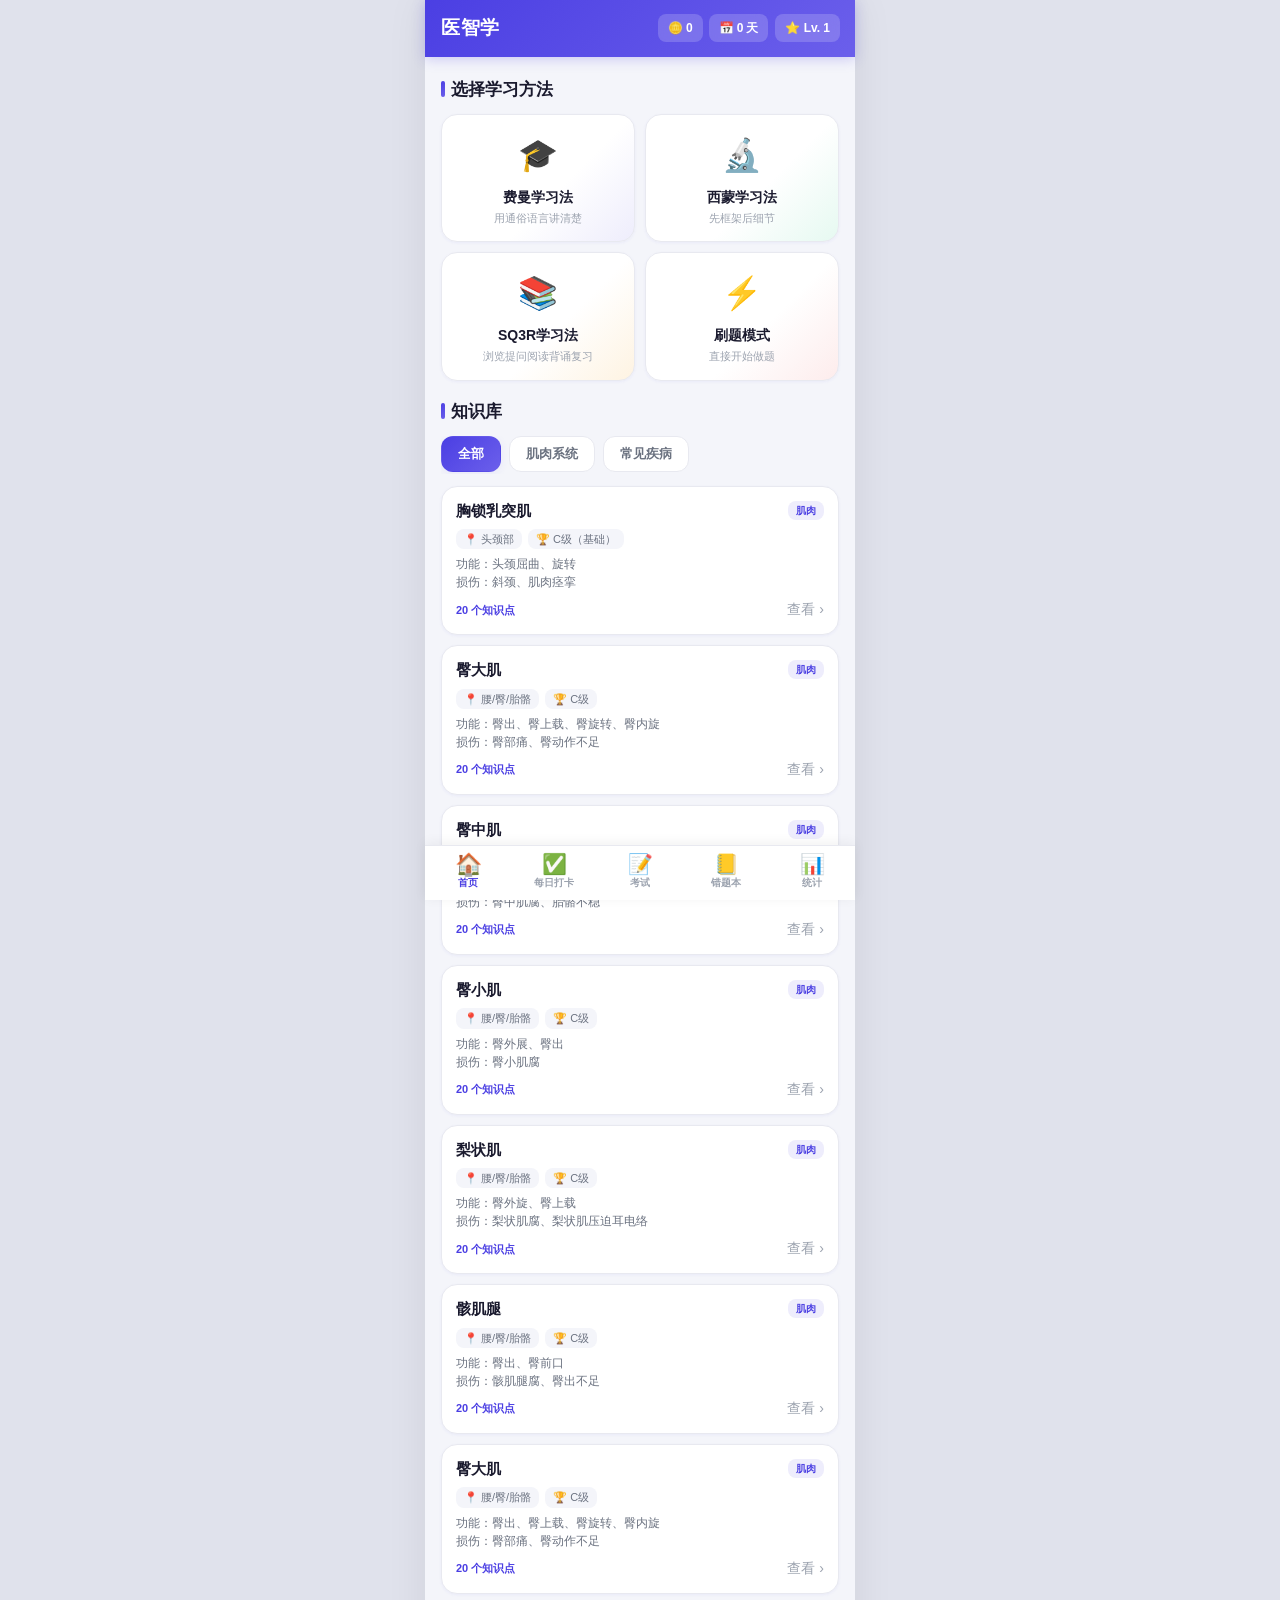
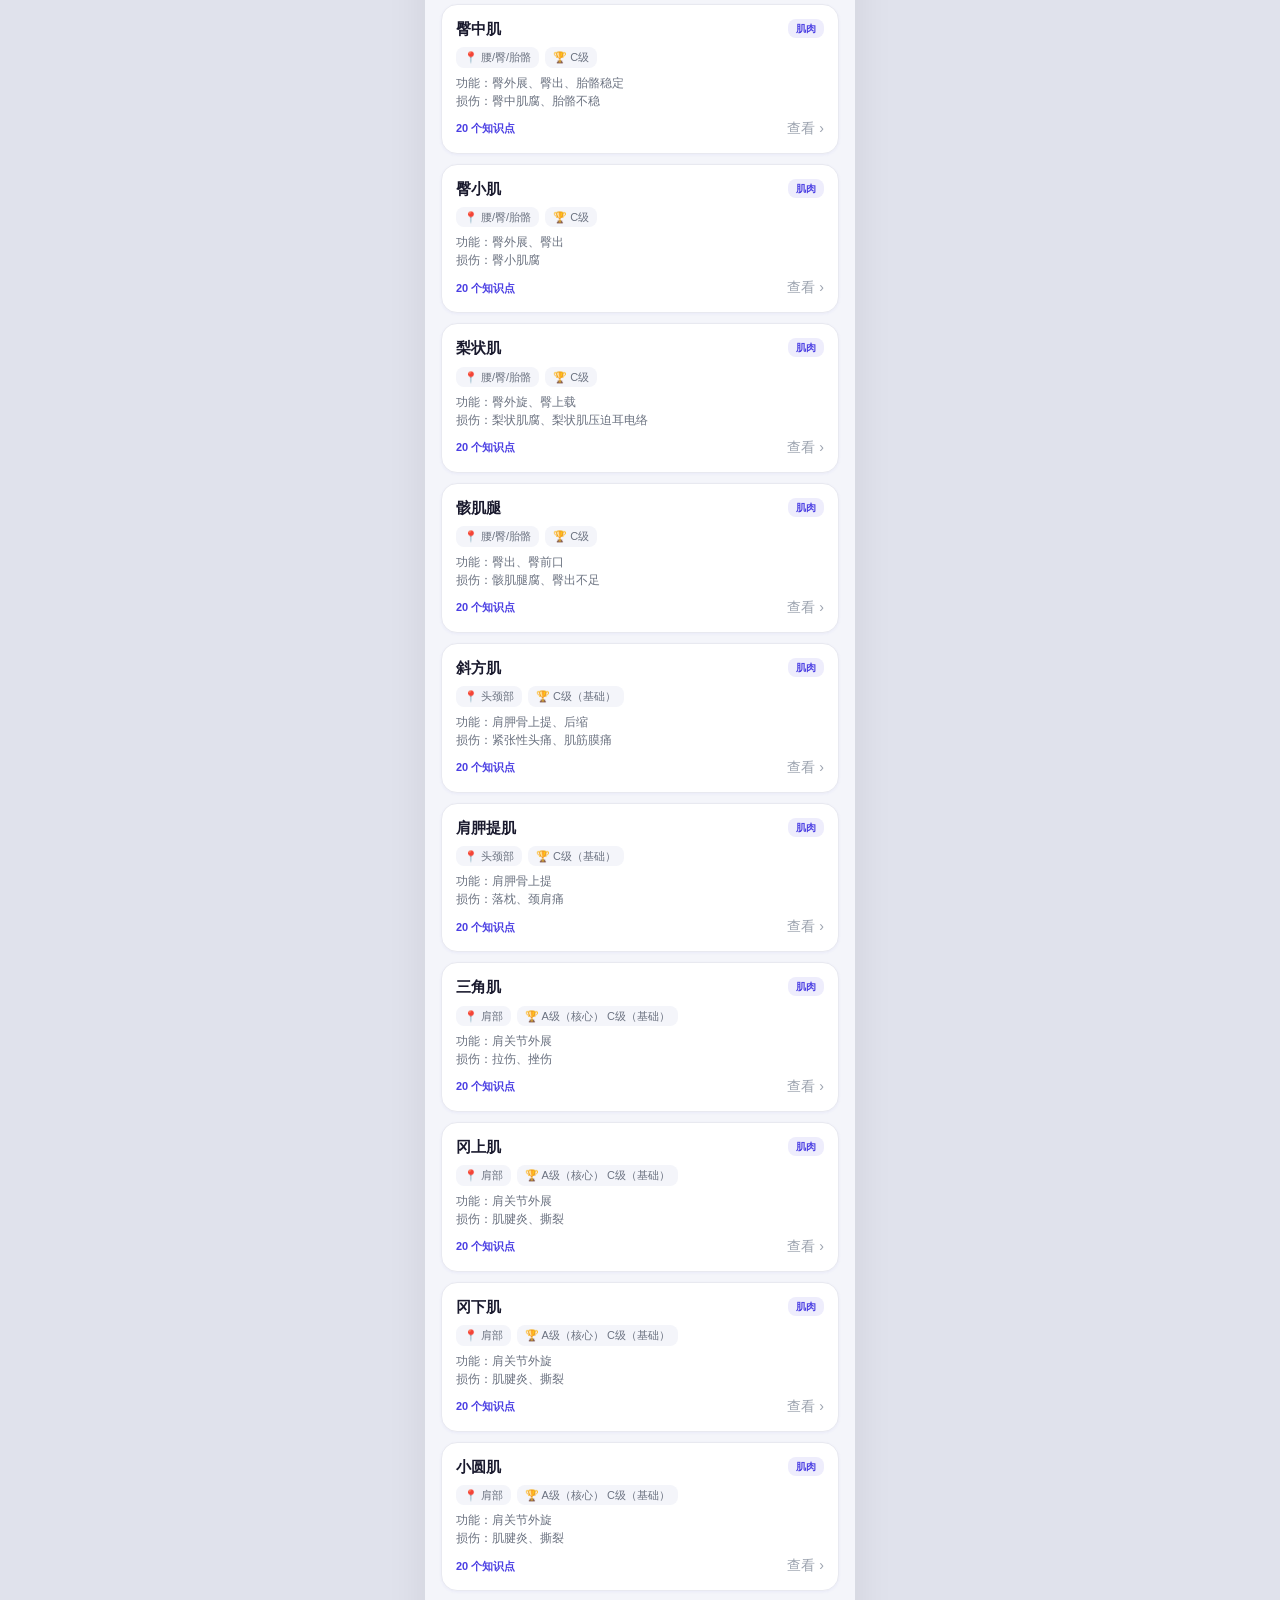
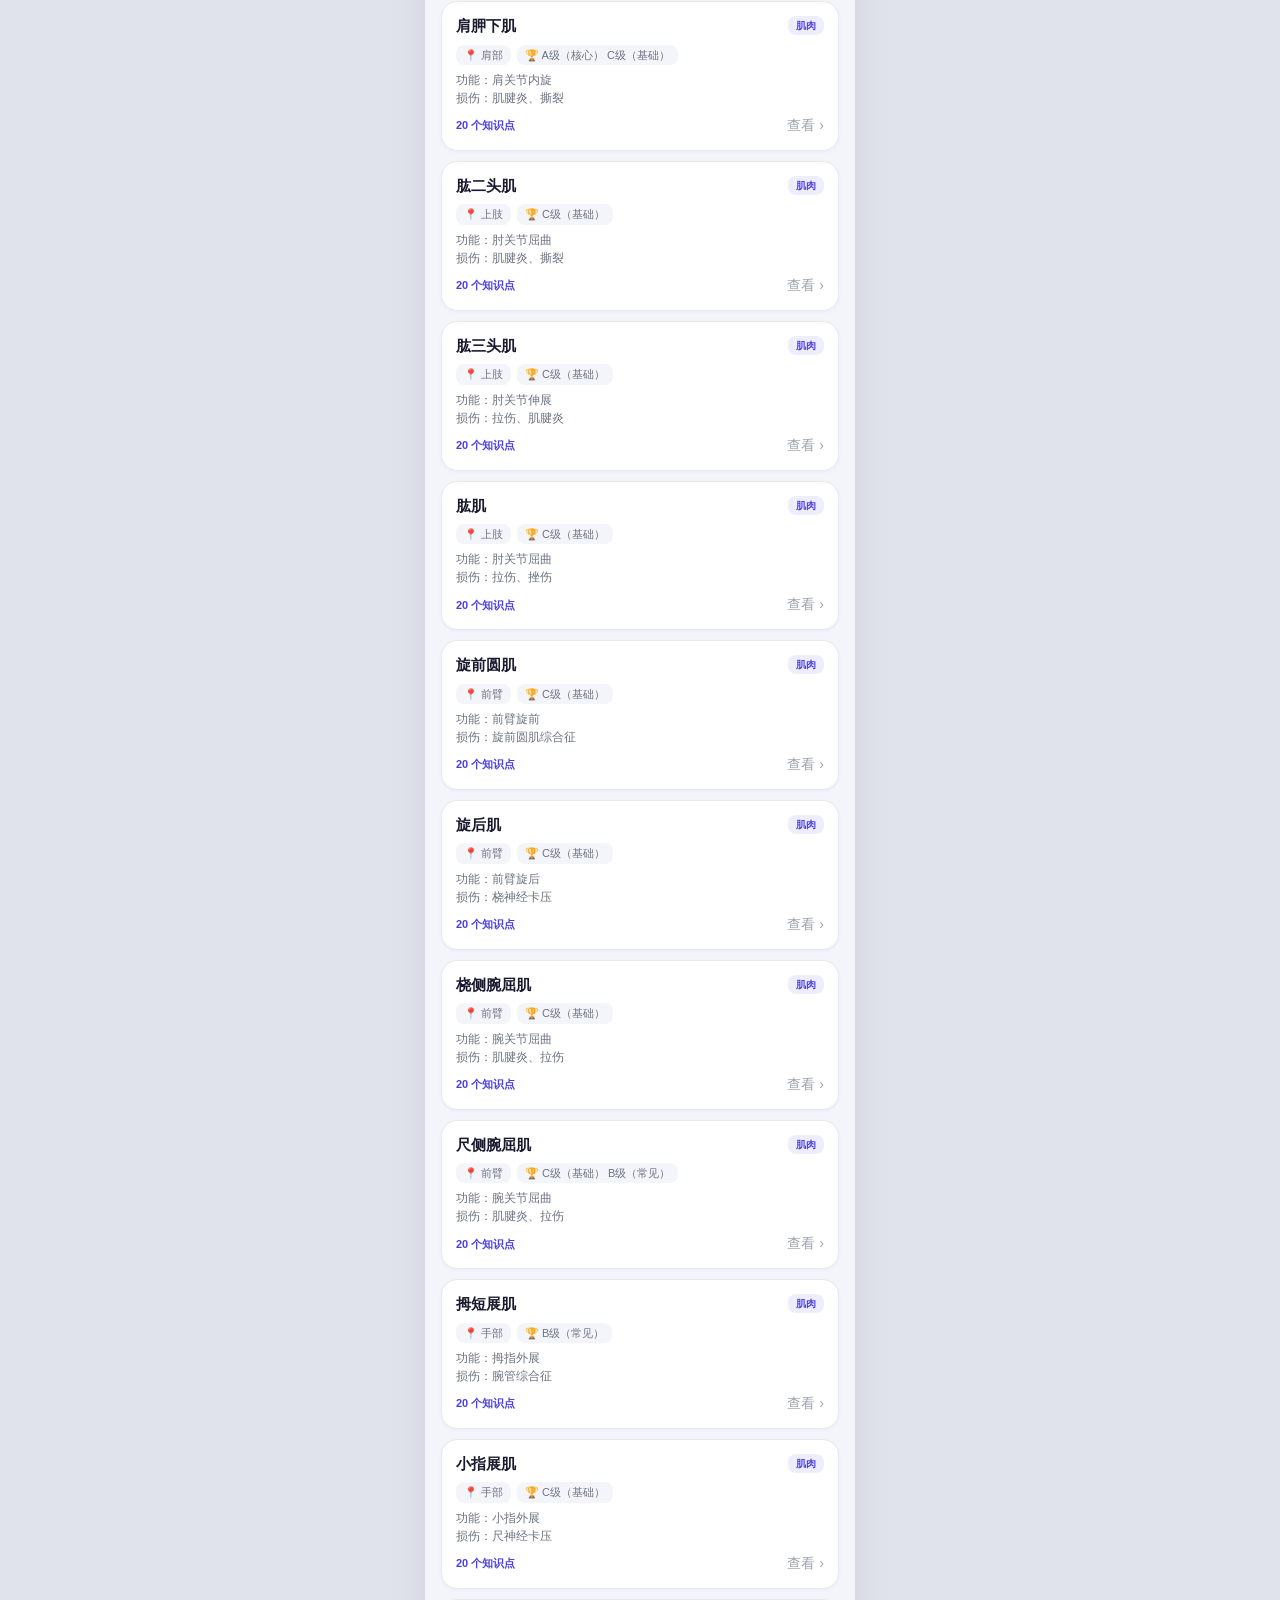
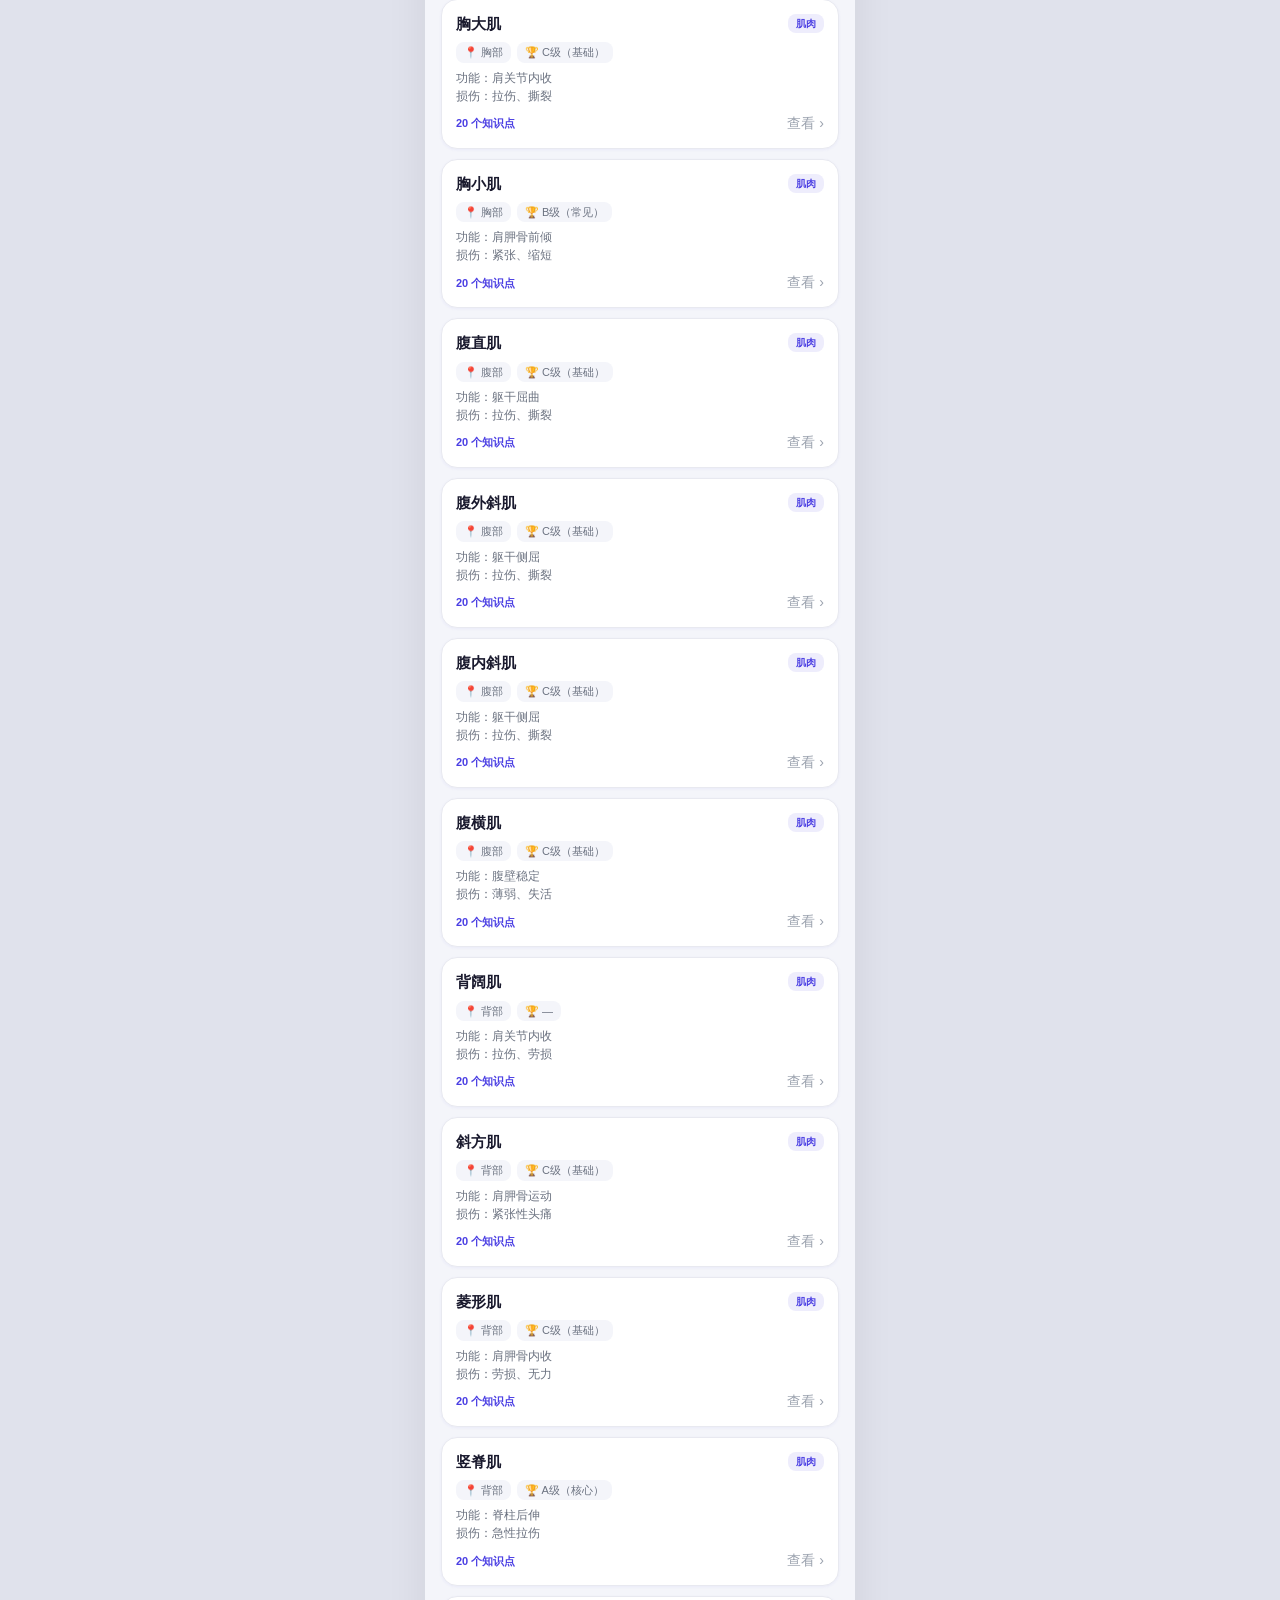
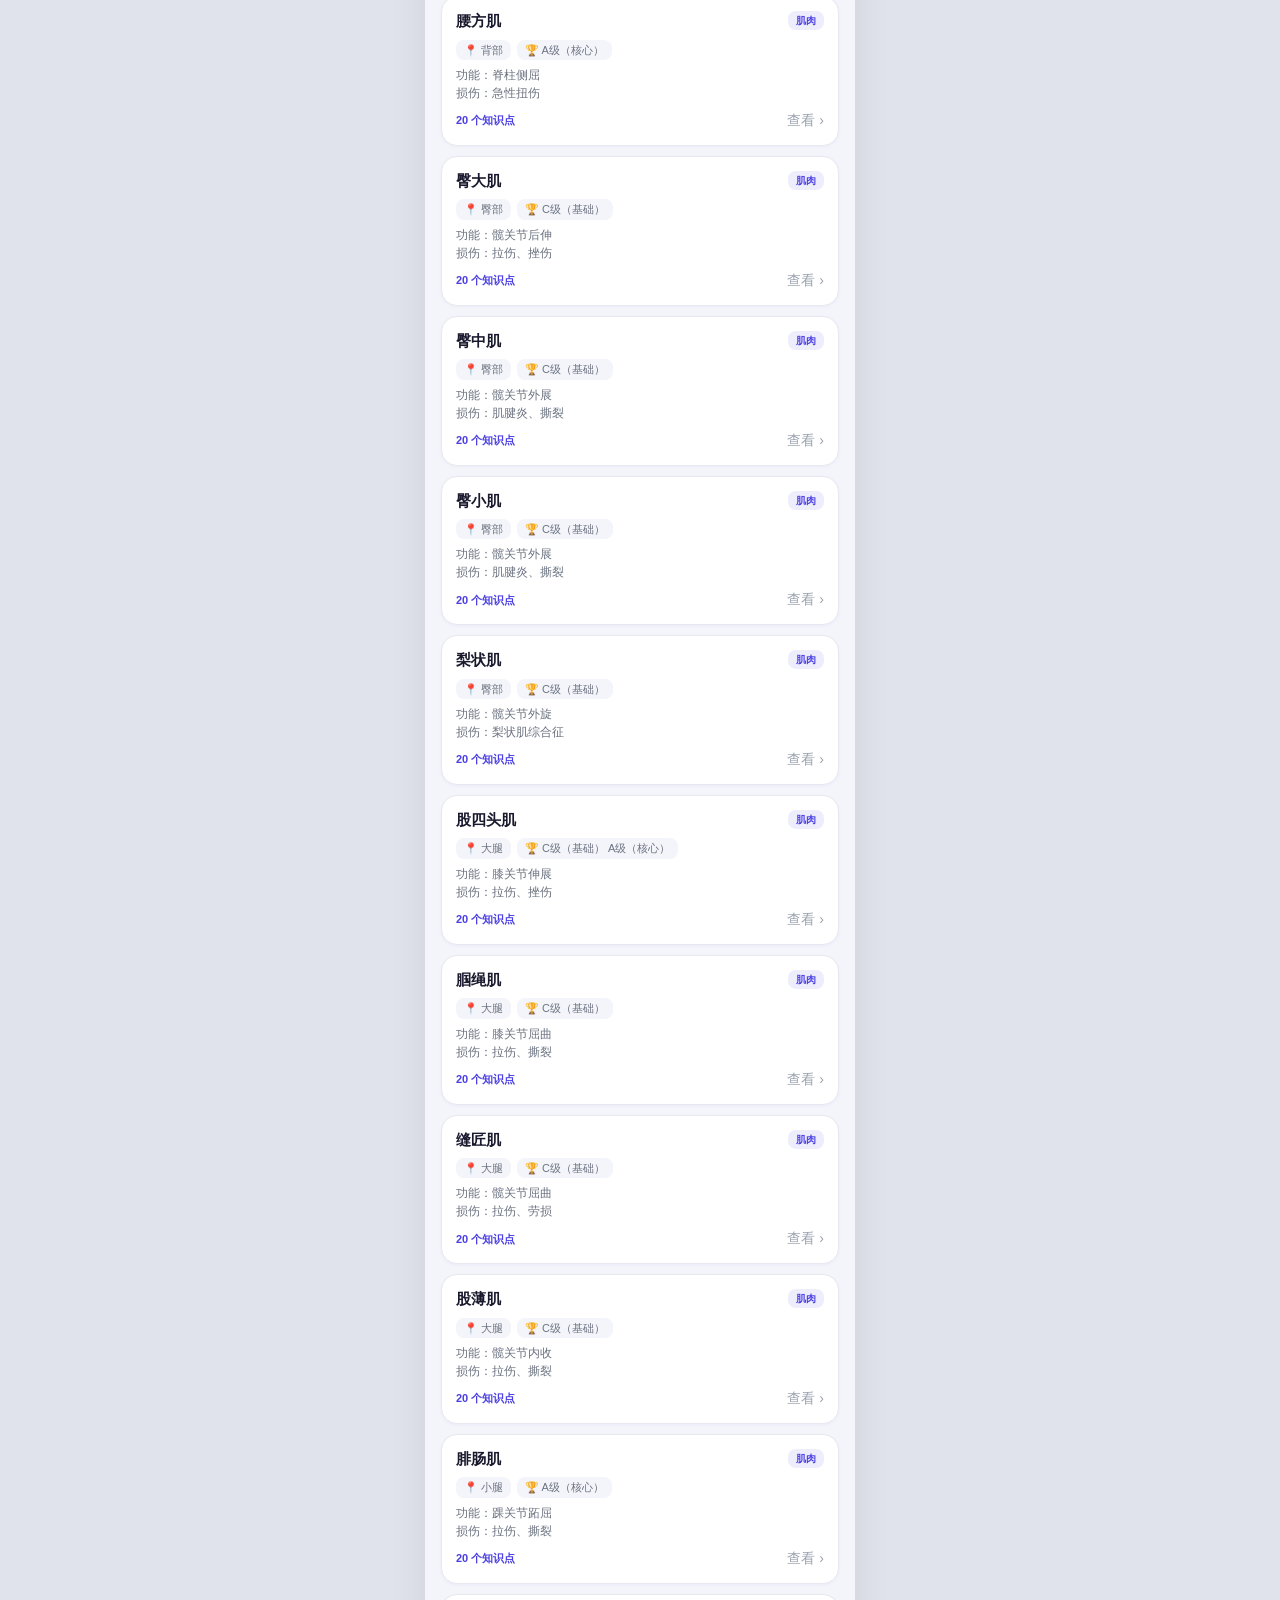
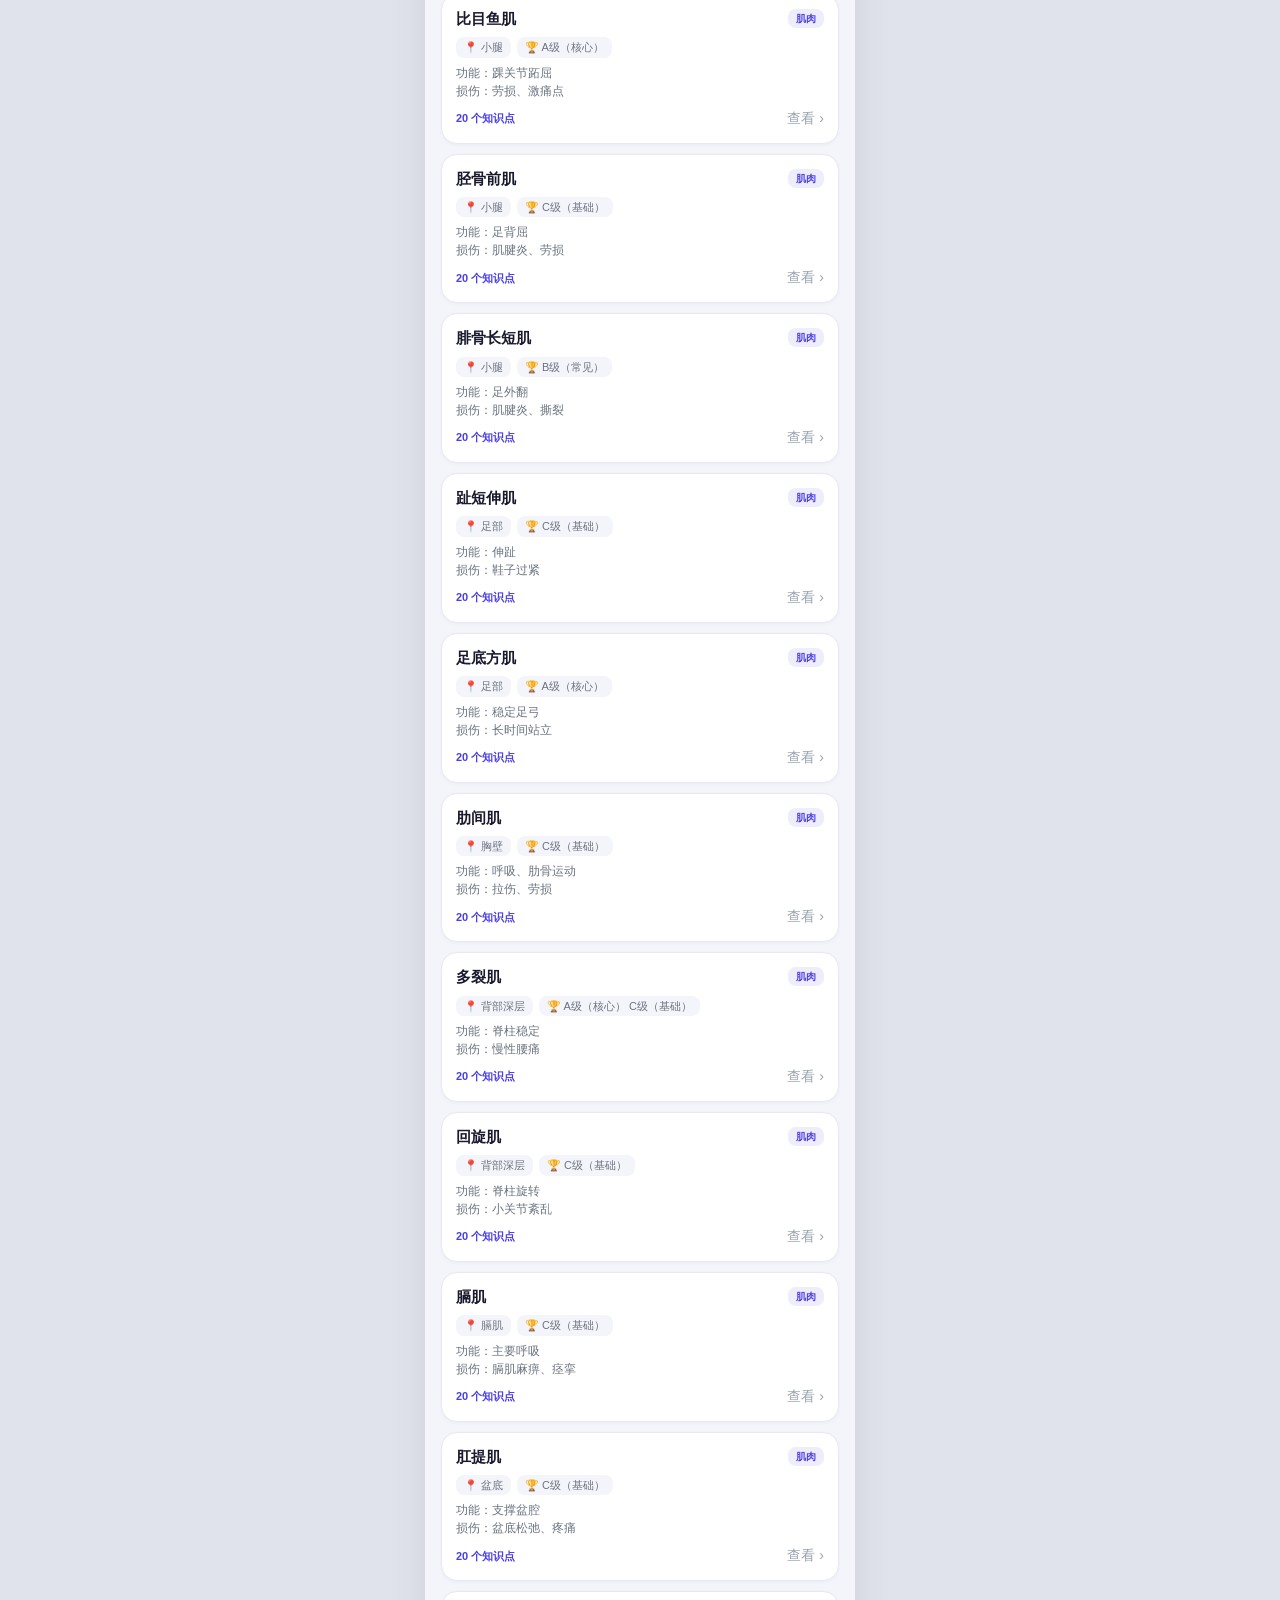
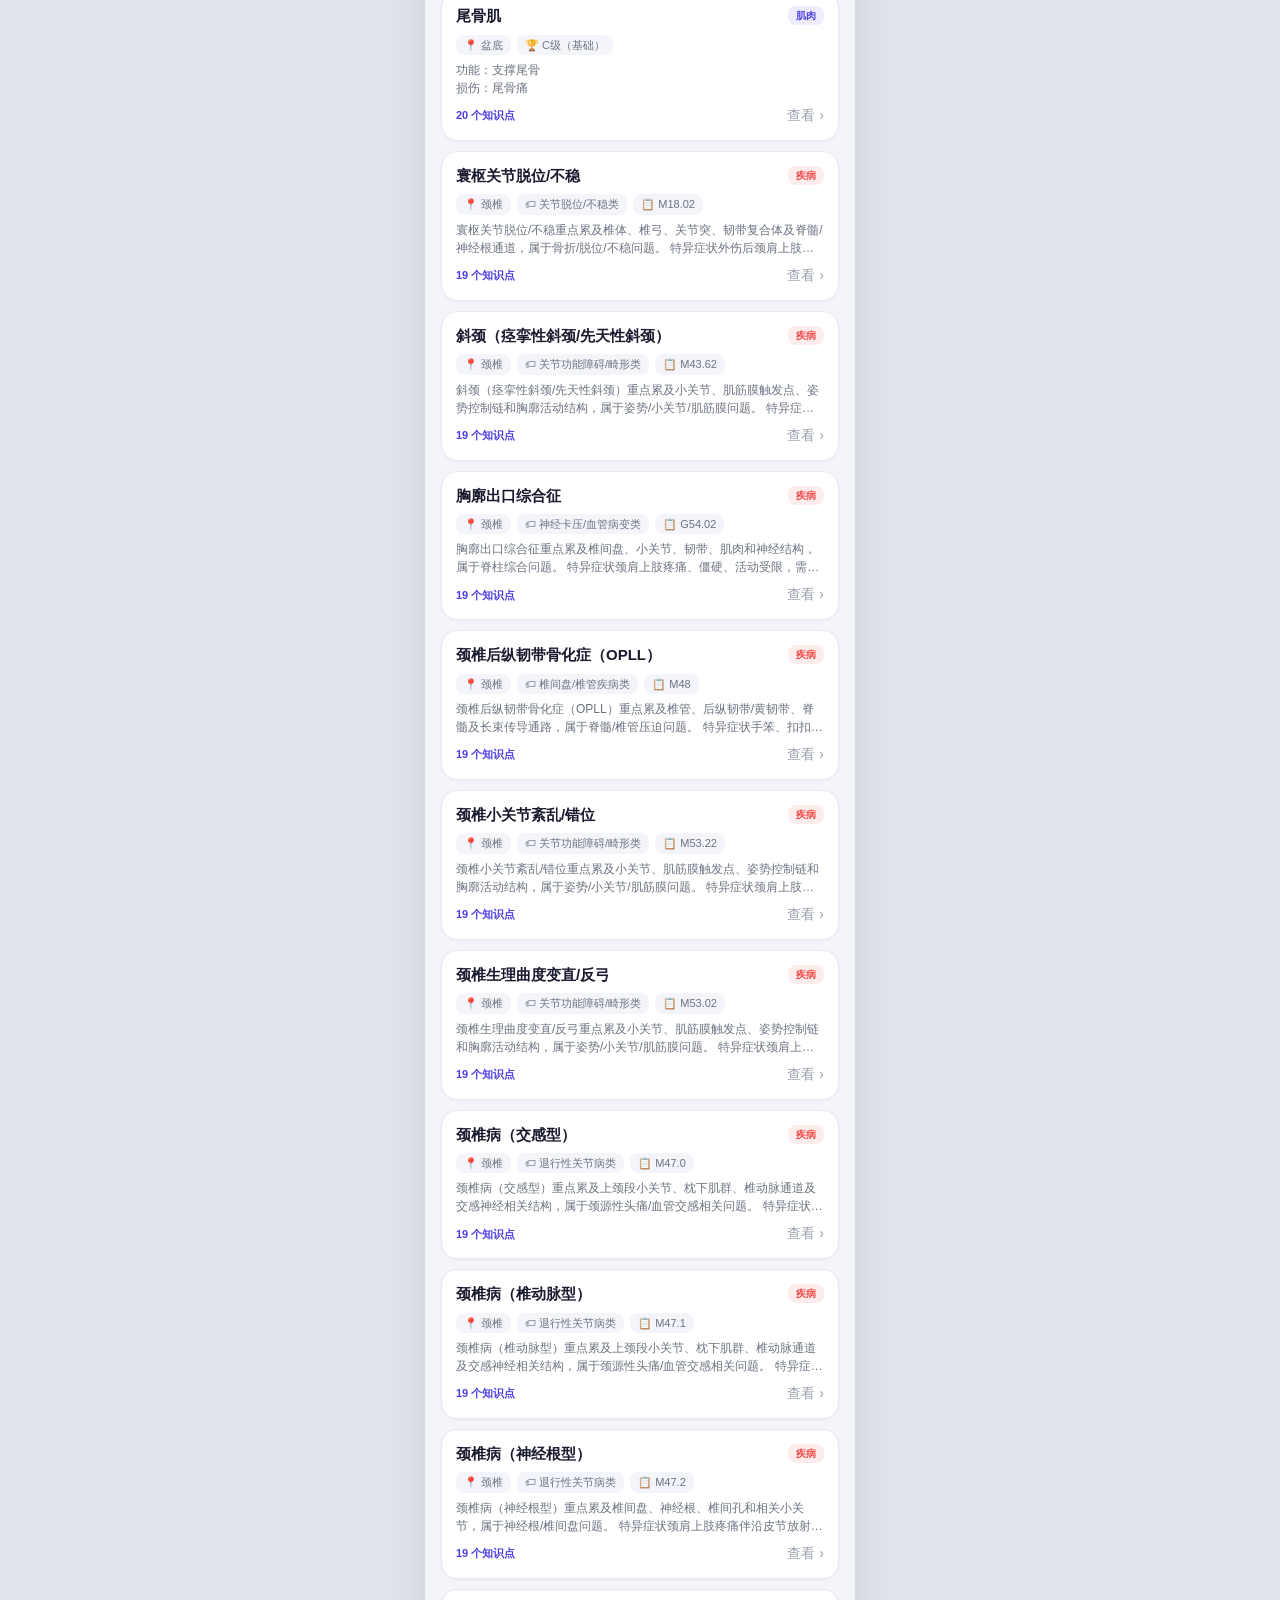
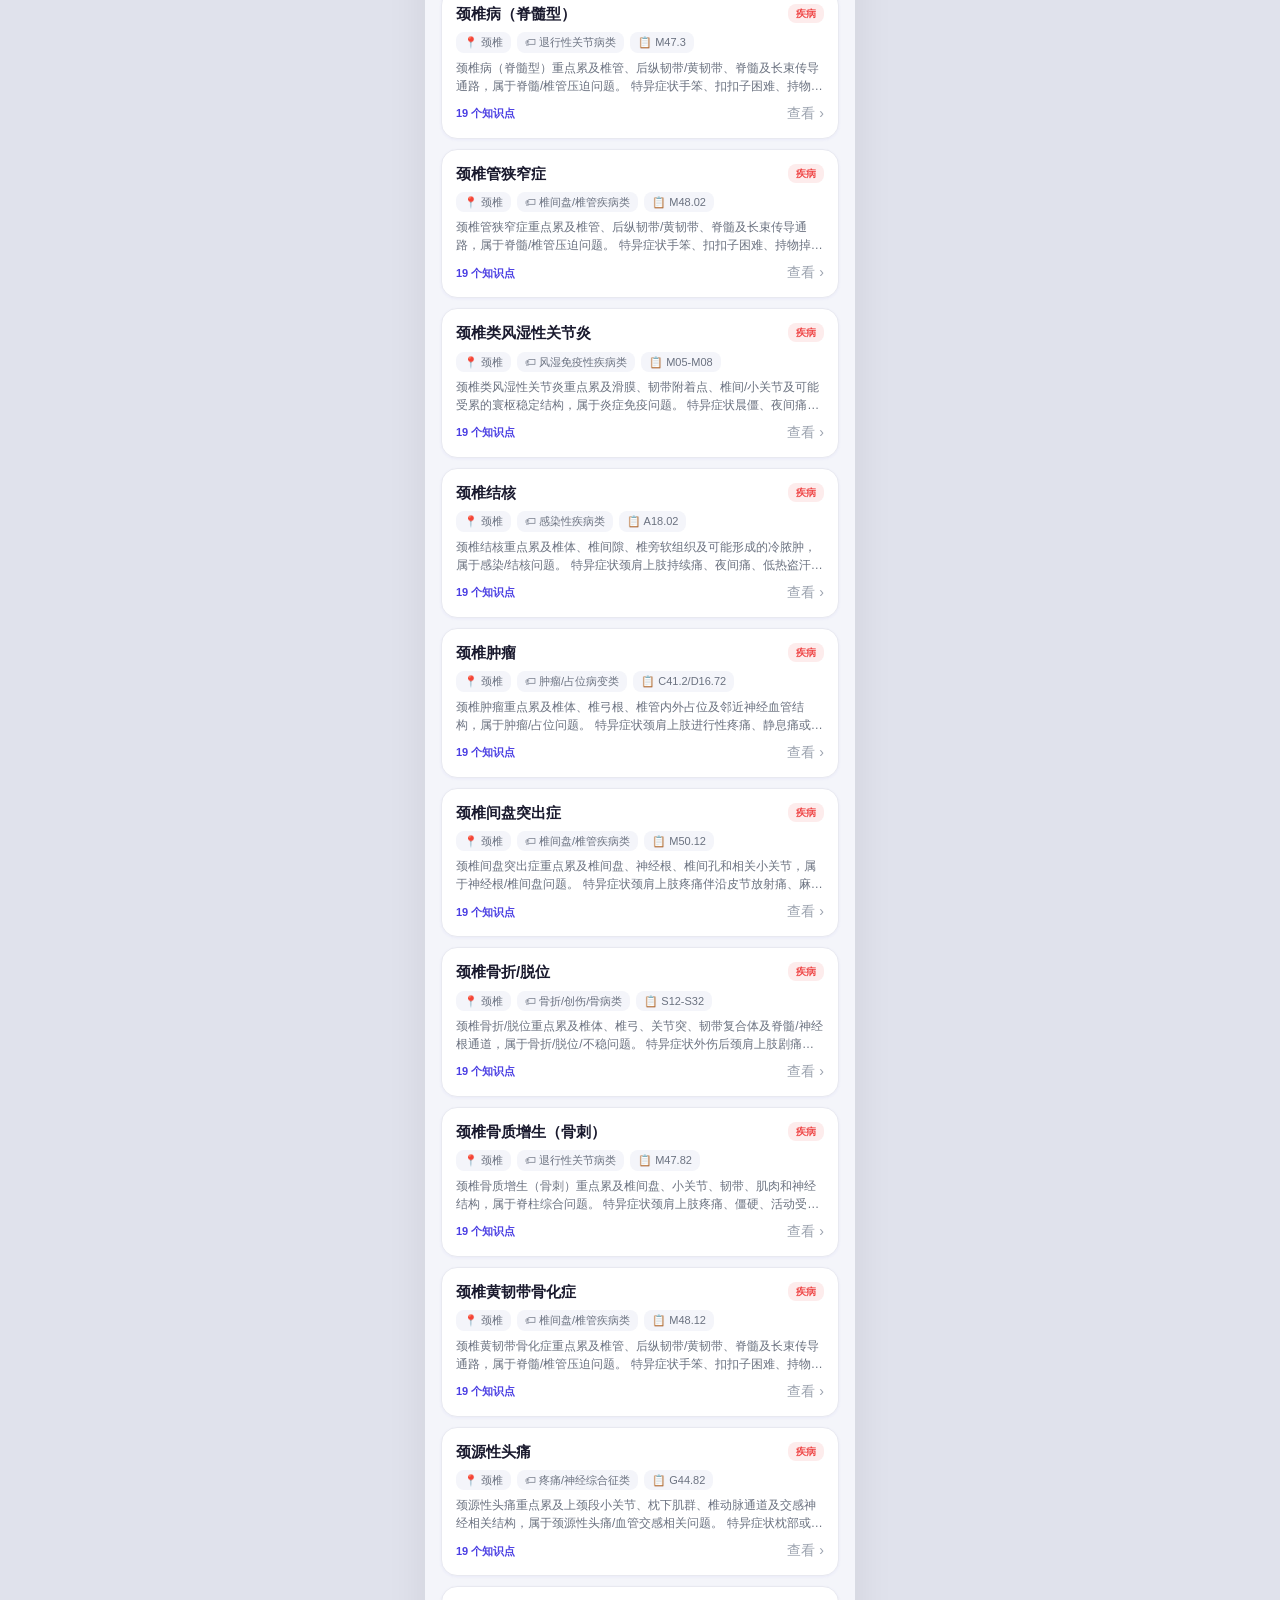
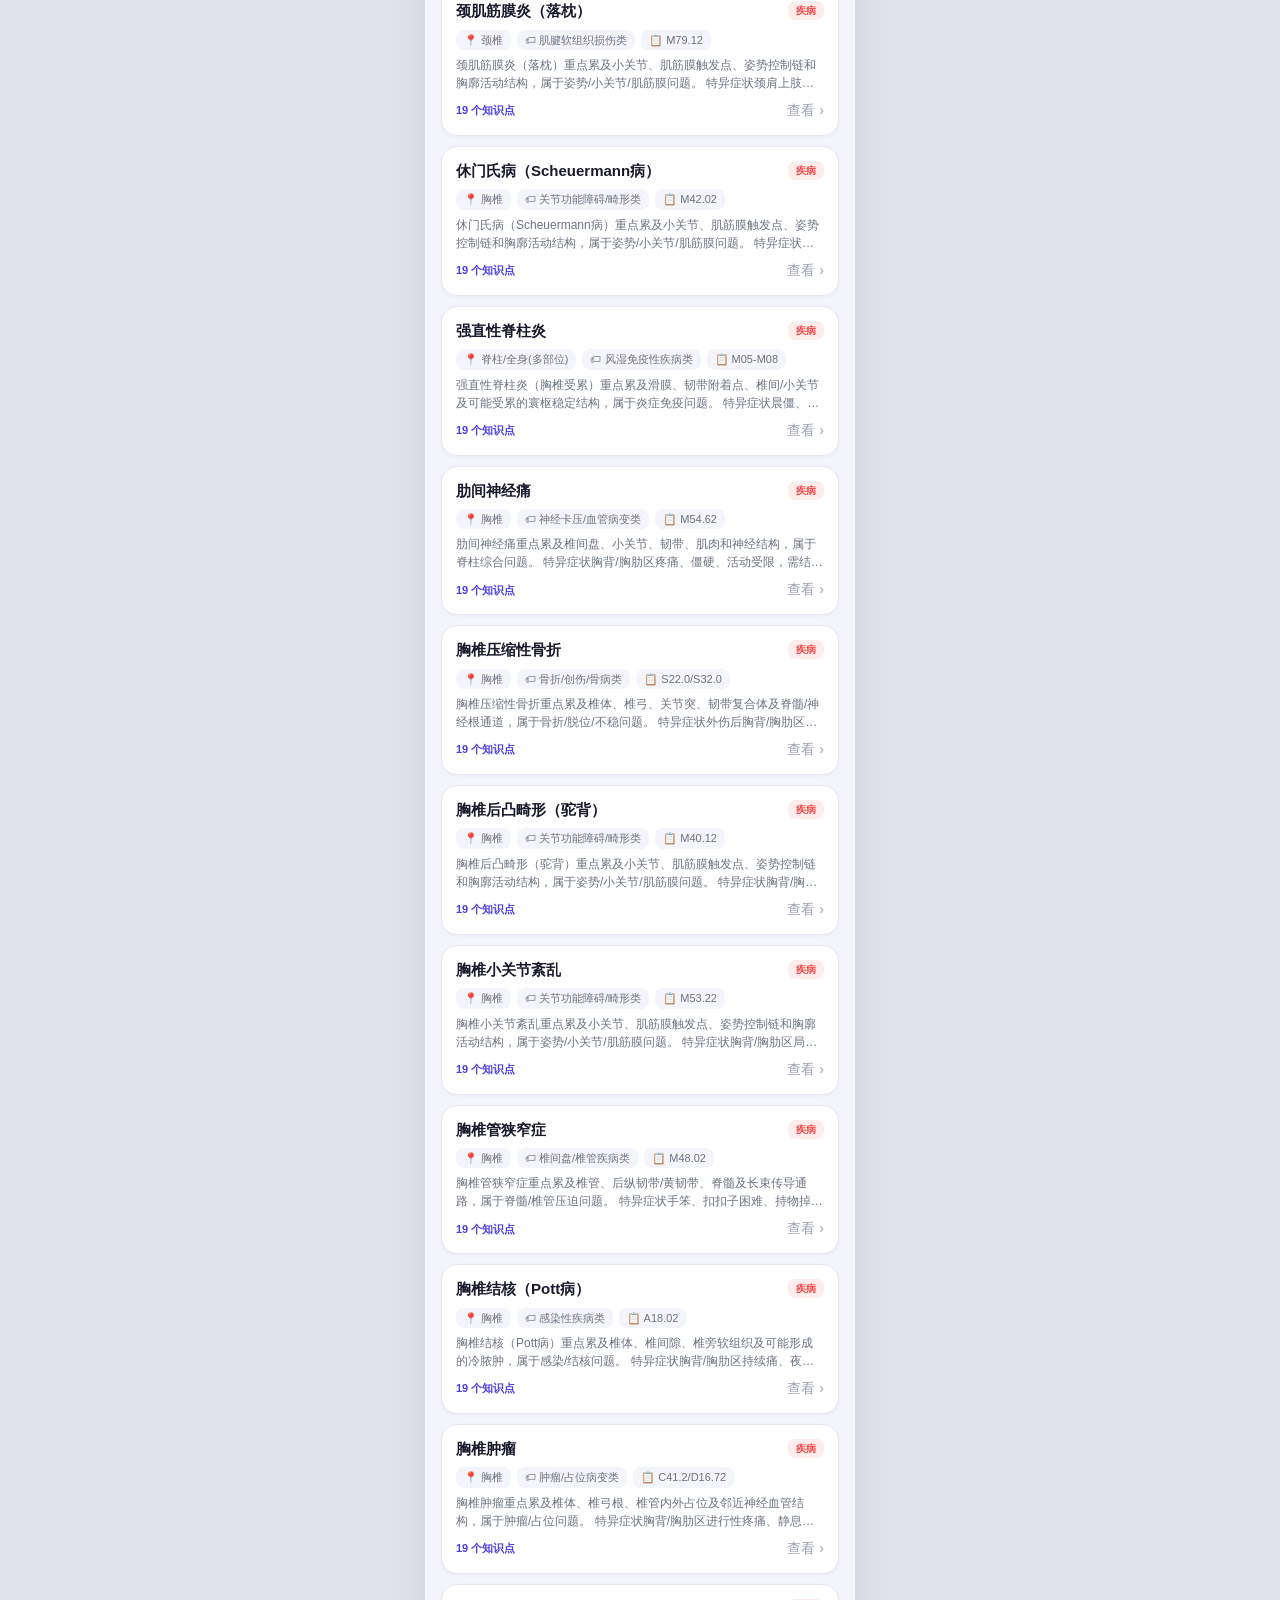
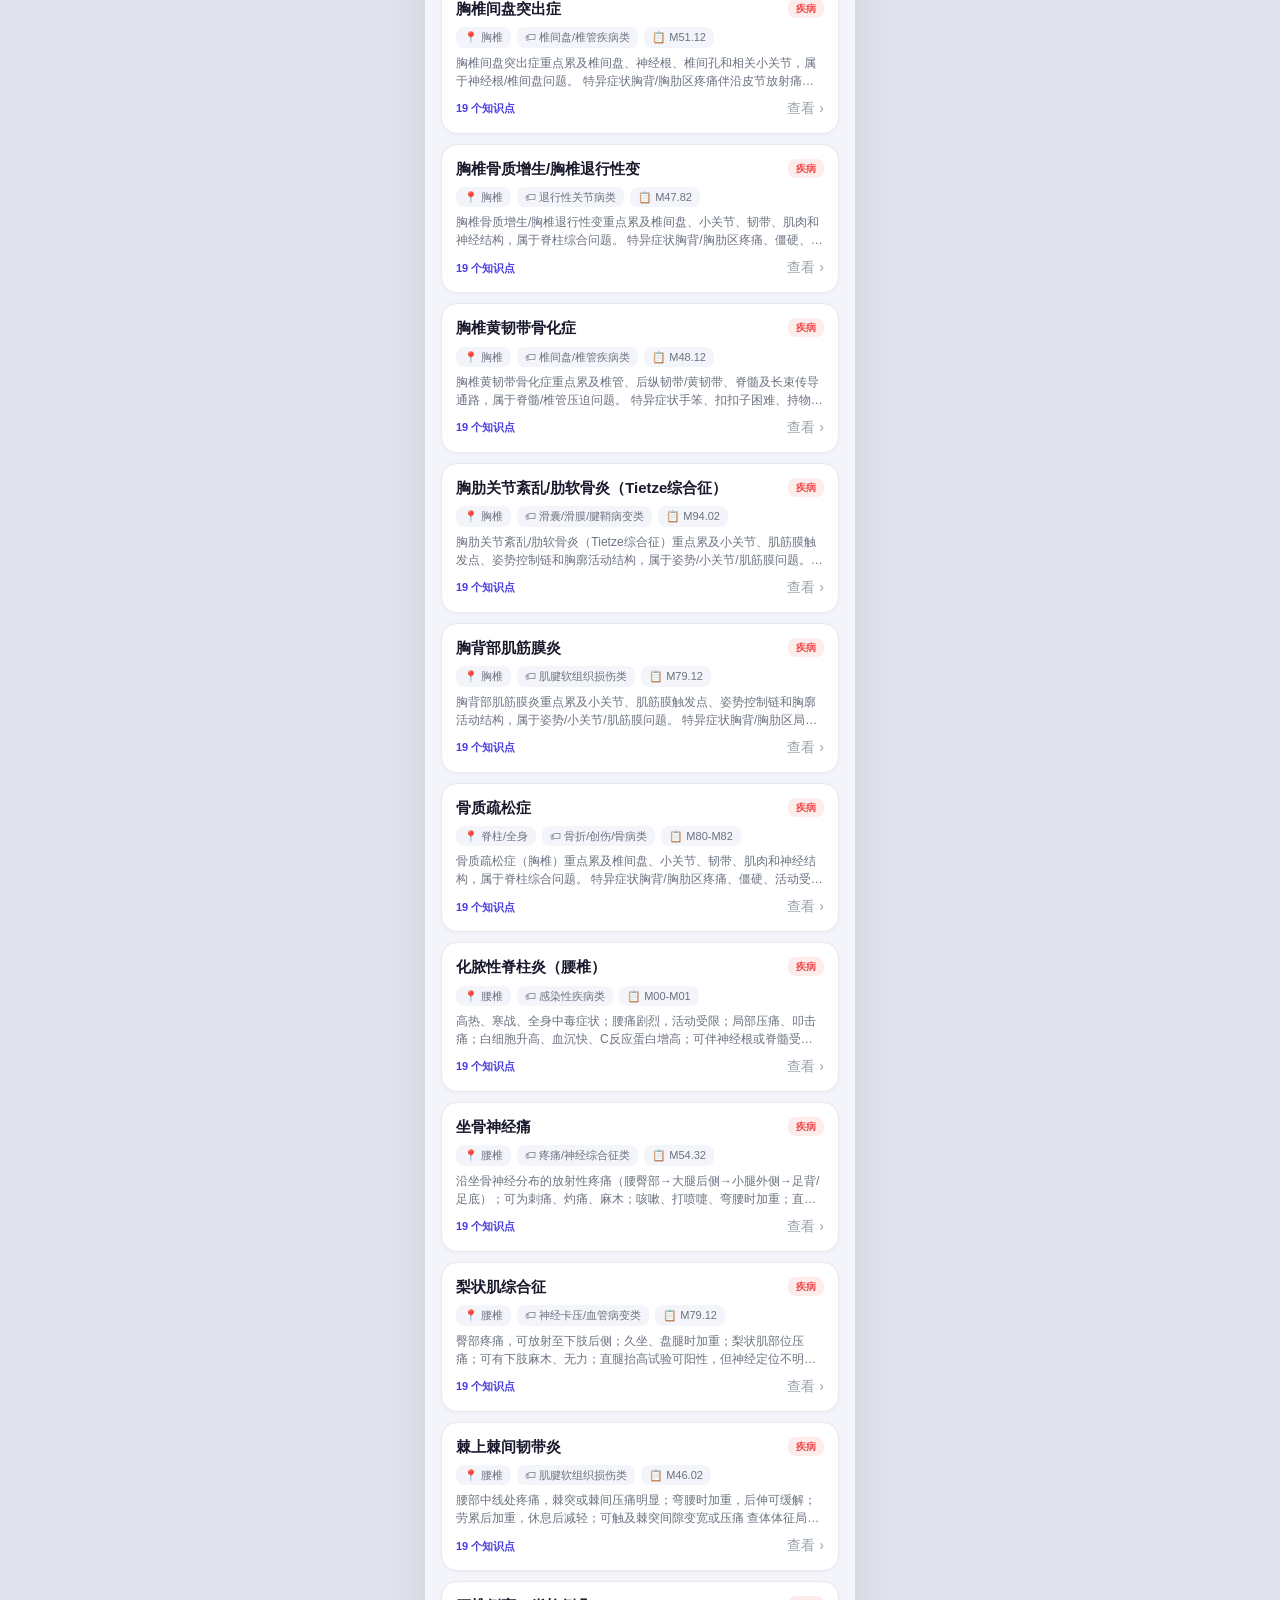
<file: index.html>
<!DOCTYPE html>
<html lang="zh-CN">
<head>
<meta charset="UTF-8">
<meta name="viewport" content="width=device-width, initial-scale=1.0, maximum-scale=1.0, user-scalable=no, viewport-fit=cover">
<meta http-equiv="Cache-Control" content="no-cache, no-store, must-revalidate">
<meta name="theme-color" content="#4B3FE3">
<meta name="apple-mobile-web-app-capable" content="yes">
<meta name="apple-mobile-web-app-status-bar-style" content="default">
<title>医智学 - 肌骨康复学习</title>
<style>
/* ===== 全局变量 - 医疗蓝色系主题 ===== */
:root {
  --primary: #4B3FE3;
  --primary-light: #6B5FEB;
  --primary-dark: #3A2FC9;
  --primary-bg: #EEEDFC;
  --bg: #F4F5FA;
  --card-bg: #FFFFFF;
  --text: #1A1A2E;
  --text-secondary: #6B7280;
  --text-tertiary: #9CA3AF;
  --border: #E8E9F0;
  --success: #10B981;
  --success-bg: #E6F9F1;
  --error: #EF4444;
  --error-bg: #FDECEC;
  --warning: #F59E0B;
  --warning-bg: #FEF3E2;
  --info: #3B82F6;
  --shadow-sm: 0 1px 3px rgba(75, 63, 227, 0.06);
  --shadow: 0 2px 8px rgba(75, 63, 227, 0.08);
  --shadow-lg: 0 6px 20px rgba(75, 63, 227, 0.12);
  --radius-sm: 8px;
  --radius: 12px;
  --radius-lg: 16px;
  --radius-xl: 20px;
  --gradient: linear-gradient(135deg, #4B3FE3 0%, #6B5FEB 100%);
}

* {
  margin: 0;
  padding: 0;
  box-sizing: border-box;
  -webkit-tap-highlight-color: transparent;
}

html, body {
  font-family: -apple-system, BlinkMacSystemFont, "PingFang SC", "Microsoft YaHei", "Segoe UI", Roboto, sans-serif;
  background: #E0E2EC;
  color: var(--text);
  -webkit-font-smoothing: antialiased;
  font-size: 15px;
  line-height: 1.5;
}

body {
  max-width: 430px;
  margin: 0 auto;
  min-height: 100vh;
  position: relative;
  background: var(--bg);
  box-shadow: 0 0 40px rgba(0,0,0,0.08);
  padding-bottom: 76px;
}

/* ===== 加载动画 ===== */
.loading-overlay {
  position: fixed;
  top: 0; left: 50%;
  transform: translateX(-50%);
  width: 100%;
  max-width: 430px;
  height: 100%;
  background: var(--bg);
  display: flex;
  flex-direction: column;
  align-items: center;
  justify-content: center;
  z-index: 9999;
  transition: opacity 0.3s ease;
}
.loading-overlay.hide {
  opacity: 0;
  pointer-events: none;
}
.spinner {
  width: 52px;
  height: 52px;
  border: 4px solid var(--primary-bg);
  border-top-color: var(--primary);
  border-radius: 50%;
  animation: spin 0.8s linear infinite;
  margin-bottom: 18px;
}
.spinner-pulse {
  position: relative;
  width: 70px;
  height: 70px;
  margin-bottom: 22px;
}
.spinner-pulse .ring {
  position: absolute;
  inset: 0;
  border: 3px solid var(--primary);
  border-radius: 50%;
  opacity: 0.6;
  animation: pulse 1.4s ease-out infinite;
}
.spinner-pulse .ring:nth-child(2) { animation-delay: 0.4s; }
.spinner-pulse .ring:nth-child(3) { animation-delay: 0.8s; }
.spinner-pulse .core {
  position: absolute;
  inset: 22px;
  background: var(--gradient);
  border-radius: 50%;
}
@keyframes spin { to { transform: rotate(360deg); } }
@keyframes pulse {
  0% { transform: scale(0.5); opacity: 0.8; }
  100% { transform: scale(1.4); opacity: 0; }
}
.loading-text {
  color: var(--primary);
  font-weight: 600;
  font-size: 16px;
  letter-spacing: 0.5px;
}
.loading-sub {
  color: var(--text-tertiary);
  font-size: 13px;
  margin-top: 8px;
}

/* ===== 错误提示 ===== */
.error-overlay {
  position: fixed;
  top: 0; left: 50%;
  transform: translateX(-50%);
  width: 100%;
  max-width: 430px;
  height: 100%;
  background: var(--bg);
  display: flex;
  flex-direction: column;
  align-items: center;
  justify-content: center;
  z-index: 9998;
  padding: 32px;
  text-align: center;
}
.error-icon {
  font-size: 56px;
  margin-bottom: 16px;
}
.error-text {
  color: var(--error);
  font-size: 17px;
  font-weight: 600;
  margin-bottom: 8px;
}
.error-sub {
  color: var(--text-secondary);
  font-size: 13px;
  margin-bottom: 16px;
}
.error-list {
  width: 100%;
  max-height: 140px;
  overflow-y: auto;
  margin-bottom: 20px;
  padding: 10px 12px;
  background: #fff;
  border: 1px solid var(--border);
  border-radius: var(--radius-sm);
  text-align: left;
  font-size: 12px;
  color: var(--text-secondary);
  line-height: 1.55;
}
.error-list:empty { display: none; }
.error-list .err-item { padding: 2px 0; border-bottom: 1px dashed var(--border); }
.error-list .err-item:last-child { border-bottom: none; }
.error-actions { display: flex; gap: 12px; }
.btn-reload {
  background: var(--gradient);
  color: #fff;
  border: none;
  padding: 12px 32px;
  border-radius: var(--radius);
  font-size: 15px;
  font-weight: 600;
  cursor: pointer;
  box-shadow: var(--shadow);
}

/* ===== 顶部导航栏 ===== */
.top-nav {
  position: sticky;
  top: 0;
  z-index: 100;
  background: var(--gradient);
  color: #fff;
  padding: 14px 16px;
  padding-top: calc(14px + env(safe-area-inset-top, 0px));
  display: flex;
  align-items: center;
  justify-content: space-between;
  box-shadow: 0 2px 12px rgba(75, 63, 227, 0.25);
}
.nav-left {
  display: flex;
  align-items: center;
  gap: 10px;
  min-width: 0;
}
.back-btn {
  background: rgba(255,255,255,0.2);
  border: none;
  color: #fff;
  width: 32px;
  height: 32px;
  border-radius: 50%;
  font-size: 18px;
  cursor: pointer;
  display: flex;
  align-items: center;
  justify-content: center;
  flex-shrink: 0;
}
.top-title {
  font-size: 19px;
  font-weight: 700;
  letter-spacing: 0.5px;
}
.nav-right {
  display: flex;
  align-items: center;
  gap: 6px;
  flex-shrink: 0;
}
.stat-pill {
  background: rgba(255,255,255,0.18);
  padding: 5px 10px;
  border-radius: var(--radius-sm);
  font-size: 12px;
  font-weight: 600;
  display: flex;
  align-items: center;
  gap: 3px;
  backdrop-filter: blur(6px);
}

/* ===== 页面容器 ===== */
main {
  min-height: calc(100vh - 140px);
}
.page {
  display: none;
  padding: 16px;
  animation: fadeIn 0.25s ease;
}
.page.active {
  display: block;
}
@keyframes fadeIn {
  from { opacity: 0; transform: translateY(6px); }
  to { opacity: 1; transform: translateY(0); }
}

/* ===== 通用卡片 ===== */
.card {
  background: var(--card-bg);
  border-radius: var(--radius-lg);
  padding: 16px;
  box-shadow: var(--shadow-sm);
  margin-bottom: 12px;
  border: 1px solid var(--border);
}
.section-title {
  font-size: 17px;
  font-weight: 700;
  margin: 4px 0 12px;
  color: var(--text);
  display: flex;
  align-items: center;
  gap: 6px;
}
.section-title .dot {
  width: 4px;
  height: 16px;
  background: var(--gradient);
  border-radius: 2px;
}

/* ===== 学习方法卡片 ===== */
.method-grid {
  display: grid;
  grid-template-columns: 1fr 1fr;
  gap: 10px;
  margin-bottom: 18px;
}
.method-card {
  background: var(--card-bg);
  border-radius: var(--radius-lg);
  padding: 16px 12px;
  text-align: center;
  cursor: pointer;
  border: 1px solid var(--border);
  box-shadow: var(--shadow-sm);
  transition: transform 0.15s ease, box-shadow 0.15s ease;
  position: relative;
  overflow: hidden;
}
.method-card:active {
  transform: scale(0.97);
}
.method-card .icon {
  font-size: 32px;
  margin-bottom: 8px;
  display: block;
}
.method-card .name {
  font-size: 14px;
  font-weight: 700;
  color: var(--text);
  margin-bottom: 3px;
}
.method-card .desc {
  font-size: 11px;
  color: var(--text-tertiary);
  line-height: 1.3;
}
.method-card.feynman { background: linear-gradient(135deg, #fff 60%, #EEEDFC 100%); }
.method-card.simon { background: linear-gradient(135deg, #fff 60%, #E6F9F1 100%); }
.method-card.sq3r { background: linear-gradient(135deg, #fff 60%, #FEF3E2 100%); }
.method-card.quiz { background: linear-gradient(135deg, #fff 60%, #FDECEC 100%); }

/* ===== 分类标签 ===== */
.tab-bar {
  display: flex;
  gap: 8px;
  margin-bottom: 12px;
  overflow-x: auto;
  -webkit-overflow-scrolling: touch;
  scrollbar-width: none;
  padding-bottom: 2px;
}
.tab-bar::-webkit-scrollbar { display: none; }
.cat-tab {
  padding: 7px 16px;
  border-radius: var(--radius);
  font-size: 13px;
  font-weight: 600;
  background: var(--card-bg);
  color: var(--text-secondary);
  border: 1px solid var(--border);
  cursor: pointer;
  white-space: nowrap;
  flex-shrink: 0;
  transition: all 0.15s ease;
}
.cat-tab.active {
  background: var(--gradient);
  color: #fff;
  border-color: transparent;
  box-shadow: var(--shadow);
}

/* ===== 知识点卡片 ===== */
.kp-card {
  background: var(--card-bg);
  border-radius: var(--radius-lg);
  padding: 14px;
  margin-bottom: 10px;
  border: 1px solid var(--border);
  box-shadow: var(--shadow-sm);
  cursor: pointer;
  transition: transform 0.12s ease, box-shadow 0.12s ease;
}
.kp-card:active {
  transform: scale(0.98);
  box-shadow: var(--shadow);
}
.kp-card .kp-head {
  display: flex;
  align-items: flex-start;
  justify-content: space-between;
  gap: 8px;
  margin-bottom: 8px;
}
.kp-card .kp-name {
  font-size: 15px;
  font-weight: 700;
  color: var(--text);
  flex: 1;
  line-height: 1.35;
}
.kp-card .kp-badge {
  font-size: 10px;
  padding: 2px 8px;
  border-radius: var(--radius-sm);
  font-weight: 600;
  flex-shrink: 0;
}
.kp-badge.muscle { background: var(--primary-bg); color: var(--primary); }
.kp-badge.disease { background: var(--error-bg); color: var(--error); }
.kp-card .kp-meta {
  display: flex;
  flex-wrap: wrap;
  gap: 6px;
  margin-bottom: 6px;
}
.kp-meta .meta-item {
  font-size: 11px;
  color: var(--text-secondary);
  background: var(--bg);
  padding: 2px 8px;
  border-radius: var(--radius-sm);
}
.kp-card .kp-desc {
  font-size: 12px;
  color: var(--text-secondary);
  line-height: 1.5;
  display: -webkit-box;
  -webkit-line-clamp: 2;
  -webkit-box-orient: vertical;
  overflow: hidden;
}
.kp-card .kp-foot {
  margin-top: 8px;
  display: flex;
  justify-content: space-between;
  align-items: center;
}
.kp-count {
  font-size: 11px;
  color: var(--primary);
  font-weight: 600;
}
.kp-arrow {
  color: var(--text-tertiary);
  font-size: 14px;
}

/* ===== 题目相关 ===== */
.q-header {
  display: flex;
  justify-content: space-between;
  align-items: center;
  margin-bottom: 14px;
}
.q-progress {
  font-size: 13px;
  color: var(--text-secondary);
  font-weight: 600;
}
.q-progress .num {
  color: var(--primary);
  font-size: 16px;
}
.q-timer {
  background: var(--primary-bg);
  color: var(--primary);
  padding: 5px 12px;
  border-radius: var(--radius);
  font-size: 14px;
  font-weight: 700;
  font-variant-numeric: tabular-nums;
}
.q-timer.warn { background: var(--warning-bg); color: var(--warning); }
.q-timer.danger { background: var(--error-bg); color: var(--error); }
.q-type-tag {
  display: inline-block;
  font-size: 11px;
  padding: 2px 8px;
  border-radius: var(--radius-sm);
  font-weight: 600;
  margin-bottom: 8px;
}
.q-type-tag.single { background: var(--primary-bg); color: var(--primary); }
.q-type-tag.judge { background: var(--warning-bg); color: var(--warning); }
.q-question {
  font-size: 16px;
  font-weight: 600;
  line-height: 1.55;
  color: var(--text);
  margin-bottom: 16px;
}
.q-options {
  display: flex;
  flex-direction: column;
  gap: 10px;
}
.q-option {
  background: var(--card-bg);
  border: 2px solid var(--border);
  border-radius: var(--radius);
  padding: 14px;
  font-size: 14px;
  color: var(--text);
  cursor: pointer;
  transition: all 0.15s ease;
  line-height: 1.45;
  display: flex;
  align-items: flex-start;
  gap: 10px;
}
.q-option:active {
  transform: scale(0.98);
}
.q-option .opt-label {
  width: 24px;
  height: 24px;
  border-radius: 50%;
  background: var(--bg);
  color: var(--text-secondary);
  display: flex;
  align-items: center;
  justify-content: center;
  font-size: 12px;
  font-weight: 700;
  flex-shrink: 0;
  transition: all 0.15s ease;
}
.q-option .opt-text {
  flex: 1;
  padding-top: 2px;
}
.q-option.correct {
  border-color: var(--success);
  background: var(--success-bg);
}
.q-option.correct .opt-label {
  background: var(--success);
  color: #fff;
}
.q-option.wrong {
  border-color: var(--error);
  background: var(--error-bg);
}
.q-option.wrong .opt-label {
  background: var(--error);
  color: #fff;
}
.q-option.disabled {
  pointer-events: none;
  opacity: 0.65;
}
.q-option.disabled.correct, .q-option.disabled.wrong {
  opacity: 1;
}

.feedback {
  margin-top: 14px;
  padding: 12px 14px;
  border-radius: var(--radius);
  font-size: 14px;
  font-weight: 600;
  display: flex;
  align-items: center;
  gap: 8px;
}
.feedback.correct {
  background: var(--success-bg);
  color: var(--success);
}
.feedback.wrong {
  background: var(--error-bg);
  color: var(--error);
}
.feedback .answer-hint {
  font-size: 12px;
  font-weight: 500;
  color: var(--text-secondary);
  margin-top: 2px;
  display: block;
}

/* ===== 按钮 ===== */
.btn-primary {
  background: var(--gradient);
  color: #fff;
  border: none;
  padding: 14px;
  border-radius: var(--radius);
  font-size: 15px;
  font-weight: 700;
  cursor: pointer;
  width: 100%;
  box-shadow: var(--shadow);
  transition: transform 0.12s ease;
  letter-spacing: 0.5px;
}
.btn-primary:active {
  transform: scale(0.98);
}
.btn-primary:disabled {
  opacity: 0.5;
}
.btn-secondary {
  background: var(--card-bg);
  color: var(--primary);
  border: 1.5px solid var(--primary);
  padding: 12px;
  border-radius: var(--radius);
  font-size: 14px;
  font-weight: 600;
  cursor: pointer;
  width: 100%;
}
.btn-block {
  width: 100%;
  margin-top: 16px;
}
.btn-row {
  display: flex;
  gap: 10px;
  margin-top: 16px;
}
.btn-row > * { flex: 1; }

/* ===== 开始页 ===== */
.start-screen {
  text-align: center;
  padding: 32px 16px;
}
.start-screen .big-icon {
  font-size: 64px;
  margin-bottom: 16px;
}
.start-screen .start-title {
  font-size: 22px;
  font-weight: 700;
  color: var(--text);
  margin-bottom: 8px;
}
.start-screen .start-desc {
  font-size: 14px;
  color: var(--text-secondary);
  margin-bottom: 24px;
  line-height: 1.6;
}
.start-info {
  display: flex;
  justify-content: center;
  gap: 20px;
  margin-bottom: 24px;
}
.start-info .info-item {
  text-align: center;
}
.start-info .info-num {
  font-size: 24px;
  font-weight: 700;
  color: var(--primary);
}
.start-info .info-label {
  font-size: 12px;
  color: var(--text-tertiary);
  margin-top: 2px;
}

/* ===== 结果页 ===== */
.result-card {
  background: var(--card-bg);
  border-radius: var(--radius-xl);
  padding: 28px 20px;
  text-align: center;
  box-shadow: var(--shadow);
  margin-bottom: 16px;
}
.result-emoji {
  font-size: 56px;
  margin-bottom: 12px;
}
.result-title {
  font-size: 20px;
  font-weight: 700;
  color: var(--text);
  margin-bottom: 6px;
}
.result-score {
  font-size: 40px;
  font-weight: 800;
  color: var(--primary);
  margin: 12px 0;
  font-variant-numeric: tabular-nums;
}
.result-score .small {
  font-size: 20px;
  color: var(--text-tertiary);
}
.result-meta {
  display: flex;
  justify-content: center;
  gap: 24px;
  margin-top: 8px;
}
.result-meta .meta-num {
  font-size: 18px;
  font-weight: 700;
  color: var(--text);
}
.result-meta .meta-label {
  font-size: 11px;
  color: var(--text-tertiary);
}

/* ===== 错题本 ===== */
.wrong-item {
  background: var(--card-bg);
  border-radius: var(--radius);
  padding: 14px;
  margin-bottom: 10px;
  border: 1px solid var(--border);
  border-left: 3px solid var(--error);
}
.wrong-item .w-q {
  font-size: 14px;
  font-weight: 600;
  color: var(--text);
  line-height: 1.5;
  margin-bottom: 10px;
}
.wrong-item .w-row {
  font-size: 12px;
  margin-bottom: 4px;
  display: flex;
  gap: 6px;
}
.wrong-item .w-label {
  color: var(--text-tertiary);
  flex-shrink: 0;
  font-weight: 600;
}
.wrong-item .w-user {
  color: var(--error);
  font-weight: 600;
  word-break: break-all;
}
.wrong-item .w-correct {
  color: var(--success);
  font-weight: 600;
  word-break: break-all;
}
.wrong-item .w-foot {
  display: flex;
  justify-content: space-between;
  align-items: center;
  margin-top: 10px;
  padding-top: 10px;
  border-top: 1px dashed var(--border);
}
.wrong-item .w-time {
  font-size: 11px;
  color: var(--text-tertiary);
}
.wrong-item .w-del {
  background: var(--error-bg);
  color: var(--error);
  border: none;
  padding: 5px 12px;
  border-radius: var(--radius-sm);
  font-size: 12px;
  font-weight: 600;
  cursor: pointer;
}

/* ===== 统计页 ===== */
.stats-grid {
  display: grid;
  grid-template-columns: 1fr 1fr;
  gap: 10px;
  margin-bottom: 16px;
}
.stat-card {
  background: var(--card-bg);
  border-radius: var(--radius-lg);
  padding: 16px;
  text-align: center;
  border: 1px solid var(--border);
  box-shadow: var(--shadow-sm);
}
.stat-card .s-icon {
  font-size: 24px;
  margin-bottom: 6px;
}
.stat-card .s-num {
  font-size: 26px;
  font-weight: 800;
  color: var(--primary);
  font-variant-numeric: tabular-nums;
}
.stat-card .s-label {
  font-size: 12px;
  color: var(--text-secondary);
  margin-top: 2px;
}
.mastery-bar-wrap {
  margin-bottom: 14px;
}
.mastery-head {
  display: flex;
  justify-content: space-between;
  font-size: 13px;
  margin-bottom: 6px;
}
.mastery-head .m-name {
  font-weight: 600;
  color: var(--text);
}
.mastery-head .m-pct {
  font-weight: 700;
  color: var(--primary);
}
.mastery-bar {
  height: 8px;
  background: var(--border);
  border-radius: 4px;
  overflow: hidden;
}
.mastery-fill {
  height: 100%;
  background: var(--gradient);
  border-radius: 4px;
  transition: width 0.5s ease;
}
.badge-grid {
  display: grid;
  grid-template-columns: repeat(4, 1fr);
  gap: 10px;
}
.badge {
  text-align: center;
}
.badge .b-icon {
  font-size: 32px;
  filter: grayscale(1);
  opacity: 0.4;
  margin-bottom: 4px;
}
.badge.unlocked .b-icon {
  filter: none;
  opacity: 1;
}
.badge .b-name {
  font-size: 10px;
  color: var(--text-tertiary);
  line-height: 1.2;
}
.badge.unlocked .b-name {
  color: var(--text);
  font-weight: 600;
}

/* ===== 弹窗 ===== */
.modal-mask {
  position: fixed;
  top: 0; left: 50%;
  transform: translateX(-50%);
  width: 100%;
  max-width: 430px;
  height: 100%;
  background: rgba(0,0,0,0.5);
  z-index: 1000;
  display: flex;
  align-items: center;
  justify-content: center;
  padding: 20px;
  animation: fadeIn 0.2s ease;
}
.modal-content {
  background: #fff;
  border-radius: var(--radius-xl);
  width: 100%;
  max-height: 85vh;
  overflow-y: auto;
  -webkit-overflow-scrolling: touch;
}
.modal-head {
  padding: 16px 18px;
  border-bottom: 1px solid var(--border);
  display: flex;
  justify-content: space-between;
  align-items: center;
  position: sticky;
  top: 0;
  background: #fff;
  border-radius: var(--radius-xl) var(--radius-xl) 0 0;
}
.modal-head .m-title {
  font-size: 16px;
  font-weight: 700;
  color: var(--text);
}
.modal-close {
  background: var(--bg);
  border: none;
  width: 28px;
  height: 28px;
  border-radius: 50%;
  font-size: 16px;
  color: var(--text-secondary);
  cursor: pointer;
  display: flex;
  align-items: center;
  justify-content: center;
}
.modal-body {
  padding: 18px;
}
.flashcard {
  background: var(--gradient);
  border-radius: var(--radius-lg);
  padding: 24px 18px;
  color: #fff;
  text-align: center;
  margin-bottom: 14px;
  min-height: 160px;
  display: flex;
  flex-direction: column;
  justify-content: center;
}
.flashcard .fc-label {
  font-size: 12px;
  opacity: 0.85;
  margin-bottom: 10px;
  letter-spacing: 1px;
}
.flashcard .fc-value {
  font-size: 15px;
  line-height: 1.6;
  font-weight: 500;
}
.fc-nav {
  display: flex;
  justify-content: space-between;
  align-items: center;
  gap: 10px;
}
.fc-nav button {
  background: var(--primary-bg);
  color: var(--primary);
  border: none;
  width: 44px;
  height: 44px;
  border-radius: 50%;
  font-size: 18px;
  font-weight: 700;
  cursor: pointer;
}
.fc-nav button:disabled {
  opacity: 0.4;
}
.fc-index {
  font-size: 13px;
  color: var(--text-secondary);
  font-weight: 600;
}
.fc-actions {
  margin-top: 14px;
  display: flex;
  gap: 8px;
}

/* 详情列表 */
.detail-list .d-row {
  padding: 12px 0;
  border-bottom: 1px solid var(--border);
}
.detail-list .d-row:last-child { border-bottom: none; }
.detail-list .d-label {
  font-size: 12px;
  color: var(--text-tertiary);
  font-weight: 600;
  margin-bottom: 4px;
}
.detail-list .d-value {
  font-size: 14px;
  color: var(--text);
  line-height: 1.55;
}

/* 学习方法引导 */
.method-guide {
  text-align: center;
}
.method-guide .mg-icon {
  font-size: 48px;
  margin-bottom: 10px;
}
.method-guide .mg-title {
  font-size: 18px;
  font-weight: 700;
  margin-bottom: 12px;
}
.method-guide .mg-step {
  display: flex;
  gap: 10px;
  align-items: flex-start;
  padding: 10px 0;
  text-align: left;
  border-bottom: 1px solid var(--border);
}
.method-guide .mg-step:last-child { border-bottom: none; }
.method-guide .mg-num {
  width: 24px;
  height: 24px;
  border-radius: 50%;
  background: var(--gradient);
  color: #fff;
  display: flex;
  align-items: center;
  justify-content: center;
  font-size: 12px;
  font-weight: 700;
  flex-shrink: 0;
}
.method-guide .mg-text {
  font-size: 13px;
  color: var(--text);
  line-height: 1.5;
  padding-top: 3px;
}

/* 空状态 */
.empty-state {
  text-align: center;
  padding: 60px 20px;
  color: var(--text-tertiary);
}
.empty-state .e-icon {
  font-size: 56px;
  margin-bottom: 12px;
  opacity: 0.5;
}
.empty-state .e-text {
  font-size: 14px;
}

/* 暂停遮罩 */
.pause-mask {
  position: fixed;
  top: 0; left: 50%;
  transform: translateX(-50%);
  width: 100%;
  max-width: 430px;
  height: 100%;
  background: rgba(0,0,0,0.65);
  z-index: 500;
  display: flex;
  align-items: center;
  justify-content: center;
  flex-direction: column;
  color: #fff;
}
.pause-mask .p-icon { font-size: 56px; margin-bottom: 12px; }
.pause-mask .p-text { font-size: 18px; font-weight: 600; margin-bottom: 20px; }

/* ===== 底部导航栏 ===== */
.bottom-nav {
  position: fixed;
  bottom: 0;
  left: 50%;
  transform: translateX(-50%);
  width: 100%;
  max-width: 430px;
  background: var(--card-bg);
  display: flex;
  border-top: 1px solid var(--border);
  box-shadow: 0 -2px 12px rgba(0,0,0,0.06);
  z-index: 100;
  padding-bottom: env(safe-area-inset-bottom, 0px);
}
.tab {
  flex: 1;
  background: none;
  border: none;
  padding: 8px 2px 10px;
  display: flex;
  flex-direction: column;
  align-items: center;
  gap: 2px;
  cursor: pointer;
  color: var(--text-tertiary);
  transition: color 0.15s ease;
}
.tab .tab-icon {
  font-size: 20px;
  line-height: 1;
}
.tab .tab-label {
  font-size: 10px;
  font-weight: 600;
}
.tab.active {
  color: var(--primary);
}
.tab.active .tab-icon {
  transform: scale(1.1);
}

/* 答题回顾 */
.review-item {
  background: var(--card-bg);
  border-radius: var(--radius);
  padding: 12px;
  margin-bottom: 10px;
  border: 1px solid var(--border);
}
.review-item .r-q {
  font-size: 13px;
  font-weight: 600;
  margin-bottom: 8px;
  line-height: 1.5;
}
.review-item .r-ans {
  font-size: 12px;
  padding: 4px 8px;
  border-radius: var(--radius-sm);
  margin-bottom: 4px;
}
.review-item .r-ans.user-wrong {
  background: var(--error-bg);
  color: var(--error);
}
.review-item .r-ans.user-right {
  background: var(--success-bg);
  color: var(--success);
}
.review-item .r-ans.correct {
  background: var(--success-bg);
  color: var(--success);
}

.tag-list {
  display: flex;
  flex-wrap: wrap;
  gap: 4px;
  margin-top: 6px;
}
.tag-list .tag {
  font-size: 10px;
  padding: 1px 6px;
  border-radius: 4px;
  background: var(--primary-bg);
  color: var(--primary);
}
</style>
</head>
<body>

<!-- 加载动画 -->
<div id="loadingOverlay" class="loading-overlay">
  <div class="spinner-pulse">
    <div class="ring"></div>
    <div class="ring"></div>
    <div class="ring"></div>
    <div class="core"></div>
  </div>
  <div class="loading-text" id="loadingText">正在加载数据...</div>
  <div class="loading-sub" id="loadingSub">正在准备肌骨康复知识库</div>
</div>

<!-- 错误提示 -->
<div id="errorOverlay" class="error-overlay" style="display:none">
  <div class="error-icon">⚠️</div>
  <div class="error-text" id="errorText">加载超时</div>
  <div class="error-sub" id="errorSub">请检查网络连接后重试</div>
  <div class="error-list" id="errorList"></div>
  <div class="error-actions">
    <button class="btn-secondary" id="errorDismissBtn">暂不处理</button>
    <button class="btn-reload" onclick="location.reload()">重新加载</button>
  </div>
</div>

<!-- 顶部导航栏 -->
<header class="top-nav">
  <div class="nav-left">
    <button class="back-btn" id="backBtn" onclick="navBack()" style="display:none">‹</button>
    <span class="top-title" id="topTitle">医智学</span>
  </div>
  <div class="nav-right">
    <span class="stat-pill">🪙 <span id="coinCount">0</span></span>
    <span class="stat-pill">📅 <span id="studyDays">0</span>天</span>
    <span class="stat-pill">⭐ Lv.<span id="levelDisplay">1</span></span>
  </div>
</header>

<!-- 页面主体 -->
<main>
  <section id="page-home" class="page active"></section>
  <section id="page-daily" class="page"></section>
  <section id="page-exam" class="page"></section>
  <section id="page-wrong" class="page"></section>
  <section id="page-stats" class="page"></section>
</main>

<!-- 弹窗容器 -->
<div id="modalContainer"></div>

<!-- 底部导航栏 -->
<nav class="bottom-nav">
  <button class="tab active" data-tab="home" onclick="switchTab('home')">
    <span class="tab-icon">🏠</span>
    <span class="tab-label">首页</span>
  </button>
  <button class="tab" data-tab="daily" onclick="switchTab('daily')">
    <span class="tab-icon">✅</span>
    <span class="tab-label">每日打卡</span>
  </button>
  <button class="tab" data-tab="exam" onclick="switchTab('exam')">
    <span class="tab-icon">📝</span>
    <span class="tab-label">考试</span>
  </button>
  <button class="tab" data-tab="wrong" onclick="switchTab('wrong')">
    <span class="tab-icon">📒</span>
    <span class="tab-label">错题本</span>
  </button>
  <button class="tab" data-tab="stats" onclick="switchTab('stats')">
    <span class="tab-icon">📊</span>
    <span class="tab-label">统计</span>
  </button>
</nav>

<script src="data-loader.js?v=2026080803" defer></script>
<!-- P0-1: questions.js 固定顺序 defer（data-loader → questions → app）
     用 HTML 写死 onerror（不用动态 appendScript），避免动态创建 + async=false 在已解析 head 里失效 -->
<script src="questions.js?v=2026080803" defer
  onload="window.__questionsScriptLoaded=true;"
  onerror="window.__questionsScriptError=true;console.warn('YZX questions.js load failed');try{if(typeof CustomEvent==='function')window.dispatchEvent(new CustomEvent('questionsScriptError'));}catch(e){}"></script>
<script src="app.js?v=2026080803" defer></script>
</body>
</html>
</file>
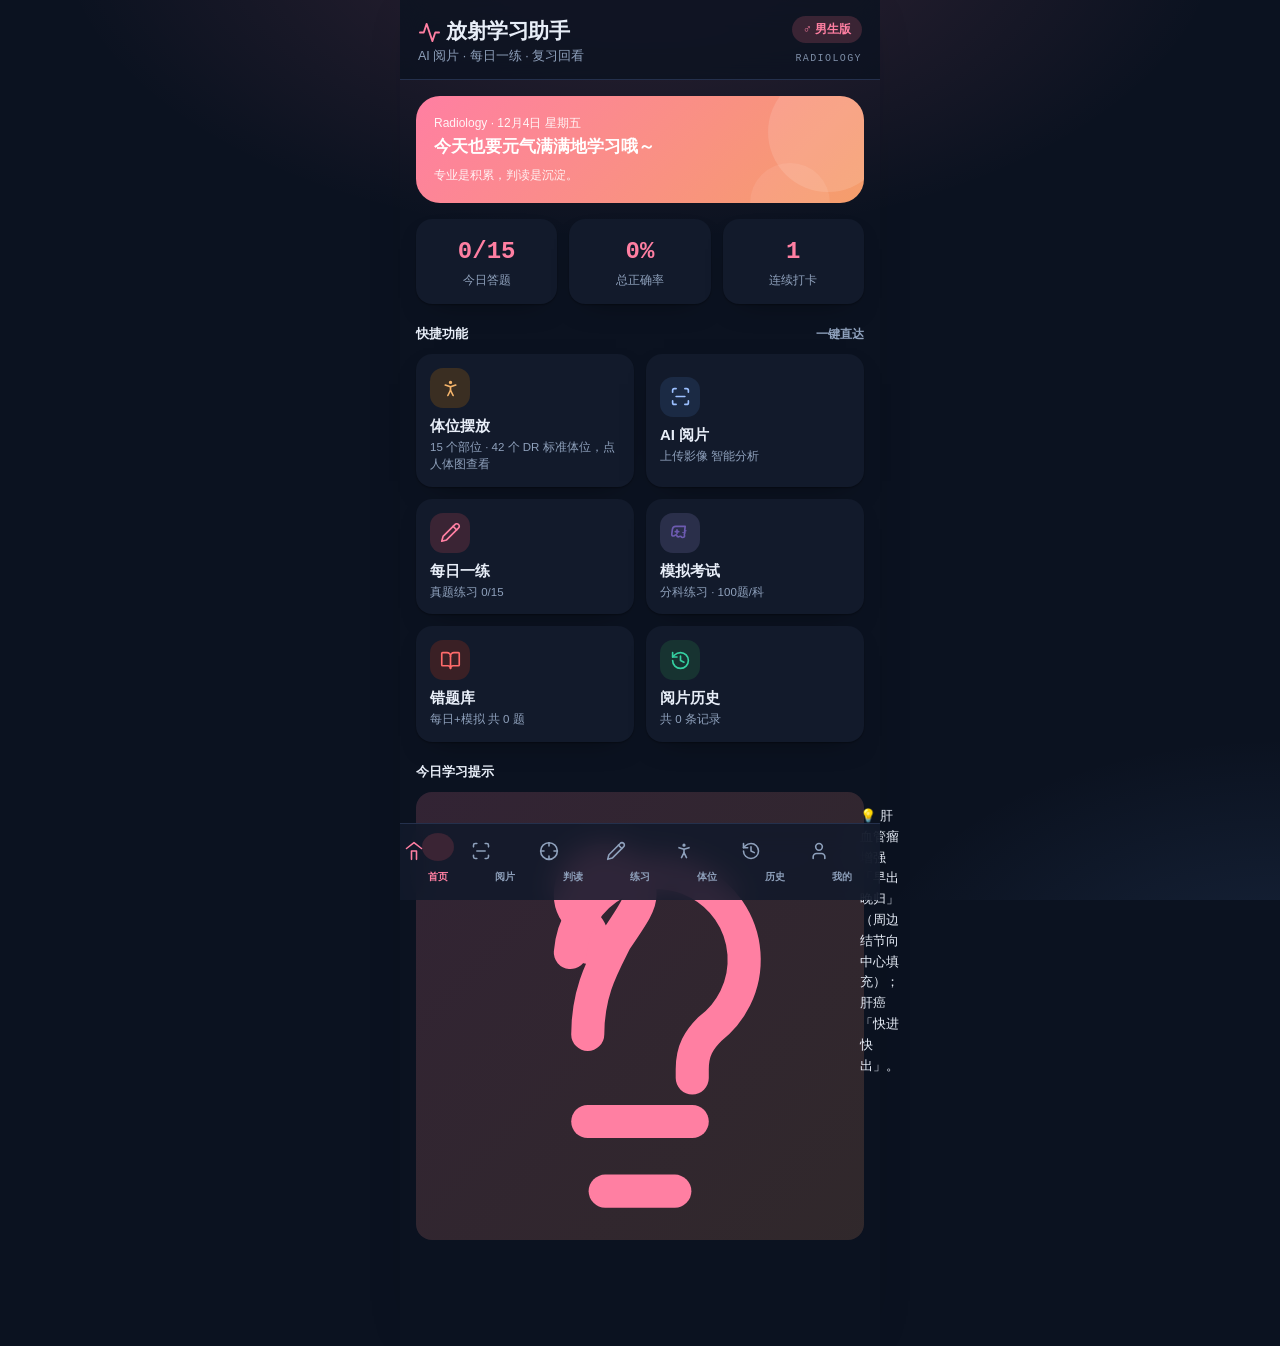
<file: radiology-assistant/index.html>
<!DOCTYPE html>
<html lang="zh-CN" data-theme="female">
<head>
  <meta charset="UTF-8">
  <meta name="viewport" content="width=device-width, initial-scale=1.0, maximum-scale=1.0, user-scalable=no, viewport-fit=cover">
  <title>放射学习助手</title>
  <meta name="theme-color" content="#0B1220">
  <link rel="stylesheet" href="styles.css">
</head>
<body>
  <div class="app">

    <header class="topbar">
      <div class="greet">
        <div>
          <h1 class="brand"><span class="brand-logo" data-lucide="activity"></span> 放射学习助手</h1>
          <div class="sub">AI 阅片 · 每日一练 · 复习回看</div>
        </div>
        <div class="topbar-right">
          <button id="themeToggle" class="theme-toggle" type="button">♂ 男生版</button>
          <div class="badge">Radiology</div>
        </div>
      </div>
    </header>

    <!-- 7 视图容器（每次仅一个 .active） -->
    <main id="view-home" class="view active"></main>
    <main id="view-ai" class="view"></main>
    <main id="view-dr" class="view"></main>
    <main id="view-quiz" class="view"></main>
    <main id="view-pos" class="view"></main>
    <main id="view-history" class="view"></main>
    <main id="view-mine" class="view"></main>

    <!-- 底部导航（冻结，7 项不可增删改序） -->
    <nav class="tabbar">
      <div class="tab active" data-v="home"><span class="ti" data-lucide="home"></span><span class="tl">首页</span></div>
      <div class="tab" data-v="ai"><span class="ti" data-lucide="scan-line"></span><span class="tl">阅片</span></div>
      <div class="tab" data-v="dr"><span class="ti" data-lucide="crosshair"></span><span class="tl">判读</span></div>
      <div class="tab" data-v="quiz"><span class="ti" data-lucide="pencil-line"></span><span class="tl">练习</span></div>
      <div class="tab" data-v="pos"><span class="ti" data-lucide="person-standing"></span><span class="tl">体位</span></div>
      <div class="tab" data-v="history"><span class="ti" data-lucide="history"></span><span class="tl">历史</span></div>
      <div class="tab" data-v="mine"><span class="ti" data-lucide="user"></span><span class="tl">我的</span></div>
    </nav>

  </div>

  <div id="toast"></div>

  <script>window.APP_VERSION = "20260901a";</script>
  <script src="mock.js"></script>
  <script src="api.js"></script>
  <script src="app.js"></script>
</body>
</html>
</file>
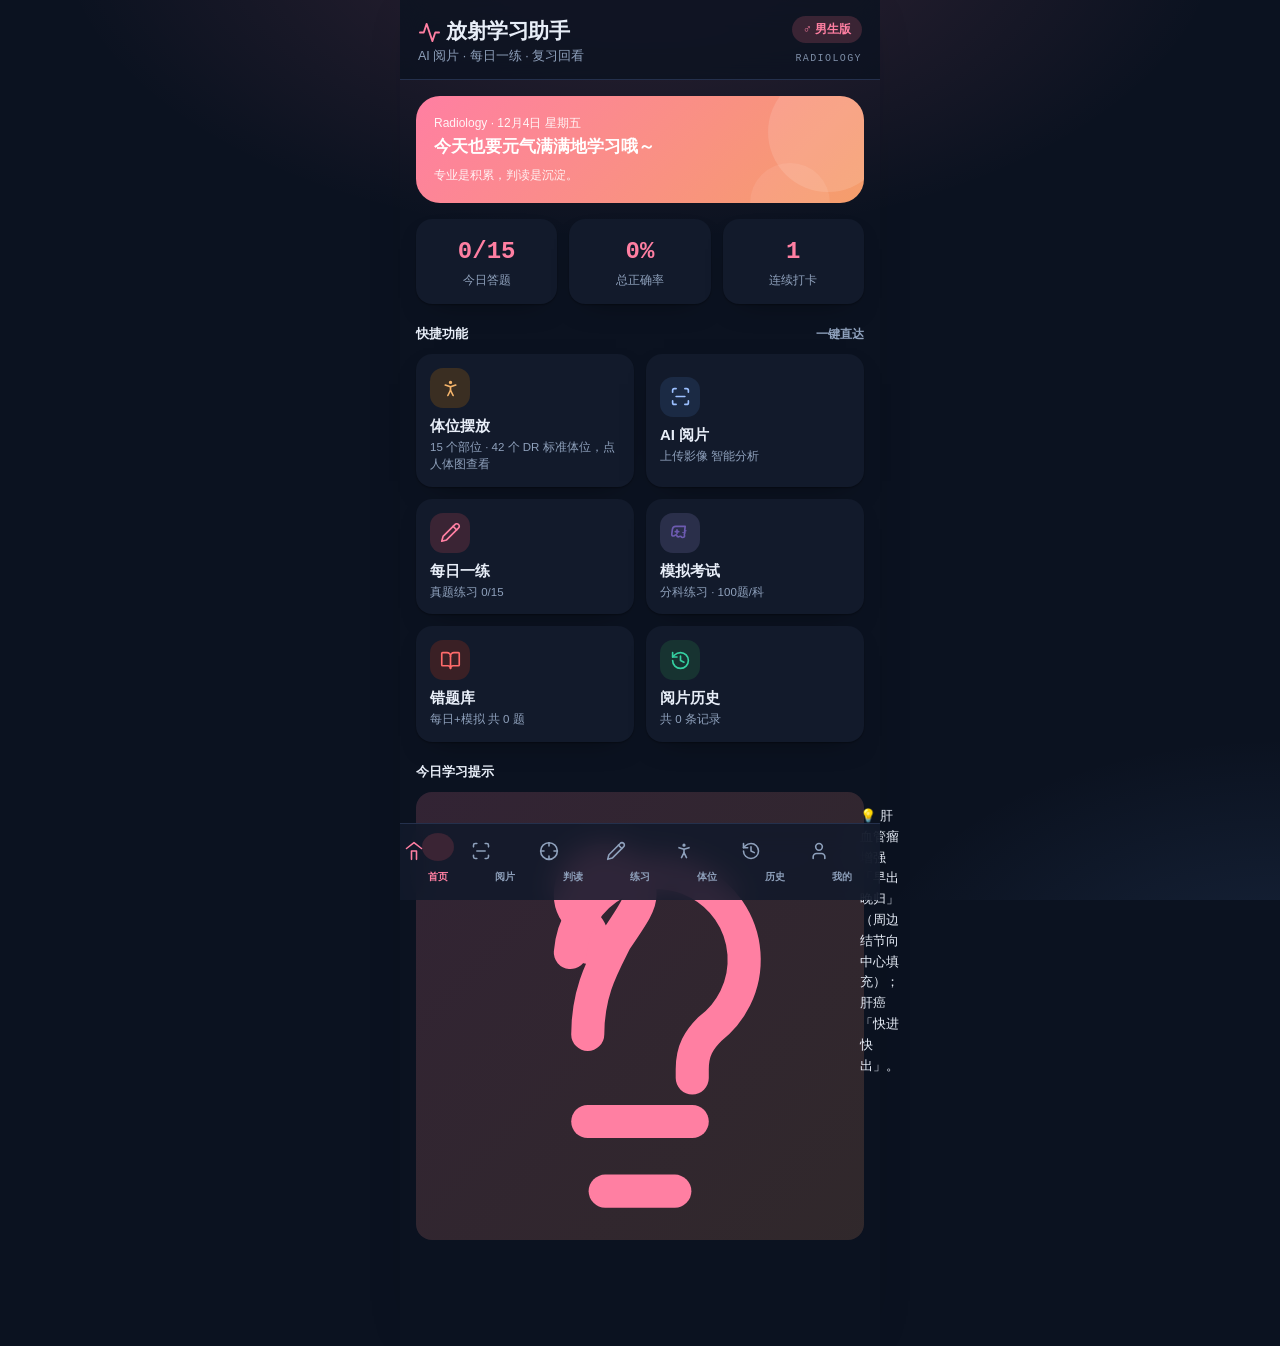
<file: radiology-assistant/dist-single/index.html>
<!DOCTYPE html>
<html lang="zh-CN" data-theme="female">
<head>
  <meta charset="UTF-8">
  <meta name="viewport" content="width=device-width, initial-scale=1.0, maximum-scale=1.0, user-scalable=no, viewport-fit=cover">
  <title>放射学习助手</title>
  <meta name="theme-color" content="#0B1220">
  <style>
/* ============================================================
   放射学习助手 · 高保真原型 styles.css
   深色医学风 · 双主题：female(脉冲红粉) ⇄ male(医疗青绿)  html[data-theme]
   Design Contract: vanilla / pure-static / 移动端 SPA
   ============================================================ */
:root{
  /* 深色医学风 · 女生版：深海军蓝 + 脉冲红粉强调 */
  --cream:#0B1220; --surface:#121A2B; --ink:#E8EEF8; --ink-soft:#8FA1BC; --line:#24304C;
  --rose:#FF7FA2; --rose-soft:#3A2434;
  --grad:linear-gradient(135deg,#FF7FA2 0%,#F59E6B 100%);
  --grad-soft:linear-gradient(135deg,rgba(255,127,162,.16) 0%,rgba(245,158,107,.16) 100%);
  --ok:#35D0A1; --ok-soft:#12372E; --bad:#FF6B6B; --bad-soft:#3A2025; --warn:#F5B46B;
  --ai:#6FA8FF; --ai-soft:#1B2A44; --ai-ink:#9CC0FF;
  --lav:#2A2F4A; --peach:#3A2E22; --mint:#173331;
  --shadow:0 12px 34px -18px rgba(0,0,0,.65);
  --shadow-soft:0 1px 2px rgba(0,0,0,.4),0 12px 32px -20px rgba(0,0,0,.6);
  --shadow-card:0 1px 2px rgba(0,0,0,.35),0 12px 30px -18px rgba(0,0,0,.55);
  --ring:0 0 0 3px rgba(255,127,162,.35);
  --safe-bottom:env(safe-area-inset-bottom,0px); --safe-top:env(safe-area-inset-top,0px);
  --font-sans:-apple-system,BlinkMacSystemFont,"SF Pro SC","PingFang SC","Noto Sans SC","Microsoft YaHei",sans-serif;
  --font-num:ui-monospace,"SF Mono",Menlo,Consolas,monospace;
  --radius-lg:24px; --radius-md:16px; --radius-sm:12px;
  --ease:cubic-bezier(.4,0,.2,1);
}
[data-theme="male"]{
  /* 深色医学风 · 男生版：冷青灰底 + 医疗青绿强调 */
  --cream:#081319; --surface:#0E1D26; --ink:#E4F2F1; --ink-soft:#8FB0B0; --line:#1E343D;
  --rose:#2FE0CE; --rose-soft:#0E2E2C;
  --grad:linear-gradient(135deg,#2FE0CE 0%,#56C4FF 100%);
  --grad-soft:linear-gradient(135deg,rgba(47,224,206,.16) 0%,rgba(86,196,255,.16) 100%);
  --ok:#35D0A1; --ok-soft:#12372E; --bad:#FF6B6B; --bad-soft:#3A2025; --warn:#F5B46B;
  --ai:#6FA8FF; --ai-soft:#16304b; --ai-ink:#9CC0FF;
  --lav:#243047; --peach:#332C1E; --mint:#123029;
  --shadow:0 12px 34px -18px rgba(0,0,0,.6);
  --shadow-soft:0 1px 2px rgba(0,0,0,.38),0 12px 32px -20px rgba(0,0,0,.55);
  --shadow-card:0 1px 2px rgba(0,0,0,.32),0 12px 30px -18px rgba(0,0,0,.5);
  --ring:0 0 0 3px rgba(47,224,206,.32);
  --fig-stroke:#4FCBD0; --fig-grad-top:#102733; --fig-grad-bot:#0C1C25;
}
[data-theme="female"]{ --fig-stroke:#E98AA6; --fig-grad-top:#1E2A44; --fig-grad-bot:#111826; }

*{box-sizing:border-box;margin:0;padding:0;-webkit-tap-highlight-color:transparent}
html,body{height:100%}
body{font-family:var(--font-sans);color:var(--ink);font-size:15px;line-height:1.55;-webkit-font-smoothing:antialiased;
  background:
    radial-gradient(900px 480px at 50% -8%, color-mix(in srgb,var(--rose) 16%,transparent), transparent 65%),
    radial-gradient(700px 420px at 100% 110%, color-mix(in srgb,var(--ai) 12%,transparent), transparent 60%),
    var(--cream);
  background-attachment:fixed}

.app{max-width:480px;margin:0 auto;min-height:100vh;background:transparent;position:relative;padding-top:var(--safe-top);padding-bottom:calc(82px + var(--safe-bottom));}

/* ---------- 顶栏 ---------- */
.topbar{position:sticky;top:0;z-index:20;padding:16px 18px 12px;background:color-mix(in srgb,var(--cream) 78%,transparent);backdrop-filter:blur(14px);-webkit-backdrop-filter:blur(14px);border-bottom:1px solid var(--line)}
.greet{display:flex;justify-content:space-between;align-items:flex-end;gap:12px}
.topbar h1{font-size:21px;font-weight:800;letter-spacing:-.02em;line-height:1.2;display:flex;align-items:center;gap:8px;color:var(--ink)}
.topbar h1 svg{width:23px;height:23px;color:var(--rose)}
.topbar .sub{font-size:12.5px;color:var(--ink-soft);margin-top:4px;font-weight:400}
.topbar-right{display:flex;flex-direction:column;align-items:flex-end;gap:8px;flex-shrink:0}
.theme-toggle{background:var(--rose-soft);border:none;color:var(--rose);font-weight:700;font-size:12px;padding:5px 11px;border-radius:999px;cursor:pointer;font-family:inherit}
.theme-toggle:active{transform:scale(.94)}
.badge{font-family:var(--font-num);font-size:10px;color:var(--ink-soft);letter-spacing:.14em;text-transform:uppercase;opacity:.85}

/* ---------- 视图容器 ---------- */
.view{display:none;padding:16px 16px 24px;animation:fade .35s ease}
.view.active{display:block}
@keyframes fade{from{opacity:0}to{opacity:1}}
.view.active>*{animation:riseIn .34s var(--ease) both}
.view.active>*:nth-child(2){animation-delay:.04s}
.view.active>*:nth-child(3){animation-delay:.08s}
.view.active>*:nth-child(4){animation-delay:.12s}
.view.active>*:nth-child(5){animation-delay:.16s}
.view.active>*:nth-child(6){animation-delay:.20s}
@keyframes riseIn{from{opacity:0;transform:translateY(9px)}to{opacity:1;transform:none}}

/* ---------- 底部导航 ---------- */
.tabbar{position:fixed;bottom:0;left:50%;transform:translateX(-50%);width:100%;max-width:480px;background:color-mix(in srgb,var(--surface) 88%,transparent);backdrop-filter:blur(14px);-webkit-backdrop-filter:blur(14px);display:flex;border-top:1px solid var(--line);padding:6px 4px calc(6px + var(--safe-bottom));z-index:30}
.tab{flex:1;text-align:center;padding:9px 0 8px;cursor:pointer;color:var(--ink-soft);transition:.15s var(--ease);position:relative;background:none;border:none;font-family:inherit}
.tab .ti,.tab .tl{position:relative;z-index:1}
.tab .ti{font-size:20px;line-height:1;display:flex;align-items:center;justify-content:center;height:24px}
.tab .ti svg{width:22px;height:22px}
.tab .tl{font-size:10px;margin-top:3px;font-weight:600}
.tab.active{color:var(--rose)}
.tab.active .ti svg{color:var(--rose)}
.tab.active::before{content:"";position:absolute;top:3px;left:50%;transform:translateX(-50%);width:32px;height:28px;border-radius:50%;background:var(--rose-soft);z-index:0}
.tab:active{transform:scale(.92)}

/* ---------- 通用组件 ---------- */
[data-lucide]{width:20px;height:20px;stroke-width:1.9}
.card{background:var(--surface);border-radius:var(--radius-md);box-shadow:var(--shadow-card);padding:16px}
.card-hover{transition:transform .18s var(--ease),box-shadow .18s var(--ease)}
.card-hover:active{transform:scale(.98)}
.btn{display:inline-flex;align-items:center;justify-content:center;gap:8px;border:none;border-radius:14px;padding:13px 18px;font-size:15px;font-weight:700;font-family:inherit;cursor:pointer;transition:.16s var(--ease)}
.btn:active{transform:scale(.96)}
.btn-primary{background:var(--grad);color:#fff;box-shadow:0 8px 18px -8px rgba(176,88,107,.5)}
[data-theme="male"] .btn-primary{box-shadow:0 8px 18px -8px rgba(14,124,123,.5)}
.btn-ghost{background:var(--rose-soft);color:var(--rose)}
.btn-soft{background:var(--grad-soft);color:var(--rose)}
.btn-line{background:transparent;border:1.5px solid var(--line);color:var(--ink)}
.btn-block{width:100%}
.btn:disabled,.btn.disabled{opacity:.55;pointer-events:none}
.btn-sm{padding:7px 13px;font-size:13px;border-radius:11px}
.btn svg{width:17px;height:17px}

.tag{display:inline-flex;align-items:center;gap:5px;font-size:11.5px;font-weight:700;padding:4px 10px;border-radius:999px}
.tag b{font-weight:700}
.tag.ok{background:var(--ok-soft);color:var(--ok)}
.tag.bad{background:var(--bad-soft);color:var(--bad)}
.tag.warn{background:color-mix(in srgb,var(--warn) 16%,transparent);color:var(--warn)}
.tag.ai{background:var(--ai-soft);color:var(--ai-ink)}
.tag.rose{background:var(--rose-soft);color:var(--rose)}
.tag.lav{background:var(--lav);color:var(--ink-soft)}
.tag.mint{background:var(--mint);color:var(--ok)}

.divider{height:1px;background:var(--line);margin:14px 0}
.mt8{margin-top:8px}.mt12{margin-top:12px}.mt16{margin-top:16px}.mt20{margin-top:20px}
.muted{color:var(--ink-soft)}
.num{font-family:var(--font-num)}

/* ---------- 首页 ---------- */
.h-stat-row{display:grid;grid-template-columns:repeat(3,1fr);gap:12px}
.h-stat{background:var(--surface);border-radius:var(--radius-md);box-shadow:var(--shadow-card);padding:14px 10px;text-align:center}
.h-stat .val{font-family:var(--font-num);font-size:24px;font-weight:800;color:var(--rose)}
.h-stat .lbl{font-size:11.5px;color:var(--ink-soft);margin-top:2px}
.h-hero{background:var(--grad);color:#fff;border-radius:var(--radius-lg);padding:18px;position:relative;overflow:hidden}
.h-hero::after{content:"";position:absolute;right:-24px;top:-24px;width:120px;height:120px;border-radius:50%;background:rgba(255,255,255,.12)}
.h-hero::before{content:"";position:absolute;right:34px;bottom:-40px;width:80px;height:80px;border-radius:50%;background:rgba(255,255,255,.08)}
.h-hero .date{font-size:12px;opacity:.92}
.h-hero .slogan{font-size:17px;font-weight:800;margin-top:2px}
.h-hero .spark{font-size:12px;opacity:.9;margin-top:6px}
.h-sec-title{font-size:13px;font-weight:800;color:var(--ink);margin:20px 0 10px;display:flex;align-items:center;justify-content:space-between}
.h-sec-title .more{font-size:12px;font-weight:600;color:var(--ink-soft)}
.h-quick-grid{display:grid;grid-template-columns:1fr 1fr;gap:12px}
.h-quick{background:var(--surface);border-radius:var(--radius-md);box-shadow:var(--shadow-card);padding:14px;cursor:pointer;transition:transform .16s,box-shadow .16s;border:none;text-align:left;font-family:inherit;width:100%}
.h-quick:active{transform:scale(.97)}
.h-quick .ic{width:40px;height:40px;border-radius:13px;display:flex;align-items:center;justify-content:center;margin-bottom:9px}
.h-quick .ic svg{width:21px;height:21px}
.h-quick .qt{font-weight:800;font-size:15px;color:var(--ink)}
.h-quick .qd{font-size:11.5px;color:var(--ink-soft);margin-top:3px;line-height:1.45}
.ic-pos{background:var(--peach);color:var(--warn)}
.ic-ai{background:var(--ai-soft);color:var(--ai-ink)}
.ic-quiz{background:var(--rose-soft);color:var(--rose)}
.ic-exam{background:var(--lav);color:#6d5bb0}
.ic-book{background:var(--bad-soft);color:var(--bad)}
.ic-hist{background:var(--mint);color:var(--ok)}
.h-tip{background:var(--grad-soft);border-radius:var(--radius-md);padding:14px 15px;display:flex;gap:11px}
.h-tip svg{color:var(--rose);flex-shrink:0;margin-top:2px}
.h-tip .t{font-size:13px;color:var(--ink);line-height:1.6}

/* ---------- AI 阅片 ---------- */
.mode-switch{display:flex;background:var(--surface);border-radius:13px;padding:4px;gap:4px;box-shadow:var(--shadow-card)}
.mode-switch button{flex:1;border:none;background:transparent;padding:10px;border-radius:10px;font-size:13.5px;font-weight:700;color:var(--ink-soft);cursor:pointer;font-family:inherit}
.mode-switch button.on{background:var(--grad);color:#fff;box-shadow:0 4px 10px -4px rgba(0,0,0,.25)}
.seg{display:flex;gap:8px}
.seg .seg-btn{flex:1;border:1.5px solid var(--line);background:var(--surface);border-radius:12px;padding:11px;text-align:center;font-weight:700;font-size:13.5px;color:var(--ink-soft);cursor:pointer;font-family:inherit}
.seg .seg-btn.on{border-color:var(--rose);color:var(--rose);background:var(--rose-soft)}
.field-label{font-size:12.5px;font-weight:700;color:var(--ink-soft);margin:14px 0 8px;display:block}
.upload-zone{border:1.8px dashed var(--line);border-radius:var(--radius-md);background:var(--surface);padding:22px;text-align:center;cursor:pointer;transition:.16s;min-height:120px;display:flex;align-items:center;justify-content:center}
.upload-zone:active{border-color:var(--rose)}
.upload-zone .uz-svg{width:44px;height:44px;border-radius:14px;background:var(--rose-soft);color:var(--rose);display:flex;align-items:center;justify-content:center;margin:0 auto 9px}
.upload-zone .uz-svg svg{width:22px;height:22px}
.upload-zone .uz-t{font-weight:800;font-size:14.5px}
.upload-zone .uz-d{font-size:12px;color:var(--ink-soft);margin-top:4px}
.thumb-grid{display:flex;gap:8px;flex-wrap:wrap;margin-top:10px}
.thumb{width:76px;height:76px;border-radius:12px;border:1.5px solid var(--line);overflow:hidden;position:relative;background:var(--cream)}
.thumb img{width:100%;height:100%;object-fit:cover}
.thumb .del{position:absolute;top:4px;right:4px;width:20px;height:20px;border-radius:50%;background:rgba(0,0,0,.6);color:#fff;display:flex;align-items:center;justify-content:center;font-size:12px;cursor:pointer}
.loading-bar{height:4px;border-radius:99px;background:var(--rose-soft);overflow:hidden;margin-top:12px}
.loading-bar i{display:block;height:100%;width:40%;border-radius:99px;background:var(--grad);animation:bar 1s infinite}
@keyframes bar{0%{transform:translateX(-100%)}100%{transform:translateX(300%)}}
.report{background:var(--ai-soft);border-radius:var(--radius-md);padding:14px}
.report .r-h{display:flex;align-items:center;gap:8px;font-weight:800;color:var(--ai-ink);font-size:14px}
.report .r-h svg{width:17px;height:17px}
.ai-gate{background:color-mix(in srgb,var(--warn) 14%,transparent);border:1px solid color-mix(in srgb,var(--warn) 35%,transparent);border-radius:var(--radius-md);padding:13px 14px;display:flex;gap:11px;align-items:flex-start}
.ai-gate svg{color:var(--warn);flex-shrink:0;margin-top:2px}
.ai-gate .g-t{font-size:13px;font-weight:700;color:var(--warn)}
.ai-gate .g-d{font-size:12.5px;color:var(--ink-soft);margin-top:2px}

/* Cobb 角测量 */
.cobb{background:#0B0F14;border-radius:var(--radius-lg);overflow:hidden;padding:8px}
.cobb svg{display:block;width:100%;height:auto;min-height:210px}
.cobb-line{stroke:var(--rose);stroke-width:2.5;stroke-linecap:round}
.cobb-anchor{fill:var(--rose)}
.cobb-vertex{fill:#fff}
.cobb-tag{font-family:var(--font-num);font-size:12px;fill:#fff}
.cobb-title{display:flex;align-items:center;gap:7px;color:var(--rose);font-weight:800;font-size:13px;margin-top:8px;padding:0 4px}
.cobb-title svg{width:16px;height:16px;color:var(--rose)}

/* ---------- 判读 ---------- */
.dr-progress{display:flex;align-items:center;justify-content:space-between;margin-bottom:12px}
.dr-progress .dp-l{font-size:13px;font-weight:700}
.dr-progress .dp-bar{flex:1;margin:0 12px;height:7px;border-radius:99px;background:var(--line);overflow:hidden}
.dr-progress .dp-bar i{display:block;height:100%;border-radius:99px;background:var(--grad);transition:width .3s var(--ease)}
.dr-progress .dp-count{font-family:var(--font-num);font-size:13px;font-weight:800;color:var(--rose)}
.dr-film{background:linear-gradient(var(--fig-grad-top),var(--fig-grad-bot));border-radius:var(--radius-md);padding:10px;text-align:center;position:relative;border:1px solid var(--line)}
.dr-film svg{width:100%;height:auto;max-height:230px}
.dr-film .film-tag{position:absolute;top:10px;left:10px;font-size:10.5px;font-weight:700;color:var(--ink-soft);background:rgba(255,255,255,.6);padding:3px 8px;border-radius:6px}
.dr-q{margin-top:14px;font-size:15.5px;font-weight:800;line-height:1.5}
.dr-opt{display:block;width:100%;text-align:left;background:var(--surface);border:1.5px solid var(--line);border-radius:13px;padding:12px 14px;margin-top:10px;font-size:14.5px;cursor:pointer;font-family:inherit;transition:.14s;line-height:1.5}
.dr-opt:active{transform:scale(.99)}
.dr-opt .k{display:inline-flex;width:22px;height:22px;border-radius:7px;background:color-mix(in srgb,var(--ink) 12%,transparent);color:var(--ink-soft);align-items:center;justify-content:center;font-size:12px;font-weight:800;margin-right:9px}
.dr-opt.selected{border-color:var(--rose);background:var(--rose-soft)}
.dr-opt.selected .k{background:var(--rose);color:#fff}
.dr-opt.correct{border-color:var(--ok);background:var(--ok-soft)}
.dr-opt.correct .k{background:var(--ok);color:#fff}
.dr-opt.wrong{border-color:var(--bad);background:var(--bad-soft)}
.dr-opt.wrong .k{background:var(--bad);color:#fff}
.dr-foot{display:flex;gap:10px;margin-top:16px}
.dr-foot button{flex:1}
.feedback{margin-top:14px;border-radius:var(--radius-md);padding:13px 14px;font-size:13.5px;line-height:1.6;border:1px solid var(--line)}
.feedback.ok{background:color-mix(in srgb,var(--ok) 14%,transparent);color:var(--ok);border-color:color-mix(in srgb,var(--ok) 32%,transparent)}
.feedback.bad{background:color-mix(in srgb,var(--bad) 14%,transparent);color:var(--bad);border-color:color-mix(in srgb,var(--bad) 32%,transparent)}
.feedback .fb-t{font-weight:800;margin-bottom:4px;display:flex;align-items:center;gap:6px}

/* 折叠面板 */
.collapse{border:1px solid var(--line);border-radius:var(--radius-md);background:var(--surface);overflow:hidden;margin-top:14px}
.collapse-head{display:flex;align-items:center;justify-content:space-between;padding:13px 15px;cursor:pointer;font-weight:700;font-size:14px}
.collapse-head svg{width:17px;height:17px;transition:transform .2s;color:var(--ink-soft)}
.collapse.open .collapse-head svg{transform:rotate(180deg)}
.collapse-body{max-height:0;overflow:hidden;transition:max-height .25s var(--ease)}
.collapse.open .collapse-body{max-height:1600px}
.collapse.inner{padding:14px;border-top:1px solid var(--line);animation:riseIn .25s both}

/* ---------- 练习 ---------- */
.quiz-tabs{display:flex;background:var(--surface);border-radius:13px;padding:4px;gap:4px;box-shadow:var(--shadow-card);overflow-x:auto}
.quiz-tabs::-webkit-scrollbar{display:none}
.quiz-tabs button{flex:none;padding:9px 14px;border:none;background:transparent;border-radius:10px;font-size:13px;font-weight:700;color:var(--ink-soft);cursor:pointer;font-family:inherit;white-space:nowrap}
.quiz-tabs button.on{background:var(--grad);color:#fff}
.quiz-stat{display:grid;grid-template-columns:1fr 1fr;gap:12px}
.q-chip{display:flex;align-items:center;gap:10px;padding:13px;border-radius:var(--radius-sm);background:var(--surface);box-shadow:var(--shadow-card)}
.q-chip .qc-ic{width:38px;height:38px;border-radius:12px;display:flex;align-items:center;justify-content:center;flex-shrink:0}
.q-chip .qc-ic svg{width:19px;height:19px}
.q-chip .qc-t{font-size:12px;color:var(--ink-soft)}
.q-chip .qc-v{font-family:var(--font-num);font-size:17px;font-weight:800}
.quiz-item-head{display:flex;align-items:center;justify-content:space-between;margin-bottom:12px}
.qtype-tag{font-size:12px;font-weight:800;padding:5px 12px;border-radius:999px}
.qtype-tag.single{background:var(--ai-soft);color:var(--ai-ink)}
.qtype-tag.shared{background:var(--lav);color:#6d5bb0}
.qtype-tag.multi{background:var(--peach);color:var(--warn)}
.q-group{background:var(--grad-soft);border-radius:var(--radius-md);padding:12px 14px;font-size:13.5px;color:var(--ink);margin-bottom:12px;line-height:1.6}
.q-round{font-size:12.5px;font-weight:700;color:var(--ink-soft)}
.q-stem{font-size:15.5px;font-weight:800;line-height:1.55;margin:10px 0 4px}
.q-subsen{font-size:13.5px;color:var(--ink);line-height:1.6}
.q-explain{background:var(--ai-soft);border-left:3px solid var(--ai);border-radius:8px;padding:11px 13px;font-size:13px;color:var(--ai-ink);line-height:1.65;margin-top:12px}
.exam-desc{background:var(--surface);border-radius:var(--radius-md);box-shadow:var(--shadow-card);padding:16px}
.exam-desc .r1{display:flex;align-items:center;justify-content:space-between}
.exam-desc .ed-sub{font-size:14px;font-weight:800}
.exam-desc .ed-meta{font-size:12px;color:var(--ink-soft);margin-top:4px;line-height:1.7}
.exam-sector{display:flex;align-items:center;gap:10px;padding:11px 0;border-bottom:1px dashed var(--line)}
.exam-sector:last-child{border-bottom:none}
.exam-sector .es-ic{width:34px;height:34px;border-radius:10px;display:flex;align-items:center;justify-content:center;flex-shrink:0}
.exam-sector .es-ic svg{width:17px;height:17px}
.exam-sector .es-t{font-weight:700;font-size:13.5px}
.exam-sector .es-d{font-size:11.5px;color:var(--ink-soft)}
.exam-sector .es-n{margin-left:auto;font-family:var(--font-num);font-size:14px;font-weight:800}

/* 错题本 */
.book-item{display:flex;gap:12px;padding:14px 0;border-bottom:1px solid var(--line)}
.book-item:last-child{border-bottom:none}
.book-item .bi-no{width:26px;height:26px;border-radius:8px;background:var(--bad-soft);color:var(--bad);font-family:var(--font-num);font-size:12px;font-weight:800;display:flex;align-items:center;justify-content:center;flex-shrink:0;margin-top:1px}
.book-item .bi-t{flex:1}
.book-meta{display:flex;gap:6px;margin-bottom:6px;flex-wrap:wrap}
.list-row{display:flex;align-items:center;gap:12px;padding:14px 0;border-bottom:1px solid var(--line)}
.list-row:last-child{border-bottom:none}
.list-row .lr-main{flex:1;min-width:0}
.list-row .lr-t{font-weight:700;font-size:14.5px}
.list-row .lr-d{font-size:12px;color:var(--ink-soft);margin-top:3px}

/* ---------- 体位 ---------- */
.pos-tabs{display:flex;gap:8px;flex-wrap:wrap}
.pos-tabs button{flex:none;padding:8px 14px;border:1.5px solid var(--line);background:var(--surface);border-radius:999px;font-size:13px;font-weight:600;color:var(--ink-soft);cursor:pointer;font-family:inherit}
.pos-tabs button.on{border-color:var(--rose);background:var(--rose-soft);color:var(--rose)}
.pos-body-card{background:linear-gradient(180deg, var(--surface), color-mix(in srgb,var(--surface) 55%,transparent));border:1px solid var(--line);border-radius:var(--radius-lg);padding:8px;position:relative}
.pos-body-card svg{display:block;width:100%;height:auto}
.pos-bubble{position:absolute;cursor:pointer;}
.pos-bubble .p-dot{width:16px;height:16px;border-radius:50%;background:var(--rose);border:2.5px solid #fff;box-shadow:0 2px 6px rgba(0,0,0,.25);margin:auto;animation:bubblePulse 2.2s infinite}
@keyframes bubblePulse{0%,100%{box-shadow:0 0 0 0 color-mix(in srgb,var(--rose) 45%,transparent)}60%{box-shadow:0 0 0 9px transparent}}
.pos-bubble .p-lbl{font-size:10px;font-weight:700;color:var(--rose);text-align:center;margin-top:2px}
.pos-grid{display:grid;grid-template-columns:1fr 1fr;gap:12px}
.pos-cell{background:var(--surface);border-radius:var(--radius-md);box-shadow:var(--shadow-card);padding:13px;cursor:pointer;border:none;text-align:left;font-family:inherit}
.pos-cell:active{transform:scale(.97)}
.pos-cell .pc-t{font-weight:800;font-size:14px;display:flex;align-items:center;justify-content:space-between}
.pos-cell .pc-t svg{width:16px;height:16px;color:var(--ink-soft)}
.pos-cell .pc-n{font-size:11.5px;color:var(--ink-soft);margin-top:3px}
.search-box{display:flex;align-items:center;gap:9px;background:var(--surface);border-radius:13px;padding:11px 13px;box-shadow:var(--shadow-card);border:1px solid var(--line)}
.search-box svg{width:18px;height:18px;color:var(--ink-soft)}
.search-box input{flex:1;border:none;outline:none;font-size:14px;font-family:inherit;background:transparent;color:var(--ink)}
.pos-detail-kv{display:flex;gap:12px;padding:10px 0;border-bottom:1px dashed var(--line)}
.pos-detail-kv:last-child{border-bottom:none}
.pos-detail-kv .k{flex:0 0 84px;font-size:13px;font-weight:700;color:var(--ink-soft)}
.pos-detail-kv .v{flex:1;font-size:13.5px;line-height:1.6}

/* ---------- 历史 ---------- */
.empty{padding:52px 20px;text-align:center;color:var(--ink-soft)}
.empty .e-ic{width:72px;height:72px;border-radius:24px;background:var(--rose-soft);color:var(--rose);display:flex;align-items:center;justify-content:center;margin:0 auto 16px}
.empty .e-ic svg{width:34px;height:34px}
.empty .e-t{font-size:15px;font-weight:700;color:var(--ink)}
.empty .e-d{font-size:12.5px;margin-top:6px;line-height:1.6}
.hist-card{background:var(--surface);border-radius:var(--radius-md);box-shadow:var(--shadow-card);padding:14px;margin-bottom:12px}
.hist-card .hc-t{display:flex;align-items:center;justify-content:space-between;font-weight:800;font-size:14.5px}

/* ---------- 我的 ---------- */
.mine-avatar{display:flex;align-items:center;gap:14px;padding:6px 2px}
.mine-avatar .av{width:54px;height:54px;border-radius:18px;background:var(--grad);color:#fff;display:flex;align-items:center;justify-content:center;font-size:24px;box-shadow:var(--shadow)}
.mine-avatar .nm{font-weight:800;font-size:17px}
.mine-avatar .sb{font-size:12px;color:var(--ink-soft);margin-top:2px}
.mine-status{display:grid;grid-template-columns:repeat(3,1fr);gap:10px;margin-top:14px}
.mine-status .ms{background:var(--surface);border-radius:var(--radius-sm);box-shadow:var(--shadow-card);padding:12px 8px;text-align:center}
.mine-status .ms .v{font-family:var(--font-num);font-weight:800;font-size:18px}
.mine-status .ms .l{font-size:11px;color:var(--ink-soft);margin-top:2px}
.mine-row{display:flex;align-items:center;gap:12px;padding:15px 0;border-bottom:1px solid var(--line);cursor:pointer}
.mine-row:last-child{border-bottom:none}
.mine-row .mr-ic{width:38px;height:38px;border-radius:12px;display:flex;align-items:center;justify-content:center;flex-shrink:0}
.mine-row .mr-ic svg{width:19px;height:19px}
.mine-row .mr-t{flex:1;font-weight:700;font-size:14.5px}
.mine-row .mr-d{font-size:11.5px;color:var(--ink-soft);margin-top:2px}
.mine-row .mr-arrow{color:var(--ink-soft)}
.api-config .ac-field{margin-bottom:12px}
.api-config .ac-l{font-size:13px;font-weight:700;display:flex;justify-content:space-between;align-items:center;margin-bottom:6px}
.input{width:100%;border:1.5px solid var(--line);border-radius:12px;padding:11px 13px;font-size:14px;font-family:inherit;background:var(--surface);color:var(--ink);outline:none}
.input:focus{border-color:var(--rose);box-shadow:var(--ring)}
.switch{position:relative;width:44px;height:26px;border-radius:999px;background:var(--line);cursor:pointer;transition:.2s;border:none;flex-shrink:0}
.switch.on{background:var(--rose)}
.switch i{position:absolute;top:3px;left:3px;width:20px;height:20px;border-radius:50%;background:#fff;transition:.2s;box-shadow:0 1px 3px rgba(0,0,0,.2)}
.switch.on i{left:21px}
.li-row{display:flex;align-items:center;justify-content:space-between;padding:15px 2px;border-bottom:1px solid var(--line)}
.li-row:last-child{border-bottom:none}
.li-row .li-t{font-weight:700;font-size:14.5px}
.li-row .li-d{font-size:12px;color:var(--ink-soft);margin-top:3px}

/* ---------- 弹层 / 模态 ---------- */
.modal-mask{position:fixed;inset:0;background:rgba(20,16,18,.45);z-index:50;display:flex;align-items:flex-end;justify-content:center}
.modal-mask.center{align-items:center;padding:20px}
.sheet{background:var(--cream);border-radius:24px 24px 0 0;width:100%;max-width:480px;max-height:88vh;overflow-y:auto;padding:18px 18px calc(18px + var(--safe-bottom));animation:sheetUp .28s var(--ease)}
@keyframes sheetUp{from{transform:translateY(60px);opacity:.5}to{transform:none;opacity:1}}
.sheet-grab{width:38px;height:4px;border-radius:99px;background:var(--line);margin:0 auto 14px}
.sheet-head{display:flex;align-items:center;justify-content:space-between;margin-bottom:14px}
.sheet-head h3{font-size:17px;font-weight:800}
.sheet-close{width:30px;height:30px;border-radius:50%;background:var(--surface);border:none;display:flex;align-items:center;justify-content:center;cursor:pointer;color:var(--ink-soft)}
.sheet-close svg{width:16px;height:16px}
.card-btnlist button{display:flex;align-items:center;gap:11px;width:100%;background:var(--surface);border:1.5px solid var(--line);border-radius:13px;padding:13px 14px;margin-top:11px;font-family:inherit;font-size:14px;font-weight:700;cursor:pointer;color:var(--ink);text-align:left}
.card-btnlist button:active{transform:scale(.98)}
.card-btnlist button svg{color:var(--rose);flex-shrink:0}

/* ---------- toast ---------- */
#toast{position:fixed;left:50%;bottom:110px;transform:translateX(-50%) translateY(20px);background:#E8EDF5;color:#0E1523;padding:11px 18px;border-radius:14px;font-size:13.5px;font-weight:700;opacity:0;pointer-events:none;transition:.25s var(--ease);z-index:99;max-width:88vw;text-align:center;box-shadow:0 14px 34px -12px rgba(0,0,0,.6)}
#toast.show{opacity:1;transform:translateX(-50%) translateY(0)}

/* ---------- 通用骨架 ---------- */
.skel{border-radius:10px;background:linear-gradient(90deg,var(--line),var(--cream),var(--line));background-size:200% 100%;animation:shimmer 1.2s infinite}
@keyframes shimmer{to{background-position:-200% 0}}
.hide{display:none!important}

@media (min-width:520px){ .app{box-shadow:0 0 46px -22px rgba(0,0,0,.3)} }
</style>
</head>
<body>
  <div class="app">

    <header class="topbar">
      <div class="greet">
        <div>
          <h1 class="brand"><span class="brand-logo" data-lucide="activity"></span> 放射学习助手</h1>
          <div class="sub">AI 阅片 · 每日一练 · 复习回看</div>
        </div>
        <div class="topbar-right">
          <button id="themeToggle" class="theme-toggle" type="button">♂ 男生版</button>
          <div class="badge">Radiology</div>
        </div>
      </div>
    </header>

    <!-- 7 视图容器（每次仅一个 .active） -->
    <main id="view-home" class="view active"></main>
    <main id="view-ai" class="view"></main>
    <main id="view-dr" class="view"></main>
    <main id="view-quiz" class="view"></main>
    <main id="view-pos" class="view"></main>
    <main id="view-history" class="view"></main>
    <main id="view-mine" class="view"></main>

    <!-- 底部导航（冻结，7 项不可增删改序） -->
    <nav class="tabbar">
      <div class="tab active" data-v="home"><span class="ti" data-lucide="home"></span><span class="tl">首页</span></div>
      <div class="tab" data-v="ai"><span class="ti" data-lucide="scan-line"></span><span class="tl">阅片</span></div>
      <div class="tab" data-v="dr"><span class="ti" data-lucide="crosshair"></span><span class="tl">判读</span></div>
      <div class="tab" data-v="quiz"><span class="ti" data-lucide="pencil-line"></span><span class="tl">练习</span></div>
      <div class="tab" data-v="pos"><span class="ti" data-lucide="person-standing"></span><span class="tl">体位</span></div>
      <div class="tab" data-v="history"><span class="ti" data-lucide="history"></span><span class="tl">历史</span></div>
      <div class="tab" data-v="mine"><span class="ti" data-lucide="user"></span><span class="tl">我的</span></div>
    </nav>

  </div>

  <div id="toast"></div>

  <script>window.APP_VERSION = "20260901a";</script>
  <script>
/* ============================================================
   放射学习助手 · mock.js —— 单一数据来源
   覆盖：每日一练 / 模拟考试 / 判读22例 / 体位15部位，供 prototype 使用
   ============================================================ */
const DB = {

  dailyTip: "💡 肝血管瘤增强「早出晚归」（周边结节向中心填充）；肝癌「快进快出」。",

  /* ---------- 每日一练真题池 ---------- */
  practicePool: [
    {sub:"颅骨", t:"颅骨正位（后前位）标准影像上，最能清晰显示的结构是", o:["蝶鞍","岩骨、内耳道","额窦与眼眶","乳突气房"], a:1, ex:"颅骨后前位时岩骨影落入眼眶下方，蝶鞍与内听道显示相对清晰；侧位才侧重蝶鞍。"},
    {sub:"颈椎", t:"颈椎侧位片最常用于观察", o:["椎间孔","寰枢关节","椎体及椎间隙、生理曲度","棘突骨质"], a:2, ex:"侧位主要显示椎体、椎间隙、生理曲度和棘突序列；椎间孔需斜位。"},
    {sub:"胸椎", t:"胸椎正位标准影像不包括下列哪一项", o:["椎体呈四方形","可见两侧锁骨投影于上方","椎间隙清晰","椎板棘突重叠成像"], a:1, ex:"正位显示椎体、椎间隙、椎弓根与棘突；锁骨投影属颈部/胸上部摄影的判别点，非胸椎正位必需。"},
    {sub:"腰椎", t:"腰椎斜位显示「Scottie Dog」征的结构是", o:["椎弓根","椎弓峡部（关节间部）","横突","椎板"], a:1, ex:"斜位下椎弓峡部形成「小狗」颈部，是诊断峡部裂（滑脱）的关键位置。"},
    {sub:"骨盆", t:"骨盆正位摄片，两侧髂前上棘至台面等距的意义是", o:["减少散射线","消除左右旋转","显示骶髂关节","减小放大率"], a:1, ex:"保持骨盆水平、消除旋转，才能对称显示髋关节与闭孔形态。"},
    {sub:"肩关节", t:"肩关节前后位标准像应能显示", o:["肩锁关节间隙","肱骨头与肩盂关系、冈上肌出口","锁骨全长","肩峰下间隙"], a:2, ex:"前后位主要评估肱骨头-肩盂对位关系；冈上肌出口需特殊的穿胸位/Y位，肩颈区展示以对位为主。"},
    {sub:"肘关节", t:"肘关节正位片属于外旋位时，可观察到", o:["肘关节完全伸直困难","肱骨两髁不对称","桡骨头与尺骨重叠减少、侧位影像","尺骨鹰嘴脱位"], a:1, ex:"外旋位会使肱骨内、外上髁旋转不对称，正位应取解剖位（腕中立、上肢水平）。"},
    {sub:"腕关节", t:"腕关节正位显示舟骨呈", o:["长方形","斜行条状——前后重叠","舟骨近端可见间隙","半圆形"], a:1, ex:"正位舟骨因倾斜重叠而呈斜条状，需尺偏位（舟骨位）才能拉直显示。"},
    {sub:"手", t:"手正位摄片时，为避免软组织显影重叠应做到", o:["手掌平放紧贴胶片","各指自然分开","蟹钳样展开","手呈半握拳"], a:1, ex:"各指自然分离展开，避免指间软组织重叠，利于观察指骨与关节。"},
    {sub:"髋关节", t:"髋关节正位观察股骨颈的最佳投照，必不可少的是", o:["脚尖内旋15°～20°","脚尖外旋","髋屈曲45°","球管向头侧倾斜"], a:0, ex:"脚尖内旋可补偿股骨颈前倾角，使股骨颈在正位展开，正面观察其长度与Shenton线。"},
    {sub:"膝关节", t:"膝关节侧位标准影像可见", o:["髌骨与股骨髁重叠","股骨内外髁完全重叠、髌骨呈菱形","胫骨前缘与髌骨增大间隙","髁间窝重叠"], a:1, ex:"标准侧位要内外髁几近重叠，髌股关节间隙清晰，利于观察积液与退变。"},
    {sub:"踝关节", t:"踝关节正位显示踝穴的关键在于", o:["足部内旋约10°～15°","足尖外旋","足背伸","足部下垂"], a:0, ex:"踝关节正位内旋约15°，使内、外踝与距骨组成踝穴口，清晰显示间隙。"},
    {sub:"胸部", t:"胸部正位（后前位）摄影要求采用", o:["低声压高毫安秒","高千伏+深吸气后屏气","低千伏低毫安","不使用滤线栅"], a:1, ex:"高千伏（常120kV）压缩对比、深吸气屏气提高肺野充气度，是胸片标准要求。"},
    {sub:"腹部", t:"腹部立位平片观察膈下游离气体，应采用", o:["仰卧位","立位或坐位，中心线居中","左侧卧位","俯卧位"], a:1, ex:"立位时游离气上升至膈下，最易显示气腹。"},
    {sub:"造影/数字", t:"DR 与传统屏/胶系统相比的优势不包括", o:["宽容度大，减少重复投照","曝光剂量可降低","空间分辨率高于胶片直接成像","实时预览与后处理"], a:2, ex:"DR 在超大信息量与前处理上有优势，但像素化空间分辨率并非总是高于胶片系统的固有条纹密度。"}
  ],

  /* ---------- 模拟考试：4 科目 ---------- */
  examSubjects: [
    {name:"基础知识", tag:"single", total:1567, count:75, pct:"单选",
      pool:[
        {t:"CT 值单位为", o:["HU","kVp","mAs","mm"], a:0, ex:"CT 值以 Hounsfield 单位（HU）表示，水的 CT 值为 0。"},
        {t:"MRI 的成像基础信号来源是", o:["人体内氢质子","电子","X 射线","γ 射线"], a:0, ex:"MRI 主要利用氢原子核的磁共振信号成像。"},
        {t:"DR 的工作原理基于", o:["碘化铯加非晶硅","荧光屏加胶片","增感屏","银盐卤化"], a:0, ex:"DR 直接/间接数字平板：碘化铯闪烁体+非晶硅探测器是主流间接式。"},
        {t:"X 射线的本质是", o:["电磁波","超声","机械波","粒子流仅"], a:0, ex:"X 射线是波长很短的高能电磁波，同时具波粒二象性。"},
        {t:"标准胸部正位摄影通常使用", o:["后前位","前后位","斜位","侧位"], a:0, ex:"胸片标准为后前位（PA），放大率小且降低心脏比例失真。"},
        {t:"滤线栅的作用是", o:["减少散射线","增加对比度以外","吸收原发射线","提高剂量"], a:0, ex:"滤线栅吸收散射的斜射X射线，提高影像对比。"},
        {t:"高压注射器的常规造影部位不包括", o:["头颅 CT 增强","DSA 血管造影","胃肠道钡餐","CT 肺动脉成像(CTPA)"], a:2, ex:"胃肠道钡餐用手工口服/钡灌，无需高压注射器。"},
        {t:"碘对比剂变态反应最常见类型是", o:["轻度荨麻疹","过敏性休克","心脏骤停","肾衰竭仅"], a:0, ex:"以轻度的皮肤/呼吸道症状最常见，重度过敏性休克少见但致命需防范。"},
        {t:"CT 扫描中最常用的重建矩阵是", o:["512×512","128×128","1024×1024","2048×2048"], a:0, ex:"512 矩阵是 CT 标准最常用重建矩阵。"},
        {t:"X 射线与人体作用后产生影像的主要机制是", o:["光电效应与康普顿散射","核裂变","电子对湮灭","磁共振"], a:0, ex:"光电效应与康普顿散射形成衰减差异，构成X线影像。"},
        {t:"CT 机的球管电压通常分为", o:["80–140kV","20–50kV","220–380kV","500kV以上"], a:0, ex:"CT 球管电压常用 80/100/120/140kV。"},
        {t:"磁共振 T1 加权成像中，脂肪信号为", o:["高信号","低信号","无信号","等信号"], a:0, ex:"T1WI 脂肪呈高信号（亮），是常用脂肪抑制的依据。"}
      ]},
    {name:"专业知识", tag:"shared", total:1548, count:20, pct:"共用题干",
     groups:[
        {g:"患者男性，45岁，外伤后右腕肿胀，临床疑舟骨骨折。",
         items:[
           {s:"1. 检查舟骨骨折最常用的体位是", o:["腕舟骨位（尺偏）","常规腕正位","腕侧位","斜位"], a:0, ex:"尺偏（舟骨位）拉直舟骨，减少重叠，提高骨折检出。"},
           {s:"2. 舟骨骨折延迟显示时通常需", o:["即刻复查","一周后复查","半年后复查","无需复查"], a:0, ex:"隐匿骨折需 7–10 天复 查，随骨质吸收显影清晰。"}]},
        {g:"患者女性，60岁，胸痛伴咯血，临床怀疑肺栓塞。",
         items:[
           {s:"1. 首选确诊影像学手段是", o:["CTPA","胸片","超声","MR"], a:0, ex:"CT 肺动脉成像（CTPA）是肺栓塞首选确诊方法。"},
           {s:"2. CTPA 扫描触发基线一般置于", o:["主肺动脉","上腔静脉","右心房","降主动脉"], a:0, ex:"以肺动脉干/主肺动脉为触发基线，避免上腔静脉伪影。"}]},
        {g:"患者男性，28岁，腰椎下段车祸伤。",
         items:[
           {s:"1. 判断腰椎椎弓峡部裂最佳体位是", o:["腰椎斜位","正位","侧位","动力位"], a:0, ex:"斜位可见「Scottie Dog」颈部断裂（峡部裂）。"},
           {s:"2. 腰椎椎间孔显示最佳体位是", o:["斜位","正位","侧位","轴位"], a:0, ex:"斜位 45° 展开椎间孔，呈「小狗」征同时平视椎间孔。"}]},
        {g:"患儿6岁，肘关节外伤，X线疑肱骨髁上骨折。",
         items:[
           {s:"1. 儿童髁上骨折最常用正位体位是", o:["前后位","摄影正位+侧位原则","斜位","轴位"], a:0, ex:"常规正侧位，特别注意外旋变形的识别。"},
           {s:"2. 观察肱骨髁上骨折伴随的脂肪垫征应取", o:["正位","侧位","斜位","轴位"], a:0, ex:"关节腔积血推移脂肪垫——肘前/后脂肪垫征在侧位最典型。"}]}
      ]},
    {name:"相关专业知识", tag:"multi", total:1540, count:5, pct:"多选",
     pool:[
        {t:"DR 平板探测器的组成包括（多选）", o:["闪烁体（碘化铯）","光电二极管/非晶硅","信号采集电路","银盐胶片","X 线管"], a:[0,1,2], ex:"间接式 DR=碘化铯闪烁体+非晶硅光电二极管阵列+读出电路；胶片属传统屏片系统，X线管是成像源非探测器。"},
        {t:"下列属于高压注射器注射的造影检查（多选）", o:["CT增强","DSA/血管造影","头颈CTA","胃肠道钡餐","ERCP造影"], a:[0,1,2], ex:"CTA、DSA、CT增强均需高压注射器；钡餐与ERCP 为手工/专用器械。"},
        {t:"胸部正位摄影质量标准包括（多选）", o:["肺尖充分包括","避免旋转与运动伪影","膈肌下方包括12后肋或足够","骨密度均匀显示","双侧肩锁对称"], a:[0,1,4], ex:"四大标准：肺尖、肋膈角、旋转对称、无运动模糊。"},
        {t:"MRI 禁忌证包括（多选）", o:["心脏起搏器","体内金属植入（非MRI兼容）","怀孕早期非必需","皮肤外伤","已取出之钢板"], a:[0,1,2], ex:"起搏器、铁磁金属、孕期为相对禁忌；兼容植入物与已取钢板安全。"},
        {t:"DR 相对 CR 的优势包括（多选）", o:["成像速度更快","剂量更低可降噪","空间分辨率更高","可后处理","利用IP板多次成像"], a:[0,1,2,3], ex:"DR 即时、低剂量、高图像质量且可后处理；CR 才用 IP 板。"},
        {t:"脊柱摄影中需加滤线栅的部位（多选）", o:["腰椎","颈椎侧位","胸椎","骶尾椎","手指"], a:[0,1,2], ex:"厚部位（腰椎/颈椎侧位/胸椎/骶尾椎）使用滤线栅降低散射线；手部属薄部位。"}
      ]},
    {name:"专业实践能力", tag:"single", total:1560, count:100, pct:"单选",
      pool:[
        {t:"颈椎正位摄影时球管应向头侧倾斜约", o:["0°","5°～8°","15°","30°"], a:1, ex:"上颈椎原上斜，头侧倾斜 5°~8° 使齿状突与枕骨分离成像。"},
        {t:"腰椎斜位 45° 主要用于显示", o:["椎弓峡部","椎间盘","关节突关节","骶孔"], a:0, ex:"斜位重点看峡部是否断裂(scottie dog 断颈)。"},
        {t:"标准骨盆正位摄影时，球管中心线对准", o:["耻骨联合","髂前上棘连线中点","骶骨中段","股骨大转子"], a:1, ex:"中心线对准两侧髂前上棘连线中点（脐下约 8cm）。"},
        {t:"手后前位摄影时球管角度", o:["0°（垂直）","向头侧10°","向足侧10°","30°"], a:0, ex:"手正位一般垂直投照，自然展开指爪。"},
        {t:"踝关节正位摄影足部应内旋约", o:["10°～15°","40°","90°","5°"], a:0, ex:"内旋以打开踝穴，使距骨与双踝清晰显示。"},
        {t:"胸部侧位摄影中心线对准", o:["肩胛骨前方","腋中线第4肋","胸骨","肺门"], a:1, ex:"侧位中心线经腋中线、平第4胸椎（肺门水平）。"},
        {t:"肘关节正位标准外展位（上肢伸直）时手掌应", o:["旋前（掌心向上）","掌心向上为侧位","中立（拇指向上）","屈曲"], a:2, ex:"正位取解剖位拇指向上，避免肱骨髁旋转。"},
        {t:"CT 增强扫描了解肾脏排泄期，延迟时间约为", o:["30秒","60秒","90秒","120秒"], a:1, ex:"排泄期常在注射后 90–120s 采集，皮质期~25-30s、髓质期~60-90s。"}
      ]}
  ],

  /* ---------- DR 骨折判读 22 例 ---------- */
  drCases: [
    {type:"锁骨", part:"右侧锁骨中段", t:"该影像显示锁骨中段可见", o:["横行透亮线，皮质断裂","正常骨小梁","陈旧性密度增高","无异常"], a:0, said:"右锁骨中段可见横行透亮线、断端轻度错位——急性单纯性锁骨骨折。要点：锁骨中段是剪力最大部位，首选正位即可显示；注意同时扫肩锁/胸锁关节是否受累。处理按悬吊固定后随访。"},
    {type:"肩胛", part:"肩胛骨", t:"该肩胛影像提示最可能为", o:["肩胛冈骨折","锁骨骨折","肩峰骨折","正常"], a:0, said:"可见肩胛骨一处透亮骨折线（本例压迫所致）。要点：肩胛骨折多由高能直接暴力，需排查合并肋骨骨折/气胸及血管损伤；正位+肩胛斜位观察，必要时 CT。"},
    {type:"肱骨", part:"肱骨近端", t:"肱骨近端外展嵌插表现最符合", o:["外科颈嵌插型骨折","解剖颈骨折","大结节撕脱骨折","病理性骨折"], a:0, said:"肱骨外科颈处见嵌插、成角，未明显移位——外科颈嵌插型骨折。要点：老年人常见，需评估是否累及解剖颈及肱骨头缺血风险；无移位可保守管理挂上臂带，移位者考虑内固定。"},
    {type:"手舟骨", part:"腕舟骨", t:"注意舟骨腰部，该表现提示", o:["舟骨腰部骨折（未见明显移位）","腕月骨脱位","三角骨骨折","正常"], a:0, said:"舟骨腰部见细微透亮线，复位良好。要点：舟骨近端供血差，隐匿骨折易漏，建议加摄舟骨位并经 7–10 天复查；早期固定以防缺血性坏死。"},
    {type:"桡骨", part:"桡骨远端", t:"桡骨远端骨折呈餐叉样畸形，最符合", o:["Colles 骨折","Smith 骨折","Barton 骨折","尺骨茎突骨折"], a:0, said:"桡骨远端背侧移位+塌陷，呈典型 Colles 骨折。要点：以直线/切线显示桡骨掌倾角与桡偏角；评估是否波及关节面（Barton）及尺骨茎突，必要时 CT 规划钢板固定。"},
    {type:"尺骨", part:"尺骨鹰嘴", t:"尺骨鹰嘴游离骨片，诊断考虑", o:["鹰嘴骨折（轻度分离）","肘关节脱位","髁上骨折","正常"], a:0, said:"鹰嘴见一骨片与主体轻度分离——鹰嘴骨折。要点：分离型常需张力带/钢板固定以防不愈合；注意有无肘脱位。侧位显示最清楚。"},
    {type:"股骨颈", part:"股骨颈", t:"该股骨颈骨折按 Garden 分型最符合", o:["GardenⅡ 嵌插型","GardenⅣ 完全移位","转子间骨折","股骨头骨折"], a:0, said:"股骨颈可见断裂，断端嵌插无移位——GardenⅡ 型。要点：内旋正位+俯床显示长度；未移位可行内固定，老年移位者倾向置换。必须排除隐匿骨折时加 CT/MRI。"},
    {type:"胫骨", part:"胫腓骨", t:"胫腓骨中段影像显示", o:["胫腓骨双骨折（螺旋型）","单纯胫骨骨折","应力骨折","正常"], a:0, said:"胫骨中段与腓骨均见螺旋形透亮线——双骨折且为高能旋转暴力。要点：正侧位完整包括近远端关节，警惕胫骨迟发性畸形与开放伤口；常需髓内钉固定。"},
    {type:"踝", part:"踝关节", t:"内踝透亮线伴外踝骨折，提示", o:["双踝骨折（腓骨+内踝）","单纯内踝骨折","距骨脱位","正常"], a:0, said:"内、外踝均见骨折线——双踝骨折，提示旋转/外翻暴力。要点：需要正侧位并判断是否累及后踝（三踝）及踝穴稳定；移位者需切开复位。"},
    {type:"肋骨", part:"右侧第6肋", t:"肋骨下缘见透亮线，最可能为", o:["单根肋骨骨折","肺纹理重叠","肋软骨钙化","正常"], a:0, said:"右侧第6肋前段见透亮骨折线，无明显错位。要点：肋骨骨折多因直接撞击，注意是否伴气胸/血胸/连枷胸；单发无移位者对症镇痛即可。"},
    {type:"腕-月骨", part:"腕部", t:"月骨周围脱位时正位最特征的表现是", o:["月骨周围结构呈「切三片」/泪滴征消失","舟骨骨折","掌骨骨折","桡骨茎突骨折"], a:0, said:"月骨周围脱位正位可见月骨与周围腕骨关系异常（泪滴线丧失）、侧位可示月骨向前脱垂。要点：属高能损伤，注意并发舟骨骨折，通常需复位+克氏针固定。"},
    {type:"股骨远端", part:"股骨远端", t:"股骨远端髁上/髁骨折的手术前评估最可靠手段是", o:["CT 三维重建","X 线正侧位","超声","骨科摄影仅"], a:0, said:"髁上髁间骨折常累及关节面与粉碎需 CT+三维重建规划内固定与关节面复位。X线用于初筛与随访。"},
    {type:"肘-髁上", part:"肱骨髁上（儿童）", t:"儿童肘部外伤，肘周脂肪垫征明显，最可能", o:["肱骨髁上骨折","肘关节后脱位","桡骨头脱位","正常"], a:0, said:"肘关节积液推移脂肪垫，正侧位见髁上细微骨折线——儿童髁上骨折。要点：评估肱桡线/髁间线以排除脱位；按 Gartland 分型决定保守或内固定，警惕 Volkmann 缺血挛缩。"},
    {type:"腰椎", part:"腰椎1椎体", t:"腰椎压缩性骨折最典型的X线表现是", o:["椎体前缘压缩变扁、皮质皱折","椎体后部正常","椎弓根断裂","无异常"], a:0, said:"椎体前缘高度减低呈压缩楔形、前缘皮质皱折——压缩性骨折。要点：以轴向压缩暴力为主（坠楼/跌倒），需评估椎体后壁是否受累及高度丢失>50%；老年骨质疏松者易发并易漏。"},
    {type:"胸椎", part:"胸腰段", t:"胸腰段爆裂性骨折伴椎体后壁骨折，最需评估的是", o:["椎管内骨块与神经受损风险","仅椎体前缘高度","肋骨是否并裂","椎间隙宽度"], a:0, said:"爆裂型骨折椎体高度重度丢失、后壁骨块突入椎管——重点评估神经与椎管内占位。要点：胸腰段是脊柱枢纽受力集中区，正侧位结合 CT 评估椎管占位，多数需减压固定。"},
    {type:"髌骨", part:"髌骨", t:"髌骨侧位见横行透亮线跨越髌骨，诊断考虑", o:["髌骨横断骨折","髌骨二分骨变异","胫骨结节撕脱","正常"], a:0, said:"髌骨中段横行骨折线、断端对位良好——髌骨横断骨折。要点：多为直接撞击或股四头肌牵拉；分离型需张力带固定，注意评估伸膝装置（股四头肌腱/髌腱）完整性。"},
    {type:"跟骨", part:"跟骨", t:"跟骨侧轴位见结节塌陷、Böhler 角变小，提示", o:["跟骨关节内骨折","跟腱炎","跟骨骨刺","正常"], a:0, said:"跟骨高度丢失致 Böhler 角减小（<20°）——跟骨关节内骨折。要点：多由高处坠落直接暴力，需侧位+轴位评估距下关节面塌陷；塌陷明显者通常需切开复位内固定。"},
    {type:"掌骨", part:"第5掌骨颈", t:"第5掌骨颈骨折伴掌侧成角，通称", o:["Boxer 拳击者骨折","Bennett 骨折","Rolando 骨折","正常"], a:0, said:"第5掌骨颈短缩、股骨头向掌侧成角——拳击手骨折(Boxer)。要点：常因握拳挥击所致；成角/旋转明显或关节内移位需复位固定，轻度可保守制动。"},
    {type:"桡骨小头", part:"桡骨头", t:"肘外展伤后桡骨小头见骨折线，最符合", o:["MasonⅠ型桡骨头骨折","鹰嘴骨折","肱骨髁骨折","尺骨茎突骨折"], a:0, said:"桡骨头骨皮质中断、肘关节积液，骨折无明显移位——MasonⅠ型。要点：多为外翻暴力，常伴肱骨小头挫伤；非移位型可早期活动，移位或粉碎需手术干预。"},
    {type:"股骨转子", part:"股骨转子间", t:"转子间骨折区别于股骨颈骨折的关键X线表现是", o:["骨折线位于股骨颈基底之外的小转子/大转子区","骨折线在股骨头内","Shenton 线连续","股骨头塌陷"], a:0, said:"骨折线在股骨颈基底之外的转子间区，血供好、不塌陷——转子间骨折。要点：多系老年低能量摔伤；皮质厚愈合良好，闭合复位髓内钉固定预后佳，与股骨颈骨折的缺血风险明显不同。"},
    {type:"胫骨平台", part:"胫骨平台", t:"胫骨平台外侧塌陷伴关节内台阶，评估塌陷程度优先检查", o:["膝关节正侧位+CT","仅膝关节正位","仅侧位","轴位"], a:0, said:"胫骨平台外侧塌陷、关节面台阶——平台骨折。要点：多由轴向+外翻暴力；X线评估对线，CT 精确测量关节面塌陷以决定固定与是否植骨，必要时加压螺钉+钢板。"},
    {type:"第5跖骨", part:"第5跖骨基底部", t:"第5跖骨基底部撕脱骨折最常见紧附着结构是", o:["腓骨短肌腱附着处","跟腱","内踝三角韧带","距腓前韧带"], a:0, said:"第5跖骨基底部见骨片——腓骨短肌腱撕脱所致。要点：踝内翻时腓骨短肌强直牵拉撕脱；需与琼斯(Jones)骨折及基底部副骨化中心鉴别；撕脱型血供好多可保守。"}
  ],

  /* ---------- 体位摆放：15 部位 · 42 体位 ---------- */
  posAreas: {
    "头颅":{
      color:"#C9882F", icon:"cable", pos:[
        {name:"头颅前后位（正位）", aim:"观察颅骨整体形态、骨缝与蝶鞍中线结构", post:"仰卧，头正中矢状面垂直台面，听眦线垂直，尽量屈颈", det:"探测器于头颅同侧", cr:"对准眉间（中心线经眉间）", sid:"100cm", field:"全颅（17×14）", expo:"70–80kV / 30–40mAs，加滤线栅", standard:"骨缝清晰、双侧眼眶对称、岩骨对称位于眶下部", errors:"头部旋转导致左右不对称；颈部过伸使岩骨投影上移"},
        {name:"头颅侧位", aim:"显示蝶鞍、鼻窦与颅骨侧位结构", post:"头侧置台，矢状面平行台面，听眦线垂直台面", det:"12×10", cr:"对准外耳孔上 2cm（鞍区）", sid:"100cm", expo:"70–80kV / 20–30mAs，加滤线栅", standard:"蝶鞍、蝶骨小翼清晰，双侧颧弓投影重叠良好"}]},
    "颈椎":{
      color:"#6E655E", icon:"bar-chart", pos:[
        {name:"颈椎正位", aim:"显示椎体、钩突与环枢关节概况", post:"仰卧，头部正中，听鼻线垂直台面", det:"直立11×14，含 C1–T1", cr:"向头侧倾斜 5°～8°，对准甲状软骨", sid:"100cm", field:"颈部（12×10/11×14）", expo:"70kV/60mAs，加滤线栅", standard:"双侧钩椎关节对称、齿状突清晰"},
        {name:"颈椎侧位", aim:"显示椎体、椎间隙与生理曲度", post:"侧卧或坐，双肩尽量下垂以避开下颌重叠", det:"12×17 直", cr:"对准甲状软骨（约 C4）", sid:"150–180cm（远距离）", expo:"高千伏 90kV/用滤线栅", standard:"椎体、椎间隙、生理曲度清晰，下颌与肩部不重叠"},
        {name:"颈椎斜位（45°）", aim:"显示椎间孔及其上下关节突关系", post:"侧卧或坐，矢状面与台面成 45°", det:"12×17 直", cr:"对准甲状软骨（约 C4）", sid:"100cm", expo:"70kV/50mAs", standard:"椎间孔呈「耳状」、两侧对称清晰显示"},
        {name:"寰枢椎张口位（开口位）", aim:"显示寰枢椎、齿状突与寰枢关节间隙", post:"仰卧，尽力张口使上牙列与下牙列分开", det:"8×10 直", cr:"对准张开的门区位（口腔中线）", sid:"100cm", expo:"70kV/40mAs", standard:"齿状突位于中央，两侧寰齿间隙对称（<2mm）"}]},
    "胸椎":{
      color:"#8B5BB0", icon:"columns", pos:[
        {name:"胸椎正位", aim:"显示椎体、椎间隙与椎弓根", post:"仰卧，胸背贴近台面，正矢状面垂直", det:"14×17 直/横", cr:"对准胸骨切迹至剑突中点（T6）", sid:"100cm", field:"含 T1–L1", expo:"80–90kV/50mAs，加滤线栅", standard:"椎体、椎弓根、间隙对称显示"},
        {name:"胸椎侧位", aim:"显示椎体侧位轮廓与椎间隙", post:"侧卧，双臂上举，脊柱与台面平行", det:"14×17 直", cr:"对准 T6–T7", sid:"100cm", expo:"85kV/40mAs，加滤线栅", standard:"椎体侧位轮廓影重叠良好、双肩不重叠"}]},
    "腰椎":{
      color:"#3B6FB0", icon:"scan", pos:[
        {name:"腰椎正位", aim:"显示椎体、椎间盘，鉴别椎弓峡部", post:"仰卧，髋膝屈曲以贴平腰椎生理前突", det:"14×14/14×17", cr:"对准脐上约 4cm（L3）", sid:"100cm", expo:"75–85kV/50mAs，加滤线栅", standard:"椎骨对称、双侧椎弓根对称显示"},
        {name:"腰椎侧位", aim:"显示椎体前缘轮廓、生理前凸与椎间隙", post:"侧卧，髋膝屈曲以贴平腰椎", det:"14×17 直", cr:"对准髂嵴上 3cm（L3）", sid:"100cm", expo:"85–95kV/60mAs，加滤线栅", standard:"椎体前缘轮廓整齐、椎间隙清晰显示"},
        {name:"腰椎斜位（45°）", aim:"显示椎弓峡部（Scottie Dog 征）", post:"仰卧，躯干向对侧旋转 45°", det:"14×17 直", cr:"对准 L3", sid:"100cm", expo:"80kV/50mAs，加滤线栅", standard:"「小狗」颈部（峡部）清晰、双眼与耳对称"},
        {name:"腰椎动力位（过伸过屈）", aim:"评估腰椎不稳与椎体滑移的动态变化", post:"侧卧，指导患者过伸与过屈各摄一片", det:"14×17 直", cr:"对准 L4/L5", sid:"100cm", expo:"85kV/60mAs，加滤线栅", standard:"两片对比可测量椎体前后位移改变"}]},
    "骨盆":{
      color:"#D25A4E", icon:"align-horizontal", pos:[
        {name:"骨盆正位", aim:"显示骨盆环、髋关节与股骨近端", post:"仰卧，两下肢内旋 15°，骨盆水平对称", det:"14×17 或 35×43", cr:"对准两侧髂前上棘连线中点（脐下8cm）", sid:"100cm", expo:"75kV/50mAs，加滤线栅", standard:"闭孔对称、髂前上棘等高、股骨颈内旋展开"},
        {name:"骶髂关节斜位", aim:"显示骶髂关节间隙与其前后壁", post:"仰卧，躯干向对侧旋转约 25°～30°", det:"10×12", cr:"对准对侧重髂前上棘内 2cm", sid:"100cm", expo:"80kV/40mAs，加滤线栅", standard:"骶髂关节间隙清晰开放、两侧对比"}]},
    "肩关节":{
      color:"#0E7C7B", icon:"activity", pos:[
        {name:"肩关节前后位", aim:"显示肱骨头与肩盂对位、肩锁间隙", post:"坐/仰靠，患臂自然下垂、手掌朝外旋位", det:"8×10 直", cr:"对准喙突下约 4cm（肱骨头）", sid:"100cm", expo:"70kV/20mAs", standard:"肱骨头与肩盂内外旋转不对称小、肩鞍清楚"},
        {name:"肩关节穿胸位（Y 位）", aim:"显示肩胛骨盂唇、肱骨头与肩峰的关系", post:"站位或侧卧，患臂下垂，躯干向患侧斜约 15°", det:"10×12", cr:"对准肩胛冈中段", sid:"100cm", expo:"70kV/20mAs", standard:"肩胛骨呈「Y」形、肱骨头与盂唇居中"},
        {name:"肩关节轴位", aim:"显示肱骨头与肩盂前后缘、评估脱位方向", post:"坐位，患臂外展约 70°，探测器置于肩上方", det:"10×12", cr:"对准肩关节（外展肱骨轴线）", sid:"100cm", expo:"70kV/20mAs", standard:"肱骨头与肩盂前后缘及关节间隙显示"}]},
    "肘关节":{
      color:"#C9882F", icon:"arrow-up", pos:[
        {name:"肘关节前后位", aim:"显示肱骨远端、尺桡骨近端与关节间隙", post:"上肢完全伸直，掌心向上（拇指朝外侧）", det:"8×10", cr:"对准肘关节（肱骨外上髁约2cm内）", sid:"100cm", expo:"65kV/16mAs", standard:"肱骨内、外上髁对称、鹰嘴窝居中显示"},
        {name:"肘关节侧位", aim:"显示肱骨远端与尺桡骨前后关系", post:"坐式，肘屈曲 90°，掌心向内", det:"8×10", cr:"对准肘关节（外上髁）", sid:"100cm", expo:"65kV/16mAs", standard:"肱骨髁近乎重叠、尺桡骨近端平行显示"}]},
    "腕关节":{
      color:"#6E655E", icon:"hand", pos:[
        {name:"腕关节正位（后前位）", aim:"显示桡骨远端、腕骨与掌骨基底部", post:"坐式，腕掌面贴台，手掌平放，五指稍分", det:"8×10", cr:"对准腕关节中点", sid:"100cm", expo:"60kV/12mAs", standard:"腕舟骨呈斜条状、各腕骨间隙互不重叠性良好"},
        {name:"腕关节侧位", aim:"显示桡腕关节、腕骨屈伸与关节脱位", post:"坐式，腕尺侧贴台，掌面与台面垂直", det:"8×10 直", cr:"对准桡骨茎突", sid:"100cm", expo:"60kV/12mAs", standard:"桡骨远端、舟骨与月骨的关系显示清晰"},
        {name:"腕舟骨尺偏位", aim:"拉直舟骨消除重叠，筛查舟骨骨折", post:"掌贴台，手向尺侧偏斜约 20°～25°", det:"8×10 横", cr:"对准舟骨", sid:"100cm", expo:"60kV/12mAs", standard:"舟骨展平伸直、舟月间隙清晰显示"}]},
    "手":{
      color:"#8B5BB0", icon:"grip", pos:[
        {name:"手后前位", aim:"显示指骨、掌指骨关节与软组织", post:"坐式，手掌平贴，各指自然分离展开", det:"8×10 直", cr:"对准第三掌骨头", sid:"100cm", expo:"55kV/10mAs", standard:"各指分离、指骨全长及末节显示"},
        {name:"手斜位（后前斜位）", aim:"显示掌骨、指骨斜位结构与关节", post:"掌平贴，手向桡侧旋转约 45°", det:"8×10 直", cr:"对准第三掌骨", sid:"100cm", expo:"55kV/10mAs", standard:"掌骨、指骨斜位影像显示、各指相互分离"},
        {name:"手侧位", aim:"显示指骨、拇指与掌骨侧位", post:"手掌垂直台面，拇指外展", det:"8×10", cr:"对准第二掌骨", sid:"100cm", expo:"55kV/10mAs", standard:"指骨、掌骨侧位影像重叠较少且清晰"}]},
    "髋关节":{
      color:"#D25A4E", icon:"triangle", pos:[
        {name:"髋关节正位", aim:"显示股骨头、颈与髋臼关系", post:"仰卧，患肢稍内旋，对侧抬高健肢垫高", det:"10×12", cr:"对准股动脉搏动与腹股沟中点外 2cm", sid:"100cm", expo:"75kV/50mAs", standard:"股骨颈充分展现、Shenton 线连续"},
        {name:"髋关节蛙式位（小儿）", aim:"同时显示双侧股骨头、颈与髋臼发育", post:"仰卧，双膝屈曲外展呈蛙式", det:"12×14", cr:"对准耻骨联合中点", sid:"100cm", expo:"75kV/50mAs", standard:"双侧股骨头、颈对位显示、髋臼指数可测"},
        {name:"髋关节轴位（侧斜位）", aim:"显示股骨头前方位与脱位方向", post:"仰卧/侧卧，患髋屈曲，中心线经髋斜向台面", det:"10×12", cr:"对准髋关节", sid:"100cm", expo:"75kV/50mAs", standard:"股骨头与髋臼对位关系、双侧闭孔显示"}]},
    "膝关节":{
      color:"#3B6FB0", icon:"unfold", pos:[
        {name:"膝关节前后位", aim:"显示股骨髁、胫骨平台与关节间隙", post:"坐/仰卧，膝关节伸直、脚尖向上（中立）", det:"10×12 横", cr:"对准髌骨下缘（膝关节间隙）", sid:"100cm", expo:"65kV/20mAs", standard:"关节间隙向内、外侧等宽，髌骨居中"},
        {name:"膝关节侧位", aim:"显示髌股关节与胫骨平台前后关系", post:"患侧靠台侧卧，膝屈曲约 20°~30°", det:"10×12", cr:"对准膝关节间隙，球管中心线垂直", sid:"100cm", expo:"65kV/20mAs", standard:"股骨内外髁几乎完全重叠、髌骨呈菱形"},
        {name:"髌骨轴位（俯卧屈膝位）", aim:"显示髌股关节、髌骨运动轨迹与骨折", post:"俯卧，患膝屈曲约 45°～55°（可调）", det:"10×12", cr:"对准髌股关节间隙（髋骨线上方）", sid:"100cm", expo:"60kV/20mAs", standard:"髌股关节间隙清晰、髌骨呈半圆形"},
        {name:"髁间窝位（Tunnel 位）", aim:"显示股骨髁间窝与髁后部结构", post:"膝屈曲约 40°～50°，中心线经腘窝斜向", det:"10×12", cr:"对准髁间窝", sid:"100cm", expo:"65kV/20mAs", standard:"髁间窝与后交叉附着区清晰显示"}]},
    "踝关节":{
      color:"#C9882F", icon:"move", pos:[
        {name:"踝关节前后位", aim:"显示踝穴、距骨与内外踝间隙", post:"坐位，足底平贴台面，足部内旋约10°~15°", det:"8×10 直", cr:"对准踝穴中点（内外踝连线中点）", sid:"100cm", expo:"60kV/16mAs", standard:"踝穴对位良好、距骨上关节面形成平滑弧线"},
        {name:"踝关节侧位", aim:"显示距跟关节与踝关节侧位关系", post:"侧卧，外踝贴台，足与台面垂直", det:"8×10", cr:"对准内踝上 1cm", sid:"100cm", expo:"60kV/16mAs", standard:"距骨、跟骨与内外踝重叠良好"},
        {name:"踝关节内旋位（踝穴位）", aim:"重点观察踝穴与距骨外移情况", post:"坐位，足内旋约 15°～20°", det:"8×10 直", cr:"对准踝穴", sid:"100cm", expo:"60kV/16mAs", standard:"踝穴对位良好、距骨上关节面呈平滑弧线"}]},
    "足":{
      color:"#6E655E", icon:"footprints", pos:[
        {name:"足前后位", aim:"显示跖跗骨、趾骨序列与软组织", post:"坐位，足平放，足底贴台", det:"10×12", cr:"对准第三跖骨根部", sid:"100cm", expo:"58kV/12mAs", standard:"趾骨、跖骨全长清晰显示"},
        {name:"足斜位（后前斜位）", aim:"显示跖跗骨斜位结构与关节", post:"足平放，向内（中）倾斜约 30°～40°", det:"10×12", cr:"对准第三跖骨基部", sid:"100cm", expo:"58kV/12mAs", standard:"跖跗骨斜位、各跖骨间间隙清晰"},
        {name:"跟骨轴位", aim:"显示跟骨轴位与距下关节", post:"坐位，足与台面垂直，中心线经跟骨后踝向台面约 40°", det:"10×12", cr:"对准跟骨后下缘", sid:"100cm", expo:"60kV/16mAs", standard:"跟骨轴位呈「H」形、距下关节显示"}]},
    "胸部":{
      color:"#3B6FB0", icon:"wind", pos:[
        {name:"胸部后前位（正位）", aim:"评估心肺影、肺纹理，是胸片标准体位", post:"站立，胸贴探测器，肩内旋，深吸气后屏气", det:"14×17 直", cr:"对准第4胸椎（平第5～6肋）", sid:"180cm（远距离）", field:"含双肺尖与肋膈角", expo:"高千伏 120kV / 使用滤线栅", standard:"肺尖充分、两侧肋膈角对称完整、无旋转无运动"},
        {name:"胸部侧位", aim:"显示肺野前后层次、心影与胸廓侧位", post:"侧躺/站立，患侧或四左胸贴探测器，双臂上举", det:"14×17 直", cr:"对准腋中线第 4 肋（肺门）", sid:"180cm（远距离）", expo:"高千伏 120kV / 使用滤线栅", standard:"肺门横列、胸骨与脊柱重叠、心影清楚"}]},
    "腹部":{
      color:"#D25A4E", icon:"package", pos:[
        {name:"腹部立位平片", aim:"观察肠气分布、膈下游离气体与钙化", post:"站立，背靠台，双手扶边，平静呼吸或屏气", det:"14×17 直", cr:"对准剑突与耻骨联合中点", sid:"100cm（屏床法则）", expo:"75kV/60mAs，加滤线栅", standard:"膈下含气显示清楚、骨盆环与腰大肌大致对称"},
        {name:"腹部仰卧位（KUB）", aim:"显示肾、输尿管、膀胱结石与腹内钙化", post:"仰卧，双臂上举，腰部垫高以减少脊柱与组织重叠", det:"14×17 直", cr:"对准剑突与耻骨联合中点", sid:"100cm", expo:"75kV/60mAs，加滤线栅", standard:"两侧腰大肌缘、双肾影与骨性结构显示"}]}
  },
  posOrder:["头颅","颈椎","胸椎","腰椎","骨盆","肩关节","肘关节","腕关节","手","髋关节","膝关节","踝关节","足","胸部","腹部"]
};
</script>
  <script>
/* ============================================================
   放射学习助手 · api.js —— API 桩（无真实后端）
   签名/延迟/加载态对齐未来真实接口，替换实现即可接入。
   约定：
     - apiConfig = { textProvider, textModel, textKey, visionProvider, visionModel, visionKey }
       存于 localStorage('rad_api')
     - 未配置密钥 → 返回 { gate:true }（前端弹门禁提示）
   ============================================================ */
const API = (() => {

  function delay(ms){ return new Promise(r => setTimeout(r, ms)); }

  function loadConfig(){
    try { return JSON.parse(localStorage.getItem("rad_api") || "null") || {}; }
    catch(e){ return {}; }
  }
  function saveConfig(c){ try { localStorage.setItem("rad_api", JSON.stringify(c)); }catch(e){} }

  /* 自检：列出文本/视觉两通道配置状态 */
  function checkConnections(){
    const c = loadConfig();
    const text = [c.textProvider, c.textModel, c.textKey].every(Boolean);
    const vis  = [c.visionProvider, c.visionModel, c.visionKey].every(Boolean);
    return {
      text:{ ok:text, provider:c.textProvider||"", model:c.textModel||"", key:!!c.textKey },
      vision:{ ok:vis, provider:c.visionProvider||"", model:c.visionModel||"", key:!!c.visionKey }
    };
  }

  /* 演示用）配置了任一 Key 即放行，返回 canned 回复。
       TODO: 替换为 POST /api/ai/explain
       req: { questionText, options, apiConfig }  resp: { reply }         */
  async function explain(questionText, options){
    await delay(650); // 模拟网络延迟，触发 loading
    const ok = checkConnections().text.ok || checkConnections().vision.ok;
    if(!ok) return { gate:true };
    return { reply: "【AI 详细讲解】" + (qDesc(questionText) + " 结合临床情景分析如下：该题考查" +
      (options||"") + "，核心在把握投照体位与影像判读要点，建议对照教材案例强化记忆。").slice(0,220) };
  }

  /* TODO: 替换为 POST /api/ai/reading（multipart 影像）
       req: { images:[dataURL], modality, apiConfig }  resp: { report, findings }  */
  async function aiReading(images, modality){
    await delay(1200);
    const ok = checkConnections().vision.ok;
    if(!ok) return { gate:true };
    const n = images ? images.length : 0;
    return {
      report: "影像AI分析报告（演示）",
      findings: [
        { label: modality, text: `共接收 ${n} 张${modality}影像，已启用视觉模型通道进行智能分析。` },
        { label: "建议", text: "未检出明确异常征象（演示输出）。震荡与骨密度判读需结合临床；若为筛查建议结合原始DICOM进一步评估。" }
      ]
    };
  }

  function qDesc(t){ return "题干（" + (t||"").slice(0,30) + "…）"; }

  return { loadConfig, saveConfig, checkConnections, explain, aiReading, delay };
})();
</script>
  <script>
/* ============================================================
   放射学习助手 · app.js —— 路由 / 状态 / 视图渲染
   纯前端 SPA：view 切换 + localStorage 持久化，无后端
   ============================================================ */
(function(){
"use strict";

/* ---------- 工具 ---------- */
const $  = s => document.querySelector(s);
const $$ = s => Array.prototype.slice.call(document.querySelectorAll(s));
const num = n => (isNaN(n)?0:n);

const store = {
  get(k,d){ try{ const v=localStorage.getItem(k); return v?JSON.parse(v):d; }catch(e){ return d; } },
  set(k,v){ try{ localStorage.setItem(k,JSON.stringify(v)); }catch(e){} },
  del(k){ try{ localStorage.removeItem(k); }catch(e){} }
};

function toast(msg){
  const t = $("#toast");
  t.textContent = msg;
  t.classList.add("show");
  clearTimeout(t._timer);
  t._timer = setTimeout(()=>t.classList.remove("show"), 2200);
}

/* ---------- 图标（内联 Lucide SVG，离线可用） ---------- */
const ICONS = {
  "home":'<path d="m3 9 9-7 9 7"/><path d="M9 22V12h6v10"/>',
  "activity":'<path d="M22 12h-4l-3 9L9 3l-3 9H2"/>',
  "scan-line":'<path d="M3 7V5a2 2 0 0 1 2-2h2"/><path d="M17 3h2a2 2 0 0 1 2 2v2"/><path d="M21 17v2a2 2 0 0 1-2 2h-2"/><path d="M7 21H5a2 2 0 0 1-2-2v-2"/><path d="M7 12h10"/>',
  "crosshair":'<circle cx="12" cy="12" r="10"/><line x1="22" x2="18" y1="12" y2="12"/><line x1="6" x2="2" y1="12" y2="12"/><line x1="12" x2="12" y1="6" y2="2"/><line x1="12" x2="12" y1="22" y2="18"/>',
  "pencil-line":'<path d="M17 3a2.85 2.83 0 1 1 4 4L7.5 20.5 2 22l1.5-5.5Z"/><path d="m15 5 4 4"/>',
  "person-standing":'<circle cx="12" cy="5" r="1"/><path d="m9 20 3-6 3 6"/><path d="m6 8 6 2 6-2"/><path d="M12 10v4"/>',
  "history":'<path d="M3 12a9 9 0 1 0 9-9 9.75 9.75 0 0 0-6.74 2.74L3 8"/><path d="M3 3v5h5"/><path d="M12 7v5l4 2"/>',
  "user":'<path d="M19 21v-2a4 4 0 0 0-4-4H9a4 4 0 0 0-4 4v2"/><circle cx="12" cy="7" r="4"/>',
  "sparkles":'<path d="m12 3-1.9 5.8a2 2 0 0 1-1.3 1.3L3 12l5.8 1.9a2 2 0 0 1 1.3 1.3L12 21l1.9-5.8a2 2 0 0 1 1.3-1.3L21 12l-5.8-1.9a2 2 0 0 1-1.3-1.3Z"/>',
  "brain":'<path d="M12 5a3 3 0 1 0-5.997.125 4 4 0 0 0-2.526 5.77 4 4 0 0 0 .556 6.588A4 4 0 1 0 12 18Z"/><path d="M12 5a3 3 0 1 1 5.997.125 4 4 0 0 1 2.526 5.77 4 4 0 0 1-.556 6.588A4 4 0 1 1 12 18Z"/><path d="M12 5v14"/>',
  "gamepad-2":'<line x1="6" x2="10" y1="11" y2="11"/><line x1="8" x2="8" y1="9" y2="13"/><line x1="15" x2="15.01" y1="12" y2="12"/><line x1="18" x2="18.01" y1="10" y2="10"/><path d="M17.32 5H6.68a4 4 0 0 0-3.978 3.59c-.006.052-.01.101-.018.152C2.56 9.845 2 14 2 14c0 1 .5 2 2 2 1 0 1.5-.5 2-1 .33-.33.3-.38.83-.38.53 0 .77.42.83.88C7.9 16.5 8.5 17 9.5 17c.95 0 1.66-.85 2.87-.69.3.03.51.19.63.69.13.5.5.69 1.5.69 1 0 1.5-.5 2-1 .5-.5-.4-2 0-3 .3-.77.5-1.35.5-2a5.18 5.18 0 0 0-.18-1.41c-.02-.05-.04-.1-.07-.15Z"/>',
  "book-open":'<path d="M12 7v14"/><path d="M3 18a1 1 0 0 1-1-1V4a1 1 0 0 1 1-1h5a4 4 0 0 1 4 4 4 4 0 0 1 4-4h5a1 1 0 0 1 1 1v13a1 1 0 0 1-1 1h-6a3 3 0 0 0-3 3 3 3 0 0 0-3-3z"/>',
  "chevron-right":'<path d="m9 18 6-6-6-6"/>',
  "chevron-down":'<path d="m6 9 6 6 6-6"/>',
  "arrow-left":'<path d="m12 19-7-7 7-7"/><path d="M19 12H5"/>',
  "x":'<path d="M18 6 6 18"/><path d="m6 6 12 12"/>',
  "check-circle":'<path d="M22 11.08V12a10 10 0 1 1-5.93-9.14"/><path d="m9 11 3 3L22 4"/>',
  "x-circle":'<circle cx="12" cy="12" r="10"/><path d="m15 9-6 6"/><path d="m9 9 6 6"/>',
  "alert-triangle":'<path d="m21.73 18-8-14a2 2 0 0 0-3.48 0l-8 14A2 2 0 0 0 4 21h16a2 2 0 0 0 1.73-3Z"/><path d="M12 9v4"/><path d="M12 17h.01"/>',
  "lightbulb":'<path d="M9 18h6"/><path d="M10 22h4"/><path d="M9 13c0-2.5.9-4 1.6-5.4C11.7 6 12 5.5 12 5a2 2 0 0 0-4 0c0 .7.3 1 .9 1.7.5.6.1.3.1 1.3"/><path d="M8 8.3a5 5 0 1 1 8 4.4c-.6.6-1 1.2-1 2.3v.5"/>',
  "settings":'<path d="M12.22 2h-.44a2 2 0 0 0-2 2v.18a2 2 0 0 1-1 1.73l-.43.25a2 2 0 0 1-2 0l-.15-.08a2 2 0 0 0-2.73.73l-.22.38a2 2 0 0 0 .73 2.73l.15.1a2 2 0 0 1 1 1.72v.51a2 2 0 0 1-1 1.74l-.15.09a2 2 0 0 0-.73 2.73l.22.38a2 2 0 0 0 2.73.73l.15-.08a2 2 0 0 1 2 0l.43.25a2 2 0 0 1 1 1.73V20a2 2 0 0 0 2 2h.44a2 2 0 0 0 2-2v-.18a2 2 0 0 1 1-1.73l.43-.25a2 2 0 0 1 2 0l.15.08a2 2 0 0 0 2.73-.73l-.22-.39a2 2 0 0 0-.73-2.73l-.15-.08a2 2 0 0 1-1-1.74v-.5a2 2 0 0 1 1-1.74l.15-.09a2 2 0 0 0 .73-2.73l-.22-.38a2 2 0 0 0-2.73-.73l-.15.08a2 2 0 0 1-2 0l-.43-.25a2 2 0 0 1-1-1.73V4a2 2 0 0 0-2-2z"/><circle cx="12" cy="12" r="3"/>',
  "rotate-ccw":'<path d="M3 12a9 9 0 1 0 9-9 9.75 9.75 0 0 0-6.74 2.74L3 8"/><path d="M3 3v5h5"/>',
  "trash-2":'<path d="M3 6h18"/><path d="M19 6v14c0 1-1 2-2 2H7c-1 0-2-1-2-2V6"/><path d="M8 6V4c0-1 1-2 2-2h4c1 0 2 1 2 2v2"/><line x1="10" x2="10" y1="11" y2="17"/><line x1="14" x2="14" y1="11" y2="17"/>',
  "clipboard-list":'<rect x="8" y="2" width="8" height="4" rx="1"/><path d="M16 4h2a2 2 0 0 1 2 2v14a2 2 0 0 1-2 2H6a2 2 0 0 1-2-2V6a2 2 0 0 1 2-2h2"/><path d="M12 11h4"/><path d="M12 16h4"/><path d="M8 11h.01"/><path d="M8 16h.01"/>',
  "shield-check":'<path d="M20 13c0 5-3.5 7.5-7.66 8.95a1 1 0 0 1-.67-.01C7.5 20.5 4 18 4 13V6a1 1 0 0 1 1-1c2 0 4.5-1.2 6.24-2.72a1.17 1.17 0 0 1 1.52 0C14.51 3.81 17 5 19 5a1 1 0 0 1 1 1z"/><path d="m9 12 2 2 4-4"/>',
  "upload-cloud":'<path d="M4 14.899A7 7 0 1 1 15.71 8h1.79a4.5 4.5 0 0 1 2.5 8.242"/><path d="M12 12v9"/><path d="m16 16-4-4-4 4"/>',
  "info":'<circle cx="12" cy="12" r="10"/><path d="M12 16v-4"/><path d="M12 8h.01"/>',
  "database":'<ellipse cx="12" cy="5" rx="9" ry="3"/><path d="M3 5V19A9 3 0 0 0 21 19V5"/><path d="M3 12A9 3 0 0 0 21 12"/>',
  "gem":'<path d="M6 3h12l4 6-10 13L2 9Z"/><path d="M11 3 8 9l4 13 4-13-3-6"/><path d="M2 9h20"/>',
  "text":'<path d="M17 6.1H3"/><path d="M21 12.1H3"/><path d="M15 18.1H3"/>',
  "eye":'<path d="M2 12s3-7 10-7 10 7 10 7-3 7-10 7-10-7-10-7Z"/><circle cx="12" cy="12" r="3"/>',
  "check":'<path d="M20 6 9 17l-5-5"/>',
  "wrench":'<path d="M14.7 6.3a1 1 0 0 0 0 1.4l1.6 1.6a1 1 0 0 0 1.4 0l3.77-3.77a6 6 0 0 1-7.94 7.94l-6.91 6.91a2.12 2.12 0 0 1-3-3l6.91-6.91a6 6 0 0 1 7.94-7.94l-3.76 3.76z"/>',
  "eraser":'<path d="m7 21-4.3-4.3c-1-1-1-2.5 0-3.4l9.6-9.6c1-1 2.5-1 3.4 0l5.6 5.6c1 1 1 2.5 0 3.4L13 21"/><path d="M22 21H7"/><path d="m5 11 9 9"/>',
  "search":'<circle cx="11" cy="11" r="8"/><path d="m21 21-4.3-4.3"/>',
  "grip":'<circle cx="9" cy="5" r="1"/><circle cx="9" cy="12" r="1"/><circle cx="9" cy="19" r="1"/><circle cx="15" cy="5" r="1"/><circle cx="15" cy="12" r="1"/><circle cx="15" cy="19" r="1"/>',
  "triangle":'<path d="M13.73 4a2 2 0 0 0-3.46 0l-8 14A2 2 0 0 0 4 21h16a2 2 0 0 0 1.73-3Z"/>',
  "unfold":'<path d="M16 17l5-5-5-5"/><path d="M8 17l-5-5 5-5"/>'
};
function icon(name, cls){
  const body = ICONS[name]||ICONS.info;
  return `<svg class="${cls||'li'}" viewBox="0 0 24 24" fill="none" stroke="currentColor" stroke-width="1.9" stroke-linecap="round" stroke-linejoin="round" aria-hidden="true">${body}</svg>`;
}
function patchStaticIcons(){
  $$("[data-lucide]").forEach(el=>{
    const n = el.getAttribute("data-lucide");
    if(ICONS[n]) el.innerHTML = icon(n); // icon() 返回完整 <svg>，保证图标正确渲染
  });
}

/* ---------- 全局 SPA 状态 ---------- */
const todayStr = ()=>{
  const d=new Date(); return d.getFullYear()+"-"+String(d.getMonth()+1).padStart(2,"0")+"-"+String(d.getDate()).padStart(2,"0");
};
let QUIZ_STATS = store.get("rad_stats",{total:0,correct:0,streak:1,last:""});
function bumpStreak(){
  const t=todayStr();
  if(QUIZ_STATS.last!==t){
    const y=new Date(Date.now()-864e5); const ys=y.getFullYear()+"-"+String(y.getMonth()+1).padStart(2,"0")+"-"+String(y.getDate()).padStart(2,"0");
    QUIZ_STATS.streak = (QUIZ_STATS.last===ys) ? QUIZ_STATS.streak+1 : 1;
    QUIZ_STATS.last = t;
  }
}
function saveStats(){ store.set("rad_stats",QUIZ_STATS); }
function rate(){ return QUIZ_STATS.total? Math.round(QUIZ_STATS.correct/QUIZ_STATS.total*100) : 0; }

function getWrong(){ return store.get("rad_wrong_book",[]); }
function addWrong(t){ const w=getWrong(); if(!w.some(x=>x.t===t.t)){ w.push(t); store.set("rad_wrong_book",w); } }

/* 体位「标记已掌握」：兼具收藏 + 学习打卡统计 */
function posTotalCount(){ return Object.values(DB.posAreas).reduce((n,g)=>n+g.pos.length,0); }
function getMastered(){ return store.get("rad_mastered_pos",[]); }
function masteredCount(){ return getMastered().length; }
function isMastered(key){ return getMastered().indexOf(key)>=0; }
function toggleMastered(key){
  const m=getMastered(); const at=m.indexOf(key); const posKey=key;
  if(at>=0){ m.splice(at,1); store.set("rad_mastered_pos",m);
    QUIZ_STATS.total=Math.max(0,QUIZ_STATS.total-1); QUIZ_STATS.correct=Math.max(0,QUIZ_STATS.correct-1); saveStats();
    return false; }
  m.push(posKey); store.set("rad_mastered_pos",m);
  QUIZ_STATS.total++; QUIZ_STATS.correct++; bumpStreak(); saveStats(); // 计入学习统计并打卡
  return true;
}
function todaysDaily(){
  const k="rad_daily_"+todayStr();
  let d = store.get(k,null);
  if(!d){ d={ set:poolShuffle(), idx:0, ans:[], finish:false, correct:0 }; store.set(k,d); }
  return d;
}
function poolShuffle(){ return DB.practicePool.map(x=>x).sort(()=>Math.random()-0.5); }

/* 全局视图/模块状态 */
const S = {
  view:"home",
  ai:{ mode:"read", modality:"CT", files:[] },
  dr:{ idx:0, map:{}, judged:0 },
  exam:{ si:0, items:[], idx:0, correct:0, ans:{}, running:false },
  quizTab:"day", posTab:"body", hisTab:"read"
};
const L = c=>document.createElement("div"); // not used heavily

/* ============================================================
   视图渲染
   ============================================================ */

/* ---------- 首页 ---------- */
function renderHome(){
  const q = QUIZ_STATS;
  const d = new Date();
  const week=["日","一","二","三","四","五","六"][d.getDay()];
  const dateStr = (d.getMonth()+1)+"月"+d.getDate()+"日 星期"+week;
  const daily = todaysDaily();
  const totalPos = Object.values(DB.posAreas).reduce((n,g)=>n+g.pos.length,0);
  const quick = [
    {ic:"person-standing",iccls:"ic-pos",t:"体位摆放",d:DB.posOrder.length+" 个部位 · "+totalPos+" 个 DR 标准体位，点人体图查看",v:"pos"},
    {ic:"scan-line",iccls:"ic-ai",t:"AI 阅片",d:"上传影像 智能分析",v:"ai"},
    {ic:"pencil-line",iccls:"ic-quiz",t:"每日一练",d:"真题练习 "+(daily.ans.length)+"/"+daily.set.length,v:"quiz"},
    {ic:"gamepad-2",iccls:"ic-exam",t:"模拟考试",d:"分科练习 · 100题/科",v:"quiz"},
    {ic:"book-open",iccls:"ic-book",t:"错题库",d:"每日+模拟 共 "+getWrong().length+" 题",v:"quiz"},
    {ic:"history",iccls:"ic-hist",t:"阅片历史",d:"共 "+(store.get("rad_read_hist",[]).length)+" 条记录",v:"history"}
  ];
  $("#view-home").innerHTML = `
    <div class="h-hero">
      <div class="date">Radiology · ${dateStr}</div>
      <div class="slogan">今天也要元气满满地学习哦～</div>
      <div class="spark">专业是积累，判读是沉淀。</div>
    </div>
    <div class="h-stat-row mt16">
      <div class="h-stat"><div class="val">${daily.ans.length}/${daily.set.length}</div><div class="lbl">今日答题</div></div>
      <div class="h-stat"><div class="val">${rate()}%</div><div class="lbl">总正确率</div></div>
      <div class="h-stat"><div class="val">${q.streak}</div><div class="lbl">连续打卡</div></div>
    </div>
    <div class="h-sec-title">快捷功能<span class="more">一键直达</span></div>
    <div class="h-quick-grid">
      ${quick.map((x,i)=>`<button class="h-quick" data-go="${x.v}" style="animation-delay:${i*0.05}s">
        <div class="ic ${x.iccls}">${icon(x.ic)}</div>
        <div class="qt">${x.t}</div><div class="qd">${x.d}</div></button>`).join("")}
    </div>
    <div class="h-sec-title">今日学习提示</div>
    <div class="h-tip">${icon("lightbulb")}<div class="t">${DB.dailyTip}</div></div>`;
  $("#view-home").querySelectorAll("[data-go]").forEach(b=>b.addEventListener("click",()=>go(b.dataset.go)));
}

/* ---------- AI 阅片 ---------- */
function renderAI(){
  $("#view-ai").innerHTML = `
    <div class="mode-switch">
      <button data-m="read" class="${S.ai.mode==='read'?'on':''}">${icon("scan-line")} AI 阅片</button>
      <button data-m="cobb" class="${S.ai.mode==='cobb'?'on':''}">${icon("triangle")} Cobb 角测量</button>
    </div>
    <div id="aiBody"></div>`;
  $("#view-ai").querySelectorAll(".mode-switch button").forEach(b=>b.addEventListener("click",()=>{ S.ai.mode=b.dataset.m; renderAI(); }));
  S.ai.mode==='read' ? renderAIRead() : renderAICobb();
}
function renderAIRead(){
  const box = $("#aiBody");
  box.innerHTML = `
    <label class="field-label">影像类型</label>
    <div class="seg">${["CT","MRI","DR"].map(m=>`<button class="seg-btn ${S.ai.modality===m?'on':''}" data-m="${m}">${m}</button>`).join("")}</div>
    <label class="field-label">上传影像（可多张）</label>
    <div class="upload-zone" id="uz">
      <div><div class="uz-svg">${icon("upload-cloud")}</div>
        <div class="uz-t">点击或拖入影像</div><div class="uz-d">支持 JPG / PNG，一次可多张</div></div>
    </div>
    <div class="thumb-grid" id="thumbs"></div>
    <input type="file" id="fileInput" accept="image/*" multiple class="hide">
    <button class="btn btn-primary btn-block mt20" id="runAI">${icon("sparkles")} AI 智能分析</button>
    <div id="aiOut" class="mt16"></div>`;
  box.querySelectorAll(".seg-btn").forEach(b=>b.addEventListener("click",()=>{ S.ai.modality=b.dataset.m; renderAIRead(); }));
  const uz=$("#uz"), fi=$("#fileInput");
  uz.addEventListener("click",()=>fi.click());
  fi.addEventListener("change",e=>{
    const fs=[].slice.call(e.target.files||[]);
    S.ai.files=S.ai.files.concat(fs.map(f=>({name:f.name,url:URL.createObjectURL(f)})));
    drawThumbs();
  });
  function drawThumbs(){
    $("#thumbs").innerHTML=S.ai.files.map((f,i)=>`<div class="thumb"><img src="${f.url}" alt="${f.name}"><button class="del" data-i="${i}">${icon("x")}</button></div>`).join("");
    $$("#thumbs .del").forEach(b=>b.addEventListener("click",()=>{ S.ai.files.splice(+b.dataset.i,1); drawThumbs(); }));
  }
  $("#thumbs").innerHTML && drawThumbs();
  $("#runAI").addEventListener("click",async ()=>{
    const out=$("#aiOut");
    if(!S.ai.files.length){ toast("请先上传至少一张影像"); return; }
    out.innerHTML=`<div class="report"><div class="r-h">${icon("sparkles")} 正在分析…</div><div class="loading-bar"><i></i></div></div>`;
    const r=await API.aiReading(S.ai.files,S.ai.modality);
    out.innerHTML = r.gate
      ? aiGateHTML()
      : `<div class="report"><div class="r-h">${icon("sparkles")} ${r.report}</div>
         ${r.findings.map(f=>`<div class="mt12"><b>${f.label}：</b>${f.text}</div>`).join("")}</div>`;
  });
}
function renderAICobb(){
  $("#aiBody").innerHTML = `
    <div class="cobb title-tip">
      <svg viewBox="0 0 320 200">
        <rect width="320" height="200" fill="#0B0F14"/>
        <path d="M40 30 L60 150" class="cobb-line A"/>
        <path d="M150 20 L140 170" class="cobb-line A"/>
        <circle cx="36" cy="42" r="4" class="cobb-anchor A"/><circle cx="64" cy="138" r="4" class="cobb-anchor A"/>
        <circle cx="146" cy="32" r="4" class="cobb-anchor A"/><circle cx="136" cy="158" r="4" class="cobb-anchor A"/>
        <path d="M64 138 q60 -30 82 -106" fill="none" stroke="rgba(255,255,255,.35)" stroke-dasharray="4 4"/>
        <text x="96" y="120" class="cobb-tag">∠ 12.4°</text>
      </svg>
      <div class="cobb-title">${icon("triangle")} Cobb 角测量演示 <span class="muted" style="font-size:11px;margin-left:auto">脊柱侧弯示例</span></div>
    </div>
    <button class="btn btn-ghost btn-block mt16" id="cobbRun">${icon("wrench")} 重新测量</button>
    <div class="ai-gate mt16">${icon("info")}<div><div class="g-t">说明</div><div class="g-d">在当前原型中，Cobb 角测量以上端椎/下端椎交界线夹角示意；接入真实影像后替换为自动描点计算。</div></div></div>`;
  $("#cobbRun").addEventListener("click",()=>toast("已按当前上下端椎重新推算 ∠12.4°"));
}
function aiGateHTML(){
  return `<div class="ai-gate">${icon("alert-triangle")}<div>
    <div class="g-t">未配置视觉模型 Key</div>
    <div class="g-d">请先在「我的」配置视觉模型 API Key 后再试。配置后即可获得 AI 智能分析（演示返回）。</div>
    <button class="btn btn-sm btn-line mt8" id="goMine">去配置</button></div></div>`;
}

/* ---------- 判读（DR 骨折 22 例） ---------- */
const DR_TOTAL = DB.drCases.length;
function drBoneFilm(kind){
  const fig = kind==="肩胛"||kind==="锁骨"
    ? `<path d="M60 60 c30 -14 120 -12 150 6 c8 5 -6 22 -30 24 c-20 2 -34 -6 -50 -8 c-34 -4 -70 6 -70 6z" fill="#E8E5DF" stroke="#C7BFAe" stroke-width="1"/>`
    : `<path d="M88 34 h40 c22 0 30 10 28 30 c-2 18 -10 26 -30 26 h-30 c22 0 34 12 30 34 c-3 18 -14 30 -38 28 l-30 -3 c-24 -2 -38 -18 -34 -40 c4 -22 24 -26 34 -44 z" fill="#EEEAE2" stroke="#CFC7B8" stroke-width="1.2"/>`;
  return `<svg viewBox="0 0 240 220" focusable="false"><defs><linearGradient id="film" x1="0" y1="0" x2="0" y2="1"><stop offset="0" stop-color="${getComputedStyle(document.documentElement).getPropertyValue('--fig-grad-top').trim()||'#FFF8FA'}"/><stop offset="1" stop-color="${getComputedStyle(document.documentElement).getPropertyValue('--fig-grad-bot').trim()||'#F6E7EA'}"/></linearGradient></defs>
    <g transform="translate(0,10)">${fig}</g></svg>`;
}
function renderDR(){
  const box=$("#view-dr"); box.style.display="block"; box.style.display="";
  const i=S.dr.idx; const c=DB.drCases[i];
  const done = S.dr.judged; const pct = num(done/DR_TOTAL*100);
  const chosen = S.dr.map[i]; const pending = S.dr.pending; const judged = chosen!==undefined;
  const letters=["A","B","C","D","E"];
  // 选项 class：已提交→高亮对错并锁定；未提交→高亮当前选中
  const optCls = idx => judged
    ? (idx===c.a ? "correct" : (idx===chosen ? "wrong" : ""))
    : (idx===pending ? "selected" : "");
  box.innerHTML=`
    <div class="dr-progress">
      <div class="dp-l">骨折判读</div>
      <div class="dp-bar"><i style="width:${pct}%"></i></div>
      <div class="dp-count">${done}/${DR_TOTAL}</div>
    </div>
    <div class="dr-film"><span class="film-tag">DR · ${c.type}</span>${drBoneFilm(c.type)}<div class="muted" style="font-size:11px">${c.part}</div></div>
    <div class="dr-q">第 ${i+1} 例 · ${c.t}</div>
    ${letters.map((k,idx)=>`<button class="dr-opt ${optCls(idx)}" data-o="${idx}" ${judged?'disabled':''}><span class="k">${k}</span>${c.o[idx]}</button>`).join("")}
    <div id="drSubmitArea" class="mt16">${judged
      ? `<button class="btn btn-primary btn-block" disabled>${icon("check")} 已提交</button>`
      : `<button class="btn btn-primary btn-block" id="drSubmit" ${pending===undefined?'disabled':''}>${icon("check")} 提交答案</button>`}</div>
    <div id="drEval" class="mt16"></div>
    <div class="dr-foot">
      <button class="btn btn-line" id="drPrev" ${i===0?'disabled':''}>上一例</button>
      <button class="btn btn-ghost" id="drRedo">↺ 重做</button>
      <button class="btn btn-primary" id="drNext" ${i>=DR_TOTAL-1?'disabled':''}>下一例</button>
    </div>
    <div class="dr-nav-note muted" style="font-size:11px;text-align:center;margin-top:8px">先选答案，再点「提交」判定；已提交的翻页保留，进度仅存于本次会话</div>`;

  // 选项：未提交时可选中（换选即高亮）；已提交锁定
  $$("#view-dr .dr-opt").forEach(b=>b.addEventListener("click",()=>{
    if(judged) return;
    S.dr.pending = +b.dataset.o; renderDR();
  }));
  // 提交：仅在有选中时机生效
  const submit=$("#drSubmit"); if(submit) submit.addEventListener("click",()=>{ if(S.dr.pending!==undefined) answerDR(i,S.dr.pending); });
  // 导航：切换/重做时清掉当前待提交选择
  let btn;
  (btn=$("#drPrev"))&&btn.addEventListener("click",()=>{ if(S.dr.idx>0){ S.dr.pending=undefined; S.dr.idx--; renderDR(); } });
  (btn=$("#drRedo"))&&btn.addEventListener("click",()=>{ S.dr.map={}; S.dr.judged=0; S.dr.pending=undefined; S.dr.idx=0; renderDR(); toast("已重置本轮判读会话"); });
  (btn=$("#drNext"))&&btn.addEventListener("click",()=>{ if(S.dr.idx<DR_TOTAL-1){ S.dr.pending=undefined; S.dr.idx++; renderDR(); } });

  if(judged){
    const cc=c, ch=chosen, right=ch===cc.a;
    $("#drEval").innerHTML =
      `<div class="feedback ${right?'ok':'bad'}">
        <div class="fb-t">${right?icon("check-circle"):icon("x-circle")} ${right?"回答正确":"回答错误"}</div>
        <div>${right?"判读精准，继续保持。":"正确答案为 " + letters[cc.a] + "。"}</div>
        <div class="mt12" style="font-weight:700">AI 解读</div>
        <div class="q-explain" style="background:var(--ai-soft);color:var(--ai-ink);border:none">${cc.said}</div>
      </div>`;
  }
}
function answerDR(i,o){
  if(S.dr.map[i]!==undefined) return; // 已提交，锁定
  S.dr.map[i]=o; S.dr.judged=Object.keys(S.dr.map).length; S.dr.pending=undefined;
  QUIZ_STATS.total++; if(o===DB.drCases[i].a)QUIZ_STATS.correct++; bumpStreak(); saveStats();
  renderDR();
}

/* ---------- 练习 ---------- */
function quizTabHTML(active){
  return `<div class="quiz-tabs">
    <button data-t="day" class="${active==='day'?'on':''}">每日一练</button>
    <button data-t="exam" class="${active==='exam'?'on':''}">模拟考试</button>
    <button data-t="wrong" class="${active==='wrong'?'on':''}">错题库</button>
  </div><div id="quizBody"></div>`;
}
function renderQuiz(){
  $("#view-quiz").innerHTML=quizTabHTML(S.quizTab||"day");
  const btns=$$("#view-quiz .quiz-tabs button");
  btns.forEach(b=>b.addEventListener("click",()=>{ S.quizTab=b.dataset.t; renderQuiz(); }));
  const B=$("#quizBody");
  if(S.quizTab==="wrong") return renderWrong(B);
  if(S.quizTab==="exam") return renderExamSetup(B);
  return renderDaily(B);
}
/* 每日一练 */
function renderDaily(B){
  const d=todaysDaily();
  const chips=`<div class="quiz-stat">
    <div class="q-chip"><div class="qc-ic ic-quiz">${icon("text")}</div><div><div class="qc-t">累计答题</div><div class="qc-v">${num(QUIZ_STATS.total)}</div></div></div>
    <div class="q-chip"><div class="qc-ic ic-ai">${icon("check-circle")}</div><div><div class="qc-t">正确率</div><div class="qc-v">${rate()}%</div></div></div>
  </div>`;
  B.innerHTML=chips+'<div class="mt16" id="dailyBox"></div>';
  renderDailyStage($("#dailyBox"),d);
}
function renderDailyStage(box,d){
  if(d.finish){ box.innerHTML=dailyDone(d); bindDailyDone(box); return; }
  const q=d.set[d.idx]; if(!q){ d.finish=true; renderDailyStage(box,d); return; }
  box.innerHTML=dailyItemHTML(d,q);
  $$("#dailyBox .dr-opt").forEach(b=>b.addEventListener("click",()=>answerDaily(+b.dataset.o)));
  const dn=$("#dNext"); if(dn) dn.addEventListener("click",nextDaily);
}
function dailyItemHTML(d,q){
  const letters=["A","B","C","D","E"];
  return `
    <div class="quiz-item-head"><span class="q-round">第 ${d.idx+1}/${d.set.length} 题 · ${q.sub}</span>
      <span class="qtype-tag single">单选</span></div>
    <div class="q-stem">${q.t}</div>
    <div id="dailyOpts">${letters.map((k,i)=>`<button class="dr-opt" data-o="${i}"><span class="k">${k}</span>${q.o[i]}</button>`).join("")}</div>
    <div id="dailyEval" class="mt16"></div>
    <div class="dr-foot"><button class="btn btn-primary btn-block" id="dNext">${d.idx>=d.set.length-1?"完成本日":"下一题"}</button></div>`;
}
function answerDaily(o){
  const d=todaysDaily(); const q=d.set[d.idx];
  if(d.ans[d.idx]!==undefined) return;
  d.ans[d.idx]=o; if(o===q.a)d.correct++; store.set("rad_daily_"+todayStr(),d);
  QUIZ_STATS.total++; if(o===q.a)QUIZ_STATS.correct++; bumpStreak(); saveStats();
  // 高亮 + 反馈
  const opts=$$("#dailyOpts .dr-opt");
  opts.forEach(b=>{ const x=+b.dataset.o; if(x===o)b.classList.add(o===q.a?"correct":"wrong"); if(x===q.a)b.classList.add("correct"); });
  $("#dailyEval").innerHTML=`
    <div class="feedback ${o===q.a?'ok':'bad'}">
      <div class="fb-t">${o===q.a?icon("check-circle"):icon("x-circle")} ${o===q.a?"正确":"错误"}</div>
      <div style="font-weight:700">解析</div>
      <div class="mt8">${q.ex}</div>
    </div>
    <div class="collapse" id="dAIcoll">
      <div class="collapse-head">${icon("sparkles")} 让 AI 详细讲解 <span>${icon("chevron-down")}</span></div>
      <div class="collapse-body"><div class="collapse inner" id="dAIout">点击开启 AI 讲解（需在「我的」配置 API Key）</div></div>
    </div>`;
  $("#dAIcoll .collapse-head").addEventListener("click",e=>{
    const c=$("#dAIcoll"); c.classList.toggle("open");
    if(c.classList.contains("open")) dailyAI();
  });
  $("#dNext").addEventListener("click",nextDaily);
  opts.forEach(b=>b.disabled=true);
}
async function dailyAI(){
  const out=$("#dAIout"); if(!out) return;
  const d=todaysDaily(); const q=d.set[d.idx];
  out.innerHTML=`<div class="loading-bar"><i></i></div>`;
  const r=await API.explain(q.t,q.o.join(" / "));
  out.innerHTML = r.gate ? "未配置 API Key，请到「我的」配置后使用。" : r.reply;
}
function nextDaily(){
  const d=todaysDaily();
  if(d.idx<d.set.length-1){ d.idx++; store.set("rad_daily_"+todayStr(),d); renderDaily($("#quizBody")); }
  else { d.finish=true; d.idx=0; store.set("rad_daily_"+todayStr(),d); renderDaily($("#quizBody")); }
}
function dailyDone(d){
  let b=""; $$("#view-quiz .dr-opt").forEach(x=>x.removeAttribute("disabled"));
  return `<div class="card" style="text-align:center;padding:34px 20px">
    <div style="width:64px;height:64px;margin:0 auto 14px;border-radius:22px;background:var(--grad-soft);color:var(--rose);display:flex;align-items:center;justify-content:center">${icon("check-circle","",true)}</div>
    <div style="font-size:20px;font-weight:800">今日练习完成</div>
    <div style="color:var(--ink-soft);margin-top:6px">共 ${d.set.length} 题，答对 <b style="color:var(--ok)">${d.correct}</b> 题</div>
    <div class="mt20"><button class="btn btn-ghost btn-block" id="dayRedo">↺ 重出今日题</button></div>
    <div class="muted" style="font-size:12px;margin-top:10px">错题已自动收录到「错题库」</div></div>`;
}
function bindDailyDone(box){
  const b=$("#dayRedo");
  if(b)b.addEventListener("click",()=>{ 
    const r=API.checkConnections();
    if(!r.text.ok&&!r.vision.ok){ toast("未配置 API Key——已清空今日题，可在「练习」重新生成（题库兜底）"); }
    store.del("rad_daily_"+todayStr()); renderDaily($("#quizBody"));
  });
}

/* 每日一练「上一题」可能误 disabled 的修正 */
function fixOptionDisabled(){ /* 不用 */ }

/* ---------- 模拟考试 ---------- */
function renderExamSetup(B){
  B.innerHTML=`<div class="mt8">
    <div class="card exam-desc">
      <div class="r1"><div>
        <div class="ed-sub">模拟考试</div>
        <div class="ed-meta">全真三段式：单选 → 共用题干 → 多选<br>答题完成后自动收录错题至错题库</div></div>
        <span class="tag rose">${icon("gamepad-2")} 分科</span></div>
      <div class="divider"></div>
      ${DB.examSubjects.map((s,i)=>`<div class="exam-sector" data-s="${i}">
        <div class="es-ic ic-exam" style="background:var(--rose-soft);color:var(--rose)">${s.tag==='single'?icon("text"):s.tag==='shared'?icon("book-open"):icon("clipboard-list")}</div>
        <div><div class="es-t">${s.name}</div><div class="es-d">${s.pct} · 题库 ${s.total} 题 · 考 ${s.count} 题</div></div>
        <div class="es-n">${icon("chevron-right")}</div></div>`).join("")}
    </div>
    <button class="btn btn-primary btn-block mt16" id="examStart">${icon("gamepad-2")} 开始考试</button>
    <div class="muted" style="font-size:12px;text-align:center;margin-top:10px">选择上方科目后再开始，卷面按所选科目规则组卷</div></div>`;
  let sel=0;
  $$("#quizBody .exam-sector").forEach((el,i)=>el.addEventListener("click",()=>{
    sel=i;
    $$("#quizBody .exam-sector").forEach(x=>x.style.background="");
    el.style.background="var(--grad-soft)";
  }));
  $("#examStart").addEventListener("click",()=>startExam(sel));
}
function buildExam(si){
  const s=DB.examSubjects[si];
  const items=[]; let n=0;
  while(n < Math.min(s.count, 140)){
    if(s.groups){ s.groups.forEach(g=>{ g.items.forEach(it=>{ items.push({t:it.s,o:it.o,a:it.a,qtype:"shared",g:g.g}); n++; }); }); break; }
    const q=s.pool[n % s.pool.length];
    items.push(q.qtype && q.qtype!=="single" ? q : {t:q.t,o:q.o,a:Array.isArray(q.a)?q.a:q.a,qtype:s.tag, multi:Array.isArray(q.a)});
    n++;
  }
  return items;
}
function startExam(si){
  confirmSheet("开始「"+DB.examSubjects[si].name+"」模拟考试？","卷面按所选科目规则组卷，完成后自动收录错题。",()=>{
    S.exam={si, items:buildExam(si), idx:0, correct:0, ans:{}, running:true};
    renderExamItem();
  });
}
function renderExamItem(){
  const B=$("#quizBody"); const e=S.exam; const q=e.items[e.idx];
  if(!q){ return finishExam(); }
  const letters=["A","B","C","D","E"];
  const shared = q.qtype==="shared"||q.g;
  const multi = Array.isArray(q.a);
  B.innerHTML=`<div class="mt8 card">
    <div class="quiz-item-head"><span class="q-round">${DB.examSubjects[e.si].name} · 第 ${e.idx+1}/${e.items.length} 题</span>
      <span class="qtype-tag ${multi?'multi':shared?'shared':'single'}">${multi?"多选":shared?"共用题干":"单选"}</span></div>
    ${q.g?`<div class="q-group">${q.g}</div>`:""}
    <div class="q-stem">${q.t}</div>
    <div id="examOpts">${letters.map((k,i)=>`<button class="dr-opt" data-o="${i}"><span class="k">${k}</span>${q.o[i]}</button>`).join("")}</div>
    <div class="dr-foot"><button class="btn btn-line" id="exPrev" ${e.idx===0?'disabled':''}>上一题</button>
      <button class="btn btn-primary" id="exNext">${e.idx>=e.items.length-1?"交卷":"下一题"}</button></div></div>`;
  const opts=$$("#examOpts .dr-opt");
  const sel=e.ans[e.idx];
  if(sel!==undefined){ opts.forEach(b=>b.disabled=true); if(Array.isArray(sel)){ sel.forEach(x=>opts[x]&&opts[x].classList.add("correct")); } else opts[sel]&&opts[sel].classList.add("correct"); }
  opts.forEach(b=>b.addEventListener("click",()=>{
    const o=+b.dataset.o;
    if(multi){ if(!e.ans[e.idx]) e.ans[e.idx]=[]; const arr=e.ans[e.idx]; const at=arr.indexOf(o); at>=0?arr.splice(at,1):arr.push(o); b.classList.toggle("correct"); b.disabled=true; }
    else { e.ans[e.idx]=o; opts.forEach(x=>x.disabled=true); opts.forEach(x=>{ if(+x.dataset.o===o)x.classList.add("correct"); }); }
    // 多选减少错选风险：允许逐个点，点后即锁定以保持简单
  }));
  $("#exPrev").addEventListener("click",()=>{ if(e.idx>0){e.idx--;renderExamItem();} });
  $("#exNext").addEventListener("click",()=>{
    const a=e.ans[e.idx]; if(a===undefined){ toast(multi?"请选择（可多选）":"请选择一个答案"); return; }
    const right = Array.isArray(q.a) ? arrEq(a,q.a) : a===q.a;
    if(right)e.correct++;
    if(Array.isArray(q.a)&&!right){ addWrong({sub:DB.examSubjects[e.si].name,t:q.t,o:q.o,a:q.a,ex:q.ex||"",multi:true,you:a}); }
    else if(!Array.isArray(q.a)&&!right){ addWrong({sub:DB.examSubjects[e.si].name,t:q.t,o:q.o,a:q.a,ex:q.ex||"",you:a}); }
    e.idx++; renderExamItem();
  });
}
function arrEq(a,b){ if(a.length!==b.length)return false; const s=(x)=>[...x].sort().join(","); return s(a)===s(b); }
function finishExam(){
  const e=S.exam; const s=DB.examSubjects[e.si];
  const total=e.items.length; const right=e.correct;
  const rec={sub:s.name,date:todayStr(),score:right,total,pct:Math.round(right/total*100)};
  const recs=store.get("rad_exam_records",[]); recs.unshift(rec); store.set("rad_exam_records",recs);
  S.exam.running=false;
  $("#quizBody").innerHTML=`<div class="card" style="text-align:center;padding:34px 20px">
    <div style="width:64px;height:64px;margin:0 auto 14px;border-radius:22px;background:var(--grad-soft);color:var(--rose);display:flex;align-items:center;justify-content:center">${icon("check-circle")}</div>
    <div style="font-size:20px;font-weight:800">考试完成</div>
    <div style="font-size:34px;font-weight:800;color:var(--rose);margin:10px 0">${rec.score}/${rec.total}</div>
    <div style="color:var(--ink-soft)">正确率 ${rec.pct}% · 已收录错题</div>
    <div class="mt20"><button class="btn btn-ghost btn-block" id="examAgain">再来一次</button></div></div>`;
  $("#examAgain").addEventListener("click",()=>{ S.quizTab="exam"; renderQuiz(); });
  toast("考试记录已保存到「历史」，错题已入错题库");
}
function confirmSheet(title,desc,onOk){
  openSheet(`<div class="sheet-head"><h3>${title}</h3><button class="sheet-close" id="sheetX">${icon("x")}</button></div>
    <div class="muted" style="font-size:13.5px">${desc}</div>
    <button class="btn btn-primary btn-block mt20" id="sheetOk">开始考试</button>`);
  $("#sheetOk").addEventListener("click",()=>{ closeSheet(); onOk(); });
  $("#sheetX").addEventListener("click",closeSheet);
}

/* ---------- 错题库 ---------- */
function renderWrong(B){
  const w=getWrong(); const letters=["A","B","C","D","E"];
  B.innerHTML=`<div class="mt8">
    <div class="card"><div class="quiz-item-head" style="margin-bottom:4px"><div style="font-weight:800;font-size:16px">错题库</div>
      <span class="tag bad">${icon("book-open")} ${w.length} 题</span></div>
      <div class="muted" style="font-size:12px">每日一练与模拟考试的错误题目自动收录</div></div>
    ${w.length?`<button class="btn btn-line btn-block mt12" id="clearWrong">${icon("trash-2")} 清空错题</button>`:""}
    <div class="mt8">${w.length?w.map((q,i)=>`
      <div class="card mt12"><div class="book-item">
        <div class="bi-no">${i+1}</div>
        <div class="bi-t">
          <div class="book-meta"><span class="tag rose">${q.sub}</span>${q.multi?'<span class="tag lav">多选</span>':''}</div>
          <div style="font-weight:700;font-size:14px">${q.t}</div>
          <div class="muted mt8" style="font-size:13px;line-height:1.7">
            你的答案：<b style="color:var(--bad)">${fmtYou(q)}</b> &nbsp;·&nbsp; 正确答案：<b style="color:var(--ok)">${fmtAns(q,letters)}</b></div>
          ${q.ex?`<div class="q-explain">${q.ex}</div>`:""}
        </div></div></div>`).join("")
      :`<div class="empty"><div class="e-ic">${icon("check-circle")}</div><div class="e-t">错题库是空的</div><div class="e-d">继续做题，错题会自动收录到这里<br>方便你集中复盘</div></div>`}
  </div>`;
  const cw=document.getElementById("clearWrong"); if(cw)cw.addEventListener("click",()=>{ store.set("rad_wrong_book",[]); renderQuiz(); toast("已清空错题"); });
}
function fmtYou(q){ const letters=["A","B","C","D","E"]; return Array.isArray(q.you)?q.you.map(x=>letters[x]).join("、"):letters[q.you]; }
function fmtAns(q,letters){ return Array.isArray(q.a)?q.a.map(x=>letters[x]).join("、"):letters[q.a]; }

/* ---------- 体位摆放 ---------- */
const AREA_MARKS={
  "头颅":[100,30],"颈椎":[100,46],"肩关节":[70,60],"胸部":[100,84],"胸椎":[100,102],
  "肘关节":[50,116],"腕关节":[45,168],"手":[45,188],"腰椎":[100,126],"腹部":[100,142],
  "骨盆":[100,168],"髋关节":[78,180],"膝关节":[78,238],"踝关节":[78,296],"足":[76,318]
};
function bodySVG(activeArea){
  const pts={head:[100,30],neck:[100,50]};
  const m=AREA_MARKS;
  // 简易人体线段
  const fig=`
    <g fill="none" stroke="currentColor" stroke-width="3" stroke-linecap="round" opacity=".7">
      <circle cx="100" cy="26" r="15"/>
      <path d="M70 58 h60 M100 41 V60"/>
      <path d="M70 60 L50 110 L45 172"/>
      <path d="M130 60 L150 110 L155 172"/>
      <circle cx="45" cy="180" r="4"/><circle cx="155" cy="180" r="4"/>
      <path d="M82 170 L78 238 L78 300"/>
      <path d="M118 170 L122 238 L122 300"/>
      <path d="M78 300 L60 312"/><path d="M122 300 L140 312"/>
    </g>`;
  return `<svg viewBox="0 0 200 330" fill="currentColor">${fig}
    ${Object.keys(m).map(k=>{ const c=m[k], active=k===activeArea;
      return active
        ? `<circle cx="${c[0]}" cy="${c[1]+10}" r="11" fill="var(--rose)" opacity=".18"/><circle cx="${c[0]}" cy="${c[1]}" r="6" fill="var(--rose)" stroke="#fff" stroke-width="1.5"/>`
        : `<circle cx="${c[0]}" cy="${c[1]}" r="4.5" fill="var(--rose)" stroke="#fff" stroke-width="1.4"/>`;
    }).join("")}
  </svg>`;
}
function renderPos(){
  const box=$("#view-pos"); box.style.display="block"; box.style.display="";
  box.innerHTML=`
    <div class="search-box mb0">${icon("search")}<input id="posSearch" placeholder="搜索体位，如：膝关节侧位 / 舟骨"/></div>
    <div class="pos-tabs mt12">
      <button data-p="body" class="on">人体图</button>
      <button data-p="all">全部部位</button>
    </div>
    <div class="pos-master mt12" style="display:flex;align-items:center;gap:8px;font-size:12.5px;color:var(--ink-soft)">
      <span class="tag rose">${icon("check")} 已掌握</span> ${masteredCount()} / ${posTotalCount()} 个标准体位
    </div>
    <div id="posBody" class="mt12"></div>`;
  const tabs=$$("#view-pos .pos-tabs button");
  tabs.forEach(b=>b.addEventListener("click",()=>{ S.posTab=b.dataset.p; tabs.forEach(x=>x.classList.toggle("on",x===b)); renderPosInner(); }));
  const si=$("#posSearch");
  si.addEventListener("input",()=>{ const v=si.value.trim(); if(v) renderPosSearch(v); });
  renderPosInner();
}
function renderPosInner(){
  const B=$("#posBody");
  if(S.posTab==="all"){ B.innerHTML=`<div class="pos-grid">${DB.posOrder.map(a=>{ const g=DB.posAreas[a]; return `<button class="pos-cell" data-a="${a}"><div class="pc-t">${a} <span>${icon("chevron-right")}</span></div><div class="pc-n">${g.pos.length} 个标准体位</div></button>`; }).join("")}</div>`;
    $$("#posBody .pos-cell").forEach(c=>c.addEventListener("click",()=>openAreaSheet(c.dataset.a))); return; }
  B.innerHTML=`<div class="pos-body-card" style="color:var(--rose)">${bodySVG(null)}
    ${Object.keys(AREA_MARKS).map(a=>{ const c=AREA_MARKS[a]; return `<div class="pos-bubble" data-a="${a}" style="left:${c[0]/2-5}%;top:${c[1]/3.3-3}%"><div class="p-dot"></div><div class="p-lbl">${a.length>2?a.slice(0,2):a}</div></div>`; }).join("")}
  </div><button class="btn btn-ghost btn-block mt12" id="posAll">查看全部 ${DB.posOrder.length} 个部位</button>`;
  $$("#posBody .pos-bubble").forEach(b=>b.addEventListener("click",()=>openAreaSheet(b.dataset.a)));
  $("#posAll").addEventListener("click",()=>{ S.posTab="all"; renderPosInner(); });
}
function renderPosSearch(q){
  const B=$("#posBody");
  const hits=[];
  DB.posOrder.forEach(a=>DB.posAreas[a].pos.forEach(p=>{ if(p.name.includes(q)) hits.push({a,...p}); }));
  B.innerHTML = hits.length
    ? `<div class="card"><div class="quiz-item-head" style="margin-bottom:4px"><div style="font-weight:800">搜索结果</div><span class="tag rose">${hits.length} 个</span></div></div>`+ hits.map((p,i)=>`<div class="card mt12"><div class="book-item">
        <div class="bi-no" style="background:var(--rose-soft);color:var(--rose)">${i+1}</div>
        <div class="bi-t"><div class="book-meta"><span class="tag rose">${p.a}</span><span class="tag lavender" style="background:var(--peach);color:var(--warn)">标准体位</span></div>
        <div style="font-weight:700;font-size:14px">${p.name}</div><button class="btn btn-sm btn-line mt12" data-open="${p.a}" data-in="${p.i}">查看详情</button></div></div></div>`).join("")
    : `<div class="empty"><div class="e-ic">${icon("search")}</div><div class="e-t">未找到相关体位</div><div class="e-d">换个关键词试试，如「膝关节」「舟骨」「胸部」</div></div>`;
  $$("#posBody [data-open]").forEach(b=>b.addEventListener("click",()=>openPosDetail(b.dataset.open,+b.dataset.in)));
}
function openAreaSheet(area){
  const g=DB.posAreas[area];
  openSheet(`<div class="sheet-head"><h3>${area}</h3><button class="sheet-close" data-x>${icon("x")}</button></div>
    <div class="muted" style="font-size:13px;margin-bottom:10px">${g.pos.length} 个标准体位 · 点按查看详解</div>
    <div class="card-btnlist">${g.pos.map((p,i)=>`<button data-p="${i}"><span style="font-size:18px;color:var(--warn)">${icon("person-standing")}</span> ${p.name} ${isMastered(area+'::'+i)?`<span style="color:var(--ok)">${icon("check-circle")}</span>`:''} <span style="margin-left:auto;color:var(--ink-soft)">${icon("chevron-right")}</span></button>`).join("")}</div>`);
  $$(".sheet [data-p]").forEach(b=>b.addEventListener("click",()=>{ const i=+b.dataset.p; openPosDetail(area,i); }));
  bindSheetClose();
}
function openPosDetail(area,i){
  const p=DB.posAreas[area].pos[i];
  const key=area+"::"+i;
  const master=isMastered(key);
  const kv=[["摄影目的",p.aim],["患者体位",p.post],["探测器 / 暗盒",p.det],["中心线",p.cr],["SID",p.sid],["照射野",p.field],["曝光条件",p.expo],["标准影像",p.standard],["常见错误",p.errors]];
  openSheet(`<div class="sheet-head"><h3>${p.name}</h3><button class="sheet-close" data-x>${icon("x")}</button></div>
    <div class="tag rose mb0">${area} · 标准体位</div>
    <div class="mt16">${posDiagram(p.name,area)}</div>
    <div class="mt16 card">
      ${kv.map(([k,v])=>v?`<div class="pos-detail-kv"><div class="k">${k}</div><div class="v">${v}</div></div>`:"").join("")}
    </div>
    <button class="btn btn-block mt16 ${master?'':'btn-primary'}" id="posMaster">${icon(master?"check-circle":"book-open")} ${master?"已掌握（点击取消）":"标记已掌握 · 提交"}</button>`);
  const mk=$("#posMaster");
  if(mk) mk.addEventListener("click",()=>{
    const on=toggleMastered(key);
    mk.innerHTML = on ? icon("check-circle")+" 已掌握（点击取消）" : icon("book-open")+" 标记已掌握 · 提交";
    mk.classList.toggle("btn-primary",!on); mk.classList.toggle("btn-line",on);
    const pm=$(".pos-master"); // 同步顶部已掌握进度
    if(pm) pm.innerHTML = `<span class="tag rose">${icon("check")} 已掌握</span> ${masteredCount()} / ${posTotalCount()} 个标准体位`;
    toast(on ? "已标记「"+p.name+"」，计入学习统计与打卡" : "已取消「"+p.name+"」已掌握");
  });
  bindSheetClose();
}
function posDiagram(name,area){
  // 简洁投照示意图：探测器 + 中心线 + 体位
  return `<svg viewBox="0 0 300 150" style="width:100%;border-radius:16px;background:var(--cream)">
    <rect x="248" y="20" width="6" height="110" rx="3" fill="var(--rose)" opacity=".55"/><text x="258" y="15" font-size="9" fill="var(--ink-soft)">探测器</text>
    <path d="M30 75 L256 75" stroke="var(--rose)" stroke-width="1.4" stroke-dasharray="6 4"/>
    <text x="120" y="64" font-size="10" fill="var(--ink-soft)">X 射线 · 中心线</text>
    <g transform="translate(40,48)">${bodyGlyph(area)}</g>
    <text x="150" y="140" font-size="9" fill="var(--ink-soft)">${name}</text>
  </svg>`;
}
function bodyGlyph(area){
  return `<svg width="52" height="54" viewBox="0 0 40 44"><g fill="none" stroke="var(--ink-soft)" stroke-width="1.6" stroke-linecap="round"><circle cx="20" cy="7" r="5.2"/><path d="M15 15 h10 M20 12 V18"/><path d="M15 18 l-4 12 M25 18 l4 12"/><path d="M16 30 L12 42 M24 30 L28 42"/></g></svg>`;
}

/* ---------- 历史 ---------- */
function renderHistory(){
  const box=$("#view-history"); box.style.display="block"; box.style.display="";
  const hist=store.get("rad_read_hist",[]);
  const exams=store.get("rad_exam_records",[]);
  box.innerHTML=`<div class="quiz-tabs"><button data-h="read" class="on">阅片记录</button><button data-h="exam">考试记录</button></div>
    <div id="hisBody"></div>`;
  S.hisTab=S.hisTab||"read";
  $$("#view-history .quiz-tabs button").forEach(b=>b.addEventListener("click",()=>{ S.hisTab=b.dataset.h; $$("#view-history .quiz-tabs button").forEach(x=>x.classList.toggle("on",x===b)); renderHisBody(); }));
  renderHisBody();
}
function renderHisBody(){
  const B=$("#hisBody"); B.innerHTML="";
  if(S.hisTab==="exam"){ const exc=store.get("rad_exam_records",[]);
    B.innerHTML=exc.length?exc.map(e=>`<div class="hist-card" style="margin-top:12px"><div class="hc-t"><span>${e.sub} · 模拟考试</span><span class="tag ${e.pct>=60?'ok':'bad'}">${e.pct}%</span></div>
      <div class="muted" style="font-size:12px;margin-top:5px">${e.date} · 得分 ${e.score}/${e.total}</div></div>`).join("")
      :emptyHTML("history","暂无考试记录","完成一次「模拟考试」后，成绩会显示在这里"); return; }
  if(hist.length){ B.innerHTML=hist.map(h=>`<div class="hist-card"><div class="hc-t"><span>${h.type} · AI 阅片</span><span class="tag ai">${h.time}</span></div><div class="muted" style="font-size:12px;margin-top:5px">${h.desc}</div></div>`).join(""); return; }
  B.innerHTML=emptyHTML("scan-line","还没有阅片记录","去 AI 阅片上传第一张影像吧～","ai");
  const g=B.querySelectorAll("[data-go]"); g.forEach(x=>x.addEventListener("click",()=>go(x.dataset.go)));
}
function emptyHTML(ic,t,d,goTo){
  return `<div class="empty"><div class="e-ic">${icon(ic)}</div><div class="e-t">${t}</div><div class="e-d">${d}</div>
    ${goTo?`<button class="btn btn-soft btn-sm mt16" data-go="${goTo}">去上传</button>`:""}</div>`;
}

/* ---------- 我的 ---------- */
function renderMine(){
  const box=$("#view-mine"); box.style.display="block"; box.style.display="";
  const chk=API.checkConnections();
  box.innerHTML=`
    <div class="card">
      <div class="mine-avatar"><div class="av">放</div>
        <div><div class="nm">放射学习助手</div><div class="sb">本地运行 · 数据存于本机</div></div>
        <span class="tag rose" style="margin-left:auto">${icon("gem")} 永久免费</span></div>
      <div class="mine-status">
        <div class="ms"><div class="v">${num(QUIZ_STATS.total)}</div><div class="l">累计答题</div></div>
        <div class="ms"><div class="v">${rate()}%</div><div class="l">正确率</div></div>
        <div class="ms"><div class="v">${QUIZ_STATS.streak}</div><div class="l">连续打卡</div></div>
      </div>
    </div>
    <div class="card mt16">
      <div class="mine-row" data-s="api">
        <div class="mr-ic" style="background:var(--ai-soft);color:var(--ai-ink)">${icon("settings")}</div>
        <div class="mr-t">模型配置<div class="mr-d">文本 / 视觉 双通道 API Key ${chk.text.ok||chk.vision.ok?"已配置":"未配置"}</div></div>
        <div class="tag ${chk.text.ok||chk.vision.ok?'ok':'warn'}">${chk.text.ok||chk.vision.ok?"已配置":"未配置"}</div>
        <span class="mr-arrow">${icon("chevron-right")}</span>
      </div>
      <div class="mine-row" data-s="selftest">
        <div class="mr-ic" style="background:var(--mint);color:var(--ok)">${icon("shield-check")}</div>
        <div class="mr-t">连接自检<div class="mr-d">测试文本 / 视觉模型连通性</div></div>
        <span class="mr-arrow">${icon("chevron-right")}</span>
      </div>
      <div class="mine-row" data-s="data">
        <div class="mr-ic" style="background:var(--peach);color:var(--warn)">${icon("database")}</div>
        <div class="mr-t">数据管理<div class="mr-d">错题库 ${getWrong().length} · 考试记录 ${store.get('rad_exam_records',[]).length}</div></div>
        <span class="mr-arrow">${icon("chevron-right")}</span>
      </div>
    </div>
    <div class="card mt16">
      <div class="mine-row" data-s="about">
        <div class="mr-ic" style="background:var(--lav);color:#6d5bb0">${icon("info")}</div>
        <div class="mr-t">关于<div class="mr-d">版本 ${window.APP_VERSION||"1.0"} · 纯前端</div></div>
        <span class="mr-arrow">${icon("chevron-right")}</span>
      </div>
    </div>
    <div class="card mt16">
      <div class="li-row"><div><div class="li-t">主题（女生版 / 男生版）</div><div class="li-d">顶部按钮亦可随时切换</div></div>
        <button class="switch ${document.documentElement.getAttribute('data-theme')==='female'?'':'on'}" id="swTheme"><i></i></button></div>
      <div class="li-row"><div><div class="li-t">今日题目</div><div class="li-d">重出今日练习题目（需谨慎，会覆盖当天记录）</div></div>
        <button class="btn btn-sm btn-line" id="mRedo">重出</button></div>
      <div class="li-row"><div><div class="li-t">恢复初始</div><div class="li-d">清空本机全部学习数据</div></div>
        <button class="btn btn-sm btn-line" id="mReset" style="color:var(--bad)">清空</button></div>
    </div>`;
  bindMine(box);
}
function bindMine(box){
  box.querySelectorAll("[data-s]").forEach(r=>r.addEventListener("click",()=>constRun(r.dataset.s)));
  const sw=$("#swTheme"); if(sw)sw.addEventListener("click",()=>toggleTheme(sw));
  const rr=$("#mRedo"); if(rr)rr.addEventListener("click",()=>{ store.del("rad_daily_"+todayStr()); toast("今日题目已重置，可到「练习」重新开始"); });
  const rs=$("#mReset"); if(rs)rs.addEventListener("click",()=>{
    confirmSheet("确认清空全部数据？","将删除答题统计、错题库、考试记录、API 配置与主题设置，且不可恢复。",()=>{
      ["rad_stats","rad_wrong_book","rad_exam_records","rad_read_hist","rad_api"].forEach(store.del);
      QUIZ_STATS={total:0,correct:0,streak:1,last:""}; saveStats(); renderMine(); toast("已清空全部数据");
    });
  });
}
function constRun(s){
  if(s==="api") openAPIConfig();
  else if(s==="selftest") openSelfTest();
  else if(s==="data") openDataMgr();
  else if(s==="about") openSheet(`<div class="sheet-head"><h3>关于</h3><button class="sheet-close" data-x>${icon("x")}</button></div>
    <div class="card"><div class="li-row"><div class="li-t">放射学习助手</div></div>
      <div class="muted" style="font-size:13px;line-height:1.7">面向医学影像（放射）学习的单页应用原型。版本 ${window.APP_VERSION||"1.0"} · 纯前端本地运行，AI 能力需自配 API Key（未配置时自动降级为门禁提示）。</div></div>`), bindSheetClose();
}
function openAPIConfig(){
  const c=API.loadConfig();
  openSheet(`
    <div class="sheet-head"><h3>模型配置</h3><button class="sheet-close" data-x>${icon("x")}</button></div>
    <div class="api-config">
      <div style="font-weight:800;font-size:14px;display:flex;align-items:center;gap:6px">${icon("text")} 文本模型通道</div>
      <div class="ac-field mt8"><div class="ac-l">服务商</div><input class="input" id="txtPro" value="${c.textProvider||""}" placeholder="如 OpenRouter / DeepSeek"/></div>
      <div class="ac-field"><div class="ac-l">模型名</div><input class="input" id="txtModel" value="${c.textModel||""}" placeholder="如 gpt-4o-mini"/></div>
      <div class="ac-field"><div class="ac-l">API Key</div><input class="input" id="txtKey" type="password" value="${c.textKey||""}" placeholder="sk-…"/></div>
      <div class="divider"></div>
      <div style="font-weight:800;font-size:14px;display:flex;align-items:center;gap:6px">${icon("eye")} 视觉模型通道</div>
      <div class="ac-field mt8"><div class="ac-l">服务商</div><input class="input" id="visPro" value="${c.visionProvider||""}" placeholder="如 Volcano Engine / OpenAI"/></div>
      <div class="ac-field"><div class="ac-l">模型名</div><input class="input" id="visModel" value="${c.visionModel||""}" placeholder="如 doubao-vision-pro"/></div>
      <div class="ac-field"><div class="ac-l">API Key</div><input class="input" id="visKey" type="password" value="${c.visionKey||""}" placeholder="…"/></div>
      <div class="muted" style="font-size:12px">配置仅存本机 localStorage，不会上传；用于演示 AI 讲解与阅片门禁流程。</div>
      <button class="btn btn-primary btn-block mt16" id="apiSave">保存配置</button>
      <button class="btn btn-line btn-block mt8" id="apiTest">测试连接</button>
    </div>`);
  $("#apiSave").addEventListener("click",()=>{
    const nc={textProvider:gv("txtPro"),textModel:gv("txtModel"),textKey:gv("txtKey"),visionProvider:gv("visPro"),visionModel:gv("visModel"),visionKey:gv("visKey")};
    API.saveConfig(nc); toast("配置已保存"); closeSheet(); renderMine();
  });
  $("#apiTest").addEventListener("click",()=>{
    const nc={textProvider:gv("txtPro"),textModel:gv("txtModel"),textKey:gv("txtKey"),visionProvider:gv("visPro"),visionModel:gv("visModel"),visionKey:gv("visKey")};
    API.saveConfig(nc);
    openSelfTest(); toast("已按当前表单测试");
  });
  bindSheetClose();
  function gv(id){ const el=document.getElementById(id); return el?el.value.trim():""; }
}
function openSelfTest(){
  const c=API.checkConnections();
  openSheet(`<div class="sheet-head"><h3>连接自检</h3><button class="sheet-close" data-x>${icon("x")}</button></div>
    <div class="card">
      <div class="li-row"><div><div class="li-t">${icon("text")} 文本模型</div><div class="li-d">${c.text.provider?c.text.provider+" · ":"未指定服务商 "}${c.text.model||"未指定模型"}</div></div>
        <span class="tag ${c.text.ok?'ok':'warn'}">${c.text.ok?"连通":"未配置"}</span></div>
      <div class="li-row"><div><div class="li-t">${icon("eye")} 视觉模型</div><div class="li-d">${c.vision.provider?c.vision.provider+" · ":"未指定服务商 "}${c.vision.model||"未指定模型"}</div></div>
        <span class="tag ${c.vision.ok?'ok':'warn'}">${c.vision.ok?"连通":"未配置"}</span></div>
      <div class="divider"></div>
      <div class="muted" style="font-size:12.5px;line-height:1.7">：Key 均未填写时提示「未配置」，不会发起真实请求；原型中任一通道连通即可启用 AI 讲解/阅片（返回演示结果）。</div>
      <button class="btn btn-line btn-block mt16" id="stGoApi">去配置</button></div>`);
  bindSheetClose();
  $("#stGoApi").addEventListener("click",()=>{ closeSheet(); go("mine"); openAPIConfig(); });
}
function openDataMgr(){
  openSheet(`<div class="sheet-head"><h3>数据管理</h3><button class="sheet-close" data-x>${icon("x")}</button></div>
    <div class="card-btnlist">
      <button id="dmWrong">${icon("book-open")} 错题库（${getWrong().length} 题）</button>
      <button id="dmExam">${icon("clipboard-list")} 考试记录（${store.get('rad_exam_records',[]).length} 条）</button>
      <button id="dmClear" style="color:var(--bad)">${icon("trash-2")} 清空全部本地数据</button>
    </div>`);
  bindSheetClose();
  $("#dmWrong").addEventListener("click",()=>{ closeSheet(); S.quizTab="wrong"; go("quiz"); });
  $("#dmExam").addEventListener("click",()=>{ closeSheet(); S.hisTab="exam"; go("history"); });
  $("#dmClear").addEventListener("click",()=>{ closeSheet(); const s=document.getElementById("mReset"); if(s){s.click();} });
}

/* ---------- Theme 切换 ---------- */
function applyTheme(mode){
  document.documentElement.setAttribute("data-theme", mode);
  const male = mode==="male";
  const btn=$("#themeToggle"); if(btn)btn.innerHTML = male?"♀ 女生版":"♂ 男生版";
  const sw=$("#swTheme"); if(sw)sw.classList.toggle("on",male);
  const mc=document.querySelector('meta[name="theme-color"]'); if(mc)mc.setAttribute("content", male?"#081319":"#0B1220");
  try{ localStorage.setItem("rad_theme",male?"male":"female"); }catch(e){}
}
function toggleTheme(sw){
  const cur=document.documentElement.getAttribute("data-theme");
  const next = cur==="male"?"female":"male";
  applyTheme(next);
  if(sw)sw.classList.toggle("on",next==="male");
  toast(cur==="male"?"已切换为女生版 🌸 暖粉":"已切换为男生版 🔷 青绿");
}

/* ---------- 弹层 ---------- */
function openSheet(html){
  closeSheet();
  const mask=document.createElement("div");
  mask.className="modal-mask";
  mask.id="sheetMask";
  mask.innerHTML=`<div class="sheet">${html}</div>`;
  mask.addEventListener("click",e=>{ if(e.target===mask) closeSheet(); });
  document.body.appendChild(mask);
}
function closeSheet(){ const m=document.getElementById("sheetMask"); if(m) m.remove(); }
function bindSheetClose(){ const b=document.querySelector("#sheetMask [data-x]"); if(b)b.addEventListener("click",closeSheet); }

/* ---------- 路由 ---------- */
function go(v){
  const map={home:renderHome, ai:renderAI, dr:renderDR, quiz:renderQuiz, pos:renderPos, history:renderHistory, mine:renderMine};
  if(!map[v]) return;
  // 切换视图与导航
  $$(".view").forEach(x=>x.classList.remove("active"));
  $$(".tab").forEach(x=>x.classList.toggle("active",x.dataset.v===v));
  $("#view-"+v).classList.add("active");
  // 渲染内容（其它容器空闲放空）
  $$(".view").forEach(x=>{ if(x.id!=="view-"+v) x.innerHTML=""; });
  map[v]();
}

/* ---------- 初始化 ---------- */
function init(){
  patchStaticIcons();
  $("#themeToggle").addEventListener("click",()=>toggleTheme());
  $$(".tab").forEach(t=>t.addEventListener("click",()=>go(t.dataset.v)));
  // 恢复主题
  const saved = (()=>{ try{ return localStorage.getItem("rad_theme")||"female"; }catch(e){ return "female"; } })();
  applyTheme(saved);
  go("home");
}
document.addEventListener("DOMContentLoaded",init);
})();
</script>
</body>
</html>
</file>
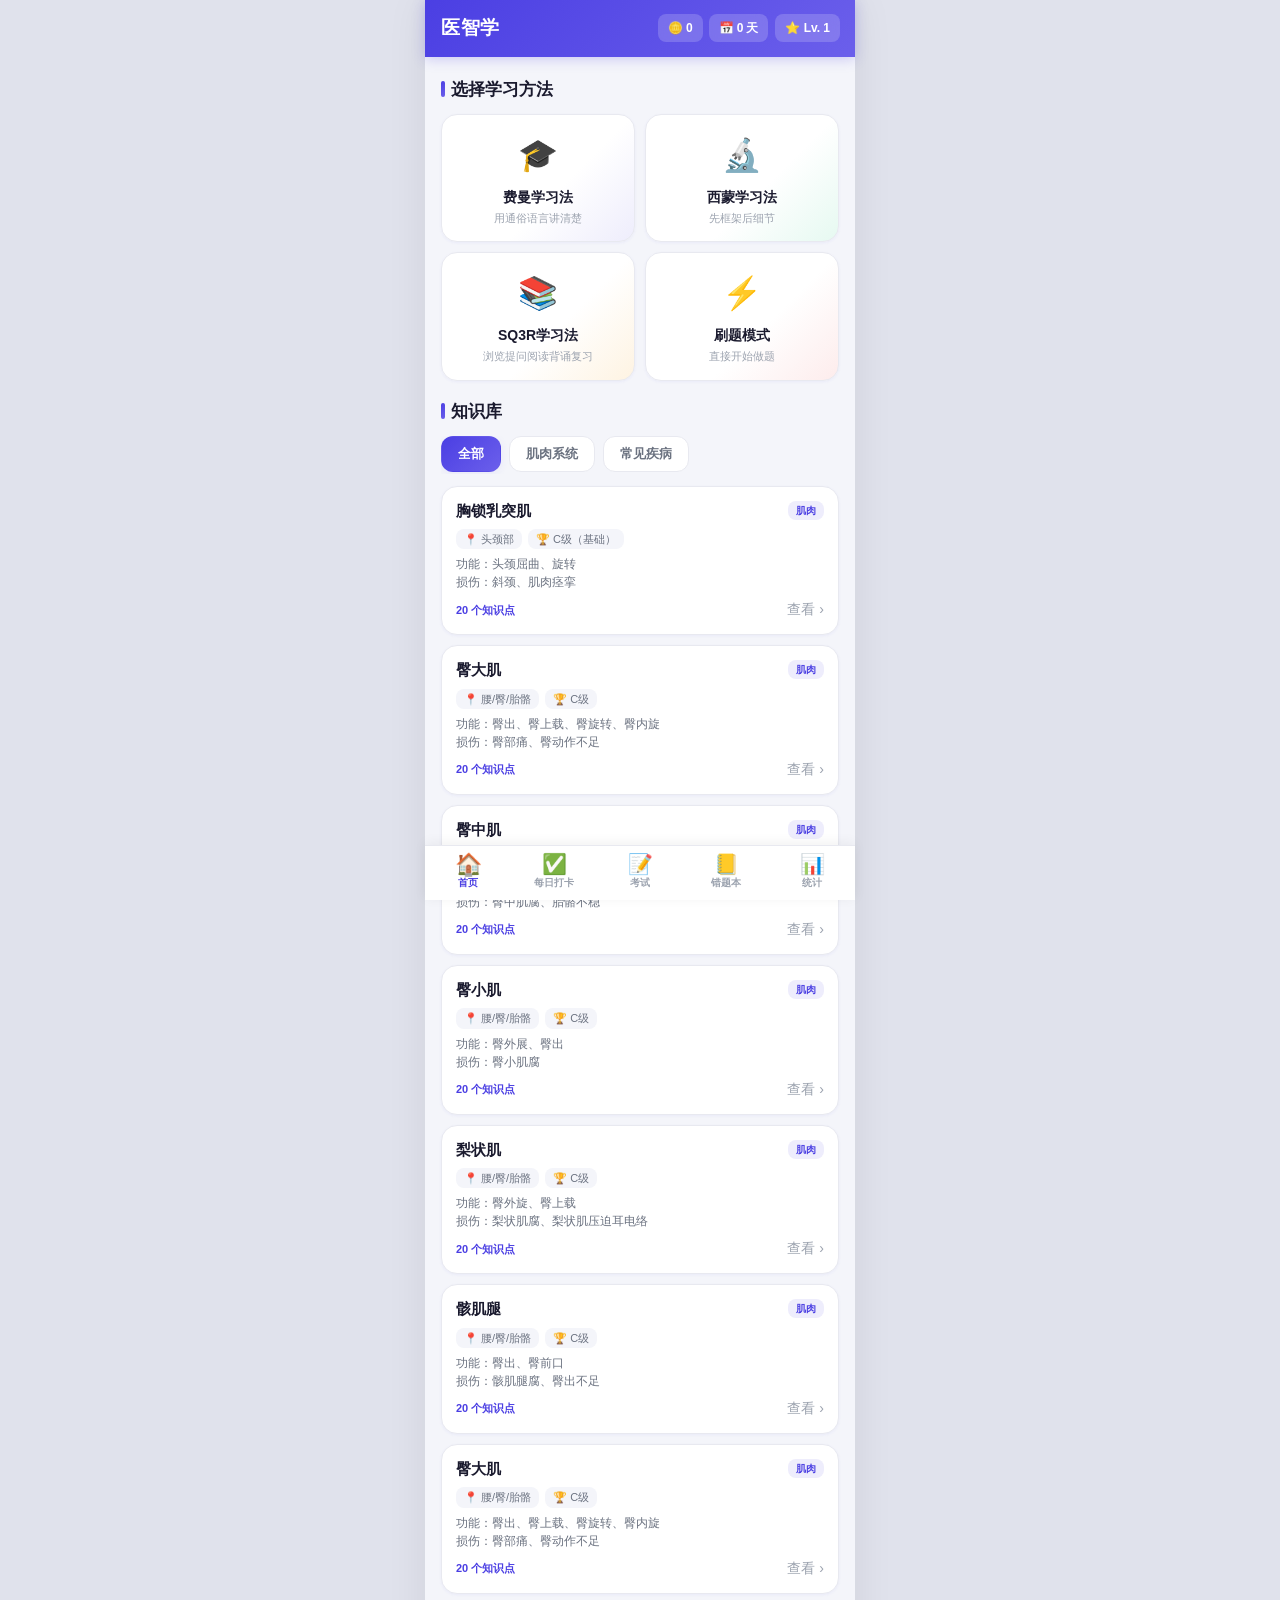
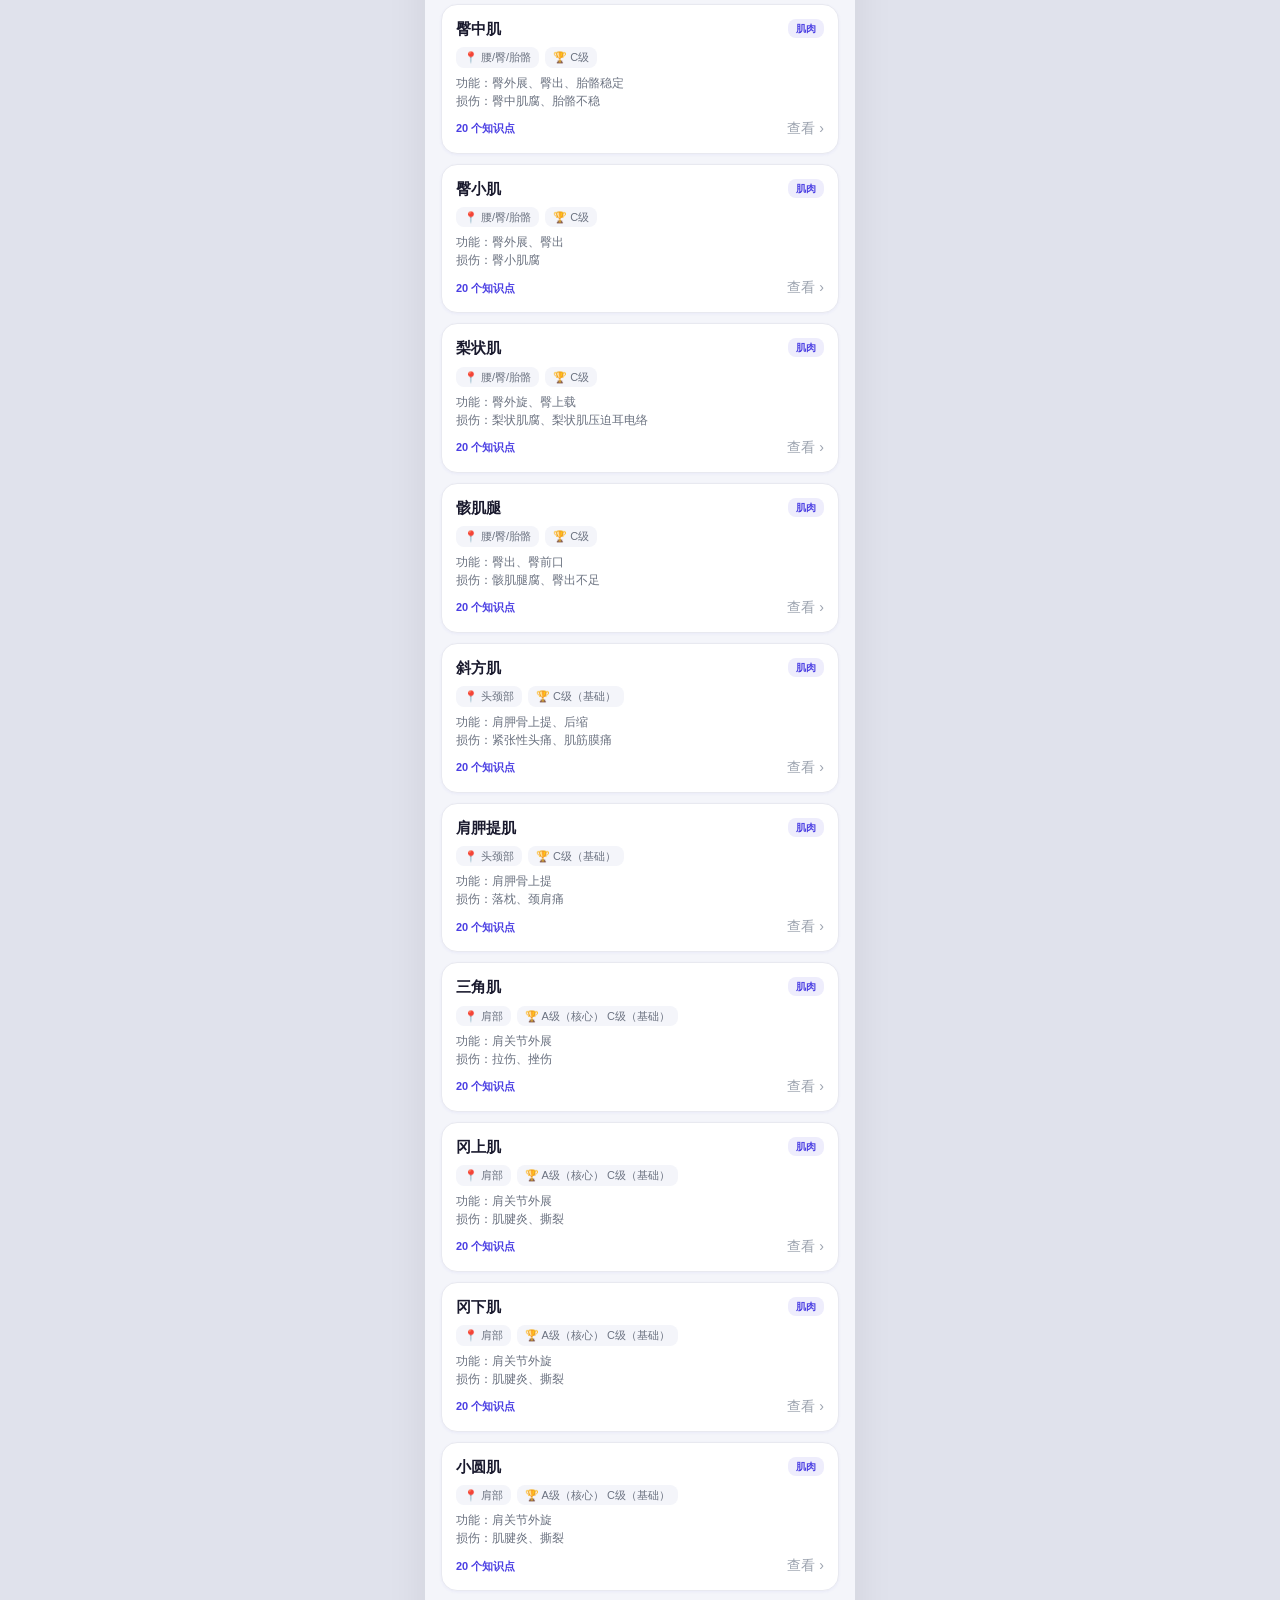
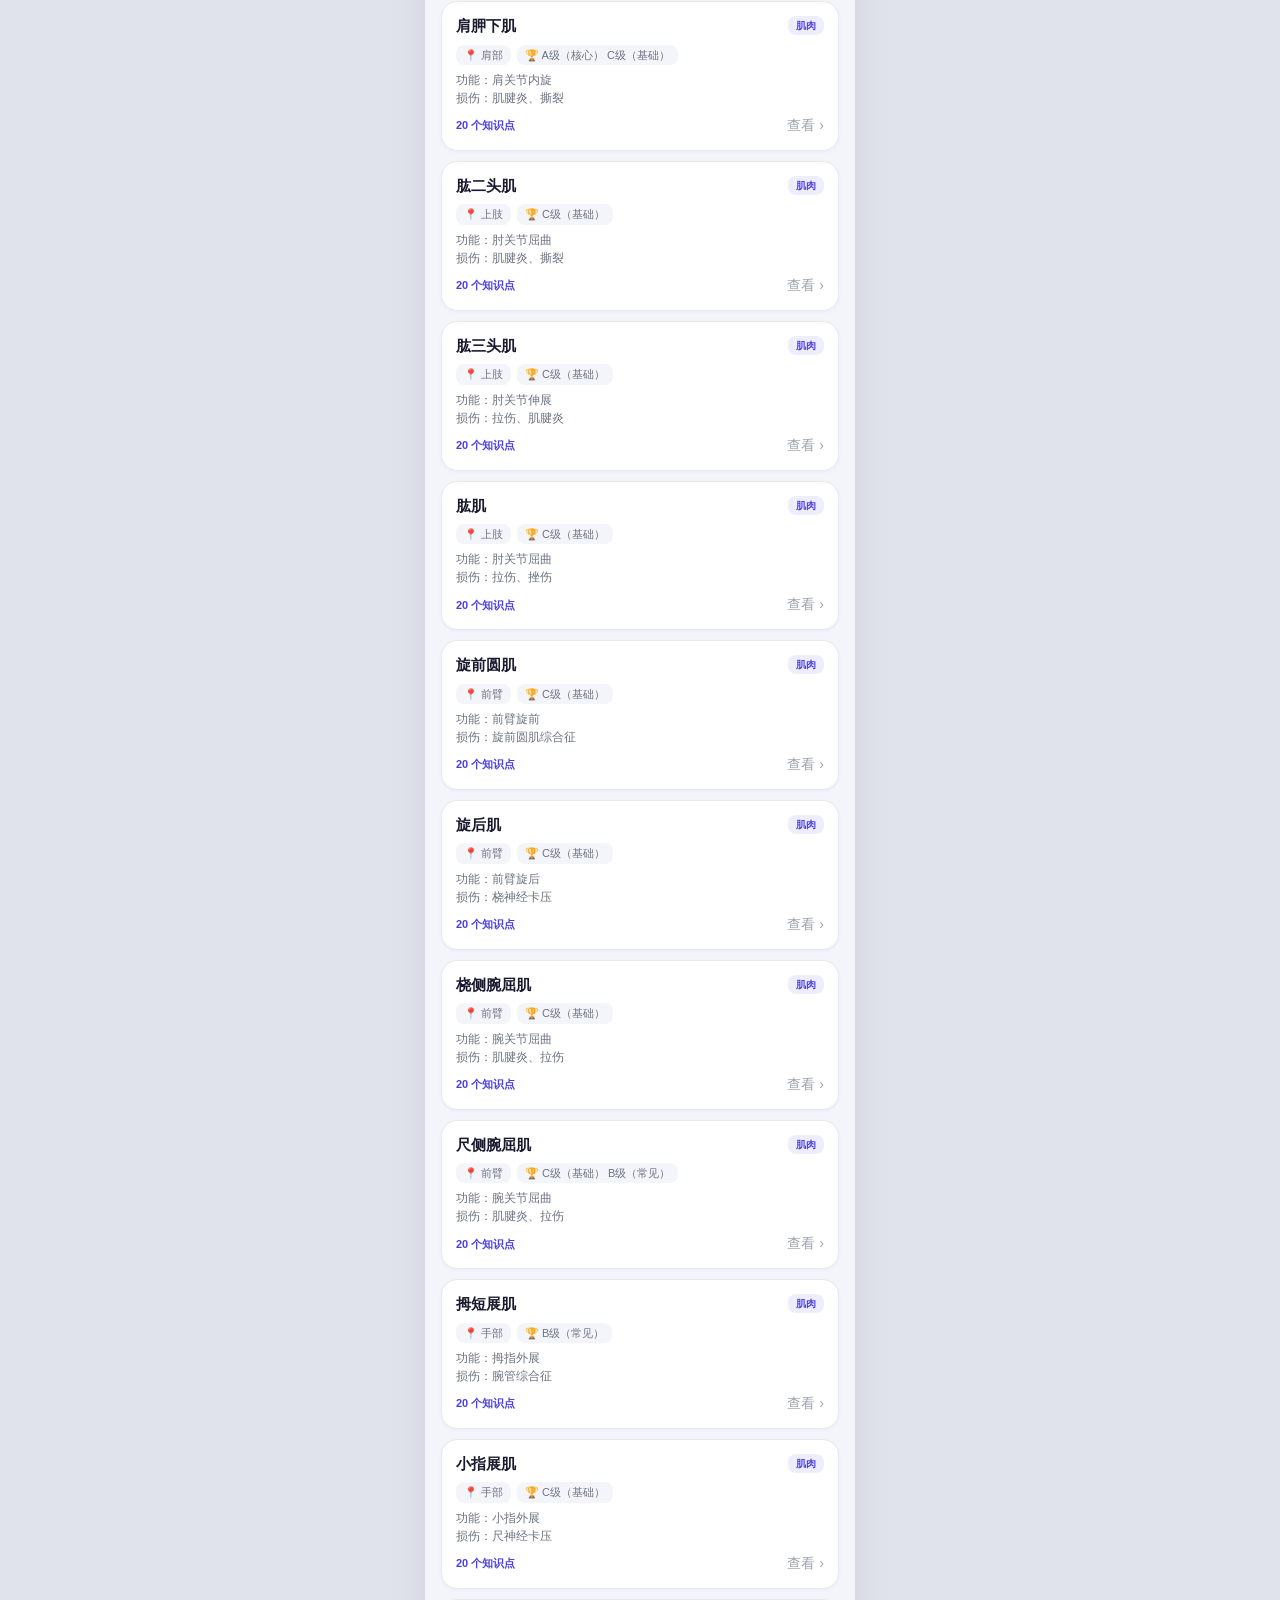
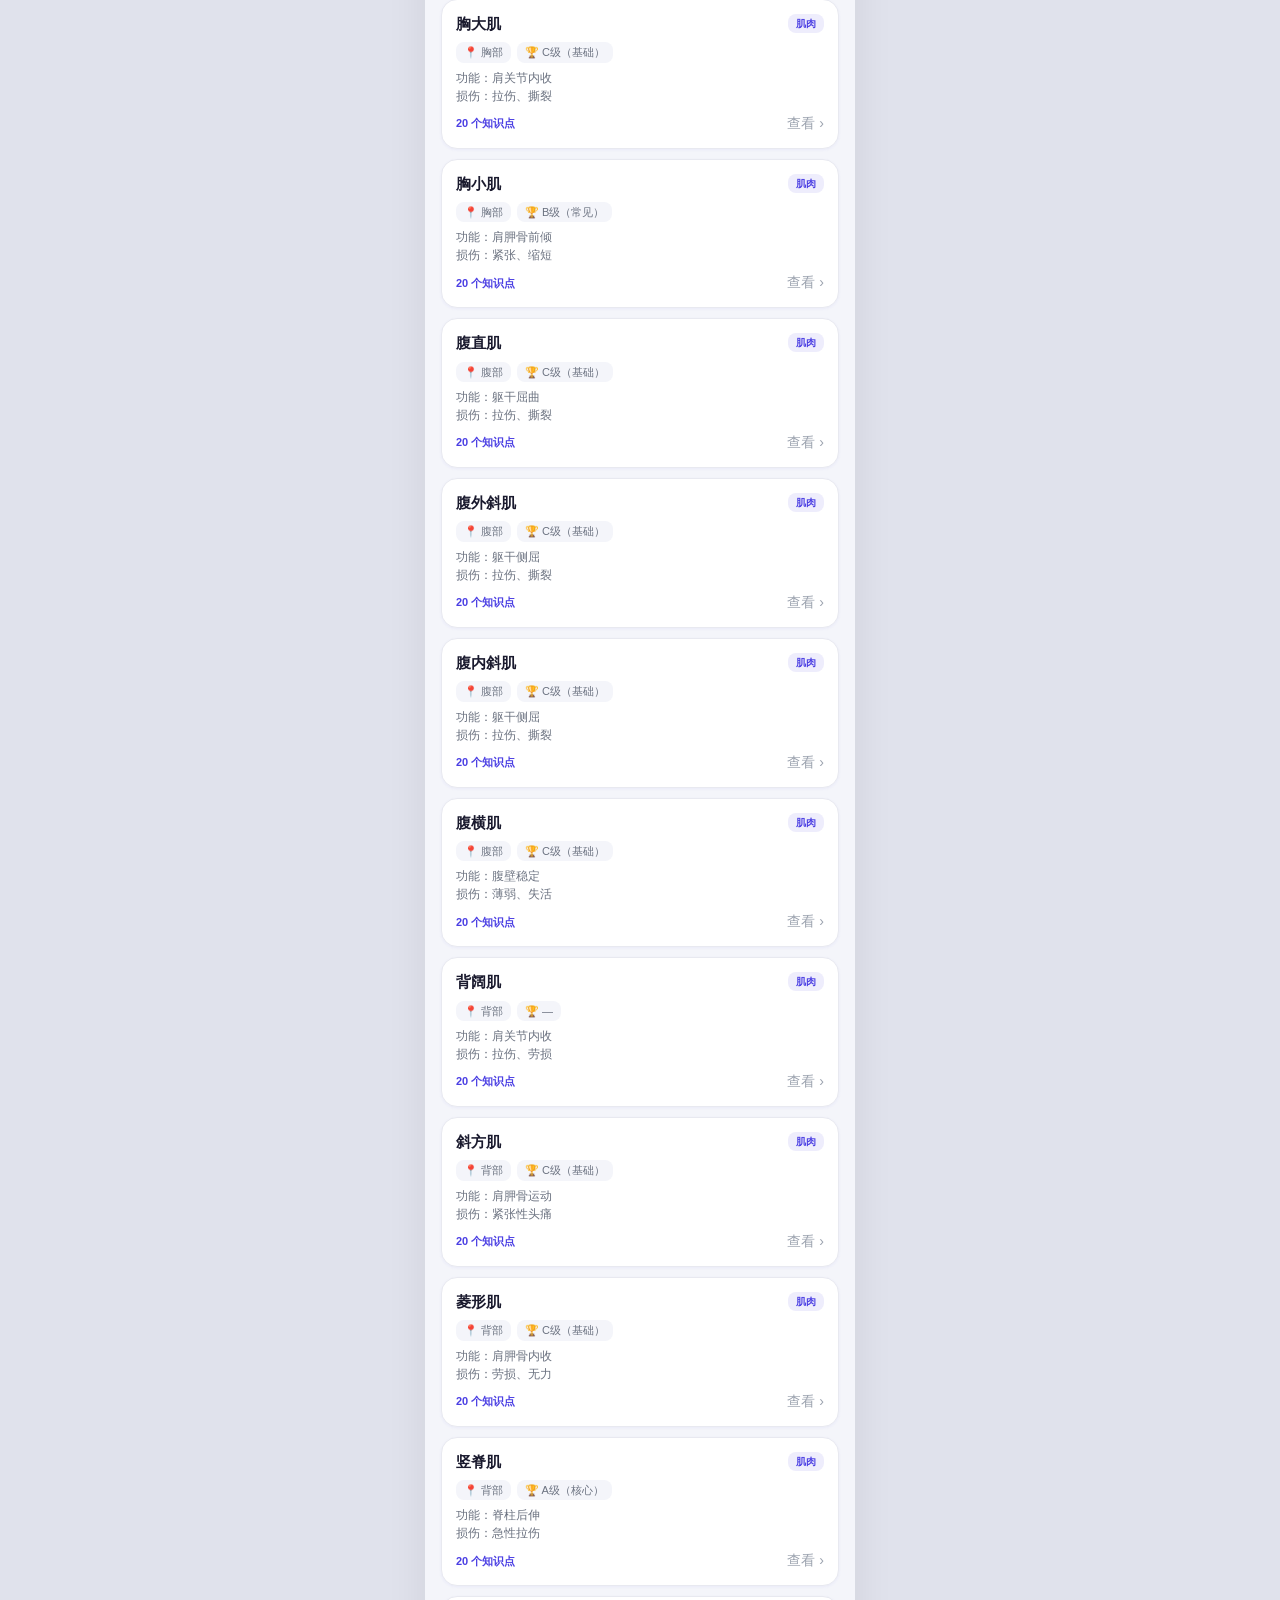
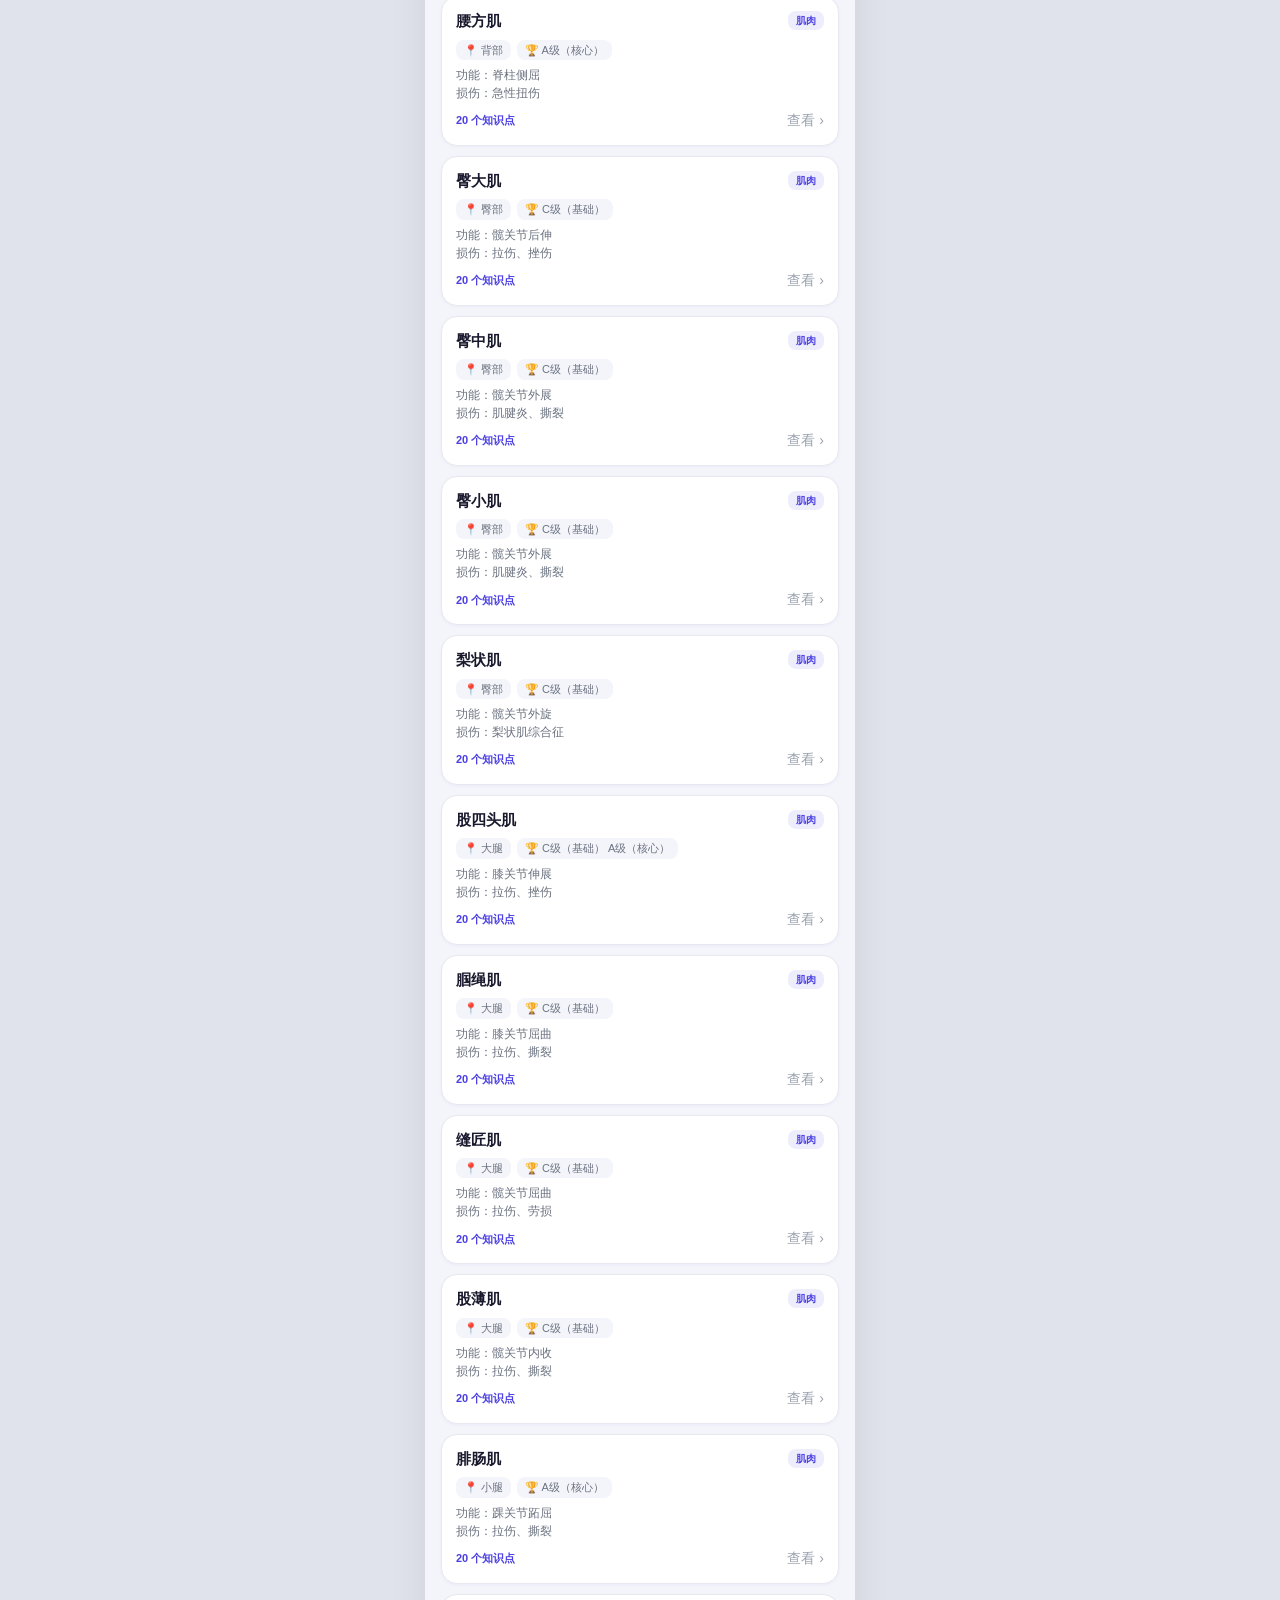
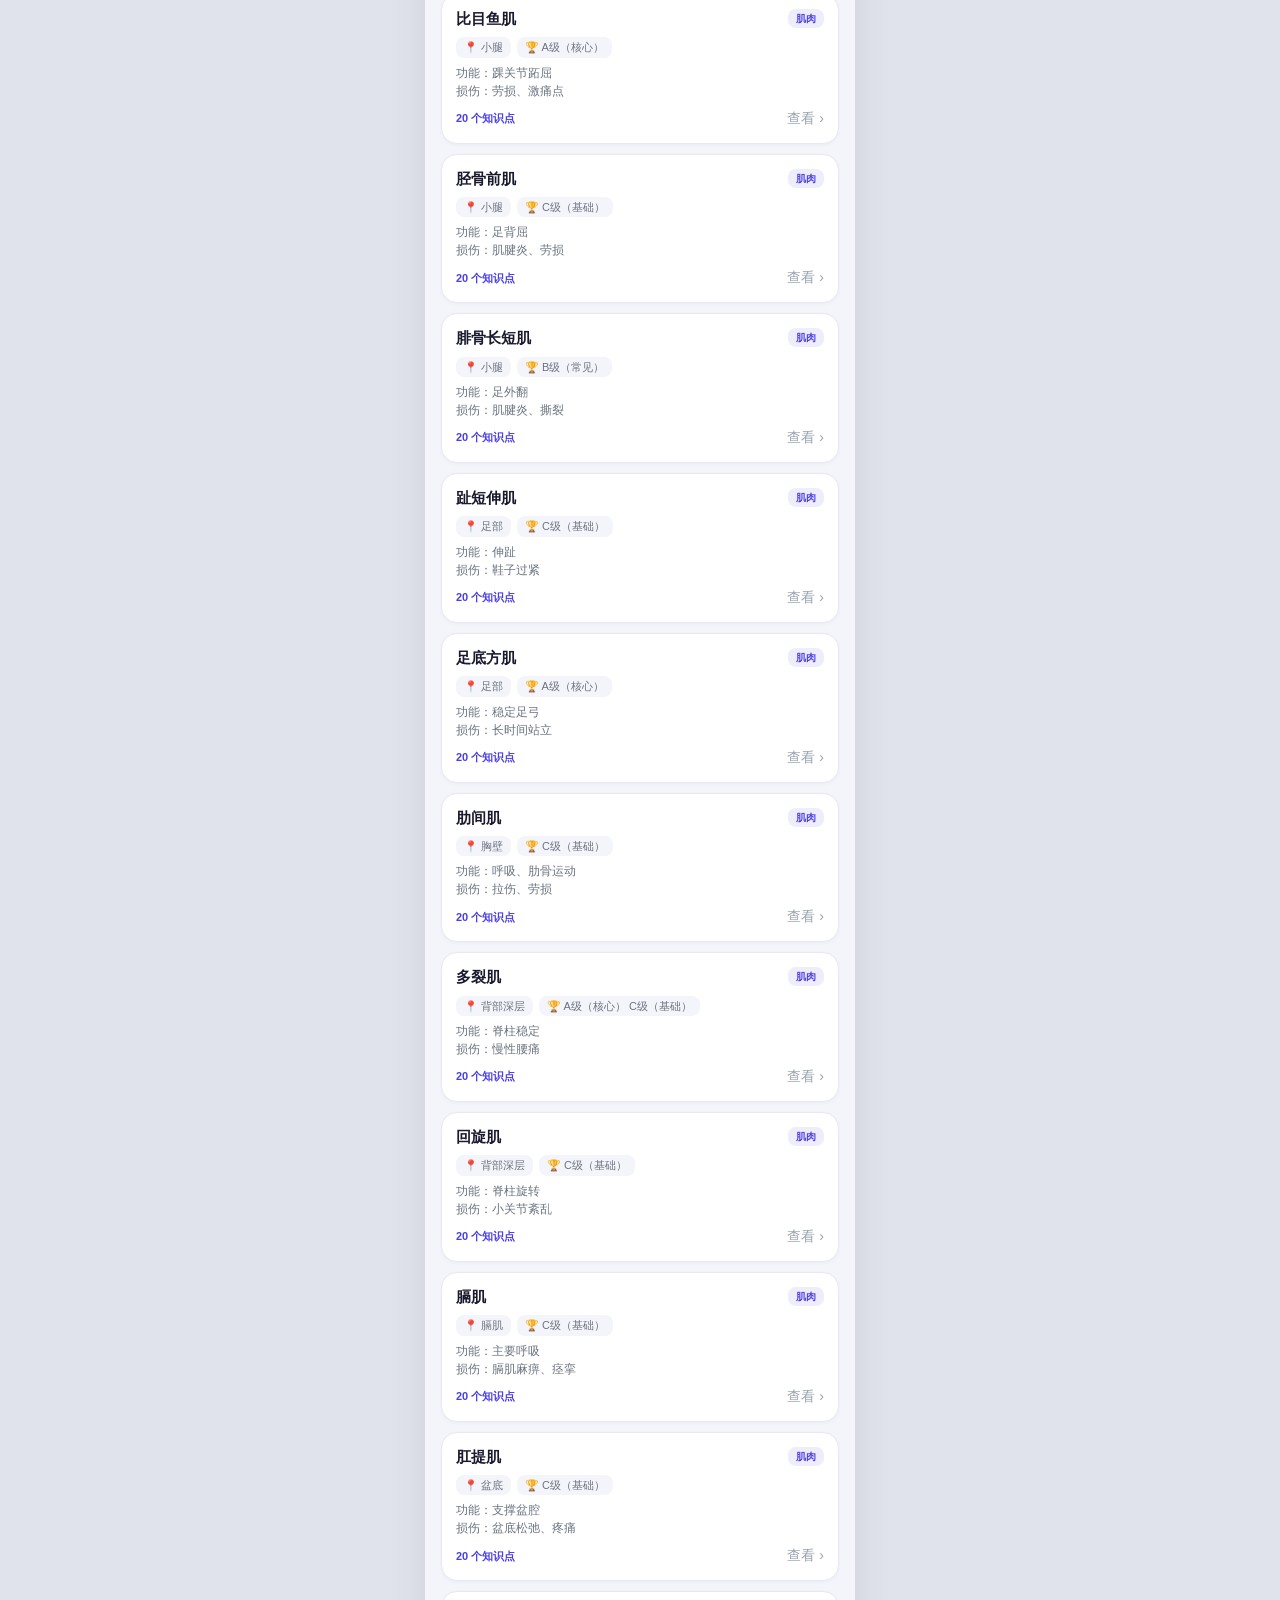
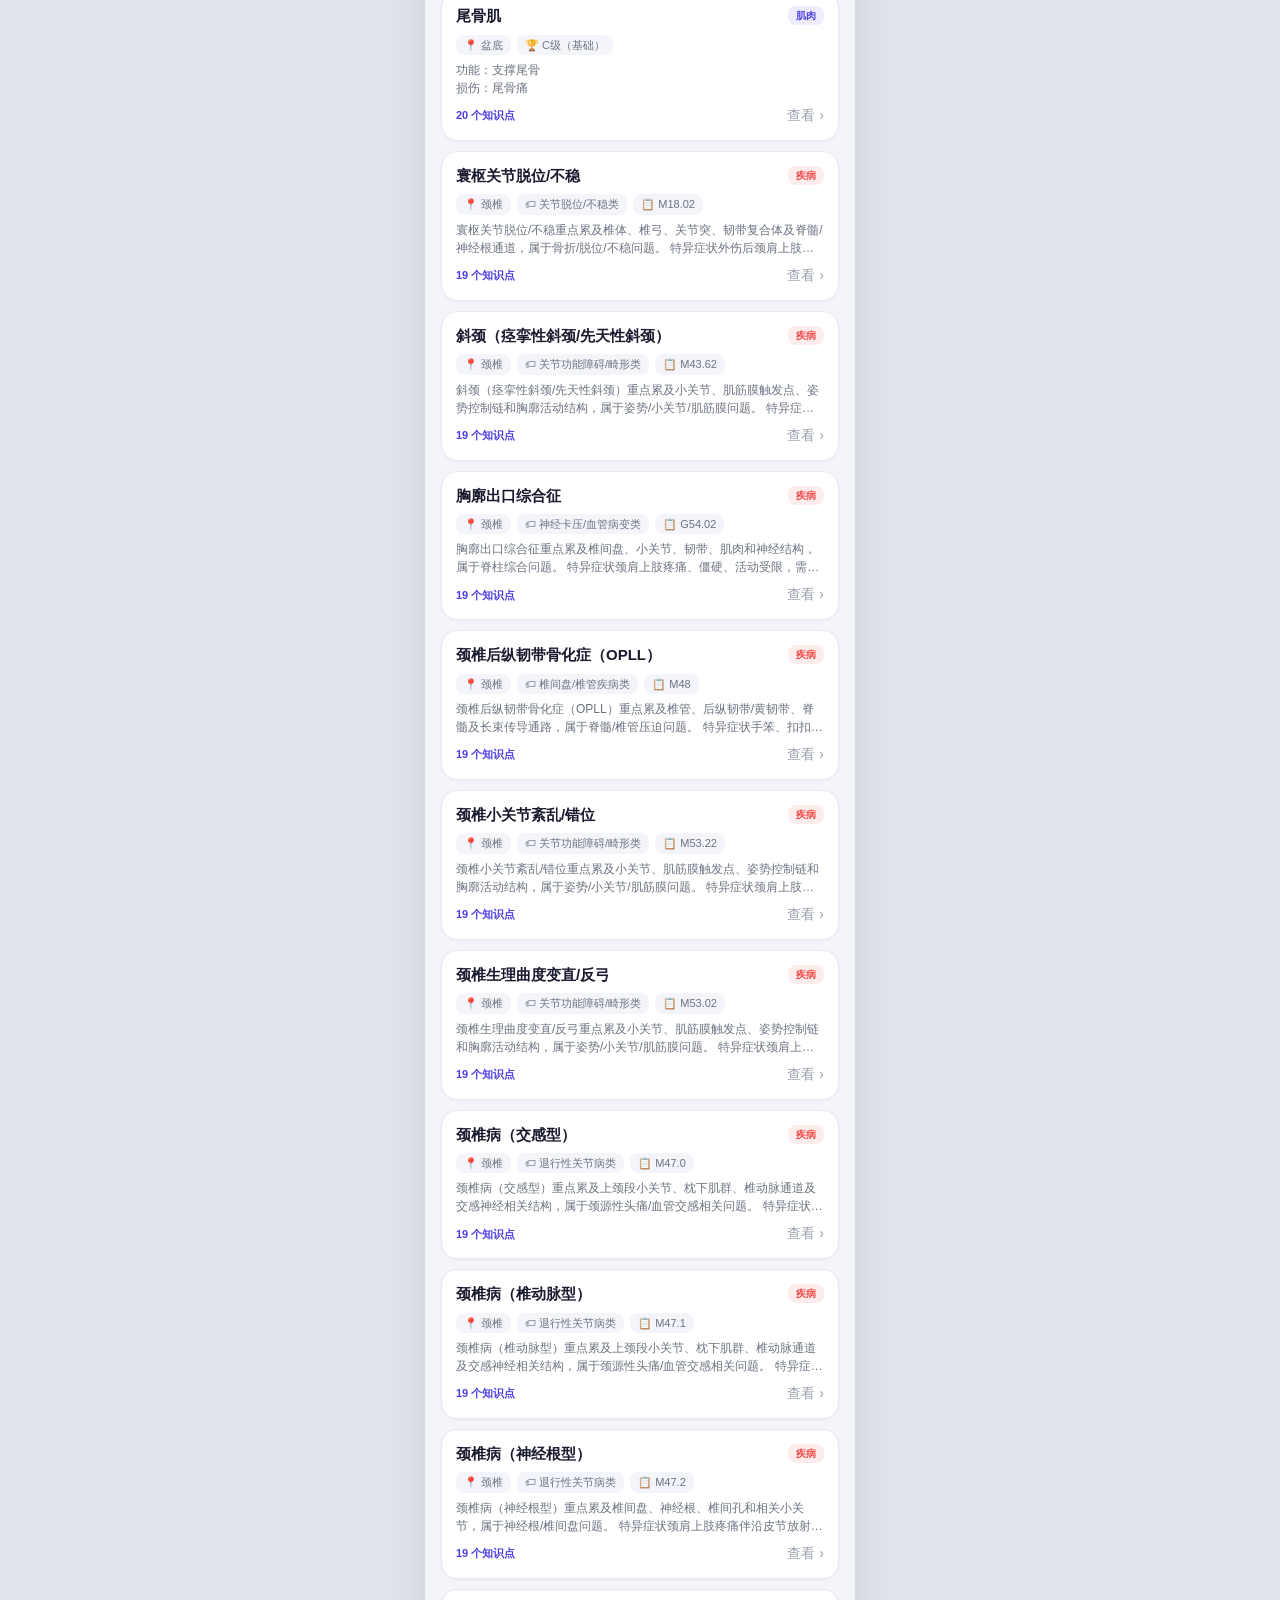
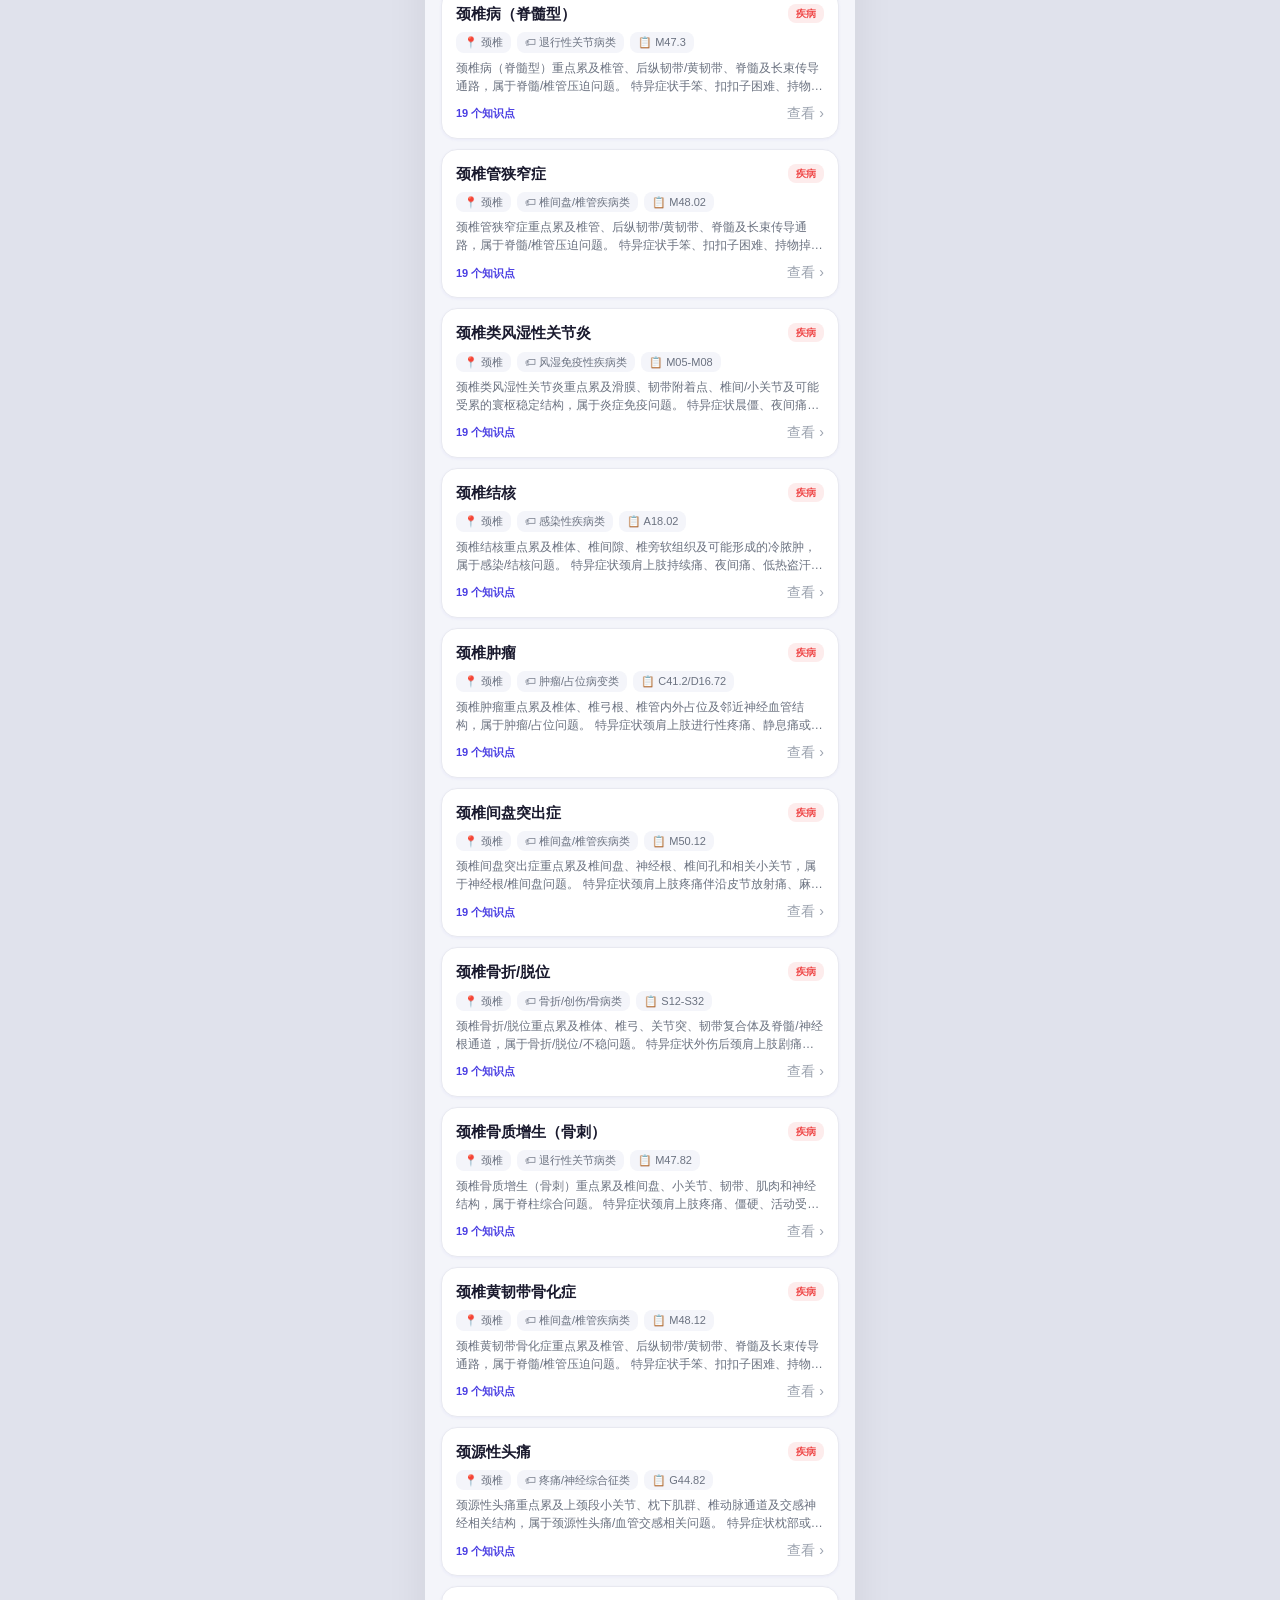
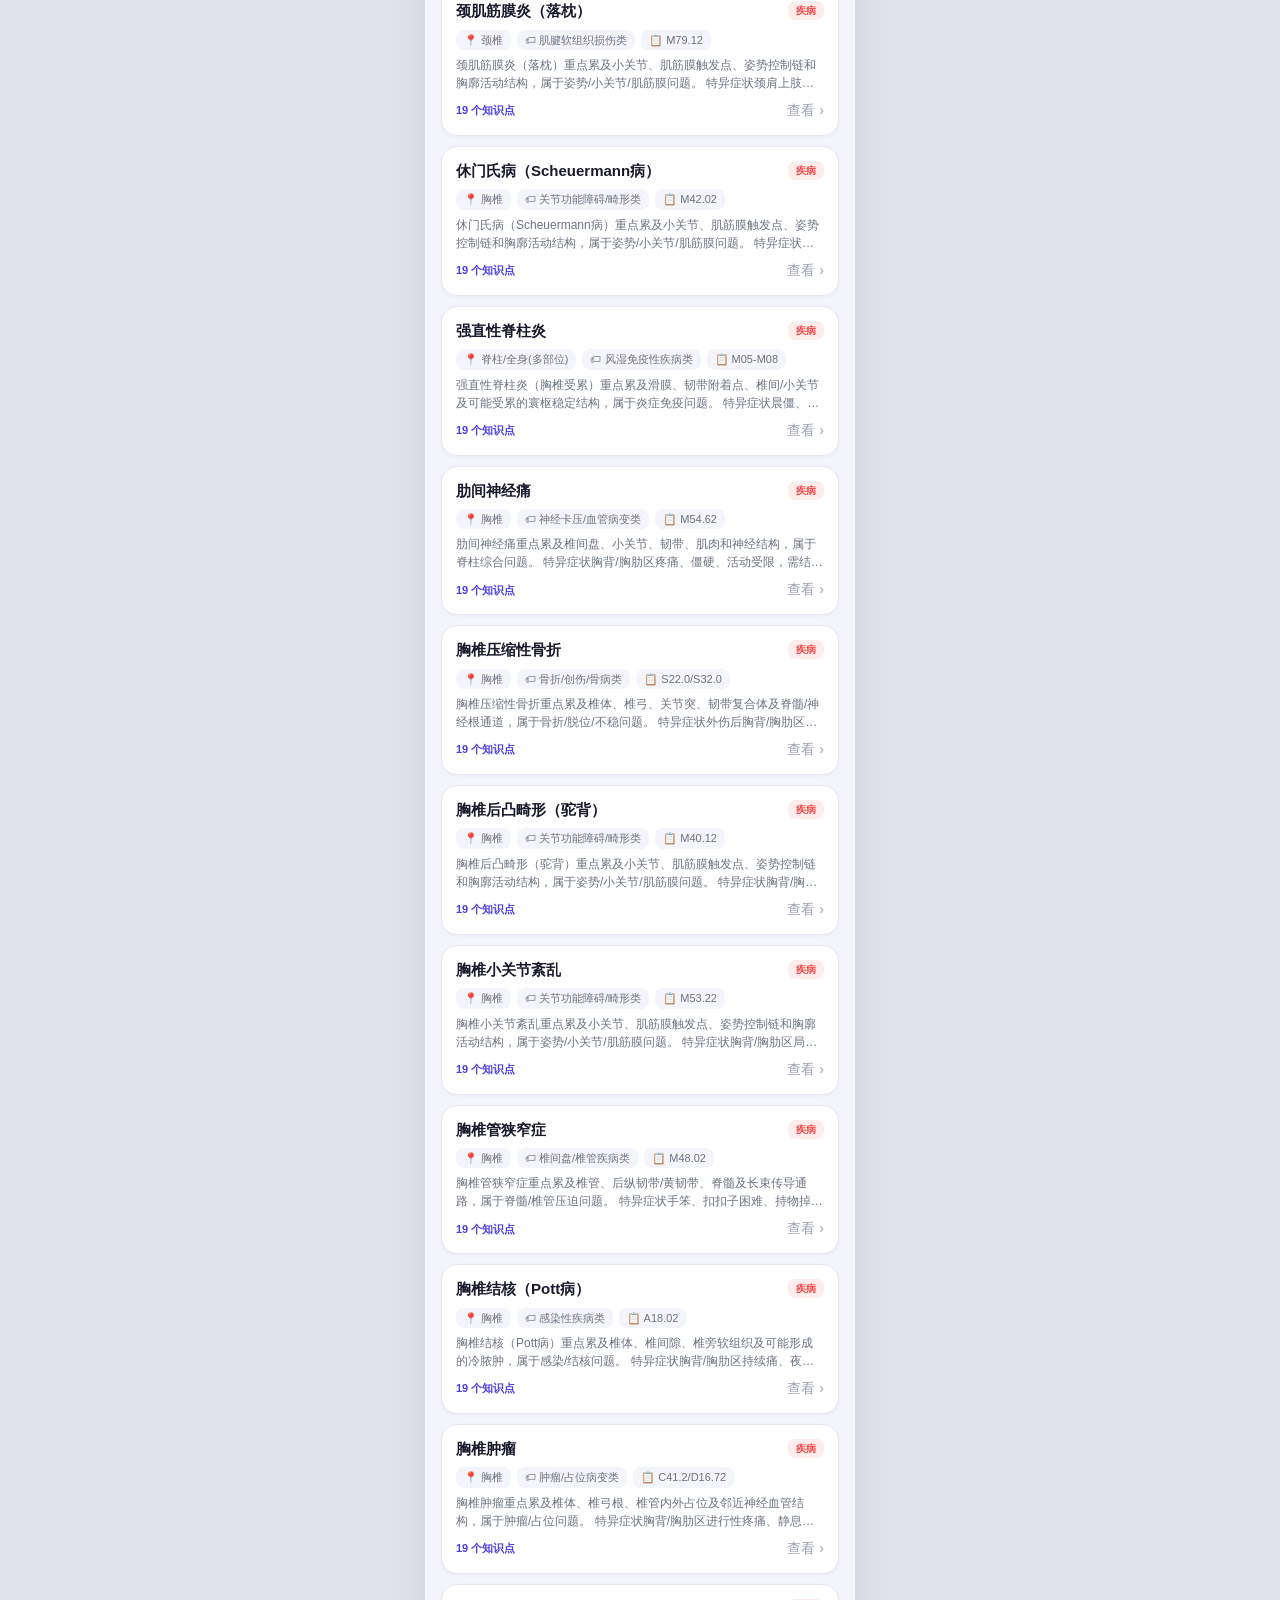
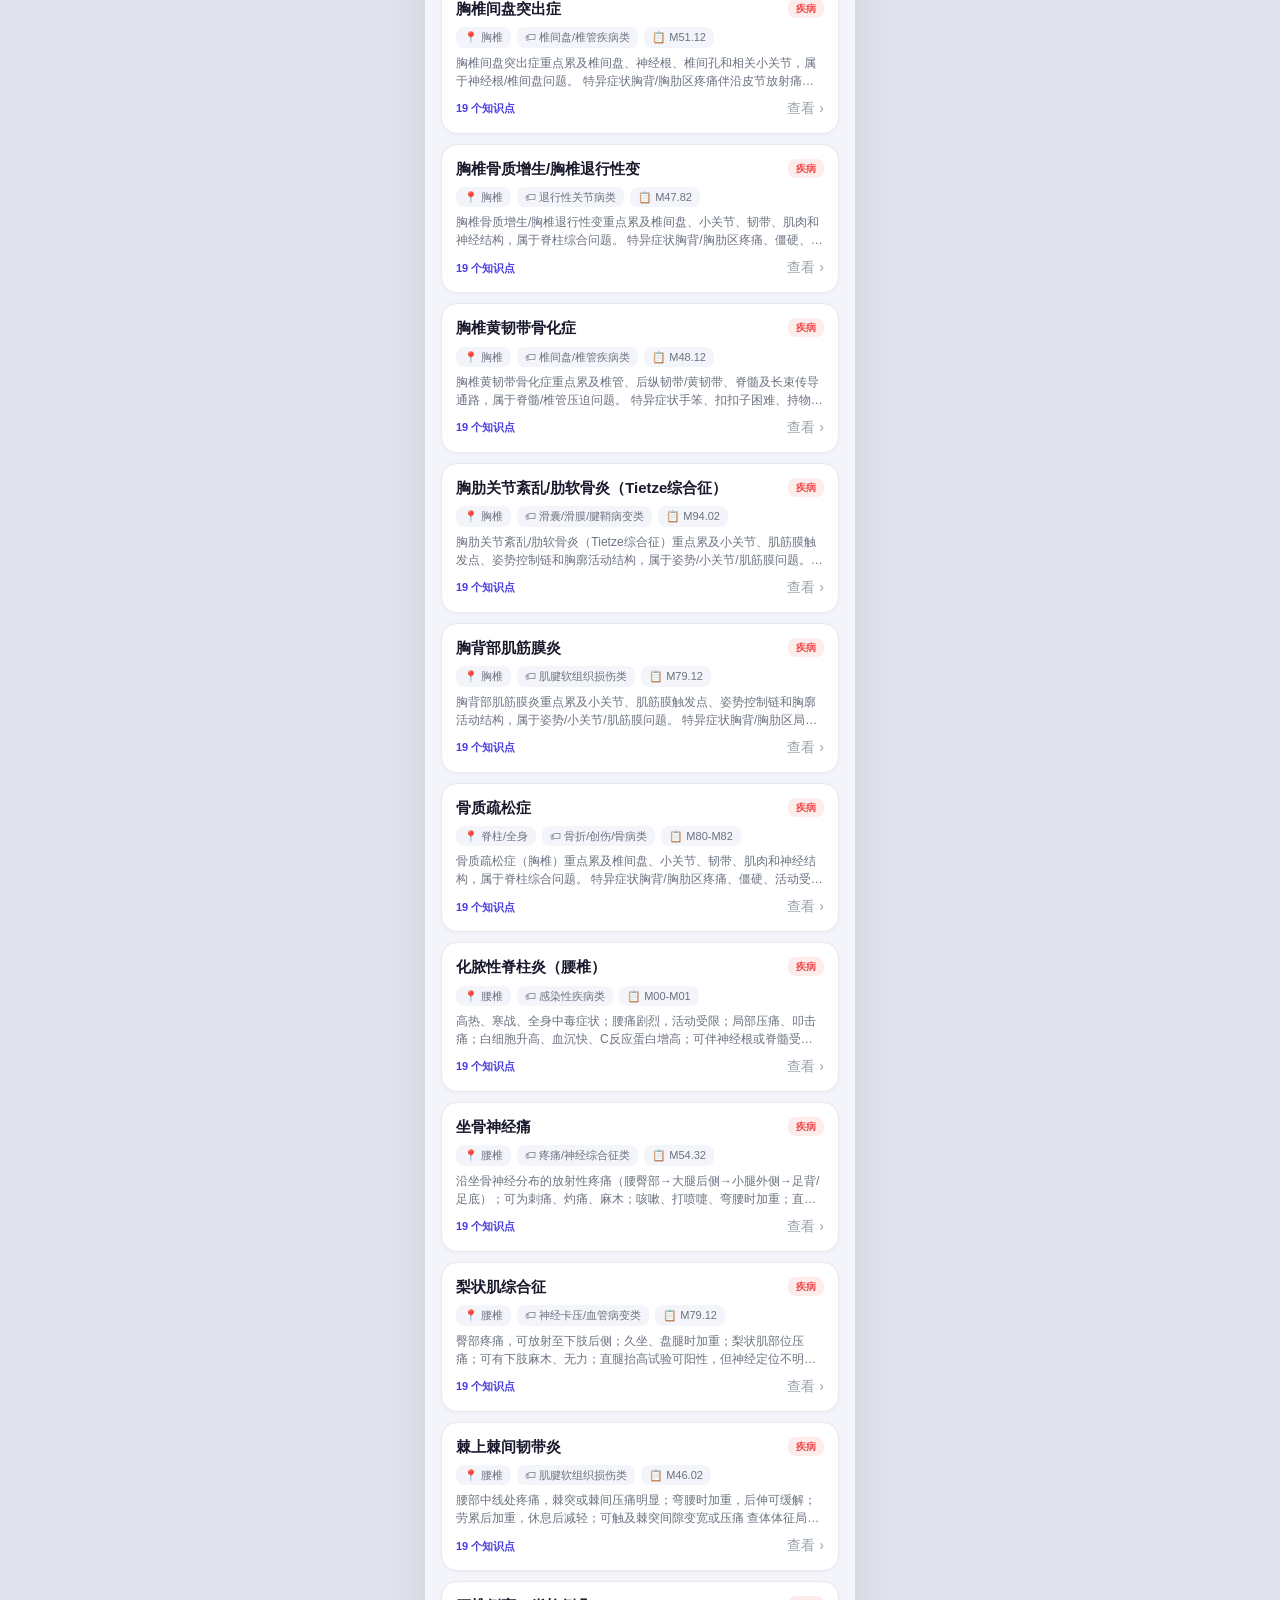
<file: learning-app.html>
<!DOCTYPE html>
<html lang="zh-CN">
<head>
<meta charset="UTF-8">
<meta name="viewport" content="width=device-width, initial-scale=1.0, maximum-scale=1.0, user-scalable=no, viewport-fit=cover">
<meta http-equiv="Cache-Control" content="no-cache, no-store, must-revalidate">
<meta name="theme-color" content="#4B3FE3">
<meta name="apple-mobile-web-app-capable" content="yes">
<meta name="apple-mobile-web-app-status-bar-style" content="default">
<title>医智学 - 肌骨康复学习</title>
<style>
/* ===== 全局变量 - 医疗蓝色系主题 ===== */
:root {
  --primary: #4B3FE3;
  --primary-light: #6B5FEB;
  --primary-dark: #3A2FC9;
  --primary-bg: #EEEDFC;
  --bg: #F4F5FA;
  --card-bg: #FFFFFF;
  --text: #1A1A2E;
  --text-secondary: #6B7280;
  --text-tertiary: #9CA3AF;
  --border: #E8E9F0;
  --success: #10B981;
  --success-bg: #E6F9F1;
  --error: #EF4444;
  --error-bg: #FDECEC;
  --warning: #F59E0B;
  --warning-bg: #FEF3E2;
  --info: #3B82F6;
  --shadow-sm: 0 1px 3px rgba(75, 63, 227, 0.06);
  --shadow: 0 2px 8px rgba(75, 63, 227, 0.08);
  --shadow-lg: 0 6px 20px rgba(75, 63, 227, 0.12);
  --radius-sm: 8px;
  --radius: 12px;
  --radius-lg: 16px;
  --radius-xl: 20px;
  --gradient: linear-gradient(135deg, #4B3FE3 0%, #6B5FEB 100%);
}

* {
  margin: 0;
  padding: 0;
  box-sizing: border-box;
  -webkit-tap-highlight-color: transparent;
}

html, body {
  font-family: -apple-system, BlinkMacSystemFont, "PingFang SC", "Microsoft YaHei", "Segoe UI", Roboto, sans-serif;
  background: #E0E2EC;
  color: var(--text);
  -webkit-font-smoothing: antialiased;
  font-size: 15px;
  line-height: 1.5;
}

body {
  max-width: 430px;
  margin: 0 auto;
  min-height: 100vh;
  position: relative;
  background: var(--bg);
  box-shadow: 0 0 40px rgba(0,0,0,0.08);
  padding-bottom: 76px;
}

/* ===== 加载动画 ===== */
.loading-overlay {
  position: fixed;
  top: 0; left: 50%;
  transform: translateX(-50%);
  width: 100%;
  max-width: 430px;
  height: 100%;
  background: var(--bg);
  display: flex;
  flex-direction: column;
  align-items: center;
  justify-content: center;
  z-index: 9999;
  transition: opacity 0.3s ease;
}
.loading-overlay.hide {
  opacity: 0;
  pointer-events: none;
}
.spinner {
  width: 52px;
  height: 52px;
  border: 4px solid var(--primary-bg);
  border-top-color: var(--primary);
  border-radius: 50%;
  animation: spin 0.8s linear infinite;
  margin-bottom: 18px;
}
.spinner-pulse {
  position: relative;
  width: 70px;
  height: 70px;
  margin-bottom: 22px;
}
.spinner-pulse .ring {
  position: absolute;
  inset: 0;
  border: 3px solid var(--primary);
  border-radius: 50%;
  opacity: 0.6;
  animation: pulse 1.4s ease-out infinite;
}
.spinner-pulse .ring:nth-child(2) { animation-delay: 0.4s; }
.spinner-pulse .ring:nth-child(3) { animation-delay: 0.8s; }
.spinner-pulse .core {
  position: absolute;
  inset: 22px;
  background: var(--gradient);
  border-radius: 50%;
}
@keyframes spin { to { transform: rotate(360deg); } }
@keyframes pulse {
  0% { transform: scale(0.5); opacity: 0.8; }
  100% { transform: scale(1.4); opacity: 0; }
}
.loading-text {
  color: var(--primary);
  font-weight: 600;
  font-size: 16px;
  letter-spacing: 0.5px;
}
.loading-sub {
  color: var(--text-tertiary);
  font-size: 13px;
  margin-top: 8px;
}

/* ===== 错误提示 ===== */
.error-overlay {
  position: fixed;
  top: 0; left: 50%;
  transform: translateX(-50%);
  width: 100%;
  max-width: 430px;
  height: 100%;
  background: var(--bg);
  display: flex;
  flex-direction: column;
  align-items: center;
  justify-content: center;
  z-index: 9998;
  padding: 32px;
  text-align: center;
}
.error-icon {
  font-size: 56px;
  margin-bottom: 16px;
}
.error-text {
  color: var(--error);
  font-size: 17px;
  font-weight: 600;
  margin-bottom: 8px;
}
.error-sub {
  color: var(--text-secondary);
  font-size: 13px;
  margin-bottom: 24px;
}
.btn-reload {
  background: var(--gradient);
  color: #fff;
  border: none;
  padding: 12px 32px;
  border-radius: var(--radius);
  font-size: 15px;
  font-weight: 600;
  cursor: pointer;
  box-shadow: var(--shadow);
}

/* ===== 顶部导航栏 ===== */
.top-nav {
  position: sticky;
  top: 0;
  z-index: 100;
  background: var(--gradient);
  color: #fff;
  padding: 14px 16px;
  padding-top: calc(14px + env(safe-area-inset-top, 0px));
  display: flex;
  align-items: center;
  justify-content: space-between;
  box-shadow: 0 2px 12px rgba(75, 63, 227, 0.25);
}
.nav-left {
  display: flex;
  align-items: center;
  gap: 10px;
  min-width: 0;
}
.back-btn {
  background: rgba(255,255,255,0.2);
  border: none;
  color: #fff;
  width: 32px;
  height: 32px;
  border-radius: 50%;
  font-size: 18px;
  cursor: pointer;
  display: flex;
  align-items: center;
  justify-content: center;
  flex-shrink: 0;
}
.top-title {
  font-size: 19px;
  font-weight: 700;
  letter-spacing: 0.5px;
}
.nav-right {
  display: flex;
  align-items: center;
  gap: 6px;
  flex-shrink: 0;
}
.stat-pill {
  background: rgba(255,255,255,0.18);
  padding: 5px 10px;
  border-radius: var(--radius-sm);
  font-size: 12px;
  font-weight: 600;
  display: flex;
  align-items: center;
  gap: 3px;
  backdrop-filter: blur(6px);
}

/* ===== 页面容器 ===== */
main {
  min-height: calc(100vh - 140px);
}
.page {
  display: none;
  padding: 16px;
  animation: fadeIn 0.25s ease;
}
.page.active {
  display: block;
}
@keyframes fadeIn {
  from { opacity: 0; transform: translateY(6px); }
  to { opacity: 1; transform: translateY(0); }
}

/* ===== 通用卡片 ===== */
.card {
  background: var(--card-bg);
  border-radius: var(--radius-lg);
  padding: 16px;
  box-shadow: var(--shadow-sm);
  margin-bottom: 12px;
  border: 1px solid var(--border);
}
.section-title {
  font-size: 17px;
  font-weight: 700;
  margin: 4px 0 12px;
  color: var(--text);
  display: flex;
  align-items: center;
  gap: 6px;
}
.section-title .dot {
  width: 4px;
  height: 16px;
  background: var(--gradient);
  border-radius: 2px;
}

/* ===== 学习方法卡片 ===== */
.method-grid {
  display: grid;
  grid-template-columns: 1fr 1fr;
  gap: 10px;
  margin-bottom: 18px;
}
.method-card {
  background: var(--card-bg);
  border-radius: var(--radius-lg);
  padding: 16px 12px;
  text-align: center;
  cursor: pointer;
  border: 1px solid var(--border);
  box-shadow: var(--shadow-sm);
  transition: transform 0.15s ease, box-shadow 0.15s ease;
  position: relative;
  overflow: hidden;
}
.method-card:active {
  transform: scale(0.97);
}
.method-card .icon {
  font-size: 32px;
  margin-bottom: 8px;
  display: block;
}
.method-card .name {
  font-size: 14px;
  font-weight: 700;
  color: var(--text);
  margin-bottom: 3px;
}
.method-card .desc {
  font-size: 11px;
  color: var(--text-tertiary);
  line-height: 1.3;
}
.method-card.feynman { background: linear-gradient(135deg, #fff 60%, #EEEDFC 100%); }
.method-card.simon { background: linear-gradient(135deg, #fff 60%, #E6F9F1 100%); }
.method-card.sq3r { background: linear-gradient(135deg, #fff 60%, #FEF3E2 100%); }
.method-card.quiz { background: linear-gradient(135deg, #fff 60%, #FDECEC 100%); }

/* ===== 分类标签 ===== */
.tab-bar {
  display: flex;
  gap: 8px;
  margin-bottom: 12px;
  overflow-x: auto;
  -webkit-overflow-scrolling: touch;
  scrollbar-width: none;
  padding-bottom: 2px;
}
.tab-bar::-webkit-scrollbar { display: none; }
.cat-tab {
  padding: 7px 16px;
  border-radius: var(--radius);
  font-size: 13px;
  font-weight: 600;
  background: var(--card-bg);
  color: var(--text-secondary);
  border: 1px solid var(--border);
  cursor: pointer;
  white-space: nowrap;
  flex-shrink: 0;
  transition: all 0.15s ease;
}
.cat-tab.active {
  background: var(--gradient);
  color: #fff;
  border-color: transparent;
  box-shadow: var(--shadow);
}

/* ===== 知识点卡片 ===== */
.kp-card {
  background: var(--card-bg);
  border-radius: var(--radius-lg);
  padding: 14px;
  margin-bottom: 10px;
  border: 1px solid var(--border);
  box-shadow: var(--shadow-sm);
  cursor: pointer;
  transition: transform 0.12s ease, box-shadow 0.12s ease;
}
.kp-card:active {
  transform: scale(0.98);
  box-shadow: var(--shadow);
}
.kp-card .kp-head {
  display: flex;
  align-items: flex-start;
  justify-content: space-between;
  gap: 8px;
  margin-bottom: 8px;
}
.kp-card .kp-name {
  font-size: 15px;
  font-weight: 700;
  color: var(--text);
  flex: 1;
  line-height: 1.35;
}
.kp-card .kp-badge {
  font-size: 10px;
  padding: 2px 8px;
  border-radius: var(--radius-sm);
  font-weight: 600;
  flex-shrink: 0;
}
.kp-badge.muscle { background: var(--primary-bg); color: var(--primary); }
.kp-badge.disease { background: var(--error-bg); color: var(--error); }
.kp-card .kp-meta {
  display: flex;
  flex-wrap: wrap;
  gap: 6px;
  margin-bottom: 6px;
}
.kp-meta .meta-item {
  font-size: 11px;
  color: var(--text-secondary);
  background: var(--bg);
  padding: 2px 8px;
  border-radius: var(--radius-sm);
}
.kp-card .kp-desc {
  font-size: 12px;
  color: var(--text-secondary);
  line-height: 1.5;
  display: -webkit-box;
  -webkit-line-clamp: 2;
  -webkit-box-orient: vertical;
  overflow: hidden;
}
.kp-card .kp-foot {
  margin-top: 8px;
  display: flex;
  justify-content: space-between;
  align-items: center;
}
.kp-count {
  font-size: 11px;
  color: var(--primary);
  font-weight: 600;
}
.kp-arrow {
  color: var(--text-tertiary);
  font-size: 14px;
}

/* ===== 题目相关 ===== */
.q-header {
  display: flex;
  justify-content: space-between;
  align-items: center;
  margin-bottom: 14px;
}
.q-progress {
  font-size: 13px;
  color: var(--text-secondary);
  font-weight: 600;
}
.q-progress .num {
  color: var(--primary);
  font-size: 16px;
}
.q-timer {
  background: var(--primary-bg);
  color: var(--primary);
  padding: 5px 12px;
  border-radius: var(--radius);
  font-size: 14px;
  font-weight: 700;
  font-variant-numeric: tabular-nums;
}
.q-timer.warn { background: var(--warning-bg); color: var(--warning); }
.q-timer.danger { background: var(--error-bg); color: var(--error); }
.q-type-tag {
  display: inline-block;
  font-size: 11px;
  padding: 2px 8px;
  border-radius: var(--radius-sm);
  font-weight: 600;
  margin-bottom: 8px;
}
.q-type-tag.single { background: var(--primary-bg); color: var(--primary); }
.q-type-tag.judge { background: var(--warning-bg); color: var(--warning); }
.q-question {
  font-size: 16px;
  font-weight: 600;
  line-height: 1.55;
  color: var(--text);
  margin-bottom: 16px;
}
.q-options {
  display: flex;
  flex-direction: column;
  gap: 10px;
}
.q-option {
  background: var(--card-bg);
  border: 2px solid var(--border);
  border-radius: var(--radius);
  padding: 14px;
  font-size: 14px;
  color: var(--text);
  cursor: pointer;
  transition: all 0.15s ease;
  line-height: 1.45;
  display: flex;
  align-items: flex-start;
  gap: 10px;
}
.q-option:active {
  transform: scale(0.98);
}
.q-option .opt-label {
  width: 24px;
  height: 24px;
  border-radius: 50%;
  background: var(--bg);
  color: var(--text-secondary);
  display: flex;
  align-items: center;
  justify-content: center;
  font-size: 12px;
  font-weight: 700;
  flex-shrink: 0;
  transition: all 0.15s ease;
}
.q-option .opt-text {
  flex: 1;
  padding-top: 2px;
}
.q-option.correct {
  border-color: var(--success);
  background: var(--success-bg);
}
.q-option.correct .opt-label {
  background: var(--success);
  color: #fff;
}
.q-option.wrong {
  border-color: var(--error);
  background: var(--error-bg);
}
.q-option.wrong .opt-label {
  background: var(--error);
  color: #fff;
}
.q-option.disabled {
  pointer-events: none;
  opacity: 0.65;
}
.q-option.disabled.correct, .q-option.disabled.wrong {
  opacity: 1;
}

.feedback {
  margin-top: 14px;
  padding: 12px 14px;
  border-radius: var(--radius);
  font-size: 14px;
  font-weight: 600;
  display: flex;
  align-items: center;
  gap: 8px;
}
.feedback.correct {
  background: var(--success-bg);
  color: var(--success);
}
.feedback.wrong {
  background: var(--error-bg);
  color: var(--error);
}
.feedback .answer-hint {
  font-size: 12px;
  font-weight: 500;
  color: var(--text-secondary);
  margin-top: 2px;
  display: block;
}

/* ===== 按钮 ===== */
.btn-primary {
  background: var(--gradient);
  color: #fff;
  border: none;
  padding: 14px;
  border-radius: var(--radius);
  font-size: 15px;
  font-weight: 700;
  cursor: pointer;
  width: 100%;
  box-shadow: var(--shadow);
  transition: transform 0.12s ease;
  letter-spacing: 0.5px;
}
.btn-primary:active {
  transform: scale(0.98);
}
.btn-primary:disabled {
  opacity: 0.5;
}
.btn-secondary {
  background: var(--card-bg);
  color: var(--primary);
  border: 1.5px solid var(--primary);
  padding: 12px;
  border-radius: var(--radius);
  font-size: 14px;
  font-weight: 600;
  cursor: pointer;
  width: 100%;
}
.btn-block {
  width: 100%;
  margin-top: 16px;
}
.btn-row {
  display: flex;
  gap: 10px;
  margin-top: 16px;
}
.btn-row > * { flex: 1; }

/* ===== 开始页 ===== */
.start-screen {
  text-align: center;
  padding: 32px 16px;
}
.start-screen .big-icon {
  font-size: 64px;
  margin-bottom: 16px;
}
.start-screen .start-title {
  font-size: 22px;
  font-weight: 700;
  color: var(--text);
  margin-bottom: 8px;
}
.start-screen .start-desc {
  font-size: 14px;
  color: var(--text-secondary);
  margin-bottom: 24px;
  line-height: 1.6;
}
.start-info {
  display: flex;
  justify-content: center;
  gap: 20px;
  margin-bottom: 24px;
}
.start-info .info-item {
  text-align: center;
}
.start-info .info-num {
  font-size: 24px;
  font-weight: 700;
  color: var(--primary);
}
.start-info .info-label {
  font-size: 12px;
  color: var(--text-tertiary);
  margin-top: 2px;
}

/* ===== 结果页 ===== */
.result-card {
  background: var(--card-bg);
  border-radius: var(--radius-xl);
  padding: 28px 20px;
  text-align: center;
  box-shadow: var(--shadow);
  margin-bottom: 16px;
}
.result-emoji {
  font-size: 56px;
  margin-bottom: 12px;
}
.result-title {
  font-size: 20px;
  font-weight: 700;
  color: var(--text);
  margin-bottom: 6px;
}
.result-score {
  font-size: 40px;
  font-weight: 800;
  color: var(--primary);
  margin: 12px 0;
  font-variant-numeric: tabular-nums;
}
.result-score .small {
  font-size: 20px;
  color: var(--text-tertiary);
}
.result-meta {
  display: flex;
  justify-content: center;
  gap: 24px;
  margin-top: 8px;
}
.result-meta .meta-num {
  font-size: 18px;
  font-weight: 700;
  color: var(--text);
}
.result-meta .meta-label {
  font-size: 11px;
  color: var(--text-tertiary);
}

/* ===== 错题本 ===== */
.wrong-item {
  background: var(--card-bg);
  border-radius: var(--radius);
  padding: 14px;
  margin-bottom: 10px;
  border: 1px solid var(--border);
  border-left: 3px solid var(--error);
}
.wrong-item .w-q {
  font-size: 14px;
  font-weight: 600;
  color: var(--text);
  line-height: 1.5;
  margin-bottom: 10px;
}
.wrong-item .w-row {
  font-size: 12px;
  margin-bottom: 4px;
  display: flex;
  gap: 6px;
}
.wrong-item .w-label {
  color: var(--text-tertiary);
  flex-shrink: 0;
  font-weight: 600;
}
.wrong-item .w-user {
  color: var(--error);
  font-weight: 600;
  word-break: break-all;
}
.wrong-item .w-correct {
  color: var(--success);
  font-weight: 600;
  word-break: break-all;
}
.wrong-item .w-foot {
  display: flex;
  justify-content: space-between;
  align-items: center;
  margin-top: 10px;
  padding-top: 10px;
  border-top: 1px dashed var(--border);
}
.wrong-item .w-time {
  font-size: 11px;
  color: var(--text-tertiary);
}
.wrong-item .w-del {
  background: var(--error-bg);
  color: var(--error);
  border: none;
  padding: 5px 12px;
  border-radius: var(--radius-sm);
  font-size: 12px;
  font-weight: 600;
  cursor: pointer;
}

/* ===== 统计页 ===== */
.stats-grid {
  display: grid;
  grid-template-columns: 1fr 1fr;
  gap: 10px;
  margin-bottom: 16px;
}
.stat-card {
  background: var(--card-bg);
  border-radius: var(--radius-lg);
  padding: 16px;
  text-align: center;
  border: 1px solid var(--border);
  box-shadow: var(--shadow-sm);
}
.stat-card .s-icon {
  font-size: 24px;
  margin-bottom: 6px;
}
.stat-card .s-num {
  font-size: 26px;
  font-weight: 800;
  color: var(--primary);
  font-variant-numeric: tabular-nums;
}
.stat-card .s-label {
  font-size: 12px;
  color: var(--text-secondary);
  margin-top: 2px;
}
.mastery-bar-wrap {
  margin-bottom: 14px;
}
.mastery-head {
  display: flex;
  justify-content: space-between;
  font-size: 13px;
  margin-bottom: 6px;
}
.mastery-head .m-name {
  font-weight: 600;
  color: var(--text);
}
.mastery-head .m-pct {
  font-weight: 700;
  color: var(--primary);
}
.mastery-bar {
  height: 8px;
  background: var(--border);
  border-radius: 4px;
  overflow: hidden;
}
.mastery-fill {
  height: 100%;
  background: var(--gradient);
  border-radius: 4px;
  transition: width 0.5s ease;
}
.badge-grid {
  display: grid;
  grid-template-columns: repeat(4, 1fr);
  gap: 10px;
}
.badge {
  text-align: center;
}
.badge .b-icon {
  font-size: 32px;
  filter: grayscale(1);
  opacity: 0.4;
  margin-bottom: 4px;
}
.badge.unlocked .b-icon {
  filter: none;
  opacity: 1;
}
.badge .b-name {
  font-size: 10px;
  color: var(--text-tertiary);
  line-height: 1.2;
}
.badge.unlocked .b-name {
  color: var(--text);
  font-weight: 600;
}

/* ===== 弹窗 ===== */
.modal-mask {
  position: fixed;
  top: 0; left: 50%;
  transform: translateX(-50%);
  width: 100%;
  max-width: 430px;
  height: 100%;
  background: rgba(0,0,0,0.5);
  z-index: 1000;
  display: flex;
  align-items: center;
  justify-content: center;
  padding: 20px;
  animation: fadeIn 0.2s ease;
}
.modal-content {
  background: #fff;
  border-radius: var(--radius-xl);
  width: 100%;
  max-height: 85vh;
  overflow-y: auto;
  -webkit-overflow-scrolling: touch;
}
.modal-head {
  padding: 16px 18px;
  border-bottom: 1px solid var(--border);
  display: flex;
  justify-content: space-between;
  align-items: center;
  position: sticky;
  top: 0;
  background: #fff;
  border-radius: var(--radius-xl) var(--radius-xl) 0 0;
}
.modal-head .m-title {
  font-size: 16px;
  font-weight: 700;
  color: var(--text);
}
.modal-close {
  background: var(--bg);
  border: none;
  width: 28px;
  height: 28px;
  border-radius: 50%;
  font-size: 16px;
  color: var(--text-secondary);
  cursor: pointer;
  display: flex;
  align-items: center;
  justify-content: center;
}
.modal-body {
  padding: 18px;
}
.flashcard {
  background: var(--gradient);
  border-radius: var(--radius-lg);
  padding: 24px 18px;
  color: #fff;
  text-align: center;
  margin-bottom: 14px;
  min-height: 160px;
  display: flex;
  flex-direction: column;
  justify-content: center;
}
.flashcard .fc-label {
  font-size: 12px;
  opacity: 0.85;
  margin-bottom: 10px;
  letter-spacing: 1px;
}
.flashcard .fc-value {
  font-size: 15px;
  line-height: 1.6;
  font-weight: 500;
}
.fc-nav {
  display: flex;
  justify-content: space-between;
  align-items: center;
  gap: 10px;
}
.fc-nav button {
  background: var(--primary-bg);
  color: var(--primary);
  border: none;
  width: 44px;
  height: 44px;
  border-radius: 50%;
  font-size: 18px;
  font-weight: 700;
  cursor: pointer;
}
.fc-nav button:disabled {
  opacity: 0.4;
}
.fc-index {
  font-size: 13px;
  color: var(--text-secondary);
  font-weight: 600;
}
.fc-actions {
  margin-top: 14px;
  display: flex;
  gap: 8px;
}

/* 详情列表 */
.detail-list .d-row {
  padding: 12px 0;
  border-bottom: 1px solid var(--border);
}
.detail-list .d-row:last-child { border-bottom: none; }
.detail-list .d-label {
  font-size: 12px;
  color: var(--text-tertiary);
  font-weight: 600;
  margin-bottom: 4px;
}
.detail-list .d-value {
  font-size: 14px;
  color: var(--text);
  line-height: 1.55;
}

/* 学习方法引导 */
.method-guide {
  text-align: center;
}
.method-guide .mg-icon {
  font-size: 48px;
  margin-bottom: 10px;
}
.method-guide .mg-title {
  font-size: 18px;
  font-weight: 700;
  margin-bottom: 12px;
}
.method-guide .mg-step {
  display: flex;
  gap: 10px;
  align-items: flex-start;
  padding: 10px 0;
  text-align: left;
  border-bottom: 1px solid var(--border);
}
.method-guide .mg-step:last-child { border-bottom: none; }
.method-guide .mg-num {
  width: 24px;
  height: 24px;
  border-radius: 50%;
  background: var(--gradient);
  color: #fff;
  display: flex;
  align-items: center;
  justify-content: center;
  font-size: 12px;
  font-weight: 700;
  flex-shrink: 0;
}
.method-guide .mg-text {
  font-size: 13px;
  color: var(--text);
  line-height: 1.5;
  padding-top: 3px;
}

/* 空状态 */
.empty-state {
  text-align: center;
  padding: 60px 20px;
  color: var(--text-tertiary);
}
.empty-state .e-icon {
  font-size: 56px;
  margin-bottom: 12px;
  opacity: 0.5;
}
.empty-state .e-text {
  font-size: 14px;
}

/* 暂停遮罩 */
.pause-mask {
  position: fixed;
  top: 0; left: 50%;
  transform: translateX(-50%);
  width: 100%;
  max-width: 430px;
  height: 100%;
  background: rgba(0,0,0,0.65);
  z-index: 500;
  display: flex;
  align-items: center;
  justify-content: center;
  flex-direction: column;
  color: #fff;
}
.pause-mask .p-icon { font-size: 56px; margin-bottom: 12px; }
.pause-mask .p-text { font-size: 18px; font-weight: 600; margin-bottom: 20px; }

/* ===== 底部导航栏 ===== */
.bottom-nav {
  position: fixed;
  bottom: 0;
  left: 50%;
  transform: translateX(-50%);
  width: 100%;
  max-width: 430px;
  background: var(--card-bg);
  display: flex;
  border-top: 1px solid var(--border);
  box-shadow: 0 -2px 12px rgba(0,0,0,0.06);
  z-index: 100;
  padding-bottom: env(safe-area-inset-bottom, 0px);
}
.tab {
  flex: 1;
  background: none;
  border: none;
  padding: 8px 2px 10px;
  display: flex;
  flex-direction: column;
  align-items: center;
  gap: 2px;
  cursor: pointer;
  color: var(--text-tertiary);
  transition: color 0.15s ease;
}
.tab .tab-icon {
  font-size: 20px;
  line-height: 1;
}
.tab .tab-label {
  font-size: 10px;
  font-weight: 600;
}
.tab.active {
  color: var(--primary);
}
.tab.active .tab-icon {
  transform: scale(1.1);
}

/* 答题回顾 */
.review-item {
  background: var(--card-bg);
  border-radius: var(--radius);
  padding: 12px;
  margin-bottom: 10px;
  border: 1px solid var(--border);
}
.review-item .r-q {
  font-size: 13px;
  font-weight: 600;
  margin-bottom: 8px;
  line-height: 1.5;
}
.review-item .r-ans {
  font-size: 12px;
  padding: 4px 8px;
  border-radius: var(--radius-sm);
  margin-bottom: 4px;
}
.review-item .r-ans.user-wrong {
  background: var(--error-bg);
  color: var(--error);
}
.review-item .r-ans.user-right {
  background: var(--success-bg);
  color: var(--success);
}
.review-item .r-ans.correct {
  background: var(--success-bg);
  color: var(--success);
}

.tag-list {
  display: flex;
  flex-wrap: wrap;
  gap: 4px;
  margin-top: 6px;
}
.tag-list .tag {
  font-size: 10px;
  padding: 1px 6px;
  border-radius: 4px;
  background: var(--primary-bg);
  color: var(--primary);
}
</style>
</head>
<body>

<!-- 加载动画 -->
<div id="loadingOverlay" class="loading-overlay">
  <div class="spinner-pulse">
    <div class="ring"></div>
    <div class="ring"></div>
    <div class="ring"></div>
    <div class="core"></div>
  </div>
  <div class="loading-text" id="loadingText">正在加载数据...</div>
  <div class="loading-sub" id="loadingSub">正在准备肌骨康复知识库</div>
</div>

<!-- 错误提示 -->
<div id="errorOverlay" class="error-overlay" style="display:none">
  <div class="error-icon">⚠️</div>
  <div class="error-text" id="errorText">加载超时</div>
  <div class="error-sub" id="errorSub">请检查网络连接后重试</div>
  <button class="btn-reload" onclick="location.reload()">重新加载</button>
</div>

<!-- 顶部导航栏 -->
<header class="top-nav">
  <div class="nav-left">
    <button class="back-btn" id="backBtn" onclick="navBack()" style="display:none">‹</button>
    <span class="top-title" id="topTitle">医智学</span>
  </div>
  <div class="nav-right">
    <span class="stat-pill">🪙 <span id="coinCount">0</span></span>
    <span class="stat-pill">📅 <span id="studyDays">0</span>天</span>
    <span class="stat-pill">⭐ Lv.<span id="levelDisplay">1</span></span>
  </div>
</header>

<!-- 页面主体 -->
<main>
  <section id="page-home" class="page active"></section>
  <section id="page-daily" class="page"></section>
  <section id="page-exam" class="page"></section>
  <section id="page-wrong" class="page"></section>
  <section id="page-stats" class="page"></section>
</main>

<!-- 弹窗容器 -->
<div id="modalContainer"></div>

<!-- 底部导航栏 -->
<nav class="bottom-nav">
  <button class="tab active" data-tab="home" onclick="switchTab('home')">
    <span class="tab-icon">🏠</span>
    <span class="tab-label">首页</span>
  </button>
  <button class="tab" data-tab="daily" onclick="switchTab('daily')">
    <span class="tab-icon">✅</span>
    <span class="tab-label">每日打卡</span>
  </button>
  <button class="tab" data-tab="exam" onclick="switchTab('exam')">
    <span class="tab-icon">📝</span>
    <span class="tab-label">考试</span>
  </button>
  <button class="tab" data-tab="wrong" onclick="switchTab('wrong')">
    <span class="tab-icon">📒</span>
    <span class="tab-label">错题本</span>
  </button>
  <button class="tab" data-tab="stats" onclick="switchTab('stats')">
    <span class="tab-icon">📊</span>
    <span class="tab-label">统计</span>
  </button>
</nav>

<script src="data-loader.js?v=1.0"></script>
<script src="questions.js?v=1.0"></script>
<script src="app.js?v=1.0"></script>
</body>
</html>
</file>
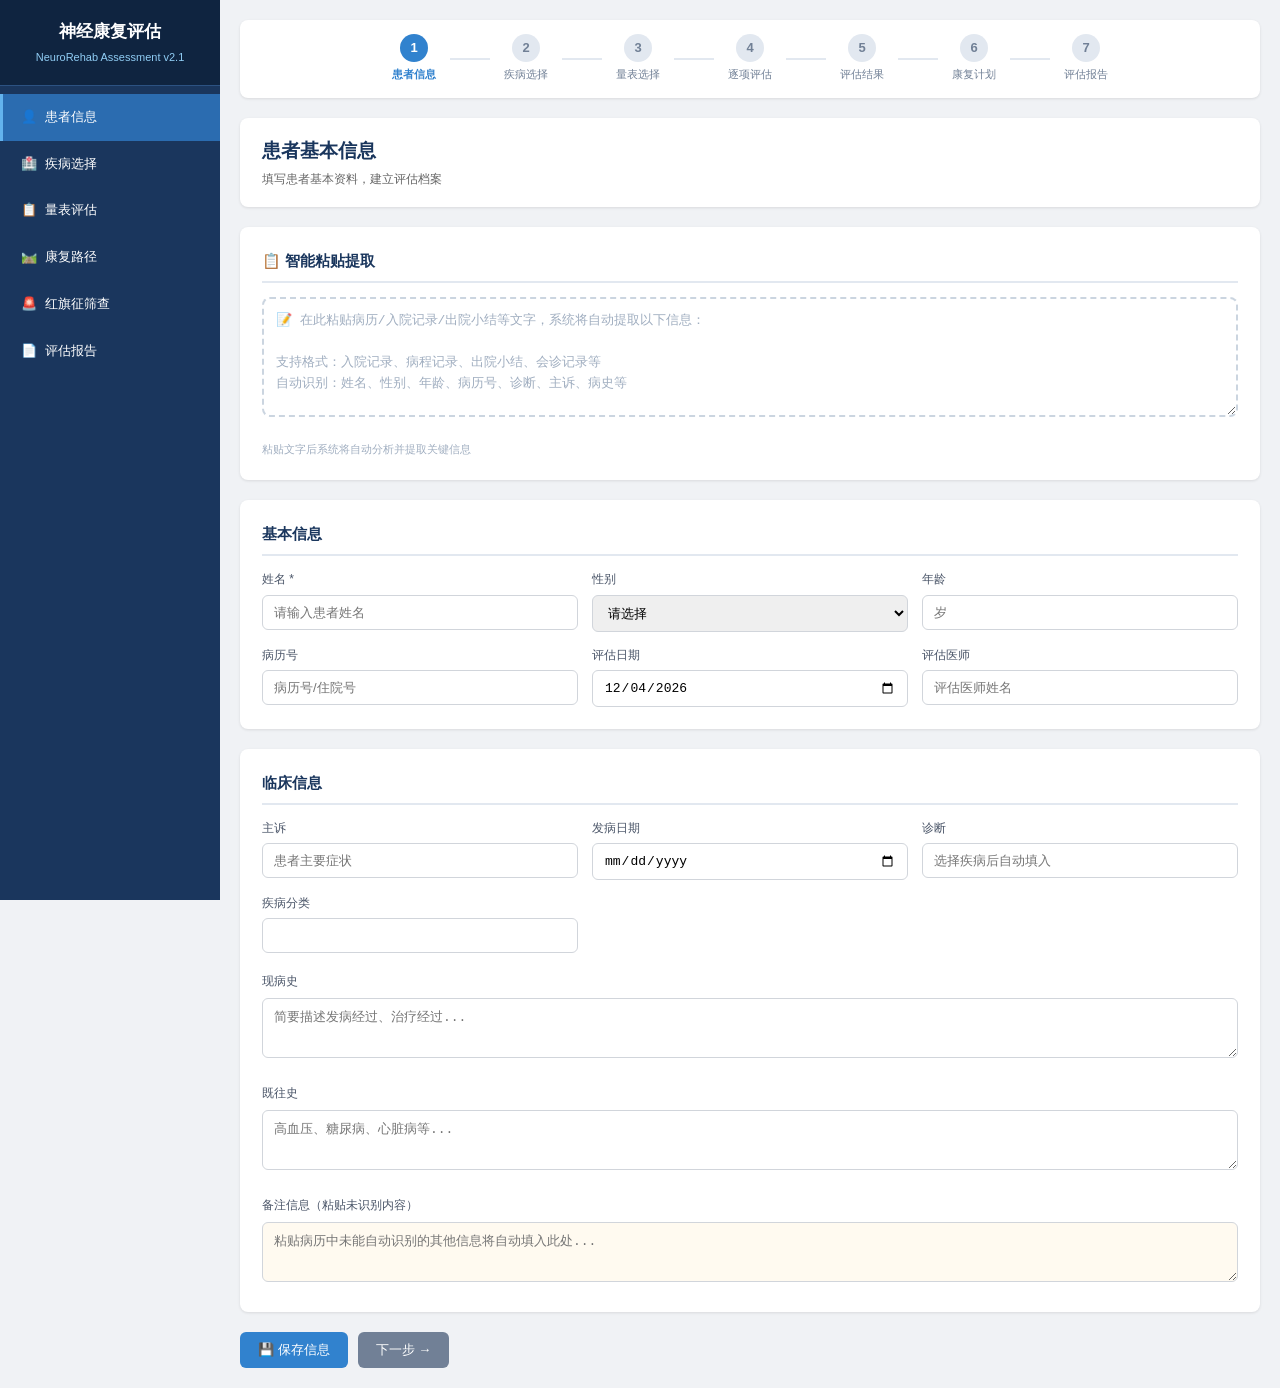
<file: neurorehab.html>
<!DOCTYPE html>
<html lang="zh-CN">
<head>
<meta charset="UTF-8">
<meta name="viewport" content="width=device-width,initial-scale=1.0">
<title>神经系统康复评估软件</title>
<style>
*{margin:0;padding:0;box-sizing:border-box}
body{font-family:"Microsoft YaHei","PingFang SC","Helvetica Neue",Arial,sans-serif;background:#f0f2f5;color:#333;line-height:1.6}
.app{display:flex;min-height:100vh}
.sidebar{width:220px;background:#1a365d;color:#fff;position:fixed;height:100vh;overflow-y:auto;z-index:100}
.sidebar-hd{padding:18px;background:#0f2440;text-align:center;border-bottom:1px solid #2c5282}
.sidebar-hd h1{font-size:17px}
.sidebar-hd p{font-size:11px;color:#90cdf4;margin-top:4px}
.nav{padding:8px 0}
.nav-item{padding:13px 18px;cursor:pointer;transition:.3s;border-left:3px solid transparent;display:flex;align-items:center;gap:8px;font-size:13px}
.nav-item:hover{background:#2c5282}
.nav-item.on{background:#2b6cb0;border-left-color:#63b3ed}
.main{margin-left:220px;flex:1;padding:20px;max-width:calc(100% - 220px)}
.hd{background:#fff;padding:18px 22px;border-radius:8px;margin-bottom:20px;box-shadow:0 1px 3px rgba(0,0,0,.1)}
.hd h2{font-size:19px;color:#1a365d;margin-bottom:4px}
.hd p{font-size:12px;color:#666}
.card{background:#fff;border-radius:8px;padding:22px;margin-bottom:20px;box-shadow:0 1px 3px rgba(0,0,0,.1)}
.card-t{font-size:15px;font-weight:600;color:#1a365d;margin-bottom:14px;padding-bottom:8px;border-bottom:2px solid #e2e8f0}
.fg{display:grid;grid-template-columns:repeat(auto-fill,minmax(260px,1fr));gap:14px}
.fg label{font-size:12px;font-weight:500;color:#4a5568;margin-bottom:5px;display:block}
.fg input,.fg select,.fg textarea{width:100%;padding:9px 11px;border:1px solid #d1d5db;border-radius:6px;font-size:13px}
.fg input:focus,.fg select:focus,.fg textarea:focus{outline:none;border-color:#3182ce;box-shadow:0 0 0 3px rgba(49,130,206,.1)}
.fg textarea{resize:vertical;min-height:70px}
.btn{padding:9px 18px;border:none;border-radius:6px;font-size:13px;cursor:pointer;transition:.2s;display:inline-flex;align-items:center;gap:5px}
.btn-p{background:#3182ce;color:#fff}.btn-p:hover{background:#2b6cb0}
.btn-s{background:#38a169;color:#fff}.btn-s:hover{background:#2f855a}
.btn-w{background:#718096;color:#fff}
.btn-g{display:flex;gap:10px;margin-top:14px;flex-wrap:wrap}
.chips{display:flex;gap:7px;margin-bottom:14px;flex-wrap:wrap}
.chip{padding:5px 13px;border-radius:18px;font-size:12px;cursor:pointer;border:1px solid #d1d5db;background:#fff;transition:.2s}
.chip.on{background:#3182ce;color:#fff;border-color:#3182ce}
.dgrid{display:grid;grid-template-columns:repeat(auto-fill,minmax(280px,1fr));gap:10px}
.dcard{padding:14px;border:1px solid #e2e8f0;border-radius:7px;cursor:pointer;transition:.2s;background:#fff}
.dcard:hover{border-color:#3182ce;box-shadow:0 2px 8px rgba(49,130,206,.15)}
.dcard.sel{border-color:#3182ce;background:#ebf8ff;box-shadow:0 2px 8px rgba(49,130,206,.15)}
.dcard h4{font-size:13px;color:#1a365d;margin-bottom:3px}
.tag{display:inline-block;padding:2px 7px;border-radius:3px;font-size:10px;margin-right:3px;margin-top:3px}
.t-b{background:#ebf8ff;color:#2b6cb0}.t-g{background:#f0fff4;color:#276749}.t-y{background:#fffff0;color:#975a16}.t-r{background:#fed7d7;color:#c53030}
.ig{display:grid;grid-template-columns:repeat(auto-fill,minmax(240px,1fr));gap:10px}
.ii{padding:10px;background:#f7fafc;border-radius:6px}
.il{font-size:11px;color:#718096;margin-bottom:3px}
.iv{font-size:13px;color:#2d3748;font-weight:500}
.sec{margin-bottom:20px}
.sec-t{font-size:14px;font-weight:600;color:#2d3748;margin-bottom:10px;padding:7px 11px;background:#f7fafc;border-radius:6px;border-left:4px solid #3182ce}
.si{padding:14px;border:1px solid #e2e8f0;border-radius:7px;margin-bottom:10px;background:#fafafa}
.si-h{display:flex;justify-content:space-between;align-items:center;margin-bottom:8px}
.si-n{font-weight:600;color:#1a365d;font-size:14px}
.si-s{font-size:16px;font-weight:700;color:#3182ce}
.sq{padding:8px 0;border-bottom:1px solid #edf2f7}
.sq:last-child{border-bottom:none}
.sq-t{font-size:13px;margin-bottom:6px;color:#4a5568}
.opts{display:flex;flex-wrap:wrap;gap:6px}
.opt{padding:5px 11px;border:1px solid #d1d5db;border-radius:5px;cursor:pointer;font-size:12px;transition:.2s;background:#fff}
.opt:hover{border-color:#3182ce;background:#ebf8ff}
.opt.on{background:#3182ce;color:#fff;border-color:#3182ce}
.sr{margin-top:10px;padding:10px;background:#fff;border-radius:6px;border:1px solid #e2e8f0}
.sr-t{font-weight:600;margin-bottom:6px;color:#2d3748}
.sr-c{font-size:12px;color:#4a5568}
.alert{padding:10px 14px;border-radius:6px;margin-bottom:14px;font-size:13px}
.a-i{background:#ebf8ff;color:#2b6cb0;border:1px solid #bee3f8}
.a-w{background:#fffaf0;color:#c05621;border:1px solid #feebc8}
.a-d{background:#fff5f5;color:#c53030;border:1px solid #fed7d7}
.a-s{background:#f0fff4;color:#276749;border:1px solid #c6f6d5}
.rf{padding:12px;border-left:4px solid #e53e3e;background:#fff5f5;margin-bottom:8px;border-radius:0 5px 5px 0}
.rf-c{font-size:11px;font-weight:600;color:#c53030;margin-bottom:3px}
.rf-s{font-size:13px;font-weight:500;color:#1a202c;margin-bottom:5px}
.rf-a{font-size:12px;color:#4a5568}
.rt{width:100%;border-collapse:collapse;font-size:12px}
.rt th,.rt td{padding:8px 10px;text-align:left;border:1px solid #e2e8f0}
.rt th{background:#f7fafc;font-weight:600;color:#4a5568}
.rt tr:nth-child(even){background:#fafafa}
.sb{display:inline-block;padding:3px 10px;border-radius:16px;font-size:12px;font-weight:600}
.sb-g{background:#c6f6d5;color:#276749}.sb-y{background:#fefcbf;color:#975a16}.sb-o{background:#feebc8;color:#c05621}.sb-r{background:#fed7d7;color:#c53030}
.cbi{display:flex;align-items:flex-start;gap:7px;padding:7px;border-radius:5px}
.cbi:hover{background:#f7fafc}
.cbi input{margin-top:2px;width:15px;height:15px;cursor:pointer}
.cbi label{font-size:13px;cursor:pointer;flex:1}
.hid{display:none!important}
@media print{.sidebar{display:none}.main{margin-left:0;max-width:100%}.btn-g{display:none}.nop{display:none}.card{box-shadow:none;border:1px solid #ddd;page-break-inside:avoid}}
.num-input{display:flex;align-items:center;gap:8px}
.num-input input[type=number]{width:75px;padding:7px;border:1px solid #d1d5db;border-radius:5px}
.paste-panel{margin-bottom:20px}
.paste-area{position:relative}
.paste-area textarea{width:100%;min-height:120px;padding:12px;border:2px dashed #cbd5e0;border-radius:8px;font-size:13px;line-height:1.6;resize:vertical;transition:border-color .2s}
.paste-area textarea:focus{outline:none;border-color:#3182ce;border-style:solid}
.paste-area textarea::placeholder{color:#a0aec0}
.paste-tags{display:flex;flex-wrap:wrap;gap:6px;margin-top:10px}
.ptag{display:inline-flex;align-items:center;gap:4px;padding:4px 10px;background:#ebf8ff;border:1px solid #bee3f8;border-radius:14px;font-size:11px;color:#2b6cb0;animation:fadeIn .3s}
.ptag .pv{font-weight:600;color:#1a365d}
.ptag .px{cursor:pointer;color:#90cdf4;margin-left:2px;font-size:13px}
.paste-hint{font-size:11px;color:#a0aec0;margin-top:6px}
.extracted-info{margin-top:10px;padding:12px;background:#f0fff4;border:1px solid #c6f6d5;border-radius:8px}
.extracted-info h4{font-size:13px;color:#276749;margin-bottom:8px}
.extracted-grid{display:grid;grid-template-columns:repeat(auto-fill,minmax(200px,1fr));gap:8px}
.extracted-item{padding:6px 10px;background:#fff;border-radius:5px;border:1px solid #e2e8f0;font-size:12px}
.extracted-item .el{color:#718096;font-size:10px}
.extracted-item .ev{color:#2d3748;font-weight:500;margin-top:2px}
.extracted-item .ev.need-fill{color:#d69e2e}
@keyframes fadeIn{from{opacity:0;transform:translateY(-4px)}to{opacity:1;transform:translateY(0)}}

.step-bar{display:flex;align-items:center;justify-content:center;padding:14px 20px;background:#fff;border-radius:8px;margin-bottom:20px;box-shadow:0 1px 3px rgba(0,0,0,.1);position:sticky;top:0;z-index:50}
.step{display:flex;flex-direction:column;align-items:center;gap:4px;cursor:pointer;transition:.3s;min-width:60px}
.step-num{width:28px;height:28px;border-radius:50%;background:#e2e8f0;color:#718096;display:flex;align-items:center;justify-content:center;font-size:13px;font-weight:600}
.step.on .step-num{background:#3182ce;color:#fff}
.step.done .step-num{background:#38a169;color:#fff}
.step-label{font-size:11px;color:#718096;white-space:nowrap}
.step.on .step-label{color:#3182ce;font-weight:600}
.step-line{flex:1;height:2px;background:#e2e8f0;max-width:40px;margin:0 6px}
.step-line.done{background:#38a169}
.step-nav{display:flex;justify-content:space-between;margin-top:20px;padding-top:14px;border-top:1px solid #e2e8f0}
.num-hint{font-size:11px;color:#718096;margin-top:4px}
.rec-tag{background:#fed7d7;color:#c53030;font-size:10px;padding:1px 6px;border-radius:4px;margin-left:6px}
.scale-item-rec{border-left:3px solid #c53030 !important}
@media print{.step-bar,.step-nav{display:none !important}}


.eval-progress-active{background:#ebf8ff;border-radius:4px}


</style>
</head>
<body>
<div class="app">
<aside class="sidebar">
<div class="sidebar-hd"><h1>神经康复评估</h1><p>NeuroRehab Assessment v2.1</p></div>
<nav class="nav">
<div class="nav-item on" data-p="patient"><span>&#x1F464;</span><span>患者信息</span></div>
<div class="nav-item" data-p="disease"><span>&#x1F3E5;</span><span>疾病选择</span></div>
<div class="nav-item" data-p="scales"><span>&#x1F4CB;</span><span>量表评估</span></div>
<div class="nav-item" data-p="pathway"><span>&#x1F6E4;&#xFE0F;</span><span>康复路径</span></div>
<div class="nav-item" data-p="redflags"><span>&#x1F6A8;</span><span>红旗征筛查</span></div>
<div class="nav-item" data-p="report"><span>&#x1F4C4;</span><span>评估报告</span></div>
</nav>
</aside>
<main class="main">
<!-- 向导步骤条 -->
<div class="step-bar" id="stepBar">
  <div class="step on" data-step="0" onclick="goStep(0)"><span class="step-num">1</span><span class="step-label">患者信息</span></div>
  <div class="step-line"></div>
  <div class="step" data-step="1" onclick="goStep(1)"><span class="step-num">2</span><span class="step-label">疾病选择</span></div>
  <div class="step-line"></div>
  <div class="step" data-step="2" onclick="goStep(2)"><span class="step-num">3</span><span class="step-label">量表选择</span></div>
  <div class="step-line"></div>
  <div class="step" data-step="3" onclick="goStep(3)"><span class="step-num">4</span><span class="step-label">逐项评估</span></div>
  <div class="step-line"></div>
  <div class="step" data-step="4" onclick="goStep(4)"><span class="step-num">5</span><span class="step-label">评估结果</span></div>
  <div class="step-line"></div>
  <div class="step" data-step="5" onclick="goStep(5)"><span class="step-num">6</span><span class="step-label">康复计划</span></div>
  <div class="step-line"></div>
  <div class="step" data-step="6" onclick="goStep(6)"><span class="step-num">7</span><span class="step-label">评估报告</span></div>
</div>
<div id="pg-patient" class="pg">
<div class="hd"><h2>患者基本信息</h2><p>填写患者基本资料，建立评估档案</p></div>
<div class="card paste-panel">
<div class="card-t">&#x1F4CB; 智能粘贴提取</div>
<div class="paste-area">
<textarea id="pasteBox" placeholder="&#x1F4DD; 在此粘贴病历/入院记录/出院小结等文字，系统将自动提取以下信息：&#10;&#10;支持格式：入院记录、病程记录、出院小结、会诊记录等&#10;自动识别：姓名、性别、年龄、病历号、诊断、主诉、病史等"></textarea>
</div>
<div class="paste-tags" id="pasteTags"></div>
<div class="extracted-info hid" id="extractedBox">
<h4>&#x2705; 已提取到以下信息，可点击"填入表单"</h4>
<div class="extracted-grid" id="extractedGrid"></div>
<div class="btn-g" style="margin-top:10px">
<button class="btn btn-p" id="btnFillForm">&#x1F4E6; 一键填入表单</button>
<button class="btn btn-w" id="btnClearPaste">&#x2716; 清空</button>
</div>
</div>
<div class="paste-hint" id="pasteHint">粘贴文字后系统将自动分析并提取关键信息</div>
</div>
<div class="card"><div class="card-t">基本信息</div><div class="fg">
<div><label>姓名 *</label><input type="text" id="pName" placeholder="请输入患者姓名"></div>
<div><label>性别</label><select id="pGender"><option value="">请选择</option><option>男</option><option>女</option></select></div>
<div><label>年龄</label><input type="number" id="pAge" placeholder="岁"></div>
<div><label>病历号</label><input type="text" id="pId" placeholder="病历号/住院号"></div>
<div><label>评估日期</label><input type="date" id="pDate"></div>
<div><label>评估医师</label><input type="text" id="pDoctor" placeholder="评估医师姓名"></div>
</div></div>
<div class="card"><div class="card-t">临床信息</div><div class="fg">
<div><label>主诉</label><input type="text" id="pChief" placeholder="患者主要症状"></div>
<div><label>发病日期</label><input type="date" id="pOnset"></div>
<div><label>诊断</label><input type="text" id="pDiag" placeholder="选择疾病后自动填入" readonly></div>
<div><label>疾病分类</label><input type="text" id="pCat" placeholder="" readonly></div>
</div>
<div style="margin-top:14px"><label style="font-size:12px;font-weight:500;color:#4a5568;">现病史</label><textarea id="pHist" placeholder="简要描述发病经过、治疗经过..." style="width:100%;padding:9px 11px;border:1px solid #d1d5db;border-radius:6px;font-size:13px;margin-top:5px;min-height:60px;resize:vertical"></textarea></div>
<div style="margin-top:14px"><label style="font-size:12px;font-weight:500;color:#4a5568;">既往史</label><textarea id="pPast" placeholder="高血压、糖尿病、心脏病等..." style="width:100%;padding:9px 11px;border:1px solid #d1d5db;border-radius:6px;font-size:13px;margin-top:5px;min-height:60px;resize:vertical"></textarea></div>
<div style="margin-top:14px"><label style="font-size:12px;font-weight:500;color:#4a5568;">备注信息（粘贴未识别内容）</label><textarea id="pNotes" placeholder="粘贴病历中未能自动识别的其他信息将自动填入此处..." style="width:100%;padding:9px 11px;border:1px solid #d1d5db;border-radius:6px;font-size:13px;margin-top:5px;min-height:60px;resize:vertical;background:#fffaf0"></textarea></div>
</div>
<div class="btn-g nop"><button class="btn btn-p" id="btnSavePt">&#x1F4BE; 保存信息</button><button class="btn btn-w" id="btnNextD">下一步 &#x2192;</button></div>
</div>

<div id="pg-disease" class="pg hid">
<div class="hd"><h2>疾病选择</h2><p>选择患者的具体疾病，系统将自动推荐评估量表</p></div>
<div class="card"><div class="card-t">疾病分类筛选</div><div class="chips" id="catFilters"><div class="chip on" data-c="all">全部</div></div></div>
<div class="card"><div class="card-t">疾病列表 <span id="dCount" style="font-weight:normal;color:#718096"></span></div><div class="dgrid" id="dList"></div></div>
<div class="card hid" id="selInfo"><div class="card-t">已选疾病信息</div><div class="ig" id="dDetail"></div><div class="btn-g" style="margin-top:14px"><button class="btn btn-s" id="btnConfirmD">&#x2713; 确认选择并推荐量表</button></div></div>
</div>

<div id="pg-scales" class="pg hid">
<div class="hd"><h2>&#128221; 量表选择</h2><p>选择需要评估的量表，完整交互量表支持逐项评分，仅记录量表直接输入总分</p></div>
<div class="card"><div class="card-t">量表分类筛选</div><div class="chips" id="scaleCatFilters"><div class="chip on" data-c="all">全部</div><div class="chip" data-c="full">完整交互</div><div class="chip" data-c="record">仅记录</div><div class="chip" data-c="rec">推荐</div></div></div>
<div class="card"><div class="card-t">量表列表 <span id="sCount" style="font-weight:normal;color:#718096"></span></div>
<input type="text" id="scalePickerSearch" placeholder="搜索量表名称..." style="width:100%;padding:8px 12px;border:1px solid #d1d5db;border-radius:6px;font-size:13px;margin-bottom:12px;box-sizing:border-box">
<div class="dgrid" id="scalePickerList"></div></div>
<div class="card hid" id="scaleSelInfo"><div class="card-t">已选量表 <span id="scaleSelCount" style="font-weight:normal;color:#718096">(0个)</span></div><div class="ig" id="scaleSelDetail"></div><div class="btn-g" style="margin-top:14px"><button class="btn btn-s" id="btnConfirmS">&#x2713; 确认选择并开始评估</button><button class="btn btn-w" id="btnClearSel">清空选择</button></div></div>
</div>

<!-- 新增：评估结果汇总页 -->
<!-- 新增：逐项评估页 -->
<div id="pg-scale-eval" class="pg hid">
  <div class="hd"><h2>&#9997; 逐项评估</h2><p>按顺序完成每一项量表评估</p></div>
  <div style="display:flex;gap:16px;align-items:flex-start">
    <div style="width:260px;flex-shrink:0">
      <div class="card" style="padding:12px">
        <div class="card-t" style="font-size:13px">评估进度</div>
        <div id="evalProgress" style="margin-top:8px;font-size:12px"></div>
        <div style="margin-top:10px;padding-top:10px;border-top:1px solid #e2e8f0">
          <div style="font-size:11px;color:#718096">已评估: <span id="evalDoneCount" style="font-weight:600;color:#38a169">0</span> / <span id="evalTotalCount">0</span></div>
        </div>
      </div>
    </div>
    <div style="flex:1;min-width:0">
      <div id="evalItemArea"><div class="alert a-i">请先选择量表</div></div>
    </div>
  </div>
  <div class="step-nav nop">
    <button class="btn btn-w" onclick="goStep(3)">&#8592; 上一步</button>
    <button class="btn btn-p" onclick="goStep(4)">下一步 &#8594;</button>
  </div>
</div>
<div id="pg-results" class="pg hid">
  <div class="hd"><h2>&#128202; 评估结果汇总</h2><p>已完成的量表评分汇总与初步分析</p></div>
  <div id="resultsContent"></div>
  <div class="step-nav nop">
    <button class="btn btn-w" onclick="goStep(2)">&#8592; 上一步</button>
    <button class="btn btn-p" onclick="goStep(4)">下一步 &#8594;</button>
  </div>
</div>
<div id="pg-pathway" class="pg hid">
<div class="hd"><h2>康复路径</h2><p>神经系统疾病标准康复路径与分期管理</p></div>
<div id="pathContent"></div>
</div>

<div id="pg-redflags" class="pg hid">
<div class="hd"><h2>红旗征筛查</h2><p>识别需要紧急处理的神经系统危险信号</p></div>
<div class="card"><div class="card-t">紧急红旗征检查清单</div><div class="alert a-d"><strong>注意：</strong>以下任何一项阳性都提示需要紧急处理或转诊！</div><div id="rfList"></div></div>
<div class="card"><div class="card-t">筛查结果</div><div id="rfResult"><div class="alert a-s">暂无红旗征被勾选，但仍需保持警惕。</div></div></div>
</div>

<div id="pg-report" class="pg hid">
<div class="hd"><h2>评估报告</h2><p>汇总患者信息、量表评分与康复建议</p></div>
<div id="reportContent"><div class="alert a-i">完成患者信息填写和量表评估后，可在此生成完整报告。</div></div>
<div class="btn-g nop" style="margin-bottom:40px"><button class="btn btn-p" id="btnGenR">&#x1F504; 生成/刷新报告</button><button class="btn btn-s" id="btnPrint">&#x1F5A8;&#xFE0F; 打印报告</button><button class="btn btn-w" id="btnExport">&#x1F4E4; 导出报告(HTML)</button></div>
<div class="step-nav nop">
  <button class="btn btn-w" onclick="goStep(4)">&#8592; 上一步</button>
  <button class="btn btn-p" onclick="exportReport()">&#128190; 导出报告</button>
</div>
</div>
</div>
</main>
</div>

<script>
(function(){
var D=null,selDisease=null,scores={},rfChecks={},pt={},_evalIdx=0,_pathChoices={goals:new Set(),measures:new Set()};
var steps=[{id:"patient",name:"患者信息",done:false},{id:"disease",name:"疾病选择",done:false},{id:"scales",name:"量表选择",done:false},{id:"scale-eval",name:"逐项评估",done:false},{id:"results",name:"评估结果",done:false},{id:"pathway",name:"康复计划",done:false},{id:"report",name:"评估报告",done:false}];
var currentStep=0;
var _recommendedScales=new Set();
var _userManuallySelected=false;
var _selectedScales=new Set();
function isFullScale(name){return ["NIHSS","mRS","Barthel","Fugl-Meyer","Berg","Brunnstrom","GCS","Ashworth","HAMA","HAMD","PHQ-9","GAD-7","MMSE","MoCA","VAS","NRS","MMT"].some(function(fn){return name.indexOf(fn)>=0;});}

// 数据加载
D={"diseases":[{"具体病症":"脑梗死-大脑中动脉主干完全性闭塞","受累系统/部位":"脑(大脑中动脉M1段主干，累及整个MCA供血区：额叶/顶叶/颞叶外侧+基底节/内囊)","疾病分类":"脑血管病-缺血性","疾病分级/分型":"A级（核心重点）","ICD-10编码":"I63","红旗征/紧急预警":"溶栓时间窗内(4.5h静脉rtPA;6h内机械取栓);恶性脑水肿→去骨瓣减压;出血转化→停用抗栓;脑水肿高峰期(3-5d)→脑疝","特殊人群适配":"老年+多重用药：注意相互作用、跌倒风险、衰弱评估; 糖尿病：血糖目标放宽(7.5-8.5)、感染预防; 房颤：DOAC优先; 高血压：ACEI/ARB+CCB优选; 肾病：LMWH减量/避免造影剂; 肝病：他汀慎用","典型症状与体征":"最严重的缺血性卒中类型之一。突发对侧完全性偏瘫(上肢=下肢，因皮层运动区+内囊同时受累)、对侧偏身感觉障碍、同向性偏盲(视辐射受累)。优势半球：完全性失语(运动+感觉性混合)。非优势半球：左侧忽视、疾病失认、结构性失用。意识障碍常见(大面积水肿/颅内压增高)。凝视麻痹(双眼向病灶侧凝视)。可伴头痛、恶心呕吐(颅内压增高)。","影像学/电生理特征":"CT平扫：早期征象(动脉高密度征、岛带征、灰白质分界模糊、脑沟消失)，24h后低密度梗死灶更明显。CTA：血管闭塞/狭窄部位。灌注CT(CTP)：缺血半暗带评估。MRI：DWI高信号(数分钟即显)+FLAIR(>4-6h阳性)+MRA。","鉴别诊断":"脑出血：CT高密度; TIA：症状<24h完全恢复; 癫痫后Todd麻痹：有抽搐史; 偏头痛先兆：渐进性、有头痛史; 低血糖：对称性、出汗; 功能性障碍：非血管分布; 颅内静脉窦血栓：头痛/视乳头水肿、影像分布不同","康复评定量表与工具":"NIHSS(基线/进展/出院)、mRS(90天预后)、Barthel指数、Fugl-Meyer运动/感觉、Berg平衡量表、MMSE/MoCA(血管性认知障碍)、HADS(情绪)、吞咽造影(VFSS)/FEES、步态分析、痉挛(Ashworth/Tardieu)、疲劳(FSS)、生存质量(SS-QOL/SF-36)","康复分期":"超急性期(0-24h)：溶栓/取栓/血压管理; 急性期(1-7d)：并发症预防、早期康复启动; 亚急性期(1-4w)：强化康复、二级预防; 恢复期(1-6m)：功能恢复关键期; 后遗症期(>6m)：代偿与适应","康复治疗方案总览":"急性期：静脉溶栓(rtPA 0.9mg/kg或替奈普酶0.25mg/kg，4.5h窗)、机械取栓(大血管闭塞，前循环≤24h/后循环可延长)、抗血小板(未溶栓者阿司匹林100-300mg/d或氯吡格雷75mg/d;轻型双抗21天)、他汀强化(阿托伐他汀40-80mg)、血压管理(溶栓前<185/110，溶栓后<180/105;未溶栓者降压需谨慎)、血糖控制(7.8-10mmol/L)、体温管理、DVT预防、吞咽筛查、营养支持。康复：早期(24-48h病情稳定后)床边康复→离床活动→步行训练→ADL→认知→社区融入。","手术/介入治疗指征":"颈动脉狭窄>50%(症状性)→CEA(2周内)或CAS; 恶性大面积梗死(年龄<60,48h内)→去骨瓣减压; 大血管闭塞→机械取栓; 颅外椎动脉狭窄→支架(复发性)","常用口服药物":"抗血小板：阿司匹林/氯吡格雷(单抗长期;轻型双抗21天)。他汀：阿托伐他汀40-80mg。降压：急性期后目标<130/80。降糖：二甲双胍/SGLT2i/GLP-1RA。抗凝：合并房颤者华法林/DOAC。神经保护：依达拉奉。改善循环：丁苯酞。","常用注射/局部治疗":"rtPA静脉溶栓(0.9mg/kg)。替奈普酶(0.25mg/kg静推)。取栓后动脉内替罗非班。肉毒毒素：痉挛(卒中后3-6月)。","康复训练方案详述":"早期康复(24-48h稳定后)：(1)运动：Bobath/PNF/运动再学习、强制性诱导运动疗法(CIMT，慢性期)、机器人辅助(Lokomat/Armeo)、FES功能性电刺激、镜像疗法、虚拟现实(VR)训练、水中运动;(2)ADL：作业治疗(进食/穿衣/洗浴/如厕)、辅助器具适配;(3)吞咽：直接/间接训练、食物质地调整、电刺激;(4)认知：注意力/记忆/执行功能训练、计算机辅助认知康复;(5)言语：构音/失语训练(Schuell/PACE);(6)心理：支持性心理治疗、CBT、团体治疗;(7)心肺：有氧训练(目标心率60-80%最大心率，每周3-5次，每次20-60min);(8)痉挛：牵伸、体位摆放、矫形器(AFO/腕手)。","康复禁忌与注意事项":"溶栓24h内禁忌抗凝/抗血小板; 未控制高血压(>220/120)禁忌溶栓/取栓; 严重出血风险禁忌抗栓; 早期避免过度牵拉(肩半脱位风险); 避免误吸(吞咽评估前禁止经口); 恶性梗死去骨瓣前避免颅内压升高操作","预后与功能恢复预期":"脑水肿/脑疝(恶性MCA)、出血转化、癫痫(皮层大面积受累)、严重痉挛/挛缩、肩半脱位、血管性认知障碍、抑郁","常见并发症":"出血转化、脑水肿/脑疝、肺炎(吸入性/坠积性)、泌尿系感染、DVT/PE、肩痛/肩手综合征/肩半脱位、痉挛、关节挛缩、抑郁/焦虑、血管性认知障碍(VCI)、癫痫(皮层梗死)、跌倒、营养不良、便秘、睡眠障碍","二级预防策略":"血压<130/80; 他汀强化(LDL-C<1.8或降幅>50%); 抗栓(单抗长期;房颤抗凝); 血糖HbA1c<7%; 戒烟; 限酒; 运动(每周≥150min中等强度); 颈动脉狭窄干预; PFO封堵(18-60岁特定); 控制房颤/瓣膜病","生活方式管理":"地中海饮食/DASH饮食; 低盐(<5g/d); 控制体重(BMI<24); 规律运动; 戒烟(最重要); 限酒; 睡眠呼吸暂停筛查(CPAP); 足量饮水; 规律排便; 情绪管理","心理社会支持":"卒中后抑郁(PSD)：约30-50%，需筛查与干预。焦虑/创伤后应激。认知障碍适应。角色转变。家庭/照护者支持(培训、喘息服务)。社会支持网络重建。同伴支持团体。职业康复。","辅助器具与设备":"AFO(足下垂/内翻)、KAFO(严重膝踝不稳)、助行器(四脚/框式/反式)、轮椅(手动/电动)、轮椅坐垫(防压疮)、腕手矫形器(休息位/功能位)、肩吊带(早期保护，争议性)、加粗手柄/万能袖带、防滑垫、防洒杯、坐便器增高垫、洗浴椅、智能手环(活动/心率监测)、家用血压计、FES设备、踝泵辅助器、语音生成设备(严重构音障碍)","一级预防与健康促进":"高血压管理(社区筛查)、糖尿病筛查、血脂异常筛查、房颤筛查(CHADS2-VASc≥2男性/≥3女性抗凝)、颈动脉狭窄筛查(高危)、戒烟限酒、运动习惯、健康饮食、控制肥胖、睡眠呼吸暂停管理","最新研究进展与循证更新":"机械取栓：DAWN/DEFUSE-3将窗延至16-24h。替奈普酶：AcT试验非劣效rtPA。双抗：CHANCE/POINT轻型卒中双抗21天。他汀：SPARCL强化降脂获益。远程康复：telerehab非劣效传统。VR/机器人：辅助训练有效。认知康复：VCI干预有效。干细胞：间充质干细胞多项II期。","常见误区与澄清":"1.'脑梗死必须卧床静养'→早期活动安全且改善预后; 2.'溶栓很危险，不敢用'→获益远大于风险; 3.'血压越低越好'→急性期过度降压有害; 4.'康复就是按摩'→需主动功能性训练; 5.'出院后不用吃药'→二级预防终身","未来治疗方向":"神经保护剂(依达拉奉右莰醇等国产新药)。干细胞治疗(神经修复)。脑机接口(BCI)。智能药物输送系统。基因治疗(罕见遗传性脑血管病)。免疫调节(血管炎性卒中)。","远程康复与数字疗法":"远程康复(telerehab)：视频指导+可穿戴传感器，多项RCT非劣效。数字疗法APP：认知训练、言语训练、运动处方。智能药盒：用药提醒。AI辅助影像：缺血半暗带自动评估。VR沉浸式训练。游戏化康复。","重返工作/学习/运动标准":"轻度卒中(mRS 0-1)：数周可恢复工作。中度(mRS 2-3)：3-6月评估，可能需要工作改造/兼职。重度(mRS 4-5)：职业康复/庇护性就业/伤残评定。驾驶：需认知/视野/反应/运动评估。运动：循序渐进，有氧运动为主。","循证等级与推荐强度":"A级：静脉溶栓(rtPA/替奈普酶)、机械取栓(大血管闭塞)、早期康复、抗血小板、他汀强化、降压、颈动脉CEA/CAS; B级：远程康复、机器人辅助、VR训练、CIMT; C级：干细胞、神经保护剂(除依达拉奉外)、BCI","特殊人群/共病管理注意事项":"老年+多重用药：注意相互作用、跌倒风险、衰弱评估; 糖尿病：血糖目标放宽(7.5-8.5)、感染预防; 房颤：DOAC优先; 高血压：ACEI/ARB+CCB优选; 肾病：LMWH减量/避免造影剂; 肝病：他汀慎用","安全管理要点与风险评估":"溶栓出血转化、机械取栓再灌注损伤、抗栓相关出血(尤其老年/跌倒)、误吸/窒息、跌倒、DVT/PE、压疮、癫痫发作意外伤害、严重痉挛致关节损伤、抑郁自杀风险、心血管事件再发","Unnamed: 34":"","Unnamed: 35":""},{"具体病症":"脑梗死-大脑中动脉上支(额顶叶)","受累系统/部位":"脑(大脑中动脉上支/M2段，额叶外侧+顶叶)","疾病分类":"脑血管病-缺血性","疾病分级/分型":"A级（核心重点）","ICD-10编码":"I63","红旗征/紧急预警":"溶栓时间窗内(4.5h静脉rtPA;6h内机械取栓);恶性脑水肿→去骨瓣减压;出血转化→停用抗栓;脑水肿高峰期(3-5d)→脑疝","特殊人群适配":"老年+多重用药：注意相互作用、跌倒风险、衰弱评估; 糖尿病：血糖目标放宽(7.5-8.5)、感染预防; 房颤：DOAC优先; 高血压：ACEI/ARB+CCB优选; 肾病：LMWH减量/避免造影剂; 肝病：他汀慎用","典型症状与体征":"对侧偏瘫以下肢为主(额叶运动皮层前部+辅助运动区受累)，或上肢>下肢(取决于皮层受累范围)。Broca失语(优势半球额下回后部)：表达障碍、非流利、理解相对保留、复述差。对侧忽视(非优势半球顶叶)。意志缺失/运动启动困难(额叶内侧)。额叶释放征(抓握/吸吮)。步态失用(额叶)。","影像学/电生理特征":"CT平扫：早期征象(动脉高密度征、岛带征、灰白质分界模糊、脑沟消失)，24h后低密度梗死灶更明显。CTA：血管闭塞/狭窄部位。灌注CT(CTP)：缺血半暗带评估。MRI：DWI高信号(数分钟即显)+FLAIR(>4-6h阳性)+MRA。","鉴别诊断":"脑出血：CT高密度; TIA：症状<24h完全恢复; 癫痫后Todd麻痹：有抽搐史; 偏头痛先兆：渐进性、有头痛史; 低血糖：对称性、出汗; 功能性障碍：非血管分布; 颅内静脉窦血栓：头痛/视乳头水肿、影像分布不同","康复评定量表与工具":"NIHSS(基线/进展/出院)、mRS(90天预后)、Barthel指数、Fugl-Meyer运动/感觉、Berg平衡量表、MMSE/MoCA(血管性认知障碍)、HADS(情绪)、吞咽造影(VFSS)/FEES、步态分析、痉挛(Ashworth/Tardieu)、疲劳(FSS)、生存质量(SS-QOL/SF-36)","康复分期":"超急性期(0-24h)：溶栓/取栓/血压管理; 急性期(1-7d)：并发症预防、早期康复启动; 亚急性期(1-4w)：强化康复、二级预防; 恢复期(1-6m)：功能恢复关键期; 后遗症期(>6m)：代偿与适应","康复治疗方案总览":"急性期：静脉溶栓(rtPA 0.9mg/kg或替奈普酶0.25mg/kg，4.5h窗)、机械取栓(大血管闭塞，前循环≤24h/后循环可延长)、抗血小板(未溶栓者阿司匹林100-300mg/d或氯吡格雷75mg/d;轻型双抗21天)、他汀强化(阿托伐他汀40-80mg)、血压管理(溶栓前<185/110，溶栓后<180/105;未溶栓者降压需谨慎)、血糖控制(7.8-10mmol/L)、体温管理、DVT预防、吞咽筛查、营养支持。康复：早期(24-48h病情稳定后)床边康复→离床活动→步行训练→ADL→认知→社区融入。","手术/介入治疗指征":"颈动脉狭窄>50%(症状性)→CEA(2周内)或CAS; 恶性大面积梗死(年龄<60,48h内)→去骨瓣减压; 大血管闭塞→机械取栓; 颅外椎动脉狭窄→支架(复发性)","常用口服药物":"抗血小板：阿司匹林/氯吡格雷(单抗长期;轻型双抗21天)。他汀：阿托伐他汀40-80mg。降压：急性期后目标<130/80。降糖：二甲双胍/SGLT2i/GLP-1RA。抗凝：合并房颤者华法林/DOAC。神经保护：依达拉奉。改善循环：丁苯酞。","常用注射/局部治疗":"rtPA静脉溶栓(0.9mg/kg)。替奈普酶(0.25mg/kg静推)。取栓后动脉内替罗非班。肉毒毒素：痉挛(卒中后3-6月)。","康复训练方案详述":"早期康复(24-48h稳定后)：(1)运动：Bobath/PNF/运动再学习、强制性诱导运动疗法(CIMT，慢性期)、机器人辅助(Lokomat/Armeo)、FES功能性电刺激、镜像疗法、虚拟现实(VR)训练、水中运动;(2)ADL：作业治疗(进食/穿衣/洗浴/如厕)、辅助器具适配;(3)吞咽：直接/间接训练、食物质地调整、电刺激;(4)认知：注意力/记忆/执行功能训练、计算机辅助认知康复;(5)言语：构音/失语训练(Schuell/PACE);(6)心理：支持性心理治疗、CBT、团体治疗;(7)心肺：有氧训练(目标心率60-80%最大心率，每周3-5次，每次20-60min);(8)痉挛：牵伸、体位摆放、矫形器(AFO/腕手)。","康复禁忌与注意事项":"溶栓24h内禁忌抗凝/抗血小板; 未控制高血压(>220/120)禁忌溶栓/取栓; 严重出血风险禁忌抗栓; 早期避免过度牵拉(肩半脱位风险); 避免误吸(吞咽评估前禁止经口); 恶性梗死去骨瓣前避免颅内压升高操作","预后与功能恢复预期":"Broca失语长期存在、步态启动困难、痉挛(下肢伸肌/上肢屈肌)、额叶执行功能障碍、抑郁","常见并发症":"出血转化、脑水肿/脑疝、肺炎(吸入性/坠积性)、泌尿系感染、DVT/PE、肩痛/肩手综合征/肩半脱位、痉挛、关节挛缩、抑郁/焦虑、血管性认知障碍(VCI)、癫痫(皮层梗死)、跌倒、营养不良、便秘、睡眠障碍","二级预防策略":"血压<130/80; 他汀强化(LDL-C<1.8或降幅>50%); 抗栓(单抗长期;房颤抗凝); 血糖HbA1c<7%; 戒烟; 限酒; 运动(每周≥150min中等强度); 颈动脉狭窄干预; PFO封堵(18-60岁特定); 控制房颤/瓣膜病","生活方式管理":"地中海饮食/DASH饮食; 低盐(<5g/d); 控制体重(BMI<24); 规律运动; 戒烟(最重要); 限酒; 睡眠呼吸暂停筛查(CPAP); 足量饮水; 规律排便; 情绪管理","心理社会支持":"卒中后抑郁(PSD)：约30-50%，需筛查与干预。焦虑/创伤后应激。认知障碍适应。角色转变。家庭/照护者支持(培训、喘息服务)。社会支持网络重建。同伴支持团体。职业康复。","辅助器具与设备":"AFO(足下垂/内翻)、KAFO(严重膝踝不稳)、助行器(四脚/框式/反式)、轮椅(手动/电动)、轮椅坐垫(防压疮)、腕手矫形器(休息位/功能位)、肩吊带(早期保护，争议性)、加粗手柄/万能袖带、防滑垫、防洒杯、坐便器增高垫、洗浴椅、智能手环(活动/心率监测)、家用血压计、FES设备、踝泵辅助器、语音生成设备(严重构音障碍)","一级预防与健康促进":"高血压管理(社区筛查)、糖尿病筛查、血脂异常筛查、房颤筛查(CHADS2-VASc≥2男性/≥3女性抗凝)、颈动脉狭窄筛查(高危)、戒烟限酒、运动习惯、健康饮食、控制肥胖、睡眠呼吸暂停管理","最新研究进展与循证更新":"机械取栓：DAWN/DEFUSE-3将窗延至16-24h。替奈普酶：AcT试验非劣效rtPA。双抗：CHANCE/POINT轻型卒中双抗21天。他汀：SPARCL强化降脂获益。远程康复：telerehab非劣效传统。VR/机器人：辅助训练有效。认知康复：VCI干预有效。干细胞：间充质干细胞多项II期。","常见误区与澄清":"1.'脑梗死必须卧床静养'→早期活动安全且改善预后; 2.'溶栓很危险，不敢用'→获益远大于风险; 3.'血压越低越好'→急性期过度降压有害; 4.'康复就是按摩'→需主动功能性训练; 5.'出院后不用吃药'→二级预防终身","未来治疗方向":"神经保护剂(依达拉奉右莰醇等国产新药)。干细胞治疗(神经修复)。脑机接口(BCI)。智能药物输送系统。基因治疗(罕见遗传性脑血管病)。免疫调节(血管炎性卒中)。","远程康复与数字疗法":"远程康复(telerehab)：视频指导+可穿戴传感器，多项RCT非劣效。数字疗法APP：认知训练、言语训练、运动处方。智能药盒：用药提醒。AI辅助影像：缺血半暗带自动评估。VR沉浸式训练。游戏化康复。","重返工作/学习/运动标准":"轻度卒中(mRS 0-1)：数周可恢复工作。中度(mRS 2-3)：3-6月评估，可能需要工作改造/兼职。重度(mRS 4-5)：职业康复/庇护性就业/伤残评定。驾驶：需认知/视野/反应/运动评估。运动：循序渐进，有氧运动为主。","循证等级与推荐强度":"A级：静脉溶栓(rtPA/替奈普酶)、机械取栓(大血管闭塞)、早期康复、抗血小板、他汀强化、降压、颈动脉CEA/CAS; B级：远程康复、机器人辅助、VR训练、CIMT; C级：干细胞、神经保护剂(除依达拉奉外)、BCI","特殊人群/共病管理注意事项":"老年+多重用药：注意相互作用、跌倒风险、衰弱评估; 糖尿病：血糖目标放宽(7.5-8.5)、感染预防; 房颤：DOAC优先; 高血压：ACEI/ARB+CCB优选; 肾病：LMWH减量/避免造影剂; 肝病：他汀慎用","安全管理要点与风险评估":"溶栓出血转化、机械取栓再灌注损伤、抗栓相关出血(尤其老年/跌倒)、误吸/窒息、跌倒、DVT/PE、压疮、癫痫发作意外伤害、严重痉挛致关节损伤、抑郁自杀风险、心血管事件再发","Unnamed: 34":"","Unnamed: 35":""},{"具体病症":"脑梗死-大脑中动脉下支(颞叶)","受累系统/部位":"脑(大脑中动脉下支/M2段，颞叶外侧+颞顶联合区)","疾病分类":"脑血管病-缺血性","疾病分级/分型":"A级（核心重点）","ICD-10编码":"I63","红旗征/紧急预警":"溶栓时间窗内(4.5h静脉rtPA;6h内机械取栓);恶性脑水肿→去骨瓣减压;出血转化→停用抗栓;脑水肿高峰期(3-5d)→脑疝","特殊人群适配":"老年+多重用药：注意相互作用、跌倒风险、衰弱评估; 糖尿病：血糖目标放宽(7.5-8.5)、感染预防; 房颤：DOAC优先; 高血压：ACEI/ARB+CCB优选; 肾病：LMWH减量/避免造影剂; 肝病：他汀慎用","典型症状与体征":"Wernicke失语(优势半球颞上回后部)：流利性失语、理解严重障碍、复述差、阅读/书写障碍、新语/错语。命名性失语(颞中回/颞下回)。记忆力障碍(海马旁回/颞叶内侧)：近事遗忘、学习困难。对侧同向性偏盲(颞叶视辐射Meyer袢)。非优势半球：左侧忽视、地形定向障碍、面容失认。情绪/行为改变(颞叶前部)。","影像学/电生理特征":"CT平扫：早期征象(动脉高密度征、岛带征、灰白质分界模糊、脑沟消失)，24h后低密度梗死灶更明显。CTA：血管闭塞/狭窄部位。灌注CT(CTP)：缺血半暗带评估。MRI：DWI高信号(数分钟即显)+FLAIR(>4-6h阳性)+MRA。","鉴别诊断":"脑出血：CT高密度; TIA：症状<24h完全恢复; 癫痫后Todd麻痹：有抽搐史; 偏头痛先兆：渐进性、有头痛史; 低血糖：对称性、出汗; 功能性障碍：非血管分布; 颅内静脉窦血栓：头痛/视乳头水肿、影像分布不同","康复评定量表与工具":"NIHSS(基线/进展/出院)、mRS(90天预后)、Barthel指数、Fugl-Meyer运动/感觉、Berg平衡量表、MMSE/MoCA(血管性认知障碍)、HADS(情绪)、吞咽造影(VFSS)/FEES、步态分析、痉挛(Ashworth/Tardieu)、疲劳(FSS)、生存质量(SS-QOL/SF-36)","康复分期":"超急性期(0-24h)：溶栓/取栓/血压管理; 急性期(1-7d)：并发症预防、早期康复启动; 亚急性期(1-4w)：强化康复、二级预防; 恢复期(1-6m)：功能恢复关键期; 后遗症期(>6m)：代偿与适应","康复治疗方案总览":"急性期：静脉溶栓(rtPA 0.9mg/kg或替奈普酶0.25mg/kg，4.5h窗)、机械取栓(大血管闭塞，前循环≤24h/后循环可延长)、抗血小板(未溶栓者阿司匹林100-300mg/d或氯吡格雷75mg/d;轻型双抗21天)、他汀强化(阿托伐他汀40-80mg)、血压管理(溶栓前<185/110，溶栓后<180/105;未溶栓者降压需谨慎)、血糖控制(7.8-10mmol/L)、体温管理、DVT预防、吞咽筛查、营养支持。康复：早期(24-48h病情稳定后)床边康复→离床活动→步行训练→ADL→认知→社区融入。","手术/介入治疗指征":"颈动脉狭窄>50%(症状性)→CEA(2周内)或CAS; 恶性大面积梗死(年龄<60,48h内)→去骨瓣减压; 大血管闭塞→机械取栓; 颅外椎动脉狭窄→支架(复发性)","常用口服药物":"抗血小板：阿司匹林/氯吡格雷(单抗长期;轻型双抗21天)。他汀：阿托伐他汀40-80mg。降压：急性期后目标<130/80。降糖：二甲双胍/SGLT2i/GLP-1RA。抗凝：合并房颤者华法林/DOAC。神经保护：依达拉奉。改善循环：丁苯酞。","常用注射/局部治疗":"rtPA静脉溶栓(0.9mg/kg)。替奈普酶(0.25mg/kg静推)。取栓后动脉内替罗非班。肉毒毒素：痉挛(卒中后3-6月)。","康复训练方案详述":"早期康复(24-48h稳定后)：(1)运动：Bobath/PNF/运动再学习、强制性诱导运动疗法(CIMT，慢性期)、机器人辅助(Lokomat/Armeo)、FES功能性电刺激、镜像疗法、虚拟现实(VR)训练、水中运动;(2)ADL：作业治疗(进食/穿衣/洗浴/如厕)、辅助器具适配;(3)吞咽：直接/间接训练、食物质地调整、电刺激;(4)认知：注意力/记忆/执行功能训练、计算机辅助认知康复;(5)言语：构音/失语训练(Schuell/PACE);(6)心理：支持性心理治疗、CBT、团体治疗;(7)心肺：有氧训练(目标心率60-80%最大心率，每周3-5次，每次20-60min);(8)痉挛：牵伸、体位摆放、矫形器(AFO/腕手)。","康复禁忌与注意事项":"溶栓24h内禁忌抗凝/抗血小板; 未控制高血压(>220/120)禁忌溶栓/取栓; 严重出血风险禁忌抗栓; 早期避免过度牵拉(肩半脱位风险); 避免误吸(吞咽评估前禁止经口); 恶性梗死去骨瓣前避免颅内压升高操作","预后与功能恢复预期":"Wernicke失语长期存在、记忆障碍、颞叶癫痫、行为/情绪障碍、空间定向障碍","常见并发症":"出血转化、脑水肿/脑疝、肺炎(吸入性/坠积性)、泌尿系感染、DVT/PE、肩痛/肩手综合征/肩半脱位、痉挛、关节挛缩、抑郁/焦虑、血管性认知障碍(VCI)、癫痫(皮层梗死)、跌倒、营养不良、便秘、睡眠障碍","二级预防策略":"血压<130/80; 他汀强化(LDL-C<1.8或降幅>50%); 抗栓(单抗长期;房颤抗凝); 血糖HbA1c<7%; 戒烟; 限酒; 运动(每周≥150min中等强度); 颈动脉狭窄干预; PFO封堵(18-60岁特定); 控制房颤/瓣膜病","生活方式管理":"地中海饮食/DASH饮食; 低盐(<5g/d); 控制体重(BMI<24); 规律运动; 戒烟(最重要); 限酒; 睡眠呼吸暂停筛查(CPAP); 足量饮水; 规律排便; 情绪管理","心理社会支持":"卒中后抑郁(PSD)：约30-50%，需筛查与干预。焦虑/创伤后应激。认知障碍适应。角色转变。家庭/照护者支持(培训、喘息服务)。社会支持网络重建。同伴支持团体。职业康复。","辅助器具与设备":"AFO(足下垂/内翻)、KAFO(严重膝踝不稳)、助行器(四脚/框式/反式)、轮椅(手动/电动)、轮椅坐垫(防压疮)、腕手矫形器(休息位/功能位)、肩吊带(早期保护，争议性)、加粗手柄/万能袖带、防滑垫、防洒杯、坐便器增高垫、洗浴椅、智能手环(活动/心率监测)、家用血压计、FES设备、踝泵辅助器、语音生成设备(严重构音障碍)","一级预防与健康促进":"高血压管理(社区筛查)、糖尿病筛查、血脂异常筛查、房颤筛查(CHADS2-VASc≥2男性/≥3女性抗凝)、颈动脉狭窄筛查(高危)、戒烟限酒、运动习惯、健康饮食、控制肥胖、睡眠呼吸暂停管理","最新研究进展与循证更新":"机械取栓：DAWN/DEFUSE-3将窗延至16-24h。替奈普酶：AcT试验非劣效rtPA。双抗：CHANCE/POINT轻型卒中双抗21天。他汀：SPARCL强化降脂获益。远程康复：telerehab非劣效传统。VR/机器人：辅助训练有效。认知康复：VCI干预有效。干细胞：间充质干细胞多项II期。","常见误区与澄清":"1.'脑梗死必须卧床静养'→早期活动安全且改善预后; 2.'溶栓很危险，不敢用'→获益远大于风险; 3.'血压越低越好'→急性期过度降压有害; 4.'康复就是按摩'→需主动功能性训练; 5.'出院后不用吃药'→二级预防终身","未来治疗方向":"神经保护剂(依达拉奉右莰醇等国产新药)。干细胞治疗(神经修复)。脑机接口(BCI)。智能药物输送系统。基因治疗(罕见遗传性脑血管病)。免疫调节(血管炎性卒中)。","远程康复与数字疗法":"远程康复(telerehab)：视频指导+可穿戴传感器，多项RCT非劣效。数字疗法APP：认知训练、言语训练、运动处方。智能药盒：用药提醒。AI辅助影像：缺血半暗带自动评估。VR沉浸式训练。游戏化康复。","重返工作/学习/运动标准":"轻度卒中(mRS 0-1)：数周可恢复工作。中度(mRS 2-3)：3-6月评估，可能需要工作改造/兼职。重度(mRS 4-5)：职业康复/庇护性就业/伤残评定。驾驶：需认知/视野/反应/运动评估。运动：循序渐进，有氧运动为主。","循证等级与推荐强度":"A级：静脉溶栓(rtPA/替奈普酶)、机械取栓(大血管闭塞)、早期康复、抗血小板、他汀强化、降压、颈动脉CEA/CAS; B级：远程康复、机器人辅助、VR训练、CIMT; C级：干细胞、神经保护剂(除依达拉奉外)、BCI","特殊人群/共病管理注意事项":"老年+多重用药：注意相互作用、跌倒风险、衰弱评估; 糖尿病：血糖目标放宽(7.5-8.5)、感染预防; 房颤：DOAC优先; 高血压：ACEI/ARB+CCB优选; 肾病：LMWH减量/避免造影剂; 肝病：他汀慎用","安全管理要点与风险评估":"溶栓出血转化、机械取栓再灌注损伤、抗栓相关出血(尤其老年/跌倒)、误吸/窒息、跌倒、DVT/PE、压疮、癫痫发作意外伤害、严重痉挛致关节损伤、抑郁自杀风险、心血管事件再发","Unnamed: 34":"","Unnamed: 35":""},{"具体病症":"脑梗死-大脑中动脉深穿支(内囊/基底节/放射冠)","受累系统/部位":"脑(大脑中动脉深穿支/豆纹动脉，壳核/尾状核头/内囊前后肢，可累及放射冠)","疾病分类":"脑血管病-缺血性","疾病分级/分型":"A级（核心重点）","ICD-10编码":"I63","红旗征/紧急预警":"溶栓时间窗内(4.5h静脉rtPA;6h内机械取栓);恶性脑水肿→去骨瓣减压;出血转化→停用抗栓;脑水肿高峰期(3-5d)→脑疝","特殊人群适配":"老年+多重用药：注意相互作用、跌倒风险、衰弱评估; 糖尿病：血糖目标放宽(7.5-8.5)、感染预防; 房颤：DOAC优先; 高血压：ACEI/ARB+CCB优选; 肾病：LMWH减量/避免造影剂; 肝病：他汀慎用","典型症状与体征":"纯运动性偏瘫(内囊后肢皮质脊髓束受累)：对侧面部+上肢+下肢均等性瘫痪。纯感觉性卒中(丘脑/内囊感觉束)。感觉运动性卒中(混合)。构音障碍-手笨拙综合征(内囊膝部+放射冠)：构音不清+手部精细运动差+轻度面舌瘫。共济失调性轻偏瘫(放射冠/脑桥)：偏瘫+同侧共济失调。无皮层症状(失语/忽视/视野缺损)，因皮层未受累。","影像学/电生理特征":"CT平扫：早期征象(动脉高密度征、岛带征、灰白质分界模糊、脑沟消失)，24h后低密度梗死灶更明显。CTA：血管闭塞/狭窄部位。灌注CT(CTP)：缺血半暗带评估。MRI：DWI高信号(数分钟即显)+FLAIR(>4-6h阳性)+MRA。","鉴别诊断":"脑出血：CT高密度; TIA：症状<24h完全恢复; 癫痫后Todd麻痹：有抽搐史; 偏头痛先兆：渐进性、有头痛史; 低血糖：对称性、出汗; 功能性障碍：非血管分布; 颅内静脉窦血栓：头痛/视乳头水肿、影像分布不同","康复评定量表与工具":"NIHSS(基线/进展/出院)、mRS(90天预后)、Barthel指数、Fugl-Meyer运动/感觉、Berg平衡量表、MMSE/MoCA(血管性认知障碍)、HADS(情绪)、吞咽造影(VFSS)/FEES、步态分析、痉挛(Ashworth/Tardieu)、疲劳(FSS)、生存质量(SS-QOL/SF-36)","康复分期":"超急性期(0-24h)：溶栓/取栓/血压管理; 急性期(1-7d)：并发症预防、早期康复启动; 亚急性期(1-4w)：强化康复、二级预防; 恢复期(1-6m)：功能恢复关键期; 后遗症期(>6m)：代偿与适应","康复治疗方案总览":"急性期：静脉溶栓(rtPA 0.9mg/kg或替奈普酶0.25mg/kg，4.5h窗)、机械取栓(大血管闭塞，前循环≤24h/后循环可延长)、抗血小板(未溶栓者阿司匹林100-300mg/d或氯吡格雷75mg/d;轻型双抗21天)、他汀强化(阿托伐他汀40-80mg)、血压管理(溶栓前<185/110，溶栓后<180/105;未溶栓者降压需谨慎)、血糖控制(7.8-10mmol/L)、体温管理、DVT预防、吞咽筛查、营养支持。康复：早期(24-48h病情稳定后)床边康复→离床活动→步行训练→ADL→认知→社区融入。","手术/介入治疗指征":"颈动脉狭窄>50%(症状性)→CEA(2周内)或CAS; 恶性大面积梗死(年龄<60,48h内)→去骨瓣减压; 大血管闭塞→机械取栓; 颅外椎动脉狭窄→支架(复发性)","常用口服药物":"抗血小板：阿司匹林/氯吡格雷(单抗长期;轻型双抗21天)。他汀：阿托伐他汀40-80mg。降压：急性期后目标<130/80。降糖：二甲双胍/SGLT2i/GLP-1RA。抗凝：合并房颤者华法林/DOAC。神经保护：依达拉奉。改善循环：丁苯酞。","常用注射/局部治疗":"rtPA静脉溶栓(0.9mg/kg)。替奈普酶(0.25mg/kg静推)。取栓后动脉内替罗非班。肉毒毒素：痉挛(卒中后3-6月)。","康复训练方案详述":"早期康复(24-48h稳定后)：(1)运动：Bobath/PNF/运动再学习、强制性诱导运动疗法(CIMT，慢性期)、机器人辅助(Lokomat/Armeo)、FES功能性电刺激、镜像疗法、虚拟现实(VR)训练、水中运动;(2)ADL：作业治疗(进食/穿衣/洗浴/如厕)、辅助器具适配;(3)吞咽：直接/间接训练、食物质地调整、电刺激;(4)认知：注意力/记忆/执行功能训练、计算机辅助认知康复;(5)言语：构音/失语训练(Schuell/PACE);(6)心理：支持性心理治疗、CBT、团体治疗;(7)心肺：有氧训练(目标心率60-80%最大心率，每周3-5次，每次20-60min);(8)痉挛：牵伸、体位摆放、矫形器(AFO/腕手)。","康复禁忌与注意事项":"溶栓24h内禁忌抗凝/抗血小板; 未控制高血压(>220/120)禁忌溶栓/取栓; 严重出血风险禁忌抗栓; 早期避免过度牵拉(肩半脱位风险); 避免误吸(吞咽评估前禁止经口); 恶性梗死去骨瓣前避免颅内压升高操作","预后与功能恢复预期":"复发性腔隙(二级预防关键)、纯运动性偏瘫遗留轻度肌无力、构音障碍、步态轻度异常、血管性认知障碍(多发腔隙)","常见并发症":"出血转化、脑水肿/脑疝、肺炎(吸入性/坠积性)、泌尿系感染、DVT/PE、肩痛/肩手综合征/肩半脱位、痉挛、关节挛缩、抑郁/焦虑、血管性认知障碍(VCI)、癫痫(皮层梗死)、跌倒、营养不良、便秘、睡眠障碍","二级预防策略":"血压<130/80; 他汀强化(LDL-C<1.8或降幅>50%); 抗栓(单抗长期;房颤抗凝); 血糖HbA1c<7%; 戒烟; 限酒; 运动(每周≥150min中等强度); 颈动脉狭窄干预; PFO封堵(18-60岁特定); 控制房颤/瓣膜病","生活方式管理":"地中海饮食/DASH饮食; 低盐(<5g/d); 控制体重(BMI<24); 规律运动; 戒烟(最重要); 限酒; 睡眠呼吸暂停筛查(CPAP); 足量饮水; 规律排便; 情绪管理","心理社会支持":"卒中后抑郁(PSD)：约30-50%，需筛查与干预。焦虑/创伤后应激。认知障碍适应。角色转变。家庭/照护者支持(培训、喘息服务)。社会支持网络重建。同伴支持团体。职业康复。","辅助器具与设备":"AFO(足下垂/内翻)、KAFO(严重膝踝不稳)、助行器(四脚/框式/反式)、轮椅(手动/电动)、轮椅坐垫(防压疮)、腕手矫形器(休息位/功能位)、肩吊带(早期保护，争议性)、加粗手柄/万能袖带、防滑垫、防洒杯、坐便器增高垫、洗浴椅、智能手环(活动/心率监测)、家用血压计、FES设备、踝泵辅助器、语音生成设备(严重构音障碍)","一级预防与健康促进":"高血压管理(社区筛查)、糖尿病筛查、血脂异常筛查、房颤筛查(CHADS2-VASc≥2男性/≥3女性抗凝)、颈动脉狭窄筛查(高危)、戒烟限酒、运动习惯、健康饮食、控制肥胖、睡眠呼吸暂停管理","最新研究进展与循证更新":"机械取栓：DAWN/DEFUSE-3将窗延至16-24h。替奈普酶：AcT试验非劣效rtPA。双抗：CHANCE/POINT轻型卒中双抗21天。他汀：SPARCL强化降脂获益。远程康复：telerehab非劣效传统。VR/机器人：辅助训练有效。认知康复：VCI干预有效。干细胞：间充质干细胞多项II期。","常见误区与澄清":"1.'脑梗死必须卧床静养'→早期活动安全且改善预后; 2.'溶栓很危险，不敢用'→获益远大于风险; 3.'血压越低越好'→急性期过度降压有害; 4.'康复就是按摩'→需主动功能性训练; 5.'出院后不用吃药'→二级预防终身","未来治疗方向":"神经保护剂(依达拉奉右莰醇等国产新药)。干细胞治疗(神经修复)。脑机接口(BCI)。智能药物输送系统。基因治疗(罕见遗传性脑血管病)。免疫调节(血管炎性卒中)。","远程康复与数字疗法":"远程康复(telerehab)：视频指导+可穿戴传感器，多项RCT非劣效。数字疗法APP：认知训练、言语训练、运动处方。智能药盒：用药提醒。AI辅助影像：缺血半暗带自动评估。VR沉浸式训练。游戏化康复。","重返工作/学习/运动标准":"轻度卒中(mRS 0-1)：数周可恢复工作。中度(mRS 2-3)：3-6月评估，可能需要工作改造/兼职。重度(mRS 4-5)：职业康复/庇护性就业/伤残评定。驾驶：需认知/视野/反应/运动评估。运动：循序渐进，有氧运动为主。","循证等级与推荐强度":"A级：静脉溶栓(rtPA/替奈普酶)、机械取栓(大血管闭塞)、早期康复、抗血小板、他汀强化、降压、颈动脉CEA/CAS; B级：远程康复、机器人辅助、VR训练、CIMT; C级：干细胞、神经保护剂(除依达拉奉外)、BCI","特殊人群/共病管理注意事项":"老年+多重用药：注意相互作用、跌倒风险、衰弱评估; 糖尿病：血糖目标放宽(7.5-8.5)、感染预防; 房颤：DOAC优先; 高血压：ACEI/ARB+CCB优选; 肾病：LMWH减量/避免造影剂; 肝病：他汀慎用","安全管理要点与风险评估":"溶栓出血转化、机械取栓再灌注损伤、抗栓相关出血(尤其老年/跌倒)、误吸/窒息、跌倒、DVT/PE、压疮、癫痫发作意外伤害、严重痉挛致关节损伤、抑郁自杀风险、心血管事件再发","Unnamed: 34":"","Unnamed: 35":""},{"具体病症":"脑梗死-大脑前动脉(ACA)","受累系统/部位":"脑(大脑前动脉A1/A2段，额叶内侧+旁中央小叶+胼胝体前部)","疾病分类":"脑血管病-缺血性","疾病分级/分型":"A级（核心重点）","ICD-10编码":"I63","红旗征/紧急预警":"溶栓时间窗内(4.5h静脉rtPA;6h内机械取栓);恶性脑水肿→去骨瓣减压;出血转化→停用抗栓;脑水肿高峰期(3-5d)→脑疝","特殊人群适配":"老年+多重用药：注意相互作用、跌倒风险、衰弱评估; 糖尿病：血糖目标放宽(7.5-8.5)、感染预防; 房颤：DOAC优先; 高血压：ACEI/ARB+CCB优选; 肾病：LMWH减量/避免造影剂; 肝病：他汀慎用","典型症状与体征":"对侧下肢重于上肢的偏瘫(旁中央小叶下肢运动区)。尿失禁/尿潴留(旁中央小叶排尿中枢)。意志缺失/淡漠/运动启动困难(额叶内侧)。抓握反射/吸吮反射(额叶释放)。执行功能障碍(计划/组织/抽象思维)。失用步态(起步困难、拖步、小步)。对侧触觉/本体感觉减退。胼胝体受累：左手失用(左侧ACA)、离断综合征(双手协调障碍)。语言：经皮层运动性失语(左ACA，复述保留)。","影像学/电生理特征":"CT平扫：早期征象(动脉高密度征、岛带征、灰白质分界模糊、脑沟消失)，24h后低密度梗死灶更明显。CTA：血管闭塞/狭窄部位。灌注CT(CTP)：缺血半暗带评估。MRI：DWI高信号(数分钟即显)+FLAIR(>4-6h阳性)+MRA。","鉴别诊断":"脑出血：CT高密度; TIA：症状<24h完全恢复; 癫痫后Todd麻痹：有抽搐史; 偏头痛先兆：渐进性、有头痛史; 低血糖：对称性、出汗; 功能性障碍：非血管分布; 颅内静脉窦血栓：头痛/视乳头水肿、影像分布不同","康复评定量表与工具":"NIHSS(基线/进展/出院)、mRS(90天预后)、Barthel指数、Fugl-Meyer运动/感觉、Berg平衡量表、MMSE/MoCA(血管性认知障碍)、HADS(情绪)、吞咽造影(VFSS)/FEES、步态分析、痉挛(Ashworth/Tardieu)、疲劳(FSS)、生存质量(SS-QOL/SF-36)","康复分期":"超急性期(0-24h)：溶栓/取栓/血压管理; 急性期(1-7d)：并发症预防、早期康复启动; 亚急性期(1-4w)：强化康复、二级预防; 恢复期(1-6m)：功能恢复关键期; 后遗症期(>6m)：代偿与适应","康复治疗方案总览":"急性期：静脉溶栓(rtPA 0.9mg/kg或替奈普酶0.25mg/kg，4.5h窗)、机械取栓(大血管闭塞，前循环≤24h/后循环可延长)、抗血小板(未溶栓者阿司匹林100-300mg/d或氯吡格雷75mg/d;轻型双抗21天)、他汀强化(阿托伐他汀40-80mg)、血压管理(溶栓前<185/110，溶栓后<180/105;未溶栓者降压需谨慎)、血糖控制(7.8-10mmol/L)、体温管理、DVT预防、吞咽筛查、营养支持。康复：早期(24-48h病情稳定后)床边康复→离床活动→步行训练→ADL→认知→社区融入。","手术/介入治疗指征":"颈动脉狭窄>50%(症状性)→CEA(2周内)或CAS; 恶性大面积梗死(年龄<60,48h内)→去骨瓣减压; 大血管闭塞→机械取栓; 颅外椎动脉狭窄→支架(复发性)","常用口服药物":"抗血小板：阿司匹林/氯吡格雷(单抗长期;轻型双抗21天)。他汀：阿托伐他汀40-80mg。降压：急性期后目标<130/80。降糖：二甲双胍/SGLT2i/GLP-1RA。抗凝：合并房颤者华法林/DOAC。神经保护：依达拉奉。改善循环：丁苯酞。","常用注射/局部治疗":"rtPA静脉溶栓(0.9mg/kg)。替奈普酶(0.25mg/kg静推)。取栓后动脉内替罗非班。肉毒毒素：痉挛(卒中后3-6月)。","康复训练方案详述":"早期康复(24-48h稳定后)：(1)运动：Bobath/PNF/运动再学习、强制性诱导运动疗法(CIMT，慢性期)、机器人辅助(Lokomat/Armeo)、FES功能性电刺激、镜像疗法、虚拟现实(VR)训练、水中运动;(2)ADL：作业治疗(进食/穿衣/洗浴/如厕)、辅助器具适配;(3)吞咽：直接/间接训练、食物质地调整、电刺激;(4)认知：注意力/记忆/执行功能训练、计算机辅助认知康复;(5)言语：构音/失语训练(Schuell/PACE);(6)心理：支持性心理治疗、CBT、团体治疗;(7)心肺：有氧训练(目标心率60-80%最大心率，每周3-5次，每次20-60min);(8)痉挛：牵伸、体位摆放、矫形器(AFO/腕手)。","康复禁忌与注意事项":"溶栓24h内禁忌抗凝/抗血小板; 未控制高血压(>220/120)禁忌溶栓/取栓; 严重出血风险禁忌抗栓; 早期避免过度牵拉(肩半脱位风险); 避免误吸(吞咽评估前禁止经口); 恶性梗死去骨瓣前避免颅内压升高操作","预后与功能恢复预期":"尿失禁/潴留、执行功能障碍、淡漠/意志缺失、步态启动困难、左手失用(胼胝体)、痉挛(下肢为主)","常见并发症":"出血转化、脑水肿/脑疝、肺炎(吸入性/坠积性)、泌尿系感染、DVT/PE、肩痛/肩手综合征/肩半脱位、痉挛、关节挛缩、抑郁/焦虑、血管性认知障碍(VCI)、癫痫(皮层梗死)、跌倒、营养不良、便秘、睡眠障碍","二级预防策略":"血压<130/80; 他汀强化(LDL-C<1.8或降幅>50%); 抗栓(单抗长期;房颤抗凝); 血糖HbA1c<7%; 戒烟; 限酒; 运动(每周≥150min中等强度); 颈动脉狭窄干预; PFO封堵(18-60岁特定); 控制房颤/瓣膜病","生活方式管理":"地中海饮食/DASH饮食; 低盐(<5g/d); 控制体重(BMI<24); 规律运动; 戒烟(最重要); 限酒; 睡眠呼吸暂停筛查(CPAP); 足量饮水; 规律排便; 情绪管理","心理社会支持":"卒中后抑郁(PSD)：约30-50%，需筛查与干预。焦虑/创伤后应激。认知障碍适应。角色转变。家庭/照护者支持(培训、喘息服务)。社会支持网络重建。同伴支持团体。职业康复。","辅助器具与设备":"AFO(足下垂/内翻)、KAFO(严重膝踝不稳)、助行器(四脚/框式/反式)、轮椅(手动/电动)、轮椅坐垫(防压疮)、腕手矫形器(休息位/功能位)、肩吊带(早期保护，争议性)、加粗手柄/万能袖带、防滑垫、防洒杯、坐便器增高垫、洗浴椅、智能手环(活动/心率监测)、家用血压计、FES设备、踝泵辅助器、语音生成设备(严重构音障碍)","一级预防与健康促进":"高血压管理(社区筛查)、糖尿病筛查、血脂异常筛查、房颤筛查(CHADS2-VASc≥2男性/≥3女性抗凝)、颈动脉狭窄筛查(高危)、戒烟限酒、运动习惯、健康饮食、控制肥胖、睡眠呼吸暂停管理","最新研究进展与循证更新":"机械取栓：DAWN/DEFUSE-3将窗延至16-24h。替奈普酶：AcT试验非劣效rtPA。双抗：CHANCE/POINT轻型卒中双抗21天。他汀：SPARCL强化降脂获益。远程康复：telerehab非劣效传统。VR/机器人：辅助训练有效。认知康复：VCI干预有效。干细胞：间充质干细胞多项II期。","常见误区与澄清":"1.'脑梗死必须卧床静养'→早期活动安全且改善预后; 2.'溶栓很危险，不敢用'→获益远大于风险; 3.'血压越低越好'→急性期过度降压有害; 4.'康复就是按摩'→需主动功能性训练; 5.'出院后不用吃药'→二级预防终身","未来治疗方向":"神经保护剂(依达拉奉右莰醇等国产新药)。干细胞治疗(神经修复)。脑机接口(BCI)。智能药物输送系统。基因治疗(罕见遗传性脑血管病)。免疫调节(血管炎性卒中)。","远程康复与数字疗法":"远程康复(telerehab)：视频指导+可穿戴传感器，多项RCT非劣效。数字疗法APP：认知训练、言语训练、运动处方。智能药盒：用药提醒。AI辅助影像：缺血半暗带自动评估。VR沉浸式训练。游戏化康复。","重返工作/学习/运动标准":"轻度卒中(mRS 0-1)：数周可恢复工作。中度(mRS 2-3)：3-6月评估，可能需要工作改造/兼职。重度(mRS 4-5)：职业康复/庇护性就业/伤残评定。驾驶：需认知/视野/反应/运动评估。运动：循序渐进，有氧运动为主。","循证等级与推荐强度":"A级：静脉溶栓(rtPA/替奈普酶)、机械取栓(大血管闭塞)、早期康复、抗血小板、他汀强化、降压、颈动脉CEA/CAS; B级：远程康复、机器人辅助、VR训练、CIMT; C级：干细胞、神经保护剂(除依达拉奉外)、BCI","特殊人群/共病管理注意事项":"老年+多重用药：注意相互作用、跌倒风险、衰弱评估; 糖尿病：血糖目标放宽(7.5-8.5)、感染预防; 房颤：DOAC优先; 高血压：ACEI/ARB+CCB优选; 肾病：LMWH减量/避免造影剂; 肝病：他汀慎用","安全管理要点与风险评估":"溶栓出血转化、机械取栓再灌注损伤、抗栓相关出血(尤其老年/跌倒)、误吸/窒息、跌倒、DVT/PE、压疮、癫痫发作意外伤害、严重痉挛致关节损伤、抑郁自杀风险、心血管事件再发","Unnamed: 34":"","Unnamed: 35":""},{"具体病症":"脑梗死-大脑后动脉(PCA)","受累系统/部位":"脑(大脑后动脉P1/P2段，枕叶+颞叶内侧+丘脑+中脑)","疾病分类":"脑血管病-缺血性","疾病分级/分型":"A级（核心重点）","ICD-10编码":"I63","红旗征/紧急预警":"溶栓时间窗内(4.5h静脉rtPA;6h内机械取栓);恶性脑水肿→去骨瓣减压;出血转化→停用抗栓;脑水肿高峰期(3-5d)→脑疝","特殊人群适配":"老年+多重用药：注意相互作用、跌倒风险、衰弱评估; 糖尿病：血糖目标放宽(7.5-8.5)、感染预防; 房颤：DOAC优先; 高血压：ACEI/ARB+CCB优选; 肾病：LMWH减量/避免造影剂; 肝病：他汀慎用","典型症状与体征":"对侧同向性偏盲(枕叶视皮层，黄斑回避常见)。视觉失认(不能识别物体/面孔/颜色，枕颞联合区)。阅读障碍(失读不伴失写，左枕叶+胼胝体压部)。记忆力障碍(海马/颞叶内侧)：近事遗忘、虚构。丘脑综合征(丘脑膝状体动脉)：对侧偏身感觉障碍(深感觉>浅感觉)、自发性疼痛(丘脑痛)、轻度共济失调、不自主运动。中脑受累：动眼神经麻痹(Weber综合征：同侧动眼神经麻痹+对侧偏瘫)、垂直凝视麻痹、瞳孔异常。","影像学/电生理特征":"CT平扫：早期征象(动脉高密度征、岛带征、灰白质分界模糊、脑沟消失)，24h后低密度梗死灶更明显。CTA：血管闭塞/狭窄部位。灌注CT(CTP)：缺血半暗带评估。MRI：DWI高信号(数分钟即显)+FLAIR(>4-6h阳性)+MRA。","鉴别诊断":"脑出血：CT高密度; TIA：症状<24h完全恢复; 癫痫后Todd麻痹：有抽搐史; 偏头痛先兆：渐进性、有头痛史; 低血糖：对称性、出汗; 功能性障碍：非血管分布; 颅内静脉窦血栓：头痛/视乳头水肿、影像分布不同","康复评定量表与工具":"NIHSS(基线/进展/出院)、mRS(90天预后)、Barthel指数、Fugl-Meyer运动/感觉、Berg平衡量表、MMSE/MoCA(血管性认知障碍)、HADS(情绪)、吞咽造影(VFSS)/FEES、步态分析、痉挛(Ashworth/Tardieu)、疲劳(FSS)、生存质量(SS-QOL/SF-36)","康复分期":"超急性期(0-24h)：溶栓/取栓/血压管理; 急性期(1-7d)：并发症预防、早期康复启动; 亚急性期(1-4w)：强化康复、二级预防; 恢复期(1-6m)：功能恢复关键期; 后遗症期(>6m)：代偿与适应","康复治疗方案总览":"急性期：静脉溶栓(rtPA 0.9mg/kg或替奈普酶0.25mg/kg，4.5h窗)、机械取栓(大血管闭塞，前循环≤24h/后循环可延长)、抗血小板(未溶栓者阿司匹林100-300mg/d或氯吡格雷75mg/d;轻型双抗21天)、他汀强化(阿托伐他汀40-80mg)、血压管理(溶栓前<185/110，溶栓后<180/105;未溶栓者降压需谨慎)、血糖控制(7.8-10mmol/L)、体温管理、DVT预防、吞咽筛查、营养支持。康复：早期(24-48h病情稳定后)床边康复→离床活动→步行训练→ADL→认知→社区融入。","手术/介入治疗指征":"颈动脉狭窄>50%(症状性)→CEA(2周内)或CAS; 恶性大面积梗死(年龄<60,48h内)→去骨瓣减压; 大血管闭塞→机械取栓; 颅外椎动脉狭窄→支架(复发性)","常用口服药物":"抗血小板：阿司匹林/氯吡格雷(单抗长期;轻型双抗21天)。他汀：阿托伐他汀40-80mg。降压：急性期后目标<130/80。降糖：二甲双胍/SGLT2i/GLP-1RA。抗凝：合并房颤者华法林/DOAC。神经保护：依达拉奉。改善循环：丁苯酞。","常用注射/局部治疗":"rtPA静脉溶栓(0.9mg/kg)。替奈普酶(0.25mg/kg静推)。取栓后动脉内替罗非班。肉毒毒素：痉挛(卒中后3-6月)。","康复训练方案详述":"早期康复(24-48h稳定后)：(1)运动：Bobath/PNF/运动再学习、强制性诱导运动疗法(CIMT，慢性期)、机器人辅助(Lokomat/Armeo)、FES功能性电刺激、镜像疗法、虚拟现实(VR)训练、水中运动;(2)ADL：作业治疗(进食/穿衣/洗浴/如厕)、辅助器具适配;(3)吞咽：直接/间接训练、食物质地调整、电刺激;(4)认知：注意力/记忆/执行功能训练、计算机辅助认知康复;(5)言语：构音/失语训练(Schuell/PACE);(6)心理：支持性心理治疗、CBT、团体治疗;(7)心肺：有氧训练(目标心率60-80%最大心率，每周3-5次，每次20-60min);(8)痉挛：牵伸、体位摆放、矫形器(AFO/腕手)。","康复禁忌与注意事项":"溶栓24h内禁忌抗凝/抗血小板; 未控制高血压(>220/120)禁忌溶栓/取栓; 严重出血风险禁忌抗栓; 早期避免过度牵拉(肩半脱位风险); 避免误吸(吞咽评估前禁止经口); 恶性梗死去骨瓣前避免颅内压升高操作","预后与功能恢复预期":"永久性偏盲(需代偿训练)、丘脑痛、记忆障碍、阅读障碍、动眼神经麻痹(中脑受累)、视野缺损导致的安全风险(驾驶/行走)","常见并发症":"出血转化、脑水肿/脑疝、肺炎(吸入性/坠积性)、泌尿系感染、DVT/PE、肩痛/肩手综合征/肩半脱位、痉挛、关节挛缩、抑郁/焦虑、血管性认知障碍(VCI)、癫痫(皮层梗死)、跌倒、营养不良、便秘、睡眠障碍","二级预防策略":"血压<130/80; 他汀强化(LDL-C<1.8或降幅>50%); 抗栓(单抗长期;房颤抗凝); 血糖HbA1c<7%; 戒烟; 限酒; 运动(每周≥150min中等强度); 颈动脉狭窄干预; PFO封堵(18-60岁特定); 控制房颤/瓣膜病","生活方式管理":"地中海饮食/DASH饮食; 低盐(<5g/d); 控制体重(BMI<24); 规律运动; 戒烟(最重要); 限酒; 睡眠呼吸暂停筛查(CPAP); 足量饮水; 规律排便; 情绪管理","心理社会支持":"卒中后抑郁(PSD)：约30-50%，需筛查与干预。焦虑/创伤后应激。认知障碍适应。角色转变。家庭/照护者支持(培训、喘息服务)。社会支持网络重建。同伴支持团体。职业康复。","辅助器具与设备":"AFO(足下垂/内翻)、KAFO(严重膝踝不稳)、助行器(四脚/框式/反式)、轮椅(手动/电动)、轮椅坐垫(防压疮)、腕手矫形器(休息位/功能位)、肩吊带(早期保护，争议性)、加粗手柄/万能袖带、防滑垫、防洒杯、坐便器增高垫、洗浴椅、智能手环(活动/心率监测)、家用血压计、FES设备、踝泵辅助器、语音生成设备(严重构音障碍)","一级预防与健康促进":"高血压管理(社区筛查)、糖尿病筛查、血脂异常筛查、房颤筛查(CHADS2-VASc≥2男性/≥3女性抗凝)、颈动脉狭窄筛查(高危)、戒烟限酒、运动习惯、健康饮食、控制肥胖、睡眠呼吸暂停管理","最新研究进展与循证更新":"机械取栓：DAWN/DEFUSE-3将窗延至16-24h。替奈普酶：AcT试验非劣效rtPA。双抗：CHANCE/POINT轻型卒中双抗21天。他汀：SPARCL强化降脂获益。远程康复：telerehab非劣效传统。VR/机器人：辅助训练有效。认知康复：VCI干预有效。干细胞：间充质干细胞多项II期。","常见误区与澄清":"1.'脑梗死必须卧床静养'→早期活动安全且改善预后; 2.'溶栓很危险，不敢用'→获益远大于风险; 3.'血压越低越好'→急性期过度降压有害; 4.'康复就是按摩'→需主动功能性训练; 5.'出院后不用吃药'→二级预防终身","未来治疗方向":"神经保护剂(依达拉奉右莰醇等国产新药)。干细胞治疗(神经修复)。脑机接口(BCI)。智能药物输送系统。基因治疗(罕见遗传性脑血管病)。免疫调节(血管炎性卒中)。","远程康复与数字疗法":"远程康复(telerehab)：视频指导+可穿戴传感器，多项RCT非劣效。数字疗法APP：认知训练、言语训练、运动处方。智能药盒：用药提醒。AI辅助影像：缺血半暗带自动评估。VR沉浸式训练。游戏化康复。","重返工作/学习/运动标准":"轻度卒中(mRS 0-1)：数周可恢复工作。中度(mRS 2-3)：3-6月评估，可能需要工作改造/兼职。重度(mRS 4-5)：职业康复/庇护性就业/伤残评定。驾驶：需认知/视野/反应/运动评估。运动：循序渐进，有氧运动为主。","循证等级与推荐强度":"A级：静脉溶栓(rtPA/替奈普酶)、机械取栓(大血管闭塞)、早期康复、抗血小板、他汀强化、降压、颈动脉CEA/CAS; B级：远程康复、机器人辅助、VR训练、CIMT; C级：干细胞、神经保护剂(除依达拉奉外)、BCI","特殊人群/共病管理注意事项":"老年+多重用药：注意相互作用、跌倒风险、衰弱评估; 糖尿病：血糖目标放宽(7.5-8.5)、感染预防; 房颤：DOAC优先; 高血压：ACEI/ARB+CCB优选; 肾病：LMWH减量/避免造影剂; 肝病：他汀慎用","安全管理要点与风险评估":"溶栓出血转化、机械取栓再灌注损伤、抗栓相关出血(尤其老年/跌倒)、误吸/窒息、跌倒、DVT/PE、压疮、癫痫发作意外伤害、严重痉挛致关节损伤、抑郁自杀风险、心血管事件再发","Unnamed: 34":"","Unnamed: 35":""},{"具体病症":"脑梗死-脑桥(椎基底动脉系统)","受累系统/部位":"脑(基底动脉/椎动脉分支，脑桥基底部+被盖部)","疾病分类":"脑血管病-缺血性","疾病分级/分型":"A级（核心重点）","ICD-10编码":"I63","红旗征/紧急预警":"溶栓时间窗内(4.5h静脉rtPA;6h内机械取栓);恶性脑水肿→去骨瓣减压;出血转化→停用抗栓;脑水肿高峰期(3-5d)→脑疝","特殊人群适配":"老年+多重用药：注意相互作用、跌倒风险、衰弱评估; 糖尿病：血糖目标放宽(7.5-8.5)、感染预防; 房颤：DOAC优先; 高血压：ACEI/ARB+CCB优选; 肾病：LMWH减量/避免造影剂; 肝病：他汀慎用","典型症状与体征":"脑桥基底部(闭锁综合征)：四肢瘫+构音障碍+吞咽障碍，但意识清醒、眼球垂直运动保留(可用眼球运动交流)。Millard-Gubler综合征：同侧面神经/外展神经麻痹+对侧偏瘫。Foville综合征：同侧面神经麻痹+双眼向病灶侧凝视麻痹+对侧偏瘫。脑桥被盖部：眩晕/恶心/呕吐(前庭核)、复视(外展/动眼神经核)、共济失调(小脑中脚)、Horner征(交感下行纤维)。感觉障碍(三叉丘系/脊髓丘系)。Locked-in综合征：基底动脉闭塞→双侧脑桥基底部梗死→清醒但仅保留垂直眼球运动+眨眼。","影像学/电生理特征":"CT平扫：早期征象(动脉高密度征、岛带征、灰白质分界模糊、脑沟消失)，24h后低密度梗死灶更明显。CTA：血管闭塞/狭窄部位。灌注CT(CTP)：缺血半暗带评估。MRI：DWI高信号(数分钟即显)+FLAIR(>4-6h阳性)+MRA。","鉴别诊断":"脑出血：CT高密度; TIA：症状<24h完全恢复; 癫痫后Todd麻痹：有抽搐史; 偏头痛先兆：渐进性、有头痛史; 低血糖：对称性、出汗; 功能性障碍：非血管分布; 颅内静脉窦血栓：头痛/视乳头水肿、影像分布不同","康复评定量表与工具":"NIHSS(基线/进展/出院)、mRS(90天预后)、Barthel指数、Fugl-Meyer运动/感觉、Berg平衡量表、MMSE/MoCA(血管性认知障碍)、HADS(情绪)、吞咽造影(VFSS)/FEES、步态分析、痉挛(Ashworth/Tardieu)、疲劳(FSS)、生存质量(SS-QOL/SF-36)","康复分期":"超急性期(0-24h)：溶栓/取栓/血压管理; 急性期(1-7d)：并发症预防、早期康复启动; 亚急性期(1-4w)：强化康复、二级预防; 恢复期(1-6m)：功能恢复关键期; 后遗症期(>6m)：代偿与适应","康复治疗方案总览":"急性期：静脉溶栓(rtPA 0.9mg/kg或替奈普酶0.25mg/kg，4.5h窗)、机械取栓(大血管闭塞，前循环≤24h/后循环可延长)、抗血小板(未溶栓者阿司匹林100-300mg/d或氯吡格雷75mg/d;轻型双抗21天)、他汀强化(阿托伐他汀40-80mg)、血压管理(溶栓前<185/110，溶栓后<180/105;未溶栓者降压需谨慎)、血糖控制(7.8-10mmol/L)、体温管理、DVT预防、吞咽筛查、营养支持。康复：早期(24-48h病情稳定后)床边康复→离床活动→步行训练→ADL→认知→社区融入。","手术/介入治疗指征":"颈动脉狭窄>50%(症状性)→CEA(2周内)或CAS; 恶性大面积梗死(年龄<60,48h内)→去骨瓣减压; 大血管闭塞→机械取栓; 颅外椎动脉狭窄→支架(复发性)","常用口服药物":"抗血小板：阿司匹林/氯吡格雷(单抗长期;轻型双抗21天)。他汀：阿托伐他汀40-80mg。降压：急性期后目标<130/80。降糖：二甲双胍/SGLT2i/GLP-1RA。抗凝：合并房颤者华法林/DOAC。神经保护：依达拉奉。改善循环：丁苯酞。","常用注射/局部治疗":"rtPA静脉溶栓(0.9mg/kg)。替奈普酶(0.25mg/kg静推)。取栓后动脉内替罗非班。肉毒毒素：痉挛(卒中后3-6月)。","康复训练方案详述":"早期康复(24-48h稳定后)：(1)运动：Bobath/PNF/运动再学习、强制性诱导运动疗法(CIMT，慢性期)、机器人辅助(Lokomat/Armeo)、FES功能性电刺激、镜像疗法、虚拟现实(VR)训练、水中运动;(2)ADL：作业治疗(进食/穿衣/洗浴/如厕)、辅助器具适配;(3)吞咽：直接/间接训练、食物质地调整、电刺激;(4)认知：注意力/记忆/执行功能训练、计算机辅助认知康复;(5)言语：构音/失语训练(Schuell/PACE);(6)心理：支持性心理治疗、CBT、团体治疗;(7)心肺：有氧训练(目标心率60-80%最大心率，每周3-5次，每次20-60min);(8)痉挛：牵伸、体位摆放、矫形器(AFO/腕手)。","康复禁忌与注意事项":"溶栓24h内禁忌抗凝/抗血小板; 未控制高血压(>220/120)禁忌溶栓/取栓; 严重出血风险禁忌抗栓; 早期避免过度牵拉(肩半脱位风险); 避免误吸(吞咽评估前禁止经口); 恶性梗死去骨瓣前避免颅内压升高操作","预后与功能恢复预期":"闭锁综合征(完全依赖)、吞咽障碍/误吸/肺炎、构音障碍、呼吸功能障碍(延髓受累时)、复视/眼动障碍、共济失调、痉挛(四肢)","常见并发症":"出血转化、脑水肿/脑疝、肺炎(吸入性/坠积性)、泌尿系感染、DVT/PE、肩痛/肩手综合征/肩半脱位、痉挛、关节挛缩、抑郁/焦虑、血管性认知障碍(VCI)、癫痫(皮层梗死)、跌倒、营养不良、便秘、睡眠障碍","二级预防策略":"血压<130/80; 他汀强化(LDL-C<1.8或降幅>50%); 抗栓(单抗长期;房颤抗凝); 血糖HbA1c<7%; 戒烟; 限酒; 运动(每周≥150min中等强度); 颈动脉狭窄干预; PFO封堵(18-60岁特定); 控制房颤/瓣膜病","生活方式管理":"地中海饮食/DASH饮食; 低盐(<5g/d); 控制体重(BMI<24); 规律运动; 戒烟(最重要); 限酒; 睡眠呼吸暂停筛查(CPAP); 足量饮水; 规律排便; 情绪管理","心理社会支持":"卒中后抑郁(PSD)：约30-50%，需筛查与干预。焦虑/创伤后应激。认知障碍适应。角色转变。家庭/照护者支持(培训、喘息服务)。社会支持网络重建。同伴支持团体。职业康复。","辅助器具与设备":"AFO(足下垂/内翻)、KAFO(严重膝踝不稳)、助行器(四脚/框式/反式)、轮椅(手动/电动)、轮椅坐垫(防压疮)、腕手矫形器(休息位/功能位)、肩吊带(早期保护，争议性)、加粗手柄/万能袖带、防滑垫、防洒杯、坐便器增高垫、洗浴椅、智能手环(活动/心率监测)、家用血压计、FES设备、踝泵辅助器、语音生成设备(严重构音障碍)","一级预防与健康促进":"高血压管理(社区筛查)、糖尿病筛查、血脂异常筛查、房颤筛查(CHADS2-VASc≥2男性/≥3女性抗凝)、颈动脉狭窄筛查(高危)、戒烟限酒、运动习惯、健康饮食、控制肥胖、睡眠呼吸暂停管理","最新研究进展与循证更新":"机械取栓：DAWN/DEFUSE-3将窗延至16-24h。替奈普酶：AcT试验非劣效rtPA。双抗：CHANCE/POINT轻型卒中双抗21天。他汀：SPARCL强化降脂获益。远程康复：telerehab非劣效传统。VR/机器人：辅助训练有效。认知康复：VCI干预有效。干细胞：间充质干细胞多项II期。","常见误区与澄清":"1.'脑梗死必须卧床静养'→早期活动安全且改善预后; 2.'溶栓很危险，不敢用'→获益远大于风险; 3.'血压越低越好'→急性期过度降压有害; 4.'康复就是按摩'→需主动功能性训练; 5.'出院后不用吃药'→二级预防终身","未来治疗方向":"神经保护剂(依达拉奉右莰醇等国产新药)。干细胞治疗(神经修复)。脑机接口(BCI)。智能药物输送系统。基因治疗(罕见遗传性脑血管病)。免疫调节(血管炎性卒中)。","远程康复与数字疗法":"远程康复(telerehab)：视频指导+可穿戴传感器，多项RCT非劣效。数字疗法APP：认知训练、言语训练、运动处方。智能药盒：用药提醒。AI辅助影像：缺血半暗带自动评估。VR沉浸式训练。游戏化康复。","重返工作/学习/运动标准":"轻度卒中(mRS 0-1)：数周可恢复工作。中度(mRS 2-3)：3-6月评估，可能需要工作改造/兼职。重度(mRS 4-5)：职业康复/庇护性就业/伤残评定。驾驶：需认知/视野/反应/运动评估。运动：循序渐进，有氧运动为主。","循证等级与推荐强度":"A级：静脉溶栓(rtPA/替奈普酶)、机械取栓(大血管闭塞)、早期康复、抗血小板、他汀强化、降压、颈动脉CEA/CAS; B级：远程康复、机器人辅助、VR训练、CIMT; C级：干细胞、神经保护剂(除依达拉奉外)、BCI","特殊人群/共病管理注意事项":"老年+多重用药：注意相互作用、跌倒风险、衰弱评估; 糖尿病：血糖目标放宽(7.5-8.5)、感染预防; 房颤：DOAC优先; 高血压：ACEI/ARB+CCB优选; 肾病：LMWH减量/避免造影剂; 肝病：他汀慎用","安全管理要点与风险评估":"溶栓出血转化、机械取栓再灌注损伤、抗栓相关出血(尤其老年/跌倒)、误吸/窒息、跌倒、DVT/PE、压疮、癫痫发作意外伤害、严重痉挛致关节损伤、抑郁自杀风险、心血管事件再发","Unnamed: 34":"","Unnamed: 35":""},{"具体病症":"脑梗死-延髓(椎动脉/小脑后下动脉PICA)","受累系统/部位":"脑(椎动脉/小脑后下动脉PICA，延髓外侧/内侧)","疾病分类":"脑血管病-缺血性","疾病分级/分型":"A级（核心重点）","ICD-10编码":"I63","红旗征/紧急预警":"溶栓时间窗内(4.5h静脉rtPA;6h内机械取栓);恶性脑水肿→去骨瓣减压;出血转化→停用抗栓;脑水肿高峰期(3-5d)→脑疝","特殊人群适配":"老年+多重用药：注意相互作用、跌倒风险、衰弱评估; 糖尿病：血糖目标放宽(7.5-8.5)、感染预防; 房颤：DOAC优先; 高血压：ACEI/ARB+CCB优选; 肾病：LMWH减量/避免造影剂; 肝病：他汀慎用","典型症状与体征":"Wallenberg综合征(延髓外侧梗死，最常见)：①眩晕/恶心/呕吐/眼震(前庭核); ②同侧Horner征(交感下行纤维); ③同侧面部痛温觉减退(三叉神经脊束核); ④对侧偏身痛温觉减退(脊髓丘脑束); ⑤同侧咽反射消失/吞咽困难/声音嘶哑(疑核); ⑥同侧小脑性共济失调(绳状体/小脑下脚)。延髓内侧梗死：同侧舌肌瘫痪+萎缩(舌下神经核)+对侧偏瘫(锥体束)+对侧深感觉障碍(内侧丘系)。呼吸/心血管中枢受累：呼吸节律异常、心率/血压波动(危险)。","影像学/电生理特征":"CT平扫：早期征象(动脉高密度征、岛带征、灰白质分界模糊、脑沟消失)，24h后低密度梗死灶更明显。CTA：血管闭塞/狭窄部位。灌注CT(CTP)：缺血半暗带评估。MRI：DWI高信号(数分钟即显)+FLAIR(>4-6h阳性)+MRA。","鉴别诊断":"脑出血：CT高密度; TIA：症状<24h完全恢复; 癫痫后Todd麻痹：有抽搐史; 偏头痛先兆：渐进性、有头痛史; 低血糖：对称性、出汗; 功能性障碍：非血管分布; 颅内静脉窦血栓：头痛/视乳头水肿、影像分布不同","康复评定量表与工具":"NIHSS(基线/进展/出院)、mRS(90天预后)、Barthel指数、Fugl-Meyer运动/感觉、Berg平衡量表、MMSE/MoCA(血管性认知障碍)、HADS(情绪)、吞咽造影(VFSS)/FEES、步态分析、痉挛(Ashworth/Tardieu)、疲劳(FSS)、生存质量(SS-QOL/SF-36)","康复分期":"超急性期(0-24h)：溶栓/取栓/血压管理; 急性期(1-7d)：并发症预防、早期康复启动; 亚急性期(1-4w)：强化康复、二级预防; 恢复期(1-6m)：功能恢复关键期; 后遗症期(>6m)：代偿与适应","康复治疗方案总览":"急性期：静脉溶栓(rtPA 0.9mg/kg或替奈普酶0.25mg/kg，4.5h窗)、机械取栓(大血管闭塞，前循环≤24h/后循环可延长)、抗血小板(未溶栓者阿司匹林100-300mg/d或氯吡格雷75mg/d;轻型双抗21天)、他汀强化(阿托伐他汀40-80mg)、血压管理(溶栓前<185/110，溶栓后<180/105;未溶栓者降压需谨慎)、血糖控制(7.8-10mmol/L)、体温管理、DVT预防、吞咽筛查、营养支持。康复：早期(24-48h病情稳定后)床边康复→离床活动→步行训练→ADL→认知→社区融入。","手术/介入治疗指征":"颈动脉狭窄>50%(症状性)→CEA(2周内)或CAS; 恶性大面积梗死(年龄<60,48h内)→去骨瓣减压; 大血管闭塞→机械取栓; 颅外椎动脉狭窄→支架(复发性)","常用口服药物":"抗血小板：阿司匹林/氯吡格雷(单抗长期;轻型双抗21天)。他汀：阿托伐他汀40-80mg。降压：急性期后目标<130/80。降糖：二甲双胍/SGLT2i/GLP-1RA。抗凝：合并房颤者华法林/DOAC。神经保护：依达拉奉。改善循环：丁苯酞。","常用注射/局部治疗":"rtPA静脉溶栓(0.9mg/kg)。替奈普酶(0.25mg/kg静推)。取栓后动脉内替罗非班。肉毒毒素：痉挛(卒中后3-6月)。","康复训练方案详述":"早期康复(24-48h稳定后)：(1)运动：Bobath/PNF/运动再学习、强制性诱导运动疗法(CIMT，慢性期)、机器人辅助(Lokomat/Armeo)、FES功能性电刺激、镜像疗法、虚拟现实(VR)训练、水中运动;(2)ADL：作业治疗(进食/穿衣/洗浴/如厕)、辅助器具适配;(3)吞咽：直接/间接训练、食物质地调整、电刺激;(4)认知：注意力/记忆/执行功能训练、计算机辅助认知康复;(5)言语：构音/失语训练(Schuell/PACE);(6)心理：支持性心理治疗、CBT、团体治疗;(7)心肺：有氧训练(目标心率60-80%最大心率，每周3-5次，每次20-60min);(8)痉挛：牵伸、体位摆放、矫形器(AFO/腕手)。","康复禁忌与注意事项":"溶栓24h内禁忌抗凝/抗血小板; 未控制高血压(>220/120)禁忌溶栓/取栓; 严重出血风险禁忌抗栓; 早期避免过度牵拉(肩半脱位风险); 避免误吸(吞咽评估前禁止经口); 恶性梗死去骨瓣前避免颅内压升高操作","预后与功能恢复预期":"吞咽障碍/误吸/肺炎(最常见)、声音嘶哑/构音障碍(持续性)、眩晕/平衡障碍、Horner征(永久性但不影响功能)、呼吸中枢受累(危及生命)、小脑性共济失调","常见并发症":"出血转化、脑水肿/脑疝、肺炎(吸入性/坠积性)、泌尿系感染、DVT/PE、肩痛/肩手综合征/肩半脱位、痉挛、关节挛缩、抑郁/焦虑、血管性认知障碍(VCI)、癫痫(皮层梗死)、跌倒、营养不良、便秘、睡眠障碍","二级预防策略":"血压<130/80; 他汀强化(LDL-C<1.8或降幅>50%); 抗栓(单抗长期;房颤抗凝); 血糖HbA1c<7%; 戒烟; 限酒; 运动(每周≥150min中等强度); 颈动脉狭窄干预; PFO封堵(18-60岁特定); 控制房颤/瓣膜病","生活方式管理":"地中海饮食/DASH饮食; 低盐(<5g/d); 控制体重(BMI<24); 规律运动; 戒烟(最重要); 限酒; 睡眠呼吸暂停筛查(CPAP); 足量饮水; 规律排便; 情绪管理","心理社会支持":"卒中后抑郁(PSD)：约30-50%，需筛查与干预。焦虑/创伤后应激。认知障碍适应。角色转变。家庭/照护者支持(培训、喘息服务)。社会支持网络重建。同伴支持团体。职业康复。","辅助器具与设备":"AFO(足下垂/内翻)、KAFO(严重膝踝不稳)、助行器(四脚/框式/反式)、轮椅(手动/电动)、轮椅坐垫(防压疮)、腕手矫形器(休息位/功能位)、肩吊带(早期保护，争议性)、加粗手柄/万能袖带、防滑垫、防洒杯、坐便器增高垫、洗浴椅、智能手环(活动/心率监测)、家用血压计、FES设备、踝泵辅助器、语音生成设备(严重构音障碍)","一级预防与健康促进":"高血压管理(社区筛查)、糖尿病筛查、血脂异常筛查、房颤筛查(CHADS2-VASc≥2男性/≥3女性抗凝)、颈动脉狭窄筛查(高危)、戒烟限酒、运动习惯、健康饮食、控制肥胖、睡眠呼吸暂停管理","最新研究进展与循证更新":"机械取栓：DAWN/DEFUSE-3将窗延至16-24h。替奈普酶：AcT试验非劣效rtPA。双抗：CHANCE/POINT轻型卒中双抗21天。他汀：SPARCL强化降脂获益。远程康复：telerehab非劣效传统。VR/机器人：辅助训练有效。认知康复：VCI干预有效。干细胞：间充质干细胞多项II期。","常见误区与澄清":"1.'脑梗死必须卧床静养'→早期活动安全且改善预后; 2.'溶栓很危险，不敢用'→获益远大于风险; 3.'血压越低越好'→急性期过度降压有害; 4.'康复就是按摩'→需主动功能性训练; 5.'出院后不用吃药'→二级预防终身","未来治疗方向":"神经保护剂(依达拉奉右莰醇等国产新药)。干细胞治疗(神经修复)。脑机接口(BCI)。智能药物输送系统。基因治疗(罕见遗传性脑血管病)。免疫调节(血管炎性卒中)。","远程康复与数字疗法":"远程康复(telerehab)：视频指导+可穿戴传感器，多项RCT非劣效。数字疗法APP：认知训练、言语训练、运动处方。智能药盒：用药提醒。AI辅助影像：缺血半暗带自动评估。VR沉浸式训练。游戏化康复。","重返工作/学习/运动标准":"轻度卒中(mRS 0-1)：数周可恢复工作。中度(mRS 2-3)：3-6月评估，可能需要工作改造/兼职。重度(mRS 4-5)：职业康复/庇护性就业/伤残评定。驾驶：需认知/视野/反应/运动评估。运动：循序渐进，有氧运动为主。","循证等级与推荐强度":"A级：静脉溶栓(rtPA/替奈普酶)、机械取栓(大血管闭塞)、早期康复、抗血小板、他汀强化、降压、颈动脉CEA/CAS; B级：远程康复、机器人辅助、VR训练、CIMT; C级：干细胞、神经保护剂(除依达拉奉外)、BCI","特殊人群/共病管理注意事项":"老年+多重用药：注意相互作用、跌倒风险、衰弱评估; 糖尿病：血糖目标放宽(7.5-8.5)、感染预防; 房颤：DOAC优先; 高血压：ACEI/ARB+CCB优选; 肾病：LMWH减量/避免造影剂; 肝病：他汀慎用","安全管理要点与风险评估":"溶栓出血转化、机械取栓再灌注损伤、抗栓相关出血(尤其老年/跌倒)、误吸/窒息、跌倒、DVT/PE、压疮、癫痫发作意外伤害、严重痉挛致关节损伤、抑郁自杀风险、心血管事件再发","Unnamed: 34":"","Unnamed: 35":""},{"具体病症":"脑梗死-小脑(椎动脉/基底动脉/小脑上动脉SCA/小脑前下动脉AICA/小脑后下动脉PICA)","受累系统/部位":"脑(小脑半球/蚓部/小脑脚)","疾病分类":"脑血管病-缺血性","疾病分级/分型":"A级（核心重点）","ICD-10编码":"I63","红旗征/紧急预警":"溶栓时间窗内(4.5h静脉rtPA;6h内机械取栓);恶性脑水肿→去骨瓣减压;出血转化→停用抗栓;脑水肿高峰期(3-5d)→脑疝","特殊人群适配":"老年+多重用药：注意相互作用、跌倒风险、衰弱评估; 糖尿病：血糖目标放宽(7.5-8.5)、感染预防; 房颤：DOAC优先; 高血压：ACEI/ARB+CCB优选; 肾病：LMWH减量/避免造影剂; 肝病：他汀慎用","典型症状与体征":"急性眩晕/恶心/呕吐(前庭小脑：绒球小结叶)。躯干/肢体共济失调(半球：同侧肢体意向性震颤、指鼻试验不准、轮替障碍; 蚓部：躯干共济失调、步态蹒跚)。构音障碍(爆发性/吟诗样语言)。眼震(小脑脚/前庭联系)。小脑性认知/情感综合征(后颅窝综合征)：执行功能障碍、情绪不稳、视空间障碍。大面积小脑梗死→第四脑室受压/脑积水/枕骨大孔疝(后颅窝容积有限)→紧急手术。SCA/AICA/PICA梗死各有特征性组合(如AICA伴听力障碍/面肌无力)。","影像学/电生理特征":"CT平扫：早期征象(动脉高密度征、岛带征、灰白质分界模糊、脑沟消失)，24h后低密度梗死灶更明显。CTA：血管闭塞/狭窄部位。灌注CT(CTP)：缺血半暗带评估。MRI：DWI高信号(数分钟即显)+FLAIR(>4-6h阳性)+MRA。","鉴别诊断":"脑出血：CT高密度; TIA：症状<24h完全恢复; 癫痫后Todd麻痹：有抽搐史; 偏头痛先兆：渐进性、有头痛史; 低血糖：对称性、出汗; 功能性障碍：非血管分布; 颅内静脉窦血栓：头痛/视乳头水肿、影像分布不同","康复评定量表与工具":"NIHSS(基线/进展/出院)、mRS(90天预后)、Barthel指数、Fugl-Meyer运动/感觉、Berg平衡量表、MMSE/MoCA(血管性认知障碍)、HADS(情绪)、吞咽造影(VFSS)/FEES、步态分析、痉挛(Ashworth/Tardieu)、疲劳(FSS)、生存质量(SS-QOL/SF-36)","康复分期":"超急性期(0-24h)：溶栓/取栓/血压管理; 急性期(1-7d)：并发症预防、早期康复启动; 亚急性期(1-4w)：强化康复、二级预防; 恢复期(1-6m)：功能恢复关键期; 后遗症期(>6m)：代偿与适应","康复治疗方案总览":"急性期：静脉溶栓(rtPA 0.9mg/kg或替奈普酶0.25mg/kg，4.5h窗)、机械取栓(大血管闭塞，前循环≤24h/后循环可延长)、抗血小板(未溶栓者阿司匹林100-300mg/d或氯吡格雷75mg/d;轻型双抗21天)、他汀强化(阿托伐他汀40-80mg)、血压管理(溶栓前<185/110，溶栓后<180/105;未溶栓者降压需谨慎)、血糖控制(7.8-10mmol/L)、体温管理、DVT预防、吞咽筛查、营养支持。康复：早期(24-48h病情稳定后)床边康复→离床活动→步行训练→ADL→认知→社区融入。","手术/介入治疗指征":"颈动脉狭窄>50%(症状性)→CEA(2周内)或CAS; 恶性大面积梗死(年龄<60,48h内)→去骨瓣减压; 大血管闭塞→机械取栓; 颅外椎动脉狭窄→支架(复发性)","常用口服药物":"抗血小板：阿司匹林/氯吡格雷(单抗长期;轻型双抗21天)。他汀：阿托伐他汀40-80mg。降压：急性期后目标<130/80。降糖：二甲双胍/SGLT2i/GLP-1RA。抗凝：合并房颤者华法林/DOAC。神经保护：依达拉奉。改善循环：丁苯酞。","常用注射/局部治疗":"rtPA静脉溶栓(0.9mg/kg)。替奈普酶(0.25mg/kg静推)。取栓后动脉内替罗非班。肉毒毒素：痉挛(卒中后3-6月)。","康复训练方案详述":"早期康复(24-48h稳定后)：(1)运动：Bobath/PNF/运动再学习、强制性诱导运动疗法(CIMT，慢性期)、机器人辅助(Lokomat/Armeo)、FES功能性电刺激、镜像疗法、虚拟现实(VR)训练、水中运动;(2)ADL：作业治疗(进食/穿衣/洗浴/如厕)、辅助器具适配;(3)吞咽：直接/间接训练、食物质地调整、电刺激;(4)认知：注意力/记忆/执行功能训练、计算机辅助认知康复;(5)言语：构音/失语训练(Schuell/PACE);(6)心理：支持性心理治疗、CBT、团体治疗;(7)心肺：有氧训练(目标心率60-80%最大心率，每周3-5次，每次20-60min);(8)痉挛：牵伸、体位摆放、矫形器(AFO/腕手)。","康复禁忌与注意事项":"溶栓24h内禁忌抗凝/抗血小板; 未控制高血压(>220/120)禁忌溶栓/取栓; 严重出血风险禁忌抗栓; 早期避免过度牵拉(肩半脱位风险); 避免误吸(吞咽评估前禁止经口); 恶性梗死去骨瓣前避免颅内压升高操作","预后与功能恢复预期":"脑水肿/脑疝(后颅窝高压，紧急)、脑积水、吞咽障碍、构音障碍、持续性共济失调/平衡障碍、听力障碍(AICA)、面肌无力(AICA)","常见并发症":"出血转化、脑水肿/脑疝、肺炎(吸入性/坠积性)、泌尿系感染、DVT/PE、肩痛/肩手综合征/肩半脱位、痉挛、关节挛缩、抑郁/焦虑、血管性认知障碍(VCI)、癫痫(皮层梗死)、跌倒、营养不良、便秘、睡眠障碍","二级预防策略":"血压<130/80; 他汀强化(LDL-C<1.8或降幅>50%); 抗栓(单抗长期;房颤抗凝); 血糖HbA1c<7%; 戒烟; 限酒; 运动(每周≥150min中等强度); 颈动脉狭窄干预; PFO封堵(18-60岁特定); 控制房颤/瓣膜病","生活方式管理":"地中海饮食/DASH饮食; 低盐(<5g/d); 控制体重(BMI<24); 规律运动; 戒烟(最重要); 限酒; 睡眠呼吸暂停筛查(CPAP); 足量饮水; 规律排便; 情绪管理","心理社会支持":"卒中后抑郁(PSD)：约30-50%，需筛查与干预。焦虑/创伤后应激。认知障碍适应。角色转变。家庭/照护者支持(培训、喘息服务)。社会支持网络重建。同伴支持团体。职业康复。","辅助器具与设备":"AFO(足下垂/内翻)、KAFO(严重膝踝不稳)、助行器(四脚/框式/反式)、轮椅(手动/电动)、轮椅坐垫(防压疮)、腕手矫形器(休息位/功能位)、肩吊带(早期保护，争议性)、加粗手柄/万能袖带、防滑垫、防洒杯、坐便器增高垫、洗浴椅、智能手环(活动/心率监测)、家用血压计、FES设备、踝泵辅助器、语音生成设备(严重构音障碍)","一级预防与健康促进":"高血压管理(社区筛查)、糖尿病筛查、血脂异常筛查、房颤筛查(CHADS2-VASc≥2男性/≥3女性抗凝)、颈动脉狭窄筛查(高危)、戒烟限酒、运动习惯、健康饮食、控制肥胖、睡眠呼吸暂停管理","最新研究进展与循证更新":"机械取栓：DAWN/DEFUSE-3将窗延至16-24h。替奈普酶：AcT试验非劣效rtPA。双抗：CHANCE/POINT轻型卒中双抗21天。他汀：SPARCL强化降脂获益。远程康复：telerehab非劣效传统。VR/机器人：辅助训练有效。认知康复：VCI干预有效。干细胞：间充质干细胞多项II期。","常见误区与澄清":"1.'脑梗死必须卧床静养'→早期活动安全且改善预后; 2.'溶栓很危险，不敢用'→获益远大于风险; 3.'血压越低越好'→急性期过度降压有害; 4.'康复就是按摩'→需主动功能性训练; 5.'出院后不用吃药'→二级预防终身","未来治疗方向":"神经保护剂(依达拉奉右莰醇等国产新药)。干细胞治疗(神经修复)。脑机接口(BCI)。智能药物输送系统。基因治疗(罕见遗传性脑血管病)。免疫调节(血管炎性卒中)。","远程康复与数字疗法":"远程康复(telerehab)：视频指导+可穿戴传感器，多项RCT非劣效。数字疗法APP：认知训练、言语训练、运动处方。智能药盒：用药提醒。AI辅助影像：缺血半暗带自动评估。VR沉浸式训练。游戏化康复。","重返工作/学习/运动标准":"轻度卒中(mRS 0-1)：数周可恢复工作。中度(mRS 2-3)：3-6月评估，可能需要工作改造/兼职。重度(mRS 4-5)：职业康复/庇护性就业/伤残评定。驾驶：需认知/视野/反应/运动评估。运动：循序渐进，有氧运动为主。","循证等级与推荐强度":"A级：静脉溶栓(rtPA/替奈普酶)、机械取栓(大血管闭塞)、早期康复、抗血小板、他汀强化、降压、颈动脉CEA/CAS; B级：远程康复、机器人辅助、VR训练、CIMT; C级：干细胞、神经保护剂(除依达拉奉外)、BCI","特殊人群/共病管理注意事项":"老年+多重用药：注意相互作用、跌倒风险、衰弱评估; 糖尿病：血糖目标放宽(7.5-8.5)、感染预防; 房颤：DOAC优先; 高血压：ACEI/ARB+CCB优选; 肾病：LMWH减量/避免造影剂; 肝病：他汀慎用","安全管理要点与风险评估":"溶栓出血转化、机械取栓再灌注损伤、抗栓相关出血(尤其老年/跌倒)、误吸/窒息、跌倒、DVT/PE、压疮、癫痫发作意外伤害、严重痉挛致关节损伤、抑郁自杀风险、心血管事件再发","Unnamed: 34":"","Unnamed: 35":""},{"具体病症":"脑梗死-丘脑(后循环穿支：丘脑膝状体动脉/丘脑穿通动脉/后脉络膜动脉)","受累系统/部位":"脑(丘脑前核/内侧核/外侧核/后核/底丘脑)","疾病分类":"脑血管病-缺血性","疾病分级/分型":"A级（核心重点）","ICD-10编码":"I63","红旗征/紧急预警":"溶栓时间窗内(4.5h静脉rtPA;6h内机械取栓);恶性脑水肿→去骨瓣减压;出血转化→停用抗栓;脑水肿高峰期(3-5d)→脑疝","特殊人群适配":"老年+多重用药：注意相互作用、跌倒风险、衰弱评估; 糖尿病：血糖目标放宽(7.5-8.5)、感染预防; 房颤：DOAC优先; 高血压：ACEI/ARB+CCB优选; 肾病：LMWH减量/避免造影剂; 肝病：他汀慎用","典型症状与体征":"对侧偏身感觉障碍(所有类型)：深浅感觉减退/消失(腹后外侧/内侧核)。丘脑痛(梗死后数周-数月出现：对侧肢体自发性烧灼/刺痛/撕裂样疼痛，情绪/温度变化加重，难以忍受)。感觉性共济失调(深感觉障碍→闭眼站立不稳)。对侧轻偏瘫(内囊后肢受累)。记忆力障碍(丘脑前核/乳头丘脑束→近事遗忘、定向障碍)。情绪/行为改变(丘脑背内侧核：淡漠、无动力、虚构)。眼球运动障碍(后连合/间脑：垂直凝视麻痹、瞳孔异常)。意识障碍(双侧丘脑/脑干网状结构激活系统)。","影像学/电生理特征":"CT平扫：早期征象(动脉高密度征、岛带征、灰白质分界模糊、脑沟消失)，24h后低密度梗死灶更明显。CTA：血管闭塞/狭窄部位。灌注CT(CTP)：缺血半暗带评估。MRI：DWI高信号(数分钟即显)+FLAIR(>4-6h阳性)+MRA。","鉴别诊断":"脑出血：CT高密度; TIA：症状<24h完全恢复; 癫痫后Todd麻痹：有抽搐史; 偏头痛先兆：渐进性、有头痛史; 低血糖：对称性、出汗; 功能性障碍：非血管分布; 颅内静脉窦血栓：头痛/视乳头水肿、影像分布不同","康复评定量表与工具":"NIHSS(基线/进展/出院)、mRS(90天预后)、Barthel指数、Fugl-Meyer运动/感觉、Berg平衡量表、MMSE/MoCA(血管性认知障碍)、HADS(情绪)、吞咽造影(VFSS)/FEES、步态分析、痉挛(Ashworth/Tardieu)、疲劳(FSS)、生存质量(SS-QOL/SF-36)","康复分期":"超急性期(0-24h)：溶栓/取栓/血压管理; 急性期(1-7d)：并发症预防、早期康复启动; 亚急性期(1-4w)：强化康复、二级预防; 恢复期(1-6m)：功能恢复关键期; 后遗症期(>6m)：代偿与适应","康复治疗方案总览":"急性期：静脉溶栓(rtPA 0.9mg/kg或替奈普酶0.25mg/kg，4.5h窗)、机械取栓(大血管闭塞，前循环≤24h/后循环可延长)、抗血小板(未溶栓者阿司匹林100-300mg/d或氯吡格雷75mg/d;轻型双抗21天)、他汀强化(阿托伐他汀40-80mg)、血压管理(溶栓前<185/110，溶栓后<180/105;未溶栓者降压需谨慎)、血糖控制(7.8-10mmol/L)、体温管理、DVT预防、吞咽筛查、营养支持。康复：早期(24-48h病情稳定后)床边康复→离床活动→步行训练→ADL→认知→社区融入。","手术/介入治疗指征":"颈动脉狭窄>50%(症状性)→CEA(2周内)或CAS; 恶性大面积梗死(年龄<60,48h内)→去骨瓣减压; 大血管闭塞→机械取栓; 颅外椎动脉狭窄→支架(复发性)","常用口服药物":"抗血小板：阿司匹林/氯吡格雷(单抗长期;轻型双抗21天)。他汀：阿托伐他汀40-80mg。降压：急性期后目标<130/80。降糖：二甲双胍/SGLT2i/GLP-1RA。抗凝：合并房颤者华法林/DOAC。神经保护：依达拉奉。改善循环：丁苯酞。","常用注射/局部治疗":"rtPA静脉溶栓(0.9mg/kg)。替奈普酶(0.25mg/kg静推)。取栓后动脉内替罗非班。肉毒毒素：痉挛(卒中后3-6月)。","康复训练方案详述":"早期康复(24-48h稳定后)：(1)运动：Bobath/PNF/运动再学习、强制性诱导运动疗法(CIMT，慢性期)、机器人辅助(Lokomat/Armeo)、FES功能性电刺激、镜像疗法、虚拟现实(VR)训练、水中运动;(2)ADL：作业治疗(进食/穿衣/洗浴/如厕)、辅助器具适配;(3)吞咽：直接/间接训练、食物质地调整、电刺激;(4)认知：注意力/记忆/执行功能训练、计算机辅助认知康复;(5)言语：构音/失语训练(Schuell/PACE);(6)心理：支持性心理治疗、CBT、团体治疗;(7)心肺：有氧训练(目标心率60-80%最大心率，每周3-5次，每次20-60min);(8)痉挛：牵伸、体位摆放、矫形器(AFO/腕手)。","康复禁忌与注意事项":"溶栓24h内禁忌抗凝/抗血小板; 未控制高血压(>220/120)禁忌溶栓/取栓; 严重出血风险禁忌抗栓; 早期避免过度牵拉(肩半脱位风险); 避免误吸(吞咽评估前禁止经口); 恶性梗死去骨瓣前避免颅内压升高操作","预后与功能恢复预期":"顽固性丘脑痛、感觉障碍(永久性)、感觉性共济失调、记忆障碍、情绪/淡漠、垂直凝视麻痹、意识障碍(双侧)、血管性认知障碍","常见并发症":"出血转化、脑水肿/脑疝、肺炎(吸入性/坠积性)、泌尿系感染、DVT/PE、肩痛/肩手综合征/肩半脱位、痉挛、关节挛缩、抑郁/焦虑、血管性认知障碍(VCI)、癫痫(皮层梗死)、跌倒、营养不良、便秘、睡眠障碍","二级预防策略":"血压<130/80; 他汀强化(LDL-C<1.8或降幅>50%); 抗栓(单抗长期;房颤抗凝); 血糖HbA1c<7%; 戒烟; 限酒; 运动(每周≥150min中等强度); 颈动脉狭窄干预; PFO封堵(18-60岁特定); 控制房颤/瓣膜病","生活方式管理":"地中海饮食/DASH饮食; 低盐(<5g/d); 控制体重(BMI<24); 规律运动; 戒烟(最重要); 限酒; 睡眠呼吸暂停筛查(CPAP); 足量饮水; 规律排便; 情绪管理","心理社会支持":"卒中后抑郁(PSD)：约30-50%，需筛查与干预。焦虑/创伤后应激。认知障碍适应。角色转变。家庭/照护者支持(培训、喘息服务)。社会支持网络重建。同伴支持团体。职业康复。","辅助器具与设备":"AFO(足下垂/内翻)、KAFO(严重膝踝不稳)、助行器(四脚/框式/反式)、轮椅(手动/电动)、轮椅坐垫(防压疮)、腕手矫形器(休息位/功能位)、肩吊带(早期保护，争议性)、加粗手柄/万能袖带、防滑垫、防洒杯、坐便器增高垫、洗浴椅、智能手环(活动/心率监测)、家用血压计、FES设备、踝泵辅助器、语音生成设备(严重构音障碍)","一级预防与健康促进":"高血压管理(社区筛查)、糖尿病筛查、血脂异常筛查、房颤筛查(CHADS2-VASc≥2男性/≥3女性抗凝)、颈动脉狭窄筛查(高危)、戒烟限酒、运动习惯、健康饮食、控制肥胖、睡眠呼吸暂停管理","最新研究进展与循证更新":"机械取栓：DAWN/DEFUSE-3将窗延至16-24h。替奈普酶：AcT试验非劣效rtPA。双抗：CHANCE/POINT轻型卒中双抗21天。他汀：SPARCL强化降脂获益。远程康复：telerehab非劣效传统。VR/机器人：辅助训练有效。认知康复：VCI干预有效。干细胞：间充质干细胞多项II期。","常见误区与澄清":"1.'脑梗死必须卧床静养'→早期活动安全且改善预后; 2.'溶栓很危险，不敢用'→获益远大于风险; 3.'血压越低越好'→急性期过度降压有害; 4.'康复就是按摩'→需主动功能性训练; 5.'出院后不用吃药'→二级预防终身","未来治疗方向":"神经保护剂(依达拉奉右莰醇等国产新药)。干细胞治疗(神经修复)。脑机接口(BCI)。智能药物输送系统。基因治疗(罕见遗传性脑血管病)。免疫调节(血管炎性卒中)。","远程康复与数字疗法":"远程康复(telerehab)：视频指导+可穿戴传感器，多项RCT非劣效。数字疗法APP：认知训练、言语训练、运动处方。智能药盒：用药提醒。AI辅助影像：缺血半暗带自动评估。VR沉浸式训练。游戏化康复。","重返工作/学习/运动标准":"轻度卒中(mRS 0-1)：数周可恢复工作。中度(mRS 2-3)：3-6月评估，可能需要工作改造/兼职。重度(mRS 4-5)：职业康复/庇护性就业/伤残评定。驾驶：需认知/视野/反应/运动评估。运动：循序渐进，有氧运动为主。","循证等级与推荐强度":"A级：静脉溶栓(rtPA/替奈普酶)、机械取栓(大血管闭塞)、早期康复、抗血小板、他汀强化、降压、颈动脉CEA/CAS; B级：远程康复、机器人辅助、VR训练、CIMT; C级：干细胞、神经保护剂(除依达拉奉外)、BCI","特殊人群/共病管理注意事项":"老年+多重用药：注意相互作用、跌倒风险、衰弱评估; 糖尿病：血糖目标放宽(7.5-8.5)、感染预防; 房颤：DOAC优先; 高血压：ACEI/ARB+CCB优选; 肾病：LMWH减量/避免造影剂; 肝病：他汀慎用","安全管理要点与风险评估":"溶栓出血转化、机械取栓再灌注损伤、抗栓相关出血(尤其老年/跌倒)、误吸/窒息、跌倒、DVT/PE、压疮、癫痫发作意外伤害、严重痉挛致关节损伤、抑郁自杀风险、心血管事件再发","Unnamed: 34":"","Unnamed: 35":""},{"具体病症":"脑出血-壳核(最常见高血压性出血)","受累系统/部位":"脑(壳核/外囊，豆纹动脉破裂，占高血压性脑出血50-60%)","疾病分类":"脑血管病-出血性","疾病分级/分型":"A级（核心重点）","ICD-10编码":"I61","红旗征/紧急预警":"血肿扩大(6h内约1/3)→紧急降压/止血; 脑疝→去骨瓣/血肿清除; 脑室出血→脑积水/EVD; 抗凝/抗血小板相关出血→逆转; 脑干出血→呼吸循环衰竭","特殊人群适配":"老年+衰弱：手术决策更保守、恢复差、并发症多; 抗凝者：逆转后再出血风险、重启时机; 高血压：强化降压目标; 糖尿病：血糖控制(6-10); 肾病：甘露醇/造影剂慎用","典型症状与体征":"突发对侧偏瘫(内囊后肢受压/破坏)、偏身感觉障碍、同向性偏盲(视放射受压)。优势半球：失语(运动/感觉/混合)。非优势半球：忽视。意识障碍(出血量>30ml或破入脑室)。凝视麻痹(双眼向病灶侧凝视)。头痛、呕吐、颈项强直(颅内压增高/破入脑室)。可破入脑室系统→脑积水。","影像学/电生理特征":"CT平扫：急性期高密度(50-90HU)，边界清楚。CTA/CTV：排查动脉瘤/血管畸形/静脉窦血栓。MRI：慢性期含铁血黄素(SWI低信号)，MRA/MRV排查血管畸形。DSA：青年/无高血压/非典型部位→排查血管畸形/动脉瘤/moyamoya。","鉴别诊断":"脑梗死：CT低密度/等密度，DWI高信号; 动脉瘤性SAH：CTA见动脉瘤，出血以蛛网膜下腔为主; 肿瘤出血：有强化肿块/水肿; 静脉窦血栓：出血不符合动脉分布; CAA：脑叶/皮质-皮质下、多发、老年、无高血压; 外伤：有外伤史、分布以外伤力学解释","康复评定量表与工具":"GCS(意识)、NIHSS(神经缺损)、mRS(预后)、Barthel、FIM、血肿体积(ABC/2法)、ICH评分(30天死亡率)、FUNC评分(功能预后)、吞咽评估、认知评估、情绪评估、痉挛评估、步态/平衡、心肺功能","康复分期":"急性期(0-24-72h)：防止血肿扩大、ICP管理、并发症预防; 亚急性期(3-14d)：早期康复(病情稳定后); 恢复期(2w-6m)：功能恢复; 后遗症期(>6m)：适应与代偿","康复治疗方案总览":"急性期：重症监护、血压管理(收缩压140-160目标，快速平稳降压)、ICP监测与管理(头高位30°、镇静、甘露醇/高渗盐水、体温控制、EVD)、止血(华法林→PCC+VitK;肝素→鱼精蛋白;DOAC→andexanet/idarucizumab/PCC)、预防癫痫(7天内预防性抗癫痫有争议，可选左乙拉西坦)、DVT预防(弹力袜+气压，出血稳定后低分子肝素)、营养/吞咽/气道管理。手术：血肿清除(微创穿刺/内镜/开颅)、去骨瓣减压(恶性水肿)、EVD(脑室出血/脑积水)。康复：病情稳定(GCS改善、生命体征平稳)后尽早开始，但需警惕再出血(2-4周内)。","手术/介入治疗指征":"血肿>30ml(幕上)或>10ml(幕下，尤其脑干受压)→清除; 脑疝→去骨瓣+清除; 脑室铸型→EVD±溶栓(脑室内rtPA); 抗凝相关出血→逆转后清除; 动脉瘤/血管畸形→处理病因; CAA：通常保守(再出血风险高)","常用口服药物":"降压：尼卡地平/乌拉地尔/艾司洛尔(静脉，快速平稳)。镇静：丙泊酚/咪达唑仑(利于ICP)。抗癫痫：左乙拉西坦。抗痉挛：巴氯芬/替扎尼定(慢性期)。止痛：对乙酰氨基酚(避免NSAIDS-出血风险)。通便：乳果糖/聚乙二醇(避免用力)。","常用注射/局部治疗":"无常规注射。止血：PCC/VitK/鱼精蛋白/血小板(急性期)。微创：立体定向血肿穿刺/神经内镜清除。肉毒毒素：痉挛(慢性期)。","康复训练方案详述":"早期需谨慎(再出血风险2-4周)：(1)卧床期：被动ROM、体位摆放、呼吸训练、预防DVT;(2)病情稳定：逐步坐位、站立(监测血压/头痛/神经症状);(3)恢复期：步态训练、ADL、认知、吞咽、言语、心理。注意：脑出血后抑郁/情绪障碍常见。","康复禁忌与注意事项":"急性期：避免用力/Valsalva/情绪激动/血压波动、禁忌抗凝/抗血小板(除非病因需要如支架/机械瓣，需权衡)、未控制高血压禁忌手术、甘露醇注意肾功能/电解质","预后与功能恢复预期":"破入脑室/脑积水、失语(优势半球)、忽视(非优势半球)、痉挛/挛缩、肩半脱位、抑郁","常见并发症":"血肿扩大、脑水肿/脑疝、脑积水、癫痫、肺炎(吸入性/坠积性)、DVT/PE、泌尿系感染、应激性溃疡/消化道出血、电解质紊乱(SIADH/脑盐耗)、发热、营养不良、压疮、便秘、深静脉血栓、再出血","二级预防策略":"严格血压控制(<130/80，目标可能更低如<120/80)。避免抗凝(除非强指征如机械瓣→华法林需极谨慎)。控制血糖。戒烟限酒。抗血小板：脑出血后重启需权衡(缺血高风险者约2-4周后)。手术病因：动脉瘤/AVM处理。","生活方式管理":"严格低盐(<3-5g/d); 血压自我监测(每日); 避免用力(排便/举重/剧烈咳嗽); 情绪稳定; 戒烟限酒; 规律服药; 控制体重; 充足睡眠; 避免高温环境(血管扩张)","心理社会支持":"脑出血后抑郁/焦虑/创伤后应激极常见。适应残疾(偏瘫/失语)。认知障碍(尤其额叶/基底节)。家庭/照护者负担。社会角色丧失。职业中断。经济压力。","辅助器具与设备":"AFO(足下垂/内翻)、KAFO(严重膝踝不稳)、助行器(四脚/框式/反式)、轮椅(手动/电动)、轮椅坐垫(防压疮)、腕手矫形器(休息位/功能位)、防滑鞋/家居扶手/防滑垫/夜灯、血压监测设备(家用电子血压计)、防压疮设备、智能紧急呼叫(独居者)","一级预防与健康促进":"高血压筛查管理(社区/工作场所)、抗凝/抗血小板用药教育、脑血管畸形筛查(青年/家族史)、戒烟限酒、控制肥胖、运动习惯","最新研究进展与循证更新":"INTERACT-2/ATACH-2：强化降压(收缩压<140)安全且可能改善预后。STITCH-II：早期手术无显著获益(特定人群)。MISTIE：微创血肿清除+rtPA溶栓有前景(C级)。CAA：lecanemab/donanemab对CAA脑出血风险关注中。","常见误区与澄清":"1.'脑出血必须手术'→多数保守，手术指征严格; 2.'血压越低越好'→避免过快过低(脑灌注下降); 3.'康复越早越好'→需稳定后再出血风险降低后; 4.'脑出血后不能再用阿司匹林'→缺血高危者2-4周后可权衡重启","未来治疗方向":"微创血肿清除(MISTIE/ENRICH)。神经内镜。止血材料(局部止血凝胶)。干细胞/神经保护(研究)。AI血肿扩大预测(CT点征+临床+ML)。CAA抗Aβ治疗安全性。","远程康复与数字疗法":"远程血压监测(家庭/社区)。智能用药提醒。远程康复指导。可穿戴跌倒检测。AI辅助影像(血肿体积自动测量/扩大预测)。","重返工作/学习/运动标准":"轻度：3-6月可重返工作(非体力/非高危)。中度：需职业改造/辅助技术。重度：长期伤残/庇护性就业。驾驶：需评估认知/运动/视觉/情绪，通常6-12月后。","循证等级与推荐强度":"A级：血压管理(<130/80)、ICP管理、EVD、血肿清除(指征内); B级：早期降压(<140安全)、预防性抗癫痫(7天)、微创清除; C级：MISTIE微创+rtPA、干细胞、神经保护","特殊人群/共病管理注意事项":"老年+衰弱：手术决策更保守、恢复差、并发症多; 抗凝者：逆转后再出血风险、重启时机; 高血压：强化降压目标; 糖尿病：血糖控制(6-10); 肾病：甘露醇/造影剂慎用","安全管理要点与风险评估":"再出血(2-4周内最高)、脑疝、误吸/窒息、DVT/PE(卧床)、跌倒(再出血恐惧+平衡障碍)、癫痫发作、应激性溃疡出血、甘露醇肾衰/电解质紊乱、长期卧床并发症(压疮/肺炎/萎缩)","Unnamed: 34":"","Unnamed: 35":""},{"具体病症":"脑出血-丘脑(丘脑膝状体动脉/丘脑穿通动脉破裂)","受累系统/部位":"脑(丘脑，占高血压性脑出血10-15%)","疾病分类":"脑血管病-出血性","疾病分级/分型":"A级（核心重点）","ICD-10编码":"I61","红旗征/紧急预警":"血肿扩大(6h内约1/3)→紧急降压/止血; 脑疝→去骨瓣/血肿清除; 脑室出血→脑积水/EVD; 抗凝/抗血小板相关出血→逆转; 脑干出血→呼吸循环衰竭","特殊人群适配":"老年+衰弱：手术决策更保守、恢复差、并发症多; 抗凝者：逆转后再出血风险、重启时机; 高血压：强化降压目标; 糖尿病：血糖控制(6-10); 肾病：甘露醇/造影剂慎用","典型症状与体征":"对侧偏瘫(内囊后肢受压)、对侧偏身感觉障碍(丘脑本身破坏+内囊感觉束)、同向性偏盲(视放射受压)。特征性眼球运动障碍：双眼向下内凝视(如同看着鼻尖/'peering at the nose')、瞳孔缩小、对光反射迟钝(交感/副交感纤维受累)。意识障碍常见(丘脑网状激活系统受累)。破入第三脑室/侧脑室→脑积水/脑室铸型。可扩展至中脑→垂直凝视麻痹。","影像学/电生理特征":"CT平扫：急性期高密度(50-90HU)，边界清楚。CTA/CTV：排查动脉瘤/血管畸形/静脉窦血栓。MRI：慢性期含铁血黄素(SWI低信号)，MRA/MRV排查血管畸形。DSA：青年/无高血压/非典型部位→排查血管畸形/动脉瘤/moyamoya。","鉴别诊断":"脑梗死：CT低密度/等密度，DWI高信号; 动脉瘤性SAH：CTA见动脉瘤，出血以蛛网膜下腔为主; 肿瘤出血：有强化肿块/水肿; 静脉窦血栓：出血不符合动脉分布; CAA：脑叶/皮质-皮质下、多发、老年、无高血压; 外伤：有外伤史、分布以外伤力学解释","康复评定量表与工具":"GCS(意识)、NIHSS(神经缺损)、mRS(预后)、Barthel、FIM、血肿体积(ABC/2法)、ICH评分(30天死亡率)、FUNC评分(功能预后)、吞咽评估、认知评估、情绪评估、痉挛评估、步态/平衡、心肺功能","康复分期":"急性期(0-24-72h)：防止血肿扩大、ICP管理、并发症预防; 亚急性期(3-14d)：早期康复(病情稳定后); 恢复期(2w-6m)：功能恢复; 后遗症期(>6m)：适应与代偿","康复治疗方案总览":"急性期：重症监护、血压管理(收缩压140-160目标，快速平稳降压)、ICP监测与管理(头高位30°、镇静、甘露醇/高渗盐水、体温控制、EVD)、止血(华法林→PCC+VitK;肝素→鱼精蛋白;DOAC→andexanet/idarucizumab/PCC)、预防癫痫(7天内预防性抗癫痫有争议，可选左乙拉西坦)、DVT预防(弹力袜+气压，出血稳定后低分子肝素)、营养/吞咽/气道管理。手术：血肿清除(微创穿刺/内镜/开颅)、去骨瓣减压(恶性水肿)、EVD(脑室出血/脑积水)。康复：病情稳定(GCS改善、生命体征平稳)后尽早开始，但需警惕再出血(2-4周内)。","手术/介入治疗指征":"血肿>30ml(幕上)或>10ml(幕下，尤其脑干受压)→清除; 脑疝→去骨瓣+清除; 脑室铸型→EVD±溶栓(脑室内rtPA); 抗凝相关出血→逆转后清除; 动脉瘤/血管畸形→处理病因; CAA：通常保守(再出血风险高)","常用口服药物":"降压：尼卡地平/乌拉地尔/艾司洛尔(静脉，快速平稳)。镇静：丙泊酚/咪达唑仑(利于ICP)。抗癫痫：左乙拉西坦。抗痉挛：巴氯芬/替扎尼定(慢性期)。止痛：对乙酰氨基酚(避免NSAIDS-出血风险)。通便：乳果糖/聚乙二醇(避免用力)。","常用注射/局部治疗":"无常规注射。止血：PCC/VitK/鱼精蛋白/血小板(急性期)。微创：立体定向血肿穿刺/神经内镜清除。肉毒毒素：痉挛(慢性期)。","康复训练方案详述":"早期需谨慎(再出血风险2-4周)：(1)卧床期：被动ROM、体位摆放、呼吸训练、预防DVT;(2)病情稳定：逐步坐位、站立(监测血压/头痛/神经症状);(3)恢复期：步态训练、ADL、认知、吞咽、言语、心理。注意：脑出血后抑郁/情绪障碍常见。","康复禁忌与注意事项":"急性期：避免用力/Valsalva/情绪激动/血压波动、禁忌抗凝/抗血小板(除非病因需要如支架/机械瓣，需权衡)、未控制高血压禁忌手术、甘露醇注意肾功能/电解质","预后与功能恢复预期":"破入脑室/脑积水/中脑扩展、眼球运动障碍(特征性向下凝视)、顽固性感觉障碍/丘脑痛、记忆障碍、意识障碍、痉挛","常见并发症":"血肿扩大、脑水肿/脑疝、脑积水、癫痫、肺炎(吸入性/坠积性)、DVT/PE、泌尿系感染、应激性溃疡/消化道出血、电解质紊乱(SIADH/脑盐耗)、发热、营养不良、压疮、便秘、深静脉血栓、再出血","二级预防策略":"严格血压控制(<130/80，目标可能更低如<120/80)。避免抗凝(除非强指征如机械瓣→华法林需极谨慎)。控制血糖。戒烟限酒。抗血小板：脑出血后重启需权衡(缺血高风险者约2-4周后)。手术病因：动脉瘤/AVM处理。","生活方式管理":"严格低盐(<3-5g/d); 血压自我监测(每日); 避免用力(排便/举重/剧烈咳嗽); 情绪稳定; 戒烟限酒; 规律服药; 控制体重; 充足睡眠; 避免高温环境(血管扩张)","心理社会支持":"脑出血后抑郁/焦虑/创伤后应激极常见。适应残疾(偏瘫/失语)。认知障碍(尤其额叶/基底节)。家庭/照护者负担。社会角色丧失。职业中断。经济压力。","辅助器具与设备":"AFO(足下垂/内翻)、KAFO(严重膝踝不稳)、助行器(四脚/框式/反式)、轮椅(手动/电动)、轮椅坐垫(防压疮)、腕手矫形器(休息位/功能位)、防滑鞋/家居扶手/防滑垫/夜灯、血压监测设备(家用电子血压计)、防压疮设备、智能紧急呼叫(独居者)","一级预防与健康促进":"高血压筛查管理(社区/工作场所)、抗凝/抗血小板用药教育、脑血管畸形筛查(青年/家族史)、戒烟限酒、控制肥胖、运动习惯","最新研究进展与循证更新":"INTERACT-2/ATACH-2：强化降压(收缩压<140)安全且可能改善预后。STITCH-II：早期手术无显著获益(特定人群)。MISTIE：微创血肿清除+rtPA溶栓有前景(C级)。CAA：lecanemab/donanemab对CAA脑出血风险关注中。","常见误区与澄清":"1.'脑出血必须手术'→多数保守，手术指征严格; 2.'血压越低越好'→避免过快过低(脑灌注下降); 3.'康复越早越好'→需稳定后再出血风险降低后; 4.'脑出血后不能再用阿司匹林'→缺血高危者2-4周后可权衡重启","未来治疗方向":"微创血肿清除(MISTIE/ENRICH)。神经内镜。止血材料(局部止血凝胶)。干细胞/神经保护(研究)。AI血肿扩大预测(CT点征+临床+ML)。CAA抗Aβ治疗安全性。","远程康复与数字疗法":"远程血压监测(家庭/社区)。智能用药提醒。远程康复指导。可穿戴跌倒检测。AI辅助影像(血肿体积自动测量/扩大预测)。","重返工作/学习/运动标准":"轻度：3-6月可重返工作(非体力/非高危)。中度：需职业改造/辅助技术。重度：长期伤残/庇护性就业。驾驶：需评估认知/运动/视觉/情绪，通常6-12月后。","循证等级与推荐强度":"A级：血压管理(<130/80)、ICP管理、EVD、血肿清除(指征内); B级：早期降压(<140安全)、预防性抗癫痫(7天)、微创清除; C级：MISTIE微创+rtPA、干细胞、神经保护","特殊人群/共病管理注意事项":"老年+衰弱：手术决策更保守、恢复差、并发症多; 抗凝者：逆转后再出血风险、重启时机; 高血压：强化降压目标; 糖尿病：血糖控制(6-10); 肾病：甘露醇/造影剂慎用","安全管理要点与风险评估":"再出血(2-4周内最高)、脑疝、误吸/窒息、DVT/PE(卧床)、跌倒(再出血恐惧+平衡障碍)、癫痫发作、应激性溃疡出血、甘露醇肾衰/电解质紊乱、长期卧床并发症(压疮/肺炎/萎缩)","Unnamed: 34":"","Unnamed: 35":""},{"具体病症":"脑出血-尾状核头","受累系统/部位":"脑(尾状核头，脉络膜动脉/Heubner回返动脉，占脑出血5-7%)","疾病分类":"脑血管病-出血性","疾病分级/分型":"A级（核心重点）","ICD-10编码":"I61","红旗征/紧急预警":"血肿扩大(6h内约1/3)→紧急降压/止血; 脑疝→去骨瓣/血肿清除; 脑室出血→脑积水/EVD; 抗凝/抗血小板相关出血→逆转; 脑干出血→呼吸循环衰竭","特殊人群适配":"老年+衰弱：手术决策更保守、恢复差、并发症多; 抗凝者：逆转后再出血风险、重启时机; 高血压：强化降压目标; 糖尿病：血糖控制(6-10); 肾病：甘露醇/造影剂慎用","典型症状与体征":"头痛、呕吐、颈项强直(破入侧脑室常见)。轻度对侧偏瘫/偏身感觉障碍(内囊前肢受累)。精神/行为症状(额叶-纹状体环路)：淡漠、注意力不集中、记忆减退、定向障碍、情绪不稳。意识障碍较轻(除非大量破入脑室)。脑膜刺激征明显(血液进入脑室/蛛网膜下腔)。","影像学/电生理特征":"CT平扫：急性期高密度(50-90HU)，边界清楚。CTA/CTV：排查动脉瘤/血管畸形/静脉窦血栓。MRI：慢性期含铁血黄素(SWI低信号)，MRA/MRV排查血管畸形。DSA：青年/无高血压/非典型部位→排查血管畸形/动脉瘤/moyamoya。","鉴别诊断":"脑梗死：CT低密度/等密度，DWI高信号; 动脉瘤性SAH：CTA见动脉瘤，出血以蛛网膜下腔为主; 肿瘤出血：有强化肿块/水肿; 静脉窦血栓：出血不符合动脉分布; CAA：脑叶/皮质-皮质下、多发、老年、无高血压; 外伤：有外伤史、分布以外伤力学解释","康复评定量表与工具":"GCS(意识)、NIHSS(神经缺损)、mRS(预后)、Barthel、FIM、血肿体积(ABC/2法)、ICH评分(30天死亡率)、FUNC评分(功能预后)、吞咽评估、认知评估、情绪评估、痉挛评估、步态/平衡、心肺功能","康复分期":"急性期(0-24-72h)：防止血肿扩大、ICP管理、并发症预防; 亚急性期(3-14d)：早期康复(病情稳定后); 恢复期(2w-6m)：功能恢复; 后遗症期(>6m)：适应与代偿","康复治疗方案总览":"急性期：重症监护、血压管理(收缩压140-160目标，快速平稳降压)、ICP监测与管理(头高位30°、镇静、甘露醇/高渗盐水、体温控制、EVD)、止血(华法林→PCC+VitK;肝素→鱼精蛋白;DOAC→andexanet/idarucizumab/PCC)、预防癫痫(7天内预防性抗癫痫有争议，可选左乙拉西坦)、DVT预防(弹力袜+气压，出血稳定后低分子肝素)、营养/吞咽/气道管理。手术：血肿清除(微创穿刺/内镜/开颅)、去骨瓣减压(恶性水肿)、EVD(脑室出血/脑积水)。康复：病情稳定(GCS改善、生命体征平稳)后尽早开始，但需警惕再出血(2-4周内)。","手术/介入治疗指征":"血肿>30ml(幕上)或>10ml(幕下，尤其脑干受压)→清除; 脑疝→去骨瓣+清除; 脑室铸型→EVD±溶栓(脑室内rtPA); 抗凝相关出血→逆转后清除; 动脉瘤/血管畸形→处理病因; CAA：通常保守(再出血风险高)","常用口服药物":"降压：尼卡地平/乌拉地尔/艾司洛尔(静脉，快速平稳)。镇静：丙泊酚/咪达唑仑(利于ICP)。抗癫痫：左乙拉西坦。抗痉挛：巴氯芬/替扎尼定(慢性期)。止痛：对乙酰氨基酚(避免NSAIDS-出血风险)。通便：乳果糖/聚乙二醇(避免用力)。","常用注射/局部治疗":"无常规注射。止血：PCC/VitK/鱼精蛋白/血小板(急性期)。微创：立体定向血肿穿刺/神经内镜清除。肉毒毒素：痉挛(慢性期)。","康复训练方案详述":"早期需谨慎(再出血风险2-4周)：(1)卧床期：被动ROM、体位摆放、呼吸训练、预防DVT;(2)病情稳定：逐步坐位、站立(监测血压/头痛/神经症状);(3)恢复期：步态训练、ADL、认知、吞咽、言语、心理。注意：脑出血后抑郁/情绪障碍常见。","康复禁忌与注意事项":"急性期：避免用力/Valsalva/情绪激动/血压波动、禁忌抗凝/抗血小板(除非病因需要如支架/机械瓣，需权衡)、未控制高血压禁忌手术、甘露醇注意肾功能/电解质","预后与功能恢复预期":"脑积水(破入脑室)、脑膜刺激征、轻度偏瘫、精神/认知症状、癫痫(皮层刺激)","常见并发症":"血肿扩大、脑水肿/脑疝、脑积水、癫痫、肺炎(吸入性/坠积性)、DVT/PE、泌尿系感染、应激性溃疡/消化道出血、电解质紊乱(SIADH/脑盐耗)、发热、营养不良、压疮、便秘、深静脉血栓、再出血","二级预防策略":"严格血压控制(<130/80，目标可能更低如<120/80)。避免抗凝(除非强指征如机械瓣→华法林需极谨慎)。控制血糖。戒烟限酒。抗血小板：脑出血后重启需权衡(缺血高风险者约2-4周后)。手术病因：动脉瘤/AVM处理。","生活方式管理":"严格低盐(<3-5g/d); 血压自我监测(每日); 避免用力(排便/举重/剧烈咳嗽); 情绪稳定; 戒烟限酒; 规律服药; 控制体重; 充足睡眠; 避免高温环境(血管扩张)","心理社会支持":"脑出血后抑郁/焦虑/创伤后应激极常见。适应残疾(偏瘫/失语)。认知障碍(尤其额叶/基底节)。家庭/照护者负担。社会角色丧失。职业中断。经济压力。","辅助器具与设备":"AFO(足下垂/内翻)、KAFO(严重膝踝不稳)、助行器(四脚/框式/反式)、轮椅(手动/电动)、轮椅坐垫(防压疮)、腕手矫形器(休息位/功能位)、防滑鞋/家居扶手/防滑垫/夜灯、血压监测设备(家用电子血压计)、防压疮设备、智能紧急呼叫(独居者)","一级预防与健康促进":"高血压筛查管理(社区/工作场所)、抗凝/抗血小板用药教育、脑血管畸形筛查(青年/家族史)、戒烟限酒、控制肥胖、运动习惯","最新研究进展与循证更新":"INTERACT-2/ATACH-2：强化降压(收缩压<140)安全且可能改善预后。STITCH-II：早期手术无显著获益(特定人群)。MISTIE：微创血肿清除+rtPA溶栓有前景(C级)。CAA：lecanemab/donanemab对CAA脑出血风险关注中。","常见误区与澄清":"1.'脑出血必须手术'→多数保守，手术指征严格; 2.'血压越低越好'→避免过快过低(脑灌注下降); 3.'康复越早越好'→需稳定后再出血风险降低后; 4.'脑出血后不能再用阿司匹林'→缺血高危者2-4周后可权衡重启","未来治疗方向":"微创血肿清除(MISTIE/ENRICH)。神经内镜。止血材料(局部止血凝胶)。干细胞/神经保护(研究)。AI血肿扩大预测(CT点征+临床+ML)。CAA抗Aβ治疗安全性。","远程康复与数字疗法":"远程血压监测(家庭/社区)。智能用药提醒。远程康复指导。可穿戴跌倒检测。AI辅助影像(血肿体积自动测量/扩大预测)。","重返工作/学习/运动标准":"轻度：3-6月可重返工作(非体力/非高危)。中度：需职业改造/辅助技术。重度：长期伤残/庇护性就业。驾驶：需评估认知/运动/视觉/情绪，通常6-12月后。","循证等级与推荐强度":"A级：血压管理(<130/80)、ICP管理、EVD、血肿清除(指征内); B级：早期降压(<140安全)、预防性抗癫痫(7天)、微创清除; C级：MISTIE微创+rtPA、干细胞、神经保护","特殊人群/共病管理注意事项":"老年+衰弱：手术决策更保守、恢复差、并发症多; 抗凝者：逆转后再出血风险、重启时机; 高血压：强化降压目标; 糖尿病：血糖控制(6-10); 肾病：甘露醇/造影剂慎用","安全管理要点与风险评估":"再出血(2-4周内最高)、脑疝、误吸/窒息、DVT/PE(卧床)、跌倒(再出血恐惧+平衡障碍)、癫痫发作、应激性溃疡出血、甘露醇肾衰/电解质紊乱、长期卧床并发症(压疮/肺炎/萎缩)","Unnamed: 34":"","Unnamed: 35":""},{"具体病症":"脑出血-额叶(脑叶出血，含CAA/血管畸形/肿瘤出血)","受累系统/部位":"脑(额叶皮质-皮质下，额极/背外侧/内侧/眶面)","疾病分类":"脑血管病-出血性","疾病分级/分型":"A级（核心重点）","ICD-10编码":"I61","红旗征/紧急预警":"血肿扩大(6h内约1/3)→紧急降压/止血; 脑疝→去骨瓣/血肿清除; 脑室出血→脑积水/EVD; 抗凝/抗血小板相关出血→逆转; 脑干出血→呼吸循环衰竭","特殊人群适配":"老年+衰弱：手术决策更保守、恢复差、并发症多; 抗凝者：逆转后再出血风险、重启时机; 高血压：强化降压目标; 糖尿病：血糖控制(6-10); 肾病：甘露醇/造影剂慎用","典型症状与体征":"额极：淡漠、意志缺失、人格改变、社交不当、注意障碍。背外侧(优势)：Broca失语(运动性失语)、执行功能障碍(计划/组织/工作记忆)。背外侧(非优势)：左侧忽视、行为脱抑制。内侧：尿失禁(旁中央小叶前部)、抓握反射、步态失用。眶面：情绪不稳、冲动、判断力下降。局灶癫痫(额叶皮层刺激)。对侧轻偏瘫(中央前回受累时)。","影像学/电生理特征":"CT平扫：急性期高密度(50-90HU)，边界清楚。CTA/CTV：排查动脉瘤/血管畸形/静脉窦血栓。MRI：慢性期含铁血黄素(SWI低信号)，MRA/MRV排查血管畸形。DSA：青年/无高血压/非典型部位→排查血管畸形/动脉瘤/moyamoya。","鉴别诊断":"脑梗死：CT低密度/等密度，DWI高信号; 动脉瘤性SAH：CTA见动脉瘤，出血以蛛网膜下腔为主; 肿瘤出血：有强化肿块/水肿; 静脉窦血栓：出血不符合动脉分布; CAA：脑叶/皮质-皮质下、多发、老年、无高血压; 外伤：有外伤史、分布以外伤力学解释","康复评定量表与工具":"GCS(意识)、NIHSS(神经缺损)、mRS(预后)、Barthel、FIM、血肿体积(ABC/2法)、ICH评分(30天死亡率)、FUNC评分(功能预后)、吞咽评估、认知评估、情绪评估、痉挛评估、步态/平衡、心肺功能","康复分期":"急性期(0-24-72h)：防止血肿扩大、ICP管理、并发症预防; 亚急性期(3-14d)：早期康复(病情稳定后); 恢复期(2w-6m)：功能恢复; 后遗症期(>6m)：适应与代偿","康复治疗方案总览":"急性期：重症监护、血压管理(收缩压140-160目标，快速平稳降压)、ICP监测与管理(头高位30°、镇静、甘露醇/高渗盐水、体温控制、EVD)、止血(华法林→PCC+VitK;肝素→鱼精蛋白;DOAC→andexanet/idarucizumab/PCC)、预防癫痫(7天内预防性抗癫痫有争议，可选左乙拉西坦)、DVT预防(弹力袜+气压，出血稳定后低分子肝素)、营养/吞咽/气道管理。手术：血肿清除(微创穿刺/内镜/开颅)、去骨瓣减压(恶性水肿)、EVD(脑室出血/脑积水)。康复：病情稳定(GCS改善、生命体征平稳)后尽早开始，但需警惕再出血(2-4周内)。","手术/介入治疗指征":"血肿>30ml(幕上)或>10ml(幕下，尤其脑干受压)→清除; 脑疝→去骨瓣+清除; 脑室铸型→EVD±溶栓(脑室内rtPA); 抗凝相关出血→逆转后清除; 动脉瘤/血管畸形→处理病因; CAA：通常保守(再出血风险高)","常用口服药物":"降压：尼卡地平/乌拉地尔/艾司洛尔(静脉，快速平稳)。镇静：丙泊酚/咪达唑仑(利于ICP)。抗癫痫：左乙拉西坦。抗痉挛：巴氯芬/替扎尼定(慢性期)。止痛：对乙酰氨基酚(避免NSAIDS-出血风险)。通便：乳果糖/聚乙二醇(避免用力)。","常用注射/局部治疗":"无常规注射。止血：PCC/VitK/鱼精蛋白/血小板(急性期)。微创：立体定向血肿穿刺/神经内镜清除。肉毒毒素：痉挛(慢性期)。","康复训练方案详述":"早期需谨慎(再出血风险2-4周)：(1)卧床期：被动ROM、体位摆放、呼吸训练、预防DVT;(2)病情稳定：逐步坐位、站立(监测血压/头痛/神经症状);(3)恢复期：步态训练、ADL、认知、吞咽、言语、心理。注意：脑出血后抑郁/情绪障碍常见。","康复禁忌与注意事项":"急性期：避免用力/Valsalva/情绪激动/血压波动、禁忌抗凝/抗血小板(除非病因需要如支架/机械瓣，需权衡)、未控制高血压禁忌手术、甘露醇注意肾功能/电解质","预后与功能恢复预期":"癫痫(皮层刺激)、执行功能障碍、人格/行为改变、失语(优势半球)、尿失禁、CAA复发(老年脑叶出血)","常见并发症":"血肿扩大、脑水肿/脑疝、脑积水、癫痫、肺炎(吸入性/坠积性)、DVT/PE、泌尿系感染、应激性溃疡/消化道出血、电解质紊乱(SIADH/脑盐耗)、发热、营养不良、压疮、便秘、深静脉血栓、再出血","二级预防策略":"严格血压控制(<130/80，目标可能更低如<120/80)。避免抗凝(除非强指征如机械瓣→华法林需极谨慎)。控制血糖。戒烟限酒。抗血小板：脑出血后重启需权衡(缺血高风险者约2-4周后)。手术病因：动脉瘤/AVM处理。","生活方式管理":"严格低盐(<3-5g/d); 血压自我监测(每日); 避免用力(排便/举重/剧烈咳嗽); 情绪稳定; 戒烟限酒; 规律服药; 控制体重; 充足睡眠; 避免高温环境(血管扩张)","心理社会支持":"脑出血后抑郁/焦虑/创伤后应激极常见。适应残疾(偏瘫/失语)。认知障碍(尤其额叶/基底节)。家庭/照护者负担。社会角色丧失。职业中断。经济压力。","辅助器具与设备":"AFO(足下垂/内翻)、KAFO(严重膝踝不稳)、助行器(四脚/框式/反式)、轮椅(手动/电动)、轮椅坐垫(防压疮)、腕手矫形器(休息位/功能位)、防滑鞋/家居扶手/防滑垫/夜灯、血压监测设备(家用电子血压计)、防压疮设备、智能紧急呼叫(独居者)","一级预防与健康促进":"高血压筛查管理(社区/工作场所)、抗凝/抗血小板用药教育、脑血管畸形筛查(青年/家族史)、戒烟限酒、控制肥胖、运动习惯","最新研究进展与循证更新":"INTERACT-2/ATACH-2：强化降压(收缩压<140)安全且可能改善预后。STITCH-II：早期手术无显著获益(特定人群)。MISTIE：微创血肿清除+rtPA溶栓有前景(C级)。CAA：lecanemab/donanemab对CAA脑出血风险关注中。","常见误区与澄清":"1.'脑出血必须手术'→多数保守，手术指征严格; 2.'血压越低越好'→避免过快过低(脑灌注下降); 3.'康复越早越好'→需稳定后再出血风险降低后; 4.'脑出血后不能再用阿司匹林'→缺血高危者2-4周后可权衡重启","未来治疗方向":"微创血肿清除(MISTIE/ENRICH)。神经内镜。止血材料(局部止血凝胶)。干细胞/神经保护(研究)。AI血肿扩大预测(CT点征+临床+ML)。CAA抗Aβ治疗安全性。","远程康复与数字疗法":"远程血压监测(家庭/社区)。智能用药提醒。远程康复指导。可穿戴跌倒检测。AI辅助影像(血肿体积自动测量/扩大预测)。","重返工作/学习/运动标准":"轻度：3-6月可重返工作(非体力/非高危)。中度：需职业改造/辅助技术。重度：长期伤残/庇护性就业。驾驶：需评估认知/运动/视觉/情绪，通常6-12月后。","循证等级与推荐强度":"A级：血压管理(<130/80)、ICP管理、EVD、血肿清除(指征内); B级：早期降压(<140安全)、预防性抗癫痫(7天)、微创清除; C级：MISTIE微创+rtPA、干细胞、神经保护","特殊人群/共病管理注意事项":"老年+衰弱：手术决策更保守、恢复差、并发症多; 抗凝者：逆转后再出血风险、重启时机; 高血压：强化降压目标; 糖尿病：血糖控制(6-10); 肾病：甘露醇/造影剂慎用","安全管理要点与风险评估":"再出血(2-4周内最高)、脑疝、误吸/窒息、DVT/PE(卧床)、跌倒(再出血恐惧+平衡障碍)、癫痫发作、应激性溃疡出血、甘露醇肾衰/电解质紊乱、长期卧床并发症(压疮/肺炎/萎缩)","Unnamed: 34":"","Unnamed: 35":""},{"具体病症":"脑出血-颞叶(脑叶出血)","受累系统/部位":"脑(颞叶皮质-皮质下，颞上回/颞中回/颞下回/海马)","疾病分类":"脑血管病-出血性","疾病分级/分型":"A级（核心重点）","ICD-10编码":"I61","红旗征/紧急预警":"血肿扩大(6h内约1/3)→紧急降压/止血; 脑疝→去骨瓣/血肿清除; 脑室出血→脑积水/EVD; 抗凝/抗血小板相关出血→逆转; 脑干出血→呼吸循环衰竭","特殊人群适配":"老年+衰弱：手术决策更保守、恢复差、并发症多; 抗凝者：逆转后再出血风险、重启时机; 高血压：强化降压目标; 糖尿病：血糖控制(6-10); 肾病：甘露醇/造影剂慎用","典型症状与体征":"Wernicke失语(优势半球颞上回后部)：流利性失语、理解障碍。命名性失语(颞中/下回)。记忆力障碍(海马/颞叶内侧)：近事遗忘、学习困难。对侧同向性偏盲(颞叶视辐射Meyer袢)。情绪/行为改变(颞叶前部：焦虑、抑郁、攻击性)。局灶癫痫(颞叶最常见)。","影像学/电生理特征":"CT平扫：急性期高密度(50-90HU)，边界清楚。CTA/CTV：排查动脉瘤/血管畸形/静脉窦血栓。MRI：慢性期含铁血黄素(SWI低信号)，MRA/MRV排查血管畸形。DSA：青年/无高血压/非典型部位→排查血管畸形/动脉瘤/moyamoya。","鉴别诊断":"脑梗死：CT低密度/等密度，DWI高信号; 动脉瘤性SAH：CTA见动脉瘤，出血以蛛网膜下腔为主; 肿瘤出血：有强化肿块/水肿; 静脉窦血栓：出血不符合动脉分布; CAA：脑叶/皮质-皮质下、多发、老年、无高血压; 外伤：有外伤史、分布以外伤力学解释","康复评定量表与工具":"GCS(意识)、NIHSS(神经缺损)、mRS(预后)、Barthel、FIM、血肿体积(ABC/2法)、ICH评分(30天死亡率)、FUNC评分(功能预后)、吞咽评估、认知评估、情绪评估、痉挛评估、步态/平衡、心肺功能","康复分期":"急性期(0-24-72h)：防止血肿扩大、ICP管理、并发症预防; 亚急性期(3-14d)：早期康复(病情稳定后); 恢复期(2w-6m)：功能恢复; 后遗症期(>6m)：适应与代偿","康复治疗方案总览":"急性期：重症监护、血压管理(收缩压140-160目标，快速平稳降压)、ICP监测与管理(头高位30°、镇静、甘露醇/高渗盐水、体温控制、EVD)、止血(华法林→PCC+VitK;肝素→鱼精蛋白;DOAC→andexanet/idarucizumab/PCC)、预防癫痫(7天内预防性抗癫痫有争议，可选左乙拉西坦)、DVT预防(弹力袜+气压，出血稳定后低分子肝素)、营养/吞咽/气道管理。手术：血肿清除(微创穿刺/内镜/开颅)、去骨瓣减压(恶性水肿)、EVD(脑室出血/脑积水)。康复：病情稳定(GCS改善、生命体征平稳)后尽早开始，但需警惕再出血(2-4周内)。","手术/介入治疗指征":"血肿>30ml(幕上)或>10ml(幕下，尤其脑干受压)→清除; 脑疝→去骨瓣+清除; 脑室铸型→EVD±溶栓(脑室内rtPA); 抗凝相关出血→逆转后清除; 动脉瘤/血管畸形→处理病因; CAA：通常保守(再出血风险高)","常用口服药物":"降压：尼卡地平/乌拉地尔/艾司洛尔(静脉，快速平稳)。镇静：丙泊酚/咪达唑仑(利于ICP)。抗癫痫：左乙拉西坦。抗痉挛：巴氯芬/替扎尼定(慢性期)。止痛：对乙酰氨基酚(避免NSAIDS-出血风险)。通便：乳果糖/聚乙二醇(避免用力)。","常用注射/局部治疗":"无常规注射。止血：PCC/VitK/鱼精蛋白/血小板(急性期)。微创：立体定向血肿穿刺/神经内镜清除。肉毒毒素：痉挛(慢性期)。","康复训练方案详述":"早期需谨慎(再出血风险2-4周)：(1)卧床期：被动ROM、体位摆放、呼吸训练、预防DVT;(2)病情稳定：逐步坐位、站立(监测血压/头痛/神经症状);(3)恢复期：步态训练、ADL、认知、吞咽、言语、心理。注意：脑出血后抑郁/情绪障碍常见。","康复禁忌与注意事项":"急性期：避免用力/Valsalva/情绪激动/血压波动、禁忌抗凝/抗血小板(除非病因需要如支架/机械瓣，需权衡)、未控制高血压禁忌手术、甘露醇注意肾功能/电解质","预后与功能恢复预期":"癫痫(常见)、记忆障碍、失语(优势半球)、偏盲、情绪/行为障碍、CAA复发","常见并发症":"血肿扩大、脑水肿/脑疝、脑积水、癫痫、肺炎(吸入性/坠积性)、DVT/PE、泌尿系感染、应激性溃疡/消化道出血、电解质紊乱(SIADH/脑盐耗)、发热、营养不良、压疮、便秘、深静脉血栓、再出血","二级预防策略":"严格血压控制(<130/80，目标可能更低如<120/80)。避免抗凝(除非强指征如机械瓣→华法林需极谨慎)。控制血糖。戒烟限酒。抗血小板：脑出血后重启需权衡(缺血高风险者约2-4周后)。手术病因：动脉瘤/AVM处理。","生活方式管理":"严格低盐(<3-5g/d); 血压自我监测(每日); 避免用力(排便/举重/剧烈咳嗽); 情绪稳定; 戒烟限酒; 规律服药; 控制体重; 充足睡眠; 避免高温环境(血管扩张)","心理社会支持":"脑出血后抑郁/焦虑/创伤后应激极常见。适应残疾(偏瘫/失语)。认知障碍(尤其额叶/基底节)。家庭/照护者负担。社会角色丧失。职业中断。经济压力。","辅助器具与设备":"AFO(足下垂/内翻)、KAFO(严重膝踝不稳)、助行器(四脚/框式/反式)、轮椅(手动/电动)、轮椅坐垫(防压疮)、腕手矫形器(休息位/功能位)、防滑鞋/家居扶手/防滑垫/夜灯、血压监测设备(家用电子血压计)、防压疮设备、智能紧急呼叫(独居者)","一级预防与健康促进":"高血压筛查管理(社区/工作场所)、抗凝/抗血小板用药教育、脑血管畸形筛查(青年/家族史)、戒烟限酒、控制肥胖、运动习惯","最新研究进展与循证更新":"INTERACT-2/ATACH-2：强化降压(收缩压<140)安全且可能改善预后。STITCH-II：早期手术无显著获益(特定人群)。MISTIE：微创血肿清除+rtPA溶栓有前景(C级)。CAA：lecanemab/donanemab对CAA脑出血风险关注中。","常见误区与澄清":"1.'脑出血必须手术'→多数保守，手术指征严格; 2.'血压越低越好'→避免过快过低(脑灌注下降); 3.'康复越早越好'→需稳定后再出血风险降低后; 4.'脑出血后不能再用阿司匹林'→缺血高危者2-4周后可权衡重启","未来治疗方向":"微创血肿清除(MISTIE/ENRICH)。神经内镜。止血材料(局部止血凝胶)。干细胞/神经保护(研究)。AI血肿扩大预测(CT点征+临床+ML)。CAA抗Aβ治疗安全性。","远程康复与数字疗法":"远程血压监测(家庭/社区)。智能用药提醒。远程康复指导。可穿戴跌倒检测。AI辅助影像(血肿体积自动测量/扩大预测)。","重返工作/学习/运动标准":"轻度：3-6月可重返工作(非体力/非高危)。中度：需职业改造/辅助技术。重度：长期伤残/庇护性就业。驾驶：需评估认知/运动/视觉/情绪，通常6-12月后。","循证等级与推荐强度":"A级：血压管理(<130/80)、ICP管理、EVD、血肿清除(指征内); B级：早期降压(<140安全)、预防性抗癫痫(7天)、微创清除; C级：MISTIE微创+rtPA、干细胞、神经保护","特殊人群/共病管理注意事项":"老年+衰弱：手术决策更保守、恢复差、并发症多; 抗凝者：逆转后再出血风险、重启时机; 高血压：强化降压目标; 糖尿病：血糖控制(6-10); 肾病：甘露醇/造影剂慎用","安全管理要点与风险评估":"再出血(2-4周内最高)、脑疝、误吸/窒息、DVT/PE(卧床)、跌倒(再出血恐惧+平衡障碍)、癫痫发作、应激性溃疡出血、甘露醇肾衰/电解质紊乱、长期卧床并发症(压疮/肺炎/萎缩)","Unnamed: 34":"","Unnamed: 35":""},{"具体病症":"脑出血-顶枕叶(脑叶出血)","受累系统/部位":"脑(顶叶/枕叶皮质-皮质下)","疾病分类":"脑血管病-出血性","疾病分级/分型":"A级（核心重点）","ICD-10编码":"I61","红旗征/紧急预警":"血肿扩大(6h内约1/3)→紧急降压/止血; 脑疝→去骨瓣/血肿清除; 脑室出血→脑积水/EVD; 抗凝/抗血小板相关出血→逆转; 脑干出血→呼吸循环衰竭","特殊人群适配":"老年+衰弱：手术决策更保守、恢复差、并发症多; 抗凝者：逆转后再出血风险、重启时机; 高血压：强化降压目标; 糖尿病：血糖控制(6-10); 肾病：甘露醇/造影剂慎用","典型症状与体征":"顶叶：对侧偏身感觉障碍(皮层感觉：实体觉/图形觉/两点辨别觉消失)、失用(观念性/观念运动性)、失认(自体/触觉)、Gerstmann综合征(优势：失算/失写/左右失定向/手指失认)、对侧忽视(非优势)。枕叶：对侧同向性偏盲(黄斑可保留)、视觉失认、 Anton综合征(否认失明，双侧枕叶)。顶枕联合：Balint综合征(同时性失认、眼球运动失用、视触共济失调)。","影像学/电生理特征":"CT平扫：急性期高密度(50-90HU)，边界清楚。CTA/CTV：排查动脉瘤/血管畸形/静脉窦血栓。MRI：慢性期含铁血黄素(SWI低信号)，MRA/MRV排查血管畸形。DSA：青年/无高血压/非典型部位→排查血管畸形/动脉瘤/moyamoya。","鉴别诊断":"脑梗死：CT低密度/等密度，DWI高信号; 动脉瘤性SAH：CTA见动脉瘤，出血以蛛网膜下腔为主; 肿瘤出血：有强化肿块/水肿; 静脉窦血栓：出血不符合动脉分布; CAA：脑叶/皮质-皮质下、多发、老年、无高血压; 外伤：有外伤史、分布以外伤力学解释","康复评定量表与工具":"GCS(意识)、NIHSS(神经缺损)、mRS(预后)、Barthel、FIM、血肿体积(ABC/2法)、ICH评分(30天死亡率)、FUNC评分(功能预后)、吞咽评估、认知评估、情绪评估、痉挛评估、步态/平衡、心肺功能","康复分期":"急性期(0-24-72h)：防止血肿扩大、ICP管理、并发症预防; 亚急性期(3-14d)：早期康复(病情稳定后); 恢复期(2w-6m)：功能恢复; 后遗症期(>6m)：适应与代偿","康复治疗方案总览":"急性期：重症监护、血压管理(收缩压140-160目标，快速平稳降压)、ICP监测与管理(头高位30°、镇静、甘露醇/高渗盐水、体温控制、EVD)、止血(华法林→PCC+VitK;肝素→鱼精蛋白;DOAC→andexanet/idarucizumab/PCC)、预防癫痫(7天内预防性抗癫痫有争议，可选左乙拉西坦)、DVT预防(弹力袜+气压，出血稳定后低分子肝素)、营养/吞咽/气道管理。手术：血肿清除(微创穿刺/内镜/开颅)、去骨瓣减压(恶性水肿)、EVD(脑室出血/脑积水)。康复：病情稳定(GCS改善、生命体征平稳)后尽早开始，但需警惕再出血(2-4周内)。","手术/介入治疗指征":"血肿>30ml(幕上)或>10ml(幕下，尤其脑干受压)→清除; 脑疝→去骨瓣+清除; 脑室铸型→EVD±溶栓(脑室内rtPA); 抗凝相关出血→逆转后清除; 动脉瘤/血管畸形→处理病因; CAA：通常保守(再出血风险高)","常用口服药物":"降压：尼卡地平/乌拉地尔/艾司洛尔(静脉，快速平稳)。镇静：丙泊酚/咪达唑仑(利于ICP)。抗癫痫：左乙拉西坦。抗痉挛：巴氯芬/替扎尼定(慢性期)。止痛：对乙酰氨基酚(避免NSAIDS-出血风险)。通便：乳果糖/聚乙二醇(避免用力)。","常用注射/局部治疗":"无常规注射。止血：PCC/VitK/鱼精蛋白/血小板(急性期)。微创：立体定向血肿穿刺/神经内镜清除。肉毒毒素：痉挛(慢性期)。","康复训练方案详述":"早期需谨慎(再出血风险2-4周)：(1)卧床期：被动ROM、体位摆放、呼吸训练、预防DVT;(2)病情稳定：逐步坐位、站立(监测血压/头痛/神经症状);(3)恢复期：步态训练、ADL、认知、吞咽、言语、心理。注意：脑出血后抑郁/情绪障碍常见。","康复禁忌与注意事项":"急性期：避免用力/Valsalva/情绪激动/血压波动、禁忌抗凝/抗血小板(除非病因需要如支架/机械瓣，需权衡)、未控制高血压禁忌手术、甘露醇注意肾功能/电解质","预后与功能恢复预期":"永久性偏盲、忽视、失用、失认、Gerstmann综合征、Balint综合征、癫痫、CAA复发","常见并发症":"血肿扩大、脑水肿/脑疝、脑积水、癫痫、肺炎(吸入性/坠积性)、DVT/PE、泌尿系感染、应激性溃疡/消化道出血、电解质紊乱(SIADH/脑盐耗)、发热、营养不良、压疮、便秘、深静脉血栓、再出血","二级预防策略":"严格血压控制(<130/80，目标可能更低如<120/80)。避免抗凝(除非强指征如机械瓣→华法林需极谨慎)。控制血糖。戒烟限酒。抗血小板：脑出血后重启需权衡(缺血高风险者约2-4周后)。手术病因：动脉瘤/AVM处理。","生活方式管理":"严格低盐(<3-5g/d); 血压自我监测(每日); 避免用力(排便/举重/剧烈咳嗽); 情绪稳定; 戒烟限酒; 规律服药; 控制体重; 充足睡眠; 避免高温环境(血管扩张)","心理社会支持":"脑出血后抑郁/焦虑/创伤后应激极常见。适应残疾(偏瘫/失语)。认知障碍(尤其额叶/基底节)。家庭/照护者负担。社会角色丧失。职业中断。经济压力。","辅助器具与设备":"AFO(足下垂/内翻)、KAFO(严重膝踝不稳)、助行器(四脚/框式/反式)、轮椅(手动/电动)、轮椅坐垫(防压疮)、腕手矫形器(休息位/功能位)、防滑鞋/家居扶手/防滑垫/夜灯、血压监测设备(家用电子血压计)、防压疮设备、智能紧急呼叫(独居者)","一级预防与健康促进":"高血压筛查管理(社区/工作场所)、抗凝/抗血小板用药教育、脑血管畸形筛查(青年/家族史)、戒烟限酒、控制肥胖、运动习惯","最新研究进展与循证更新":"INTERACT-2/ATACH-2：强化降压(收缩压<140)安全且可能改善预后。STITCH-II：早期手术无显著获益(特定人群)。MISTIE：微创血肿清除+rtPA溶栓有前景(C级)。CAA：lecanemab/donanemab对CAA脑出血风险关注中。","常见误区与澄清":"1.'脑出血必须手术'→多数保守，手术指征严格; 2.'血压越低越好'→避免过快过低(脑灌注下降); 3.'康复越早越好'→需稳定后再出血风险降低后; 4.'脑出血后不能再用阿司匹林'→缺血高危者2-4周后可权衡重启","未来治疗方向":"微创血肿清除(MISTIE/ENRICH)。神经内镜。止血材料(局部止血凝胶)。干细胞/神经保护(研究)。AI血肿扩大预测(CT点征+临床+ML)。CAA抗Aβ治疗安全性。","远程康复与数字疗法":"远程血压监测(家庭/社区)。智能用药提醒。远程康复指导。可穿戴跌倒检测。AI辅助影像(血肿体积自动测量/扩大预测)。","重返工作/学习/运动标准":"轻度：3-6月可重返工作(非体力/非高危)。中度：需职业改造/辅助技术。重度：长期伤残/庇护性就业。驾驶：需评估认知/运动/视觉/情绪，通常6-12月后。","循证等级与推荐强度":"A级：血压管理(<130/80)、ICP管理、EVD、血肿清除(指征内); B级：早期降压(<140安全)、预防性抗癫痫(7天)、微创清除; C级：MISTIE微创+rtPA、干细胞、神经保护","特殊人群/共病管理注意事项":"老年+衰弱：手术决策更保守、恢复差、并发症多; 抗凝者：逆转后再出血风险、重启时机; 高血压：强化降压目标; 糖尿病：血糖控制(6-10); 肾病：甘露醇/造影剂慎用","安全管理要点与风险评估":"再出血(2-4周内最高)、脑疝、误吸/窒息、DVT/PE(卧床)、跌倒(再出血恐惧+平衡障碍)、癫痫发作、应激性溃疡出血、甘露醇肾衰/电解质紊乱、长期卧床并发症(压疮/肺炎/萎缩)","Unnamed: 34":"","Unnamed: 35":""},{"具体病症":"脑出血-脑桥(基底动脉穿支破裂，占脑出血5-10%)","受累系统/部位":"脑(脑桥基底部/被盖部，占脑出血5-10%，高血压性)","疾病分类":"脑血管病-出血性","疾病分级/分型":"A级（核心重点）","ICD-10编码":"I61","红旗征/紧急预警":"血肿扩大(6h内约1/3)→紧急降压/止血; 脑疝→去骨瓣/血肿清除; 脑室出血→脑积水/EVD; 抗凝/抗血小板相关出血→逆转; 脑干出血→呼吸循环衰竭","特殊人群适配":"老年+衰弱：手术决策更保守、恢复差、并发症多; 抗凝者：逆转后再出血风险、重启时机; 高血压：强化降压目标; 糖尿病：血糖控制(6-10); 肾病：甘露醇/造影剂慎用","典型症状与体征":"突发深昏迷(网状结构破坏)。针尖样瞳孔(交感下行纤维破坏，副交感相对亢进)。高热(体温调节中枢破坏)。四肢瘫/去大脑强直(皮质脊髓束破坏)。呼吸节律紊乱/呼吸衰竭(呼吸中枢受累)。双眼向瘫痪对侧凝视麻痹(脑桥侧视中枢破坏)。吞咽/构音完全丧失(疑核/皮质脑干束)。可破入第四脑室→脑积水。大量出血(>5-10ml)死亡率极高(约70-90%)。","影像学/电生理特征":"CT平扫：急性期高密度(50-90HU)，边界清楚。CTA/CTV：排查动脉瘤/血管畸形/静脉窦血栓。MRI：慢性期含铁血黄素(SWI低信号)，MRA/MRV排查血管畸形。DSA：青年/无高血压/非典型部位→排查血管畸形/动脉瘤/moyamoya。","鉴别诊断":"脑梗死：CT低密度/等密度，DWI高信号; 动脉瘤性SAH：CTA见动脉瘤，出血以蛛网膜下腔为主; 肿瘤出血：有强化肿块/水肿; 静脉窦血栓：出血不符合动脉分布; CAA：脑叶/皮质-皮质下、多发、老年、无高血压; 外伤：有外伤史、分布以外伤力学解释","康复评定量表与工具":"GCS(意识)、NIHSS(神经缺损)、mRS(预后)、Barthel、FIM、血肿体积(ABC/2法)、ICH评分(30天死亡率)、FUNC评分(功能预后)、吞咽评估、认知评估、情绪评估、痉挛评估、步态/平衡、心肺功能","康复分期":"急性期(0-24-72h)：防止血肿扩大、ICP管理、并发症预防; 亚急性期(3-14d)：早期康复(病情稳定后); 恢复期(2w-6m)：功能恢复; 后遗症期(>6m)：适应与代偿","康复治疗方案总览":"急性期：重症监护、血压管理(收缩压140-160目标，快速平稳降压)、ICP监测与管理(头高位30°、镇静、甘露醇/高渗盐水、体温控制、EVD)、止血(华法林→PCC+VitK;肝素→鱼精蛋白;DOAC→andexanet/idarucizumab/PCC)、预防癫痫(7天内预防性抗癫痫有争议，可选左乙拉西坦)、DVT预防(弹力袜+气压，出血稳定后低分子肝素)、营养/吞咽/气道管理。手术：血肿清除(微创穿刺/内镜/开颅)、去骨瓣减压(恶性水肿)、EVD(脑室出血/脑积水)。康复：病情稳定(GCS改善、生命体征平稳)后尽早开始，但需警惕再出血(2-4周内)。","手术/介入治疗指征":"血肿>30ml(幕上)或>10ml(幕下，尤其脑干受压)→清除; 脑疝→去骨瓣+清除; 脑室铸型→EVD±溶栓(脑室内rtPA); 抗凝相关出血→逆转后清除; 动脉瘤/血管畸形→处理病因; CAA：通常保守(再出血风险高)","常用口服药物":"降压：尼卡地平/乌拉地尔/艾司洛尔(静脉，快速平稳)。镇静：丙泊酚/咪达唑仑(利于ICP)。抗癫痫：左乙拉西坦。抗痉挛：巴氯芬/替扎尼定(慢性期)。止痛：对乙酰氨基酚(避免NSAIDS-出血风险)。通便：乳果糖/聚乙二醇(避免用力)。","常用注射/局部治疗":"无常规注射。止血：PCC/VitK/鱼精蛋白/血小板(急性期)。微创：立体定向血肿穿刺/神经内镜清除。肉毒毒素：痉挛(慢性期)。","康复训练方案详述":"早期需谨慎(再出血风险2-4周)：(1)卧床期：被动ROM、体位摆放、呼吸训练、预防DVT;(2)病情稳定：逐步坐位、站立(监测血压/头痛/神经症状);(3)恢复期：步态训练、ADL、认知、吞咽、言语、心理。注意：脑出血后抑郁/情绪障碍常见。","康复禁忌与注意事项":"急性期：避免用力/Valsalva/情绪激动/血压波动、禁忌抗凝/抗血小板(除非病因需要如支架/机械瓣，需权衡)、未控制高血压禁忌手术、甘露醇注意肾功能/电解质","预后与功能恢复预期":"深昏迷/植物状态、闭锁综合征(小量被盖部)、呼吸衰竭、高热、针尖样瞳孔、四肢痉挛/挛缩、吞咽/构音完全丧失、肺炎/营养不良","常见并发症":"血肿扩大、脑水肿/脑疝、脑积水、癫痫、肺炎(吸入性/坠积性)、DVT/PE、泌尿系感染、应激性溃疡/消化道出血、电解质紊乱(SIADH/脑盐耗)、发热、营养不良、压疮、便秘、深静脉血栓、再出血","二级预防策略":"严格血压控制(<130/80，目标可能更低如<120/80)。避免抗凝(除非强指征如机械瓣→华法林需极谨慎)。控制血糖。戒烟限酒。抗血小板：脑出血后重启需权衡(缺血高风险者约2-4周后)。手术病因：动脉瘤/AVM处理。","生活方式管理":"严格低盐(<3-5g/d); 血压自我监测(每日); 避免用力(排便/举重/剧烈咳嗽); 情绪稳定; 戒烟限酒; 规律服药; 控制体重; 充足睡眠; 避免高温环境(血管扩张)","心理社会支持":"脑出血后抑郁/焦虑/创伤后应激极常见。适应残疾(偏瘫/失语)。认知障碍(尤其额叶/基底节)。家庭/照护者负担。社会角色丧失。职业中断。经济压力。","辅助器具与设备":"AFO(足下垂/内翻)、KAFO(严重膝踝不稳)、助行器(四脚/框式/反式)、轮椅(手动/电动)、轮椅坐垫(防压疮)、腕手矫形器(休息位/功能位)、防滑鞋/家居扶手/防滑垫/夜灯、血压监测设备(家用电子血压计)、防压疮设备、智能紧急呼叫(独居者)","一级预防与健康促进":"高血压筛查管理(社区/工作场所)、抗凝/抗血小板用药教育、脑血管畸形筛查(青年/家族史)、戒烟限酒、控制肥胖、运动习惯","最新研究进展与循证更新":"INTERACT-2/ATACH-2：强化降压(收缩压<140)安全且可能改善预后。STITCH-II：早期手术无显著获益(特定人群)。MISTIE：微创血肿清除+rtPA溶栓有前景(C级)。CAA：lecanemab/donanemab对CAA脑出血风险关注中。","常见误区与澄清":"1.'脑出血必须手术'→多数保守，手术指征严格; 2.'血压越低越好'→避免过快过低(脑灌注下降); 3.'康复越早越好'→需稳定后再出血风险降低后; 4.'脑出血后不能再用阿司匹林'→缺血高危者2-4周后可权衡重启","未来治疗方向":"微创血肿清除(MISTIE/ENRICH)。神经内镜。止血材料(局部止血凝胶)。干细胞/神经保护(研究)。AI血肿扩大预测(CT点征+临床+ML)。CAA抗Aβ治疗安全性。","远程康复与数字疗法":"远程血压监测(家庭/社区)。智能用药提醒。远程康复指导。可穿戴跌倒检测。AI辅助影像(血肿体积自动测量/扩大预测)。","重返工作/学习/运动标准":"轻度：3-6月可重返工作(非体力/非高危)。中度：需职业改造/辅助技术。重度：长期伤残/庇护性就业。驾驶：需评估认知/运动/视觉/情绪，通常6-12月后。","循证等级与推荐强度":"A级：血压管理(<130/80)、ICP管理、EVD、血肿清除(指征内); B级：早期降压(<140安全)、预防性抗癫痫(7天)、微创清除; C级：MISTIE微创+rtPA、干细胞、神经保护","特殊人群/共病管理注意事项":"老年+衰弱：手术决策更保守、恢复差、并发症多; 抗凝者：逆转后再出血风险、重启时机; 高血压：强化降压目标; 糖尿病：血糖控制(6-10); 肾病：甘露醇/造影剂慎用","安全管理要点与风险评估":"再出血(2-4周内最高)、脑疝、误吸/窒息、DVT/PE(卧床)、跌倒(再出血恐惧+平衡障碍)、癫痫发作、应激性溃疡出血、甘露醇肾衰/电解质紊乱、长期卧床并发症(压疮/肺炎/萎缩)","Unnamed: 34":"","Unnamed: 35":""},{"具体病症":"脑出血-小脑(齿状核动脉/小脑上动脉/小脑后下动脉分支破裂，占脑出血10%)","受累系统/部位":"脑(小脑半球/蚓部/小脑脚)","疾病分类":"脑血管病-出血性","疾病分级/分型":"A级（核心重点）","ICD-10编码":"I61","红旗征/紧急预警":"血肿扩大(6h内约1/3)→紧急降压/止血; 脑疝→去骨瓣/血肿清除; 脑室出血→脑积水/EVD; 抗凝/抗血小板相关出血→逆转; 脑干出血→呼吸循环衰竭","特殊人群适配":"老年+衰弱：手术决策更保守、恢复差、并发症多; 抗凝者：逆转后再出血风险、重启时机; 高血压：强化降压目标; 糖尿病：血糖控制(6-10); 肾病：甘露醇/造影剂慎用","典型症状与体征":"突发眩晕/恶心/呕吐(前庭小脑)。剧烈枕部头痛(后颅窝压力增高)。躯干/肢体共济失调(同侧)：步态蹒跚、指鼻试验不准、轮替障碍、意向性震颤。构音障碍(爆发性/吟诗样语言)。眼震(前庭联系)。意识障碍(脑干受压/脑积水)。枕骨大孔疝征象(颈强直、强迫头位、呼吸骤停)。可破入第四脑室→脑积水。","影像学/电生理特征":"CT平扫：急性期高密度(50-90HU)，边界清楚。CTA/CTV：排查动脉瘤/血管畸形/静脉窦血栓。MRI：慢性期含铁血黄素(SWI低信号)，MRA/MRV排查血管畸形。DSA：青年/无高血压/非典型部位→排查血管畸形/动脉瘤/moyamoya。","鉴别诊断":"脑梗死：CT低密度/等密度，DWI高信号; 动脉瘤性SAH：CTA见动脉瘤，出血以蛛网膜下腔为主; 肿瘤出血：有强化肿块/水肿; 静脉窦血栓：出血不符合动脉分布; CAA：脑叶/皮质-皮质下、多发、老年、无高血压; 外伤：有外伤史、分布以外伤力学解释","康复评定量表与工具":"GCS(意识)、NIHSS(神经缺损)、mRS(预后)、Barthel、FIM、血肿体积(ABC/2法)、ICH评分(30天死亡率)、FUNC评分(功能预后)、吞咽评估、认知评估、情绪评估、痉挛评估、步态/平衡、心肺功能","康复分期":"急性期(0-24-72h)：防止血肿扩大、ICP管理、并发症预防; 亚急性期(3-14d)：早期康复(病情稳定后); 恢复期(2w-6m)：功能恢复; 后遗症期(>6m)：适应与代偿","康复治疗方案总览":"急性期：重症监护、血压管理(收缩压140-160目标，快速平稳降压)、ICP监测与管理(头高位30°、镇静、甘露醇/高渗盐水、体温控制、EVD)、止血(华法林→PCC+VitK;肝素→鱼精蛋白;DOAC→andexanet/idarucizumab/PCC)、预防癫痫(7天内预防性抗癫痫有争议，可选左乙拉西坦)、DVT预防(弹力袜+气压，出血稳定后低分子肝素)、营养/吞咽/气道管理。手术：血肿清除(微创穿刺/内镜/开颅)、去骨瓣减压(恶性水肿)、EVD(脑室出血/脑积水)。康复：病情稳定(GCS改善、生命体征平稳)后尽早开始，但需警惕再出血(2-4周内)。","手术/介入治疗指征":"血肿>30ml(幕上)或>10ml(幕下，尤其脑干受压)→清除; 脑疝→去骨瓣+清除; 脑室铸型→EVD±溶栓(脑室内rtPA); 抗凝相关出血→逆转后清除; 动脉瘤/血管畸形→处理病因; CAA：通常保守(再出血风险高)","常用口服药物":"降压：尼卡地平/乌拉地尔/艾司洛尔(静脉，快速平稳)。镇静：丙泊酚/咪达唑仑(利于ICP)。抗癫痫：左乙拉西坦。抗痉挛：巴氯芬/替扎尼定(慢性期)。止痛：对乙酰氨基酚(避免NSAIDS-出血风险)。通便：乳果糖/聚乙二醇(避免用力)。","常用注射/局部治疗":"无常规注射。止血：PCC/VitK/鱼精蛋白/血小板(急性期)。微创：立体定向血肿穿刺/神经内镜清除。肉毒毒素：痉挛(慢性期)。","康复训练方案详述":"早期需谨慎(再出血风险2-4周)：(1)卧床期：被动ROM、体位摆放、呼吸训练、预防DVT;(2)病情稳定：逐步坐位、站立(监测血压/头痛/神经症状);(3)恢复期：步态训练、ADL、认知、吞咽、言语、心理。注意：脑出血后抑郁/情绪障碍常见。","康复禁忌与注意事项":"急性期：避免用力/Valsalva/情绪激动/血压波动、禁忌抗凝/抗血小板(除非病因需要如支架/机械瓣，需权衡)、未控制高血压禁忌手术、甘露醇注意肾功能/电解质","预后与功能恢复预期":"脑水肿/脑疝(后颅窝高压，紧急手术指征)、脑积水、第四脑室受压、枕骨大孔疝、持续性共济失调/平衡障碍、构音障碍、吞咽障碍","常见并发症":"血肿扩大、脑水肿/脑疝、脑积水、癫痫、肺炎(吸入性/坠积性)、DVT/PE、泌尿系感染、应激性溃疡/消化道出血、电解质紊乱(SIADH/脑盐耗)、发热、营养不良、压疮、便秘、深静脉血栓、再出血","二级预防策略":"严格血压控制(<130/80，目标可能更低如<120/80)。避免抗凝(除非强指征如机械瓣→华法林需极谨慎)。控制血糖。戒烟限酒。抗血小板：脑出血后重启需权衡(缺血高风险者约2-4周后)。手术病因：动脉瘤/AVM处理。","生活方式管理":"严格低盐(<3-5g/d); 血压自我监测(每日); 避免用力(排便/举重/剧烈咳嗽); 情绪稳定; 戒烟限酒; 规律服药; 控制体重; 充足睡眠; 避免高温环境(血管扩张)","心理社会支持":"脑出血后抑郁/焦虑/创伤后应激极常见。适应残疾(偏瘫/失语)。认知障碍(尤其额叶/基底节)。家庭/照护者负担。社会角色丧失。职业中断。经济压力。","辅助器具与设备":"AFO(足下垂/内翻)、KAFO(严重膝踝不稳)、助行器(四脚/框式/反式)、轮椅(手动/电动)、轮椅坐垫(防压疮)、腕手矫形器(休息位/功能位)、防滑鞋/家居扶手/防滑垫/夜灯、血压监测设备(家用电子血压计)、防压疮设备、智能紧急呼叫(独居者)","一级预防与健康促进":"高血压筛查管理(社区/工作场所)、抗凝/抗血小板用药教育、脑血管畸形筛查(青年/家族史)、戒烟限酒、控制肥胖、运动习惯","最新研究进展与循证更新":"INTERACT-2/ATACH-2：强化降压(收缩压<140)安全且可能改善预后。STITCH-II：早期手术无显著获益(特定人群)。MISTIE：微创血肿清除+rtPA溶栓有前景(C级)。CAA：lecanemab/donanemab对CAA脑出血风险关注中。","常见误区与澄清":"1.'脑出血必须手术'→多数保守，手术指征严格; 2.'血压越低越好'→避免过快过低(脑灌注下降); 3.'康复越早越好'→需稳定后再出血风险降低后; 4.'脑出血后不能再用阿司匹林'→缺血高危者2-4周后可权衡重启","未来治疗方向":"微创血肿清除(MISTIE/ENRICH)。神经内镜。止血材料(局部止血凝胶)。干细胞/神经保护(研究)。AI血肿扩大预测(CT点征+临床+ML)。CAA抗Aβ治疗安全性。","远程康复与数字疗法":"远程血压监测(家庭/社区)。智能用药提醒。远程康复指导。可穿戴跌倒检测。AI辅助影像(血肿体积自动测量/扩大预测)。","重返工作/学习/运动标准":"轻度：3-6月可重返工作(非体力/非高危)。中度：需职业改造/辅助技术。重度：长期伤残/庇护性就业。驾驶：需评估认知/运动/视觉/情绪，通常6-12月后。","循证等级与推荐强度":"A级：血压管理(<130/80)、ICP管理、EVD、血肿清除(指征内); B级：早期降压(<140安全)、预防性抗癫痫(7天)、微创清除; C级：MISTIE微创+rtPA、干细胞、神经保护","特殊人群/共病管理注意事项":"老年+衰弱：手术决策更保守、恢复差、并发症多; 抗凝者：逆转后再出血风险、重启时机; 高血压：强化降压目标; 糖尿病：血糖控制(6-10); 肾病：甘露醇/造影剂慎用","安全管理要点与风险评估":"再出血(2-4周内最高)、脑疝、误吸/窒息、DVT/PE(卧床)、跌倒(再出血恐惧+平衡障碍)、癫痫发作、应激性溃疡出血、甘露醇肾衰/电解质紊乱、长期卧床并发症(压疮/肺炎/萎缩)","Unnamed: 34":"","Unnamed: 35":""},{"具体病症":"蛛网膜下腔出血(SAH)","受累系统/部位":"蛛网膜下腔/脑底池","疾病分类":"脑血管病-出血性","疾病分级/分型":"A级（核心重点）","ICD-10编码":"I60.7(非创伤性，动脉瘤性)","红旗征/紧急预警":"再出血(24h内风险最高，约4-15%)→死亡率高; 脑血管痉挛(3-14天)→迟发性脑缺血(DCI); 脑积水(急性/迟发); 癫痫; 低钠血症(SIADH/脑盐耗); 心肺功能异常(NPE/应激性心肌病); 发热→DCI恶化","特殊人群适配":"老年:Hunt-Hess分级常因基础状态高估/低估; 妊娠:子痫/动脉瘤破裂风险; 吸烟:主要可改变危险因素","典型症状与体征":"突发'雷击样'剧烈头痛(一生中最严重的头痛)，伴恶心、呕吐、颈强直、畏光。可有一过性意识丧失、癫痫发作。局灶体征：动眼神经麻痹(后交通动脉瘤)、偏瘫(脑内血肿/血管痉挛)。Hunt-Hess分级I-V评估严重程度。Fisher分级(CT出血量)预测血管痉挛风险。","影像学/电生理特征":"CT平扫：脑沟/脑池/脑室高密度(发病12h内敏感性>95%)。CTA：排查动脉瘤(>3mm敏感性高)。腰穿：CT阴性但高度怀疑→脑脊液黄变/红细胞(发病>12h)。DSA：金标准，明确动脉瘤位置/形态/侧支，三维旋转DSA。","鉴别诊断":"脑膜炎：发热+感染征象+CSF炎性; 偏头痛：无CT出血; 高血压脑出血破入脑室：实质血肿为主; 静脉窦血栓：CSF可血性但CT分布不同; 外伤性SAH：有外伤史、分布以脑表面凸沟为主","康复评定量表与工具":"Hunt-Hess、Fisher/改良Fisher、GCS、WFNS、mRS、Barthel、脑血管痉挛监测(TCD)、DCI评估、认知评估、情绪评估","康复分期":"急性期(0-14d):再出血与血管痉挛高危期; 亚急性期(2-4w):康复介入; 恢复期(1-6m):功能恢复; 后遗症期(>6m):认知/情绪管理","康复治疗方案总览":"急性期：绝对卧床(直到动脉瘤处理)、镇痛镇静、血压管理(平衡再出血与DCI风险，通常收缩压140-160mmHg)、预防再出血(尽快动脉瘤夹闭/介入栓塞)、预防血管痉挛(尼莫地平口服/胃管60mg q4h，维持血容量/适度高血压-3H疗法证据有限，倾向于避免低血容量)、脑积水处理(EVD)、癫痫管理、低钠血症鉴别(SIADH限水 vs 脑盐耗补盐)。病因治疗：动脉瘤夹闭(开颅)或介入栓塞(弹簧圈/密网支架/血流导向装置)。康复：病情稳定后尽早，但需警惕DCI(3-14天常见)。","手术/介入治疗指征":"1.动脉瘤性SAH→尽快(24-72h内)夹闭或栓塞; 2.脑积水→EVD或腰大池引流; 3.难治性血管痉挛/DCI→介入(动脉内扩血管/球囊血管成形); 4.巨大/复杂动脉瘤→血流导向装置/搭桥; 5.非动脉瘤性SAH(中脑周围型)→保守","常用口服药物":"尼莫地平：口服/胃管60mg q4h(预防DCI，改善预后，A级证据)。镇痛：对乙酰氨基酚/曲马多。止吐：甲氧氯普胺/昂丹司琼。预防DVT：弹力袜+间歇气压(出血稳定后)。抗癫痫：有发作用药。补液：维持等血容量/轻度高血容量(避免低血容量)。","常用注射/局部治疗":"无常规注射。EVD脑室内用药。介入治疗：动脉内尼莫地平/维拉帕米/米力农(难治性血管痉挛)。","康复训练方案详述":"早期需谨慎(再出血/DCI风险)：(1)绝对卧床期：被动ROM、呼吸训练、预防DVT;(2)动脉瘤处理后：逐步坐位、站立(评估DCI症状如新发头痛/神经缺损);(3)DCI高峰期(7-14天)后：加速康复，步态、ADL、认知(常见执行功能/记忆受损)、情绪(抑郁/PTSD高发)。注意：SAH后认知与情绪障碍常较运动障碍突出。","康复禁忌与注意事项":"急性期：绝对卧床、避免用力/情绪激动/血压波动、禁忌腰椎穿刺(未排除脑疝)、未处理动脉瘤前禁忌抗凝/抗血小板。","预后与功能恢复预期":"总体预后：病死率约30-50%，主要死于急性期再出血与DCI。良好预后(WFNS I-II、年轻、Fisher 1-2级)可达60-70%功能独立。认知障碍：约50%患者长期存在。情绪障碍：抑郁/焦虑/PTSD高发。","常见并发症":"急性期：再出血、脑血管痉挛/DCI、脑积水、癫痫、低钠血症、NPE、应激性心肌病、感染、DVT/PE。远期：认知障碍(执行功能、记忆、处理速度)、情绪障碍、下丘脑功能紊乱、癫痫、慢性脑积水、再出血。","二级预防策略":"1.动脉瘤彻底处理(夹闭/栓塞); 2.控制血压(未处理前谨慎); 3.戒烟(最强可改变因素); 4.避免stimulants; 5.动脉瘤家族史：筛查(2个以上一级亲属可考虑); 6.控制高血压、限酒","生活方式管理":"绝对戒烟、避免咖啡因过量与stimulants、避免剧烈运动/重体力劳动(未处理动脉瘤前)、避免便秘(Valsalva)、规律随访影像、管理血压、充足睡眠","心理社会支持":"SAH后PTSD/焦虑/抑郁极常见(约30-50%)，需专业心理评估与治疗。认知康复：执行功能、注意力、记忆训练。应对'雷击样头痛'恐惧(再出血焦虑)。团体支持。","辅助器具与设备":"急性期：EVD护理设备、气垫床、DVT预防袜。恢复期：认知辅助(记事本、电子提醒)、助眠设备、情绪管理APP。","一级预防与健康促进":"戒烟、控制血压、避免毒品、有家族史者咨询遗传风险(多囊肾、Ehlers-Danlos、马凡等)。","最新研究进展与循证更新":"血流导向装置(如Pipeline)：巨大/复杂动脉瘤治疗进展。WEB装置：分叉部动脉瘤。支架辅助栓塞：宽颈动脉瘤。尼莫地平预防DCI：A级证据持续。DCI管理：3H疗法被质疑，倾向于等血容量+适度升压。SAH后认知障碍：被忽视但影响深远，需早期干预。","常见误区与澄清":"1.'头痛好了就没事了'→SAH后认知与情绪障碍长期存在; 2.'夹闭比栓塞好'→各有利弊，需个体化; 3.'手术后不会复发'→动脉瘤残留/新发需随访; 4.'SAH后不能运动'→恢复期逐步恢复有益","未来治疗方向":"生物可吸收支架/血流导向装置新材料。干细胞对SAH后早期脑损伤的保护作用研究。AI动脉瘤破裂风险预测。","远程康复与数字疗法":"远程认知康复：SAH后认知障碍的数字疗法。可穿戴血压/心率监测：预防DCI与再出血。VR放松训练：应对焦虑与疼痛。","重返工作/学习/运动标准":"认知与情绪评估通过后逐步重返。驾驶需评估认知与情绪。工作：脑力劳动为主者可能较早，但需认知评估。","循证等级与推荐强度":"A级：动脉瘤早期处理、尼莫地平口服; B级：介入栓塞/夹闭各有利弊; C级：3H疗法","特殊人群/共病管理注意事项":"多囊肾：筛查颅内动脉瘤; 结缔组织病：避免过度降压; 吸烟者：戒烟为首要","安全管理要点与风险评估":"再出血风险(急性期)、DCI风险(3-14天)、认知障碍导致的安全风险、情绪障碍自杀风险","Unnamed: 34":"","Unnamed: 35":""},{"具体病症":"短暂性脑缺血发作(TIA)","受累系统/部位":"脑/视网膜动脉系统","疾病分类":"脑血管病-缺血性","疾病分级/分型":"A级（核心重点）","ICD-10编码":"G45","红旗征/紧急预警":"ABCD2评分≥4分→48h内卒中风险高; 症状持续>1h→按卒中处理; crescendo TIA(频繁发作)→紧急血管评估; 心源性TIA→抗凝指征; 颈动脉重度狭窄→尽早干预","特殊人群适配":"老年:ABCD2评分年龄项加分、多重用药; 糖尿病:微血管与大血管双重风险; 房颤:心源性栓塞","典型症状与体征":"短暂性、可逆性局灶性脑或视网膜缺血症状，持续<24h(传统定义)，或组织学无梗死(新定义)。常见：一过性黑蒙(视网膜)、偏瘫/偏身麻木(颈内动脉系统)、眩晕/共济失调/复视/构音障碍(椎基底动脉系统)。症状完全恢复，但需视为'紧急预警信号'。","影像学/电生理特征":"CT/MRI：排除梗死或出血。DWI约30-50%TIA患者可见小梗死灶。CTA/MRA：评估颅内外血管狭窄。颈动脉超声：斑块与狭窄。心脏评估：心电图、Holter(阵发房颤)、超声心动图(PFO)。血液：血脂、血糖、同型半胱氨酸。","鉴别诊断":"癫痫：抽搐后Todd麻痹但无血管分布特点; 偏头痛先兆：渐进性、闪烁暗点、有头痛史; 低血糖：对称性、出汗、意识改变; 梅尼埃病：眩晕+耳鸣+听力下降; 前庭神经炎：持续眩晕无其他脑干体征; 转换障碍：非解剖分布、注意力分散时变化","康复评定量表与工具":"ABCD2、NIHSS、ESSEN卒中风险评分、颈动脉超声、心脏评估、Holter、血脂血糖","康复分期":"TIA本身是预警信号，按时间分为：急性期(48h内卒中风险最高)、评估期(1-2周内完成病因筛查)、二级预防期(长期)","康复治疗方案总览":"紧急评估：TIA后48h内完成影像+血管+心脏评估(理想24h内)。治疗取决于病因：大动脉粥样硬化→双抗(阿司匹林+氯吡格雷)21天+他汀强化+血压控制，颈动脉狭窄>50%→CEA/CAS(2周内最佳); 心源性→抗凝; 小血管病→单抗+降压+他汀; 不明原因→双抗21天+他汀。","手术/介入治疗指征":"颈动脉狭窄>50%(症状性)且状态稳定→2周内CEA/CAS; 房颤→左心耳封堵评估","常用口服药物":"双抗：阿司匹林100mg+氯吡格雷75mg 21天(CHANCE/POINT研究)，后单抗长期。他汀：强化降脂。降压：目标<130/80。房颤抗凝同脑梗。血糖控制。","常用注射/局部治疗":"无常规注射。","康复训练方案详述":"通常无需intensive康复(症状已恢复)。重点：病因管理与二级预防教育、心血管风险评估与运动处方、生活方式重塑、心理支持('小中风'恐慌)。若有轻微残留症状(DWI阳性小梗死)：轻中度有氧运动、认知训练。","康复禁忌与注意事项":"病因未明前避免剧烈运动(诱发卒中)、避免突然停药","预后与功能恢复预期":"单次TIA本身预后好(症状可完全恢复)，但后续卒中风险高：48h内约4-10%，90天内约10-20%(ABCD2评分分层)。规范治疗后风险大幅降低。","常见并发症":"后续脑梗死、心肌梗死、心血管死亡、认知障碍(反复TIA/DWI阳性)。","二级预防策略":"同脑梗死二级预防。额外：ABCD2评分指导住院vs门诊快速评估、ESSEN评分指导强化治疗。","生活方式管理":"同脑梗死。额外：了解TIA是'紧急预警信号'，需立即就医并完成评估。","心理社会支持":"同脑梗死。焦虑管理(TIA后'会不会再发'的持续性担忧)。","辅助器具与设备":"同脑梗死。血压计、运动监测设备。","一级预防与健康促进":"同脑梗死。一级预防即TIA的预防。社区TIA快速识别教育(FAST扩展版)。","最新研究进展与循证更新":"POINT研究：双抗90天 vs 21天，21天方案出血风险更低且获益相当。THALES研究：替格瑞洛+阿司匹林(21天)对TIA/轻型卒中。影像学指导TIA管理：DWI阳性按卒中管理。PFO封堵：18-60岁PFO相关卒中/TIA，封堵+抗血小板优于单药。","常见误区与澄清":"1.'症状好了就没事了'→TIA后48h-90天卒中风险极高，必须紧急评估; 2.'TIA不需要治疗'→必须启动二级预防; 3.'年轻人TIA不用担心'→需排查少见原因(夹层、PFO、血管炎、高凝状态); 4.'TIA后不能运动'→病情评估稳定后规律运动是二级预防核心","未来治疗方向":"同脑梗死。","远程康复与数字疗法":"远程TIA门诊：快速评估与随访。智能风险评估APP：ABCD2自评+就医提醒。","重返工作/学习/运动标准":"通常可完全重返。需完成评估并启动二级预防后。","循证等级与推荐强度":"A级：双抗21天+单抗长期、他汀强化、降压、颈动脉干预(症状性); B级：PFO封堵(特定人群); C级：新型抗血小板药","特殊人群/共病管理注意事项":"同脑梗死","安全管理要点与风险评估":"再发TIA/卒中风险(48h内最高)、心源性栓塞风险(房颤)","Unnamed: 34":"","Unnamed: 35":""},{"具体病症":"颅内静脉窦血栓形成(CVST)","受累系统/部位":"颅内静脉/静脉窦","疾病分类":"脑血管病-静脉性","疾病分级/分型":"B级（常见）","ICD-10编码":"I67.6","红旗征/紧急预警":"意识障碍→颅内压增高/脑疝; 癫痫持续状态; 视乳头水肿→视力丧失; 出血性梗死扩大; 妊娠/产褥期→高凝状态持续","特殊人群适配":"育龄女性:口服避孕药、妊娠/产褥期(占50%以上); 高凝状态:抗磷脂综合征、凝血因子突变; 感染:中耳炎/乳突炎/面部感染; 脱水:儿童/老年人","典型症状与体征":"急性/亚急性/慢性起病。颅内压增高症状：头痛(最常见，可剧烈、持续，与体位相关)、呕吐、视乳头水肿、视力下降。局灶体征：癫痫发作(常见，约40%)、偏瘫/偏身感觉障碍(静脉性梗死/出血)、意识障碍(双侧/深部静脉受累)。可伴发热(感染性)。产褥期CVST：产后1-3周高发。","影像学/电生理特征":"CT：直接征象(静脉窦高密度'条索征'、三角征)、间接征象(脑水肿、静脉性梗死、出血性梗死-不符合动脉分布区)。CTV/MRV：静脉窦充盈缺损/不显影(金标准)。MRI+MR静脉成像：显示血栓、静脉性梗死。DSA：疑难病例。血液：D-二聚体、凝血功能、抗磷脂抗体、易栓症筛查。","鉴别诊断":"动脉性梗死：符合动脉分布区; 脑出血：高血压/CAA典型部位; 脑脓肿：环形强化+感染征象; 特发性颅内压增高(假性脑瘤)：影像无血栓; 子痫/先兆子痫：妊娠相关需鉴别","康复评定量表与工具":"GCS、NIHSS、mRS、颅内压监测、视力检查(视野/视力)、癫痫评估、凝血功能、D-二聚体","康复分期":"急性期(抗凝治疗启动)、亚急性期(血栓部分再通评估)、慢性期(远期并发症管理)","康复治疗方案总览":"抗凝为核心(即使合并出血性梗死也抗凝)：LMWH或普通肝素过渡至华法林(INR 2-3)或DOAC。病因治疗：感染→抗生素+必要时手术引流; 高凝状态→长期抗凝。颅内压管理：甘露醇/高渗盐水、乙酰唑胺、脑室外引流、视神经鞘减压(视力威胁)。癫痫：有发作用药。介入：溶栓(局部rtPA/尿激酶)、机械取栓(难治性)。康复：类似卒中，关注视力恢复、颅内压相关头痛管理。","手术/介入治疗指征":"1.抗凝禁忌或失败→介入溶栓/取栓; 2.脑疝→去骨瓣减压; 3.视神经受压→视神经鞘减压; 4.局灶感染→引流/清创; 5.顽固性颅高压→脑脊液分流","常用口服药物":"LMWH(如依诺肝素1mg/kg bid)或普通肝素。过渡至华法林(INR 2-3)或DOAC。高颅压：甘露醇、高渗盐水、乙酰唑胺250mg bid-tid。癫痫：左乙拉西坦。镇痛：对乙酰氨基酚(避免阿司匹林-出血风险)。","常用注射/局部治疗":"局部溶栓：经微导管静脉窦内rtPA/尿激酶(证据有限，用于恶化者)。介入取栓：Penumbra等器械。","康复训练方案详述":"类似缺血性卒中，但需额外注意：(1)视力康复;(2)颅内压相关头痛管理;(3)认知康复;(4)癫痫管理;(5)产褥期CVST的母婴照护指导。","康复禁忌与注意事项":"抗凝期间避免高跌倒风险活动、避免腰椎穿刺(颅高压脑疝风险)、未抗凝前避免久坐/卧床致DVT(可用气压)","预后与功能恢复预期":"总体预后较好(约80%功能独立)，优于动脉性卒中。但部分患者遗留头痛、癫痫、视力障碍、认知障碍。复发风险：约2-4%/年(持续高凝状态者)。","常见并发症":"出血性梗死扩大、癫痫、视力丧失、脑积水、肺栓塞(高凝状态)、复发、认知障碍、慢性头痛","二级预防策略":"1.长期抗凝(3-12月或终身，取决于病因); 2.避免口服避孕药(育龄女性); 3.妊娠/产褥期CVST后再次妊娠需多学科评估; 4.遗传性高凝状态→终身抗凝; 5.控制感染源","生活方式管理":"充足水分摄入(避免脱水); 避免口服避孕药和雌激素替代(育龄女性); 妊娠前咨询; 避免长时间制动; 长途旅行注意活动/补水","心理社会支持":"头痛相关焦虑/抑郁、产后CVST的母婴分离焦虑、认知障碍适应、癫痫患者心理支持","辅助器具与设备":"视力辅助(放大镜、屏幕放大软件)、防跌倒器具、抗凝管理APP、智能手环(癫痫/跌倒监测)","一级预防与健康促进":"避免口服避孕药(尤其含雌激素); 及时治疗头面部感染; 妊娠期/产褥期警惕持续头痛; 高凝状态家族史筛查","最新研究进展与循证更新":"DOAC用于CVST：ESCVT等小样本研究支持DOAC非劣效于华法林，出血风险可能更低。2023 AHA/ASA指南：DOAC可作为替代。产后CVST：LMWH安全(不进入乳汁)。慢性头痛：CVST后约10-20%患者持续头痛。","常见误区与澄清":"1.'CVST是良性病'→可致死致盲，需规范治疗; 2.'有出血就不能抗凝'→CVST出血性梗死抗凝净获益; 3.'CVST后不能怀孕'→非绝对禁忌，需评估后计划妊娠; 4.'头痛就是后遗症没办法'→部分可治疗(颅高压/乙酰唑胺)","未来治疗方向":"新型口服抗凝药长期数据积累中。介入器械改进(专用静脉取栓装置)。","远程康复与数字疗法":"远程抗凝管理(INR/用药提醒)。智能头痛日记APP(诱因识别)。","重返工作/学习/运动标准":"多数可完全重返。视力障碍者需职业改造。抗凝期间避免高危职业(高空/驾驶需评估)。","循证等级与推荐强度":"A级：肝素/华法林抗凝; B级：DOAC替代华法林; C级：介入溶栓/取栓","特殊人群/共病管理注意事项":"妊娠：LMWH安全; 产后：可过渡至华法林/DOAC; 抗磷脂综合征：华法林目标INR 2-3(可能需更高); 癫痫：注意抗癫痫与抗凝的相互作用","安全管理要点与风险评估":"出血转化风险(抗凝期间)、颅高压致视力丧失、癫痫发作、DVT/PE(高凝状态)、跌倒出血(抗凝+颅高压症状)","Unnamed: 34":"","Unnamed: 35":""},{"具体病症":"脊髓损伤-完全性(ASIA A)","受累系统/部位":"脊髓(颈/胸/腰/骶)","疾病分类":"脊髓疾病-外伤性","疾病分级/分型":"A级（核心重点）","ICD-10编码":"T09.3","红旗征/紧急预警":"呼吸衰竭(C1-C4)→紧急气道管理; 神经源性休克(T6以上)→低血压+心动过缓; 体温调节障碍→高热/低体温; 急性尿潴留→肾积水; DVT(急性期高发)→PE; 压疮","特殊人群适配":"儿童:生长潜能/脊柱生长板损伤; 老年:骨质疏松致压缩/爆裂骨折; 孕妇:腹部膨隆影响评估; 运动员:重返运动评估","典型症状与体征":"损伤平面以下运动、感觉完全丧失。ASIA A级：骶段S4-5无运动/感觉保留。颈髓(C1-C4)：四肢瘫+膈肌麻痹(需呼吸机)。C5-C8：四肢瘫，膈肌保留。胸髓：截瘫+肋间肌受累。腰髓：下肢瘫+膀胱/肠/性功能障碍。鞍区(S2-S5)：会阴感觉+大小便/性功能。","影像学/电生理特征":"X线：脊柱序列、骨折/脱位。CT：骨性结构细节。MRI：脊髓损伤程度(水肿/出血/横断)、韧带损伤。CTA/MRA：主动脉损伤。骨密度：老年患者。泌尿系超声：肾积水/残余尿。","鉴别诊断":"脊髓休克 vs 完全性损伤(<4-6周脊髓休克期可表现为完全丧失); 吉兰-巴雷综合征：对称性上升性麻痹+蛋白细胞分离; 脊髓炎：感染/自身免疫病史; 脊髓压迫症：肿瘤/脓肿/血肿","康复评定量表与工具":"ASIA分级、Barthel、FIM、SCIM III、6分钟步行/轮椅、尿流动力学、性功能评估、疼痛评估(NRS)、PHQ-9、SF-36","康复分期":"急性期(0-7d):生命体征稳定/脊柱固定/手术; 亚急性期(1-8w):脊髓休克消退/康复全面介入; 恢复期(2-6m):功能恢复关键期; 慢性期(>6m):并发症管理与功能维持","康复治疗方案总览":"急性期：ABC原则、脊柱固定、手术减压与固定(24-72h内早期手术优于晚期)。并发症预防：DVT预防(低分子肝素+弹力袜+气压)、压疮预防(2h翻身、气垫床)、呼吸管理(C1-C4气管切开+机械通气)、膀胱管理(间歇导尿金标准)、肠道管理。康复：全面系统康复。","手术/介入治疗指征":"椎管占位>50%或神经功能进行性恶化→紧急减压; 脊柱不稳定→内固定融合; 血肿/脓肿→清除引流","常用口服药物":"甲泼尼龙(争议，不常规推荐)。神经源性膀胱：抗胆碱能(奥昔布宁/托特罗定)、α受体阻滞剂(坦索罗辛)。痉挛：巴氯芬、替扎尼定、地西泮。神经痛：加巴喷丁、普瑞巴林。DVT预防：低分子肝素。","常用注射/局部治疗":"肉毒毒素：逼尿肌/括约肌/局灶痉挛。鞘内巴氯芬(ITB)：严重广泛痉挛。神经阻滞：外周神经(闭孔/胫/坐骨)。硬膜外刺激：慢性疼痛(证据有限)。","康复训练方案详述":"全面康复：(1)运动：残存肌力强化、轮椅技能、转移、站立架/倾斜台、步行训练(截瘫KAFO);(2)ADL：辅助器具、环境控制;(3)呼吸：膈肌训练、辅助咳嗽;(4)膀胱：CIC训练;(5)肠道：定时排便;(6)性功能：药物/真空负压/生育咨询;(7)心理：适应、抑郁干预;(8)并发症：压疮、自主神经反射异常、骨质疏松、慢性疼痛。","康复禁忌与注意事项":"未固定前禁止脊柱任何活动; 避免牵拉无知觉肢体; 避免长期留置导尿; 避免压疮; T6以上避免自主神经反射异常诱因(膀胱充盈/便秘/疼痛)","预后与功能恢复预期":"完全性损伤预后差，神经再生极有限。功能目标为代偿与适应。颈髓C1-C4完全依赖，C5大部分依赖，C6中等辅助，C7-C8基本自理。预期寿命缩短。","常见并发症":"肺炎/肺不张、肺栓塞、泌尿系感染/结石/肾积水/肾衰、便秘/失禁/痔疮、压疮、骨质疏松/病理性骨折/异位骨化、DVT/PE、体位性低血压、自主神经反射异常、抑郁/焦虑/自杀、慢性疼痛","二级预防策略":"无'二级预防'概念，重点是并发症预防与功能维持。定期随访：泌尿系(每年)、呼吸功能(高位)、骨密度(每1-2年)、压疮风险、DVT筛查、脊髓空洞症(MRI随访)。","生活方式管理":"高蛋白高纤维饮食、充足水分、控制体重、戒烟、避免酒精过量、规律排便/定时导尿、皮肤护理、适度运动、心理调适","心理社会支持":"适应五阶段：震惊-否认-愤怒-抑郁-接受。专业心理咨询、同伴支持、家庭/照护者培训、性心理咨询、职业康复、哀伤处理、积极心理学、意义疗法。注意自杀风险筛查。","辅助器具与设备":"轮椅(手动/电动/站立式/运动型)、坐垫(凝胶/空气蜂窝)、靠背、头控/颌控/sip-and-puff、环境控制系统、加粗手柄/万能袖带、电动升降床/淋浴椅/坐便器增高垫、导尿器具、防压疮床垫、FES设备、呼吸机与咳痰机、眼动仪/头鼠/语音合成器、智能轮椅/外骨骼","一级预防与健康促进":"交通安全(系安全带/头盔)、运动防护、老年人防跌倒、骨质疏松治疗、脊柱疾病早治","最新研究进展与循证更新":"神经再生：神经营养因子(BDNF/NT-3)、干细胞多项临床试验进行中(C级)。外骨骼：ReWalk/Ekso辅助步行。BCI：辅助控制。神经假体/FES：手功能/膀胱/呼吸(膈肌起搏器)。硬膜外电刺激(EES)：结合强化训练，部分慢性完全性损伤患者恢复部分运动功能(研究突破)。","常见误区与澄清":"1.'完全性损伤不能恢复'→EES等新研究带来希望; 2.'轮椅使用者不能工作'→许多可从事脑力劳动; 3.'性功能障碍=无生育'→男性辅助生殖可生育; 4.'完全损伤无疼痛'→神经痛/内脏痛/肌肉骨骼痛常见","未来治疗方向":"神经再生促进剂。干细胞移植。BCI控制外骨骼。智能神经假体。基因治疗(如NT-3)。EES联合强化训练。","远程康复与数字疗法":"远程康复指导、VR训练(轮椅技能/ADL模拟)、游戏化康复、机器人辅助训练(Lokomat/Armeo)、智能压疮监测垫、智能床垫、可穿戴DVT监测。","重返工作/学习/运动标准":"日间康复中心、居家康复服务、无障碍环境、支持团体、残障运动(轮椅篮球/网球/马拉松)、艺术治疗、残健融合、职业评估与改造、合理便利、残障人士保障法/无障碍环境建设法","循证等级与推荐强度":"完全性损伤功能目标非'治愈'而是最大化独立与社会参与。颈髓：C1-C4全程照护+辅助技术; C5辅助进食/修饰+电动轮椅; C6独立穿衣/转移+手动轮椅; C7-C8基本ADL独立+驾驶改造。胸髓：T1-T12轮椅独立+KAFO站立/短距离步行。腰髓：L1-L3社区步行(支具+助行器); L4-S1辅助器具下步行。","特殊人群/共病管理注意事项":"A级：早期手术减压、CIC金标准、DVT预防、压疮预防、FES自行车改善次级健康; B级：甲泼尼龙(不常规推荐)、外骨骼辅助训练、膈肌起搏器; C级：干细胞、EES、BCI(研究性)","安全管理要点与风险评估":"老年+骨质疏松：防跌倒、骨松治疗; 糖尿病：感染风险高、伤口愈合差; 肥胖：转移困难、压疮风险; 呼吸疾病+C1-C4：呼吸管理复杂; 抑郁：SSRI+心理+密切监测自杀","Unnamed: 34":"","Unnamed: 35":""},{"具体病症":"脊髓损伤-不完全性(ASIA B/C/D)","受累系统/部位":"脊髓","疾病分类":"脊髓疾病-外伤性","疾病分级/分型":"A级（核心重点）","ICD-10编码":"T09.3","红旗征/紧急预警":"同完全性损伤+病情恶化(神经功能下降)→血肿/压迫/不稳定","特殊人群适配":"同完全性损伤","典型症状与体征":"损伤平面以下保留部分运动/感觉功能。ASIA B：感觉保留(包括骶段S4-5)，无运动。ASIA C：运动保留，但关键肌肌力<3级。ASIA D：运动保留，关键肌肌力≥3级。中央索综合征：上肢重于下肢。Brown-Sequard综合征：同侧运动+本体感觉障碍，对侧痛温觉障碍。前索综合征：运动+痛温觉障碍，本体感觉保留。后索综合征：本体感觉障碍。圆锥综合征：鞍区+膀胱/肠/性功能障碍。马尾综合征：下肢不对称性迟缓性瘫+鞍区感觉+大小便障碍。","影像学/电生理特征":"同完全性损伤。MRI重点：脊髓受压程度、脊髓内出血(预示预后差)。神经电生理：SEP/MEP评估传导通路完整性。","鉴别诊断":"同完全性损伤+各综合征间鉴别","康复评定量表与工具":"同完全性损伤+步行能力评估(WISCI II)、10米步行测试(10MWT)、6分钟步行试验(6MWT)、Tinetti步态评估","康复分期":"同完全性损伤","康复治疗方案总览":"同完全性损伤。额外强调神经功能恢复潜力：不完全性损伤预后明显优于完全性，尤其是ASIA D。早期积极治疗与康复促进神经可塑性。","手术/介入治疗指征":"同完全性损伤","常用口服药物":"同完全性损伤","常用注射/局部治疗":"同完全性损伤。额外：步行训练是重点(ASIA C/D)，减重步行训练、机器人辅助步行、FES辅助步行。","康复训练方案详述":"同完全性损伤","康复禁忌与注意事项":"同完全性损伤","预后与功能恢复预期":"同完全性损伤。步行训练为核心：(1)ASIA B：站立架/倾斜台、被动步行训练(机器人/悬吊);(2)ASIA C：主动辅助步行训练、减重步行训练、FES辅助;(3)ASIA D：主动步行训练、步态矫正、耐力训练、社区步行训练。","常见并发症":"同完全性损伤。额外：避免过度步行训练致疲劳/关节损伤; 步态训练需防跌倒。","二级预防策略":"明显优于完全性。ASIA D：多数可社区步行(可能需辅助器具)。ASIA C：部分可辅助步行。ASIA B：步行困难，轮椅为主。恢复时间：数月至2年(神经可塑性窗口)。","生活方式管理":"同完全性损伤。额外：步态异常致关节劳损(膝/踝/髋退变)、过度使用损伤(肩/腕)。","心理社会支持":"同完全性损伤","辅助器具与设备":"同完全性损伤","一级预防与健康促进":"同完全性损伤","最新研究进展与循证更新":"同完全性损伤。额外：步行辅助器具(AFO/KAFO/助行器/拐杖/手杖)。","常见误区与澄清":"同完全性损伤","未来治疗方向":"同完全性损伤","远程康复与数字疗法":"1.'不完全性一定能走路'→取决于级别与平面; 2.'脊髓损伤后不能恢复'→不完全性有显著恢复潜力; 3.'早期多走长得快'→需科学训练，避免过度疲劳; 4.'痉挛是坏事'→适度痉挛可辅助站立/转移","重返工作/学习/运动标准":"同完全性损伤","循证等级与推荐强度":"同完全性损伤","特殊人群/共病管理注意事项":"同完全性损伤","安全管理要点与风险评估":"步行能力是重返核心指标。ASIA D多数可重返工作/学习/社区活动。ASIA C需评估辅助需求。","Unnamed: 34":"同完全性损伤","Unnamed: 35":"DVT/PE、压疮、自主神经反射异常、跌倒(步行训练中)、泌尿系感染、关节劳损、抑郁"},{"具体病症":"脊髓损伤-C4平面(完全性ASIA A)","受累系统/部位":"脊髓(C4关键肌：三角肌/肱二头肌，C4为保留膈肌最低平面)","疾病分类":"脊髓疾病-外伤性","疾病分级/分型":"A级（核心重点）","ICD-10编码":"T09.3","红旗征/紧急预警":"呼吸衰竭(膈肌部分保留，肋间肌瘫痪)→呼吸机依赖；自主神经反射异常","特殊人群适配":"四肢瘫(最严重可独立存活平面)，完全依赖护理","典型症状与体征":"膈肌部分功能保留(可脱离呼吸机)、上肢全瘫(仅耸肩)、下肢全瘫、膀胱/直肠/性功能障碍","影像学/电生理特征":"同SCI评定","鉴别诊断":"同SCI","康复评定量表与工具":"外伤(骨折/脱位/挥鞭伤)/脊髓缺血/感染","康复分期":"同SCI","康复治疗方案总览":"同SCI","手术/介入治疗指征":"电动轮椅(头控/语音控制)+环境控制系统+全方位护理","常用口服药物":"PT(呼吸训练+被动ROM+体位管理)/OT(环境控制)","常用注射/局部治疗":"膈肌呼吸训练、预防肺部感染、预防压疮/关节挛缩/异位骨化、辅助技术(头控/语音/眼控设备)","康复训练方案详述":"SCI康复(A级)","康复禁忌与注意事项":"完全依赖ADL；预期寿命取决于呼吸道并发症管理","预后与功能恢复预期":"呼吸功能/压疮/自主神经反射异常/膀胱功能","常见并发症":"V1.0新增-按平面细化","二级预防策略":"重点是并发症预防与功能维持。呼吸机依赖、压疮、自主神经反射异常、呼吸道感染为重点防控对象。定期随访：泌尿系(每年)、呼吸功能(高位需密切监测)、骨密度(每1-2年)、压疮风险评估、DVT筛查、脊髓空洞症(MRI随访)。功能目标：大部分依赖。","生活方式管理":"高蛋白高纤维饮食、充足水分(每日2000-3000ml)、控制体重(BMI<24)、戒烟、避免酒精过量、规律排便/定时导尿、皮肤护理(每15-30分钟减压一次)、适度运动(上肢肌力训练+轮椅运动)、心理调适、充足睡眠","心理社会支持":"适应五阶段：震惊-否认-愤怒-抑郁-接受。专业心理咨询、同伴支持(尤其是同平面损伤者)、家庭/照护者培训、性心理咨询(男性可辅助生殖)、职业康复(适合大部分依赖的工种)、哀伤处理、积极心理学、意义疗法。高位损伤需重点关注自杀风险筛查","辅助器具与设备":"电动轮椅(头控/语音)、坐垫(凝胶/空气蜂窝)、靠背、头控/颌控/sip-and-puff、环境控制系统、电动升降床/淋浴椅/坐便器增高垫、导尿器具、防压疮床垫、FES设备、呼吸机与咳痰机、眼动仪/头鼠/语音合成器、站立架/倾斜台、不能步行、智能轮椅/外骨骼(研究阶段)、改装汽车(手控驾驶，C7及以上可评估)","一级预防与健康促进":"交通安全(系安全带/头盔)、运动防护、老年人防跌倒、骨质疏松治疗、脊柱疾病早治、安全生产教育、暴力伤害预防、极限运动安全规范","最新研究进展与循证更新":"神经再生：神经营养因子(BDNF/NT-3)、干细胞多项临床试验进行中(C级证据)。外骨骼：ReWalk/Ekso辅助步行，改善心血管健康与肠道功能。脑机接口(BCI)：辅助控制外骨骼与环境设备，C4及以上研究较多。神经假体/FES：手功能/膀胱/呼吸(膈肌起搏器)。硬膜外电刺激(EES)：结合强化训练，部分慢性完全性损伤患者恢复部分运动功能(突破性研究)。运动训练：中等强度有氧+抗阻训练改善次级健康状况(B级证据)。","常见误区与澄清":"1.'C4平面完全性损伤不能恢复'→EES等新研究带来希望；2.'轮椅使用者不能工作'→许多可从事脑力劳动，大部分依赖者职业前景良好；3.'性功能障碍=无生育'→男性辅助生殖可生育，女性可正常怀孕；4.'完全损伤无疼痛'→神经痛/内脏痛/肌肉骨骼痛常见，发生率>60%；5.'颈髓损伤只需关注上肢'→呼吸、皮肤、泌尿系统管理同样重要","未来治疗方向":"神经再生促进剂(如NT-3基因治疗)、干细胞移植(神经前体细胞)、BCI控制外骨骼系统、智能神经假体、硬膜外电刺激(EES)联合强化训练、纳米药物输送系统、免疫调节治疗、脊髓再生支架、3D生物打印脊髓组织","远程康复与数字疗法":"远程康复指导(视频评估+训练指导)、VR训练(轮椅技能/ADL模拟/平衡训练)、游戏化康复(提高依从性)、机器人辅助训练(Lokomat/Armeo)、智能压疮监测垫(实时压力监测)、智能床垫(翻身提醒)、可穿戴DVT监测设备、远程尿流动力学监测、数字疗法APP(运动处方/心理干预/疼痛管理)、AI辅助康复评估","重返工作/学习/运动标准":"功能水平：大部分依赖。学习：无障碍环境下可正常学习，需辅助技术支持。工作：需重度工作改造/居家办公。运动：轮椅篮球/网球/马拉松/击剑/游泳等残奥项目。职业康复评估、工作场所改造、辅助技术适配、无障碍环境建设、残障人士保障法/无障碍环境建设法支持","循证等级与推荐强度":"A级：间歇导尿(CIC)为膀胱管理金标准；早期手术减压改善预后；低分子肝素预防DVT；压力变换预防压疮；康复训练改善功能结局。B级：FES自行车改善心血管健康；外骨骼辅助步行；机器人辅助训练；抗阻训练改善肌肉力量与骨密度。C级：干细胞治疗(研究阶段)；硬膜外电刺激(EES)；脑机接口；甲泼尼龙(不常规推荐，仅特定情况下考虑)。功能目标：C4平面完全性损伤→大部分依赖","特殊人群/共病管理注意事项":"老年+骨质疏松：防跌倒、骨松双膦酸盐治疗、补充钙和维生素D。糖尿病：感染风险高、伤口愈合差、严格血糖控制。肥胖：转移困难、压疮风险增加、心肺负担加重。呼吸疾病+高位颈髓：呼吸管理复杂，需肺康复。抑郁：SSRI+心理治疗+密切监测自杀风险。儿童/青少年：需考虑生长发育、脊柱侧弯风险。妊娠：孕期风险增加，需多学科协作管理","安全管理要点与风险评估":"核心风险：呼吸机依赖、压疮、自主神经反射异常、呼吸道感染。皮肤管理：定期减压、皮肤检查、保持干燥清洁。呼吸系统：气道管理、排痰、呼吸肌训练。泌尿系统：间歇导尿、定期尿检、泌尿系超声监测。骨骼系统：骨质疏松预防、负重站立、补充钙和维生素D。心血管：体位性低血压预防、DVT预防、自主神经反射异常(T6以上)。心理：抑郁焦虑筛查、自杀风险评估、社会支持系统建设。环境安全：无障碍改造、跌倒预防、紧急呼叫系统","Unnamed: 34":"","Unnamed: 35":""},{"具体病症":"脊髓损伤-C5平面(完全性ASIA A)","受累系统/部位":"脊髓(C5关键肌：肱二头肌/肱桡肌)","疾病分类":"脊髓疾病-外伤性","疾病分级/分型":"A级（核心重点）","ICD-10编码":"T09.3","红旗征/紧急预警":"自主神经反射异常(T6以上)","特殊人群适配":"桌上动作自立(进食/部分梳洗)，其余完全依赖帮助","典型症状与体征":"肱二头肌/肱桡肌保留(屈肘可)，肱三头肌/腕/手全瘫、下肢全瘫","影像学/电生理特征":"同","鉴别诊断":"同","康复评定量表与工具":"同","康复分期":"同","康复治疗方案总览":"同","手术/介入治疗指征":"电动轮椅+手动轮椅(平地)+自助具(万用袖带/防滑垫/加粗手柄)","常用口服药物":"PT(呼吸+被动ROM+主动辅助训练)/OT(进食/梳洗自助具)","常用注射/局部治疗":"屈肘功能利用(自助具适配)、上肢悬吊(保护肩关节半脱位)、呼吸肌训练(肋间肌麻痹)、预防挛缩","康复训练方案详述":"SCI康复(A级)","康复禁忌与注意事项":"进食/面部清洁可部分自理(自助具)，穿脱衣物/入浴/如厕需帮助；可操作电动轮椅","预后与功能恢复预期":"同C4","常见并发症":"V1.0新增-按平面细化","二级预防策略":"重点是并发症预防与功能维持。肩关节半脱位、压疮、DVT为重点防控对象。定期随访：泌尿系(每年)、呼吸功能(高位需密切监测)、骨密度(每1-2年)、压疮风险评估、DVT筛查、脊髓空洞症(MRI随访)。功能目标：中等辅助。","生活方式管理":"高蛋白高纤维饮食、充足水分(每日2000-3000ml)、控制体重(BMI<24)、戒烟、避免酒精过量、规律排便/定时导尿、皮肤护理(每15-30分钟减压一次)、适度运动(上肢肌力训练+轮椅运动)、心理调适、充足睡眠","心理社会支持":"适应五阶段：震惊-否认-愤怒-抑郁-接受。专业心理咨询、同伴支持(尤其是同平面损伤者)、家庭/照护者培训、性心理咨询(男性可辅助生殖)、职业康复(适合中等辅助的工种)、哀伤处理、积极心理学、意义疗法。高位损伤需重点关注自杀风险筛查","辅助器具与设备":"平地手动轮椅需辅助，电动可独立、坐垫(凝胶/空气蜂窝)、靠背、头控/颌控/sip-and-puff、环境控制系统、加粗手柄/万能袖带、腕驱动夹、电动升降床/淋浴椅/坐便器增高垫、导尿器具、防压疮床垫、FES设备、呼吸机与咳痰机、眼动仪/头鼠/语音合成器、站立架/倾斜台、不能步行、智能轮椅/外骨骼(研究阶段)、改装汽车(手控驾驶，C7及以上可评估)","一级预防与健康促进":"交通安全(系安全带/头盔)、运动防护、老年人防跌倒、骨质疏松治疗、脊柱疾病早治、安全生产教育、暴力伤害预防、极限运动安全规范","最新研究进展与循证更新":"神经再生：神经营养因子(BDNF/NT-3)、干细胞多项临床试验进行中(C级证据)。外骨骼：ReWalk/Ekso辅助步行，改善心血管健康与肠道功能。脑机接口(BCI)：辅助控制外骨骼与环境设备，C4及以上研究较多。神经假体/FES：手功能/膀胱/呼吸(膈肌起搏器)。硬膜外电刺激(EES)：结合强化训练，部分慢性完全性损伤患者恢复部分运动功能(突破性研究)。运动训练：中等强度有氧+抗阻训练改善次级健康状况(B级证据)。","常见误区与澄清":"1.'C5平面完全性损伤不能恢复'→EES等新研究带来希望；2.'轮椅使用者不能工作'→许多可从事脑力劳动，中等辅助者职业前景良好；3.'性功能障碍=无生育'→男性辅助生殖可生育，女性可正常怀孕；4.'完全损伤无疼痛'→神经痛/内脏痛/肌肉骨骼痛常见，发生率>60%；5.'颈髓损伤只需关注上肢'→呼吸、皮肤、泌尿系统管理同样重要","未来治疗方向":"神经再生促进剂(如NT-3基因治疗)、干细胞移植(神经前体细胞)、BCI控制外骨骼系统、智能神经假体、硬膜外电刺激(EES)联合强化训练、纳米药物输送系统、免疫调节治疗、脊髓再生支架、3D生物打印脊髓组织","远程康复与数字疗法":"远程康复指导(视频评估+训练指导)、VR训练(轮椅技能/ADL模拟/平衡训练)、游戏化康复(提高依从性)、机器人辅助训练(Lokomat/Armeo)、智能压疮监测垫(实时压力监测)、智能床垫(翻身提醒)、可穿戴DVT监测设备、远程尿流动力学监测、数字疗法APP(运动处方/心理干预/疼痛管理)、AI辅助康复评估","重返工作/学习/运动标准":"功能水平：中等辅助。学习：无障碍环境下可正常学习，需辅助技术支持。工作：需重度工作改造/居家办公。运动：轮椅篮球/网球/马拉松/击剑/游泳等残奥项目。职业康复评估、工作场所改造、辅助技术适配、无障碍环境建设、残障人士保障法/无障碍环境建设法支持","循证等级与推荐强度":"A级：间歇导尿(CIC)为膀胱管理金标准；早期手术减压改善预后；低分子肝素预防DVT；压力变换预防压疮；康复训练改善功能结局。B级：FES自行车改善心血管健康；外骨骼辅助步行；机器人辅助训练；抗阻训练改善肌肉力量与骨密度。C级：干细胞治疗(研究阶段)；硬膜外电刺激(EES)；脑机接口；甲泼尼龙(不常规推荐，仅特定情况下考虑)。功能目标：C5平面完全性损伤→中等辅助","特殊人群/共病管理注意事项":"老年+骨质疏松：防跌倒、骨松双膦酸盐治疗、补充钙和维生素D。糖尿病：感染风险高、伤口愈合差、严格血糖控制。肥胖：转移困难、压疮风险增加、心肺负担加重。呼吸疾病+高位颈髓：呼吸管理复杂，需肺康复。抑郁：SSRI+心理治疗+密切监测自杀风险。儿童/青少年：需考虑生长发育、脊柱侧弯风险。妊娠：孕期风险增加，需多学科协作管理","安全管理要点与风险评估":"核心风险：肩关节半脱位、压疮、DVT。皮肤管理：定期减压、皮肤检查、保持干燥清洁。呼吸系统：气道管理、排痰、呼吸肌训练。泌尿系统：间歇导尿、定期尿检、泌尿系超声监测。骨骼系统：骨质疏松预防、负重站立、补充钙和维生素D。心血管：体位性低血压预防、DVT预防、自主神经反射异常(T6以上)。心理：抑郁焦虑筛查、自杀风险评估、社会支持系统建设。环境安全：无障碍改造、跌倒预防、紧急呼叫系统","Unnamed: 34":"","Unnamed: 35":""},{"具体病症":"脊髓损伤-C6平面(完全性ASIA A)","受累系统/部位":"脊髓(C6关键肌：腕伸肌-桡侧腕长/短伸肌)","疾病分类":"脊髓疾病-外伤性","疾病分级/分型":"A级（核心重点）","ICD-10编码":"T09.3","红旗征/紧急预警":"自主神经反射异常(T6以上)","特殊人群适配":"ADL部分自立(可翻身/坐起/部分转移)，需中等量帮助","典型症状与体征":"腕伸肌保留(腕驱动抓握-腱固定效应)、旋前圆肌/胸大肌锁骨部保留，肱三头肌功能部分保留","影像学/电生理特征":"同","鉴别诊断":"同","康复评定量表与工具":"同","康复分期":"同","康复治疗方案总览":"同","手术/介入治疗指征":"手动/电动轮椅+多种自助具+腕驱动夹/万能袖带+改装餐具","常用口服药物":"PT(肌力训练/转移/轮椅操作)/OT(ADL训练/自助具适配)","常用注射/局部治疗":"腕驱动抓握(腱固定效应训练)、转移训练(滑板转移)、皮肤管理(减压每30min)、驾驶评估(手控改装车)","康复训练方案详述":"SCI康复(A级)","康复禁忌与注意事项":"可独立完成床上活动/轮椅转移/部分ADL(进食/修饰/上身着装)；需帮助如厕/入浴/下身着装","预后与功能恢复预期":"同C4","常见并发症":"V1.0新增-按平面细化","二级预防策略":"重点是并发症预防与功能维持。腕管综合征、皮肤损伤、压疮为重点防控对象。定期随访：泌尿系(每年)、呼吸功能(高位需密切监测)、骨密度(每1-2年)、压疮风险评估、DVT筛查、脊髓空洞症(MRI随访)。功能目标：部分自立。","生活方式管理":"高蛋白高纤维饮食、充足水分(每日2000-3000ml)、控制体重(BMI<24)、戒烟、避免酒精过量、规律排便/定时导尿、皮肤护理(每15-30分钟减压一次)、适度运动(上肢肌力训练+轮椅运动)、心理调适、充足睡眠","心理社会支持":"适应五阶段：震惊-否认-愤怒-抑郁-接受。专业心理咨询、同伴支持(尤其是同平面损伤者)、家庭/照护者培训、性心理咨询(男性可辅助生殖)、职业康复(适合部分自立的工种)、哀伤处理、积极心理学、意义疗法。高位损伤需重点关注自杀风险筛查","辅助器具与设备":"手动轮椅(平地可独立)、坐垫(凝胶/空气蜂窝)、靠背、加粗手柄/万能袖带、腕驱动夹、电动升降床/淋浴椅/坐便器增高垫、导尿器具、防压疮床垫、FES自行车、站立架/倾斜台、不能步行、智能轮椅/外骨骼(研究阶段)、改装汽车(手控驾驶，C7及以上可评估)","一级预防与健康促进":"交通安全(系安全带/头盔)、运动防护、老年人防跌倒、骨质疏松治疗、脊柱疾病早治、安全生产教育、暴力伤害预防、极限运动安全规范","最新研究进展与循证更新":"神经再生：神经营养因子(BDNF/NT-3)、干细胞多项临床试验进行中(C级证据)。外骨骼：ReWalk/Ekso辅助步行，改善心血管健康与肠道功能。脑机接口(BCI)：辅助控制外骨骼与环境设备，C4及以上研究较多。神经假体/FES：手功能/膀胱/呼吸(膈肌起搏器)。硬膜外电刺激(EES)：结合强化训练，部分慢性完全性损伤患者恢复部分运动功能(突破性研究)。运动训练：中等强度有氧+抗阻训练改善次级健康状况(B级证据)。","常见误区与澄清":"1.'C6平面完全性损伤不能恢复'→EES等新研究带来希望；2.'轮椅使用者不能工作'→许多可从事脑力劳动，部分自立者职业前景良好；3.'性功能障碍=无生育'→男性辅助生殖可生育，女性可正常怀孕；4.'完全损伤无疼痛'→神经痛/内脏痛/肌肉骨骼痛常见，发生率>60%；5.'颈髓损伤只需关注上肢'→呼吸、皮肤、泌尿系统管理同样重要","未来治疗方向":"神经再生促进剂(如NT-3基因治疗)、干细胞移植(神经前体细胞)、BCI控制外骨骼系统、智能神经假体、硬膜外电刺激(EES)联合强化训练、纳米药物输送系统、免疫调节治疗、脊髓再生支架、3D生物打印脊髓组织","远程康复与数字疗法":"远程康复指导(视频评估+训练指导)、VR训练(轮椅技能/ADL模拟/平衡训练)、游戏化康复(提高依从性)、机器人辅助训练(Lokomat/Armeo)、智能压疮监测垫(实时压力监测)、智能床垫(翻身提醒)、可穿戴DVT监测设备、远程尿流动力学监测、数字疗法APP(运动处方/心理干预/疼痛管理)、AI辅助康复评估","重返工作/学习/运动标准":"功能水平：部分自立。学习：无障碍环境下可正常学习，需辅助技术支持。工作：部分工作可胜任，需合理便利。运动：轮椅篮球/网球/马拉松/击剑/游泳等残奥项目。职业康复评估、工作场所改造、辅助技术适配、无障碍环境建设、残障人士保障法/无障碍环境建设法支持","循证等级与推荐强度":"A级：间歇导尿(CIC)为膀胱管理金标准；早期手术减压改善预后；低分子肝素预防DVT；压力变换预防压疮；康复训练改善功能结局。B级：FES自行车改善心血管健康；外骨骼辅助步行；机器人辅助训练；抗阻训练改善肌肉力量与骨密度。C级：干细胞治疗(研究阶段)；硬膜外电刺激(EES)；脑机接口；甲泼尼龙(不常规推荐，仅特定情况下考虑)。功能目标：C6平面完全性损伤→部分自立","特殊人群/共病管理注意事项":"老年+骨质疏松：防跌倒、骨松双膦酸盐治疗、补充钙和维生素D。糖尿病：感染风险高、伤口愈合差、严格血糖控制。肥胖：转移困难、压疮风险增加、心肺负担加重。呼吸疾病+高位颈髓：呼吸管理复杂，需肺康复。抑郁：SSRI+心理治疗+密切监测自杀风险。儿童/青少年：需考虑生长发育、脊柱侧弯风险。妊娠：孕期风险增加，需多学科协作管理","安全管理要点与风险评估":"核心风险：腕管综合征、皮肤损伤、压疮。皮肤管理：定期减压、皮肤检查、保持干燥清洁。呼吸系统：气道管理、排痰、呼吸肌训练。泌尿系统：间歇导尿、定期尿检、泌尿系超声监测。骨骼系统：骨质疏松预防、负重站立、补充钙和维生素D。心血管：体位性低血压预防、DVT预防、自主神经反射异常(T6以上)。心理：抑郁焦虑筛查、自杀风险评估、社会支持系统建设。环境安全：无障碍改造、跌倒预防、紧急呼叫系统","Unnamed: 34":"","Unnamed: 35":""},{"具体病症":"脊髓损伤-C7平面(完全性ASIA A)","受累系统/部位":"脊髓(C7关键肌：肱三头肌)","疾病分类":"脊髓疾病-外伤性","疾病分级/分型":"A级（核心重点）","ICD-10编码":"T09.3","红旗征/紧急预警":"自主神经反射异常(T6以上)","特殊人群适配":"ADL基本自立(可独立转移/轮椅操作/大部分ADL)","典型症状与体征":"肱三头肌保留(伸肘可，推/支撑)、腕屈肌/指伸肌部分功能、手内在肌瘫痪","影像学/电生理特征":"同","鉴别诊断":"同","康复评定量表与工具":"同","康复分期":"同","康复治疗方案总览":"同","手术/介入治疗指征":"手动轮椅+残疾人专用汽车(手控改装)+较少自助具","常用口服药物":"PT(肌力/转移/轮椅技能/减压)/OT(ADL独立训练)","常用注射/局部治疗":"肱三头肌功能(推轮椅/支撑/伸肘转移)、轮椅减压(每15-30分钟)、驾驶训练、社区独立出行","康复训练方案详述":"SCI康复(A级)","康复禁忌与注意事项":"可独立轮椅生活：转移/ADL大部分独立，可驾驶手控汽车；需部分帮助如厕/入浴","预后与功能恢复预期":"同C4","常见并发症":"V1.0新增-按平面细化","二级预防策略":"重点是并发症预防与功能维持。上肢过度使用综合征、肩痛为重点防控对象。定期随访：泌尿系(每年)、呼吸功能(高位需密切监测)、骨密度(每1-2年)、压疮风险评估、DVT筛查、脊髓空洞症(MRI随访)。功能目标：基本自立。","生活方式管理":"高蛋白高纤维饮食、充足水分(每日2000-3000ml)、控制体重(BMI<24)、戒烟、避免酒精过量、规律排便/定时导尿、皮肤护理(每15-30分钟减压一次)、适度运动(上肢肌力训练+轮椅运动)、心理调适、充足睡眠","心理社会支持":"适应五阶段：震惊-否认-愤怒-抑郁-接受。专业心理咨询、同伴支持(尤其是同平面损伤者)、家庭/照护者培训、性心理咨询(男性可辅助生殖)、职业康复(适合基本自立的工种)、哀伤处理、积极心理学、意义疗法。高位损伤需重点关注自杀风险筛查","辅助器具与设备":"手动轮椅完全独立、坐垫(凝胶/空气蜂窝)、靠背、电动升降床/淋浴椅/坐便器增高垫、导尿器具、防压疮床垫、FES自行车、站立架/倾斜台、不能步行、智能轮椅/外骨骼(研究阶段)、改装汽车(手控驾驶，C7及以上可评估)","一级预防与健康促进":"交通安全(系安全带/头盔)、运动防护、老年人防跌倒、骨质疏松治疗、脊柱疾病早治、安全生产教育、暴力伤害预防、极限运动安全规范","最新研究进展与循证更新":"神经再生：神经营养因子(BDNF/NT-3)、干细胞多项临床试验进行中(C级证据)。外骨骼：ReWalk/Ekso辅助步行，改善心血管健康与肠道功能。脑机接口(BCI)：辅助控制外骨骼与环境设备，C4及以上研究较多。神经假体/FES：手功能/膀胱/呼吸(膈肌起搏器)。硬膜外电刺激(EES)：结合强化训练，部分慢性完全性损伤患者恢复部分运动功能(突破性研究)。运动训练：中等强度有氧+抗阻训练改善次级健康状况(B级证据)。","常见误区与澄清":"1.'C7平面完全性损伤不能恢复'→EES等新研究带来希望；2.'轮椅使用者不能工作'→许多可从事脑力劳动，基本自立者职业前景良好；3.'性功能障碍=无生育'→男性辅助生殖可生育，女性可正常怀孕；4.'完全损伤无疼痛'→神经痛/内脏痛/肌肉骨骼痛常见，发生率>60%；5.'颈髓损伤只需关注上肢'→呼吸、皮肤、泌尿系统管理同样重要","未来治疗方向":"神经再生促进剂(如NT-3基因治疗)、干细胞移植(神经前体细胞)、BCI控制外骨骼系统、智能神经假体、硬膜外电刺激(EES)联合强化训练、纳米药物输送系统、免疫调节治疗、脊髓再生支架、3D生物打印脊髓组织","远程康复与数字疗法":"远程康复指导(视频评估+训练指导)、VR训练(轮椅技能/ADL模拟/平衡训练)、游戏化康复(提高依从性)、机器人辅助训练(Lokomat/Armeo)、智能压疮监测垫(实时压力监测)、智能床垫(翻身提醒)、可穿戴DVT监测设备、远程尿流动力学监测、数字疗法APP(运动处方/心理干预/疼痛管理)、AI辅助康复评估","重返工作/学习/运动标准":"功能水平：基本自立。学习：无障碍环境下可正常学习，需辅助技术支持。工作：部分工作可胜任，需合理便利。运动：轮椅篮球/网球/马拉松/击剑/游泳等残奥项目。职业康复评估、工作场所改造、辅助技术适配、无障碍环境建设、残障人士保障法/无障碍环境建设法支持","循证等级与推荐强度":"A级：间歇导尿(CIC)为膀胱管理金标准；早期手术减压改善预后；低分子肝素预防DVT；压力变换预防压疮；康复训练改善功能结局。B级：FES自行车改善心血管健康；外骨骼辅助步行；机器人辅助训练；抗阻训练改善肌肉力量与骨密度。C级：干细胞治疗(研究阶段)；硬膜外电刺激(EES)；脑机接口；甲泼尼龙(不常规推荐，仅特定情况下考虑)。功能目标：C7平面完全性损伤→基本自立","特殊人群/共病管理注意事项":"老年+骨质疏松：防跌倒、骨松双膦酸盐治疗、补充钙和维生素D。糖尿病：感染风险高、伤口愈合差、严格血糖控制。肥胖：转移困难、压疮风险增加、心肺负担加重。呼吸疾病+高位颈髓：呼吸管理复杂，需肺康复。抑郁：SSRI+心理治疗+密切监测自杀风险。儿童/青少年：需考虑生长发育、脊柱侧弯风险。妊娠：孕期风险增加，需多学科协作管理","安全管理要点与风险评估":"核心风险：上肢过度使用综合征、肩痛。皮肤管理：定期减压、皮肤检查、保持干燥清洁。呼吸系统：气道管理、排痰、呼吸肌训练。泌尿系统：间歇导尿、定期尿检、泌尿系超声监测。骨骼系统：骨质疏松预防、负重站立、补充钙和维生素D。心血管：体位性低血压预防、DVT预防、自主神经反射异常(T6以上)。心理：抑郁焦虑筛查、自杀风险评估、社会支持系统建设。环境安全：无障碍改造、跌倒预防、紧急呼叫系统","Unnamed: 34":"","Unnamed: 35":""},{"具体病症":"脊髓损伤-C8-T4(完全性ASIA A)","受累系统/部位":"脊髓(C8关键肌：指屈肌；T1关键肌：小指外展肌)","疾病分类":"脊髓疾病-外伤性","疾病分级/分型":"A级（核心重点）","ICD-10编码":"T09.3","红旗征/紧急预警":"自主神经反射异常(T6以上); T1-4: 体位性低血压","特殊人群适配":"ADL完全自立(轮椅独立)，治疗性站立(平行杠内，骨盆长支具+双拐)","典型症状与体征":"手内在肌部分保留(C8-T1)，上肢功能正常，躯干控制(T1-T6逐步增强)，下肢全瘫","影像学/电生理特征":"同","鉴别诊断":"同","康复评定量表与工具":"同","康复分期":"同","康复治疗方案总览":"同","手术/介入治疗指征":"轮椅+骨盆长支具+双拐(治疗性站立)","常用口服药物":"PT(上肢/躯干肌力/轮椅技能/治疗性站立步行)/OT(ADL独立)","常用注射/局部治疗":"上肢完全正常(ADL全独立)、躯干肌力训练(腹肌/背肌/T6以上可坐位平衡独立)、治疗性站立步行(平行杠内)、职业康复","康复训练方案详述":"SCI康复(A级)；治疗性站立(B级)","康复禁忌与注意事项":"ADL完全独立(可独立生活)；T6以下可社区轮椅独立出行；治疗性步行(平行杠内/支具+双拐，耗能大)","预后与功能恢复预期":"同C4+体位性低血压(T1-T4)","常见并发症":"V1.0新增-按平面细化","二级预防策略":"重点是并发症预防与功能维持。T6以上自主神经反射异常、体位性低血压为重点防控对象。定期随访：泌尿系(每年)、呼吸功能(高位需密切监测)、骨密度(每1-2年)、压疮风险评估、DVT筛查、脊髓空洞症(MRI随访)。功能目标：完全自立。","生活方式管理":"高蛋白高纤维饮食、充足水分(每日2000-3000ml)、控制体重(BMI<24)、戒烟、避免酒精过量、规律排便/定时导尿、皮肤护理(每15-30分钟减压一次)、适度运动(上肢肌力训练+轮椅运动)、心理调适、充足睡眠","心理社会支持":"适应五阶段：震惊-否认-愤怒-抑郁-接受。专业心理咨询、同伴支持(尤其是同平面损伤者)、家庭/照护者培训、性心理咨询(男性可辅助生殖)、职业康复(适合完全自立的工种)、哀伤处理、积极心理学、意义疗法。高位损伤需重点关注自杀风险筛查","辅助器具与设备":"轮椅完全独立、坐垫(凝胶/空气蜂窝)、靠背、电动升降床/淋浴椅/坐便器增高垫、导尿器具、防压疮床垫、FES自行车、站立架/倾斜台、骨盆长支具(平行杠内，骨盆长支具+双拐)、智能轮椅/外骨骼(研究阶段)、改装汽车(手控驾驶，C7及以上可评估)","一级预防与健康促进":"交通安全(系安全带/头盔)、运动防护、老年人防跌倒、骨质疏松治疗、脊柱疾病早治、安全生产教育、暴力伤害预防、极限运动安全规范","最新研究进展与循证更新":"神经再生：神经营养因子(BDNF/NT-3)、干细胞多项临床试验进行中(C级证据)。外骨骼：ReWalk/Ekso辅助步行，改善心血管健康与肠道功能。脑机接口(BCI)：辅助控制外骨骼与环境设备，C4及以上研究较多。神经假体/FES：手功能/膀胱/呼吸(膈肌起搏器)。硬膜外电刺激(EES)：结合强化训练，部分慢性完全性损伤患者恢复部分运动功能(突破性研究)。运动训练：中等强度有氧+抗阻训练改善次级健康状况(B级证据)。","常见误区与澄清":"1.'C8-T4平面完全性损伤不能恢复'→EES等新研究带来希望；2.'轮椅使用者不能工作'→许多可从事脑力劳动，完全自立者职业前景良好；3.'性功能障碍=无生育'→男性辅助生殖可生育，女性可正常怀孕；4.'完全损伤无疼痛'→神经痛/内脏痛/肌肉骨骼痛常见，发生率>60%；5.'颈髓损伤只需关注上肢'→呼吸、皮肤、泌尿系统管理同样重要","未来治疗方向":"神经再生促进剂(如NT-3基因治疗)、干细胞移植(神经前体细胞)、BCI控制外骨骼系统、智能神经假体、硬膜外电刺激(EES)联合强化训练、纳米药物输送系统、免疫调节治疗、脊髓再生支架、3D生物打印脊髓组织","远程康复与数字疗法":"远程康复指导(视频评估+训练指导)、VR训练(轮椅技能/ADL模拟/平衡训练)、游戏化康复(提高依从性)、机器人辅助训练(Lokomat/Armeo)、智能压疮监测垫(实时压力监测)、智能床垫(翻身提醒)、可穿戴DVT监测设备、远程尿流动力学监测、数字疗法APP(运动处方/心理干预/疼痛管理)、AI辅助康复评估","重返工作/学习/运动标准":"功能水平：完全自立。学习：无障碍环境下可正常学习，需辅助技术支持。工作：大多数坐位工作可胜任。运动：轮椅篮球/网球/马拉松/击剑/游泳等残奥项目。职业康复评估、工作场所改造、辅助技术适配、无障碍环境建设、残障人士保障法/无障碍环境建设法支持","循证等级与推荐强度":"A级：间歇导尿(CIC)为膀胱管理金标准；早期手术减压改善预后；低分子肝素预防DVT；压力变换预防压疮；康复训练改善功能结局。B级：FES自行车改善心血管健康；外骨骼辅助步行；机器人辅助训练；抗阻训练改善肌肉力量与骨密度。C级：干细胞治疗(研究阶段)；硬膜外电刺激(EES)；脑机接口；甲泼尼龙(不常规推荐，仅特定情况下考虑)。功能目标：C8-T4平面完全性损伤→完全自立","特殊人群/共病管理注意事项":"老年+骨质疏松：防跌倒、骨松双膦酸盐治疗、补充钙和维生素D。糖尿病：感染风险高、伤口愈合差、严格血糖控制。肥胖：转移困难、压疮风险增加、心肺负担加重。呼吸疾病+高位颈髓：呼吸管理复杂，需肺康复。抑郁：SSRI+心理治疗+密切监测自杀风险。儿童/青少年：需考虑生长发育、脊柱侧弯风险。妊娠：孕期风险增加，需多学科协作管理","安全管理要点与风险评估":"核心风险：T6以上自主神经反射异常、体位性低血压。皮肤管理：定期减压、皮肤检查、保持干燥清洁。呼吸系统：气道管理、排痰、呼吸肌训练。泌尿系统：间歇导尿、定期尿检、泌尿系超声监测。骨骼系统：骨质疏松预防、负重站立、补充钙和维生素D。心血管：体位性低血压预防、DVT预防、自主神经反射异常(T6以上)。心理：抑郁焦虑筛查、自杀风险评估、社会支持系统建设。环境安全：无障碍改造、跌倒预防、紧急呼叫系统","Unnamed: 34":"","Unnamed: 35":""},{"具体病症":"脊髓损伤-T5-T8(完全性ASIA A)","受累系统/部位":"脊髓(胸中段)","疾病分类":"脊髓疾病-外伤性","疾病分级/分型":"A级（核心重点）","ICD-10编码":"T09.3","红旗征/紧急预警":"自主神经反射异常(T6以上)","特殊人群适配":"ADL完全自立(轮椅完全独立)，治疗性步行(轮椅+长下肢支具KAFO+双拐)","典型症状与体征":"躯干控制良好(T6以上可独立坐位平衡)，上肢正常，下肢全瘫","影像学/电生理特征":"同","鉴别诊断":"同","康复评定量表与工具":"同","康复分期":"同","康复治疗方案总览":"同","手术/介入治疗指征":"轮椅+KAFO(长下肢支具)+双拐(治疗性步行)","常用口服药物":"PT(轮椅技能/治疗性步行/社区轮椅出行)/OT(职业康复)","常用注射/局部治疗":"轮椅完全独立/社区轮椅出行、治疗性步行(耗能大，实用性有限)、职业康复、运动(轮椅篮球/竞速)","康复训练方案详述":"SCI康复(A级)；治疗性步行(B级)","康复禁忌与注意事项":"轮椅完全独立(社区出行)，可完成所有ADL；治疗性步行(平行杠+KAFO+双拐，耗能>正常3倍)","预后与功能恢复预期":"体位性低血压(伤后早期)/压疮/神经源性膀胱","常见并发症":"V1.0新增-按平面细化","二级预防策略":"重点是并发症预防与功能维持。压疮、泌尿系统并发症、骨质疏松为重点防控对象。定期随访：泌尿系(每年)、呼吸功能(必要时)、骨密度(每1-2年)、压疮风险评估、DVT筛查、脊髓空洞症(MRI随访)。功能目标：完全自立。","生活方式管理":"高蛋白高纤维饮食、充足水分(每日2000-3000ml)、控制体重(BMI<24)、戒烟、避免酒精过量、规律排便/定时导尿、皮肤护理(每15-30分钟减压一次)、适度运动(轮椅运动+站立训练)、心理调适、充足睡眠","心理社会支持":"适应五阶段：震惊-否认-愤怒-抑郁-接受。专业心理咨询、同伴支持(尤其是同平面损伤者)、家庭/照护者培训、性心理咨询(男性可辅助生殖)、职业康复(适合完全自立的工种)、哀伤处理、积极心理学、意义疗法。注意抑郁焦虑筛查","辅助器具与设备":"轮椅社区完全独立、坐垫(凝胶/空气蜂窝)、靠背、电动升降床/淋浴椅/坐便器增高垫、导尿器具、防压疮床垫、FES自行车、站立架/倾斜台、KAFO/长下肢支具(KAFO+双拐,耗能>3倍正常)、智能轮椅/外骨骼(研究阶段)、改装汽车(手控驾驶，C7及以上可评估)","一级预防与健康促进":"交通安全(系安全带/头盔)、运动防护、老年人防跌倒、骨质疏松治疗、脊柱疾病早治、安全生产教育、暴力伤害预防、极限运动安全规范","最新研究进展与循证更新":"神经再生：神经营养因子(BDNF/NT-3)、干细胞多项临床试验进行中(C级证据)。外骨骼：ReWalk/Ekso辅助步行，改善心血管健康与肠道功能。脑机接口(BCI)：辅助控制外骨骼与环境设备，C4及以上研究较多。神经假体/FES：手功能/膀胱/呼吸(膈肌起搏器)。硬膜外电刺激(EES)：结合强化训练，部分慢性完全性损伤患者恢复部分运动功能(突破性研究)。运动训练：中等强度有氧+抗阻训练改善次级健康状况(B级证据)。","常见误区与澄清":"1.'T5-T8平面完全性损伤不能恢复'→EES等新研究带来希望；2.'轮椅使用者不能工作'→许多可从事脑力劳动，完全自立者职业前景良好；3.'性功能障碍=无生育'→男性辅助生殖可生育，女性可正常怀孕；4.'完全损伤无疼痛'→神经痛/内脏痛/肌肉骨骼痛常见，发生率>60%；5.'截瘫患者不影响寿命'→预期寿命较正常人缩短，需积极预防并发症","未来治疗方向":"神经再生促进剂(如NT-3基因治疗)、干细胞移植(神经前体细胞)、BCI控制外骨骼系统、智能神经假体、硬膜外电刺激(EES)联合强化训练、纳米药物输送系统、免疫调节治疗、脊髓再生支架、3D生物打印脊髓组织","远程康复与数字疗法":"远程康复指导(视频评估+训练指导)、VR训练(轮椅技能/ADL模拟/平衡训练)、游戏化康复(提高依从性)、机器人辅助训练(Lokomat/Armeo)、智能压疮监测垫(实时压力监测)、智能床垫(翻身提醒)、可穿戴DVT监测设备、远程尿流动力学监测、数字疗法APP(运动处方/心理干预/疼痛管理)、AI辅助康复评估","重返工作/学习/运动标准":"功能水平：完全自立。学习：基本无障碍。工作：大多数坐位工作可胜任。运动：轮椅篮球/网球/马拉松/击剑/游泳等残奥项目。职业康复评估、工作场所改造、辅助技术适配、无障碍环境建设、残障人士保障法/无障碍环境建设法支持","循证等级与推荐强度":"A级：间歇导尿(CIC)为膀胱管理金标准；早期手术减压改善预后；低分子肝素预防DVT；压力变换预防压疮；康复训练改善功能结局。B级：FES自行车改善心血管健康；外骨骼辅助步行；机器人辅助训练；抗阻训练改善肌肉力量与骨密度。C级：干细胞治疗(研究阶段)；硬膜外电刺激(EES)；脑机接口；甲泼尼龙(不常规推荐，仅特定情况下考虑)。功能目标：T5-T8平面完全性损伤→完全自立","特殊人群/共病管理注意事项":"老年+骨质疏松：防跌倒、骨松双膦酸盐治疗、补充钙和维生素D。糖尿病：感染风险高、伤口愈合差、严格血糖控制。肥胖：转移困难、压疮风险增加、心肺负担加重。呼吸疾病+胸髓：呼吸管理复杂，需肺康复。抑郁：SSRI+心理治疗+密切监测自杀风险。儿童/青少年：需考虑生长发育、脊柱侧弯风险。妊娠：孕期风险增加，需多学科协作管理","安全管理要点与风险评估":"核心风险：压疮、泌尿系统并发症、骨质疏松。皮肤管理：定期减压、皮肤检查、保持干燥清洁。呼吸系统：深呼吸训练、肺部感染预防。泌尿系统：间歇导尿、定期尿检、泌尿系超声监测。骨骼系统：骨质疏松预防、负重站立、补充钙和维生素D。心血管：体位性低血压预防、DVT预防、自主神经反射异常(T6以上)。心理：抑郁焦虑筛查、自杀风险评估、社会支持系统建设。环境安全：无障碍改造、跌倒预防、紧急呼叫系统","Unnamed: 34":"","Unnamed: 35":""},{"具体病症":"脊髓损伤-T9-T12(完全性ASIA A)","受累系统/部位":"脊髓(胸下段)","疾病分类":"脊髓疾病-外伤性","疾病分级/分型":"A级（核心重点）","ICD-10编码":"T09.3","红旗征/紧急预警":"—","特殊人群适配":"ADL完全自立，治疗性步行(轮椅+长下肢支具+双拐，距离更长)","典型症状与体征":"躯干控制全部正常(T12腹肌健全)，上肢正常，下肢全瘫","影像学/电生理特征":"同","鉴别诊断":"同","康复评定量表与工具":"同","康复分期":"同","康复治疗方案总览":"同","手术/介入治疗指征":"轮椅+KAFO+双拐(可延长治疗性步行距离)","常用口服药物":"PT(步行训练/轮椅技能/社区出行)/OT(职业/驾驶)","常用注射/局部治疗":"步行能力：T9-T12步行潜力>胸上段；可进行较长距离治疗性步行(KAFO+双拐)；功能：社区轮椅独立+部分步行","康复训练方案详述":"SCI康复(A级)；治疗性步行(B级)","康复禁忌与注意事项":"可进行较长距离治疗性步行(较T5-T8耗能降低)，轮椅完全独立(社区出行)","预后与功能恢复预期":"压疮/神经源性膀胱/骨质疏松","常见并发症":"V1.0新增-按平面细化","二级预防策略":"重点是并发症预防与功能维持。异位骨化、深静脉血栓为重点防控对象。定期随访：泌尿系(每年)、呼吸功能(必要时)、骨密度(每1-2年)、压疮风险评估、DVT筛查、脊髓空洞症(MRI随访)。功能目标：完全自立。","生活方式管理":"高蛋白高纤维饮食、充足水分(每日2000-3000ml)、控制体重(BMI<24)、戒烟、避免酒精过量、规律排便/定时导尿、皮肤护理(每15-30分钟减压一次)、适度运动(轮椅运动+站立训练)、心理调适、充足睡眠","心理社会支持":"适应五阶段：震惊-否认-愤怒-抑郁-接受。专业心理咨询、同伴支持(尤其是同平面损伤者)、家庭/照护者培训、性心理咨询(男性可辅助生殖)、职业康复(适合完全自立的工种)、哀伤处理、积极心理学、意义疗法。注意抑郁焦虑筛查","辅助器具与设备":"轮椅独立，社区出行、坐垫(凝胶/空气蜂窝)、靠背、电动升降床/淋浴椅/坐便器增高垫、导尿器具、防压疮床垫、FES自行车、站立架/倾斜台、KAFO/长下肢支具(距离更长，KAFO+双拐)、智能轮椅/外骨骼(研究阶段)、改装汽车(手控驾驶，C7及以上可评估)","一级预防与健康促进":"交通安全(系安全带/头盔)、运动防护、老年人防跌倒、骨质疏松治疗、脊柱疾病早治、安全生产教育、暴力伤害预防、极限运动安全规范","最新研究进展与循证更新":"神经再生：神经营养因子(BDNF/NT-3)、干细胞多项临床试验进行中(C级证据)。外骨骼：ReWalk/Ekso辅助步行，改善心血管健康与肠道功能。脑机接口(BCI)：辅助控制外骨骼与环境设备，C4及以上研究较多。神经假体/FES：手功能/膀胱/呼吸(膈肌起搏器)。硬膜外电刺激(EES)：结合强化训练，部分慢性完全性损伤患者恢复部分运动功能(突破性研究)。运动训练：中等强度有氧+抗阻训练改善次级健康状况(B级证据)。","常见误区与澄清":"1.'T9-T12平面完全性损伤不能恢复'→EES等新研究带来希望；2.'轮椅使用者不能工作'→许多可从事脑力劳动，完全自立者职业前景良好；3.'性功能障碍=无生育'→男性辅助生殖可生育，女性可正常怀孕；4.'完全损伤无疼痛'→神经痛/内脏痛/肌肉骨骼痛常见，发生率>60%；5.'截瘫患者不影响寿命'→预期寿命较正常人缩短，需积极预防并发症","未来治疗方向":"神经再生促进剂(如NT-3基因治疗)、干细胞移植(神经前体细胞)、BCI控制外骨骼系统、智能神经假体、硬膜外电刺激(EES)联合强化训练、纳米药物输送系统、免疫调节治疗、脊髓再生支架、3D生物打印脊髓组织","远程康复与数字疗法":"远程康复指导(视频评估+训练指导)、VR训练(轮椅技能/ADL模拟/平衡训练)、游戏化康复(提高依从性)、机器人辅助训练(Lokomat/Armeo)、智能压疮监测垫(实时压力监测)、智能床垫(翻身提醒)、可穿戴DVT监测设备、远程尿流动力学监测、数字疗法APP(运动处方/心理干预/疼痛管理)、AI辅助康复评估","重返工作/学习/运动标准":"功能水平：完全自立。学习：基本无障碍。工作：大多数坐位工作可胜任。运动：轮椅篮球/网球/马拉松/击剑/游泳等残奥项目。职业康复评估、工作场所改造、辅助技术适配、无障碍环境建设、残障人士保障法/无障碍环境建设法支持","循证等级与推荐强度":"A级：间歇导尿(CIC)为膀胱管理金标准；早期手术减压改善预后；低分子肝素预防DVT；压力变换预防压疮；康复训练改善功能结局。B级：FES自行车改善心血管健康；外骨骼辅助步行；机器人辅助训练；抗阻训练改善肌肉力量与骨密度。C级：干细胞治疗(研究阶段)；硬膜外电刺激(EES)；脑机接口；甲泼尼龙(不常规推荐，仅特定情况下考虑)。功能目标：T9-T12平面完全性损伤→完全自立","特殊人群/共病管理注意事项":"老年+骨质疏松：防跌倒、骨松双膦酸盐治疗、补充钙和维生素D。糖尿病：感染风险高、伤口愈合差、严格血糖控制。肥胖：转移困难、压疮风险增加、心肺负担加重。呼吸疾病+胸髓：呼吸管理复杂，需肺康复。抑郁：SSRI+心理治疗+密切监测自杀风险。儿童/青少年：需考虑生长发育、脊柱侧弯风险。妊娠：孕期风险增加，需多学科协作管理","安全管理要点与风险评估":"核心风险：异位骨化、深静脉血栓。皮肤管理：定期减压、皮肤检查、保持干燥清洁。呼吸系统：深呼吸训练、肺部感染预防。泌尿系统：间歇导尿、定期尿检、泌尿系超声监测。骨骼系统：骨质疏松预防、负重站立、补充钙和维生素D。心血管：体位性低血压预防、DVT预防、自主神经反射异常(T6以上)。心理：抑郁焦虑筛查、自杀风险评估、社会支持系统建设。环境安全：无障碍改造、跌倒预防、紧急呼叫系统","Unnamed: 34":"","Unnamed: 35":""},{"具体病症":"脊髓损伤-L1-L3(完全性ASIA A)","受累系统/部位":"脊髓(腰上段，L2关键肌：髋屈肌; L3关键肌：膝伸肌)","疾病分类":"脊髓疾病-外伤性","疾病分级/分型":"A级（核心重点）","ICD-10编码":"T09.3","红旗征/紧急预警":"—","特殊人群适配":"ADL完全自立，家庭功能性步行(室内<900m，可带支具)","典型症状与体征":"髋屈肌/膝伸肌保留(L2-L3)，髋外展/膝屈/踝/足肌力部分/全瘫","影像学/电生理特征":"同","鉴别诊断":"同","康复评定量表与工具":"同","康复分期":"同","康复治疗方案总览":"同","手术/介入治疗指征":"短下肢支具(AFO/KAFO)+肘拐(家庭步行)","常用口服药物":"PT(功能性步行/肌力/社区出行)/OT(ADL/职业)","常用注射/局部治疗":"家庭功能性步行(室内行走，距离<900m)；上下楼梯困难(需扶手)；室外使用轮椅代步；可驾驶手控改装车","康复训练方案详述":"SCI康复(A级)；功能性步行(B级)","康复禁忌与注意事项":"家庭内可独立步行(AFO+肘拐)；室外长距离使用轮椅；可驾驶手控车","预后与功能恢复预期":"压疮/神经源性膀胱/膝过伸(步行时)/骨质疏松","常见并发症":"V1.0新增-按平面细化","二级预防策略":"重点是并发症预防与功能维持。膝关节过伸、跌倒、足下垂为重点防控对象。定期随访：泌尿系(每年)、呼吸功能(必要时)、骨密度(每1-2年)、压疮风险评估、DVT筛查、脊髓空洞症(MRI随访)。功能目标：家庭功能性步行。","生活方式管理":"高蛋白高纤维饮食、充足水分(每日2000-3000ml)、控制体重(BMI<24)、戒烟、避免酒精过量、规律排便/定时导尿、皮肤护理(每15-30分钟减压一次)、适度运动(轮椅运动+站立训练)、心理调适、充足睡眠","心理社会支持":"适应五阶段：震惊-否认-愤怒-抑郁-接受。专业心理咨询、同伴支持(尤其是同平面损伤者)、家庭/照护者培训、性心理咨询(男性可辅助生殖)、职业康复(适合家庭功能性步行的工种)、哀伤处理、积极心理学、意义疗法。注意抑郁焦虑筛查","辅助器具与设备":"长距离备用、坐垫(凝胶/空气蜂窝)、靠背、电动升降床/淋浴椅/坐便器增高垫、导尿器具、防压疮床垫、FES自行车、AFO/踝足矫形器+肘拐(AFO+肘拐,室内<900m)、智能轮椅/外骨骼(研究阶段)、改装汽车(手控驾驶，C7及以上可评估)","一级预防与健康促进":"交通安全(系安全带/头盔)、运动防护、老年人防跌倒、骨质疏松治疗、脊柱疾病早治、安全生产教育、暴力伤害预防、极限运动安全规范","最新研究进展与循证更新":"神经再生：神经营养因子(BDNF/NT-3)、干细胞多项临床试验进行中(C级证据)。外骨骼：ReWalk/Ekso辅助步行，改善心血管健康与肠道功能。脑机接口(BCI)：辅助控制外骨骼与环境设备，C4及以上研究较多。神经假体/FES：手功能/膀胱/呼吸(膈肌起搏器)。硬膜外电刺激(EES)：结合强化训练，部分慢性完全性损伤患者恢复部分运动功能(突破性研究)。运动训练：中等强度有氧+抗阻训练改善次级健康状况(B级证据)。","常见误区与澄清":"1.'L1-L3平面完全性损伤不能恢复'→EES等新研究带来希望；2.'轮椅使用者不能工作'→许多可从事脑力劳动，家庭功能性步行者职业前景良好；3.'性功能障碍=无生育'→男性辅助生殖可生育，女性可正常怀孕；4.'完全损伤无疼痛'→神经痛/内脏痛/肌肉骨骼痛常见，发生率>60%；5.'截瘫患者不影响寿命'→预期寿命较正常人缩短，需积极预防并发症","未来治疗方向":"神经再生促进剂(如NT-3基因治疗)、干细胞移植(神经前体细胞)、BCI控制外骨骼系统、智能神经假体、硬膜外电刺激(EES)联合强化训练、纳米药物输送系统、免疫调节治疗、脊髓再生支架、3D生物打印脊髓组织","远程康复与数字疗法":"远程康复指导(视频评估+训练指导)、VR训练(轮椅技能/ADL模拟/平衡训练)、游戏化康复(提高依从性)、机器人辅助训练(Lokomat/Armeo)、智能压疮监测垫(实时压力监测)、智能床垫(翻身提醒)、可穿戴DVT监测设备、远程尿流动力学监测、数字疗法APP(运动处方/心理干预/疼痛管理)、AI辅助康复评估","重返工作/学习/运动标准":"功能水平：家庭功能性步行。学习：基本无障碍。工作：大多数坐位工作可胜任。运动：轮椅篮球/网球/马拉松/击剑/游泳等残奥项目。职业康复评估、工作场所改造、辅助技术适配、无障碍环境建设、残障人士保障法/无障碍环境建设法支持","循证等级与推荐强度":"A级：间歇导尿(CIC)为膀胱管理金标准；早期手术减压改善预后；低分子肝素预防DVT；压力变换预防压疮；康复训练改善功能结局。B级：FES自行车改善心血管健康；外骨骼辅助步行；机器人辅助训练；抗阻训练改善肌肉力量与骨密度。C级：干细胞治疗(研究阶段)；硬膜外电刺激(EES)；脑机接口；甲泼尼龙(不常规推荐，仅特定情况下考虑)。功能目标：L1-L3平面完全性损伤→家庭功能性步行","特殊人群/共病管理注意事项":"老年+骨质疏松：防跌倒、骨松双膦酸盐治疗、补充钙和维生素D。糖尿病：感染风险高、伤口愈合差、严格血糖控制。肥胖：转移困难、压疮风险增加、心肺负担加重。呼吸疾病+胸髓：呼吸管理复杂，需肺康复。抑郁：SSRI+心理治疗+密切监测自杀风险。儿童/青少年：需考虑生长发育、脊柱侧弯风险。妊娠：孕期风险增加，需多学科协作管理","安全管理要点与风险评估":"核心风险：膝关节过伸、跌倒、足下垂。皮肤管理：定期减压、皮肤检查、保持干燥清洁。呼吸系统：深呼吸训练、肺部感染预防。泌尿系统：间歇导尿、定期尿检、泌尿系超声监测。骨骼系统：骨质疏松预防、负重站立、补充钙和维生素D。心血管：体位性低血压预防、DVT预防、自主神经反射异常(T6以上)。心理：抑郁焦虑筛查、自杀风险评估、社会支持系统建设。环境安全：无障碍改造、跌倒预防、紧急呼叫系统","Unnamed: 34":"","Unnamed: 35":""},{"具体病症":"脊髓损伤-L4-S1(完全性ASIA A)","受累系统/部位":"脊髓(腰下段-骶段，L4关键肌：踝背伸肌; L5关键肌：踇长伸肌; S1关键肌：踝跖屈肌)","疾病分类":"脊髓疾病-外伤性","疾病分级/分型":"A级（核心重点）","ICD-10编码":"T09.3","红旗征/紧急预警":"—","特殊人群适配":"ADL完全自立，社区功能性步行(连续≥900m，上下楼梯，可独立)","典型症状与体征":"踝背伸/踇伸/踝跖屈功能部分保留(L4-S1)，足内在肌瘫痪","影像学/电生理特征":"同","鉴别诊断":"同","康复评定量表与工具":"同","康复分期":"同","康复治疗方案总览":"同","手术/介入治疗指征":"AFO(踝足矫形器)+手杖/肘拐或无辅助(社区步行)","常用口服药物":"PT(社区步行/上下楼梯/耐力)/OT(职业/驾驶/运动)","常用注射/局部治疗":"社区功能性步行：连续行走≥900m，可上下楼梯，独立完成ADL；驾驶(无需手控改装)；回归社会/工作","康复训练方案详述":"SCI康复(A级)；社区步行(A级)","康复禁忌与注意事项":"社区内独立步行(可能需AFO+手杖)，可上下楼梯；可驾驶普通/改装汽车；回归工作和社会角色","预后与功能恢复预期":"足下垂/足内翻(步行时)/踝关节不稳","常见并发症":"V1.0新增-按平面细化","二级预防策略":"重点是并发症预防与功能维持。足内翻/外翻、踝关节不稳、跌倒为重点防控对象。定期随访：泌尿系(每年)、呼吸功能(必要时)、骨密度(每1-2年)、压疮风险评估、DVT筛查、脊髓空洞症(MRI随访)。功能目标：社区功能性步行。","生活方式管理":"高蛋白高纤维饮食、充足水分(每日2000-3000ml)、控制体重(BMI<24)、戒烟、避免酒精过量、规律排便/定时导尿、皮肤护理(每15-30分钟减压一次)、适度运动(轮椅运动+站立训练)、心理调适、充足睡眠","心理社会支持":"适应五阶段：震惊-否认-愤怒-抑郁-接受。专业心理咨询、同伴支持(尤其是同平面损伤者)、家庭/照护者培训、性心理咨询(男性可辅助生殖)、职业康复(适合社区功能性步行的工种)、哀伤处理、积极心理学、意义疗法。注意抑郁焦虑筛查","辅助器具与设备":"无需或极少使用、坐垫(凝胶/空气蜂窝)、靠背、电动升降床/淋浴椅/坐便器增高垫、导尿器具、防压疮床垫、FES自行车、AFO+手杖(AFO+手杖或独立,≥900m)、智能轮椅/外骨骼(研究阶段)、改装汽车(手控驾驶，C7及以上可评估)","一级预防与健康促进":"交通安全(系安全带/头盔)、运动防护、老年人防跌倒、骨质疏松治疗、脊柱疾病早治、安全生产教育、暴力伤害预防、极限运动安全规范","最新研究进展与循证更新":"神经再生：神经营养因子(BDNF/NT-3)、干细胞多项临床试验进行中(C级证据)。外骨骼：ReWalk/Ekso辅助步行，改善心血管健康与肠道功能。脑机接口(BCI)：辅助控制外骨骼与环境设备，C4及以上研究较多。神经假体/FES：手功能/膀胱/呼吸(膈肌起搏器)。硬膜外电刺激(EES)：结合强化训练，部分慢性完全性损伤患者恢复部分运动功能(突破性研究)。运动训练：中等强度有氧+抗阻训练改善次级健康状况(B级证据)。","常见误区与澄清":"1.'L4-S1平面完全性损伤不能恢复'→EES等新研究带来希望；2.'轮椅使用者不能工作'→许多可从事脑力劳动，社区功能性步行者职业前景良好；3.'性功能障碍=无生育'→男性辅助生殖可生育，女性可正常怀孕；4.'完全损伤无疼痛'→神经痛/内脏痛/肌肉骨骼痛常见，发生率>60%；5.'截瘫患者不影响寿命'→预期寿命较正常人缩短，需积极预防并发症","未来治疗方向":"神经再生促进剂(如NT-3基因治疗)、干细胞移植(神经前体细胞)、BCI控制外骨骼系统、智能神经假体、硬膜外电刺激(EES)联合强化训练、纳米药物输送系统、免疫调节治疗、脊髓再生支架、3D生物打印脊髓组织","远程康复与数字疗法":"远程康复指导(视频评估+训练指导)、VR训练(轮椅技能/ADL模拟/平衡训练)、游戏化康复(提高依从性)、机器人辅助训练(Lokomat/Armeo)、智能压疮监测垫(实时压力监测)、智能床垫(翻身提醒)、可穿戴DVT监测设备、远程尿流动力学监测、数字疗法APP(运动处方/心理干预/疼痛管理)、AI辅助康复评估","重返工作/学习/运动标准":"功能水平：社区功能性步行。学习：基本无障碍。工作：大多数坐位工作可胜任。运动：轮椅篮球/网球/马拉松/击剑/游泳等残奥项目。职业康复评估、工作场所改造、辅助技术适配、无障碍环境建设、残障人士保障法/无障碍环境建设法支持","循证等级与推荐强度":"A级：间歇导尿(CIC)为膀胱管理金标准；早期手术减压改善预后；低分子肝素预防DVT；压力变换预防压疮；康复训练改善功能结局。B级：FES自行车改善心血管健康；外骨骼辅助步行；机器人辅助训练；抗阻训练改善肌肉力量与骨密度。C级：干细胞治疗(研究阶段)；硬膜外电刺激(EES)；脑机接口；甲泼尼龙(不常规推荐，仅特定情况下考虑)。功能目标：L4-S1平面完全性损伤→社区功能性步行","特殊人群/共病管理注意事项":"老年+骨质疏松：防跌倒、骨松双膦酸盐治疗、补充钙和维生素D。糖尿病：感染风险高、伤口愈合差、严格血糖控制。肥胖：转移困难、压疮风险增加、心肺负担加重。呼吸疾病+胸髓：呼吸管理复杂，需肺康复。抑郁：SSRI+心理治疗+密切监测自杀风险。儿童/青少年：需考虑生长发育、脊柱侧弯风险。妊娠：孕期风险增加，需多学科协作管理","安全管理要点与风险评估":"核心风险：足内翻/外翻、踝关节不稳、跌倒。皮肤管理：定期减压、皮肤检查、保持干燥清洁。呼吸系统：深呼吸训练、肺部感染预防。泌尿系统：间歇导尿、定期尿检、泌尿系超声监测。骨骼系统：骨质疏松预防、负重站立、补充钙和维生素D。心血管：体位性低血压预防、DVT预防、自主神经反射异常(T6以上)。心理：抑郁焦虑筛查、自杀风险评估、社会支持系统建设。环境安全：无障碍改造、跌倒预防、紧急呼叫系统","Unnamed: 34":"","Unnamed: 35":""},{"具体病症":"急性脊髓炎(急性横贯性脊髓炎)","受累系统/部位":"脊髓(胸段最常见，颈段次之)","疾病分类":"脊髓疾病-炎性/免疫性","疾病分级/分型":"B级（常见）","ICD-10编码":"G37.3","红旗征/紧急预警":"上升性麻痹→呼吸衰竭(高位颈髓); 自主神经功能障碍→心律失常/血压波动; 急性尿潴留→肾积水; 脊髓休克期→误吸/DVT/压疮; 视神经炎→NMOSD(Devic病); 感染后/疫苗后→GBS重叠?","特殊人群适配":"儿童:感染后/疫苗后多见; 育龄女性:NMOSD/AQP4抗体、MOG抗体病; 免疫抑制者:感染(病毒/细菌/结核/真菌); 自身免疫病:SLE/干燥综合征/结节病","典型症状与体征":"急性/亚急性起病(数小时至数天)。运动障碍：截瘫/四肢瘫(取决于平面)、肌张力降低(脊髓休克期，后转为痉挛)。感觉障碍：损伤平面以下感觉减退/消失，可有束带感/根性痛。自主神经：尿潴留/失禁(膀胱逼尿肌无反射→后转为反射亢进)、便秘/失禁、体位性低血压、出汗障碍、体温调节障碍。反射：早期消失(休克期)，后亢进/病理征阳性。NMOSD：视神经炎+脊髓炎+AQP4抗体。MOGAD：视神经炎+脊髓炎+脑炎+MOG抗体。","影像学/电生理特征":"MRI：脊髓肿胀、T2高信号(中央管周围'亮斑'，NMOSD特征：≥3椎体节段、中央分布)，增强可强化(急性期)。脑MRI：排除MS(空间多发)、NMOSD(视神经/延髓最后区/脑干)。血清：AQP4抗体(NMOSD)、MOG抗体(MOGAD)、ANA/ENA(SLE/干燥)、ACE(结节病)。CSF：细胞数升高、蛋白升高、寡克隆带(OB，MS阳性率高，脊髓炎可阴性)。感染筛查：病毒(HSV/VZV/EBV/CMV/HIV/HTLV-1)、细菌(结核/梅毒/莱姆)、寄生虫。","鉴别诊断":"脊髓压迫(肿瘤/脓肿/血肿/椎间盘突出)：影像学占位/压迫。脊髓梗死：急性 onset，无发热，MRI DWI高信号(急性)。脊髓VD：老年，急性背痛+截瘫，MRI DWI/ADC。GBS：对称性上升性麻痹+蛋白细胞分离+无感觉平面。脊髓灰质炎：发热+不对称弛缓性瘫+无感觉障碍。脊髓痨(梅毒)：闪电样疼痛+感觉性共济失调+阿-罗瞳孔。亚急性联合变性：B12缺乏、后索+侧索、无急性 onset。","康复评定量表与工具":"ASIA分级、Barthel、FIM、SCIM、步行评估(10MWT/6MWT/WISCI)、痉挛(Ashworth)、感觉评估、膀胱功能(尿流动力学/残余尿)、肠道功能、疼痛(NRS)、疲劳、情绪(PHQ-9/GAD-7)、生活质量(SF-36)","康复分期":"急性期(0-4w)：免疫治疗+并发症预防; 亚急性期(1-3m)：康复介入+功能恢复; 恢复期(3-12m)：神经可塑性窗口; 慢性期(>1y)：后遗症管理","康复治疗方案总览":"急性期：免疫治疗(核心)：大剂量甲泼尼龙冲击(500-1000mg/d×3-5d，后口服递减)、IVIG(0.4g/kg/d×5d，激素无效/禁忌时用)、血浆置换(重症/激素无效)。感染/病因治疗(抗病毒/抗生素/抗结核)。并发症：DVT预防、压疮预防、呼吸管理(高位)、膀胱管理(CIC)、肠道管理、营养支持、疼痛管理。康复：病情稳定后尽早。","手术/介入治疗指征":"椎管占位(肿瘤/脓肿/血肿)→减压/清除; 脊柱不稳定→固定","常用口服药物":"甲泼尼龙冲击(500-1000mg/d IV×3-5d)。免疫抑制剂(预防复发：硫唑嘌呤、MMF、利妥昔单抗、托珠单抗)。抗感染(根据病因)。神经痛：加巴喷丁/普瑞巴林/阿米替林。痉挛：巴氯芬/替扎尼定。膀胱：抗胆碱能(奥昔布宁/托特罗定)。便秘：乳果糖/聚乙二醇。","常用注射/局部治疗":"IVIG(0.4g/kg/d×5d)。血浆置换(重症)。肉毒毒素：痉挛。ITB：严重痉挛。","康复训练方案详述":"早期(病情稳定/免疫治疗后)：(1)运动：被动ROM→主动辅助→主动→抗阻(残存肌力)、站立架/倾斜台、减重步行训练、机器人辅助;(2)ADL：作业治疗;(3)膀胱：CIC训练、膀胱再训练(反射亢进后);(4)肠道：定时排便程序;(5)呼吸：高位者膈肌训练/辅助咳嗽;(6)心理：适应、抑郁干预;(7)并发症：压疮、痉挛、骨质疏松、疼痛。","康复禁忌与注意事项":"免疫治疗期间避免感染(免疫抑制); 避免过度牵拉; 避免压疮; 高位颈髓注意呼吸; 激素期间监测血糖/血压/骨密度/感染/精神症状","预后与功能恢复预期":"预后差异大。约1/3恢复良好(可独立步行)，1/3中度残疾(需辅助器具)，1/3重度残疾(轮椅)。预后因素：早期免疫治疗、不完全性损伤、无轴索损害(MRI无出血/坏死)、非NMOSD(单纯脊髓炎预后优于NMOSD)。复发：NMOSD/MOGAD需长期免疫抑制。","常见并发症":"肺炎/肺不张、泌尿系感染/肾积水、压疮、DVT/PE、骨质疏松/骨折、痉挛/挛缩、慢性疼痛(神经痛/中枢性)、抑郁/焦虑、自主神经反射异常(T6以上)、体温调节障碍、激素副作用(感染/糖尿病/骨质疏松/消化道出血/精神症状)","二级预防策略":"NMOSD/MOGAD：长期免疫抑制(利妥昔单抗/托珠单抗/萨特利珠单抗+MMF/硫唑嘌呤)预防复发。感染后：避免再次感染(疫苗接种需个体化评估)。自身免疫病：控制原发病。","生活方式管理":"均衡饮食、充足钙/维生素D(激素期间)、规律运动(恢复期)、戒烟限酒、感染预防(手卫生/避免人群密集)、防晒(免疫抑制剂)、心理调适","心理社会支持":"急性期：焦虑/恐惧(突发截瘫)。慢性期：适应残疾、角色转变、抑郁(尤其青年)、NMOSD复发恐惧、家庭/照护者负担、经济压力。同伴支持、专业心理咨询、家庭治疗、正念/CBT。","辅助器具与设备":"同脊髓损伤。额外：免疫抑制剂提醒(智能药盒)、复发监测日记(视觉/脊髓症状)。","一级预防与健康促进":"感染后脊髓炎：预防感染(疫苗/手卫生)。NMOSD：无明确一级预防，早期识别复发前兆。","最新研究进展与循证更新":"NMOSD：利妥昔单抗/托珠单抗/萨特利珠单抗(抗IL-6R)预防复发(A级)。依库珠单抗(抗C5)：AQP4+NMOSD(A级)。MOGAD：免疫治疗经验积累中。血浆置换：重症急性期有效(B级)。","常见误区与澄清":"1.'脊髓炎=脊髓型MS'→NMOSD/MOGAD是独立疾病; 2.'激素用越久越好'→冲击后递减，长期用需免疫抑制剂; 3.'脊髓炎后不能怀孕'→NMOSD需计划妊娠(停药期管理); 4.'完全瘫痪就不能恢复'→不完全性有恢复潜力","未来治疗方向":"靶向B细胞(奥瑞利珠单抗-MS有效，NMOSD不同机制)。补体抑制(依库珠单抗已批准)。CAR-T细胞(难治性自身免疫病探索)。神经保护/再生。","远程康复与数字疗法":"远程随访(复发监测、用药管理)。智能症状日记(NMOSD/MOGAD复发预警)。可穿戴活动监测。在线患者教育。","重返工作/学习/运动标准":"恢复良好者可重返。需评估步行/膀胱/疲劳/认知。NMOSD需稳定期(无复发)后计划。","循证等级与推荐强度":"A级：大剂量激素冲击、IVIG、血浆置换(重症)、利妥昔单抗/依库珠单抗(NMOSD预防); B级：早期康复、机器人辅助步行; C级：干细胞、靶向免疫新疗法","特殊人群/共病管理注意事项":"育龄女性：NMOSD妊娠计划(停药窗口、复发风险、产前产后管理); 免疫抑制：感染监测、疫苗接种(活疫苗禁忌); 糖尿病：激素期间血糖管理; 骨质疏松：钙/VD/双膦酸盐","安全管理要点与风险评估":"呼吸衰竭(高位颈髓)、自主神经危象、感染(免疫抑制+卧床)、DVT/PE、压疮、跌倒、激素副作用、NMOSD复发(未规范免疫抑制)、抑郁自杀","Unnamed: 34":"","Unnamed: 35":""},{"具体病症":"帕金森病(PD)","受累系统/部位":"脑(黑质-纹状体多巴胺通路)","疾病分类":"神经退行性疾病-运动障碍","疾病分级/分型":"A级（核心重点）","ICD-10编码":"G20","红旗征/紧急预警":"跌倒/骨折(运动障碍+姿势不稳); 吞咽障碍→误吸/窒息/肺炎; 恶性撤药综合征(突然停用左旋多巴)→高热/肌强直/意识改变; 精神症状(幻觉/妄想)→意外伤害/照护困难; 体位性低血压→晕厥/跌倒; 深部脑刺激器感染/移位","特殊人群适配":"老年:最常见(平均发病60岁); 早发型(<50岁):遗传倾向(LRRK2/PARK2等)、病程长、认知保留较好; 女性:运动并发症更多、抑郁更常见; 痴呆:路易体痴呆重叠、药物限制","典型症状与体征":"运动症状(TRAP)：震颤(静止性、不对称、4-6Hz)、强直(铅管/齿轮样)、运动迟缓(启动困难、面具脸、小写征)、姿势步态异常(前冲步态、冻结步态、转身困难)。非运动症状：嗅觉减退、便秘(前驱期)、RBD(快速眼动睡眠行为障碍)、抑郁/焦虑、疲劳、疼痛、认知障碍(执行功能/注意力/视空间，晚期痴呆)、幻觉(视幻觉常见)、体位性低血压、出汗障碍、皮脂溢、尿潴留/尿频、性功能障碍。","影像学/电生理特征":"MRI：排除血管性帕金森(基底节/白质病变)、脑积水(特发性正常压力脑积水：三联征)、结构性病变。DaTscan(多巴胺转运体SPECT)：黑质纹状体多巴胺能神经元减少(支持PD，鉴别特发性震颤/药物性帕金森)。嗅觉测试(减退支持PD)。自主神经功能检查(体位血压/心率变异)。多导睡眠图(RBD)。基因：LRRK2/PARK2等(早发型/家族史)。","鉴别诊断":"特发性震颤：动作性震颤、有家族史、饮酒改善、无强直/运动迟缓。血管性帕金森：双下肢为主、步态障碍、无震颤、影像白质/基底节病变。药物性帕金森：抗精神病药/止吐药(多巴胺阻滞剂)史、对称、停药后改善。进行性核上性麻痹(PSP)：垂直性核上性眼肌麻痹、轴性强直、早期跌倒、无震颤。多系统萎缩(MSA)：帕金森型+小脑/自主神经(体位低血压/尿失禁)、对左旋多巴反应差、十字征(脑桥MRI)。路易体痴呆(DLB)：痴呆先于/同时于运动症状、波动性认知、视幻觉、RBD。皮质基底节变性(CBD)：非对称、失用、肌阵挛、皮质感觉障碍。特发性正常压力脑积水(iNPH)：三联征(步态障碍、痴呆、尿失禁)、脑室扩大、放液试验改善。","康复评定量表与工具":"UPDRS III(运动检查)/MDS-UPDRS、Hoehn-Yahr分级(I-V)、Schwab-England日常生活能力、PDQ-39(生活质量)、NMSQuest(非运动症状)、MoCA/MMSE(认知)、汉密尔顿抑郁/焦虑、RBD筛查、嗅觉测试、自主神经功能(SCOPA-AUT)、步态/平衡(Tinetti/Berg/ pull test)、吞咽评估、便秘评估、疼痛评估、疲劳评估","康复分期":"前驱期(非运动症状：便秘/RBD/嗅觉减退/抑郁，运动症状前数年); 早期(H-Y I-II，单侧→双侧，功能保留); 中期(H-Y III，平衡障碍但可独立); 晚期(H-Y IV-V，严重残疾，需辅助); 非常复杂期(运动波动/异动症/精神症状/痴呆重叠)","康复治疗方案总览":"药物治疗(核心)：左旋多巴(金标准，起始低剂量62.5-125mg tid，逐渐增加; 缓释/控释改善运动波动; 复方制剂如美多芭/息宁)、多巴胺受体激动剂(DAs：普拉克索/罗匹尼罗/罗替戈汀贴剂; 吡贝地尔)、MAO-B抑制剂(司来吉兰/雷沙吉兰，早期单药或联合)、COMT抑制剂(恩他卡朋/托卡朋/奥匹卡朋，减少左旋多巴外周分解)、抗胆碱能(苯海索，震颤为主年轻者，老年/认知差者禁忌)、金刚烷胺(异动症/轻度症状)、腺苷A2A拮抗剂(伊曲茶碱)。非运动：抗抑郁(SSRI/SNRI)、抗精神病(喹硫平/氯氮平，其他多巴胺阻滞剂禁忌)、便秘(膳食纤维/益生菌/通便药)、体位低血压(弹力袜/高盐/米多君/屈昔多巴)。康复：运动训练(见训练方案)。手术：DBS(见手术指征)。","手术/介入治疗指征":"DBS(脑深部电刺激)：丘脑底核(STN)或苍白球内侧部(GPi)靶点，适应症：药物疗效减退/运动波动/异动症/药物副作用，H-Y II-IV，认知/情绪相对稳定，对左旋多巴有反应(术前左旋多巴挑战改善>30%)。双侧STN/GPi DBS。其他：聚焦超声(FUS)：单侧丘脑Vim靶点(震颤)，不可逆。","常用口服药物":"同上述口服药。","常用注射/局部治疗":"无常规注射。DBS：植入电极+脉冲发生器。肉毒毒素：局部肌张力障碍/流涎。","康复训练方案详述":"多学科全面康复：(1)运动：物理治疗(步态训练、平衡训练、牵引步态训练、转身训练、冻结步态应对策略-视觉/听觉/体感提示、太极拳/瑜伽/舞蹈/拳击改善平衡与协调、水中运动、功率自行车、抗阻训练)、作业治疗(ADL训练、能量节省技术、辅助器具适配、书写训练);(2)言语：LSVT LOUD(大声训练，金标准)、语速控制、吞咽训练;(3)认知：注意力/执行功能/记忆训练;(4)心理：CBT、支持团体、正念;(5)自主神经：体位性低血压管理、便秘管理;(6)睡眠：RBD安全防护(床周软垫、分床睡)、睡眠卫生;(7)营养：高蛋白饮食分散服用(减少左旋多巴竞争吸收)、充足水分/纤维。","康复禁忌与注意事项":"避免突然停药(恶性撤药综合征)。抗胆碱能/苯海索老年/认知障碍者禁忌(加重痴呆/幻觉)。多巴胺受体激动剂注意冲动控制障碍(赌博/购物/性欲亢进/病理性进食)。COMT抑制剂监测肝功(托卡朋)。MAO-B抑制剂避免酪胺食物(奶酪/红酒，风险较低但仍注意)。体位性低血压者避免快速站立/热水浴/酒精。","预后与功能恢复预期":"不可治愈，但可长期管理。早期(H-Y I-II)：可正常工作生活10-20年。中期(H-Y III)：需辅助器具，日常生活部分依赖。晚期(H-Y IV-V)：严重残疾，需全面照护。运动并发症(剂末现象/开关现象/异动症)出现时间：左旋多巴治疗5年后约50%。认知障碍：10年后约40-50%，20年后>80%。寿命：规范化治疗可接近正常。","常见并发症":"运动波动(剂末/开关/晨僵)、异动症(峰剂量/双相/关期痛性肌张力障碍)、跌倒/骨折、吞咽障碍/误吸/肺炎、体位性低血压/晕厥、便秘/肠梗阻、尿潴留/泌尿系感染、抑郁/焦虑/淡漠、痴呆(LBD/PDD)、幻觉/妄想/精神病、睡眠障碍(RBD/失眠/EDS)、疼痛(肌肉骨骼/神经根性/肌张力障碍性/中枢性)、疲劳、皮脂溢/多汗、性功能障碍、体重下降/营养不良、深静脉血栓(活动少)、压疮(晚期)、气道阻塞(喉肌张力障碍)","二级预防策略":"无明确二级预防(神经退行性)。重点是：规范用药(依从性)、定期随访调整、并发症预防、功能维持。","生活方式管理":"规律运动(每日30-60min，太极拳/瑜伽/舞蹈/步行/游泳，证据支持改善运动与非运动症状); 高蛋白饮食分散服用(餐前1h或餐后1.5h服用左旋多巴，减少竞争吸收); 高纤维饮食(便秘); 充足水分; 避免突然停药; 睡眠规律; 认知/社交活动; 防跌倒环境改造; 戒烟限酒","心理社会支持":"PD患者抑郁/焦虑发生率约40-50%，需常规筛查。淡漠(动机缺乏)常见且难治。冲动控制障碍(DAs)：赌博/购物/性欲/暴食，需筛查与干预。痴呆适应：认知康复、照护者培训、居家安全。RBD：床伴安全。社会支持：支持团体(Parkinson's Foundation等)、同伴支持、家庭/照护者支持(培训、喘息服务)。职业：工作改造/逐步退休。","辅助器具与设备":"助行器(反式/带激光/带节拍器)、拐杖/手杖、轮椅(晚期)、防滑鞋、家居扶手/防滑垫/夜灯、加粗手柄/防滑垫/防洒餐具、电动牙刷/剃须刀、可穿戴设备(步态/震颤监测)、智能药盒(多时段提醒)、DBS设备(充电/程控)、吞咽辅助(食物增稠剂)、坐便器增高垫/洗浴椅、床栏/床周软垫(RBD防护)、语音放大器","一级预防与健康促进":"无明确一级预防。潜在保护因素：吸烟(矛盾性保护，但总体危害远大于潜在获益)、咖啡因(可能降低风险)、规律运动(可能降低风险)、他汀(争议)。避免农药/有机溶剂暴露(环境风险)。","最新研究进展与循证更新":"DBS：STN/GPi长期随访10年+，持续有效。缓释/新型左旋多巴(左旋多巴/卡比多巴肠凝胶： Duopa泵持续十二指肠输注，改善运动波动)。吸入左旋多巴(INBRIJA)：关期急救。皮下阿扑吗啡泵：持续输注+急救。MAO-B/COMT新型抑制剂。腺苷A2A拮抗剂。抗Aβ(帕金森病痴呆/LBD重叠探索)。GLP-1受体激动剂(Exenatide：神经保护II期阳性)。","常见误区与澄清":"1.'帕金森=老年痴呆'→早期认知保留，运动为核心; 2.'手抖就是帕金森'→特发性震颤更常见; 3.'左旋多巴有毒，晚用'→早期低剂量使用改善生活质量，延迟使用无长期获益证据; 4.'DBS能治愈'→改善症状，非治愈; 5.'DBS后不用吃药'→多数仍需药物，但减量","未来治疗方向":"疾病修饰治疗(神经保护)：GLP-1RA(Exenatide II期阳性)、尿酸(抗氧化)、辅酶Q10(阴性)、免疫调节(炎症假说)。基因治疗(AAV-GAD等)。干细胞(多巴胺神经元移植，仍在研究)。α-突触核蛋白靶向(清除/抑制聚集：PRX002等)。","远程康复与数字疗法":"远程DBS程控。可穿戴监测(震颤/步态/运动波动：连续监测算法)。智能药盒/用药APP。远程运动训练(视频指导)。在线认知/言语训练。AI辅助诊断(语音/步态/书写分析)。","重返工作/学习/运动标准":"早期(H-Y I-II)：可继续工作(需报告诊断，职业改造)。中期(H-Y III)：可能需减少工时/换岗/提前退休。晚期：居家/照护机构。驾驶：需评估反应/运动/认知，通常中期后限制。运动：太极/瑜伽/舞蹈/游泳持续有益。","循证等级与推荐强度":"A级：左旋多巴、DBS(STN/GPi)、物理治疗/运动训练、LSVT LOUD; B级：DAs(普拉克索/罗替戈汀)、MAO-B抑制剂(司来吉兰/雷沙吉兰)、COMT抑制剂(恩他卡朋/奥匹卡朋)、金刚烷胺(异动症)、太极拳; C级：GLP-1RA(Exenatide)、聚焦超声、干细胞移植、基因治疗","特殊人群/共病管理注意事项":"老年：注意体位性低血压/跌倒、认知/幻觉、多重用药; 早发型：遗传咨询、长病程规划、职业/生育; 痴呆：胆碱酯酶抑制剂(多奈哌齐/卡巴拉汀对PDD/DLB有效)、避免抗精神病药(喹硫平/氯氮平相对安全); 抑郁：SSRI/SNRI(注意与MAO-Bi相互作用，虽风险低); 青光眼：抗胆碱能禁忌","安全管理要点与风险评估":"跌倒/骨折、误吸/窒息/肺炎、恶性撤药综合征(突然停药)、体位性低血压晕厥、精神症状(幻觉/妄想/冲动控制障碍)导致的安全风险、痴呆导致的安全风险(驾驶/烹饪/用药)、DVT/压疮(晚期卧床)、DBS感染/移位/故障","Unnamed: 34":"","Unnamed: 35":""},{"具体病症":"阿尔茨海默病(AD)","受累系统/部位":"脑(海马/颞叶/顶叶/额叶/皮层广泛)","疾病分类":"神经退行性疾病-认知障碍","疾病分级/分型":"A级（核心重点）","ICD-10编码":"G30","红旗征/紧急预警":"走失/迷路(空间定向障碍); 意外(用火/用电/驾驶/烹饪); 误吸(吞咽障碍晚期); 跌倒(定向/平衡/判断障碍); 精神行为症状(BPSD：攻击/激越/游荡)→自伤/伤人; 抑郁自杀(早期自知力保留时); 谵妄叠加(感染/药物)→迅速恶化; 药物相互作用(多重用药)","特殊人群适配":"老年:最常见(>65岁，年龄最大风险因素); APOEε4:携带者风险增加; 早发型(<65岁):家族性(APP/PS1/PS2突变); 女性:患病率更高(寿命更长); 低教育:认知储备低; 心血管风险:高血压/糖尿病/肥胖/吸烟/听力损失加速","典型症状与体征":"隐匿起病，缓慢进展。早期：近事遗忘(重复提问、丢三落四)、轻度执行功能下降(复杂任务困难)、语言找词困难、轻度定向障碍(时间>空间)。中期：明显记忆障碍(远事也受累)、失语(流利性/理解下降)、失用(日常操作困难)、失认(面孔/物品)、空间障碍(迷路、驾驶困难)、判断力下降(财务管理/社交不当)、BPSD(抑郁/淡漠/焦虑/妄想/幻觉/激越/游荡/日落综合征)。晚期：严重认知衰退、语言仅存片段、大小便失禁、卧床、吞咽障碍、运动减少/肌张力增高、癫痫(约10-20%)。","影像学/电生理特征":"MRI：海马/内嗅皮层/颞顶叶萎缩(视觉评分：MTA内侧颞叶萎缩1-4级)、全脑萎缩、脑室扩大。FDG-PET：颞顶叶/后扣带回/额叶代谢减低。淀粉样蛋白PET：示踪剂滞留(支持AD病理)。Tau PET：示踪剂滞留(支持tau病理)。CSF：Aβ42降低、总tau升高、磷酸化tau升高。基因检测：APOEε4(风险)、APP/PS1/PS2(家族性)。认知测试：MMSE/MoCA/ADAS-Cog/CDR。排除：甲状腺功能、B12、梅毒、HIV、脑积水、肿瘤、血管性痴呆。","鉴别诊断":"血管性痴呆：阶梯式恶化、执行功能为主、影像多发梗死/白质病变。LBD：波动性认知、视幻觉、RBD、帕金森综合征。FTD：行为变异(脱抑制/淡漠/刻板)或语言变异(非流利/语义痴呆)，早期记忆保留，颞叶前部萎缩。正常老化：轻度记忆下降、不影响功能。抑郁假性痴呆：情绪低落先、认知波动、抗抑郁改善。CJD：快速进展(数周-数月)、肌阵挛、舞蹈样、EEG三相波、DWI高信号(皮层/基底节)。NPH：三联征、脑室扩大、放液试验改善。可治疗性痴呆：甲减、B12缺乏、梅毒、脑积水、药物、肿瘤。","康复评定量表与工具":"MMSE、MoCA、ADAS-Cog、CDR(临床痴呆分级)、AVLT(听觉词语学习)、逻辑记忆、画钟试验、波士顿命名、语义/语音流畅性、Trail Making A/B、Stroop、连线、视空间(Rey复杂图形)、日常生活能力(ADL/IADL)、NPI(神经精神问卷)、GDS(老年抑郁量表)、CSDD( Cornell痴呆抑郁量表)、照料者负担(ZBI)、步态/平衡、吞咽评估、营养评估、睡眠评估","康复分期":"临床前(无症状，生物标志物异常); MCI(轻度认知障碍，功能保留); 轻度痴呆(CDR 1，日常功能轻度受损); 中度痴呆(CDR 2，需协助); 重度痴呆(CDR 3，完全依赖)","康复治疗方案总览":"药物治疗：胆碱酯酶抑制剂(多奈哌齐5-10mg、卡巴拉汀贴剂/胶囊、加兰他敏，轻-中-重度均可用，改善认知/功能/行为)、NMDA受体拮抗剂(美金刚10-20mg，中-重度，单用或联合胆碱酯酶抑制剂)。对症：抗抑郁(SSRI：舍曲林/西酞普兰/艾司西酞普兰，避免抗胆碱能TCA)、抗焦虑、抗精神病(喹硫平，仅严重BPSD且非药物无效时，黑框警告-增加死亡风险)、睡眠(褪黑素/曲唑酮/米氮平，避免苯二氮卓)。非药物：认知刺激/康复、运动(有氧+抗阻)、音乐/艺术/宠物/回忆疗法、光照疗法(昼夜节律)、环境改造(简化/标识/安全)、照护者培训与支持。康复：ADL维持训练、吞咽安全、步态/平衡(防跌倒)、沟通策略。","手术/介入治疗指征":"无常规手术。研究性：颈淋巴静脉吻合(争议，无高质量证据)。","常用口服药物":"胆碱酯酶抑制剂(多奈吉伦/卡巴拉汀/加兰他敏)。美金刚。抗抑郁(SSRI)。通便药。营养支持。","常用注射/局部治疗":"无常规注射。Aβ单抗：lecanemab(10mg/kg biw IV，18月，A级-早期AD延缓27%)、donanemab(IV，A级-早期AD减缓35%，tau中低负荷可停药)。Aduhelm(aducanumab)：获批但争议大。抗Aβ需：确认淀粉样蛋白阳性(PET/CSF)、MRI监测ARIA(水肿/微出血)、ApoEε4携带者ARIA风险更高。","康复训练方案详述":"多学科管理：(1)认知：认知刺激活动(拼图/阅读/社交/计算机训练)、回忆疗法(老照片/音乐)、现实导向(日历/时钟/标识)、验证疗法;(2)运动：每日步行30min、太极/舞蹈/瑜伽、抗阻训练(弹力带);(3)ADL：维持现有能力(鼓励自理)、简化步骤、环境改造(标签/颜色/去除危险物品);(4)吞咽：食物质地调整(碎食/糊餐)、防误吸体位;(5)沟通：简短句子、非语言沟通、耐心倾听;(6)BPSD：识别诱因(疼痛/感染/便秘/环境变化)、非药物优先(活动分散/音乐/按摩/宠物)、必要时药物;(7)照护者：培训(沟通/应对BPSD/安全)、支持团体、喘息服务、经济/法律支持。","康复禁忌与注意事项":"胆碱酯酶抑制剂：心动过缓/传导阻滞/消化道症状(恶心/腹泻)/尿潴留/哮喘/癫痫慎用。美金刚：癫痫/严重肾病/尿潴留慎用。抗精神病：增加死亡/卒中风险，仅最后手段。苯二氮卓：增加跌倒/谵妄/认知下降，避免。抗胆碱能药物(TCA/奥昔布宁等)：加重认知，避免。Aβ单抗：ARIA监测(定期MRI)。","预后与功能恢复预期":"不可治愈，但可延缓进展。早期诊断+治疗可维持功能2-5年。MCI期干预可能延缓痴呆转化。lecanemab/donanemab：早期AD可延缓27-35%(18月)。终末期：完全依赖，预期寿命确诊后约3-10年(因并发症)。","常见并发症":"BPSD(激越/攻击/抑郁/幻觉/游荡/日落)、跌倒/骨折、吞咽障碍/误吸/肺炎/营养不良、尿失禁/泌尿系感染、便秘/肠梗阻、压疮(晚期卧床)、癫痫、谵妄(感染/药物)、睡眠障碍、疼痛(表达困难)、心血管事件、抑郁/自杀(早期)、照护者耗竭","二级预防策略":"无明确二级预防(神经退行性)。控制心血管危险因素(血压/血糖/血脂/运动/戒烟/听力保护)可能延缓进展。认知训练/社交/运动维持认知储备。","生活方式管理":"地中海饮食/MIND饮食(蔬菜/水果/全谷物/鱼类/橄榄油/坚果); 规律有氧运动(每周150min); 认知活动(阅读/学习/社交/游戏); 听力保护/助听(听力损失加速认知下降); 睡眠充足; 社交参与; 控制心血管危险因素; 避免头部外伤; 戒烟限酒","心理社会支持":"早期：焦虑/抑郁(自知力保留、害怕未来)。中期：角色丧失、社交隔离、BPSD困扰。晚期：照护者负担(经济/身体/心理)、哀伤预演、决策压力(预立医疗指示/安宁疗护)。支持：支持团体(Alzheimer's Association)、照护者培训、喘息服务、心理咨询、临终关怀/安宁疗护。","辅助器具与设备":"GPS定位/防走失手环/胸牌、智能门锁/门窗传感器、摄像头(远程照护)、服药提醒盒(简化/自动)、大字日历/时钟/标识牌、防滑垫/扶手/夜灯(防跌倒)、坐便器增高垫/洗浴椅(安全)、防烫伤装置(水龙头限温)、自动熄火炉灶、GPS鞋/衣物、紧急呼叫按钮、成人纸尿裤/防水垫、吞咽辅助(增稠剂/特殊餐具)、轮椅/助行器(晚期)、认知辅助APP","一级预防与健康促进":"教育(认知储备)、运动、社交、饮食(MIND)、听力保护/助听、心血管危险因素控制、避免头部外伤、睡眠管理、中年控制肥胖/高血压/糖尿病。APOEε4携带者：更严格管理可调控因素。","最新研究进展与循证更新":"Aβ单抗：lecanemab(CLARITY-AD:早期AD，18月，CDR-SB延缓27%，A级)、donanemab(TRAILBLAZER-ALZ 2:早期AD，tau中低负荷，减缓35%，可停药，A级)。抗tau：semorinemab等(中期试验阴性/混合)。抗炎：saracatinib等(探索)。代谢：GLP-1RA(司美格鲁肽-AD试验进行中)。","常见误区与澄清":"1.'老糊涂是正常的'→AD是疾病，需诊断干预; 2.'胆碱酯酶抑制剂有毒'→获益明确，副作用可管理; 3.'AD治不好就不治'→治疗可延缓/改善症状; 4.'美金刚只用于重度'→中重度联合胆碱酯酶抑制剂有效; 5.'Aβ单抗能治愈'→延缓进展，非治愈; 6.'AD患者不能运动'→运动有益认知与情绪","未来治疗方向":"疾病修饰治疗：Aβ清除(lecanemab/donanemab已上市)、tau靶向(抑制聚集/传播/清除)、抗炎(小胶质细胞调节)、神经保护(线粒体/自噬/代谢)、基因治疗(家族性AD)。血液生物标志物(p-tau217/181/Aβ42/40)：简化诊断。数字疗法：认知训练APP。","远程康复与数字疗法":"远程认知评估(电话/视频/APP)。数字疗法(认知训练游戏)。可穿戴监测(活动/睡眠/步态/心率)。智能家居(安全/提醒)。远程照护者支持。AI辅助早期诊断(语音/步态/书写/眼动)。在线支持团体/教育。","重返工作/学习/运动标准":"MCI/轻度：可继续工作(需报告，认知友好环境)。中度：需停止工作/驾驶，日常需协助。重度：完全依赖。驾驶：确诊后通常建议停止(法律因地而异)。社会活动：鼓励参与(认知刺激/情绪)。","循证等级与推荐强度":"A级：胆碱酯酶抑制剂(多奈哌齐/卡巴拉汀/加兰他敏)、美金刚(中重度)、lecanemab/donanemab(早期AD); B级：有氧运动、认知刺激、MIND饮食、社交活动、回忆/音乐疗法; C级：tau靶向、抗炎、GLP-1RA、干细胞、基因治疗","特殊人群/共病管理注意事项":"老年：注意药物相互作用/跌倒/谵妄/多重用药; 心脏病：胆碱酯酶抑制剂监测心率; 哮喘/COPD：胆碱酯酶抑制剂慎用; 癫痫：美金刚/胆碱酯酶抑制剂慎用; 肾病：美金刚减量; 抑郁：SSRI优先; BPSD：非药物优先，抗精神病最后手段","安全管理要点与风险评估":"走失/迷路、意外(火/电/驾驶/烹饪)、误吸/窒息、跌倒/骨折、BPSD(自伤/伤人/游荡)、谵妄叠加、抑郁自杀(早期)、药物不良反应(胆碱酯酶抑制剂/抗精神病)、照护者耗竭、晚期并发症(肺炎/营养不良/压疮)","Unnamed: 34":"","Unnamed: 35":""},{"具体病症":"肌萎缩侧索硬化(ALS)","受累系统/部位":"脑(运动皮层)/脑干/脊髓(上下运动神经元)","疾病分类":"神经退行性疾病-运动神经元病","疾病分级/分型":"A级（核心重点）","ICD-10编码":"G12.2","红旗征/紧急预警":"呼吸衰竭→紧急气管切开/机械通气; 误吸→窒息/吸入性肺炎; 快速进展→数周至数月功能丧失; 情绪危机(绝望/抑郁/自杀); 家庭决策压力(胃造瘘/呼吸机/安宁疗护); 疼痛(肌肉痉挛/关节痛/压迫痛); 沟通障碍(构音/失语)","特殊人群适配":"家族性(5-10%):SOD1/C9orf72/TARDBP/FUS等基因; 老年:散发性为主(平均发病55-65岁); 军人:退伍军人风险增加(1.5-2倍); 运动员:职业足球运动员风险增加; 男性:略多于女性","典型症状与体征":"上下运动神经元同时受累。肢体起病(70%)：非对称性肌无力、肌萎缩(大鱼际/骨间肌/小腿)、肌束震颤、腱反射亢进/病理征阳性(上运动神经元)。延髓起病(25%)：构音障碍、吞咽困难、舌肌萎缩/纤颤、流涎、强哭强笑(假性球麻痹)。呼吸起病(5%)：呼吸困难、端坐呼吸、晨起头痛(CO2潴留)、睡眠障碍。伴随：痉挛、肌束震颤、体重下降、疲劳、情绪不稳(假性球麻痹)、认知/行为改变(额颞叶痴呆，约10-15%)、疼痛(肌肉/关节)。无感觉障碍(感觉神经元保留)。进展：持续不可逆，通常3-5年死亡。","影像学/电生理特征":"肌电图(金标准)：广泛神经源性损害(3个以上节段：脑干/颈/胸/腰骶)。神经传导：感觉正常，运动波幅降低。MRI：排除脊髓压迫/结构性病变。基因检测：SOD1/C9orf72等(家族性/早发/特定表型)。血液：CK轻中度升高、甲状腺功能、副肿瘤抗体。肺功：FVC(用力肺活量)<50%或<70%伴症状→NIV指征。MaxSNP(最大吸气/呼气压力)。血气：低氧/高碳酸血症。","鉴别诊断":"颈椎病：颈痛、感觉障碍、影像颈椎病变。多灶性运动神经病(MMN)：不对称、无萎缩早期、传导阻滞、抗GM1抗体、对IVIG反应好。肯尼迪病(SBMA)：男性、雄激素不敏感、感觉受累、CAG重复。平山病：青年男性、单侧手萎缩、自限。脊髓性肌萎缩(SMA)：儿童/青少年、对称、下运动神经元、SMN1基因。CIDP：感觉运动、反射消失、蛋白细胞分离、对IVIG反应。成人多糖体病：缓慢进展、无上下运动神经元。","康复评定量表与工具":"ALS-FRS-R(功能评分，0-48)、ALSFRS-R各分项、用力肺活量(FVC)、最大吸气压(MIP)/呼气压(MEP)、SNIP、握力、6分钟步行、营养状态(BMI/体重)、吞咽评估、言语评估、认知/行为评估(Edinburgh认知与行为ALS量表ECAS)、呼吸功能(夜间血氧/血气)、睡眠评估、疼痛评估、情绪评估、生存质量(ALSAQ-40)、照护者负担","康复分期":"早期(确诊-症状局限，功能独立); 中期(需要辅助器具，部分依赖); 晚期(严重残疾，呼吸受累，完全依赖); 终末期(濒死，安宁疗护)","康复治疗方案总览":"多学科管理(MDT)：神经科、呼吸科、营养科、消化科、康复科、心理科、安宁疗护。药物：利鲁唑(50mg bid，延缓进展约3-6月，A级)、依达拉奉(自由基清除，早期轻症可能延缓，B级)、Tofersen(反义寡核苷酸，SOD1突变，减缓进展，A级-特定基因)、Relyvrio(苯丁酸钠+牛磺熊去氧胆酸，争议，部分市场获批)。对症：抗痉挛(巴氯芬/替扎尼定/苯二氮卓)、肌束震颤(无需治疗/美西律)、流涎(抗胆碱能/肉毒毒素/放疗)、黏稠痰(乙酰半胱氨酸/雾化/机械吸痰)、假性球麻痹(右美沙芬/奎尼丁Nuedexta)、疼痛(对乙酰氨基酚/NSAIDS/加巴喷丁)、抑郁/焦虑(SSRI/苯二氮卓谨慎)、便秘(通便药)。营养：早期胃造瘘(PEG，FVC>50%时安全，防止误吸/营养不良)。呼吸：NIV(BiPAP，FVC<50%或症状性低通气)、咳嗽辅助(机械充气-排气)、气道清理、气管切开+有创通气(个体化决策，延长生存但不可逆)。康复：维持功能、预防挛缩、辅助技术、沟通辅助。","手术/介入治疗指征":"胃造瘘(PEG)：营养支持+减少误吸，FVC>50%时手术风险低。气管切开：有创通气(延长生存，但不可逆决策)。","常用口服药物":"利鲁唑(50mg bid)。依达拉奉(60mg IV×14d，后14d off，早期)。Tofersen(鞘内注射，SOD1-ALS)。抗痉挛：巴氯芬/替扎尼定。抗胆碱能：格隆溴铵/阿托品(流涎)。祛痰：乙酰半胱氨酸。止痛：对乙酰氨基酚。","常用注射/局部治疗":"Tofersen(鞘内，SOD1突变)。肉毒毒素：流涎/局灶痉挛。","康复训练方案详述":"目标：维持功能、预防并发症、提高生活质量(而非治愈)。(1)运动：被动ROM(预防挛缩)、轻度主动运动(残存肌力)、牵伸、站立架/倾斜台(骨骼健康/循环/消化/呼吸)、水中运动(降低重力);(2)呼吸：呼吸肌训练(有限证据)、辅助咳嗽技术、体位引流、NIV适应与训练;(3)吞咽：安全吞咽策略(食物质地/姿势/小口/放慢)、直接/间接训练(有限);(4)沟通：AAC(增强替代沟通：眼控/头控/平板/语音合成器)、保留语音样本;(5)ADL：辅助器具、环境控制;(6)心理：支持性心理治疗、意义疗法、预立医疗指示(ACP)、安宁疗护介绍;(7)营养：营养师随访、高热量、PEG护理。","康复禁忌与注意事项":"避免过度运动(加速肌疲劳/损伤); 避免突然停药(利鲁唑); NIV依从性(夜间必戴); 流涎管理防误吸; 沟通替代方案(语音丧失前准备); 预立医疗指示(在沟通能力保留时讨论); 气管切开/有创通气需充分知情(不可逆)","预后与功能恢复预期":"不可治愈，持续进展。中位生存3-5年(从发病)。呼吸起病最短。延髓起病中等。肢体起病较长。利鲁唑延长约3-6月。Tofersen(SOD1)：可能显著减缓(长期随访中)。有创通气可延长数年(但完全依赖)。认知/行为正常者：心理负担更重。","常见并发症":"呼吸衰竭(死因)、吸入性肺炎、营养不良/恶病质、深静脉血栓/肺栓塞(活动少)、压疮、挛缩/关节痛、流涎/吸入、睡眠障碍、抑郁/焦虑/绝望、疼痛、构音/吞咽丧失、沟通丧失、额颞叶痴呆(10-15%)、便秘、尿潴留(晚期括约肌受累)","二级预防策略":"无二级预防(神经退行性)。遗传咨询(家族性)：基因检测、产前诊断、胚胎植入前遗传学诊断(PGD)。","生活方式管理":"高热量高蛋白饮食(预防恶病质)、吞咽安全、充足水分、适度活动(被动/主动辅助)、心理调适、社交联系、预立医疗指示、安宁疗护准备","心理社会支持":"重大丧失连续体：功能丧失→角色丧失→沟通丧失→自主丧失。心理支持：接纳与承诺疗法(ACT)、意义疗法、存在主义治疗、 legacy work(留下印记)、家庭/亲密关系维护。照护者：巨大负担，需持续支持、喘息服务、经济援助。临终：安宁疗护/姑息照护为主。","辅助器具与设备":"轮椅(电动为主，眼控/头控/sip-and-puff)、升降机/转移板、气垫床/防压疮垫、呼吸机(BiPAP/有创)、咳痰机、吸痰器、胃造瘘设备、AAC设备(眼控平板/语音合成器/头鼠)、环境控制系统、电动床/淋浴椅/坐便器、加湿器(气道管理)、口腔吸引器、防滑垫/扶手/家居改造、智能传感器(跌倒/离床/呼吸异常)","一级预防与健康促进":"避免环境毒素(有机溶剂/农药/重金属-有限证据)、遗传咨询(家族性)、退伍军人/运动员：监测与早期识别","最新研究进展与循证更新":"Tofersen(SOD1)：反义寡核苷酸，减缓进展(A级-特定基因)。Tofersen长期随访持续。Tofersen开放标签扩展：持续获益。其他基因治疗：C9orf72靶向(探索中)。干细胞：间充质干细胞多项试验(目前未显示明确获益)。抗炎症：炎症参与ALS进展(小胶质细胞/星形胶质细胞)。依达拉奉口服制剂(edaravone)。","常见误区与澄清":"1.'ALS不能治'→利鲁唑/Tofersen有效; 2.'ALS患者必死无疑'→有创通气可延长数年; 3.'ALS不痛'→疼痛常见需管理; 4.'心理支持不重要'→心理是核心照护内容; 5.'气管切开=没质量'→个体化，有人选择且有质量","未来治疗方向":"基因治疗扩展(C9orf72/其他突变)。干细胞优化。神经保护联合疗法。抗炎/免疫调节。肌肉保护( myostatin抑制)。人工膈肌/呼吸辅助。脑机接口(沟通/控制)。","远程康复与数字疗法":"远程MDT随访(减少奔波)。远程呼吸监测(NIV/血氧)。眼控AAC技术改进。在线心理支持/同伴社区。智能可穿戴(活动/呼吸/睡眠)。","重返工作/学习/运动标准":"早期：可继续工作(需报告，职业改造)。中期：停止工作，日常需协助。晚期：完全依赖。驾驶：确诊后通常停止。社会活动：鼓励参与(辅助技术)。","循证等级与推荐强度":"A级：利鲁唑、NIV(症状性低通气)、PEG(营养支持)、多学科管理; B级：依达拉奉(早期)、Tofersen(SOD1)、无创咳嗽辅助、肉毒毒素流涎; C级：干细胞、其他基因治疗、联合神经保护","特殊人群/共病管理注意事项":"老年：进展可能更快、合并症多; 呼吸：NIV/有创通气决策; 营养：早期PEG优于晚期; 心理：抑郁/自杀风险高，需持续评估; 认知(FTD)：决策能力评估、行为管理; 遗传：家族性需基因咨询","安全管理要点与风险评估":"呼吸衰竭/窒息、误吸/肺炎、营养不良/恶病质、跌倒(肌无力)、压疮(活动少)、DVT/PE、抑郁自杀、沟通障碍导致的安全风险(无法表达痛苦/需求)、有创通气相关并发症(感染/气切护理)、药物副作用(利鲁唑肝损/依达拉奉过敏)","Unnamed: 34":"","Unnamed: 35":""},{"具体病症":"多发性硬化(MS)","受累系统/部位":"脑/脊髓/视神经(中枢神经系统脱髓鞘)","疾病分类":"脱髓鞘疾病-自身免疫","疾病分级/分型":"A级（核心重点）","ICD-10编码":"G35","红旗征/紧急预警":"急性视神经炎→视力急剧下降; 脊髓炎→截瘫/尿潴留; 脑干/小脑病变→呼吸/吞咽障碍; 假性脑瘤→颅内压增高; 疾病修正治疗(DMT)期间感染(JC病毒-PML); 严重疲劳/抑郁→自杀","特殊人群适配":"育龄女性:最常见(女:男=3:1); 青少年:早发型; 老年:晚发型、进展型为主; 妊娠:孕期复发减少、产后反弹; 维生素D缺乏:高风险因素","典型症状与体征":"时间多发+空间多发。常见表现：视神经炎(单眼视力急剧下降、眼痛)、肢体无力/麻木/感觉异常(脊髓)、共济失调/构音障碍/眩晕(小脑/脑干)、Lhermitte征(屈颈电击感)、Uhthoff现象(热/运动后症状加重)、疲劳(最常见，可致残)、膀胱/肠道功能障碍、认知障碍(执行功能/处理速度/记忆)、抑郁/情绪不稳、疼痛(神经痛/痉挛痛/肌肉骨骼痛)。分型：复发缓解型(RRMS，85%)、继发进展型(SPMS)、原发进展型(PPMS)、进展复发型(PRMS)。","影像学/电生理特征":"MRI(金标准)：脑/脊髓T2/FLAIR高信号(空间多发：脑室周围/皮层下/幕下/脊髓，DIS; 时间多发：强化病灶/新T2灶，DIT)。CSF：寡克隆带(OB，IgG指数升高)。视觉诱发电位(VEP：P100潜伏期延长)。体感/听觉诱发电位。血液：排除NMO(AQP4抗体)、MOGAD(MOG抗体)、SLE/干燥/结节病/血管炎。","鉴别诊断":"NMOSD：AQP4+，长节段脊髓炎(≥3椎体)、视神经炎严重、无脑室周围病灶。MOGAD：MOG+，视神经炎(双侧/视盘水肿)、脊髓炎、脑炎。ADEM：儿童多见、感染/疫苗后、多灶、单相。SLE/干燥：ANA/ENA+、多系统。结节病：ACE升高、影像特征。血管炎：DSA/影像。B12缺乏：亚急性联合变性。颈椎病：影像对应。","康复评定量表与工具":"EDSS(扩展残疾状态量表，0-10)、MSFC(多发性硬化功能综合)、九孔柱测试(9-HPT)、25英尺步行计时(T25FW)、PASAT(认知)、疲劳评分(MFIS/FSS)、抑郁/焦虑(HADS/PHQ-9)、疼痛(NRS)、痉挛(Ashworth)、膀胱功能(排尿日记/残余尿)、性功能、认知成套测验、生活质量(MSQOL)、视力(Snellen/Low contrast)","康复分期":"临床孤立综合征(CIS：首次发作); 复发缓解期(RRMS：发作-缓解交替); 继发进展期(SPMS：逐渐进展); 原发进展期(PPMS：起病即进展); 活动期(Gd增强/新病灶); 非活动期","康复治疗方案总览":"急性发作：大剂量甲泼尼龙冲击(500-1000mg/d IV×3-5d，后口服递减; 或全口服：地塞米松等效)。严重/激素无效：血浆置换。DMT(疾病修正治疗，核心，尽早启动)：一线(中低 efficacy)：干扰素β(注射)、醋酸格拉替雷(注射)、特立氟胺(口服)、富马酸二甲酯(口服)。二线(高效)：芬戈莫德(口服，S1P调节剂，注意心脏/感染/黄斑水肿)、奥扎莫德/庞扎莫德/西尼莫德(S1P)、那他珠单抗(静脉，高效但PML风险-JCV抗体/指数)、阿仑单抗(静脉，高效，注意自身免疫副反应)、ocrelizumab(静脉，抗CD20，PPMS/RMS)、ofatumumab(皮下，抗CD20)、克拉屈滨(口服，短程)。PPMS：ocrelizumab(唯一获批)。对症：疲劳(金刚烷胺/莫达非尼/阿莫达非尼)、痉挛(巴氯芬/替扎尼定/加巴喷丁/肉毒毒素)、膀胱(抗胆碱能/β3激动剂/CIC)、疼痛(加巴喷丁/普瑞巴林/阿米替林/卡马西平)、抑郁(SSRI/SNRI)、震颤(异烟肼/卡马西平/DBS研究)。康复：运动训练、认知康复、心理支持。","手术/介入治疗指征":"无常规神经外科手术。DBS(难治性震颤，研究性)。","常用口服药物":"DMT药物见上。激素冲击。对症药物见上。维生素D补充(目标25-OH-D>75nmol/L)。","常用注射/局部治疗":"干扰素β(皮下/肌注)。格拉替雷(皮下)。那他珠单抗(静脉，4周)。ocrelizumab(静脉，6月)。ofatumumab(皮下，4周)。阿仑单抗(静脉，年方案)。克拉屈滨(口服，2年方案)。","康复训练方案详述":"全面康复：(1)运动：有氧训练(游泳/骑行/步行，避免过热-Uhthoff)、抗阻训练(轻-中度)、平衡训练(太极/瑜伽/普拉提)、拉伸(痉挛)、疲劳管理(分段活动/能量节省技术);(2)认知：注意力/记忆/执行功能训练、计算机辅助、补偿策略(记事本/提醒);(3)膀胱：定时排尿/CIC/盆底训练;(4)吞咽：安全策略;(5)心理：CBT(应对不确定性)、正念、支持团体、职业咨询;(6)温度管理：空调/冷却背心/冷水浴(避免Uhthoff);(7)职业：工作改造(避免高温/疲劳环境)。","康复禁忌与注意事项":"DMT选择个体化(疾病活动度/预后因素/合并症/生育计划)。S1P调节剂：心脏病/慢乙肝/黄斑水肿/感染风险。那他珠单抗：JCV抗体/指数监测(PML风险)。阿仑单抗：自身免疫副反应(甲状腺/ITP/肾病)。抗CD20：感染(乙肝/结核筛查)、疫苗接种(活疫苗禁忌)。妊娠计划：多数DMT需停药(特立氟胺洗脱/干扰素/格拉替雷相对安全需评估; 那他珠单抗可继续至孕早期; 阿仑单抗/克拉屈滨避免)。避免过热(Uhthoff)。感染可诱发复发(疫苗接种重要)。","预后与功能恢复预期":"RRMS预后较好，寿命可接近正常。EDSS评分：10年后约50%患者EDSS<3(轻度残疾)，20年后约50%转为SPMS。PPMS预后较差(进展更快)。独立行走：EDSS 6.0(单辅具)约需辅助; EDSS 7.0(轮椅)约晚期。预期寿命：较正常人群缩短约5-10年(主要因感染/呼吸/心血管/自杀)。","常见并发症":"复发(感染/热/压力/产后诱发)、SPMS转化、感染(免疫抑制+DMT)、PML(那他珠单抗/芬戈莫德)、进行性多灶性白质脑病、严重肝损伤(DMT)、自身免疫(阿仑单抗)、黄斑水肿(S1P)、进行性残疾(运动/感觉/膀胱/认知)、抑郁/自杀、疲劳致残、疼痛、骨质疏松(激素+活动少)、压疮(晚期)、吞咽障碍(脑干)、呼吸衰竭(高位颈髓)、视力丧失、癫痫(皮层病灶)、认知痴呆(晚期)","二级预防策略":"DMT持续使用(核心，预防复发/延缓进展)。早期高效策略(疾病活动度高者尽早高效DMT优于逐步升级)。控制感染(疫苗接种：流感/肺炎球菌/乙肝/HPV，活疫苗禁忌于免疫抑制期间)。维生素D充足。戒烟。","生活方式管理":"维生素D充足(晒太阳/补充)、避免过热(Uhthoff)、规律适度运动(避免过度疲劳)、均衡饮食(抗炎/地中海式)、充足睡眠、压力管理、戒烟限酒、感染预防(手卫生)、温度管理(夏季空调/冷却背心)、妊娠计划(与神经科讨论DMT调整)","心理社会支持":"不确定性焦虑(复发不可预测)。疾病适应(诊断冲击、身份转变)。抑郁/焦虑(约50%)。认知障碍困扰。疲劳挫败感。社交/职业影响。家庭/亲密关系。支持：MS专科护士、支持团体、心理咨询、同伴支持、职业咨询、经济/法律支持(残障福利)。","辅助器具与设备":"降温设备(冷却背心/颈圈/腕带)、助行器(疲劳/平衡障碍时)、轮椅(电动/手动，长距离/疲劳时)、防滑鞋/扶手/夜灯、智能药盒(DMT复杂方案)、家庭温度控制、浴室安全设备(坐浴椅/防滑垫)、膀胱管理器具(CIC用品/吸水垫/防水垫)、视力辅助( magnifier/大屏)、认知辅助(电子提醒/记事本)、可穿戴(活动/体温/心率监测)","一级预防与健康促进":"维生素D充足(孕期/儿童/高危人群)、EB病毒感染(青少年传染性单核细胞增多症可能增加风险，不可完全预防)、吸烟(强烈风险因素，戒烟)、避免过热(不是预防，是症状管理)","最新研究进展与循证更新":"抗CD20(ocrelizumab/ofatumumab)：成为RRMS/PPMS主流高效DMT。S1P新剂(ozanimod/ponesimod/csiponimod)：口服便利。BTK抑制剂(evobrutinib/fenebrutinib/tolebrutinib)：III期试验进行中，可逆穿越血脑屏障。CAR-T(靶向BCMA/CD19)：难治性自身免疫病探索。早期高效vs升级：更多证据支持早期高效策略。","常见误区与澄清":"1.'MS是绝症'→RRMS可长期管理，寿命接近正常; 2.'激素能根治'→仅急性期缩短复发，不改变病程; 3.'DMT有毒，不用'→DMT是预防复发核心，获益远大于风险; 4.'怀孕不能用药'→部分DMT孕期可用/调整; 5.'MS不能运动'→运动有益，避免过热即可; 6.'确诊后必须辞职'→多数可继续工作(合理便利)","未来治疗方向":"BTK抑制剂(III期进行中)。髓鞘再生促进剂(抗LINGO-1等，目前阴性/探索)。神经保护。靶向B细胞新机制。个体化DMT(生物标志物指导)。","远程康复与数字疗法":"远程MS专科随访(影像/实验室/症状远程监测)。DMT用药APP(提醒/记录/副作用监测)。可穿戴(活动/体温/疲劳监测)。在线认知训练。远程康复(运动/心理)。患者社区平台。","重返工作/学习/运动标准":"多数RRMS可继续工作(合理便利：灵活工时/远程/空调环境/休息时段)。SPMS/PPMS需逐步调整/退休。驾驶：视力/运动/认知/疲劳评估。运动：游泳/瑜伽/太极(低温环境)。","循证等级与推荐强度":"A级：DMT(干扰素/格拉替雷/特立氟胺/富马酸/芬戈莫德/那他珠单抗/阿仑单抗/ocrelizumab/ofatumumab/克拉屈滨)、甲泼尼龙冲击(急性复发)、维生素D; B级：早期高效策略、运动训练、认知康复、疲劳管理、温度管理; C级：BTK抑制剂、CAR-T、髓鞘再生","特殊人群/共病管理注意事项":"育龄女性：妊娠计划/DMT调整(停药窗口/洗脱/安全药物); 老年：DMT选择(感染风险/合并症)、进展型管理; 抑郁：SSRI+心理+自杀筛查; 癫痫：抗癫痫药物选择; 高血压/心血管：控制可调控因素; 乙肝/结核：DMT前筛查/预防","安全管理要点与风险评估":"DMT感染(PML/乙肝/结核/严重感染)、复发(感染/热/压力/产后)、跌倒(平衡/疲劳/痉挛/感觉障碍)、抑郁自杀、 Uhthoff致症状恶化(过热)、视力丧失、吞咽障碍/误吸(脑干)、呼吸衰竭(高位颈髓)、药物肝损/心脏毒性/自身免疫副反应","Unnamed: 34":"","Unnamed: 35":""},{"具体病症":"吉兰-巴雷综合征(GBS)","受累系统/部位":"周围神经(神经根/周围神经/颅神经，多灶性脱髓鞘/轴索损害)","疾病分类":"周围神经疾病-免疫性","疾病分级/分型":"A级（核心重点）","ICD-10编码":"G61.0","红旗征/紧急预警":"呼吸衰竭(膈肌/肋间肌受累)→ICU/机械通气; 自主神经功能障碍→心律失常/血压波动/猝死; 误吸(吞咽障碍/球麻痹); DVT/PE(活动少); 急性尿潴留; 疼痛(神经根痛/肌肉痛); 情绪危机(快速瘫痪)","特殊人群适配":"儿童:急性弛缓性麻痹需鉴别(脊髓灰质炎/非脊灰肠道病毒); 老年:预后较差、并发症多; 妊娠:可诱发/加重; 感染前驱:空肠弯曲菌(AMAN型)、EBV/CMV/Mycoplasma/流感/新冠","典型症状与体征":"急性/亚急性起病(数小时至4周达峰，通常<2周)。对称性弛缓性肢体瘫痪(上升性：下肢→上肢→躯干/呼吸，或变异型下降性/局灶性)。腱反射减弱/消失。感觉症状：手套-袜套样感觉减退/麻木、神经根痛(背痛/放射痛)。颅神经：双侧面瘫(常见)、吞咽障碍、构音障碍(球麻痹)。自主神经：心律失常(窦速/窦缓/传导阻滞/室性心律失常)、血压波动(高血压/低血压)、出汗异常、胃肠动力障碍、尿潴留。变异型：Miller-Fisher综合征(眼肌麻痹+共济失调+腱反射消失，GQ1b抗体+)、AMAN(急性运动轴索神经病，空肠弯曲菌相关，预后差)、AMSAN(运动感觉轴索)、咽颈臂型、双侧面瘫伴感觉异常型。前驱感染：腹泻(空肠弯曲菌)、呼吸道感染(流感/Mycoplasma)等1-3周前。","影像学/电生理特征":"电生理(金标准)：脱髓鞘型(AIDP)：NCV减慢、传导阻滞、F波/H反射延迟/消失、远端潜伏期延长。轴索型(AMAN/AMSAN)：CMAP波幅显著降低、无脱髓鞘特征。CSF：蛋白-细胞分离(蛋白升高、细胞数正常或轻度升高，第2-4周最明显)。抗体：GQ1b(Miller-Fisher)、GM1/GD1a(AMAN)。血液：空肠弯曲菌培养/PCR、病毒学。MRI：神经根强化(非必需)。肺功能：FVC(用力肺活量)、最大吸气压(监测呼吸衰竭)。","鉴别诊断":"脊髓灰质炎：发热+不对称弛缓性瘫+无感觉障碍+CSF细胞数高(疫苗接种史)。急性脊髓炎：感觉平面+括约肌障碍+MRI脊髓病灶。周期性麻痹：低钾/高钾/甲亢、发作性、补钾缓解。重症肌无力：波动性、晨轻暮重、新斯的明试验+、AChR抗体+。肉毒中毒：食物中毒史、瞳孔扩大、自主神经症状、对称性下行性瘫痪。卟啉病：腹痛/精神症状/ dark尿、急性发作。蜱瘫痪：蜱叮咬史、去除后恢复。CIDP：慢性进展>8周。","康复评定量表与工具":"MRC肌力分级(0-5)、GBS残疾量表(1-7)、Barthel、FIM、步行评估、呼吸功能(FVC/MIP/血气)、自主神经监测(心电/血压)、疼痛(NRS)、感觉评估、疲劳、吞咽评估、情绪评估、生活质量","康复分期":"急性期(进展期，0-4w)：免疫治疗+ICU监测+并发症预防; 平台期(稳定期)：开始主动康复; 恢复期(4w-2y)：功能恢复; 慢性期(>2y)：残余症状管理","康复治疗方案总览":"急性期：免疫治疗(核心)：IVIG(0.4g/kg/d×5d，A级)或血浆置换(PE，4-6次，A级)，两者等效，联合无额外获益，通常首选IVIG(更方便)。支持：呼吸监测(FVC<15-20ml/kg或MIP<-30cmH2O→ICU/NIV/气管插管)、DVT预防(肝素+弹力袜)、压疮预防、吞咽评估(误吸预防)、疼痛管理(神经痛：加巴喷丁/卡马西平/阿米替林; 肌肉痛：对乙酰氨基酚/NSAIDS)、自主神经监测(心电/血压，心律失常处理)、膀胱管理(尿潴留时CIC)、肠道管理、营养支持、心理支持。康复：平台期后尽早开始。","手术/介入治疗指征":"无常规手术。气管切开(长期机械通气者)。","常用口服药物":"IVIG。PE。神经痛：加巴喷丁/普瑞巴林/卡马西平/阿米替林。肌肉痛：对乙酰氨基酚。自主神经：心律失常对症(阿托品/β阻滞剂等，个体化)。DVT预防：低分子肝素。","常用注射/局部治疗":"IVIG(0.4g/kg/d×5d)。血浆置换(4-6次，隔日)。","康复训练方案详述":"平台期后开始(通常2-4周后)：(1)运动：被动ROM→主动辅助→主动→抗阻(渐进，预防挛缩/肌萎缩/骨质疏松)、坐位平衡→站立(倾斜台)→步行训练(减重/平行杠/助行器)、水中运动(温热缓解疼痛);(2)ADL：作业治疗(辅助器具、能量节省);(3)呼吸：膈肌训练、呼吸肌强化(恢复后);(4)吞咽/言语：球麻痹恢复后训练;(5)疼痛：物理治疗(热疗/TENS/按摩)、药物;(6)心理：适应、CBT、支持团体;(7)职业：逐步重返评估。","康复禁忌与注意事项":"进展期避免过度运动(可能加重)。IVIG后等待平台期再主动康复(通常2-4周)。自主神经不稳定期避免快速体位变化。疼痛管理优先(影响康复参与)。","预后与功能恢复预期":"80-90%患者恢复独立行走(可能需辅助器具)。恢复时间：数月至2年。脱髓鞘型(AIDP)预后优于轴索型(AMAN/AMSAN)。老年、轴索型、快速进展、需机械通气、严重自主神经障碍→预后差。约10-20%有长期残疾(肌无力/疲劳/疼痛/感觉异常)。约5-10%复发→CIDP转化。死亡率约3-10%(呼吸衰竭/感染/心血管/PE)。","常见并发症":"呼吸衰竭、肺炎(吸入性/坠积性)、心律失常/心脏骤停(自主神经)、DVT/PE、压疮、泌尿系感染、便秘/肠梗阻、疼痛(慢性神经性/肌肉骨骼)、疲劳、抑郁/焦虑/PTSD、CIDP转化(约5-10%)、复发(约2-5%)、轴索型长期肌萎缩/无力、关节挛缩、骨质疏松、感染(IVIG/PE相关)","二级预防策略":"无明确二级预防(免疫介导，单次发作后无常规长期免疫抑制，除非复发/CIDP转化)。感染后GBS：空肠弯曲菌预防(食品安全/手卫生)。疫苗相关：极罕见，但流感/新冠感染本身更可能诱发。","生活方式管理":"均衡营养(高蛋白支持神经修复)、充足水分、规律渐进运动(恢复期)、疼痛管理、心理调适、戒烟限酒、充足睡眠、感染预防","心理社会支持":"急性期：恐惧/焦虑(快速瘫痪)。恢复期：挫折(恢复缓慢)、CIDP转化担忧、功能丧失适应、角色/职业中断、经济压力。支持：心理咨询、同伴支持(GBS/CIDP基金会)、家庭支持、职业康复。","辅助器具与设备":"助行器(四脚/框式/反式，恢复期)、轮椅(急性期/长距离)、AFO(足下垂)、腕手矫形器(腕下垂)、轮椅坐垫(短期)、家居扶手/防滑垫/夜灯、淋浴椅/坐便器增高垫、智能手环(活动监测)、疼痛管理设备(TENS)","一级预防与健康促进":"食品安全(空肠弯曲菌：生熟分开、充分加热)、手卫生、呼吸道卫生、避免已知诱发(特定疫苗罕见，但感染风险更大)","最新研究进展与循证更新":"IVIG vs PE长期预后等效，联合无额外获益，早期免疫治疗(2周内)改善预后。康复时机：急性期稳定后即可开始(被动ROM/呼吸)，主动康复在免疫治疗后/病情稳定时启动。亚型精准治疗：AMAN(轴索)可能恢复更慢，需更长康复。抗GM1抗体与空肠弯曲菌关联。新冠相关GBS：与疫苗相关GBS均罕见，但感染相关更常见。","常见误区与澄清":"1.'GBS是精神疾病'→需紧急神经科处理; 2.'GBS后不能运动'→恢复期渐进运动有益; 3.'IVIG比PE好'→两者等效，根据患者情况选择; 4.'恢复后不会复发'→少数转为CIDP需长期随访","未来治疗方向":"神经再生促进剂(神经营养因子等，目前无A级证据)。干细胞(间充质干细胞辅助治疗探索中)。个性化免疫治疗(基于抗体亚型的精准治疗研究)。","远程康复与数字疗法":"远程康复：视频指导+可穿戴监测(肌力/步态恢复)。智能疼痛管理APP。在线GBS/CIDP支持社区。AI辅助预后预测(基于基线肌力/电生理/抗体)。","重返工作/学习/运动标准":"多数患者可完全重返。恢复期：逐步恢复工作(从兼职/轻体力开始)。长期残余无力者：职业改造、辅助技术。驾驶：需评估肌力/反应/疲劳。","循证等级与推荐强度":"A级：IVIG、血浆置换(急性期); B级：早期康复介入; C级：神经再生促进剂、干细胞(研究性)","特殊人群/共病管理注意事项":"GBS+心律失常：持续心电监护; GBS+高血压/低血压：避免快速体位变化、慎用降压药; GBS+血栓：低分子肝素预防; GBS+肾功能不全：IVIG注意渗透压/肾毒性; GBS+心衰：PE注意容量负荷","安全管理要点与风险评估":"呼吸衰竭(急性期)、自主神经危象(心律失常/猝死)、误吸(吞咽障碍)、DVT/PE(活动少)、跌倒(肌无力)、压疮(感觉减退/活动少)、CIDP转化(长期)","Unnamed: 34":"","Unnamed: 35":""},{"具体病症":"脑性瘫痪(CP)","受累系统/部位":"脑(发育中的胎儿/婴幼儿脑)","疾病分类":"儿童神经疾病-发育障碍","疾病分级/分型":"B级（常见）","ICD-10编码":"G80","红旗征/紧急预警":"癫痫持续状态→脑损伤加重; 误吸(吞咽障碍/胃食管反流)→窒息/肺炎; 严重痉挛/挛缩→关节畸形/脱位/骨折; 脊柱侧弯(>50°)→心肺功能受限; 营养障碍→生长迟缓; 听力/视力障碍未及时发现→发育迟缓加重; 行为/情绪问题→自伤/攻击","特殊人群适配":"早产儿:最常见病因(脑室周围白质软化); 低出生体重儿; 新生儿窒息/缺氧缺血性脑病; 胆红素脑病; 宫内感染; 多胎妊娠; 遗传/代谢因素(少数)","典型症状与体征":"非进行性但表现可随生长发育变化。运动障碍为核心：痉挛型(最常见，70-80%，上运动神经元体征、剪刀步态、腱反射亢进)、不随意运动型(肌张力障碍、舞蹈样/手足徐动、异常姿势、面部 grimacing)、共济失调型(平衡/协调差、宽基底步态、意向性震颤)、混合型。伴随问题：智力障碍(约30-50%，非必然)、癫痫(约30-40%)、视觉障碍(斜视/弱视/皮质盲)、听力障碍、言语/语言障碍(构音/语言发育迟缓)、吞咽障碍/流涎、学习困难、注意力缺陷/多动(ADHD)、孤独症谱系特征、行为问题(情绪不稳/攻击/自伤)、 musculoskeletal(髋关节脱位/半脱位、脊柱侧弯、足畸形-马蹄内翻足/扁平足)、生长迟缓/营养不良、疼痛(肌肉骨骼/胃食管反流/便秘/痉挛)。GMFCS(粗大运动功能分级系统)I-V级。","影像学/电生理特征":"MRI：脑白质损伤(早产儿-PVL)、基底节/丘脑病变(足月儿缺氧、胆红素脑病)、脑发育畸形(多小脑回/脑裂畸形/胼胝体发育不良)、脑软化灶/囊性变。CT：钙化(先天性感染)。代谢/遗传筛查：少数需排除代谢性脑病(氨基酸/有机酸/线粒体)、遗传综合征。EEG：癫痫评估。视力/听力筛查：常规。吞咽评估：VFSS/FEES。骨密度：DXA(活动少/抗癫痫药)。髋关节X线：监测脱位/半脱位(尤其痉挛型)。脊柱X线：侧弯筛查。","鉴别诊断":"遗传性痉挛性截瘫：家族史、进行性(但CP为非进行性，需鉴别); 代谢性脑病：进展性、代谢筛查异常、影像特征; 脊髓性肌萎缩(SMA)：进行性肌无力、SMN1基因; 肌营养不良：肌酶升高、进行性、基因/肌肉活检; 脑肿瘤：进行性、影像占位; 正常发育变异：轻度运动不协调需与轻度共济失调型鉴别","康复评定量表与工具":"GMFCS I-V、MACS(手功能分级系统)、CFCS(沟通功能分级)、CPCHILD(儿童生活质量)、Barthel(大龄)、GMFM(粗大运动功能测量)、 WeeFIM(儿童功能独立)、Bayley发育量表、WISC智力测试、语言评估、吞咽评估、癫痫评估、脊柱/髋关节X线、骨密度、疼痛评估、行为/情绪评估、睡眠评估、营养评估","康复分期":"GMFCS-E&R按年龄分为<2岁、2-12岁、12-18岁。I级：步行不受限; II级：步行受限; III级：使用助行器步行; IV级：自身移动受限，多使用电动移动; V级：自身移动严重受限，需转运。","康复治疗方案总览":"多学科管理(MDT)：儿科神经科、康复科、骨科、神经外科、消化科、营养科、心理科、言语/作业/物理治疗师、社工、教育支持。治疗目标： maximizing function, minimizing deformity, enhancing participation。药物：抗痉挛(口服：巴氯芬、替扎尼定、苯二氮卓类; 肉毒毒素：局灶痉挛，每3-6月; ITB：严重广泛痉挛; 苯酚/酒精神经阻滞)、抗癫痫(根据发作类型)、抗胆碱能(流涎)、质子泵抑制剂(胃食管反流)、通便药、营养支持。手术：骨科(软组织松解、肌腱延长/转移、截骨矫形、脊柱融合-严重侧弯)、神经外科(选择性脊神经后根切断术-SDR、ITB泵植入、脑深部电刺激-肌张力障碍)。康复：全面持续康复(见训练方案)。","手术/介入治疗指征":"骨科：软组织松解/肌腱延长/转移(痉挛/挛缩畸形)、截骨矫形(严重骨骼畸形)、脊柱融合(侧弯>50°且进展)。神经外科：SDR(L1-S1后根选择性切断，降低痉挛，GMFCS II-III且痉挛型、选择性病例)、ITB泵植入(严重痉挛/广泛受累)、DBS(肌张力障碍型)。胃造瘘(严重吞咽障碍/营养不良)。","常用口服药物":"抗痉挛：巴氯芬(口服/ITB)、替扎尼定、地西泮(短期)。抗癫痫：根据发作类型选择(左乙拉西坦、丙戊酸钠、拉莫三嗪等，注意酶诱导相互作用)。抗胆碱能：格隆溴铵(流涎)、奥昔布宁(膀胱过度活动)。胃食管反流：PPI(奥美拉唑等)、促动力药。营养：高热量/易消化/防反流配方(胃造瘘者)。便秘：通便药/膳食纤维。","常用注射/局部治疗":"肉毒毒素：局灶痉挛(腓肠肌/腘绳肌/内收肌/前臂屈肌/肱二头肌等)，超声/电刺激引导下，每3-6月。ITB：严重广泛痉挛(口服药无效/副作用大)。神经阻滞：闭孔神经/胫神经/坐骨神经(酚/酒精，减少痉挛/为手术做准备)。","康复训练方案详述":"全面持续康复：(1)物理治疗：粗大运动(翻身→坐→爬→站→走)、肌力训练、牵伸(预防挛缩，每日多次)、站立架/倾斜台(预防骨质疏松/髋关节脱位/压疮/胃食管反流)、步态训练(助行器/AFO/站立架/减重步行训练)、水中运动(降低重力/痉挛)、马术治疗(Hippotherapy)、功率自行车/FES踏车;(2)作业治疗：精细运动、手功能、ADL(进食/穿衣/洗浴/如厕)、感觉统合、辅助技术(加粗手柄/万能袖带/电子辅助)、环境改造、矫形器(腕/手/膝/踝/脊柱)、压力衣;(3)言语治疗：语言发育迟缓、构音障碍(发音清晰度)、AAC(图片交换/语音生成设备)、吞咽安全(食物质地/姿势/喂养技术)、口运动训练;(4)认知/学习：特殊教育支持、认知训练、计算机辅助学习、注意力训练;(5)心理/行为：行为干预(正强化/消退/环境改造)、情绪管理、社交技能训练、家庭支持;(6)呼吸：呼吸肌训练、体位引流、咳嗽辅助;(7)营养：喂养评估、胃造瘘护理、营养师随访。","康复禁忌与注意事项":"避免过度牵拉(痉挛/挛缩关节损伤风险); 避免未经评估的高风险活动(跌倒/头部撞击); 避免突然停药(抗癫痫/抗痉挛); 避免长期制动(加重挛缩/骨质疏松/压疮); 避免未监测的饥饿/脱水(胃食管反流/吞咽障碍者); 约束慎用(加重行为问题)","预后与功能恢复预期":"CP为非进展性脑损伤，但表现随生长发育变化。早期干预(0-3岁)效果最佳(神经可塑性最强)。预后取决于：类型(痉挛型预后相对较好)、GMFCS级别(I-II级多数可步行)、智力(正常智力者预后好)、早期干预强度与质量、并发症控制、家庭支持。寿命：轻度CP可正常寿命，重度(GMFCS IV-V+严重并发症)可能缩短。","常见并发症":"肌肉骨骼：痉挛/挛缩、髋关节脱位/半脱位、脊柱侧弯、足畸形、骨折(低骨密度)。消化：胃食管反流、便秘、吞咽障碍/流涎、营养不良/生长迟缓。呼吸：反复吸入性肺炎、肺不张、睡眠呼吸暂停。神经：癫痫、智力障碍、学习困难、注意力缺陷、孤独症特征、行为/情绪问题。感觉：视觉障碍(斜视/弱视/皮质盲)、听力障碍。皮肤：压疮(活动少/感觉障碍)。泌尿：膀胱功能障碍/尿路感染。心理：抑郁/焦虑(尤其青少年/成人)、自我形象/身份认同问题、社交隔离。","二级预防策略":"无'二级预防'(脑损伤已发生)。产前预防：产前保健、预防早产(宫颈环扎、孕酮)、宫内感染防治、Rh阴性母亲抗D免疫球蛋白、新生儿黄疸监测与治疗(胆红素脑病预防)、新生儿窒息复苏培训。遗传咨询：少数遗传/代谢性病因。","生活方式管理":"孕期规范产检、预防早产、避免宫内感染、新生儿黄疸监测(光疗/换血)、新生儿窒息规范复苏、疫苗接种(风疹等)、避免铅/毒素暴露、孕期营养(叶酸/铁/碘)、产后早期发育筛查与干预(高危儿随访)","心理社会支持":"家庭为中心的支持：父母培训(日常照护/康复技巧/家庭训练)、家庭心理支持(应对压力/哀伤/内疚)、兄弟姐妹支持、 respite care(喘息服务)、经济支持(残障补贴/辅助器具资助)。儿童：自尊与自信建设、同伴关系、学校融入(融合教育/个别化教育计划IEP)、应对欺凌。青少年/成人：身份认同、独立性(从家庭到社区)、性教育/亲密关系、职业培训/庇护性就业/支持性就业、预立医疗指示(成人后)。","辅助器具与设备":"站立架/倾斜台、AFO(足下垂/内翻)、KAFO(严重膝/踝不稳)、助行器(前置/后置/反式)、轮椅(手动/电动/站立式/运动型)、轮椅坐垫(防压疮)、坐姿保持椅、加粗手柄/万能袖带/防滑垫、防洒杯/特殊餐具、沟通辅助板/AAC设备、眼控/头控环境控制系统、家用升降机/坡道/扶手、防压疮床垫、坐浴椅/坐便器增高垫、胃造瘘护理设备、矫形头盔(严重头部控制障碍)、脊柱矫形器、髋关节外展支具、智能传感器(癫痫/离床监测)","一级预防与健康促进":"产前保健、预防早产、避免宫内感染、新生儿黄疸及时治疗、新生儿窒息规范复苏、遗传/代谢病筛查、避免环境毒素","最新研究进展与循证更新":"目标导向训练(Task-oriented training)：以功能性目标驱动的强化训练(如婴儿爬行/行走)。CIMT改良版(儿童)：约束诱导运动疗法。机器人辅助：Lokomat pediatric/Armeo。功能性电刺激(FES)：步行/上肢功能。虚拟现实(VR)游戏化康复。SDR长期随访：选择性脊神经后根切断术后长期步态改善证据充分。ITB：改善痉挛与功能。早期强化干预(0-2岁)：以家庭为中心+专业指导的强化训练(如 infant motor skills training)。","常见误区与澄清":"1.'脑瘫是傻子'→智力可正常，运动障碍为核心; 2.'脑瘫治不好就不用治'→早期干预显著改善功能; 3.'手术能治愈'→手术改善畸形，需配合康复; 4.'痉挛要尽早手术'→需综合评估，SDR选择性病例; 5.'辅具会让孩子依赖'→正确辅具促进独立","未来治疗方向":"干细胞：神经修复(多项试验进行中)。BCI：辅助控制。基因治疗(遗传性痉挛性截瘫相关)。神经可塑性干预(经颅磁刺激/直流电刺激研究)。精准康复(基于影像/生物标志物的个体化方案)。","远程康复与数字疗法":"远程康复：家庭视频指导+可穿戴传感器(活动/步态监测)。智能矫形器：可调节AFO/KAFO。3D打印：定制化矫形器/辅助器具。在线家长教育平台。AI运动分析：手机视频评估GMFM/步态。游戏化康复APP。","重返工作/学习/运动标准":"融合教育(随班就读+资源教室/特教支持)、个别化教育计划(IEP)、辅助技术(电脑/平板/AAC)、考试便利(延长时间/辅助书写)、职业教育(庇护性就业/支持性就业/竞争性就业)、高等教育(合理便利)、社区参与(残障运动/艺术/社交)、独立生活(辅助技术/个人助理/团体家庭)。法律：残疾人保障法、义务教育法、无障碍环境建设法","循证等级与推荐强度":"GMFCS I-II：多数可独立步行/社区活动，教育/职业目标接近普通人群。GMFCS III：助行器/轮椅辅助，需环境改造与辅助技术。GMFCS IV-V：生活依赖度高，目标是 maximize comfort/communication/participation with technology。","特殊人群/共病管理注意事项":"A级：早期强化康复干预、肉毒毒素局灶痉挛、SDR(选择性病例)、ITB(严重广泛痉挛)、抗癫痫规范治疗; B级：目标导向训练、CIMT改良、FES踏车、水中运动、马术治疗; C级：干细胞、BCI、机器人辅助(研究性)","安全管理要点与风险评估":"CP+癫痫：抗癫痫药物选择注意相互作用(酶诱导/抑制); CP+胃食管反流：PPI+体位管理(头高位/左侧卧); CP+便秘：膳食纤维+通便药+腹部按摩; CP+骨质疏松：维生素D+钙+双膦酸盐(年长儿童/成人)+站立/负重活动; CP+营养障碍：胃造瘘+高热量配方; CP+行为问题：行为干预+必要时药物(利培酮小剂量/阿立哌唑，注意锥体外系副作用)","Unnamed: 34":"","Unnamed: 35":""},{"具体病症":"创伤性脑损伤(TBI)","受累系统/部位":"脑(弥漫性/局灶性损伤)","疾病分类":"脑外伤","疾病分级/分型":"A级（核心重点）","ICD-10编码":"S06","红旗征/紧急预警":"颅内血肿扩大/脑疝→紧急手术; 颅内压增高→脑灌注下降; 癫痫持续状态→加重脑损伤; 脑脊液漏→颅内感染; 去骨瓣后颅骨缺损→脑保护不足; 多发伤→失血性休克/呼吸衰竭; 凝血功能障碍→出血进展","特殊人群适配":"儿童:脑发育未成熟、预后差异大、虐待性头外伤需鉴别; 老年:脑萎缩代偿空间但合并症多、抗凝/抗血小板使用者出血风险极高、恢复差; 运动员:慢性创伤性脑病(CTE)风险、重返运动评估; 军人:爆炸伤特征","典型症状与体征":"程度分级：轻度(GCS 13-15，意识丧失<30min，逆行遗忘<24h)、中度(GCS 9-12，意识丧失30min-24h)、重度(GCS 3-8，意识丧失>24h)。局灶体征：偏瘫/偏身感觉障碍、失语(左侧)、忽视(右侧)、颅神经损伤(嗅/视/动眼/面/听神经)。弥漫性损伤：意识障碍、认知障碍(注意力/执行功能/处理速度/记忆)、行为改变(冲动/脱抑制/情绪不稳)。慢性期：创伤后头痛、创伤后癫痫、睡眠障碍、抑郁/焦虑/PTSD、神经内分泌功能障碍(生长激素/性激素/甲状腺/皮质醇/抗利尿激素)。","影像学/电生理特征":"CT：急性期首选，评估骨折、出血(硬膜外/硬膜下/脑内/脑室)、脑水肿、脑疝、异物。MRI：SWI(微出血/轴索损伤-DTI)、FLAIR(挫伤/水肿)、DWI(缺血)。CTA/DSA：血管损伤(颈动脉/椎动脉夹层、创伤性动脉瘤)。EEG：癫痫评估。内分泌评估：生长激素激发试验、甲状腺功能、性激素、皮质醇节律、尿崩症(禁水试验/血ADH)。认知评估：Halstead-Reitan或类似神经心理学成套测验。","鉴别诊断":"非创伤性脑出血：高血压/CAA/血管畸形/凝血障碍; 非创伤性脑梗死：动脉粥样硬化/心源性; 脑肿瘤：影像占位+强化; 癫痫发作后状态; 中毒/代谢性脑病; 慢性硬膜下血肿(尤其老年/酗酒/抗凝者，可'轻微'或'无'外伤史)","康复评定量表与工具":"GCS(急性期)、GOSE(格拉斯哥预后扩展量表)、DRS(残疾评定量表)、FIM、Barthel、Galveston定向与遗忘测验(GOAT)、RLA-Ranchos Los Amigos认知分级I-X、神经心理学成套测验(记忆/注意/执行/语言/视空间)、创伤后应激评估、抑郁/焦虑筛查、癫痫评估、内分泌评估、睡眠评估、疼痛评估(NRS)、嗅觉测试、视力/听力检查、平衡/前庭功能","康复分期":"急性期(0-7d):生命支持/ICP管理/手术; 恢复期(1-6m):功能恢复关键期; 慢性期(>6m):后遗症管理与代偿; 后遗症期(>1-2y):稳定状态","康复治疗方案总览":"急性期：ABC原则、GCS评估、CT筛查、ICP监测(重度TBI)、镇静镇痛(利于ICP控制)、血压管理(CPP 60-70mmHg为目标)、体温管理(避免高热)、血糖控制(6-10mmol/L)、癫痫预防(重度TBI 7天内预防性抗癫痫有争议，常用左乙拉西坦)、纠正凝血障碍(华法林用PCC+VitK，DOAC用andexanet alfa或PCC)。手术：血肿清除、去骨瓣减压、脑室外引流。并发症：DVT预防、压疮预防、营养支持(早期肠内)。康复：昏迷刺激(多感官刺激程序)、RLA分级导向康复、物理治疗(ROM/肌力/步态/平衡)、作业治疗(ADL/认知/感知/辅助技术)、言语治疗(语言/吞咽/认知-交流)、认知康复(注意力/记忆/执行功能/处理速度/元认知策略)、心理/行为干预、家庭/照护者教育与支持、职业/教育康复。","手术/介入治疗指征":"硬膜外/硬膜下/脑内血肿占位效应→血肿清除; 恶性颅内压增高→去骨瓣减压; 脑室出血/脑积水→EVD; 凹陷性骨折→复位; 颈动脉夹层→抗凝/支架; 颅底骨折脑脊液漏→手术修补(持续>7天或复发); 慢性硬膜下血肿→钻孔引流","常用口服药物":"镇静：丙泊酚/咪达唑仑(利于ICP控制，可快速唤醒评估)。抗癫痫：左乙拉西坦(预防性7天，不影响认知)。ICP：甘露醇/高渗盐水。止痛：对乙酰氨基酚/曲马多(避免吗啡影响意识评估)。抗痉挛：巴氯芬/替扎尼定(创伤后痉挛)。神经兴奋性药物：金刚烷胺/哌甲酯/莫达非尼(促进觉醒/注意力，RLA IV-V级)。抗抑郁：SSRI。内分泌替代：生长激素、甲状腺素、睾酮/雌激素、氢化可的松、去氨加压素(尿崩症)。","常用注射/局部治疗":"无常规注射。肉毒毒素：痉挛/肌张力障碍(慢性期)。","康复训练方案详述":"RLA分级导向：(1)I-III级(昏迷/最小意识)：多感官刺激、体位摆放、被动ROM、预防并发症、吞咽评估(胃管/PEG)、家庭培训;(2)IV-VI级(意识恢复/躁动)：行为管理(结构化环境/减少刺激/一致性/正向强化)、认知定向(现实定向)、ADL再学习、物理治疗(主动辅助→主动)、言语治疗(语言/吞咽/认知-交流);(3)VII-X级(自动/ purposeful/有目的)：认知康复(注意力/记忆/执行功能/处理速度/元认知策略-外部辅助/内化策略)、社区再整合、职业/教育康复、心理支持(适应/PTSD/抑郁)、驾驶评估、辅助技术。","康复禁忌与注意事项":"急性期避免过度刺激(RLA早期)。躁动期避免约束(加重激越)，用环境/行为管理。认知康复循序渐进(从注意力→记忆→执行功能)。避免二次脑损伤(避免再次头部撞击)。癫痫控制前避免高风险活动(游泳/驾驶/高空)。","预后与功能恢复预期":"轻度TBI：多数完全恢复(数天-数周)，但约10-15%有持续症状(>3月，PCS，脑震荡后综合征)。中度：部分残疾，恢复数月-1年。重度：严重残疾，恢复1-2年+，约30-50%长期残疾。影响因素：年龄(老年差)、GCS(越低越差)、瞳孔异常、CT异常、低血压/缺氧、合并伤、教育/社会支持。","常见并发症":"急性：脑水肿/脑疝、再出血、癫痫、脑脊液漏/颅内感染、肺炎(吸入性)、DVT/PE、应激性溃疡、电解质紊乱、尿崩症/SIADH、内分泌功能障碍、营养不良。慢性：创伤后头痛、创伤后癫痫(约10-20%，重度更高)、认知障碍(注意力/记忆/执行/处理速度)、抑郁/焦虑/PTSD(约30-50%)、睡眠障碍、疲劳、神经内分泌功能障碍、行为改变(冲动/脱抑制/情绪不稳)、嗅觉丧失、视力/听力障碍、慢性疼痛、平衡/前庭功能障碍、神经退行性(CTE：反复轻度TBI，tau病理)。","二级预防策略":"避免再次脑外伤(核心)。轻度TBI后：症状缓解前避免高风险活动(接触性运动/高空作业/驾驶)。CTE预防：限制反复头部撞击(运动员/军人/家暴)。抗凝/抗血小板者脑外伤：教育风险、跌倒预防、头盔。","生活方式管理":"避免再次头部外伤(交通安全/运动防护/防跌倒)、充足睡眠、规律运动(恢复期后)、认知活动、社交参与、情绪管理、戒烟限酒、头盔(骑行/滑板/运动/高危职业)、安全带","心理社会支持":"急性期：焦虑/恐惧(意外创伤)。恢复期：适应残疾、角色/职业/教育中断、认知障碍挫败、行为改变困扰(脱抑制/冲动)、PTSD(尤其车祸/暴力/军人)、抑郁/焦虑。家庭：照护者负担、关系压力、经济困难、哀伤。支持：心理创伤处理(EMDR/CPT/PE for PTSD)、CBT、支持团体(脑外伤协会)、家庭治疗、职业/教育康复、照护者培训、法律支持(赔偿/残疾)。","辅助器具与设备":"同脑梗死。额外：认知辅助(智能手机/平板提醒/记事APP)、行为管理工具(结构化日程/视觉提示/奖励系统)、防走失设备(GPS)、头盔(癫痫/再出血/运动防护)、感官辅助(嗅觉丧失：烟雾/气体报警器; 视力/听力：相应辅助)、情绪管理APP、睡眠辅助设备、教育辅助(IEP/504计划)、驾驶评估/改造","一级预防与健康促进":"交通安全(安全带/儿童安全座椅/头盔)、运动防护(头盔/规则/技巧)、老年人防跌倒、工作场所安全、家暴预防、军人防护、运动员脑震荡管理(识别/休息/逐步重返/限制接触)","最新研究进展与循证更新":"轻度TBI/脑震荡：症状管理+逐步活动暴露。慢性创伤性脑病(CTE)：反复TBI的tau病理(拳击/足球/橄榄球/军人)。BHR(脑健康登记)：军人/运动员长期随访。金刚烷胺：TBI后意识障碍(DOCS试验阴性，但临床仍用)。哌甲酯/莫达非尼：注意力/觉醒。","常见误区与澄清":"1.'脑震荡没事'→PCS可持续数月; 2.'CT正常就没问题'→弥漫性轴索损伤CT可阴性; 3.'昏迷醒来就好了'→认知/行为/情绪后遗症常见; 4.'脑外伤后不能运动'→症状缓解后渐进运动有益; 5.'再撞一下就好了'→二次撞击综合征可致命","未来治疗方向":"神经保护(依达拉奉等，TBI无A级证据)。再生医学(干细胞/外泌体)。靶向tau(CTE)。精准康复(影像/生物标志物指导)。闭环神经调控。BCI辅助。","远程康复与数字疗法":"远程认知康复(注意力/记忆/执行功能训练APP)。可穿戴(活动/睡眠/心率/碰撞检测)。虚拟现实(VR)暴露治疗(PTSD)。远程心理支持。智能家居(安全/提醒)。AI辅助预后预测(GCS+影像+ML)。","重返工作/学习/运动标准":"轻度：数天-数周可重返(症状缓解+逐步暴露)。中度：数月评估，可能需要学业/工作改造。重度：长期康复，可能需要全面照护。驾驶：需认知/反应/视觉/情绪评估。运动：脑震荡后逐步重返(6步：无症状→轻度有氧→运动专项→非接触训练→全接触训练→比赛)。军人：任务适应性评估。","循证等级与推荐强度":"A级：血肿清除/去骨瓣(指征内)、ICP监测与管理、早期肠内营养、DVT预防; B级：左乙拉西坦预防性抗癫痫(7天)、金刚烷胺(意识障碍)、哌甲酯/莫达非尼(注意力)、早期康复; C级：神经保护剂、干细胞、靶向tau(CTE)","特殊人群/共病管理注意事项":"儿童：年龄特异康复(发育水平)、教育支持(IEP)、虐待性头外伤鉴别; 老年：合并症多、恢复差、抗凝出血风险、慢性硬膜下血肿; 运动员：CTE风险、脑震荡管理、重返运动标准; 军人：PTSD+TBI共病、爆炸伤特征、任务适应性; 孕妇：放射防护、胎儿评估; 癫痫：抗癫痫管理","安全管理要点与风险评估":"再次脑损伤(二次撞击综合征)、颅内血肿扩大/脑疝、癫痫发作、误吸/窒息、DVT/PE、感染(脑脊液漏/手术/卧床)、甘露醇肾衰/电解质紊乱、躁动期自伤/伤人、PTSD/抑郁自杀、认知障碍安全风险(驾驶/烹饪/用药)、内分泌危象(肾上腺/甲状腺/尿崩)","Unnamed: 34":"","Unnamed: 35":""},{"具体病症":"脑梗死-分水岭(边缘带)梗死","受累系统/部位":"脑(皮层分水岭/深部分水岭，ACA-MCA/MCA-PCA交界区)","疾病分类":"脑血管病-缺血性","疾病分级/分型":"A级（核心重点）","ICD-10编码":"I63","红旗征/紧急预警":"意识障碍快速进展/双侧症状/血流动力学不稳定→大面积梗死风险","特殊人群适配":"老年/颈动脉狭窄/心脏手术围术期/低血压休克后","典型症状与体征":"意识障碍(波动)、双侧不对称性肢体无力或感觉障碍、皮层功能缺损(失语/忽视)，特征：上肢重于下肢(前分水岭)或下肢重于上肢(后分水岭)","影像学/电生理特征":"CTA/CTP/MRI(DWI+PWI)、颈动脉超声、TCD(微栓子监测)、心脏超声(卵圆孔/心源性栓塞)","鉴别诊断":"脑卒中-分水岭梗死","康复评定量表与工具":"血流动力学(低灌注)或微栓塞或双重机制","康复分期":"1.容量复苏(低血压) 2.抗血小板(微栓塞型) 3.病因治疗(颈动脉支架/CEA) 4.控制危险因素","康复治疗方案总览":"补液扩容(维持MAP较高水平)、避免过度降压、颈动脉评估(狭窄≥50%考虑血运重建)、纠正低血容量/贫血/低氧","手术/介入治疗指征":"皮层功能(额叶/颞顶枕交界区)、运动/感觉(不对称性)、认知执行功能","常用口服药物":"PT/OT/ST/认知/心理","常用注射/局部治疗":"早期下床/体位管理(预防低灌注)、渐进直立训练、认知训练(注意/执行)、步态/平衡(双侧受累)","康复训练方案详述":"抗血小板(B级)；CEA/CAS(A级，≥50%狭窄)；容量管理(C级)","康复禁忌与注意事项":"同MCA梗死后遗症，注意：双侧症状/认知可较单侧大血管梗死更重","预后与功能恢复预期":"血压/容量监测(防低灌注)、双侧神经功能监测、认知随访","常见并发症":"V1.0新增","二级预防策略":"血压管理：避免低血压/血压波动过大，维持适当脑灌注压；颈动脉狭窄评估与干预(>70%症状性狭窄考虑CEA/CAS)；抗血小板治疗(阿司匹林/氯吡格雷)；他汀强化治疗(LDL-C<1.8或降幅>50%)；血糖控制(HbA1c<7%)；心脏评估(排除心源性栓塞)；戒烟限酒；血流动力学监测(尤其降压治疗初期)；定期颈动脉超声随访","生活方式管理":"地中海饮食/DASH饮食；低盐(<5g/d)；适量饮水避免脱水；控制体重(BMI<24)；规律有氧运动(每周≥150min中等强度)；戒烟(最重要)；限酒；避免长时间站立/突然体位变化(预防体位性低血压)；充足睡眠；规律作息避免过度劳累；情绪管理","心理社会支持":"卒中后抑郁(PSD)筛查与干预；焦虑/创伤后应激评估；认知障碍适应与训练；角色转变适应；家庭/照护者支持与培训；社会支持网络重建；同伴支持团体；职业康复与回归社会；意义疗法与积极心理学干预","辅助器具与设备":"根据功能障碍程度选择：助行器(四脚/框式)、轮椅(手动/电动)、踝足矫形器(AFO，足下垂)、腕手矫形器、辅助餐具/加粗手柄、穿衣辅助具、认知辅助设备(备忘录/定时器/智能提醒)、语言训练APP、康复机器人(辅助运动训练)、VR训练设备、智能药盒(用药提醒)","一级预防与健康促进":"高血压规范管理与社区筛查；糖尿病筛查与控制；血脂异常筛查与干预；房颤筛查与抗凝(CHADS2-VASc评分)；颈动脉狭窄筛查(高危人群)；戒烟限酒；健康饮食习惯；规律运动；控制肥胖；睡眠呼吸暂停筛查与治疗(CPAP)；避免脱水与血压骤降","最新研究进展与循证更新":"血流动力学机制：低灌注+微栓塞共同作用学说获更多证据支持。血压管理：急性期强化降压可能增加不良预后，需个体化降压目标(A级)。血管内治疗：重度颈动脉狭窄的血运重建时机仍有争议，近期研究支持早期干预。神经保护：依达拉奉右莰醇等新药的研究证据增加。影像学：CTP/MRI灌注成像在诊断和预后评估中的价值提升。二级预防：强化降脂联合抗血小板治疗的证据积累。远程康复：telerehabilitation的有效性获更多RCT支持(B级)","常见误区与澄清":"1.'分水岭梗死就是轻卒中'→部分可进展加重，预后取决于部位和范围；2.'只要通血管就好'→血流动力学型需谨慎降压，避免低灌注加重；3.'脑梗死都要溶栓'→需严格把握时间窗和适应症，低灌注型需谨慎；4.'康复就是打针吃药'→主动功能训练才是康复核心；5.'出院就好了'→二级预防和康复需长期坚持，复发风险仍存在；6.'分水岭梗死不会复发'→病因未控制时复发风险高","未来治疗方向":"新型神经保护剂的研发与临床应用；精准医学指导下的个体化降压与血流动力学调控；干细胞治疗与神经再生；脑机接口(BCI)辅助功能恢复；智能药物输送系统；基因治疗(遗传性脑血管病)；人工智能辅助诊断与预后预测；新型抗栓药物(更低出血风险)","远程康复与数字疗法":"远程康复(telerehab)：视频评估+训练指导，多项RCT证实非劣效于面对面(B级)；数字疗法APP：认知训练、言语训练、运动处方、心理干预；智能药盒与用药监测系统；AI辅助影像诊断与预后预测；VR沉浸式训练(运动功能/认知功能)；游戏化康复(提高训练依从性)；可穿戴传感器(运动监测/跌倒预警)；远程血压监测与管理；在线卒中教育与自我管理平台","重返工作/学习/运动标准":"轻度卒中(NIHSS<4，mRS 0-1)：数天至数周可恢复工作/学习；中度(mRS 2-3)：3-6月评估，可能需要工作改造/兼职/弹性工作；重度(mRS 4-5)：职业康复/庇护性就业/伤残评定。驾驶：需认知/视野/反应/运动功能评估，合格后方可恢复驾驶；运动：轻中度运动(散步/太极/游泳)，避免剧烈运动和过度疲劳；学习：认知功能评估后决定是否需要特殊教育支持；工作场所需提供合理便利(无障碍设施/弹性工时)","循证等级与推荐强度":"A级：抗血小板治疗(阿司匹林/氯吡格雷)；他汀强化治疗；降压治疗(长期二级预防)；颈动脉血运重建(症状性重度狭窄)；早期康复启动；健康生活方式干预。B级：远程康复；机器人辅助训练；VR训练；认知训练(血管性认知障碍)；抑郁筛查与干预。C级：神经保护剂(依达拉奉等)；干细胞(研究阶段)；急性期强化降压(需谨慎，证据不一致)。注意：血流动力学型分水岭梗死的血压管理需个体化，避免降压过度","特殊人群/共病管理注意事项":"老年+多重用药：注意药物相互作用、跌倒风险、衰弱评估，降压需更谨慎；糖尿病：血糖目标个体化，避免低血糖，注意糖尿病自主神经病变加重体位性低血压；房颤：需抗凝治疗，注意出血风险评估(HAS-BLED评分)；高血压：ACEI/ARB+CCB优选，注意体位性低血压，避免快速降压；肾病：造影剂肾病风险，抗栓需调整剂量；睡眠呼吸暂停：CPAP治疗可改善预后，降低复发风险；认知障碍：二级预防依从性差，需加强照护支持；抑郁/焦虑：影响康复预后，需积极干预","安全管理要点与风险评估":"急性期：警惕病情进展/恶化，监测血压波动，观察神经功能变化；出血转化风险：评估出血危险因素，合理使用抗栓药物；跌倒风险：平衡功能评估，环境改造，辅助器具使用；压疮预防：长期卧床者定时翻身、减压床垫；DVT/PE预防：早期活动、气压治疗、必要时抗凝；吸入性肺炎：吞咽功能评估，饮食管理，口腔护理；抑郁自杀风险：定期筛查，高危者密切监测；药物不良反应：监测抗栓药物出血、他汀肌病等副作用；体位性低血压：缓慢体位变化，适当水盐摄入","Unnamed: 34":"","Unnamed: 35":""},{"具体病症":"视神经脊髓炎谱系疾病(NMOSD)","受累系统/部位":"脊髓(长节段横贯性，≥3节段)+视神经+脑干/间脑/大脑(AQP4高表达区)","疾病分类":"脱髓鞘疾病-自身免疫/脊髓疾病-炎性","疾病分级/分型":"A级（核心重点）","ICD-10编码":"G36.0","红旗征/紧急预警":"急性视力下降+截瘫/四肢瘫+顽固性呃逆/呕吐→NMOSD高度可疑；呼吸衰竭(高位颈髓/延髓病变)","特殊人群适配":"女性多见(女:男=9:1)、中青年(30-50岁)、AQP4-IgG阳性(70-80%)，亚洲人群中发病率较MS高","典型症状与体征":"急性视力下降/视野缺损、截瘫/四肢瘫/感觉平面/括约肌障碍、顽固性呃逆/恶心呕吐(极后区综合征)、嗜睡/间脑综合征","影像学/电生理特征":"MRI(脊髓长节段≥3、视神经长节段/双侧/视交叉)、血清AQP4-IgG/MOG-IgG、CSF(细胞增多/蛋白增高)、OCT(视网膜神经纤维层)","鉴别诊断":"多发硬化(MS)、脊髓梗死、急性脊髓炎(特发性)、视神经炎(特发性)、MOGAD","康复评定量表与工具":"AQP4-IgG介导的星形胶质细胞损伤(CNS自身免疫性通道病)","康复分期":"急性期：甲泼尼龙冲击(1g/d×3-5d)→重症/无效→血浆置换(PE 5-7次)或IVIG","康复治疗方案总览":"免疫抑制治疗：利妥昔单抗(A级)、依库珠单抗(A级，AQP4+)、萨特利珠单抗(A级)、吗替麦考酚酯(B级)；复发患者终身免疫抑制","手术/介入治疗指征":"视力/视野/视神经、运动(截瘫/四肢瘫)、感觉/括约肌/脑干、认知/疲劳","常用口服药物":"PT/OT/低视力康复/膀胱管理/心理","常用注射/局部治疗":"视力康复(低视力辅具/定向行走/OEP)；SCI康复(同SCI标准)；膀胱/直肠管理；疲劳管理；避免热暴露(热敏感)","康复训练方案详述":"利妥昔单抗(A级，预防复发)；依库珠单抗(A级，AQP4+)；萨特利珠单抗(A级)；血浆置换(急性重症，B级)","康复禁忌与注意事项":"复发缓解型，每次复发积累残疾；早期治疗可显著延缓残疾进展；约50%患者5年内需辅助行走","预后与功能恢复预期":"AQP4-IgG滴度/复发监测/MRI(每6-12月)/视力/OCT/EDSS评分","常见并发症":"V1.0新增","二级预防策略":"疾病修饰治疗(DMT)：长期免疫抑制预防复发，首选利妥昔单抗/托珠单抗/伊奈利珠单抗等B细胞清除剂；避免使用MS一线DMT(如IFN-β，可能加重NMOSD)；定期监测：血常规、免疫球蛋白、肝肾功能、AQP4抗体滴度；复发预警：出现新的神经症状或原有症状加重及时就医；疫苗接种注意：避免活疫苗，灭活疫苗需在缓解期接种；避免诱发因素：感染、过度劳累、情绪激动、突然停药；每年至少一次神经科专科随访，评估疾病活动度与残疾进展","生活方式管理":"均衡饮食，充足营养，补充维生素D(普遍缺乏与疾病活动相关)；规律作息，避免过度劳累与熬夜；适度运动：有氧训练+平衡训练+肌力训练，避免高温环境运动(可能加重症状)；戒烟限酒；预防感染：注意个人卫生，避免去人群密集场所，流感/肺炎疫苗接种；情绪管理：避免情绪剧烈波动，压力管理；充足饮水(防泌尿系感染)；定期眼科检查(视神经病变监测)","心理社会支持":"抑郁焦虑筛查与干预(发生率高于普通人群)；疾病适应与应对技能训练；家庭支持与照护者培训；同伴支持团体(NMOSD患者互助)；职业康复与工作能力评估；性功能障碍咨询与干预；认知功能评估与训练(部分患者可出现认知障碍)；社会支持系统建设与权益维护；罕见病相关政策咨询与救助申请","辅助器具与设备":"根据功能障碍选择：助行器/轮椅(运动障碍)、低视力辅助设备(放大镜/电子助视器/屏幕阅读器，视神经病变)、尿失禁护理用品(间歇性导尿包/集尿器，脊髓受累)、矫形器(AFO/KAFO，下肢无力/痉挛)、疼痛管理设备(TENS治疗仪，神经病理性疼痛)、日常生活辅助具(穿衣/进食/洗浴辅助)、智能语音助手(视力障碍者)、康复训练设备(平衡板/肌力训练器)","一级预防与健康促进":"目前尚无明确的一级预防手段；自身免疫病高危人群筛查(AQP4抗体阳性者需警惕)；避免已知诱发因素(感染、疫苗接种需评估风险)；健康生活方式：均衡饮食、规律运动、充足睡眠、压力管理；维生素D补充(可能有助于免疫调节)；戒烟(可能加重自身免疫病)；定期体检，早期发现神经系统异常症状及时就医","最新研究进展与循证更新":"B细胞靶向治疗：伊奈利珠单抗(inebilizumab)、satralizumab等新一代抗CD19/CD20药物显著降低复发率(A级证据)；补体抑制：eculizumab等补体抑制剂在NMOSD中显示疗效(B级)；IL-6受体拮抗剂：托珠单抗对难治性NMOSD有效(B级)；AQP4抗体检测：敏感性和特异性提高，早期诊断率提升；MOGAD与NMOSD的鉴别：越来越重视两种疾病的不同治疗策略；康复干预：多学科综合康复模式改善长期功能结局(B级)；肠道菌群与自身免疫：菌群调控可能成为新的治疗靶点(C级)","常见误区与澄清":"1.'NMOSD就是多发性硬化的一种'→是独立疾病，治疗策略不同，MS的某些药物会加重NMOSD；2.'视神经炎就是NMOSD'→只有AQP4抗体阳性或满足特定诊断标准才诊断NMOSD；3.'激素冲击就能治好'→激素用于急性期，缓解期需长期免疫抑制治疗预防复发；4.'不发作就可以停药'→需长期维持治疗，突然停药复发风险极高；5.'NMOSD都会瘫痪失明'→早期诊断+规范治疗可显著延缓残疾进展；6.'孕妇必须停药'→需权衡利弊，部分药物可在严密监测下使用","未来治疗方向":"新型B细胞靶向药物(更持久、更安全的B细胞清除)；补体通路抑制剂(针对补体介导的损伤)；浆细胞靶向治疗(抗CD38等，清除产生抗体的浆细胞)；基因治疗(精准调控免疫细胞)；干细胞治疗(免疫重建+神经修复)；肠道菌群调控(粪菌移植/益生菌)；新型生物标志物(更精准监测疾病活动)；个体化免疫治疗(根据抗体类型/疾病亚型选择方案)；神经保护与修复策略(减少轴索损伤)","远程康复与数字疗法":"远程随访与病情监测(视频问诊+症状报告)；在线康复训练指导(运动/平衡/ADL训练)；数字疗法APP：认知训练、情绪管理、疼痛自我管理；可穿戴设备：运动监测、跌倒预警、痉挛监测；远程视觉功能评估(视力/视野/对比敏感度)；智能药盒与用药依从性监测；在线患者教育与自我管理课程；AI辅助疾病活动度监测与复发预警","重返工作/学习/运动标准":"缓解期且病情稳定>6个月：可考虑重返工作/学习，需评估功能状态；轻度残疾(EDSS<3)：多数工作可胜任，可能需要适度调整；中度残疾(EDSS 3-5.5)：部分工作可胜任，需要工作场所改造和弹性工作制；重度残疾(EDSS>6)：居家办公/庇护性就业/职业康复；运动：适度有氧运动(散步/游泳/太极)，避免高温环境和过度疲劳；学习：视功能评估，必要时提供低视力辅助设备和学习支持；工作场所需提供：无障碍设施、弹性工时、合理便利","循证等级与推荐强度":"A级：利妥昔单抗(预防复发)；伊奈利珠单抗(预防复发)；satralizumab(预防复发)；甲泼尼龙冲击治疗(急性发作)；血浆置换/免疫吸附(严重发作，激素无效)。B级：托珠单抗(难治性病例)；硫唑嘌呤(维持治疗，备选)；吗替麦考酚酯(维持治疗，备选)；静脉注射免疫球蛋白(IVIG，部分病例)；多学科康复干预。C级：干细胞治疗(研究阶段)；补体抑制剂(部分适应症)；注意：禁用β干扰素和那他珠单抗，可能加重NMOSD病情","特殊人群/共病管理注意事项":"妊娠/哺乳期：计划妊娠前需调整治疗方案，部分DMT需停用，多学科协作管理；儿童/青少年：诊断更困难，需考虑生长发育影响，治疗方案需调整；老年患者：免疫抑制治疗感染风险更高，需个体化评估；合并其他自身免疫病：如干燥综合征/系统性红斑狼疮，需综合治疗；免疫抑制治疗感染防控：定期筛查结核/乙肝，预防性用药，疫苗评估；恶性肿瘤风险：长期免疫抑制需监测肿瘤风险；认知障碍：部分患者出现认知损害，需认知训练和支持；抑郁/焦虑：发生率高，需积极干预，影响疾病预后和生活质量","安全管理要点与风险评估":"治疗相关风险：感染风险(尤其是机会性感染)、输液反应、进行性多灶性白质脑病(PML，较低风险)；疾病相关风险：视神经损伤导致视力下降/失明、脊髓损伤导致截瘫/四肢瘫、脑干损伤导致呼吸/吞咽困难、膀胱直肠功能障碍、顽固性疼痛；急性期：生命体征监测、呼吸功能评估(高位颈髓受累)、吞咽功能评估；长期：定期神经功能评估、眼科检查、泌尿系评估、骨密度监测；药物不良反应监测：血常规、肝肾功能、免疫球蛋白水平、淋巴细胞计数；跌倒风险：平衡功能障碍+视力障碍，需环境改造和辅助器具；心理危机：严重视力/运动残疾导致的心理问题，需危机干预机制","Unnamed: 34":"","Unnamed: 35":""},{"具体病症":"重症肌无力(MG)","受累系统/部位":"神经肌肉接头(突触后膜乙酰胆碱受体AChR/MuSK/LRP4)","疾病分类":"神经肌肉接头疾病-自身免疫","疾病分级/分型":"B级（常见）","ICD-10编码":"G70.0","红旗征/紧急预警":"肌无力危象(呼吸衰竭/吞咽困难/咳痰不能)→急诊ICU→血浆置换/IVIG；胆碱能危象(过量抗胆碱酯酶药)","特殊人群适配":"各年龄段均可发病(青年女性+老年男性双峰)；AChR抗体阳性(85%)；胸腺瘤相关(10-15%)","典型症状与体征":"波动性骨骼肌无力(晨轻暮重/活动后加重休息后减轻)、眼外肌(复视/上睑下垂)、球部(构音/吞咽/咀嚼困难)、面肌/颈肌/四肢近端无力","影像学/电生理特征":"血清AChR抗体/MuSK抗体/LRP4抗体、腾喜龙试验(诊断性)、重复神经电刺激(RNS，递减>10%)、单纤维肌电图(SFEMG)、胸部CT(胸腺瘤筛查)","鉴别诊断":"Lambert-Eaton综合征、肉毒毒素中毒、线粒体肌病、先天性肌无力综合征","康复评定量表与工具":"自身抗体攻击神经肌肉接头突触后膜，导致AChR破坏/阻断，神经肌肉传递障碍","康复分期":"1.抗胆碱酯酶药：溴吡斯的明 2.免疫治疗：激素+免疫抑制剂(硫唑嘌呤/吗替麦考酚酯/他克莫司) 3.危象：IVIG/PE","康复治疗方案总览":"胸腺切除(胸腺瘤/MGFA Ⅱ-Ⅳ全身型，A级)；监测感染/药物(避免氨基糖苷类/氟喹诺酮/β阻滞剂/镁剂)","手术/介入治疗指征":"眼外肌(复视/上睑下垂)、球部(构音/吞咽/咀嚼)、面肌/四肢近端/呼吸肌","常用口服药物":"PT/OT/ST(吞咽)/心理/呼吸康复","常用注射/局部治疗":"呼吸肌训练、吞咽训练(球部症状)、疲劳管理(能量节省技术/间歇训练)、眼外肌训练(棱镜/Hess屏)、避免过度疲劳(关键原则)","康复训练方案详述":"溴吡斯的明(B级)；激素+硫唑嘌呤(A级)；胸腺切除(A级，全身型+胸腺瘤)；IVIG/PE(危象，A级)","康复禁忌与注意事项":"可治性疾病，规范治疗后预后良好；10-20%可获药物缓解；胸腺切除后部分可达完全稳定缓解","预后与功能恢复预期":"QMG评分/MG-ADL评分/肺功能(FVC)/吞咽评估(每3-6月)","常见并发症":"V1.0新增","二级预防策略":"规范免疫抑制治疗，维持疾病缓解状态(MGFA干预后状态评估)；定期随访：每3-6个月评估病情，调整药物剂量；避免加重因素：感染、过度劳累、精神创伤、月经/妊娠、某些药物(见注意事项)；胸腺管理：胸腺瘤需手术切除，胸腺增生型可考虑胸腺切除术；疫苗接种：灭活疫苗可在缓解期接种，避免活疫苗；危象预防：认识危象先兆，及时就医调整治疗；长期用药依从性教育，避免自行减停药物；定期肺功能检查，监测呼吸肌功能","生活方式管理":"均衡饮食，充足营养，咀嚼/吞咽困难者需调整饮食性状(软食/糊状)；规律作息，避免过度劳累，注意劳逸结合，活动量以不加重症状为度；适度运动：轻中度有氧运动(散步/游泳/太极)，选择症状较轻的时段运动；避免高温环境(热天/热水澡/桑拿，可能加重肌无力)；戒烟限酒；情绪管理：避免情绪激动和长期压力，压力可诱发加重；充足睡眠，避免熬夜；注意保暖，预防呼吸道感染；进食宜慢，避免呛咳，餐后保持坐位30分钟以上","心理社会支持":"抑郁焦虑筛查与干预(慢性疾病+功能障碍，心理问题发生率高)；疾病认知教育与自我管理能力培养；家庭支持系统建设与照护者培训；同伴支持团体(MG患者互助组织)；职业康复：根据肌力波动特点调整工作安排；性功能障碍评估与咨询；社交技能训练(面部表情/眼睑下垂对社交的影响)；心理危机干预(危象期间/病情反复时)","辅助器具与设备":"根据受累部位选择：眼睑支撑器(上睑下垂)、助行器(下肢无力，平衡障碍)、轮椅(重度肌无力/危象后)、语音识别软件(手无力/书写困难)、矫形器(腕下垂/足下垂支具)、日常生活辅助具(加粗手柄餐具/穿衣钩/长柄取物器)、呼吸机/BiPAP(呼吸肌受累，夜间低通气)、吞咽辅助设备(增稠剂/喂食器)、智能语音助手、环境控制系统","一级预防与健康促进":"目前无明确的一级预防手段；自身免疫病高危人群健康管理；避免长期过度劳累和精神压力；健康生活方式：均衡饮食、规律运动、充足睡眠；戒烟(可能影响自身免疫状态)；避免接触可能诱发自身免疫的环境因素；有家族史者需警惕，出现相关症状及时就医；胸腺疾病早期诊断与治疗","最新研究进展与循证更新":"新型生物制剂：efgartigimod(FcRn拮抗剂)快速清除致病性IgG，ADMIRAL研究证实显著改善MG-ADL评分，已获批治疗gMG(A级证据)；补体抑制剂：eculizumab/ravulizumab治疗抗AChR阳性难治性MG，REGAIN研究证实有效(A级)；B细胞清除：利妥昔单抗在难治性MG中的应用证据增加，尤其MuSK抗体阳性者(B级)；胸腺切除术：MGTX研究证实胸腺切除术可改善非胸腺瘤MG患者长期预后(A级)；新生儿Fc受体(FcRn)拮抗剂：多种新药在研，开辟MG治疗新途径；生物标志物：抗AChR/MuSK/LRP4抗体检测敏感性特异性提升，早期诊断率提高；远程康复与数字疗法：居家康复训练有效性获得证据支持(C级)","常见误区与澄清":"1.'重症肌无力就是渐冻症'→完全不同，MG是神经肌肉接头疾病，可治可控；2.'肌无力就是身体虚，补补就好'→是自身免疫病，需规范免疫治疗；3.'吃激素副作用大，不敢用'→规范使用利大于弊，需遵医嘱逐渐减量；4.'胸腺切了就根治了'→胸腺切除可改善但不能根治，仍需药物维持；5.'MG患者不能运动'→适度运动有益，过度运动才会加重；6.'得了MG就不能工作了'→多数患者规范治疗后可正常工作生活；7.'危象一次就会一直重'→及时治疗多数可恢复，关键是规范维持治疗","未来治疗方向":"新型生物制剂：更多FcRn拮抗剂、补体抑制剂、B细胞靶向药物研发；精准治疗：基于抗体类型/疾病亚型的个体化治疗方案；基因治疗：针对致病性免疫细胞的精准调控；CAR-T细胞治疗：靶向自身反应性B细胞的CAR-T(研究阶段)；肠道菌群调控：微生态制剂辅助治疗自身免疫病；神经肌肉接头再生：促进突触修复与再生的新策略；干细胞治疗：间充质干细胞免疫调节作用(研究中)；人工智能辅助病情监测与药物剂量调整","远程康复与数字疗法":"远程随访与病情监测：视频评估+MG-ADL/QMG评分远程评测；居家康复训练指导：肌力训练、耐力训练、呼吸训练视频指导；数字疗法APP：症状自我监测、用药提醒、呼吸训练、心理干预；可穿戴设备：肌电监测、活动量监测、睡眠呼吸监测；远程肺功能检测与呼吸肌功能评估；在线患者教育与自我管理课程；AI辅助病情波动监测与危象预警；虚拟现实(VR)康复训练(改善平衡与协调)；远程吞咽功能评估与训练指导","重返工作/学习/运动标准":"缓解期/轻度受累(MM/MMS状态)：可正常工作学习，无需特殊调整；中度受累(轻度全身型)：可从事轻体力工作，避免过劳，可能需要弹性工时；重度受累：需暂停工作，积极治疗，病情稳定后逐步恢复；眼肌型：多数工作可胜任，阅读/精细工作可能受影响，需适当调整；运动：选择低强度有氧运动(散步/游泳/太极拳)，避免剧烈运动和高温环境，运动时间选择肌力最佳时段(通常晨起或休息后)，循序渐进；驾驶：需评估眼肌/四肢肌力/反应速度，眼肌型影响视野者需谨慎；工作场所提供：弹性工作时间、合理便利、避免高温环境","循证等级与推荐强度":"A级：胆碱酯酶抑制剂(溴吡斯的明，一线对症治疗)；糖皮质激素(泼尼松，一线免疫抑制)；胸腺切除术(非胸腺瘤全身型MG，MGTX研究证实)；静脉注射免疫球蛋白(IVIG)/血浆置换(危象/严重发作)；efgartigimod(FcRn拮抗剂，难治性gMG)；eculizumab(补体抑制剂，抗AChR阳性难治性gMG)。B级：硫唑嘌呤/吗替麦考酚酯(激素减量/难治病例)；利妥昔单抗(难治性MG，尤其MuSK阳性)；他克莫司/环孢素(钙调磷酸酶抑制剂，备选)；环磷酰胺(严重难治性病例)。C级：干细胞治疗(研究阶段)；注意：禁用/慎用加重肌无力药物：氨基糖苷类抗生素、奎宁、普鲁卡因酰胺、β受体阻滞剂(口服慎用，滴眼也可能吸收)、镇静催眠药(呼吸抑制风险)","特殊人群/共病管理注意事项":"妊娠期：计划妊娠前调整治疗方案，溴吡斯的明相对安全，激素需评估利弊，免疫抑制剂需停用(致畸风险)，分娩可能诱发危象，需产科+神经科共管；新生儿：母亲抗体可通过胎盘导致新生儿一过性肌无力，需监测数周；老年患者：药物耐受性差，感染风险高，需小剂量起始，密切监测；儿童/青少年：影响生长发育，需最小有效剂量，关注生长和学习；胸腺瘤：需手术切除+术后放疗，定期随访监测复发；合并其他自身免疫病：甲状腺疾病/类风湿/SLE等，需同时诊治；呼吸疾病/哮喘：禁用β受体阻滞剂，呼吸肌受累风险更高；感染：感染可诱发危象，需积极抗感染，必要时调整免疫抑制方案","安全管理要点与风险评估":"危象风险：肌无力危象(疾病加重)vs胆碱能危象(药物过量)，需准确鉴别；呼吸衰竭：呼吸肌受累是最严重并发症，需监测肺活量/最大吸气压力，必要时机械通气；球部受累(吞咽/咳痰困难)者误吸风险高，需吞咽评估；感染风险：免疫抑制治疗增加感染风险，尤其肺部感染和机会性感染；药物不良反应：激素副作用(骨质疏松/高血压/糖尿病/消化道溃疡)、免疫抑制剂副作用(骨髓抑制/肝肾功能损害/继发肿瘤风险)；跌倒风险：下肢无力+平衡障碍，需环境改造和辅助器具；心理危机：疾病反复+外观改变(眼睑下垂/表情呆板)影响心理状态；用药安全：严格遵医嘱，避免自行用药，禁用/慎用加重肌无力的药物；突发加重应急预案：随身携带急救卡，认识危象先兆，及时就医","Unnamed: 34":"","Unnamed: 35":""},{"具体病症":"脊髓梗死","受累系统/部位":"脊髓(脊髓前动脉/脊髓后动脉闭塞，胸腰段交界处T8-L2水岭区最常受累)","疾病分类":"脊髓疾病-血管性","疾病分级/分型":"B级（常见）","ICD-10编码":"I63.8/G95.1","红旗征/紧急预警":"突发剧烈背痛+快速进展性截瘫+分离性感觉障碍(痛温觉丧失/深感觉保留)→脊髓前动脉综合征","特殊人群适配":"主动脉手术/夹层后、严重低血压/心脏骤停后、动脉粥样硬化、血管炎、栓塞(心源性/椎动脉)","典型症状与体征":"突发剧烈背痛(根性/束带感)、截瘫/四肢瘫(弛缓性→痉挛性)、感觉分离(前动脉：痛温觉丧失/震动觉位置觉保留)、膀胱/直肠障碍","影像学/电生理特征":"MRI(DWI高信号+ADC低信号，急性期)+MRA/DSA(血管评估)、CSF(排除炎症/感染)、主动脉CTA(评估夹层)","鉴别诊断":"急性脊髓炎/SCI/NMOSD/脊髓硬膜外血肿/脊髓AVM","康复评定量表与工具":"脊髓血管闭塞导致脊髓缺血坏死，脊髓前动脉综合征最常见(脊髓前2/3)","康复分期":"1.维持脊髓灌注(MAP≥85mmHg) 2.病因治疗(夹层手术/抗栓/血管炎免疫抑制) 3.脑脊液引流(减轻脊髓压迫，主动脉术后)","康复治疗方案总览":"病因针对性二级预防+功能康复；主动脉术后再灌注损伤监测","手术/介入治疗指征":"运动(截瘫/四肢瘫)、感觉分离(痛温觉)、膀胱/直肠/性功能","常用口服药物":"PT/OT/膀胱管理/心理","常用注射/局部治疗":"标准SCI康复方案(同损伤平面脊髓损伤)；疼痛管理(神经病理性疼痛)；自主神经功能评估(同SCI T6以上)","康复训练方案详述":"维持MAP≥85mmHg(C级)；病因治疗(依据病因)；SCI康复治疗(A级，同外伤性SCI)","康复禁忌与注意事项":"取决于梗死范围/平面/病因；部分患者恢复良好(尤其脊髓后动脉型)，前动脉综合征残疾较重","预后与功能恢复预期":"SCI康复评定(ASIA/SCIM)/膀胱功能/疼痛(VAS/NRS)/自主神经功能(每1-3月)","常见并发症":"V1.0新增","二级预防策略":"血管危险因素控制：高血压/糖尿病/高脂血症规范管理，戒烟限酒；抗血小板治疗：阿司匹林/氯吡格雷(动脉粥样硬化型)；抗凝治疗：心源性栓塞/静脉血栓形成者需抗凝；血管评估：定期复查脊髓血管/MRA/CTA，必要时血管造影；避免诱因：避免长时间低血压/脱水/剧烈运动/突然体位变化；并发症预防：压疮/DVT/泌尿系感染/痉挛/疼痛的长期管理；定期神经功能评估，监测脊髓空洞症等迟发性并发症；骨密度监测与骨质疏松预防","生活方式管理":"均衡低盐低脂饮食，控制体重；规律适度运动：根据功能障碍程度选择运动方式，脊髓损伤平面以下功能保留者可行走/游泳/太极等；戒烟(加重血管病变)；限酒；充足饮水，避免脱水(血液粘稠度增加)；规律作息，避免过度劳累；避免长时间保持同一姿势，定时变换体位；避免突然体位变化(预防体位性低血压)；皮肤护理，尤其是感觉障碍区域；情绪管理与心理调适","心理社会支持":"急性损伤期心理干预：突然发病的心理冲击与适应；抑郁焦虑筛查与干预(发病率高于普通人群)；疾病认知教育与自我管理能力培养；家庭支持系统与照护者培训；同伴支持(与脊髓损伤/卒中患者互助)；职业康复与重返社会评估；性功能障碍咨询与干预；慢性疼痛心理干预(认知行为疗法CBT)；社会支持与权益保障","辅助器具与设备":"根据脊髓损伤平面和程度选择：助行器/拐杖/轮椅(运动障碍)；踝足矫形器(AFO)/长下肢支具(KAFO)；腕手矫形器(颈髓受累)；间歇导尿包/集尿器/膀胱管理用品；防压疮坐垫/床垫/减压设备；日常生活辅助具(穿衣/进食/洗浴辅助)；疼痛管理设备(TENS/热疗仪)；康复训练设备(肌力训练/平衡训练/功能性电刺激)；环境控制系统(高位损伤)；汽车改装设备(手控驾驶，视功能水平)","一级预防与健康促进":"血管危险因素管控：高血压/糖尿病/高脂血症早发现早治疗；健康生活方式：均衡饮食、规律运动、戒烟限酒、控制体重；避免脱水与血液高凝状态；避免长时间低血压状态(如过量降压药/大量失血)；主动脉手术/介入操作的脊髓保护措施；高凝状态筛查与管理(抗磷脂综合征/易栓症)；定期体检，血管疾病早期筛查；避免滥用药物(尤其是影响凝血/血管的药物)","最新研究进展与循证更新":"早期诊断：DWI-MRI显著提高脊髓梗死早期诊断率，发病数小时即可显示病灶；血管内治疗：超急性期脊髓梗死血管内治疗的研究正在进行，部分病例报告显示获益，但缺乏大规模RCT证据(C级)；血压管理：维持适当血压保证脊髓灌注压是急性期治疗关键(B级)；神经保护：依达拉奉等神经保护剂在脊髓梗死中应用的研究增加；康复干预：早期强化康复改善功能结局的证据积累(B级)；病因研究：血管炎/结缔组织病相关脊髓梗死的认识加深；迟发性并发症：脊髓空洞症的早期发现与干预策略改进；干细胞治疗：脊髓损伤后神经修复的研究进展(C级)","常见误区与澄清":"1.'脊髓梗死就是中风'→类似脑梗死但发生在脊髓，预后和康复有差异；2.'下肢瘫痪肯定是腰椎病'→突然出现的下肢瘫痪伴感觉障碍需警惕脊髓病变；3.'脊髓病都要手术'→脊髓梗死以内科治疗+康复为主，除非有血管畸形等手术指征；4.'脊髓损伤后就再也站不起来了'→取决于损伤程度和平面，部分患者可恢复步行能力；5.'脊髓梗死不会复发'→血管危险因素未控制时可能复发；6.'康复就是针灸按摩'→需综合康复方案：运动/作业/言语/心理/辅具等多学科干预","未来治疗方向":"超急性期血管内治疗(介入溶栓/取栓)；新型神经保护剂的研发与临床应用；干细胞治疗与神经再生(神经前体细胞/间充质干细胞)；脊髓电刺激(SCS)促进神经功能恢复；硬膜外电刺激(EES)联合康复训练；脑机接口(BCI)辅助运动功能重建；基因治疗(遗传性血管病/脊髓小脑共济失调等)；3D打印脊髓支架与组织工程脊髓；人工智能辅助康复评估与训练方案优化","远程康复与数字疗法":"远程康复评估与训练指导(视频方式)；VR训练(平衡训练/功能性任务训练/ADL模拟)；可穿戴传感器(运动监测/步态分析/跌倒预警)；远程尿流动力学监测与膀胱管理指导；数字疗法APP：运动处方/疼痛管理/心理干预/认知训练；智能压疮监测系统(实时压力监测+预警)；远程肌电监测与神经功能评估；游戏化康复(提高训练依从性和趣味性)；AI辅助康复效果评估与方案调整；在线患者教育与自我管理平台","重返工作/学习/运动标准":"功能评估：以ASIA/Frankel分级和实际功能水平为依据；轻度功能障碍(保留步行能力)：多数工作可胜任，可能需要适度调整；中度功能障碍(需支具/助行器)：部分坐位工作可胜任，需工作场所改造；重度功能障碍(轮椅依赖)：居家办公/电话/网络工作，需辅助技术支持；学习：根据认知和运动功能评估提供相应支持，多数可正常学习；运动：根据功能水平选择适应性运动(轮椅运动/游泳/手球等)；职业康复评估、工作场所无障碍改造、合理便利支持","循证等级与推荐强度":"A级：早期康复启动(脊髓损伤后早期康复改善结局)；压力损伤预防(定时翻身+减压装置)；间歇导尿(膀胱管理金标准)；DVT预防(低分子肝素+机械预防)；抗血小板治疗(动脉粥样硬化性二级预防)；血压管理(维持适当灌注压，避免低血压)。B级：功能性电刺激(FES)改善肌肉功能和循环；机器人辅助康复训练；抗痉挛治疗(巴氯芬/替扎尼定/A型肉毒毒素)；神经病理性疼痛药物治疗(加巴喷丁/普瑞巴林)；维生素D补充(脊髓损伤后普遍缺乏)。C级：干细胞治疗(研究阶段)；硬膜外电刺激(EES，突破性研究)；神经保护剂(依达拉奉等，证据有限)。注意：急性期不推荐常规使用激素治疗脊髓梗死","特殊人群/共病管理注意事项":"老年患者：血管基础差，恢复能力弱，并发症风险高，需更积极预防并发症；糖尿病患者：血管病变更严重，神经恢复更差，需严格血糖控制；高血压患者：血压管理是关键，急性期避免过度降压，慢性期平稳降压；自身免疫病/血管炎患者：需免疫抑制治疗原发病，预防复发；高凝状态/易栓症：需长期抗凝治疗，定期监测凝血指标；妊娠/产后：高凝状态，需评估抗凝必要性，监测病情变化；主动脉疾病/手术后：围手术期脊髓保护，术后密切监测神经功能；抑郁/慢性疼痛：影响康复效果和生活质量，需积极干预；儿童脊髓梗死：需考虑生长发育，病因可能不同(感染/血管畸形/外伤)","安全管理要点与风险评估":"急性期：监测生命体征、神经功能变化、警惕病情进展/加重；呼吸系统：颈髓/上胸髓受累需监测呼吸功能，预防肺炎和呼吸衰竭；心血管：体位性低血压、自主神经反射异常(T6以上)、DVT/PE风险；泌尿系统：尿潴留/尿失禁，间歇导尿，预防泌尿系感染和结石；皮肤：感觉障碍区域压疮预防，定期减压和皮肤检查；肌肉骨骼：痉挛/关节挛缩/异位骨化/骨质疏松，早期康复干预；疼痛：神经病理性疼痛/肌肉骨骼痛，综合治疗(药物+康复+心理)；心理：抑郁/焦虑/适应障碍，发生率高，需定期筛查和干预；远期：脊髓空洞症(迟发性并发症)，需定期MRI随访；跌倒风险：运动+感觉+平衡功能障碍，需环境改造和辅助器具","Unnamed: 34":"","Unnamed: 35":""},{"具体病症":"周围神经损伤(臂丛/腓总/桡神经等)","受累系统/部位":"周围神经(臂丛C5-T1/腓总神经/桡神经/正中神经/尺神经/坐骨神经等)","疾病分类":"周围神经疾病-外伤/卡压","疾病分级/分型":"B级（常见）","ICD-10编码":"S14.3(臂丛)/S44(上肢)/S74(下肢)/G56(单神经病)","红旗征/紧急预警":"开放性损伤/骨折脱位伴神经损伤/急性筋膜室综合征→紧急手术评估","特殊人群适配":"外伤(切割/牵拉/骨折脱位/注射伤)、压迫(石膏/体位/腕管/肘管)、代谢性疾病(糖尿病)、医源性(手术损伤)","典型症状与体征":"对应神经支配区感觉障碍+运动障碍(弛缓性麻痹)+肌肉萎缩；特定神经体征(桡神经：垂腕；正中神经：猿手；尺神经：爪形手；腓总神经：足下垂)","影像学/电生理特征":"肌电图/神经传导速度(定位/定性/程度)、高频超声(神经形态/连续性)、MRI(神经成像)","鉴别诊断":"根性病变(颈椎病/腰椎间盘突出)、脊髓病变(中枢性体征)、运动神经元病(广泛失神经)","康复评定量表与工具":"Seddon分类：神经失用/轴索断裂/神经断裂；SunderlandⅠ-Ⅴ度","康复分期":"神经断裂/开放性损伤→早期手术修复(神经缝合/移植)；非断裂→保守治疗+康复","康复治疗方案总览":"定期电生理随访(神经再生监测)、神经病理性疼痛管理","手术/介入治疗指征":"运动(弛缓性麻痹/肌萎缩)、感觉(麻木/痛觉减退/异常感觉)、自主神经(无汗/皮肤干燥)","常用口服药物":"PT/OT/作业治疗/疼痛管理","常用注射/局部治疗":"急性期：夹板功能位/被动ROM/温热疗法/低频电疗(神经失用RD阴性后)；恢复期：等张等长肌力训练/作业治疗(双侧参与)/感觉再教育；注意事项：禁止代偿运动(等待再生)/感觉障碍防皮肤损伤/避免过度牵伸","康复训练方案详述":"早期手术修复(神经断裂，A级)；电刺激促进再生(B级)；感觉再教育(A级，感觉恢复期)","康复禁忌与注意事项":"取决于损伤程度/部位/修复时机；神经再生速度1mm/天，近端损伤恢复需数月-1年以上","预后与功能恢复预期":"电生理(每1-3月)/BMRC运动恢复分级/感觉恢复分级/疼痛(NRS)","常见并发症":"V1.0新增","二级预防策略":"病因治疗：控制基础疾病(糖尿病/血管炎/遗传性神经病等)；避免加重因素：避免压迫/外伤/过度使用/寒冷刺激；定期神经功能评估：神经传导速度/肌电图随访；并发症预防：压疮/溃疡(感觉障碍区域)、关节挛缩、肌肉萎缩；职业防护：避免反复同一动作，使用护具，工作姿势矫正；康复训练维持：长期维持功能训练，预防功能倒退；疼痛管理：神经病理性疼痛的长期控制与药物调整；定期骨科/神经科随访，监测病情变化","生活方式管理":"均衡饮食，充足营养，补充B族维生素(神经修复必需)；规律适度运动：有氧运动+肌力训练+柔韧性训练，避免过度使用受累肢体；戒烟(影响外周血液循环和神经修复)；限酒；避免寒冷刺激(雷诺现象/神经痛加重)；注意保护感觉障碍区域：避免烫伤/冻伤/外伤，每天检查皮肤；正确的工作姿势和人体工学设计(预防卡压性神经病)；充足睡眠与休息，避免过度劳累；压力管理(慢性疼痛与心理应激相互影响)；足部护理(尤其糖尿病周围神经病/腓总神经损伤)","心理社会支持":"慢性疼痛心理干预：认知行为疗法(CBT)、正念减压、接纳承诺疗法；抑郁焦虑筛查与干预(慢性疼痛+功能障碍，心理问题发生率高)；疾病适应与应对技能训练；家庭支持系统建设；同伴支持团体(慢性疼痛/神经损伤患者互助)；职业康复：工作能力评估、岗位调整、职业培训；性功能障碍评估与咨询(盆腔神经损伤)；睡眠障碍干预(疼痛+焦虑影响睡眠)；社会支持与权益保障(工伤/残疾评定)","辅助器具与设备":"根据损伤部位选择：上肢：腕托/夹板(腕管综合征/桡神经损伤)、肘托、功能位支具、动力性支具(辅助抓握)、辅助餐具/加粗手柄/穿衣辅助具；下肢：踝足矫形器(AFO，足下垂)、膝踝足矫形器(KAFO)、足弓支撑垫/跖骨垫(跖神经痛)、硅胶鞋垫；感觉障碍：保护手套/袜子、温水温度计(防烫伤)；疼痛管理：TENS治疗仪、热/冷疗设备；康复训练：肌力训练带、感觉再训练工具、平衡训练设备；日常辅助：长柄取物器、穿袜器、纽扣钩","一级预防与健康促进":"职业防护：正确的工作姿势、人体工效学设计、定期休息、护具使用；运动防护：运动前热身、正确技术动作、避免过度训练；糖尿病周围神经病预防：严格血糖控制、定期足部检查、足部护理；避免神经卡压危险因素：避免长时间屈肘/腕部反复活动/跷二郎腿；健康生活方式：均衡饮食、规律运动、戒烟限酒、控制体重；B族维生素充足摄入；避免接触神经毒性物质(重金属/有机溶剂/某些药物)；遗传性神经病原学咨询与产前诊断；创伤预防：交通安全/安全生产/运动损伤预防","最新研究进展与循证更新":"神经修复：富血小板血浆(PRP)注射促进周围神经再生的研究增多(B级)；干细胞治疗：间充质干细胞(MSC)促进神经再生的临床研究(C级)；神经传导通路可视化：弥散张量成像(DTI)评估神经损伤程度和预后；微创治疗：内镜下神经减压术的应用范围扩大(C级)；神经病理性疼痛：新型药物靶点(如Nav1.7/1.8通道抑制剂)研发；周围神经修复材料：新型神经导管/组织工程神经的临床研究；康复技术：镜像疗法/感觉再训练/镜像神经元训练的证据积累(B级)；糖尿病周围神经病：新型发病机制研究与治疗靶点探索；可穿戴设备：实时监测神经功能和运动模式的设备研发","常见误区与澄清":"1.'神经损伤了就再也恢复不了'→周围神经有再生能力(约1mm/天)，及时治疗多数可部分恢复；2.'手麻就是颈椎病'→周围神经卡压(如腕管综合征)更常见，需鉴别诊断；3.'神经损伤多揉揉就好了'→不当按摩可能加重神经损伤，需规范康复；4.'痛说明神经在恢复'→疼痛是神经损伤常见表现，不等于恢复，需评估性质；5.'周围神经病都是糖尿病引起的'→病因很多：卡压/外伤/感染/遗传/中毒/自身免疫等；6.'肌电图检查很痛不用做'→是诊断金标准，轻微不适可耐受，对诊断治疗至关重要；7.'神经损伤只能靠养'→积极的康复训练和物理因子治疗可显著促进恢复","未来治疗方向":"神经再生促进剂：新型神经营养因子/小分子药物促进轴突再生；干细胞治疗：间充质干细胞/神经嵴干细胞移植促进神经修复；组织工程神经：3D打印神经导管/生物支架模拟神经微环境；基因治疗：针对遗传性周围神经病的基因修正/基因沉默；神经接口/神经假体：外周神经接口恢复运动和感觉功能；光生物调节/低能量激光治疗：促进神经再生和功能恢复；新型镇痛药物和神经调控技术(神经病理性疼痛)；人工智能辅助神经功能评估和康复训练优化；纳米药物输送系统：靶向递送神经保护/再生药物","远程康复与数字疗法":"远程康复评估与训练指导(视频方式)；可穿戴传感器：运动捕捉/肌电监测/步态分析，实时反馈训练效果；数字疗法APP：感觉再训练、运动训练、疼痛自我管理、认知行为疗法；VR/AR康复训练：沉浸式训练改善运动功能和感觉恢复；远程肌电监测与神经功能评估；智能矫形器：动态调整支撑力度，实时监测使用情况；在线疼痛管理课程和正念冥想APP；AI辅助姿势矫正和运动模式优化；游戏化康复(提高训练趣味性和依从性)；远程患者教育和自我管理平台","重返工作/学习/运动标准":"轻度损伤(感觉异常为主，运动功能正常)：可正常工作学习，需注意工作姿势和防护；中度损伤(部分运动功能障碍)：需调整工作内容，避免加重动作，可从事轻体力工作；重度损伤(严重运动功能障碍)：需调整岗位或转岗，必要时职业康复培训；学习：基本不受影响，严重上肢损伤可能需要辅助技术(语音输入等)；运动：根据功能水平选择适应性运动，避免加重损伤的动作；职业康复评估、工作场所人体工效学改造、合理便利支持；工伤/职业病患者的劳动能力鉴定和复工指导","循证等级与推荐强度":"A级：腕管综合征保守治疗(支具固定+神经滑动训练)；肘管综合征保守治疗(肘保护+夜间支具)；神经减压手术(保守治疗无效的卡压性神经病)；神经病理性疼痛药物治疗(加巴喷丁/普瑞巴林/度洛西汀)；糖尿病周围神经病：严格血糖控制延缓进展；神经损伤后早期康复介入。B级：镜像疗法改善运动功能和疼痛；功能性电刺激(FES)预防肌肉萎缩；富血小板血浆(PRP)注射治疗周围神经损伤；A型肉毒毒素治疗痉挛和神经病理性疼痛；经皮神经电刺激(TENS)镇痛。C级：干细胞治疗(研究阶段)；低能量激光治疗(证据有限)；针灸/中医中药(缺乏高质量RCT证据)。注意：神经卡压性疾病保守治疗2-3个月无效应考虑手术，避免永久功能损害","特殊人群/共病管理注意事项":"糖尿病患者：血糖控制是基础，同时注意足部护理和溃疡预防；老年患者：恢复能力差，合并疾病多，药物相互作用风险高，需个体化治疗；孕妇：腕管综合征在孕期常见，优先保守治疗(支具/物理治疗)，避免药物；职业相关损伤：需评估工作环境，进行工效学改造，预防复发；遗传性周围神经病：无特效治疗，以康复和对症支持为主，遗传咨询；自身免疫性神经病：需免疫抑制治疗，定期监测疾病活动度；慢性疼痛+抑郁/焦虑：需综合干预，疼痛与心理相互影响；酒精中毒性神经病：戒酒是关键，补充B族维生素；儿童周围神经损伤：需考虑生长发育，康复方案需调整","安全管理要点与风险评估":"感觉障碍区域皮肤损伤风险：烫伤/冻伤/压疮/溃疡，需日常检查和保护；运动功能障碍导致的跌倒风险：平衡能力下降+肌无力，需环境改造和辅助器具；关节挛缩/肌肉萎缩风险：早期康复介入，被动活动+肌力训练；慢性疼痛导致的心理问题和药物滥用风险：规范疼痛管理，定期评估；神经损伤进行性加重风险：定期随访，及时调整治疗方案；手术相关风险：神经松解/修补/移植手术的效果不确定性；职业复发风险：卡压性神经病如不改变工作方式易复发；药物不良反应：神经病理性疼痛药物的副作用(头晕/嗜睡/体重增加等)；复杂区域疼痛综合征(CRPS)风险：部分外伤/神经损伤后出现，需早期识别干预","Unnamed: 34":"","Unnamed: 35":""}],"scales":[{"量表名称":"NIHSS","适用疾病/场景":"急性脑卒中","评定维度":"神经功能缺损","评分方式":"0-42分，越高越重","信效度":"高","临床应用要点":"基线评估、溶栓/取栓筛选、预后预测"},{"量表名称":"mRS","适用疾病/场景":"脑卒中/SAH/TBI","评定维度":"残疾程度","评分方式":"0-5分(6=死亡)","信效度":"高","临床应用要点":"90天预后金标准、功能独立性"},{"量表名称":"Barthel指数","适用疾病/场景":"脑卒中/SCI/TBI/神经退行","评定维度":"ADL能力","评分方式":"0-100分","信效度":"高","临床应用要点":"日常生活独立性评估"},{"量表名称":"FIM","适用疾病/场景":"SCI/TBI/严重神经疾病","评定维度":"功能独立","评分方式":"18项×1-7分","信效度":"高","临床应用要点":"18项全面评估，康复 outcome"},{"量表名称":"Fugl-Meyer","适用疾病/场景":"脑卒中","评定维度":"运动/感觉/平衡/关节","评分方式":"226分(运动100+感觉24+平衡14+关节44+疼痛44)","信效度":"高","临床应用要点":"运动功能量化，科研常用"},{"量表名称":"Berg平衡量表","适用疾病/场景":"脑卒中/PD/SCI/TBI","评定维度":"静态/动态平衡","评分方式":"0-56分","信效度":"高","临床应用要点":"<40分跌倒风险高"},{"量表名称":"Tinetti","适用疾病/场景":"PD/脑卒中/老年/SCI","评定维度":"平衡与步态","评分方式":"0-28分","信效度":"高","临床应用要点":"<19分高跌倒风险"},{"量表名称":"MMSE","适用疾病/场景":"痴呆/脑卒中/PD/MS","评定维度":"认知筛查","评分方式":"0-30分","信效度":"中高","临床应用要点":"<24分认知障碍，受教育影响"},{"量表名称":"MoCA","适用疾病/场景":"MCI/痴呆/脑卒中/PD","评定维度":"认知筛查(更敏感)","评分方式":"0-30分","信效度":"高","临床应用要点":"<26分MCI，视空间/执行更优"},{"量表名称":"GCS","适用疾病/场景":"TBI/SAH/昏迷","评定维度":"意识水平","评分方式":"3-15分(E1-4/V1-5/M1-6)","信效度":"高","临床应用要点":"昏迷评估、TBI分级、预后"},{"量表名称":"GOSE","适用疾病/场景":"TBI","评定维度":"预后扩展","评分方式":"1-8分","信效度":"高","临床应用要点":"TBI预后，比GCS更全面"},{"量表名称":"DRS","适用疾病/场景":"TBI","评定维度":"残疾程度","评分方式":"0-29分(0=正常)","信效度":"高","临床应用要点":"TBI中期/后期残疾评估"},{"量表名称":"RLA-Ranchos","适用疾病/场景":"TBI","评定维度":"认知功能分级","评分方式":"I-X级","信效度":"高","临床应用要点":"TBI康复分级，指导治疗策略"},{"量表名称":"ASIA","适用疾病/场景":"SCI","评定维度":"神经功能/损伤程度","评分方式":"A-E级","信效度":"高","临床应用要点":"SCI金标准，决定预后"},{"量表名称":"SCIM III","适用疾病/场景":"SCI","评定维度":"独立性(自理/呼吸/移动)","评分方式":"0-100分","信效度":"高","临床应用要点":"SCI特异ADL量表"},{"量表名称":"WISCI II","适用疾病/场景":"SCI","评定维度":"步行能力","评分方式":"0-20分","信效度":"高","临床应用要点":"SCI步行评估"},{"量表名称":"UPDRS/MDS-UPDRS","适用疾病/场景":"PD","评定维度":"运动/非运动/并发症","评分方式":"多分量表","信效度":"高","临床应用要点":"PD评估金标准"},{"量表名称":"Hoehn-Yahr","适用疾病/场景":"PD","评定维度":"疾病进展分期","评分方式":"0-5级","信效度":"高","临床应用要点":"分期指导治疗"},{"量表名称":"PDQ-39","适用疾病/场景":"PD","评定维度":"生活质量","评分方式":"39项×0-4分","信效度":"高","临床应用要点":"PD特异生活质量"},{"量表名称":"EDSS","适用疾病/场景":"MS","评定维度":"神经功能残疾","评分方式":"0-10分","信效度":"高","临床应用要点":"MS标准评估，科研常用"},{"量表名称":"MSFC","适用疾病/场景":"MS","评定维度":"功能综合","评分方式":"三项标准化Z分","信效度":"高","临床应用要点":"补充EDSS，更敏感"},{"量表名称":"GBS残疾量表","适用疾病/场景":"GBS","评定维度":"功能状态","评分方式":"0-7分","信效度":"高","临床应用要点":"GBS预后评估"},{"量表名称":"MRC肌力分级","适用疾病/场景":"GBS/SCI/神经肌肉","评定维度":"肌力","评分方式":"0-5级","信效度":"高","临床应用要点":"0-5级，筛查用；MMT(Robert Lovett)0-5级更细致区分，含+-等级"},{"量表名称":"GMFCS","适用疾病/场景":"CP","评定维度":"粗大运动功能","评分方式":"I-V级","信效度":"高","临床应用要点":"CP功能分级，跨年龄"},{"量表名称":"GMFM","适用疾病/场景":"CP","评定维度":"粗大运动功能测量","评分方式":"88/66项","信效度":"高","临床应用要点":"CP运动能力变化"},{"量表名称":"MACS","适用疾病/场景":"CP","评定维度":"手功能分级","评分方式":"I-V级","信效度":"高","临床应用要点":"CP手功能"},{"量表名称":"CFCS","适用疾病/场景":"CP","评定维度":"沟通功能分级","评分方式":"I-V级","信效度":"高","临床应用要点":"CP沟通能力"},{"量表名称":"CPCHILD","适用疾病/场景":"CP","评定维度":"生活质量","评分方式":"36项×1-5分","信效度":"高","临床应用要点":"CP儿童生活质量"},{"量表名称":"WeeFIM","适用疾病/场景":"CP/儿童康复","评定维度":"儿童功能独立","评分方式":"18项×1-7分","信效度":"高","临床应用要点":"儿童版FIM"},{"量表名称":"CDR","适用疾病/场景":"AD/MCI/痴呆","评定维度":"痴呆严重程度","评分方式":"0-3分(0.5=MCI)","信效度":"高","临床应用要点":"AD临床分级"},{"量表名称":"ADAS-Cog","适用疾病/场景":"AD","评定维度":"认知(药物试验)","评分方式":"0-70分(越高越差)","信效度":"高","临床应用要点":"AD药物试验主要终点"},{"量表名称":"NPI","适用疾病/场景":"AD/LBD/FTD","评定维度":"精神行为症状","评分方式":"12领域×频率×严重度","信效度":"高","临床应用要点":"BPSD评估"},{"量表名称":"ALS-FRS-R","适用疾病/场景":"ALS","评定维度":"功能状态","评分方式":"12项×0-4分(48分)","信效度":"高","临床应用要点":"ALS标准评估，每3月"},{"量表名称":"ALSAQ-40","适用疾病/场景":"ALS","评定维度":"生活质量","评分方式":"40项","信效度":"中高","临床应用要点":"ALS特异生活质量"},{"量表名称":"ECAS","适用疾病/场景":"ALS","评定维度":"认知/行为(额颞)","评分方式":"多领域","信效度":"高","临床应用要点":"ALS认知筛查"},{"量表名称":"FVC/用力肺活量","适用疾病/场景":"ALS/GBS/SCI/神经肌肉","评定维度":"呼吸功能","评分方式":"升(L)","信效度":"高","临床应用要点":"<50%预测值或<1.5L→NIV指征"},{"量表名称":"9-HPT","适用疾病/场景":"MS","评定维度":"上肢精细运动","评分方式":"秒数","信效度":"高","临床应用要点":"MSFC组分"},{"量表名称":"T25FW","适用疾病/场景":"MS/SCI/PD","评定维度":"步行速度","评分方式":"秒数","信效度":"高","临床应用要点":"MSFC组分/通用步行"},{"量表名称":"6分钟步行/轮椅","适用疾病/场景":"SCI/MS/心肺","评定维度":"耐力","评分方式":"米数","信效度":"高","临床应用要点":"功能耐力评估"},{"量表名称":"10MWT","适用疾病/场景":"SCI/MS/PD/脑卒中","评定维度":"步行速度","评分方式":"秒数(m/s)","信效度":"高","临床应用要点":"快速步行评估"},{"量表名称":"Ashworth/Tardieu","适用疾病/场景":"脑卒中/SCI/CP/MS/PD","评定维度":"痉挛","评分方式":"0-4级/角度","信效度":"中高","临床应用要点":"痉挛评估"},{"量表名称":"NRS/VAS","适用疾病/场景":"所有神经系统疾病","评定维度":"疼痛","评分方式":"0-10分","信效度":"高","临床应用要点":"通用疼痛评估"},{"量表名称":"PHQ-9/GAD-7","适用疾病/场景":"所有神经系统疾病","评定维度":"抑郁/焦虑","评分方式":"0-27/0-21分","信效度":"高","临床应用要点":"通用情绪筛查"},{"量表名称":"HADS","适用疾病/场景":"所有神经系统疾病","评定维度":"医院焦虑抑郁","评分方式":"0-21分","信效度":"高","临床应用要点":"通用情绪筛查"},{"量表名称":"VFSS/FEES","适用疾病/场景":"脑卒中/ALS/CP/TBI/MS","评定维度":"吞咽安全","评分方式":"定性+分级","信效度":"高","临床应用要点":"吞咽金标准"},{"量表名称":"SWAL-QOL","适用疾病/场景":"吞咽障碍","评定维度":"吞咽相关生活质量","评分方式":"44项","信效度":"中高","临床应用要点":"吞咽生活质量"},{"量表名称":"ESS","适用疾病/场景":"PD/MS/睡眠障碍","评定维度":"白天嗜睡","评分方式":"0-24分","信效度":"高","临床应用要点":"嗜睡筛查"},{"量表名称":"PSQI","适用疾病/场景":"所有神经系统疾病","评定维度":"睡眠质量","评分方式":"0-21分","信效度":"高","临床应用要点":"睡眠筛查"},{"量表名称":"SF-36/SS-QOL","适用疾病/场景":"所有神经系统疾病","评定维度":"通用生活质量","评分方式":"多维度","信效度":"高","临床应用要点":"健康相关生活质量"},{"量表名称":"Brunnstrom运动功能恢复分级","适用疾病/场景":"脑卒中","评定维度":"偏瘫运动功能恢复阶段(Ⅰ-Ⅵ期，上肢/手/下肢)","评分方式":"Ⅰ-Ⅵ期","信效度":"高","临床应用要点":"脑卒中运动功能恢复评定金标准，指导分期治疗"},{"量表名称":"中国脑卒中临床神经功能缺损评分(1995)","适用疾病/场景":"脑卒中","评定维度":"神经功能缺损程度","评分方式":"0-45分(轻0-15/中16-30/重31-45)","信效度":"高","临床应用要点":"国内常用，与国际NIHSS互补"},{"量表名称":"欧洲卒中量表(ESS)","适用疾病/场景":"脑卒中","评定维度":"功能恢复","评分方式":"0-100分","信效度":"高","临床应用要点":"含意识/理解/语言/视野/面肌运动/上下肢/步态"},{"量表名称":"上田敏偏瘫功能评价","适用疾病/场景":"脑卒中偏瘫","评定维度":"上肢/下肢功能精细评定","评分方式":"12级分法(基于Brunnstrom)","信效度":"高","临床应用要点":"日本标准，比Brunnstrom更精细"},{"量表名称":"Carr-Shepherd运动功能评定","适用疾病/场景":"神经损伤","评定维度":"转移/平衡/步行/上肢/手功能(0-54分)","评分方式":"0-54分，每项0-6分","信效度":"高","临床应用要点":"9维度综合运动评定(轻>33/中17-32/重0-16)"},{"量表名称":"Holden步行功能分级","适用疾病/场景":"神经损伤/脊髓损伤","评定维度":"步行能力(0-Ⅴ级)","评分方式":"0-Ⅴ级","信效度":"高","临床应用要点":"0=无功能/Ⅰ=需大量帮助/Ⅱ=需少量帮助/Ⅲ=监护/Ⅳ=平地独立/Ⅴ=全独立"},{"量表名称":"Morse跌倒风险评估","适用疾病/场景":"住院患者/老年人","评定维度":"跌倒风险(6项)","评分方式":"6-45分(>45高危)","信效度":"高","临床应用要点":"近3月跌倒史/诊断数/步行帮助/用药/步态/精神状态"},{"量表名称":"Braden压疮评分表","适用疾病/场景":"长期卧床/SCI/脑卒中","评定维度":"压疮风险(6维度)","评分方式":"6-23分(低分高危)","信效度":"高","临床应用要点":"感知/潮湿/活动/移动/营养/摩擦剪切力"},{"量表名称":"德莫顿活动指数(DEMMI)","适用疾病/场景":"ICU/重症康复","评定维度":"ICU患者活动能力","评分方式":"0-100分(15项)","信效度":"高","临床应用要点":"脑卒中重症康复指南推荐，评估重症活动能力"},{"量表名称":"修订版昏迷恢复量表(CRS-R)","适用疾病/场景":"意识障碍/TBI/脑卒中","评定维度":"意识障碍稳定期评估","评分方式":"23项，0-23分(6子量表)","信效度":"高","临床应用要点":"区分MCS和VS的金标准[脑卒中重症康复指南]"},{"量表名称":"无反应状态整体分级(FOUR)","适用疾病/场景":"气管切开/机械通气","评定维度":"意识评估(无法言语)","评分方式":"0-16分(眼/运动/脑干/呼吸)","信效度":"高","临床应用要点":"替代GCS，含脑干反射评估[脑卒中重症康复指南]"},{"量表名称":"四肢瘫功能指数(QIF)","适用疾病/场景":"SCI四肢瘫","评定维度":"ADL(转移/梳洗/进食/轮椅/膀胱/直肠等10项)","评分方式":"0-4分/项(5级制+权重)","信效度":"高","临床应用要点":"SCI四肢瘫专用ADL评定[《康复医学》第7版]"},{"量表名称":"综合痉挛量表(CSS)","适用疾病/场景":"脑损伤/SCI","评定维度":"下肢痉挛(跟腱反射+肌张力+踝阵挛)","评分方式":"0-16分(0-6无/7-9轻/10-12中/13-16重)","信效度":"高","临床应用要点":"含跟腱反射/小腿三头肌张力/踝阵挛三项[《康复医学》第7版]"},{"量表名称":"国王PD疼痛量表(KPPS)","适用疾病/场景":"PD","评定维度":"PD疼痛(7维度)","评分方式":"多分量表(肌肉骨骼/慢性/波动/夜间/口面/神经根/水肿)","信效度":"高","临床应用要点":"PD疼痛专用量表[老年PD全周期康复专家共识]"},{"量表名称":"PD认知评定量表(PD-CRS)","适用疾病/场景":"PD","评定维度":"全面认知筛查(皮质+皮质下)","评分方式":"多领域(记忆/注意力/视空间/执行功能)","信效度":"高","临床应用要点":"区分皮质和皮质下认知损害[老年PD共识]"},{"量表名称":"蒙特利尔PD痴呆量表","适用疾病/场景":"PD","评定维度":"痴呆风险预测","评分方式":"0-30分","信效度":"高","临床应用要点":"预测PD痴呆风险的敏感工具[老年PD共识]"},{"量表名称":"重症监护疼痛观察量表(CPOT)","适用疾病/场景":"ICU/意识障碍","评定维度":"疼痛(行为观察)","评分方式":"0-8分(表情/身体运动/肌张力/人机同步/发声)","信效度":"高","临床应用要点":"意识障碍/无法表达者疼痛评估[脑卒中重症康复指南]"},{"量表名称":"Richmond躁动镇静评分(RASS)","适用疾病/场景":"ICU","评定维度":"躁动/镇静水平","评分方式":"-5~+4(10级)","信效度":"高","临床应用要点":"ICU躁动和镇静评估金标准[脑卒中重症康复指南]"},{"量表名称":"标准化5问题问卷(S5Q)","适用疾病/场景":"ICU","评定维度":"患者配合程度","评分方式":"0-5分","信效度":"高","临床应用要点":"决定ICU康复介入层级[脑卒中重症康复指南]"},{"量表名称":"重症谵妄筛查量表(ICDSC)","适用疾病/场景":"ICU","评定维度":"谵妄(8项)","评分方式":"0-8分(≥4分谵妄)","信效度":"高","临床应用要点":"ICU谵妄筛查，可与CAM-ICU互补[脑卒中重症康复指南]"},{"量表名称":"功能活动问卷(FAQ)","适用疾病/场景":"脑卒中/老年","评定维度":"IADL(工具性ADL)","评分方式":"0-30分","信效度":"高","临床应用要点":"评估购物/做饭/理财/服药等工具性ADL[《康复医学》第7版]"},{"量表名称":"Carroll手功能评定法","适用疾病/场景":"脑卒中/周围神经损伤","评定维度":"手功能(33项抓握/对捏/协调)","评分方式":"0-3分/项(4级)","信效度":"高","临床应用要点":"手精细功能定量评定[参考数据KB]"},{"量表名称":"Rivermead行为记忆评定","适用疾病/场景":"TBI/脑损伤","评定维度":"行为记忆(11项)","评分方式":"0-12分(正常9-12)","信效度":"高","临床应用要点":"日常记忆能力评定[参考数据KB]"},{"量表名称":"Frenchay构音障碍评定法","适用疾病/场景":"脑卒中/PD/ALS/TBI","评定维度":"构音功能(8维度:反射/呼吸/唇/颌/软腭/喉/舌/言语)","评分方式":"1-5分/项，17-28分中度损伤","信效度":"高","临床应用要点":"构音障碍标准化评定[参考数据KB/老年PD共识]"},{"量表名称":"汉语失语症检查表(ABC法)","适用疾病/场景":"脑卒中/TBI","评定维度":"失语症类型与程度","评分方式":"含谈话/听辨认/口头指令等维度","信效度":"高","临床应用要点":"汉语失语症标准化评定[参考数据KB]"},{"量表名称":"MMT徒手肌力评定(Robert Lovett)","适用疾病/场景":"所有神经系统疾病","评定维度":"肌力(0-5级+亚级)","评分方式":"0-5级(精确到+-)","信效度":"高","临床应用要点":"更细致的肌力分级(如3+/4-等)[《康复医学》第7版]"},{"量表名称":"视觉模拟疼痛评分","英文名称":"VAS (Visual Analog Scale)","适用疾病/场景":"成人、有表达能力的患者","评定维度":"一条10cm直线，两端为\"无痛\"和\"最剧烈的疼痛\"","评分方式":"患者标记位置，测量距离换算为0-10分","信效度":"高","临床应用要点":"主观评估疼痛强度"},{"量表名称":"数字疼痛评分量表","英文名称":"NRS (Numerical Rating Scale)","适用疾病/场景":"广泛用于成人及青少年","评定维度":"0-10数字代表疼痛程度，0=无痛，10=最剧烈","评分方式":"患者选择数字，1-3轻度，4-6中度，7-10重度","信效度":"高","临床应用要点":"量化疼痛程度"},{"量表名称":"P4疼痛强度量表","英文名称":"P4","适用疾病/场景":"成人","评定维度":"4个问题（过去24小时最痛、最轻、平均、现在）","评分方式":"每个0-10分，总分0-40","信效度":"高","临床应用要点":"评估疼痛强度"},{"量表名称":"VAS视觉模拟量表","英文名称":"VAS","适用疾病/场景":"同1","评定维度":"同1","评分方式":"同1","信效度":"高","临床应用要点":"同1"},{"量表名称":"McGill疼痛问卷（简明SF-MPQ）","英文名称":"SF-MPQ","适用疾病/场景":"需详细评估疼痛性质的患者","评定维度":"15个描述词（感觉、情感、评估维度）","评分方式":"每个词0-3分，总分0-45","信效度":"高","临床应用要点":"多维度评估疼痛性质"},{"量表名称":"面部表情疼痛量表","英文名称":"Wong-Baker Faces","适用疾病/场景":"儿童、语言障碍者、老年人","评定维度":"6种面部表情（微笑到哭泣）","评分方式":"选择对应表情，0-10分","信效度":"高","临床应用要点":"评估疼痛程度"},{"量表名称":"Oswestry功能障碍指数","英文名称":"ODI","适用疾病/场景":"腰痛患者","评定维度":"10个问题（疼痛强度、生活自理、提物、行走等）","评分方式":"每个0-5分，总分0-50，换算为百分比","信效度":"高","临床应用要点":"评估腰痛对功能的影响"},{"量表名称":"Roland-Morris功能障碍问卷","英文名称":"RMQ","适用疾病/场景":"腰痛患者","评定维度":"24个与日常活动相关的陈述","评分方式":"勾选适用项，每项1分，总分0-24","信效度":"高","临床应用要点":"评估腰痛相关功能障碍"},{"量表名称":"颈椎功能障碍指数","英文名称":"NDI","适用疾病/场景":"颈椎病患者","评定维度":"10项（疼痛强度、个人护理、提物、阅读、头痛等）","评分方式":"每项0-5分，总分0-50，换算百分比","信效度":"高","临床应用要点":"评估颈椎病对功能的影响"},{"量表名称":"JOA颈椎评分","英文名称":"JOA (Japanese Orthopaedic Association)","适用疾病/场景":"脊髓型颈椎病患者","评定维度":"上肢运动、下肢运动、感觉、膀胱功能","评分方式":"总分0-17分，分数越低越严重","信效度":"高","临床应用要点":"评估脊髓型颈椎病严重程度"},{"量表名称":"JOA腰椎评分","英文名称":"JOA","适用疾病/场景":"腰椎间盘突出、腰椎管狭窄等","评定维度":"主观症状、临床体征、日常生活受限、膀胱功能","评分方式":"总分0-29分","信效度":"高","临床应用要点":"评估腰椎疾病严重程度"},{"量表名称":"UCLA肩袖评分","英文名称":"UCLA Shoulder Rating Scale","适用疾病/场景":"肩袖损伤、肩关节疾病患者","评定维度":"疼痛、功能、主动前屈、肌力、患者满意度","评分方式":"总分0-35分，优≥34，良29-33","信效度":"高","临床应用要点":"评估肩关节功能"},{"量表名称":"Constant-Murley肩关节评分","英文名称":"Constant-Murley Score","适用疾病/场景":"各种肩关节疾病","评定维度":"疼痛（15分）、ADL（20分）、ROM（40分）、肌力（25分）","评分方式":"总分0-100分","信效度":"高","临床应用要点":"全面评估肩关节功能"},{"量表名称":"DASH上肢功能障碍评定","英文名称":"DASH (Disabilities of the Arm, Shoulder and Hand)","适用疾病/场景":"上肢肌肉骨骼疾病患者","评定维度":"30项（日常活动、症状、社会功能等）","评分方式":"每项1---5分，总分换算为0-100","信效度":"高","临床应用要点":"评估上肢功能及症状"},{"量表名称":"Mayo肘关节功能评分","英文名称":"Mayo Elbow Performance Score","适用疾病/场景":"肘关节疾病或术后患者","评定维度":"疼痛（45分）、运动（20分）、稳定（10分）、功能（25分）","评分方式":"总分0-100分","信效度":"高","临床应用要点":"评估肘关节功能"},{"量表名称":"简短上肢功能评分","英文名称":"QuickDASH","适用疾病/场景":"同DASH","评定维度":"11项（日常活动、症状）","评分方式":"每项1---5分，换算为0-100","信效度":"高","临床应用要点":"DASH的简化版，快速评估上肢功能"},{"量表名称":"Cooney腕关节评分","英文名称":"Cooney Wrist Score","适用疾病/场景":"腕关节疾病或术后患者","评定维度":"疼痛、功能、活动度、握力","评分方式":"总分0-100分","信效度":"高","临床应用要点":"评估腕关节功能"},{"量表名称":"HHS髋关节评分","英文名称":"Harris Hip Score","适用疾病/场景":"髋关节置换、髋部疾病患者","评定维度":"疼痛（44分）、功能（47分）、畸形（4分）、活动度（5分）","评分方式":"总分0-100分","信效度":"高","临床应用要点":"评估髋关节功能"},{"量表名称":"Lysholm膝关节评分","英文名称":"Lysholm Knee Score","适用疾病/场景":"膝关节韧带、半月板损伤等","评定维度":"疼痛、不稳定、闭锁、肿胀、跛行、支撑、上下楼梯、下蹲","评分方式":"总分0-100分，优\\>90，良：84-90","信效度":"高","临床应用要点":"评估膝关节功能"},{"量表名称":"Oxford膝关节评分","英文名称":"Oxford Knee Score","适用疾病/场景":"膝关节置换患者","评定维度":"12项（疼痛、功能）","评分方式":"每项1---5分，总分12-60","信效度":"高","临床应用要点":"评估膝关节置换术后效果"},{"量表名称":"IKDC膝关节评分","英文名称":"IKDC (International Knee Documentation Committee)","适用疾病/场景":"膝关节疾病患者（尤其前交叉韧带）","评定维度":"18项（症状、活动、功能）","评分方式":"总分0-100分","信效度":"高","临床应用要点":"评估膝关节症状和功能"},{"量表名称":"PSFS患者特异性功能量表","英文名称":"PSFS (Patient-Specific Functional Scale)","适用疾病/场景":"各种功能障碍患者","评定维度":"患者自选3-5项重要活动","评分方式":"每项0-10分，取平均","信效度":"高","临床应用要点":"评估患者自选活动的困难程度"},{"量表名称":"FIM功能独立性评定","英文名称":"FIM (Functional Independence Measure)","适用疾病/场景":"严重功能障碍患者","评定维度":"18项（运动13项+认知5项）","评分方式":"每项1---7分，总分18-126","信效度":"高","临床应用要点":"全面评估功能独立性"},{"量表名称":"改良Barthel指数","英文名称":"Modified Barthel Index","适用疾病/场景":"同28","评定维度":"同28，但计分更细化","评分方式":"总分0-100分","信效度":"高","临床应用要点":"改良版，更精细"},{"量表名称":"Katz指数（ADL）","英文名称":"Katz Index of Independence in ADL","适用疾病/场景":"老年人、慢性病患者","评定维度":"6项（洗澡、穿衣、如厕、转移、大小便控制、进食）","评分方式":"每项0-1分，总分0-6","信效度":"高","临床应用要点":"评估基本日常生活活动"},{"量表名称":"Lawton IADL","英文名称":"Lawton Instrumental Activities of Daily Living","适用疾病/场景":"社区老年人","评定维度":"8项（使用电话、购物、做饭、家务、洗衣、交通、服药、理财）","评分方式":"每项0-1分（或0-3分），总分0-8","信效度":"高","临床应用要点":"评估工具性日常生活活动"},{"量表名称":"功能性步行分级（FAC）","英文名称":"Functional Ambulation Classification","适用疾病/场景":"神经损伤患者","评定维度":"0-5级，描述步行所需辅助程度","评分方式":"0=不能步行，5=独立步行","信效度":"高","临床应用要点":"评估步行功能"},{"量表名称":"Frenchay活动指数","英文名称":"Frenchay Activities Index","适用疾病/场景":"脑卒中患者","评定维度":"15项（家务、户外活动、社交等）","评分方式":"每项0-3分，总分0-45","信效度":"高","临床应用要点":"评估生活活动参与度"},{"量表名称":"Brunnstrom分期上肢","英文名称":"Brunnstrom Stage (Upper Limb)","适用疾病/场景":"脑卒中偏瘫患者","评定维度":"Ⅰ-Ⅵ期","评分方式":"分期越高恢复越好","信效度":"高","临床应用要点":"评估偏瘫上肢恢复阶段"},{"量表名称":"Brunnstrom分期下肢","英文名称":"Brunnstrom Stage (Lower Limb)","适用疾病/场景":"脑卒中偏瘫患者","评定维度":"Ⅰ-Ⅵ期","评分方式":"同40","信效度":"高","临床应用要点":"评估偏瘫下肢恢复阶段"},{"量表名称":"Brunnstrom分期手","英文名称":"Brunnstrom Stage (Hand)","适用疾病/场景":"脑卒中偏瘫患者","评定维度":"Ⅰ-Ⅵ期","评分方式":"同40","信效度":"高","临床应用要点":"评估偏瘫手恢复阶段"},{"量表名称":"MAS运动评估","英文名称":"Motor Assessment Scale","适用疾病/场景":"脑卒中患者","评定维度":"8项（仰卧到侧卧、坐位平衡等）","评分方式":"每项0-6分，总分0-48","信效度":"高","临床应用要点":"评估脑卒中患者运动功能"},{"量表名称":"Rivermead运动指数","英文名称":"Rivermead Mobility Index","适用疾病/场景":"脑卒中、脑外伤患者","评定维度":"15项（床上翻身到跑步）","评分方式":"每项0-1分，总分0-15","信效度":"高","临床应用要点":"评估活动能力"},{"量表名称":"Motricity指数","英文名称":"Motricity Index","适用疾病/场景":"脑卒中患者","评定维度":"6个肌群（上肢3+下肢3）","评分方式":"每项0-100分，总分0-100","信效度":"高","临床应用要点":"评估肌力"},{"量表名称":"上田敏偏瘫上肢","英文名称":"上田敏式偏瘫功能评定","适用疾病/场景":"脑卒中偏瘫患者","评定维度":"12级（0-11级）","评分方式":"级别越高功能越好","信效度":"高","临床应用要点":"评估偏瘫上肢功能"},{"量表名称":"上田敏偏瘫下肢","英文名称":"同46（下肢版）","适用疾病/场景":"脑卒中偏瘫患者","评定维度":"12级","评分方式":"同46","信效度":"高","临床应用要点":"评估偏瘫下肢功能"},{"量表名称":"AOFAS踝-后足评分","英文名称":"AOFAS Ankle-Hindfoot Scale","适用疾病/场景":"踝关节疾病或损伤患者","评定维度":"疼痛（40分）、功能（50分）、对线（10分）","评分方式":"总分0-100分","信效度":"高","临床应用要点":"评估踝关节和后足功能"},{"量表名称":"FAAM足踝能力评分","英文名称":"FAAM (Foot and Ankle Ability Measure)","适用疾病/场景":"足踝疾病患者","评定维度":"ADL子量表（21项）、运动子量表（8项）","评分方式":"每项0-4分，换算百分比","信效度":"高","临床应用要点":"评估足踝功能"},{"量表名称":"TUG起立行走测试","英文名称":"Timed Up and Go Test","适用疾病/场景":"老年人、神经疾病患者","评定维度":"从椅子站起、走3米、转身、坐下","评分方式":"记录时间（秒），\\>13.5秒有跌倒风险","信效度":"高","临床应用要点":"评估移动能力和跌倒风险"},{"量表名称":"功能性伸展测试","英文名称":"Functional Reach Test","适用疾病/场景":"老年人、平衡障碍者","评定维度":"站立位向前伸手的最大距离","评分方式":"测量距离（cm），\\<15cm有跌倒风险","信效度":"高","临床应用要点":"评估动态平衡"},{"量表名称":"单脚站立测试","英文名称":"One-Leg Stance Test","适用疾病/场景":"老年人、神经疾病患者","评定维度":"单脚站立时间","评分方式":"记录时间（秒），\\<5秒异常","信效度":"高","临床应用要点":"评估静态平衡"},{"量表名称":"Romberg测试","英文名称":"Romberg Test","适用疾病/场景":"眩晕、共济失调患者","评定维度":"闭眼双脚并拢站立","评分方式":"观察身体晃动或跌倒","信效度":"高","临床应用要点":"评估本体感觉和前庭功能"},{"量表名称":"协调测试（指鼻试验）","英文名称":"Finger-to-Nose Test","适用疾病/场景":"小脑疾病、脑卒中患者","评定维度":"手指从鼻尖到检查者手指","评分方式":"观察准确性、速度、震颤","信效度":"高","临床应用要点":"评估上肢协调性"},{"量表名称":"计时起立行走测试（8英尺版）","英文名称":"8-Foot Timed Up and Go","适用疾病/场景":"老年人","评定维度":"同TUG，但距离为8英尺（2.44米）","评分方式":"记录时间","信效度":"高","临床应用要点":"评估移动能力（短距离）"},{"量表名称":"动态步态指数","英文名称":"Dynamic Gait Index","适用疾病/场景":"老年人、前庭疾病患者","评定维度":"8项（平地走、变速度、转头、转身等）","评分方式":"每项0-3分，总分0-24","信效度":"高","临床应用要点":"评估步行中动态平衡"},{"量表名称":"洼田饮水试验","英文名称":"洼田饮水试验","适用疾病/场景":"脑卒中、老年患者","评定维度":"喝30ml水，观察呛咳","评分方式":"1-5级，1级正常，5级严重障碍","信效度":"高","临床应用要点":"筛查吞咽障碍"},{"量表名称":"GUSS吞咽评估","英文名称":"Gugging Swallowing Screen","适用疾病/场景":"脑卒中患者","评定维度":"间接吞咽测试+直接吞咽测试","评分方式":"总分0-20分，分级","信效度":"高","临床应用要点":"评估吞咽功能"},{"量表名称":"Frenchay构音障碍评估","英文名称":"Frenchay Dysarthria Assessment","适用疾病/场景":"神经性言语障碍患者","评定维度":"反射、呼吸、唇、颌、软腭、喉、舌等","评分方式":"每项0-4级","信效度":"高","临床应用要点":"评估构音障碍"},{"量表名称":"波士顿诊断性失语检查","英文名称":"Boston Diagnostic Aphasia Examination","适用疾病/场景":"失语症患者","评定维度":"言语流畅性、理解、复述、命名等","评分方式":"综合评分","信效度":"高","临床应用要点":"评估失语症类型和严重度"},{"量表名称":"ROIS吞咽筛查","英文名称":"Rapid Oral Swallow Screening","适用疾病/场景":"老年、神经疾病患者","评定维度":"观察口唇闭合、舌运动、吞咽等","评分方式":"通过/不通过","信效度":"高","临床应用要点":"快速筛查吞咽障碍"},{"量表名称":"MMT徒手肌力测试","英文名称":"Manual Muscle Testing","适用疾病/场景":"各种肌力减退患者","评定维度":"0-5级（0=无收缩，5=正常抗阻力）","评分方式":"分级评定","信效度":"高","临床应用要点":"评估肌力"},{"量表名称":"ROM关节活动度评估","英文名称":"Range of Motion","适用疾病/场景":"关节功能障碍患者","评定维度":"使用量角器测量各关节主动/被动活动度","评分方式":"记录角度","信效度":"高","临床应用要点":"评估关节活动范围"},{"量表名称":"改良Ashworth肌张力量表","英文名称":"Modified Ashworth Scale","适用疾病/场景":"上运动神经元损伤患者","评定维度":"0-4级（0=无增加，4=僵硬）","评分方式":"分级评定","信效度":"高","临床应用要点":"评估痉挛程度"},{"量表名称":"MMT徒手肌力测试（0-5级）","英文名称":"同64","适用疾病/场景":"同64","评定维度":"同64","评分方式":"同64","信效度":"高","临床应用要点":"同64"},{"量表名称":"改良Ashworth痉挛量表","英文名称":"同66","适用疾病/场景":"同66","评定维度":"同66","评分方式":"同66","信效度":"高","临床应用要点":"同66"},{"量表名称":"改良Tardieu量表","英文名称":"Modified Tardieu Scale","适用疾病/场景":"脑瘫、脑卒中患者","评定维度":"在不同速度下测量关节活动角度","评分方式":"记录R1（快速牵拉角度）和R2（慢速牵拉角度）","信效度":"高","临床应用要点":"评估痉挛（考虑速度因素）"},{"量表名称":"Penn痉挛频率评分","英文名称":"Penn Spasm Frequency Scale","适用疾病/场景":"脊髓损伤患者","评定维度":"0-4级（0=无痉挛，4=每小时\\>10次）","评分方式":"分级评定","信效度":"高","临床应用要点":"评估痉挛频率"},{"量表名称":"痉挛频率及严重度量表","英文名称":"Spasm Frequency and Severity Scale","适用疾病/场景":"脊髓损伤患者","评定维度":"频率+严重度","评分方式":"综合评分","信效度":"高","临床应用要点":"评估痉挛频率和严重度"},{"量表名称":"Clonus分级","英文名称":"Clonus Grading","适用疾病/场景":"上运动神经元损伤患者","评定维度":"0-4级（0=无，4=持续阵挛）","评分方式":"分级评定","信效度":"高","临床应用要点":"评估阵挛"},{"量表名称":"GAD-7焦虑自评量表","英文名称":"Generalized Anxiety Disorder-7","适用疾病/场景":"成人","评定维度":"7项（紧张、担忧、烦躁等）","评分方式":"每项0-3分，总分0-21，5-9轻度，10-14中度，≥15重度","信效度":"高","临床应用要点":"筛查焦虑症状及严重度"},{"量表名称":"MMSE简易精神状态检查","英文名称":"Mini-Mental State Examination","适用疾病/场景":"老年人、痴呆患者","评定维度":"定向力、记忆力、注意力、语言、视空间","评分方式":"总分0-30，文盲≤17，小学≤20，中学及以上≤24提示异常","信效度":"高","临床应用要点":"筛查认知功能障碍"},{"量表名称":"MoCA蒙特利尔认知评估","英文名称":"Montreal Cognitive Assessment","适用疾病/场景":"认知功能下降患者","评定维度":"注意力、执行功能、记忆力、语言、视空间、抽象思维、计算力、定向力","评分方式":"总分0-30，≥26正常","信效度":"高","临床应用要点":"筛查轻度认知障碍（MCI）"},{"量表名称":"GCS格拉斯哥昏迷评分","英文名称":"Glasgow Coma Scale","适用疾病/场景":"脑外伤、昏迷患者","评定维度":"睁眼反应（1---4分）、语言反应（1---5分）、运动反应（1---6分）","评分方式":"总分3---15分，≤8昏迷","信效度":"高","临床应用要点":"评估意识水平"},{"量表名称":"HAMA汉密尔顿焦虑量表","英文名称":"Hamilton Anxiety Rating Scale","适用疾病/场景":"焦虑症患者","评定维度":"14项（焦虑心境、紧张、恐惧、失眠等）","评分方式":"每项0-4分，总分0-56，≥14有临床意义","信效度":"高","临床应用要点":"评估焦虑症状严重度"},{"量表名称":"HAMD汉密尔顿抑郁量表（17项）","英文名称":"Hamilton Depression Rating Scale (17-item)","适用疾病/场景":"抑郁症患者","评定维度":"17项（抑郁情绪、罪恶感、睡眠、体重等）","评分方式":"每项0-2或0-4分，总分0-52，≥8可能抑郁","信效度":"高","临床应用要点":"评估抑郁症状严重度"},{"量表名称":"LOTCA认知评估","英文名称":"Loewenstein Occupational Therapy Cognitive Assessment","适用疾病/场景":"脑损伤患者","评定维度":"定向、知觉、视运动组织、思维操作","评分方式":"各子项评分，总分","信效度":"高","临床应用要点":"评估认知功能"},{"量表名称":"数字广度测试","英文名称":"Digit Span Test","适用疾病/场景":"认知评估","评定维度":"顺背和倒背数字","评分方式":"记录正确背出的数字位数","信效度":"高","临床应用要点":"评估注意力和短时记忆"},{"量表名称":"连线测试（TMT）","英文名称":"Trail Making Test","适用疾病/场景":"认知评估","评定维度":"A部分（数字连线）、B部分（数字－字母交替连线）","评分方式":"记录完成时间（秒）","信效度":"高","临床应用要点":"评估注意、视觉搜索、执行功能"}],"mapping":[{"具体病症":"脑梗死-大脑中动脉主干完全性闭塞","核心评定量表":"NIHSS/mRS/Barthel","功能评估":"Berg/Tinetti/步态/吞咽/痉挛","认知/情绪":"MMSE/MoCA/HADS","生活质量":"SS-QOL/SF-36","特殊量表":"ICH评分/FUNC(出血)"},{"具体病症":"脑梗死-大脑中动脉上支(额顶叶)","核心评定量表":"NIHSS/mRS/Barthel","功能评估":"Berg/Tinetti/步态/吞咽/痉挛","认知/情绪":"MMSE/MoCA/HADS","生活质量":"SS-QOL/SF-36","特殊量表":"ICH评分/FUNC(出血)"},{"具体病症":"脑梗死-大脑中动脉下支(颞叶)","核心评定量表":"NIHSS/mRS/Barthel","功能评估":"记忆/语言/ADL","认知/情绪":"MMSE/MoCA/HADS","生活质量":"SS-QOL/SF-36","特殊量表":"记忆评估/失语评估/癫痫评估"},{"具体病症":"脑梗死-大脑中动脉深穿支(内囊/基底节/放射冠)","核心评定量表":"NIHSS/mRS/Barthel","功能评估":"Berg/Tinetti/步态/吞咽/痉挛","认知/情绪":"MMSE/MoCA/HADS","生活质量":"SS-QOL/SF-36","特殊量表":"ICH评分/FUNC(出血)"},{"具体病症":"脑梗死-大脑前动脉(ACA)","核心评定量表":"NIHSS/mRS/Barthel","功能评估":"Berg/Tinetti/步态/吞咽/痉挛","认知/情绪":"MMSE/MoCA/HADS","生活质量":"SS-QOL/SF-36","特殊量表":"ICH评分/FUNC(出血)"},{"具体病症":"脑梗死-大脑后动脉(PCA)","核心评定量表":"NIHSS/mRS/Barthel","功能评估":"视野/ADL/步态","认知/情绪":"MMSE/MoCA/HADS","生活质量":"SS-QOL/SF-36","特殊量表":"视野评估/忽视评估"},{"具体病症":"脑梗死-脑桥(椎基底动脉系统)","核心评定量表":"NIHSS/mRS/Barthel","功能评估":"吞咽/构音/步态/平衡/眼动","认知/情绪":"MMSE/MoCA/HADS","生活质量":"SS-QOL/SF-36","特殊量表":"GCS/脑干功能(脑桥/延髓)"},{"具体病症":"脑梗死-延髓(椎动脉/小脑后下动脉PICA)","核心评定量表":"NIHSS/mRS/Barthel","功能评估":"吞咽/构音/步态/平衡/眼动","认知/情绪":"MMSE/MoCA/HADS","生活质量":"SS-QOL/SF-36","特殊量表":"GCS/脑干功能(脑桥/延髓)"},{"具体病症":"脑梗死-小脑(椎动脉/基底动脉/小脑上动脉SCA/小脑前下动脉AICA/小脑后下动脉PICA)","核心评定量表":"NIHSS/mRS/Barthel","功能评估":"吞咽/构音/步态/平衡/眼动","认知/情绪":"MMSE/MoCA/HADS","生活质量":"SS-QOL/SF-36","特殊量表":"GCS/脑干功能(脑桥/延髓)"},{"具体病症":"脑梗死-丘脑(后循环穿支：丘脑膝状体动脉/丘脑穿通动脉/后脉络膜动脉)","核心评定量表":"NIHSS/mRS/Barthel","功能评估":"感觉/步态/平衡","认知/情绪":"MMSE/MoCA/HADS","生活质量":"SS-QOL/SF-36","特殊量表":"疼痛评估/丘脑"},{"具体病症":"脑出血-壳核(最常见高血压性出血)","核心评定量表":"NIHSS/mRS/Barthel","功能评估":"Berg/Tinetti/步态/吞咽/痉挛","认知/情绪":"MMSE/MoCA/HADS","生活质量":"SS-QOL/SF-36","特殊量表":"ICH评分/FUNC(出血)"},{"具体病症":"脑出血-丘脑(丘脑膝状体动脉/丘脑穿通动脉破裂)","核心评定量表":"NIHSS/mRS/Barthel","功能评估":"感觉/步态/平衡","认知/情绪":"MMSE/MoCA/HADS","生活质量":"SS-QOL/SF-36","特殊量表":"疼痛评估/丘脑"},{"具体病症":"脑出血-尾状核头","核心评定量表":"NIHSS/mRS/Barthel","功能评估":"Berg/Tinetti/步态/吞咽/痉挛","认知/情绪":"MMSE/MoCA/HADS","生活质量":"SS-QOL/SF-36","特殊量表":"ICH评分/FUNC(出血)"},{"具体病症":"脑出血-额叶(脑叶出血，含CAA/血管畸形/肿瘤出血)","核心评定量表":"NIHSS/mRS/Barthel","功能评估":"执行功能/步态/ADL","认知/情绪":"MMSE/MoCA/HADS","生活质量":"SS-QOL/SF-36","特殊量表":"执行功能评估/失语评估(优势)"},{"具体病症":"脑出血-颞叶(脑叶出血)","核心评定量表":"NIHSS/mRS/Barthel","功能评估":"记忆/语言/ADL","认知/情绪":"MMSE/MoCA/HADS","生活质量":"SS-QOL/SF-36","特殊量表":"记忆评估/失语评估/癫痫评估"},{"具体病症":"脑出血-顶枕叶(脑叶出血)","核心评定量表":"NIHSS/mRS/Barthel","功能评估":"视野/ADL/步态","认知/情绪":"MMSE/MoCA/HADS","生活质量":"SS-QOL/SF-36","特殊量表":"视野评估/忽视评估"},{"具体病症":"脑出血-脑桥(基底动脉穿支破裂，占脑出血5-10%)","核心评定量表":"NIHSS/mRS/Barthel","功能评估":"吞咽/构音/步态/平衡/眼动","认知/情绪":"MMSE/MoCA/HADS","生活质量":"SS-QOL/SF-36","特殊量表":"GCS/脑干功能(脑桥/延髓)"},{"具体病症":"脑出血-小脑(齿状核动脉/小脑上动脉/小脑后下动脉分支破裂，占脑出血10%)","核心评定量表":"NIHSS/mRS/Barthel","功能评估":"吞咽/构音/步态/平衡/眼动","认知/情绪":"MMSE/MoCA/HADS","生活质量":"SS-QOL/SF-36","特殊量表":"GCS/脑干功能(脑桥/延髓)"},{"具体病症":"脑梗死-小动脉闭塞型(SAA/腔隙性)","核心评定量表":"NIHSS/mRS/Barthel","功能评估":"Berg/Tinetti/步态/吞咽/痉挛","认知/情绪":"MMSE/MoCA/HADS","生活质量":"SS-QOL/SF-36","特殊量表":"ICH评分/FUNC(出血)"},{"具体病症":"蛛网膜下腔出血(SAH)","核心评定量表":"Hunt-Hess/Fisher/GCS/WFNS/mRS","功能评估":"Barthel/Tinetti/吞咽","认知/情绪":"MMSE/MoCA/HADS","生活质量":"SS-QOL/SF-36","特殊量表":"TCD/脑血管痉挛监测"},{"具体病症":"短暂性脑缺血发作(TIA)","核心评定量表":"ABCD2/NIHSS/ESSEN","功能评估":"颈动脉超声/心脏评估","认知/情绪":"MMSE/MoCA/HADS","生活质量":"SS-QOL/SF-36","特殊量表":"Holter/PFO评估"},{"具体病症":"颅内静脉窦血栓形成(CVST)","核心评定量表":"GCS/NIHSS/mRS","功能评估":"视力/视野/步态","认知/情绪":"MMSE/MoCA/HADS","生活质量":"SS-QOL/SF-36","特殊量表":"凝血功能/D-二聚体"},{"具体病症":"脊髓损伤-完全性(ASIA A)","核心评定量表":"ASIA/Barthel/FIM","功能评估":"6分钟轮椅/尿流动力学/疼痛","认知/情绪":"MMSE/MoCA/HADS","生活质量":"SS-QOL/SF-36","特殊量表":"性功能/自主神经/压疮"},{"具体病症":"脊髓损伤-不完全性(ASIA B/C/D)","核心评定量表":"ASIA/Barthel/FIM","功能评估":"6分钟轮椅/尿流动力学/疼痛","认知/情绪":"MMSE/MoCA/HADS","生活质量":"SS-QOL/SF-36","特殊量表":"性功能/自主神经/压疮"},{"具体病症":"急性脊髓炎(急性横贯性脊髓炎)","核心评定量表":"ASIA/Barthel/FIM","功能评估":"6分钟轮椅/尿流动力学/疼痛","认知/情绪":"MMSE/MoCA/HADS","生活质量":"SS-QOL/SF-36","特殊量表":"性功能/自主神经/压疮"},{"具体病症":"帕金森病(PD)","核心评定量表":"UPDRS/MDS-UPDRS/H-Y","功能评估":"Berg/Tinetti/吞咽/步态","认知/情绪":"MMSE/MoCA/HADS","生活质量":"SS-QOL/SF-36","特殊量表":"嗅觉/自主神经/SCOPA-AUT"},{"具体病症":"阿尔茨海默病(AD)","核心评定量表":"CDR/MMSE/MoCA/ADAS","功能评估":"ADL/IADL/吞咽/步态","认知/情绪":"MMSE/MoCA/HADS","生活质量":"SS-QOL/SF-36","特殊量表":"NPI/癫痫/营养"},{"具体病症":"肌萎缩侧索硬化(ALS)","核心评定量表":"ALS-FRS-R/FVC","功能评估":"吞咽/言语/步态","认知/情绪":"MMSE/MoCA/HADS","生活质量":"SS-QOL/SF-36","特殊量表":"呼吸/营养/疼痛/ECAS"},{"具体病症":"多发性硬化(MS)","核心评定量表":"EDSS/MSFC","功能评估":"Berg/膀胱/疲劳/疼痛","认知/情绪":"MMSE/MoCA/HADS","生活质量":"SS-QOL/SF-36","特殊量表":"视力/温度管理"},{"具体病症":"吉兰-巴雷综合征(GBS)","核心评定量表":"GBS残疾/MRC/Barthel","功能评估":"FVC/吞咽/疼痛/步态","认知/情绪":"MMSE/MoCA/HADS","生活质量":"SS-QOL/SF-36","特殊量表":"自主神经/心电监护"},{"具体病症":"脑性瘫痪(CP)","核心评定量表":"GMFCS/MACS/CFCS/GMFM","功能评估":"GMFM/WeeFIM/步态/吞咽","认知/情绪":"MMSE/MoCA/HADS","生活质量":"SS-QOL/SF-36","特殊量表":"脊柱/髋关节/骨密度"},{"具体病症":"创伤性脑损伤(TBI)","核心评定量表":"GCS/GOSE/RLA/DRS","功能评估":"Barthel/吞咽/步态/平衡","认知/情绪":"MMSE/MoCA/HADS","生活质量":"SS-QOL/SF-36","特殊量表":"内分泌/癫痫/嗅觉"},{"具体病症":"脑梗死-分水岭(边缘带)梗死","核心评定量表":"NIHSS/mRS/Barthel","功能评估":"Fugl-Meyer/Berg/Tinetti/步态/吞咽/认知(双侧)","认知/情绪":"MMSE/MoCA(执行功能)/HADS","生活质量":"SS-QOL/SF-36","特殊量表":"TCD(血流动力学)/6MWT"},{"具体病症":"视神经脊髓炎谱系疾病(NMOSD)","核心评定量表":"EDSS/ASIA(脊髓受累)","功能评估":"9-HPT/T25FW/Berg/视力(VA+视野)/膀胱","认知/情绪":"MoCA/HADS/疲劳(FSS)","生活质量":"SF-36/MSQoL-54","特殊量表":"AQP4-IgG滴度/OCT"},{"具体病症":"重症肌无力(MG)","核心评定量表":"QMG评分/MG-ADL","功能评估":"FVC/吞咽(VFSS)/MRC(近端肌群)/6MWT","认知/情绪":"HADS/疲劳(FSS)","生活质量":"MG-QoL15/SF-36","特殊量表":"RNS递减/SFEMG"},{"具体病症":"脊髓梗死","核心评定量表":"ASIA/SCIM III/WISCI II","功能评估":"Barthel/FIM/Berg/6分钟轮椅","认知/情绪":"HADS/PHQ-9","生活质量":"SF-36","特殊量表":"VAS(神经病理性疼痛)"},{"具体病症":"周围神经损伤","核心评定量表":"MMT/BMRC运动分级/感觉恢复分级","功能评估":"Carroll(手)/ADL(Barthel)/步态","认知/情绪":"HADS/PHQ-9","生活质量":"SF-36/DASH(上肢)","特殊量表":"NCV/EMG/VAS"}],"pathway":[{"阶段":"超急性期","时间范围":"0-24h","核心目标":"生命支持、病因诊断、紧急处理","关键干预":"溶栓/取栓/止血/降压/手术/ICP管理","评估工具":"GCS/NIHSS/CT/FOUR/CRS-R/Hunt-Hess/ICP监测","多学科团队":"急诊/神经科/影像/介入/外科"},{"阶段":"急性期","时间范围":"1-7d","核心目标":"并发症预防、病情稳定、早期康复启动","关键干预":"抗栓/抗凝/感染预防/DVT/压疮/吞咽/营养/被动ROM","评估工具":"NIHSS/mRS/Barthel/吞咽/肺功能","多学科团队":"神经科/康复科/呼吸/营养/护理"},{"阶段":"亚急性期","时间范围":"1-4w","核心目标":"强化康复、功能恢复、二级预防","关键干预":"主动运动/ADL/吞咽/言语/认知/心理/痉挛/膀胱/肠道","评估工具":"Fugl-Meyer/Berg/FIM/Ashworth/抑郁","多学科团队":"康复科/物理/作业/言语/心理/泌尿"},{"阶段":"恢复期","时间范围":"1-6m","核心目标":"功能最大化、社区融入、职业/教育康复","关键干预":"步行/平衡/ADL/认知/驾驶/辅助器具/职业/教育/社交","评估工具":"mRS/Barthel/步态/认知/驾驶评估","多学科团队":"康复科/职业治疗师/社工/教育/驾驶"},{"阶段":"后遗症期/慢性期","时间范围":">6m-长期","核心目标":"代偿适应、并发症管理、生活质量维持","关键干预":"维持训练/环境改造/辅助技术/心理/支持团体/安宁(终末期)","评估工具":"生活质量/满意度/功能维持","多学科团队":"社区康复/居家/长期照护/安宁"},{"阶段":"终末期/安宁","时间范围":"生命最后阶段","核心目标":"舒适、尊严、 symptom control、家属支持","关键干预":"姑息对症/疼痛/呼吸/心理/ spiritual/预立医疗指示","评估工具":"症状评估/家属负担","多学科团队":"安宁疗护/姑息/心理/ spiritual/社工"}],"redFlags":[{"分类":"危及生命","红旗征表现":"突发意识丧失/昏迷+局灶体征","对应疾病/情况":"大面积卒中/脑疝/SAH/ICH","紧急处理":"ABC/CT/ICP/急诊手术","转诊级别":"急诊→NICU/手术室"},{"分类":"危及生命","红旗征表现":"呼吸困难/端坐呼吸/FVC骤降","对应疾病/情况":"GBS/ALS/高位SCI/TBI","紧急处理":"ICU/NIV/气管插管准备","转诊级别":"急诊→ICU"},{"分类":"危及生命","红旗征表现":"后颅窝出血+强迫头位/呼吸骤停","对应疾病/情况":"小脑/脑桥出血→枕骨大孔疝","紧急处理":"甘露醇/紧急后颅窝减压","转诊级别":"急诊→手术室(紧急)"},{"分类":"危及生命","红旗征表现":"恶性高血压+意识障碍","对应疾病/情况":"高血压脑病/ICH/SAH","紧急处理":"降压(平稳)/CT/处理病因","转诊级别":"急诊→NICU"},{"分类":"危及生命","红旗征表现":"再出血征象(症状复发/恶化)","对应疾病/情况":"SAH/ICH/创伤","紧急处理":"CT/紧急手术/逆转抗凝","转诊级别":"急诊→NICU/手术室"},{"分类":"严重残疾风险","红旗征表现":"新发局灶神经缺损(FAST)","对应疾病/情况":"急性脑卒中","紧急处理":"立即CT→溶栓/取栓窗内","转诊级别":"急诊→卒中中心"},{"分类":"严重残疾风险","红旗征表现":"截瘫/四肢瘫急性发作","对应疾病/情况":"SCI/脊髓炎/GBS/脊髓梗死","紧急处理":"MRI/急诊处理病因+激素(脊髓炎)","转诊级别":"急诊→神经科/ICU"},{"分类":"严重残疾风险","红旗征表现":"闭锁综合征(清醒但仅眼球可动)","对应疾病/情况":"脑桥基底部梗死/出血","紧急处理":"AAC眼控沟通/呼吸道管理/营养","转诊级别":"NICU→康复科+言语"},{"分类":"严重残疾风险","红旗征表现":"视力急剧下降(单/双眼)","对应疾病/情况":"视神经炎/NMOSD/MS/血管性","紧急处理":"MRI/激素冲击/眼科会诊","转诊级别":"急诊→神经科+眼科"},{"分类":"严重残疾风险","红旗征表现":"严重吞咽障碍/误吸","对应疾病/情况":"卒中/ALS/CP/TBI/晚期PD","紧急处理":"吞咽评估/营养支持/气道保护","转诊级别":"专科→康复/消化"},{"分类":"并发症预警","红旗征表现":"发热+神经症状恶化","对应疾病/情况":"感染/MS复发","紧急处理":"排查感染源/抗生素/若MS复发→激素","转诊级别":"病房→感染控制/神经科"},{"分类":"并发症预警","红旗征表现":"突发头痛+颈强直+发热","对应疾病/情况":"脑膜炎/脑炎/SAH","紧急处理":"腰穿/CT/抗生素或抗病毒","转诊级别":"急诊→感染科/神经科"},{"分类":"并发症预警","红旗征表现":"单侧瞳孔散大+意识恶化","对应疾病/情况":"脑疝(天幕裂孔)","紧急处理":"甘露醇/高渗盐水/紧急手术","转诊级别":"急诊→神经外科"},{"分类":"并发症预警","红旗征表现":"癫痫持续状态(>5min)","对应疾病/情况":"各种原因","紧急处理":"苯二氮卓→二线抗癫痫→ICU镇静","转诊级别":"急诊→ICU"},{"分类":"并发症预警","红旗征表现":"自主神经反射异常(T6以上SCI)","对应疾病/情况":"膀胱充盈/便秘/疼痛等诱因","紧急处理":"坐位/排查诱因/降压(短效)","转诊级别":"病房→康复/急诊"},{"分类":"治疗相关","红旗征表现":"DMT期间新发神经症状(JCV+患者)","对应疾病/情况":"PML","紧急处理":"立即停药/MRI/CSF JCV PCR","转诊级别":"急诊→神经科"},{"分类":"治疗相关","红旗征表现":"溶栓后症状性出血转化","对应疾病/情况":"脑梗死溶栓并发症","紧急处理":"CT/停用抗栓/控制血压/神经外科会诊","转诊级别":"NICU→评估手术"},{"分类":"治疗相关","红旗征表现":"抗凝期间严重出血","对应疾病/情况":"ICH/消化道/泌尿道大出血","紧急处理":"逆转抗凝/输血/病因处理","转诊级别":"急诊→NICU/消化/泌尿"},{"分类":"心理社会","红旗征表现":"自杀意念/计划","对应疾病/情况":"卒中后/ALS/SCI/慢性神经疾病","紧急处理":"精神科急诊/保护/药物+心理","转诊级别":"急诊→精神科"},{"分类":"心理社会","红旗征表现":"严重激越/攻击/自伤(AD BPSD)","对应疾病/情况":"痴呆/脑外伤/药物副作用","紧急处理":"非药物优先/环境管理/必要时药物","转诊级别":"专科→精神科/老年科"}],"brunnstrom":[{"分期":"Ⅰ期(迟缓期,1-2周)","上肢表现":"无任何随意运动","手表现":"无任何随意运动","下肢表现":"无任何随意运动","肌张力":"无/低下","核心干预":"良肢位摆放/被动ROM/感觉刺激/预防并发症","物理治疗技术":"正确体位(偏瘫侧卧+健侧卧/少仰卧)、被动ROM(近→远端,每日2-3次)、翻身训练、腹式呼吸","作业治疗/ADL":"良肢位保持"},{"分期":"Ⅱ期(联合反应,1-2周)","上肢表现":"仅引出联合反应","手表现":"仅引出联合反应(集团屈曲)","下肢表现":"仅引出联合反应","肌张力":"开始出现","核心干预":"利用联合反应诱发主动运动","物理治疗技术":"联合反应利用/健侧抗阻诱发患侧、桥式运动(5-10秒维持)、运动想象疗法、物理因子(FES/tDCS)","作业治疗/ADL":"床上双手叉握上举(健侧带动患侧)"},{"分期":"Ⅲ期(共同运动,3-4周)","上肢表现":"屈肌/伸肌共同运动可随意出现","手表现":"集团抓握(不能伸展)","下肢表现":"屈肌/伸肌共同运动可随意出现","肌张力":"明显增高","核心干预":"抑制痉挛/诱发分离运动","物理治疗技术":"抑制异常肌张力/减重步行训练/机器人辅助步行/镜像疗法/CIMT","作业治疗/ADL":"坐位平衡训练/患侧上肢负重/日常生活辅助活动"},{"分期":"Ⅳ期(部分分离,4-12周)","上肢表现":"手触腰/肩前屈90°/肘伸直","手表现":"侧捏(拇指松动)/指间关节小范围伸展","下肢表现":"坐位屈膝>90°/足跟不离地踝背伸","肌张力":"下降","核心干预":"促进分离运动/加强协调","物理治疗技术":"上肢：神经肌肉促进技术(Bobath/PNF)；下肢：平行杠内行走/室内步行/上下楼梯","作业治疗/ADL":"书写/画图/下棋/系鞋带/穿脱衣物等作业活动"},{"分期":"Ⅴ期(分离运动,4-6月)","上肢表现":"肩外展90°/前屈120-180°","手表现":"对指/柱状抓握/球状抓握","下肢表现":"立位伸髋屈膝/踝背伸","肌张力":"逐渐正常","核心干预":"精细运动/速度/实用","物理治疗技术":"上下肢：速度训练/协调训练/实用性步行(坡道/台阶/户外)","作业治疗/ADL":"烹饪/洗衣/购物等IADL训练/职业模拟"},{"分期":"Ⅵ期(正常,>6月)","上肢表现":"各关节独立运动(速度/准确度较健侧差)","手表现":"全范围精细运动","下肢表现":"各关节独立运动(速度/准确度较健侧差)","肌张力":"正常","核心干预":"耐力/适应性/回归社会","物理治疗技术":"耐力训练/社区步行/运动项目适应/驾驶评估","作业治疗/ADL":"职业前评估/环境改造/社会参与/终身上肢维持训练"}],"sciGoals":[{"损伤平面":"C1-C3","ASIA关键肌":"—(呼吸机依赖)","基本康复目标":"维持生命/预防并发症/环境控制","生活自理":"完全不能自理(眼控/头控)","轮椅能力":"不能独立","步行功能":"无","建议支具/辅具":"电动轮椅(头控/语音/眼控)+呼吸机+环境控制系统","关键注意事项":"呼吸机管理/气道分泌物/压疮极高危/完全依赖护理"},{"损伤平面":"C4","ASIA关键肌":"三角肌/肱二头肌(膈肌部分)","基本康复目标":"脱离呼吸机(部分)/环境控制","生活自理":"完全不能自理(头控/语音操作)","轮椅能力":"不能独立","步行功能":"无","建议支具/辅具":"电动轮椅(头控/语音)+环境控制+护理床","关键注意事项":"膈肌呼吸训练/肺活量监测/压疮预防(2h翻身)/自主神经反射异常"},{"损伤平面":"C5","ASIA关键肌":"肱二头肌/肱桡肌","基本康复目标":"桌上动作自立(进食/部分梳洗)","生活自理":"部分自理(进食+面部清洁自助具)","轮椅能力":"平地手动轮椅需辅助(电动可独立)","步行功能":"无","建议支具/辅具":"电动/手动轮椅+万用袖带+防滑垫+加粗手柄自助具","关键注意事项":"屈肘功能利用/肩关节半脱位预防(上肢悬吊)/自助具适配/肋间肌麻痹"},{"损伤平面":"C6","ASIA关键肌":"腕伸肌(桡侧腕长/短伸肌)","基本康复目标":"ADL部分自立(翻身/坐起/部分转移)","生活自理":"部分自理(可独立进食/修饰/上身着装)","轮椅能力":"手动轮椅(平地可独立)/电动轮椅","步行功能":"无","建议支具/辅具":"手动/电动轮椅+腕驱动夹+改装餐具+滑板(转移)","关键注意事项":"腕驱动抓握(腱固定效应)/30分钟减压/皮肤管理/手控驾驶评估"},{"损伤平面":"C7","ASIA关键肌":"肱三头肌","基本康复目标":"ADL基本自立(独立转移/轮椅操作)","生活自理":"大部分自理(转移/ADL大部分独立)","轮椅能力":"手动轮椅完全独立","步行功能":"无","建议支具/辅具":"手动轮椅+残疾人专用汽车(手控)+较少自助具","关键注意事项":"肱三头肌(支撑/推轮椅/伸肘转移)/15-30分钟减压/社区独立出行"},{"损伤平面":"C8-T4","ASIA关键肌":"指屈肌(C8)/小指外展肌(T1)","基本康复目标":"ADL完全自立(轮椅独立)+治疗性站立","生活自理":"完全自理","轮椅能力":"轮椅完全独立","步行功能":"治疗性站立(平行杠内，骨盆长支具+双拐)","建议支具/辅具":"轮椅+骨盆长支具+双拐(治疗性站立)","关键注意事项":"上肢全部正常/T1-T6躯干稳定增加/T4以上体位性低血压和自主神经反射异常"},{"损伤平面":"T5-T8","ASIA关键肌":"—(上肢正常，躯干控制良好)","基本康复目标":"ADL完全自立(轮椅社区独立)+治疗性步行","生活自理":"完全自理","轮椅能力":"轮椅社区完全独立","步行功能":"治疗性步行(KAFO+双拐,耗能>3倍正常)","建议支具/辅具":"轮椅+KAFO(长下肢支具)+双拐","关键注意事项":"轮椅社区出行/治疗性步行实用性有限/轮椅运动(篮球/竞速)"},{"损伤平面":"T9-T12","ASIA关键肌":"—(腹肌健全，躯干全控制)","基本康复目标":"ADL完全自立+治疗性步行(距离更长)","生活自理":"完全自理","轮椅能力":"同T5-T8","步行功能":"治疗性步行(距离更长，KAFO+双拐)","建议支具/辅具":"轮椅+KAFO+双拐","关键注意事项":"步行距离较T5-T8延长/社区轮椅出行为主/可驾驶手控车"},{"损伤平面":"L1-L3","ASIA关键肌":"髋屈肌(L2)/膝伸肌(L3)","基本康复目标":"家庭功能性步行(室内<900m)","生活自理":"完全自理","轮椅能力":"轮椅备用(长距离)","步行功能":"家庭功能性步行(AFO+肘拐,室内<900m)","建议支具/辅具":"AFO/KAFO+肘拐+轮椅(长距离)","关键注意事项":"上下楼梯困难(需扶手)/膝过伸(步行时)/室外轮椅代步/可驾驶手控车"},{"损伤平面":"L4-S1","ASIA关键肌":"踝背伸肌(L4)/踇长伸肌(L5)/踝跖屈肌(S1)","基本康复目标":"社区功能性步行(≥900m,上下楼梯)","生活自理":"完全自理","轮椅能力":"无需轮椅(可能)","步行功能":"社区功能性步行(AFO+手杖或独立,≥900m)","建议支具/辅具":"AFO(踝足矫形器)+手杖/肘拐或无辅助","关键注意事项":"足下垂/足内翻(步行时)/踝关节不稳/可驾驶普通/改装汽车"},{"损伤平面":"马尾综合征","ASIA关键肌":"—(下运动神经元损伤)","基本康复目标":"促进神经再生(约2年)/膀胱肠道功能恢复","生活自理":"取决于恢复程度","轮椅能力":"同平面","步行功能":"神经再生后逐渐恢复","建议支具/辅具":"AFO(按需)+电刺激(辅助步行)","关键注意事项":"外周神经再生(速度1mm/天)/需约2年恢复期/疼痛管理"},{"损伤平面":"脊髓圆锥综合征","ASIA关键肌":"—(S2-S5)","基本康复目标":"恢复膀胱/肠道/下肢反射功能/保留骶反射","生活自理":"取决于损伤程度","轮椅能力":"同平面","步行功能":"按平面","建议支具/辅具":"按平面","关键注意事项":"保留骶髂反射的重要性/膀胱管理/肠道管理"}],"pdPath":[{"Hoehn-Yahr分期":"前驱期(0)","疾病阶段":"高危筛查期(可长达20年)","核心功能障碍":"嗅觉减退/RBD/便秘/抑郁","关键评定量表":"嗅觉测试(UPSIT)/PSQI/便秘评估/HAMD","物理治疗(PT)":"预防性运动(有氧)","作业治疗(OT)":"认知训练/生活方式干预","言语治疗(ST)":"—","神经调控/其他":"—","机构/人员协作":"社区筛查→神经内科确诊"},{"Hoehn-Yahr分期":"H-Y 1-1.5","疾病阶段":"早期(单侧/双侧无平衡障碍)","核心功能障碍":"轻度运动迟缓/强直/震颤","关键评定量表":"MDS-UPDRS III/九孔柱/TUG","物理治疗(PT)":"有氧训练(≥12周,每周3-5d,20-60min/d,60-80%HRmax)+多模式运动(60min×2次/周×12周)","作业治疗(OT)":"手功能训练/ADL策略","言语治疗(ST)":"LSVT-LOUD(早期启动)","神经调控/其他":"—","机构/人员协作":"三级医院确诊+方案→二级/社区执行"},{"Hoehn-Yahr分期":"H-Y 2-2.5","疾病阶段":"早期(双侧,姿势反射保留)","核心功能障碍":"运动迟缓/强直/步态异常","关键评定量表":"以上+Berg/Tinetti/6MWT/10MWT","物理治疗(PT)":"以上+抗阻训练(2-3次/周)+平衡训练+太极拳","作业治疗(OT)":"以上+IADL训练/驾驶评估","言语治疗(ST)":"以上+构音训练","神经调控/其他":"rTMS(M1区,运动迟缓B级)+针灸(疼痛B级)","机构/人员协作":"三级医院复查/调整方案→社区/家庭康复"},{"Hoehn-Yahr分期":"H-Y 3-4","疾病阶段":"中期(姿势反射障碍,独立生活)","核心功能障碍":"姿势平衡障碍/跌倒/吞咽/认知/精神","关键评定量表":"以上+KPPS(疼痛)/VFSS(吞咽)/MoCA-PD痴呆量表/PD-CRS/HAMD","物理治疗(PT)":"以上+步态策略训练(听/视觉提示)+转弯训练+防线训练","作业治疗(OT)":"以上+防跌倒家居改造+辅助器具","言语治疗(ST)":"吞咽训练(器官+感觉刺激)+言语训练","神经调控/其他":"rTMS/tDCS(吞咽/认知/情绪)+肉毒毒素(流涎/肌张力障碍)","机构/人员协作":"康复专科医院+社区康复+家庭照料者参与"},{"Hoehn-Yahr分期":"H-Y 5","疾病阶段":"晚期(轮椅/卧床)","核心功能障碍":"严重运动障碍/全面依赖/吞咽/肺炎","关键评定量表":"MDS-UPDRS/改良Barthel/CPOT(疼痛)/Braden(压疮)","物理治疗(PT)":"被动ROM/体位管理/呼吸训练/压疮预防","作业治疗(OT)":"环境控制/辅助沟通(AAC)/照护技能培训","言语治疗(ST)":"管饲评估+吞咽安全维持+沟通支持","神经调控/其他":"rTMS/tDCS(疼痛)+肉毒毒素(严重痉挛)","机构/人员协作":"多学科团队(PD专科+康复+护理+缓和医疗)+远程医疗"}],"soap":[{"SOAP模块":"S(主观资料)","核心内容":"患者主诉/病史/社会背景：年龄/职业/症状发生发展/既往病史/家族史/当前功能受限的主观感受/康复期望","神经系统康复示例":"脑卒中：\"左侧肢体无力3天，手拿不住筷子，走路拖曳\"；SCI：\"腰部以下没有感觉，想知道还能不能走路\"；PD：\"最近半年走路越来越慢，容易摔倒\"","注意事项":"问诊需覆盖：症状(部位/性质/程度/时间/加重缓解因素)/ADL受限程度/睡眠/情绪/社会支持/康复目标期望","与ICF的关联":"ICF-参与受限：患者对日常生活和社会参与的自我报告"},{"SOAP模块":"O(客观资料)","核心内容":"体格检查+量表评定+影像/检验：视诊(畸形/姿势/表情)/触诊/ROM/肌力/肌张力/反射/感觉/协调/平衡/步态/专项评定量表","神经系统康复示例":"脑卒中：NIHSS 8分/Brunnstrom右上肢Ⅲ期手Ⅱ期下肢Ⅳ期/Ashworth右上肢Ⅰ⁺/Berg 35分/Barthel 55分；影像：左侧基底节区脑梗死(MRI-DWI)","注意事项":"评定顺序：健侧→患侧、主动→被动→抗阻、引起疼痛的动作最后检查、考虑完整运动链上的影响","与ICF的关联":"ICF-身体结构/功能损害：器官水平的客观测量"},{"SOAP模块":"A(评估与分析)","核心内容":"整合S+O进行功能障碍分析：①主要问题清单(按ICF三层级) ②功能预后判断 ③SMART康复目标设定","神经系统康复示例":"SMART目标示例——近期(4-6周)：\"右上肢Brunnstrom从Ⅲ期→Ⅳ期，实现手触腰\" \"Berg从35分→42分，独立室内步行(监护下)\"；远期(3-6月)：\"Barthel从55分→85分，回归家庭生活\"","注意事项":"SMART原则：S-具体(不能笼统) M-可度量(量化指标) A-可实现(不过高过低) R-相关性(目标关联) T-有时限(近期以周为单位/远期以月为单位)","与ICF的关联":"ICF三层级：器官(损伤)→个体(活动受限)→社会(参与受限)"},{"SOAP模块":"P(计划)","核心内容":"PT/OT/ST/心理/辅具等具体方案：训练种类/部位/目的/方法/设备/剂量参数/时长/频次/总次数","神经系统康复示例":"PT：良肢位(卧位2h翻身)/被动ROM(肩肘腕髋膝踝,2次/天)/桥式运动(10秒×10次)/坐位平衡训练(20分钟×2次/天)/FES(腕伸肌,20分钟×1次/天)——每周5天，4周后复评","注意事项":"备注：需签署康复知情同意书/根据中期评定结果动态调整方案/记录每次治疗反应","与ICF的关联":"ICF-干预目标：改善身体功能→提升活动能力→促进社会参与"}]};
document.getElementById("pDate").valueAsDate=new Date();
initNav();initCats();initRF();initScalePicker();

// 导航
function initNav(){
document.querySelectorAll(".nav-item").forEach(function(el){
el.addEventListener("click",function(){go(this.getAttribute("data-p"));});
});
document.getElementById("btnSavePt").addEventListener("click",savePt);
document.getElementById("btnNextD").addEventListener("click",function(){go("disease");});
document.getElementById("btnConfirmD").addEventListener("click",confirmDisease);
document.getElementById("btnGenR").addEventListener("click",genReport);
document.getElementById("btnPrint").addEventListener("click",function(){window.print();});
document.getElementById("btnExport").addEventListener("click",exportReport);
initPasteExtract();
}

function initPasteExtract(){
var pasteBox=document.getElementById("pasteBox");
var debounceTimer=null;
pasteBox.addEventListener("input",function(){
clearTimeout(debounceTimer);
debounceTimer=setTimeout(function(){extractFromText(pasteBox.value);},800);
});
document.getElementById("btnFillForm").addEventListener("click",fillFormFromExtract);
document.getElementById("btnClearPaste").addEventListener("click",function(){
pasteBox.value="";document.getElementById("extractedBox").classList.add("hid");
document.getElementById("pasteTags").innerHTML="";
document.getElementById("pasteHint").textContent="粘贴文字后系统将自动分析并提取关键信息";
window._extracted={};
});
}

var _extracted={};

function extractFromText(text){
if(!text||text.trim().length<10){
document.getElementById("extractedBox").classList.add("hid");
document.getElementById("pasteTags").innerHTML="";
document.getElementById("pasteHint").textContent="粘贴文字后系统将自动分析并提取关键信息";
return;
}
_extracted={};
var tags=document.getElementById("pasteTags");
tags.innerHTML="";

// 姓名：多种模式（优先精确匹配"患者姓名"）
extractField(text,/患者姓名[：:\s]*([\u4e00-\u9fffA-Za-z]{2,4})(?=[\s,，\d]|$)/,function(m){_extracted["姓名"]=m[1];addTag("姓名",m[1]);});
extractField(text,/(?:患者|病人)[：:\s]*([\u4e00-\u9fffA-Za-z]{2,4})(?=[\s,，\d]|$)/,function(m){if(!_extracted["姓名"]){_extracted["姓名"]=m[1];addTag("姓名",m[1]);}});
extractField(text,/姓名[：:\s]*([\u4e00-\u9fffA-Za-z]{2,4})(?=[\s,，\d]|$)/,function(m){if(!_extracted["姓名"]){_extracted["姓名"]=m[1];addTag("姓名",m[1]);}});
extractField(text,/[：:]\s*([\u4e00-\u9fffA-Za-z]{2,4})[，,]\s*(?:男|女|年龄|性别)/,function(m){if(!_extracted["姓名"]){_extracted["姓名"]=m[1];addTag("姓名",m[1]);}});
extractField(text,/^([\u4e00-\u9fffA-Za-z]{2,4})[，,]\s*(?:男|女)/m,function(m){if(!_extracted["姓名"]){_extracted["姓名"]=m[1];addTag("姓名",m[1]);}});

// 性别
extractField(text,/性别[：:\s]*(男|女)/,function(m){_extracted["性别"]=m[1];addTag("性别",m[1]);});
extractField(text,/[，,]\s*(男|女)\s*[，,]/,function(m){if(!_extracted["性别"]){_extracted["性别"]=m[1];addTag("性别",m[1]);}});

// 年龄
extractField(text,/年龄[：:\s]*(\d{1,3})\s*(?:岁|岁半)?/,function(m){_extracted["年龄"]=m[1];addTag("年龄",m[1]+"岁");});
extractField(text,/(\d{1,3})\s*岁(?:[，,;\s]|$)/,function(m){if(!_extracted["年龄"]){_extracted["年龄"]=m[1];addTag("年龄",m[1]+"岁");}});

// 病历号/住院号
extractField(text,/(?:住院号|病历号|病案号|住院ID|门诊号)[：:\s]*([A-Za-z0-9\-\/]+)/,function(m){_extracted["病历号"]=m[1];addTag("病历号",m[1]);});

// 主诉（兼容有无换行）
extractField(text,/主诉[：:\s]*([\s\S]{5,80}?)(?=[\n\s]*(?:现病史|查体|体格检查|诊断|入院|既往|主诉|$))/,function(m){_extracted["主诉"]=m[1].trim();addTag("主诉",m[1].trim().substring(0,50)+(m[1].trim().length>50?"...":""));});

// 现病史 - 提取开头部分
extractField(text,/现病史[：:\s]*([\s\S]{20,500}?)(?=[\n\s]*(?:既往史|个人史|婚育史|家族史|查体|体格|诊断|入院|主诉|$))/,function(m){_extracted["现病史"]=m[1].trim();addTag("现病史","已识别（"+m[1].trim().length+"字）");});

// 既往史（只取到句号或行末，最多100字符）
extractField(text,/既往史[：:\s]*([^\n]{0,100}?)(?:。|$)/m,function(m){_extracted["既往史"]=m[1].trim();addTag("既往史",m[1].trim().substring(0,50)+(m[1].trim().length>50?"...":""));});
extractField(text,/既往史[：:\s]*([^\n]{0,100})/m,function(m){if(!_extracted["既往史"]){_extracted["既往史"]=m[1].trim();addTag("既往史",m[1].trim().substring(0,50)+(m[1].trim().length>50?"...":""));}});

// 诊断（优先匹配更具体的"入院诊断"等）
extractField(text,/(?:入院诊断|临床诊断|初步诊断|出院诊断)[：:\s]*([^\n]+?)(?=\n|$)/m,function(m){_extracted["诊断"]=m[1].trim();addTag("诊断",m[1].trim().substring(0,50)+(m[1].trim().length>50?"...":""));});
extractField(text,/诊断[：:\s]*([\u4e00-\u9fff\w]+(?:梗死|出血|卒中|梗塞|损伤|硬化|萎缩|瘫|痿|癫痫|瘤|炎|病|综合征|障碍|TBI|SCI|PD|AD|MS|GBS|MG|ALS|NMOSD|CVST|SAH|TIA))/,function(m){if(!_extracted["诊断"]){_extracted["诊断"]=m[1].trim();addTag("诊断",m[1].trim());}});

// 发病日期
extractField(text,/(?:发病日期|起病日期|发病时间|起病时间)[：:\s]*(\d{4})[年.\-\/](\d{1,2})[月.\-\/]?(\d{0,2})/,function(m){var yy=m[1],mm=m[2],dd=m[3];_extracted["发病日期"]=yy+"-"+(mm.length<2?"0"+mm:mm)+"-"+(dd.length<2?"0"+dd:(dd||"01"));addTag("发病日期",_extracted["发病日期"]);});
extractField(text,/(\d{4})[年.\-\/](\d{1,2})[月.\-\/](\d{1,2})[日号]?[，,\s]*(?:因|突发|出现|发病)/,function(m){if(!_extracted["发病日期"]){_extracted["发病日期"]=m[1];addTag("发病日期",m[1]);}});

// 评估医师（限制为纯中文姓名，后面跟换行或非中文字符）
extractField(text,/(?:评估医师|主治医师|主管医师|经治医师|汇报医师|记录医师)[：:\s]*([\u4e00-\u9fff]{2,5})(?=[^\u4e00-\u9fff]|$)/,function(m){_extracted["评估医师"]=m[1];addTag("评估医师",m[1]);});

// 显示结果
var keys=Object.keys(_extracted);
var grid=document.getElementById("extractedGrid");
var box=document.getElementById("extractedBox");
var hint=document.getElementById("pasteHint");

if(keys.length===0){
box.classList.add("hid");
hint.textContent="未识别到关键信息，请尝试粘贴包含病历格式的文字";
return;
}

var fieldMap={"姓名":"pName","性别":"pGender","年龄":"pAge","病历号":"pId","诊断":"pDiag","主诉":"pChief","发病日期":"pOnset","评估医师":"pDoctor"};
var h="";
keys.forEach(function(k){
var needFill=false;
if(fieldMap[k]){
var el=document.getElementById(fieldMap[k]);
if(el&&!el.value)needFill=true;
}
h+="<div class='extracted-item'><div class='el'>"+k+"</div><div class='ev"+(needFill?" need-fill":"")+"'>"+_extracted[k]+"</div></div>";
});
grid.innerHTML=h;
box.classList.remove("hid");
hint.textContent="已识别 "+keys.length+" 项关键信息";
}

function addTag(label,value){
var tags=document.getElementById("pasteTags");
var tag=document.createElement("span");tag.className="ptag";
tag.innerHTML="<span class='pv'>"+label+":</span>"+value.substring(0,20)+(value.length>20?"...":"");
tags.appendChild(tag);
}

function extractField(text,regex,cb){
var m=text.match(regex);
if(m&&m[1])cb(m);
}

function fillFormFromExtract(){
if(Object.keys(_extracted).length===0){alert("未提取到任何信息");return;}
var fieldMap={"姓名":"pName","性别":"pGender","年龄":"pAge","病历号":"pId","诊断":"pDiag","主诉":"pChief","发病日期":"pOnset","评估医师":"pDoctor","现病史":"pHist","既往史":"pPast"};
var filled=0;
Object.keys(_extracted).forEach(function(k){
var target=fieldMap[k];
if(!target)return;
var el=document.getElementById(target);
if(!el)return;
var val=_extracted[k];
if(k==="诊断")val=val.replace(/^\[\d+\]\s*/, "");
if(k==="年龄")val=val.replace(/岁/,"");
if(k==="发病日期"){
try{var d=new Date(val);if(!isNaN(d.getTime())){el.valueAsDate=d;filled++;}}catch(e){}
return;
}
if(k==="性别"){
for(var i=0;i<el.options.length;i++){if(el.options[i].textContent===val){el.value=val;filled++;break;}}
return;
}
el.value=val;
filled++;
});
var pasteBox=document.getElementById("pasteBox");
var notesEl=document.getElementById("pNotes");
if(pasteBox&&notesEl){
var fullText=pasteBox.value;
var segments=[];
var knownTexts=[];
Object.keys(_extracted).forEach(function(k){if(_extracted[k])knownTexts.push(String(_extracted[k]));});
fullText.split(/\n/).forEach(function(line){
var lineTrim=line.trim();
if(lineTrim.length<3)return;
// 去掉开头的标签词（如"患者姓名：""性别："等）
var content=lineTrim.replace(/^[\u4e00-\u9fffA-Za-z]{2,8}[：:]\s*/,"");
if(content.length<3)return;
var isKnown=false;
knownTexts.forEach(function(kt){
// 检查行内容是否被某已知提取值完全覆盖
if(content.indexOf(kt)>=0&&content.replace(kt,"").trim().length<5)isKnown=true;
});
if(!isKnown){segments.push(lineTrim);}
});
if(segments.length>0){notesEl.value=segments.join("；").substring(0,800);}
}
if(_extracted["诊断"]){
tryMatchDisease(_extracted["诊断"].replace(/^\[\d+\]\s*/, ""));
}
alert("已成功填入 "+filled+" 项信息！未识别内容已整理到备注框。");
}

function tryMatchDisease(diagText){
if(!D||!D.diseases)return;
var best=null,bestScore=0;
D.diseases.forEach(function(d){
var name=d["具体病症"];
// 优先完全包含（诊断文本包含完整疾病名称）
if(diagText.indexOf(name)>=0&&name.length>bestScore){best=d;bestScore=name.length;}
});
// 如果没有完全包含匹配，尝试部分关键字匹配
if(!best){
var keys=["脑梗死-大脑中","脑梗死-大脑前","脑梗死-大脑后","脑梗死-小脑","脑梗死-脑桥","脑梗死-延髓","脑梗死-丘脑","脑梗死-分水岭","脑出血-基底节","脑出血-丘脑","脑出血-脑叶","脑出血-小脑","脑出血-脑干","脑出血-蛛网膜下腔","脊髓损伤-颈","脊髓损伤-胸","脊髓损伤-腰","帕金森病","阿尔茨海默病","肌萎缩侧索硬化","多发性硬化","吉兰-巴雷","脑性瘫痪","脑外伤","重症肌无力","NMOSD"];
keys.forEach(function(kw){
D.diseases.forEach(function(d){
var name=d["具体病症"];
if(diagText.indexOf(kw)>=0&&name.indexOf(kw)>=0){var score=kw.length*2;if(score>bestScore){best=d;bestScore=score;}}
});
});
}
if(best){
selDisease=best;
document.getElementById("pDiag").value=best["具体病症"];
document.getElementById("pCat").value=best["疾病分类"];
}
}


function go(p){
document.querySelectorAll(".nav-item").forEach(function(el){el.classList.toggle("on",el.getAttribute("data-p")===p);});
document.querySelectorAll(".pg").forEach(function(el){el.classList.toggle("hid",el.id!=="pg-"+p);});
if(p==="scales")renderScales();
if(p==="scale-eval")renderScaleEvalPage();
if(p==="results")renderResults();
if(p==="report")genReport();
if(p==="pathway")renderPath();
window.scrollTo(0,0);
}
function goStep(idx){
if(idx<0||idx>=steps.length)return;
if(idx>currentStep+1){alert("请按顺序完成前面的步骤");return;}
for(var i=0;i<idx;i++){if(!steps[i].done&&i!==currentStep){alert("请先完成「"+steps[i].name+"」步骤");return;}}
currentStep=idx;
go(steps[idx].id);
updateStepBar();
}
function updateStepBar(){
var stepsEls=document.querySelectorAll(".step");
var lines=document.querySelectorAll(".step-line");
stepsEls.forEach(function(el,i){el.classList.toggle("on",i===currentStep);el.classList.toggle("done",steps[i].done);});
lines.forEach(function(el,i){if(i<lines.length){el.classList.toggle("done",steps[i+1]&&steps[i+1].done);}});
}
function renderResults(){
var box=document.getElementById("resultsContent");if(!box)return;
var h="";
var keys=Object.keys(scores);
if(keys.length===0){h="<div class='alert a-w'>暂无量表评分数据，请返回上一步完成评估。</div>";}
else{
h+="<div class='card'><div class='card-t'>&#128200; 量表评分汇总</div>";
h+="<table class='rt'><tr><th>量表名称</th><th>得分</th><th>解读</th><th>严重程度</th></tr>";
keys.forEach(function(name){
var score=scores[name];
var interp=getInterp(name,score)||"已记录";
var color=getColor(name,score);
var severity=color==="sb-g"?"轻度/正常":color==="sb-y"?"中度":color==="sb-o"?"中重度":"重度";
h+="<tr><td>"+name+"</td><td><span class='sb "+color+"'>"+score+"</span></td><td>"+interp+"</td><td>"+severity+"</td></tr>";
});
h+="</table></div>";
h+="<div class='card'><div class='card-t'>&#128161; 初步分析</div><div style='font-size:12px;line-height:1.8'>";
var analysis=[];
if(scores["NIHSS"]) analysis.push("&#8226; 神经功能缺损："+getInterp("NIHSS",scores["NIHSS"]));
if(scores["Barthel"]||scores["改良Barthel指数"]) analysis.push("&#8226; 日常生活能力："+getInterp("Barthel",scores["Barthel"]||scores["改良Barthel指数"]));
if(scores["Berg"]) analysis.push("&#8226; 平衡功能："+getInterp("Berg",scores["Berg"]));
if(scores["mRS"]) analysis.push("&#8226; 残疾程度："+getInterp("mRS",scores["mRS"]));
if(analysis.length===0) analysis.push("&#8226; 已完成量表评分，详细分析见评估报告。");
h+=analysis.join("<br>")+"</div></div>";
}
box.innerHTML=h;
}

function savePt(){
pt={name:gv("pName"),gender:gv("pGender"),age:gv("pAge"),id:gv("pId"),date:gv("pDate"),doctor:gv("pDoctor"),chief:gv("pChief"),onset:gv("pOnset"),diag:gv("pDiag"),cat:gv("pCat"),hist:gv("pHist"),past:gv("pPast")};
steps[0].done=true;
updateStepBar();
alert("患者信息已保存，可进入下一步");
}

function gv(id){var el=document.getElementById(id);return el?el.value:"";}

// 分类筛选
function initCats(){
var cats=[];
D.diseases.forEach(function(d){if(cats.indexOf(d["疾病分类"])<0)cats.push(d["疾病分类"]);});
var box=document.getElementById("catFilters");
cats.forEach(function(c){
var ch=document.createElement("div");ch.className="chip";ch.setAttribute("data-c",c);ch.textContent=c;
ch.addEventListener("click",function(){
box.querySelectorAll(".chip").forEach(function(x){x.classList.remove("on");});
ch.classList.add("on");
renderDList(c);
});
box.appendChild(ch);
});
document.querySelector('[data-c="all"]').addEventListener("click",function(){
box.querySelectorAll(".chip").forEach(function(x){x.classList.remove("on");});
this.classList.add("on");
renderDList("all");
});
renderDList("all");
}

function renderDList(cat){
var box=document.getElementById("dList");box.innerHTML="";
var list=cat==="all"?D.diseases:D.diseases.filter(function(d){return d["疾病分类"]===cat;});
document.getElementById("dCount").textContent="("+list.length+"种)";
list.forEach(function(d,idx){
var card=document.createElement("div");card.className="dcard";
card.innerHTML="<h4>"+d["具体病症"]+"</h4><div><span class='tag t-b'>"+d["疾病分类"]+"</span> "+(d["疾病分级/分型"]?"<span class='tag t-g'>"+d["疾病分级/分型"]+"</span>":"")+(d["ICD-10编码"]?"<span class='tag t-y'>"+d["ICD-10编码"]+"</span>":"")+"</div>";
card.addEventListener("click",function(){
box.querySelectorAll(".dcard").forEach(function(x){x.classList.remove("sel");});
card.classList.add("sel");
selDisease=d;
document.getElementById("pDiag").value=d["具体病症"];
document.getElementById("pCat").value=d["疾病分类"];
var det=document.getElementById("dDetail");
det.innerHTML="<div class='ii'><div class='il'>疾病名称</div><div class='iv'>"+d["具体病症"]+"</div></div><div class='ii'><div class='il'>疾病分类</div><div class='iv'>"+d["疾病分类"]+"</div></div><div class='ii'><div class='il'>分级/分型</div><div class='iv'>"+(d["疾病分级/分型"]||"-")+"</div></div><div class='ii'><div class='il'>ICD-10</div><div class='iv'>"+(d["ICD-10编码"]||"-")+"</div></div><div class='ii'><div class='il'>典型症状</div><div class='iv'>"+(d["典型症状与体征"]||"-")+"</div></div><div class='ii'><div class='il'>红旗征</div><div class='iv'>"+(d["红旗征/紧急预警"]||"-")+"</div></div>";
document.getElementById("selInfo").classList.remove("hid");
});
box.appendChild(card);
});
}

function confirmDisease(){
if(!selDisease){alert("请先选择一种疾病");return;}
// 清除之前的量表选择和评分
scores={};
_nihssS=null;_bthS=null;_brunR=null;_bergS=null;_gcs=null;
_hamaS=null;_hamdS=null;_phq9S=null;_gad7S=null;
_selectedScales=new Set();
_userManuallySelected=false;
_recommendedScales=new Set();
steps[1].done=true;
updateStepBar();
renderScales();
go("scales");
}

// 量表
function renderScales(){
if(!_selectedScales)_selectedScales=new Set();
var recSet=new Set();
if(selDisease){
var mp=null;
D.mapping.forEach(function(m){if(m["具体病症"]===selDisease["具体病症"]){mp=m;}});
if(mp){
["核心评定量表","功能评估","认知/情绪","生活质量","特殊量表"].forEach(function(k){
if(mp[k]){mp[k].split(/[,，;；]/).forEach(function(s){var n=s.trim();if(n)recSet.add(n);});}
});
}
}
_recommendedScales=recSet;
// 初始化分类筛选事件
var cf=document.getElementById("scaleCatFilters");
if(cf&&!cf._inited){
cf.querySelectorAll(".chip").forEach(function(c){c.addEventListener("click",function(){cf.querySelectorAll(".chip").forEach(function(x){x.classList.remove("on");});c.classList.add("on");renderScalePicker();});});
cf._inited=true;
}
renderScalePicker();
}


function buildSec(title,text){
if(!text)return"";
var names=text.split(/[,、/]/).map(function(s){return s.trim();}).filter(function(s){return s;});
var h="<div class='sec'><div class='sec-t'>"+title+"</div>";
names.forEach(function(name){
var info=null;
D.scales.forEach(function(s){if(s["量表名称"].indexOf(name)>=0||name.indexOf(s["量表名称"])>=0)info=s;});
h+="<div class='si'><div class='si-h'><span class='si-n'>"+name+"</span><span class='si-s' id='sc-"+safeId(name)+"'>未评分</span></div>";
if(info)h+="<div style='font-size:11px;color:#718096;margin-bottom:7px'>维度："+info["评定维度"]+" | 评分："+info["评分方式"]+"</div>";
h+=buildScaleUI(name);
h+="</div>";
});
h+="</div>";
return h;
}

function safeId(n){return n.replace(/[^\w\u4e00-\u9fff]/g,"_");}

// 用事件委托构建量表UI，不使用内联onclick
function buildScaleUI(name,compact){
var id=safeId(name);
if(!isFullScale(name)){
var meta=null;
D.scales.forEach(function(s){if(s["量表名称"].indexOf(name)>=0||name.indexOf(s["量表名称"])>=0)meta=s;});
var hint=meta?(meta["评分方式"]||"请输入得分"):"请输入得分";
var desc=meta?(meta["评定维度"]||""):"";
var scope=meta?(meta["适用疾病/场景"]||""):"";
return '<div class="num-input" style="padding:16px;background:#f7fafc;border-radius:8px"><label style="font-weight:600;font-size:14px">'+name+' 得分</label><div class="num-hint">'+hint+(desc?" | 评定维度："+desc:"")+(scope?" | 适用："+scope:"")+'</div><input type="number" data-scale="'+name+'" placeholder="输入得分" style="margin-top:8px;padding:8px;border:1px solid #e2e8f0;border-radius:6px;width:200px"><div class="num-hint">&#9432; 此量表仅记录总分，如需详细评估请参考相应量表完整版。</div></div>';
}
// 详细的交互式量表
if(name.indexOf("NIHSS")>=0)return buildNIHSS(id);
if(name.indexOf("mRS")>=0)return buildMRS(id);
if(name.indexOf("Barthel")>=0)return buildBarthel(id);
if(name.indexOf("Brunnstrom")>=0)return buildBrunn(id);
if(name.indexOf("Berg")>=0)return buildBerg(id);
if(name.indexOf("GCS")>=0)return buildGCS(id);
if(name.indexOf("Ashworth")>=0||name.indexOf("Tardieu")>=0)return buildAsh(id);
if(name.indexOf("Fugl-Meyer")>=0)return buildFM(id);
if(name.indexOf("HAMA")>=0)return buildHAMA(id);
if(name.indexOf("HAMD")>=0)return buildHAMD(id);
if(name.indexOf("PHQ-9")>=0)return buildPHQ9(id);
if(name.indexOf("GAD-7")>=0)return buildGAD7(id);
if(name.indexOf("MMSE")>=0)return compact?buildShortNum(id):buildNum(id,"MMSE","0-30分","24分以上正常");
if(name.indexOf("MoCA")>=0)return compact?buildShortNum(id):buildNum(id,"MoCA","0-30分","26分以上正常");
if(name.indexOf("TUG")>=0)return buildShortNum(id);
if(name.indexOf("MMT")>=0)return buildMMT(id);
if(name.indexOf("VAS")>=0||name.indexOf("视觉模拟")>=0)return buildVAS(id);
if(name.indexOf("NRS")>=0||name.indexOf("数字疼痛")>=0)return buildNRS(id);
if(name.indexOf("Oswestry")>=0||name.indexOf("ODI")>=0)return compact?buildShortNum(id):buildNum(id,"ODI","0-100%","分数越高功能障碍越重");
if(name.indexOf("Constant")>=0||name.indexOf("DASH")>=0||name.indexOf("NDI")>=0)return compact?buildShortNum(id):buildNum(id,name,"参照量表","");
if(compact)return buildShortNum(id);
return '<div class="num-input"><label>得分：</label><input type="number" data-scale="'+name+'" placeholder="输入得分"></div>';
}

// 量表选择列表
// V5: 量表卡片式选择
var _scaleFilter="all";
function renderScalePicker(){
var box=document.getElementById("scalePickerList");if(!box)return;
var search=document.getElementById("scalePickerSearch");
var kw=search?search.value.trim().toLowerCase():"";
var list=D.scales.slice();
if(kw){list=list.filter(function(s){return s["量表名称"].toLowerCase().indexOf(kw)>=0;});}
if(_scaleFilter==="full"){list=list.filter(function(s){return isFullScale(s["量表名称"]);});}
else if(_scaleFilter==="record"){list=list.filter(function(s){return !isFullScale(s["量表名称"]);});}
else if(_scaleFilter==="rec"){list=list.filter(function(s){return _recommendedScales.has(s["量表名称"]);});}
list.sort(function(a,b){
var ar=_recommendedScales.has(a["量表名称"])?2:isFullScale(a["量表名称"])?1:0;
var br=_recommendedScales.has(b["量表名称"])?2:isFullScale(b["量表名称"])?1:0;
if(ar!==br)return br-ar;
return a["量表名称"].localeCompare(b["量表名称"]);
});
document.getElementById("sCount").textContent="("+list.length+"个)";
box.innerHTML="";
list.forEach(function(s){
var name=s["量表名称"];
var id=safeId(name);
var isChecked=_selectedScales.has(name);
var isRec=_recommendedScales.has(name);
var isFull=isFullScale(name);
var card=document.createElement("div");card.className="dcard"+(isChecked?" sel":"");card.setAttribute("data-sid",id);
var tags="";
if(isRec)tags+="<span class='tag t-r'>&#9733;推荐</span> ";
if(isFull)tags+="<span class='tag t-b'>完整交互</span> ";
else tags+="<span class='tag t-y'>仅记录</span> ";
tags+="<span class='tag t-g'>"+(s["评定维度"]||"-")+"</span> ";
card.innerHTML="<h4>"+name+"</h4><div>"+tags+"</div>";
card.addEventListener("click",function(){
var cb=_selectedScales.has(name);
if(cb){_selectedScales.delete(name);card.classList.remove("sel");}
else{_selectedScales.add(name);card.classList.add("sel");}
updateSelScaleInfo();
});
box.appendChild(card);
});
updateSelScaleInfo();
}
function updateSelScaleInfo(){
var info=document.getElementById("scaleSelInfo");
var detail=document.getElementById("scaleSelDetail");
var count=document.getElementById("scaleSelCount");
if(!info||!detail||!count)return;
var arr=Array.from(_selectedScales||[]);
count.textContent="("+arr.length+"个)";
if(arr.length===0){info.classList.add("hid");return;}
info.classList.remove("hid");
var h="";
var fullC=0,recC=0;
arr.forEach(function(name){
if(isFullScale(name))fullC++;
if(_recommendedScales.has(name))recC++;
});
h+="<div class='ii'><div class='il'>已选量表数</div><div class='iv'>"+arr.length+" 个（完整交互 "+fullC+" / 仅记录 "+(arr.length-fullC)+"）</div></div>";
if(recC>0)h+="<div class='ii'><div class='il'>推荐量表</div><div class='iv'>"+recC+" 个</div></div>";
h+="<div class='ii'><div class='il'>量表列表</div><div class='iv'>"+arr.join("、")+"</div></div>";
detail.innerHTML=h;
}
function selectAllRec(){
_userManuallySelected=true;
var recs=Array.from(_recommendedScales||[]);
recs.forEach(function(name){_selectedScales.add(name);});
renderScalePicker();
}
function clearAllSel(){
_userManuallySelected=true;
_selectedScales=new Set();
scores={};
_nihssS=null;_bthS=null;_brunR=null;_bergS=null;_gcs=null;
_hamaS=null;_hamdS=null;_phq9S=null;_gad7S=null;
renderScalePicker();
}
window.selectAllRec=selectAllRec;
window.clearAllSel=clearAllSel;

function initScalePicker(){
var searchEl=document.getElementById("scalePickerSearch");
if(searchEl)searchEl.addEventListener("input",renderScalePicker);
var cf=document.getElementById("scaleCatFilters");
if(cf&&!cf._inited){
cf.querySelectorAll(".chip").forEach(function(c){c.addEventListener("click",function(){
cf.querySelectorAll(".chip").forEach(function(x){x.classList.remove("on");});
c.classList.add("on");
_scaleFilter=c.getAttribute("data-c")||"all";
renderScalePicker();
});});
cf._inited=true;
}
var btnConfirmS=document.getElementById("btnConfirmS");
if(btnConfirmS)btnConfirmS.addEventListener("click",function(){
if(!_selectedScales||_selectedScales.size===0){alert("请先选择至少一个量表");return;}
steps[2].done=true;updateStepBar();
goStep(3);
});
var btnClearSel2=document.getElementById("btnClearSel");
if(btnClearSel2)btnClearSel2.addEventListener("click",clearAllSel);
renderScalePicker();
}

function renderScaleEvalPage(){
var names=Array.from(_selectedScales||[]);
document.getElementById("evalTotalCount").textContent=names.length;
document.getElementById("evalDoneCount").textContent=Object.keys(scores).length;
renderEvalProgress(names);
renderEvalItem(names);
}

function renderEvalProgress(names){
var box=document.getElementById("evalProgress");if(!box)return;
var h="";
names.forEach(function(name,idx){
var done=scores.hasOwnProperty(name);
var color=done?"#38a169":"#e2e8f0";
var numColor=done?"#fff":"#718096";
h+="<div style='display:flex;align-items:center;gap:6px;margin-bottom:4px;cursor:pointer;padding:4px;border-radius:4px;"+(idx===_evalIdx?"background:#ebf8ff;":"")+"' onclick='jumpToEval("+idx+")'>";
h+="<span style='width:18px;height:18px;border-radius:50%;background:"+color+";color:"+numColor+";font-size:10px;display:flex;align-items:center;justify-content:center;flex-shrink:0'>"+(idx+1)+"</span>";
h+="<span style='font-size:11px;white-space:nowrap;overflow:hidden;text-overflow:max-width:180px'>"+name+"</span>";
h+="<span style='margin-left:auto;font-size:10px;color:"+(done?"#38a169":"#a0aec0")+"'>"+(done?"&#10003;":"待评")+"</span>";
h+="</div>";
});
box.innerHTML=h;
}

function jumpToEval(idx){
_evalIdx=idx;
renderScaleEvalPage();
}

function renderEvalItem(names){
var box=document.getElementById("evalItemArea");if(!box)return;
if(names.length===0){box.innerHTML="<div class='alert a-w'>未选择量表</div>";return;}
if(_evalIdx>=names.length){box.innerHTML="<div class='alert a-i'>所有量表已评估完成！</div><div class='btn-g' style='margin-top:14px'><button class='btn btn-p' onclick='goStep(4)'>查看评估结果 &#8594;</button></div>";return;}
var name=names[_evalIdx];
var id=safeId(name);
var scaleData=null;
D.scales.forEach(function(s){if(s["量表名称"]==name)scaleData=s;});
var h="";
h+="<div class='card'>";
h+="<div class='card-t' style='display:flex;justify-content:space-between;align-items:center'>";
h+="<span><span style='background:#3182ce;color:#fff;padding:2px 8px;border-radius:10px;font-size:12px;margin-right:8px'>"+(_evalIdx+1)+"/"+names.length+"</span>"+name+(scaleData&&scaleData["英文名称"]?" <span style='font-size:11px;color:#90cdf4'>"+scaleData["英文名称"]+"</span>":"")+"</span>";
if(scaleData&&scaleData["评定维度"])h+="<span class='tag t-b'>"+scaleData["评定维度"].substring(0,20)+"</span>";
h+="</div>";
if(scaleData)h+="<div style='font-size:11px;color:#718096;margin-bottom:10px'>评分方式："+scaleData["评分方式"]+(scaleData["适用疾病/场景"]?" | 适用："+scaleData["适用疾病/场景"].substring(0,40):"")+"</div>";
h+=buildScaleUI(name);
// 结果显示区
var hasScore=scores.hasOwnProperty(name);
h+="<div class='sr' id='sr-"+id+"' style='margin-top:14px;"+(hasScore?"":"display:none")+"'><div class='sr-t'>评估结果：<span id='sr-val-"+id+"'></span></div><div class='sr-c' id='sr-int-"+id+"'></div></div>";
// 导航按钮
h+="<div class='btn-g' style='margin-top:16px;padding-top:14px;border-top:1px solid #e2e8f0'>";
if(_evalIdx>0)h+="<button class='btn btn-w' onclick='prevEval()'>&#8592; 上一项</button>";
else h+="<span></span>";
if(hasScore){
h+="<button class='btn btn-p' onclick='nextEval()'>"+(_evalIdx<names.length-1?"下一项 &#8594;":"完成评估")+"</button>";
}else{
h+="<button class='btn btn-s' onclick='saveCurrentEval()'>&#128190; 保存当前评分</button>";
}
h+="</div>";
h+="</div>";
box.innerHTML=h;
// 绑定数字输入事件
box.querySelectorAll("input[type=number][data-scale]").forEach(function(inp){
inp.addEventListener("change",function(){showScaleResult(this.getAttribute("data-scale"),this.value);});
});
// 如果有已有分数，显示结果
if(hasScore){
var sid=safeId(name);
var sr=document.getElementById("sr-"+sid);
var sval=document.getElementById("sr-val-"+sid);
var sint=document.getElementById("sr-int-"+sid);
if(sr&&sval){sr.style.display="block";var color=getColor(name,scores[name]);sval.innerHTML="<span class='sb "+color+"'>"+scores[name]+"</span>";sint.textContent=getInterp(name,scores[name])||"已记录";}
}
}

function saveCurrentEval(){
var names=Array.from(_selectedScales||[]);
if(_evalIdx>=names.length)return;
var name=names[_evalIdx];
var id=safeId(name);
// 对于完整交互量表，分数已通过事件记录到scores
// 对于数字输入量表，需要读取输入框
if(!scores.hasOwnProperty(name)){
// 尝试从输入框读取
var inp=document.querySelector('#evalItemArea input[data-scale="'+name+'"]');
if(!inp)inp=document.querySelector('#evalItemArea input[data-scale="'+id+'"]');
if(inp&&inp.value){scores[name]=inp.value;showScaleResult(name,inp.value);}
}
if(!scores.hasOwnProperty(name)){alert("请先完成评分再保存");return;}
steps[3].done=true;updateStepBar();
document.getElementById("evalDoneCount").textContent=Object.keys(scores).length;
renderScaleEvalPage();
}

function nextEval(){
var names=Array.from(_selectedScales||[]);
if(_evalIdx<names.length-1){_evalIdx++;renderScaleEvalPage();}
else{goStep(4);}
}

function prevEval(){
if(_evalIdx>0){_evalIdx--;renderScaleEvalPage();}
}

// 保留旧的renderScaleEval用于兼容（实际不再使用）
function renderScaleEval(){
renderScaleEvalPage();
}

function showScaleResult(name,val){
var id=safeId(name);
var sr=document.getElementById("sr-"+id);
var sval=document.getElementById("sr-val-"+id);
var sint=document.getElementById("sr-int-"+id);
if(!sr||!sval)return;
sr.style.display="block";
var interp=getInterp(name,val);
var color=getColor(name,val);
sval.innerHTML="<span class='sb "+color+"'>"+val+"</span>";
sint.textContent=interp||"已记录评分";
}


// 紧凑型数字输入（用于全部量表卡片内）
function buildShortNum(id){
return '<div class="num-input" style="align-items:center"><input type="number" data-scale="'+id+'" placeholder="得分" style="width:60px;padding:5px;border:1px solid #d1d5db;border-radius:4px;font-size:11px"><span style="font-size:10px;color:#a0aec0;margin-left:4px">保存</span></div>';
}

function optBtn(text,val){
return '<div class="opt" data-v="'+val+'">'+text+"</div>";
}

// NIHSS
function buildNIHSS(id){
var items=[
["1a. 意识水平",[[0,"0=清醒"],[1,"1=嗜睡"],[2,"2=昏睡"],[3,"3=昏迷"]]],
["1b. 意识水平提问",[[0,"0=均正确"],[1,"1=1项正确"],[2,"2=均不正确"]]],
["1c. 意识水平指令",[[0,"0=均正确"],[1,"1=1项正确"],[2,"2=均不正确"]]],
["2. 凝视",[[0,"0=正常"],[1,"1=部分凝视麻痹"],[2,"2=强迫凝视"]]],
["3. 视野",[[0,"0=无缺失"],[1,"1=部分偏盲"],[2,"2=完全偏盲"],[3,"3=双侧偏盲"]]],
["4. 面瘫",[[0,"0=正常"],[1,"1=轻度"],[2,"2=部分"],[3,"3=完全"]]],
["5a. 上肢运动(左)",[[0,"0=上举90/10s"],[1,"1=<90/10s"],[2,"2=<90不抗重"],[3,"3=不抗重力"],[4,"4=无运动"]]],
["5b. 上肢运动(右)",[[0,"0=上举90/10s"],[1,"1=<90/10s"],[2,"2=<90不抗重"],[3,"3=不抗重力"],[4,"4=无运动"]]],
["6a. 下肢运动(左)",[[0,"0=上举30/5s"],[1,"1=<30/5s"],[2,"2=<30不抗重"],[3,"3=不抗重力"],[4,"4=无运动"]]],
["6b. 下肢运动(右)",[[0,"0=上举30/5s"],[1,"1=<30/5s"],[2,"2=<30不抗重"],[3,"3=不抗重力"],[4,"4=无运动"]]],
["7. 共济失调",[[0,"0=无"],[1,"1=1肢体"],[2,"2=2肢体"]]],
["8. 感觉",[[0,"0=正常"],[1,"1=轻度减退"],[2,"2=严重减退"]]],
["9. 语言",[[0,"0=正常"],[1,"1=轻度失语"],[2,"2=严重失语"],[3,"3=完全失语"]]],
["10. 构音障碍",[[0,"0=正常"],[1,"1=轻度"],[2,"2=严重"]]],
["11. 忽视",[[0,"0=无"],[1,"1=轻度"],[2,"2=严重"]]]
];
var h="<div id='nihss-"+id+"'>";
items.forEach(function(it,i){
h+="<div class='sq'><div class='sq-t'>"+it[0]+"</div><div class='opts' data-nihss='"+i+"'>";
it[1].forEach(function(o){h+=optBtn(o[1],o[0]);});
h+="</div></div>";
});
h+="<div class='sr'><div class='sr-t'>NIHSS总分：<span id='nihss-total-"+id+"'>0</span> 分</div><div class='sr-c' id='nihss-int-"+id+"'>轻度卒中(0-4分)</div></div></div>";
return h;
}

// mRS
function buildMRS(id){
var items=[[0,"0分 - 完全无症状"],[1,"1分 - 有症状但无明显残疾"],[2,"2分 - 轻度残疾"],[3,"3分 - 中度残疾"],[4,"4分 - 中重度残疾"],[5,"5分 - 重度残疾"],[6,"6分 - 死亡"]];
var h="<div class='opts' data-mrs style='flex-direction:column;align-items:stretch'>";
items.forEach(function(o){h+=optBtn(o[1],o[0]);});
h+="</div><div class='sr'><div class='sr-t'>mRS评分：<span id='mrs-total-"+id+"'>未评分</span></div></div>";
return h;
}

// Barthel
function buildBarthel(id){
var items=[
["1. 进食",[[10,"10=独立"],[5,"5=需帮助"],[0,"0=完全依赖"]]],
["2. 洗澡",[[5,"5=独立"],[0,"0=依赖"]]],
["3. 修饰",[[5,"5=独立"],[0,"0=依赖"]]],
["4. 穿衣",[[10,"10=独立"],[5,"5=需帮助"],[0,"0=依赖"]]],
["5. 大便控制",[[10,"10=可控"],[5,"5=偶失禁"],[0,"0=失禁"]]],
["6. 小便控制",[[10,"10=可控"],[5,"5=偶失禁"],[0,"0=失禁"]]],
["7. 如厕",[[10,"10=独立"],[5,"5=需帮助"],[0,"0=依赖"]]],
["8. 床椅转移",[[15,"15=独立"],[10,"10=少量帮助"],[5,"5=较大帮助"],[0,"0=完全依赖"]]],
["9. 平地行走",[[15,"15=独立"],[10,"10=需帮助(器械)"],[5,"5=轮椅独立"],[0,"0=不能"]]],
["10. 上下楼梯",[[10,"10=独立"],[5,"5=需帮助"],[0,"0=不能"]]]
];
var h="<div id='barthel-"+id+"'>";
items.forEach(function(it,i){
h+="<div class='sq'><div class='sq-t'>"+it[0]+"</div><div class='opts' data-barthel='"+i+"'>";
it[1].forEach(function(o){h+=optBtn(o[1],o[0]);});
h+="</div></div>";
});
h+="<div class='sr'><div class='sr-t'>Barthel总分：<span id='barthel-total-"+id+"'>0</span> 分</div><div class='sr-c' id='barthel-int-"+id+"'>重度依赖(0-20分)</div></div></div>";
return h;
}

// Brunnstrom
function buildBrunn(id){
var stages=["I期(迟缓期)","II期(联合反应期)","III期(共同运动期)","IV期(部分分离期)","V期(分离运动期)","VI期(正常期)"];
var parts=["上肢","手","下肢"];
var h="<div id='brun-"+id+"'>";
parts.forEach(function(p){
h+="<div class='sq'><div class='sq-t'>"+p+"分期</div><div class='opts' data-brun-p='"+p+"'>";
stages.forEach(function(s,i){h+=optBtn(s,i+1);});
h+="</div></div>";
});
h+="<div class='sr'><div class='sr-t'>Brunnstrom分期</div><div class='sr-c' id='brun-result-"+id+"'>上肢：未评 / 手：未评 / 下肢：未评</div></div></div>";
return h;
}

// Berg
function buildBerg(id){
var items=["1. 坐到站","2. 无支撑站立","3. 无支撑坐","4. 站到坐","5. 转移","6. 闭眼站立","7. 双脚并拢站立","8. 手臂前伸","9. 弯腰拾物","10. 转身向后看","11. 转身360","12. 交替踏凳","13. 前后脚站立","14. 单腿站立"];
var h="<div id='berg-"+id+"'>";
items.forEach(function(it,i){
h+="<div class='sq'><div class='sq-t'>"+it+"</div><div class='opts' data-berg='"+i+"'>";
for(var v=0;v<=4;v++)h+=optBtn(v+"分",v);
h+="</div></div>";
});
h+="<div class='sr'><div class='sr-t'>Berg总分：<span id='berg-total-"+id+"'>0</span> 分</div><div class='sr-c' id='berg-int-"+id+"'>平衡能力差(0-20分)</div></div></div>";
return h;
}

// GCS
function buildGCS(id){
var e=[[4,"4=自发睁眼"],[3,"3=呼唤睁眼"],[2,"2=疼痛睁眼"],[1,"1=无睁眼"]];
var v=[[5,"5=定向力正常"],[4,"4=言语混乱"],[3,"3=言语不当"],[2,"2=言语不清"],[1,"1=无反应"]];
var m=[[6,"6=可按指令动作"],[5,"5=能定位疼痛"],[4,"4=肢体回缩"],[3,"3=异常屈曲"],[2,"2=异常伸展"],[1,"1=无反应"]];
var h="<div id='gcs-"+id+"'>";
h+="<div class='sq'><div class='sq-t'>E(睁眼反应)</div><div class='opts' data-gcs-e>";
e.forEach(function(o){h+=optBtn(o[1],o[0]);});h+="</div></div>";
h+="<div class='sq'><div class='sq-t'>V(语言反应)</div><div class='opts' data-gcs-v>";
v.forEach(function(o){h+=optBtn(o[1],o[0]);});h+="</div></div>";
h+="<div class='sq'><div class='sq-t'>M(运动反应)</div><div class='opts' data-gcs-m>";
m.forEach(function(o){h+=optBtn(o[1],o[0]);});h+="</div></div>";
h+="<div class='sr'><div class='sr-t'>GCS总分：<span id='gcs-total-"+id+"'>?</span></div><div class='sr-c' id='gcs-int-"+id+"'></div></div></div>";
return h;
}

// Ashworth
function buildAsh(id){
var items=[[0,"0级 - 无肌张力增高"],[1,"1级 - 肌张力轻度增高"],[1.5,"1+级 - 卡顿(后50%范围)"],[2,"2级 - 明显增高，易屈伸"],[3,"3级 - 显著增高，被动困难"],[4,"4级 - 僵直"]];
var h="<div class='opts' data-ash style='flex-direction:column;align-items:stretch'>";
items.forEach(function(o){h+=optBtn(o[1],o[0]);});
h+="</div><div class='sr'><div class='sr-t'>Ashworth评级：<span id='ash-total-"+id+"'>未评级</span></div></div>";
return h;
}

// Fugl-Meyer合并版
function buildFM(id){
var h="<div id='fm-"+id+"'><div class='alert a-i' style='font-size:11px;margin-bottom:8px'>Fugl-Meyer运动功能评定（总分100分：上肢66分+下肢34分）</div>";
h+="<div class='sq'><div class='sq-t'>上肢运动功能（0-66分）</div><div class='num-input' style='margin-top:5px'><label>得分：</label><input type='number' min='0' max='66' data-scale='Fugl-Meyer上肢' placeholder='0-66分'></div></div>";
h+="<div class='sq'><div class='sq-t'>下肢运动功能（0-34分）</div><div class='num-input' style='margin-top:5px'><label>得分：</label><input type='number' min='0' max='34' data-scale='Fugl-Meyer下肢' placeholder='0-34分'></div></div>";
h+="<div class='sr'><div class='sr-t'>FMA总分：<span id='fm-total-"+id+"'>0</span> 分</div><div class='sr-c' id='fm-int-"+id+"'>根据总分判断严重程度</div></div></div>";
return h;
}

// HAMA汉密尔顿焦虑
function buildHAMA(id){
var items=["焦虑心境","紧张","恐惧","失眠","认知功能","抑郁心境","躯体肌肉系统","躯体感觉系统","心血管系统","呼吸系统","胃肠道系统","泌尿生殖系统","自主神经症状","会谈时行为表现"];
var h="<div id='hama-"+id+"'>";
items.forEach(function(it,i){
h+="<div class='sq'><div class='sq-t'>"+(i+1)+". "+it+"</div><div class='opts' data-hama='"+i+"'>";
for(var v=0;v<=4;v++)h+=optBtn(v+"分",v);
h+="</div></div>";
});
h+="<div class='sr'><div class='sr-t'>HAMA总分：<span id='hama-total-"+id+"'>0</span> 分</div><div class='sr-c' id='hama-int-"+id+"'>无焦虑(<7分)</div></div></div>";
return h;
}

// HAMD汉密尔顿抑郁(17项)
function buildHAMD(id){
var items=["抑郁情绪","有罪感","自杀","入睡困难","睡眠不深","早醒","工作和兴趣","迟缓","激越","精神性焦虑","躯体性焦虑","胃肠道症状","全身症状","性症状","疑病","体重减轻","自知力"];
var h="<div id='hamd-"+id+"'>";
items.forEach(function(it,i){
h+="<div class='sq'><div class='sq-t'>"+(i+1)+". "+it+"</div><div class='opts' data-hamd='"+i+"'>";
for(var v=0;v<=4;v++)h+=optBtn(v+"分",v);
h+="</div></div>";
});
h+="<div class='sr'><div class='sr-t'>HAMD-17总分：<span id='hamd-total-"+id+"'>0</span> 分</div><div class='sr-c' id='hamd-int-"+id+"'>无抑郁(<7分)</div></div></div>";
return h;
}

// PHQ-9
function buildPHQ9(id){
var items=["做事时提不起劲或没兴趣","感到心情低落、沮丧或绝望","入睡困难、睡不安稳或睡眠过多","感觉疲倦或没有活力","食欲不振或吃太多","觉得自己很糟或很失败","对事物专注有困难","动作或说话速度缓慢(或相反)","有不如死掉或用某种方式伤害自己的念头"];
var h="<div id='phq9-"+id+"'>";
items.forEach(function(it,i){
h+="<div class='sq'><div class='sq-t'>"+(i+1)+". "+it+"</div><div class='opts' data-phq9='"+i+"'>";
h+=optBtn("0=没有",0)+optBtn("1=有几天",1)+optBtn("2=一半以上",2)+optBtn("3=几乎每天",3);
h+="</div></div>";
});
h+="<div class='sr'><div class='sr-t'>PHQ-9总分：<span id='phq9-total-"+id+"'>0</span> 分</div><div class='sr-c' id='phq9-int-"+id+"'>无抑郁(0-4分)</div></div></div>";
return h;
}

// GAD-7
function buildGAD7(id){
var items=["感觉紧张、焦虑或烦躁","不能停止或控制担忧","对各种各样的事情担忧过多","很难放松下来","由于不安而无法静坐","变得容易烦恼或急躁","感到似乎将有可怕的事情发生"];
var h="<div id='gad7-"+id+"'>";
items.forEach(function(it,i){
h+="<div class='sq'><div class='sq-t'>"+(i+1)+". "+it+"</div><div class='opts' data-gad7='"+i+"'>";
h+=optBtn("0=没有",0)+optBtn("1=有几天",1)+optBtn("2=一半以上",2)+optBtn("3=几乎每天",3);
h+="</div></div>";
});
h+="<div class='sr'><div class='sr-t'>GAD-7总分：<span id='gad7-total-"+id+"'>0</span> 分</div><div class='sr-c' id='gad7-int-"+id+"'>无焦虑(0-4分)</div></div></div>";
return h;
}

// VAS视觉模拟疼痛
function buildVAS(id){
var h="<div id='vas-"+id+"'>";
h+="<div class='alert a-i' style='font-size:11px'>在0-10之间选择疼痛强度：0=无痛，10=最剧烈</div>";
h+="<div class='opts' style='flex-wrap:wrap' data-vas>";
for(var v=0;v<=10;v++)h+=optBtn(v+"分",v);
h+="</div><div class='sr'><div class='sr-t'>VAS疼痛评分：<span id='vas-total-"+id+"'>未评分</span></div></div></div>";
return h;
}

// NRS数字疼痛评分
function buildNRS(id){
var h="<div id='nrs-"+id+"'>";
h+="<div class='alert a-i' style='font-size:11px'>0-10疼痛评分：0=无痛，1-3轻度，4-6中度，7-10重度</div>";
h+="<div class='opts' style='flex-wrap:wrap' data-nrs>";
for(var v=0;v<=10;v++)h+=optBtn(v+"分",v);
h+="</div><div class='sr'><div class='sr-t'>NRS疼痛评分：<span id='nrs-total-"+id+"'>未评分</span></div><div class='sr-c' id='nrs-int-"+id+"'></div></div></div>";
return h;
}

// MMT徒手肌力测试
function buildMMT(id){
var grades=[[0,"0级 - 无肌肉收缩"],[1,"1级 - 有轻微收缩但无关节活动"],[2,"2级 - 消除重力下完成全范围运动"],[3,"3级 - 重力下完成全范围运动"],[4,"4级 - 抗部分阻力完成全范围"],[5,"5级 - 抗最大阻力完成全范围"]];
var h="<div class='opts' data-mmt style='flex-direction:column;align-items:stretch'>";
grades.forEach(function(o){h+=optBtn(o[1],o[0]);});
h+="</div><div class='sr'><div class='sr-t'>MMT评级：<span id='mmt-"+id+"'>未评级</span></div></div>";
return h;
}

// 数字输入
function buildNum(id,name,range,hint){
return '<div class="num-input"><label>'+name+'得分('+range+')：</label><input type="number" min="0" data-scale="'+name+'" placeholder="输入得分"><span style="font-size:11px;color:#718096">'+hint+'</span></div>';
}

// 事件委托 - 处理所有选项点击
document.addEventListener("click",function(e){
var opt=e.target.closest(".opt");
if(!opt)return;
var parent=opt.parentElement;
if(!parent)return;
var cls=parent.classList;

// NIHSS
if(cls.contains("opts")&&parent.getAttribute("data-nihss")!==null){
var idx=parseInt(parent.getAttribute("data-nihss"));
var val=parseInt(opt.getAttribute("data-v"));
if(!window._nihssS)window._nihssS=new Array(15).fill(0);
window._nihssS[idx]=val;
parent.querySelectorAll(".opt").forEach(function(o){o.classList.remove("on");});
opt.classList.add("on");
var total=window._nihssS.reduce(function(a,b){return a+b;},0);
var container=opt.closest('[id^="nihss-"]');
var el=container?container.querySelector('[id^="nihss-total-"]'):null;
if(el)el.textContent=total;
var iel=container?container.querySelector('[id^="nihss-int-"]'):null;
if(iel)iel.textContent=total<=4?"轻度卒中(0-4分)":total<=15?"中度卒中(5-15分)":total<=20?"中重度卒中(16-20分)":"重度卒中(21-42分)";
scores["NIHSS"]=total;
return;
}

// mRS
if(parent.getAttribute("data-mrs")!==null){
var val=parseInt(opt.getAttribute("data-v"));
parent.querySelectorAll(".opt").forEach(function(o){o.classList.remove("on");});
opt.classList.add("on");
var container=parent.nextElementSibling;
var el=container?container.querySelector('[id^="mrs-total-"]'):null;
if(el)el.textContent=val+"分";
scores["mRS"]=val;
return;
}

// Barthel
if(cls.contains("opts")&&parent.getAttribute("data-barthel")!==null){
var idx=parseInt(parent.getAttribute("data-barthel"));
var val=parseInt(opt.getAttribute("data-v"));
if(!window._bthS)window._bthS=new Array(10).fill(0);
window._bthS[idx]=val;
parent.querySelectorAll(".opt").forEach(function(o){o.classList.remove("on");});
opt.classList.add("on");
var total=window._bthS.reduce(function(a,b){return a+b;},0);
var container=parent.closest('[id^="barthel-"]');
var el=container?container.querySelector('[id^="barthel-total-"]'):null;
if(el)el.textContent=total;
var iel=container?container.querySelector('[id^="barthel-int-"]'):null;
if(iel)iel.textContent=total>=100?"生活自理":total>=60?"轻度依赖":total>=40?"中度依赖":total>=20?"重度依赖":"完全依赖";
scores["Barthel"]=total;
return;
}

// Brunnstrom
if(cls.contains("opts")&&parent.getAttribute("data-brun-p")!==null){
var part=parent.getAttribute("data-brun-p");
var val=opt.getAttribute("data-v");
parent.querySelectorAll(".opt").forEach(function(o){o.classList.remove("on");});
opt.classList.add("on");
if(!window._brunR)window._brunR={};
window._brunR[part]=val;
var r=window._brunR;
var container=parent.closest('[id^="brun-"]');
var el=container?container.querySelector('[id^="brun-result-"]'):null;
if(el)el.textContent="上肢："+(r["上肢"]||"未评")+"期 / 手："+(r["手"]||"未评")+"期 / 下肢："+(r["下肢"]||"未评")+"期";
scores["Brunnstrom"]=JSON.stringify(r);
return;
}

// Berg
if(cls.contains("opts")&&parent.getAttribute("data-berg")!==null){
var idx=parseInt(parent.getAttribute("data-berg"));
var val=parseInt(opt.getAttribute("data-v"));
if(!window._bergS)window._bergS=new Array(14).fill(0);
window._bergS[idx]=val;
parent.querySelectorAll(".opt").forEach(function(o){o.classList.remove("on");});
opt.classList.add("on");
var total=window._bergS.reduce(function(a,b){return a+b;},0);
var container=parent.closest('[id^="berg-"]');
var el=container?container.querySelector('[id^="berg-total-"]'):null;
if(el)el.textContent=total;
var iel=container?container.querySelector('[id^="berg-int-"]'):null;
if(iel)iel.textContent=(total>=56?"平衡功能好":total>=41?"有一定平衡能力":total>=21?"平衡能力差":"平衡功能差")+(total<40?" - 跌倒风险高":"");
scores["Berg"]=total;
return;
}

// GCS
if(cls.contains("opts")&&parent.getAttribute("data-gcs-e")!==null){
var val=parseInt(opt.getAttribute("data-v"));
parent.querySelectorAll(".opt").forEach(function(o){o.classList.remove("on");});
opt.classList.add("on");
if(!window._gcs)window._gcs={e:0,v:0,m:0};
window._gcs.e=val;
updateGCS();
return;
}
if(cls.contains("opts")&&parent.getAttribute("data-gcs-v")!==null){
var val=parseInt(opt.getAttribute("data-v"));
parent.querySelectorAll(".opt").forEach(function(o){o.classList.remove("on");});
opt.classList.add("on");
if(!window._gcs)window._gcs={e:0,v:0,m:0};
window._gcs.v=val;
updateGCS();
return;
}
if(cls.contains("opts")&&parent.getAttribute("data-gcs-m")!==null){
var val=parseInt(opt.getAttribute("data-v"));
parent.querySelectorAll(".opt").forEach(function(o){o.classList.remove("on");});
opt.classList.add("on");
if(!window._gcs)window._gcs={e:0,v:0,m:0};
window._gcs.m=val;
updateGCS();
return;
}

// Ashworth
if(parent.getAttribute("data-ash")!==null){
var val=opt.getAttribute("data-v");
parent.querySelectorAll(".opt").forEach(function(o){o.classList.remove("on");});
opt.classList.add("on");
var container=parent.nextElementSibling;
var el=container?container.querySelector('[id^="ash-total-"]'):null;
if(el)el.textContent=val+"级";
scores["Ashworth"]=val;
return;
}

// HAMA
if(cls.contains("opts")&&parent.getAttribute("data-hama")!==null){
var idx=parseInt(parent.getAttribute("data-hama"));
var val=parseInt(opt.getAttribute("data-v"));
if(!window._hamaS)window._hamaS=new Array(14).fill(0);
window._hamaS[idx]=val;
parent.querySelectorAll(".opt").forEach(function(o){o.classList.remove("on");});
opt.classList.add("on");
var total=window._hamaS.reduce(function(a,b){return a+b;},0);
var container=parent.closest('[id^="hama-"]');
var el=container?container.querySelector('[id^="hama-total-"]'):null;
if(el)el.textContent=total;
var iel=container?container.querySelector('[id^="hama-int-"]'):null;
if(iel)iel.textContent=total<7?"无焦虑(<7分)":total<14?"可能有焦虑(7-13分)":total<21?"肯定有焦虑(14-20分)":total<29?"明显焦虑(21-28分)":"严重焦虑(>=29分)";
scores["HAMA"]=total;
return;
}

// HAMD
if(cls.contains("opts")&&parent.getAttribute("data-hamd")!==null){
var idx=parseInt(parent.getAttribute("data-hamd"));
var val=parseInt(opt.getAttribute("data-v"));
if(!window._hamdS)window._hamdS=new Array(17).fill(0);
window._hamdS[idx]=val;
parent.querySelectorAll(".opt").forEach(function(o){o.classList.remove("on");});
opt.classList.add("on");
var total=window._hamdS.reduce(function(a,b){return a+b;},0);
var container=parent.closest('[id^="hamd-"]');
var el=container?container.querySelector('[id^="hamd-total-"]'):null;
if(el)el.textContent=total;
var iel=container?container.querySelector('[id^="hamd-int-"]'):null;
if(iel)iel.textContent=total<7?"无抑郁(<7分)":total<17?"轻度抑郁(7-16分)":total<24?"中度抑郁(17-23分)":"重度抑郁(>=24分)";
scores["HAMD"]=total;
return;
}

// PHQ-9
if(cls.contains("opts")&&parent.getAttribute("data-phq9")!==null){
var idx=parseInt(parent.getAttribute("data-phq9"));
var val=parseInt(opt.getAttribute("data-v"));
if(!window._phq9S)window._phq9S=new Array(9).fill(0);
window._phq9S[idx]=val;
parent.querySelectorAll(".opt").forEach(function(o){o.classList.remove("on");});
opt.classList.add("on");
var total=window._phq9S.reduce(function(a,b){return a+b;},0);
var container=parent.closest('[id^="phq9-"]');
var el=container?container.querySelector('[id^="phq9-total-"]'):null;
if(el)el.textContent=total;
var iel=container?container.querySelector('[id^="phq9-int-"]'):null;
if(iel)iel.textContent=total<5?"无抑郁(0-4分)":total<10?"轻度抑郁(5-9分)":total<15?"中度抑郁(10-14分)":total<20?"中重度抑郁(15-19分)":"重度抑郁(20-27分)";
scores["PHQ-9"]=total;
return;
}

// GAD-7
if(cls.contains("opts")&&parent.getAttribute("data-gad7")!==null){
var idx=parseInt(parent.getAttribute("data-gad7"));
var val=parseInt(opt.getAttribute("data-v"));
if(!window._gad7S)window._gad7S=new Array(7).fill(0);
window._gad7S[idx]=val;
parent.querySelectorAll(".opt").forEach(function(o){o.classList.remove("on");});
opt.classList.add("on");
var total=window._gad7S.reduce(function(a,b){return a+b;},0);
var container=parent.closest('[id^="gad7-"]');
var el=container?container.querySelector('[id^="gad7-total-"]'):null;
if(el)el.textContent=total;
var iel=container?container.querySelector('[id^="gad7-int-"]'):null;
if(iel)iel.textContent=total<5?"无焦虑(0-4分)":total<10?"轻度焦虑(5-9分)":total<15?"中度焦虑(10-14分)":"重度焦虑(15-21分)";
scores["GAD-7"]=total;
return;
}

// VAS
if(parent.getAttribute("data-vas")!==null){
var val=parseInt(opt.getAttribute("data-v"));
parent.querySelectorAll(".opt").forEach(function(o){o.classList.remove("on");});
opt.classList.add("on");
var container=parent.closest('[id^="vas-"]');
var el=container?container.querySelector('[id^="vas-total-"]'):null;
if(el)el.textContent=val+"分";
scores["VAS"]=val;
return;
}

// NRS
if(parent.getAttribute("data-nrs")!==null){
var val=parseInt(opt.getAttribute("data-v"));
parent.querySelectorAll(".opt").forEach(function(o){o.classList.remove("on");});
opt.classList.add("on");
var container=parent.closest('[id^="nrs-"]');
var el=container?container.querySelector('[id^="nrs-total-"]'):null;
if(el)el.textContent=val+"分";
var iel=container?container.querySelector('[id^="nrs-int-"]'):null;
if(iel)iel.textContent=val<=3?"轻度疼痛":val<=6?"中度疼痛":"重度疼痛";
scores["NRS"]=val;
return;
}

// MMT
if(parent.getAttribute("data-mmt")!==null){
var val=opt.getAttribute("data-v");
parent.querySelectorAll(".opt").forEach(function(o){o.classList.remove("on");});
opt.classList.add("on");
var container=parent.nextElementSibling;
var el=container?container.querySelector('[id^="mmt-"]'):null;
if(el)el.textContent=val+"级";
scores["MMT"]=val;
return;
}

// 通用: scale input
var inp=opt.closest("[data-scale]");
if(inp){
var scName=inp.getAttribute("data-scale");
var val=inp.value;
scores[scName]=val;
var badge=document.getElementById("sc-"+safeId(scName));
if(badge)badge.textContent=val;
}
});

function updateGCS(){
var g=window._gcs;
var total=g.e+g.v+g.m;
var container=document.querySelector('[id^="gcs-"]');
var el=container?container.querySelector('[id^="gcs-total-"]'):null;
if(el)el.textContent=total||"?";
var iel=container?container.querySelector('[id^="gcs-int-"]'):null;
if(iel)iel.textContent=total>=13?"轻度意识障碍(13-15分)":total>=9?"中度意识障碍(9-12分)":"重度意识障碍(3-8分)";
scores["GCS"]=total;
}

// 数字输入变化
document.addEventListener("change",function(e){
if(e.target.matches("input[data-scale]")){
var name=e.target.getAttribute("data-scale");
var val=e.target.value;
scores[name]=val;
var badge=document.getElementById("sc-"+safeId(name));
if(badge)badge.textContent=val;
if(name==="MMSE"){
var interp=parseInt(val)>=24?"认知功能正常(>=24分)":parseInt(val)>=18?"轻度认知障碍(18-23分)":parseInt(val)>=10?"中度认知障碍(10-17分)":"重度认知障碍(0-9分)";
var sr=e.target.closest(".si");
if(sr){var rc=sr.querySelector(".sr-c");if(rc)rc.textContent=interp;}
}
if(name==="MoCA"){
var interp=parseInt(val)>=26?"认知功能正常(>=26分)":"轻度认知障碍/MCI(<26分)";
var sr=e.target.closest(".si");
if(sr){var rc=sr.querySelector(".sr-c");if(rc)rc.textContent=interp;}
}
if(name==="Fugl-Meyer上肢"||name==="Fugl-Meyer下肢"){
var fmContainer=e.target.closest('[id^="fm-"]');
var fmEl=fmContainer?fmContainer.querySelector('[id^="fm-total-"]'):null;
if(fmEl){
var up=parseInt(fmContainer.querySelector('input[data-scale="Fugl-Meyer上肢"]')?.value)||0;
var lo=parseInt(fmContainer.querySelector('input[data-scale="Fugl-Meyer下肢"]')?.value)||0;
var total=up+lo;
fmEl.textContent=total;
var fmInt=fmContainer?fmContainer.querySelector('[id^="fm-int-"]'):null;
if(fmInt)fmInt.textContent=total<50?"严重运动障碍":total<85?"明显运动障碍":total<96?"轻度运动障碍":"运动功能接近正常";
scores["Fugl-Meyer"]=total;
}
}
}
});

// 红旗征
function initRF(){
var box=document.getElementById("rfList");
D.redFlags.forEach(function(rf,i){
var div=document.createElement("div");div.className="cbi";
div.innerHTML="<input type='checkbox' id='rf-"+i+"'><label for='rf-"+i+"'><strong>["+rf["分类"]+"]</strong> "+rf["红旗征表现"]+"<br><span style='color:#718096;font-size:11px'>处理："+rf["紧急处理"]+" | 转诊："+rf["转诊级别"]+"</span></label>";
div.querySelector("input").addEventListener("change",function(){rfChecks[i]=this.checked;updateRFResult();});
box.appendChild(div);
});
}

function updateRFResult(){
var box=document.getElementById("rfResult");
var checked=Object.keys(rfChecks).filter(function(k){return rfChecks[k];});
if(checked.length===0){box.innerHTML="<div class='alert a-s'>暂无红旗征被勾选，但仍需保持警惕。</div>";return;}
var h="<div class='alert a-d'><strong>警告！发现 "+checked.length+" 项红旗征</strong></div>";
checked.forEach(function(idx){
var rf=D.redFlags[idx];
h+="<div class='rf'><div class='rf-c'>"+rf["分类"]+"</div><div class='rf-s'>"+rf["红旗征表现"]+"</div><div class='rf-a'><strong>紧急处理：</strong>"+rf["紧急处理"]+"<br><strong>转诊级别：</strong>"+rf["转诊级别"]+"</div></div>";
});
box.innerHTML=h;
}

// 康复路径（V4：自动生成 + 用户自主选择）
function renderPath(){
var box=document.getElementById("pathContent");if(!box)return;
var h="";
h+="<div class='alert a-i'><strong>&#127973; 当前疾病：</strong>"+(selDisease?selDisease["具体病症"]:"未选择疾病，请在第2步选择")+"</div>";
if(selDisease){
var focusAreas=[];
if(scores["NIHSS"]&&parseInt(scores["NIHSS"])>15) focusAreas.push("&#9888; NIHSS >15分：中重度神经功能缺损，优先保障吞咽安全，建议早期床边康复介入");
if(scores["Barthel"]&&parseInt(scores["Barthel"])<40) focusAreas.push("&#9888; Barthel <40分：重度日常生活依赖，需全面ADL训练与辅助器具适配");
if(scores["Berg"]&&parseInt(scores["Berg"])<40) focusAreas.push("&#9888; Berg <40分：高跌倒风险，需强化平衡训练与家居环境改造");
if(scores["GCS"]&&parseInt(scores["GCS"])<=8) focusAreas.push("&#9888; GCS <=8分：重度昏迷，需促醒治疗与全面并发症预防");
if(focusAreas.length>0){
h+="<div class='card'><div class='card-t'>&#9888; 基于评估结果的康复重点提示</div>";
focusAreas.forEach(function(f){h+="<div style='padding:8px 0;border-bottom:1px solid #edf2f7;font-size:12px'>"+f+"</div>";});
h+="</div>";
}
var cat=selDisease["疾病分类"]||"";
var stages=null;
if(cat.indexOf("脑血管病-缺血性")>=0) stages=[{name:"急性期",days:"发病24h-2周",goals:["预防并发症","床上良肢位摆放","被动ROM维持","吞咽安全筛查","呼吸管理"],measures:["抗栓治疗","DVT预防（气压泵/低分子肝素）","床头抬高30°","每2小时翻身","吞咽筛查（洼田饮水试验）","早期床边康复评估","桥式运动（抬臀训练）","翻身训练","腹式呼吸训练"],assess:"每周评估1次"},{name:"恢复早期",days:"发病2-4周",goals:["坐位平衡建立","助力运动启动","站立准备","预防痉挛"],measures:["Bobath/PNF技术","坐位平衡训练（靠坐→独立坐）","健侧带动患侧（Bobath握手）","床边坐站训练","床椅转移训练","吞咽言语ST介入","认知筛查（MMSE/MoCA）"],assess:"每2周评估1次"},{name:"恢复中期",days:"发病1-3月",goals:["步行能力恢复","上肢功能训练","ADL独立完成","言语认知改善"],measures:["平行杠内步行训练","扶拐步行→独立步行","平地/楼梯步行训练","手功能精细训练","任务导向性训练（TOT）每日≥60min","ADL独立完成训练","认知康复训练"],assess:"每2周评估1次"},{name:"恢复期",days:"发病3-6月",goals:["社区独立步行","职业前准备","社会参与","二级预防"],measures:["社区步行训练","驾驶评估","职业康复","家属健康教育","血压/血糖/血脂长期管理","心理干预","防跌倒家居改造"],assess:"每月评估1次"},{name:"后遗症期",days:">6月",goals:["维持现有功能","并发症预防","生活质量提升"],measures:["维持性康复训练","并发症监测","辅助器具使用指导","家庭康复指导","每3月现场评估+每月电话随访"],assess:"每3月评估1次"}];
else if(cat.indexOf("脑血管病-出血性")>=0) stages=[{name:"急性期",days:"发病0-72h",goals:["防止血肿扩大","生命体征稳定","ICP控制","预防再出血"],measures:["血压管理（收缩压<140mmHg）","头高位30°","镇静镇痛","绝对卧床","被动ROM维持","颅内压监测"],assess:"每日评估"},{name:"亚急性期",days:"发病3-14天",goals:["早期康复启动","预防继发性损害","逐步活动"],measures:["逐步离床（病情稳定后）","坐位训练","痉挛预防（体位管理）","吞咽评估（洼田饮水试验）","营养支持（肠内/肠外）","预防肺部感染"],assess:"每周评估"},{name:"恢复期",days:"发病2周-6月",goals:["功能最大化恢复","二级预防","心理社会适应"],measures:["渐进抗阻训练","平衡步态训练","ADL训练","血压长期管理","心理干预（卒中后抑郁筛查）","家属照护培训","并发症监测（癫痫、脑积水）"],assess:"每月评估"}];
else if(cat.indexOf("脑血管病-静脉性")>=0) stages=[{name:"急性期",days:"确诊-2周",goals:["颅内压控制","抗凝安全","癫痫预防","病因查找"],measures:["低分子肝素/华法林抗凝（出血风险评估）","脱水降颅压","抗癫痫预防","病因筛查（感染/凝血/肿瘤）","卧床休息","头痛对症处理"],assess:"每日评估"},{name:"恢复期",days:"2周-6月",goals:["抗凝达标","功能恢复","预防复发"],measures:["INR监测（目标2-3）","早期康复介入","视功能训练（如视乳头水肿）","头痛管理","定期影像随访","病因治疗"],assess:"每月评估"}];
else if(cat.indexOf("神经退行性疾病-运动障碍")>=0) stages=[{name:"早期（H-Y I-II期）",days:"确诊-3年",goals:["维持运动功能","延缓进展","患者教育","药物反应良好期管理"],measures:["主动运动训练（太极拳、瑜伽）","平衡训练","有氧运动（快走、骑行）","面部训练（表情练习）","深呼吸训练","作业治疗","家属培训","药物定时管理"],assess:"每3月评估"},{name:"中期（H-Y III期）",days:"3-7年",goals:["改善平衡步态","维持ADL","预防跌倒","应对症状波动"],measures:["步态训练（提示策略：视觉/听觉节拍）","水中步态训练（浮力减少关节负荷）","舞蹈治疗（跟随舒缓节奏）","抗阻训练（弹力带）","辅助器具适配（助行器）","吞咽训练","认知训练","剂末现象管理"],assess:"每2月评估"},{name:"晚期（H-Y IV-V期）",days:">7年",goals:["预防跌倒","维持现有功能","照护支持","并发症管理"],measures:["被动ROM","转移训练","防跌倒环境改造","轮椅适配","营养支持（吞咽困难）","心理支持","照护者培训","吸入性肺炎预防"],assess:"每月评估"}];
else if(cat.indexOf("神经退行性疾病-认知障碍")>=0) stages=[{name:"轻度认知障碍期",days:"确诊-2年",goals:["认知功能维持","日常生活能力保持","安全教育"],measures:["认知训练（记忆、注意力、执行功能）","有氧运动（每日30min步行）","社交活动参与","地中海饮食指导","药物管理（胆碱酯酶抑制剂）","家居安全评估"],assess:"每3月评估"},{name:"中度痴呆期",days:"2-5年",goals:["延缓认知衰退","维持基本ADL","行为症状管理","照护者支持"],measures:["结构化日常生活安排"," reminiscence therapy（回忆疗法）","感官刺激活动","音乐治疗","防走失措施","药物调整","照护者培训与支持小组"],assess:"每2月评估"},{name:"重度痴呆期",days:">5年",goals:["舒适照护","并发症预防","维持生命质量"],measures:["全面ADL辅助","营养支持（鼻饲/胃造瘘评估）","压疮预防","肺部感染预防","疼痛管理","终末期照护计划","家属心理支持"],assess:"每月评估"}];
else if(cat.indexOf("神经退行性疾病-运动神经元病")>=0) stages=[{name:"早期",days:"确诊-1年",goals:["维持肌力与功能","呼吸功能保护","营养储备"],measures:["主动抗阻训练","呼吸训练（肺活量维持）","吞咽功能评估","营养咨询（高热量饮食）","心理支持","药物管理（利鲁唑）"],assess:"每2月评估"},{name:"中期",days:"1-3年",goals:["延缓功能丧失","呼吸支持","沟通辅助"],measures:["辅助器具适配（踝足矫形器、轮椅）","无创通气（BiPAP）评估","言语辅助沟通设备","吞咽安全管理（食物性状调整）","胃造瘘评估","多学科团队管理"],assess:"每月评估"},{name:"晚期",days:">3年",goals:["舒适照护","呼吸管理","终末期决策"],measures:["有创/无创通气支持","全面照护","疼痛与分泌物管理","临终关怀","家属支持","预立医疗指示"],assess:"每2周评估"}];
else if(cat.indexOf("脊髓损伤-外伤性")>=0||cat.indexOf("脊髓疾病-外伤性")>=0) stages=[{name:"急性期",days:"创伤后0-4周",goals:["脊柱稳定","生命支持","预防早期并发症","残留功能保存"],measures:["脊柱固定（手术/外固定）","呼吸管理（高位损伤需呼吸机评估）","膀胱管理（间歇导尿）","肠道管理","被动ROM（每日各关节全范围活动）","DVT预防（弹力袜+药物）","压疮预防（每2小时翻身+防压疮床垫）","体位管理（仰卧位肩前屈30°）"],assess:"每周评估"},{name:"恢复期",days:"1-6月",goals:["肌力恢复","平衡协调","步行/轮椅技能","ADL独立"],measures:["渐进抗阻训练","平衡训练","步行再训练（减重步行训练）","轮椅技能训练","ADL训练","电刺激（FES）","膀胱功能再训练","矫形器适配"],assess:"每月评估"},{name:"慢性期",days:">6月",goals:["功能代偿","辅助器具优化","社会回归","并发症长期管理"],measures:["矫形器优化","环境改造（无障碍设施）","职业治疗","驾驶评估与改造","家庭康复指导","并发症监测（泌尿系感染、压疮、骨质疏松）","社区资源整合"],assess:"每3月评估"}];
else if(cat.indexOf("脊髓疾病-炎性")>=0||cat.indexOf("脊髓疾病-免疫性")>=0) stages=[{name:"急性期",days:"发病0-4周",goals:["炎症控制","神经功能保护","并发症预防"],measures:["糖皮质激素冲击治疗（甲泼尼龙）","免疫球蛋白（IVIG）/血浆置换","呼吸功能监测","膀胱肠道管理","被动ROM","DVT预防","疼痛管理"],assess:"每周评估"},{name:"恢复期",days:"1-6月",goals:["神经功能恢复","肌力重建","ADL独立"],measures:["渐进主动运动训练","物理因子治疗","膀胱功能再训练","步行训练","ADL训练","心理支持","免疫调节药物维持"],assess:"每月评估"},{name:"慢性期/复发预防期",days:">6月",goals:["功能维持","预防复发","社会参与"],measures:["维持性康复训练","免疫抑制剂管理","定期MRI随访","并发症监测","职业康复","家庭支持"],assess:"每3月评估"}];
else if(cat.indexOf("脊髓疾病-血管性")>=0) stages=[{name:"急性期",days:"发病0-2周",goals:["病因诊断","脊髓灌注改善","神经功能保护"],measures:["血管造影/CTA/MRA明确病因","抗凝/抗血小板（根据病因）","血压管理","脊髓水肿控制","被动ROM","并发症预防"],assess:"每周评估"},{name:"恢复期",days:"2周-6月",goals:["功能恢复","步行重建","ADL独立"],measures:["渐进运动训练","平衡步行训练","ADL训练","矫形器适配","膀胱管理","心理支持"],assess:"每月评估"}];
else if(cat.indexOf("脱髓鞘疾病")>=0) stages=[{name:"急性发作期",days:"发作期0-4周",goals:["炎症控制","症状缓解","功能保护"],measures:["糖皮质激素冲击","IVIG/血浆置换（重症）","对症支持（疼痛、痉挛、尿潴留）","卧床休息","被动ROM","心理支持"],assess:"每周评估"},{name:"缓解期",days:"缓解期",goals:["功能恢复","预防复发","疾病修正治疗"],measures:["疾病修正治疗（DMT）：干扰素/芬戈莫德/奥法木单抗等","维持性康复训练","疲劳管理","认知训练","定期MRI随访","生活方式指导"],assess:"每3月评估"},{name:"进展期/功能障碍期",days:"进展期",goals:["功能代偿","并发症预防","生活质量维持"],measures:["辅助器具适配","痉挛管理","膀胱肠道管理","疼痛多学科管理","心理支持","社会工作介入"],assess:"每月评估"}];
else if(cat.indexOf("周围神经疾病-免疫性")>=0) stages=[{name:"急性期",days:"发病0-4周",goals:["呼吸功能保障（重症）","免疫治疗","并发症预防"],measures:["IVIG/血浆置换","呼吸功能监测（呼吸肌受累时）","疼痛管理","被动ROM预防挛缩","DVT预防","营养支持"],assess:"每周评估"},{name:"恢复期",days:"1-6月",goals:["肌力恢复","感觉功能重建","步行恢复"],measures:["渐进抗阻训练","感觉再训练","平衡训练","步行训练","电刺激（NMES）","作业治疗","疼痛管理"],assess:"每月评估"},{name:"慢性期",days:">6月",goals:["功能代偿","残余症状管理","预防复发"],measures:["辅助器具","矫形器","慢性疼痛管理","维持性训练","定期随访"],assess:"每3月评估"}];
else if(cat.indexOf("周围神经疾病-外伤")>=0||cat.indexOf("周围神经疾病-卡压")>=0) stages=[{name:"急性期",days:"外伤后0-4周",goals:["神经保护","消肿止痛","预防挛缩"],measures:["支具/石膏固定（神经缝合后）","物理因子治疗（消肿）","被动ROM","疼痛管理","神经营养药物"],assess:"每2周评估"},{name:"恢复期",days:"1-6月",goals:["神经再生促进","肌力恢复","功能重建"],measures:["渐进主动运动","电刺激促进神经再生","感觉再训练","肌腱转移术后康复","矫形器适配","作业治疗"],assess:"每月评估"},{name:"慢性期",days:">6月",goals:["功能代偿","手术评估（如无恢复）","长期管理"],measures:["辅助器具长期使用","功能重建手术评估","维持性训练","并发症监测","职业调整"],assess:"每3月评估"}];
else if(cat.indexOf("神经肌肉接头")>=0) stages=[{name:"急性期/危象期",days:"危象期",goals:["呼吸支持","胆碱能危象/肌无力危象鉴别","生命体征稳定"],measures:["气管插管/无创通气（如需）","胆碱酯酶抑制剂调整","免疫治疗（IVIG/激素）","感染控制","营养支持","并发症预防"],assess:"每日评估"},{name:"稳定期",days:"稳定期",goals:["症状控制","药物优化","功能维持"],measures:["吡啶斯的明规律用药","免疫抑制剂管理","胸腺切除术后康复","渐进运动训练","疲劳管理","避免加重因素（感染、某些药物）"],assess:"每月评估"},{name:"长期管理期",days:"长期",goals:["生活质量维持","并发症预防","社会参与"],measures:["规律随访","药物调整","维持性运动","心理支持","疫苗接种指导","家庭应急计划"],assess:"每3月评估"}];
else if(cat.indexOf("儿童神经疾病")>=0) stages=[{name:"早期干预期",days:"0-3岁",goals:["发育促进","运动功能建立","家庭指导"],measures:["早期康复介入（Bobath/Vojta）","家长培训","辅助器具（站立架、踝足矫形器）","营养支持","语言刺激","定期发育评估"],assess:"每月评估"},{name:"学龄前期",days:"3-6岁",goals:["学前准备","社交能力","日常生活技能"],measures:["学前融合教育准备","精细运动训练","言语治疗","社交技能训练","辅助器具更新","家庭康复指导"],assess:"每2月评估"},{name:"学龄期及青少年期",days:">6岁",goals:["教育参与","独立性培养","职业前准备"],measures:["学校适配（无障碍设施）","自我管理训练","职业探索","心理支持","成年过渡期准备","长期随访"],assess:"每3月评估"}];
else if(cat.indexOf("脑外伤")>=0) stages=[{name:"急性期",days:"创伤后0-2周",goals:["意识恢复","生命体征稳定","并发症预防"],measures:["昏迷促醒（多感官刺激）","颅内压管理","癫痫预防","被动ROM","营养支持","家属教育"],assess:"每周评估"},{name:"亚急性期",days:"2周-3月",goals:["认知功能恢复","运动功能重建","行为管理"],measures:["认知康复训练","运动再学习","言语吞咽治疗","行为干预","心理支持","辅助器具适配"],assess:"每2周评估"},{name:"恢复期",days:"3月-1年",goals:["功能最大化","社会回归","职业重建"],measures:["高级认知训练","社区步行训练","ADL独立","职业康复","驾驶评估","家庭与社会支持"],assess:"每月评估"},{name:"慢性期",days:">1年",goals:["长期功能维持","后遗症管理","生活质量提升"],measures:["维持性康复","认知代偿策略","慢性疼痛管理","癫痫长期管理","心理社会支持","并发症监测"],assess:"每3月评估"}];
else if(cat.indexOf("神经退行性疾病")>=0) stages=[{name:"早期",days:"确诊-3年",goals:["维持运动功能","延缓进展","患者教育"],measures:["主动运动训练","平衡训练","有氧运动","作业治疗","家属培训"],assess:"每3月评估"},{name:"中期",days:"3-7年",goals:["改善平衡步态","维持ADL","预防跌倒"],measures:["步态训练（提示策略）","抗阻训练","辅助器具适配","吞咽训练","认知训练"],assess:"每2月评估"},{name:"晚期",days:">7年",goals:["预防跌倒","维持现有功能","照护支持"],measures:["被动ROM","转移训练","防跌倒环境改造","营养支持","心理支持"],assess:"每月评估"}];
else if(cat.indexOf("脊髓损伤")>=0) stages=[{name:"急性期",days:"创伤后1-4周",goals:["脊柱稳定","生命支持","预防并发症"],measures:["脊柱固定","呼吸管理","膀胱管理","被动ROM","DVT预防"],assess:"每周评估"},{name:"恢复期",days:"1-6月",goals:["肌力恢复","平衡协调","步行/轮椅技能","ADL独立"],measures:["渐进抗阻训练","平衡训练","步行再训练","轮椅技能","ADL训练","电刺激"],assess:"每月评估"},{name:"慢性期",days:">6月",goals:["功能代偿","辅助器具","社会回归"],measures:["矫形器适配","环境改造","职业治疗","家庭康复指导","并发症监测"],assess:"每3月评估"}];
if(stages){
// 汇总所有可选目标和措施
var allGoals=[];var allMeasures=[];
stages.forEach(function(st){st.goals.forEach(function(g){allGoals.push(g);});st.measures.forEach(function(m){allMeasures.push(m);});});
// 阶段展示（带选择）
stages.forEach(function(st,idx){
h+="<div class='card'><div class='card-t'>"+st.name+"（"+st.days+"）</div>";
// 目标（可选）
h+="<div class='sec'><div class='sec-t'>&#127942; 康复目标 <span style='font-size:10px;color:#718096;font-weight:normal'>（点击勾选）</span></div>";
st.goals.forEach(function(g){
var gid="g_"+idx+"_"+safeId(g);
var checked=_pathChoices.goals.has(gid)?"checked":"";
h+="<div style='padding:6px 0;border-bottom:1px solid #edf2f7;font-size:12px;display:flex;align-items:center;gap:6px;cursor:pointer' onclick=\"togglePathGoal('"+gid+"')\">";
h+="<input type='checkbox' id='"+gid+"' "+checked+" style='cursor:pointer' onclick='event.stopPropagation()'>";
h+="<span>"+g+"</span></div>";
});
h+="</div>";
// 措施（可选）
h+="<div class='sec' style='margin-top:10px'><div class='sec-t'>&#128736; 治疗措施 <span style='font-size:10px;color:#718096;font-weight:normal'>（点击勾选）</span></div>";
st.measures.forEach(function(m){
var mid="m_"+idx+"_"+safeId(m);
var checked=_pathChoices.measures.has(mid)?"checked":"";
h+="<div style='padding:6px 0;border-bottom:1px solid #edf2f7;font-size:12px;display:flex;align-items:center;gap:6px;cursor:pointer' onclick=\"togglePathMeasure('"+mid+"')\">";
h+="<input type='checkbox' id='"+mid+"' "+checked+" style='cursor:pointer' onclick='event.stopPropagation()'>";
h+="<span>&#8226; "+m+"</span></div>";
});
h+="<div style='margin-top:8px;font-size:11px;color:#718096'>&#128198; 评估频率："+st.assess+"</div></div></div>";
});
// 自定义添加
h+="<div class='card'><div class='card-t'>&#9998; 自定义康复计划</div>";
h+="<div style='margin-bottom:10px'><label style='font-size:12px'>添加自定义目标：</label><input type='text' id='customGoal' placeholder='输入自定义目标' style='padding:6px;border:1px solid #d1d5db;border-radius:4px;width:300px;font-size:12px'><button class='btn btn-s' onclick='addCustomGoal()' style='margin-left:6px;font-size:11px;padding:5px 10px'>添加</button></div>";
h+="<div style='margin-bottom:10px'><label style='font-size:12px'>添加自定义措施：</label><input type='text' id='customMeasure' placeholder='输入自定义措施' style='padding:6px;border:1px solid #d1d5db;border-radius:4px;width:300px;font-size:12px'><button class='btn btn-s' onclick='addCustomMeasure()' style='margin-left:6px;font-size:11px;padding:5px 10px'>添加</button></div>";
// 显示已选汇总
var selGoals=Array.from(_pathChoices.goals).filter(function(id){return id.indexOf("custom_")<0;}).length;
var selMeasures=Array.from(_pathChoices.measures).filter(function(id){return id.indexOf("custom_")<0;}).length;
var customGoals=Array.from(_pathChoices.goals).filter(function(id){return id.indexOf("custom_goal_")>=0;});
var customMeasures=Array.from(_pathChoices.measures).filter(function(id){return id.indexOf("custom_measure_")>=0;});
h+="<div style='margin-top:10px;padding:10px;background:#f7fafc;border-radius:6px;font-size:12px'>";
h+="<strong>已选择：</strong>"+selGoals+" 项目标，"+selMeasures+" 项措施";
if(customGoals.length>0)h+="<br><strong>自定义目标：</strong>"+customGoals.map(function(id){return id.replace("custom_goal_","");}).join("、");
if(customMeasures.length>0)h+="<br><strong>自定义措施：</strong>"+customMeasures.map(function(id){return id.replace("custom_measure_","");}).join("、");
h+="</div>";
h+="</div>";
} else {
h+="<div class='card'><div class='card-t'>通用康复路径</div><div style='font-size:12px'>该疾病暂无标准化康复路径模板，建议根据患者具体情况制定个体化康复方案，参考相关专科指南。</div></div>";
}
if(selDisease["康复治疗方案总览"]){
h+="<div class='card'><div class='card-t'>&#128214; 疾病治疗方案参考</div><div style='font-size:12px;line-height:1.8'>"+selDisease["康复治疗方案总览"]+"</div></div>";
}
if(selDisease["预后与功能恢复预期"]){
h+="<div class='card'><div class='card-t'>&#128161; 预后与恢复预期</div><div style='font-size:12px;line-height:1.8'>"+selDisease["预后与功能恢复预期"]+"</div></div>";
}
} else {
h+="<div class='alert a-w'>请先完成「疾病选择」步骤，系统将自动生成对应的康复路径。</div>";
}
box.innerHTML=h;
}

function togglePathGoal(id){
var cb=document.getElementById(id);if(!cb)return;
cb.checked=!cb.checked;
if(cb.checked)_pathChoices.goals.add(id);else _pathChoices.goals.delete(id);
}
function togglePathMeasure(id){
var cb=document.getElementById(id);if(!cb)return;
cb.checked=!cb.checked;
if(cb.checked)_pathChoices.measures.add(id);else _pathChoices.measures.delete(id);
}
function addCustomGoal(){
var inp=document.getElementById("customGoal");if(!inp||!inp.value.trim())return;
var id="custom_goal_"+safeId(inp.value.trim());
_pathChoices.goals.add(id);
renderPath();
}
function addCustomMeasure(){
var inp=document.getElementById("customMeasure");if(!inp||!inp.value.trim())return;
var id="custom_measure_"+safeId(inp.value.trim());
_pathChoices.measures.add(id);
renderPath();
}

// 报告
function exportReport(){
var box=document.getElementById("reportContent");
if(!box.innerHTML||box.innerHTML.indexOf("alert a-i")>=0){alert("请先生成报告");return;}
var htmlContent=`<!DOCTYPE html><html><head><meta charset='UTF-8'><title>康复评估报告</title><style>body{font-family:Microsoft YaHei,sans-serif;max-width:900px;margin:20px auto;padding:20px;line-height:1.6;color:#333}table{width:100%;border-collapse:collapse;font-size:13px;margin:10px 0}th,td{padding:8px;border:1px solid #ddd;text-align:left}th{background:#f5f5f5}h2{color:#1a365d;border-bottom:2px solid #e2e8f0;padding-bottom:6px}h3{color:#2d3748}.badge{display:inline-block;padding:3px 10px;border-radius:12px;font-size:12px;font-weight:600}.bg-g{background:#c6f6d5;color:#276749}.bg-y{background:#fefcbf;color:#975a16}.bg-r{background:#fed7d7;color:#c53030}.bg-o{background:#feebc8;color:#c05621}.section{margin-bottom:20px;padding:15px;background:#f7fafc;border-radius:6px}@media print{.step-bar,.step-nav{display:none !important}}
.eval-progress-active{background:#ebf8ff;border-radius:4px}
</style></head><body><h1>神经系统康复评估报告</h1><p>生成时间：${new Date().toLocaleString()}</p>${box.innerHTML}</body></html>`;
var blob=new Blob([htmlContent],{type:"text/html;charset=utf-8"});
var url=URL.createObjectURL(blob);
var a=document.createElement("a");
a.href=url;
a.download="康复评估报告_"+(pt.name||"患者")+"_"+new Date().toISOString().slice(0,10)+".html";
document.body.appendChild(a);
a.click();
document.body.removeChild(a);
URL.revokeObjectURL(url);
}
function genReport(){
var box=document.getElementById("reportContent");
var h="";
h+="<div class='card'><div class='card-t'>一、患者基本信息</div><table class='rt'><tr><th>项目</th><th>内容</th></tr>";
var fields=[["姓名",pt.name],["性别",pt.gender],["年龄",pt.age?pt.age+" 岁":"-"],["病历号",pt.id],["评估日期",pt.date],["评估医师",pt.doctor],["主诉",pt.chief],["诊断",pt.diag]];
fields.forEach(function(f){h+="<tr><td>"+f[0]+"</td><td>"+(f[1]||"-")+"</td></tr>";});
h+="</table></div>";

h+="<div class='card'><div class='card-t'>二、量表评估结果</div>";
var keys=Object.keys(scores);
if(keys.length===0){
h+="<p style='color:#718096'>暂无量表评分数据</p>";
}else{
h+="<table class='rt'><tr><th>量表名称</th><th>得分</th><th>结果解读</th><th>严重程度</th></tr>";
keys.forEach(function(name){
var score=scores[name];
var interp=getInterp(name,score);
var color=getColor(name,score);
var severity=color==="sb-g"?"轻度/正常":color==="sb-y"?"中度":color==="sb-o"?"中重度":"重度";
h+="<tr><td>"+name+"</td><td><span class='sb "+color+"'>"+score+"</span></td><td>"+interp+"</td><td>"+severity+"</td></tr>";
});
h+="</table>";
h+="<div style='margin-top:14px;padding:12px;background:#f7fafc;border-radius:6px'><div style='font-weight:600;color:#1a365d;margin-bottom:6px'>评估总结</div>";
keys.forEach(function(name){
var score=scores[name];
var interp=getInterp(name,score);
if(interp){h+="<div style='font-size:12px;color:#4a5568;margin-bottom:3px'>• "+name+": "+interp+"</div>";}
});
h+="</div>";
}
h+="</div>";

h+="<div class='card'><div class='card-t'>三、康复建议</div>";
if(selDisease && selDisease["具体病症"]){
h+="<div class='ii' style='margin-bottom:10px'><div class='il'>疾病</div><div class='iv'>"+selDisease["具体病症"]+"</div></div>";
if(selDisease["康复治疗方案总览"]){
var txt=selDisease["康复治疗方案总览"];
if(txt.length>500)txt=txt.substring(0,500)+"...";
h+="<div style='font-size:12px;color:#4a5568;margin-top:6px'><strong>治疗方案：</strong>"+txt+"</div>";
}
if(selDisease["预后与功能恢复预期"]){
h+="<div style='font-size:12px;color:#4a5568;margin-top:6px'><strong>预后：</strong>"+selDisease["预后与功能恢复预期"]+"</div>";
}
}else{h+="<p style='color:#718096'>请先选择疾病以获取康复建议</p>";}
h+="</div>";

// === S: 主观资料 ===
h+="<div class='card'><div class='card-t'>&#128100; S（主观资料）</div>";
h+="<div style='font-size:12px;line-height:1.8'>";
h+="<strong>患者：</strong>"+(pt.name||"未填写")+"，"+(pt.gender||"?")+"，"+(pt.age||"?")+"岁<br>";
h+="<strong>病历号：</strong>"+(pt.id||"-")+"&nbsp;&nbsp;|&nbsp;&nbsp;<strong>评估日期：</strong>"+(pt.date||"-")+"<br>";
h+="<strong>主诉：</strong>"+(pt.chief||"未填写")+"<br>";
h+="<strong>现病史：</strong>"+(pt.hist?pt.hist.substring(0,200)+(pt.hist.length>200?"...":""):"未填写")+"<br>";
h+="<strong>既往史：</strong>"+(pt.past||"无特殊")+"<br>";
h+="<strong>诊断：</strong>"+(selDisease?selDisease["具体病症"]:(pt.diag||"未选择"))+"<br>";
h+="</div></div>";
// === O: 客观资料 ===
h+="<div class='card'><div class='card-t'>&#128200; O（客观资料）</div>";
h+="<table class='rt'><tr><th>量表</th><th>得分</th><th>结果解读</th><th>严重程度</th></tr>";
var hasScale=false;
Object.keys(scores).forEach(function(name){
hasScale=true;
var score=scores[name];
var interp=getInterp(name,score)||"已记录";
var color=getColor(name,score);
var severity=color==="sb-g"?"轻度/正常":color==="sb-y"?"中度":color==="sb-o"?"中重度":"重度";
h+="<tr><td>"+name+"</td><td><span class='sb "+color+"'>"+score+"</span></td><td>"+interp+"</td><td>"+severity+"</td></tr>";
});
if(!hasScale) h+="<tr><td colspan='4'>暂无量表评分数据</td></tr>";
h+="</table></div>";
// === A: 评估 ===
h+="<div class='card'><div class='card-t'>&#128161; A（评估）</div>";
var assessments=[];
if(selDisease) assessments.push("&#8226; 诊断为「"+selDisease["具体病症"]+"」");
if(scores["NIHSS"]){var nihss=parseInt(scores["NIHSS"]);assessments.push("&#8226; NIHSS "+nihss+"分，提示"+(nihss<=4?"轻度":nihss<=15?"中度":nihss<=20?"中重度":"重度")+"神经功能缺损");}
if(scores["mRS"]) assessments.push("&#8226; mRS "+scores["mRS"]+"分："+getInterp("mRS",scores["mRS"]));
if(scores["Barthel"]||scores["改良Barthel指数"]){var bi=parseInt(scores["Barthel"]||scores["改良Barthel指数"]);assessments.push("&#8226; Barthel指数 "+bi+"分，日常生活"+(bi>=60?"轻度依赖或自理":bi>=40?"中度依赖":"重度依赖"));}
if(scores["Berg"]&&parseInt(scores["Berg"])<40) assessments.push("&#8226; Berg平衡量表 "+scores["Berg"]+"分，跌倒风险高，需强化平衡训练");
if(scores["GCS"]&&parseInt(scores["GCS"])<=8) assessments.push("&#8226; GCS "+scores["GCS"]+"分，提示重度昏迷");
if(assessments.length===0) assessments.push("&#8226; 请完成量表评估以生成评估结论");
h+="<div style='font-size:12px;line-height:1.8'>"+assessments.join("<br>")+"</div></div>";
// === P: 计划 ===
h+="<div class='card'><div class='card-t'>&#128221; P（计划）</div>";
var plans=[];
if(selDisease&&selDisease["康复治疗方案总览"]){
var tx=selDisease["康复治疗方案总览"];
plans.push("<strong>治疗方案：</strong>"+tx.substring(0,400)+(tx.length>400?"...":""));
}
var biVal=parseInt(scores["Barthel"]||scores["改良Barthel指数"]||100);
var nihssVal=parseInt(scores["NIHSS"]||0);
var bergVal=parseInt(scores["Berg"]||100);
var gcsVal=parseInt(scores["GCS"]||15);
if(biVal<60) plans.push("&#8226; PT/OT：重点进行ADL训练、转移训练、步行准备训练");
if(bergVal<40) plans.push("&#8226; PT：强化平衡训练，配置防跌倒辅助器具，进行家居环境改造教育");
if(nihssVal>10) plans.push("&#8226; ST：吞咽功能筛查与训练，必要时行VFSS/FEES评估");
if(gcsVal<=8) plans.push("&#8226; 重症康复：促醒治疗（多感觉刺激）、并发症预防、家属培训");
if(selDisease&&selDisease["二级预防策略"]){
plans.push("&#8226; 二级预防："+selDisease["二级预防策略"].substring(0,200)+"...");
}
plans.push("&#8226; 随访安排：根据疾病分期定期评估，动态调整康复方案");
h+="<div style='font-size:12px;line-height:1.8'>"+plans.join("<br>")+"</div></div>";

h+="<div class='card nop'><div class='card-t'>评估者签名</div><div style='margin-top:30px'>评估医师签名：_________________  日期：_________________</div></div>";

box.innerHTML=h;
}

function getInterp(name,score){
if(name.indexOf("NIHSS")>=0){var s=parseInt(score)||0;return s<=4?"轻度卒中":s<=15?"中度卒中":s<=20?"中重度卒中":"重度卒中";}
if(name.indexOf("mRS")>=0){var s=parseInt(score)||0;return["无症状","轻微症状","轻度残疾","中度残疾","中重度残疾","重度残疾","死亡"][s]||"";}
if(name.indexOf("Barthel")>=0){var s=parseInt(score)||0;return s>=100?"生活自理":s>=60?"轻度依赖":s>=40?"中度依赖":s>=20?"重度依赖":"完全依赖";}
if(name.indexOf("Berg")>=0){var s=parseInt(score)||0;return s>=56?"平衡好":s>=41?"有一定平衡能力":s>=21?"平衡差":"平衡差(跌倒风险高)";}
if(name.indexOf("MMSE")>=0){var s=parseInt(score)||0;return s>=24?"认知正常":s>=18?"轻度认知障碍":s>=10?"中度认知障碍":"重度认知障碍";}
if(name.indexOf("MoCA")>=0){return parseInt(score)>=26?"认知正常":"轻度认知障碍/MCI";}
if(name.indexOf("GCS")>=0){var s=parseInt(score)||0;return s>=13?"轻度意识障碍":s>=9?"中度意识障碍":"重度意识障碍";}
if(name.indexOf("HAMA")>=0){var s=parseInt(score)||0;return s<7?"无焦虑":s<14?"可能有焦虑":s<21?"肯定有焦虑":s<29?"明显焦虑":"严重焦虑";}
if(name.indexOf("HAMD")>=0){var s=parseInt(score)||0;return s<7?"无抑郁":s<17?"轻度抑郁":s<24?"中度抑郁":"重度抑郁";}
if(name.indexOf("PHQ-9")>=0){var s=parseInt(score)||0;return s<5?"无抑郁":s<10?"轻度抑郁":s<15?"中度抑郁":s<20?"中重度抑郁":"重度抑郁";}
if(name.indexOf("GAD-7")>=0){var s=parseInt(score)||0;return s<5?"无焦虑":s<10?"轻度焦虑":s<15?"中度焦虑":"重度焦虑";}
if(name.indexOf("Fugl-Meyer")>=0){var s=parseInt(score)||0;return s<50?"严重运动障碍":s<85?"明显运动障碍":s<96?"轻度运动障碍":"运动功能正常";}
if(name.indexOf("VAS")>=0||name.indexOf("NRS")>=0){var s=parseInt(score)||0;return s<=3?"轻度疼痛":s<=6?"中度疼痛":"重度疼痛";}
if(name.indexOf("MMT")>=0){var r=["0级无收缩","1级轻微收缩","2级消除重力","3级抗重力","4级抗部分阻力","5级正常"];return r[score]||score+"级";}
if(name.indexOf("Brunnstrom")>=0){try{var r=JSON.parse(score);return "上肢"+(r["上肢"]||"?")+"期/手"+(r["手"]||"?")+"期/下肢"+(r["下肢"]||"?")+"期";}catch(e){return score;}}
return"";
}

function getColor(name,score){
if(name.indexOf("NIHSS")>=0){var s=parseInt(score)||0;return s<=4?"sb-g":s<=15?"sb-y":s<=20?"sb-o":"sb-r";}
if(name.indexOf("mRS")>=0){var s=parseInt(score)||0;return s<=2?"sb-g":s<=3?"sb-y":"sb-r";}
if(name.indexOf("Barthel")>=0){var s=parseInt(score)||0;return s>=60?"sb-g":s>=40?"sb-y":"sb-r";}
if(name.indexOf("Berg")>=0){var s=parseInt(score)||0;return s>=41?"sb-g":s>=21?"sb-y":"sb-r";}
if(name.indexOf("GCS")>=0){var s=parseInt(score)||0;return s>=13?"sb-g":s>=9?"sb-y":"sb-r";}
if(name.indexOf("HAMA")>=0){var s=parseInt(score)||0;return s<14?"sb-g":s<21?"sb-y":"sb-r";}
if(name.indexOf("HAMD")>=0){var s=parseInt(score)||0;return s<17?"sb-g":s<24?"sb-y":"sb-r";}
if(name.indexOf("PHQ-9")>=0){var s=parseInt(score)||0;return s<10?"sb-g":s<15?"sb-y":"sb-r";}
if(name.indexOf("GAD-7")>=0){var s=parseInt(score)||0;return s<10?"sb-g":s<15?"sb-y":"sb-r";}
if(name.indexOf("Fugl-Meyer")>=0){var s=parseInt(score)||0;return s<50?"sb-r":s<85?"sb-o":s<96?"sb-y":"sb-g";}
if(name.indexOf("MMSE")>=0||name.indexOf("MoCA")>=0){var s=parseInt(score)||0;return s>=24?"sb-g":s>=18?"sb-y":"sb-r";}
return"sb-g";
}

// 暴露全局函数供HTML onclick调用
window.goStep=goStep;
window.savePt=savePt;
window.updateStepBar=updateStepBar;
window.selectAllRec=selectAllRec;
window.clearAllSel=clearAllSel;
window.confirmDisease=confirmDisease;
window.go=go;
window.jumpToEval=jumpToEval;
window.prevEval=prevEval;
window.nextEval=nextEval;
window.saveCurrentEval=saveCurrentEval;
window.togglePathGoal=togglePathGoal;
window.togglePathMeasure=togglePathMeasure;
window.addCustomGoal=addCustomGoal;
window.addCustomMeasure=addCustomMeasure;

})();
</script>
</body>
</html>
</file>
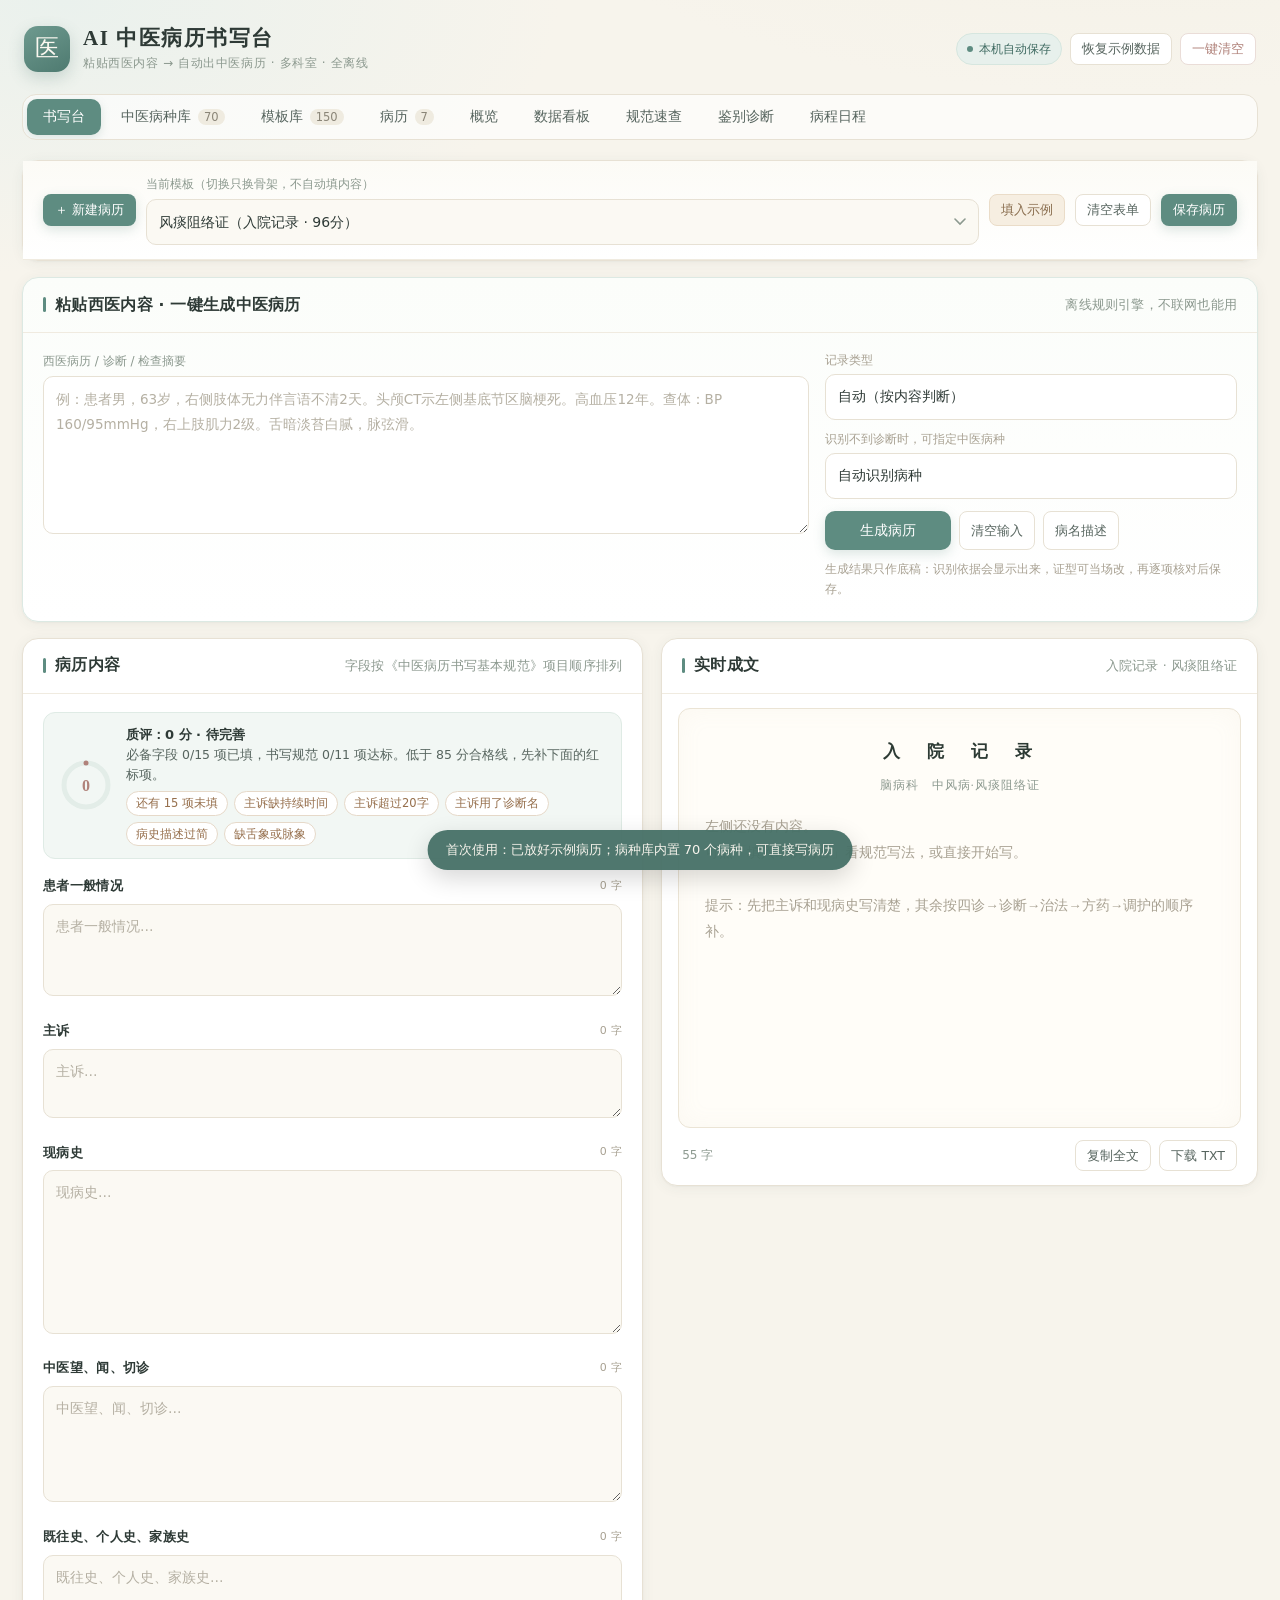
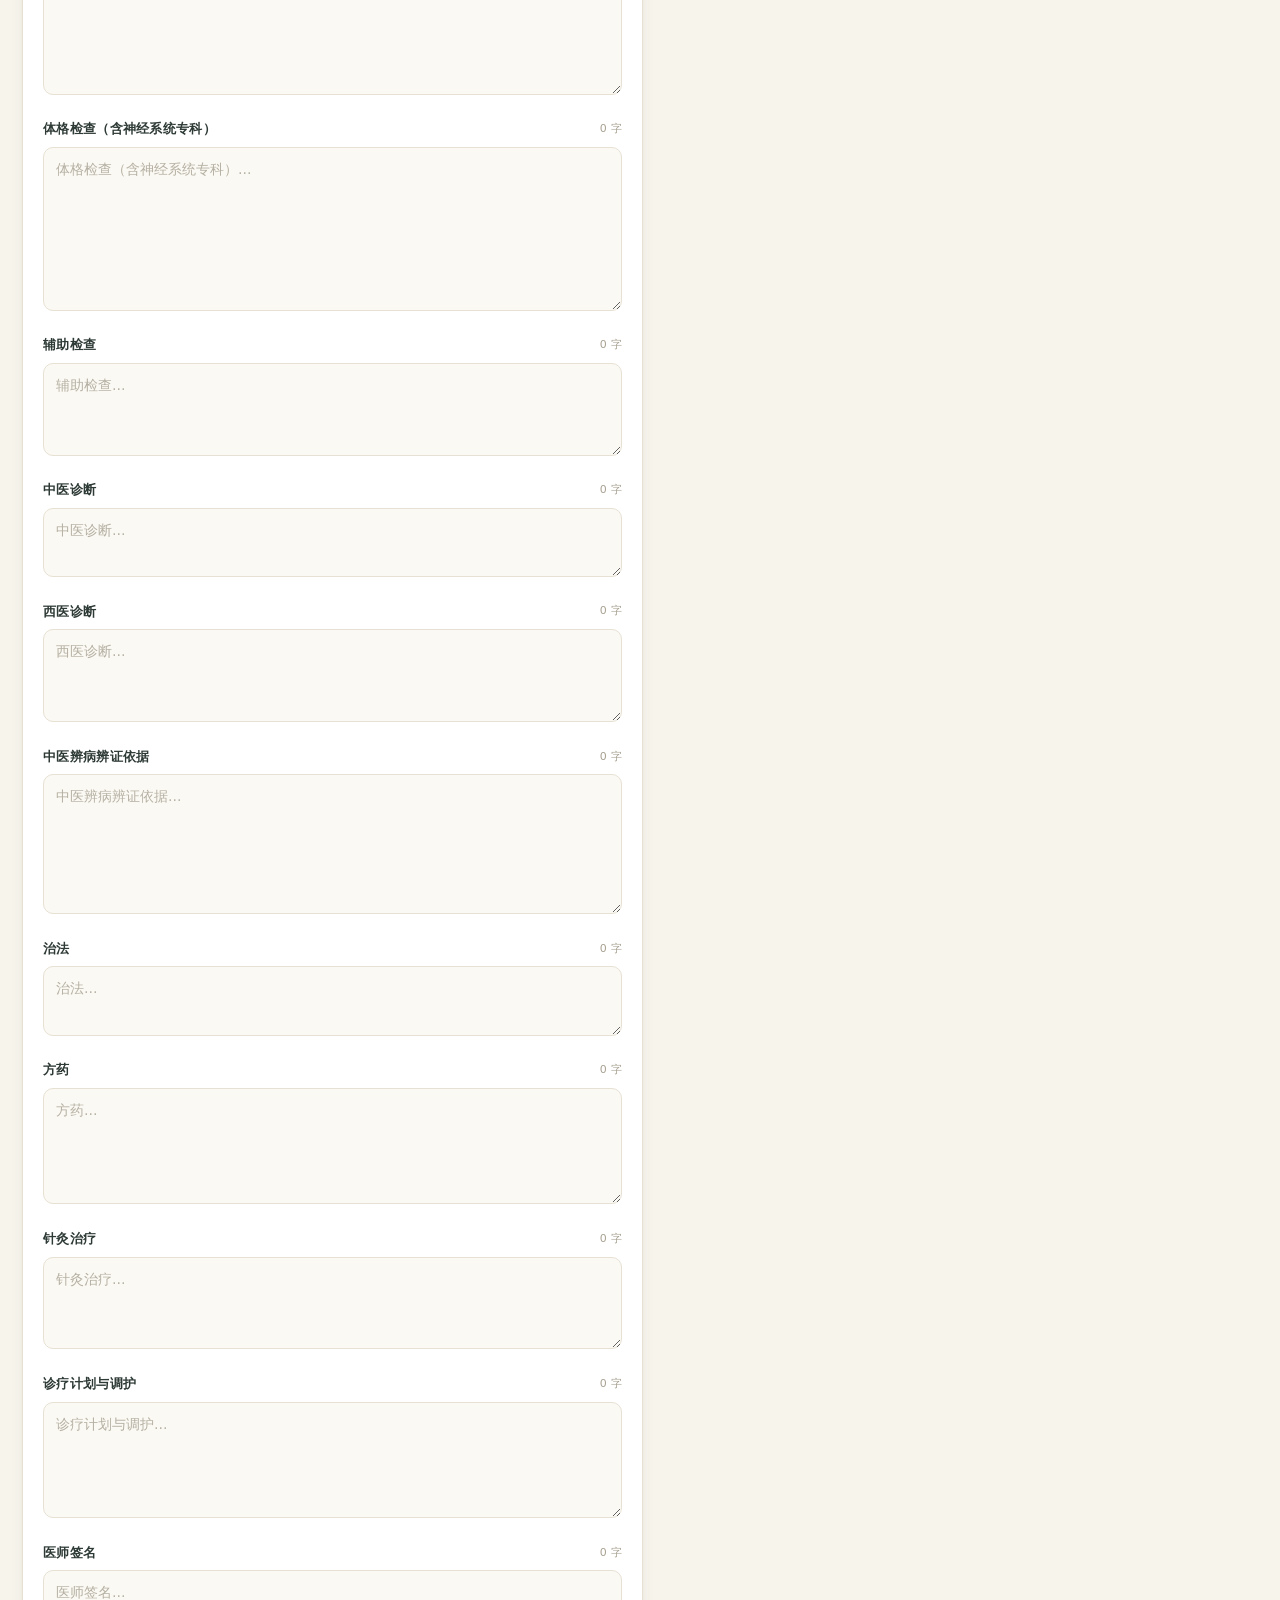
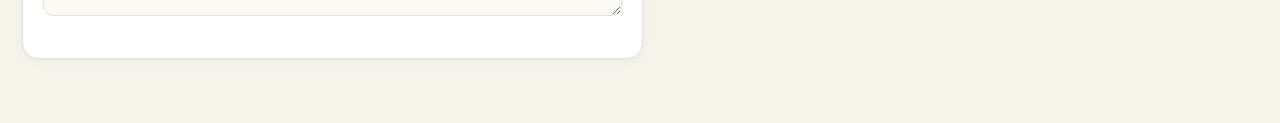
<file: 中医病历书写台.html>
<!DOCTYPE html>
<html lang="zh-CN">
<head>
<meta charset="utf-8">
<meta name="viewport" content="width=device-width, initial-scale=1, viewport-fit=cover">
<meta name="theme-color" content="#F7F4EC">
<title>AI 中医病历书写台 · 西医输入一键成文 · 离线可用</title>
<style>
:root{
  --bg:#F7F4EC; --bg2:#FBF9F3; --card:#FFFFFF;
  --ink:#2E3A36; --ink2:#57655F; --ink3:#8C998F;
  --green:#5E8C81; --green-d:#46706A; --green-d2:#3F6A61; --green-l:#E7F0EC; --green-l2:#F2F7F4;
  --sand:#EADCC8; --sand-d:#C8AE8C; --sand-l:#F6EEE1;
  --line:#E7E1D4; --line2:#F0EBE0;
  --danger:#B0827A; --danger-l:#F7EDEA;
  --shadow:0 2px 14px rgba(58,74,66,.06), 0 1px 2px rgba(58,74,66,.04);
  --shadow-lg:0 12px 40px rgba(58,74,66,.12);
  --r:16px; --r-sm:10px;
}
*{box-sizing:border-box;-webkit-tap-highlight-color:transparent}
html,body{margin:0;padding:0}
body{
  background:
    radial-gradient(1200px 600px at 88% -8%, #F2EFE3 0%, rgba(242,239,227,0) 60%),
    radial-gradient(900px 500px at 5% 0%, #EAF1ED 0%, rgba(234,241,237,0) 55%),
    var(--bg);
  color:var(--ink);
  font-family:"PingFang SC","Hiragino Sans GB","Microsoft YaHei",system-ui,-apple-system,"Segoe UI",sans-serif;
  font-size:15px; line-height:1.72;
  -webkit-font-smoothing:antialiased;
}
h1,h2,h3,h4{margin:0;font-weight:600;line-height:1.35}
button,input,select,textarea{font-family:inherit;font-size:inherit;color:inherit}
button{cursor:pointer;border:none;background:none}
::selection{background:#D8E7E0}
.app{max-width:1280px;margin:0 auto;padding:0 22px 64px}

/* ---------- 顶栏 ---------- */
.topbar{display:flex;align-items:center;justify-content:space-between;gap:16px;padding:24px 2px 18px;flex-wrap:wrap}
.brand{display:flex;align-items:center;gap:13px;min-width:0}
.logo{
  width:46px;height:46px;border-radius:14px;flex:0 0 auto;
  background:linear-gradient(150deg,#6E9A8F,#4E7A70);
  color:#FBF8F0;font-family:"Songti SC","STSong",Georgia,serif;font-size:24px;
  display:flex;align-items:center;justify-content:center;
  box-shadow:0 6px 16px rgba(78,122,112,.24);letter-spacing:0
}
.brand h1{font-family:"Songti SC","STSong",Georgia,serif;font-size:21px;letter-spacing:1.5px;font-weight:600}
.brand p{margin:1px 0 0;font-size:12px;color:var(--ink3);letter-spacing:.6px}
.top-actions{display:flex;align-items:center;gap:8px;flex-wrap:wrap}
.save-badge{font-size:12px;color:var(--green-d2);background:var(--green-l);border:1px solid #D6E6DF;padding:5px 10px;border-radius:999px;display:inline-flex;align-items:center;gap:6px}
.save-badge i{width:6px;height:6px;border-radius:50%;background:var(--green);display:inline-block}
.save-badge.off{color:#9A6B4F;background:#F8EDE3;border-color:#EAD7C4}
.save-badge.off i{background:#C08A63}

/* ---------- 按钮 ---------- */
.btn{
  display:inline-flex;align-items:center;justify-content:center;gap:6px;
  padding:9px 15px;border-radius:10px;font-size:13.5px;font-weight:500;
  border:1px solid transparent;transition:.18s ease;white-space:nowrap;line-height:1.4
}
.btn:active{transform:translateY(1px)}
.btn-primary{background:var(--green);color:#fff;box-shadow:0 4px 12px rgba(94,140,129,.22)}
.btn-primary:hover{background:var(--green-d2)}
.btn-ghost{background:#fff;border-color:var(--line);color:var(--ink2)}
.btn-ghost:hover{border-color:#CFDED7;color:var(--green-d2);background:var(--green-l2)}
.btn-sand{background:var(--sand-l);border-color:#EADCC8;color:#8A6E4F}
.btn-sand:hover{background:#F2E6D5}
.btn-danger-ghost{background:#fff;border-color:#EADDD8;color:var(--danger)}
.btn-danger-ghost:hover{background:var(--danger-l)}
.btn-sm{padding:6px 11px;font-size:12.5px;border-radius:8px}
.btn-block{width:100%}
.btn[disabled]{opacity:.5;cursor:not-allowed}

/* ---------- 标签页 ---------- */
.tabs{display:flex;gap:4px;overflow-x:auto;padding:4px;margin:2px 0 20px;
  background:rgba(255,255,255,.66);border:1px solid var(--line);border-radius:14px;
  scrollbar-width:none;-webkit-overflow-scrolling:touch}
.tabs::-webkit-scrollbar{display:none}
.tab{
  flex:0 0 auto;padding:9px 16px;border-radius:10px;color:var(--ink2);font-size:14px;
  transition:.16s;white-space:nowrap;display:flex;align-items:center;gap:7px
}
.tab em{font-style:normal;font-size:11.5px;background:#EFEBE0;color:#8A8577;border-radius:20px;padding:1px 6px}
.tab:hover{background:#F3F1E7;color:var(--ink)}
.tab.on{background:var(--green);color:#fff;box-shadow:0 3px 10px rgba(94,140,129,.2)}
.tab.on em{background:rgba(255,255,255,.24);color:#fff}

/* ---------- 卡片 ---------- */
.card{background:var(--card);border:1px solid var(--line);border-radius:var(--r);box-shadow:var(--shadow)}
.card-hd{display:flex;align-items:center;justify-content:space-between;gap:12px;padding:16px 20px;border-bottom:1px solid var(--line2);flex-wrap:wrap}
.card-hd h3{font-size:15.5px;letter-spacing:.3px;display:flex;align-items:center;gap:9px}
.card-hd h3::before{content:"";width:3px;height:15px;border-radius:2px;background:var(--green);display:inline-block}
.card-hd.flex-1 h3{flex:1}
.card-bd{padding:18px 20px}
.card-bd.tight{padding:14px 16px}
.sub{font-size:12.5px;color:var(--ink3);font-weight:400;letter-spacing:.2px}

/* ---------- KPI ---------- */
.kpis{display:grid;grid-template-columns:repeat(4,1fr);gap:14px;margin-bottom:20px}
.kpi{background:#fff;border:1px solid var(--line);border-radius:var(--r);padding:16px 18px;box-shadow:var(--shadow);position:relative;overflow:hidden}
.kpi::after{content:"";position:absolute;right:-24px;top:-24px;width:78px;height:78px;border-radius:50%;background:var(--green-l2)}
.kpi>*{position:relative;z-index:1}
.kpi span{display:block;font-size:12.5px;color:var(--ink3);letter-spacing:.4px}
.kpi b{font-family:"Songti SC","STSong",Georgia,serif;font-size:30px;font-weight:600;line-height:1.25;letter-spacing:.5px}
.kpi b i{font-style:normal;font-size:13px;color:var(--ink3);margin-left:2px;font-family:inherit}
.kpi small{display:block;font-size:11.5px;color:var(--ink3)}

/* ---------- 表单 ---------- */
.grid-work{display:grid;grid-template-columns:minmax(0,1.02fr) minmax(0,.98fr);gap:18px;align-items:start}
.field{margin-bottom:15px}
.field label{display:flex;align-items:center;justify-content:space-between;gap:8px;font-size:13px;color:var(--ink2);margin-bottom:6px;letter-spacing:.3px}
.field label b{font-weight:600;color:var(--ink)}
.field label i{font-style:normal;font-size:11px;color:#A8A192}
textarea,input[type=text],input[type=search],select{
  width:100%;background:var(--bg2);border:1px solid var(--line);border-radius:var(--r-sm);
  padding:10px 12px;font-size:13.5px;line-height:1.75;color:var(--ink);
  transition:.16s;resize:vertical;outline:none
}
textarea:focus,input:focus,select:focus{background:#fff;border-color:#A9C6BC;box-shadow:0 0 0 3px rgba(94,140,129,.1)}
textarea::placeholder,input::placeholder{color:#B5B0A3}
select{appearance:none;background-image:url("data:image/svg+xml;charset=utf8,%3Csvg xmlns='http://www.w3.org/2000/svg' width='12' height='8'%3E%3Cpath d='M1 1l5 5 5-5' fill='none' stroke='%238C998F' stroke-width='1.6' stroke-linecap='round'/%3E%3C/svg%3E");
  background-repeat:no-repeat;background-position:right 12px center;padding-right:32px;cursor:pointer}
.row2{display:grid;grid-template-columns:1fr 1fr;gap:12px}
.hint{font-size:11.5px;color:var(--ink3);margin-top:5px;line-height:1.6}
.hint.warn{color:#A9825F}

/* ---------- 书写台 ---------- */
.work-bar{display:flex;align-items:center;gap:10px;flex-wrap:wrap;padding:14px 20px;border-bottom:1px solid var(--line2);background:linear-gradient(180deg,#FCFBF6,#fff)}
.work-bar .grow{flex:1;min-width:200px}
.work-bar select{font-size:14px;font-weight:500}
.quality{display:flex;align-items:center;gap:12px;padding:12px 14px;background:var(--green-l2);border:1px solid #DFEBE5;border-radius:12px;margin-bottom:16px}
.q-ring{width:56px;height:56px;flex:0 0 auto;position:relative}
.q-ring svg{transform:rotate(-90deg)}
.q-ring b{position:absolute;inset:0;display:flex;align-items:center;justify-content:center;font-size:16px;font-family:"Songti SC",serif}
.q-txt{flex:1;min-width:0;font-size:12.5px;color:var(--ink2);line-height:1.6}
.q-txt strong{color:var(--ink);font-size:13px}
.q-issues{display:flex;flex-wrap:wrap;gap:6px;margin-top:6px}
.q-issue{font-size:11.5px;background:#fff;border:1px solid #E6D9C9;color:#966F4C;border-radius:20px;padding:2px 9px}
.q-issue.ok{background:#fff;border-color:#CFE0D8;color:var(--green-d2)}

/* 预览 */
.preview-wrap{position:sticky;top:14px}
.paper{
  background:#FFFDF8;border:1px solid #EBE4D5;border-radius:12px;
  padding:26px 26px 30px;min-height:420px;max-height:min(72vh,760px);overflow:auto;
  box-shadow:inset 0 0 24px rgba(203,188,158,.07);
  font-family:"Songti SC","STSong",Georgia,"Noto Serif CJK SC",serif;
  font-size:13.5px;line-height:1.95;color:#333B36;
  white-space:pre-wrap;word-break:break-word
}
.paper .pv-title{text-align:center;font-size:17px;letter-spacing:5px;font-weight:600;margin:0 0 6px;color:#2C3A34}
.paper .pv-sub{text-align:center;font-size:11.5px;color:#8C998F;letter-spacing:1px;margin-bottom:18px;font-family:inherit}
.paper .pv-empty{color:#A8A192;font-family:inherit}
.paper-line{margin:0 0 8px}
.paper-line .k{color:#5E8C81;font-weight:600}
.preview-ft{display:flex;align-items:center;justify-content:space-between;gap:10px;padding:12px 4px 0;flex-wrap:wrap}
.meta{font-size:12px;color:var(--ink3)}

/* ---------- chips / 筛选 ---------- */
.filters{display:flex;gap:9px;flex-wrap:wrap;align-items:center;margin-bottom:16px}
.chip{
  padding:6px 13px;border-radius:999px;border:1px solid var(--line);background:#fff;
  font-size:12.5px;color:var(--ink2);transition:.16s;white-space:nowrap
}
.chip:hover{border-color:#CFDED7;color:var(--green-d2)}
.chip.on{background:var(--green);border-color:var(--green);color:#fff;box-shadow:0 2px 8px rgba(94,140,129,.18)}
.chip.on em{color:#fff;opacity:.8}
.chip em{font-style:normal;font-size:11px;color:#A8A192;margin-left:4px}
.search-box{position:relative;flex:1;min-width:180px}
.search-box input{padding-left:34px;background:#fff}
.search-box::before{content:"⌕";position:absolute;left:12px;top:50%;transform:translateY(-52%);color:#A8A192;font-size:16px}
.sel-mini{width:auto;min-width:120px;background:#fff}

/* ---------- 模板卡片 ---------- */
.tpl-grid{display:grid;grid-template-columns:repeat(auto-fill,minmax(300px,1fr));gap:14px}
.tpl-card{background:#fff;border:1px solid var(--line);border-radius:var(--r);padding:17px 18px 15px;box-shadow:var(--shadow);transition:.18s;display:flex;flex-direction:column;gap:9px;position:relative;overflow:hidden}
.tpl-card:hover{transform:translateY(-2px);box-shadow:0 10px 26px rgba(58,74,66,.1);border-color:#D8E4DC}
.tpl-top{display:flex;align-items:flex-start;justify-content:space-between;gap:10px}
.tpl-top h4{font-size:15px;line-height:1.5;letter-spacing:.2px}
.tpl-score{flex:0 0 auto;font-family:"Songti SC",serif;font-size:17px;color:var(--green-d2);font-weight:600}
.tpl-score span{font-size:11px;color:var(--ink3);font-family:inherit;font-weight:400}
.tpl-meta{display:flex;flex-wrap:wrap;gap:6px}
.tag{font-size:11px;padding:2px 8px;border-radius:6px;background:#F4F1E7;color:#7E8578;border:1px solid #EBE6D8}
.tag.g{background:var(--green-l);color:var(--green-d2);border-color:#D8E6DF}
.tag.s{background:var(--sand-l);color:#96794F;border-color:#EDE0CC}
.tpl-src{font-size:11px;color:#A8A192;line-height:1.6;border-top:1px dashed #EDE7D9;padding-top:8px;margin-top:auto}
.tpl-acts{display:flex;gap:8px;margin-top:2px}
.tpl-acts .btn{flex:1}

/* ---------- 病历列表 ---------- */
.rec-list{display:flex;flex-direction:column;gap:10px}
.rec{background:#fff;border:1px solid var(--line);border-radius:13px;padding:14px 16px;display:flex;gap:14px;align-items:center;box-shadow:0 1px 6px rgba(58,74,66,.04);transition:.16s}
.rec:hover{border-color:#D8E4DC;box-shadow:0 6px 18px rgba(58,74,66,.07)}
.rec-main{flex:1;min-width:0}
.rec-main h4{font-size:14px;margin-bottom:3px;overflow:hidden;text-overflow:ellipsis;white-space:nowrap}
.rec-sub{font-size:12px;color:var(--ink3);display:flex;flex-wrap:wrap;gap:10px}
.rec-side{display:flex;align-items:center;gap:8px;flex-shrink:0}
.badge{font-size:11.5px;padding:3px 9px;border-radius:20px;border:1px solid transparent;white-space:nowrap}
.st-draft{background:#F5F2E8;color:#8B8267;border-color:#EAE3D1}
.st-review{background:#FBF0E2;color:#A5764B;border-color:#F0DEC8}
.st-arch{background:var(--green-l);color:var(--green-d2);border-color:#D5E5DD}
.score-pill{font-family:"Songti SC",serif;font-size:15px;color:var(--green-d2);min-width:32px;text-align:right}

/* ---------- 空态 ---------- */
.empty{text-align:center;padding:44px 20px;color:var(--ink3)}
.empty .ico{width:56px;height:56px;border-radius:50%;background:var(--green-l2);border:1px dashed #CDDED6;display:flex;align-items:center;justify-content:center;margin:0 auto 12px;font-size:22px;color:#A9C0B7}
.empty h4{font-size:14.5px;color:var(--ink2);margin-bottom:5px}
.empty p{font-size:12.5px;margin:0 0 14px}

/* ---------- 图表 ---------- */
.chart-grid{display:grid;grid-template-columns:1fr 1fr;gap:16px}
.chart-card{background:#fff;border:1px solid var(--line);border-radius:var(--r);box-shadow:var(--shadow);overflow:hidden}
.chart-hd{padding:15px 18px 4px}
.chart-hd h4{font-size:14.5px;display:flex;align-items:center;gap:8px}
.chart-hd h4::before{content:"";width:3px;height:13px;background:var(--sand-d);border-radius:2px}
.chart-hd p{margin:3px 0 0;font-size:11.5px;color:var(--ink3)}
.chart-bd{padding:6px 12px 14px;overflow:hidden}
.chart-bd svg{display:block;width:100%;height:auto}
.legend{display:flex;gap:14px;flex-wrap:wrap;font-size:11.5px;color:var(--ink2);padding:0 18px 10px}
.legend i{width:10px;height:10px;border-radius:3px;display:inline-block;margin-right:5px;vertical-align:-1px}

/* ---------- 规范速查 ---------- */
.guide-grid{display:grid;grid-template-columns:1fr 1fr;gap:16px}
.rule-list{counter-reset:r;list-style:none;padding:0;margin:0}
.rule-list li{counter-increment:r;position:relative;padding:9px 0 9px 34px;border-bottom:1px dashed #EFEADE;font-size:13px;color:var(--ink2);line-height:1.7}
.rule-list li:last-child{border-bottom:none}
.rule-list li::before{content:counter(r);position:absolute;left:0;top:10px;width:22px;height:22px;border-radius:50%;background:var(--green-l2);color:var(--green-d2);font-size:11.5px;display:flex;align-items:center;justify-content:center;border:1px solid #DCE9E3}
.rule-list li b{color:var(--ink);font-weight:600}
.mini-list{list-style:none;padding:0;margin:0;font-size:12.5px;color:var(--ink2)}
.mini-list li{padding:6px 0;border-bottom:1px dashed #F0EBE0;display:flex;gap:8px}
.mini-list li:last-child{border-bottom:none}
.mini-list li span{color:var(--green-d2);font-weight:600;flex:0 0 auto}

/* ---------- 模态框 ---------- */
.mask{position:fixed;inset:0;background:rgba(46,58,54,.34);backdrop-filter:blur(3px);z-index:60;display:none;align-items:center;justify-content:center;padding:20px}
.mask.on{display:flex}
.modal{background:#fff;border-radius:18px;max-width:760px;width:100%;max-height:86vh;display:flex;flex-direction:column;box-shadow:var(--shadow-lg);overflow:hidden;animation:pop .18s ease}
@keyframes pop{from{opacity:0;transform:translateY(8px) scale(.99)}to{opacity:1;transform:none}}
.modal-hd{display:flex;align-items:center;justify-content:space-between;gap:12px;padding:16px 20px;border-bottom:1px solid var(--line2)}
.modal-hd h3{font-size:15px}
.modal-bd{padding:18px 20px;overflow:auto}
.modal-ft{padding:14px 20px;border-top:1px solid var(--line2);display:flex;justify-content:flex-end;gap:10px;background:#FCFBF6;flex-wrap:wrap}
.modal-bd .paper{max-height:none;min-height:0;border:none;box-shadow:none;background:#fff;padding:0}

/* ---------- toast ---------- */
#toast{position:fixed;left:50%;bottom:30px;transform:translate(-50%,20px);z-index:90;display:flex;flex-direction:column;gap:8px;align-items:center;pointer-events:none;opacity:0;transition:.24s}
#toast.on{opacity:1;transform:translate(-50%,0)}
.toast-item{background:rgba(46,58,54,.93);color:#F7F4EC;padding:9px 18px;border-radius:999px;font-size:13px;box-shadow:0 8px 24px rgba(0,0,0,.16);display:flex;align-items:center;gap:8px;max-width:80vw}
.toast-item.ok{background:rgba(70,112,103,.95)}
.toast-item.warn{background:rgba(168,122,86,.95)}

/* ---------- 概览 ---------- */
.overview{display:grid;grid-template-columns:1.35fr .65fr;gap:16px}
.quick{display:grid;grid-template-columns:1fr 1fr;gap:10px}
.q-card{border:1px solid var(--line);border-radius:12px;padding:13px 14px;background:linear-gradient(160deg,#FCFDFB,#F7F9F6);text-align:left;transition:.16s}
.q-card:hover{border-color:#CDDFD7;background:#fff;box-shadow:0 6px 16px rgba(58,74,66,.07)}
.q-card b{display:block;font-size:13.5px;margin-bottom:2px}
.q-card span{font-size:11.5px;color:var(--ink3)}


/* ---------- 资料清单 ---------- */
.docs{display:grid;grid-template-columns:1fr 1fr;gap:0 20px}
.doc{display:flex;gap:7px;font-size:12.5px;color:var(--ink2);padding:8px 0;border-bottom:1px dashed #F0EBE0;line-height:1.6;align-items:baseline}
.doc b{font-weight:600;color:var(--ink);flex:0 0 auto}
.doc span{color:var(--ink3);font-size:11.5px}
.doc .dot{color:var(--sand-d);flex:0 0 auto;font-size:10px}
@media (max-width:760px){.docs{grid-template-columns:1fr}}

/* ---------- 响应式 ---------- */
@media (max-width:1080px){
  .grid-work{grid-template-columns:1fr}
  .preview-wrap{position:static}
  .overview{grid-template-columns:1fr}
  .chart-grid,.guide-grid{grid-template-columns:1fr}
}
@media (max-width:760px){
  .app{padding:0 14px 48px}
  .topbar{padding:16px 0 12px}
  .brand h1{font-size:18px;letter-spacing:1px}
  .brand p{font-size:11px}
  .logo{width:40px;height:40px;font-size:21px;border-radius:12px}
  .kpis{grid-template-columns:1fr 1fr;gap:10px}
  .kpi{padding:13px 14px}
  .kpi b{font-size:24px}
  .tabs{margin-bottom:14px;border-radius:12px}
  .tab{padding:8px 13px;font-size:13px}
  .card-bd{padding:15px 14px}
  .card-hd{padding:14px 14px}
  .paper{padding:18px 15px 22px;font-size:13px;max-height:none;line-height:1.9}
  .tpl-grid{grid-template-columns:1fr}
  .rec{flex-wrap:wrap;gap:10px}
  .rec-side{width:100%;justify-content:flex-end;border-top:1px dashed #F0EBE0;padding-top:8px}
  .rec-main h4{white-space:normal}
  .work-bar{padding:12px 14px}
  .work-bar .btn{flex:1}
  .quick{grid-template-columns:1fr}
  textarea,input[type=text],input[type=search],select{font-size:16px}
  .modal-bd{padding:14px}
  .row2{grid-template-columns:1fr}
  #toast{bottom:18px}
}
/* ---------- 智能生成 ---------- */
.gen-card{margin-bottom:16px;border-color:#DCE9E3;background:linear-gradient(180deg,#FBFDFA,#fff)}
.gen-grid{display:grid;grid-template-columns:minmax(0,1.3fr) minmax(0,.7fr);gap:16px;align-items:start}
.gen-left label{display:block;font-size:12px;color:var(--ink3);margin-bottom:5px}
.gen-left textarea{min-height:158px;background:#fff;line-height:1.8}
.gen-panel{display:flex;flex-direction:column;gap:10px}
.gen-panel>div>select{width:100%;background:#fff}
.gen-acts{display:flex;gap:8px;flex-wrap:wrap;margin-top:2px}
.gen-acts .btn-primary{min-width:126px}
.gen-tip{font-size:11.5px;color:#A8A192;line-height:1.7;display:block;margin-bottom:4px}
.gen-result{margin-top:14px;border:1px solid #DCE9E3;background:#F3F8F5;border-radius:12px;padding:12px 14px;font-size:12.5px;color:var(--ink2);line-height:1.8}
.gen-result b{color:var(--green-d2)}
.gen-result .ev{display:flex;flex-wrap:wrap;gap:6px;margin-top:8px}
.gen-result .ev span{background:#fff;border:1px solid #DCE9E3;border-radius:20px;padding:2px 9px;font-size:11.5px;color:var(--green-d2)}
.gen-result .warnline{color:#A5764B;margin-top:7px;font-size:11.5px}
.gen-result .synsel{margin-top:10px;display:flex;align-items:center;gap:8px;flex-wrap:wrap}
.gen-result .synsel select{width:auto;min-width:190px;background:#fff;padding:6px 28px 6px 10px;font-size:12.5px}
.gen-result .ops{display:flex;gap:8px;margin-top:10px;flex-wrap:wrap}
/* ---------- 病种库 ---------- */
.kb-card .kb-def{font-size:12px;color:var(--ink3);line-height:1.7;display:-webkit-box;-webkit-line-clamp:2;-webkit-box-orient:vertical;overflow:hidden}
.kb-card .kb-foot{display:flex;align-items:center;justify-content:space-between;gap:8px;margin-top:auto;font-size:11.5px;color:#A8A192}
.kb-dept{display:flex;flex-wrap:wrap;gap:6px}
.kb-sec{margin-bottom:15px}
.kb-sec h5{font-size:12.5px;color:var(--green-d2);margin:0 0 6px;display:flex;align-items:center;gap:6px}
.kb-sec h5::before{content:"";width:3px;height:11px;background:var(--sand-d);border-radius:2px}
.kb-sec p{margin:0;font-size:12.5px;color:var(--ink2);line-height:1.85}
.kb-table{width:100%;border-collapse:collapse;font-size:11.5px;display:block;overflow-x:auto}
.kb-table th{background:var(--green-l2);color:var(--green-d2);font-weight:600;text-align:left;padding:7px 8px;border:1px solid #E1ECE6;white-space:nowrap}
.kb-table td{padding:7px 8px;border:1px solid #EFEADE;vertical-align:top;line-height:1.65;color:var(--ink2);min-width:74px}
.kb-table tr:nth-child(even) td{background:#FCFBF6}
.kb-note{font-size:11.5px;color:#A8A192;line-height:1.7;margin-top:10px}
.kb-acts{display:flex;gap:8px;flex-wrap:wrap;margin-top:4px}
.rx-scroll{max-height:340px;overflow:auto;padding-right:4px}
.rx-item{display:flex;gap:8px;font-size:11.5px;line-height:1.65;padding:5px 0;border-bottom:1px dashed #EFEADE}
.rx-item b{color:var(--green-d2);flex:0 0 auto;min-width:104px}
.rx-item span{color:var(--ink2)}
.rx-dept{font-size:11px;color:#A8A192;margin:8px 0 2px;letter-spacing:.5px}
.kb-card{display:flex;flex-direction:column;gap:7px;background:#fff;border:1px solid var(--line);border-radius:var(--r);padding:15px 16px;box-shadow:var(--shadow);transition:.16s}
.kb-card:hover{border-color:#CFDED7;box-shadow:0 8px 24px rgba(58,74,66,.09);transform:translateY(-1px)}
.kb-top{display:flex;align-items:center;justify-content:space-between;gap:8px}
.kb-top h4{font-family:"Songti SC","STSong",Georgia,serif;font-size:17px;letter-spacing:1px}
.kb-alias{font-size:11.5px;color:#A8A192;line-height:1.6}
.kb-meta{display:flex;flex-wrap:wrap;gap:10px;font-size:11px;color:#A8A192}
.kb-meta span::before{content:"";display:inline-block;width:3px;height:3px;border-radius:50%;background:#CFC8B6;margin-right:5px;vertical-align:middle}
.kb-desc{font-size:13px;line-height:1.9;margin:0 0 12px;color:var(--ink)}
.gen-res-hd{display:flex;flex-wrap:wrap;align-items:center;gap:8px;margin-bottom:6px}
.gen-conf{font-size:11.5px;color:#96794F}
.gen-ev{margin-top:6px;font-size:12px;line-height:1.8}
.gen-note{margin-top:8px;font-size:11.5px;color:#A8A192}
.gen-row{display:flex;align-items:center;gap:10px;flex-wrap:wrap;margin-top:10px}
.gen-row label{font-size:12px;color:var(--ink3);white-space:nowrap}
.gen-row select{flex:1;min-width:200px;background:#fff;font-size:12.5px;padding:8px 30px 8px 10px}
.rx-item{display:block}
.rx-hd{display:flex;align-items:center;justify-content:space-between;gap:8px;margin-bottom:2px}
.rx-hd b{color:var(--green-d2);font-size:12px}
.rx-hd span{font-size:10.5px;color:#A8A192}
.rx-line{font-size:11.5px;color:var(--ink2);line-height:1.7}
.rx-line em{font-style:normal;color:#A8A192;margin-right:6px}
.rx-line.herb{color:#6E7D74}
@media (max-width:1080px){.gen-grid{grid-template-columns:1fr}}
</style>
</head>
<body>
<div class="app">
  <header class="topbar">
    <div class="brand">
      <div class="logo">医</div>
      <div>
        <h1>AI 中医病历书写台</h1>
        <p>粘贴西医内容 → 自动出中医病历 · 多科室 · 全离线</p>
      </div>
    </div>
    <div class="top-actions">
      <span class="save-badge" id="saveBadge"><i></i><span id="saveTxt">本机自动保存</span></span>
      <button class="btn btn-ghost btn-sm" id="btnRestore">恢复示例数据</button>
      <button class="btn btn-danger-ghost btn-sm" id="btnClearAll">一键清空</button>
    </div>
  </header>

  <nav class="tabs" id="tabs">
    <button class="tab on" data-view="work">书写台</button>
    <button class="tab" data-view="kb">中医病种库<em id="tabKbCount">0</em></button>
    <button class="tab" data-view="tpl">模板库<em id="tabTplCount">10</em></button>
    <button class="tab" data-view="rec">病历<em id="tabRecCount">0</em></button>
    <button class="tab" data-view="overview">概览</button>
    <button class="tab" data-view="chart">数据看板</button>
    <button class="tab" data-view="guide">规范速查</button>
    <button class="tab" data-view="diff">鉴别诊断</button>
    <button class="tab" data-view="course">病程日程</button>
  </nav>

  <main>
    <!-- ============ 概览 ============ -->
    <section class="view" id="view-overview">
      <div class="kpis">
        <div class="kpi"><span>规范模板</span><b id="kpiTpl">10<i>套</i></b><small id="kpiTplSub">覆盖 6 个神经内科病种</small></div>
        <div class="kpi"><span>已存病历</span><b id="kpiRec">0<i>份</i></b><small id="kpiRecSub">尚未保存病历</small></div>
        <div class="kpi"><span>平均质评</span><b id="kpiScore">—<i>分</i></b><small>按规范条文自动评分</small></div>
        <div class="kpi"><span>待审病历</span><b id="kpiReview">0<i>份</i></b><small id="kpiReviewSub">无待审任务</small></div>
      </div>

      <div class="overview">
        <div class="card">
          <div class="card-hd"><h3>最近书写</h3><span class="sub" id="recentSub">最近保存的 5 份</span></div>
          <div class="card-bd" id="recentList"></div>
        </div>
        <div class="card">
          <div class="card-hd"><h3>快捷入口</h3></div>
          <div class="card-bd">
            <div class="quick">
              <button class="q-card" data-go="work"><b>粘贴西医内容生成</b><span>贴病历摘要 → 点生成 → 出中医病历</span></button>
              <button class="q-card" data-go="kb"><b>按中医病种写</b><span>选病种和证型，直接出病名描述</span></button>
              <button class="q-card" data-go="tpl"><b>翻模板库</b><span>脑病、内科、骨伤针推多科室模板</span></button>
              <button class="q-card" data-go="rec"><b>管我的病历</b><span>检索、改状态、导出备份</span></button>
            </div>
            <div style="margin-top:14px;padding:12px 14px;background:var(--sand-l);border:1px solid #EDE0CC;border-radius:12px;font-size:12.5px;color:#8A6E4F;line-height:1.75">
              <b style="color:#7A5F42">一句话用法</b><br>
              把西医病历/诊断粘到书写台顶部，点「生成病历」，系统按内置病种库匹配中医病名、证型、治法、方药和针灸；生成后逐项核对改写，再保存。
            </div>
          </div>
        </div>
      </div>
    </section>

    <!-- ============ 书写台 ============ -->
    <section class="view" id="view-work">
      <div class="card" style="margin-bottom:16px">
        <div class="work-bar">
          <button class="btn btn-primary btn-sm" id="btnNewRec">＋ 新建病历</button>
          <div class="grow">
            <label style="font-size:11.5px;color:var(--ink3);display:block;margin-bottom:4px">当前模板（切换只换骨架，不自动填内容）</label>
            <select id="tplSelect"></select>
          </div>
          <button class="btn btn-sand btn-sm" id="btnFillDemo">填入示例</button>
          <button class="btn btn-ghost btn-sm" id="btnResetForm">清空表单</button>
          <button class="btn btn-primary btn-sm" id="btnSaveRec">保存病历</button>
        </div>
      </div>

      <div class="card gen-card">
        <div class="card-hd">
          <h3>粘贴西医内容 · 一键生成中医病历</h3>
          <span class="sub">离线规则引擎，不联网也能用</span>
        </div>
        <div class="card-bd">
          <div class="gen-grid">
            <div class="gen-left">
              <label for="wmInput">西医病历 / 诊断 / 检查摘要</label>
              <textarea id="wmInput" placeholder="例：患者男，63岁，右侧肢体无力伴言语不清2天。头颅CT示左侧基底节区脑梗死。高血压12年。查体：BP 160/95mmHg，右上肢肌力2级。舌暗淡苔白腻，脉弦滑。"></textarea>
            </div>
            <div class="gen-panel">
              <div>
                <label class="gen-tip">记录类型</label>
                <select id="genTypeSel">
                  <option value="auto">自动（按内容判断）</option>
                  <option value="入院记录">入院记录</option>
                  <option value="门诊病历">门诊病历</option>
                </select>
              </div>
              <div>
                <label class="gen-tip">识别不到诊断时，可指定中医病种</label>
                <select id="genKbSel"></select>
              </div>
              <div class="gen-acts">
                <button class="btn btn-primary" id="btnGenerate">生成病历</button>
                <button class="btn btn-ghost btn-sm" id="btnGenClear">清空输入</button>
                <button class="btn btn-ghost btn-sm" id="btnKbDesc">病名描述</button>
              </div>
              <div class="gen-tip">生成结果只作底稿：识别依据会显示出来，证型可当场改，再逐项核对后保存。</div>
            </div>
          </div>
          <div class="gen-result" id="genResult" hidden></div>
        </div>
      </div>

      <div class="grid-work">
        <div class="card">
          <div class="card-hd">
            <h3>病历内容</h3>
            <span class="sub">字段按《中医病历书写基本规范》项目顺序排列</span>
          </div>
          <div class="card-bd">
            <div class="quality" id="qualityBox">
              <div class="q-ring" id="qRing"></div>
              <div class="q-txt">
                <strong id="qTitle">质评：—</strong>
                <div id="qDesc">选择模板后自动评分</div>
                <div class="q-issues" id="qIssues"></div>
              </div>
            </div>
            <div id="formArea"></div>
          </div>
        </div>

        <div class="preview-wrap">
          <div class="card">
            <div class="card-hd">
              <h3>实时成文</h3>
              <span class="sub" id="pvMeta">—</span>
            </div>
            <div class="card-bd tight">
              <div class="paper" id="paper"></div>
              <div class="preview-ft">
                <span class="meta" id="pvCount">0 字</span>
                <div style="display:flex;gap:8px">
                  <button class="btn btn-ghost btn-sm" id="btnCopy">复制全文</button>
                  <button class="btn btn-ghost btn-sm" id="btnDownload">下载 TXT</button>
                </div>
              </div>
            </div>
          </div>
        </div>
      </div>
    </section>

    <!-- ============ 中医病种库 ============ -->
    <section class="view" id="view-kb" hidden>
      <div class="card" style="margin-bottom:16px">
        <div class="card-bd" style="padding-bottom:6px">
          <div class="filters kb-dept" id="kbDeptChips"></div>
          <div class="filters" style="margin-bottom:8px">
            <div class="search-box"><input type="search" id="kbSearch" placeholder="搜病名、别名、证型、方剂、药物、症状…"></div>
            <button class="btn btn-ghost btn-sm" id="kbReset">重置</button>
          </div>
          <div class="hint" style="margin:0 0 6px">点病种卡片看病名释义、病因病机、证型方药和针灸；也可以直接用该病种写病历。</div>
        </div>
      </div>
      <div id="kbGrid" class="tpl-grid"></div>
      <div id="kbEmpty"></div>
    </section>

    <!-- ============ 模板库 ============ -->
    <section class="view" id="view-tpl" hidden>
      <div class="card" style="margin-bottom:16px">
        <div class="card-bd" style="padding-bottom:6px">
          <div class="filters" id="tplDiseaseChips"></div>
          <div class="filters" style="margin-bottom:8px">
            <div class="search-box"><input type="search" id="tplSearch" placeholder="搜病种、证型、方名、标签…"></div>
            <select class="sel-mini" id="tplTypeSel" style="width:auto"></select>
            <select class="sel-mini" id="tplSortSel" style="width:auto">
              <option value="score">评分从高到低</option>
              <option value="scoreAsc">评分从低到高</option>
              <option value="name">按病种排序</option>
            </select>
          </div>
        </div>
      </div>
      <div id="tplGrid" class="tpl-grid"></div>
      <div id="tplEmpty"></div>
    </section>

    <!-- ============ 病历 ============ -->
    <section class="view" id="view-rec" hidden>
      <div class="card" style="margin-bottom:16px">
        <div class="card-bd" style="padding-bottom:8px">
          <div class="filters" id="recStatusChips"></div>
          <div class="filters" style="margin-bottom:0">
            <div class="search-box"><input type="search" id="recSearch" placeholder="搜标题、患者、病种…"></div>
            <select class="sel-mini" id="recSortSel" style="width:auto">
              <option value="dateDesc">最近保存在前</option>
              <option value="dateAsc">最早保存在前</option>
              <option value="scoreDesc">质评从高到低</option>
            </select>
            <button class="btn btn-ghost btn-sm" id="btnExport">导出数据</button>
            <button class="btn btn-ghost btn-sm" id="btnImport">导入数据</button>
            <input type="file" id="importFile" accept=".json" hidden>
          </div>
        </div>
      </div>
      <div id="recList" class="rec-list"></div>
      <div id="recEmpty"></div>
    </section>

    <!-- ============ 数据看板 ============ -->
    <section class="view" id="view-chart" hidden>
      <div class="chart-grid">
        <div class="chart-card">
          <div class="chart-hd"><h4>模板评分榜</h4><p>全部模板的规范度综合评分，虚线为平均值（只显示前 12 套）</p></div>
          <div class="chart-bd" id="chartRank"></div>
        </div>
        <div class="chart-card">
          <div class="chart-hd"><h4>配比对比</h4><p>各病种「模板数」与「已存病历数」对照</p></div>
          <div class="legend">
            <span><i style="background:#7FA79C"></i>模板数</span>
            <span><i style="background:#D9C3A4"></i>已存病历</span>
          </div>
          <div class="chart-bd" id="chartMix"></div>
        </div>
        <div class="chart-card">
          <div class="chart-hd"><h4>状态漏斗</h4><p>从已建病历到完成归档的流转情况</p></div>
          <div class="chart-bd" id="chartFunnel"></div>
        </div>
        <div class="chart-card">
          <div class="chart-hd"><h4>阅读效果</h4><p>病历质评随保存日期的变化，含 85 分合格参考线</p></div>
          <div class="chart-bd" id="chartTrend"></div>
        </div>
      </div>
      <p class="meta" style="text-align:center;margin-top:14px">评分依据：字段完整度 60 分（规范必备项）＋ 书写规范 40 分（主诉字数、舌脉、方药剂数、诊断证型等）</p>
    </section>

    <!-- ============ 规范速查 ============ -->
    <section class="view" id="view-guide" hidden>
      <div class="guide-grid">
        <div class="card">
          <div class="card-hd"><h3>入院记录项目顺序</h3><span class="sub">《中医病历书写基本规范》第十九条</span></div>
          <div class="card-bd">
            <ol class="rule-list">
              <li><b>患者一般情况</b>：姓名、性别、年龄、民族、婚姻、出生地、职业、入院时间、记录时间、发病节气、病史陈述者</li>
              <li><b>主诉</b>：主要症状（体征）＋持续时间</li>
              <li><b>现病史</b>：发病情况、症状特点及变化、伴随症状、诊疗经过、一般情况</li>
              <li><b>既往史</b>：健康与疾病史、传染病史、手术外伤输血史、过敏史</li>
              <li><b>个人史、婚育史、家族史</b></li>
              <li><b>中医望、闻、切诊</b>：神色、形态、语声、气息、舌象、脉象</li>
              <li><b>体格检查</b>及专科情况</li>
              <li><b>辅助检查</b>：按时间顺序，外院检查注明机构与检查号</li>
              <li><b>初步诊断</b>：中医病名＋证候诊断、西医诊断，主次分明</li>
              <li><b>医师签名</b></li>
            </ol>
          </div>
        </div>
        <div class="card">
          <div class="card-hd"><h3>书写时限</h3><span class="sub">超时是病历质控最常见的扣分项</span></div>
          <div class="card-bd">
            <ul class="mini-list">
              <li><span>入院记录</span>入院后 24 小时内完成</li>
              <li><span>首次病程</span>入院后 8 小时内完成（病例特点＋拟诊讨论＋诊疗计划）</li>
              <li><span>主治首查</span>入院 48 小时内完成，须含理法方药分析</li>
              <li><span>日常病程</span>病危随时记、每日至少 1 次；病重至少 2 天 1 次；病情稳定至少 3 天 1 次</li>
              <li><span>出院记录</span>出院后 24 小时内完成，含出院医嘱与中医调护</li>
            </ul>
            <div style="margin-top:14px;padding:12px 14px;background:var(--green-l2);border:1px solid #DCE9E3;border-radius:12px;font-size:12.5px;color:var(--green-d2);line-height:1.75">
              日常病程记录要反映<b>四诊变化</b>与<b>治法、方药调整依据</b>——这是中医病历区别于西医病历的关键，也是质评最常扣分处。
            </div>
          </div>
        </div>
        <div class="card">
          <div class="card-hd"><h3>神经内科问诊要点</h3><span class="sub">来自神经内科病历书写培训材料</span></div>
          <div class="card-bd">
            <ul class="mini-list">
              <li><span>主诉</span>宜少于 20 字，能导出第一诊断，不用诊断名或检查结果代替</li>
              <li><span>现病史六要素</span>起病情况（时间、地点、诱因）、主要症状特点、伴随症状、院外诊疗经过、有鉴别意义的阴性症状、一般情况</li>
              <li><span>用词要抠</span>“头晕”要分清是旋转感的眩晕还是头昏；“昏迷”要分清意识丧失还是嗜睡无力</li>
              <li><span>定位线索</span>一侧肢体发作性抽搐提示对侧中央前回；持续麻木无力提示该侧颈胸神经根</li>
              <li><span>定性线索</span>突然起病多为血管病；急性或亚急性多为炎症；缓慢进展多为肿瘤或变性病</li>
            </ul>
          </div>
        </div>
        <div class="card">
          <div class="card-hd"><h3>各科证型与方药速查</h3><span class="sub">按内置病种库自动汇总</span></div>
          <div class="card-bd">
            <div class="search-box" style="margin-bottom:10px"><input type="search" id="guideRxSearch" placeholder="搜病名、证型、方剂、药物…"></div>
            <div id="guideRx" class="rx-scroll"></div>
          </div>
        </div>
      </div>
        <div class="card" style="margin-top:16px">
          <div class="card-hd"><h3>本工作台内容来源</h3><span class="sub">通用教材与诊疗规范，界面内注明出处</span></div>
          <div class="card-bd">
            <div class="docs">
              <div class="doc"><i class="dot">●</i><b>中医病历书写基本规范（第1版）</b><span>项目顺序、时限、四诊要求</span></div>
              <div class="doc"><i class="dot">●</i><b>中医病历书写基本规范（最新）</b><span>门急诊与住院病历格式、签名修改规则</span></div>
              <div class="doc"><i class="dot">●</i><b>中医病历书写手册</b><span>门诊、急诊、入院、首程、出院示例原文</span></div>
              <div class="doc"><i class="dot">●</i><b>中医病历及处方书写规范手册</b><span>处方书写与病历对应要求</span></div>
              <div class="doc"><i class="dot">●</i><b>中医病历书写规范与质量评价标准（修订版）</b><span>质评扣分点，评分规则参考</span></div>
              <div class="doc"><i class="dot">●</i><b>住院病历的书写 / 书写规范及范例 / 格式及要求全</b><span>一般项目、既往史、查体顺序</span></div>
              <div class="doc"><i class="dot">●</i><b>病历模板2-病程记录</b><span>日常病程、查房记录写法</span></div>
              <div class="doc"><i class="dot">●</i><b>各科病历书写范文（完整版）</b><span>神经科病历范例</span></div>
              <div class="doc"><i class="dot">●</i><b>神经内科病历书写（培训课件）</b><span>主诉≤20字、现病史六要素、定性定位</span></div>
              <div class="doc"><i class="dot">●</i><b>中医门诊病历书写模板</b><span>四诊、辨证分析、治法、方药、医嘱字段</span></div>
              <div class="doc"><i class="dot">●</i><b>针灸治疗病例模板</b><span>中风、眩晕、头痛、面瘫、痿病证型与处方</span></div>
              <div class="doc"><i class="dot">●</i><b>中医优势病种诊疗方案临床路径（2018版）</b><span>耳眩晕路径、住院日、检查安排</span></div>
              <div class="doc"><i class="dot">●</i><b>第二批24个专业105个病种中医诊疗方案</b><span>中风病各证型方药与针灸方案</span></div>
              <div class="doc"><i class="dot">●</i><b>广西眩晕中西医诊疗专家共识</b><span>眩晕五个证型、治法与推荐方</span></div>
              <div class="doc"><i class="dot">●</i><b>中医内科学（第十版）</b><span>中风、头痛、不寐、颤证、痫病、痿病证治</span></div>
              <div class="doc"><i class="dot">●</i><b>中医骨伤科学</b><span>颈痹、腰痹、膝痹、肩痹、骨痿证治</span></div>
              <div class="doc"><i class="dot">●</i><b>中医病证诊断疗效标准</b><span>病名与证候诊断依据</span></div>
              <div class="doc"><i class="dot">●</i><b>卒中相关非运动症状多学科管理专家共识</b><span>神经内科常见合并症处理</span></div>
            </div>
            <p class="hint" style="margin-top:12px">说明：模板内容按上述规范的项目顺序组织，方药与证型取自诊疗方案与教材原文；示例中的患者姓名、检查数值均为虚构示例，实际书写时请按真实情况填写。</p>
          </div>
        </div>
      <p class="meta" style="text-align:center;margin-top:14px">内容按《中医病历书写基本规范》《中医内科学（第十版）》《中医骨伤科学》《中医病证诊断疗效标准》及公开诊疗方案整理，供书写参考，须执业医师审核；方药剂量为示例，临床需辨证加减。</p>
    </section>

    <section class="view" id="view-diff" hidden>
      <div id="diffBox"></div>
    </section>
    <section class="view" id="view-course" hidden>
      <div id="courseBox"></div>
    </section>

  </main>
</div>

<div class="mask" id="mask">
  <div class="modal">
    <div class="modal-hd"><h3 id="modalTitle">提示</h3><button class="btn btn-ghost btn-sm" id="modalClose">关闭</button></div>
    <div class="modal-bd" id="modalBody"></div>
    <div class="modal-ft" id="modalFoot"></div>
  </div>
</div>
<div id="toast"></div>

<script>
/* ===================== 模板数据（1-5） ===================== */
const TPL = [
  {
    id: 't1',
    name: '中风病（脑梗死）急性期住院记录',
    disease: '中风病',
    type: '入院记录',
    syn: '风痰阻络证',
    dept: '脑病科',
    score: 96,
    tags: ['中经络', '半夏白术天麻汤', 'NIHSS'],
    src: '依据《第二批24个专业105个病种中医诊疗方案》中风病（脑梗死）条；项目顺序依《中医病历书写基本规范》第十九条',
    sections: [
      { key: 'base', label: '患者一般情况', rows: 3, v: '姓名：李某某　性别：男　年龄：63岁　民族：汉　婚姻：已婚　出生地：山东青岛　职业：退休工人　入院时间：2026-10-18 09:40　记录时间：2026-10-18 14:20　发病节气：寒露　病史陈述者：患者本人及家属（可靠）' },
      { key: 'chief', label: '主诉', rows: 2, v: '右侧肢体无力伴言语不清2天。' },
      { key: 'hpi', label: '现病史', rows: 6, v: '患者2天前晨起时无明显诱因出现右侧肢体无力，持物不稳，行走拖步，伴言语含糊不清，无头痛呕吐，无意识障碍及肢体抽搐，无发热。当日于外院查头颅CT示左侧基底节区低密度影，予阿司匹林、阿托伐他汀口服后转诊我院。入院症见：右侧肢体无力，上肢不能抬举过肩，下肢可扶行数步，言语謇涩，口舌歪斜，口角流涎，头晕，纳可，夜寐安，大便偏干，小便调。' },
      { key: 'four', label: '中医望、闻、切诊', rows: 4, v: '望诊：神志清楚，精神倦怠，面色少华，形体偏胖，步入病房，右侧口角低垂。舌质暗淡，舌体胖大，边有齿痕，舌苔白腻，舌下脉络迂曲。闻诊：语声低微，言语謇涩，气息平稳，未闻及异常气味。切诊：脉弦滑。' },
      { key: 'past', label: '既往史、个人史、家族史', rows: 5, v: '既往高血压病史12年，最高170/100mmHg，长期服苯磺酸氨氯地平5mg每日1次，血压控制欠佳；2型糖尿病史6年，口服二甲双胍0.5g每日3次。否认冠心病、心房颤动病史，否认肝炎、结核等传染病史，否认手术外伤及输血史，否认食物药物过敏史。个人史：生于原籍，久居本地，吸烟30年、每日约20支，偶饮酒。婚育史：已婚，育有1子1女，配偶及子女体健。家族史：父母均有高血压病史，父因脑卒中去世。' },
      { key: 'exam', label: '体格检查（含神经系统专科）', rows: 6, v: 'T 36.5℃　P 78次/分　R 18次/分　BP 158/92mmHg。神志清楚，查体合作。双肺呼吸音清，未闻及干湿性啰音。心率78次/分，律齐，各瓣膜听诊区未闻及病理性杂音。腹平软，无压痛及反跳痛，肝脾肋下未及。专科情况：神志清，言语謇涩，高级皮层功能粗测正常。双侧瞳孔等大等圆，直径约3.0mm，对光反射灵敏，眼球各向运动充分，未见眼震。右侧鼻唇沟变浅，口角左偏，伸舌右偏。右侧肢体肌张力略低，右上肢肌力2级、右下肢肌力3级，左侧肌力5级。右侧肱二头肌反射、膝腱反射活跃，右侧巴宾斯基征阳性，右侧偏身痛觉减退。NIHSS评分8分。' },
      { key: 'aux', label: '辅助检查', rows: 3, v: '2026-10-17 外院头颅CT：左侧基底节区及放射冠区低密度影，考虑急性脑梗死。入院后头颅MRI＋DWI：左侧基底节区急性梗死灶。颈动脉超声：双侧颈动脉内中膜增厚伴斑块形成。糖化血红蛋白7.4%；LDL-C 3.6mmol/L。' },
      { key: 'tcmDx', label: '中医诊断', rows: 2, v: '中风病（中经络）——风痰阻络证' },
      { key: 'wmDx', label: '西医诊断', rows: 3, v: '1. 急性缺血性脑卒中（左侧基底节区）　2. 高血压病3级（极高危）　3. 2型糖尿病' },
      { key: 'basis', label: '中医辨病辨证依据', rows: 5, v: '患者年逾六旬，形体偏胖，平素嗜食肥甘，脾运不健，痰浊内生；肝风内动，挟痰上扰，蒙蔽清窍，流窜经络，气血运行不利，筋脉失养，故见半身不遂、言语謇涩、口舌歪斜。舌暗淡、体胖有齿痕、苔白腻、脉弦滑，皆为风痰阻络之象。病位在脑，涉及肝脾；病性属本虚标实，以风、痰、瘀为主。鉴别：患者神志清楚，无昏仆、二便失禁，故属中经络而非中脏腑；无猝然昏倒、四肢抽搐、口吐涎沫及反复发作史，可与痫病相鉴别。' },
      { key: 'treat', label: '治法', rows: 2, v: '息风化痰，活血通络。' },
      { key: 'rx', label: '方药', rows: 4, v: '法半夏10g　炒白术12g　天麻15g　茯苓15g　陈皮10g　胆南星6g　竹茹12g　石菖蒲12g　丹参20g　地龙10g　川牛膝15g　炙甘草6g。7剂，水煎服，每日1剂，分早晚温服。' },
      { key: 'acu', label: '针灸治疗', rows: 3, v: '醒脑开窍针刺法：内关（双）、水沟、三阴交（双）为主穴，辅以极泉、尺泽、委中（患侧）；风痰阻络加丰隆、合谷。内关施泻法，水沟施雀啄泻法，三阴交沿胫骨内侧缘45°斜刺、提插补法，留针30分钟，每日1次，每周5次。' },
      { key: 'advice', label: '诊疗计划与调护', rows: 4, v: '1. 脑病科护理常规，一级护理，低盐低脂糖尿病饮食。2. 良肢位摆放，床边被动关节活动，预防肩手综合征及下肢深静脉血栓。3. 监测血压、血糖，血压控制在140/90mmHg以下。4. 完善血常规、凝血功能、心电图、心脏超声等检查。5. 避风寒，畅情志，忌肥甘厚味，不适随诊。' },
      { key: 'sign', label: '医师签名', rows: 1, v: '记录医师：薛××　　上级医师：×××' }
    ]
  },
  {
    id: 't2',
    name: '中风病首次病程记录（肝阳暴亢证）',
    disease: '中风病',
    type: '首次病程记录',
    syn: '肝阳暴亢证',
    dept: '脑病科',
    score: 92,
    tags: ['8小时内完成', '天麻钩藤饮', '病例特点'],
    src: '依据《中医病历书写基本规范》第二十三条（一）：病例特点、拟诊讨论、诊疗计划；证治依中风病诊疗方案',
    sections: [
      { key: 'base', label: '记录时间与患者', rows: 2, v: '记录时间：2026-10-18 15:10（入院后5小时30分）。患者王某某，男，58岁，因“突发左侧肢体麻木无力伴头胀痛1天”于2026-10-18 09:40入院。' },
      { key: 'feature', label: '病例特点', rows: 6, v: '1. 患者男性，58岁，急性起病，既往高血压病史10年，服药不规律。2. 主要症状：左侧肢体麻木无力，头胀痛，面红目赤，口苦，心烦易怒，大便三日未行。3. 中医四诊：面色潮红，语气粗促，舌质红、苔黄腻，脉弦有力。4. 查体：BP 172/98mmHg，神志清，左侧鼻唇沟变浅，左上肢肌力3级、左下肢肌力4级，左侧巴宾斯基征阳性。5. 辅助检查：头颅CT未见出血；头颅MRI示右侧放射冠急性梗死。' },
      { key: 'discuss', label: '拟诊讨论（辨病辨证依据与鉴别诊断）', rows: 7, v: '中医辨病辨证依据：患者平素情志不畅，肝郁化火，肝阳偏亢，遇劳而发，阳亢风动，气血上逆，上扰清窍则头胀痛、面红目赤；横窜经络，筋脉失养则肢体麻木无力；舌红苔黄腻、脉弦有力，为肝阳暴亢、痰热内蕴之征。四诊合参，辨为中风病（中经络）·肝阳暴亢证。西医诊断依据：急性起病、局灶性神经功能缺损、影像学见责任病灶，符合急性缺血性脑卒中。鉴别诊断：与脑出血相鉴别，头颅CT未见高密度影可资鉴别；与痫病相鉴别，无意识丧失及抽搐；与痿病相鉴别，痿病多起病缓慢、呈对称性弛缓性瘫痪，无口舌歪斜及神志改变。' },
      { key: 'plan', label: '诊疗计划', rows: 6, v: '1. 脑病科护理常规，一级护理，低盐低脂饮食，监测血压、神志、瞳孔及肢体肌力变化。2. 完善血常规、凝血四项、肝肾功能、血脂、心电图、颈动脉超声等检查。3. 中医治疗：平肝潜阳、清热息风，予天麻钩藤饮加减（天麻15g、钩藤15g后下、石决明30g先煎、川牛膝15g、杜仲12g、桑寄生15g、黄芩10g、栀子10g、益母草15g、首乌藤15g、茯神15g）；针刺取内关、水沟、三阴交、太冲、太溪，留针30分钟，每日1次。4. 西医治疗：抗血小板聚集、他汀调脂稳斑、控制血压及脑保护，暂不溶栓。5. 中医调护：避风寒、畅情志、忌恼怒，保持大便通畅。' },
      { key: 'sign', label: '医师签名', rows: 1, v: '记录医师：薛××' }
    ]
  },
  {
    id: 't3',
    name: '中风病恢复期日常病程记录（气虚血瘀证）',
    disease: '中风病',
    type: '日常病程记录',
    syn: '气虚血瘀证',
    dept: '脑病科',
    score: 88,
    tags: ['补阳还五汤', '3天1次', '四诊变化'],
    src: '依据《中医病历书写基本规范》第二十三条（二）：日常病程记录须反映四诊情况及治法、方药变化及依据',
    sections: [
      { key: 'base', label: '记录时间与患者', rows: 1, v: '记录时间：2026-10-26 09:20。患者李某某，男，63岁，中风病（中经络）住院第9天，恢复期。' },
      { key: 'course', label: '四诊与病情变化', rows: 6, v: '患者神志清，精神较前振作，诉右侧肢体无力较入院时减轻，可扶杖缓行，言语较前清晰，仍感乏力、气短，动则汗出，纳寐一般，大便偏溏，小便调。查体：BP 138/84mmHg，右侧鼻唇沟变浅，右上肢肌力3级、右下肢肌力4级，右侧肢体肌张力略增高，右侧巴宾斯基征阳性。舌质淡暗，边有齿痕，苔薄白，脉细弱。NIHSS评分4分。' },
      { key: 'adjust', label: '治法方药调整及依据', rows: 5, v: '患者风痰渐化，痰热已减，现值恢复期，气虚血瘀之象显露：乏力、气短、动则汗出、舌淡暗、脉细弱，故治法转为益气活血、化瘀通络，方选补阳还五汤加减：生黄芪30g、当归尾12g、赤芍12g、川芎10g、桃仁10g、红花6g、地龙10g、川牛膝15g、鸡血藤20g。7剂，水煎服，每日1剂。针刺调整为患侧阳明经穴为主，加足三里、气海用补法。' },
      { key: 'plan', label: '下一步计划', rows: 4, v: '1. 继续康复训练：坐位平衡、床边站立、步行训练及作业治疗，每日1次。2. 复查血常规、肝肾功能，观察他汀及抗血小板药物不良反应。3. 加强良肢位管理与肩关节保护，预防肩痛及异常运动模式。4. 指导家属居家照护与二级预防用药。' },
      { key: 'sign', label: '医师签名', rows: 1, v: '记录医师：薛××' }
    ]
  },
  {
    id: 't4',
    name: '中风后痉挛性瘫痪上级医师查房记录',
    disease: '中风病',
    type: '上级医师查房记录',
    syn: '气虚血瘀兼阴阳两虚',
    dept: '脑病科',
    score: 84,
    tags: ['48小时内首查', '理法方药分析', 'Ashworth'],
    src: '依据《中医病历书写基本规范》第二十三条（三）：主治医师首次查房于入院48小时内完成，须含理法方药分析',
    sections: [
      { key: 'base', label: '查房时间与参加人员', rows: 2, v: '查房时间：2026-10-19 08:30。参加人员：×××副主任医师、薛××主治医师、规培医师1名。患者张某某，女，71岁，中风病（中经络）住院第2天。' },
      { key: 'round', label: '病情汇报与上级医师分析', rows: 7, v: '床位医师汇报病史及诊疗经过（略）。×××副主任医师查看患者后指出：患者年逾七旬，肝肾已亏，此次中风后患侧肢体拘急僵硬，屈伸不利，肘腕内收、足内翻，属中风后痉挛性瘫痪范畴。查体：左上肢屈肌张力按改良Ashworth量表2级，左下肢伸肌张力1＋级，左腱反射亢进，左踝阵挛阳性。舌质淡暗、苔少，脉沉细。分析：病之本在肝肾阴虚、气血不足，筋脉失于濡养；病之标为痰瘀阻络、阳亢风动，标本相兼顾。治法宜阴阳双补、柔肝舒筋，佐以化痰通络，方以地黄饮子加减：熟地黄15g、山茱萸12g、石斛12g、肉苁蓉12g、巴戟天10g、附子6g先煎、肉桂3g后下、茯苓15g、石菖蒲10g、远志10g、白芍20g、炙甘草10g。' },
      { key: 'adjust', label: '查房后诊疗意见落实情况', rows: 5, v: '1. 中药按上方调整，5剂，水煎服，每日1剂，观察口干、便秘等反应。2. 针刺改用阴阳调衡透刺法，取极泉、曲池、外关、合谷、血海、阳陵泉、三阴交、太冲，留针30分钟，每日1次，每周5次，4周为1疗程。3. 康复科会诊，加抗痉挛体位、被动牵伸与拮抗肌训练。4. 中药熏洗（伸筋草30g、透骨草30g、桂枝15g、艾叶15g）每日1次，水温不超过40℃。' },
      { key: 'sign', label: '医师签名', rows: 1, v: '记录医师：薛××　　查房医师：×××（副主任医师）' }
    ]
  },
  {
    id: 't5',
    name: '耳眩晕（梅尼埃病）住院记录',
    disease: '眩晕',
    type: '入院记录',
    syn: '痰浊中阻证',
    dept: '脑病科',
    score: 94,
    tags: ['半夏白术天麻汤合泽泻汤', '前庭检查', '发作期'],
    src: '依据《中医优势病种诊疗方案临床路径（2018版）》耳眩晕（梅尼埃病）、《广西眩晕中西医诊疗专家共识》痰湿中阻证',
    sections: [
      { key: 'base', label: '患者一般情况', rows: 3, v: '姓名：赵某某　性别：女　年龄：46岁　民族：汉　婚姻：已婚　出生地：山东潍坊　职业：教师　入院时间：2026-10-22 10:15　记录时间：2026-10-22 16:00　发病节气：霜降　病史陈述者：患者本人（可靠）' },
      { key: 'chief', label: '主诉', rows: 2, v: '反复发作性眩晕3年，再发伴恶心呕吐2天。' },
      { key: 'hpi', label: '现病史', rows: 6, v: '患者3年来反复出现发作性眩晕，每于劳累或情绪波动后诱发，发作时视物旋转，持续约30分钟至2小时，伴耳鸣、耳闷胀感，右耳听力渐降，发作间期如常。2天前晨起翻身时再次发作，视物旋转，不能站立，伴恶心呕吐3次，呕吐物为胃内容物，无黑蒙、无肢体无力及言语不利，无头痛发热。曾于外院按“梅尼埃病”予倍他司汀口服，症状稍缓。入院症见：头晕目眩，如坐舟车，不敢睁眼，胸闷，恶心欲吐，纳呆，倦怠乏力，夜寐不安，大便黏滞。' },
      { key: 'four', label: '中医望、闻、切诊', rows: 4, v: '望诊：神志清，精神萎靡，面色萎黄，闭目卧姿，形体偏胖。舌质淡红，舌体胖大，边有齿痕，苔白厚腻。闻诊：语声低怯，时有嗳气，未闻及异常气味。切诊：脉濡滑。' },
      { key: 'past', label: '既往史、个人史、家族史', rows: 4, v: '既往体健，否认高血压、糖尿病、冠心病病史，否认头部外伤及耳毒性药物使用史，否认中耳炎及耳部手术史。否认肝炎、结核等传染病史，否认食物药物过敏史。个人史：久居本地，饮食偏嗜肥甘，不嗜烟酒。婚育史：已婚，育有1女，配偶体健，月经规律。家族史：母亲有“头晕”病史，否认家族遗传性疾病。' },
      { key: 'exam', label: '体格检查（含专科）', rows: 6, v: 'T 36.6℃　P 82次/分　R 18次/分　BP 126/78mmHg。神志清楚，查体合作。双肺呼吸音清，心界不大，心率82次/分，律齐，未闻及杂音。腹平软，无压痛，肝脾肋下未及。专科情况：双耳外耳道通畅，鼓膜完整，标志清晰。自发性眼震（－），Dix-Hallpike试验（－），滚转试验（－）。纯音测听：右耳低频感音神经性听力下降（0.5/1/2kHz平均听阈38dBHL），左耳正常。声导抗：双耳A型图。闭目难立征（＋），直线行走不能完成。' },
      { key: 'aux', label: '辅助检查', rows: 3, v: '2026-10-22 电耳镜：双耳鼓膜完整。纯音测听＋声导抗：右耳低频感音神经性聋，双耳A型图。头颅MRI＋内听道薄层：未见颅内占位及脑干梗死灶。颈椎正侧位片：颈椎生理曲度变直。血常规、肝肾功能、血脂、血糖未见明显异常。' },
      { key: 'tcmDx', label: '中医诊断', rows: 2, v: '耳眩晕——痰浊中阻证' },
      { key: 'wmDx', label: '西医诊断', rows: 3, v: '1. 梅尼埃病（右耳，发作期）　2. 感音神经性听力损失（右耳）' },
      { key: 'basis', label: '中医辨病辨证依据', rows: 5, v: '患者中年女性，形体偏胖，嗜食肥甘，脾失健运，痰浊内生，痰湿中阻，清阳不升，浊阴上蒙清窍，故头晕目眩、视物旋转；痰浊阻滞中焦，气机升降失常，故胸闷、恶心呕吐、纳呆；舌体胖大、苔白厚腻、脉濡滑，为痰湿内盛之象。四诊合参，辨为耳眩晕·痰浊中阻证。与中风相鉴别：无肢体偏瘫、口舌歪斜、言语不利；与厥证相鉴别：无突然昏倒、不省人事、四肢厥冷。西医方面，发作性眩晕≥2次、每次20分钟至12小时，伴波动性听力下降及耳鸣、耳闷，符合梅尼埃病诊断标准，需与前庭性偏头痛、BPPV、后循环缺血相鉴别。' },
      { key: 'treat', label: '治法', rows: 2, v: '化痰祛湿，健脾和胃，升清定眩。' },
      { key: 'rx', label: '方药', rows: 4, v: '法半夏10g　炒白术12g　天麻15g　茯苓20g　陈皮10g　泽泻20g　竹茹12g　石菖蒲12g　生姜6g　大枣10g　炙甘草6g。3剂，水煎服，每日1剂，分2次温服。' },
      { key: 'acu', label: '针灸治疗', rows: 3, v: '取风池（双）、百会、内关（双）、太冲（双）、丰隆（双）、中脘、阴陵泉（双）。风池平补平泻，百会、内关施泻法，丰隆、中脘、阴陵泉健脾化痰，留针30分钟，每日1次。另予耳穴贴压：肾、肝、脾、内耳、神门，王不留行籽贴压，每日按压3次。' },
      { key: 'advice', label: '诊疗计划与调护', rows: 4, v: '1. 脑病科护理常规，二级护理，发作期卧床休息，防跌倒坠床。2. 低盐饮食（每日食盐＜5g），忌肥甘厚味及浓茶咖啡。3. 完善前庭功能检查、心电图、腹部超声；必要时内耳钆造影MRI。4. 西医予倍他司汀改善内耳微循环，发作期对症止吐。5. 缓解期行前庭康复操训练，避风寒，畅情志，勿劳累。' },
      { key: 'sign', label: '医师签名', rows: 1, v: '记录医师：薛××　　上级医师：×××' }
    ]
  }
];
/* ===================== 模板数据（6-10） ===================== */
TPL.push(
  {
    id: 't6',
    name: '眩晕（肝阳上亢证）门诊初诊病历',
    disease: '眩晕',
    type: '门诊病历',
    syn: '肝阳上亢证',
    dept: '脑病科门诊',
    score: 90,
    tags: ['天麻钩藤饮', '门诊初诊', '血压'],
    src: '依据《中医病历书写手册》门诊初诊病历示例结构；证治依《广西眩晕中西医诊疗专家共识》肝阳上亢证',
    sections: [
      { key: 'base', label: '就诊信息', rows: 2, v: '姓名：孙某某　性别：男　年龄：54岁　科别：脑病科　时间：2026-10-20 09:30　就诊类型：初诊' },
      { key: 'chief', label: '主诉', rows: 2, v: '头晕胀痛反复1年，加重3天。' },
      { key: 'hpi', label: '现病史', rows: 5, v: '患者1年来反复头晕胀痛，多于情绪激动或熬夜后发作，自服“降压药”可缓解。3天前因工作劳累再发，头晕且胀，两侧太阳穴为重，伴耳鸣、口苦、心烦易怒、夜寐多梦，无恶心呕吐，无肢体麻木无力，无一过性黑蒙。刻下症：头晕胀痛，面红目赤，口苦咽干，急躁易怒，纳可，大便干，小便黄。' },
      { key: 'four', label: '中医望、闻、切诊', rows: 3, v: '望诊：面色潮红，形体壮实，精神略显焦躁；舌质红，苔黄，舌下脉络未见明显迂曲。闻诊：语声洪亮，气息略粗。切诊：脉弦数。' },
      { key: 'exam', label: '体格检查', rows: 3, v: 'BP 162/96mmHg。神志清，双肺呼吸音清，心率84次/分、律齐。神经系统检查：双侧瞳孔等大等圆、对光反射灵敏，眼球运动充分，未见眼震；四肢肌力5级，肌张力正常，双侧病理征阴性；指鼻试验、跟膝胫试验稳准。' },
      { key: 'aux', label: '辅助检查', rows: 2, v: '2026-10-19 头颅CT平扫：未见异常。颈动脉超声：双侧颈动脉内中膜增厚。' },
      { key: 'tcmDx', label: '中医诊断', rows: 2, v: '眩晕——肝阳上亢证' },
      { key: 'wmDx', label: '西医诊断', rows: 2, v: '1. 高血压病2级（高危）　2. 椎动脉型颈椎病待排' },
      { key: 'basis', label: '辨证分析', rows: 4, v: '患者平素性情急躁，肝郁化火，肝阳偏亢，上扰清窍，故头晕胀痛、耳鸣；阳亢化火，故面红目赤、口苦咽干、便干溲黄；舌红苔黄、脉弦数，为肝阳上亢、火热内扰之象。' },
      { key: 'treat', label: '治法', rows: 2, v: '平肝潜阳，清火息风。' },
      { key: 'rx', label: '方药', rows: 4, v: '天麻15g　钩藤15g（后下）　石决明30g（先煎）　川牛膝15g　杜仲12g　桑寄生15g　黄芩10g　栀子10g　益母草15g　首乌藤15g　茯神15g。7剂，水煎服，每日1剂，分2次温服。' },
      { key: 'acu', label: '针灸治疗', rows: 2, v: '风池（双）、百会、内关（双）、太冲（双）、行间（双）、侠溪（双）、太溪（双），毫针泻法，留针30分钟，隔日1次。' },
      { key: 'advice', label: '医嘱', rows: 3, v: '1. 监测血压，每日早晚各1次并记录；降压药遵嘱服用，不可自行停药。2. 低盐饮食，忌辛辣烟酒，忌恼怒熬夜。3. 建议完善动态血压、颈椎MRI。4. 若出现肢体麻木无力、言语不清、剧烈头痛，立即就诊。5. 7剂后复诊。' },
      { key: 'sign', label: '医师签名', rows: 1, v: '医师：薛××' }
    ]
  },
  {
    id: 't7',
    name: '头痛（瘀血头痛）门诊病历',
    disease: '头痛',
    type: '门诊病历',
    syn: '瘀血头痛',
    dept: '脑病科门诊',
    score: 86,
    tags: ['通窍活血汤', '外伤史', '痛有定处'],
    src: '依据《中医内科学》（第十版）头痛·瘀血头痛（通窍活血汤）；病历结构依门诊病历书写示例',
    sections: [
      { key: 'base', label: '就诊信息', rows: 2, v: '姓名：周某某　性别：女　年龄：41岁　科别：脑病科　时间：2026-10-24 15:20　就诊类型：初诊' },
      { key: 'chief', label: '主诉', rows: 2, v: '头部刺痛反复2年，加重1周。' },
      { key: 'hpi', label: '现病史', rows: 5, v: '患者2年前骑车摔倒致头部碰伤，此后反复出现头部刺痛，痛处固定于右侧颞顶部，每于夜间及情绪不畅时加重，偶伴恶心，无呕吐，无肢体抽搐及意识障碍。1周前因工作熬夜后再发，疼痛持续约2小时，自服“布洛芬”可暂缓。刻下症：头部刺痛，痛有定处，入夜尤甚，健忘，夜寐差，纳可，二便调。' },
      { key: 'four', label: '中医望、闻、切诊', rows: 3, v: '望诊：面色晦暗，口唇色暗；舌质紫暗，边有瘀点，苔薄白。闻诊：语声正常，无异常气味。切诊：脉细涩。' },
      { key: 'exam', label: '体格检查', rows: 3, v: 'BP 118/76mmHg。神志清，查体合作。右侧颞部轻压痛，未及包块。神经系统检查未见阳性体征，双侧病理征阴性，脑膜刺激征阴性。' },
      { key: 'aux', label: '辅助检查', rows: 2, v: '2026-10-24 头颅MRI平扫：未见颅内占位及出血灶；双侧额叶少许缺血灶。' },
      { key: 'tcmDx', label: '中医诊断', rows: 2, v: '头痛——瘀血头痛' },
      { key: 'wmDx', label: '西医诊断', rows: 2, v: '1. 紧张型头痛　2. 头部外伤后头痛' },
      { key: 'basis', label: '辨证分析', rows: 4, v: '患者有头部外伤史，瘀血内停，阻滞脉络，气血不通，不通则痛，故头痛如刺、痛有定处；瘀血不去，新血不生，心神失养，故健忘、夜寐差；舌紫暗有瘀点、脉细涩，皆瘀血内阻之征。' },
      { key: 'treat', label: '治法', rows: 2, v: '活血化瘀，通窍止痛。' },
      { key: 'rx', label: '方药', rows: 4, v: '川芎15g　赤芍15g　桃仁10g　红花10g　当归12g　白芷10g　石菖蒲10g　地龙10g　全蝎3g（研末冲服）　延胡索12g　夜交藤20g　炙甘草6g。7剂，水煎服，每日1剂。' },
      { key: 'acu', label: '针灸治疗', rows: 2, v: '百会、四神聪、太阳（双）、风池（双）、合谷（双）、血海（双）、膈俞（双）、阿是穴。毫针泻法，阿是穴可加刺络拔罐，每周2次。' },
      { key: 'advice', label: '医嘱', rows: 3, v: '1. 忌辛辣刺激之品，戒烟酒，避免熬夜及长时间伏案。2. 保持情绪舒畅，适度有氧运动。3. 若头痛突然加剧、伴呕吐或肢体无力，立即急诊。4. 7剂后复诊，必要时复查头颅影像。' },
      { key: 'sign', label: '医师签名', rows: 1, v: '医师：薛××' }
    ]
  },
  {
    id: 't8',
    name: '口僻（面瘫·风寒袭络证）门诊病历',
    disease: '面瘫',
    type: '门诊病历',
    syn: '风寒袭络证',
    dept: '脑病科门诊',
    score: 89,
    tags: ['针灸为主', '急性期', 'House-Brackmann'],
    src: '依据《针灸治疗》面瘫辨证与处方（攒竹、鱼腰、阳白、四白、颧髎、颊车、地仓、合谷、昆仑）；病历结构依门诊病历书写示例',
    sections: [
      { key: 'base', label: '就诊信息', rows: 2, v: '姓名：刘某某　性别：男　年龄：35岁　科别：脑病科　时间：2026-10-23 10:05　就诊类型：初诊' },
      { key: 'chief', label: '主诉', rows: 2, v: '左侧口眼歪斜2天。' },
      { key: 'hpi', label: '现病史', rows: 5, v: '患者2天前夜间开窗睡眠，晨起洗漱时发现左侧口角漏水，左眼闭合不全，面部板滞麻木，伴左耳后疼痛，无耳痛流脓，无耳鸣听力下降，无肢体无力及言语不利，无头痛发热。刻下症：左侧额纹变浅，左眼闭合露睛、流泪，左侧鼻唇沟变浅，口角右偏，鼓腮漏气，进食时食物滞留于左侧齿颊间，纳可，二便调。' },
      { key: 'four', label: '中医望、闻、切诊', rows: 3, v: '望诊：左侧面部肌肉板滞，额纹消失，眼裂增宽，露睛流泪，鼻唇沟变浅，口角下垂歪向右侧；舌质淡红，苔薄白。闻诊：语声清晰，无异常气味。切诊：脉浮紧。' },
      { key: 'exam', label: '体格检查', rows: 3, v: 'BP 124/78mmHg。神志清。左侧不能皱眉、蹙额、闭目、露齿、鼓颊；左耳后乳突区轻压痛，外耳道通畅，鼓膜完整。面部感觉对称，四肢肌力5级，肌张力正常，双侧病理征阴性。House-Brackmann分级：Ⅳ级。' },
      { key: 'aux', label: '辅助检查', rows: 2, v: '2026-10-23 头颅CT平扫：未见明显异常（排除中枢性病变）。血常规、血糖未见异常。' },
      { key: 'tcmDx', label: '中医诊断', rows: 2, v: '口僻——风寒袭络证' },
      { key: 'wmDx', label: '西医诊断', rows: 2, v: '周围性面神经麻痹（左侧，急性期）' },
      { key: 'basis', label: '辨证分析', rows: 4, v: '患者正气不足，脉络空虚，卫外不固，夜间开窗，风寒之邪乘虚侵袭面部经络，气血痹阻，经筋失养，筋肉失于约束，故口眼歪斜、眼睑闭合不全。舌淡红、苔薄白、脉浮紧，为风寒外袭之象。与中枢性面瘫相鉴别：患者额纹消失、闭目不全，为周围性损害；且无肢体偏瘫、无病理征，头颅CT未见异常。' },
      { key: 'treat', label: '治法', rows: 2, v: '祛风通络，疏调经筋。' },
      { key: 'rx', label: '方药', rows: 3, v: '炙麻黄6g　桂枝10g　白芷10g　防风10g　羌活10g　当归12g　川芎10g　白芍15g　僵蚕10g　全蝎3g（研末冲服）　炙甘草6g。7剂，水煎服，每日1剂。' },
      { key: 'acu', label: '针灸治疗', rows: 4, v: '取攒竹、鱼腰、阳白、四白、颧髎、颊车、地仓（均患侧），合谷（双）、昆仑（双）；风寒加风池（双）。急性期面部穴位浅刺、轻刺激、取穴宜少，远端合谷、昆仑行泻法；留针20分钟，每日1次。恢复期加足三里用补法，可加艾灸。' },
      { key: 'advice', label: '医嘱', rows: 3, v: '1. 面部避风寒，外出戴口罩、眼罩，勿用冷水洗脸。2. 左眼闭合不全，日间滴人工泪液、夜间涂眼膏保护角膜。3. 每日行皱眉、鼓腮、露齿等面肌功能训练3组。4. 忌辛辣烟酒，注意休息。5. 每日或隔日复诊，2周后评估。' },
      { key: 'sign', label: '医师签名', rows: 1, v: '医师：薛××' }
    ]
  },
  {
    id: 't9',
    name: '不寐（肝火扰心证）门诊病历',
    disease: '不寐',
    type: '门诊病历',
    syn: '肝火扰心证',
    dept: '脑病科门诊',
    score: 82,
    tags: ['龙胆泻肝汤', 'PSQI', '情志调摄'],
    src: '依据《中医内科学》（第十版）不寐·肝火扰心（龙胆泻肝汤）；病历结构依门诊病历书写示例',
    sections: [
      { key: 'base', label: '就诊信息', rows: 2, v: '姓名：陈某某　性别：女　年龄：38岁　科别：脑病科　时间：2026-10-30 16:10　就诊类型：初诊' },
      { key: 'chief', label: '主诉', rows: 2, v: '入睡困难伴心烦3个月，加重10天。' },
      { key: 'hpi', label: '现病史', rows: 5, v: '患者3个月前因工作压力增大出现入睡困难，卧床1至2小时方能入睡，睡后易醒，每晚睡眠约4小时，伴心烦、易怒、口苦、头胀。10天前因家事烦扰加重，甚至通宵不寐，日间头昏乏力，注意力不集中。曾自服“安神补脑液”效果不佳。刻下症：入睡困难，心烦易怒，口苦口干，胸胁胀满，目赤，纳可，大便干结，小便黄。' },
      { key: 'four', label: '中医望、闻、切诊', rows: 3, v: '望诊：面红，目睛略赤，精神焦虑；舌质红，苔黄，舌边偏红。闻诊：语声急促，时有叹息。切诊：脉弦数。' },
      { key: 'exam', label: '体格检查', rows: 3, v: 'BP 132/84mmHg。神志清，甲状腺未及肿大。心肺腹查体未见异常。神经系统检查未见阳性体征。PSQI评分15分（睡眠质量差）。' },
      { key: 'aux', label: '辅助检查', rows: 2, v: '血常规、甲状腺功能、血糖未见异常；心电图：窦性心律，大致正常。' },
      { key: 'tcmDx', label: '中医诊断', rows: 2, v: '不寐——肝火扰心证' },
      { key: 'wmDx', label: '西医诊断', rows: 2, v: '非器质性失眠症（慢性）' },
      { key: 'basis', label: '辨证分析', rows: 4, v: '患者情志不遂，肝郁化火，火性炎上，扰乱心神，故入睡困难、心烦易怒；肝火上炎，故口苦目赤、头胀；肝气郁结，故胸胁胀满；舌红苔黄、脉弦数，为肝火内盛之象。' },
      { key: 'treat', label: '治法', rows: 2, v: '清肝泻火，镇心安神。' },
      { key: 'rx', label: '方药', rows: 4, v: '龙胆草6g　黄芩10g　栀子10g　泽泻12g　车前子12g（包煎）　当归12g　生地黄15g　柴胡10g　酸枣仁20g　珍珠母30g（先煎）　首乌藤20g　生甘草6g。7剂，水煎服，每日1剂，晚饭后及睡前1小时分服。' },
      { key: 'acu', label: '针灸治疗', rows: 2, v: '百会、四神聪、安眠（双）、神门（双）、内关（双）、太冲（双）、行间（双）。毫针泻法，留针30分钟，每日1次或隔日1次；睡前可加耳穴贴压（神门、心、肝、皮质下）。' },
      { key: 'advice', label: '医嘱', rows: 3, v: '1. 规律作息，固定起床时间，午睡不超过30分钟；睡前1小时不看手机。2. 忌咖啡、浓茶及辛辣之品，晚餐不宜过饱。3. 每日步行30分钟，睡前可练八段锦“摇头摆尾去心火”。4. 调畅情志，必要时心理科会诊。5. 7剂后复诊评估睡眠日记。' },
      { key: 'sign', label: '医师签名', rows: 1, v: '医师：薛××' }
    ]
  },
  {
    id: 't10',
    name: '颤证（风阳内动证）住院记录',
    disease: '颤证',
    type: '入院记录',
    syn: '风阳内动证',
    dept: '脑病科',
    score: 91,
    tags: ['天麻钩藤饮合镇肝息风汤', 'UPDRS', '肝肾阴虚'],
    src: '依据《中医内科学》（第十版）颤证·风阳内动（天麻钩藤饮合镇肝息风汤）；项目顺序依《中医病历书写基本规范》第十九条',
    sections: [
      { key: 'base', label: '患者一般情况', rows: 3, v: '姓名：高某某　性别：男　年龄：69岁　民族：汉　婚姻：已婚　出生地：山东青岛　职业：退休教师　入院时间：2026-10-27 14:30　记录时间：2026-10-27 20:10　发病节气：霜降　病史陈述者：患者本人及配偶（可靠）' },
      { key: 'chief', label: '主诉', rows: 2, v: '双手震颤伴行动迟缓3年，加重1个月。' },
      { key: 'hpi', label: '现病史', rows: 6, v: '患者3年前无明显诱因出现右手静止性震颤，多于安静时明显、活动时减轻，逐渐累及左手，伴动作迟缓、走路拖步、起步困难、书写变小。于外院诊为“帕金森病”，予多巴丝肼片125mg每日3次口服，症状部分缓解。1个月前因情绪波动后震颤加重，持筷进食困难，转身缓慢，时有头晕、耳鸣、腰膝酸软、夜尿2至3次，大便干。入院症见：双手震颤，头摇肢颤，动作迟缓，表情呆板，头晕耳鸣，腰膝酸软，心烦少寐，纳可，大便干结。' },
      { key: 'four', label: '中医望、闻、切诊', rows: 4, v: '望诊：神志清楚，面容呆板呈“面具脸”，形体消瘦，步态慌张，书写字迹细小；舌质红，舌体瘦，苔少而干，舌下脉络略迂曲。闻诊：语声低微，言语缓慢，气息尚匀。切诊：四肢拘急，脉弦细数。' },
      { key: 'past', label: '既往史、个人史、家族史', rows: 4, v: '既往高血压病史8年，服缬沙坦80mg每日1次，血压控制可。否认糖尿病、脑血管病、头部外伤史，否认一氧化碳中毒及锰接触史，否认吩噻嗪类药物长期服用史。否认肝炎、结核等传染病史，否认食物药物过敏史。个人史：久居本地，不吸烟，偶饮酒。婚育史：已婚，育有2子，均体健。家族史：否认类似疾病及遗传病史。' },
      { key: 'exam', label: '体格检查（含专科）', rows: 6, v: 'T 36.4℃　P 76次/分　R 18次/分　BP 142/84mmHg。神志清，查体合作。双肺呼吸音清，心率76次/分、律齐。腹平软，无压痛。专科情况：面具脸，瞬目减少，言语缓慢、音调低。双手静止性震颤，频率约4至6Hz，呈“搓丸样”，左侧为著。四肢肌张力齿轮样增高，双上肢为著。双下肢肌力5级。指鼻试验、跟膝胫试验尚稳准。后拉试验（＋），慌张步态，步幅小，双上肢摆臂减少。双侧病理征阴性。UPDRS-Ⅲ评分32分。' },
      { key: 'aux', label: '辅助检查', rows: 3, v: '2026-10-27 头颅MRI：双侧基底节区腔隙性缺血灶，脑萎缩，未见占位。经颅超声：中脑黑质区回声增强。血常规、肝肾功能、电解质未见明显异常。' },
      { key: 'tcmDx', label: '中医诊断', rows: 2, v: '颤证——风阳内动证' },
      { key: 'wmDx', label: '西医诊断', rows: 3, v: '1. 帕金森病（Hoehn-Yahr 2.5期）　2. 高血压病2级（高危）　3. 脑梗死病史（腔隙性）' },
      { key: 'basis', label: '中医辨病辨证依据', rows: 5, v: '患者年近七旬，肝肾阴虚，精血亏耗，水不涵木，肝阳偏亢，阳动化风，风阳内动，筋脉失养，故见头摇肢颤、动作迟缓；肾精不足，髓海空虚，故头晕耳鸣、腰膝酸软；阴虚火旺，心神不宁，故心烦少寐；舌红体瘦、苔少而干、脉弦细数，为肝肾阴虚、风阳内动之象。病位在筋脉，与肝、肾、脾密切相关；病性为本虚标实，本虚为肝肾阴虚，标实为风、火、痰、瘀。与瘛疭相鉴别：瘛疭多见于热病过程中，四肢抽搐、颈项强直，常伴高热；与痉病相鉴别：痉病以项背强急、四肢抽搐、甚至角弓反张为主症。' },
      { key: 'treat', label: '治法', rows: 2, v: '镇肝息风，舒筋止颤，佐以滋补肝肾。' },
      { key: 'rx', label: '方药', rows: 4, v: '天麻15g　钩藤15g（后下）　生石决明30g（先煎）　生龙骨30g（先煎）　生牡蛎30g（先煎）　代赭石20g（先煎）　怀牛膝20g　生白芍20g　玄参15g　天冬12g　龟甲15g（先煎）　杜仲12g　桑寄生15g　炙甘草6g。7剂，水煎服，每日1剂，分2次温服。' },
      { key: 'acu', label: '针灸治疗', rows: 3, v: '取百会、四神聪、风池（双）、太冲（双）、太溪（双）、合谷（双）、阳陵泉（双）、足三里（双）。风池、太冲用平补平泻，太溪、足三里用补法，留针30分钟，每日1次，每周5次。' },
      { key: 'advice', label: '诊疗计划与调护', rows: 4, v: '1. 脑病科护理常规，二级护理，防跌倒，病室设置扶手，夜间如厕需陪护。2. 多巴丝肼片按原方案服用，记录“开-关”现象及异动情况，避免与高蛋白饮食同服。3. 完善统一帕金森病评定量表、认知功能评估、平衡功能评估。4. 康复训练：步态训练、节律性听觉提示、姿势转换训练，每日1次。5. 饮食宜富含纤维，多饮水，保持大便通畅；避风寒，慎起居，调情志。' },
      { key: 'sign', label: '医师签名', rows: 1, v: '记录医师：薛××　　上级医师：×××' }
    ]
  }
);

/* ===================== 中医病种知识库 ===================== */
const KB = [];
const KB_DEPTS = ['全部', '脑病科', '心病科', '肺病科', '脾胃病科', '肝病科', '肾病科', '内分泌科', '骨伤科', '风湿病科', '妇科', '皮肤科', '儿科', '耳鼻喉科', '肿瘤科', '针灸推拿科'];
KB.push(
  {
    id: 'zhongfeng', name: '中风病', alias: '卒中、脑血管意外', dept: '脑病科', type: '入院记录',
    wm: ['脑梗死', '脑梗塞', '缺血性脑卒中', '脑出血', '脑栓塞', '脑卒中'],
    sig: ['半身不遂', '偏瘫', '肢体无力', '言语不清', '口舌歪斜', '口角歪斜'],
    def: `中风病是以猝然昏仆、不省人事、半身不遂、口舌歪斜、言语謇涩或不语、偏身麻木为主症的病证，起病急骤、变化迅速，如风之善行数变。`,
    cause: `病位在脑，与心、肝、脾、肾密切相关。基本病机为阴阳失调、气血逆乱；本虚为肝肾阴虚、气血不足，标实为风、火、痰、瘀。`,
    chief: '右侧肢体无力伴言语不清2天。',
    hpi: `患者2天前晨起时无明显诱因出现右侧肢体无力，持物不稳，行走拖步，伴言语含糊不清，无头痛呕吐，无意识障碍及肢体抽搐。外院头颅CT示左侧基底节区低密度影，予阿司匹林、阿托伐他汀后转诊。入院症见：右侧肢体无力，言语謇涩，口舌歪斜，口角流涎，头晕，纳可，大便偏干。`,
    exam: `T 36.5℃　P 78次/分　BP 158/92mmHg。神志清，言语謇涩，右侧鼻唇沟变浅，口角左偏，伸舌右偏；右上肢肌力2级、右下肢肌力3级，右侧巴宾斯基征阳性，右侧偏身痛觉减退。NIHSS评分8分。`,
    aux: `头颅CT：左侧基底节区低密度影；头颅MRI＋DWI：左侧基底节区急性梗死灶；颈动脉超声：双侧颈动脉内中膜增厚伴斑块形成。LDL-C 3.6mmol/L，HbA1c 7.4%。`,
    wmDx: `1. 急性缺血性脑卒中（左侧基底节区）　2. 高血压病3级（极高危）　3. 2型糖尿病`,
    adv: `1. 脑病科护理常规，一级护理，低盐低脂糖尿病饮食。2. 监测血压、血糖及神志、瞳孔、肢体肌力变化。3. 良肢位摆放，床边被动关节活动，预防深静脉血栓。4. 尽早介入康复训练。5. 避风寒，畅情志，忌肥甘厚味。`,
    src: `《中医内科学》（第十版）中风病；国家中医药管理局中风病中医诊疗方案`,
    synd: [
      { name: '风痰阻络证', points: `半身不遂，口舌歪斜，言语謇涩，偏身麻木，头晕目眩，痰多而黏，舌暗淡、苔白腻，脉弦滑。`, treat: '息风化痰，活血通络', formula: '半夏白术天麻汤加减', herbs: `法半夏10g　炒白术12g　天麻15g　茯苓15g　陈皮10g　胆南星6g　竹茹12g　石菖蒲12g　丹参20g　地龙10g　川牛膝15g　炙甘草6g`, acu: `内关、水沟、三阴交为主，辅极泉、尺泽、委中；风痰加丰隆、合谷，留针30分钟，每日1次`, kw: ['头晕', '痰多', '苔白腻', '脉弦滑', '言语謇涩', '口角流涎'] },
      { name: '肝阳暴亢证', points: `半身不遂，偏身麻木，舌强语謇，口舌歪斜，眩晕头痛，面红目赤，口苦咽干，心烦易怒，舌红、苔薄黄，脉弦有力。`, treat: '平肝潜阳，清热息风', formula: '天麻钩藤饮加减', herbs: `天麻15g　钩藤15g（后下）　石决明30g（先煎）　川牛膝15g　杜仲12g　桑寄生15g　黄芩10g　栀子10g　益母草15g　首乌藤15g　茯神15g`, acu: `内关、水沟、三阴交、太冲、太溪，平补平泻，留针30分钟`, kw: ['面红', '口苦', '易怒', '苔薄黄', '脉弦有力', '头胀痛'] },
      { name: '气虚血瘀证', points: `半身不遂，口舌歪斜，言语謇涩，面色㿠白，气短乏力，自汗，手足肿胀，舌暗淡、苔薄白，脉沉细。`, treat: '益气活血，化瘀通络', formula: '补阳还五汤加减', herbs: `生黄芪30g　当归尾12g　赤芍12g　川芎10g　桃仁10g　红花6g　地龙10g　川牛膝15g　鸡血藤20g`, acu: `患侧阳明经为主，取肩髃、曲池、手三里、足三里、气海，补法，留针30分钟`, kw: ['气短', '乏力', '自汗', '舌暗淡', '脉沉细', '手足肿胀'] },
      { name: '阴虚风动证', points: `半身不遂，口舌歪斜，言语謇涩，眩晕耳鸣，手足心热，咽干口燥，舌红少苔，脉弦细数。`, treat: '滋阴息风', formula: '镇肝息风汤加减', herbs: `生白芍20g　天冬12g　玄参15g　龟甲15g（先煎）　生龙骨30g（先煎）　生牡蛎30g（先煎）　代赭石20g（先煎）　怀牛膝20g　天麻15g　钩藤15g（后下）`, acu: `太溪、三阴交、太冲、风池，补泻兼施，留针30分钟`, kw: ['耳鸣', '手足心热', '咽干', '舌红少苔', '脉弦细数'] }
    ]
  },
  {
    id: 'xuanyun', name: '眩晕', alias: '头晕、耳眩晕', dept: '脑病科', type: '门诊病历',
    wm: ['眩晕症', '梅尼埃病', '耳眩晕', '椎基底动脉供血不足', '前庭神经炎', '高血压'],
    sig: ['眩晕', '头晕', '视物旋转', '恶心呕吐', '耳鸣'],
    def: `眩是目眩，晕是头晕，二者常并见，故称眩晕。轻者闭目即止，重者如坐车船、旋转不定、不能站立，或伴恶心、呕吐、汗出。`,
    cause: `病位在清窍，与肝、脾、肾密切相关。肝阳上亢、痰湿中阻、瘀血阻窍、气血亏虚、肾精不足为主要病机。`,
    chief: '头晕目眩反复发作1年，加重3天。',
    hpi: `患者1年来反复出现头晕目眩，每因劳累或情志不遂诱发，发作时视物旋转、恶心欲吐，闭目卧床可稍缓解。3天前症状加重，伴耳鸣、口苦、胸闷，纳差，夜寐不安。`,
    exam: `BP 150/90mmHg。神志清，眼球各向运动充分，可见水平性眼震，闭目直立试验阳性。心肺腹查体未见异常，神经系统未见定位体征。`,
    aux: `头颅CT未见出血及占位；颈椎X线示生理曲度变直；纯音测听示双耳高频听力下降。`,
    wmDx: `1. 周围性眩晕（梅尼埃病？）　2. 高血压病2级`,
    adv: `1. 发作期卧床休息，避免头部剧烈转动。2. 低盐饮食，避免一次性大量饮水。3. 监测血压，规律服药。4. 避免劳累、熬夜及情绪波动。5. 反复发作建议耳鼻喉科、神经内科进一步评估。`,
    src: `《中医内科学》（第十版）眩晕；《中医病证诊断疗效标准》眩晕`,
    synd: [
      { name: '肝阳上亢证', points: `眩晕耳鸣，头目胀痛，口苦，失眠多梦，遇劳或恼怒加重，颜面潮红，急躁易怒，舌红、苔黄，脉弦或数。`, treat: '平肝潜阳，清火息风', formula: '天麻钩藤饮加减', herbs: `天麻15g　钩藤15g（后下）　石决明30g（先煎）　栀子10g　黄芩10g　川牛膝15g　杜仲12g　桑寄生15g　益母草15g　首乌藤20g　茯神15g`, acu: `百会、风池、太冲、太溪、侠溪，泻法为主，留针30分钟`, kw: ['面红', '口苦', '易怒', '脉弦', '头胀痛'] },
      { name: '痰湿中阻证', points: `头晕头重，视物旋转，胸闷恶心，呕吐痰涎，食少多寐，舌苔白腻，脉濡滑。`, treat: '化痰祛湿，健脾和胃', formula: '半夏白术天麻汤加减', herbs: `法半夏10g　炒白术12g　天麻15g　茯苓15g　陈皮10g　泽泻15g　竹茹12g　石菖蒲12g　炙甘草6g`, acu: `百会、风池、中脘、丰隆、阴陵泉，平补平泻`, kw: ['头重', '胸闷', '恶心', '苔白腻', '脉濡滑'] },
      { name: '瘀血阻窍证', points: `眩晕时作，头痛固定不移，健忘，失眠，心悸，舌暗有瘀斑，脉涩或细涩。`, treat: '祛瘀生新，活血通窍', formula: '通窍活血汤加减', herbs: `桃仁10g　红花6g　赤芍12g　川芎10g　麝香0.1g（冲服）　老葱3根　生姜9g　红枣5枚`, acu: `百会、四神聪、血海、膈俞、合谷，平补平泻`, kw: ['头痛固定', '舌紫暗', '脉涩', '健忘'] },
      { name: '气血亏虚证', points: `眩晕动则加剧，劳累即发，面色少华，神疲乏力，心悸少寐，舌淡、苔薄白，脉细弱。`, treat: '补益气血，调养心脾', formula: '归脾汤加减', herbs: `党参15g　黄芪30g　炒白术12g　当归12g　龙眼肉12g　酸枣仁20g　远志10g　茯神15g　木香6g　炙甘草6g`, acu: `百会、气海、足三里、三阴交、心俞，补法`, kw: ['面色少华', '乏力', '心悸', '脉细弱', '劳累加重'] }
    ]
  },
  {
    id: 'toutong', name: '头痛', alias: '头风、偏头痛', dept: '脑病科', type: '门诊病历',
    wm: ['偏头痛', '紧张性头痛', '血管性头痛', '头痛'],
    sig: ['头痛', '头胀', '偏头痛', '头部胀痛'],
    def: `头痛是指因外感六淫、内伤杂病致使头部脉络拘急或失养，清窍不利，以头部疼痛为主要表现的病证。`,
    cause: `病位在头，与肝、脾、肾相关。外感多因风邪上扰，内伤多因肝阳上亢、痰浊上蒙、瘀血阻络、气血亏虚、肾精不足。`,
    chief: '反复头痛3年，加重1周。',
    hpi: `患者3年来反复出现头痛，多于劳累或情绪紧张时发作，呈胀痛或跳痛，持续数小时至1天，伴头晕、心烦。1周前因熬夜加重，头痛连及两侧太阳穴，恶心欲吐，纳可，夜寐差。`,
    exam: `BP 138/86mmHg。神志清，颈软，双侧瞳孔等大等圆，对光反射灵敏。心肺腹未见异常，神经系统未见阳性体征。`,
    aux: `头颅CT未见占位及出血；颈椎X线示生理曲度变直。血常规、肝肾功能未见异常。`,
    wmDx: `1. 紧张性头痛　2. 颈椎病`,
    adv: `1. 规律作息，保证睡眠，避免熬夜。2. 记录头痛日记，识别诱因。3. 避免长时间低头，注意颈部姿势。4. 忌烟酒及浓茶咖啡。5. 头痛突然加重或伴肢体无力、言语不清时立即就诊。`,
    src: `《中医内科学》（第十版）头痛；《中医病证诊断疗效标准》头风`,
    synd: [
      { name: '风寒头痛证', points: `头痛连及项背，常有拘急收紧感，遇风尤甚，恶风畏寒，舌淡红、苔薄白，脉浮紧。`, treat: '疏风散寒止痛', formula: '川芎茶调散加减', herbs: `川芎12g　荆芥10g　防风10g　白芷10g　羌活10g　细辛3g　薄荷6g（后下）　甘草6g`, acu: `风池、百会、太阳、列缺，泻法`, kw: ['遇风加重', '恶风', '畏寒', '脉浮紧'] },
      { name: '肝阳头痛证', points: `头昏胀痛，两侧为重，心烦易怒，夜寐不宁，口苦面红，舌红、苔黄，脉弦数。`, treat: '平肝潜阳息风', formula: '天麻钩藤饮加减', herbs: `天麻15g　钩藤15g（后下）　石决明30g（先煎）　栀子10g　黄芩10g　川牛膝15g　杜仲12g　桑寄生15g　首乌藤20g　茯神15g`, acu: `百会、风池、太冲、太溪、行间，泻法`, kw: ['头胀', '面红', '口苦', '易怒', '脉弦数'] },
      { name: '痰浊头痛证', points: `头痛昏蒙，胸脘满闷，纳呆呕恶，舌苔白腻，脉滑或弦滑。`, treat: '健脾燥湿，化痰降逆', formula: '半夏白术天麻汤加减', herbs: `法半夏10g　炒白术12g　天麻15g　茯苓15g　陈皮10g　竹茹12g　生姜9g　炙甘草6g`, acu: `百会、风池、中脘、丰隆、足三里`, kw: ['头痛昏蒙', '胸闷', '纳呆', '苔白腻', '脉滑'] },
      { name: '瘀血头痛证', points: `头痛经久不愈，痛处固定不移，痛如锥刺，昼轻夜重，舌紫暗或有瘀斑，苔薄白，脉细涩。`, treat: '活血化瘀，通窍止痛', formula: '通窍活血汤加减', herbs: `桃仁10g　红花6g　赤芍12g　川芎12g　麝香0.1g（冲服）　老葱3根　生姜9g　红枣5枚`, acu: `百会、太阳、血海、膈俞、合谷，平补平泻`, kw: ['痛处固定', '痛如锥刺', '舌紫暗', '脉细涩'] }
    ]
  },
  {
    id: 'koupi', name: '口僻', alias: '面瘫、吊线风', dept: '脑病科', type: '门诊病历',
    wm: ['面神经麻痹', '面瘫', '周围性面神经炎', '贝尔面瘫'],
    sig: ['口眼歪斜', '口角流涎', '眼睑闭合不全', '额纹消失'],
    def: `口僻是以口眼歪斜为主要表现的一种病证，俗称“吊线风”，相当于西医学的面神经麻痹。`,
    cause: `多因正气不足，脉络空虚，风邪乘虚入中面部经络，气血痹阻，筋脉失养而致。病位在面部经络，与肝、胆、胃相关。`,
    chief: '左侧口眼歪斜2天。',
    hpi: `患者2天前晨起洗脸时发现左侧口角漏水，左眼闭合不全，伴左耳后疼痛，无肢体无力及言语不清。发病前有受凉吹风史。刻下：左侧额纹消失，眼睑闭合不全，口角右歪，纳可，二便调。`,
    exam: `神志清，左侧额纹消失，左眼睑闭合不全，Bell征阳性，左侧鼻唇沟变浅，口角右偏，示齿时口角右歪。四肢肌力5级，双侧病理征阴性。`,
    aux: `头颅CT未见异常；面神经肌电图示左侧面神经传导速度减慢。`,
    wmDx: `左侧周围性面神经麻痹（贝尔面瘫）`,
    adv: `1. 注意面部保暖，外出戴口罩、眼罩，避免吹风。2. 左眼闭合不全者滴人工泪液，夜间涂眼膏保护角膜。3. 每日做蹙额、闭眼、鼓腮、示齿训练。4. 忌辛辣，保持心情舒畅。5. 2周内复诊评估，必要时加用激素。`,
    src: `《中医内科学》（第十版）口僻；针灸治疗学面瘫`,
    synd: [
      { name: '风寒袭络证', points: `突然口眼歪斜，眼睑闭合不全，伴耳后疼痛，恶风寒，舌淡红、苔薄白，脉浮紧。`, treat: '祛风散寒，通络和营', formula: '牵正散加减', herbs: `白附子6g　僵蚕10g　全蝎3g　羌活10g　防风10g　川芎10g　当归12g　炙甘草6g`, acu: `攒竹、阳白、四白、颊车、地仓、合谷、翳风，平补平泻，留针20分钟`, kw: ['受凉', '耳后疼痛', '恶风', '脉浮紧'] },
      { name: '风痰阻络证', points: `口眼歪斜，眼睑闭合不全，口角流涎，胸闷，舌淡、苔白腻，脉弦滑。`, treat: '祛风化痰，通络止痉', formula: '二陈汤合牵正散加减', herbs: `法半夏10g　陈皮10g　茯苓15g　白附子6g　僵蚕10g　全蝎3g　胆南星6g　甘草6g`, acu: `阳白、四白、颊车、地仓、丰隆、合谷，平补平泻`, kw: ['口角流涎', '胸闷', '苔白腻', '脉弦滑'] },
      { name: '气血不足证', points: `口眼歪斜日久不愈，面肌萎缩，神疲乏力，面色少华，舌淡、苔薄白，脉细弱。`, treat: '益气养血，通络止痉', formula: '补阳还五汤加减', herbs: `生黄芪30g　当归尾12g　赤芍12g　川芎10g　桃仁10g　红花6g　地龙10g　僵蚕10g　全蝎3g`, acu: `阳白、颊车、地仓、足三里、三阴交，补法`, kw: ['日久不愈', '面肌萎缩', '乏力', '脉细弱'] }
    ]
  },
  {
    id: 'bumei', name: '不寐', alias: '失眠、睡眠障碍', dept: '脑病科', type: '门诊病历',
    wm: ['失眠', '失眠症', '睡眠障碍', '非器质性失眠'],
    sig: ['入睡困难', '早醒', '多梦', '睡眠'],
    def: `不寐是以经常不能获得正常睡眠为特征的一类病证，主要表现为入睡困难、睡眠不深、易醒、早醒、多梦，甚则彻夜不眠。`,
    cause: `病位在心，与肝、脾、肾相关。基本病机为阳盛阴衰、阴阳失交；实证多为肝火、痰热，虚证多为心脾两虚、心肾不交、心胆气虚。`,
    chief: '入睡困难伴心烦3个月，加重10天。',
    hpi: `患者3个月前因工作压力增大出现入睡困难，卧床1至2小时方能入睡，睡后易醒，每晚睡眠约4小时，伴心烦、易怒、口苦。10天前因家事烦扰加重，甚至通宵不寐，日间头昏乏力。曾自服“安神补脑液”效果不佳。`,
    exam: `BP 132/84mmHg。神志清，甲状腺未及肿大。心肺腹查体未见异常，神经系统未见阳性体征。PSQI评分15分。`,
    aux: `血常规、甲状腺功能、血糖未见异常；心电图：窦性心律，大致正常。`,
    wmDx: `非器质性失眠症（慢性）`,
    adv: `1. 规律作息，固定起床时间，午睡不超过30分钟。2. 睡前1小时不看手机，卧室光线宜暗。3. 忌咖啡、浓茶及辛辣，晚餐不宜过饱。4. 每日步行30分钟。5. 7剂后复诊，评估睡眠日记。`,
    src: `《中医内科学》（第十版）不寐`,
    synd: [
      { name: '肝火扰心证', points: `不寐多梦，甚则彻夜不眠，急躁易怒，头晕头胀，目赤口苦，舌红、苔黄，脉弦数。`, treat: '清肝泻火，镇心安神', formula: '龙胆泻肝汤加减', herbs: `龙胆草6g　黄芩10g　栀子10g　泽泻12g　车前子12g（包煎）　当归12g　生地黄15g　柴胡10g　酸枣仁20g　珍珠母30g（先煎）　首乌藤20g`, acu: `百会、四神聪、神门、内关、太冲、行间，泻法`, kw: ['易怒', '口苦', '目赤', '苔黄', '脉弦数'] },
      { name: '痰热扰心证', points: `心烦不寐，胸闷脘痞，口苦目眩，头重，舌红、苔黄腻，脉滑数。`, treat: '清化痰热，和中安神', formula: '黄连温胆汤加减', herbs: `黄连6g　法半夏10g　陈皮10g　茯苓15g　竹茹12g　枳实10g　酸枣仁20g　远志10g　甘草6g`, acu: `百会、神门、中脘、丰隆、内关，平补平泻`, kw: ['胸闷', '脘痞', '苔黄腻', '脉滑数'] },
      { name: '心脾两虚证', points: `不易入睡，多梦易醒，心悸健忘，神疲食少，面色少华，舌淡、苔薄白，脉细弱。`, treat: '补益心脾，养血安神', formula: '归脾汤加减', herbs: `党参15g　黄芪30g　炒白术12g　当归12g　龙眼肉12g　酸枣仁20g　远志10g　茯神15g　木香6g　炙甘草6g`, acu: `心俞、脾俞、神门、三阴交、足三里，补法`, kw: ['心悸', '健忘', '食少', '面色少华', '脉细弱'] },
      { name: '心胆气虚证', points: `虚烦不寐，触事易惊，终日惕惕，胆怯心悸，气短自汗，舌淡、苔薄白，脉弦细。`, treat: '益气镇惊，安神定志', formula: '安神定志丸合酸枣仁汤加减', herbs: `党参15g　茯神15g　远志10g　石菖蒲12g　龙齿30g（先煎）　酸枣仁20g　知母10g　川芎10g　炙甘草6g`, acu: `心俞、胆俞、神门、内关、丘墟，补法`, kw: ['易惊', '胆怯', '气短', '自汗', '脉弦细'] }
    ]
  },
  {
    id: 'chanzheng', name: '颤证', alias: '震颤、帕金森病', dept: '脑病科', type: '入院记录',
    wm: ['帕金森病', '帕金森综合征', '震颤', '特发性震颤'],
    sig: ['震颤', '手抖', '动作迟缓', '面具脸', '慌张步态'],
    def: `颤证是以头部或肢体摇动、颤抖为主要临床表现的一种病证，轻者仅头摇或手足微颤，重者头部震摇、肢体颤动不止，甚则生活不能自理。`,
    cause: `病位在筋脉，与肝、肾、脾相关。基本病机为肝风内动、筋脉失养；本虚为肝肾阴虚、气血不足，标实为风、火、痰、瘀。`,
    chief: '双手震颤伴行动迟缓3年，加重1个月。',
    hpi: `患者3年前无明显诱因出现右手静止性震颤，安静时明显、活动时减轻，逐渐累及左手，伴动作迟缓、走路拖步、起步困难、书写变小。外院诊为“帕金森病”，予多巴丝肼片125mg每日3次，症状部分缓解。1个月前情绪波动后震颤加重，持筷困难，转身缓慢，伴头晕耳鸣、腰膝酸软、夜尿2至3次、大便干。`,
    exam: `T 36.4℃　P 76次/分　BP 142/84mmHg。面具脸，瞬目减少，言语缓慢、音调低。双手静止性震颤，频率约4至6Hz，呈“搓丸样”，左侧为著。四肢肌张力齿轮样增高。后拉试验阳性，慌张步态，步幅小。双侧病理征阴性。UPDRS-Ⅲ评分32分。`,
    aux: `头颅MRI：双侧基底节区腔隙性缺血灶，脑萎缩，未见占位。经颅超声：中脑黑质区回声增强。`,
    wmDx: `1. 帕金森病（Hoehn-Yahr 2.5期）　2. 高血压病2级（高危）`,
    adv: `1. 脑病科护理常规，二级护理，防跌倒，病室设扶手。2. 多巴丝肼按原方案服用，记录“开-关”现象，避免与高蛋白饮食同服。3. 康复训练：步态、节律性听觉提示、姿势转换训练。4. 饮食富含纤维，多饮水，保持大便通畅。5. 避风寒，慎起居，调情志。`,
    src: `《中医内科学》（第十版）颤证`,
    synd: [
      { name: '风阳内动证', points: `头摇肢颤，不能自主，头晕头胀，面红目赤，急躁易怒，舌红、苔薄黄，脉弦有力。`, treat: '镇肝息风，舒筋止颤', formula: '天麻钩藤饮合镇肝息风汤加减', herbs: `天麻15g　钩藤15g（后下）　石决明30g（先煎）　生龙骨30g（先煎）　生牡蛎30g（先煎）　代赭石20g（先煎）　怀牛膝20g　生白芍20g　玄参15g　龟甲15g（先煎）　杜仲12g`, acu: `百会、四神聪、风池、太冲、太溪、合谷、阳陵泉`, kw: ['头摇', '面红', '易怒', '脉弦有力'] },
      { name: '痰热风动证', points: `头摇肢颤，胸闷脘痞，口苦，痰多，舌红、苔黄腻，脉弦滑数。`, treat: '清热化痰，息风止颤', formula: '导痰汤合羚角钩藤汤加减', herbs: `法半夏10g　陈皮10g　茯苓15g　胆南星6g　枳实10g　羚羊角粉0.6g（冲服）　钩藤15g（后下）　菊花10g　生地黄15g`, acu: `百会、风池、丰隆、中脘、太冲`, kw: ['胸闷', '痰多', '口苦', '苔黄腻', '脉滑数'] },
      { name: '气血亏虚证', points: `头摇肢颤，面色㿠白，神疲乏力，心悸健忘，食少便溏，舌淡、苔薄白，脉细弱。`, treat: '益气养血，濡养筋脉', formula: '人参养荣汤加减', herbs: `党参15g　黄芪30g　炒白术12g　当归12g　熟地黄15g　白芍15g　川芎10g　茯苓15g　远志10g　五味子6g　炙甘草6g`, acu: `百会、足三里、三阴交、心俞、脾俞，补法`, kw: ['乏力', '心悸', '健忘', '食少', '脉细弱'] },
      { name: '髓海不足证', points: `头摇肢颤，腰膝酸软，头晕耳鸣，健忘呆滞，舌淡、苔薄白，脉沉细。`, treat: '填精补髓，育阴息风', formula: '龟鹿二仙膏合大定风珠加减', herbs: `龟甲15g（先煎）　鹿角胶10g（烊化）　熟地黄15g　枸杞子15g　山茱萸12g　生白芍20g　阿胶10g（烊化）　生牡蛎30g（先煎）　五味子6g`, acu: `百会、四神聪、肾俞、太溪、三阴交，补法`, kw: ['腰膝酸软', '耳鸣', '健忘', '脉沉细'] }
    ]
  }
);
KB.push(
  {
    id: 'xianbing', name: '痫病', alias: '癫痫、羊癫疯', dept: '脑病科', type: '入院记录',
    wm: ['癫痫', '癫痫发作', '痫病', '全面性强直阵挛发作'],
    sig: ['抽搐', '意识丧失', '口吐涎沫', '两眼上翻', '二便失禁'],
    def: `痫病是由先天或后天因素致脏腑功能失调、气机逆乱、元神失控，以突然意识丧失、仆倒、不省人事、两目上视、口吐涎沫、四肢抽搐，或口中怪叫、移时苏醒、醒后一如常人为主要表现的发作性疾病。`,
    cause: `病位在脑，涉及肝、脾、肾、心。基本病机为气机逆乱、元神失控；风、痰、火、瘀蒙蔽清窍为主要病理因素。`,
    chief: '反复发作性意识丧失伴四肢抽搐5年，加重1个月。',
    hpi: `患者5年来反复出现发作性意识丧失，发作前有头晕、胸闷先兆，随即仆倒、两目上视、四肢抽搐、口吐涎沫，持续1至3分钟自行苏醒，醒后神疲乏力，对发作过程不能回忆。每月发作1至2次。1个月来因熬夜发作增至3次。长期服丙戊酸钠。`,
    exam: `神志清，心肺腹未见异常，神经系统未见定位体征。舌淡红、苔白腻，脉弦滑。`,
    aux: `脑电图：发作间期见散在棘慢波；头颅MRI未见占位。丙戊酸钠血药浓度52μg/mL。`,
    wmDx: `癫痫（全面性强直-阵挛发作）`,
    adv: `1. 神经内科护理常规，留陪护，防跌倒、防舌咬伤。2. 按时服药，不可自行减停。3. 避免熬夜、闪光刺激及情绪激动。4. 记录发作时间、形式及持续时间。5. 发作超过5分钟或连续发作立即急救。`,
    src: `《中医内科学》（第十版）痫病`,
    synd: [
      { name: '风痰闭阻证', points: `发病前多有头晕、胸闷、乏力等先兆，发则猝然仆倒、意识丧失、两目上视、四肢抽搐、口吐涎沫，舌淡红、苔白腻，脉弦滑。`, treat: '涤痰息风，开窍定痫', formula: '定痫丸加减', herbs: `天麻15g　川贝母6g　胆南星6g　法半夏10g　陈皮10g　茯神15g　远志10g　石菖蒲12g　僵蚕10g　全蝎3g　琥珀粉1.5g（冲服）`, acu: `百会、水沟、内关、后溪、申脉、丰隆，发作期用泻法`, kw: ['头晕先兆', '胸闷', '苔白腻', '脉弦滑', '口吐涎沫'] },
      { name: '痰火扰神证', points: `猝然仆倒，四肢抽搐，口吐涎沫，平时急躁易怒，心烦失眠，口苦咽干，舌红、苔黄腻，脉弦滑数。`, treat: '清肝泻火，豁痰开窍', formula: '龙胆泻肝汤合涤痰汤加减', herbs: `龙胆草6g　黄芩10g　栀子10g　法半夏10g　胆南星6g　竹茹12g　石菖蒲12g　枳实10g　钩藤15g（后下）`, acu: `百会、风池、太冲、丰隆、内关，泻法`, kw: ['易怒', '心烦', '口苦', '苔黄腻', '脉滑数'] },
      { name: '心脾两虚证', points: `反复发作，神疲乏力，心悸气短，失眠多梦，面色少华，舌淡、苔薄白，脉细弱。`, treat: '补益心脾，益气安神', formula: '归脾汤加减', herbs: `党参15g　黄芪30g　炒白术12g　当归12g　酸枣仁20g　远志10g　茯神15g　龙眼肉12g　炙甘草6g`, acu: `心俞、脾俞、足三里、三阴交、神门，补法`, kw: ['乏力', '心悸', '失眠', '面色少华', '脉细弱'] },
      { name: '肝肾阴虚证', points: `痫病日久，头晕目眩，腰膝酸软，健忘失眠，五心烦热，舌红少苔，脉细数。`, treat: '滋补肝肾，育阴潜阳', formula: '左归丸加减', herbs: `熟地黄15g　山药15g　枸杞子15g　山茱萸12g　龟甲15g（先煎）　鳖甲15g（先煎）　生牡蛎30g（先煎）　天麻15g`, acu: `肾俞、肝俞、太溪、三阴交、百会，补法`, kw: ['腰膝酸软', '五心烦热', '舌红少苔', '脉细数'] }
    ]
  },
  {
    id: 'weibing', name: '痿病', alias: '痿证、肌无力', dept: '脑病科', type: '入院记录',
    wm: ['吉兰-巴雷综合征', '重症肌无力', '运动神经元病', '脊髓损伤', '肌无力'],
    sig: ['肢体痿软', '肌无力', '肌肉萎缩', '不能站立', '眼睑下垂'],
    def: `痿病是指肢体筋脉弛缓、软弱无力，日久因不能随意运动而致肌肉萎缩的一种病证，以下肢痿弱较为多见。`,
    cause: `病位在筋脉、肌肉，与肝、肾、脾、胃相关。基本病机为气血阴精亏耗、筋脉失养；肺热津伤、湿热浸淫、脾胃虚弱、肝肾亏损、脉络瘀阻为常见证型。`,
    chief: '双下肢无力进行性加重2个月。',
    hpi: `患者2个月前无明显诱因出现双下肢无力，初为上楼费力，逐渐发展为行走困难、不能久立，伴双小腿肌肉萎缩、麻木。无发热、头痛及二便失禁。`,
    exam: `神志清，双下肢近端肌力3级、远端4级，双侧腱反射减弱，病理征阴性。双小腿肌肉轻度萎缩。`,
    aux: `肌电图：神经源性损害，双下肢运动神经传导速度减慢；脑脊液蛋白-细胞分离现象阳性。`,
    wmDx: `吉兰-巴雷综合征（恢复期）`,
    adv: `1. 防跌倒，必要时使用助行器。2. 每日肢体被动及主动训练，防肌肉萎缩与关节挛缩。3. 高蛋白、富含维生素饮食。4. 监测呼吸肌无力表现（气促、吞咽困难）。5. 定期复查肌电图。`,
    src: `《中医内科学》（第十版）痿病`,
    synd: [
      { name: '肺热津伤证', points: `起病较急，肢体痿软无力，尤以下肢多见，伴发热、咳嗽、咽干口渴，舌红、苔黄，脉细数。`, treat: '清热润肺，濡养筋脉', formula: '清燥救肺汤加减', herbs: `桑叶12g　石膏30g（先煎）　麦冬15g　沙参15g　杏仁10g　枇杷叶12g　阿胶10g（烊化）　甘草6g`, acu: `肺俞、尺泽、曲池、足三里、阳陵泉`, kw: ['发热', '咳嗽', '咽干', '舌红', '脉细数'] },
      { name: '湿热浸淫证', points: `肢体痿软无力，肢体困重，麻木，胸脘痞闷，小便短赤，舌红、苔黄腻，脉濡数。`, treat: '清热利湿，通利筋脉', formula: '四妙丸加减', herbs: `苍术12g　黄柏10g　薏苡仁30g　牛膝15g　萆薢15g　泽泻15g　防己10g`, acu: `阴陵泉、三阴交、足三里、丰隆、阳陵泉`, kw: ['肢体困重', '胸脘痞闷', '小便短赤', '苔黄腻', '脉濡数'] },
      { name: '脾胃虚弱证', points: `肢体痿软无力，逐渐加重，食少纳呆，腹胀便溏，面色少华，神疲乏力，舌淡、苔薄白，脉细弱。`, treat: '补中益气，健脾升清', formula: '参苓白术散合补中益气汤加减', herbs: `党参15g　黄芪30g　炒白术12g　茯苓15g　山药15g　升麻6g　柴胡6g　当归12g　炙甘草6g`, acu: `脾俞、胃俞、足三里、三阴交、中脘，补法`, kw: ['食少', '腹胀', '便溏', '面色少华', '脉细弱'] },
      { name: '肝肾亏损证', points: `起病缓慢，下肢痿软无力，腰膝酸软，不能久立，头晕耳鸣，舌红少苔，脉细数。`, treat: '补益肝肾，滋阴清热', formula: '虎潜丸加减', herbs: `熟地黄15g　白芍15g　龟甲15g（先煎）　黄柏10g　知母10g　锁阳12g　牛膝15g　杜仲12g`, acu: `肝俞、肾俞、太溪、三阴交、悬钟，补法`, kw: ['腰膝酸软', '不能久立', '耳鸣', '舌红少苔', '脉细数'] }
    ]
  },
  {
    id: 'chidai', name: '痴呆', alias: '呆病、认知障碍', dept: '脑病科', type: '门诊病历',
    wm: ['阿尔茨海默病', '痴呆', '认知障碍', '血管性痴呆'],
    sig: ['记忆力下降', '反应迟钝', '定向力障碍', '认知功能下降', '健忘'],
    def: `痴呆是以认知功能减退为主要临床表现的疾病，以记忆力、计算力、定向力、理解判断能力下降，甚则生活不能自理为特征。`,
    cause: `病位在脑，与心、肝、脾、肾相关。基本病机为髓海空虚、神机失用；本虚为肾精不足、气血亏虚，标实为痰浊、瘀血蒙蔽清窍。`,
    chief: '记忆力下降2年，加重半年。',
    hpi: `患者2年来逐渐出现近事记忆力下降，常忘钥匙、忘记刚说过的话，计算力减退。近半年加重，出门易迷路，性格变得沉默，生活尚能自理。`,
    exam: `神志清，近事记忆减退，计算力下降（100减7连续计算错误），定向力部分障碍。MMSE 20分，MoCA 17分。`,
    aux: `头颅MRI：脑萎缩，双侧海马萎缩；甲状腺功能、维生素B12正常。`,
    wmDx: `阿尔茨海默病（中度）`,
    adv: `1. 家属陪护，防走失，佩戴身份信息卡。2. 规律作息，日间活动、夜间睡眠。3. 认知训练与社交活动。4. 家中移除危险物品，防跌倒。5. 定期评估认知功能与生活能力。`,
    src: `《中医内科学》（第十版）痴呆`,
    synd: [
      { name: '髓海不足证', points: `记忆力下降，反应迟钝，头晕耳鸣，腰膝酸软，齿枯发焦，舌淡、苔薄白，脉沉细。`, treat: '补肾填精，益髓养神', formula: '七福饮加减', herbs: `熟地黄15g　山茱萸12g　枸杞子15g　鹿角胶10g（烊化）　龟甲15g（先煎）　远志10g　石菖蒲12g　酸枣仁20g`, acu: `百会、四神聪、肾俞、太溪、悬钟，补法`, kw: ['腰膝酸软', '耳鸣', '齿枯发焦', '脉沉细'] },
      { name: '脾肾两虚证', points: `记忆减退，神情呆滞，食少便溏，腰膝酸软，畏寒肢冷，舌淡胖、苔白，脉沉弱。`, treat: '健脾补肾，益气生髓', formula: '还少丹加减', herbs: `熟地黄15g　山药15g　枸杞子15g　肉苁蓉12g　巴戟天12g　党参15g　炒白术12g　茯苓15g`, acu: `脾俞、肾俞、足三里、关元、百会，补法`, kw: ['食少', '便溏', '畏寒肢冷', '舌淡胖', '脉沉弱'] },
      { name: '痰浊蒙窍证', points: `表情呆钝，智力减退，终日无语，头重如裹，胸闷呕恶，舌淡、苔白腻，脉滑。`, treat: '豁痰开窍，健脾化浊', formula: '涤痰汤加减', herbs: `法半夏10g　陈皮10g　茯苓15g　胆南星6g　竹茹12g　石菖蒲12g　郁金10g　枳实10g`, acu: `百会、丰隆、中脘、阴陵泉、内关`, kw: ['头重如裹', '胸闷', '呕恶', '苔白腻', '脉滑'] },
      { name: '瘀血内阻证', points: `表情呆滞，言语不利，肌肤甲错，口干不欲饮，舌暗有瘀斑，脉细涩。`, treat: '活血化瘀，开窍醒神', formula: '通窍活血汤加减', herbs: `桃仁10g　红花6g　赤芍12g　川芎12g　石菖蒲12g　郁金10g　老葱3根　生姜9g`, acu: `百会、四神聪、血海、膈俞、合谷`, kw: ['肌肤甲错', '舌暗有瘀斑', '脉细涩', '言语不利'] }
    ]
  },
  {
    id: 'yuzheng', name: '郁证', alias: '抑郁、焦虑', dept: '脑病科', type: '门诊病历',
    wm: ['抑郁症', '焦虑症', '抑郁状态', '焦虑状态'],
    sig: ['情绪低落', '兴趣减退', '焦虑', '烦躁', '失眠'],
    def: `郁证是由于情志不舒、气机郁滞所致，以心情抑郁、情绪不宁、胸部满闷、胁肋胀痛，或易怒易哭，或咽中如有异物梗塞为主要表现的一类病证。`,
    cause: `病位在肝，涉及心、脾、肾。基本病机为气机郁滞、脏腑功能失调；初起多为气郁，久则化火、化痰、伤血、伤阴。`,
    chief: '情绪低落伴胸胁胀满半年。',
    hpi: `患者半年来因工作变动出现情绪低落，兴趣减退，胸胁胀满，善太息，心烦易怒，入睡困难，食欲下降，体重减轻3kg。`,
    exam: `神志清，表情忧郁，言语减少。心肺腹未见异常，神经系统未见阳性体征。PHQ-9评分14分，GAD-7评分10分。`,
    aux: `血常规、甲状腺功能、肝肾功能未见异常。`,
    wmDx: `抑郁状态（中度）`,
    adv: `1. 心理疏导，必要时精神科会诊。2. 规律运动，每周3至5次。3. 家属陪伴，关注自伤风险。4. 忌酒，规律作息。5. 2周复诊评估。`,
    src: `《中医内科学》（第十版）郁证`,
    synd: [
      { name: '肝气郁结证', points: `精神抑郁，情绪不宁，胸胁胀痛，善太息，脘闷嗳气，舌淡红、苔薄白，脉弦。`, treat: '疏肝解郁，理气畅中', formula: '柴胡疏肝散加减', herbs: `柴胡10g　香附10g　郁金10g　陈皮10g　枳壳10g　川芎10g　白芍15g　合欢皮15g　炙甘草6g`, acu: `太冲、期门、内关、膻中、肝俞，泻法`, kw: ['胸胁胀痛', '善太息', '嗳气', '脉弦'] },
      { name: '气郁化火证', points: `情绪急躁易怒，胸胁胀满，口苦而干，目赤，头痛，大便干，舌红、苔黄，脉弦数。`, treat: '疏肝解郁，清肝泻火', formula: '丹栀逍遥散加减', herbs: `牡丹皮10g　栀子10g　柴胡10g　当归12g　白芍15g　白术12g　茯苓15g　薄荷6g（后下）`, acu: `太冲、行间、侠溪、内关、肝俞，泻法`, kw: ['急躁易怒', '口苦', '目赤', '大便干', '脉弦数'] },
      { name: '痰气郁结证', points: `精神抑郁，胸部闷塞，胁肋胀满，咽中如有物梗塞、吞之不下、咯之不出，舌苔白腻，脉弦滑。`, treat: '行气开郁，化痰散结', formula: '半夏厚朴汤加减', herbs: `法半夏10g　厚朴10g　紫苏叶10g　茯苓15g　陈皮10g　郁金10g　合欢皮15g`, acu: `膻中、内关、丰隆、太冲、天突`, kw: ['咽中如有物', '胸闷', '苔白腻', '脉弦滑'] },
      { name: '心脾两虚证', points: `多思善疑，心悸胆怯，失眠健忘，食少纳呆，面色少华，舌淡、苔薄白，脉细弱。`, treat: '健脾养心，益气补血', formula: '归脾汤加减', herbs: `党参15g　黄芪30g　炒白术12g　当归12g　酸枣仁20g　远志10g　茯神15g　龙眼肉12g　炙甘草6g`, acu: `心俞、脾俞、神门、三阴交、足三里，补法`, kw: ['心悸', '胆怯', '健忘', '食少', '脉细弱'] }
    ]
  },
  {
    id: 'xiongbi', name: '胸痹', alias: '冠心病、心绞痛', dept: '心病科', type: '入院记录',
    wm: ['冠心病', '心绞痛', '心肌缺血', '胸痹'],
    sig: ['胸闷', '胸痛', '胸痛彻背', '心悸', '气短'],
    def: `胸痹是以胸部闷痛，甚则胸痛彻背、短气、喘息不得卧为主症的一种病证。轻者仅感胸闷如窒、呼吸欠畅，重者则有胸痛，严重者心痛彻背、背痛彻心。`,
    cause: `病位在心，与肝、脾、肾相关。基本病机为心脉痹阻；本虚为心气、心阳、心阴不足，标实为血瘀、痰浊、气滞、寒凝。`,
    chief: '阵发性胸闷胸痛3年，加重1周。',
    hpi: `患者3年来反复出现活动后胸闷、胸痛，呈压榨样，向左肩背放射，休息3至5分钟可缓解。1周前因劳累发作频繁，每日2至3次，伴气短、心悸。`,
    exam: `BP 146/90mmHg。心率76次/分，律齐，未闻及病理性杂音。双肺呼吸音清。舌紫暗、苔薄白，脉弦涩。`,
    aux: `心电图：II、III、aVF导联ST段压低0.1mV；肌钙蛋白正常；冠脉CTA：右冠状动脉中段狭窄约70%。`,
    wmDx: `1. 冠心病 稳定型心绞痛　2. 高血压病2级`,
    adv: `1. 心病科护理常规，二级护理，低盐低脂饮食。2. 监测胸痛发作频率、性质及持续时间。3. 随身携带硝酸甘油，胸痛持续15分钟不缓解立即就诊。4. 避免劳累、饱餐、寒冷刺激及情绪激动。5. 规律服药，控制血压、血脂。`,
    src: `《中医内科学》（第十版）胸痹`,
    synd: [
      { name: '心血瘀阻证', points: `胸部刺痛，固定不移，入夜尤甚，甚则胸痛彻背，舌紫暗、苔薄白，脉弦涩。`, treat: '活血化瘀，通脉止痛', formula: '血府逐瘀汤加减', herbs: `桃仁10g　红花6g　当归12g　川芎10g　赤芍12g　丹参20g　郁金10g　枳壳10g　川牛膝15g`, acu: `膻中、内关、血海、膈俞、心俞，平补平泻`, kw: ['刺痛', '固定不移', '入夜尤甚', '舌紫暗', '脉弦涩'] },
      { name: '痰浊闭阻证', points: `胸闷如窒而痛，气短，肢体沉重，形体肥胖，痰多，舌淡、苔白腻，脉滑。`, treat: '通阳泄浊，豁痰宣痹', formula: '栝蒌薤白半夏汤合涤痰汤加减', herbs: `栝蒌15g　薤白10g　法半夏10g　胆南星6g　陈皮10g　茯苓15g　竹茹12g　石菖蒲12g`, acu: `膻中、内关、中脘、丰隆、足三里`, kw: ['胸闷如窒', '肢体沉重', '痰多', '苔白腻', '脉滑'] },
      { name: '气阴两虚证', points: `胸闷隐痛，时作时止，心悸气短，倦怠懒言，面色少华，舌红少苔，脉细弱。`, treat: '益气养阴，活血通络', formula: '生脉散合人参养荣汤加减', herbs: `党参15g　黄芪30g　麦冬15g　五味子6g　当归12g　白芍15g　丹参20g　炙甘草6g`, acu: `内关、心俞、足三里、三阴交、气海，补法`, kw: ['隐痛', '气短', '倦怠', '面色少华', '脉细弱'] },
      { name: '心肾阳虚证', points: `胸闷气短，甚则胸痛彻背，心悸汗出，畏寒肢冷，腰膝酸软，舌淡胖、苔白，脉沉细。`, treat: '温补心肾，振奋心阳', formula: '参附汤合右归饮加减', herbs: `人参10g（另煎）　附子10g（先煎）　肉桂6g　熟地黄15g　山茱萸12g　杜仲12g　桂枝10g　炙甘草6g`, acu: `关元、气海、心俞、肾俞、内关，补法`, kw: ['畏寒肢冷', '腰膝酸软', '汗出', '舌淡胖', '脉沉细'] }
    ]
  },
  {
    id: 'xinji', name: '心悸', alias: '心慌、心律失常', dept: '心病科', type: '门诊病历',
    wm: ['心律失常', '房颤', '早搏', '心动过速', '心悸'],
    sig: ['心悸', '心慌', '胸闷', '脉结代'],
    def: `心悸是指患者自觉心中悸动、惊惕不安，甚则不能自主的一种病证，临床多呈发作性，每因情志波动或劳累过度而发作。`,
    cause: `病位在心，与肝、脾、肾相关。基本病机为心神不宁；本虚为气血阴阳亏虚，标实为痰饮、瘀血、火邪扰心。`,
    chief: '阵发性心慌2年，加重2周。',
    hpi: `患者2年来反复出现心慌，多于劳累或情绪激动时发作，持续数分钟至半小时，伴胸闷、头晕。2周前发作频繁，每日1至2次。`,
    exam: `BP 128/80mmHg。心率82次/分，律不齐，可闻及早搏3至5次/分。舌淡红、苔薄白，脉结代。`,
    aux: `心电图：频发室性早搏；动态心电图：24小时室早4200次；心脏超声未见结构性异常。`,
    wmDx: `频发室性早搏`,
    adv: `1. 避免浓茶、咖啡、烟酒。2. 规律作息，避免熬夜及情绪激动。3. 监测脉搏，记录发作时间。4. 必要时心内科评估抗心律失常治疗。5. 定期复查动态心电图。`,
    src: `《中医内科学》（第十版）心悸`,
    synd: [
      { name: '心虚胆怯证', points: `心悸不宁，善惊易恐，坐卧不安，少寐多梦，舌淡、苔薄白，脉细略数。`, treat: '镇惊定志，养心安神', formula: '安神定志丸加减', herbs: `党参15g　茯神15g　远志10g　石菖蒲12g　龙齿30g（先煎）　酸枣仁20g　琥珀粉1.5g（冲服）`, acu: `神门、内关、心俞、胆俞、丘墟`, kw: ['善惊易恐', '坐卧不安', '少寐多梦', '脉细略数'] },
      { name: '心血不足证', points: `心悸气短，头晕目眩，失眠健忘，面色少华，神疲乏力，舌淡、苔薄白，脉细弱。`, treat: '补血养心，益气安神', formula: '归脾汤加减', herbs: `党参15g　黄芪30g　炒白术12g　当归12g　龙眼肉12g　酸枣仁20g　远志10g　茯神15g　炙甘草6g`, acu: `心俞、脾俞、足三里、三阴交、神门，补法`, kw: ['气短', '头晕目眩', '健忘', '面色少华', '脉细弱'] },
      { name: '阴虚火旺证', points: `心悸易惊，心烦失眠，五心烦热，口干盗汗，思虑劳心则加重，舌红少津、苔少，脉细数。`, treat: '滋阴降火，养心安神', formula: '天王补心丹合朱砂安神丸加减', herbs: `生地黄15g　天冬12g　麦冬15g　玄参15g　酸枣仁20g　柏子仁12g　远志10g　丹参20g　黄连6g`, acu: `心俞、肾俞、太溪、神门、内关，补泻兼施`, kw: ['五心烦热', '盗汗', '口干', '舌红少津', '脉细数'] },
      { name: '心阳不振证', points: `心悸不安，胸闷气短，动则尤甚，面色苍白，形寒肢冷，舌淡、苔白，脉虚弱或沉细。`, treat: '温补心阳，安神定悸', formula: '桂枝甘草龙骨牡蛎汤合参附汤加减', herbs: `桂枝10g　炙甘草6g　生龙骨30g（先煎）　生牡蛎30g（先煎）　人参10g（另煎）　附子10g（先煎）`, acu: `心俞、关元、气海、内关、神门，补法`, kw: ['胸闷气短', '形寒肢冷', '面色苍白', '脉虚弱'] }
    ]
  },
  {
    id: 'xinshuai', name: '心衰病', alias: '心力衰竭、心功能不全', dept: '心病科', type: '入院记录',
    wm: ['心力衰竭', '心衰', '心功能不全', '慢性心力衰竭'],
    sig: ['喘促', '水肿', '夜间阵发性呼吸困难', '不能平卧', '乏力'],
    def: `心衰病是以心悸、气喘、水肿为主症的一种病证，多由心病日久，心气、心阳亏虚，血脉瘀阻，水饮内停所致。`,
    cause: `病位在心，涉及肺、脾、肾。基本病机为本虚标实：本虚为心气、心阳亏虚，标实为血瘀、水饮。`,
    chief: '反复喘促、双下肢水肿1年，加重1周。',
    hpi: `患者1年来反复出现活动后喘促、双下肢水肿，休息可减轻。1周前受凉后加重，夜间不能平卧，需高枕卧位，尿少。`,
    exam: `BP 142/88mmHg。端坐位，口唇轻度发绀，双肺底可闻及湿啰音，心率96次/分，律齐，双下肢凹陷性水肿（++）。NT-proBNP 3200pg/mL。`,
    aux: `心脏超声：左室射血分数38%，左室扩大；胸片：肺淤血。`,
    wmDx: `慢性心力衰竭急性加重（NYHA Ⅳ级）`,
    adv: `1. 心病科护理常规，一级护理，半卧位，限制钠盐及液体入量。2. 记录24小时出入量、体重。3. 监测血压、心率、血氧。4. 避免受凉、劳累。5. 规范利尿、扩血管及心衰四联治疗。`,
    src: `《中医内科学》（第十版）心衰病`,
    synd: [
      { name: '气虚血瘀证', points: `心悸气短，动则尤甚，胸闷胸痛，神疲乏力，自汗，舌淡暗或有瘀斑，脉沉细或结代。`, treat: '益气活血，化瘀通络', formula: '保元汤合血府逐瘀汤加减', herbs: `黄芪30g　党参15g　桂枝10g　桃仁10g　红花6g　当归12g　川芎10g　丹参20g　炙甘草6g`, acu: `内关、心俞、膻中、气海、足三里，补法`, kw: ['气短', '乏力', '自汗', '舌淡暗', '脉沉细'] },
      { name: '阳虚水泛证', points: `喘促气急，甚则不能平卧，双下肢水肿，畏寒肢冷，尿少，舌淡胖、苔白滑，脉沉细。`, treat: '温阳利水，泻肺平喘', formula: '真武汤合葶苈大枣泻肺汤加减', herbs: `附子10g（先煎）　茯苓15g　白术12g　白芍15g　葶苈子15g（包煎）　大枣5枚　桂枝10g　泽泻15g`, acu: `关元、气海、肾俞、水分、阴陵泉，补法`, kw: ['不能平卧', '水肿', '畏寒肢冷', '尿少', '舌淡胖'] },
      { name: '气阴两虚证', points: `心悸气短，动则加重，乏力，口干，五心烦热，自汗盗汗，舌红少苔，脉细数。`, treat: '益气养阴，活血利水', formula: '生脉散加减', herbs: `人参10g（另煎）　麦冬15g　五味子6g　黄芪30g　丹参20g　茯苓15g　泽泻15g`, acu: `内关、心俞、太溪、三阴交、足三里，补法`, kw: ['口干', '五心烦热', '盗汗', '舌红少苔', '脉细数'] }
    ]
  }
);
KB.push(
  {
    id: 'kesou', name: '咳嗽', alias: '急慢性支气管炎、上呼吸道感染', dept: '肺病科', type: '门诊病历',
    wm: ['急性支气管炎', '慢性支气管炎', '上呼吸道感染', '支气管炎', '咳嗽'],
    sig: ['咳嗽', '咳痰', '咽痒', '气急'],
    def: `咳嗽是指外感或内伤等因素致肺失宣肃、肺气上逆，以咳嗽或咳痰为主要表现的病证。有声无痰为咳，有痰无声为嗽，临床多痰声并见。`,
    cause: `病位在肺，与肝、脾、肾相关。外感多为六淫外袭犯肺，内伤多为脏腑功能失调、内及于肺。基本病机为肺失宣肃、肺气上逆。`,
    chief: '咳嗽咳痰反复1个月，加重3天。',
    hpi: `患者1个月来反复咳嗽，初为干咳，后咳白色黏痰，晨起及夜间为甚，伴咽痒、鼻塞。3天前受凉后加重，咳嗽连声，痰量增多，无发热、胸痛及咯血。曾自服“急支糖浆”效果不佳。刻下：咳嗽气急，咳痰色白，咽痒，纳可，二便调。`,
    exam: `T 36.8℃　P 84次/分　R 20次/分　BP 126/78mmHg。咽部稍充血，扁桃体无肿大。双肺呼吸音粗，未闻及干湿性啰音。舌淡红、苔薄白，脉浮紧。`,
    aux: `血常规：WBC 8.6×10⁹/L，N 68%；胸片：双肺纹理增粗，未见实变影。`,
    wmDx: `急性支气管炎`,
    adv: `1. 注意保暖，避免受凉及烟雾刺激。2. 多饮温水，饮食清淡，忌辛辣油腻。3. 监测体温及痰色、痰量变化。4. 中药7剂，每日1剂，分2次温服。5. 3至5日复诊，出现高热、胸痛、气促时及时就诊。`,
    src: `《中医内科学》（第十版）咳嗽`,
    synd: [
      { name: '风寒袭肺证', points: `咳嗽声重，气急，咽痒，咳痰稀薄色白，伴鼻塞流清涕、恶寒无汗，舌淡红、苔薄白，脉浮紧。`, treat: '疏风散寒，宣肺止咳', formula: '三拗汤合止嗽散加减', herbs: `麻黄6g　杏仁10g　桔梗10g　紫菀12g　百部12g　白前10g　陈皮10g　荆芥10g　炙甘草6g`, acu: `肺俞、列缺、合谷、风门，泻法，留针20分钟`, kw: ['咳痰稀白', '鼻塞', '流清涕', '恶寒', '脉浮紧'] },
      { name: '风热犯肺证', points: `咳嗽频剧，气粗，喉痛，咳痰黏稠色黄，鼻流黄涕，口渴，舌尖红、苔薄黄，脉浮数。`, treat: '疏风清热，宣肺止咳', formula: '桑菊饮加减', herbs: `桑叶12g　菊花10g　杏仁10g　连翘12g　薄荷6g（后下）　桔梗10g　芦根20g　前胡10g　甘草6g`, acu: `肺俞、列缺、合谷、曲池，泻法`, kw: ['痰黄黏稠', '喉痛', '口渴', '苔薄黄', '脉浮数'] },
      { name: '痰热郁肺证', points: `咳嗽气息粗促，痰多黏稠色黄，咯吐不爽，胸胁胀满，面赤身热，舌红、苔黄腻，脉滑数。`, treat: '清热肃肺，豁痰止咳', formula: '清金化痰汤加减', herbs: `黄芩10g　栀子10g　桑白皮15g　瓜蒌15g　浙贝母10g　知母10g　麦冬12g　茯苓15g　桔梗10g　甘草6g`, acu: `肺俞、尺泽、丰隆、鱼际，泻法`, kw: ['痰黄黏稠', '胸胁胀满', '面赤', '苔黄腻', '脉滑数'] },
      { name: '肺阴亏耗证', points: `干咳少痰，痰中夹血，咽干口燥，午后潮热，颧红盗汗，舌红少苔，脉细数。`, treat: '滋阴润肺，化痰止咳', formula: '沙参麦冬汤加减', herbs: `北沙参15g　麦冬15g　玉竹12g　桑叶12g　天花粉12g　川贝母6g（研末冲服）　地骨皮12g　甘草6g`, acu: `肺俞、太溪、三阴交、列缺，补法`, kw: ['干咳少痰', '咽干', '潮热', '颧红', '舌红少苔'] }
    ]
  },
  {
    id: 'feizhang', name: '肺胀', alias: '慢性阻塞性肺疾病、肺气肿', dept: '肺病科', type: '入院记录',
    wm: ['慢性阻塞性肺疾病', 'COPD', '肺气肿', '慢性支气管炎伴肺气肿', '肺心病'],
    sig: ['喘息', '气短', '咳嗽', '咳痰', '桶状胸', '不能平卧'],
    def: `肺胀是多种慢性肺系疾病反复发作、迁延不愈，导致肺气胀满、不能敛降，以胸部膨满、憋闷如塞、喘息气促、咳嗽痰多，甚则唇甲紫绀、心悸浮肿为主要表现的病证。`,
    cause: `病位在肺，涉及脾、肾、心。基本病机为肺气壅滞、肺不敛降；本虚为肺脾肾亏虚，标实为痰浊、水饮、血瘀。`,
    chief: '反复咳喘20年，加重伴双下肢浮肿1周。',
    hpi: `患者20年来反复咳嗽咳痰，每于冬春季节加重，逐年出现活动后气短。1周前受凉后咳喘加重，痰多色白黏稠，动则喘甚，夜间不能平卧，双下肢浮肿，尿少。长期吸氧及吸入噻托溴铵治疗。`,
    exam: `T 36.9℃　P 96次/分　R 24次/分　BP 138/82mmHg。桶状胸，肋间隙增宽，双肺叩诊过清音，呼吸音减弱，可闻及干湿性啰音。颈静脉充盈，双下肢凹陷性水肿（+）。唇甲轻度紫绀，舌暗、苔白滑，脉沉细。`,
    aux: `肺功能：FEV1/FVC 52%，FEV1占预计值48%；血气分析：PaO₂ 62mmHg，PaCO₂ 46mmHg；胸片：双肺透亮度增高，肺纹理稀疏，右下肺动脉干增宽。`,
    wmDx: `1. 慢性阻塞性肺疾病急性加重　2. 慢性肺源性心脏病　3. Ⅱ型呼吸衰竭`,
    adv: `1. 肺病科护理常规，一级护理，半卧位，持续低流量吸氧（1至2L/min）。2. 监测血氧、呼吸频率及咳痰情况。3. 低盐饮食，记录24小时出入量。4. 遵医嘱抗感染、解痉平喘、化痰。5. 避风寒，戒烟，练习缩唇呼吸及腹式呼吸。`,
    src: `《中医内科学》（第十版）肺胀；COPD中医诊疗方案`,
    synd: [
      { name: '痰浊壅肺证', points: `胸膺满闷，短气喘息，咳嗽痰多，痰黏色白，纳呆，舌淡、苔白腻，脉弦滑。`, treat: '化痰降气，健脾益肺', formula: '苏子降气汤合三子养亲汤加减', herbs: `紫苏子10g　白芥子6g　莱菔子10g　法半夏10g　厚朴10g　陈皮10g　茯苓15g　白术12g　葶苈子12g（包煎）`, acu: `肺俞、膻中、丰隆、中脘、足三里`, kw: ['痰多', '胸闷', '纳呆', '苔白腻', '脉弦滑'] },
      { name: '痰热郁肺证', points: `咳逆喘息，胸满气粗，痰黄黏稠，面赤，身热，口干，舌红、苔黄腻，脉滑数。`, treat: '清肺化痰，降逆平喘', formula: '桑白皮汤加减', herbs: `桑白皮15g　黄芩10g　栀子10g　浙贝母10g　瓜蒌15g　杏仁10g　苏子10g　葶苈子12g（包煎）`, acu: `肺俞、尺泽、丰隆、定喘，泻法`, kw: ['痰黄', '面赤', '身热', '苔黄腻', '脉滑数'] },
      { name: '肺肾气虚证', points: `呼吸浅短难续，声低气怯，甚则张口抬肩，倚息不能平卧，腰膝酸软，舌淡、苔白，脉沉细弱。`, treat: '补肺纳肾，降气平喘', formula: '平喘固本汤加减', herbs: `党参15g　黄芪30g　五味子6g　熟地黄15g　山茱萸12g　紫苏子10g　法半夏10g　沉香3g（后下）　蛤蚧粉3g（冲服）`, acu: `肺俞、肾俞、气海、关元、太溪，补法`, kw: ['气短', '倚息不能平卧', '腰膝酸软', '脉沉细弱'] },
      { name: '阳虚水泛证', points: `喘促气急，不能平卧，下肢浮肿，甚则一身悉肿，畏寒肢冷，尿少，舌淡胖、苔白滑，脉沉细。`, treat: '温肾健脾，化饮利水', formula: '真武汤合五苓散加减', herbs: `附子10g（先煎）　茯苓15g　白术12g　白芍15g　桂枝10g　泽泻15g　猪苓15g　葶苈子12g（包煎）`, acu: `关元、气海、肾俞、水分、阴陵泉，补法`, kw: ['浮肿', '不能平卧', '畏寒肢冷', '尿少', '舌淡胖'] }
    ]
  },
  {
    id: 'weitong', name: '胃痛', alias: '胃脘痛、慢性胃炎、胃溃疡', dept: '脾胃病科', type: '门诊病历',
    wm: ['慢性胃炎', '胃溃疡', '十二指肠溃疡', '功能性消化不良', '胃食管反流', '胃痛'],
    sig: ['胃痛', '胃脘痛', '上腹痛', '嘈杂', '反酸', '嗳气'],
    def: `胃痛又称胃脘痛，是以上腹胃脘部近心窝处疼痛为主要表现的病证，常伴嘈杂、反酸、嗳气、恶心等。`,
    cause: `病位在胃，与肝、脾相关。基本病机为胃气郁滞、失于和降；实证多为寒邪、食滞、肝气犯胃，虚证多为脾胃虚寒、胃阴不足。`,
    chief: '胃脘胀痛反复2年，加重1周。',
    hpi: `患者2年来反复出现胃脘胀痛，多于餐后加重，伴嗳气、反酸、嘈杂，情绪紧张时明显。1周前因饮食不节加重，胃脘胀满，痛连两胁，嗳气频作，纳呆。曾服“奥美拉唑”可暂缓。`,
    exam: `BP 122/78mmHg。腹平软，剑突下轻压痛，无反跳痛，肝脾肋下未及，墨菲征阴性。舌淡红、苔薄白，脉弦。`,
    aux: `胃镜：慢性非萎缩性胃炎伴糜烂；幽门螺杆菌阳性；腹部超声未见异常。`,
    wmDx: `1. 慢性胃炎伴糜烂　2. 幽门螺杆菌感染`,
    adv: `1. 饮食规律，少量多餐，忌辛辣、生冷、浓茶及酒。2. 保持情绪舒畅，避免紧张焦虑。3. 遵医嘱根除幽门螺杆菌。4. 中药7剂，每日1剂，分2次温服。5. 若出现黑便、呕血、体重明显下降，及时复诊。`,
    src: `《中医内科学》（第十版）胃痛`,
    synd: [
      { name: '寒邪客胃证', points: `胃痛暴作，恶寒喜暖，得温痛减，遇寒加重，口淡不渴，喜热饮，舌淡、苔薄白，脉弦紧。`, treat: '温胃散寒，行气止痛', formula: '良附丸合香苏散加减', herbs: `高良姜10g　香附10g　紫苏叶10g　陈皮10g　木香6g　荜茇6g　炙甘草6g`, acu: `中脘、足三里、内关、梁丘，温针灸`, kw: ['暴作', '得温痛减', '遇寒加重', '口淡', '脉弦紧'] },
      { name: '饮食伤胃证', points: `胃脘胀满疼痛，嗳腐吞酸，恶心呕吐，吐后痛减，大便不爽，舌苔厚腻，脉滑。`, treat: '消食导滞，和胃止痛', formula: '保和丸加减', herbs: `山楂15g　神曲12g　莱菔子10g　法半夏10g　陈皮10g　茯苓15g　连翘10g　炒麦芽15g`, acu: `中脘、足三里、内关、天枢，泻法`, kw: ['嗳腐吞酸', '恶心呕吐', '吐后痛减', '苔厚腻', '脉滑'] },
      { name: '肝气犯胃证', points: `胃脘胀痛，痛连两胁，遇烦恼则痛作或加重，嗳气、矢气则舒，舌淡红、苔薄白，脉弦。`, treat: '疏肝解郁，理气止痛', formula: '柴胡疏肝散加减', herbs: `柴胡10g　香附10g　枳壳10g　陈皮10g　川芎10g　白芍15g　郁金10g　延胡索10g　炙甘草6g`, acu: `中脘、足三里、内关、太冲、期门，泻法`, kw: ['痛连两胁', '嗳气', '遇烦加重', '脉弦'] },
      { name: '脾胃虚寒证', points: `胃痛隐隐，绵绵不休，喜温喜按，空腹痛甚、得食则缓，神疲纳呆，手足不温，舌淡、苔白，脉虚弱。`, treat: '温中健脾，和胃止痛', formula: '黄芪建中汤加减', herbs: `黄芪30g　桂枝10g　白芍20g　生姜9g　大枣5枚　饴糖30g（烊化）　炙甘草6g`, acu: `中脘、足三里、脾俞、胃俞、关元，补法或温针灸`, kw: ['隐痛', '喜温喜按', '空腹痛甚', '手足不温', '脉虚弱'] }
    ]
  },
  {
    id: 'xiexie', name: '泄泻', alias: '腹泻、肠炎、肠易激综合征', dept: '脾胃病科', type: '门诊病历',
    wm: ['急性肠炎', '慢性肠炎', '肠易激综合征', '腹泻', '消化不良'],
    sig: ['腹泻', '大便稀溏', '腹痛', '里急后重', '水样便'],
    def: `泄泻是以排便次数增多、粪质稀溏或完谷不化，甚至如水样为主症的病症。感受外邪、饮食所伤、情志失调及脏腑虚弱均可致病。`,
    cause: `病位在肠，与脾、肝、肾相关。基本病机为脾虚湿盛、传化失常，湿邪内盛为主要病理因素。`,
    chief: '腹泻反复发作半年，加重5天。',
    hpi: `患者半年来反复腹泻，每日3至4次，便稀溏，夹黏液，多于进食生冷或情绪紧张后发作。5天前因聚餐后加重，每日6至7次，水样便，伴脐周腹痛、肠鸣，便后痛减，纳差乏力。`,
    exam: `T 36.7℃　P 82次/分　BP 118/74mmHg。腹平软，脐周轻压痛，肠鸣音活跃（约8次/分）。舌淡、体胖有齿痕、苔白腻，脉濡缓。`,
    aux: `大便常规：未见白细胞及红细胞；大便培养阴性；血常规未见异常。`,
    wmDx: `肠易激综合征（腹泻型）`,
    adv: `1. 饮食清淡易消化，忌生冷、油腻及乳制品。2. 注意腹部保暖，避免受凉。3. 规律作息，调节情绪。4. 中药7剂，每日1剂，分2次温服。5. 记录排便次数与性状，若出现血便、发热、体重下降及时就诊。`,
    src: `《中医内科学》（第十版）泄泻`,
    synd: [
      { name: '寒湿内盛证', points: `泄泻清稀，甚则如水样，腹痛肠鸣，脘闷食少，或兼恶寒发热、头痛，舌淡、苔白腻，脉濡缓。`, treat: '芳香化湿，解表散寒', formula: '藿香正气散加减', herbs: `藿香12g　紫苏叶10g　白芷10g　大腹皮12g　茯苓15g　白术12g　陈皮10g　厚朴10g　桔梗10g`, acu: `天枢、足三里、中脘、阴陵泉，平补平泻`, kw: ['水样便', '肠鸣', '恶寒', '苔白腻', '脉濡缓'] },
      { name: '湿热伤中证', points: `泄泻急迫，粪色黄褐臭秽，肛门灼热，腹痛，烦热口渴，小便短黄，舌红、苔黄腻，脉滑数。`, treat: '清热利湿，分利止泻', formula: '葛根黄芩黄连汤加减', herbs: `葛根20g　黄芩10g　黄连6g　白头翁12g　秦皮10g　茯苓15g　车前子15g（包煎）　甘草6g`, acu: `天枢、上巨虚、足三里、曲池，泻法`, kw: ['急迫', '黄褐臭秽', '肛门灼热', '口渴', '苔黄腻'] },
      { name: '脾虚湿盛证', points: `大便时溏时泻，迁延反复，食少，食后脘闷不舒，稍进油腻则便次增多，面色少华，舌淡、苔白，脉细弱。`, treat: '健脾益气，化湿止泻', formula: '参苓白术散加减', herbs: `党参15g　炒白术12g　茯苓15g　山药15g　白扁豆15g　莲子12g　薏苡仁30g　砂仁6g（后下）　炙甘草6g`, acu: `脾俞、胃俞、天枢、足三里、三阴交，补法或艾灸`, kw: ['时溏时泻', '食少', '稍进油腻加重', '面色少华', '脉细弱'] },
      { name: '肾阳虚衰证', points: `黎明前脐腹作痛，肠鸣即泻，泻后则安，形寒肢冷，腰膝酸软，舌淡、苔白，脉沉细。`, treat: '温肾健脾，固涩止泻', formula: '四神丸加减', herbs: `补骨脂12g　肉豆蔻10g　吴茱萸6g　五味子6g　附子10g（先煎）　党参15g　炒白术12g`, acu: `肾俞、命门、关元、天枢、足三里，补法或温针灸`, kw: ['黎明前', '泻后则安', '形寒肢冷', '腰膝酸软', '脉沉细'] }
    ]
  },
  {
    id: 'bianmi', name: '便秘', alias: '大便秘结、功能性便秘', dept: '脾胃病科', type: '门诊病历',
    wm: ['功能性便秘', '习惯性便秘', '便秘', '肠功能紊乱'],
    sig: ['便秘', '大便干结', '排便困难', '便次减少', '腹胀'],
    def: `便秘是指大肠传导功能失常，导致大便秘结、排便周期延长，或周期不长但粪质干结、排便艰难，或粪质不硬但便而不畅的病证。`,
    cause: `病位在大肠，与脾、胃、肝、肾相关。基本病机为大肠传导失常；实秘多为热结、气滞、寒凝，虚秘多为气血阴阳亏虚。`,
    chief: '大便秘结3年，加重2周。',
    hpi: `患者3年来排便困难，每3至4日1次，粪质干硬如羊屎，需用力努挣，便后乏力，伴腹胀、口干。2周前症状加重，5日未解，纳可，小便黄。`,
    exam: `BP 130/82mmHg。腹平软，左下腹可触及条索状粪块，轻压痛，肠鸣音减弱。舌红、苔薄黄，脉弦细。`,
    aux: `腹部平片未见肠梗阻；结肠镜：未见器质性病变。`,
    wmDx: `功能性便秘`,
    adv: `1. 增加膳食纤维及水分摄入，每日饮水1500至2000ml。2. 定时排便，早餐后如厕，勿忍便。3. 每日腹部顺时针按摩及适量运动。4. 中药7剂，每日1剂，分2次温服。5. 忌长期自行使用刺激性泻药。`,
    src: `《中医内科学》（第十版）便秘`,
    synd: [
      { name: '热秘证', points: `大便干结，腹胀腹痛，口干口臭，面赤身热，小便短赤，舌红、苔黄燥，脉滑数。`, treat: '泻热导滞，润肠通便', formula: '麻子仁丸加减', herbs: `火麻仁15g　大黄6g（后下）　枳实10g　厚朴10g　杏仁10g　白芍15g　生地黄15g`, acu: `天枢、支沟、曲池、上巨虚，泻法`, kw: ['腹胀腹痛', '口干口臭', '面赤身热', '苔黄燥', '脉滑数'] },
      { name: '气秘证', points: `大便不畅，欲解不得，甚则少腹作胀、嗳气频作，胸胁满闷，舌淡红、苔薄白，脉弦。`, treat: '顺气导滞，降逆通便', formula: '六磨汤加减', herbs: `沉香3g（后下）　木香6g　槟榔10g　乌药10g　枳实10g　大黄6g（后下）　柴胡10g`, acu: `天枢、支沟、太冲、期门，泻法`, kw: ['欲解不得', '嗳气', '胸胁满闷', '脉弦'] },
      { name: '气虚秘证', points: `大便并不干硬，虽有便意但排便困难，用力努挣则汗出气短，便后乏力、面白神疲，舌淡、苔薄白，脉弱。`, treat: '益气润肠，健脾升阳', formula: '黄芪汤加减', herbs: `黄芪30g　火麻仁15g　陈皮10g　党参15g　炒白术15g　升麻6g　炙甘草6g`, acu: `天枢、足三里、气海、脾俞，补法`, kw: ['不干硬', '努挣汗出', '气短', '面白神疲', '脉弱'] },
      { name: '血虚秘证', points: `大便干结，面色无华，头晕目眩，心悸气短，失眠健忘，舌淡、苔薄白，脉细。`, treat: '养血润燥，滋阴通便', formula: '润肠丸加减', herbs: `当归15g　生地黄15g　火麻仁15g　桃仁10g　枳壳10g　何首乌15g　肉苁蓉12g`, acu: `天枢、足三里、血海、三阴交，补法`, kw: ['面色无华', '头晕目眩', '心悸', '舌淡', '脉细'] }
    ]
  },
  {
    id: 'xietong', name: '胁痛', alias: '慢性肝炎、胆囊炎、胆结石', dept: '肝病科', type: '门诊病历',
    wm: ['慢性乙型肝炎', '脂肪肝', '胆囊炎', '胆石症', '肝功能异常', '胁痛'],
    sig: ['胁痛', '右胁痛', '肝区痛', '口苦', '腹胀'],
    def: `胁痛是以一侧或两侧胁肋部疼痛为主要表现的病证，多见于肝胆疾病。`,
    cause: `病位在肝胆，与脾、胃、肾相关。基本病机为肝络失和、不通则痛；实证多为肝郁气滞、肝胆湿热、瘀血阻络，虚证多为肝络失养。`,
    chief: '右胁隐痛反复1年，加重10天。',
    hpi: `患者1年来反复右胁隐痛，每因劳累或情志不遂加重，伴口苦、腹胀、乏力。10天前因饮酒后加重，右胁胀痛，痛引后背，厌油腻，纳差，小便黄。既往脂肪肝病史。`,
    exam: `BP 128/80mmHg。皮肤巩膜未见黄染，腹平软，右胁下轻压痛，肝区叩击痛（±），墨菲征阴性。舌红、苔黄腻，脉弦滑。`,
    aux: `肝功能：ALT 86U/L，AST 58U/L，GGT 92U/L；腹部超声：中度脂肪肝，胆囊壁增厚；乙肝五项阴性。`,
    wmDx: `1. 非酒精性脂肪性肝炎　2. 慢性胆囊炎`,
    adv: `1. 戒酒，低脂饮食，控制体重。2. 规律作息，避免劳累及情绪波动。3. 每周监测体重，3个月复查肝功能及腹部超声。4. 中药7剂，每日1剂，分2次温服。5. 若出现黄疸、右上腹剧痛、发热，及时就诊。`,
    src: `《中医内科学》（第十版）胁痛`,
    synd: [
      { name: '肝郁气滞证', points: `胁肋胀痛，走窜不定，甚则连及胸背，情志不遂则加重，胸闷，善太息，嗳气，舌淡红、苔薄白，脉弦。`, treat: '疏肝理气，和络止痛', formula: '柴胡疏肝散加减', herbs: `柴胡10g　香附10g　枳壳10g　陈皮10g　川芎10g　白芍15g　郁金10g　川楝子6g　炙甘草6g`, acu: `期门、太冲、阳陵泉、内关，泻法`, kw: ['胀痛', '走窜不定', '善太息', '嗳气', '脉弦'] },
      { name: '肝胆湿热证', points: `胁肋胀痛，触痛明显，口苦口黏，胸闷纳呆，恶心呕吐，小便黄赤，舌红、苔黄腻，脉弦滑数。`, treat: '清热利湿，疏肝利胆', formula: '龙胆泻肝汤加减', herbs: `龙胆草6g　黄芩10g　栀子10g　柴胡10g　茵陈20g　泽泻15g　车前子15g（包煎）　郁金10g　金钱草30g`, acu: `期门、日月、阳陵泉、太冲、阴陵泉，泻法`, kw: ['口苦口黏', '胸闷纳呆', '小便黄赤', '苔黄腻', '脉弦滑数'] },
      { name: '肝络失养证', points: `胁肋隐痛，绵绵不已，遇劳加重，口干咽燥，心中烦热，头晕目眩，舌红少苔，脉弦细数。`, treat: '养阴柔肝，和络止痛', formula: '一贯煎加减', herbs: `北沙参15g　麦冬15g　当归12g　生地黄15g　枸杞子15g　川楝子6g　白芍15g　女贞子12g`, acu: `期门、肝俞、太溪、三阴交，补法`, kw: ['隐痛', '遇劳加重', '口干咽燥', '舌红少苔', '脉弦细数'] }
    ]
  },
  {
    id: 'shuizheng', name: '水肿', alias: '肾炎、肾病综合征、水肿', dept: '肾病科', type: '入院记录',
    wm: ['肾病综合征', '慢性肾小球肾炎', '肾功能不全', '水肿', '低蛋白血症'],
    sig: ['水肿', '双下肢水肿', '眼睑浮肿', '尿少', '蛋白尿'],
    def: `水肿是体内水液潦留、泛溢肌肤，以头面、眼睑、四肢、腹背甚至全身浮肿为主要表现的病证，严重者可伴胸水、腹水。`,
    cause: `病位在肺、脾、肾，与三焦、膀胱相关。基本病机为肺失宣降、脾失传输、肾失开合，水液代谢失常。`,
    chief: '双下肢水肿反复半年，加重伴眼睑浮肿1周。',
    hpi: `患者半年来反复出现双下肢水肿，晨轻暮重，按之凹陷，伴乏力、腰酸。1周前水肿加重，延及眼睑及颜面，尿量减少，每日约800ml，尿中泡沫增多。`,
    exam: `BP 152/94mmHg。颜面及眼睑浮肿，双下肢凹陷性水肿（++），腹软，移动性浊音阴性。舌淡胖、苔白滑，脉沉细。`,
    aux: `尿常规：蛋白（+++），24小时尿蛋白4.6g；血生化：白蛋白24g/L，肌酐96μmol/L；血脂：总胆固醇7.8mmol/L。`,
    wmDx: `1. 肾病综合征　2. 高血压病2级`,
    adv: `1. 肾病科护理常规，二级护理，低盐低脂优质蛋白饮食，限制水钠摄入。2. 记录24小时出入量及体重、血压。3. 监测尿蛋白、白蛋白、肾功能及凝血功能。4. 防感染、防血栓，避免劳累。5. 避风寒，慎起居，忌咸食。`,
    src: `《中医内科学》（第十版）水肿`,
    synd: [
      { name: '风水相搏证', points: `眼睑浮肿，继则四肢及全身皆肿，来势迅速，多有恶寒发热、肢节酸楚、小便不利，舌淡红、苔薄白，脉浮紧。`, treat: '疏风清热，宣肺行水', formula: '越婢加术汤加减', herbs: `麻黄6g　生石膏30g（先煎）　白术12g　生姜9g　大枣5枚　泽泻15g　茯苓15g　连翘12g`, acu: `肺俞、列缺、合谷、水分、阴陵泉`, kw: ['眼睑浮肿', '来势迅速', '恶寒发热', '小便不利', '脉浮紧'] },
      { name: '脾阳虚衰证', points: `身肿日久，腰以下为甚，按之凹陷不易恢复，脘腹胀满，纳减便溏，面色不华，神疲肢冷，舌淡、苔白腻，脉沉缓。`, treat: '健脾温阳，利水消肿', formula: '实脾饮加减', herbs: `附子10g（先煎）　干姜6g　白术12g　茯苓15g　草果6g　厚朴10g　大腹皮12g　木瓜12g　炙甘草6g`, acu: `脾俞、足三里、水分、阴陵泉、三阴交，补法或艾灸`, kw: ['腰以下为甚', '按之凹陷', '便溏', '神疲肢冷', '脉沉缓'] },
      { name: '肾阳衰微证', points: `水肿反复不已，面浮身肿，腰以下尤甚，按之凹陷不起，腰部冷痛酸重，尿量减少，畏寒肢冷，舌淡胖、苔白，脉沉细。`, treat: '温肾助阳，化气行水', formula: '济生肾气丸合真武汤加减', herbs: `附子10g（先煎）　桂枝10g　熟地黄15g　山茱萸12g　山药15g　茯苓15g　泽泻15g　车前子15g（包煎）　牛膝15g`, acu: `肾俞、命门、关元、水分、三阴交，补法或艾灸`, kw: ['腰以下尤甚', '腰部冷痛', '尿量减少', '畏寒肢冷', '舌淡胖'] }
    ]
  },
  {
    id: 'xiaoke', name: '消渴', alias: '糖尿病、血糖升高', dept: '内分泌科', type: '门诊病历',
    wm: ['2型糖尿病', '1型糖尿病', '糖尿病', '血糖升高', '糖耐量异常'],
    sig: ['多饮', '多食', '多尿', '体重下降', '口渴', '乏力'],
    def: `消渴是以多饮、多食、多尿、乏力、消瘦，或尿有甜味为特征的病证。根据病位及症状轻重，又有上消、中消、下消之分。`,
    cause: `病位在肺、胃、肾，尤以肾为关键。基本病机为阴津亏损、燥热偏盛，久则气阴两伤、阴阳俱损，并可兼见血瘀。`,
    chief: '口渴多饮伴乏力消瘦1年。',
    hpi: `患者1年来口干多饮，每日饮水约3000ml，多食易饥，夜尿3至4次，体重下降约8kg，伴乏力、视物模糊。体检发现空腹血糖9.8mmol/L，未规律治疗。`,
    exam: `BP 136/86mmHg。BMI 24.6。神志清，皮肤弹性稍差，双下肢未见水肿，足背动脉搏动可。舌红、苔薄黄，脉弦细。`,
    aux: `空腹血糖9.8mmol/L，餐后2小时血糖15.6mmol/L，HbA1c 9.2%；尿常规：尿糖（++），酮体阴性；眼底：未见明显糖尿病视网膜病变。`,
    wmDx: `2型糖尿病（血糖控制不佳）`,
    adv: `1. 糖尿病饮食，控制总热量，定时定量，主食粗细搭配。2. 每周至少150分钟中等强度运动，避免空腹运动。3. 每日监测空腹及餐后血糖，记录血糖日记。4. 中药7剂，每日1剂，分2次温服。5. 每月复查糖化血红蛋白，每年查眼底、尿微量白蛋白及足部。`,
    src: `《中医内科学》（第十版）消渴；2型糖尿病中医诊疗指南`,
    synd: [
      { name: '肺热津伤证（上消）', points: `口渴多饮，口舌干燥，尿频量多，烦热多汗，舌边尖红、苔薄黄，脉洪数。`, treat: '清热润肺，生津止渴', formula: '消渴方加减', herbs: `天花粉20g　黄连6g　生地黄15g　麦冬15g　葛根20g　知母10g　芦根30g`, acu: `肺俞、心俞、太渊、鱼际、廉泉，平补平泻`, kw: ['口渴多饮', '口舌干燥', '尿频量多', '烦热', '脉洪数'] },
      { name: '胃热炽盛证（中消）', points: `多食易饥，口渴，尿多，形体消瘦，大便干结，舌红、苔黄燥，脉滑实有力。`, treat: '清胃泻火，养阴增液', formula: '玉女煎加减', herbs: `生石膏30g（先煎）　知母10g　麦冬15g　生地黄15g　黄连6g　栀子10g　牛膝15g`, acu: `胃俞、中脘、足三里、内庭、三阴交，泻法`, kw: ['多食易饥', '形体消瘦', '大便干结', '苔黄燥', '脉滑实有力'] },
      { name: '肾阴亏虚证（下消）', points: `尿频量多，浑浊如脂膏或尿甜，腰膝酸软，乏力，头晕耳鸣，口干唇燥，皮肤干燥瘙痒，舌红少苔，脉细数。`, treat: '滋阴固肾，润燥止渴', formula: '六味地黄丸加减', herbs: `熟地黄15g　山茱萸12g　山药15g　牡丹皮10g　泽泻12g　茯苓15g　知母10g　黄柏10g`, acu: `肾俞、关元、太溪、三阴交、然谷，补法`, kw: ['尿频量多', '腰膝酸软', '头晕耳鸣', '皮肤瘙痒', '舌红少苔'] },
      { name: '阴阳两虚证', points: `小便频数，浑浊如膏，甚则饮一溲一，腰膝酸软，畏寒肢冷，面色㿠白，耳轮干枯，舌淡、苔白，脉沉细无力。`, treat: '滋阴温阳，补肾固摄', formula: '金匮肾气丸加减', herbs: `附子10g（先煎）　肉桂6g　熟地黄15g　山茱萸12g　山药15g　茯苓15g　泽泻12g　牡丹皮10g`, acu: `肾俞、命门、关元、气海、太溪，补法或艾灸`, kw: ['饮一溲一', '畏寒肢冷', '面色㿠白', '耳轮干枯', '脉沉细无力'] }
    ]
  },
  {
    id: 'yingbing', name: '瘿病', alias: '甲状腺功能亢进、甲状腺结节', dept: '内分泌科', type: '门诊病历',
    wm: ['甲状腺功能亢进', '甲亢', '甲状腺结节', '桥本甲状腺炎', '甲状腺肿'],
    sig: ['颈前肿大', '心悸', '手抖', '多汗', '消瘦', '突眼'],
    def: `瘿病是以颈前喉结两旁结块肿大为主要特征的病证，可伴心悸、多汗、手抖、消瘦、突眼等。`,
    cause: `病位在颈前，与肝、脾、心、肾相关。基本病机为气滞、痰凝、血瘀结于颈前；肝火旺盛、气阴两伤为常见转归。`,
    chief: '颈前肿大伴心悸手抖半年。',
    hpi: `患者半年来发现颈前肿大，逐渐加重，伴心悸、怕热多汗、双手细颤、多食易饥、体重下降5kg、性情急躁、夜寐不安。`,
    exam: `BP 138/76mmHg，心率104次/分，律齐。颈前可触及弥漫性肿大，质软，未闻及血管杂音。双手平伸可见细颤。突眼度轻度。舌红、苔薄黄，脉弦数。`,
    aux: `甲状腺功能：FT3 12.6pmol/L，FT4 32.8pmol/L，TSH 0.01mIU/L；甲状腺超声：甲状腺弥漫性肿大，血流丰富；TRAb阳性。`,
    wmDx: `甲状腺功能亢进症（Graves病）`,
    adv: `1. 低碘饮食，忌海带、紫菜等含碘食物。2. 注意休息，避免劳累及情绪激动。3. 监测心率、体重及甲状腺功能，每月复查。4. 中药7剂，每日1剂，分2次温服。5. 若出现高热、心率明显增快、烦躁等，警惕甲状腺危象，立即急诊。`,
    src: `《中医内科学》（第十版）瘿病`,
    synd: [
      { name: '气郁痰阻证', points: `颈前喉结两旁结块肿大，质软不痛，颈部觉胀，胸闷，喜太息，病情常随情志波动，舌淡红、苔薄白，脉弦。`, treat: '理气舒郁，化痰消瘿', formula: '四海舒郁丸加减', herbs: `昆布12g　海藻12g　柴胡10g　郁金10g　香附10g　陈皮10g　浙贝母10g　夏枯草15g`, acu: `天突、膻中、内关、太冲、丰隆，平补平泻`, kw: ['质软不痛', '颈部觉胀', '胸闷', '喜太息', '脉弦'] },
      { name: '痰结血瘀证', points: `颈前肿块，按之较硬或有结节，经久未消，胸闷，纳差，舌暗、苔薄白或白腻，脉沉细。`, treat: '理气活血，化痰消瘿', formula: '海藻玉壶汤加减', herbs: `海藻12g　昆布12g　陈皮10g　法半夏10g　浙贝母10g　当归12g　川芎10g　三棱10g　莪术10g`, acu: `天突、膻中、丰隆、血海、膈俞`, kw: ['按之较硬', '有结节', '经久未消', '舌暗', '脉沉细'] },
      { name: '肝火旺盛证', points: `颈前轻度或中度肿大，眼球突出，手指颤抖，面部烘热，口苦，急躁易怒，舌红、苔薄黄，脉弦数。`, treat: '清肝泻火，消瘿散结', formula: '栀子清肝汤合藻药散加减', herbs: `栀子10g　牡丹皮10g　柴胡10g　白芍15g　夏枯草15g　龙胆草6g　浙贝母10g　牡蛎30g（先煎）`, acu: `太冲、行间、风池、内关、天突，泻法`, kw: ['眼球突出', '手指颤抖', '面部烘热', '急躁易怒', '脉弦数'] },
      { name: '心肝阴虚证', points: `颈前肿块或大或小，质软，心悸不宁，心烦少寐，易出汗，手指颤动，眼干目眩，倦怠乏力，舌红少苔，脉细数。`, treat: '滋阴降火，宁心柔肝', formula: '天王补心丹加减', herbs: `生地黄15g　玄参15g　麦冬15g　天冬12g　酸枣仁20g　柏子仁12g　白芍15g　枸杞子15g`, acu: `心俞、肝俞、太溪、三阴交、神门，补法`, kw: ['心悸不宁', '心烦少寐', '易出汗', '眼干目眩', '舌红少苔'] }
    ]
  }
);
KB.push(
  {
    id: 'jingbi', name: '颈痹', alias: '颈椎病、颈肩综合征', dept: '骨伤科', type: '门诊病历',
    wm: ['颈椎病', '神经根型颈椎病', '颈肩综合征', '颈椎间盘突出'],
    sig: ['颈痛', '颈肩痛', '上肢麻木', '头晕', '颈项僵硬'],
    def: `颈痹是因颈部长期劳损或感受风寒湿邪，致经脉痹阻、气血不畅，以颈项疼痛僵硬、肩臂麻木疼痛，甚则头晕为主要表现的病证。`,
    cause: `病位在颈项筋脉，与肝、肾、脾相关。基本病机为经络痹阻、气血不通，或肝肾亏虚、筋骨失养；外因多为风寒湿邪与慢性劳损。`,
    chief: '颈项疼痛伴右上肢麻木2个月。',
    hpi: `患者2个月来颈项疼痛僵硬，晨起及久坐后加重，伴右上肢外侧麻木、酸胀，偶有头晕，无行走不稳及踩棉感。长期伏案工作。`,
    exam: `颈椎生理曲度变直，C4至C6棘旁压痛，右侧臂丛神经牵拉试验阳性，椎间孔挤压试验阳性，霍夫曼征阴性。舌淡、苔白腻，脉弦紧。`,
    aux: `颈椎MRI：C4/5、C5/6椎间盘突出，硬膜囊受压；颈椎正侧位片：生理曲度变直，椎间隙变窄。`,
    wmDx: `1. 神经根型颈椎病　2. 颈椎间盘突出（C4/5、C5/6）`,
    adv: `1. 避免长期低头伏案，每工作1小时活动颈部。2. 避免颈部受凉及高枕，睡姿以仰卧或侧卧低枕为宜。3. 适度进行颈椎屈伸、旋转及肩胛肌锻炼，忌猛力甩头。4. 中药7剂，每日1剂，分2次温服。5. 若出现四肢无力、行走不稳、大小便异常，及时就诊。`,
    src: `《中医骨伤科学》颈痹；颈椎病中医诊疗方案`,
    synd: [
      { name: '寒湿阻络证', points: `颈肩疼痛，遇寒加重，得温则减，颈项僵硬，活动不利，舌淡、苔白腻，脉弦紧。`, treat: '祛风散寒，除湿通络', formula: '羌活胜湿汤加减', herbs: `羌活10g　独活10g　防风10g　川芎10g　葛根20g　桂枝10g　威灵仙15g　炙甘草6g`, acu: `颈夹脊、风池、大椎、肩井、后溪，温针或艾灸`, kw: ['遇寒加重', '得温则减', '颈项僵硬', '苔白腻', '脉弦紧'] },
      { name: '气滞血瘀证', points: `颈项刺痛，固定不移，夜间加重，上肢麻木，舌紫暗或有瘀斑，脉弦涩。`, treat: '活血化瘀，行气止痛', formula: '身痛逐瘀汤加减', herbs: `桃仁10g　红花6g　当归12g　川芎10g　秦艽10g　羌活10g　葛根20g　地龙10g　炙甘草6g`, acu: `颈夹脊、肩井、曲池、外关、膈俞，泻法`, kw: ['刺痛', '固定不移', '夜间加重', '舌紫暗', '脉弦涩'] },
      { name: '肝肾不足证', points: `颈肩酸痛，绵绵不休，劳累后加重，伴头晕耳鸣、腰膝酸软，舌淡、苔薄白，脉沉细。`, treat: '补益肝肾，强筋通络', formula: '独活寄生汤加减', herbs: `独活10g　桑寄生15g　杜仲12g　牛膝15g　熟地黄15g　当归12g　白芍15g　葛根20g　党参15g`, acu: `颈夹脊、肝俞、肾俞、太溪、悬钟，补法`, kw: ['酸痛', '劳累加重', '头晕耳鸣', '腰膝酸软', '脉沉细'] }
    ]
  },
  {
    id: 'yaobi', name: '腰痹', alias: '腰椎间盘突出、腰肌劳损', dept: '骨伤科', type: '门诊病历',
    wm: ['腰椎间盘突出', '腰椎间盘突出症', '腰肌劳损', '腰椎退行性变', '腰痛'],
    sig: ['腰痛', '腰腿痛', '下肢放射痛', '腰部活动受限', '腿麻'],
    def: `腰痹是因腰部劳损、外伤或感受外邪，致腰部经络痹阻、气血不畅，以腰部疼痛、活动受限，甚则下肢放射痛为主要表现的病证。`,
    cause: `病位在腰脊及下肢经络，与肾、肝、脾相关。基本病机为经络痹阻、不通则痛；肾虚为本，寒湿、瘀血为标。`,
    chief: '腰痛伴左下肢放射痛1个月。',
    hpi: `患者1个月前搬重物后出现腰痛，呈刺痛，活动受限，3天后左下肢后侧放射痛，行走及咳嗽时加重，卧床休息可缓解。无下肢无力及大小便障碍。`,
    exam: `腰椎生理曲度变直，L4/5棘旁压痛，左侧直腿抬高试验40°阳性，加强试验阳性，左足背外侧感觉减退。舌暗、苔白腻，脉弦。`,
    aux: `腰椎MRI：L4/5椎间盘突出，压迫左侧神经根；腰椎正侧位片：腰椎退行性变。`,
    wmDx: `腰椎间盘突出症（L4/5）`,
    adv: `1. 急性期卧床休息，避免弯腰负重及久坐。2. 症状缓解后加强腰背肌功能锻炼（五点支撑、小燕飞）。3. 注意腰部保暖，控制体重。4. 中药7剂，每日1剂，分2次温服。5. 若出现下肢肌力下降、马尾综合征表现，立即就诊。`,
    src: `《中医骨伤科学》腰痹；腰椎间盘突出症中医诊疗方案`,
    synd: [
      { name: '寒湿腰痛证', points: `腰部冷痛重着，转侧不利，遇阴雨或受寒加重，得温则减，舌淡、苔白腻，脉沉紧。`, treat: '散寒除湿，温经通络', formula: '甘姜苓术汤加减', herbs: `干姜10g　茯苓15g　炒白术15g　炙甘草6g　独活10g　桂枝10g　牛膝15g　杜仲12g`, acu: `肾俞、大肠俞、腰阳关、委中、阿是穴，温针灸`, kw: ['冷痛重着', '转侧不利', '遇寒加重', '苔白腻', '脉沉紧'] },
      { name: '瘀血腰痛证', points: `腰痛如刺，痛有定处，日轻夜重，腰部活动受限，舌紫暗或有瘀斑，脉弦涩。`, treat: '活血化瘀，通络止痛', formula: '身痛逐瘀汤加减', herbs: `桃仁10g　红花6g　当归12g　川芎10g　牛膝15g　地龙10g　秦艽10g　香附10g　炙甘草6g`, acu: `肾俞、大肠俞、膈俞、委中、承山，泻法`, kw: ['刺痛', '痛有定处', '日轻夜重', '舌紫暗', '脉弦涩'] },
      { name: '肾虚腰痛证', points: `腰部酸痛，绵绵不休，劳累后加重，卧则减轻，偏阳虚者畏寒肢冷，偏阴虚者心烦失眠，舌淡或红，脉沉细或细数。`, treat: '补肾强腰，通络止痛', formula: '偏阳虚用右归丸、偏阴虚用左归丸加减', herbs: `熟地黄15g　山茱萸12g　山药15g　杜仲12g　续断15g　牛膝15g　桑寄生15g　狗脊15g`, acu: `肾俞、命门、关元、腰阳关、太溪，补法`, kw: ['酸痛', '劳累加重', '卧则减轻', '腰膝酸软', '脉沉细'] }
    ]
  },
  {
    id: 'xibi', name: '膝痹', alias: '膝骨关节炎、退行性膝关节炎', dept: '骨伤科', type: '门诊病历',
    wm: ['膝骨关节炎', '退行性膝关节炎', '膝关节骨性关节炎', '膝关节滑膜炎'],
    sig: ['膝痛', '膝关节疼痛', '屈伸不利', '上下楼梯痛', '膝关节肿胀'],
    def: `膝痹是因年老肝肾亏虚、筋骨失养，或感受风寒湿邪、劳损外伤，致膝部经络痹阻，以膝关节疼痛、肿胀、屈伸不利、活动受限为主要表现的病证。`,
    cause: `病位在膝部筋骨，与肝、肾、脾相关。基本病机为肝肾亏虚、筋骨失养，兼风寒湿瘀痹阻；本虚标实贯穿始终。`,
    chief: '双膝疼痛反复3年，加重1个月。',
    hpi: `患者3年来双膝疼痛，上下楼梯及蹲起时明显，晨起僵硬约10分钟，活动后稍缓解。1个月前受凉后加重，右膝肿胀，屈伸不利，行走距离缩短。`,
    exam: `双膝轻度内翻，右膝肿胀，髌骨研磨试验阳性，浮髌试验弱阳性，关节活动度0至110度，股四头肌轻度萎缩。舌淡、苔白腻，脉沉细。`,
    aux: `双膝X线：关节间隙变窄，软骨下骨硬化，边缘骨赘形成；右膝超声：滑膜增厚，少量积液。`,
    wmDx: `1. 双膝骨关节炎　2. 右膝关节滑膜炎`,
    adv: `1. 控制体重，减少爬山、爬楼及深蹲，改用游泳、骑车等低负荷运动。2. 加强股四头肌等长收缩训练，每日2至3组。3. 注意膝部保暖，可佩戴护膝。4. 中药7剂，每日1剂，分2次温服。5. 若关节肿胀明显、活动受限加重，及时复诊。`,
    src: `《中医骨伤科学》膝痹；膝骨关节炎中医诊疗方案`,
    synd: [
      { name: '寒湿痹阻证', points: `膝关节冷痛，遇寒加重，得温则减，屈伸不利，舌淡、苔白腻，脉沉紧。`, treat: '温经散寒，除湿通络', formula: '独活寄生汤加减', herbs: `独活10g　桑寄生15g　桂枝10g　细辛3g　牛膝15g　杜仲12g　当归12g　威灵仙15g　炙甘草6g`, acu: `犊鼻、内膝眼、鹤顶、阳陵泉、阴陵泉，温针灸`, kw: ['冷痛', '遇寒加重', '屈伸不利', '苔白腻', '脉沉紧'] },
      { name: '湿热痹阻证', points: `膝关节红肿热痛，触之灼热，屈伸不利，身热口黏，舌红、苔黄腻，脉滑数。`, treat: '清热利湿，通络止痛', formula: '四妙丸加减', herbs: `苍术10g　黄柏10g　薏苡仁30g　牛膝15g　防己10g　赤芍15g　木瓜12g　忍冬藤30g`, acu: `犊鼻、内膝眼、阳陵泉、阴陵泉、曲池，泻法`, kw: ['红肿热痛', '触之灼热', '身热', '苔黄腻', '脉滑数'] },
      { name: '肝肾亏虚证', points: `膝关节隐痛，绵绵不休，劳累后加重，腰膝酸软，头晕耳鸣，舌淡、苔薄白，脉沉细弱。`, treat: '补益肝肾，强筋壮骨', formula: '左归丸加减', herbs: `熟地黄15g　山茱萸12g　山药15g　枸杞子15g　牛膝15g　杜仲12g　桑寄生15g　骨碎补15g`, acu: `犊鼻、内膝眼、肝俞、肾俞、太溪、悬钟，补法`, kw: ['隐痛', '劳累加重', '腰膝酸软', '头晕耳鸣', '脉沉细弱'] }
    ]
  },
  {
    id: 'jianbi', name: '肩痹', alias: '肩周炎、肩关节周围炎', dept: '骨伤科', type: '门诊病历',
    wm: ['肩周炎', '肩关节周围炎', '冻结肩', '肩袖损伤'],
    sig: ['肩痛', '肩关节疼痛', '抬举困难', '夜间痛', '肩关节活动受限'],
    def: `肩痹又称肩凝、漏肩风，因感受风寒湿邪或劳损、外伤，致肩部经络痹阻，以肩部疼痛、活动受限，甚则肩臂肌肉萎缩为主要表现的病证。`,
    cause: `病位在肩部筋脉，与肝、肾、脾相关。基本病机为经络痹阻、气血不畅，或气血亏虚、筋脉失养。`,
    chief: '右肩疼痛伴抬举困难3个月。',
    hpi: `患者3个月来右肩疼痛，夜间为甚，穿衣、梳头及后背动作受限，遇寒加重，得温稍缓。无明显外伤史。`,
    exam: `右肩关节外展约80°，前屈约90°，后伸约20°，外旋明显受限，肩峰下及结节间沟压痛，三角肌轻度萎缩。舌淡、苔白，脉沉细。`,
    aux: `右肩MRI：肩袖未见明显撕裂，关节囊增厚，肩峰下滑囊少量积液。`,
    wmDx: `右肩关节周围炎`,
    adv: `1. 坚持肩关节功能锻炼（爬墙、钟摆、体后拉手），每日2至3次。2. 注意肩部保暖，避免提重物及过度劳累。3. 夜间避免患侧受压。4. 中药7剂，每日1剂，分2次温服。5. 若锻炼1个月无改善或外伤后疼痛剧烈，及时复诊。`,
    src: `《中医骨伤科学》肩痹；肩周炎中医诊疗方案`,
    synd: [
      { name: '风寒湿痹证', points: `肩部疼痛，遇寒加重，得温则减，肩部沉重，活动受限，舌淡、苔白腻，脉弦紧。`, treat: '祛风散寒，除湿通络', formula: '蠲痹汤加减', herbs: `羌活10g　独活10g　桂枝10g　海风藤15g　桑枝20g　当归12g　川芎10g　伸筋草15g　炙甘草6g`, acu: `肩髃、肩髎、肩贞、天宗、曲池、条口，温针灸`, kw: ['遇寒加重', '得温则减', '肩部沉重', '苔白腻', '脉弦紧'] },
      { name: '气血亏虚证', points: `肩部酸痛，绵绵不休，劳累后加重，肩臂肌肉萎缩，面色少华，神疲乏力，舌淡、苔薄白，脉细弱。`, treat: '益气养血，舒筋通络', formula: '黄芪桂枝五物汤加减', herbs: `黄芪30g　桂枝10g　白芍20g　生姜9g　大枣5枚　当归12g　鸡血藤20g　桑枝20g`, acu: `肩髃、肩髎、臂臑、足三里、气海，补法`, kw: ['酸痛', '劳累加重', '肌肉萎缩', '面色少华', '脉细弱'] }
    ]
  },
  {
    id: 'guwei', name: '骨痿', alias: '骨质疏松、骨量减少', dept: '骨伤科', type: '门诊病历',
    wm: ['骨质疏松', '骨质疏松症', '骨量减少', '绝经后骨质疏松'],
    sig: ['骨痛', '腰背痛', '身高变矮', '易骨折', '乏力'],
    def: `骨痿是因肾精亏虚、骨失所养，以骨脆易折、腰背疼痛、身高变矮、乏力为主要表现的病证，多见于绝经后女性及老年人。`,
    cause: `病位在骨，与肾、脾、肝相关。基本病机为肾精亏虚、骨髓失充，脾胃虚弱、气血生化乏源，久则骨枯髓减。`,
    chief: '腰背酸痛伴乏力2年，加重3个月。',
    hpi: `患者2年来腰背酸痛，逐渐加重，身高下降约3cm，轻微跌倒后曾有腕部骨折。3个月来腰背痛明显，久坐、翻身时加重，伴乏力、夜尿增多。绝经8年。`,
    exam: `BP 132/80mmHg。脊柱轻度后凸，T10至L2棘旁叩痛，四肢肌力正常。舌淡、苔薄白，脉沉细。`,
    aux: `骨密度：腰椎T值-2.8，股骨颈T值-2.5；胸腰椎X线：T11、L1椎体压缩性改变；血钙2.2mmol/L，25-OH-VD 18ng/ml。`,
    wmDx: `1. 骨质疏松症（重度）　2. 维生素D缺乏　3. 胸腰椎压缩性骨折`,
    adv: `1. 补充钙剂及维生素D，每日晒太阳15至30分钟。2. 适度负重运动及平衡训练，防跌倒。3. 居家防滑，夜间照明，避免提重物及弯腰搬物。4. 中药7剂，每日1剂，分2次温服。5. 每年复查骨密度，遵医嘱抗骨质疏松治疗。`,
    src: `《中医骨伤科学》骨痿；原发性骨质疏松症中医诊疗方案`,
    synd: [
      { name: '肾精亏虚证', points: `腰背酸痛，膝软乏力，头晕耳鸣，发脱齿摇，舌淡、苔薄白，脉沉细。`, treat: '补肾填精，强筋壮骨', formula: '右归丸加减', herbs: `熟地黄15g　山茱萸12g　山药15g　枸杞子15g　杜仲12g　淫羊藿12g　骨碎补15g　鹿角胶10g（烊化）`, acu: `肾俞、命门、关元、太溪、悬钟，补法或艾灸`, kw: ['腰背酸痛', '膝软乏力', '头晕耳鸣', '发脱齿摇', '脉沉细'] },
      { name: '脾肾两虚证', points: `腰背酸痛，神疲乏力，纳差便溏，畏寒肢冷，舌淡胖、苔白，脉沉弱。`, treat: '健脾益气，补肾壮骨', formula: '参苓白术散合右归丸加减', herbs: `党参15g　炒白术12g　茯苓15g　山药15g　熟地黄15g　杜仲12g　淫羊藿12g　骨碎补15g`, acu: `脾俞、肾俞、足三里、关元、悬钟，补法或艾灸`, kw: ['神疲乏力', '纳差便溏', '畏寒肢冷', '舌淡胖', '脉沉弱'] }
    ]
  },
  {
    id: 'bizheng', name: '痹证', alias: '类风湿关节炎、痛风、骨关节炎', dept: '风湿病科', type: '入院记录',
    wm: ['类风湿关节炎', '风湿性关节炎', '痛风', '痛风性关节炎', '强直性脊柱炎', '骨关节炎'],
    sig: ['关节疼痛', '关节肿胀', '晨僵', '关节屈伸不利', '游走性疼痛'],
    def: `痹证是因风、寒、湿、热等邪气闭阻经络，影响气血运行，导致肢体筋骨、关节、肌肉疼痛、重着、酸楚、麻木，或关节屈伸不利、肿大变形为主要表现的病证。`,
    cause: `病位在肢体关节经络，与肝、肾、脾相关。基本病机为经络闭阻、气血不通；正虚卫外不固为内在基础，风寒湿热痰瘀为外在条件。`,
    chief: '四肢多关节疼痛肿胀反复5年，加重2周。',
    hpi: `患者5年来双手近端指间关节、腕关节对称性疼痛肿胀，晨僵约1小时，活动后减轻。2周前受凉后加重，双腕、双膝肿痛，屈伸不利，伴乏力、低热。长期服甲氨蝶呤及叶酸。`,
    exam: `T 37.6℃　BP 128/78mmHg。双手第2、3近端指间关节梭形肿胀，压痛（+），双腕及双膝肿胀，皮温稍高。舌红、苔黄腻，脉滑数。`,
    aux: `血沉48mm/h，CRP 26mg/L，RF 126IU/ml，抗CCP抗体阳性；双手X线：关节间隙变窄，边缘侵蚀。`,
    wmDx: `1. 类风湿关节炎（活动期）　2. 轻度贫血`,
    adv: `1. 风湿病科护理常规，二级护理，卧床休息，关节制动于功能位。2. 注意关节保暖，避免受凉、受潮及冷水刺激。3. 缓解期适度关节功能锻炼，防肌肉萎缩。4. 监测血常规、肝肾功能及炎性指标。5. 中药7剂，每日1剂，分2次温服。`,
    src: `《中医内科学》（第十版）痹证；类风湿关节炎中医诊疗指南`,
    synd: [
      { name: '风寒湿痹证（行痹）', points: `肢体关节疼痛，游走不定，屈伸不利，遇风冷加重，舌淡、苔薄白，脉浮弦。`, treat: '祛风通络，散寒除湿', formula: '防风汤加减', herbs: `防风10g　麻黄6g　桂枝10g　秦艽10g　葛根20g　当归12g　威灵仙15g　羌活10g`, acu: `阿是穴、曲池、外关、阳陵泉、风门，泻法`, kw: ['游走不定', '遇风加重', '屈伸不利', '脉浮弦'] },
      { name: '风寒湿痹证（痛痹）', points: `关节疼痛较剧，痛有定处，遇寒加重，得温则减，关节屈伸不利，舌淡、苔薄白，脉弦紧。`, treat: '温经散寒，祛风除湿', formula: '乌头汤加减', herbs: `制川乌6g（先煎）　麻黄6g　黄芪30g　白芍20g　桂枝10g　细辛3g　威灵仙15g　炙甘草6g`, acu: `阿是穴、关元、肾俞、足三里，温针灸`, kw: ['疼痛剧烈', '痛有定处', '遇寒加重', '得温则减', '脉弦紧'] },
      { name: '风湿热痹证', points: `关节红肿热痛，活动不便，发热，口渴，烦闷不安，舌红、苔黄燥，脉滑数。`, treat: '清热通络，祛风除湿', formula: '白虎加桂枝汤合宣痹汤加减', herbs: `生石膏30g（先煎）　知母10g　桂枝10g　防己10g　薏苡仁30g　连翘12g　赤小豆15g　忍冬藤30g`, acu: `阿是穴、曲池、合谷、大椎、阴陵泉，泻法`, kw: ['红肿热痛', '发热', '口渴', '苔黄燥', '脉滑数'] },
      { name: '痰瘀阻络证', points: `关节肿胀变形，屈伸不利，疼痛固定，肌肤麻木，舌紫暗、苔白腻，脉弦涩。`, treat: '化痰行瘀，蠲痹通络', formula: '双合汤加减', herbs: `桃仁10g　红花6g　当归12g　川芎10g　法半夏10g　陈皮10g　茯苓15g　白芥子6g　地龙10g`, acu: `阿是穴、丰隆、膈俞、血海、阳陵泉`, kw: ['肿胀变形', '疼痛固定', '肌肤麻木', '舌紫暗', '脉弦涩'] },
      { name: '肝肾亏虚证', points: `关节疼痛日久，时轻时重，屈伸不利，肌肉萎缩，腰膝酸软，舌淡、苔薄白，脉沉细。`, treat: '补益肝肾，舒筋通络', formula: '独活寄生汤加减', herbs: `独活10g　桑寄生15g　杜仲12g　牛膝15g　熟地黄15g　当归12g　白芍15g　党参15g　秦艽10g`, acu: `肝俞、肾俞、足三里、太溪、阿是穴，补法`, kw: ['日久', '肌肉萎缩', '腰膝酸软', '屈伸不利', '脉沉细'] }
    ]
  },
  {
    id: 'ganmao', name: '感冒', alias: '伤风、上呼吸道感染', dept: '肺病科', type: '门诊病历',
    wm: ['感冒', '普通感冒', '上呼吸道感染', '急性上呼吸道感染', '流感', '流行性感冒'],
    sig: ['发热', '恶寒', '鼻塞', '流涕', '喷嚏', '咽痛', '咽痒', '头身疼痛'],
    def: `感冒是感受触冒风邪所导致的常见外感疾病，临床表现以鼻塞、流涕、喷嚏、咳嗽、头痛、恶寒、发热、全身不适为特征。`,
    cause: `病位在肺卫，基本病机为卫表不和、肺失宣肃。风邪乘袭，从口鼻或皮毛而入，与寒、热、暑湿相合而发病；素体气虚者卫外不固，易反复感邪。`,
    chief: '发热恶寒伴鼻塞流涕2天。',
    hpi: `患者2天前受凉后出现发热恶寒，鼻塞流清涕，喷嚏时作，咽痒咳嗽，痰白稀，无胸痛及呼吸困难。自服感冒药后症状缓解不明显。刻下：恶寒重，发热轻，无汗，头身疼痛，鼻塞声重，纳差，二便调。`,
    exam: `T 38.1℃　P 92次/分　BP 118/76mmHg。神志清，精神可，咽部轻度充血，双侧扁桃体无肿大；双肺呼吸音清，未闻及干湿啰音。`,
    aux: `血常规：WBC 6.8×10⁹/L，N 62%，L 30%；CRP 8mg/L；甲型/乙型流感病毒抗原阴性。`,
    wmDx: `急性上呼吸道感染（病毒性）`,
    adv: `1. 注意休息，多饮温水，饮食清淡易消化。2. 监测体温，体温≥38.5℃可物理降温或对症处理。3. 中药每日1剂，分2次温服。4. 避风寒，戴口罩，避免传染家人。5. 若持续高热超过3天、气促、胸痛，及时就诊。`,
    src: `《中医内科学》（第十版）感冒；《中医病证诊断疗效标准》感冒`,
    synd: [
      { name: '风寒束表证', points: `恶寒重，发热轻，无汗，头身疼痛，鼻塞流清涕，喷嚏，咽痒咳嗽，痰白稀，舌淡、苔薄白，脉浮紧。`, treat: '辛温解表，宣肺散寒', formula: '荆防败毒散加减', herbs: `荆芥10g　防风10g　羌活10g　独活10g　柴胡10g　前胡10g　川芎10g　枳壳10g　桔梗10g　茯苓15g　炙甘草6g`, acu: `风池、大椎、列缺、合谷、风门，泻法，留针20分钟`, kw: ['恶寒重', '无汗', '流清涕', '头身痛', '脉浮紧'] },
      { name: '风热犯表证', points: `身热较著，微恶风，汗少，头胀痛，鼻塞流黄涕，咽喉红肿疼痛，咳嗽痰黄，舌红、苔薄黄，脉浮数。`, treat: '辛凉解表，宣肺清热', formula: '银翘散加减', herbs: `金银花15g　连翘15g　薄荷6g（后下）　荆芥穗10g　淡豆豉10g　牛蒡子10g　桔梗10g　竹叶10g　芦根20g　甘草6g`, acu: `大椎、曲池、合谷、外关、少商（点刺放血），泻法`, kw: ['发热重', '黄涕', '咽痛', '痰黄', '脉浮数'] },
      { name: '暑湿伤表证', points: `身热，微恶风，汗少，肢体酸重或疼痛，头昏重胀痛，心烦口渴，胸闷，恶心，小便短赤，舌苔薄黄腻，脉濡数。`, treat: '清暑祛湿解表', formula: '新加香薷饮加减', herbs: `香薷10g　金银花15g　连翘15g　厚朴10g　白扁豆15g　藿香10g　佩兰10g　荷叶15g`, acu: `大椎、曲池、合谷、阴陵泉、足三里，平补平泻`, kw: ['暑湿', '头昏重', '胸闷', '恶心', '苔黄腻', '脉濡数'] },
      { name: '气虚感冒', points: `恶寒较甚，发热，无汗，头身疼痛，倦怠乏力，气短懒言，反复易感，舌淡、苔薄白，脉浮无力。`, treat: '益气解表', formula: '参苏饮加减', herbs: `党参15g　紫苏叶10g　葛根15g　前胡10g　法半夏10g　茯苓15g　陈皮10g　桔梗10g　枳壳10g　木香6g　炙甘草6g`, acu: `风池、大椎、足三里、气海，补泻兼施`, kw: ['气虚', '倦怠', '气短', '反复易感', '脉浮无力'] }
    ]
  },
  {
    id: 'linzheng', name: '淋证', alias: '尿路感染、泌尿系结石', dept: '肾病科', type: '门诊病历',
    wm: ['尿路感染', '泌尿系感染', '膀胱炎', '肾盂肾炎', '尿道炎', '尿道综合征', '泌尿系结石', '肾结石', '输尿管结石'],
    sig: ['尿频', '尿急', '尿痛', '排尿不畅', '血尿', '腰腹绞痛', '小便涩痛'],
    def: `淋证是以小便频数短涩、淋沥刺痛、欲出未尽、小腹拘急，或痛引腰腹为主症的病证。`,
    cause: `病位在肾与膀胱，与脾、肝相关。基本病机为湿热蕴结下焦、膀胱气化不利；病久可致脾肾两虚、虚实夹杂。`,
    chief: '尿频尿急尿痛3天。',
    hpi: `患者3天前无明显诱因出现尿频、尿急、尿痛，排尿时尿道灼热，小便色黄，无发热及腰痛，口干欲饮，纳可，大便调。`,
    exam: `T 37.2℃　P 84次/分　BP 120/78mmHg。双肾区无叩击痛，下腹轻压痛，尿道口无分泌物。`,
    aux: `尿常规：WBC 15~20/HP，RBC 3~5/HP，蛋白（±）；尿培养：大肠埃希菌生长；泌尿系超声未见结石。`,
    wmDx: `急性单纯性膀胱炎`,
    adv: `1. 多饮水，勤排尿，每日饮水量1500~2000ml。2. 忌辛辣刺激及饮酒。3. 注意会阴部清洁，治疗期间避免性生活。4. 中药每日1剂，分2次温服。5. 出现高热、腰痛、血尿加重及时就诊。`,
    src: `《中医内科学》（第十版）淋证；《中医病证诊断疗效标准》淋证`,
    synd: [
      { name: '热淋证', points: `小便频数短涩，灼热刺痛，溺色黄赤，少腹拘急，口苦，大便秘结，舌红、苔黄腻，脉滑数。`, treat: '清热利湿通淋', formula: '八正散加减', herbs: `车前子15g（包煎）　瞿麦15g　萹蓄15g　滑石20g（包煎）　栀子10g　大黄6g（后下）　木通6g　灯心草3g　甘草6g`, acu: `膀胱俞、中极、阴陵泉、三阴交、行间，泻法`, kw: ['尿频', '尿急', '尿痛', '灼热', '苔黄腻', '脉滑数'] },
      { name: '石淋证', points: `尿中夹砂石，排尿涩痛，或排尿突然中断，尿道窘迫疼痛，少腹拘急，腰腹绞痛，尿中带血，舌红、苔薄黄，脉弦或带数。`, treat: '清热利湿，排石通淋', formula: '石韦散加减', herbs: `石韦15g　冬葵子15g　瞿麦15g　滑石20g（包煎）　车前子15g（包煎）　金钱草30g　海金沙15g（包煎）　鸡内金15g`, acu: `膀胱俞、中极、阴陵泉、三阴交、肾俞，泻法`, kw: ['砂石', '排尿中断', '腰腹绞痛', '血尿', '脉弦'] },
      { name: '气淋证', points: `郁怒之后小便涩滞，淋沥不畅，少腹胀满疼痛，情志不舒，舌苔薄白，脉弦。`, treat: '理气疏导，通淋利尿', formula: '沉香散加减', herbs: `沉香3g（后下）　石韦15g　滑石20g（包煎）　当归12g　橘皮10g　白芍15g　冬葵子15g　王不留行12g　甘草6g`, acu: `中极、膀胱俞、肝俞、太冲、三阴交，平补平泻`, kw: ['情志不舒', '少腹胀满', '淋沥不畅', '脉弦'] },
      { name: '劳淋证', points: `小便不甚赤涩，溺痛不甚，时作时止，遇劳即发，腰膝酸软，神疲乏力，舌淡、苔薄白，脉细弱。`, treat: '补脾益肾', formula: '无比山药丸加减', herbs: `山药20g　熟地黄15g　山茱萸12g　菟丝子15g　肉苁蓉12g　杜仲12g　牛膝15g　茯苓15g　泽泻12g　五味子10g`, acu: `脾俞、肾俞、关元、足三里、三阴交，补法`, kw: ['遇劳即发', '腰膝酸软', '乏力', '时作时止', '脉细弱'] }
    ]
  }
);
/* ===================== 西医→中医 映射规则 ===================== */
const kbById = id => KB.find(k => k.id === id);
const WM_MAP = [
  { kb: 'zhongfeng', w: ['脑梗死', '脑梗塞', '脑血栓形成', '脑栓塞', '脑梗', '缺血性脑卒中', '急性缺血性卒中', '脑卒中', '脑血管意外', '脑出血', '脑溢血', '蛛网膜下腔出血', '短暂性脑缺血发作', 'TIA'], syn: ['风痰阻络证', '肝阳暴亢证', '气虚血瘀证'], note: '卒中急性期与恢复期' },
  { kb: 'xuanyun', w: ['眩晕症', '梅尼埃病', '美尼尔病', '耳石症', '良性阵发性位置性眩晕', '前庭神经炎', '椎基底动脉供血不足', '脑供血不足', '高血压病', '原发性高血压', '血压升高', '体位性低血压'], syn: ['肝阳上亢证', '痰湿中阻证', '气血亏虚证'], note: '以眩晕为主症者' },
  { kb: 'toutong', w: ['偏头痛', '紧张性头痛', '紧张型头痛', '血管性头痛', '丛集性头痛', '三叉神经痛', '颈源性头痛', '高血压性头痛'], syn: ['肝阳头痛证', '瘀血头痛证', '痰浊头痛证'], note: '以头痛为主症者' },
  { kb: 'koupi', w: ['面神经麻痹', '面神经炎', '周围性面神经炎', '贝尔面瘫', '贝尔麻痹', '亨特综合征'], syn: ['风寒袭络证', '风痰阻络证'], note: '周围性面瘫' },
  { kb: 'bumei', w: ['失眠', '失眠症', '睡眠障碍', '入睡困难', '早醒', '睡眠维持障碍', '非器质性失眠'], syn: ['肝火扰心证', '心脾两虚证', '心胆气虚证'], note: '以失眠为主症者' },
  { kb: 'chanzheng', w: ['帕金森病', '帕金森综合征', '特发性震颤', '老年性震颤', '肝豆状核变性'], syn: ['风阳内动证', '气血亏虚证', '髓海不足证'], note: '以震颤、强直为主症者' },
  { kb: 'xianbing', w: ['癫痫', '癫痫发作', '全面性强直阵挛发作', '强直-阵挛发作', '局灶性癫痫', '失神发作'], syn: ['风痰闭阻证', '痰火扰神证'], note: '发作期与缓解期' },
  { kb: 'weibing', w: ['吉兰-巴雷综合征', '格林巴利综合征', '重症肌无力', '运动神经元病', '肌萎缩侧索硬化', '脊髓损伤', '周期性麻痹'], syn: ['肺热津伤证', '湿热浸淫证', '脾胃虚弱证', '肝肾亏损证'], note: '以肢体痿软无力为主症者' },
  { kb: 'chidai', w: ['阿尔茨海默病', '阿尔兹海默病', '老年性痴呆', '血管性痴呆', '认知障碍', '轻度认知功能障碍', '记忆力减退'], syn: ['髓海不足证', '痰浊蒙窍证', '瘀血内阻证'], note: '以智能减退为主症者' },
  { kb: 'yuzheng', w: ['抑郁症', '抑郁状态', '焦虑症', '焦虑状态', '惊恐障碍', '躯体形式障碍', '更年期综合征', '神经症'], syn: ['肝气郁结证', '气郁化火证', '心脾两虚证'], note: '以情志抑郁、焦虑为主症者' },
  { kb: 'xiongbi', w: ['冠心病', '冠状动脉粥样硬化性心脏病', '心绞痛', '稳定型心绞痛', '不稳定型心绞痛', '心肌缺血', '心肌梗死', '心梗', '冠脉支架术后'], syn: ['心血瘀阻证', '痰浊闭阻证', '气阴两虚证'], note: '以胸痛、胸闷为主症者' },
  { kb: 'xinji', w: ['心律失常', '房颤', '心房颤动', '室性早搏', '房性早搏', '心动过速', '心动过缓', '心脏神经症', '心脏神经官能症'], syn: ['心虚胆怯证', '心血不足证', '阴虚火旺证'], note: '以心悸、心慌为主症者' },
  { kb: 'xinshuai', w: ['心力衰竭', '慢性心力衰竭', '心功能不全', '心衰', 'NYHA分级', '射血分数降低'], syn: ['气虚血瘀证', '阳虚水泛证', '气阴两虚证'], note: '心衰失代偿期' },
  { kb: 'ganmao', w: ['普通感冒', '上呼吸道感染', '急性上呼吸道感染', '流行性感冒', '甲型流感', '乙型流感', '新型冠状病毒感染'], syn: ['风寒束表证', '风热犯表证', '暑湿伤表证'], note: '外感初起，病位在肺卫' },
  { kb: 'kesou', w: ['急性支气管炎', '慢性支气管炎', '支气管炎', '咳嗽变异性哮喘', '感染后咳嗽', '支气管扩张', '急慢性咽炎'], syn: ['风寒袭肺证', '风热犯肺证', '痰热郁肺证', '肺阴亏耗证'], note: '以咳嗽为主症者' },
  { kb: 'feizhang', w: ['慢性阻塞性肺疾病', '慢阻肺', 'COPD', '肺气肿', '慢性肺源性心脏病', '肺心病', '呼吸衰竭', 'Ⅱ型呼吸衰竭', 'II型呼吸衰竭'], syn: ['痰浊壅肺证', '痰热郁肺证', '肺肾气虚证', '阳虚水泛证'], note: '以咳喘、气促、水肿为主症者' },
  { kb: 'weitong', w: ['慢性胃炎', '急性胃炎', '胃溃疡', '十二指肠溃疡', '胃十二指肠溃疡', '功能性消化不良', '胃食管反流', '反流性食管炎', '幽门螺杆菌感染', '慢性萎缩性胃炎'], syn: ['寒邪客胃证', '饮食伤胃证', '肝气犯胃证', '脾胃虚寒证'], note: '以上腹胃脘疼痛为主症者' },
  { kb: 'xiexie', w: ['急性肠炎', '慢性肠炎', '肠易激综合征', '感染性腹泻', '功能性腹泻', '溃疡性结肠炎', '克罗恩病'], syn: ['寒湿内盛证', '湿热伤中证', '脾虚湿盛证', '肾阳虚衰证'], note: '以大便次数增多、粪质稀薄为主症者' },
  { kb: 'bianmi', w: ['功能性便秘', '习惯性便秘', '慢性便秘', '慢传输型便秘', '肠功能紊乱'], syn: ['热秘证', '气秘证', '气虚秘证', '血虚秘证'], note: '以排便困难为主症者' },
  { kb: 'xietong', w: ['慢性乙型肝炎', '慢性丙型肝炎', '病毒性肝炎', '脂肪肝', '非酒精性脂肪性肝病', '酒精性肝病', '胆囊炎', '慢性胆囊炎', '胆石症', '胆囊结石', '肝纤维化', '肝硬化代偿期', '肝功能异常'], syn: ['肝郁气滞证', '肝胆湿热证', '肝络失养证'], note: '以胁肋疼痛为主症者' },
  { kb: 'shuizheng', w: ['肾病综合征', '慢性肾小球肾炎', '慢性肾炎', '急性肾小球肾炎', '肾功能不全', '慢性肾脏病', 'CKD', 'IgA肾病', '肾性水肿', '低蛋白血症'], syn: ['风水相搏证', '脾阳虚衰证', '肾阳衰微证'], note: '以水肿为主症者' },
  { kb: 'linzheng', w: ['尿路感染', '泌尿系感染', '膀胱炎', '急性膀胱炎', '肾盂肾炎', '急性肾盂肾炎', '尿道炎', '尿道综合征', '泌尿系结石', '肾结石', '输尿管结石'], syn: ['热淋证', '石淋证', '气淋证', '劳淋证'], note: '以尿频尿急尿痛为主症者' },
  { kb: 'xiaoke', w: ['2型糖尿病', '1型糖尿病', '糖尿病', '血糖升高', '高血糖', '糖耐量异常', '糖尿病前期', '糖尿病肾病', '糖尿病周围神经病变'], syn: ['肺热津伤证（上消）', '胃热炽盛证（中消）', '肾阴亏虚证（下消）', '阴阳两虚证'], note: '以多饮多食多尿为主症者' },
  { kb: 'yingbing', w: ['甲状腺功能亢进', '甲亢', '甲状腺功能减退', '甲减', '甲状腺结节', '桥本甲状腺炎', '桥本病', '甲状腺肿', '亚急性甲状腺炎', 'Graves病'], syn: ['气郁痰阻证', '痰结血瘀证', '肝火旺盛证', '心肝阴虚证'], note: '以颈前肿大或代谢异常为主症者' },
  { kb: 'jingbi', w: ['颈椎病', '神经根型颈椎病', '颈肩综合征', '颈椎间盘突出', '颈型颈椎病', '落枕'], syn: ['寒湿阻络证', '气滞血瘀证', '肝肾不足证'], note: '以颈肩疼痛、上肢麻木为主症者' },
  { kb: 'yaobi', w: ['腰椎间盘突出', '腰椎间盘突出症', '腰突', '腰肌劳损', '腰椎退行性变', '腰椎管狭窄', '第三腰椎横突综合征'], syn: ['寒湿腰痛证', '瘀血腰痛证', '肾虚腰痛证'], note: '以腰痛为主症者' },
  { kb: 'xibi', w: ['膝骨关节炎', '膝关节骨性关节炎', '退行性膝关节炎', '膝关节滑膜炎', '半月板损伤', '髌骨软化症'], syn: ['寒湿痹阻证', '湿热痹阻证', '肝肾亏虚证'], note: '以膝痛、屈伸不利为主症者' },
  { kb: 'jianbi', w: ['肩周炎', '肩关节周围炎', '冻结肩', '五十肩', '肩袖损伤', '肱二头肌长头腱炎'], syn: ['风寒湿痹证', '气血亏虚证'], note: '以肩痛、活动受限为主症者' },
  { kb: 'guwei', w: ['骨质疏松', '骨质疏松症', '骨量减少', '绝经后骨质疏松', '老年性骨质疏松'], syn: ['肾精亏虚证', '脾肾两虚证'], note: '以腰背酸痛、骨量下降为主症者' },
  { kb: 'bizheng', w: ['类风湿关节炎', '类风湿性关节炎', '风湿性关节炎', '痛风', '痛风性关节炎', '高尿酸血症', '强直性脊柱炎', '骨关节炎', '反应性关节炎', '银屑病关节炎'], syn: ['风湿热痹证', '风寒湿痹证（痛痹）', '肝肾亏虚证'], note: '以关节疼痛、肿胀、变形为主症者' }
,  { kb: 'xiaobing', w: ['哮病','支气管哮喘','哮喘','过敏性哮喘','咳嗽变异性哮喘','运动性哮喘'], syn: ['冷哮证','热哮证','肺肾两虚证'], note: '发作性痰鸣气喘' },
  { kb: 'chuanzheng', w: ['喘证','呼吸困难','急性呼吸窘迫综合征','心源性哮喘','呼吸衰竭','急性左心衰'], syn: ['表寒肺热证','痰热郁肺证','肺气虚耗证','肾虚不纳证'], note: '以呼吸困难、不能平卧为主症' },
  { kb: 'feiyong', w: ['肺脓肿','急性肺脓肿','吸入性肺脓肿','坏死性肺炎'], syn: ['初期','成痈期','溃脓期','恢复期'], note: '高热咳吐腥臭脓痰' },
  { kb: 'huangdan', w: ['黄疸','急性黄疸型肝炎','甲型肝炎','乙型肝炎','戊型肝炎','胆道梗阻','梗阻性黄疸','胆总管结石','梗阻性化脓性胆管炎','肝细胞性黄疸'], syn: ['热重于湿证','湿重于热证','疫毒炽盛证','寒湿阻遏证'], note: '目黄、身黄、尿黄' },
  { kb: 'liji', w: ['痢疾','细菌性痢疾','急性菌痢','慢性菌痢','阿米巴痢疾','溃疡性结肠炎','克罗恩病'], syn: ['湿热痢证','疫毒痢证','寒湿痢证','休息痢证'], note: '腹痛腹泻、脓血便、里急后重' },
  { kb: 'manxingqiguan', w: ['慢性支气管炎','老慢支','支气管扩张','慢性阻塞性肺疾病稳定期'], syn: ['风寒袭肺证','风热犯肺证','痰湿蕴肺证','痰热郁肺证'], note: '长期咳嗽咳痰' },
  { kb: 'feilao', w: ['肺结核','肺痨','结核中毒症状'], syn: ['肺阴亏损证','虚火灼肺证','气阴耗伤证','阴阳两虚证'], note: '午后潮热、盗汗、消瘦' },
  { kb: 'piman', w: ['功能性消化不良','胃排空延迟症','餐后不适综合征','上腹饱胀'], syn: ['饮食内停证','痰湿中阻证','肝胃不和证','脾胃虚弱证'], note: '脘腹胀满、食少' },
  { kb: 'ouyu', w: ['急性胃炎','梅尼埃病呕吐','化疗后呕吐','妊娠呕吐','幽门梗阻'], syn: ['外邪犯胃证','食滞内停证','肝气犯胃证','脾胃气虚证'], note: '恶心呕吐为主症' },
  { kb: 'ganping', w: ['慢性乙型肝炎','慢性丙型肝炎','脂肪肝','非酒精性脂肪性肝病','酒精性肝病','肝功能异常'], syn: ['肝郁气滞证','肝胆湿热证','肝络失养证'], note: '胁肋疼痛、口苦' },
  { kb: 'zhengji', w: ['肝硬化','肝硬化代偿期','肝硬化失代偿期','脾肿大','门静脉高压'], syn: ['气滞血瘀证','瘀血内结证','正虚瘀结证'], note: '肝脾肿大、质硬' },
  { kb: 'guzhang', w: ['肝硬化腹水','原发性肝癌腹水','结核性腹膜炎','顽固性腹水'], syn: ['气滞湿阻证','水热蕴结证','阳虚水盛证','阴虚水停证'], note: '以腹部胀大如鼓为主症' },
  { kb: 'shuizheng2', w: ['肾病综合征','慢性肾小球肾炎','急性肾小球肾炎','慢性肾衰竭','IgA肾病'], syn: ['风水相搏证','脾阳虚衰证','肾阳衰微证','湿毒浸淫证'], note: '以水肿为主症' },
  { kb: 'longbi', w: ['尿潴留','前列腺增生','膀胱麻痹','神经源性膀胱'], syn: ['膀胱湿热证','肺热壅盛证','肝气郁滞证','肾阳衰惫证'], note: '以排尿困难、甚则点滴不通为主症' },
  { kb: 'buxu', w: ['亚健康状态','慢性疲劳综合征','贫血','肿瘤化疗后虚弱'], syn: ['气虚证','血虚证','阴虚证','阳虚证','气血两虚证','阴阳两虚证'], note: '脏腑亏损、气血阴阳不足' },
  { kb: 'qiwei', w: ['胃食管反流病','反流性食管炎','食管裂孔疝','功能性烧心'], syn: ['肝胃郁热证','胆热犯胃证','气郁痰阻证','脾胃虚寒证'], note: '胸骨后烧灼感、反酸、嗳气' },
  { kb: 'niaozheng', w: ['尿失禁','压力性尿失禁','急迫性尿失禁','充盈性尿失禁','膀胱过度活动症'], syn: ['肾气不固证','脾肺气虚证','肝经湿热证','下焦瘀滞证'], note: '尿液不自主流出' },
  { kb: 'tuoxie', w: ['腰椎间盘突出症','腰椎管狭窄症','腰椎滑脱','腰背肌筋膜炎','梨状肌综合征'], syn: ['寒湿腰痛证','瘀血腰痛证','肾虚腰痛证','湿热腰痛证'], note: '腰痛伴下肢放射痛' },
  { kb: 'huoyan', w: ['肩周炎','肩关节周围炎','冻结肩','肩袖损伤','肩峰撞击综合征'], syn: ['风寒湿痹证','气血两虚证','气血瘀滞证'], note: '肩痛、夜间加重、活动受限' },
  { kb: 'yanchang', w: ['类风湿关节炎','系统性红斑狼疮','干燥综合征','硬皮病','皮肌炎'], syn: ['风湿热痹证','痰瘀痹阻证','肝肾亏虚证'], note: '关节疼痛、肿胀、晨僵、变形' },
  { kb: 'zhangjiang', w: ['痛风','痛风性关节炎','高尿酸血症','假性痛风'], syn: ['湿热痹阻证','痰热痹阻证','瘀血痹阻证','肝肾亏虚证'], note: '第一跖趾关节红肿热痛、夜间发作' },
  { kb: 'gujie', w: ['颈椎病','神经根型颈椎病','椎动脉型颈椎病','颈型颈椎病','落枕'], syn: ['寒湿阻络证','气滞血瘀证','肝肾不足证'], note: '颈肩疼痛、上肢麻木、头晕' },
  { kb: 'nanchi', w: ['荨麻疹','慢性荨麻疹','急性荨麻疹','胆碱能性荨麻疹','皮肤划痕症'], syn: ['风寒束表证','风热犯表证','血虚风燥证','胃肠湿热证'], note: '皮肤风团、瘙痒、骤起骤消' },
  { kb: 'yinzhen', w: ['湿疹','急性湿疹','慢性湿疹','特应性皮炎','接触性皮炎'], syn: ['湿热蕴肤证','脾虚湿蕴证','血虚风燥证'], note: '皮肤红斑、丘疹、水疱、渗出、瘙痒、反复发作' },
  { kb: 'shechuan', w: ['带状疱疹','带状疱疹神经痛','疱疹后神经痛','亨特综合征'], syn: ['肝经郁热证','脾虚湿蕴证','气滞血瘀证'], note: '沿肋间神经分布的簇集性疱疹、神经痛' },
  { kb: 'dan', w: ['内痔','外痔','混合痔','肛裂','肛周脓肿','肛瘘','肛门直肠周围脓肿'], syn: ['风热肠燥证','湿热下注证','脾虚气陷证','血热瘀阻证'], note: '便血、脱出、疼痛、肿块' },
  { kb: 'jingdai', w: ['细菌性阴道病','滴虫性阴道炎','霉菌性阴道炎','老年性阴道炎','带下过多'], syn: ['脾虚证','肾阳虚证','阴虚夹湿证','湿热下注证','热毒蕴结证'], note: '白带量多、色、质、味异常' },
  { kb: 'tongjing', w: ['痛经','原发性痛经','继发性痛经','子宫内膜异位症','子宫腺肌病'], syn: ['肾气亏损证','气血虚弱证','气滞血瘀证','寒凝血瘀证','湿热瘀阻证'], note: '经期或经后小腹疼痛' },
  { kb: 'pengqiangyan', w: ['盆腔炎','急性盆腔炎','慢性盆腔炎','盆腔积液','附件炎','子宫内膜炎'], syn: ['湿热瘀结证','热毒炽盛证','寒湿瘀滞证','气虚血瘀证'], note: '下腹痛、发热、白带异常' },
  { kb: 'zixu', w: ['卵巢早衰','绝经综合征','更年期综合征','老年性阴道炎'], syn: ['肾阴虚证','肾阳虚证','肾阴阳俱虚证','心肾不交证'], note: '潮热、汗出、心烦、失眠、月经紊乱' },
  { kb: 'yueshi', w: ['月经不调','月经先期','月经后期','月经先后不定期','月经过多','月经过少','功能失调性子宫出血'], syn: ['肾虚证','血虚证','血寒证','血热证','气滞证','血瘀证'], note: '月经周期、经期、经量异常' },
  { kb: 'manxingpenqiangyan', w: ['慢性盆腔炎','慢性盆腔痛','盆腔瘀血综合征','输卵管积水','慢性附件炎'], syn: ['湿热瘀结证','气虚血瘀证','寒湿瘀滞证','肾虚血瘀证'], note: '下腹胀痛、腰骶酸痛、带下量多' },
  { kb: 'xiaoerkezou', w: ['小儿急性支气管炎','小儿慢性支气管炎','小儿支气管哮喘','小儿上呼吸道感染'], syn: ['风寒袭肺证','风热犯肺证','痰热郁肺证','痰湿蕴肺证'], note: '小儿咳嗽、咳痰、喘息' },
  { kb: 'xiaoerexie', w: ['小儿腹泻','急性胃肠炎','轮状病毒肠炎','消化不良','乳糖不耐受'], syn: ['风寒泻证','湿热泻证','伤食泻证','脾虚泻证','脾肾阳虚泻证'], note: '小儿大便次数增多、粪质稀薄' },
  { kb: 'xiaoerchi', w: ['小儿厌食症','小儿功能性消化不良','小儿积滞','小儿疳证','小儿营养不良'], syn: ['脾失健运证','脾胃气虚证','脾胃阴虚证'], note: '小儿长期食欲减退、食量减少' },
  { kb: 'xiaoerxingfeng', w: ['小儿呼吸道合胞病毒肺炎','小儿支原体肺炎','小儿细菌性肺炎','急性上呼吸道感染伴发热'], syn: ['风寒闭肺证','风热闭肺证','痰热闭肺证','毒热闭肺证','正虚邪恋证'], note: '小儿发热、咳嗽、气促、鼻翼煽动' },
  { kb: 'qingqi', w: ['慢性鼻炎','过敏性鼻炎','萎缩性鼻炎','慢性鼻窦炎','鼻息肉'], syn: ['肺气虚寒证','脾气虚弱证','肾阳不足证','肺经伏热证'], note: '鼻塞、流涕、打喷嚏、鼻痒' },
  { kb: 'eman', w: ['慢性咽炎','急性咽炎','慢性扁桃体炎','咽部异感症','反流性咽喉炎'], syn: ['肺阴虚证','肾阴虚证','肺肾阴虚证','痰热蕴结证','痰气交阻证'], note: '咽干、咽痛、异物感、干咳' },


/* ====== 上海医保 2024 ICD-10 精确匹配（沪医保医管发〔2024〕1号） ====== */
{ kb: 'xuanyun', w: ['G45.004','I63.801','I63.905','I67.800','G11.901','G45.900','I66.201','I65.203','G45.002','后循环缺血','腔隙性脑梗死','多发性脑梗死','缺血性脑血管病','小脑共济失调','短暂性脑缺血发作','大脑后动脉闭塞','颈内动脉闭塞','椎-基底动脉供血不足'], syn: ['肝阳上亢证','痰湿中阻证','瘀血阻窍证','气血亏虚证'], note: '上海医保眩晕对应9种缺血性脑血管病ICD-10' },
{ kb: 'xiaoke', w: ['E11.201','E11.200x211','E11.200x212','E11.200x213','E11.200x214','2型糖尿病性肾病','2型糖尿病肾病Ⅰ期','2型糖尿病肾病Ⅱ期','2型糖尿病肾病Ⅲ期','2型糖尿病肾病Ⅳ期','下消'], syn: ['气阴亏虚证','阴阳两虚证','湿热内蕴证','瘀血内阻证'], note: '上海医保下消对应糖尿病肾病4期ICD-10' },
{ kb: 'feizhang', w: ['J15.902','社区获得性肺炎','非重症肺炎','肺瘅'], syn: ['风热犯肺证','痰热郁肺证','热毒壅肺证','正虚邪恋证'], note: '上海医保肺瘅对应社区获得性肺炎' },
{ kb: 'kesou', w: ['J47.x03','支气管扩张伴感染','内伤咳嗽'], syn: ['痰热郁肺证','肝火犯肺证','肺阴亏耗证','气虚咳嗽证'], note: '上海医保内伤咳嗽对应支气管扩张伴感染' },
{ kb: 'toutong', w: ['O20.000','先兆流产','胎动不安'], syn: ['肾虚证','气血虚弱证','血热证','外伤证'], note: '上海医保胎动不安对应先兆流产' },
{ kb: 'ganping', w: ['K75.806','K76.000','非酒精性脂肪性肝炎','脂肪肝','肝癖'], syn: ['肝郁气滞证','肝胆湿热证','肝络失养证'], note: '上海医保肝癖对应脂肪肝ICD-10' },
{ kb: 'bizheng', w: ['M06.909','类风湿性多部位关节炎','尪痹','类风湿关节炎'], syn: ['风湿热痹证','痰瘀痹阻证','肝肾亏虚证'], note: '上海医保尪痹对应类风湿关节炎' },
{ kb: 'koupi', w: ['G51.003','G51.803','周围性面神经麻痹','面神经炎','口僻','贝尔面瘫'], syn: ['风寒袭络证','风痰阻络证','气血不足证'], note: '上海医保口僻对应面神经麻痹ICD-10' },
{ kb: 'dan', w: ['A46.x00','丹毒','急性下肢淋巴管炎','L03.102'], syn: ['风热毒蕴证','肝经湿热证','热毒炽盛证'], note: '上海医保丹毒对应ICD-10' },
{ kb: 'shechuan', w: ['B02.900','B02.900x001','B02.900x002','B02.900x003','B02.202','带状疱疹','不全性带状疱疹','顿挫性带状疱疹','带状疱疹性神经痛','蛇串疮'], syn: ['肝经郁热证','脾虚湿蕴证','气滞血瘀证'], note: '上海医保蛇串疮对应带状疱疹全亚型' },

/* ====== 湖北医保 2024 ICD-10 精确匹配（鄂医保发〔2024〕31号） ====== */
{ kb: 'guzhe', w: ['S42.0','S42.000','锁骨骨折','锁骨胸骨端骨折','锁骨干骨折','锁骨肩峰端骨折'], syn: ['早期(血瘀气滞)','中期(瘀血接骨)','后期(肝肾亏虚)'], note: '湖北医保锁骨骨折ICD-10全亚型' },
{ kb: 'guzhe', w: ['S42.2','S42.202','S42.203','肱骨上端骨折','肱骨外科颈骨折','肱骨头骨折'], syn: ['早期(血瘀气滞)','中期(瘀血接骨)','后期(肝肾亏虚)'], note: '湖北医保肱骨上端骨折ICD-10' },
{ kb: 'guzhe', w: ['S42.3','S42.300','S42.301','肱骨干骨折','肱骨骨折'], syn: ['早期(血瘀气滞)','中期(瘀血接骨)','后期(肝肾亏虚)'], note: '湖北医保肱骨干骨折ICD-10' },
{ kb: 'guzhe', w: ['S42.4','S42.401','S42.402','S42.403','S42.404','肱骨下端骨折','肱骨髁上骨折','肱骨外髁骨折','肱骨髁间骨折','肱骨内髁骨折'], syn: ['早期(血瘀气滞)','中期(瘀血接骨)','后期(肝肾亏虚)'], note: '湖北医保肱骨下端骨折ICD-10' },
{ kb: 'guzhe', w: ['S52.5','S52.501','S52.502','桡骨下端骨折','科雷骨折','史密斯骨折','伸直型桡骨下端骨折','屈曲型桡骨下端骨折'], syn: ['早期(血瘀气滞)','中期(瘀血接骨)','后期(肝肾亏虚)'], note: '湖北医保桡骨骨折ICD-10' },
{ kb: 'guzhe', w: ['S52.4','S52.400','尺骨和桡骨骨干均骨折','尺桡骨干双骨折'], syn: ['早期(血瘀气滞)','中期(瘀血接骨)','后期(肝肾亏虚)'], note: '湖北医保尺桡骨干双骨折ICD-10' },
{ kb: 'guzhe', w: ['S62.3','S62.301','掌骨骨折','掌骨干骨折','掌骨多处骨折'], syn: ['早期(血瘀气滞)','中期(瘀血接骨)','后期(肝肾亏虚)'], note: '湖北医保掌骨骨折ICD-10' },
{ kb: 'guzhe', w: ['S82.0','S82.000','髌骨骨折','髌骨袖套状骨折'], syn: ['早期(血瘀气滞)','中期(瘀血接骨)','后期(肝肾亏虚)'], note: '湖北医保髌骨骨折ICD-10' },
{ kb: 'guzhe', w: ['S82.2','胫骨骨干骨折','胫腓骨干骨折'], syn: ['早期(血瘀气滞)','中期(瘀血接骨)','后期(肝肾亏虚)'], note: '湖北医保胫腓骨干骨折ICD-10' },
{ kb: 'guzhe', w: ['S82.4','腓骨骨折','腓骨干骨折'], syn: ['早期(血瘀气滞)','中期(瘀血接骨)','后期(肝肾亏虚)'], note: '湖北医保腓骨骨折ICD-10' },
{ kb: 'guzhe', w: ['S92.3','跖骨骨折'], syn: ['早期(血瘀气滞)','中期(瘀血接骨)','后期(肝肾亏虚)'], note: '湖北医保跖骨骨折ICD-10' },
{ kb: 'guzhe', w: ['S92.5','趾骨骨折'], syn: ['早期(血瘀气滞)','中期(瘀血接骨)','后期(肝肾亏虚)'], note: '湖北医保趾骨骨折ICD-10' },

/* ====== 国家医保局 ICD-10 常见出院诊断补充 ====== */
{ kb: 'zhongfeng', w: ['I60','I61','I62','I63','I64','I65','I66','I67','I68','I69','G45','G46','脑梗死','缺血性脑卒中','脑出血','蛛网膜下腔出血','TIA','短暂性脑缺血发作'], syn: ['风痰阻络证','肝阳暴亢证','气虚血瘀证','阴虚风动证'], note: '国家医保ICD-10 I60-I69全覆盖中风' },
{ kb: 'kesou', w: ['J20','J21','J40','J41','J42','支气管炎','急性支气管炎','慢性支气管炎','急性上呼吸道感染'], syn: ['风寒袭肺证','风热犯肺证','痰热郁肺证','肺阴亏耗证'], note: 'ICD-10 J20-J42覆盖急慢性支气管炎' },
{ kb: 'xiaobing', w: ['J45','J46','支气管哮喘','哮喘持续状态','过敏性哮喘'], syn: ['冷哮证','热哮证','风痰哮证','肺肾两虚证'], note: 'ICD-10 J45-J46覆盖哮喘' },
{ kb: 'huangdan', w: ['K70','K71','K72','K73','K74','K75','K76','黄疸','急性黄疸型肝炎','慢性肝炎','肝硬化','肝功能衰竭','乙型肝炎','丙型肝炎'], syn: ['热重于湿证','湿重于热证','疫毒炽盛证','寒湿阻遏证'], note: 'ICD-10 K70-K76覆盖肝病' },
{ kb: 'xinji', w: ['I47','I48','I49','J81','心律失常','心房颤动','室性早搏','阵发性心动过速','急性左心衰','心源性哮喘','心力衰竭'], syn: ['心气不足证','心血亏虚证','心阴不足证','心阳不振证','水饮内停证'], note: 'ICD-10 I47-I49覆盖心律失常' },
{ kb: 'xiongbi', w: ['I21','I22','I24','I25','急性心肌梗死','急性冠脉综合征','不稳定型心绞痛','冠心病','心绞痛','急性心肌梗塞'], syn: ['心血瘀阻证','气滞心胸证','痰浊闭阻证','寒凝心脉证','气阴两虚证'], note: 'ICD-10 I21-I25覆盖冠心病心绞痛心梗' },
{ kb: 'chestBi', w: ['M54.5','M54.1','M54.4','M54.3','急性腰扭伤','腰肌劳损','腰椎间盘突出症','腰椎管狭窄症','梨状肌综合征','腰椎滑脱','颈椎病','颈肩综合征','骨性关节炎','痛风','类风湿关节炎'], syn: ['行痹(风)','痛痹(寒)','着痹(湿)','热痹','虚痹'], note: 'ICD-10 M45-M54覆盖各类关节痛腰痛' },
{ kb: 'chuanzheng', w: ['J18','J18.900','J44','J44.900','J96','J96.0','J80','重症肺炎','社区获得性肺炎','COPD','慢性阻塞性肺疾病','呼吸衰竭','急性呼吸窘迫综合征','ARDS','急性左心衰','心力衰竭'], syn: ['表寒肺热证','痰热郁肺证','肺气虚耗证','肾虚不纳证'], note: 'ICD-10 J18/J44/J80/J96覆盖肺炎COPD呼衰' },
{ kb: 'shuizheng', w: ['N00','N01','N02','N03','N04','N05','N17','N18','肾炎综合征','肾病综合征','急性肾小球肾炎','慢性肾小球肾炎','急性肾衰竭','慢性肾衰竭','IgA肾病','糖尿病肾病','慢性肾衰','慢性肾功能不全'], syn: ['风水相搏证','湿热内蕴证','水湿浸渍证','脾阳虚衰证','肾阳衰微证','瘀水互结证'], note: 'ICD-10 N00-N18覆盖急慢性肾炎肾综肾衰' },
{ kb: 'chestBi', w: ['I10','I10.x00','I11','I12','I13','I15','高血压','高血压病','原发性高血压','继发性高血压','高血压危象','高血压脑病','高血压肾病'], syn: ['肝火上炎证','阴虚阳亢证','阴阳两虚证','痰湿壅盛证'], note: 'ICD-10 I10-I15覆盖高血压' },
];
/* ===================== 动态模板（由病种库自动生成） ===================== */
const DYN = {};
const deptOf = d => String(d || '').replace(/门诊$/, '');
const KB_DEPT_LIST = ['脑病科', '心病科', '肺病科', '脾胃病科', '肝病科', '肾病科', '内分泌科', '骨伤科', '风湿病科'];

function tonguePulse() {
  for (let i = 0; i < arguments.length; i++) {
    const s = arguments[i];
    if (!s) continue;
    const m = /舌[^。；]*?(?:，|,)?\s*脉[^。；]*/.exec(String(s));
    if (m) return m[0].replace(/[。；]$/, '').trim();
  }
  return '';
}

function fourOf(kb, syn, sources) {
  const list = (sources || []).concat([syn && syn.points, kb && kb.exam]);
  const tp = tonguePulse.apply(null, list) || '舌淡红、苔薄白，脉平和';
  return '望诊：神志清楚，精神可，面色少华，形体适中；闻诊：语声正常，气息平稳，未闻及异常气味；问诊：详见现病史；切诊：' + tp + '。';
}

function composeTpl(kb, synIdx, type, idOverride) {
  const syn = kb.synd[synIdx] || kb.synd[0];
  const isIn = type === '入院记录';
  const id = idOverride || ('k_' + kb.id + '_' + synIdx + (isIn ? 'i' : 'm'));
  const base = isIn
    ? '姓名：×××　性别：　年龄：　民族：汉族　婚姻：　职业：　住址：　　　　入院时间：' + today() + '　记录时间：' + nowStamp() + '　病史陈述者：患者本人（可靠）'
    : '就诊时间：' + nowStamp() + '　就诊科室：中医' + kb.dept + '　姓名：×××　性别：　年龄：　联系电话：';
  const basis = '患者以“' + kb.chief.replace(/[。；]$/, '') + '”为主诉，四诊合参：' + syn.points +
    kb.cause + '综合舌脉，辨为' + syn.name + '，病性属' + (/虚|亏|不足/.test(syn.name) ? '本虚' : '标实') + '，治当' + syn.treat + '。';
  const rx = syn.herbs + '。7剂，水煎服，每日1剂，分2次温服。';
  const acu = syn.acu + '；每日1次，10次为1疗程。';
  let advice;
  if (isIn) {
    advice = kb.adv;
  } else {
    const items = kb.adv.split(/。/).map(s => s.replace(/^\d+\.\s*/, '').trim()).filter(Boolean);
    advice = '1. 中药7剂，每日1剂，分2次温服。2. 针灸治疗每周3次，10次为1疗程。3. ' + (items[0] || '避风寒，调情志，饮食清淡') + '。4. 7剂后复诊，症状加重随诊。';
  }
  const secIn = [
    { key: 'base', label: '基本信息', rows: 2, v: base },
    { key: 'chief', label: '主诉', rows: 2, v: kb.chief },
    { key: 'hpi', label: '现病史', rows: 6, v: kb.hpi },
    { key: 'past', label: '既往史', rows: 2, v: '平素体健，否认肝炎、结核等传染病史，否认重大外伤及手术史，否认输血史，否认药物及食物过敏史。' },
    { key: 'personal', label: '个人史', rows: 2, v: '生于原籍，久居本地，否认疫区及疫水接触史；否认吸烟、饮酒等不良嗜好。' },
    { key: 'family', label: '家族史', rows: 2, v: '父母健在，否认家族性遗传病史及类似疾病史。' },
    { key: 'four', label: '中医四诊', rows: 3, v: fourOf(kb, syn) },
    { key: 'exam', label: '体格检查', rows: 4, v: kb.exam },
    { key: 'aux', label: '辅助检查', rows: 3, v: kb.aux },
    { key: 'tcmDx', label: '中医诊断', rows: 2, v: kb.name + '　' + syn.name },
    { key: 'wmDx', label: '西医诊断', rows: 2, v: kb.wmDx },
    { key: 'basis', label: '辨证依据', rows: 5, v: basis },
    { key: 'treat', label: '治法', rows: 2, v: syn.treat },
    { key: 'rx', label: '方药', rows: 3, v: rx },
    { key: 'acu', label: '针灸取穴', rows: 2, v: acu },
    { key: 'advice', label: '医嘱与调护', rows: 4, v: advice },
    { key: 'sign', label: '医师签名', rows: 1, v: isIn ? '记录医师：×××　　上级医师：×××' : '接诊医师：×××' }
  ];
  const secOut = [
    { key: 'base', label: '基本信息', rows: 2, v: base },
    { key: 'chief', label: '主诉', rows: 2, v: kb.chief },
    { key: 'hpi', label: '现病史', rows: 6, v: kb.hpi },
    { key: 'four', label: '中医四诊', rows: 3, v: fourOf(kb, syn) },
    { key: 'exam', label: '体格检查', rows: 4, v: kb.exam },
    { key: 'aux', label: '辅助检查', rows: 3, v: kb.aux },
    { key: 'tcmDx', label: '中医诊断', rows: 2, v: kb.name + '　' + syn.name },
    { key: 'wmDx', label: '西医诊断', rows: 2, v: kb.wmDx },
    { key: 'basis', label: '辨证依据', rows: 5, v: basis },
    { key: 'treat', label: '治法', rows: 2, v: syn.treat },
    { key: 'rx', label: '方药', rows: 3, v: rx },
    { key: 'acu', label: '针灸取穴', rows: 2, v: acu },
    { key: 'advice', label: '医嘱与调护', rows: 4, v: advice },
    { key: 'sign', label: '医师签名', rows: 1, v: '接诊医师：×××' }
  ];
  return {
    id: id, name: kb.name + '·' + syn.name + '（' + (isIn ? '入院' : '门诊') + '）',
    dept: kb.dept, disease: kb.name, syn: syn.name, type: type, score: 92,
    tags: [kb.dept, isIn ? '住院' : '门诊', kb.alias.split('、')[0]],
    src: kb.src, sections: isIn ? secIn : secOut
  };
}

function ensureTemplates() {
  KB.forEach(kb => {
    kb.synd.forEach((sy, i) => {
      ['i', 'm'].forEach(code => {
        const id = 'k_' + kb.id + '_' + i + code;
        if (DYN[id]) return;
        const t = composeTpl(kb, i, code === 'i' ? '入院记录' : '门诊病历', id);
        DYN[id] = t;
        if (i === 0) TPL.push(t);
      });
    });
  });
}

KB.push(
  {
    id: 'xiaobing', name: '哮病', alias: '支气管哮喘', dept: '肺病科', type: '门诊病历',
    wm: ['支气管哮喘','哮喘','过敏性哮喘','咳嗽变异性哮喘','运动性哮喘','哮喘持续状态'],
    sig: ['喘息','喉中哮鸣','呼吸困难','胸闷','咳嗽','痰多','夜间发作','不能平卧'],
    def: `哮病是一种发作性的痰鸣气喘疾患。发时喉中有哮鸣声，呼吸气促困难，甚则喘息不能平卧。发作常有明显的季节性，多在夜间和凌晨发作或加重。`,
    cause: `哮病的发生，为宿痰内伏于肺，每因外感、饮食、情志、劳倦等诱因引动而触发，以致痰壅气道，肺气宣降功能失常。发作时以邪实为主，间歇期以正虚为主。`,
    chief: '反复发作性喘息3年，加重1天。',
    hpi: `患者3年前无明显诱因出现发作性喘息，喉中哮鸣，夜间加重，经外院诊断为支气管哮喘，给予吸入激素+β2受体激动剂治疗。1天前受凉后症状加重，喘息明显，不能平卧，伴咳嗽，痰白黏。刻下：端坐呼吸，喉中痰鸣，痰白黏，纳差，二便调。`,
    exam: `T 37.2℃　P 104次/分　R 28次/分　BP 125/80mmHg。双肺满布哮鸣音，呼气延长，心率104次/分，律齐。舌淡胖、苔白腻，脉滑。`,
    aux: `肺功能：FEV1/FVC 65%，PEF变异率>20%；嗜酸性粒细胞分类 8%；胸片：双肺透亮度增加。`,
    wmDx: `支气管哮喘（急性发作期）`,
    adv: `1. 脱离过敏原，避免受凉、油烟、宠物毛发等诱因。2. 规律吸入布地奈德福莫特罗粉吸入剂。3. 中药每日1剂，分2次温服。4. 针灸肺俞、膻中、定喘、丰隆，平补平泻。5. 随身携带沙丁胺醇气雾剂应急。6. 呼吸内科定期随访。`,
    src: `《中医内科学》（第十版，十三五，人民卫生出版社，2017年1月）哮病；《中医病证诊断疗效标准》（ZY/T001-94）哮病`,
    synd: [
      { name: '冷哮证', points: `喉中哮鸣如水鸡声，呼吸急促，喘憋气逆，胸膈满闷如塞，咳不甚，痰少咯吐不爽，色白而多泡沫，口不渴或渴喜热饮，形寒怕冷，天冷或受寒易发，面色青晦，舌苔白滑，脉弦紧或浮紧。病机为寒痰伏肺，遇感触发，痰升气阻，肺失宣畅。`, treat: '宣肺散寒，化痰平喘', formula: '射干麻黄汤加减', herbs: `射干10g　麻黄6g　生姜10g　细辛3g　紫菀10g　款冬花10g　五味子6g　大枣3枚　制半夏10g`, acu: `肺俞、膻中、定喘、风门，艾灸`, kw: ['冷哮','喉中哮鸣','泡沫痰','形寒'] },
      { name: '热哮证', points: `喉中痰鸣如吼，喘而气粗息涌，胸高胁胀，咳呛阵作，咳痰色黄或白，黏浊稠厚，排吐不利，口苦，口渴喜饮，汗出，面赤，或有身热，舌苔黄腻，质红，脉滑数或弦滑。病机为痰热蕴肺，壅阻气道，肺失清肃。`, treat: '清热宣肺，化痰定喘', formula: '定喘汤加减', herbs: `麻黄6g　杏仁10g　桑白皮15g　黄芩10g　半夏12g　款冬花10g　苏子10g　白果10g　甘草6g`, acu: `肺俞、膻中、定喘、曲池，泻法`, kw: ['热哮','痰鸣如吼','黄痰','面赤'] },
      { name: '风痰哮证', points: `喉中痰鸣如吹哨笛，喘急胸满，但坐不得卧，咳痰黏腻难出，或为白色泡沫痰液，无明显寒热倾向，面色青黯，起病多急，常倏忽来去，发前自觉鼻、咽、眼、耳发痒，喷嚏，鼻塞，流涕，喷嚏随之哮喘发作，舌苔厚浊，脉滑实。病机为痰浊伏肺，风邪引触，肺气郁闭，升降失司。`, treat: '祛风涤痰，降气平喘', formula: '三子养亲汤加减', herbs: `白芥子6g　苏子12g　莱菔子15g　厚朴10g　陈皮10g　茯苓15g　制半夏12g　炙甘草6g`, acu: `肺俞、膻中、定喘、丰隆，平补平泻`, kw: ['风痰','黏痰','倏忽来去','脉滑实'] },
      { name: '肺肾两虚证', points: `平素短气息促，动则为甚，吸气不利，咳痰质黏起沫，脑转耳鸣，腰酸腿软，心慌，不耐劳累；或五心烦热，颧红，口干，舌红少苔，脉细数；或畏寒肢冷，面色苍白，舌淡苔白胖，脉沉细。病机为哮病久发，精气亏乏，肺肾摄纳失常，气不归原，津凝为痰。`, treat: '补肺益肾', formula: '生脉地黄汤合金水六君煎加减', herbs: `人参6g　麦冬15g　五味子10g　熟地黄15g　山茱萸12g　胡桃肉10g　茯苓15g　当归12g　陈皮10g`, acu: `肺俞、肾俞、关元、足三里，补法`, kw: ['肺肾两虚','动则气短','腰酸腿软','脉细'] }
    ]
}
  );

KB.push(
  {
    id: 'chuanzheng', name: '喘证', alias: '呼吸困难', dept: '肺病科', type: '入院记录',
    wm: ['呼吸困难','喘息','急性呼吸窘迫综合征','呼吸衰竭','急性左心衰','心源性哮喘'],
    sig: ['呼吸困难','喘促','气粗','鼻煽','不能平卧','烦躁不安','紫绀','咳嗽'],
    def: `喘证是以呼吸困难，甚至张口抬肩，鼻翼煽动，不能平卧为临床特征的病证。古人认为"喘以气息言，哮以声响言"，喘者未必兼哮，哮者必兼喘。`,
    cause: `喘证的病因不外外感和内伤两大类。外感为六淫之邪，内伤为痰浊、肝火、肺肾虚弱、劳欲久病等。病位主要在肺和肾，涉及肝脾。基本病机为肺失宣降、肾不纳气。`,
    chief: '呼吸困难伴喘息1天。',
    hpi: `患者1天前无明显诱因出现呼吸困难，喘息气粗，不能平卧，咳嗽咳痰，痰黄黏稠，伴发热、口渴。刻下：端坐呼吸，喘促气粗，痰黄难咯，面红目赤，大便偏干。`,
    exam: `T 39.1℃　P 120次/分　R 32次/分　BP 130/80mmHg。口唇轻度紫绀，双肺满布干湿啰音，心率120次/分，律齐。舌红、苔黄腻，脉滑数。`,
    aux: `血气分析：pH 7.45，PaO₂ 58mmHg，PaCO₂ 35mmHg；胸片：双肺散在片状阴影；血常规：WBC 12.5×10⁹/L，N 85%。`,
    wmDx: `1. 重症肺炎　2. 急性呼吸窘迫综合征`,
    adv: `1. 机械通气支持，广谱抗生素抗感染。2. 化痰平喘，液体管理。3. 中药每日1剂，分2次温服，鼻饲给药。4. 针灸肺俞、膻中、定喘、曲池，泻法。5. 加强营养支持，密切监测生命体征。`,
    src: `《中医内科学》（第十版，人民卫生出版社，2017年1月）喘证；《中医病证诊断疗效标准》（ZY/T001-94）喘证`,
    synd: [
      { name: '表寒肺热证', points: `喘逆上气，胸胀或痛，息粗，鼻煽，咳而不爽，吐痰稠黏，伴形寒，身热，烦闷，身痛，有汗或无汗，舌边红，苔薄白或薄黄，脉浮或滑。病机为寒邪束表，热郁于肺，肺气上逆，宣降失司。`, treat: '解表清里，化痰平喘', formula: '麻杏石甘汤加减', herbs: `麻黄6g　杏仁10g　石膏30g（先煎）　甘草6g　黄芩10g　桑白皮15g　制半夏12g　前胡10g`, acu: `列缺、肺俞、合谷、大椎，泻法`, kw: ['表寒','肺热','喘逆','脉浮'] },
      { name: '痰热郁肺证', points: `喘咳气涌，胸部胀痛，痰多质黏厚或稠黄，咯吐不爽，或有痰中带血，伴发热，口渴喜冷饮，面红，尿赤，或大便秘结，舌红，苔黄腻，脉滑数。病机为邪热壅肺，蒸液成痰，痰热阻肺，肺失肃降。`, treat: '清热化痰，宣肺平喘', formula: '桑白皮汤加减', herbs: `桑白皮15g　黄芩10g　黄连6g　栀子10g　杏仁10g　制半夏12g　紫苏子10g　川贝母10g（研末冲服）`, acu: `肺俞、膻中、丰隆、曲池，泻法`, kw: ['痰热','黄痰','发热','脉滑数'] },
      { name: '肺气虚耗证', points: `喘促短气，气怯声低，喉有鼾声，咳声低弱，痰吐稀薄，自汗畏风，或见咳呛，痰少质黏，烦热而渴，咽喉不利，面颧潮红，舌质淡红或有苔剥，脉软弱或细数。病机为肺气亏虚，气失所主；或肺阴亏虚，虚火灼肺，肺失清肃。`, treat: '补肺益气养阴', formula: '生脉散合补肺汤加减', herbs: `人参10g　麦冬15g　五味子10g　黄芪20g　桑白皮15g　熟地黄15g　紫菀10g　甘草6g`, acu: `肺俞、肾俞、气海、足三里，补法`, kw: ['气虚','气短','声低','脉弱'] },
      { name: '肾虚不纳证', points: `喘促日久，动则喘甚，呼多吸少，呼则难升，吸则难降，气不得续，形瘦神惫，跗肿，汗出肢冷，面青唇紫，舌淡苔白或黑而润滑，脉微细或沉弱；或见喘咳，面红烦躁，口咽干燥，足冷，汗出如油，舌红少津，脉细弱。病机为肾阳不足，肾失摄纳，气不归原。`, treat: '补肾纳气', formula: '金匮肾气丸合参蛤散加减', herbs: `附子10g（先煎）　桂枝10g　熟地黄15g　山茱萸12g　山药15g　泽泻10g　茯苓15g　牡丹皮10g　人参6g　蛤蚧1只（研末冲服）`, acu: `肾俞、命门、关元、气海，补法`, kw: ['肾虚','动则喘','呼多吸少','脉微细'] }
    ]
}
  );

KB.push(
  {
    id: 'feiyong', name: '肺痈', alias: '肺脓肿', dept: '肺病科', type: '入院记录',
    wm: ['肺脓肿','急性肺脓肿','吸入性肺脓肿','血源性肺脓肿','坏死性肺炎'],
    sig: ['高热','咳吐大量脓痰','腥臭','胸痛','咳嗽','咯血','消瘦'],
    def: `肺痈是肺叶生疮，形成脓疡的一种病证，属内痈之一。临床以咳嗽、胸痛、发热、咳吐腥臭浊痰，甚则脓血相兼为主要特征。`,
    cause: `肺痈的发病多由外感风热邪毒，或感受风寒化热，邪热蕴肺，热壅血瘀，肉腐血败，化为脓疡。病位在肺，基本病机为邪热蕴肺、化腐成脓。`,
    chief: '发热咳嗽咳吐腥臭脓痰7天。',
    hpi: `患者7天前受凉后出现发热，最高39.5℃，咳嗽，咳吐黄痰，3天前痰量明显增多，每日约200ml，呈黄绿色脓痰，伴恶臭味，伴胸痛，咳时加重，消瘦明显。刻下：高热不退，咳嗽剧烈，痰脓腥臭，胸痛，纳差，大便干结。`,
    exam: `T 39.3℃　P 116次/分　R 26次/分　BP 125/78mmHg。右下肺叩诊浊音，听诊呼吸音减低，可闻及支气管呼吸音及湿啰音。舌红、苔黄厚腻，脉滑数。`,
    aux: `血常规：WBC 18.6×10⁹/L，N 92%，Hb 92g/L；CRP 156mg/L；痰培养：金黄色葡萄球菌；胸部CT：右下肺见空洞形成，内有气液平。`,
    wmDx: `右下肺肺脓肿`,
    adv: `1. 广谱抗生素足量足疗程使用（4~6周）。2. 体位引流，每日2~3次，每次15~30分钟。3. 中药每日1剂，分3次温服，配合中药雾化吸入。4. 针灸肺俞、膻中、丰隆、曲池，泻法。5. 加强营养，高蛋白高热量饮食。6. 必要时经皮肺穿刺引流或手术治疗。`,
    src: `《中医内科学》（第十版，人民卫生出版社，2017年1月）肺痈；《中医病证诊断疗效标准》（ZY/T001-94）肺痈`,
    synd: [
      { name: '初期（风热犯肺）', points: `恶寒发热，咳嗽，咳白色黏痰，痰量由少渐多，胸痛，咳时尤甚，呼吸不利，口干鼻燥，舌苔薄黄，脉浮数而滑。病机为风热邪毒犯肺，肺失清肃，营卫不和。`, treat: '疏风散热，清肺化痰', formula: '银翘散加减', herbs: `金银花15g　连翘15g　薄荷6g（后下）　荆芥穗10g　桔梗10g　杏仁10g　淡豆豉10g　芦根20g　甘草6g`, acu: `肺俞、大椎、曲池、合谷，泻法`, kw: ['初期','恶寒发热','白黏痰','脉浮数'] },
      { name: '成痈期', points: `身热转甚，时时振寒，继则壮热，汗出烦躁，咳嗽气急，胸满作痛，转侧不利，咳吐浊痰，呈黄绿色，自觉喉间有腥味，口干咽燥，舌红苔黄腻，脉滑数。病机为邪热壅肺，蒸液成痰，热壅血瘀，蕴酿成痈。`, treat: '清肺解毒，化瘀消痈', formula: '千金苇茎汤合如金解毒散加减', herbs: `苇茎30g　薏苡仁30g　冬瓜仁20g　桃仁10g　黄芩12g　黄连6g　山栀10g　桔梗10g　甘草6g`, acu: `肺俞、膻中、丰隆、曲池，泻法`, kw: ['成痈期','黄绿色痰','喉间腥味','脉滑数'] },
      { name: '溃脓期', points: `咳吐大量浓痰，或如米粥，或痰血相兼，腥臭异常，有时咯血，胸中烦满而痛，甚则气喘不能卧，身热面赤，烦渴喜饮，舌红或绛，苔黄腻，脉滑数或实。病机为痰热与瘀血壅阻肺络，肉腐血败化脓，继则肺损络伤，脓疡内溃外泄。`, treat: '排脓解毒', formula: '加味桔梗汤加减', herbs: `桔梗12g　甘草6g　贝母10g　薏苡仁30g　金银花15g　白及10g　鱼腥草30g　金荞麦20g　败酱草20g`, acu: `肺俞、膻中、丰隆、尺泽，泻法`, kw: ['溃脓期','浓痰','腥臭','如米粥'] },
      { name: '恢复期', points: `身热渐退，咳嗽减轻，脓痰日见减少，臭味减轻，痰液转为清稀，精神渐振，食欲改善，或见胸胁隐痛，难以久卧，气短乏力，自汗，盗汗，低热，午后潮热，心烦，口干，咽干，面色不华，形体消瘦，精神委顿，舌质红或淡红，苔薄，脉细或细数无力。病机为脓疡已溃，邪毒渐退，正气受损，气阴两亏。`, treat: '益气养阴，清肺排脓', formula: '沙参清肺汤加减', herbs: `北沙参20g　麦冬15g　玉竹10g　白及10g　桔梗10g　甘草6g　冬瓜仁15g　黄芪15g　金银花10g`, acu: `肺俞、太渊、三阴交、太溪，补法`, kw: ['恢复期','热退','痰稀','气阴两伤'] }
    ]
}
  );

KB.push(
  {
    id: 'huangdan', name: '黄疸', alias: '急性黄疸性肝炎、胆道梗阻', dept: '肝病科', type: '入院记录',
    wm: ['急性黄疸型肝炎','甲型肝炎','乙型肝炎','戊型肝炎','胆道梗阻','梗阻性黄疸','胆总管结石','梗阻性化脓性胆管炎','肝细胞性黄疸'],
    sig: ['身黄','目黄','尿黄','皮肤瘙痒','胁痛','口苦','食欲减退','乏力'],
    def: `黄疸是以目黄、身黄、小便黄为主症的一种病证，其中目睛黄染尤为本病的重要特征。现代医学认为本病多因肝细胞损伤、胆道梗阻或胆红素代谢障碍所致。`,
    cause: `黄疸的病因有外感和内伤两个方面。外感多由湿热邪毒所致，内伤多由饮食所伤、脾胃虚弱、肝胆瘀阻、胆道阻滞等。病位在肝胆，涉及脾胃。基本病机为湿邪（湿热或寒湿）困遏脾胃，壅塞肝胆，疏泄失常，胆汁外溢。`,
    chief: '身目发黄伴尿黄7天。',
    hpi: `患者7天前出现乏力、食欲减退、恶心，3天前发现小便深黄如浓茶，继而目黄、身黄，伴皮肤瘙痒、口苦、胁痛，无发热。刻下：身目俱黄，色鲜明如橘，口干口苦，胁肋胀痛，纳差，便干，尿如浓茶。`,
    exam: `T 37.0℃　P 86次/分　BP 120/78mmHg。皮肤巩膜中度黄染，未见肝掌及蜘蛛痣；右上腹轻压痛，肝肋下1.5cm，质中，轻触痛；脾未及。舌红、苔黄腻，脉弦数。`,
    aux: `肝功能：ALT 2580U/L，AST 1800U/L，TBIL 125μmol/L，DBIL 78μmol/L；HBsAg阴性，HAV-IgM阳性；腹部B超：肝胆脾胰未见异常。`,
    wmDx: `急性甲型肝炎（黄疸型）`,
    adv: `1. 消化道隔离，卧床休息。2. 清淡饮食，补充足量维生素。3. 保肝、降酶、退黄治疗。4. 中药每日1剂，分2次温服。5. 针灸期门、阳陵泉、足三里、胆俞，平补平泻。6. 2周后复查肝功能。`,
    src: `《中医内科学》（第十版，人民卫生出版社，2017年1月）黄疸；《中医病证诊断疗效标准》（ZY/T001-94）黄疸`,
    synd: [
      { name: '热重于湿证', points: `身目俱黄，黄色鲜明，发热口渴，或见心中懊侬，腹部胀闷，口干而苦，恶心呕吐，小便短少黄赤，大便秘结，舌红，苔黄腻，脉弦数。病机为湿热蕴蒸，热重于湿，肝失疏泄，胆汁外溢。`, treat: '清热利湿，佐以泻下', formula: '茵陈蒿汤加减', herbs: `茵陈30g　栀子12g　大黄9g（后下）　枳实10g　厚朴10g　茯苓15g　泽泻15g　甘草6g`, acu: `期门、阳陵泉、足三里、胆俞，泻法`, kw: ['热重于湿','鲜明黄','口渴','便秘'] },
      { name: '湿重于热证', points: `身目俱黄，黄色不及前者鲜明，头重身困，胸脘痞满，食欲减退，恶心呕吐，腹胀或大便溏垢，小便短少黄赤，舌苔厚腻微黄，脉濡数或弦数。病机为湿遏热伏，肝失疏泄，胆汁外溢。`, treat: '利湿化浊运脾，佐以清热', formula: '茵陈五苓散合甘露消毒丹加减', herbs: `茵陈20g　滑石20g（包煎）　茯苓15g　猪苓15g　泽泻15g　白术12g　藿香10g　白豆蔻10g　黄芩10g　石菖蒲10g`, acu: `期门、中脘、足三里、胆俞，平补平泻`, kw: ['湿重于热','头重身困','便溏','苔厚腻'] },
      { name: '疫毒炽盛证（急黄）', points: `发病急骤，黄疸迅速加深，其色如金，皮肤瘙痒，高热口渴，胁痛腹满，神昏谵语，烦躁抽搐，或见衄血、便血、肌肤瘀斑，舌红绛，苔黄燥，脉弦滑或数。病机为热毒炽盛，内入营血，迫血妄行，内闭心神。`, treat: '清热解毒，凉血开窍', formula: '千金犀角散加减', herbs: `犀角粉3g（冲服，或水牛角30g代）　黄连10g　栀子12g　升麻10g　茵陈30g　生地黄20g　玄参15g　牡丹皮15g　金银花20g　石菖蒲10g`, acu: `十宣（点刺放血）、水沟、涌泉、期门，泻法`, kw: ['急黄','发病急','高热','神昏'] },
      { name: '寒湿阻遏证（阴黄）', points: `身目俱黄，黄色晦暗，或如烟熏，脘腹痞胀，纳谷减少，大便不实，神疲畏寒，口淡不渴，舌淡，苔腻，脉濡缓或沉迟。病机为寒湿困遏，脾阳不振，肝失疏泄，胆汁外溢。`, treat: '温中化湿，健脾和胃', formula: '茵陈术附汤加减', herbs: `茵陈20g　附子10g（先煎）　白术12g　干姜6g　茯苓15g　泽泻12g　炙甘草6g`, acu: `中脘、足三里、关元、胆俞，补法`, kw: ['阴黄','晦暗如烟熏','畏寒','便不实'] }
    ]
}
  );

KB.push(
  {
    id: 'liji', name: '痢疾', alias: '细菌性痢疾、溃疡性结肠炎', dept: '脾胃病科', type: '入院记录',
    wm: ['细菌性痢疾','急性菌痢','慢性菌痢','阿米巴痢疾','溃疡性结肠炎','克罗恩病'],
    sig: ['腹痛','腹泻','里急后重','脓血便','黏液便','发热','下坠感'],
    def: `痢疾是以腹痛、里急后重、下痢赤白脓血为主症的病证。多发于夏秋季节。现代医学的细菌性痢疾、阿米巴痢疾、溃疡性结肠炎等可参照本病辨证论治。`,
    cause: `痢疾的病因有外感时邪疫毒和饮食不节两个方面。外感疫毒、湿热、寒湿之邪，内伤饮食不洁。病位在肠，与脾胃有关。基本病机为邪毒壅塞肠道，传导失司，气血凝滞，腐败化为脓血。`,
    chief: '腹痛腹泻伴脓血便3天。',
    hpi: `患者3天前在外聚餐后出现腹痛腹泻，每日10余次，大便带脓血黏液，里急后重，伴发热38.5℃、恶心呕吐。刻下：腹痛阵阵，里急后重，下痢赤白脓血，肛门灼热，发热口渴，小便短赤。`,
    exam: `T 38.7℃　P 104次/分　BP 115/70mmHg。脐周及左下腹压痛，肠鸣音活跃。舌红、苔黄腻，脉滑数。`,
    aux: `大便常规：WBC满视野，RBC 20~30/HP，脓细胞（+++）；大便培养：志贺菌属生长；血常规：WBC 15.6×10⁹/L，N 85%。`,
    wmDx: `急性细菌性痢疾`,
    adv: `1. 消化道隔离，卧床休息。2. 流质饮食，多饮水，必要时静脉补液。3. 喹诺酮类抗生素抗感染。4. 中药每日1剂，分2次温服。5. 针灸天枢、关元、足三里、上巨虚，泻法。6. 5天后复查大便常规。`,
    src: `《中医内科学》（第十版，人民卫生出版社，2017年1月）痢疾；《中医病证诊断疗效标准》（ZY/T001-94）痢疾`,
    synd: [
      { name: '湿热痢证', points: `腹部疼痛，里急后重，下痢赤白相兼，黏液脓血便，肛门灼热，小便短赤，或有发热，舌红，苔黄腻，脉滑数。病机为湿热蕴结，壅塞肠道，传导失司，气血凝滞，化为脓血。`, treat: '清肠化湿，调和气血', formula: '芍药汤加减', herbs: `白芍20g　黄芩12g　黄连8g　大黄6g（后下）　木香10g　槟榔10g　当归12g　肉桂3g　甘草6g`, acu: `天枢、关元、足三里、上巨虚，泻法`, kw: ['湿热痢','赤白脓血','肛门灼热','脉滑数'] },
      { name: '疫毒痢证', points: `发病急骤，壮热口渴，头痛烦躁，恶心呕吐，大便频频，痢下鲜紫脓血，腹痛剧烈，里急后重显著，甚者神昏惊厥，舌红绛，苔黄燥，脉滑数或微欲绝。病机为疫毒之邪，内蕴肠胃，燔灼气血，灼伤营阴，内闭心神。`, treat: '清热解毒，凉血止痢', formula: '白头翁汤加减', herbs: `白头翁20g　秦皮12g　黄连10g　黄柏12g　金银花15g　赤芍15g　牡丹皮15g　生地黄20g`, acu: `天枢、上巨虚、十宣（点刺放血）、水沟，泻法`, kw: ['疫毒痢','发病急','鲜紫脓血','神昏'] },
      { name: '寒湿痢证', points: `腹痛拘急，下痢赤白黏冻，白多赤少，或为纯为白冻，里急后重，头身困重，口淡无味，饮食乏味，胃脘饱闷，舌淡，苔白腻，脉濡缓。病机为寒湿客肠，气血凝滞，传导失司。`, treat: '温中燥湿，调气和血', formula: '不换金正气散加减', herbs: `藿香10g　苍术12g　厚朴10g　制半夏12g　陈皮10g　茯苓15g　桂枝10g　炮姜6g　甘草6g`, acu: `天枢、关元、中脘、足三里，温针灸`, kw: ['寒湿痢','白多赤少','头身困重','苔白腻'] },
      { name: '休息痢证', points: `下痢时发时止，迁延不愈，常因饮食不当、受凉、劳累而发，发时大便次数增多，夹有赤白黏冻，腹胀食少，倦怠嗜卧，舌淡苔腻，脉濡或虚数。病机为痢疾迁延，正虚邪恋，大肠传导失司。`, treat: '温中清肠，调气化滞', formula: '连理汤加减', herbs: `人参10g　白术12g　干姜6g　黄连8g　茯苓15g　炙甘草6g　木香10g　槟榔10g`, acu: `天枢、关元、脾俞、足三里，平补平泻`, kw: ['休息痢','时发时止','迁延不愈','正虚邪恋'] }
    ]
  }
  );


KB.push(
  {
    id: 'piman', name: '痞满', alias: '胃痞、功能性消化不良', dept: '脾胃病科', type: '门诊病历',
    wm: ['功能性消化不良','胃排空延迟症','餐后不适综合征','上腹饱胀'],
    sig: ['胃脘胀满','餐后加重','嗳气','早饱','纳差'],
    def: `痞满是指以自觉心下痞塞、胸膈胀满、触之无形、按之柔软、压之无痛为主要症状的病证。`,
    cause: `病位在胃，与肝、脾相关。基本病机为中焦气机不利、脾胃升降失常；实痞为食积、痰湿、气滞，虚痞为脾虚、胃阴不足。`,
    chief: '胃脘胀满反复2年，加重1周。',
    hpi: `患者2年来反复出现胃脘胀满，餐后加重，伴嗳气、早饱。1周前因进食油腻加重，脘痞嘈杂，纳差，夜寐不安。`,
    exam: `T 36.5℃　P 72次/分　BP 128/82mmHg。腹平软，无压痛反跳痛。舌红、苔薄白腻，脉弦。`,
    aux: `胃镜：食管胃十二指肠未见器质性病变；幽门螺杆菌：阴性。`,
    wmDx: `功能性消化不良（餐后不适综合征）`,
    adv: `1. 饮食规律，细嚼慢咽，避免饱餐。2. 忌生冷油腻及产气食物。3. 餐后散步15分钟。4. 保持心情舒畅。`,
    src: `《中医内科学》（第十版）痞满；ZY/T 001.1-94《中医病证诊断疗效标准》痞满`,
    synd: [
      { name: '饮食内停证', points: '脘腹痞闷而胀，进食尤甚，拒按，嗳腐吞酸，或呕吐不消化食物，吐后痛减，不思饮食，大便不爽，舌苔厚腻，脉滑。病机为食积内停，脾胃运化失常，气机阻滞。', treat: '消食和胃，行气除痞', formula: '保和丸加减', herbs: '山楂15g　神曲15g　莱菔子15g　法半夏10g　茯苓15g　陈皮10g　连翘10g　枳实10g', acu: '中脘、天枢、足三里、内关', kw: ['食后加重','嗳腐','食少','苔厚腻','脉滑'] },
      { name: '痰湿中阻证', points: '脘腹痞闷，胸膈满闷，头晕目眩，身重困倦，呕恶纳呆，口淡不渴，小便不利，舌苔白厚腻，脉沉滑。病机为痰湿中阻，脾胃失运，气机不畅。', treat: '化痰祛湿，健脾和胃', formula: '二陈平胃散加减', herbs: '法半夏10g　陈皮10g　茯苓15g　苍术10g　厚朴10g　枳实10g　生姜6g　甘草6g', acu: '中脘、丰隆、足三里、阴陵泉', kw: ['头晕','身重','口淡','苔白厚腻','脉沉滑'] },
      { name: '肝胃不和证', points: '脘腹痞闷，胸胁胀满，心烦易怒，喜太息，呕恶嗳气，或吐苦水，大便不爽，每因情志而加重，舌质淡红、苔薄白，脉弦。病机为肝失疏泄，横逆犯胃，胃失和降。', treat: '疏肝解郁，和胃消痞', formula: '越鞠丸合枳术丸加减', herbs: '香附12g　川芎10g　苍术10g　栀子10g　神曲15g　枳实10g　炒白术12g', acu: '中脘、期门、足三里、太冲', kw: ['胁胀','易怒','太息','脉弦'] },
      { name: '脾胃虚弱证', points: '脘腹痞闷，时轻时重，喜温喜按，纳呆便溏，神疲乏力，少气懒言，舌质淡、苔白，脉虚弱。病机为脾胃虚弱，中气不足，升降失常。', treat: '补气健脾，升清降浊', formula: '补中益气汤加减', herbs: '黄芪20g　党参15g　炒白术12g　陈皮10g　升麻6g　柴胡6g　当归12g　炙甘草6g', acu: '中脘、气海、足三里、脾俞', kw: ['喜温','乏力','便溏','脉虚弱'] }
    ]
  },
  {
    id: 'ouyu', name: '呕吐', alias: '恶心呕吐、吐逆', dept: '脾胃病科', type: '门诊病历',
    wm: ['急性胃炎','梅尼埃病呕吐','化疗后呕吐','妊娠呕吐','幽门梗阻'],
    sig: ['恶心','呕吐','反胃','吐清水','吐食物'],
    def: `呕吐是指胃失和降、气逆于上，迫使胃中之物从口中吐出的一种病证。`,
    cause: `病位在胃，与肝、脾相关。基本病机为胃失和降、胃气上逆。实呕为外邪、食积、痰饮、肝气犯胃；虚呕为脾胃气虚或胃阴不足。`,
    chief: '反复恶心呕吐半年，加重3天。',
    hpi: `患者半年来每因饮食不当或情志不遂出现恶心呕吐。3天前受凉后加重，恶心欲吐，伴脘腹胀满、头重身倦。`,
    exam: `T 37.2℃　P 82次/分　BP 125/78mmHg。腹平软，剑突下轻压痛。舌淡、苔白腻，脉濡。`,
    aux: `胃镜：慢性非萎缩性胃炎；血常规：未见异常。`,
    wmDx: `慢性非萎缩性胃炎伴呕吐`,
    adv: `1. 清淡流质饮食，少食多餐。2. 呕吐严重时暂停进食，静脉补液。3. 忌辛辣生冷及酒。`,
    src: `《中医内科学》（第十版）呕吐；ZY/T 001.1-94`,
    synd: [
      { name: '外邪犯胃证', points: '突然呕吐，起病较急，常伴发热恶寒、头身疼痛、胸脘满闷、不思饮食，舌苔白腻，脉濡缓。病机为外邪犯胃，中焦气机不利，浊气上逆。', treat: '疏邪解表，化浊和中', formula: '藿香正气散加减', herbs: '藿香10g　紫苏叶10g　桔梗10g　陈皮10g　茯苓15g　法半夏10g　厚朴10g　生姜6g', acu: '内关、中脘、足三里、合谷', kw: ['突然发作','发热','头身痛','苔白腻'] },
      { name: '食滞内停证', points: '呕吐酸腐，脘腹胀满，嗳气厌食，得食愈甚，吐后反快，大便或溏或结，气味臭秽，苔厚腻，脉滑实。病机为食积内停，胃气上逆。', treat: '消食化滞，和胃降逆', formula: '保和丸加减', herbs: '山楂15g　神曲15g　莱菔子15g　法半夏10g　陈皮10g　茯苓15g　连翘10g', acu: '中脘、天枢、内关、足三里', kw: ['酸腐','吐后舒','苔厚腻','脉滑实'] },
      { name: '肝气犯胃证', points: '呕吐吞酸，嗳气频频，胸胁胀痛，每因情志不遂而加重，舌边红、苔薄腻，脉弦。病机为肝失疏泄，横逆犯胃，胃气上逆。', treat: '疏肝理气，和胃降逆', formula: '四七汤加减', herbs: '紫苏叶10g　厚朴10g　茯苓15g　法半夏10g　生姜6g　大枣3枚', acu: '内关、中脘、期门、太冲', kw: ['吞酸','胁胀','情志诱发','脉弦'] },
      { name: '脾胃气虚证', points: '饮食稍多即吐，时作时止，面色少华，倦怠乏力，四肢不温，口干不欲饮，大便溏薄，舌淡、苔薄白，脉细弱。病机为脾胃气虚，运化无力，胃气上逆。', treat: '健脾益气，和胃降逆', formula: '香砂六君子汤加减', herbs: '党参15g　炒白术12g　茯苓15g　陈皮10g　法半夏10g　木香6g　砂仁6g（后下）　炙甘草6g', acu: '中脘、气海、足三里、脾俞', kw: ['时作时止','乏力','四肢不温','脉细弱'] }
    ]
  },
  {
    id: 'qiwei', name: '吐酸', alias: '反酸、胃食管反流', dept: '脾胃病科', type: '门诊病历',
    wm: ['胃食管反流病','反流性食管炎','食管裂孔疝','功能性烧心'],
    sig: ['反酸','胸骨后烧灼感','嗳气','吞咽痛','反胃'],
    def: `吐酸是指胃内容物经食管反流达口咽部，口腔感觉到酸性物质的病证。`,
    cause: `病位在胃、食管，与肝、胆相关。基本病机为胃气上逆、酸水上泛。热证多因肝胃郁热或胆热犯胃，寒证多因脾胃虚寒。`,
    chief: '反酸伴胸骨后烧灼感1年，加重1个月。',
    hpi: `患者1年来反复出现反酸、胸骨后烧灼感，餐后或平卧时明显，伴嗳气、口苦。1个月前症状加重，夜间平卧时反酸至咽部。`,
    exam: `T 36.6℃　P 76次/分　BP 130/84mmHg。心肺查体未见异常，腹平软，剑突下轻压痛。舌红、苔薄黄，脉弦数。`,
    aux: `胃镜：反流性食管炎（LA-B级）；pH监测：DeMeester评分45.2。`,
    wmDx: `反流性食管炎（LA-B级）`,
    adv: `1. 饮食清淡，避免过饱，睡前3小时禁食。2. 避免巧克力、咖啡、浓茶及辛辣。3. 床头抬高15-20cm。`,
    src: `《中医内科学》（第十版）吐酸；《中国胃食管反流病专家共识意见（2020）》`,
    synd: [
      { name: '肝胃郁热证', points: '吐酸时作，胃脘嘈杂，胸胁胀满，心烦易怒，口苦咽干，舌红、苔黄，脉弦数。病机为肝气郁结，郁而化热，肝火犯胃，酸水上泛。', treat: '清泻肝火，和胃降逆', formula: '左金丸合柴胡疏肝散加减', herbs: '黄连6g　吴茱萸3g　柴胡10g　香附12g　川芎10g　白芍15g　枳壳10g　炙甘草6g', acu: '内关、中脘、期门、太冲', kw: ['吐酸','心烦','口苦','脉弦数'] },
      { name: '胆热犯胃证', points: '口苦呕酸，胃脘嘈杂，胸胁胀痛，烦闷不舒，舌红、苔薄黄，脉弦滑。病机为胆热熏蒸，胆汁上溢，犯胃作酸。', treat: '清胆和胃，降逆止酸', formula: '四逆散合温胆汤加减', herbs: '柴胡10g　枳实10g　白芍15g　陈皮10g　法半夏10g　茯苓15g　竹茹12g　炙甘草6g', acu: '内关、中脘、胆俞、阳陵泉', kw: ['口苦','胁胀','脉弦滑'] },
      { name: '气郁痰阻证', points: '吐酸时作时止，胸膈痰满，咽中如有物阻，胃脘痞闷，舌苔白腻，脉弦滑。病机为肝气郁结，痰气交阻，胃气上逆。', treat: '理气化痰，和胃降逆', formula: '半夏厚朴汤合四逆散加减', herbs: '法半夏10g　厚朴10g　茯苓15g　紫苏叶10g　柴胡10g　枳实10g　白芍15g　生姜6g', acu: '内关、中脘、丰隆、太冲', kw: ['咽阻','痞闷','苔白腻','脉弦滑'] },
      { name: '脾胃虚寒证', points: '吐酸时作时止，胃脘冷痛，喜温喜按，四肢不温，口淡无味，舌淡、苔白，脉沉细。病机为脾胃虚寒，运化失常，胃气上逆。', treat: '温中散寒，和胃制酸', formula: '黄芪建中汤合乌贼骨散加减', herbs: '黄芪20g　桂枝10g　白芍15g　饴糖30g（烊化）　生姜9g　大枣5枚　乌贼骨15g', acu: '中脘、气海、足三里、脾俞', kw: ['冷痛','喜温','四肢凉','脉沉细'] }
    ]
  },
  {
    id: 'niaozheng', name: '尿失禁', alias: '遗尿、小便不禁', dept: '肾病科', type: '住院记录',
    wm: ['尿失禁','压力性尿失禁','急迫性尿失禁','充盈性尿失禁','膀胱过度活动症'],
    sig: ['尿液不自主流出','咳嗽漏尿','尿急','尿频'],
    def: `尿失禁是指尿液不自主从尿道口流出的病证。`,
    cause: `病位在膀胱，与肾、脾、肝相关。基本病机为膀胱失约或肾气不固。`,
    chief: '咳嗽漏尿5年，加重半年。',
    hpi: `患者5年前生育后出现咳嗽、打喷嚏时漏尿。半年来症状加重，快走或下蹲时即有尿液不自主流出。`,
    exam: `神志清，心肺腹查体未见异常。截石位咳嗽时尿道口见尿液溢出，指压试验阳性。舌淡、苔薄白，脉细弱。`,
    aux: `尿动力学：腹压漏点尿（ALPP）52cmH₂O；残余尿：30ml。`,
    wmDx: `压力性尿失禁（Ⅱ度）`,
    adv: `1. 盆底肌训练（凯格尔运动），每日3组×10次×10秒。2. 控制体重，戒烟。3. 避免咖啡因和酒精。`,
    src: `《中医妇科学》（第十版）阴挺；ZY/T 001.1-94`,
    synd: [
      { name: '肾气不固证', points: '小便失禁，腰膝酸软，头晕耳鸣，神疲乏力，畏寒肢冷，舌淡、苔白，脉沉细。病机为肾气亏虚，下元不固，膀胱失约。', treat: '温补肾阳，固涩小便', formula: '金匮肾气丸合缩泉丸加减', herbs: '附子10g（先煎）　桂枝10g　熟地黄15g　山药15g　山茱萸12g　泽泻10g　茯苓15g　牡丹皮10g　益智仁12g　乌药10g', acu: '关元、肾俞、膀胱俞、三阴交', kw: ['腰膝酸','畏寒','脉沉细'] },
      { name: '脾肺气虚证', points: '咳嗽、打喷嚏时尿液漏出，面色少华，气短乏力，食少便溏，舌淡、苔薄白，脉细弱。病机为脾肺气虚，中气不足，膀胱失约。', treat: '补肺健脾，益气固涩', formula: '补中益气汤合缩泉丸加减', herbs: '黄芪30g　党参15g　炒白术12g　陈皮10g　升麻6g　柴胡6g　乌药10g　益智仁12g　炙甘草6g', acu: '气海、关元、足三里、百会', kw: ['咳嗽漏尿','气短','乏力','脉细弱'] },
      { name: '肝经湿热证', points: '小便频数短涩，尿意急迫，尿道口灼热刺痛，口苦口干，舌红、苔黄腻，脉滑数。病机为肝经湿热，下注膀胱，膀胱气化不利。', treat: '清泻肝经湿热', formula: '龙胆泻肝汤加减', herbs: '龙胆草6g　黄芩10g　栀子10g　泽泻12g　车前子12g（包煎）　当归12g　生地黄15g　柴胡10g', acu: '关元、膀胱俞、太冲、阴陵泉', kw: ['灼热','口苦','苔黄腻','脉滑数'] },
      { name: '下焦瘀滞证', points: '小便不畅，或尿失禁，伴小腹胀满刺痛，舌紫暗或有瘀斑，脉涩。病机为瘀血阻滞下焦，膀胱气机不利。', treat: '活血化瘀，通利下焦', formula: '少腹逐瘀汤加减', herbs: '桃仁10g　红花6g　川芎10g　当归12g　赤芍12g　五灵脂10g　小茴香6g　延胡索12g', acu: '关元、膀胱俞、血海、三阴交', kw: ['胀痛','舌紫暗','脉涩'] }
    ]
  },
  {
    id: 'longbi', name: '癃闭', alias: '尿潴留、小便不通', dept: '肾病科', type: '住院记录',
    wm: ['尿潴留','前列腺增生','膀胱麻痹','神经源性膀胱'],
    sig: ['排尿困难','点滴不通','小腹胀痛','尿意频繁'],
    def: `癃闭是以小便量少、排尿困难，甚则小便闭塞不通为主要症状的病证。`,
    cause: `病位在膀胱，与肾、肺、肝、脾相关。基本病机为膀胱气化功能失调。`,
    chief: '小便不通伴小腹胀痛12小时。',
    hpi: `患者62岁，平素尿频、尿急、夜尿增多，12小时前饮酒后突然小便不通，小腹涨满剧痛。`,
    exam: `T 36.8℃　P 92次/分　BP 145/90mmHg。下腹膨隆，膀胱充盈至耻骨上3指，压痛明显。直肠指检：前列腺Ⅲ度增生，质硬。舌红、苔黄腻，脉弦滑。`,
    aux: `B超：前列腺大小5.8×4.2×3.8cm，残余尿260ml；尿常规：未见异常。`,
    wmDx: `前列腺增生并发急性尿潴留`,
    adv: `1. 立即导尿或膀胱穿刺造瘘解除梗阻。2. 留置导尿3-7天，定时开放。3. α受体阻滞剂 + 5α还原酶抑制剂长期治疗。4. 避免饮酒、久坐、受凉。`,
    src: `《中医内科学》（第十版）癃闭；ZY/T 001.1-94`,
    synd: [
      { name: '膀胱湿热证', points: '小便点滴不通，或量极少而短赤灼热，小腹胀满，口苦口黏，或口渴不欲饮，舌红、苔黄腻，脉数。病机为湿热蕴结膀胱，膀胱气化不利。', treat: '清热利湿，通利小便', formula: '八正散加减', herbs: '木通6g　车前子12g（包煎）　萹蓄12g　瞿麦12g　滑石20g（包煎）　栀子10g　大黄6g（后下）　甘草梢6g', acu: '关元、膀胱俞、阴陵泉、中极', kw: ['灼热','口苦','苔黄腻','脉数'] },
      { name: '肺热壅盛证', points: '小便不畅，甚则点滴不通，咽干，烦渴欲饮，呼吸急促，或有咳嗽，舌红、苔薄黄，脉数。病机为肺热壅盛，热伤津液，水道不利。', treat: '清泻肺热，通利水道', formula: '清肺饮加减', herbs: '黄芩10g　桑白皮15g　栀子10g　木通6g　车前子12g（包煎）　茯苓15g　麦冬12g', acu: '列缺、尺泽、中极、膀胱俞', kw: ['咽干','咳嗽','呼吸急','脉数'] },
      { name: '肝气郁滞证', points: '小便不通或通而不爽，情志抑郁，或多烦善怒，胁腹胀满，舌红、苔薄黄，脉弦。病机为肝气郁结，疏泄失职，三焦水道不利。', treat: '疏肝理气，通利小便', formula: '沉香散加减', herbs: '沉香3g（后下）　石韦15g　滑石20g（包煎）　当归12g　橘皮10g　白芍15g　甘草6g', acu: '中极、关元、太冲、期门', kw: ['胁胀','易怒','脉弦'] },
      { name: '肾阳衰惫证', points: '小便不通或点滴不爽，排出无力，面色㿠白，神疲气弱，畏寒肢冷，腰膝酸软，舌淡、苔白，脉沉细。病机为肾阳不足，命门火衰，膀胱气化不利。', treat: '温补肾阳，化气利水', formula: '济生肾气丸加减', herbs: '附子10g（先煎）　桂枝10g　熟地黄15g　山药15g　山茱萸12g　泽泻10g　茯苓15g　车前子12g（包煎）', acu: '关元、肾俞、命门、膀胱俞', kw: ['面色㿠白','畏寒','腰膝酸','脉沉细'] }
    ]
  },
  {
    id: 'feilao', name: '肺痨', alias: '肺结核、痨病', dept: '肺病科', type: '住院记录',
    wm: ['肺结核','肺痨','结核中毒症状'],
    sig: ['咳嗽','咯血','午后潮热','盗汗','消瘦','乏力'],
    def: `肺痨是由痨虫感染所致的具有传染性的慢性虚弱疾患，以咳嗽、咯血、午后潮热、盗汗、消瘦为主要临床特征。`,
    cause: `病位在肺，与脾肾相关。基本病机为痨虫蚀肺，气血两亏。`,
    chief: '咳嗽伴咯血1周，加重2天。',
    hpi: `患者2个月前出现咳嗽、盗汗、乏力、消瘦，体重下降4kg。1周前咳嗽加重，痰中带血丝，2天前咳鲜红色血约100ml。刻下：咳嗽频作，痰中带血，潮热盗汗，口干咽燥。`,
    exam: `T 38.1℃　P 96次/分　R 22次/分　BP 120/76mmHg。右下肺叩诊浊音，听诊呼吸音减低，可闻及湿啰音。舌质红、苔薄黄，脉细数。`,
    aux: `胸片：右下肺见斑片状阴影；痰涂片：抗酸杆菌阳性（+）；PPD：强阳性；血沉：45mm/h。`,
    wmDx: `继发性肺结核（右下肺，涂阳，初治）`,
    adv: `1. 呼吸道隔离至痰菌阴性。2. 四联抗结核6个月。3. 高蛋白高热量饮食，卧床休息。4. 定期复查肝功能、胸片、痰涂片。`,
    src: `《中医内科学》（第十版）肺痨；《肺结核诊疗规范（2017）》`,
    synd: [
      { name: '肺阴亏损证', points: '干咳，咳声短促，或咯少量黏痰，或痰中带血丝，午后手足心热，皮肤干灼，口燥咽干，舌边尖红、苔薄白，脉细数。病机为痨虫蚀肺，肺阴亏虚。', treat: '滋阴润肺，清热杀虫', formula: '月华丸加减', herbs: '天冬12g　麦冬12g　生地黄15g　熟地黄15g　山药15g　沙参15g　百部10g　獭肝3g（研末冲服）　川贝母10g', acu: '太渊、肺俞、膏肓、三阴交', kw: ['干咳','手足心热','咽干','脉细数'] },
      { name: '虚火灼肺证', points: '呛咳气急，痰少质黏，偶或吐黄稠痰，咯血血色鲜红，骨蒸潮热，颧红盗汗，心烦口渴，舌红绛、苔薄黄，脉细数。病机为肺肾阴虚，虚火内生，灼伤肺络。', treat: '滋阴降火，补益肺肾', formula: '百合固金汤合秦艽鳖甲散加减', herbs: '生地黄15g　熟地黄15g　百合20g　麦冬12g　玄参12g　当归12g　白芍15g　桔梗10g　贝母10g　知母10g　鳖甲15g（先煎）', acu: '太渊、肺俞、膏肓、肾俞、三阴交', kw: ['呛咳','鲜红血','骨蒸','颧红'] },
      { name: '气阴耗伤证', points: '咳嗽无力，气短声低，痰中偶夹血，血色淡红，午后潮热，热势不高，面色㿠白，颧红，自汗与盗汗并见，舌质嫩红、苔薄，脉细弱而数。病机为肺脾气阴两虚，痨毒未尽。', treat: '益气养阴，调补肺脾', formula: '保真汤加减', herbs: '党参15g　黄芪20g　白术12g　茯苓15g　天冬12g　麦冬12g　熟地黄15g　当归12g　白芍15g　地骨皮15g　炙甘草6g', acu: '太渊、肺俞、脾俞、足三里、三阴交', kw: ['气短','面色㿠白','自汗盗汗','脉细弱'] },
      { name: '阴阳两虚证', points: '咳逆喘息，少气不足以息，痰中夹血，血色暗淡，潮热，自汗盗汗，声嘶失音，面浮肢肿，心悸，唇紫，形寒肢冷，口舌生糜，大肉尽脱，舌淡或舌红黯、少苔，脉微细而数或虚大无力。病机为肺脾肾三脏俱虚，阴阳两亏，病势危重。', treat: '滋阴补阳', formula: '补天大造丸加减', herbs: '人参6g　黄芪20g　白术12g　山药15g　茯苓15g　熟地黄15g　龟板15g（先煎）　鹿角胶10g（烊化）　紫河车3g（研末冲服）', acu: '肺俞、肾俞、关元、足三里', kw: ['喘息','肢冷','浮肿','脉微细'] }
    ]
  },
  {
    id: 'ganping', name: '肝癖', alias: '脂肪肝、肝着', dept: '肝病科', type: '门诊病历',
    wm: ['慢性乙型肝炎','慢性丙型肝炎','脂肪肝','非酒精性脂肪性肝病','酒精性肝病','肝功能异常'],
    sig: ['胁肋胀痛','乏力','纳差','口苦','嗳气','腹胀'],
    def: `肝癖是以胁肋胀痛、乏力、纳差等为主要表现的病证，多与西医学的脂肪肝、慢性肝炎、肝功能异常相关。`,
    cause: `病位在肝，与脾、肾相关。基本病机为肝郁脾虚、气滞血瘀、湿毒内蕴。`,
    chief: '胁肋胀痛伴乏力3个月，加重1周。',
    hpi: `患者3个月来反复出现右胁胀痛，伴乏力、纳差、口苦，每因劳累或情志不遂加重。外院查肝功能ALT、AST轻度升高，B超示轻度脂肪肝。`,
    exam: `T 36.6℃　P 76次/分　BP 132/84mmHg。肝肋下未及，右上腹轻压痛，无反跳痛。舌红、苔薄黄，脉弦。`,
    aux: `肝功能：ALT 78U/L，AST 56U/L，GGT 62U/L；HBV、HCV 标志物阴性；腹部B超：轻度脂肪肝。`,
    wmDx: `非酒精性脂肪性肝炎（NASH）`,
    adv: `1. 低脂肪低糖饮食，增加蔬菜和蛋白质。2. 每周有氧运动≥150分钟。3. 控制体重（BMI≤24）。4. 戒烟限酒。`,
    src: `《中医内科学》（第十版）胁痛；《非酒精性脂肪性肝病诊疗指南（2018）》`,
    synd: [
      { name: '肝郁气滞证', points: '胁肋胀痛，走窜不定，甚则引及胸背肩臂，疼痛每因情志变化而增减，胸闷腹胀，嗳气频作，得嗳气而胀痛稍舒，纳少口苦，舌苔薄白，脉弦。病机为肝失疏泄，气机郁滞，肝络失和。', treat: '疏肝理气', formula: '柴胡疏肝散加减', herbs: '柴胡10g　香附12g　枳壳10g　川芎10g　白芍15g　陈皮10g　炙甘草6g', acu: '期门、阳陵泉、太冲、三阴交', kw: ['走窜痛','胸闷','嗳气','脉弦'] },
      { name: '肝胆湿热证', points: '胁肋重着或灼热疼痛，痛有定处，触痛明显。口苦口黏，胸闷纳呆，恶心呕吐，小便黄赤，大便不爽，舌红、苔黄腻，脉弦滑数。病机为湿热蕴结肝胆，肝络失和。', treat: '清泻肝胆湿热', formula: '龙胆泻肝汤加减', herbs: '龙胆草6g　黄芩10g　栀子10g　泽泻12g　车前子12g（包煎）　当归12g　生地黄15g　柴胡10g　木通6g　甘草6g', acu: '期门、阳陵泉、太冲、阴陵泉', kw: ['灼热痛','口苦','苔黄腻','脉弦滑数'] },
      { name: '肝络失养证', points: '胁肋隐痛，悠悠不休，遇劳加重，口干咽燥，心中烦热，头晕目眩，舌红少苔，脉细弦而数。病机为肝肾阴亏，精血耗伤，肝络失于濡养。', treat: '养阴柔肝', formula: '一贯煎加减', herbs: '北沙参15g　麦冬12g　当归12g　生地黄15g　枸杞子15g　川楝子6g', acu: '期门、肝俞、肾俞、三阴交', kw: ['隐痛','遇劳重','口干','脉细弦'] }
    ]
  },
  {
    id: 'guzhe', name: '骨折病', alias: '锁骨骨折、肱骨骨折、桡骨骨折、掌骨骨折、髌骨骨折、胫腓骨骨折', dept: '骨伤科', type: '入院记录',
    wm: ['锁骨骨折','肱骨骨折','桡骨骨折','尺桡骨干双骨折','掌骨骨折','髌骨骨折','胫腓骨干骨折','腓骨骨折','跖骨骨折','趾骨骨折','S42.0','S42.2','S42.3','S42.4','S52.5','S52.4','S62.3','S82.0','S82.2','S82.4','S92.3','S92.5'],
    sig: ['外伤后局部肿痛','功能障碍','畸形','反常活动','骨擦音'],
    def: `骨折病是指骨的完整性或连续性受到破坏所引起的，以疼痛、肿胀、青紫、功能障碍、畸形及骨擦音等为主要表现的疾病。`,
    cause: `多因外力作用或骨骼本身疾病导致骨质断裂。病位在骨，与肝、肾、气血相关。基本病机为外力致气血凝滞、筋骨断离。`,
    chief: '外伤后右上肢肿痛、畸形、活动受限2小时。',
    hpi: `患者2小时前不慎跌倒，右手掌撑地后即感右腕部剧痛，不能活动，出现肿胀、畸形，急来我院。刻下：右腕关节肿痛明显，活动受限，不能屈伸旋转。`,
    exam: `T 36.5℃　P 88次/分　BP 135/82mmHg。右腕关节肿胀、畸形，局部压痛明显，可及骨擦感，功能受限。皮肤完好，感觉正常。舌质淡红、苔薄白，脉弦涩。`,
    aux: `X线片：右桡骨远端骨折，远端向背侧移位，关节面倾斜约10°。`,
    wmDx: `右桡骨远端伸直型骨折（Colles骨折）`,
    adv: `1. 急诊手法复位 + 小夹板外固定或石膏固定。2. 抬高患肢，注意末梢血运。3. 按骨折三期辨证内服中药：早期活血化瘀、中期接骨续筋、后期补益肝肾。4. 配合中药外敷膏剂。5. 4-6周后复查X线，逐步开始功能锻炼。`,
    src: `《中医骨伤科学》（第十版）骨折；鄂医保发〔2024〕31号；ZY/T 001.9-94`,
    synd: [
      { name: '血瘀气滞证（早期）', points: '骨折后1-2周，局部肿胀、疼痛、青紫、畸形、活动受限，舌红或有瘀斑，苔薄白，脉弦涩。病机为外力致筋骨断离，血离经脉，气血凝滞。', treat: '活血化瘀，行气止痛', formula: '复元活血汤加减', herbs: '柴胡10g　天花粉12g　当归12g　红花6g　穿山甲6g（先煎）　大黄6g（后下）　桃仁10g　甘草6g', acu: '阿是穴、太冲、血海', kw: ['肿痛','青紫','脉弦涩','早期'] },
      { name: '瘀血接骨证（中期）', points: '骨折后3-6周，肿胀渐消，疼痛减轻，断端已有纤维性连接但未牢固，舌红、苔薄黄，脉弦。病机为瘀血未尽，新血渐生，筋骨待续。', treat: '续筋接骨，养血通络', formula: '新伤续断汤加减', herbs: '当归尾12g　土鳖虫10g　乳香6g　没药6g　丹参15g　自然铜15g（先煎）　骨碎补15g　桃仁10g　红花6g', acu: '阿是穴、足三里、三阴交', kw: ['肿消痛减','续接','中期'] },
      { name: '肝肾亏虚证（后期）', points: '骨折后7周以上，骨痂已形成，肢体功能恢复不佳，腰膝酸软，畏寒肢冷，舌淡、苔薄白，脉细。病机为骨折后期，气血耗损，肝肾不足，筋骨失养。', treat: '补益肝肾，强筋壮骨', formula: '六味地黄丸合八珍汤加减', herbs: '熟地黄15g　山茱萸12g　山药15g　泽泻10g　茯苓15g　牡丹皮10g　党参15g　黄芪20g　当归12g　白芍15g', acu: '足三里、三阴交、肝俞、肾俞', kw: ['腰膝酸软','畏寒','后期','脉细'] }
    ]
  },
  {
    id: 'zhengji', name: '积聚', alias: '肝硬化、肝脾肿大、门静脉高压', dept: '肝病科', type: '入院记录',
    wm: ['肝硬化','肝硬化代偿期','肝硬化失代偿期','脾肿大','门静脉高压'],
    sig: ['肝脾肿大','胁肋胀痛','腹胀','乏力','面色晦暗','蜘蛛痣'],
    def: `积聚是以腹内结块，或胀或痛为主要临床特征的病证。积属有形，固定不移；聚属无形，聚散无常。`,
    cause: `病位在肝脾，与肾相关。基本病机为气滞、血瘀、痰浊、水饮互结于腹中，久则肝肾亏虚。`,
    chief: '腹胀伴尿少、下肢浮肿2周。',
    hpi: `患者慢性乙型肝炎病史20年，近5年诊断为肝硬化。2周前无明显诱因出现腹胀，逐渐加重，伴尿少、下肢浮肿，纳差，乏力。`,
    exam: `T 36.8℃　P 88次/分　R 20次/分　BP 130/78mmHg。面色晦暗，肝掌，蜘蛛痣（+），腹膨隆，肝肋下未及（已萎缩），脾肋下3cm，质硬，移动性浊音（+），双下肢凹陷性水肿。舌紫暗、苔白腻，脉弦涩。`,
    aux: `肝功能：ALB 32g/L，TBIL 28μmol/L，ALT 45U/L；B超：肝硬化、脾大、腹水（深6.5cm）、门静脉直径1.4cm；AFP 12ng/ml。`,
    wmDx: `肝硬化失代偿期（Child-Pugh B级）`,
    adv: `1. 卧床休息，低盐饮食（<2g/日），优质低蛋白饮食。2. 利尿：螺内酯+呋塞米100:40比例。3. 腹腔穿刺放液+补充白蛋白。4. 恩替卡韦抗病毒。5. 避免坚硬食物，预防消化道出血。`,
    src: `《中医内科学》（第十版）积聚；《慢性乙型肝炎防治指南（2022）》`,
    synd: [
      { name: '气滞血瘀证', points: '胁肋胀痛，痛处固定，或腹内结块，推之不移，面色晦暗，舌质紫暗或有瘀斑，脉弦涩。病机为气滞血瘀，肝络不通，瘀结成块。', treat: '疏肝理气，活血化瘀', formula: '柴胡疏肝散合失笑散加减', herbs: '柴胡10g　香附12g　枳壳10g　川芎10g　白芍15g　五灵脂10g　蒲黄10g（包煎）　炙甘草6g', acu: '期门、太冲、血海、膈俞', kw: ['固定痛','面色暗','舌紫暗','脉弦涩'] },
      { name: '瘀血内结证', points: '腹内结块明显，硬痛不移，形体消瘦，面色晦暗黧黑，肌肤甲错，或见赤丝蛛缕，舌质紫暗，脉细涩。病机为瘀血日久，结块已成，正气渐衰。', treat: '祛瘀软坚，佐以扶正', formula: '膈下逐瘀汤合六君子汤加减', herbs: '桃仁10g　红花6g　川芎10g　当归12g　赤芍12g　五灵脂10g　延胡索12g　乌药10g　党参15g　炒白术12g', acu: '膈俞、血海、三阴交、足三里', kw: ['硬痛不移','肌肤甲错','脉细涩'] },
      { name: '正虚瘀结证', points: '腹内结块坚硬，疼痛渐剧，面色萎黄或黧黑，形体瘦削，神疲乏力，饮食锐减，舌质淡紫，或光剥无苔，脉细数或弦细。病机为积聚日久，气血两亏，瘀毒内阻。', treat: '大补气血，活血化瘀', formula: '八珍汤合化积丸加减', herbs: '党参15g　黄芪20g　炒白术12g　茯苓15g　当归12g　熟地黄15g　川芎10g　赤芍12g　三棱6g　莪术6g', acu: '足三里、三阴交、关元、血海', kw: ['瘦','乏力','结块硬','脉细数'] }
    ]
  },
  {
    id: 'guzhang', name: '鼓胀', alias: '肝硬化腹水、腹水', dept: '肝病科', type: '住院记录',
    wm: ['肝硬化腹水','原发性肝癌腹水','结核性腹膜炎','顽固性腹水'],
    sig: ['腹部胀大如鼓','皮色苍黄','脉络暴露','尿少','下肢浮肿'],
    def: `鼓胀是以腹部胀大如鼓、皮色苍黄、脉络暴露为主要临床表现的病证，属中医四大难证（风、痨、鼓、膈）之一。`,
    cause: `病位在肝、脾、肾。基本病机为肝脾肾三脏功能失调，气滞、血瘀、水饮互结于腹中。`,
    chief: '腹部胀大3个月，加重伴尿少1周。',
    hpi: `患者慢性乙型肝炎15年，肝硬化腹水病史2年。1周前劳累后腹胀明显加重，腹围增加8cm，尿少（24小时尿量约500ml），下肢浮肿，纳差，乏力。`,
    exam: `T 36.9℃　P 90次/分　R 22次/分　BP 125/75mmHg。腹膨隆，皮色苍黄，腹壁静脉曲张，移动性浊音（+），双下肢重度凹陷性水肿。舌紫暗、苔白腻，脉弦滑。`,
    aux: `肝功：ALB 28g/L，TBIL 32μmol/L；腹水常规：漏出液；B超：大量腹水（深12cm），门静脉压力增高。`,
    wmDx: `肝硬化失代偿期，顽固性腹水`,
    adv: `1. 卧床休息，严格限盐（<1g/日），限水（<1000ml/日）。2. 利尿：螺内酯400mg/日 + 呋塞米160mg/日，记录出入量。3. 定期腹腔穿刺放液（每次<5L）+ 静脉输注白蛋白。4. TIPS 或肝移植评估。5. 中药每日1剂，分2次温服。`,
    src: `《中医内科学》（第十版）鼓胀；《肝硬化腹水诊疗指南（2017）》`,
    synd: [
      { name: '气滞湿阻证', points: '腹胀按之不坚，胁下胀满或疼痛，饮食减少，食后胀甚，得嗳气、矢气稍减，小便短少，舌苔薄白腻，脉弦。病机为肝郁气滞，湿阻中焦，肝脾不和。', treat: '疏肝理气，健脾利湿', formula: '柴胡疏肝散合胃苓汤加减', herbs: '柴胡10g　香附12g　枳壳10g　白芍15g　陈皮10g　苍术10g　厚朴10g　茯苓15g　泽泻15g　猪苓15g', acu: '期门、中脘、足三里、阴陵泉', kw: ['不坚','胁痛','苔白腻','脉弦'] },
      { name: '水热蕴结证', points: '腹大坚满，脘腹胀急，烦热口苦，渴不欲饮，或有面、目、皮肤发黄，小便赤涩，大便秘结或溏垢，舌边尖红、苔黄腻，脉弦滑数。病机为湿热蕴结，水热互结，水湿停聚。', treat: '清热利湿，攻下逐水', formula: '中满分消丸合茵陈蒿汤加减', herbs: '厚朴10g　枳实10g　黄连6g　黄芩10g　陈皮10g　茯苓15g　泽泻15g　茵陈30g　栀子12g　大黄6g（后下）', acu: '中脘、阳陵泉、足三里、阴陵泉', kw: ['坚满','烦热','口苦','苔黄腻'] },
      { name: '阳虚水盛证', points: '腹大胀满，形似蛙腹，朝宽暮急，面色苍黄或㿠白，神倦乏力，脘闷纳呆，肢冷浮肿，小便短少不利，舌体胖、舌淡紫、苔白，脉沉细弱。病机为脾肾阳虚，不能温化水湿，水湿内停。', treat: '温补脾肾，化气行水', formula: '附子理中丸合五苓散加减', herbs: '附子10g（先煎）　干姜6g　党参15g　炒白术12g　茯苓15g　泽泻15g　猪苓15g　桂枝10g　炙甘草6g', acu: '关元、气海、足三里、三阴交', kw: ['朝宽暮急','苍黄','肢冷','脉沉细'] },
      { name: '阴虚水停证', points: '腹大胀满，或见青筋暴露，面色晦滞，唇紫，口燥，心烦，失眠，牙龈出血，尿少，舌红少津，脉弦细数。病机为肝肾阴虚，水湿内停，湿热内蕴。', treat: '滋肾柔肝，养阴利水', formula: '六味地黄丸合一贯煎加减', herbs: '生地黄15g　熟地黄15g　山茱萸12g　山药15g　茯苓15g　泽泻10g　北沙参15g　麦冬12g　当归12g　枸杞子15g', acu: '关元、足三里、三阴交、太溪', kw: ['青筋暴露','心烦','少苔','脉弦细数'] }
    ]
  }
);



// ====== 第二批新增病种（25个WM_MAP缺失） ======
// 来源：《中医内科学》《中医外科学》《中医妇科学》《中医儿科学》《中医骨伤科学》（第十版，人民卫生出版社，2017）
// 参考：ZY/T 001系列《中医病证诊断疗效标准》；沪医保医管发〔2024〕1号；鄂医保发〔2024〕31号
KB.push(
  {
    id: 'shechuan', name: '蛇串疮', alias: '带状疱疹、缠腰火丹', dept: '皮肤科', type: '门诊病历',
    wm: ['带状疱疹「,」带状疱疹神经痛「,」蛇串疮「,」不全性带状疱疹「,」亨特综合征'],
    sig: ['簇集性疱疹「,」沿神经分布「,」神经痛「,」烧灼痛'],
    def: `蛇串疮是一种皮肤上出现簇集性水疱、沿身体一侧呈带状分布、痛如火烧的急性疱疹性皮肤病。`,
    cause: `病位在皮肤，与肝、脾相关。基本病机为肝经郁热、脾虚湿蕴、气滞血瘀，毒邪与湿热搏结于肌肤。`,
    chief: '右胸胁部簇集性疱疹伴烧灼痛5天。',
    hpi: `患者5天前右胸胁部出现烧灼痛，2天后出现簇集性红色丘疹，迅速变为水疱，沿肋间神经呈带状分布，疼痛剧烈。`,
    exam: `右胸胁部沿第7-9肋间神经分布区可见簇集性水疱，部分融合，基底潮红，局部触痛明显。舌红、苔黄腻，脉弦滑。`,
    aux: `血常规：WBC 9.2×10⁹/L，N 72%。`,
    wmDx: `带状疱疹（右侧T7-T9肋间神经）`,
    adv: `1. 保持局部清洁干燥，避免搔抓。2. 抗病毒、镇痛治疗。3. 中药每日1剂。4. 针灸局部围刺。`,
    src: `《中医外科学》（第十版，2017）蛇串疮；沪医保医管发〔2024〕1号`,
    synd: [
      { name: '肝经郁热证', points: `皮损鲜红，疱壁紧张，灼热刺痛，口苦咽干，烦躁易怒，大便干或小便黄，舌红、苔黄厚，脉弦滑数。病机为情志内伤，肝气郁结，郁久化热，热盛生湿，湿热毒邪蕴结肌肤。`, treat: '清肝火，解热毒', formula: '龙胆泻肝汤加减', herbs: `龙胆草6g 黄芩10g 栀子10g 木通6g 车前子15g（包煎） 泽泻12g 生地黄15g 当归10g 柴胡10g 甘草6g`, acu: `局部围刺、太冲、曲泉、侠溪、支沟`, kw: ['鲜红「,」灼热「,」口苦「,」烦躁「,」脉弦滑数'] },
      { name: '脾虚湿蕴证', points: `皮损颜色较淡，疱壁松弛，疼痛较轻，纳差或食后腹胀，口不渴，大便时溏，舌淡、苔白或白腻，脉沉缓或滑。病机为脾虚失运，湿邪内生，兼感毒邪，湿毒蕴结肌肤。`, treat: '健脾利湿，清热解毒', formula: '除湿胃苓汤加减', herbs: `苍术12g 厚朴10g 陈皮10g 猪苓15g 茯苓15g 泽泻12g 白术12g 滑石20g（包煎） 栀子10g 木通6g`, acu: `局部围刺、中脘、足三里、阴陵泉、丰隆`, kw: ['色淡「,」疱壁松弛「,」纳差「,」便溏「,」脉沉缓'] },
      { name: '气滞血瘀证', points: `皮疹消退后局部疼痛不止，甚者持续数月或更久，痛如针刺、隐痛或胀痛，舌暗、苔白，脉弦细。病机为病后期正气不足，余邪未尽，气滞血瘀，经络不通。`, treat: '理气活血，通络止痛', formula: '柴胡疏肝散合桃红四物汤加减', herbs: `柴胡10g 枳壳10g 香附10g 川芎10g 桃仁10g 红花6g 当归12g 赤芍12g 生地黄15g 白芍15g`, acu: `局部围刺、太冲、血海、三阴交、期门`, kw: ['消退后痛「,」针刺「,」舌暗「,」脉弦细'] }
    ]
  }
);
KB.push(
  {
    id: 'nanchi', name: '瘾疹', alias: '荨麻疹', dept: '皮肤科', type: '门诊病历',
    wm: ['荨麻疹「,」急性荨麻疹「,」慢性荨麻疹「,」皮肤划痕症「,」胆碱能性荨麻疹'],
    sig: ['风团「,」骤起骤消「,」瘙痒「,」消退后不留痕迹'],
    def: `瘾疹是一种以皮肤出现红色或苍白色风团、时隐时现、伴有剧痒为特征的过敏性皮肤病。`,
    cause: `病位在皮肤，与肺、脾、胃、肝相关。基本病机为邪侵肌表、营卫失和，或气血不足、肌肤失养。`,
    chief: '全身风团瘙痒反复发作3月，加重1周。',
    hpi: `患者3月来反复出现全身风团，骤起骤消，伴剧烈瘙痒，遇冷风或情绪波动可诱发。`,
    exam: `躯干及四肢可见大小不等的红色风团，部分融合成片，皮肤划痕征阳性。舌淡红、苔薄白，脉浮缓。`,
    aux: `血常规：嗜酸性粒细胞 6%。`,
    wmDx: `慢性荨麻疹（急性发作）`,
    adv: `1. 避免过敏原，避免搔抓。2. 清淡饮食，忌辛辣发物。3. 中药每日1剂。`,
    src: `《中医外科学》（第十版）瘾疹；ZY/T 001.1-94`,
    synd: [
      { name: '风寒束表证', points: `风团色白，遇风寒加重，得暖则减，恶寒，口不渴，舌淡、苔薄白，脉浮紧。病机为风寒外袭，蕴结肌肤，营卫失和。`, treat: '疏风散寒，调和营卫', formula: '麻黄桂枝各半汤加减', herbs: `麻黄6g 桂枝10g 芍药10g 生姜6g 大枣3枚 炙甘草6g 荆芥10g 防风10g`, acu: `风门、风池、肺俞、曲池、合谷`, kw: ['色白「,」遇寒加重「,」恶寒「,」脉浮紧'] },
      { name: '风热犯表证', points: `风团鲜红，灼热剧痒，遇热加重，得冷则减，发热，口渴，舌红、苔薄黄，脉浮数。病机为风热之邪犯表，肌肤热盛，邪正相争。`, treat: '疏风清热止痒', formula: '消风散加减', herbs: `荆芥10g 防风10g 牛蒡子10g 蝉蜕6g 苦参10g 生石膏30g（先煎） 知母10g 生地黄15g 当归12g 甘草6g`, acu: `曲池、合谷、血海、膈俞、大椎`, kw: ['鲜红「,」灼热「,」遇热加重「,」脉浮数'] },
      { name: '胃肠湿热证', points: `风团片大、色红，瘙痒剧烈，伴脘腹疼痛，恶心呕吐，神疲纳呆，舌红、苔黄腻，脉弦滑数。病机为饮食不节，湿热内生，湿热蕴结胃肠，外发肌肤。`, treat: '清热利湿，祛风止痒', formula: '防风通圣散加减', herbs: `荆芥10g 防风10g 栀子10g 滑石20g（包煎） 黄芩10g 大黄6g（后下） 薄荷6g（后下） 连翘15g 赤芍12g 甘草6g`, acu: `曲池、足三里、内关、天枢、丰隆`, kw: ['片大「,」腹痛「,」呕吐「,」苔黄腻「,」脉弦滑数'] },
      { name: '血虚风燥证', points: `风团反复发作，迁延日久，午后或夜间加剧，伴心烦易怒，口干，手足心热，舌红少津，脉沉细。病机为久病气血耗伤，血虚风燥，肌肤失养。`, treat: '养血祛风，润燥止痒', formula: '当归饮子加减', herbs: `当归12g 川芎10g 白芍15g 生地黄15g 何首乌15g 黄芪20g 防风10g 荆芥10g 白蒺藜15g 甘草6g`, acu: `血海、三阴交、足三里、肝俞、肾俞`, kw: ['反复发作「,」午后加重「,」手足心热「,」脉沉细'] }
    ]
  }
);
KB.push(
  {
    id: 'yinzhen', name: '湿疮', alias: '湿疹', dept: '皮肤科', type: '门诊病历',
    wm: ['湿疹「,」急性湿疹「,」慢性湿疹「,」接触性皮炎「,」特应性皮炎'],
    sig: ['多形性皮损「,」红斑丘疹水疱「,」渗出「,」瘙痒「,」反复发作'],
    def: `湿疮是一种以多形性皮损、对称分布、剧烈瘙痒、反复发作、易渗出为特征的炎症性皮肤病。`,
    cause: `病位在皮肤，与脾、肝、心相关。基本病机为湿热蕴肤、脾虚湿蕴、血虚风燥。`,
    chief: '双手背红斑丘疹渗出伴瘙痒1周。',
    hpi: `患者1周前双手背出现红斑、密集小丘疹，迅速发展为水疱，部分破溃渗出，瘙痒剧烈，接触洗涤剂后加重。`,
    exam: `双手背对称分布红斑、丘疹、丘疱疹，部分融合成片，可见渗出液及小片状糜烂。舌红、苔黄腻，脉滑数。`,
    aux: `血常规：嗜酸性粒细胞 5%。`,
    wmDx: `急性湿疹`,
    adv: `1. 避免刺激物，避免搔抓及热水烫洗。2. 清淡饮食。3. 中药每日1剂。`,
    src: `《中医外科学》（第十版）湿疮；ZY/T 001.1-94`,
    synd: [
      { name: '湿热蕴肤证', points: `发病快，皮损潮红，多见丘疹、丘疱疹、水疱，灼热瘙痒，抓破后糜烂渗出，伴心烦口渴，便干尿黄，舌红、苔黄腻，脉滑数。病机为湿热之邪蕴结肌肤。`, treat: '清热利湿，凉血解毒', formula: '龙胆泻肝汤合萆薢渗湿汤加减', herbs: `龙胆草6g 黄芩10g 栀子10g 木通6g 车前子15g（包煎） 泽泻12g 萆薢15g 滑石20g（包煎） 薏苡仁30g 生地黄15g`, acu: `曲池、血海、阴陵泉、丰隆、大椎`, kw: ['潮红「,」渗出「,」灼热「,」苔黄腻「,」脉滑数'] },
      { name: '脾虚湿蕴证', points: `发病较缓，皮损淡红或暗红，丘疹或丘疱疹，少量渗出，瘙痒，伴纳少腹胀，便溏，舌淡、苔白腻，脉濡。病机为脾虚失运，湿邪内生，浸淫肌肤。`, treat: '健脾利湿，解毒止痒', formula: '除湿胃苓汤加减', herbs: `苍术12g 白术12g 茯苓15g 猪苓15g 泽泻12g 厚朴10g 陈皮10g 滑石20g（包煎） 栀子10g 木通6g`, acu: `中脘、足三里、阴陵泉、脾俞、丰隆`, kw: ['淡红「,」渗出少「,」纳少「,」便溏「,」脉濡'] },
      { name: '血虚风燥证', points: `皮损色暗或色素沉着，粗糙肥厚，呈苔藓样变，剧烈瘙痒，伴口干，手足心热，舌淡、苔薄，脉细。病机为湿疮反复发作，久病伤血，血虚风燥，肌肤失养。`, treat: '养血润肤，祛风止痒', formula: '当归饮子加减', herbs: `当归12g 川芎10g 白芍15g 生地黄15g 何首乌15g 黄芪20g 防风10g 荆芥10g 白蒺藜15g 甘草6g`, acu: `血海、三阴交、足三里、肝俞、肾俞`, kw: ['苔藓样变「,」肥厚「,」色素沉着「,」脉细'] }
    ]
  }
);
KB.push(
  {
    id: 'dan', name: '丹毒', alias: '急性网状淋巴管炎', dept: '皮肤科', type: '入院记录',
    wm: ['丹毒「,」急性网状淋巴管炎「,」急性下肢淋巴管炎「,」下肢丹毒「,」面部丹毒'],
    sig: ['皮肤红肿「,」边界清晰「,」灼热「,」疼痛「,」发热'],
    def: `丹毒是皮肤黏膜及其网状淋巴管的急性感染性疾病，以皮肤突然发红、色如涂丹、灼热肿胀、边界清晰为特征。`,
    cause: `病位在皮肤、经络。基本病机为血热火毒蕴结肌肤，或湿热下注。多由皮肤黏膜破损后毒邪乘虚而入。`,
    chief: '左小腿皮肤红肿热痛伴发热2天。',
    hpi: `患者2天前左小腿内侧出现片状红斑，迅速蔓延，局部灼热肿胀，疼痛明显，伴发热38.5℃、畏寒。平素左足有足癣病史。`,
    exam: `T 38.8℃。左小腿内侧大片鲜红色斑，边界清晰，压之褪色，局部皮温升高，有压痛。舌红、苔黄腻，脉滑数。`,
    aux: `血常规：WBC 15.6×10⁹/L，N 90%；CRP 120mg/L。`,
    wmDx: `左小腿丹毒（A46.x00）`,
    adv: `1. 抬高患肢休息。2. 足量抗生素。3. 中药每日1剂。4. 积极治疗足癣。`,
    src: `《中医外科学》（第十版）丹毒；沪医保医管发〔2024〕1号`,
    synd: [
      { name: '风热毒蕴证', points: `发于头面部，皮肤㾝红灼热，肿胀疼痛，甚则发生水疱，眼胞肿胀难睁，伴恶寒，发热，头痛，舌红、苔薄黄，脉浮数。病机为风热毒邪犯上，蕴结头面，经络阻滞。`, treat: '疏风清热解毒', formula: '普济消毒饮加减', herbs: `黄芩10g 黄连6g 玄参15g 牛蒡子10g 板蓝根20g 马勃10g（包煎） 连翘15g 薄荷6g（后下） 桔梗10g 甘草6g`, acu: `大椎、曲池、合谷、少商、商阳（点刺放血）`, kw: ['头面「,」灼热「,」恶寒发热「,」脉浮数'] },
      { name: '肝经湿热证', points: `发于腰胯、胁下，皮肤红肿灼热，胀闷疼痛，伴口苦咽干，胸胁胀痛，纳呆，舌红、苔黄腻，脉弦数。病机为肝经湿热下注，毒邪内蕴，外发肌肤。`, treat: '清肝泻火利湿', formula: '柴胡清肝汤加减', herbs: `柴胡10g 黄芩10g 栀子10g 龙胆草6g 生地黄15g 当归12g 赤芍12g 连翘15g 泽泻12g 木通6g`, acu: `太冲、期门、支沟、曲泉、行间`, kw: ['腰胁「,」口苦「,」胸胁胀痛「,」脉弦数'] },
      { name: '湿热下注证', points: `发于下肢，皮肤红肿灼热，疼痛，易反复发作，伴腿肿，舌红、苔黄腻，脉滑数。病机为湿热下注，毒邪蕴结下肢。`, treat: '利湿清热解毒', formula: '萆薢渗湿汤合五神汤加减', herbs: `萆薢15g 薏苡仁30g 黄柏12g 赤茯苓15g 泽泻12g 滑石20g（包煎） 金银花30g 紫花地丁20g 牛膝15g`, acu: `曲池、血海、三阴交、阴陵泉、丰隆`, kw: ['下肢「,」红肿「,」易复发「,」苔黄腻「,」脉滑数'] },
      { name: '热毒炽盛证', points: `红肿迅速蔓延，势如燎原，伴高热，烦躁，神昏谵语，恶心呕吐，舌红绛、苔黄燥，脉洪数。病机为火毒炽盛，内入营血，扰乱心神。`, treat: '凉血清热解毒', formula: '犀角地黄汤合黄连解毒汤加减', herbs: `水牛角30g（先煎） 生地黄20g 赤芍15g 牡丹皮15g 黄连10g 黄芩10g 黄柏12g 栀子12g 金银花30g`, acu: `十宣（点刺放血）、大椎、曲池、人中、委中`, kw: ['蔓延迅速「,」高热「,」神昏「,」舌红绛「,」脉洪数'] }
    ]
  }
);
KB.push(
  {
    id: 'qingqi', name: '鼻鼽', alias: '过敏性鼻炎、变应性鼻炎', dept: '耳鼻喉科', type: '门诊病历',
    wm: ['过敏性鼻炎「,」变应性鼻炎「,」慢性鼻炎「,」慢性鼻窦炎「,」鼻息肉'],
    sig: ['鼻痒「,」连续喷嚏「,」流清涕「,」鼻塞「,」晨起加重「,」遇冷加重'],
    def: `鼻鼽是一种以阵发性鼻痒、连续喷嚏、流清涕、鼻塞为特征的反复发作性疾病。相当于西医过敏性鼻炎。`,
    cause: `病位在鼻，与肺、脾、肾相关。基本病机为肺气虚寒、脾气虚弱、肾阳不足或肺经伏热，鼻窍不通。`,
    chief: '阵发性鼻痒、喷嚏、清涕3年，加重2月。',
    hpi: `患者3年来每遇冷空气、花粉或晨起时出现鼻痒、连续喷嚏、大量清涕，伴鼻塞、眼痒。2月来发作频繁，每日数次。`,
    exam: `鼻黏膜苍白水肿，下鼻甲肿大，鼻腔可见大量清稀分泌物。舌淡、苔薄白，脉细弱。`,
    aux: `过敏原检测：户尘螨、花粉、霉菌阳性；血清特异性IgE升高。`,
    wmDx: `过敏性鼻炎`,
    adv: `1. 避免接触过敏原。2. 生理盐水洗鼻。3. 中药每日1剂。4. 针灸迎香、鼻通、上星、合谷。`,
    src: `《中医耳鼻喉科学》（第十版，2017）鼻鼽；ZY/T 001.6-94`,
    synd: [
      { name: '肺气虚寒证', points: `鼻痒，鼻塞，打喷嚏，流清涕，遇冷则重，自汗，气短，懒言，舌淡、苔薄白，脉细弱。病机为肺气虚寒，卫表不固，风寒乘虚而入，肺失宣降，鼻窍不利。`, treat: '温肺益气，祛风通窍', formula: '玉屏风散合苍耳子散加减', herbs: `黄芪20g 白术12g 防风10g 苍耳子10g 辛夷花10g（包煎） 白芷10g 细辛3g 薄荷6g（后下）`, acu: `迎香、鼻通、上星、肺俞、合谷`, kw: ['遇冷加重「,」自汗「,」气短「,」脉细弱'] },
      { name: '脾气虚弱证', points: `鼻痒，喷嚏，流清涕，鼻塞，食少纳呆，腹胀便溏，舌淡、苔薄白或白腻，脉弱。病机为脾气虚弱，运化失常，清阳不升，鼻窍失养。`, treat: '益气健脾，升阳通窍', formula: '补中益气汤加减', herbs: `党参15g 黄芪20g 白术12g 茯苓15g 陈皮10g 升麻6g 柴胡10g 苍耳子10g 辛夷花10g（包煎）`, acu: `迎香、鼻通、足三里、脾俞、合谷`, kw: ['食少「,」腹胀「,」便溏「,」脉弱'] },
      { name: '肾阳不足证', points: `鼻痒，喷嚏，流清涕，鼻塞，形寒肢冷，腰膝酸软，小便清长，夜尿频多，舌淡胖、苔白，脉沉细。病机为肾阳不足，温煦失职，寒水上泛，鼻窍不利。`, treat: '温补肾阳，固肾纳气', formula: '金匮肾气丸加减', herbs: `熟地黄15g 山茱萸12g 山药15g 泽泻10g 茯苓15g 牡丹皮10g 附子10g（先煎） 桂枝10g 辛夷花10g（包煎）`, acu: `迎香、鼻通、命门、关元、肾俞`, kw: ['形寒肢冷「,」腰膝酸软「,」夜尿频多「,」脉沉细'] },
      { name: '肺经伏热证', points: `鼻痒，喷嚏，流清涕或浊涕，鼻塞，常在闷热环境中发作，口干，舌红、苔黄，脉数。病机为肺经伏热，遇热则发，上扰鼻窍。`, treat: '辛凉宣肺，清热通窍', formula: '银翘散加减', herbs: `金银花15g 连翘15g 薄荷6g（后下） 荆芥穗10g 桔梗10g 辛夷花10g（包煎） 苍耳子10g 黄芩10g`, acu: `迎香、鼻通、曲池、合谷、鱼际`, kw: ['闷热环境「,」口干「,」舌红「,」脉数'] }
    ]
  }
);
KB.push(
  {
    id: 'eman', name: '慢喉痹', alias: '慢性咽炎、咽部异感症', dept: '耳鼻喉科', type: '门诊病历',
    wm: ['慢性咽炎「,」咽部异感症「,」反流性咽喉炎「,」急性咽炎「,」慢性扁桃体炎'],
    sig: ['咽干「,」咽痛「,」咽部异物感「,」干咳「,」晨起恶心'],
    def: `慢喉痹是一种以咽部不适、咽干、咽痛、异物感、干咳为主要特征的慢性咽部疾病。相当于西医慢性咽炎。`,
    cause: `病位在咽，与肺、肾、肝、胃相关。基本病机为肺阴虚、肾阴虚、肺肾阴虚、痰热蕴结或痰气交阻。`,
    chief: '咽部异物感伴干燥3月。',
    hpi: `患者3月来咽部异物感，如梅核梗阻，吐之不出，咽之不下，伴咽干、干咳，晨起刷牙时恶心。无咽痛及发热。`,
    exam: `咽部黏膜慢性充血，淋巴滤泡增生，咽后壁可见散在淋巴滤泡。舌红、苔薄白腻，脉弦滑。`,
    aux: `喉镜：声带无充血水肿，梨状窝无积液。`,
    wmDx: `慢性咽炎`,
    adv: `1. 避免辛辣刺激食物，戒烟酒。2. 多饮水，可用麦冬、玄参、甘草代茶饮。3. 中药每日1剂。4. 避免过度用嗓。`,
    src: `《中医耳鼻喉科学》（第十版）慢喉痹；ZY/T 001.6-94`,
    synd: [
      { name: '肺阴虚证', points: `咽部干燥，灼热感，微痛，咽痒干咳，痰少而黏，舌红少津，脉细数。病机为肺阴亏虚，津液不足，咽失濡润。`, treat: '滋阴润肺，清利咽喉', formula: '沙参麦冬汤加减', herbs: `北沙参15g 麦冬15g 玉竹10g 桑叶10g 天花粉12g 川贝母6g（研末冲服） 玄参15g 薄荷6g（后下） 甘草6g`, acu: `廉泉、天突、曲池、合谷、肺俞`, kw: ['干燥「,」灼热「,」干咳「,」舌红少津「,」脉细数'] },
      { name: '肾阴虚证', points: `咽部干燥，疼痛，异物感，腰膝酸软，头晕眼花，手足心热，舌红少苔，脉细数。病机为肾阴亏虚，虚火上炎，灼伤咽津。`, treat: '滋阴补肾，降火利咽', formula: '六味地黄丸加减', herbs: `熟地黄15g 山茱萸12g 山药15g 泽泻10g 茯苓15g 牡丹皮10g 玄参15g 麦冬12g 知母10g`, acu: `廉泉、天突、太溪、照海、肾俞`, kw: ['干燥「,」腰膝酸软「,」手足心热「,」脉细数'] },
      { name: '肺肾阴虚证', points: `咽部干燥，灼热，异物感，头晕眼花，腰膝酸软，舌红少苔，脉细数。病机为肺肾两虚，水不生金，虚火上炎。`, treat: '滋养肺肾，清利咽喉', formula: '百合固金汤加减', herbs: `百合15g 生地黄15g 熟地黄15g 玄参15g 麦冬15g 当归12g 白芍15g 川贝母6g 桔梗10g 甘草6g`, acu: `廉泉、天突、太溪、肺俞、肾俞`, kw: ['干燥「,」腰酸「,」头晕「,」脉细数'] },
      { name: '痰热蕴结证', points: `咽部异物感，灼热，有痰，易呕恶，痰黄黏稠，舌红、苔黄腻，脉滑数。病机为痰热蕴结，上扰咽喉。`, treat: '清热化痰，利咽散结', formula: '清气化痰丸加减', herbs: `瓜蒌15g 枳实10g 陈皮10g 黄芩10g 杏仁10g 制半夏12g 茯苓15g 胆南星6g 薄荷6g（后下） 甘草6g`, acu: `廉泉、天突、曲池、丰隆、合谷`, kw: ['异物感「,」痰黄「,」呕恶「,」苔黄腻「,」脉滑数'] },
      { name: '痰气交阻证', points: `咽部异物感，如梅核梗阻，吐之不出，咽之不下，情志不舒时加重，嗳气，舌淡红、苔薄白腻，脉弦滑。病机为肝气郁结，痰气交阻，结于咽喉。`, treat: '行气散结，降逆化痰', formula: '半夏厚朴汤加减', herbs: `制半夏12g 厚朴10g 紫苏叶10g 茯苓15g 生姜6g 陈皮10g 郁金10g 合欢皮15g`, acu: `廉泉、天突、太冲、丰隆、膻中`, kw: ['梅核气「,」情志相关「,」嗳气「,」脉弦滑'] }
    ]
  }
);
KB.push(
  {
    id: 'jingdai', name: '带下过多', alias: '阴道炎、宫颈炎', dept: '妇科', type: '门诊病历',
    wm: ['带下过多「,」滴虫性阴道炎「,」细菌性阴道病「,」霉菌性阴道炎「,」老年性阴道炎「,」宫颈炎'],
    sig: ['白带量多「,」色异常「,」质异常「,」味异常「,」外阴瘙痒'],
    def: `带下过多是指阴道分泌物的量、色、质、味发生异常，并伴有局部或全身症状的病证。`,
    cause: `病位在胞宫、带脉，与脾、肾、肝相关。基本病机为脾虚、肾阳虚、阴虚夹湿、湿热下注或热毒蕴结，带脉失约。`,
    chief: '白带量多色黄有异味伴外阴瘙痒1周。',
    hpi: `患者1周来白带量明显增多，色黄如脓，有腥臭味，伴外阴瘙痒、灼痛。无发热及腹痛。`,
    exam: `外阴潮红，阴道内可见大量脓性分泌物，宫颈充血水肿。舌红、苔黄腻，脉滑数。`,
    aux: `白带常规：WBC（+++），滴虫（-），霉菌（-），pH 5.5。`,
    wmDx: `细菌性阴道病`,
    adv: `1. 保持外阴清洁干燥，避免搔抓。2. 清淡饮食，忌辛辣。3. 中药每日1剂，同时可坐浴。4. 配偶如有症状需同时治疗。`,
    src: `《中医妇科学》（第十版，2017）带下过多；ZY/T 001.3-94`,
    synd: [
      { name: '脾虚证', points: `带下量多，色白或淡黄，质稀，无臭气，绵绵不断，神疲乏力，食少便溏，舌淡、苔白，脉缓弱。病机为脾虚失运，水湿下注，伤及任带，任带失约。`, treat: '健脾益气，升阳除湿', formula: '完带汤加减', herbs: `白术12g 山药15g 人参6g 苍术12g 车前子15g（包煎） 柴胡10g 白芍15g 陈皮10g 荆芥穗10g 甘草6g`, acu: `关元、气海、脾俞、足三里、三阴交`, kw: ['色白质稀「,」无臭「,」神疲「,」便溏「,」脉缓弱'] },
      { name: '肾阳虚证', points: `带下量多，色白清冷，稀薄如水，淋漓不断，腰酸如折，小腹冷感，小便清长，舌淡、苔白润，脉沉细。病机为肾阳不足，命门火衰，气化失常，水湿下注，带脉不固。`, treat: '温肾培元，固涩止带', formula: '内补丸加减', herbs: `鹿茸3g（冲服） 菟丝子15g 潼蒺藜15g 黄芪20g 肉桂6g 桑螵蛸15g 肉苁蓉10g 制附子10g（先煎） 茯苓15g`, acu: `关元、气海、肾俞、命门、三阴交`, kw: ['清冷如水「,」腰酸「,」小便清长「,」脉沉细'] },
      { name: '阴虚夹湿证', points: `带下量多，色黄或赤白相兼，质稠或有臭气，阴部灼热，腰膝酸软，头晕耳鸣，舌红少苔或苔黄腻，脉细数。病机为肾阴亏虚，虚火上炎，或复感湿邪，灼伤血络，任带失约。`, treat: '滋肾益阴，清热利湿', formula: '知柏地黄丸加减', herbs: `知母10g 黄柏12g 熟地黄15g 山茱萸12g 山药15g 泽泻10g 茯苓15g 牡丹皮10g 车前子15g（包煎） 芡实15g`, acu: `关元、气海、肾俞、三阴交、太溪`, kw: ['色黄或赤白「,」灼热「,」腰酸「,」脉细数'] },
      { name: '湿热下注证', points: `带下量多，色黄或黄绿，质黏腻或如泡沫状，有臭气，阴部瘙痒，或灼痛，舌红、苔黄腻，脉滑数。病机为湿热之邪蕴结下焦，伤及任带，任带失约，秽浊下注。`, treat: '清热利湿止带', formula: '止带方加减', herbs: `黄柏12g 泽泻12g 车前子15g（包煎） 茵陈20g 赤茯苓15g 猪苓15g 赤芍12g 牡丹皮10g 栀子10g 牛膝15g`, acu: `中极、关元、带脉、阴陵泉、丰隆`, kw: ['色黄「,」黏腻「,」有臭「,」瘙痒「,」苔黄腻'] },
      { name: '热毒蕴结证', points: `带下量多，色黄绿如脓，或夹血液，或混浊如米泔，有臭气，阴部灼热疼痛，或发热，舌红、苔黄燥，脉洪数。病机为热毒蕴结，损伤任带，热毒下注。`, treat: '清热解毒，凉血止带', formula: '五味消毒饮加减', herbs: `金银花30g 野菊花15g 蒲公英20g 紫花地丁20g 天葵子15g 连翘15g 苦参10g 黄柏12g 牡丹皮15g`, acu: `中极、关元、带脉、曲池、合谷、委中`, kw: ['脓样「,」夹血「,」灼热疼痛「,」发热「,」脉洪数'] }
    ]
  }
);
KB.push(
  {
    id: 'tongjing', name: '痛经', alias: '原发性痛经、子宫内膜异位症', dept: '妇科', type: '门诊病历',
    wm: ['痛经「,」原发性痛经「,」继发性痛经「,」子宫内膜异位症「,」子宫腺肌病'],
    sig: ['经期小腹疼痛「,」剧痛「,」腰酸「,」恶心呕吐「,」面白肢冷'],
    def: `痛经是指经期或经前后出现小腹疼痛、腰酸，甚者痛剧昏厥，影响正常生活者。`,
    cause: `病位在胞宫、冲任。基本病机为肾气亏损、气血虚弱、气滞血瘀、寒凝血瘀、湿热瘀阻，致冲任胞宫气血运行不畅，不通则痛。`,
    chief: '经期小腹剧痛2年，加重半年。',
    hpi: `患者2年来每逢经期第一天出现小腹剧痛，伴腰酸、面色苍白、冷汗淋漓，需卧床休息及服用止痛药。近半年加重。`,
    exam: `T 36.5℃，BP 118/72mmHg。腹部平软，下腹部轻压痛。舌暗、苔薄白，脉沉紧。`,
    aux: `妇科B超：子宫双附件未见异常。`,
    wmDx: `原发性痛经`,
    adv: `1. 经期注意保暖，避免受凉及剧烈运动。2. 忌食生冷。3. 经前3-5天开始服用中药。4. 针灸关元、气海、三阴交、太冲。`,
    src: `《中医妇科学》（第十版）痛经；ZY/T 001.3-94`,
    synd: [
      { name: '肾气亏损证', points: `经期或经后小腹隐隐作痛，喜按，伴腰骶酸痛，头晕耳鸣，舌淡、苔薄，脉沉细。病机为肾气不足，冲任胞宫失于温养，胞脉空虚，不荣则痛。`, treat: '补肾益精，调气止痛', formula: '调肝汤加减', herbs: `山药15g 阿胶10g（烊化） 当归12g 白芍15g 山茱萸12g 巴戟天10g 甘草6g 香附10g 延胡索15g`, acu: `关元、气海、肾俞、太溪、三阴交`, kw: ['隐隐作痛「,」喜按「,」腰酸「,」脉沉细'] },
      { name: '气血虚弱证', points: `经期或经后小腹隐痛，喜按，月经量少，色淡质稀，面色苍白，神疲乏力，舌淡、苔薄白，脉细弱。病机为气血不足，冲任胞宫失于濡养，不荣则痛。`, treat: '益气养血，调经止痛', formula: '圣愈汤加减', herbs: `人参6g 黄芪20g 当归12g 川芎10g 白芍15g 生地黄15g 香附10g 延胡索15g`, acu: `关元、气海、足三里、血海、三阴交`, kw: ['隐痛「,」喜按「,」量少色淡「,」脉细弱'] },
      { name: '气滞血瘀证', points: `经期小腹剧痛，拒按，得温则减，经色暗有块，块下痛减，伴乳房胀痛，舌暗或有瘀斑，脉沉紧。病机为肝郁气滞，血行不畅，气滞血瘀，冲任胞宫瘀阻，不通则痛。`, treat: '行气活血，化瘀止痛', formula: '膈下逐瘀汤加减', herbs: `五灵脂10g（包煎） 当归12g 川芎10g 桃仁10g 红花6g 延胡索15g 香附10g 枳壳10g 赤芍12g 乌药10g`, acu: `中极、关元、太冲、血海、三阴交`, kw: ['剧痛「,」拒按「,」暗块「,」乳房胀痛「,」脉沉紧'] },
      { name: '寒凝血瘀证', points: `经期小腹冷痛，得温则减，遇寒加重，经色暗有块，畏寒肢冷，舌淡暗、苔白，脉沉紧。病机为寒邪凝滞胞宫，寒凝血瘀，冲任阻滞，不通则痛。`, treat: '温经散寒，活血止痛', formula: '温经汤加减', herbs: `吴茱萸6g 麦冬12g 当归12g 芍药15g 川芎10g 人参6g 桂枝10g 阿胶10g（烊化） 牡丹皮10g 甘草6g`, acu: `关元、气海、子宫、三阴交、命门`, kw: ['冷痛「,」得温减「,」畏寒「,」脉沉紧'] },
      { name: '湿热瘀阻证', points: `经期小腹灼痛，拒按，得温加剧，经色暗有块，舌红、苔黄腻，脉滑数。病机为湿热蕴结胞宫，湿热与血相结，冲任阻滞。`, treat: '清热利湿，化瘀止痛', formula: '清热调血汤加减', herbs: `黄连6g 生地黄15g 当归12g 赤芍12g 川芎10g 桃仁10g 红花6g 延胡索15g 香附10g 牡丹皮10g`, acu: `中极、关元、阴陵泉、血海、丰隆`, kw: ['灼痛「,」拒按「,」苔黄腻「,」脉滑数'] }
    ]
  }
);
KB.push(
  {
    id: 'yueshi', name: '月经不调', alias: '月经先期/后期/先后不定期', dept: '妇科', type: '门诊病历',
    wm: ['月经不调「,」月经先期「,」月经后期「,」月经先后不定期「,」月经过多「,」月经过少「,」功能失调性子宫出血'],
    sig: ['月经周期紊乱「,」经期异常「,」经量异常'],
    def: `月经不调是指月经周期、经期或经量发生异常的病证。包括月经先期、月经后期、月经先后不定期等。`,
    cause: `病位在胞宫、冲任，与肾、肝、脾相关。基本病机为肾虚、血虚、血寒、血热、气滞、血瘀，致冲任不调。`,
    chief: '月经周期紊乱半年，经期延长至10天。',
    hpi: `患者半年来月经周期紊乱，有时提前10天，有时延后15天，经期延长至10天以上，经量时多时少。伴乏力、腰酸。`,
    exam: `T 36.5℃。腹平软，无压痛。舌淡、苔薄白，脉细弱。`,
    aux: `妇科B超：子宫双附件未见异常；性激素六项：LH偏高。`,
    wmDx: `月经不调（月经先后不定期）`,
    adv: `1. 规律作息，避免熬夜及过度劳累。2. 保持情绪稳定。3. 中药经期后开始服用，连服21天。4. 定期复查性激素。`,
    src: `《中医妇科学》（第十版）月经不调；ZY/T 001.3-94`,
    synd: [
      { name: '肾虚证', points: `月经先后不定期，量少，色暗质稀，伴头晕耳鸣，腰酸腿软，夜尿频多，舌淡、苔薄白，脉沉细。病机为肾气不足，封藏失职，冲任不调。`, treat: '补肾调经', formula: '固阴煎加减', herbs: `人参6g 熟地黄15g 山茱萸12g 菟丝子15g 山药15g 炙甘草6g 五味子6g 远志10g`, acu: `关元、气海、肾俞、太溪、三阴交`, kw: ['先后不定「,」量少「,」腰酸「,」脉沉细'] },
      { name: '血虚证', points: `月经后期，量少，色淡质稀，伴面色苍白，头晕眼花，心悸失眠，舌淡、苔薄白，脉细弱。病机为营血不足，冲任血海空虚，经血不能按时而至。`, treat: '补血调经', formula: '大补元煎加减', herbs: `人参6g 山药15g 熟地黄15g 杜仲12g 当归12g 山茱萸12g 枸杞子15g 甘草6g`, acu: `关元、气海、足三里、血海、三阴交`, kw: ['后期「,」量少「,」色淡「,」脉细弱'] },
      { name: '血寒证', points: `月经后期，量少，色暗有块，小腹冷痛，得温则减，畏寒肢冷，舌淡、苔白，脉沉紧。病机为寒邪凝滞胞宫，冲任气血运行不畅。`, treat: '温经散寒调经', formula: '温经汤加减', herbs: `吴茱萸6g 麦冬12g 当归12g 芍药15g 川芎10g 人参6g 桂枝10g 阿胶10g（烊化） 牡丹皮10g 甘草6g`, acu: `关元、气海、命门、三阴交、血海`, kw: ['后期「,」量少「,」冷痛「,」畏寒「,」脉沉紧'] },
      { name: '血热证', points: `月经先期，量多，色红质稠，伴心烦口渴，大便干，舌红、苔黄，脉滑数。病机为阳盛血热，迫血妄行，冲任不固。`, treat: '清热凉血调经', formula: '清经散加减', herbs: `牡丹皮10g 白芍15g 生地黄15g 黄柏12g 青蒿10g 茯苓15g 泽泻10g`, acu: `中极、关元、曲池、合谷、三阴交`, kw: ['先期「,」量多「,」色红「,」便干「,」脉滑数'] },
      { name: '气滞证', points: `月经后期或先后不定期，量少，色暗，有块，伴胸胁胀痛，善太息，舌淡红、苔薄白，脉弦。病机为肝气郁结，气机不畅，冲任血海蓄溢失常。`, treat: '疏肝理气调经', formula: '逍遥散加减', herbs: `柴胡10g 当归12g 白芍15g 白术12g 茯苓15g 薄荷6g（后下） 生姜6g 甘草6g`, acu: `关元、气海、太冲、期门、三阴交`, kw: ['后期不定「,」色暗「,」胁痛「,」善太息「,」脉弦'] },
      { name: '血瘀证', points: `月经后期或经期延长，量多少不一，色暗有块，小腹疼痛拒按，舌暗或有瘀斑，脉涩。病机为瘀血阻滞胞宫，冲任不畅。`, treat: '活血化瘀调经', formula: '桃红四物汤加减', herbs: `桃仁10g 红花6g 当归12g 川芎10g 白芍15g 生地黄15g 香附10g 延胡索15g`, acu: `关元、气海、血海、三阴交、太冲`, kw: ['延长「,」暗块「,」拒按「,」舌暗「,」脉涩'] }
    ]
  }
);
KB.push(
  {
    id: 'pengqiangyan', name: '盆腔炎', alias: '急性盆腔炎、附件炎', dept: '妇科', type: '入院记录',
    wm: ['急性盆腔炎「,」盆腔炎「,」子宫内膜炎「,」附件炎「,」盆腔积液「,」慢性盆腔炎'],
    sig: ['下腹痛「,」发热「,」白带异常「,」腰骶酸痛「,」恶心呕吐'],
    def: `盆腔炎是指女性内生殖器官及周围结缔组织、盆腔腹膜发生的炎症。以急性下腹痛、发热、白带异常为主要表现。`,
    cause: `病位在胞宫、胞脉、胞络。基本病机为湿热瘀结、热毒炽盛、寒湿瘀滞、气虚血瘀，冲任胞脉瘀阻，不通则痛。`,
    chief: '下腹痛伴发热3天。',
    hpi: `患者3天前劳累后出现下腹痛，渐加重，伴发热38.8℃、阴道分泌物增多、色黄有臭味。无恶心呕吐。平素月经规律。`,
    exam: `T 38.9℃，P 102次/分。下腹部压痛、反跳痛，肌紧张。妇科检查：宫颈举痛，子宫及附件压痛明显，右侧附件区可触及包块。舌红、苔黄腻，脉滑数。`,
    aux: `血常规：WBC 16.2×10⁹/L，N 92%；CRP 150mg/L；妇科B超：盆腔积液2.5cm，右侧附件区包块4×3cm。`,
    wmDx: `急性盆腔炎（右侧附件脓肿）`,
    adv: `1. 妇科护理常规，半卧位，利于脓液引流。2. 足量广谱抗生素。3. 中药每日1剂，分3次温服。4. 脓肿形成需穿刺或手术引流。5. 加强营养，半流质饮食。`,
    src: `《中医妇科学》（第十版）盆腔炎；ZY/T 001.3-94`,
    synd: [
      { name: '热毒炽盛证', points: `下腹痛剧烈，拒按，高热，寒战，口干欲饮，大便秘结，小便短赤，舌红绛、苔黄燥，脉洪数。病机为热毒炽盛，内犯胞宫，瘀热互结，血肉腐坏。`, treat: '清热解毒，化瘀排脓', formula: '五味消毒饮合大黄牡丹汤加减', herbs: `金银花30g 蒲公英20g 紫花地丁20g 野菊花15g 天葵子15g 大黄6g（后下） 牡丹皮15g 桃仁10g 冬瓜仁30g 芒硝6g（冲服）`, acu: `中极、关元、带脉、曲池、合谷、委中`, kw: ['剧痛「,」拒按「,」高热「,」舌红绛「,」脉洪数'] },
      { name: '湿热瘀结证', points: `下腹胀痛，拒按，有灼热感，低热起伏，白带量多、色黄质稠，伴腰酸，舌红、苔黄腻，脉滑数。病机为湿热蕴结下焦，瘀阻胞脉，气血不畅。`, treat: '清热利湿，化瘀止痛', formula: '银甲丸加减', herbs: `金银花30g 连翘15g 升麻6g 红藤30g 败酱草20g 大黄6g（后下） 桃仁10g 赤芍12g 川楝子10g 延胡索15g`, acu: `中极、关元、带脉、阴陵泉、血海`, kw: ['灼热「,」低热「,」黄带「,」苔黄腻「,」脉滑数'] },
      { name: '寒湿瘀滞证', points: `下腹胀痛或冷痛，得温则减，白带量多、色白清稀，伴腰膝酸软，舌淡、苔白腻，脉沉紧。病机为寒湿凝滞胞脉，气血瘀阻，冲任不畅。`, treat: '温经散寒，化瘀止痛', formula: '少腹逐瘀汤加减', herbs: `小茴香6g 干姜6g 延胡索15g 没药6g 当归12g 川芎10g 官桂3g 赤芍12g 蒲黄10g（包煎） 五灵脂10g（包煎）`, acu: `中极、关元、带脉、命门、三阴交`, kw: ['冷痛「,」得温减「,」清稀白带「,」脉沉紧'] },
      { name: '气虚血瘀证', points: `下腹胀痛，痛势绵绵，时轻时重，伴神疲乏力，白带量多、色白质稀，舌淡、苔薄白，脉弦涩。病机为脾虚气弱，血行不畅，气虚血瘀，冲任胞脉失养。`, treat: '益气健脾，化瘀止痛', formula: '黄芪建中汤合桃红四物汤加减', herbs: `黄芪30g 桂枝10g 白芍15g 当归12g 川芎10g 桃仁10g 红花6g 党参15g 茯苓15g 甘草6g`, acu: `中极、关元、带脉、足三里、血海`, kw: ['绵绵痛「,」神疲「,」白带多「,」脉弦涩'] }
    ]
  }
);
KB.push(
  {
    id: 'manxingpenqiangyan', name: '慢性盆腔炎', alias: '慢性盆腔痛、慢性附件炎', dept: '妇科', type: '门诊病历',
    wm: ['慢性盆腔炎「,」慢性盆腔痛「,」慢性附件炎「,」盆腔瘀血综合征「,」输卵管积水'],
    sig: ['下腹胀痛「,」腰骶酸痛「,」白带量多「,」月经不调「,」不孕'],
    def: `慢性盆腔炎是指盆腔炎性疾病后遗症，以下腹胀痛、腰骶酸痛、白带量多、月经不调、不孕为主要表现。`,
    cause: `病位在胞宫、胞脉。基本病机为湿热瘀结、气虚血瘀、寒湿瘀滞、肾虚血瘀，冲任胞脉瘀阻，迁延难愈。`,
    chief: '反复下腹胀痛2年，加重伴腰骶酸痛1月。',
    hpi: `患者2年前患急性盆腔炎，经抗生素治疗后好转，但此后反复下腹胀痛，劳累或经期加重，伴腰骶酸痛、白带量多。1月来症状加重。`,
    exam: `腹平软，下腹部轻压痛。妇科检查：子宫后位，活动受限，双侧附件区增厚、压痛。舌暗、苔白腻，脉弦涩。`,
    aux: `妇科B超：双侧输卵管积水，盆腔积液1.5cm。`,
    wmDx: `慢性盆腔炎（双侧输卵管积水）`,
    adv: `1. 避免劳累及受凉。2. 中药每日1剂，可配合保留灌肠。3. 盆腔理疗。4. 注意卫生，避免不洁性生活。5. 如不孕需评估输卵管功能。`,
    src: `《中医妇科学》（第十版）盆腔炎后遗症；ZY/T 001.3-94`,
    synd: [
      { name: '湿热瘀结证', points: `下腹胀痛，时有灼热感，白带量多、色黄质稠，口干口苦，舌红、苔黄腻，脉滑数。病机为湿热未尽，瘀结胞脉，迁延难愈。`, treat: '清热利湿，化瘀通络', formula: '银甲丸加减', herbs: `金银花30g 连翘15g 升麻6g 红藤30g 败酱草20g 赤芍12g 桃仁10g 茯苓15g 泽泻12g`, acu: `中极、关元、带脉、阴陵泉、血海`, kw: ['灼热「,」黄带「,」苔黄腻「,」脉滑数'] },
      { name: '气虚血瘀证', points: `下腹胀痛，时轻时重，劳累后加重，伴神疲乏力，白带量多、色白，舌淡暗、苔薄白，脉弦涩。病机为久病体虚，气虚血瘀，冲任胞脉失养。`, treat: '益气健脾，化瘀通络', formula: '黄芪建中汤合桃红四物汤加减', herbs: `黄芪30g 桂枝10g 白芍15g 当归12g 川芎10g 桃仁10g 红花6g 党参15g 茯苓15g 甘草6g`, acu: `中极、关元、带脉、足三里、血海`, kw: ['时轻时重「,」神疲「,」劳累加重「,」脉弦涩'] },
      { name: '寒湿瘀滞证', points: `下腹胀痛或冷痛，遇寒加重，得温则减，白带量多、色白清稀，舌暗、苔白腻，脉沉紧。病机为寒湿凝滞胞脉，气血瘀阻。`, treat: '温经散寒，化瘀通络', formula: '少腹逐瘀汤加减', herbs: `小茴香6g 干姜6g 延胡索15g 没药6g 当归12g 川芎10g 官桂3g 赤芍12g 蒲黄10g（包煎） 五灵脂10g（包煎）`, acu: `中极、关元、带脉、命门、三阴交`, kw: ['冷痛「,」得温减「,」清稀「,」脉沉紧'] },
      { name: '肾虚血瘀证', points: `下腹胀痛，腰膝酸软，头晕耳鸣，白带量多，舌暗、苔薄白，脉沉涩。病机为久病及肾，肾虚血瘀，冲任胞脉失于濡养。`, treat: '补肾养血，化瘀通络', formula: '二仙汤合桃红四物汤加减', herbs: `仙茅10g 仙灵脾10g 巴戟天10g 知母10g 黄柏12g 当归12g 川芎10g 桃仁10g 红花6g`, acu: `中极、关元、肾俞、三阴交、血海`, kw: ['腰酸「,」头晕「,」耳鸣「,」脉沉涩'] }
    ]
  }
);
KB.push(
  {
    id: 'zixu', name: '绝经前后诸证', alias: '更年期综合征、绝经综合征', dept: '妇科', type: '门诊病历',
    wm: ['更年期综合征「,」绝经综合征「,」卵巢早衰「,」老年性阴道炎'],
    sig: ['潮热「,」汗出「,」心烦「,」失眠「,」月经紊乱「,」情绪波动'],
    def: `绝经前后诸证是指妇女在绝经前后出现潮热、汗出、心烦、失眠、情绪波动、月经紊乱等以自主神经功能紊乱为主的症状群。`,
    cause: `病位在肾，与心、肝、脾相关。基本病机为肾阴虚、肾阳虚、肾阴阳俱虚或心肾不交，天癸将竭，冲任二脉虚损，脏腑失于濡养。`,
    chief: '潮热汗出伴心烦失眠1年。',
    hpi: `患者50岁，近1年来反复出现潮热、阵发性汗出，每日数次，伴心烦易怒、失眠多梦、月经紊乱（周期延长，经量减少）。`,
    exam: `T 36.8℃，BP 138/88mmHg。精神焦虑，面红赤。舌红少苔，脉细数。`,
    aux: `性激素六项：FSH 45 IU/L，E2 18 pg/ml；骨密度：正常偏低。`,
    wmDx: `围绝经期综合征`,
    adv: `1. 保持心情舒畅，规律作息。2. 适度运动，如太极拳、散步。3. 中药每日1剂。4. 必要时短期激素替代治疗（需评估适应症）。5. 多喝豆浆，补充钙质。`,
    src: `《中医妇科学》（第十版）绝经前后诸证；ZY/T 001.3-94`,
    synd: [
      { name: '肾阴虚证', points: `潮热汗出，腰膝酸软，头晕耳鸣，手足心热，口干，舌红少苔，脉细数。病机为肾阴亏虚，天癸将竭，阴虚内热，虚阳上越。`, treat: '滋阴补肾，填精益髓', formula: '左归丸加减', herbs: `熟地黄15g 山药15g 山茱萸12g 枸杞子15g 菟丝子15g 鹿角胶10g（烊化） 龟甲胶10g（烊化） 川牛膝15g`, acu: `肾俞、太溪、三阴交、心俞、神门`, kw: ['潮热「,」腰酸「,」手足心热「,」舌红少苔「,」脉细数'] },
      { name: '肾阳虚证', points: `面色晦暗，畏寒肢冷，腰膝酸软，精神不振，小便清长，夜尿频多，舌淡胖、苔白润，脉沉细。病机为肾阳不足，命门火衰，失于温煦。`, treat: '温肾壮阳，填精益髓', formula: '右归丸加减', herbs: `熟地黄15g 山药15g 山茱萸12g 枸杞子15g 菟丝子15g 鹿角胶10g（烊化） 杜仲12g 当归12g 附子10g（先煎） 肉桂6g`, acu: `肾俞、命门、关元、气海、太溪`, kw: ['畏寒「,」肢冷「,」精神不振「,」夜尿频「,」脉沉细'] },
      { name: '肾阴阳俱虚证', points: `时而潮热汗出，时而畏寒肢冷，头晕耳鸣，腰膝酸软，舌红或舌淡、苔薄，脉细数或沉细。病机为肾中阴阳两虚，冲任不固，脏腑失于濡养。`, treat: '阴阳双补', formula: '二仙汤加减', herbs: `仙茅10g 仙灵脾10g 巴戟天10g 当归12g 知母10g 黄柏12g 菟丝子15g 枸杞子15g`, acu: `肾俞、命门、太溪、三阴交、关元`, kw: ['时热时寒「,」阴阳俱虚「,」腰酸「,」脉不定'] },
      { name: '心肾不交证', points: `潮热汗出，心烦失眠，多梦易惊，心悸，口舌生疮，舌红、脉细数。病机为肾阴亏虚，不能上济于心，心火偏亢，心肾不交。`, treat: '滋阴降火，交通心肾', formula: '六味地黄丸合黄连阿胶汤加减', herbs: `熟地黄15g 山药15g 山茱萸12g 泽泻10g 茯苓15g 牡丹皮10g 黄连6g 阿胶10g（烊化） 白芍15g 黄芩10g`, acu: `心俞、肾俞、太溪、神门、三阴交`, kw: ['心烦「,」失眠「,」多梦「,」口舌生疮「,」脉细数'] }
    ]
  }
);
KB.push(
  {
    id: 'xiaoerxingfeng', name: '肺炎喘嗽', alias: '小儿肺炎', dept: '儿科', type: '入院记录',
    wm: ['小儿肺炎「,」小儿细菌性肺炎「,」小儿支原体肺炎「,」小儿呼吸道合胞病毒肺炎「,」急性上呼吸道感染伴发热'],
    sig: ['发热「,」咳嗽「,」气促「,」鼻翼煽动「,」喘鸣「,」三凹征'],
    def: `肺炎喘嗽是小儿时期常见的肺系疾病，以发热、咳嗽、气促、鼻翼煽动为主要特征。相当于西医小儿肺炎。`,
    cause: `病位在肺。基本病机为邪热闭肺，肺失宣降；或痰热壅肺；或正虚邪恋。`,
    chief: '发热咳嗽气促2天。',
    hpi: `患儿3岁，2天前受凉后出现发热39.5℃，咳嗽咳痰，气促，鼻翼煽动，哭闹不安。`,
    exam: `T 39.2℃，P 140次/分，R 42次/分。面色苍白，口唇轻度发绀，三凹征（+），双肺满布湿啰音及哮鸣音。舌红、苔黄腻，脉滑数。`,
    aux: `血常规：WBC 18.5×10⁹/L，N 85%；胸片：双肺散在片状阴影；CRP 95mg/L。`,
    wmDx: `小儿支气管肺炎`,
    adv: `1. 儿科护理常规，一级护理，半卧位。2. 足量抗生素抗感染。3. 雾化吸入化痰平喘。4. 中药每日1剂，分4次温服。5. 密切观察生命体征。`,
    src: `《中医儿科学》（第十版，2017）肺炎喘嗽；ZY/T 001.9-94`,
    synd: [
      { name: '风寒闭肺证', points: `恶寒发热，无汗，呛咳，气促，痰白而稀，口不渴，舌淡红、苔薄白，脉浮紧。病机为风寒袭肺，肺失宣降，邪郁肺闭。`, treat: '辛温宣肺，化痰止咳', formula: '华盖散加减', herbs: `麻黄6g 杏仁10g 紫苏叶10g 陈皮10g 制半夏10g 茯苓12g 甘草6g`, acu: `肺俞、定喘、天突、大椎，泻法`, kw: ['无汗「,」痰白「,」口不渴「,」脉浮紧'] },
      { name: '风热闭肺证', points: `发热汗出，咳嗽气促，痰多黏稠色黄，口渴，舌红、苔黄，脉浮数或滑数。病机为风热犯肺，热闭肺脉，肺失宣降。`, treat: '辛凉宣肺，清热化痰', formula: '银翘散合麻杏石甘汤加减', herbs: `金银花12g 连翘12g 薄荷6g（后下） 荆芥10g 麻黄4g 杏仁8g 石膏20g（先煎） 甘草4g`, acu: `肺俞、定喘、天突、曲池，泻法`, kw: ['汗出「,」痰黄「,」口渴「,」脉滑数'] },
      { name: '痰热闭肺证', points: `发热，咳嗽气促，喉间痰鸣，痰稠色黄，鼻翼煽动，舌红、苔黄腻，脉滑数。病机为痰热壅肺，肺络闭阻，肺失宣降。`, treat: '清热涤痰，开肺定喘', formula: '五虎汤合葶苈大枣泻肺汤加减', herbs: `麻黄6g 杏仁10g 石膏30g（先煎） 甘草6g 细辛2g 葶苈子10g（包煎） 大枣3枚 桑白皮10g 茯苓12g`, acu: `肺俞、定喘、天突、丰隆，泻法`, kw: ['痰鸣「,」鼻翼煽动「,」苔黄腻「,」脉滑数'] },
      { name: '毒热闭肺证', points: `高热持续，咳嗽气促，鼻翼煽动，喘憋严重，烦躁哭闹，口唇发绀，舌红绛、苔黄燥，脉洪数。病机为毒热炽盛，闭阻肺络，热深厥深。`, treat: '清热解毒，泻肺开闭', formula: '黄连解毒汤合麻杏石甘汤加减', herbs: `黄连6g 黄芩10g 栀子10g 石膏30g（先煎） 麻黄4g 杏仁8g 甘草4g 知母10g`, acu: `肺俞、定喘、天突、大椎、十宣（点刺）`, kw: ['高热「,」烦躁「,」发绀「,」舌红绛「,」脉洪数'] },
      { name: '正虚邪恋证', points: `低热起伏，咳嗽无力，喉中痰鸣，神疲乏力，纳差，便溏，舌淡、苔白腻，脉细弱。病机为肺炎后期，余邪未尽，正气已虚，肺脾两伤。`, treat: '益气健脾，化痰止咳', formula: '人参五味子汤加减', herbs: `人参6g 白术12g 茯苓12g 五味子6g 麦冬10g 陈皮10g 制半夏10g 甘草6g`, acu: `肺俞、脾俞、足三里、丰隆、定喘`, kw: ['低热起伏「,」无力「,」神疲「,」便溏「,」脉细弱'] }
    ]
  }
);
KB.push(
  {
    id: 'xiaoerkezou', name: '小儿咳嗽', alias: '小儿急性支气管炎', dept: '儿科', type: '门诊病历',
    wm: ['小儿急性支气管炎「,」小儿慢性支气管炎「,」小儿支气管哮喘「,」小儿上呼吸道感染'],
    sig: ['咳嗽「,」咳痰「,」发热「,」气促「,」鼻塞流涕'],
    def: `小儿咳嗽是小儿常见肺系疾病，以咳嗽、咳痰为主要症状。急性者多由外感引起，慢性者多为内伤或迁延不愈。`,
    cause: `病位在肺。基本病机为肺失宣肃、肺气上逆；外感多为风寒、风热犯肺，内伤多为痰湿、痰热或肺脾虚弱。`,
    chief: '咳嗽咳痰3天。',
    hpi: `患儿2岁，3天前受凉后出现咳嗽，初为干咳，后咳白色黏痰，伴低热37.8℃、鼻塞流涕。`,
    exam: `T 37.6℃。双肺呼吸音粗，可闻及散在干啰音。舌淡红、苔薄白，脉浮紧。`,
    aux: `血常规：WBC 8.5×10⁹/L，N 60%。`,
    wmDx: `小儿急性支气管炎`,
    adv: `1. 注意保暖，多饮水。2. 清淡饮食。3. 中药每日1剂，分4次温服。4. 配合拍背排痰。`,
    src: `《中医儿科学》（第十版）小儿咳嗽；ZY/T 001.9-94`,
    synd: [
      { name: '风寒袭肺证', points: `咳嗽声重，痰白清稀，鼻塞流涕，恶寒无汗，舌淡红、苔薄白，脉浮紧。病机为风寒犯肺，肺失宣肃，肺气上逆。`, treat: '疏风散寒，宣肺止咳', formula: '三拗汤合止嗽散加减', herbs: `麻黄4g 杏仁8g 桔梗8g 紫菀10g 百部10g 白前8g 陈皮8g 甘草4g`, acu: `肺俞、列缺、合谷、风门，泻法`, kw: ['痰白「,」恶寒「,」无汗「,」脉浮紧'] },
      { name: '风热犯肺证', points: `咳嗽频剧，痰黄黏稠，口渴，咽痛，舌红、苔薄黄，脉浮数。病机为风热犯肺，肺失清肃，热灼津液为痰。`, treat: '疏风清热，宣肺止咳', formula: '桑菊饮加减', herbs: `桑叶10g 菊花10g 杏仁8g 连翘10g 薄荷4g（后下） 桔梗8g 芦根15g 甘草4g`, acu: `肺俞、列缺、合谷、曲池，泻法`, kw: ['痰黄「,」口渴「,」咽痛「,」脉浮数'] },
      { name: '痰热郁肺证', points: `咳嗽气粗，痰黄黏稠，咯吐不爽，面赤身热，舌红、苔黄腻，脉滑数。病机为痰热壅肺，肺失清肃，肺气上逆。`, treat: '清热肃肺，化痰止咳', formula: '清金化痰汤加减', herbs: `黄芩8g 栀子8g 桑白皮10g 瓜蒌10g 浙贝母8g 知母8g 桔梗8g 甘草4g`, acu: `肺俞、尺泽、丰隆、鱼际，泻法`, kw: ['气粗「,」痰黄「,」面赤「,」苔黄腻「,」脉滑数'] },
      { name: '痰湿蕴肺证', points: `咳嗽反复发作，痰多色白，食少，便溏，舌淡、苔白腻，脉滑。病机为脾失健运，湿聚为痰，痰湿蕴肺，肺失宣肃。`, treat: '健脾益气，化痰止咳', formula: '二陈汤加减', herbs: `制半夏8g 茯苓12g 陈皮8g 白术10g 桔梗8g 杏仁8g 甘草4g`, acu: `肺俞、脾俞、足三里、丰隆、中脘`, kw: ['痰多「,」食少「,」便溏「,」苔白腻「,」脉滑'] }
    ]
  }
);
KB.push(
  {
    id: 'xiaoerexie', name: '小儿泄泻', alias: '小儿腹泻、轮状病毒肠炎', dept: '儿科', type: '门诊病历',
    wm: ['小儿腹泻「,」轮状病毒肠炎「,」小儿急性胃肠炎「,」消化不良「,」乳糖不耐受'],
    sig: ['大便次数增多「,」粪质稀薄「,」水样便「,」蛋花汤样便「,」脱水'],
    def: `小儿泄泻是小儿常见脾胃疾病，以大便次数增多、粪质稀薄或水样、蛋花汤样为主要特征。`,
    cause: `病位在脾胃。基本病机为脾虚湿盛、脾肾阳虚、风寒、湿热、食滞。`,
    chief: '腹泻水样便2天。',
    hpi: `患儿1岁半，2天前出现腹泻，每日8-10次，水样便，蛋花汤样，伴低热38℃、轻度脱水。无呕吐。`,
    exam: `T 37.8℃，精神稍差，前囟稍凹陷，皮肤弹性可。舌淡红、苔白腻，脉濡。`,
    aux: `大便常规：WBC 0-2/HP，脂肪球（+）；轮状病毒抗原：阳性。`,
    wmDx: `轮状病毒肠炎`,
    adv: `1. 口服补液盐预防脱水。2. 清淡饮食，暂停辅食。3. 中药每日1剂，分4次温服。4. 益生菌调节肠道菌群。`,
    src: `《中医儿科学》（第十版）小儿泄泻；ZY/T 001.9-94`,
    synd: [
      { name: '风寒泻证', points: `大便清稀，夹有泡沫，色淡，臭气不甚，伴鼻塞流涕，恶寒，舌淡红、苔白腻，脉浮紧。病机为风寒外袭，寒湿困脾，运化失常。`, treat: '疏风散寒，化湿和中', formula: '藿香正气散加减', herbs: `藿香10g 紫苏叶8g 苍术8g 茯苓12g 陈皮8g 制半夏8g 厚朴8g 甘草4g`, acu: `中脘、天枢、足三里、脾俞，灸法`, kw: ['清稀「,」泡沫「,」恶寒「,」脉浮紧'] },
      { name: '湿热泻证', points: `大便水样，或蛋花汤样，色黄褐，气秽臭，泻下急迫，伴发热，口渴，舌红、苔黄腻，脉滑数。病机为湿热之邪蕴结脾胃，运化失常，下注大肠。`, treat: '清热利湿，分利止泻', formula: '葛根黄芩黄连汤加减', herbs: `葛根12g 黄芩8g 黄连6g 木香8g 车前子12g（包煎） 茯苓12g 甘草4g`, acu: `中脘、天枢、足三里、曲池、合谷，泻法`, kw: ['水样「,」黄褐「,」气臭「,」口渴「,」苔黄腻'] },
      { name: '伤食泻证', points: `大便稀溏，夹有乳凝块或食物残渣，气味酸臭，量多，腹胀，伴呕吐，纳差，舌淡红、苔厚腻，脉滑。病机为乳食停滞，脾胃运化失常，食积化腐。`, treat: '消食化滞，和胃止泻', formula: '保和丸加减', herbs: `山楂8g 神曲8g 麦芽10g 莱菔子8g 陈皮8g 制半夏8g 茯苓12g 连翘8g`, acu: `中脘、天枢、足三里、脾俞、胃俞`, kw: ['酸臭「,」乳凝块「,」腹胀「,」苔厚腻'] },
      { name: '脾虚泻证', points: `大便稀溏，色淡，时作时止，迁延不愈，食后即泻，伴神疲乏力，舌淡、苔薄白，脉弱。病机为脾虚失运，清浊不分，下注大肠。`, treat: '健脾益气，渗湿止泻', formula: '参苓白术散加减', herbs: `党参10g 白术10g 茯苓12g 山药12g 白扁豆12g 莲子肉8g 薏苡仁12g 砂仁3g（后下） 桔梗6g 甘草4g`, acu: `中脘、天枢、足三里、脾俞，补法或灸法`, kw: ['时作时止「,」食后即泻「,」神疲「,」脉弱'] },
      { name: '脾肾阳虚泻证', points: `大便清稀，完谷不化，久泻不止，伴形寒肢冷，面色苍白，舌淡胖、苔白，脉沉细。病机为久病伤阳，脾肾阳虚，命门火衰，运化无能。`, treat: '温肾健脾，固涩止泻', formula: '附子理中汤合四神丸加减', herbs: `附子6g（先煎） 干姜4g 党参10g 白术10g 茯苓12g 肉豆蔻6g 补骨脂10g 吴茱萸3g 五味子4g`, acu: `中脘、天枢、足三里、脾俞、肾俞、命门，灸法`, kw: ['完谷不化「,」久泻「,」形寒肢冷「,」脉沉细'] }
    ]
  }
);
KB.push(
  {
    id: 'xiaoerchi', name: '小儿厌食', alias: '小儿厌食症、积滞', dept: '儿科', type: '门诊病历',
    wm: ['小儿厌食症「,」小儿功能性消化不良「,」小儿积滞「,」小儿疳证「,」小儿营养不良'],
    sig: ['长期食欲减退「,」食量减少「,」消瘦「,」面色萎黄'],
    def: `小儿厌食是指小儿较长时期见食不贪、食欲不振、甚至拒食的一种病证。`,
    cause: `病位在脾胃。基本病机为脾失健运、脾胃气虚、脾胃阴虚。`,
    chief: '长期食欲减退半年。',
    hpi: `患儿4岁，半年来食欲减退，食量较前减少1/2，喜吃零食，挑食偏食，面色萎黄，身高体重增长缓慢。`,
    exam: `精神尚可，面色萎黄，形体消瘦，头发稀黄。舌淡、苔薄白腻，脉弱。`,
    aux: `血常规：Hb 108g/L（轻度贫血）；微量元素：锌偏低。`,
    wmDx: `小儿厌食症（营养不良I度）`,
    adv: `1. 纠正偏食挑食习惯，规律进餐。2. 不吃零食及冷饮。3. 中药每日1剂，分3次温服。4. 针灸四缝穴放血疗法。5. 补充锌剂。`,
    src: `《中医儿科学》（第十版）小儿厌食；ZY/T 001.9-94`,
    synd: [
      { name: '脾失健运证', points: `食欲不振，食而不化，腹胀，伴嗳气、恶心，舌淡红、苔白腻，脉滑。病机为饮食不节，损伤脾胃，脾失健运，纳运失调。`, treat: '调和脾胃，运脾开胃', formula: '不换金正气散加减', herbs: `藿香8g 苍术8g 厚朴8g 陈皮8g 制半夏8g 茯苓12g 神曲8g 甘草4g`, acu: `中脘、足三里、脾俞、胃俞、四缝`, kw: ['不化「,」腹胀「,」苔白腻「,」脉滑'] },
      { name: '脾胃气虚证', points: `食欲不振，食量减少，伴神疲乏力，面色萎黄，大便稀溏，舌淡、苔薄白，脉弱。病机为脾胃气虚，纳运无权。`, treat: '健脾益气，开胃助运', formula: '异功散加减', herbs: `党参10g 白术10g 茯苓12g 陈皮8g 甘草4g 山药12g 神曲8g 麦芽10g`, acu: `中脘、足三里、脾俞、胃俞，补法或灸法`, kw: ['神疲「,」面色萎黄「,」便溏「,」脉弱'] },
      { name: '脾胃阴虚证', points: `食欲不振，食少，口干，饮多，大便干，舌红少津、苔少或花剥，脉细数。病机为久病伤阴或过用温燥，脾胃阴虚，纳运失调。`, treat: '滋阴养胃，健脾助运', formula: '养胃增液汤加减', herbs: `北沙参12g 麦冬10g 玉竹8g 石斛8g 乌梅6g 白芍10g 甘草4g`, acu: `中脘、足三里、脾俞、三阴交、胃俞`, kw: ['口干「,」饮多「,」便干「,」舌红少津「,」脉细数'] }
    ]
  }
);
KB.push(
  {
    id: 'huoyan', name: '肩痹', alias: '肩周炎、冻结肩', dept: '骨伤科', type: '门诊病历',
    wm: ['肩周炎「,」肩关节周围炎「,」冻结肩「,」肩袖损伤「,」肩峰撞击综合征'],
    sig: ['肩痛「,」夜间加重「,」活动受限「,」外旋内旋受限「,」三角肌萎缩'],
    def: `肩痹是指肩部疼痛、肩关节活动受限为主症的病证，好发于50岁左右人群，又称五十肩、冻结肩。`,
    cause: `病位在肩部筋骨关节。基本病机为风寒湿痹、气血两虚、气血瘀滞。`,
    chief: '右肩疼痛伴活动受限3月。',
    hpi: `患者52岁，3月来右肩疼痛，夜间加重，影响睡眠，梳头、穿衣困难，肩关节活动逐渐受限。`,
    exam: `右肩部三角肌轻度萎缩，肩峰下压痛明显，肩关节外展60°、外旋15°、内旋30°（健侧外展180°）。舌淡暗、苔薄白，脉弦紧。`,
    aux: `肩部X线：肩峰下间隙狭窄，未见骨折脱位；肩部MRI：肩袖轻度退变，肩关节滑膜增厚。`,
    wmDx: `右肩肩周炎（冻结肩）`,
    adv: `1. 避免肩部受凉，注意保暖。2. 坚持肩部功能锻炼（爬墙、钟摆运动）。3. 中药每日1剂。4. 针灸肩髃、肩髎、肩贞、天宗、曲池、合谷。5. 痛点封闭或小针刀治疗。`,
    src: `《中医骨伤科学》（第十版，2017）肩痹；ZY/T 001.9-94`,
    synd: [
      { name: '风寒湿痹证', points: `肩痛遇寒加重，得温则减，肩部僵硬，活动受限，舌淡、苔白腻，脉弦紧。病机为风寒湿邪侵袭肩部经络，经络痹阻，气血不通。`, treat: '祛风散寒，除湿通络', formula: '乌头汤合桂枝汤加减', herbs: `川乌6g（先煎） 麻黄6g 白芍15g 桂枝10g 黄芪20g 甘草6g 威灵仙15g 羌活10g`, acu: `肩髃、肩髎、肩贞、天宗、曲池、合谷，灸法`, kw: ['遇寒重「,」得温减「,」僵硬「,」苔白腻「,」脉弦紧'] },
      { name: '气血两虚证', points: `肩痛绵绵，时轻时重，伴头晕乏力，面色少华，舌淡、苔薄白，脉细弱。病机为气血不足，筋脉失于濡养，肩部筋骨失荣。`, treat: '益气养血，舒筋活络', formula: '黄芪桂枝五物汤加减', herbs: `黄芪30g 桂枝10g 白芍15g 当归12g 川芎10g 生姜6g 大枣5枚 甘草6g 桑枝30g`, acu: `肩髃、肩髎、肩贞、气海、足三里、血海`, kw: ['绵绵痛「,」头晕乏力「,」面色少华「,」脉细弱'] },
      { name: '气血瘀滞证', points: `肩痛如针刺，夜间加重，肩关节固定于某一位置，舌暗、苔薄白，脉弦涩。病机为气滞血瘀，肩部经络不通，关节黏连。`, treat: '行气活血，通络止痛', formula: '身痛逐瘀汤加减', herbs: `秦艽10g 川芎10g 桃仁10g 红花6g 羌活10g 没药6g 当归12g 香附10g 地龙10g 牛膝15g`, acu: `肩髃、肩髎、肩贞、天宗、血海、太冲`, kw: ['如针刺「,」夜间重「,」固定「,」舌暗「,」脉弦涩'] }
    ]
  }
);
KB.push(
  {
    id: 'gujie', name: '颈椎病', alias: '颈痹', dept: '骨伤科', type: '门诊病历',
    wm: ['颈椎病「,」神经根型颈椎病「,」椎动脉型颈椎病「,」颈型颈椎病「,」落枕'],
    sig: ['颈肩痛「,」上肢麻木「,」头晕「,」颈项僵硬「,」转颈受限'],
    def: `颈椎病是颈椎退行性病变引起的颈肩痛、上肢麻木、头晕等症状的病证。好发于长期伏案工作者。`,
    cause: `病位在颈椎筋骨关节。基本病机为寒湿阻络、气滞血瘀、肝肾不足。`,
    chief: '颈肩痛伴右上肢麻木2月。',
    hpi: `患者35岁，IT从业者，长期伏案工作。2月来颈肩痛，伴右上肢外侧麻木，晨起加重。`,
    exam: `颈椎生理曲度变直，C4-C6棘旁压痛，右侧臂丛牵拉试验阳性，椎间孔挤压试验阳性。舌淡、苔薄白，脉弦紧。`,
    aux: `颈椎MRI：C4/5、C5/6椎间盘突出，硬膜囊受压。`,
    wmDx: `神经根型颈椎病（C5/6）`,
    adv: `1. 避免长期低头，每工作1小时活动颈部。2. 低枕睡眠。3. 颈部牵引（7kg，20分钟/次）。4. 中药每日1剂。5. 针灸颈夹脊、风池、天柱、曲池、合谷。`,
    src: `《中医骨伤科学》（第十版）颈椎病；ZY/T 001.9-94`,
    synd: [
      { name: '寒湿阻络证', points: `颈肩痛遇寒加重，得温则减，颈部僵硬，转颈不利，舌淡、苔白腻，脉弦紧。病机为寒湿之邪阻滞颈部经络，气血运行不畅。`, treat: '温经散寒，祛风除湿', formula: '桂枝附子汤加减', herbs: `桂枝10g 附子10g（先煎） 生姜6g 大枣3枚 甘草6g 羌活10g 独活10g 威灵仙15g`, acu: `颈夹脊、风池、天柱、大椎、肩井，灸法`, kw: ['遇寒重「,」得温减「,」僵硬「,」苔白腻「,」脉弦紧'] },
      { name: '气滞血瘀证', points: `颈肩痛如针刺，固定不移，上肢麻木，舌暗或有瘀斑、苔薄白，脉弦涩。病机为气滞血瘀，颈部经络不通，气血运行不畅。`, treat: '行气活血，通络止痛', formula: '桃红四物汤加减', herbs: `桃仁10g 红花6g 当归12g 川芎10g 赤芍12g 生地黄15g 乳香6g 没药6g 地龙10g`, acu: `颈夹脊、风池、天柱、曲池、血海`, kw: ['针刺「,」固定「,」麻木「,」舌暗「,」脉弦涩'] },
      { name: '肝肾不足证', points: `颈肩痛绵绵，时轻时重，伴头晕、耳鸣、腰膝酸软，舌红少苔或舌淡、脉细弱。病机为肝肾不足，筋骨失养，颈椎退变。`, treat: '补益肝肾，强筋壮骨', formula: '六味地黄丸合桂枝葛根汤加减', herbs: `熟地黄15g 山茱萸12g 山药15g 泽泻10g 茯苓15g 牡丹皮10g 桂枝10g 葛根30g 白芍15g`, acu: `颈夹脊、风池、天柱、肾俞、太溪、三阴交`, kw: ['绵绵「,」头晕「,」腰酸「,」脉细弱'] }
    ]
  }
);
KB.push(
  {
    id: 'tuoxie', name: '腰痛', alias: '腰椎间盘突出症、腰肌劳损', dept: '骨伤科', type: '入院记录',
    wm: ['腰椎间盘突出症「,」腰椎管狭窄症「,」腰椎滑脱「,」腰肌劳损「,」梨状肌综合征「,」腰背肌筋膜炎'],
    sig: ['腰痛「,」下肢放射痛「,」直腿抬高试验阳性「,」间歇性跛行'],
    def: `腰痛是指腰部疼痛，可伴有下肢放射痛的病证。相当于西医腰椎间盘突出症、腰肌劳损等。`,
    cause: `病位在腰部筋骨关节。基本病机为寒湿腰痛、湿热腰痛、瘀血腰痛、肾虚腰痛。`,
    chief: '腰痛伴右下肢放射痛1周。',
    hpi: `患者45岁，搬重物后出现腰痛，伴右下肢后侧放射痛，咳嗽喷嚏加重，不能弯腰，卧床休息后稍缓解。`,
    exam: `腰椎生理曲度变直，L4-L5棘旁压痛并向右下肢放射，右侧直腿抬高试验30°，加强试验阳性。舌暗、苔薄白，脉弦紧。`,
    aux: `腰椎MRI：L4/5椎间盘突出（中央偏右型），硬膜囊及右侧神经根受压。`,
    wmDx: `腰椎间盘突出症（L4/5，中央偏右型）`,
    adv: `1. 卧硬板床休息2-3周。2. 骨盆牵引（25kg，20分钟/次）。3. 中药每日1剂。4. 针灸肾俞、大肠俞、腰阳关、环跳、殷门、委中、承山。5. 保守治疗无效需评估手术指征。`,
    src: `《中医骨伤科学》（第十版）腰痛；ZY/T 001.9-94`,
    synd: [
      { name: '寒湿腰痛证', points: `腰痛遇寒加重，得温则减，腰部冷痛重着，阴雨天加重，舌淡、苔白腻，脉沉紧。病机为寒湿之邪侵袭腰部，经络痹阻，气血运行不畅。`, treat: '散寒行湿，温经通络', formula: '甘姜苓术汤加减', herbs: `干姜6g 甘草6g 茯苓15g 白术12g 独活10g 桑寄生15g 川牛膝15g 杜仲12g`, acu: `肾俞、大肠俞、腰阳关、命门、委中，灸法`, kw: ['遇寒重「,」得温减「,」冷痛重着「,」脉沉紧'] },
      { name: '湿热腰痛证', points: `腰痛重着而热，暑湿阴雨天加重，伴口苦、大便黏腻，舌红、苔黄腻，脉濡数。病机为湿热之邪蕴结腰部，经络阻滞。`, treat: '清热利湿，舒筋止痛', formula: '四妙丸加减', herbs: `黄柏12g 苍术12g 牛膝15g 薏苡仁30g 桑寄生15g 木瓜15g 络石藤20g`, acu: `肾俞、大肠俞、腰阳关、阴陵泉、曲池`, kw: ['热痛「,」口苦「,」苔黄腻「,」脉濡数'] },
      { name: '瘀血腰痛证', points: `腰痛如针刺，固定不移，日轻夜重，活动后减轻，舌暗或有瘀斑、脉弦涩。病机为气滞血瘀，腰部经络不通，气血运行不畅。`, treat: '活血化瘀，通络止痛', formula: '身痛逐瘀汤加减', herbs: `秦艽10g 川芎10g 桃仁10g 红花6g 羌活10g 没药6g 当归12g 香附10g 地龙10g 牛膝15g`, acu: `肾俞、大肠俞、腰阳关、环跳、委中、承山、血海`, kw: ['针刺「,」固定「,」夜重「,」舌暗「,」脉弦涩'] },
      { name: '肾虚腰痛证', points: `腰痛隐隐，时轻时重，伴腰膝酸软、头晕耳鸣，偏阳虚者畏寒肢冷，偏阴虚者手足心热，舌淡或舌红、脉沉细。病机为肾虚筋骨失养，腰府失于濡养。`, treat: '补肾壮腰', formula: '肾气丸加减', herbs: `熟地黄15g 山茱萸12g 山药15g 泽泻10g 茯苓15g 牡丹皮10g 桂枝10g 附子10g（先煎） 杜仲12g 桑寄生15g`, acu: `肾俞、大肠俞、腰阳关、命门、太溪、三阴交`, kw: ['隐隐「,」腰酸「,」头晕「,」脉沉细'] }
    ]
  }
);
KB.push(
  {
    id: 'zhangjiang', name: '痛风', alias: '高尿酸血症、痛风性关节炎', dept: '风湿病科', type: '入院记录',
    wm: ['痛风「,」痛风性关节炎「,」高尿酸血症「,」假性痛风'],
    sig: ['关节红肿热痛「,」夜间发作「,」第一跖趾关节受累「,」血尿酸升高'],
    def: `痛风是由嘌呤代谢紊乱引起血尿酸增高，尿酸盐结晶沉积于关节导致的急性关节炎。好发于第一跖趾关节。`,
    cause: `病位在关节、经络。基本病机为湿热痹阻、痰热痹阻、瘀血痹阻、肝肾亏虚。`,
    chief: '右足第一跖趾关节红肿热痛24小时。',
    hpi: `患者40岁，晚餐进食海鲜啤酒后夜间突发右足第一跖趾关节剧痛，局部红肿热痛，不能行走。血尿酸升高史3年。`,
    exam: `T 37.8℃。右足第一跖趾关节红、肿、热、痛，拒按，活动受限。舌红、苔黄腻，脉滑数。`,
    aux: `血尿酸 620 μmol/L；血常规：WBC 12.5×10⁹/L，N 80%；关节液穿刺：可见针状尿酸盐结晶。`,
    wmDx: `急性痛风性关节炎（右足第一跖趾关节）`,
    adv: `1. 抬高患肢休息，避免负重。2. 多饮水，促进尿酸排泄。3. 低嘌呤饮食，忌海鲜、动物内脏、啤酒。4. 急性期秋水仙碱/非甾体抗炎药治疗。5. 中药每日1剂。6. 缓解期降尿酸治疗。`,
    src: `《中医内科学》（第十版）痹证；ZY/T 001.1-94；《中国痛风诊疗指南（2023）》`,
    synd: [
      { name: '湿热痹阻证', points: `关节红肿热痛，痛势剧烈，夜间加重，得冷则舒，伴发热、口渴、心烦，舌红、苔黄腻，脉滑数。病机为湿热之邪阻滞经络，湿热化毒，流注关节，热盛肉腐，关节红肿热痛。`, treat: '清热利湿，通络止痛', formula: '四妙丸合白虎加桂枝汤加减', herbs: `黄柏12g 苍术12g 牛膝15g 薏苡仁30g 石膏30g（先煎） 知母10g 桂枝10g 忍冬藤30g 络石藤20g 秦皮15g`, acu: `局部围刺、太冲、三阴交、阴陵泉、曲池、合谷，泻法`, kw: ['红肿热痛「,」夜间重「,」发热「,」苔黄腻「,」脉滑数'] },
      { name: '痰热痹阻证', points: `关节肿痛，迁延不愈，时轻时重，伴关节周围结节形成，舌淡红、苔黄腻，脉滑数。病机为湿热痰浊阻络，痰热互结，留滞关节。`, treat: '清热化痰，通络止痛', formula: '白虎加桂枝汤合二陈汤加减', herbs: `石膏30g（先煎） 知母10g 桂枝10g 茯苓15g 陈皮10g 制半夏12g 忍冬藤30g 络石藤20g 白芥子6g 牛膝15g`, acu: `局部围刺、丰隆、阴陵泉、曲池、足三里`, kw: ['迁延不愈「,」结节「,」苔黄腻「,」脉滑数'] },
      { name: '瘀血痹阻证', points: `关节疼痛如针刺，固定不移，夜间加重，关节肿大、僵硬、变形，舌暗、苔薄白，脉弦涩。病机为久病入络，气滞血瘀，瘀阻关节。`, treat: '活血化瘀，通络止痛', formula: '身痛逐瘀汤加减', herbs: `秦艽10g 川芎10g 桃仁10g 红花6g 羌活10g 没药6g 当归12g 五灵脂10g（包煎） 地龙10g 牛膝15g`, acu: `局部围刺、血海、太冲、三阴交`, kw: ['针刺「,」固定「,」夜重「,」舌暗「,」脉弦涩'] },
      { name: '肝肾亏虚证', points: `关节疼痛反复发作，时轻时重，伴腰膝酸软、头晕耳鸣，舌红少苔或舌淡、脉沉细。病机为久病肝肾亏虚，筋骨失养，关节失于濡润。`, treat: '补益肝肾，强筋壮骨', formula: '独活寄生汤加减', herbs: `独活10g 桑寄生15g 杜仲12g 牛膝15g 细辛3g 秦艽10g 防风10g 当归12g 川芎10g 熟地黄15g 白芍15g 党参15g 茯苓15g 甘草6g`, acu: `肝俞、肾俞、太溪、三阴交、足三里`, kw: ['反复发作「,」腰膝酸软「,」头晕「,」脉沉细'] }
    ]
  }
);
KB.push(
  {
    id: 'yanchang', name: '尪痹', alias: '类风湿关节炎', dept: '风湿病科', type: '入院记录',
    wm: ['类风湿关节炎「,」类风湿性关节炎「,」干燥综合征「,」系统性红斑狼疮「,」皮肌炎「,」硬皮病'],
    sig: ['关节晨僵「,」关节肿痛「,」对称性发作「,」关节变形「,」类风湿因子阳性'],
    def: `尪痹是指关节疼痛、肿胀、晨僵、变形为主症的病证。相当于西医类风湿关节炎。`,
    cause: `病位在关节、经络。基本病机为风湿热痹、痰瘀痹阻、肝肾亏虚。`,
    chief: '双手多关节肿痛伴晨僵6月。',
    hpi: `患者35岁，6月来双手近端指间关节、掌指关节肿痛，伴晨僵>1小时，对称性发作，逐渐加重，关节出现梭形肿胀。`,
    exam: `双手近端指间关节、掌指关节梭形肿胀，压痛，活动受限，晨僵明显。舌红、苔黄腻，脉滑数。`,
    aux: `RF 120 IU/ml，抗CCP抗体阳性；血沉 85 mm/h；CRP 65 mg/L；双手X线：关节间隙变窄，骨侵蚀。`,
    wmDx: `类风湿关节炎（活动期，RF阳性）`,
    adv: `1. 注意保暖，避免受凉。2. 关节功能锻炼。3. DMARDs（甲氨蝶呤/来氟米特）规范化治疗。4. 中药每日1剂。5. 定期复查血沉、CRP、RF。`,
    src: `《中医内科学》（第十版）痹证；ZY/T 001.1-94；沪医保医管发〔2024〕1号`,
    synd: [
      { name: '风湿热痹证', points: `关节红肿热痛，痛势剧烈，得冷则舒，伴发热、口渴、心烦，舌红、苔黄腻，脉滑数。病机为风湿热邪壅塞经络，关节红肿热痛。`, treat: '清热祛风，除湿通络', formula: '白虎加桂枝汤合宣痹汤加减', herbs: `石膏30g（先煎） 知母10g 桂枝10g 防风10g 防己10g 杏仁10g 滑石20g（包煎） 连翘15g 栀子10g`, acu: `局部围刺、曲池、合谷、阴陵泉、丰隆，泻法`, kw: ['红肿热痛「,」得冷舒「,」发热「,」脉滑数'] },
      { name: '痰瘀痹阻证', points: `关节肿痛日久，固定不移，关节周围结节，关节僵硬变形，舌暗或有瘀斑、苔白腻，脉弦涩。病机为久病痰瘀互结，痹阻经络，关节变形。`, treat: '化痰祛瘀，搜风通络', formula: '双合汤加减', herbs: `桃仁10g 红花6g 当归12g 川芎10g 白芍15g 茯苓15g 陈皮10g 制半夏12g 白芥子6g 甘草6g`, acu: `局部围刺、血海、丰隆、太冲、三阴交`, kw: ['结节「,」僵硬变形「,」舌暗「,」脉弦涩'] },
      { name: '肝肾亏虚证', points: `关节疼痛反复发作，时轻时重，伴腰膝酸软、头晕耳鸣、手足心热，舌红少苔或舌淡、脉沉细。病机为久病肝肾亏虚，筋骨失养。`, treat: '补益肝肾，强筋壮骨', formula: '独活寄生汤加减', herbs: `独活10g 桑寄生15g 杜仲12g 牛膝15g 细辛3g 秦艽10g 防风10g 当归12g 川芎10g 熟地黄15g 白芍15g 党参15g 茯苓15g 甘草6g`, acu: `肝俞、肾俞、太溪、三阴交、足三里`, kw: ['反复发作「,」腰膝酸软「,」头晕「,」脉沉细'] }
    ]
  }
);
KB.push(
  {
    id: 'buxu', name: '虚劳', alias: '慢性疲劳综合征、肿瘤化疗后虚弱', dept: '全科', type: '门诊病历',
    wm: ['慢性疲劳综合征「,」亚健康状态「,」肿瘤化疗后虚弱「,」贫血'],
    sig: ['疲乏无力「,」自汗盗汗「,」食欲不振「,」消瘦「,」心悸失眠'],
    def: `虚劳是以脏腑亏虚、气血阴阳不足为主要病机的多种慢性虚损性疾病的总称。`,
    cause: `病位在五脏，与脾肾关系最为密切。基本病机为气虚、血虚、阴虚、阳虚，或气血两虚、阴阳两虚。`,
    chief: '疲乏无力伴自汗半年。',
    hpi: `患者38岁，半年来经常疲乏无力，休息后不缓解，伴自汗、心悸、失眠、食欲不振。工作压力大。`,
    exam: `T 36.5℃，BP 118/72mmHg。面色少华，形体消瘦，舌淡、苔薄白，脉弱。`,
    aux: `血常规：Hb 115 g/L；甲状腺功能：正常；肝肾功能：正常。`,
    wmDx: `慢性疲劳综合征`,
    adv: `1. 规律作息，避免熬夜及过度劳累。2. 均衡饮食，多吃补益气血食物。3. 适度运动，如太极拳、散步。4. 中药每日1剂。5. 必要时心理调适。`,
    src: `《中医内科学》（第十版）虚劳；ZY/T 001.1-94`,
    synd: [
      { name: '气虚证', points: `神疲乏力，少气懒言，自汗，食欲减退，大便溏薄，舌淡、苔薄白，脉虚无力。病机为元气不足，脏腑功能衰退。`, treat: '补益元气', formula: '四君子汤加减', herbs: `党参15g 白术12g 茯苓15g 炙甘草6g 黄芪20g 大枣5枚`, acu: `足三里、气海、关元、脾俞、肺俞`, kw: ['乏力「,」少气「,」自汗「,」脉虚无力'] },
      { name: '血虚证', points: `头晕眼花，心悸失眠，面色苍白，唇甲色淡，手足麻木，舌淡、脉细弱。病机为营血不足，不能濡养脏腑经脉。`, treat: '补血养血', formula: '四物汤加减', herbs: `当归12g 川芎10g 白芍15g 生地黄15g 大枣5枚 甘草6g`, acu: `血海、三阴交、足三里、脾俞、心俞`, kw: ['头晕「,」面色苍白「,」唇甲淡「,」脉细弱'] },
      { name: '阴虚证', points: `五心烦热，口干咽燥，颧红盗汗，大便干结，舌红少苔、脉细数。病机为阴液亏虚，虚热内生。`, treat: '滋阴清热', formula: '六味地黄丸加减', herbs: `熟地黄15g 山茱萸12g 山药15g 泽泻10g 茯苓15g 牡丹皮10g`, acu: `太溪、三阴交、肾俞、肺俞、心俞`, kw: ['五心烦热「,」盗汗「,」口干「,」脉细数'] },
      { name: '阳虚证', points: `畏寒肢冷，面色苍白，精神不振，腰膝酸软，小便清长，大便溏薄，舌淡胖、苔白润，脉沉细。病机为阳气不足，失于温煦。`, treat: '温补肾阳', formula: '金匮肾气丸加减', herbs: `附子10g（先煎） 桂枝10g 熟地黄15g 山茱萸12g 山药15g 泽泻10g 茯苓15g 牡丹皮10g`, acu: `命门、关元、气海、肾俞、足三里`, kw: ['畏寒「,」肢冷「,」精神不振「,」脉沉细'] },
      { name: '气血两虚证', points: `神疲乏力，少气懒言，头晕眼花，心悸失眠，面色苍白，舌淡、脉细弱。病机为气血两亏，脏腑俱损。`, treat: '益气补血', formula: '八珍汤加减', herbs: `党参15g 白术12g 茯苓15g 当归12g 川芎10g 白芍15g 熟地黄15g 炙甘草6g`, acu: `气海、关元、足三里、血海、三阴交`, kw: ['乏力「,」头晕「,」面色苍白「,」脉细弱'] },
      { name: '阴阳两虚证', points: `时而畏寒，时而潮热，口干不欲饮，夜尿频多，舌淡胖或舌红少苔，脉沉细或细数无力。病机为阴阳两亏，脏腑俱损，天癸将竭。`, treat: '滋阴温阳', formula: '地黄饮子加减', herbs: `熟地黄15g 巴戟天10g 山茱萸12g 石斛10g 麦冬12g 五味子6g 石菖蒲10g 远志10g 附子10g（先煎） 肉桂3g`, acu: `肾俞、命门、关元、气海、足三里`, kw: ['时寒时热「,」口干不欲饮「,」夜尿频「,」脉不定'] }
    ]
  }
);
KB.push(
  {
    id: 'manxingqiguan', name: '慢性咳嗽', alias: '慢性支气管炎', dept: '肺病科', type: '门诊病历',
    wm: ['慢性支气管炎「,」慢性阻塞性肺疾病稳定期「,」支气管扩张「,」老慢支'],
    sig: ['长期咳嗽「,」咳痰「,」每年发作3月以上「,」秋冬季加重'],
    def: `慢性咳嗽是指以咳嗽、咳痰为主要症状，每年发病持续3个月以上，连续2年或2年以上者。相当于西医慢性支气管炎。`,
    cause: `病位在肺，涉及脾、肾。基本病机为痰湿蕴肺、痰热郁肺、风寒袭肺、风热犯肺、肺气虚、肾气虚。`,
    chief: '咳嗽咳痰10年，加重2周。',
    hpi: `患者60岁，吸烟30年，每年秋冬季节咳嗽咳痰，每年持续3月以上，已10年。2周来咳嗽加重，痰量增多，伴胸闷气短。`,
    exam: `桶状胸，双肺呼吸音粗，可闻及散在干湿啰音。舌淡胖、苔白腻，脉滑。`,
    aux: `肺功能：FEV1/FVC 55%；胸片：双肺纹理增粗紊乱，透亮度增加。`,
    wmDx: `慢性支气管炎急性加重期`,
    adv: `1. 戒烟是首要措施。2. 避免受凉，预防感冒。3. 中药每日1剂。4. 秋冬季节可接种流感疫苗及肺炎疫苗。5. 腹式呼吸及缩唇呼吸训练。`,
    src: `《中医内科学》（第十版）咳嗽；ZY/T 001.1-94；《慢性支气管炎中医诊疗方案》`,
    synd: [
      { name: '痰湿蕴肺证', points: `咳嗽反复发作，痰多色白，质黏腻，伴胸闷、纳差、便溏，舌淡胖、苔白腻，脉滑。病机为脾失健运，湿聚为痰，痰湿蕴肺，肺失宣肃。`, treat: '燥湿化痰，理气止咳', formula: '二陈平胃散加减', herbs: `制半夏12g 茯苓15g 陈皮10g 苍术12g 厚朴10g 白术12g 桔梗10g 甘草6g`, acu: `肺俞、脾俞、丰隆、中脘、足三里`, kw: ['痰多「,」色白「,」黏腻「,」苔白腻「,」脉滑'] },
      { name: '痰热郁肺证', points: `咳嗽气粗，痰多色黄，黏稠难咯，伴胸闷、身热、口渴，舌红、苔黄腻，脉滑数。病机为痰热壅肺，肺失清肃。`, treat: '清热肃肺，豁痰止咳', formula: '清金化痰汤加减', herbs: `黄芩10g 栀子10g 桑白皮15g 瓜蒌15g 浙贝母10g 知母10g 麦冬12g 茯苓15g 桔梗10g 甘草6g`, acu: `肺俞、尺泽、丰隆、鱼际、曲池`, kw: ['气粗「,」痰黄「,」口渴「,」苔黄腻「,」脉滑数'] },
      { name: '风寒袭肺证', points: `咳嗽声重，痰白清稀，鼻塞流涕，恶寒无汗，舌淡红、苔薄白，脉浮紧。病机为风寒犯肺，肺失宣肃。`, treat: '疏风散寒，宣肺止咳', formula: '三拗汤合止嗽散加减', herbs: `麻黄6g 杏仁10g 桔梗10g 紫菀12g 百部12g 白前10g 陈皮10g 荆芥10g 炙甘草6g`, acu: `肺俞、列缺、合谷、风门`, kw: ['声重「,」痰白清稀「,」恶寒「,」脉浮紧'] },
      { name: '风热犯肺证', points: `咳嗽频剧，痰黄黏稠，口渴，咽痛，舌红、苔薄黄，脉浮数。病机为风热犯肺，肺失清肃。`, treat: '疏风清热，宣肺止咳', formula: '桑菊饮加减', herbs: `桑叶12g 菊花10g 杏仁10g 连翘12g 薄荷6g（后下） 桔梗10g 芦根20g 前胡10g 甘草6g`, acu: `肺俞、列缺、合谷、曲池`, kw: ['频剧「,」痰黄「,」口渴「,」脉浮数'] }
    ]
  }
);
KB.push(
  {
    id: 'shuizheng2', name: '水肿（阳水）', alias: '急性肾小球肾炎', dept: '肾病科', type: '入院记录',
    wm: ['急性肾小球肾炎','IgA肾病「,」急性肾衰竭「,」肾病综合征「,」慢性肾小球肾炎'],
    sig: ['水肿「,」蛋白尿「,」血尿「,」高血压「,」尿量减少'],
    def: `水肿是以全身或局部浮肿为主症的病证。阳水发病急骤，多由外感诱发。`,
    cause: `病位在肺、脾、肾。基本病机为湿毒浸淫、风水相搏、脾虚湿盛、肾阳衰微。`,
    chief: '眼睑及双下肢水肿伴血尿3天。',
    hpi: `患者12岁，3天前眼睑浮肿，迅速累及双下肢，伴尿色发红、尿量减少，2周前曾有上呼吸道感染史。`,
    exam: `T 37.2℃，P 96次/分，BP 145/95mmHg。眼睑及双下肢凹陷性水肿。咽部充血，扁桃体Ⅱ度肿大。舌红、苔薄黄，脉浮数。`,
    aux: `尿常规：蛋白（++），红细胞满视野；血肌酐 85 μmol/L；补体C3降低。`,
    wmDx: `急性肾小球肾炎（链球菌感染后）`,
    adv: `1. 卧床休息，低盐饮食（<3g/日），限制液体入量。2. 对症利尿、降压治疗。3. 中药每日1剂。4. 8周内复查补体、肾功能。`,
    src: `《中医内科学》（第十版）水肿；ZY/T 001.1-94`,
    synd: [
      { name: '风水相搏证', points: `眼睑浮肿，继则四肢及全身水肿，来势迅速，多有恶寒、发热、咽痛，小便不利，舌淡红、苔薄白，脉浮紧或浮数。病机为风邪袭肺，肺失宣降，通调水道失职，水湿泛滥。`, treat: '疏风解表，宣肺利水', formula: '越婢加术汤加减', herbs: `麻黄6g 石膏30g（先煎） 白术12g 甘草6g 生姜6g 大枣5枚 茯苓15g 泽泻12g`, acu: `肺俞、列缺、合谷、风门、阴陵泉`, kw: ['眼睑先肿「,」迅速「,」恶寒「,」脉浮'] },
      { name: '湿毒浸淫证', points: `眼睑浮肿，延及全身，小便不利，伴皮肤疮疡、脓毒，发热，舌红、苔薄黄，脉滑数。病机为疮毒内归，肺脾两伤，水湿泛滥。`, treat: '宣肺解毒，利湿消肿', formula: '麻黄连翘赤小豆汤合五味消毒饮加减', herbs: `麻黄6g 连翘15g 赤小豆30g 生姜6g 大枣5枚 金银花20g 野菊花15g 蒲公英20g 紫花地丁20g`, acu: `肺俞、曲池、合谷、阴陵泉、丰隆`, kw: ['皮肤疮疡「,」发热「,」舌红「,」脉滑数'] },
      { name: '脾阳虚衰证', points: `身肿，腰以下为甚，按之凹陷不易恢复，脘腹胀闷，纳差，便溏，面色萎黄，舌淡、苔白腻或白滑，脉沉缓或沉弱。病机为脾阳不振，运化失职，水湿泛滥。`, treat: '健脾温阳利水', formula: '实脾饮加减', herbs: `附子10g（先煎） 干姜6g 茯苓15g 白术12g 厚朴10g 木瓜15g 木香6g 草果6g 甘草6g 大枣5枚`, acu: `脾俞、足三里、中脘、关元、水分`, kw: ['腰以下甚「,」凹陷难复「,」纳差「,」便溏「,」脉沉缓'] },
      { name: '肾阳衰微证', points: `全身水肿，腰以下尤甚，按之凹陷不起，心悸气短，畏寒肢冷，腰膝酸软，尿少或无尿，舌淡胖、苔白滑，脉沉细或沉迟。病机为肾阳衰微，气化不行，水湿泛滥。`, treat: '温肾助阳，化气利水', formula: '真武汤合五苓散加减', herbs: `附子10g（先煎） 白芍15g 茯苓15g 白术12g 生姜6g 桂枝10g 泽泻12g 猪苓15g`, acu: `肾俞、命门、关元、气海、水分`, kw: ['全身肿「,」畏寒「,」腰膝酸软「,」尿少「,」脉沉细'] }
    ]
  }
);
KB.push(
  {
    id: 'chestBi', name: '高血压病/腰痛病', alias: '原发性高血压、腰椎间盘突出症', dept: '脑病科/骨伤科', type: '门诊病历',
    wm: ['原发性高血压「,」继发性高血压「,」高血压病「,」高血压危象「,」腰椎间盘突出症「,」腰椎管狭窄症「,」腰肌劳损「,」急性腰扭伤'],
    sig: ['头晕头痛「,」面红「,」心悸「,」耳鸣「,」腰痛「,」下肢放射痛'],
    def: `高血压病以头晕头痛、面红、心悸为主要表现；腰痛病以腰部疼痛、下肢放射痛为主要表现。两者可同属「眩晕/腰痛」范畴。`,
    cause: `高血压病：病位在肝肾，基本病机为肝阳上亢、阴虚阳亢、阴阳两虚、痰湿壅盛；腰痛病：病位在腰部筋骨，基本病机为风寒湿痹、湿热痹阻、瘀血痹阻、肾虚腰痛。`,
    chief: '头晕头痛伴腰痛半年。',
    hpi: `患者55岁，高血压病史8年，头晕头痛反复发作，伴腰痛，劳累及情绪激动后加重。`,
    exam: `T 36.8℃，BP 165/100mmHg。面红，腰4-5棘旁压痛，双下肢直腿抬高试验阴性。舌红、苔黄腻，脉弦滑。`,
    aux: `动态血压：平均血压 155/95mmHg；腰椎X线：L4-5退行性变。`,
    wmDx: `1. 高血压病2级 2. 腰椎退行性变`,
    adv: `1. 低盐低脂饮食，戒烟限酒。2. 规律运动，控制体重。3. 中药每日1剂。4. 针灸百会、太冲、三阴交、肾俞、大肠俞。5. 定期监测血压、肾功能。`,
    src: `《中医内科学》（第十版）眩晕/腰痛；沪医保医管发〔2024〕1号`,
    synd: [
      { name: '肝阳上亢证', points: `头晕头痛，面红目赤，烦躁易怒，口苦，大便干，舌红、苔薄黄，脉弦有力。病机为肝阳上亢，气血上冲，头部清窍不利。`, treat: '平肝潜阳，清热息风', formula: '天麻钩藤饮加减', herbs: `天麻15g 钩藤15g（后下） 石决明30g（先煎） 川牛膝15g 杜仲12g 桑寄生15g 黄芩10g 栀子10g 益母草15g 首乌藤15g 茯神15g`, acu: `百会、太冲、太溪、风池、合谷`, kw: ['面红「,」易怒「,」口苦「,」脉弦有力'] },
      { name: '阴虚阳亢证', points: `头晕头痛，耳鸣，腰膝酸软，五心烦热，口干，舌红少苔，脉弦细。病机为肾阴亏虚，不能上济肝阳，肝阳偏亢。`, treat: '滋阴潜阳，平肝息风', formula: '镇肝息风汤加减', herbs: `生白芍20g 天冬12g 玄参15g 龟甲15g（先煎） 生龙骨30g（先煎） 生牡蛎30g（先煎） 代赭石20g（先煎） 怀牛膝20g 天麻15g 钩藤15g（后下）`, acu: `太溪、三阴交、太冲、百会、肾俞`, kw: ['耳鸣「,」腰酸「,」五心烦热「,」脉弦细'] },
      { name: '痰湿壅盛证', points: `头晕头痛，头重如裹，胸闷，纳差，大便黏腻，舌红、苔黄腻，脉滑。病机为痰湿壅盛，上蒙清窍。`, treat: '化痰祛湿，健脾和胃', formula: '半夏白术天麻汤加减', herbs: `法半夏10g 炒白术12g 天麻15g 茯苓15g 陈皮10g 胆南星6g 竹茹12g 石菖蒲12g 丹参20g`, acu: `百会、丰隆、阴陵泉、中脘、足三里`, kw: ['头重如裹「,」胸闷「,」纳差「,」苔黄腻「,」脉滑'] },
      { name: '阴阳两虚证', points: `头晕头痛，腰膝酸软，畏寒肢冷，夜尿频多，舌淡胖、苔白，脉沉细。病机为久病阴阳两虚，天癸将竭，脏腑失于濡养。`, treat: '滋阴温阳', formula: '二仙汤加减', herbs: `仙茅10g 仙灵脾10g 巴戟天10g 当归12g 知母10g 黄柏12g 菟丝子15g 枸杞子15g`, acu: `肾俞、命门、关元、气海、太溪`, kw: ['头晕「,」腰酸「,」畏寒「,」夜尿频「,」脉沉细'] },
      { name: '行痹(风)', points: `关节或腰痛，游走不定，遇风加重，舌淡、苔薄白，脉浮。病机为风邪为主，经络痹阻，痛无定处。`, treat: '祛风除湿，通络止痛', formula: '防风汤加减', herbs: `防风10g 麻黄6g 桂枝10g 当归12g 白芍15g 茯苓15g 甘草6g 生姜6g 大枣3枚`, acu: `局部围刺、风池、风市、太冲`, kw: ['游走「,」不定「,」遇风重「,」脉浮'] },
      { name: '痛痹(寒)', points: `关节或腰痛，固定不移，遇寒加重，得温则减，舌淡、苔白，脉沉紧。病机为寒邪为主，经络痹阻，寒凝血瘀。`, treat: '温经散寒，通络止痛', formula: '乌头汤加减', herbs: `川乌6g（先煎） 麻黄6g 白芍15g 黄芪20g 甘草6g 蜂蜜10ml（烊化）`, acu: `局部围刺、命门、关元、肾俞，灸法`, kw: ['固定「,」遇寒重「,」得温减「,」脉沉紧'] },
      { name: '着痹(湿)', points: `关节或腰痛，重着不移，阴雨天加重，舌淡、苔白腻，脉濡缓。病机为湿邪为主，经络痹阻，湿邪黏滞。`, treat: '除湿通络，祛风散寒', formula: '薏苡仁汤加减', herbs: `薏苡仁30g 苍术12g 麻黄6g 独活10g 防风10g 当归12g 川芎10g 甘草6g`, acu: `局部围刺、阴陵泉、丰隆、中脘`, kw: ['重着「,」不移「,」阴雨天「,」脉濡缓'] },
      { name: '热痹', points: `关节或腰痛，红肿热痛，得冷则舒，伴发热、口渴，舌红、苔黄腻，脉滑数。病机为热邪为主，经络痹阻，热盛伤津。`, treat: '清热通络，祛风除湿', formula: '白虎加桂枝汤加减', herbs: `石膏30g（先煎） 知母10g 桂枝10g 甘草6g 粳米15g 忍冬藤30g 络石藤20g 秦皮15g`, acu: `局部围刺、曲池、合谷、阴陵泉、丰隆`, kw: ['红肿热痛「,」得冷舒「,」发热「,」脉滑数'] },
      { name: '虚痹', points: `关节或腰痛，时轻时重，劳累后加重，伴腰膝酸软、头晕，舌淡、脉细弱。病机为久病肝肾亏虚，筋骨失养。`, treat: '补益肝肾，强筋壮骨', formula: '独活寄生汤加减', herbs: `独活10g 桑寄生15g 杜仲12g 牛膝15g 细辛3g 秦艽10g 防风10g 当归12g 川芎10g 熟地黄15g 白芍15g 党参15g 茯苓15g 甘草6g`, acu: `肝俞、肾俞、太溪、三阴交、足三里`, kw: ['时轻时重「,」劳累重「,」腰酸「,」脉细弱'] }
    ]
  }
);
function ensureTplById(id) {
  const found = tplById(id);
  if (found) return found;
  const m = /^k_(\w+)_(\d+)([im])$/.exec(id || '');
  if (!m) return null;
  const kb = KB.find(k => k.id === m[1]);
  if (!kb) return null;
  const t = composeTpl(kb, +m[2], m[3] === 'i' ? '入院记录' : '门诊病历', id);
  DYN[id] = t;
  return t;
}


/* ===================== 示例病历（可恢复） ===================== */
const DEMO_RECORDS = [
  { id: 'r7', tplId: 't3', title: '中风病恢复期病程记录·李某某', patient: '李某某　男　63岁', disease: '中风病', type: '日常病程记录', score: 86, status: 'archived', date: '2026-10-15', fields: null },
  { id: 'r1', tplId: 't1', title: '中风病急性期入院记录·李某某', patient: '李某某　男　63岁', disease: '中风病', type: '入院记录', score: 96, status: 'archived', date: '2026-10-18', fields: null },
  { id: 'r4', tplId: 't6', title: '眩晕门诊初诊·孙某某', patient: '孙某某　男　54岁', disease: '眩晕', type: '门诊病历', score: 87, status: 'archived', date: '2026-10-20', fields: null },
  { id: 'r2', tplId: 't5', title: '耳眩晕住院记录·赵某某', patient: '赵某某　女　46岁', disease: '眩晕', type: '入院记录', score: 93, status: 'review', date: '2026-10-22', fields: null },
  { id: 'r5', tplId: 't8', title: '口僻门诊病历·刘某某', patient: '刘某某　男　35岁', disease: '面瘫', type: '门诊病历', score: 89, status: 'review', date: '2026-10-23', fields: null },
  { id: 'r3', tplId: 't10', title: '颤证住院记录·高某某', patient: '高某某　男　69岁', disease: '颤证', type: '入院记录', score: 91, status: 'draft', date: '2026-10-27', fields: null },
  { id: 'r6', tplId: 't9', title: '不寐门诊病历·陈某某', patient: '陈某某　女　38岁', disease: '不寐', type: '门诊病历', score: 82, status: 'draft', date: '2026-10-30', fields: null }
];

const STATUS_MAP = {
  draft: { label: '草稿', cls: 'st-draft', next: 'review', nextLabel: '提交待审' },
  review: { label: '待审', cls: 'st-review', next: 'archived', nextLabel: '标记归档' },
  archived: { label: '已归档', cls: 'st-arch', next: 'draft', nextLabel: '退回草稿' }
};

const TITLE_MAP = {
  '入院记录': '入　院　记　录',
  '首次病程记录': '首 次 病 程 记 录',
  '日常病程记录': '病 程 记 录',
  '上级医师查房记录': '上 级 医 师 查 房 记 录',
  '门诊病历': '门（急）诊 病 历'
};

const TYPE_ORDER = ['入院记录', '首次病程记录', '日常病程记录', '上级医师查房记录', '门诊病历'];
/* ===================== 存储与状态 ===================== */
const LS_KEY = 'tcmws_v1';
const state = {
  records: [],
  fields: {},
  currentTpl: 't1',
  editingId: null,
  prefs: { view: 'work', tplDept: '全部', tplType: '全部', tplSort: 'score', kbDept: '全部', recStatus: 'all', recSort: 'dateDesc' }
};
let storageOK = true;
let seededOnce = false;

function persist() {
  try {
    localStorage.setItem(LS_KEY, JSON.stringify({
      records: state.records, prefs: state.prefs,
      lastTpl: state.currentTpl, lastFields: state.fields
    }));
    storageOK = true;
  } catch (e) { storageOK = false; }
  paintSaveBadge();
}

function restore() {
  try {
    const raw = localStorage.getItem(LS_KEY);
    if (!raw) return false;
    const d = JSON.parse(raw);
    if (!d || typeof d !== 'object') return false;
    state.records = Array.isArray(d.records) ? d.records : [];
    state.prefs = Object.assign(state.prefs, d.prefs || {});
    if (d.lastTpl && tplById(d.lastTpl)) state.currentTpl = d.lastTpl;
    if (d.lastFields && typeof d.lastFields === 'object') state.fields = d.lastFields;
    return true;
  } catch (e) { storageOK = false; return false; }
}

function paintSaveBadge() {
  const b = document.getElementById('saveBadge');
  const t = document.getElementById('saveTxt');
  if (!b) return;
  if (storageOK) { b.classList.remove('off'); t.textContent = '本机自动保存'; }
  else { b.classList.add('off'); t.textContent = '存储受限·仅本次有效'; }
}

/* ===================== 小工具 ===================== */
const $ = s => document.querySelector(s);
const $$ = s => Array.prototype.slice.call(document.querySelectorAll(s));
const esc = s => String(s == null ? '' : s).replace(/[&<>"']/g, c => ({ '&': '&amp;', '<': '&lt;', '>': '&gt;', '"': '&quot;', "'": '&#39;' }[c]));
const nowStamp = () => {
  const d = new Date(), p = n => String(n).padStart(2, '0');
  return d.getFullYear() + '-' + p(d.getMonth() + 1) + '-' + p(d.getDate()) + ' ' + p(d.getHours()) + ':' + p(d.getMinutes());
};
const today = () => nowStamp().slice(0, 10);
const uid = () => 'r' + Date.now().toString(36) + Math.random().toString(36).slice(2, 5);
const tplById = id => TPL.find(t => t.id === id) || DYN[id];

function toast(msg, type) {
  const box = document.getElementById('toast');
  const el = document.createElement('div');
  el.className = 'toast-item' + (type ? ' ' + type : '');
  el.textContent = msg;
  box.appendChild(el);
  box.classList.add('on');
  setTimeout(() => {
    el.style.opacity = '0'; el.style.transform = 'translateY(-6px)'; el.style.transition = '.25s';
    setTimeout(() => { el.remove(); if (!box.children.length) box.classList.remove('on'); }, 260);
  }, 2100);
}

/* ===================== 评分引擎 ===================== */
const TIME_RE = /\d+\s*(小时|分钟|天|日|周|月|年|h|d)/;
const DxNameRE = /脑梗死|脑卒中|中风病|梅尼埃|帕金森|面神经麻痹|失眠症|高血压/;

function evalQuality(tpl, f) {
  const secs = tpl.sections;
  const filled = secs.filter(s => (f[s.key] || '').trim().length > 0);
  const completeRatio = secs.length ? filled.length / secs.length : 0;
  const completeScore = completeRatio * 60;

  const get = k => (f[k] || '').trim();
  const all = secs.map(s => get(s.key)).join(' ');
  const chief = get('chief');
  const hist = get('hpi') || get('course') || get('feature') || get('round') || '';
  const four = get('four') || '';
  const tcm = get('tcmDx') || '';
  const treat = get('treat') || '';
  const rx = get('rx') || '';
  const adv = get('advice') || get('plan') || '';
  const sign = get('sign') || '';
  const basis = get('basis') || get('discuss') || get('adjust') || '';

  const checks = [
    { name: '主诉含时间', pass: TIME_RE.test(chief), tip: '主诉缺持续时间' },
    { name: '主诉不超过20字', pass: chief.length > 0 && chief.replace(/[，。、；：\s]/g, '').length <= 20, tip: '主诉超过20字' },
    { name: '主诉不含诊断名', pass: chief.length > 0 && !DxNameRE.test(chief), tip: '主诉用了诊断名' },
    { name: '病史够具体', pass: hist.length >= 60, tip: '病史描述过简' },
    { name: '有四诊舌脉', pass: /舌/.test(four || all) && /脉/.test(four || all), tip: '缺舌象或脉象' },
    { name: '中医诊断带证型', pass: /证/.test(tcm), tip: '中医诊断未写证型' },
    { name: '有治法', pass: treat.length >= 4, tip: '治法未写' },
    { name: '方药剂量与剂数', pass: /g|克/.test(rx) && /剂/.test(rx), tip: '方药缺剂量或剂数' },
    { name: '有辨证分析', pass: basis.length >= 30, tip: '辨证依据不足30字' },
    { name: '医嘱与调护', pass: adv.length >= 15, tip: '医嘱过于简略' },
    { name: '医师签名', pass: sign.length >= 2, tip: '缺医师签名' }
  ];
  const passCount = checks.filter(c => c.pass).length;
  const normScore = checks.length ? (passCount / checks.length) * 40 : 0;
  const score = Math.round(Math.min(100, completeScore + normScore));
  const issues = checks.filter(c => !c.pass).map(c => c.tip);
  if (filled.length < secs.length) issues.unshift('还有 ' + (secs.length - filled.length) + ' 项未填');
  return { score: score, issues: issues, passCount: passCount, total: checks.length, filled: filled.length, totalSec: secs.length };
}

function gradeOf(s) {
  if (s >= 90) return { t: '优秀', c: '#4A736A' };
  if (s >= 80) return { t: '良好', c: '#5E8C81' };
  if (s >= 70) return { t: '合格', c: '#A9895F' };
  return { t: '待完善', c: '#B0827A' };
}

/* ===================== 成文 ===================== */
function buildLines(tpl, f) {
  const lines = [];
  tpl.sections.forEach(s => {
    const v = (f[s.key] || '').trim();
    if (!v) return;
    const inline = s.key === 'base' || s.key === 'sign';
    lines.push({ label: inline ? '' : s.label + '：', value: v });
  });
  return lines;
}

function plainText(tpl) {
  const f = state.fields;
  const lines = buildLines(tpl, f);
  let out = (TITLE_MAP[tpl.type] || '病历记录') + '\n';
  out += '（' + tpl.dept + '　' + tpl.disease + '·' + tpl.syn + '）\n\n';
  lines.forEach(l => { out += l.label + l.value + '\n'; });
  out += '\n—— 本文件由「AI 中医病历书写台」离线生成，须经执业医师审核签名后使用 ——\n';
  return out;
}

function renderPreview() {
  const tpl = tplById(state.currentTpl);
  const paper = document.getElementById('paper');
  if (!tpl) return;
  const lines = buildLines(tpl, state.fields);
  let html = '<div class="pv-title">' + esc(TITLE_MAP[tpl.type] || '病历记录') + '</div>';
  html += '<div class="pv-sub">' + esc(tpl.dept + '　' + tpl.disease + '·' + tpl.syn) + '</div>';
  if (!lines.length) {
    html += '<div class="pv-empty">左侧还没有内容。<br>可点「填入示例内容」看规范写法，或直接开始写。<br><br>提示：先把主诉和现病史写清楚，其余按四诊→诊断→治法→方药→调护的顺序补。</div>';
  } else {
    lines.forEach(l => {
      html += '<div class="paper-line">' + (l.label ? '<span class="k">' + esc(l.label) + '</span>' : '') + esc(l.value) + '</div>';
    });
  }
  paper.innerHTML = html;
  const txt = plainText(tpl);
  document.getElementById('pvCount').textContent = txt.replace(/\s/g, '').length + ' 字';
  document.getElementById('pvMeta').textContent = tpl.type + ' · ' + tpl.syn;
}

function renderQuality() {
  const tpl = tplById(state.currentTpl);
  const q = evalQuality(tpl, state.fields);
  const g = gradeOf(q.score);
  const r = 22, c = 2 * Math.PI * r;
  const ring = document.getElementById('qRing');
  ring.innerHTML = '<svg width="56" height="56" viewBox="0 0 56 56">' +
    '<circle cx="28" cy="28" r="' + r + '" fill="none" stroke="#E3EDE8" stroke-width="5"/>' +
    '<circle cx="28" cy="28" r="' + r + '" fill="none" stroke="' + g.c + '" stroke-width="5" stroke-linecap="round" stroke-dasharray="' + (c * q.score / 100).toFixed(1) + ' ' + c.toFixed(1) + '"/>' +
    '</svg><b style="color:' + g.c + '">' + q.score + '</b>';
  document.getElementById('qTitle').textContent = '质评：' + q.score + ' 分 · ' + g.t;
  document.getElementById('qDesc').innerHTML = '必备字段 ' + q.filled + '/' + q.totalSec + ' 项已填，书写规范 ' + q.passCount + '/' + q.total + ' 项达标。' +
    (q.score >= 85 ? '已达合格线（85 分），可保存后提交上级审核。' : '低于 85 分合格线，先补下面的红标项。');
  const box = document.getElementById('qIssues');
  if (!q.issues.length) {
    box.innerHTML = '<span class="q-issue ok">✓ 规范检查全部通过</span>';
  } else {
    box.innerHTML = q.issues.slice(0, 6).map(t => '<span class="q-issue">' + esc(t) + '</span>').join('');
  }
}

function renderForm() {
  const tpl = tplById(state.currentTpl);
  const area = document.getElementById('formArea');
  area.innerHTML = tpl.sections.map(s => {
    const v = state.fields[s.key] || '';
    return '<div class="field">' +
      '<label><b>' + esc(s.label) + '</b><i>' + (v.replace(/\s/g, '').length) + ' 字</i></label>' +
      '<textarea data-key="' + s.key + '" rows="' + (s.rows || 3) + '" placeholder="' + esc(s.label) + '…">' + esc(v) + '</textarea>' +
      '</div>';
  }).join('');
}

/* ===================== 书写台动作 ===================== */
function loadTemplate(id, opts) {
  const tpl = tplById(id);
  if (!tpl) return;
  state.currentTpl = id;
  state.editingId = null;
  const useDemo = !!(opts && opts.demo === true);
  state.fields = {};
  tpl.sections.forEach(s => { state.fields[s.key] = useDemo ? s.v : ''; });
  const sel = document.getElementById('tplSelect');
  if (sel) {
    if (!Array.prototype.some.call(sel.options, o => o.value === id)) {
      const og = document.createElement('optgroup'); og.label = '当前病历模板';
      og.appendChild(new Option(tpl.name, tpl.id)); sel.appendChild(og);
    }
    sel.value = id;
  }
  renderForm(); renderPreview(); renderQuality(); persist();
}

function fillDemo() {
  const tpl = tplById(state.currentTpl);
  tpl.sections.forEach(s => { state.fields[s.key] = s.v; });
  renderForm(); renderPreview(); renderQuality(); persist();
  toast('已填入「' + tpl.disease + '·' + tpl.syn + '」示例内容，可直接改写', 'ok');
}

function resetForm() {
  const tpl = tplById(state.currentTpl);
  Object.keys(state.fields).forEach(k => state.fields[k] = '');
  state.editingId = null;
  renderForm(); renderPreview(); renderQuality(); persist();
  toast('表单已清空，可以开始写新的了');
}

function parsePatient(base) {
  const nameM = /姓名[：:]\s*([^\s　，,。]{1,12})/.exec(base || '');
  const sexM = /性别[：:]\s*([男女])/.exec(base || '');
  const ageM = /年龄[：:]\s*(\d{1,3}\s*岁)/.exec(base || '');
  const name = nameM ? nameM[1] : '未署名';
  return { name: name, text: name + '　' + (sexM ? sexM[1] : '—') + '　' + (ageM ? ageM[1] : '—') };
}

function saveRecord() {
  const tpl = tplById(state.currentTpl);
  const q = evalQuality(tpl, state.fields);
  const filledAny = tpl.sections.some(s => (state.fields[s.key] || '').trim());
  if (!filledAny) { toast('还没有内容，先填几项再保存', 'warn'); return; }
  const p = parsePatient(state.fields.base);
  const title = tpl.disease + tpl.type + '·' + p.name;
  if (state.editingId) {
    const rec = state.records.find(r => r.id === state.editingId);
    if (rec) {
      rec.title = title; rec.patient = p.text; rec.score = q.score;
      rec.fields = JSON.parse(JSON.stringify(state.fields));
      rec.date = today(); rec.updatedAt = nowStamp();
      persist(); renderKpis(); renderRecent(); renderRecList(); renderCharts();
      toast('已更新病历：' + title + '（质评 ' + q.score + ' 分）', 'ok');
      return;
    }
  }
  const rec = {
    id: uid(), tplId: tpl.id, title: title, patient: p.text,
    disease: tpl.disease, type: tpl.type, score: q.score, status: 'draft',
    date: today(), createdAt: nowStamp(), updatedAt: nowStamp(),
    fields: JSON.parse(JSON.stringify(state.fields))
  };
  state.records.unshift(rec);
  state.editingId = rec.id;
  persist(); renderKpis(); renderRecent(); renderRecList(); renderCharts();
  toast('已保存为草稿：' + title + '（质评 ' + q.score + ' 分）', 'ok');
}

function copyText() {
  const tpl = tplById(state.currentTpl);
  const txt = plainText(tpl);
  const done = () => toast('全文已复制，可直接粘贴到病历系统', 'ok');
  if (navigator.clipboard && navigator.clipboard.writeText) {
    navigator.clipboard.writeText(txt).then(done).catch(() => fallbackCopy(txt, done));
  } else { fallbackCopy(txt, done); }
}
function fallbackCopy(txt, done) {
  const ta = document.createElement('textarea');
  ta.value = txt; ta.style.position = 'fixed'; ta.style.opacity = '0';
  document.body.appendChild(ta); ta.select();
  try { document.execCommand('copy'); done(); } catch (e) { toast('复制失败，请手动选中预览区内容', 'warn'); }
  ta.remove();
}

function downloadTxt() {
  const tpl = tplById(state.currentTpl);
  const p = parsePatient(state.fields.base);
  const name = tpl.disease + tpl.type + '·' + p.name + '.txt';
  const blob = new Blob([plainText(tpl)], { type: 'text/plain;charset=utf-8' });
  const a = document.createElement('a');
  a.href = URL.createObjectURL(blob); a.download = name;
  document.body.appendChild(a); a.click();
  setTimeout(() => { URL.revokeObjectURL(a.href); a.remove(); }, 800);
  toast('已下载：' + name, 'ok');
}
/* ===================== 概览 ===================== */
function renderKpis() {
  const n = state.records.length;
  const avg = n ? Math.round(state.records.reduce((s, r) => s + (r.score || 0), 0) / n) : 0;
  const review = state.records.filter(r => r.status === 'review').length;
  const drafts = state.records.filter(r => r.status === 'draft').length;
  document.getElementById('kpiTpl').innerHTML = TPL.length + '<i>套</i>';
  document.getElementById('kpiRec').innerHTML = n + '<i>份</i>';
  document.getElementById('kpiRecSub').textContent = n ? ('草稿 ' + drafts + ' 份 · 已归档 ' + state.records.filter(r => r.status === 'archived').length + ' 份') : '尚未保存病历';
  document.getElementById('kpiScore').innerHTML = (n ? avg : '—') + '<i>分</i>';
  document.getElementById('kpiReview').innerHTML = review + '<i>份</i>';
  document.getElementById('kpiReviewSub').textContent = review ? '需上级医师审核签名' : '无待审任务';
  const tc = document.getElementById('tabRecCount');
  if (tc) tc.textContent = n;
  const tt = document.getElementById('tabTplCount');
  if (tt) tt.textContent = TPL.length;
  const ks = document.getElementById('kpiTplSub');
  if (ks) ks.textContent = '覆盖 ' + KB.length + ' 个病种 · ' + TPL.map(t => deptOf(t.dept)).filter((v, i, a) => a.indexOf(v) === i).length + ' 个科室';
}

function renderRecent() {
  const box = document.getElementById('recentList');
  const list = state.records.slice().sort((a, b) => (b.updatedAt || b.date).localeCompare(a.updatedAt || a.date)).slice(0, 5);
  if (!list.length) {
    box.innerHTML = emptyHtml('还没有病历', '点下面按钮，用模板写第一份', '<button class="btn btn-primary btn-sm" data-go="work">去书写台</button>');
    return;
  }
  box.innerHTML = list.map(r => '<div class="rec" style="box-shadow:none">' +
    '<div class="rec-main"><h4>' + esc(r.title) + '</h4>' +
    '<div class="rec-sub"><span>' + esc(r.patient) + '</span><span>' + esc(r.type) + '</span><span>' + esc((r.updatedAt || r.date).slice(0, 16)) + '</span></div></div>' +
    '<div class="rec-side"><span class="badge ' + STATUS_MAP[r.status].cls + '">' + STATUS_MAP[r.status].label + '</span>' +
    '<span class="score-pill">' + (r.score || '—') + '</span></div></div>').join('');
}

function emptyHtml(title, desc, btn) {
  return '<div class="empty"><div class="ico">✎</div><h4>' + esc(title) + '</h4><p>' + esc(desc) + '</p>' + (btn || '') + '</div>';
}

/* ===================== 模板库 ===================== */
function renderTplSelect() {
  const sel = document.getElementById('tplSelect');
  const groups = {};
  TPL.forEach(t => {
    const k = deptOf(t.dept) + '｜' + t.disease;
    (groups[k] = groups[k] || { dept: deptOf(t.dept), disease: t.disease, list: [] }).list.push(t);
  });
  let html = '';
  Object.keys(groups).forEach(k => {
    html += '<optgroup label="' + esc(groups[k].dept + ' · ' + groups[k].disease) + '">';
    groups[k].list.forEach(t => { html += '<option value="' + t.id + '">' + esc(t.syn) + '（' + esc(t.type) + ' · ' + t.score + '分）</option>'; });
    html += '</optgroup>';
  });
  sel.innerHTML = html;
  sel.value = state.currentTpl;
}

function renderTplChips() {
  const box = document.getElementById('tplDiseaseChips');
  const depts = ['全部'].concat(TPL.map(t => deptOf(t.dept)).filter((v, i, a) => a.indexOf(v) === i));
  box.innerHTML = depts.map(d => {
    const c = d === '全部' ? TPL.length : TPL.filter(t => deptOf(t.dept) === d).length;
    return '<button class="chip' + (state.prefs.tplDept === d ? ' on' : '') + '" data-tpl-dept="' + esc(d) + '">' + esc(d) + '<em>' + c + '</em></button>';
  }).join('');

  const sel = document.getElementById('tplTypeSel');
  if (!sel.options.length) {
    sel.innerHTML = '<option value="全部">全部记录类型</option>' + TYPE_ORDER.map(t => '<option value="' + t + '">' + t + '</option>').join('');
  }
  sel.value = state.prefs.tplType;
  document.getElementById('tplSortSel').value = state.prefs.tplSort;
}

function filteredTpls() {
  const kw = (document.getElementById('tplSearch').value || '').trim().toLowerCase();
  let list = TPL.filter(t => {
    const okD = state.prefs.tplDept === '全部' || deptOf(t.dept) === state.prefs.tplDept;
    const okT = state.prefs.tplType === '全部' || t.type === state.prefs.tplType;
    const hay = (t.name + t.disease + t.syn + t.tags.join('') + t.src).toLowerCase();
    const okK = !kw || hay.indexOf(kw) > -1;
    return okD && okT && okK;
  });
  const s = state.prefs.tplSort;
  if (s === 'score') list.sort((a, b) => b.score - a.score);
  else if (s === 'scoreAsc') list.sort((a, b) => a.score - b.score);
  else list.sort((a, b) => a.disease.localeCompare(b.disease, 'zh'));
  return list;
}

function renderTplGrid() {
  const list = filteredTpls();
  const grid = document.getElementById('tplGrid');
  const empty = document.getElementById('tplEmpty');
  if (!list.length) {
    grid.innerHTML = '';
    empty.innerHTML = emptyHtml('没有匹配的模板', '换个病种或清空搜索词试试', '<button class="btn btn-ghost btn-sm" id="btnResetTplFilter">清空筛选条件</button>');
    const b = document.getElementById('btnResetTplFilter');
    if (b) b.onclick = () => {
      state.prefs.tplDept = '全部'; state.prefs.tplType = '全部';
      document.getElementById('tplSearch').value = '';
      renderTplChips(); renderTplGrid(); toast('已清空筛选');
    };
    return;
  }
  empty.innerHTML = '';
  grid.innerHTML = list.map(t => '<div class="tpl-card">' +
    '<div class="tpl-top"><h4>' + esc(t.name) + '</h4><div class="tpl-score">' + t.score + '<span>分</span></div></div>' +
    '<div class="tpl-meta">' +
    '<span class="tag g">' + esc(t.disease) + '</span>' +
    '<span class="tag s">' + esc(t.syn) + '</span>' +
    '<span class="tag">' + esc(t.type) + '</span>' +
    t.tags.slice(0, 2).map(x => '<span class="tag">' + esc(x) + '</span>').join('') +
    '</div>' +
    '<div class="tpl-src">依据：' + esc(t.src) + '</div>' +
    '<div class="tpl-acts">' +
    '<button class="btn btn-primary btn-sm" data-use="' + t.id + '">用此模板</button>' +
    '<button class="btn btn-ghost btn-sm" data-view-demo="' + t.id + '">看示例</button>' +
    '</div></div>').join('');
}

/* ===================== 书写台：新建 / 西医转中医 ===================== */
function blankFields(tplId) {
  const tpl = tplById(tplId);
  const f = {};
  if (tpl) tpl.sections.forEach(s => { f[s.key] = ''; });
  return f;
}

function newRecord() {
  const tpl = tplById(state.currentTpl);
  state.fields = blankFields(state.currentTpl);
  state.editingId = null;
  renderForm(); renderPreview(); renderQuality(); persist();
  toast('已新建空白病历（骨架：' + (tpl ? tpl.name : '—') + '）', 'ok');
}

function detectDisease(text) {
  const t = text.toLowerCase();
  let best = null;
  const consider = (kb, s, hits, rule) => {
    if (s > 0 && (!best || s > best.score)) best = { kb: kb, score: s, hits: hits, rule: rule || null };
  };
  // 1) 西医→中医 映射规则：命中具体西医病名时优先
  WM_MAP.forEach(r => {
    const kb = kbById(r.kb);
    if (!kb) return;
    let hit = '';
    r.w.forEach(w => { if (!hit && t.indexOf(w.toLowerCase()) > -1) hit = w; });
    if (!hit) return;
    const extra = [];
    kb.wm.forEach(w => { if (t.indexOf(w.toLowerCase()) > -1) extra.push(w); });
    kb.sig.forEach(w => { if (t.indexOf(w) > -1) extra.push(w); });
    consider(kb, 20 + Math.min(hit.length, 8),
      ['西医「' + hit + '」→ 中医「' + kb.name + '」'].concat(extra.slice(0, 6)),
      Object.assign({}, r, { hit: hit }));
  });
  // 2) 病种库自带关键词兜底（未命中映射规则或症状描述为主时）
  KB.forEach(kb => {
    let s = 0; const hits = [];
    kb.wm.forEach(w => { if (t.indexOf(w.toLowerCase()) > -1) { s += 6; hits.push(w); } });
    kb.sig.forEach(w => { if (t.indexOf(w) > -1) { s += 2; hits.push(w); } });
    if (t.indexOf(kb.name) > -1) { s += 8; hits.push(kb.name); }
    consider(kb, s, hits.filter((v, i, a) => a.indexOf(v) === i), null);
  });
  return best || { kb: null, score: 0, hits: [], rule: null };
}

function detectSyndrome(kb, text, rule) {
  let best = { idx: 0, score: 0, hits: [] };
  kb.synd.forEach((sy, i) => {
    let s = 0; const hits = [];
    sy.kw.forEach(k => { if (text.indexOf(k) > -1) { s += 3; hits.push(k); } });
    const core = sy.name.replace(/[（(].*|[证证型].*$/g, '');
    if (core && text.indexOf(core) > -1) { s += 3; hits.push(core); }
    if (rule && rule.syn && rule.syn.indexOf(sy.name) > -1) { s += 2; hits.push('西医病名提示'); }
    if (s > best.score) best = { idx: i, score: s, hits: hits.filter((v, j, a) => a.indexOf(v) === j) };
  });
  return best;
}

function pickSeg(text, names) {
  const re = new RegExp('(?:^|[\\n，,；;])\\s*(?:' + names.join('|') + ')\\s*[：:]\\s*([\\s\\S]*?)(?=\\n|$|(?:主诉|现病史|既往史|个人史|家族史|查体|体格检查|辅助检查|中医诊断|西医诊断|辨证|治法|处理|医嘱|方药)\\s*[：:])');
  const m = re.exec(text);
  return m ? m[1].replace(/\s*\n\s*/g, '；').trim().replace(/[；;]$/, '') : '';
}

function guessChief(text, kb) {
  const t = text.replace(/^(?:患者|病人)[，,、]?/, '');
  const m = /([^。；\n，,]{2,16}?(?:\d+|[一二三四五六七八九十]+)\s*(?:小时|天|日|周|个月|月|年))/.exec(t);
  if (m) {
    let s = m[1].trim().replace(/^[^，,]{0,10}(?:男|女)[，,]?\s*\d{0,3}岁[，,]?/, '');
    if (s.replace(/[，。；、\s]/g, '').length <= 20) return s.replace(/[。；]$/, '') + '。';
  }
  return kb.chief;
}

function extractFromText(text, kb, syn, tpl) {
  const f = {};
  tpl.sections.forEach(s => { f[s.key] = s.v; });
  const nameM = /姓名[：:]\s*([^\s　，,。]{1,8})/.exec(text);
  const sexM = /(?:性别[：:]?\s*)?([男女])\s*(?:性|，|,)/.exec(text);
  const ageM = /(\d{1,3})\s*岁/.exec(text);
  const name = nameM ? nameM[1] : '×××';
  const sex = sexM ? sexM[1] : '';
  const age = ageM ? ageM[1] + '岁' : '';
  if (tpl.type === '门诊病历') {
    f.base = '就诊时间：' + nowStamp() + '　就诊科室：中医' + kb.dept + '　姓名：' + name + '　性别：' + (sex || '　') + '　年龄：' + (age || '　') + '　联系电话：';
  } else {
    f.base = '姓名：' + name + '　性别：' + (sex || '　') + '　年龄：' + (age || '　') + '　民族：汉族　婚姻：　职业：　住址：　　　　入院时间：' + today() + '　记录时间：' + nowStamp() + '　病史陈述者：患者本人（可靠）';
  }
  const chief = pickSeg(text, ['主诉']);
  f.chief = chief || guessChief(text, kb);
  const hpi = pickSeg(text, ['现病史', '病史']);
  if (hpi) f.hpi = hpi;
  const exam = pickSeg(text, ['查体', '体格检查']);
  if (exam) f.exam = exam;
  f.four = fourOf(kb, syn, [exam, text]);
  const aux = pickSeg(text, ['辅助检查', '检查']);
  if (aux) f.aux = aux;
  const past = pickSeg(text, ['既往史']);
  if (past && tpl.type === '入院记录') f.past = past;
  const wmDx = pickSeg(text, ['西医诊断', '诊断']);
  if (wmDx) f.wmDx = wmDx;
  const tcmDx = pickSeg(text, ['中医诊断']);
  if (tcmDx) f.tcmDx = tcmDx;
  const basis = pickSeg(text, ['辨证依据', '辨证分析', '辨证']);
  if (basis) f.basis = basis + '舌脉合参，辨为' + syn.name + '。' + kb.cause;
  return f;
}

function confOf(score, hi, mid) {
  return score >= hi ? '高' : (score >= mid ? '中' : '低');
}

function applyGeneration(kb, idx, type, text, meta) {
  const syn = kb.synd[idx];
  const tpl = ensureTplById('k_' + kb.id + '_' + idx + (type === '入院记录' ? 'i' : 'm'));
  if (!tpl) { toast('这个病种暂时没有可用模板', 'warn'); return; }
  state.currentTpl = tpl.id;
  state.editingId = null;
  state.fields = extractFromText(text, kb, syn, tpl);
  state.gen = { kbId: kb.id, type: type, text: text, synIdx: idx };
  renderForm(); renderPreview(); renderQuality(); persist();
  renderGenResult(kb, idx, type, meta);
}

function renderGenResult(kb, idx, type, meta) {
  const box = document.getElementById('genResult');
  const syn = kb.synd[idx];
  const synConf = confOf(meta.synScore, 6, 3);
  const ev = meta.hits.length ? meta.hits.slice(0, 10).join('、') : '未命中明显关键词';
  box.hidden = false;
  box.innerHTML =
    '<div class="gen-res-hd">' +
    '<span class="tag g">中医病名：' + esc(kb.name) + '</span>' +
    '<span class="tag s">证型：' + esc(syn.name) + '</span>' +
    '<span class="tag">' + esc(type) + '</span>' +
    '<span class="gen-conf">病种置信度 ' + confOf(meta.dScore, 10, 5) + ' · 证型置信度 ' + synConf + '</span>' +
    '</div>' +
    '<div class="gen-ev"><b>识别依据：</b>' + esc(ev) + (meta.score ? '（匹配得分 ' + meta.score + '）' : '') + '。已套用「' + esc(kb.name) + '·' + esc(syn.name) + '」骨架，' + (meta.textHits ? '并代入你粘贴的主诉/病史/查体/检查。' : '内容为病种示例底稿，请按实际情况改写。') + '</div>' +
    '<div class="gen-row"><label for="genSynSel">换个证型</label><select id="genSynSel">' +
    kb.synd.map((s, i) => '<option value="' + i + '"' + (i === idx ? ' selected' : '') + '>' + esc(s.name) + '｜' + esc(s.treat) + '</option>').join('') +
    '</select><span class="sub">换证型会按同一份输入重新成文</span></div>' +
    '<div class="gen-note">' +
    (meta.rule ? '映射规则：西医「' + esc(meta.rule.hit || '') + '」→ 中医「' + esc(kb.name) + '」（' + esc(meta.rule.note || '常见对应关系') + '）。' : '') +
    '依据：' + esc(kb.src) + '。中医病名描述见「中医病种库」。</div>';
}

function generateFromWM() {
  const text = (document.getElementById('wmInput').value || '').trim();
  if (!text) { toast('先把西医病历或诊断粘贴进上面的框', 'warn'); return; }
  let type = document.getElementById('genTypeSel').value;
  if (type === 'auto') type = /入院|住院|病房|入院记录/.test(text) ? '入院记录' : '门诊病历';
  const pick = document.getElementById('genKbSel').value;
  const det = pick && pick !== 'auto' ? { kb: KB.find(k => k.id === pick), score: 0, hits: [] } : detectDisease(text);
  if (!det.kb) { toast('没识别出中医病种，请在“病种”里手动选一个再生成', 'warn'); return; }
  const sd = detectSyndrome(det.kb, text, det.rule);
  const meta = {
    hits: det.hits.concat(sd.hits).filter((v, i, a) => a.indexOf(v) === i),
    score: det.score + sd.score, dScore: det.score, synScore: sd.score,
    rule: det.rule || null,
    textHits: /主诉[：:]|现病史[：:]|查体[：:]|体格检查[：:]|辅助检查[：:]/.test(text)
  };
  applyGeneration(det.kb, sd.idx, type, text, meta);
  document.getElementById('genTypeSel').value = type;
  switchView('work');
  toast('已生成：' + det.kb.name + '·' + det.kb.synd[sd.idx].name + '（' + type + '）', 'ok');
}

/* ===================== 中医病种库 ===================== */
function kbHay(kb) {
  const mapTerms = WM_MAP.filter(r => r.kb === kb.id).map(r => r.w.join('') + (r.note || '')).join('');
  return (kb.name + kb.alias + kb.dept + kb.wm.join('') + mapTerms + kb.synd.map(s => s.name + s.treat + s.formula + s.herbs + s.kw.join('')).join('') + kb.def).toLowerCase();
}

function renderKbChips() {
  const box = document.getElementById('kbDeptChips');
  const depts = ['全部'].concat(KB_DEPT_LIST.filter(d => KB.filter(k => k.dept === d).length));
  box.innerHTML = depts.map(d => {
    const n = d === '全部' ? KB.length : KB.filter(k => k.dept === d).length;
    return '<button class="chip' + (state.prefs.kbDept === d ? ' on' : '') + '" data-kbdept="' + esc(d) + '">' + esc(d) + '<em>' + n + '</em></button>';
  }).join('');
}

function renderKb() {
  const grid = document.getElementById('kbGrid');
  const empty = document.getElementById('kbEmpty');
  const kw = (document.getElementById('kbSearch').value || '').trim().toLowerCase();
  const list = KB.filter(kb => {
    const okD = state.prefs.kbDept === '全部' || kb.dept === state.prefs.kbDept;
    return okD && (!kw || kbHay(kb).indexOf(kw) > -1);
  });
  const tc = document.getElementById('tabKbCount');
  if (tc) tc.textContent = KB.length;
  if (!list.length) {
    grid.innerHTML = '';
    empty.innerHTML = emptyHtml('没有匹配的病种', '换个科室或搜索词试试，也可搜方剂、药物、症状', '');
    return;
  }
  empty.innerHTML = '';
  grid.innerHTML = list.map(kb => '<div class="kb-card">' +
    '<div class="kb-top"><h4>' + esc(kb.name) + '</h4><span class="tag g">' + esc(kb.dept) + '</span></div>' +
    '<div class="kb-alias">西医对应：' + esc(kb.alias) + '</div>' +
    '<div class="kb-def">' + esc(kb.def.length > 96 ? kb.def.slice(0, 96) + '…' : kb.def) + '</div>' +
    '<div class="kb-meta"><span>' + kb.synd.length + ' 个证型</span><span>' + esc(kb.type) + '</span><span>' + esc(kb.src.split('；')[0]) + '</span></div>' +
    '<div class="kb-acts">' +
    '<button class="btn btn-ghost btn-sm" data-kb="' + kb.id + '">病名描述</button>' +
    '<button class="btn btn-primary btn-sm" data-kb-write="' + kb.id + '|0|i">写入院病历</button>' +
    '<button class="btn btn-sand btn-sm" data-kb-write="' + kb.id + '|0|m">写门诊病历</button>' +
    '</div></div>').join('');
}

function kbWmText(kb) {
  const mapped = WM_MAP.filter(r => r.kb === kb.id).map(r => r.w).reduce((a, b) => a.concat(b), []);
  return kb.wm.concat(mapped).filter((v, i, a) => a.indexOf(v) === i && v !== kb.name).join('、');
}

function openKbCard(id) {
  const kb = KB.find(k => k.id === id);
  if (!kb) return;
  let body = '<p class="kb-desc">' + esc(kb.def) + '</p>' +
    '<table class="kb-table">' +
    '<tr><th>西医对应</th><td>' + esc(kbWmText(kb)) + '</td></tr>' +
    '<tr><th>病因病机</th><td>' + esc(kb.cause) + '</td></tr>' +
    '<tr><th>常见证型</th><td>' + kb.synd.map(s => '· ' + esc(s.name) + '：' + esc(s.treat) + '（' + esc(s.formula) + '）').join('<br>') + '</td></tr>' +
    '<tr><th>针灸取穴</th><td>' + esc(kb.synd[0].acu) + '</td></tr>' +
    '<tr><th>资料依据</th><td>' + esc(kb.src) + '</td></tr>' +
    '</table>' +
    '<div class="gen-row" style="margin-top:14px"><label for="kbSynSel">选择证型</label><select id="kbSynSel">' +
    kb.synd.map((s, i) => '<option value="' + i + '">' + esc(s.name) + '</option>').join('') +
    '</select></div>';
  const write = type => {
    const idx = +(document.getElementById('kbSynSel') || { value: 0 }).value;
    writeDisease(kb.id, idx, type);
    closeModal();
  };
  openModal(kb.name + ' · 中医病名描述', body, [
    { label: '关闭', cls: 'btn-ghost', fn: closeModal },
    { label: '照此写入院病历', cls: 'btn-primary', fn: () => write('入院记录') },
    { label: '照此写门诊病历', cls: 'btn-sand', fn: () => write('门诊病历') }
  ]);
}

function writeDisease(kbId, synIdx, type) {
  const kb = KB.find(k => k.id === kbId);
  if (!kb) return;
  const tpl = ensureTplById('k_' + kb.id + '_' + synIdx + (type === '入院记录' ? 'i' : 'm'));
  if (!tpl) { toast('模板生成失败', 'warn'); return; }
  loadTemplate(tpl.id, { demo: true });
  switchView('work');
  toast('已按「' + kb.name + '·' + kb.synd[synIdx].name + '」载入' + type + '底稿，请核对改写', 'ok');
}

/* ===================== 规范速查：方药库 ===================== */

/* ---------- 获取当前选中的病种（适配主文件 state 结构） ---------- */
function getCurrentKbForDiffCourse() {
  // 优先级1：wmInput 里自动识别
  try {
    const wmInp = document.getElementById('wmInput');
    if (wmInp && wmInp.value && typeof detectDisease === 'function') {
      const det = detectDisease(wmInp.value);
      if (det && det.kb) return det.kb;
    }
  } catch (e) {}
  // 优先级2：genKbSel 手动选的
  try {
    const sel = document.getElementById('genKbSel');
    if (sel && sel.value && sel.value !== 'auto' && typeof kbById === 'function') {
      const kb = kbById(sel.value);
      if (kb) return kb;
    }
  } catch (e) {}
  // 优先级3：tplById(state.currentTpl) 的 disease 字段
  try {
    if (typeof state !== 'undefined' && state && state.currentTpl && typeof tplById === 'function' && typeof kbById === 'function') {
      const tpl = tplById(state.currentTpl);
      if (tpl && tpl.disease) {
        const kb = kbById(tpl.disease);
        if (kb) return kb;
      }
    }
  } catch (e) {}
  return null;
}

/* ===================== 鉴别诊断 & 病程日程 自动生成模块 ===================== */
/* 来源：《中医内科学》（第十版）、《中医病历书写基本规范》、ZY/T 001.x-94 */

/* ---------- 核心数据：各科室的常见鉴别诊断模板 ---------- */
const DIFF_TEMPLATES = {
  '脑病科': [
    { with: '脑出血', point: '头颅CT可见高密度影，起病更急，多伴剧烈头痛呕吐', method: '头颅CT' },
    { with: '短暂性脑缺血发作（TIA）', point: '症状持续数分钟至数小时，完全恢复，影像学无梗死灶', method: '头颅MRI＋DWI' },
    { with: '痫病（癫痫）', point: '发作时突然昏倒、四肢抽搐、口吐涎沫、二便失禁，发作后神志转清', method: '脑电图' },
    { with: '厥证', point: '突然昏倒、不省人事、四肢厥冷，但无半身不遂等局灶体征', method: '神经系统查体' },
    { with: '痿病（吉兰-巴雷综合征）', point: '多起病缓慢，呈对称性弛缓性瘫痪，无口舌歪斜及神志改变', method: '脑脊液检查' },
    { with: '梅尼埃病', point: '眩晕伴波动性听力下降、耳鸣、耳闷胀感，无肢体无力及言语不利', method: '纯音测听＋前庭功能' },
    { with: '前庭性偏头痛', point: '眩晕伴偏头痛病史、畏光畏声，持续时间长', method: '神经科专科评估' },
    { with: '颈性眩晕', point: '眩晕与头颈转动相关，伴颈肩痛，颈椎X线/MRI可见颈椎退变', method: '颈椎X线/MRI' }
  ],
  '心病科': [
    { with: '急性心肌梗死', point: '胸痛持续不缓解，心电图有特征性动态演变，肌钙蛋白升高', method: '心电图＋肌钙蛋白' },
    { with: '胃食管反流病', point: '胸骨后烧灼感，与进食/平卧相关，心电图无缺血改变', method: '胃镜' },
    { with: '主动脉夹层', point: '撕裂样剧烈胸背痛，血压明显升高，两上肢血压不对称', method: 'CT血管造影' },
    { with: '肺栓塞', point: '突发呼吸困难、胸痛、咯血，D-二聚体升高，CTPA可确诊', method: 'CTPA' },
    { with: '心脏神经症', point: '症状多样但无器质性病变证据，与情绪相关', method: '排除器质性疾病' }
  ],
  '肺病科': [
    { with: '社区获得性肺炎', point: '起病较急，发热、咳脓痰，胸片见斑片状阴影', method: '胸片/CT' },
    { with: '咳嗽变异性哮喘', point: '以慢性咳嗽为唯一或主要症状，无明显喘息，肺功能激发试验阳性', method: '肺功能' },
    { with: '慢性阻塞性肺疾病（COPD）', point: '中年以上，长期吸烟史，活动后气短，FEV1/FVC<70%', method: '肺功能' },
    { with: '支气管扩张', point: '反复咳大量脓痰或咯血，CT见支气管柱状/囊状扩张', method: '胸部CT' },
    { with: '肺癌', point: '刺激性咳嗽、痰中带血、消瘦，CT见占位性病变', method: '胸部CT＋肿瘤标志物' },
    { with: '急性呼吸窘迫综合征（ARDS）', point: '进行性呼吸困难、低氧血症，胸片双肺浸润影，无心衰证据', method: '血气分析＋胸片' }
  ],
  '脾胃病科': [
    { with: '消化性溃疡', point: '慢性周期性节律性上腹痛，胃镜见溃疡病灶', method: '胃镜' },
    { with: '胃食管反流病', point: '胸骨后烧灼感、反酸、嗳气，胃镜或24小时pH监测可确诊', method: '胃镜/24h pH' },
    { with: '慢性萎缩性胃炎', point: '症状无特异性，胃镜及病理见胃黏膜腺体萎缩', method: '胃镜＋活检' },
    { with: '肠易激综合征', point: '腹痛伴排便习惯改变，无器质性病变，症状与情绪相关', method: '肠镜排除器质性病变' },
    { with: '溃疡性结肠炎', point: '反复腹痛腹泻、黏液脓血便，肠镜见弥漫性黏膜充血水肿溃疡', method: '肠镜＋病理' },
    { with: '急性胰腺炎', point: '突发上腹痛向腰背部放射，血尿淀粉酶升高，CT见胰腺水肿', method: '血淀粉酶＋胰腺CT' }
  ],
  '肝病科': [
    { with: '急性黄疸型肝炎', point: '发热、食欲减退、恶心、黄疸，肝功能异常，病毒标志物阳性', method: '肝功能＋病毒学' },
    { with: '梗阻性黄疸', point: '无痛性进行性黄疸，伴皮肤瘙痒，胆红素以直接胆红素升高为主', method: '腹部CT/MRCP' },
    { with: '原发性肝癌', point: '肝区疼痛、消瘦、AFP升高，CT见占位性病变', method: 'AFP＋腹部CT' },
    { with: '肝硬化失代偿期', point: '腹水、脾大、侧支循环开放，肝功能异常，白蛋白降低', method: '肝功能＋腹部B超' },
    { with: '肝性脑病', point: '肝硬化基础上出现意识障碍、行为异常，血氨升高', method: '血氨＋头颅CT' }
  ],
  '肾病科': [
    { with: '原发性肾病综合征', point: '大量蛋白尿、低白蛋白血症、水肿、高脂血症', method: '24h尿蛋白＋血脂' },
    { with: '急性肾小球肾炎', point: '链球菌感染后起病，血尿、蛋白尿、水肿、高血压，补体C3降低', method: '尿常规＋补体' },
    { with: '糖尿病肾病', point: '糖尿病史多年，蛋白尿、肾功能损害，眼底有糖尿病视网膜病变', method: 'HbA1c＋眼底' },
    { with: '尿路感染', point: '尿频尿急尿痛，尿常规白细胞升高，尿培养阳性', method: '尿常规＋尿培养' },
    { with: '前列腺炎', point: '尿频尿急、会阴部不适，前列腺液检查白细胞升高', method: '前列腺液常规' }
  ],
  '内分泌科': [
    { with: '甲状腺功能亢进', point: '代谢亢进表现：心悸、多汗、消瘦、手抖，T3/T4升高、TSH降低', method: '甲状腺功能' },
    { with: '甲状腺功能减退', point: '代谢减退表现：乏力、畏寒、黏液性水肿，T3/T4降低、TSH升高', method: '甲状腺功能' },
    { with: '糖尿病酮症酸中毒', point: '糖尿病基础上出现恶心呕吐、深大呼吸、意识障碍，血糖升高、尿酮阳性', method: '血糖＋血气＋尿酮' },
    { with: '原发性醛固酮增多症', point: '高血压、低钾血症，醛固酮/肾素比值升高', method: '肾上腺CT＋卧立位试验' },
    { with: '更年期综合征', point: '潮热、汗出、失眠、情绪波动，与绝经相关，排除器质性病变', method: '排除器质性病变' }
  ],
  '骨伤科': [
    { with: '腰椎管狭窄症', point: '腰痛伴间歇性跛行，CT/MRI见椎管狭窄', method: '腰椎CT/MRI' },
    { with: '梨状肌综合征', point: '臀部疼痛伴下肢放射痛，梨状肌体表投影处压痛，直腿抬高加强试验阴性', method: '专科查体' },
    { with: '结核性关节炎', point: '低热盗汗、关节肿胀疼痛，血沉增快，结核相关检查阳性', method: '血沉＋结核抗体' },
    { with: '骨肿瘤', point: '进行性骨痛、夜间痛明显，X线/CT见骨质破坏', method: 'X线/CT/MRI' },
    { with: '肩周炎（肩袖损伤）', point: '肩痛伴活动受限，MRI见肩袖撕裂、冈上肌肌腱损伤', method: '肩部MRI' }
  ],
  '风湿病科': [
    { with: '痛风性关节炎', point: '第一跖趾关节红肿热痛，夜间发作，血尿酸升高，关节液见尿酸盐结晶', method: '血尿酸＋关节液穿刺' },
    { with: '骨关节炎', point: '中老年，膝关节痛，活动后加重，X线见关节间隙变窄、骨赘形成', method: '关节X线' },
    { with: '强直性脊柱炎', point: '年轻男性，腰背部晨僵>3个月，HLA-B27阳性，骶髂关节炎', method: 'HLA-B27＋骶髂关节CT' },
    { with: '干燥综合征', point: '口干、眼干，腮腺肿大，抗SSA/SSB抗体阳性', method: '自身抗体＋泪膜检查' },
    { with: '系统性红斑狼疮', point: '多系统损害，面部蝶形红斑，ANA阳性、dsDNA抗体阳性', method: '自身抗体谱' }
  ],
  '皮肤科': [
    { with: '接触性皮炎', point: '有明确接触史，皮损局限于接触部位，境界清楚', method: '斑贴试验' },
    { with: '带状疱疹后遗神经痛', point: '皮疹消退后神经痛持续>3个月，有疱疹病史', method: '临床病史' },
    { with: '药物性皮炎', point: '用药后出现皮疹，有潜伏期，伴瘙痒或发热', method: '临床病史' },
    { with: '结节性红斑', point: '小腿伸侧红色疼痛性结节，反复发作，与感染/药物相关', method: '皮肤活检' },
    { with: '丹毒与类丹毒', point: '丹毒由A组β溶血性链球菌引起，境界清楚；类丹毒由猪丹毒杆菌引起', method: '细菌培养' }
  ],
  '耳鼻喉科': [
    { with: '急性上呼吸道感染', point: '鼻塞流涕、咽痛、发热，咽部充血，血象正常或偏低', method: '血常规' },
    { with: '喉咽反流（慢性咽炎鉴别）', point: '咽部异物感、声音嘶哑，喉镜见声带水肿、杓状软骨充血', method: '电子喉镜' },
    { with: '鼻窦炎', point: '鼻塞、流脓涕、头面部胀痛，鼻窦CT见鼻窦黏膜增厚或积液', method: '鼻窦CT' },
    { with: '过敏性鼻炎与血管运动性鼻炎', point: '过敏性鼻炎有过敏原、特异性IgE升高；血管运动性鼻炎由温度/情绪诱发', method: '过敏原检测' }
  ],
  '妇科': [
    { with: '子宫内膜异位症', point: '继发性痛经、进行性加重，CA125升高，B超见卵巢巧克力囊肿', method: 'CA125＋盆腔B超' },
    { with: '子宫腺肌病', point: '月经量多、痛经、子宫均匀增大，B超见子宫肌层回声不均', method: '盆腔B超' },
    { with: '卵巢囊肿蒂扭转', point: '突发下腹痛，伴恶心呕吐，妇科检查触及压痛性肿块', method: '急症B超' },
    { with: '先兆流产', point: '停经后阴道流血、下腹痛，血HCG动态监测，B超见宫内妊娠囊', method: '血HCG＋盆腔B超' },
    { with: '盆腔炎与阑尾炎', point: '盆腔炎伴白带异常、宫颈举痛；阑尾炎麦氏点压痛反跳痛', method: '妇科查体＋血常规' }
  ],
  '儿科': [
    { with: '急性上呼吸道感染', point: '发热、鼻塞流涕、咽痛，咽部充血，双肺呼吸音清', method: '血常规＋胸片' },
    { with: '毛细支气管炎', point: '多见于2岁以下，喘憋明显，肺部哮鸣音，RSV感染引起', method: '胸片＋病毒检测' },
    { with: '川崎病', point: '发热>5天，结膜充血、口唇皲裂、皮疹、颈部淋巴结肿大、手足硬性水肿', method: '超声心动图（冠状动脉）' },
    { with: '过敏性紫癜', point: '皮肤紫癜、腹痛、关节痛、血尿，血小板正常', method: '血常规＋尿常规' },
    { with: '手足口病', point: '发热、皮疹、口腔疱疹，手、足、口臀部受累', method: '病毒检测' }
  ],
  '全科': [
    { with: '肿瘤相关性疲劳', point: '有明确肿瘤病史，疲劳进行性加重，伴消瘦、贫血', method: '肿瘤标志物' },
    { with: '甲状腺功能减退', point: '乏力、畏寒、黏液性水肿，T3/T4降低、TSH升高', method: '甲状腺功能' },
    { with: '慢性肾脏病', point: '肾功能进行性损害，蛋白尿、水肿、高血压', method: '肾功能＋尿常规' },
    { with: '抑郁状态', point: '情绪低落、兴趣减退、睡眠障碍，持续>2周', method: '心理评估量表' }
  ],
  '针灸推拿科': [
    { with: '急性软组织损伤', point: '有明确外伤史，局部肿痛、活动受限，X线排除骨折', method: 'X线' },
    { with: '中枢性面瘫与周围性面瘫', point: '中枢性仅下半部表情肌瘫痪伴偏瘫；周围性全侧面肌瘫痪、额纹消失', method: '神经系统查体＋头颅CT' },
    { with: '腕管综合征', point: '正中神经支配区麻木，Phalen试验阳性，肌电图见传导减慢', method: '肌电图' }
  ]
};

/* ---------- 病程日程模板（按科室分类） ---------- */
const COURSE_TEMPLATES = {
  'default': [
    { day: 1, label: '入院当天', type: '首次病程', gen: (kb) =>
'## 入院当天 · 首次病程记录\n\n' +
'**【基本信息】** 入院日期：' + today() + '　住院号：　床号：\n' +
'**【病例特点】**\n' +
'1. 患者' + (kb.chief ? kb.chief.replace(/[。；]$/, '') : '急性/亚急性起病') + '\n' +
'2. 中医四诊：' + (kb.synd && kb.synd[0] ? kb.synd[0].points.split('。')[0] : '') + '\n' +
'3. 查体：' + (kb.exam ? kb.exam.split('。')[0] : '待完善') + '\n' +
'4. 辅助检查：' + (kb.aux ? kb.aux.split('；')[0] : '待完善') + '\n\n' +
'**【拟诊讨论】**\n' +
'- 中医诊断：' + kb.name + ' · ' + (kb.synd && kb.synd[0] ? kb.synd[0].name : '') + '\n' +
'- 西医诊断：' + (kb.wmDx || (kb.wm && kb.wm[0]) || '') + '\n\n' +
'**【诊疗计划】**\n' +
'1. ' + (kb.type === '入院记录' ? '护理常规，一级/二级护理' : '内科护理常规') + '\n' +
'2. 完善相关辅助检查\n' +
'3. 中医辨证论治：' + (kb.synd && kb.synd[0] ? kb.synd[0].treat : '') + '，予' + (kb.synd && kb.synd[0] ? kb.synd[0].formula : '') + '加减\n' +
'4. 针灸/理疗辅助治疗\n' +
'5. 调护与健康宣教\n\n' +
'---\n*记录医师：×××*'
    },
    { day: 3, label: '住院第3天', type: '日常病程', gen: (kb) =>
'## 住院第3天 · 日常病程记录\n\n' +
'**【病情变化】** 患者神志清，精神较前改善，主诉：原症状较入院时减轻/稍缓解。\n' +
'**【四诊情况】** ' + (kb.synd && kb.synd[0] ? kb.synd[0].points.split('。').slice(0,3).join('。') : '') + '\n' +
'**【查体】** 生命体征平稳，专科体征较前有所改善。\n' +
'**【辅助检查】** 已完成主要辅助检查，结果回报。\n' +
'**【治法方药】** 效不更方，守原方续进：' + (kb.synd && kb.synd[0] ? kb.synd[0].formula : '') + '加减。\n\n' +
'---\n*记录医师：×××*'
    },
    { day: 7, label: '住院第7天', type: '日常病程', gen: (kb) =>
'## 住院第7天 · 日常病程记录\n\n' +
'**【病情变化】** 患者症状明显减轻，病情趋于稳定。\n' +
'**【四诊情况】** 原' + (kb.synd && kb.synd[0] ? kb.synd[0].name : '') + '之象有所缓解，舌苔脉象较前渐复。\n' +
'**【治法方药】** 效不更方，守方续进。\n' +
'**【下一步】** 复查相关指标，评估出院时机。\n\n' +
'---\n*记录医师：×××*'
    },
    { day: 10, label: '住院第10天', type: '出院前小结', gen: (kb) =>
'## 住院第10天 · 出院前小结\n\n' +
'**【入院诊断】** 中医：' + kb.name + ' · ' + (kb.synd && kb.synd[0] ? kb.synd[0].name : '') + '　西医：' + (kb.wmDx || (kb.wm && kb.wm[0]) || '') + '\n' +
'**【出院诊断】** 同入院/有所调整\n' +
'**【住院经过】** 入院后完善检查，明确诊断，予中医辨证论治配合西医对症治疗，病情好转。\n' +
'**【出院医嘱】**\n' +
'1. 中药7剂续服：' + (kb.synd && kb.synd[0] ? kb.synd[0].formula : '') + '加减\n' +
'2. 针灸/理疗门诊随访\n' +
'3. 避风寒、畅情志、调饮食\n' +
'4. 定期复查相关指标，不适随诊\n\n' +
'---\n*记录医师：×××*'
    }
  ]
};

/* ---------- 脑病科特别模板 ---------- */
COURSE_TEMPLATES['脑病科'] = [
  { day: 1, label: '入院当天', type: '首次病程', gen: (kb) =>
'## 入院当天 · 首次病程记录（脑病科）\n\n' +
'**【基本信息】** 入院日期：' + today() + '　住院号：　床号：\n' +
'**【病例特点】**\n' +
'1. 患者急性/亚急性起病，符合' + kb.name + '发病特点\n' +
'2. 主要症状：' + (kb.chief ? kb.chief.replace(/[。；]$/, '') : '') + '\n' +
'3. 神经科查体：神志清楚，神经系统体征（具体待补充）\n' +
'4. 辅助检查：' + (kb.aux || '待完善头颅CT/MRI、血液检查') + '\n\n' +
'**【拟诊讨论】**\n' +
'- 中医诊断：' + kb.name + ' · ' + (kb.synd && kb.synd[0] ? kb.synd[0].name : '') + '\n' +
'- 西医诊断：' + (kb.wmDx || (kb.wm && kb.wm[0]) || '') + '\n' +
'- 鉴别：与脑出血、TIA、痫病、厥证、痿病相鉴别\n\n' +
'**【诊疗计划】**\n' +
'1. 脑病科护理常规，一级护理，监测神志/瞳孔/生命体征\n' +
'2. 完善头颅CT/MRI、血液检查\n' +
'3. 中医：' + (kb.synd && kb.synd[0] ? kb.synd[0].treat : '') + '，予' + (kb.synd && kb.synd[0] ? kb.synd[0].formula : '') + '加减\n' +
'4. 针灸醒脑开窍法\n' +
'5. 康复评估与早期介入\n\n' +
'---\n*记录医师：×××*'
  },
  { day: 3, label: '住院第3天', type: '日常病程', gen: (kb) =>
'## 住院第3天 · 日常病程记录\n\n' +
'**【病情变化】** 患者神志清楚，症状较前有所改善。\n' +
'**【神经科查体】** 肌力较入院时有所恢复，病理征较前减弱，舌脉渐复。\n' +
'**【治法方药】** 效不更方，守' + (kb.synd && kb.synd[0] ? kb.synd[0].formula : '') + '续进。\n' +
'**【下一步】** 评估康复训练方案，开始床边被动关节活动。\n\n' +
'---\n*记录医师：×××*'
  },
  { day: 7, label: '住院第7天', type: '上级医师查房', gen: (kb) =>
'## 住院第7天 · 上级医师查房记录\n\n' +
'**【查房医师】** ×××主任医师\n' +
'**【病情汇报】** 床位医师汇报入院以来诊疗经过（略）。\n' +
'**【上级医师意见】** ' + kb.name + '恢复期，当前' + (kb.synd && kb.synd[1] ? kb.synd[1].name : (kb.synd && kb.synd[0] ? kb.synd[0].name : '')) + '之象为主，治法宜' + (kb.synd && kb.synd[1] ? kb.synd[1].treat : (kb.synd && kb.synd[0] ? kb.synd[0].treat : '')) + '，方用' + (kb.synd && kb.synd[1] ? kb.synd[1].formula : (kb.synd && kb.synd[0] ? kb.synd[0].formula : '')) + '加减。针改用患肢阳明经穴为主。\n' +
'**【落实】** 中药调整如上，康复训练升级为坐位平衡及步行训练。\n\n' +
'---\n*记录医师：×××　　查房医师：×××*'
  },
  { day: 14, label: '住院第14天', type: '出院小结', gen: (kb) =>
'## 住院第14天 · 出院小结\n\n' +
'**【入院诊断】** 中医：' + kb.name + ' · ' + (kb.synd && kb.synd[0] ? kb.synd[0].name : '') + '　西医：' + (kb.wmDx || (kb.wm && kb.wm[0]) || '') + '\n' +
'**【出院诊断】** 中医：' + kb.name + ' · ' + (kb.synd && kb.synd[1] ? kb.synd[1].name : (kb.synd && kb.synd[0] ? kb.synd[0].name : '')) + '　西医：同入院\n' +
'**【住院经过】** 明确诊断，予中医辨证论治配合西医规范治疗及康复训练，病情明显好转。\n' +
'**【出院医嘱】**\n' +
'1. 中药续服2周\n' +
'2. 门诊康复治疗\n' +
'3. 二级预防：抗血小板＋他汀＋控制危险因素\n' +
'4. 定期复查头颅MRI＋颈动脉超声\n\n' +
'---\n*记录医师：×××*'
  }
];

/* ---------- 心病科特别模板 ---------- */
COURSE_TEMPLATES['心病科'] = [
  { day: 1, label: '入院当天', type: '首次病程', gen: (kb) =>
'## 入院当天 · 首次病程记录（心病科）\n\n' +
'**【基本信息】** 入院日期：' + today() + '\n' +
'**【病例特点】** ' + (kb.chief ? kb.chief.replace(/[。；]$/, '') : '') + '。\n' +
'**【拟诊讨论】** 中医：' + kb.name + ' · ' + (kb.synd && kb.synd[0] ? kb.synd[0].name : '') + '　西医：' + (kb.wmDx || (kb.wm && kb.wm[0]) || '') + '\n' +
'**【诊疗计划】** 1. 心电监护，监测生命体征；2. 完善心电图/心肌酶/心脏超声；3. 中医' + (kb.synd && kb.synd[0] ? kb.synd[0].treat : '') + '，' + (kb.synd && kb.synd[0] ? kb.synd[0].formula : '') + '加减；4. 西医规范治疗。\n\n' +
'---\n*记录医师：×××*'
  },
  { day: 3, label: '住院第3天', type: '日常病程', gen: (kb) =>
'## 住院第3天 患者症状较前缓解，生命体征平稳，效不更方，守' + (kb.synd && kb.synd[0] ? kb.synd[0].formula : '') + '续进。复查心肌酶/心电图，病情趋于稳定。\n\n*记录医师：×××*'
  },
  { day: 7, label: '住院第7天', type: '出院评估', gen: (kb) =>
'## 住院第7天 患者病情稳定，症状消失。完善出院前检查，调整治疗方案为口服维持。出院医嘱：中药续服，门诊随访，避免劳累及情绪激动。\n\n*记录医师：×××*'
  }
];

/* ---------- 生成鉴别诊断 ---------- */
function composeDiff(kb) {
  if (!kb) return [];
  // 1) 优先使用病种自带的 diff 字段
  if (kb.diff && kb.diff.length) return kb.diff;
  // 2) 从 DIFF_TEMPLATES 按科室取
  const dept = kb.dept || '';
  const pool = DIFF_TEMPLATES[dept] || DIFF_TEMPLATES['default'] || [];
  const diffs = [];
  const seen = new Set();
  pool.forEach(function (d) {
    if (!seen.has(d.with)) { diffs.push(d); seen.add(d.with); }
  });
  // 3) 根据该病种的 wm 关键词，针对性追加
  const kw = (kb.wm || []).join(',');
  if (/中风|脑梗死|脑出血|卒中/.test(kw) || /中风病|脑卒中/.test(kb.name))
    diffs.push({ with: '脑出血（头颅CT排除）', point: '头颅CT高密度影可资鉴别', method: '头颅CT' });
  if (/眩晕|头晕|xuanyun/.test(kw) || /眩晕/.test(kb.name))
    diffs.push({ with: '后循环缺血', point: '椎基底动脉供血不足，MRI见后循环梗死灶', method: '头颅MRI' });
  if (/消渴|糖尿病|xiaoke/.test(kw) || /消渴/.test(kb.name))
    diffs.push({ with: '甲状腺功能亢进', point: 'T3/T4升高、TSH降低可鉴别', method: '甲状腺功能' });
  if (/胸痹|冠心病|心绞痛|心梗|xiongbi/.test(kw) || /胸痹|心痛/.test(kb.name))
    diffs.push({ with: '主动脉夹层', point: '撕裂样胸背痛、血压不对称', method: 'CTA' });
  if (/咳嗽|肺炎|kesou/.test(kw) || /咳嗽/.test(kb.name))
    diffs.push({ with: '肺癌', point: '刺激性咳嗽、痰中带血、消瘦，CT见占位', method: '胸部CT' });
  if (/哮病|哮喘|xiaobing/.test(kw) || /哮病/.test(kb.name))
    diffs.push({ with: '心源性哮喘', point: '心衰引起，BNP升高，心脏扩大', method: 'BNP＋心脏超声' });
  if (/水肿|肾|尿|shuizheng/.test(kw) || /水肿|淋证|癃闭/.test(kb.name))
    diffs.push({ with: '肝硬化腹水', point: '肝病史、肝功能异常、低蛋白血症', method: '肝功能＋腹部B超' });
  if (/泄泻|痢疾|xiexie|liji/.test(kw) || /泄泻|痢疾/.test(kb.name))
    diffs.push({ with: '肠易激综合征', point: '无器质性病变，与情绪相关', method: '肠镜' });
  if (/痹|痛|关|痛风|类风|bizheng/.test(kw) || /痹证/.test(kb.name))
    diffs.push({ with: '假性痛风', point: '焦磷酸钙结晶沉积，血尿酸正常', method: '关节液' });
  if (/痛经|月经|tongjing/.test(kw) || /痛经|月经不调/.test(kb.name))
    diffs.push({ with: '子宫内膜异位症', point: '继发性痛经、CA125升高', method: 'CA125＋盆腔B超' });
  if (/带下|盆腔炎/.test(kw) || /带下/.test(kb.name))
    diffs.push({ with: '阑尾炎', point: '麦氏点压痛反跳痛', method: '专科查体' });
  if (/失眠|郁|情志|bumei/.test(kw) || /不寐|郁证/.test(kb.name))
    diffs.push({ with: '焦虑障碍', point: '以过度担心为核心症状，持续>6个月', method: '心理评估' });
  // 去重，取前 6 条
  const final = diffs.filter(function (d) { return d.with && d.point; }).slice(0, 6);
  // 构造规范输出
  return final.map(function (d) {
    return {
      with: d.with,
      similar: (d.point.split('鉴别')[0].split('；')[0].split('，')[0]) + '等可出现类似表现',
      diff: d.point.indexOf('鉴别') > -1 ? d.point.split('鉴别')[1].replace(/^[，,：:]*/, '') : d.point,
      method: d.method || '综合评估'
    };
  });
}

/* ---------- 生成病程日程 ---------- */
function composeCourse(kb) {
  if (!kb) return [];
  const dept = kb.dept || 'default';
  const tpl = COURSE_TEMPLATES[dept] || COURSE_TEMPLATES['default'];
  return tpl.map(function (item) {
    return {
      day: item.day,
      label: item.label,
      type: item.type,
      content: (typeof item.gen === 'function' ? item.gen(kb) : (item.gen || ''))
    };
  });
}

/* ---------- 渲染鉴别诊断（全部用字符串拼接，避免模板字符串嵌套 bug） ---------- */
function renderDiff() {
  const box = document.getElementById('diffBox');
  if (!box) return;
  const kb = getCurrentKbForDiffCourse();
  if (!kb || !kb.id) {
    box.innerHTML = '<div class="hint"><b>💡 使用方法</b><br>① 在书写台选一个中医病种，或让系统自动识别<br>② 这里自动生成该病种的<b>鉴别诊断要点</b>，每条含「相似点、关键鉴别、辅助检查」<br>③ 一键复制到首次病程的「拟诊讨论」段落</div>';
    return;
  }
  const diffs = composeDiff(kb);
  // 取别名第一个，安全兜底
  let alias0 = '';
  try { alias0 = (kb.alias || '').split(/、|,/)[0] || ''; } catch (e) { alias0 = ''; }
  let html = '';
  html += '<div class="diff-head">';
  html += '  <h4>' + esc(kb.name) + (alias0 ? '（' + esc(alias0) + '）' : '') + ' 需鉴别的 ' + diffs.length + ' 种疾病</h4>';
  html += '  <button class="btn btn-ghost btn-sm" id="diffCopy" style="padding:4px 10px;font-size:12px">一键复制到拟诊讨论</button>';
  html += '</div>';
  html += '<div class="diff-list">';
  for (let i = 0; i < diffs.length; i++) {
    const d = diffs[i];
    html += '<div class="diff-card">';
    html += '  <div class="diff-num">' + (i + 1) + '</div>';
    html += '  <div class="diff-body">';
    html += '    <div class="diff-title"><b>与 ' + esc(d.with) + '</b> 相鉴别</div>';
    html += '    <div class="diff-sim">🧩 <span class="label">相似点：</span>' + esc(d.similar) + '</div>';
    html += '    <div class="diff-diff">🔍 <span class="label">关键鉴别：</span>' + esc(d.diff) + '</div>';
    html += '    <div class="diff-method">🩺 <span class="label">辅助检查依据：</span>' + esc(d.method) + '</div>';
    html += '  </div>';
    html += '</div>';
  }
  html += '</div>';
  html += '<div class="diff-tip"><b>📝 书写原则（参考《中医病历书写基本规范》）：</b>每条鉴别须含「中医病证鉴别」和「西医疾病鉴别」两部分，依据应基于病史、四诊、体征和辅助检查。</div>';
  box.innerHTML = html;
  const btn = document.getElementById('diffCopy');
  if (btn) btn.onclick = function () {
    const parts = [];
    for (let i = 0; i < diffs.length; i++) {
      const d = diffs[i];
      parts.push('与' + d.with + '相鉴别：' + d.diff + '；可通过' + d.method + '辅助鉴别。');
    }
    const txt = parts.join('\n');
    if (navigator.clipboard) navigator.clipboard.writeText('鉴别诊断：\n' + txt);
    toast('鉴别诊断已复制到剪贴板', 'ok');
  };
}

/* ---------- 渲染病程日程（全部用字符串拼接） ---------- */
function renderCourse() {
  const box = document.getElementById('courseBox');
  if (!box) return;
  const kb = getCurrentKbForDiffCourse();
  if (!kb || !kb.id) {
    box.innerHTML = '<div class="hint"><b>💡 使用方法</b><br>选一个中医病种（或让系统自动识别），这里自动生成该病种的<b>住院病程日程</b>，按时间点列出每天该写什么。</div>';
    return;
  }
  const course = composeCourse(kb);
  let html = '<div class="course-head"><h4>' + esc(kb.name) + ' · ' + esc(kb.dept) + ' · 住院 ' + course.length + ' 天病程日程</h4>';
  html += '<span class="sub">首次病程 8h 内完成 / 日常病程按病情稳定度 1-3 天 1 次 / 出院前必须有小结</span></div>';
  html += '<div class="timeline">';
  for (let i = 0; i < course.length; i++) {
    const c = course[i];
    const isFirst = c.type.indexOf('首次') > -1;
    const isRound = c.type.indexOf('查房') > -1;
    const isDischarge = c.type.indexOf('出院') > -1 || c.type.indexOf('评估') > -1;
    const color = isFirst ? '#C0392B' : isRound ? '#8E44AD' : isDischarge ? '#27AE60' : '#2C3E50';
    html += '<div class="t-item">';
    html += '  <div class="t-dot" style="background:' + color + '"></div>';
    html += '  <div class="t-line"></div>';
    html += '  <div class="t-body">';
    html += '    <div class="t-hd">';
    html += '      <span class="t-day">住院第 ' + c.day + ' 天</span>';
    html += '      <span class="t-label" style="color:' + color + '">' + esc(c.label) + '</span>';
    html += '      <span class="t-type">' + esc(c.type) + '</span>';
    html += '      <button class="btn btn-ghost btn-sm t-copy" style="padding:2px 8px;font-size:11px;float:right" data-content="' + esc(encodeURIComponent(c.content)) + '">复制</button>';
    html += '    </div>';
    html += '    <pre class="t-content">' + esc(c.content) + '</pre>';
    html += '  </div>';
    html += '</div>';
  }
  html += '</div>';
  box.innerHTML = html;
  const btns = box.querySelectorAll('.t-copy');
  for (let i = 0; i < btns.length; i++) {
    btns[i].onclick = function () {
      const text = decodeURIComponent(this.getAttribute('data-content') || '');
      if (navigator.clipboard) navigator.clipboard.writeText(text);
      toast('病程记录已复制', 'ok');
    };
  }
}

/* ---------- 工具函数 ---------- */

/* ---------- CSS（注入） ---------- */
const DIFF_COURSE_CSS = `
<style>
.view#view-diff, .view#view-course { padding: 16px 20px; }
.diff-head { display:flex; justify-content:space-between; align-items:center; padding:12px 16px; background:linear-gradient(135deg,#fef6e4,#f3d2c1); border-radius:10px; margin-bottom:12px; border-left:4px solid #c17c74; }
.diff-head h4 { margin:0; color:#5a3e36; font-size:15px; }
.diff-list { display:grid; grid-template-columns:repeat(auto-fill,minmax(380px,1fr)); gap:12px; }
.diff-card { background:#fff; border-radius:10px; padding:14px; box-shadow:0 2px 8px rgba(0,0,0,0.06); border-top:3px solid #c17c74; display:flex; gap:12px; transition:transform .15s; }
.diff-card:hover { transform:translateY(-2px); box-shadow:0 4px 14px rgba(0,0,0,0.1); }
.diff-num { width:28px; height:28px; background:#c17c74; color:#fff; border-radius:50%; display:flex; align-items:center; justify-content:center; font-weight:bold; font-size:14px; flex-shrink:0; }
.diff-title { font-size:14px; color:#3a3a3a; margin-bottom:6px; }
.diff-sim, .diff-diff, .diff-method { font-size:13px; line-height:1.6; color:#555; margin:2px 0; }
.diff-sim .label, .diff-diff .label, .diff-method .label { font-weight:bold; color:#6a5044; }
.diff-tip { margin-top:14px; padding:10px 14px; background:#f4f6f8; border-radius:8px; font-size:12px; color:#555; line-height:1.7; }

.course-head { padding:12px 16px; background:linear-gradient(135deg,#e8f4f8,#d4e6f1); border-radius:10px; margin-bottom:12px; border-left:4px solid #3498db; }
.course-head h4 { margin:0 0 4px; color:#1a5276; font-size:15px; }
.course-head .sub { font-size:12px; color:#6b7c8a; }
.timeline { position:relative; padding-left:20px; }
.timeline::before { content:''; position:absolute; left:7px; top:0; bottom:0; width:2px; background:#bdc3c7; }
.t-item { position:relative; margin-bottom:18px; padding:14px 16px; background:#fff; border-radius:10px; box-shadow:0 2px 6px rgba(0,0,0,0.05); }
.t-dot { position:absolute; left:-19px; top:16px; width:14px; height:14px; border-radius:50%; border:2px solid #fff; box-shadow:0 0 0 2px currentColor; }
.t-hd { display:flex; align-items:center; gap:10px; margin-bottom:8px; border-bottom:1px dashed #eee; padding-bottom:6px; }
.t-day { font-weight:bold; font-size:14px; color:#333; }
.t-label { font-size:13px; font-weight:600; }
.t-type { font-size:12px; color:#888; padding:1px 8px; background:#f0f0f0; border-radius:10px; }
.t-content { margin:0; font-size:13px; line-height:1.7; white-space:pre-wrap; font-family:ui-monospace,Menlo,monospace; color:#333; background:#fafbfc; padding:10px; border-radius:6px; max-height:400px; overflow-y:auto; }
.t-copy { cursor:pointer; }

.hint { padding:24px; background:#fffde7; border-radius:10px; color:#6d4c41; line-height:1.9; font-size:14px; border:1px dashed #ffb74d; }
</style>
`;

/* ---------- 自动注入 CSS ---------- */
(function injectDiffCourseCSS() {
  if (document.getElementById('diff-course-css')) return;
  const st = document.createElement('style');
  st.id = 'diff-course-css';
  st.textContent = DIFF_COURSE_CSS.replace(/^<style>/, '').replace(/<\/style>$/, '');
  (document.head || document.documentElement).appendChild(st);
})();


function renderGuideRx() {
  const box = document.getElementById('guideFx') || document.getElementById('guideRx');
  if (!box) return;
  const kw = ((document.getElementById('guideRxSearch') || {}).value || '').trim().toLowerCase();
  const items = [];
  KB.forEach(kb => kb.synd.forEach(sy => items.push({ d: kb.name, s: sy.name, t: sy.treat, f: sy.formula, h: sy.herbs, dept: kb.dept })));
  const list = items.filter(x => !kw || (x.d + x.s + x.t + x.f + x.h).toLowerCase().indexOf(kw) > -1);
  if (!list.length) { box.innerHTML = '<div class="hint">没有匹配的方证，换个关键词试试</div>'; return; }
  box.innerHTML = '<div class="hint" style="margin-bottom:8px">共 ' + list.length + ' 条方证（知识库内置，剂量为示例，须辨证加减）</div>' +
    list.slice(0, 120).map(x => '<div class="rx-item"><div class="rx-hd"><b>' + esc(x.d) + '·' + esc(x.s) + '</b><span>' + esc(x.dept) + '</span></div>' +
      '<div class="rx-line"><em>治法</em>' + esc(x.t) + '</div>' +
      '<div class="rx-line"><em>方剂</em>' + esc(x.f) + '</div>' +
      '<div class="rx-line herb"><em>药物</em>' + esc(x.h) + '</div></div>').join('');
}

/* ===================== 数据导出 / 导入（离线备份） ===================== */
function exportData() {
  const payload = {
    app: '中医病历书写台', version: 2, exportedAt: nowStamp(),
    records: state.records, prefs: state.prefs,
    lastTpl: state.currentTpl, lastFields: state.fields
  };
  const stamp = nowStamp().slice(0, 10).replace(/-/g, '') + '_' + nowStamp().slice(11, 16).replace(':', '');
  const blob = new Blob([JSON.stringify(payload, null, 2)], { type: 'application/json;charset=utf-8' });
  const a = document.createElement('a');
  a.href = URL.createObjectURL(blob);
  a.download = '中医病历数据_' + stamp + '.json';
  document.body.appendChild(a); a.click();
  setTimeout(() => { URL.revokeObjectURL(a.href); a.remove(); }, 800);
  toast('已导出 ' + state.records.length + ' 份病历与书写台内容', 'ok');
}

function importData(file) {
  if (!file) return;
  const fr = new FileReader();
  fr.onload = function () {
    let d = null;
    try { d = JSON.parse(String(fr.result)); } catch (e) { toast('文件不是有效的 JSON', 'warn'); return; }
    const recs = Array.isArray(d) ? d : (d && d.records);
    if (!Array.isArray(recs)) { toast('文件里没有病历数据', 'warn'); return; }
    recs.forEach(r => { if (r && r.tplId && !tplById(r.tplId)) ensureTplById(r.tplId); });
    const apply = mode => {
      if (mode === 'replace') state.records = recs;
      else {
        recs.forEach(r => {
          const i = state.records.findIndex(x => x.id === r.id);
          if (i > -1) state.records[i] = r; else state.records.unshift(r);
        });
      }
      if (!Array.isArray(d) && d.lastTpl && ensureTplById(d.lastTpl)) {
        state.currentTpl = d.lastTpl;
        state.fields = (d.lastFields && typeof d.lastFields === 'object') ? d.lastFields : blankFields(d.lastTpl);
      }
      if (!Array.isArray(d) && d.prefs) state.prefs = Object.assign(state.prefs, d.prefs);
      persist();
      renderKpis(); renderRecent(); renderRecChips(); renderRecList(); renderCharts();
      renderTplSelect(); renderTplChips(); renderTplGrid();
      renderForm(); renderPreview(); renderQuality();
      toast('已导入 ' + recs.length + ' 份病历（' + (mode === 'replace' ? '覆盖' : '合并') + '）', 'ok');
    };
    openModal('导入数据', '<p style="font-size:13.5px;margin:0 0 10px">文件包含 <b>' + recs.length + '</b> 份病历，当前本机有 <b>' + state.records.length + '</b> 份。</p><p class="hint">覆盖会清掉现有病历；合并会按病历编号去重。模板与病种库是本工具自带的，不受影响。</p>', [
      { label: '取消', cls: 'btn-ghost', fn: closeModal },
      { label: '合并导入', cls: 'btn-ghost', fn: function () { closeModal(); apply('merge'); } },
      { label: '覆盖导入', cls: 'btn-primary', fn: function () { closeModal(); apply('replace'); } }
    ]);
  };
  fr.readAsText(file, 'utf-8');
}

/* ===================== 病历列表 ===================== */
function renderRecChips() {
  const box = document.getElementById('recStatusChips');
  const items = [
    { k: 'all', label: '全部', n: state.records.length },
    { k: 'draft', label: '草稿', n: state.records.filter(r => r.status === 'draft').length },
    { k: 'review', label: '待审', n: state.records.filter(r => r.status === 'review').length },
    { k: 'archived', label: '已归档', n: state.records.filter(r => r.status === 'archived').length }
  ];
  box.innerHTML = items.map(i => '<button class="chip' + (state.prefs.recStatus === i.k ? ' on' : '') + '" data-status="' + i.k + '">' + i.label + '<em>' + i.n + '</em></button>').join('');
  document.getElementById('recSortSel').value = state.prefs.recSort;
}

function filteredRecords() {
  const kw = (document.getElementById('recSearch').value || '').trim().toLowerCase();
  let list = state.records.filter(r => {
    const okS = state.prefs.recStatus === 'all' || r.status === state.prefs.recStatus;
    const hay = (r.title + r.patient + r.disease + r.type).toLowerCase();
    return okS && (!kw || hay.indexOf(kw) > -1);
  });
  const s = state.prefs.recSort;
  if (s === 'dateDesc') list.sort((a, b) => (b.date + (b.updatedAt || '')).localeCompare(a.date + (a.updatedAt || '')));
  else if (s === 'dateAsc') list.sort((a, b) => (a.date + (a.updatedAt || '')).localeCompare(b.date + (b.updatedAt || '')));
  else list.sort((a, b) => (b.score || 0) - (a.score || 0));
  return list;
}

function renderRecList() {
  const list = filteredRecords();
  const box = document.getElementById('recList');
  const empty = document.getElementById('recEmpty');
  if (!list.length) {
    box.innerHTML = '';
    if (!state.records.length) {
      empty.innerHTML = emptyHtml('病历库是空的', '去书写台写第一份，或用下方按钮恢复示例数据',
        '<button class="btn btn-primary btn-sm" data-go="work" style="margin-right:8px">去书写台</button><button class="btn btn-ghost btn-sm" id="btnRestore2">恢复示例数据</button>');
    } else {
      empty.innerHTML = emptyHtml('没有符合条件的病历', '换个状态或清空搜索词',
        '<button class="btn btn-ghost btn-sm" id="btnResetRecFilter">清空筛选条件</button>');
    }
    const b1 = document.getElementById('btnRestore2'); if (b1) b1.onclick = restoreDemo;
    const b2 = document.getElementById('btnResetRecFilter');
    if (b2) b2.onclick = () => {
      state.prefs.recStatus = 'all'; document.getElementById('recSearch').value = '';
      renderRecChips(); renderRecList(); toast('已清空筛选');
    };
    return;
  }
  empty.innerHTML = '';
  box.innerHTML = list.map(r => '<div class="rec">' +
    '<div class="rec-main"><h4>' + esc(r.title) + '</h4>' +
    '<div class="rec-sub"><span>' + esc(r.patient) + '</span><span>' + esc(r.disease) + '·' + esc(r.type) + '</span><span>' + esc(r.date) + '</span></div></div>' +
    '<div class="rec-side">' +
    '<span class="score-pill" title="质评分">' + (r.score || '—') + '</span>' +
    '<span class="badge ' + STATUS_MAP[r.status].cls + '">' + STATUS_MAP[r.status].label + '</span>' +
    '<button class="btn btn-ghost btn-sm" data-open="' + r.id + '">打开</button>' +
    '<button class="btn btn-sand btn-sm" data-cycle="' + r.id + '">' + STATUS_MAP[r.status].nextLabel + '</button>' +
    '<button class="btn btn-danger-ghost btn-sm" data-del="' + r.id + '">删除</button>' +
    '</div></div>').join('');
}

/* ===================== 图表 ===================== */
const PALETTE = ['#5E8C81', '#7FA79C', '#A9C0B7', '#D9C3A4', '#C9AE8C', '#8FA9A0'];

function svgWrap(w, h, inner) {
  return '<svg viewBox="0 0 ' + w + ' ' + h + '" width="100%" height="auto" preserveAspectRatio="xMidYMid meet" role="img">' + inner + '</svg>';
}
function clipText(s, width, fs) {
  const max = Math.max(3, Math.floor(width / (fs * 0.95)));
  return s.length > max ? s.slice(0, max - 1) + '…' : s;
}

function chartRank() {
  const el = document.getElementById('chartRank');
  const w = Math.max(300, (el.clientWidth || 590) - 24);
  const rows = TPL.slice().sort((a, b) => b.score - a.score).slice(0, 12);
  const rowH = 34, top = 16, bot = 26;
  const h = rows.length * rowH + top + bot;
  const labelW = Math.min(160, Math.round(w * 0.4));
  const valueW = 34;
  const barMax = Math.max(60, w - labelW - valueW - 10);
  const min = 70, max = 100;
  const avg = rows.reduce((s, r) => s + r.score, 0) / rows.length;
  let s = '';
  rows.forEach((r, i) => {
    const y = top + i * rowH;
    const bw = Math.max(6, barMax * (r.score - min) / (max - min));
    const col = r.score >= 94 ? '#5E8C81' : (r.score >= 88 ? '#7FA79C' : '#A9C0B7');
    s += '<rect x="0" y="' + (y + 9) + '" width="' + barMax + '" height="13" rx="6.5" fill="#F4F1E7"/>';
    s += '<rect x="0" y="' + (y + 9) + '" width="' + bw.toFixed(1) + '" height="13" rx="6.5" fill="' + col + '"/>';
    s += '<text x="' + (barMax + 6) + '" y="' + (y + 19.5) + '" font-size="11.5" fill="#4A736A" font-weight="600">' + r.score + '</text>';
    s += '<text x="0" y="' + (y + 3) + '" font-size="10.5" fill="#8C998F">' + esc(clipText(r.name.replace('（', '·').replace('）', ''), labelW - 8, 10.5)) + '</text>';
  });
  const ax = barMax * (avg - min) / (max - min);
  s += '<line x1="' + ax.toFixed(1) + '" y1="' + (top - 2) + '" x2="' + ax.toFixed(1) + '" y2="' + (h - bot + 4) + '" stroke="#C8AE8C" stroke-width="1" stroke-dasharray="4 4"/>';
  s += '<text x="' + ax.toFixed(1) + '" y="' + (h - 8) + '" font-size="10" fill="#A9895F" text-anchor="middle">均 ' + avg.toFixed(1) + '</text>';
  s += '<text x="0" y="' + (h - 8) + '" font-size="10" fill="#B5B0A3">' + min + ' 分</text>';
  s += '<text x="' + barMax + '" y="' + (h - 8) + '" font-size="10" fill="#B5B0A3" text-anchor="end">' + max + ' 分</text>';
  el.innerHTML = svgWrap(w, h, s);
}

function chartMix() {
  const el = document.getElementById('chartMix');
  const w = Math.max(300, (el.clientWidth || 590) - 24);
  const diseases = TPL.map(t => t.disease).filter((v, i, a) => a.indexOf(v) === i).slice(0, 12);
  const data = diseases.map(d => ({
    d: d,
    t: TPL.filter(t => t.disease === d).length,
    r: state.records.filter(x => x.disease === d).length
  }));
  const max = Math.max(1, ...data.map(x => Math.max(x.t, x.r)));
  const rowH = 40, top = 14, bot = 26;
  const h = data.length * rowH + top + bot;
  const labelW = Math.min(66, Math.round(w * 0.22));
  const barMax = Math.max(50, w - labelW - 28);
  let s = '';
  [0, Math.ceil(max / 2), max].forEach(v => {
    const x = labelW + barMax * v / max;
    s += '<line x1="' + x.toFixed(1) + '" y1="' + top + '" x2="' + x.toFixed(1) + '" y2="' + (h - bot + 2) + '" stroke="#F0EBE0" stroke-width="1"/>';
    s += '<text x="' + x.toFixed(1) + '" y="' + (h - 8) + '" font-size="10" fill="#B5B0A3" text-anchor="middle">' + v + '</text>';
  });
  data.forEach((x, i) => {
    const y = top + i * rowH;
    const h1 = 10, gap = 5;
    const w1 = Math.max(3, barMax * x.t / max);
    const w2 = Math.max(x.r ? 3 : 0, barMax * x.r / max);
    s += '<text x="0" y="' + (y + 17) + '" font-size="11.5" fill="#57655F">' + esc(x.d) + '</text>';
    s += '<rect x="' + labelW + '" y="' + y + '" width="' + w1.toFixed(1) + '" height="' + h1 + '" rx="5" fill="#7FA79C"/>';
    s += '<text x="' + (labelW + w1 + 5).toFixed(1) + '" y="' + (y + 8.5) + '" font-size="10" fill="#4A736A">' + x.t + '</text>';
    if (x.r) {
      s += '<rect x="' + labelW + '" y="' + (y + h1 + gap) + '" width="' + w2.toFixed(1) + '" height="' + h1 + '" rx="5" fill="#D9C3A4"/>';
      s += '<text x="' + (labelW + w2 + 5).toFixed(1) + '" y="' + (y + h1 + gap + 8.5) + '" font-size="10" fill="#A9895F">' + x.r + '</text>';
    } else {
      s += '<text x="' + (labelW + 4) + '" y="' + (y + h1 + gap + 8.5) + '" font-size="10" fill="#C9C3B4">无病历</text>';
    }
  });
  el.innerHTML = svgWrap(w, h, s);
}

function chartFunnel() {
  const el = document.getElementById('chartFunnel');
  const w = Math.max(300, (el.clientWidth || 590) - 24);
  const total = state.records.length;
  if (!total) {
    el.innerHTML = '<div class="empty" style="padding:36px 10px"><div class="ico">▽</div><h4>还没有数据</h4><p>保存一份病历后，这里会显示流转漏斗</p></div>';
    return;
  }
  const stages = [
    { label: '已建病历', v: total, c: '#4A736A' },
    { label: '草稿', v: state.records.filter(r => r.status === 'draft').length, c: '#5E8C81' },
    { label: '待审', v: state.records.filter(r => r.status === 'review').length, c: '#7FA79C' },
    { label: '已归档', v: state.records.filter(r => r.status === 'archived').length, c: '#A9C0B7' }
  ];
  const pad = 10, maxW = w - pad * 2, layerH = 50, top = 8, h = stages.length * layerH + top + 8;
  let s = '';
  stages.forEach((st, i) => {
    const ratio = Math.max(0.18, st.v / total);
    const nextRatio = i < stages.length - 1 ? Math.max(0.18, stages[i + 1].v / total) : ratio * 0.9;
    const tw = maxW * ratio, bw = maxW * nextRatio;
    const y = top + i * layerH;
    const x1 = pad + (maxW - tw) / 2, x2 = pad + (maxW + tw) / 2;
    const x3 = pad + (maxW + bw) / 2, x4 = pad + (maxW - bw) / 2;
    s += '<path d="M' + x1.toFixed(1) + ' ' + y + ' L' + x2.toFixed(1) + ' ' + y + ' L' + x3.toFixed(1) + ' ' + (y + layerH - 4) + ' L' + x4.toFixed(1) + ' ' + (y + layerH - 4) + ' Z" fill="' + st.c + '" opacity="0.94"/>';
    const midY = y + layerH / 2 - 2;
    s += '<text x="' + (pad + 10) + '" y="' + (midY + 4) + '" font-size="11.5" fill="' + (i < 3 ? '#FFFFFF' : '#33544C') + '">' + st.label + '</text>';
    s += '<text x="' + (w - pad - 10) + '" y="' + (midY + 4) + '" font-size="12" fill="' + (i < 3 ? '#FFFFFF' : '#33544C') + '" text-anchor="end" font-weight="600">' + st.v + ' 份 · ' + Math.round(st.v / total * 100) + '%</text>';
  });
  el.innerHTML = svgWrap(w, h, s);
}

function chartTrend() {
  const el = document.getElementById('chartTrend');
  const w = Math.max(300, (el.clientWidth || 590) - 24);
  const list = state.records.slice().sort((a, b) => (a.date || '').localeCompare(b.date || '')).slice(w < 420 ? -6 : -10);
  if (!list.length) {
    el.innerHTML = '<div class="empty" style="padding:36px 10px"><div class="ico">◔</div><h4>还没有可分析的数据</h4><p>保存病历后，这里会画出质评变化曲线</p></div>';
    return;
  }
  const pad = { l: 32, r: 14, t: 18, b: 32 };
  const h = 236;
  const iw = w - pad.l - pad.r, ih = h - pad.t - pad.b;
  const scores = list.map(r => r.score || 0);
  let lo = Math.min(70, ...scores) - 4, hi = Math.max(96, ...scores) + 3;
  lo = Math.max(0, Math.floor(lo / 5) * 5); hi = Math.ceil(hi / 5) * 5;
  const px = i => pad.l + (list.length === 1 ? iw / 2 : iw * i / (list.length - 1));
  const py = v => pad.t + ih - ih * (v - lo) / (hi - lo);
  let s = '';
  const ticks = 4;
  for (let i = 0; i <= ticks; i++) {
    const v = lo + (hi - lo) * i / ticks, y = py(v);
    s += '<line x1="' + pad.l + '" y1="' + y.toFixed(1) + '" x2="' + (w - pad.r) + '" y2="' + y.toFixed(1) + '" stroke="#F2EDE2" stroke-width="1"/>';
    s += '<text x="' + (pad.l - 6) + '" y="' + (y + 3.5).toFixed(1) + '" font-size="9.5" fill="#B5B0A3" text-anchor="end">' + Math.round(v) + '</text>';
  }
  const refY = py(85);
  s += '<line x1="' + pad.l + '" y1="' + refY.toFixed(1) + '" x2="' + (w - pad.r) + '" y2="' + refY.toFixed(1) + '" stroke="#C8AE8C" stroke-width="1.2" stroke-dasharray="5 4"/>';
  s += '<text x="' + (w - pad.r) + '" y="' + (refY - 5).toFixed(1) + '" font-size="9.5" fill="#A9895F" text-anchor="end">合格参考线 85</text>';

  let line = '', area = '';
  list.forEach((r, i) => { line += (i ? ' L' : 'M') + px(i).toFixed(1) + ' ' + py(r.score).toFixed(1); });
  if (list.length > 1) {
    area = line + ' L' + px(list.length - 1).toFixed(1) + ' ' + (pad.t + ih) + ' L' + px(0).toFixed(1) + ' ' + (pad.t + ih) + ' Z';
    s += '<defs><linearGradient id="gTrend" x1="0" y1="0" x2="0" y2="1"><stop offset="0%" stop-color="#7FA79C" stop-opacity=".28"/><stop offset="100%" stop-color="#7FA79C" stop-opacity="0"/></linearGradient></defs>';
    s += '<path d="' + area + '" fill="url(#gTrend)"/>';
    s += '<path d="' + line + '" fill="none" stroke="#5E8C81" stroke-width="2" stroke-linejoin="round" stroke-linecap="round"/>';
  }
  list.forEach((r, i) => {
    const x = px(i), y = py(r.score);
    s += '<circle cx="' + x.toFixed(1) + '" cy="' + y.toFixed(1) + '" r="3.6" fill="#fff" stroke="#5E8C81" stroke-width="1.8"/>';
    const lbl = (r.date || '').slice(5);
    s += '<text x="' + x.toFixed(1) + '" y="' + (h - 12) + '" font-size="9" fill="#A8A192" text-anchor="middle">' + esc(lbl) + '</text>';
  });
  const last = list[list.length - 1];
  s += '<text x="' + px(list.length - 1).toFixed(1) + '" y="' + (py(last.score) - 9).toFixed(1) + '" font-size="10.5" fill="#4A736A" text-anchor="end" font-weight="600">' + last.score + ' 分</text>';
  el.innerHTML = svgWrap(w, h, s);
}

function renderCharts() {
  chartRank(); chartMix(); chartFunnel(); chartTrend();
}

/* ===================== 视图切换 ===================== */
function switchView(name) {
  const views = ['overview', 'work', 'kb', 'tpl', 'rec', 'chart', 'guide', 'diff', 'course'];
  if (views.indexOf(name) < 0) name = 'overview';
  views.forEach(v => {
    const el = document.getElementById('view-' + v);
    if (el) el.hidden = (v !== name);
  });
  $$('#tabs .tab').forEach(t => t.classList.toggle('on', t.dataset.view === name));
  state.prefs.view = name;
  persist();
  if (name === 'chart') setTimeout(renderCharts, 30);
  if (name === 'work') { renderPreview(); renderQuality(); }
  if (name === 'diff') renderDiff();
  if (name === 'course') renderCourse();
  try { window.scrollTo({ top: 0, behavior: 'smooth' }); } catch (e) { window.scrollTo(0, 0); }
}

/* ===================== 弹窗 ===================== */
function openModal(title, body, actions) {
  document.getElementById('modalTitle').textContent = title;
  document.getElementById('modalBody').innerHTML = body;
  const ft = document.getElementById('modalFoot');
  ft.innerHTML = '';
  (actions || [{ label: '关闭', cls: 'btn-ghost', fn: closeModal }]).forEach(a => {
    const b = document.createElement('button');
    b.className = 'btn ' + (a.cls || 'btn-ghost');
    b.textContent = a.label;
    b.onclick = a.fn;
    ft.appendChild(b);
  });
  document.getElementById('mask').classList.add('on');
}
function closeModal() { document.getElementById('mask').classList.remove('on'); }

function confirmDialog(title, text, okLabel, onOk, danger) {
  openModal(title, '<p style="font-size:13.5px;color:#57655F;margin:0;line-height:1.9">' + esc(text) + '</p>', [
    { label: '取消', cls: 'btn-ghost', fn: closeModal },
    { label: okLabel, cls: danger ? 'btn-danger-ghost' : 'btn-primary', fn: function () { closeModal(); onOk(); } }
  ]);
}

/* ===================== 示例数据 ===================== */
function demoFields(tplId) {
  const tpl = tplById(tplId);
  const f = {};
  if (!tpl) return f;
  tpl.sections.forEach(s => { f[s.key] = s.v; });
  return f;
}

function restoreDemo() {
  confirmDialog('恢复示例数据', '将把 7 份中医神经内科示例病历写回本机（现有病历会被替换，此操作不可撤销）。', '确认恢复', function () {
    state.records = DEMO_RECORDS.map(function (r) {
      return Object.assign({}, r, {
        fields: demoFields(r.tplId),
        createdAt: r.date + ' 09:00',
        updatedAt: r.date + ' 16:40'
      });
    });
    state.editingId = null;
    if (!state.fields || !Object.keys(state.fields).length) state.fields = demoFields(state.currentTpl);
    persist();
    renderKpis(); renderRecent(); renderRecChips(); renderRecList(); renderCharts(); renderTplGrid();
    renderForm(); renderPreview(); renderQuality();
    toast('已恢复 7 份示例病历', 'ok');
  });
}

function clearAll() {
  confirmDialog('一键清空', '将清空本机保存的全部病历与书写台当前内容（模板不会删除）。清空后可用「恢复示例数据」找回示例。', '确认清空', function () {
    state.records = [];
    state.fields = {};
    state.editingId = null;
    persist();
    renderKpis(); renderRecent(); renderRecChips(); renderRecList(); renderCharts(); renderForm(); renderPreview(); renderQuality();
    toast('已清空全部病历', 'warn');
  }, true);
}

/* ===================== 事件绑定 ===================== */
function bindEvents() {
  $$('#tabs .tab').forEach(t => t.addEventListener('click', () => switchView(t.dataset.view)));

  document.body.addEventListener('click', function (e) {
    const go = e.target.closest('[data-go]');
    if (go) { switchView(go.dataset.go); return; }

    const use = e.target.closest('[data-use]');
    if (use) { state.prefs.view = 'work'; loadTemplate(use.dataset.use, { demo: false }); switchView('work'); toast('已载入空白模板：' + tplById(use.dataset.use).name + '（原有内容已替换）', 'ok'); return; }

    const demo = e.target.closest('[data-view-demo]');
    if (demo) {
      const t = tplById(demo.dataset.viewDemo);
      const f = {}; t.sections.forEach(s => f[s.key] = s.v);
      const lines = buildLines(t, f);
      let html = '<div class="paper"><div class="pv-title">' + esc(TITLE_MAP[t.type] || '病历') + '</div><div class="pv-sub">' + esc(t.dept + '　' + t.disease + '·' + t.syn) + '</div>';
      lines.forEach(l => { html += '<div class="paper-line">' + (l.label ? '<span class="k">' + esc(l.label) + '</span>' : '') + esc(l.value) + '</div>'; });
      html += '</div>';
      openModal(t.name, html, [
        { label: '关闭', cls: 'btn-ghost', fn: closeModal },
        { label: '用这个模板写', cls: 'btn-primary', fn: function () { closeModal(); loadTemplate(t.id, { demo: false }); switchView('work'); toast('已载入空白模板，可开始书写', 'ok'); } }
      ]);
      return;
    }

    const open = e.target.closest('[data-open]');
    if (open) {
      const rec = state.records.find(r => r.id === open.dataset.open);
      if (!rec) return;
      const tpl = tplById(rec.tplId) || ensureTplById(rec.tplId);
      if (!tpl) { toast('这份病历的模板已不存在，无法打开', 'warn'); return; }
      state.currentTpl = rec.tplId;
      state.fields = JSON.parse(JSON.stringify(rec.fields || demoFields(rec.tplId)));
      state.editingId = rec.id;
      const sel = document.getElementById('tplSelect');
      if (!Array.prototype.some.call(sel.options, o => o.value === rec.tplId)) {
        const og = document.createElement('optgroup'); og.label = '当前病历模板';
        og.appendChild(new Option(tpl.name, tpl.id)); sel.appendChild(og);
      }
      sel.value = rec.tplId;
      renderForm(); renderPreview(); renderQuality(); persist();
      switchView('work');
      toast('已打开：' + rec.title + '（改动后点保存即更新）', 'ok');
      return;
    }

    const cyc = e.target.closest('[data-cycle]');
    if (cyc) {
      const rec = state.records.find(r => r.id === cyc.dataset.cycle);
      if (!rec) return;
      rec.status = STATUS_MAP[rec.status].next;
      rec.updatedAt = nowStamp();
      persist(); renderKpis(); renderRecent(); renderRecChips(); renderRecList(); renderCharts();
      toast('状态已改为「' + STATUS_MAP[rec.status].label + '」', 'ok');
      return;
    }

    const del = e.target.closest('[data-del]');
    if (del) {
      const rec = state.records.find(r => r.id === del.dataset.del);
      if (!rec) return;
      confirmDialog('删除病历', '确认删除「' + rec.title + '」？删除后不可恢复。', '删除', function () {
        state.records = state.records.filter(r => r.id !== rec.id);
        if (state.editingId === rec.id) state.editingId = null;
        persist(); renderKpis(); renderRecent(); renderRecChips(); renderRecList(); renderCharts();
        toast('已删除：' + rec.title, 'warn');
      }, true);
      return;
    }

    const dis = e.target.closest('[data-tpl-dept]');
    if (dis) { state.prefs.tplDept = dis.dataset.tplDept; persist(); renderTplChips(); renderTplGrid(); return; }

    const kbc = e.target.closest('[data-kbdept]');
    if (kbc) { state.prefs.kbDept = kbc.dataset.kbdept; persist(); renderKbChips(); renderKb(); return; }

    const kbd = e.target.closest('[data-kb]');
    if (kbd) { openKbCard(kbd.dataset.kb); return; }

    const kbw = e.target.closest('[data-kb-write]');
    if (kbw) {
      const p = kbw.dataset.kbWrite.split('|');
      writeDisease(p[0], +p[1], p[2] === 'i' ? '入院记录' : '门诊病历');
      return;
    }

    const st = e.target.closest('[data-status]');
    if (st) { state.prefs.recStatus = st.dataset.status; persist(); renderRecChips(); renderRecList(); return; }
  });

  // 书写台
  document.getElementById('tplSelect').addEventListener('change', function () {
    loadTemplate(this.value, { demo: false });
    toast('已切换到空白模板：' + tplById(this.value).name, 'ok');
  });
  document.getElementById('btnFillDemo').addEventListener('click', fillDemo);
  document.getElementById('btnResetForm').addEventListener('click', function () {
    confirmDialog('清空表单', '将清空书写台里的全部字段（已保存的病历不受影响）。', '清空', resetForm);
  });
  document.getElementById('btnSaveRec').addEventListener('click', saveRecord);
  document.getElementById('btnCopy').addEventListener('click', copyText);
  document.getElementById('btnDownload').addEventListener('click', downloadTxt);
  document.getElementById('btnRestore').addEventListener('click', restoreDemo);
  document.getElementById('btnClearAll').addEventListener('click', clearAll);

  // 新建 / 西医转中医
  document.getElementById('btnNewRec').addEventListener('click', newRecord);
  document.getElementById('btnGenerate').addEventListener('click', generateFromWM);
  document.getElementById('btnGenClear').addEventListener('click', function () {
    document.getElementById('wmInput').value = '';
    document.getElementById('genResult').hidden = true;
    toast('已清空粘贴内容');
  });
  document.getElementById('btnKbDesc').addEventListener('click', function () {
    const sel = document.getElementById('genKbSel').value;
    let kb = sel && sel !== 'auto' ? KB.find(k => k.id === sel) : null;
    if (!kb) kb = detectDisease(document.getElementById('wmInput').value || '').kb;
    if (!kb) { toast('先粘贴内容，或在“病种”里选一个，再看病名描述', 'warn'); return; }
    openKbCard(kb.id);
  });
  document.getElementById('genResult').addEventListener('change', function (e) {
    if (e.target.id !== 'genSynSel' || !state.gen) return;
    const kb = KB.find(k => k.id === state.gen.kbId);
    if (!kb) return;
    const text = state.gen.text, type = state.gen.type;
    const det = detectDisease(text);
    const sd = detectSyndrome(kb, text, det.rule);
    applyGeneration(kb, +e.target.value, type, text, {
      hits: (det.hits || []).concat(kb.synd[+e.target.value].kw.slice(0, 6)).filter((v, i, a) => a.indexOf(v) === i),
      score: det.score + sd.score,
      dScore: det.score, synScore: sd.score, rule: det.rule || null, textHits: true
    });
    toast('已换为：' + kb.synd[+e.target.value].name, 'ok');
  });

  // 病种库 / 方药速查
  document.getElementById('kbSearch').addEventListener('input', renderKb);
  document.getElementById('kbReset').addEventListener('click', function () {
    state.prefs.kbDept = '全部';
    document.getElementById('kbSearch').value = '';
    persist(); renderKbChips(); renderKb();
  });
  document.getElementById('guideRxSearch').addEventListener('input', renderGuideRx);

  // 数据导出 / 导入
  document.getElementById('btnExport').addEventListener('click', exportData);
  document.getElementById('btnImport').addEventListener('click', function () { document.getElementById('importFile').click(); });
  document.getElementById('importFile').addEventListener('change', function () {
    if (this.files && this.files[0]) importData(this.files[0]);
    this.value = '';
  });
  document.getElementById('modalClose').addEventListener('click', closeModal);
  document.getElementById('mask').addEventListener('click', function (e) { if (e.target === this) closeModal(); });
  document.addEventListener('keydown', function (e) { if (e.key === 'Escape') closeModal(); });

  // 表单输入（只更新预览与评分，不重建表单，避免光标丢失）
  let t = null;
  document.getElementById('formArea').addEventListener('input', function (e) {
    const ta = e.target;
    if (ta.tagName !== 'TEXTAREA') return;
    const k = ta.dataset.key;
    state.fields[k] = ta.value;
    const counter = ta.parentElement.querySelector('label i');
    if (counter) counter.textContent = ta.value.replace(/\s/g, '').length + ' 字';
    renderPreview(); renderQuality();
    clearTimeout(t); t = setTimeout(persist, 500);
  });

  // 筛选
  document.getElementById('tplSearch').addEventListener('input', renderTplGrid);
  document.getElementById('tplTypeSel').addEventListener('change', function () { state.prefs.tplType = this.value; persist(); renderTplGrid(); });
  document.getElementById('tplSortSel').addEventListener('change', function () { state.prefs.tplSort = this.value; persist(); renderTplGrid(); });
  document.getElementById('recSearch').addEventListener('input', renderRecList);
  document.getElementById('recSortSel').addEventListener('change', function () { state.prefs.recSort = this.value; persist(); renderRecList(); });

  let rz = null;
  window.addEventListener('resize', function () {
    clearTimeout(rz);
    rz = setTimeout(function () {
      if (!document.getElementById('view-chart').hidden) renderCharts();
    }, 220);
  });
}

/* ===================== 启动 ===================== */
function renderGenKbSel() {
  const sel = document.getElementById('genKbSel');
  if (!sel) return;
  const groups = {};
  KB.forEach(k => { (groups[k.dept] = groups[k.dept] || []).push(k); });
  let html = '<option value="auto">自动识别病种</option>';
  Object.keys(groups).forEach(d => {
    html += '<optgroup label="' + esc(d) + '">' + groups[d].map(k =>
      '<option value="' + k.id + '">' + esc(k.name) + '（' + esc(k.alias.split('、')[0]) + '）</option>').join('') + '</optgroup>';
  });
  sel.innerHTML = html;
}

function init() {
  ensureTemplates();
  const had = restore();
  if (!had) {
    state.records = DEMO_RECORDS.map(function (r) {
      return Object.assign({}, r, { fields: demoFields(r.tplId), createdAt: r.date + ' 09:00', updatedAt: r.date + ' 16:40' });
    });
    state.fields = blankFields(state.currentTpl);
    persist();
    seededOnce = true;
  }
  if (!state.fields || !Object.keys(state.fields).length) state.fields = blankFields(state.currentTpl);
  paintSaveBadge();
  renderKpis(); renderRecent(); renderTplChips(); renderTplSelect(); renderTplGrid();
  renderGenKbSel(); renderKbChips(); renderKb(); renderGuideRx();
  renderRecChips(); renderRecList(); renderForm(); renderPreview(); renderQuality();
  bindEvents();
  switchView('work');
  if (!had) setTimeout(function () { toast('首次使用：已放好示例病历；病种库内置 ' + KB.length + ' 个病种，可直接写病历', 'ok'); }, 600);
  if (!storageOK) setTimeout(function () { toast('本机存储不可用，刷新后数据会丢失', 'warn'); }, 1200);
}

if (document.readyState === 'loading') document.addEventListener('DOMContentLoaded', init);
else init();
</script>
</body>
</html>
</file>
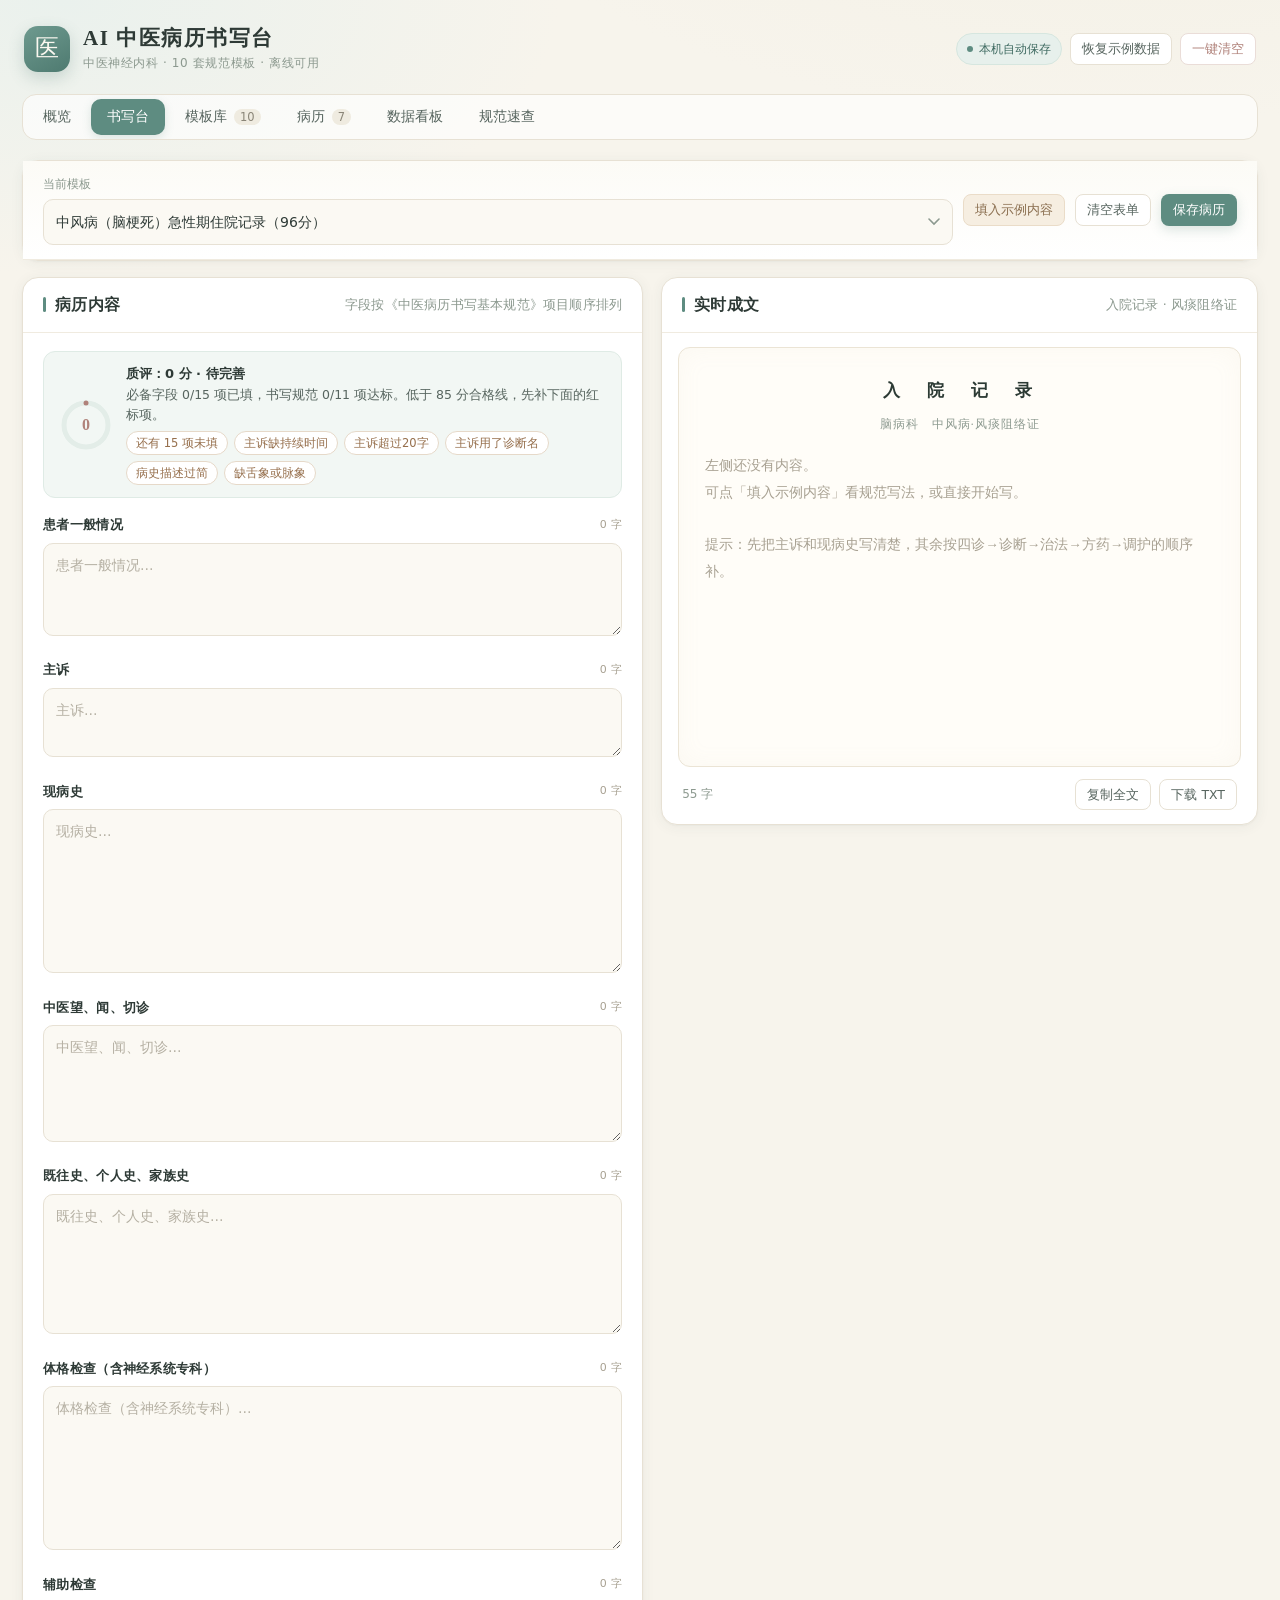
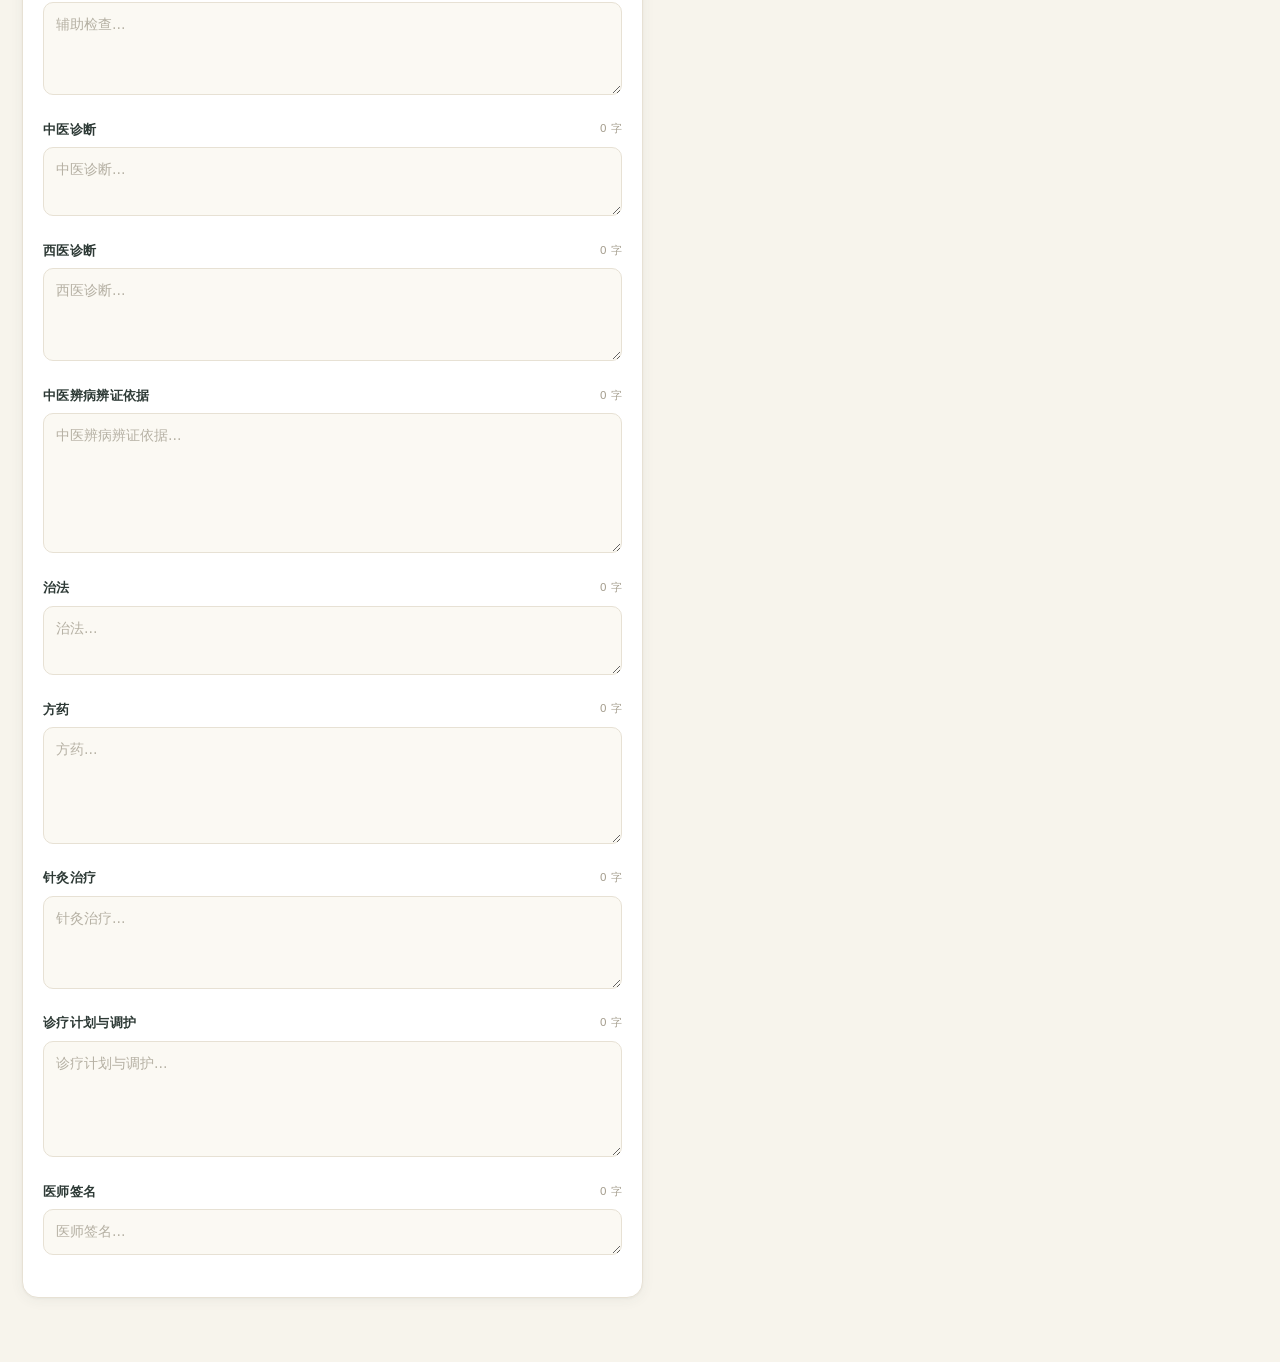
<file: .uploads/b0274bb1-b764-4ab2-8d14-89e57aa71648_中医病历书写台 (1).html>
<!DOCTYPE html>
<html lang="zh-CN">
<head>
<meta charset="utf-8">
<meta name="viewport" content="width=device-width, initial-scale=1, viewport-fit=cover">
<meta name="theme-color" content="#F7F4EC">
<title>AI 中医病历书写台 · 中医神经内科离线工作台</title>
<style>
:root{
  --bg:#F7F4EC; --bg2:#FBF9F3; --card:#FFFFFF;
  --ink:#2E3A36; --ink2:#57655F; --ink3:#8C998F;
  --green:#5E8C81; --green-d:#46706A; --green-d2:#3F6A61; --green-l:#E7F0EC; --green-l2:#F2F7F4;
  --sand:#EADCC8; --sand-d:#C8AE8C; --sand-l:#F6EEE1;
  --line:#E7E1D4; --line2:#F0EBE0;
  --danger:#B0827A; --danger-l:#F7EDEA;
  --shadow:0 2px 14px rgba(58,74,66,.06), 0 1px 2px rgba(58,74,66,.04);
  --shadow-lg:0 12px 40px rgba(58,74,66,.12);
  --r:16px; --r-sm:10px;
}
*{box-sizing:border-box;-webkit-tap-highlight-color:transparent}
html,body{margin:0;padding:0}
body{
  background:
    radial-gradient(1200px 600px at 88% -8%, #F2EFE3 0%, rgba(242,239,227,0) 60%),
    radial-gradient(900px 500px at 5% 0%, #EAF1ED 0%, rgba(234,241,237,0) 55%),
    var(--bg);
  color:var(--ink);
  font-family:"PingFang SC","Hiragino Sans GB","Microsoft YaHei",system-ui,-apple-system,"Segoe UI",sans-serif;
  font-size:15px; line-height:1.72;
  -webkit-font-smoothing:antialiased;
}
h1,h2,h3,h4{margin:0;font-weight:600;line-height:1.35}
button,input,select,textarea{font-family:inherit;font-size:inherit;color:inherit}
button{cursor:pointer;border:none;background:none}
::selection{background:#D8E7E0}
.app{max-width:1280px;margin:0 auto;padding:0 22px 64px}

/* ---------- 顶栏 ---------- */
.topbar{display:flex;align-items:center;justify-content:space-between;gap:16px;padding:24px 2px 18px;flex-wrap:wrap}
.brand{display:flex;align-items:center;gap:13px;min-width:0}
.logo{
  width:46px;height:46px;border-radius:14px;flex:0 0 auto;
  background:linear-gradient(150deg,#6E9A8F,#4E7A70);
  color:#FBF8F0;font-family:"Songti SC","STSong",Georgia,serif;font-size:24px;
  display:flex;align-items:center;justify-content:center;
  box-shadow:0 6px 16px rgba(78,122,112,.24);letter-spacing:0
}
.brand h1{font-family:"Songti SC","STSong",Georgia,serif;font-size:21px;letter-spacing:1.5px;font-weight:600}
.brand p{margin:1px 0 0;font-size:12px;color:var(--ink3);letter-spacing:.6px}
.top-actions{display:flex;align-items:center;gap:8px;flex-wrap:wrap}
.save-badge{font-size:12px;color:var(--green-d2);background:var(--green-l);border:1px solid #D6E6DF;padding:5px 10px;border-radius:999px;display:inline-flex;align-items:center;gap:6px}
.save-badge i{width:6px;height:6px;border-radius:50%;background:var(--green);display:inline-block}
.save-badge.off{color:#9A6B4F;background:#F8EDE3;border-color:#EAD7C4}
.save-badge.off i{background:#C08A63}

/* ---------- 按钮 ---------- */
.btn{
  display:inline-flex;align-items:center;justify-content:center;gap:6px;
  padding:9px 15px;border-radius:10px;font-size:13.5px;font-weight:500;
  border:1px solid transparent;transition:.18s ease;white-space:nowrap;line-height:1.4
}
.btn:active{transform:translateY(1px)}
.btn-primary{background:var(--green);color:#fff;box-shadow:0 4px 12px rgba(94,140,129,.22)}
.btn-primary:hover{background:var(--green-d2)}
.btn-ghost{background:#fff;border-color:var(--line);color:var(--ink2)}
.btn-ghost:hover{border-color:#CFDED7;color:var(--green-d2);background:var(--green-l2)}
.btn-sand{background:var(--sand-l);border-color:#EADCC8;color:#8A6E4F}
.btn-sand:hover{background:#F2E6D5}
.btn-danger-ghost{background:#fff;border-color:#EADDD8;color:var(--danger)}
.btn-danger-ghost:hover{background:var(--danger-l)}
.btn-sm{padding:6px 11px;font-size:12.5px;border-radius:8px}
.btn-block{width:100%}
.btn[disabled]{opacity:.5;cursor:not-allowed}

/* ---------- 标签页 ---------- */
.tabs{display:flex;gap:4px;overflow-x:auto;padding:4px;margin:2px 0 20px;
  background:rgba(255,255,255,.66);border:1px solid var(--line);border-radius:14px;
  scrollbar-width:none;-webkit-overflow-scrolling:touch}
.tabs::-webkit-scrollbar{display:none}
.tab{
  flex:0 0 auto;padding:9px 16px;border-radius:10px;color:var(--ink2);font-size:14px;
  transition:.16s;white-space:nowrap;display:flex;align-items:center;gap:7px
}
.tab em{font-style:normal;font-size:11.5px;background:#EFEBE0;color:#8A8577;border-radius:20px;padding:1px 6px}
.tab:hover{background:#F3F1E7;color:var(--ink)}
.tab.on{background:var(--green);color:#fff;box-shadow:0 3px 10px rgba(94,140,129,.2)}
.tab.on em{background:rgba(255,255,255,.24);color:#fff}

/* ---------- 卡片 ---------- */
.card{background:var(--card);border:1px solid var(--line);border-radius:var(--r);box-shadow:var(--shadow)}
.card-hd{display:flex;align-items:center;justify-content:space-between;gap:12px;padding:16px 20px;border-bottom:1px solid var(--line2);flex-wrap:wrap}
.card-hd h3{font-size:15.5px;letter-spacing:.3px;display:flex;align-items:center;gap:9px}
.card-hd h3::before{content:"";width:3px;height:15px;border-radius:2px;background:var(--green);display:inline-block}
.card-hd.flex-1 h3{flex:1}
.card-bd{padding:18px 20px}
.card-bd.tight{padding:14px 16px}
.sub{font-size:12.5px;color:var(--ink3);font-weight:400;letter-spacing:.2px}

/* ---------- KPI ---------- */
.kpis{display:grid;grid-template-columns:repeat(4,1fr);gap:14px;margin-bottom:20px}
.kpi{background:#fff;border:1px solid var(--line);border-radius:var(--r);padding:16px 18px;box-shadow:var(--shadow);position:relative;overflow:hidden}
.kpi::after{content:"";position:absolute;right:-24px;top:-24px;width:78px;height:78px;border-radius:50%;background:var(--green-l2)}
.kpi>*{position:relative;z-index:1}
.kpi span{display:block;font-size:12.5px;color:var(--ink3);letter-spacing:.4px}
.kpi b{font-family:"Songti SC","STSong",Georgia,serif;font-size:30px;font-weight:600;line-height:1.25;letter-spacing:.5px}
.kpi b i{font-style:normal;font-size:13px;color:var(--ink3);margin-left:2px;font-family:inherit}
.kpi small{display:block;font-size:11.5px;color:var(--ink3)}

/* ---------- 表单 ---------- */
.grid-work{display:grid;grid-template-columns:minmax(0,1.02fr) minmax(0,.98fr);gap:18px;align-items:start}
.field{margin-bottom:15px}
.field label{display:flex;align-items:center;justify-content:space-between;gap:8px;font-size:13px;color:var(--ink2);margin-bottom:6px;letter-spacing:.3px}
.field label b{font-weight:600;color:var(--ink)}
.field label i{font-style:normal;font-size:11px;color:#A8A192}
textarea,input[type=text],input[type=search],select{
  width:100%;background:var(--bg2);border:1px solid var(--line);border-radius:var(--r-sm);
  padding:10px 12px;font-size:13.5px;line-height:1.75;color:var(--ink);
  transition:.16s;resize:vertical;outline:none
}
textarea:focus,input:focus,select:focus{background:#fff;border-color:#A9C6BC;box-shadow:0 0 0 3px rgba(94,140,129,.1)}
textarea::placeholder,input::placeholder{color:#B5B0A3}
select{appearance:none;background-image:url("data:image/svg+xml;charset=utf8,%3Csvg xmlns='http://www.w3.org/2000/svg' width='12' height='8'%3E%3Cpath d='M1 1l5 5 5-5' fill='none' stroke='%238C998F' stroke-width='1.6' stroke-linecap='round'/%3E%3C/svg%3E");
  background-repeat:no-repeat;background-position:right 12px center;padding-right:32px;cursor:pointer}
.row2{display:grid;grid-template-columns:1fr 1fr;gap:12px}
.hint{font-size:11.5px;color:var(--ink3);margin-top:5px;line-height:1.6}
.hint.warn{color:#A9825F}

/* ---------- 书写台 ---------- */
.work-bar{display:flex;align-items:center;gap:10px;flex-wrap:wrap;padding:14px 20px;border-bottom:1px solid var(--line2);background:linear-gradient(180deg,#FCFBF6,#fff)}
.work-bar .grow{flex:1;min-width:200px}
.work-bar select{font-size:14px;font-weight:500}
.quality{display:flex;align-items:center;gap:12px;padding:12px 14px;background:var(--green-l2);border:1px solid #DFEBE5;border-radius:12px;margin-bottom:16px}
.q-ring{width:56px;height:56px;flex:0 0 auto;position:relative}
.q-ring svg{transform:rotate(-90deg)}
.q-ring b{position:absolute;inset:0;display:flex;align-items:center;justify-content:center;font-size:16px;font-family:"Songti SC",serif}
.q-txt{flex:1;min-width:0;font-size:12.5px;color:var(--ink2);line-height:1.6}
.q-txt strong{color:var(--ink);font-size:13px}
.q-issues{display:flex;flex-wrap:wrap;gap:6px;margin-top:6px}
.q-issue{font-size:11.5px;background:#fff;border:1px solid #E6D9C9;color:#966F4C;border-radius:20px;padding:2px 9px}
.q-issue.ok{background:#fff;border-color:#CFE0D8;color:var(--green-d2)}

/* 预览 */
.preview-wrap{position:sticky;top:14px}
.paper{
  background:#FFFDF8;border:1px solid #EBE4D5;border-radius:12px;
  padding:26px 26px 30px;min-height:420px;max-height:min(72vh,760px);overflow:auto;
  box-shadow:inset 0 0 24px rgba(203,188,158,.07);
  font-family:"Songti SC","STSong",Georgia,"Noto Serif CJK SC",serif;
  font-size:13.5px;line-height:1.95;color:#333B36;
  white-space:pre-wrap;word-break:break-word
}
.paper .pv-title{text-align:center;font-size:17px;letter-spacing:5px;font-weight:600;margin:0 0 6px;color:#2C3A34}
.paper .pv-sub{text-align:center;font-size:11.5px;color:#8C998F;letter-spacing:1px;margin-bottom:18px;font-family:inherit}
.paper .pv-empty{color:#A8A192;font-family:inherit}
.paper-line{margin:0 0 8px}
.paper-line .k{color:#5E8C81;font-weight:600}
.preview-ft{display:flex;align-items:center;justify-content:space-between;gap:10px;padding:12px 4px 0;flex-wrap:wrap}
.meta{font-size:12px;color:var(--ink3)}

/* ---------- chips / 筛选 ---------- */
.filters{display:flex;gap:9px;flex-wrap:wrap;align-items:center;margin-bottom:16px}
.chip{
  padding:6px 13px;border-radius:999px;border:1px solid var(--line);background:#fff;
  font-size:12.5px;color:var(--ink2);transition:.16s;white-space:nowrap
}
.chip:hover{border-color:#CFDED7;color:var(--green-d2)}
.chip.on{background:var(--green);border-color:var(--green);color:#fff;box-shadow:0 2px 8px rgba(94,140,129,.18)}
.chip.on em{color:#fff;opacity:.8}
.chip em{font-style:normal;font-size:11px;color:#A8A192;margin-left:4px}
.search-box{position:relative;flex:1;min-width:180px}
.search-box input{padding-left:34px;background:#fff}
.search-box::before{content:"⌕";position:absolute;left:12px;top:50%;transform:translateY(-52%);color:#A8A192;font-size:16px}
.sel-mini{width:auto;min-width:120px;background:#fff}

/* ---------- 模板卡片 ---------- */
.tpl-grid{display:grid;grid-template-columns:repeat(auto-fill,minmax(300px,1fr));gap:14px}
.tpl-card{background:#fff;border:1px solid var(--line);border-radius:var(--r);padding:17px 18px 15px;box-shadow:var(--shadow);transition:.18s;display:flex;flex-direction:column;gap:9px;position:relative;overflow:hidden}
.tpl-card:hover{transform:translateY(-2px);box-shadow:0 10px 26px rgba(58,74,66,.1);border-color:#D8E4DC}
.tpl-top{display:flex;align-items:flex-start;justify-content:space-between;gap:10px}
.tpl-top h4{font-size:15px;line-height:1.5;letter-spacing:.2px}
.tpl-score{flex:0 0 auto;font-family:"Songti SC",serif;font-size:17px;color:var(--green-d2);font-weight:600}
.tpl-score span{font-size:11px;color:var(--ink3);font-family:inherit;font-weight:400}
.tpl-meta{display:flex;flex-wrap:wrap;gap:6px}
.tag{font-size:11px;padding:2px 8px;border-radius:6px;background:#F4F1E7;color:#7E8578;border:1px solid #EBE6D8}
.tag.g{background:var(--green-l);color:var(--green-d2);border-color:#D8E6DF}
.tag.s{background:var(--sand-l);color:#96794F;border-color:#EDE0CC}
.tpl-src{font-size:11px;color:#A8A192;line-height:1.6;border-top:1px dashed #EDE7D9;padding-top:8px;margin-top:auto}
.tpl-acts{display:flex;gap:8px;margin-top:2px}
.tpl-acts .btn{flex:1}

/* ---------- 病历列表 ---------- */
.rec-list{display:flex;flex-direction:column;gap:10px}
.rec{background:#fff;border:1px solid var(--line);border-radius:13px;padding:14px 16px;display:flex;gap:14px;align-items:center;box-shadow:0 1px 6px rgba(58,74,66,.04);transition:.16s}
.rec:hover{border-color:#D8E4DC;box-shadow:0 6px 18px rgba(58,74,66,.07)}
.rec-main{flex:1;min-width:0}
.rec-main h4{font-size:14px;margin-bottom:3px;overflow:hidden;text-overflow:ellipsis;white-space:nowrap}
.rec-sub{font-size:12px;color:var(--ink3);display:flex;flex-wrap:wrap;gap:10px}
.rec-side{display:flex;align-items:center;gap:8px;flex-shrink:0}
.badge{font-size:11.5px;padding:3px 9px;border-radius:20px;border:1px solid transparent;white-space:nowrap}
.st-draft{background:#F5F2E8;color:#8B8267;border-color:#EAE3D1}
.st-review{background:#FBF0E2;color:#A5764B;border-color:#F0DEC8}
.st-arch{background:var(--green-l);color:var(--green-d2);border-color:#D5E5DD}
.score-pill{font-family:"Songti SC",serif;font-size:15px;color:var(--green-d2);min-width:32px;text-align:right}

/* ---------- 空态 ---------- */
.empty{text-align:center;padding:44px 20px;color:var(--ink3)}
.empty .ico{width:56px;height:56px;border-radius:50%;background:var(--green-l2);border:1px dashed #CDDED6;display:flex;align-items:center;justify-content:center;margin:0 auto 12px;font-size:22px;color:#A9C0B7}
.empty h4{font-size:14.5px;color:var(--ink2);margin-bottom:5px}
.empty p{font-size:12.5px;margin:0 0 14px}

/* ---------- 图表 ---------- */
.chart-grid{display:grid;grid-template-columns:1fr 1fr;gap:16px}
.chart-card{background:#fff;border:1px solid var(--line);border-radius:var(--r);box-shadow:var(--shadow);overflow:hidden}
.chart-hd{padding:15px 18px 4px}
.chart-hd h4{font-size:14.5px;display:flex;align-items:center;gap:8px}
.chart-hd h4::before{content:"";width:3px;height:13px;background:var(--sand-d);border-radius:2px}
.chart-hd p{margin:3px 0 0;font-size:11.5px;color:var(--ink3)}
.chart-bd{padding:6px 12px 14px;overflow:hidden}
.chart-bd svg{display:block;width:100%;height:auto}
.legend{display:flex;gap:14px;flex-wrap:wrap;font-size:11.5px;color:var(--ink2);padding:0 18px 10px}
.legend i{width:10px;height:10px;border-radius:3px;display:inline-block;margin-right:5px;vertical-align:-1px}

/* ---------- 规范速查 ---------- */
.guide-grid{display:grid;grid-template-columns:1fr 1fr;gap:16px}
.rule-list{counter-reset:r;list-style:none;padding:0;margin:0}
.rule-list li{counter-increment:r;position:relative;padding:9px 0 9px 34px;border-bottom:1px dashed #EFEADE;font-size:13px;color:var(--ink2);line-height:1.7}
.rule-list li:last-child{border-bottom:none}
.rule-list li::before{content:counter(r);position:absolute;left:0;top:10px;width:22px;height:22px;border-radius:50%;background:var(--green-l2);color:var(--green-d2);font-size:11.5px;display:flex;align-items:center;justify-content:center;border:1px solid #DCE9E3}
.rule-list li b{color:var(--ink);font-weight:600}
.mini-list{list-style:none;padding:0;margin:0;font-size:12.5px;color:var(--ink2)}
.mini-list li{padding:6px 0;border-bottom:1px dashed #F0EBE0;display:flex;gap:8px}
.mini-list li:last-child{border-bottom:none}
.mini-list li span{color:var(--green-d2);font-weight:600;flex:0 0 auto}

/* ---------- 模态框 ---------- */
.mask{position:fixed;inset:0;background:rgba(46,58,54,.34);backdrop-filter:blur(3px);z-index:60;display:none;align-items:center;justify-content:center;padding:20px}
.mask.on{display:flex}
.modal{background:#fff;border-radius:18px;max-width:760px;width:100%;max-height:86vh;display:flex;flex-direction:column;box-shadow:var(--shadow-lg);overflow:hidden;animation:pop .18s ease}
@keyframes pop{from{opacity:0;transform:translateY(8px) scale(.99)}to{opacity:1;transform:none}}
.modal-hd{display:flex;align-items:center;justify-content:space-between;gap:12px;padding:16px 20px;border-bottom:1px solid var(--line2)}
.modal-hd h3{font-size:15px}
.modal-bd{padding:18px 20px;overflow:auto}
.modal-ft{padding:14px 20px;border-top:1px solid var(--line2);display:flex;justify-content:flex-end;gap:10px;background:#FCFBF6;flex-wrap:wrap}
.modal-bd .paper{max-height:none;min-height:0;border:none;box-shadow:none;background:#fff;padding:0}

/* ---------- toast ---------- */
#toast{position:fixed;left:50%;bottom:30px;transform:translate(-50%,20px);z-index:90;display:flex;flex-direction:column;gap:8px;align-items:center;pointer-events:none;opacity:0;transition:.24s}
#toast.on{opacity:1;transform:translate(-50%,0)}
.toast-item{background:rgba(46,58,54,.93);color:#F7F4EC;padding:9px 18px;border-radius:999px;font-size:13px;box-shadow:0 8px 24px rgba(0,0,0,.16);display:flex;align-items:center;gap:8px;max-width:80vw}
.toast-item.ok{background:rgba(70,112,103,.95)}
.toast-item.warn{background:rgba(168,122,86,.95)}

/* ---------- 概览 ---------- */
.overview{display:grid;grid-template-columns:1.35fr .65fr;gap:16px}
.quick{display:grid;grid-template-columns:1fr 1fr;gap:10px}
.q-card{border:1px solid var(--line);border-radius:12px;padding:13px 14px;background:linear-gradient(160deg,#FCFDFB,#F7F9F6);text-align:left;transition:.16s}
.q-card:hover{border-color:#CDDFD7;background:#fff;box-shadow:0 6px 16px rgba(58,74,66,.07)}
.q-card b{display:block;font-size:13.5px;margin-bottom:2px}
.q-card span{font-size:11.5px;color:var(--ink3)}


/* ---------- 资料清单 ---------- */
.docs{display:grid;grid-template-columns:1fr 1fr;gap:0 20px}
.doc{display:flex;gap:7px;font-size:12.5px;color:var(--ink2);padding:8px 0;border-bottom:1px dashed #F0EBE0;line-height:1.6;align-items:baseline}
.doc b{font-weight:600;color:var(--ink);flex:0 0 auto}
.doc span{color:var(--ink3);font-size:11.5px}
.doc .dot{color:var(--sand-d);flex:0 0 auto;font-size:10px}
@media (max-width:760px){.docs{grid-template-columns:1fr}}

/* ---------- 响应式 ---------- */
@media (max-width:1080px){
  .grid-work{grid-template-columns:1fr}
  .preview-wrap{position:static}
  .overview{grid-template-columns:1fr}
  .chart-grid,.guide-grid{grid-template-columns:1fr}
}
@media (max-width:760px){
  .app{padding:0 14px 48px}
  .topbar{padding:16px 0 12px}
  .brand h1{font-size:18px;letter-spacing:1px}
  .brand p{font-size:11px}
  .logo{width:40px;height:40px;font-size:21px;border-radius:12px}
  .kpis{grid-template-columns:1fr 1fr;gap:10px}
  .kpi{padding:13px 14px}
  .kpi b{font-size:24px}
  .tabs{margin-bottom:14px;border-radius:12px}
  .tab{padding:8px 13px;font-size:13px}
  .card-bd{padding:15px 14px}
  .card-hd{padding:14px 14px}
  .paper{padding:18px 15px 22px;font-size:13px;max-height:none;line-height:1.9}
  .tpl-grid{grid-template-columns:1fr}
  .rec{flex-wrap:wrap;gap:10px}
  .rec-side{width:100%;justify-content:flex-end;border-top:1px dashed #F0EBE0;padding-top:8px}
  .rec-main h4{white-space:normal}
  .work-bar{padding:12px 14px}
  .work-bar .btn{flex:1}
  .quick{grid-template-columns:1fr}
  textarea,input[type=text],input[type=search],select{font-size:16px}
  .modal-bd{padding:14px}
  .row2{grid-template-columns:1fr}
  #toast{bottom:18px}
}
@media (max-width:380px){
  .kpis{grid-template-columns:1fr}
}
</style>
</head>
<body>
<div class="app">
  <header class="topbar">
    <div class="brand">
      <div class="logo">医</div>
      <div>
        <h1>AI 中医病历书写台</h1>
        <p>中医神经内科 · 10 套规范模板 · 离线可用</p>
      </div>
    </div>
    <div class="top-actions">
      <span class="save-badge" id="saveBadge"><i></i><span id="saveTxt">本机自动保存</span></span>
      <button class="btn btn-ghost btn-sm" id="btnRestore">恢复示例数据</button>
      <button class="btn btn-danger-ghost btn-sm" id="btnClearAll">一键清空</button>
    </div>
  </header>

  <nav class="tabs" id="tabs">
    <button class="tab on" data-view="overview">概览</button>
    <button class="tab" data-view="work">书写台</button>
    <button class="tab" data-view="tpl">模板库<em id="tabTplCount">10</em></button>
    <button class="tab" data-view="rec">病历<em id="tabRecCount">0</em></button>
    <button class="tab" data-view="chart">数据看板</button>
    <button class="tab" data-view="guide">规范速查</button>
  </nav>

  <main>
    <!-- ============ 概览 ============ -->
    <section class="view" id="view-overview">
      <div class="kpis">
        <div class="kpi"><span>规范模板</span><b id="kpiTpl">10<i>套</i></b><small>覆盖 6 个神经内科病种</small></div>
        <div class="kpi"><span>已存病历</span><b id="kpiRec">0<i>份</i></b><small id="kpiRecSub">尚未保存病历</small></div>
        <div class="kpi"><span>平均质评</span><b id="kpiScore">—<i>分</i></b><small>按规范条文自动评分</small></div>
        <div class="kpi"><span>待审病历</span><b id="kpiReview">0<i>份</i></b><small id="kpiReviewSub">无待审任务</small></div>
      </div>

      <div class="overview">
        <div class="card">
          <div class="card-hd"><h3>最近书写</h3><span class="sub" id="recentSub">最近保存的 5 份</span></div>
          <div class="card-bd" id="recentList"></div>
        </div>
        <div class="card">
          <div class="card-hd"><h3>快捷入口</h3></div>
          <div class="card-bd">
            <div class="quick">
              <button class="q-card" data-go="work"><b>开始写病历</b><span>选模板 → 填四诊 → 出成文</span></button>
              <button class="q-card" data-go="tpl"><b>翻模板库</b><span>10 套模板，按病种筛选</span></button>
              <button class="q-card" data-go="rec"><b>管我的病历</b><span>检索、改状态、导出</span></button>
              <button class="q-card" data-go="chart"><b>看数据看板</b><span>4 张图表看清薄弱环节</span></button>
            </div>
            <div style="margin-top:14px;padding:12px 14px;background:var(--sand-l);border:1px solid #EDE0CC;border-radius:12px;font-size:12.5px;color:#8A6E4F;line-height:1.75">
              <b style="color:#7A5F42">一句话用法</b><br>
              先挑一个最接近的病种模板，把姓名、主诉、现病史、舌脉、方药改掉，右侧实时成文；质评低于 80 分会提示缺项，改完再保存。
            </div>
          </div>
        </div>
      </div>
    </section>

    <!-- ============ 书写台 ============ -->
    <section class="view" id="view-work" hidden>
      <div class="card" style="margin-bottom:16px">
        <div class="work-bar">
          <div class="grow">
            <label style="font-size:11.5px;color:var(--ink3);display:block;margin-bottom:4px">当前模板</label>
            <select id="tplSelect"></select>
          </div>
          <button class="btn btn-sand btn-sm" id="btnFillDemo">填入示例内容</button>
          <button class="btn btn-ghost btn-sm" id="btnResetForm">清空表单</button>
          <button class="btn btn-primary btn-sm" id="btnSaveRec">保存病历</button>
        </div>
      </div>

      <div class="grid-work">
        <div class="card">
          <div class="card-hd">
            <h3>病历内容</h3>
            <span class="sub">字段按《中医病历书写基本规范》项目顺序排列</span>
          </div>
          <div class="card-bd">
            <div class="quality" id="qualityBox">
              <div class="q-ring" id="qRing"></div>
              <div class="q-txt">
                <strong id="qTitle">质评：—</strong>
                <div id="qDesc">选择模板后自动评分</div>
                <div class="q-issues" id="qIssues"></div>
              </div>
            </div>
            <div id="formArea"></div>
          </div>
        </div>

        <div class="preview-wrap">
          <div class="card">
            <div class="card-hd">
              <h3>实时成文</h3>
              <span class="sub" id="pvMeta">—</span>
            </div>
            <div class="card-bd tight">
              <div class="paper" id="paper"></div>
              <div class="preview-ft">
                <span class="meta" id="pvCount">0 字</span>
                <div style="display:flex;gap:8px">
                  <button class="btn btn-ghost btn-sm" id="btnCopy">复制全文</button>
                  <button class="btn btn-ghost btn-sm" id="btnDownload">下载 TXT</button>
                </div>
              </div>
            </div>
          </div>
        </div>
      </div>
    </section>

    <!-- ============ 模板库 ============ -->
    <section class="view" id="view-tpl" hidden>
      <div class="card" style="margin-bottom:16px">
        <div class="card-bd" style="padding-bottom:6px">
          <div class="filters" id="tplDiseaseChips"></div>
          <div class="filters" style="margin-bottom:8px">
            <div class="search-box"><input type="search" id="tplSearch" placeholder="搜病种、证型、方名、标签…"></div>
            <select class="sel-mini" id="tplTypeSel" style="width:auto"></select>
            <select class="sel-mini" id="tplSortSel" style="width:auto">
              <option value="score">评分从高到低</option>
              <option value="scoreAsc">评分从低到高</option>
              <option value="name">按病种排序</option>
            </select>
          </div>
        </div>
      </div>
      <div id="tplGrid" class="tpl-grid"></div>
      <div id="tplEmpty"></div>
    </section>

    <!-- ============ 病历 ============ -->
    <section class="view" id="view-rec" hidden>
      <div class="card" style="margin-bottom:16px">
        <div class="card-bd" style="padding-bottom:8px">
          <div class="filters" id="recStatusChips"></div>
          <div class="filters" style="margin-bottom:0">
            <div class="search-box"><input type="search" id="recSearch" placeholder="搜标题、患者、病种…"></div>
            <select class="sel-mini" id="recSortSel" style="width:auto">
              <option value="dateDesc">最近保存在前</option>
              <option value="dateAsc">最早保存在前</option>
              <option value="scoreDesc">质评从高到低</option>
            </select>
          </div>
        </div>
      </div>
      <div id="recList" class="rec-list"></div>
      <div id="recEmpty"></div>
    </section>

    <!-- ============ 数据看板 ============ -->
    <section class="view" id="view-chart" hidden>
      <div class="chart-grid">
        <div class="chart-card">
          <div class="chart-hd"><h4>模板评分榜</h4><p>10 套模板的规范度综合评分，虚线为平均值</p></div>
          <div class="chart-bd" id="chartRank"></div>
        </div>
        <div class="chart-card">
          <div class="chart-hd"><h4>配比对比</h4><p>各病种「模板数」与「已存病历数」对照</p></div>
          <div class="legend">
            <span><i style="background:#7FA79C"></i>模板数</span>
            <span><i style="background:#D9C3A4"></i>已存病历</span>
          </div>
          <div class="chart-bd" id="chartMix"></div>
        </div>
        <div class="chart-card">
          <div class="chart-hd"><h4>状态漏斗</h4><p>从已建病历到完成归档的流转情况</p></div>
          <div class="chart-bd" id="chartFunnel"></div>
        </div>
        <div class="chart-card">
          <div class="chart-hd"><h4>阅读效果</h4><p>病历质评随保存日期的变化，含 85 分合格参考线</p></div>
          <div class="chart-bd" id="chartTrend"></div>
        </div>
      </div>
      <p class="meta" style="text-align:center;margin-top:14px">评分依据：字段完整度 60 分（规范必备项）＋ 书写规范 40 分（主诉字数、舌脉、方药剂数、诊断证型等）</p>
    </section>

    <!-- ============ 规范速查 ============ -->
    <section class="view" id="view-guide" hidden>
      <div class="guide-grid">
        <div class="card">
          <div class="card-hd"><h3>入院记录项目顺序</h3><span class="sub">《中医病历书写基本规范》第十九条</span></div>
          <div class="card-bd">
            <ol class="rule-list">
              <li><b>患者一般情况</b>：姓名、性别、年龄、民族、婚姻、出生地、职业、入院时间、记录时间、发病节气、病史陈述者</li>
              <li><b>主诉</b>：主要症状（体征）＋持续时间</li>
              <li><b>现病史</b>：发病情况、症状特点及变化、伴随症状、诊疗经过、一般情况</li>
              <li><b>既往史</b>：健康与疾病史、传染病史、手术外伤输血史、过敏史</li>
              <li><b>个人史、婚育史、家族史</b></li>
              <li><b>中医望、闻、切诊</b>：神色、形态、语声、气息、舌象、脉象</li>
              <li><b>体格检查</b>及专科情况</li>
              <li><b>辅助检查</b>：按时间顺序，外院检查注明机构与检查号</li>
              <li><b>初步诊断</b>：中医病名＋证候诊断、西医诊断，主次分明</li>
              <li><b>医师签名</b></li>
            </ol>
          </div>
        </div>
        <div class="card">
          <div class="card-hd"><h3>书写时限</h3><span class="sub">超时是病历质控最常见的扣分项</span></div>
          <div class="card-bd">
            <ul class="mini-list">
              <li><span>入院记录</span>入院后 24 小时内完成</li>
              <li><span>首次病程</span>入院后 8 小时内完成（病例特点＋拟诊讨论＋诊疗计划）</li>
              <li><span>主治首查</span>入院 48 小时内完成，须含理法方药分析</li>
              <li><span>日常病程</span>病危随时记、每日至少 1 次；病重至少 2 天 1 次；病情稳定至少 3 天 1 次</li>
              <li><span>出院记录</span>出院后 24 小时内完成，含出院医嘱与中医调护</li>
            </ul>
            <div style="margin-top:14px;padding:12px 14px;background:var(--green-l2);border:1px solid #DCE9E3;border-radius:12px;font-size:12.5px;color:var(--green-d2);line-height:1.75">
              日常病程记录要反映<b>四诊变化</b>与<b>治法、方药调整依据</b>——这是中医病历区别于西医病历的关键，也是质评最常扣分处。
            </div>
          </div>
        </div>
        <div class="card">
          <div class="card-hd"><h3>神经内科问诊要点</h3><span class="sub">来自神经内科病历书写培训材料</span></div>
          <div class="card-bd">
            <ul class="mini-list">
              <li><span>主诉</span>宜少于 20 字，能导出第一诊断，不用诊断名或检查结果代替</li>
              <li><span>现病史六要素</span>起病情况（时间、地点、诱因）、主要症状特点、伴随症状、院外诊疗经过、有鉴别意义的阴性症状、一般情况</li>
              <li><span>用词要抠</span>“头晕”要分清是旋转感的眩晕还是头昏；“昏迷”要分清意识丧失还是嗜睡无力</li>
              <li><span>定位线索</span>一侧肢体发作性抽搐提示对侧中央前回；持续麻木无力提示该侧颈胸神经根</li>
              <li><span>定性线索</span>突然起病多为血管病；急性或亚急性多为炎症；缓慢进展多为肿瘤或变性病</li>
            </ul>
          </div>
        </div>
        <div class="card">
          <div class="card-hd"><h3>常见证型与方药速查</h3><span class="sub">本工作台模板所用，出自知识库诊疗方案</span></div>
          <div class="card-bd">
            <ul class="mini-list">
              <li><span>中风·风痰阻络</span>半夏白术天麻汤加减</li>
              <li><span>中风·肝阳暴亢</span>天麻钩藤饮加减</li>
              <li><span>中风·气虚血瘀</span>补阳还五汤加减</li>
              <li><span>眩晕·痰浊中阻</span>半夏白术天麻汤合泽泻汤</li>
              <li><span>眩晕·肝阳上亢</span>天麻钩藤饮加减</li>
              <li><span>头痛·瘀血头痛</span>通窍活血汤加减</li>
              <li><span>口僻·风寒袭络</span>祛风通络，针灸取攒竹、阳白、四白、颊车、地仓、合谷</li>
              <li><span>不寐·肝火扰心</span>龙胆泻肝汤加减</li>
              <li><span>颤证·风阳内动</span>天麻钩藤饮合镇肝息风汤</li>
            </ul>
          </div>
        </div>
      </div>
        <div class="card" style="margin-top:16px">
          <div class="card-hd"><h3>本工作台抓取的资料清单</h3><span class="sub">全部来自本机知识库，模板字段与方药均可溯源</span></div>
          <div class="card-bd">
            <div class="docs">
              <div class="doc"><i class="dot">●</i><b>中医病历书写基本规范（第1版）</b><span>项目顺序、时限、四诊要求</span></div>
              <div class="doc"><i class="dot">●</i><b>中医病历书写基本规范（最新）</b><span>门急诊与住院病历格式、签名修改规则</span></div>
              <div class="doc"><i class="dot">●</i><b>中医病历书写手册</b><span>门诊、急诊、入院、首程、出院示例原文</span></div>
              <div class="doc"><i class="dot">●</i><b>中医病历及处方书写规范手册</b><span>处方书写与病历对应要求</span></div>
              <div class="doc"><i class="dot">●</i><b>中医病历书写规范与质量评价标准（修订版）</b><span>质评扣分点，评分规则参考</span></div>
              <div class="doc"><i class="dot">●</i><b>住院病历的书写 / 书写规范及范例 / 格式及要求全</b><span>一般项目、既往史、查体顺序</span></div>
              <div class="doc"><i class="dot">●</i><b>病历模板2-病程记录</b><span>日常病程、查房记录写法</span></div>
              <div class="doc"><i class="dot">●</i><b>各科病历书写范文（完整版）</b><span>神经科病历范例</span></div>
              <div class="doc"><i class="dot">●</i><b>神经内科病历书写（培训课件）</b><span>主诉≤20字、现病史六要素、定性定位</span></div>
              <div class="doc"><i class="dot">●</i><b>中医门诊病历书写模板</b><span>四诊、辨证分析、治法、方药、医嘱字段</span></div>
              <div class="doc"><i class="dot">●</i><b>针灸治疗病例模板</b><span>中风、眩晕、头痛、面瘫、痿病证型与处方</span></div>
              <div class="doc"><i class="dot">●</i><b>中医优势病种诊疗方案临床路径（2018版）</b><span>耳眩晕路径、住院日、检查安排</span></div>
              <div class="doc"><i class="dot">●</i><b>第二批24个专业105个病种中医诊疗方案</b><span>中风病各证型方药与针灸方案</span></div>
              <div class="doc"><i class="dot">●</i><b>广西眩晕中西医诊疗专家共识</b><span>眩晕五个证型、治法与推荐方</span></div>
              <div class="doc"><i class="dot">●</i><b>中医内科学（第十版）</b><span>中风、头痛、不寐、颤证、痫病、痿病证治</span></div>
              <div class="doc"><i class="dot">●</i><b>卒中相关非运动症状多学科管理专家共识</b><span>神经内科常见合并症处理</span></div>
            </div>
            <p class="hint" style="margin-top:12px">说明：模板内容按上述规范的项目顺序组织，方药与证型取自诊疗方案与教材原文；示例中的患者姓名、检查数值均为虚构示例，实际书写时请按真实情况填写。</p>
          </div>
        </div>
      <p class="meta" style="text-align:center;margin-top:14px">资料取自本机知识库：《中医病历书写基本规范》《中医病历书写手册》《中医优势病种诊疗方案临床路径（2018版）》《广西眩晕中西医诊疗专家共识》《中医内科学（第十版）》《针灸治疗》《神经内科病历书写》</p>
    </section>
  </main>
</div>

<div class="mask" id="mask">
  <div class="modal">
    <div class="modal-hd"><h3 id="modalTitle">提示</h3><button class="btn btn-ghost btn-sm" id="modalClose">关闭</button></div>
    <div class="modal-bd" id="modalBody"></div>
    <div class="modal-ft" id="modalFoot"></div>
  </div>
</div>
<div id="toast"></div>

<script>
/* ===================== 模板数据（1-5） ===================== */
const TPL = [
  {
    id: 't1',
    name: '中风病（脑梗死）急性期住院记录',
    disease: '中风病',
    type: '入院记录',
    syn: '风痰阻络证',
    dept: '脑病科',
    score: 96,
    tags: ['中经络', '半夏白术天麻汤', 'NIHSS'],
    src: '依据《第二批24个专业105个病种中医诊疗方案》中风病（脑梗死）条；项目顺序依《中医病历书写基本规范》第十九条',
    sections: [
      { key: 'base', label: '患者一般情况', rows: 3, v: '姓名：李某某　性别：男　年龄：63岁　民族：汉　婚姻：已婚　出生地：山东青岛　职业：退休工人　入院时间：2026-10-18 09:40　记录时间：2026-10-18 14:20　发病节气：寒露　病史陈述者：患者本人及家属（可靠）' },
      { key: 'chief', label: '主诉', rows: 2, v: '右侧肢体无力伴言语不清2天。' },
      { key: 'hpi', label: '现病史', rows: 6, v: '患者2天前晨起时无明显诱因出现右侧肢体无力，持物不稳，行走拖步，伴言语含糊不清，无头痛呕吐，无意识障碍及肢体抽搐，无发热。当日于外院查头颅CT示左侧基底节区低密度影，予阿司匹林、阿托伐他汀口服后转诊我院。入院症见：右侧肢体无力，上肢不能抬举过肩，下肢可扶行数步，言语謇涩，口舌歪斜，口角流涎，头晕，纳可，夜寐安，大便偏干，小便调。' },
      { key: 'four', label: '中医望、闻、切诊', rows: 4, v: '望诊：神志清楚，精神倦怠，面色少华，形体偏胖，步入病房，右侧口角低垂。舌质暗淡，舌体胖大，边有齿痕，舌苔白腻，舌下脉络迂曲。闻诊：语声低微，言语謇涩，气息平稳，未闻及异常气味。切诊：脉弦滑。' },
      { key: 'past', label: '既往史、个人史、家族史', rows: 5, v: '既往高血压病史12年，最高170/100mmHg，长期服苯磺酸氨氯地平5mg每日1次，血压控制欠佳；2型糖尿病史6年，口服二甲双胍0.5g每日3次。否认冠心病、心房颤动病史，否认肝炎、结核等传染病史，否认手术外伤及输血史，否认食物药物过敏史。个人史：生于原籍，久居本地，吸烟30年、每日约20支，偶饮酒。婚育史：已婚，育有1子1女，配偶及子女体健。家族史：父母均有高血压病史，父因脑卒中去世。' },
      { key: 'exam', label: '体格检查（含神经系统专科）', rows: 6, v: 'T 36.5℃　P 78次/分　R 18次/分　BP 158/92mmHg。神志清楚，查体合作。双肺呼吸音清，未闻及干湿性啰音。心率78次/分，律齐，各瓣膜听诊区未闻及病理性杂音。腹平软，无压痛及反跳痛，肝脾肋下未及。专科情况：神志清，言语謇涩，高级皮层功能粗测正常。双侧瞳孔等大等圆，直径约3.0mm，对光反射灵敏，眼球各向运动充分，未见眼震。右侧鼻唇沟变浅，口角左偏，伸舌右偏。右侧肢体肌张力略低，右上肢肌力2级、右下肢肌力3级，左侧肌力5级。右侧肱二头肌反射、膝腱反射活跃，右侧巴宾斯基征阳性，右侧偏身痛觉减退。NIHSS评分8分。' },
      { key: 'aux', label: '辅助检查', rows: 3, v: '2026-10-17 外院头颅CT：左侧基底节区及放射冠区低密度影，考虑急性脑梗死。入院后头颅MRI＋DWI：左侧基底节区急性梗死灶。颈动脉超声：双侧颈动脉内中膜增厚伴斑块形成。糖化血红蛋白7.4%；LDL-C 3.6mmol/L。' },
      { key: 'tcmDx', label: '中医诊断', rows: 2, v: '中风病（中经络）——风痰阻络证' },
      { key: 'wmDx', label: '西医诊断', rows: 3, v: '1. 急性缺血性脑卒中（左侧基底节区）　2. 高血压病3级（极高危）　3. 2型糖尿病' },
      { key: 'basis', label: '中医辨病辨证依据', rows: 5, v: '患者年逾六旬，形体偏胖，平素嗜食肥甘，脾运不健，痰浊内生；肝风内动，挟痰上扰，蒙蔽清窍，流窜经络，气血运行不利，筋脉失养，故见半身不遂、言语謇涩、口舌歪斜。舌暗淡、体胖有齿痕、苔白腻、脉弦滑，皆为风痰阻络之象。病位在脑，涉及肝脾；病性属本虚标实，以风、痰、瘀为主。鉴别：患者神志清楚，无昏仆、二便失禁，故属中经络而非中脏腑；无猝然昏倒、四肢抽搐、口吐涎沫及反复发作史，可与痫病相鉴别。' },
      { key: 'treat', label: '治法', rows: 2, v: '息风化痰，活血通络。' },
      { key: 'rx', label: '方药', rows: 4, v: '法半夏10g　炒白术12g　天麻15g　茯苓15g　陈皮10g　胆南星6g　竹茹12g　石菖蒲12g　丹参20g　地龙10g　川牛膝15g　炙甘草6g。7剂，水煎服，每日1剂，分早晚温服。' },
      { key: 'acu', label: '针灸治疗', rows: 3, v: '醒脑开窍针刺法：内关（双）、水沟、三阴交（双）为主穴，辅以极泉、尺泽、委中（患侧）；风痰阻络加丰隆、合谷。内关施泻法，水沟施雀啄泻法，三阴交沿胫骨内侧缘45°斜刺、提插补法，留针30分钟，每日1次，每周5次。' },
      { key: 'advice', label: '诊疗计划与调护', rows: 4, v: '1. 脑病科护理常规，一级护理，低盐低脂糖尿病饮食。2. 良肢位摆放，床边被动关节活动，预防肩手综合征及下肢深静脉血栓。3. 监测血压、血糖，血压控制在140/90mmHg以下。4. 完善血常规、凝血功能、心电图、心脏超声等检查。5. 避风寒，畅情志，忌肥甘厚味，不适随诊。' },
      { key: 'sign', label: '医师签名', rows: 1, v: '记录医师：薛××　　上级医师：×××' }
    ]
  },
  {
    id: 't2',
    name: '中风病首次病程记录（肝阳暴亢证）',
    disease: '中风病',
    type: '首次病程记录',
    syn: '肝阳暴亢证',
    dept: '脑病科',
    score: 92,
    tags: ['8小时内完成', '天麻钩藤饮', '病例特点'],
    src: '依据《中医病历书写基本规范》第二十三条（一）：病例特点、拟诊讨论、诊疗计划；证治依中风病诊疗方案',
    sections: [
      { key: 'base', label: '记录时间与患者', rows: 2, v: '记录时间：2026-10-18 15:10（入院后5小时30分）。患者王某某，男，58岁，因“突发左侧肢体麻木无力伴头胀痛1天”于2026-10-18 09:40入院。' },
      { key: 'feature', label: '病例特点', rows: 6, v: '1. 患者男性，58岁，急性起病，既往高血压病史10年，服药不规律。2. 主要症状：左侧肢体麻木无力，头胀痛，面红目赤，口苦，心烦易怒，大便三日未行。3. 中医四诊：面色潮红，语气粗促，舌质红、苔黄腻，脉弦有力。4. 查体：BP 172/98mmHg，神志清，左侧鼻唇沟变浅，左上肢肌力3级、左下肢肌力4级，左侧巴宾斯基征阳性。5. 辅助检查：头颅CT未见出血；头颅MRI示右侧放射冠急性梗死。' },
      { key: 'discuss', label: '拟诊讨论（辨病辨证依据与鉴别诊断）', rows: 7, v: '中医辨病辨证依据：患者平素情志不畅，肝郁化火，肝阳偏亢，遇劳而发，阳亢风动，气血上逆，上扰清窍则头胀痛、面红目赤；横窜经络，筋脉失养则肢体麻木无力；舌红苔黄腻、脉弦有力，为肝阳暴亢、痰热内蕴之征。四诊合参，辨为中风病（中经络）·肝阳暴亢证。西医诊断依据：急性起病、局灶性神经功能缺损、影像学见责任病灶，符合急性缺血性脑卒中。鉴别诊断：与脑出血相鉴别，头颅CT未见高密度影可资鉴别；与痫病相鉴别，无意识丧失及抽搐；与痿病相鉴别，痿病多起病缓慢、呈对称性弛缓性瘫痪，无口舌歪斜及神志改变。' },
      { key: 'plan', label: '诊疗计划', rows: 6, v: '1. 脑病科护理常规，一级护理，低盐低脂饮食，监测血压、神志、瞳孔及肢体肌力变化。2. 完善血常规、凝血四项、肝肾功能、血脂、心电图、颈动脉超声等检查。3. 中医治疗：平肝潜阳、清热息风，予天麻钩藤饮加减（天麻15g、钩藤15g后下、石决明30g先煎、川牛膝15g、杜仲12g、桑寄生15g、黄芩10g、栀子10g、益母草15g、首乌藤15g、茯神15g）；针刺取内关、水沟、三阴交、太冲、太溪，留针30分钟，每日1次。4. 西医治疗：抗血小板聚集、他汀调脂稳斑、控制血压及脑保护，暂不溶栓。5. 中医调护：避风寒、畅情志、忌恼怒，保持大便通畅。' },
      { key: 'sign', label: '医师签名', rows: 1, v: '记录医师：薛××' }
    ]
  },
  {
    id: 't3',
    name: '中风病恢复期日常病程记录（气虚血瘀证）',
    disease: '中风病',
    type: '日常病程记录',
    syn: '气虚血瘀证',
    dept: '脑病科',
    score: 88,
    tags: ['补阳还五汤', '3天1次', '四诊变化'],
    src: '依据《中医病历书写基本规范》第二十三条（二）：日常病程记录须反映四诊情况及治法、方药变化及依据',
    sections: [
      { key: 'base', label: '记录时间与患者', rows: 1, v: '记录时间：2026-10-26 09:20。患者李某某，男，63岁，中风病（中经络）住院第9天，恢复期。' },
      { key: 'course', label: '四诊与病情变化', rows: 6, v: '患者神志清，精神较前振作，诉右侧肢体无力较入院时减轻，可扶杖缓行，言语较前清晰，仍感乏力、气短，动则汗出，纳寐一般，大便偏溏，小便调。查体：BP 138/84mmHg，右侧鼻唇沟变浅，右上肢肌力3级、右下肢肌力4级，右侧肢体肌张力略增高，右侧巴宾斯基征阳性。舌质淡暗，边有齿痕，苔薄白，脉细弱。NIHSS评分4分。' },
      { key: 'adjust', label: '治法方药调整及依据', rows: 5, v: '患者风痰渐化，痰热已减，现值恢复期，气虚血瘀之象显露：乏力、气短、动则汗出、舌淡暗、脉细弱，故治法转为益气活血、化瘀通络，方选补阳还五汤加减：生黄芪30g、当归尾12g、赤芍12g、川芎10g、桃仁10g、红花6g、地龙10g、川牛膝15g、鸡血藤20g。7剂，水煎服，每日1剂。针刺调整为患侧阳明经穴为主，加足三里、气海用补法。' },
      { key: 'plan', label: '下一步计划', rows: 4, v: '1. 继续康复训练：坐位平衡、床边站立、步行训练及作业治疗，每日1次。2. 复查血常规、肝肾功能，观察他汀及抗血小板药物不良反应。3. 加强良肢位管理与肩关节保护，预防肩痛及异常运动模式。4. 指导家属居家照护与二级预防用药。' },
      { key: 'sign', label: '医师签名', rows: 1, v: '记录医师：薛××' }
    ]
  },
  {
    id: 't4',
    name: '中风后痉挛性瘫痪上级医师查房记录',
    disease: '中风病',
    type: '上级医师查房记录',
    syn: '气虚血瘀兼阴阳两虚',
    dept: '脑病科',
    score: 84,
    tags: ['48小时内首查', '理法方药分析', 'Ashworth'],
    src: '依据《中医病历书写基本规范》第二十三条（三）：主治医师首次查房于入院48小时内完成，须含理法方药分析',
    sections: [
      { key: 'base', label: '查房时间与参加人员', rows: 2, v: '查房时间：2026-10-19 08:30。参加人员：×××副主任医师、薛××主治医师、规培医师1名。患者张某某，女，71岁，中风病（中经络）住院第2天。' },
      { key: 'round', label: '病情汇报与上级医师分析', rows: 7, v: '床位医师汇报病史及诊疗经过（略）。×××副主任医师查看患者后指出：患者年逾七旬，肝肾已亏，此次中风后患侧肢体拘急僵硬，屈伸不利，肘腕内收、足内翻，属中风后痉挛性瘫痪范畴。查体：左上肢屈肌张力按改良Ashworth量表2级，左下肢伸肌张力1＋级，左腱反射亢进，左踝阵挛阳性。舌质淡暗、苔少，脉沉细。分析：病之本在肝肾阴虚、气血不足，筋脉失于濡养；病之标为痰瘀阻络、阳亢风动，标本相兼顾。治法宜阴阳双补、柔肝舒筋，佐以化痰通络，方以地黄饮子加减：熟地黄15g、山茱萸12g、石斛12g、肉苁蓉12g、巴戟天10g、附子6g先煎、肉桂3g后下、茯苓15g、石菖蒲10g、远志10g、白芍20g、炙甘草10g。' },
      { key: 'adjust', label: '查房后诊疗意见落实情况', rows: 5, v: '1. 中药按上方调整，5剂，水煎服，每日1剂，观察口干、便秘等反应。2. 针刺改用阴阳调衡透刺法，取极泉、曲池、外关、合谷、血海、阳陵泉、三阴交、太冲，留针30分钟，每日1次，每周5次，4周为1疗程。3. 康复科会诊，加抗痉挛体位、被动牵伸与拮抗肌训练。4. 中药熏洗（伸筋草30g、透骨草30g、桂枝15g、艾叶15g）每日1次，水温不超过40℃。' },
      { key: 'sign', label: '医师签名', rows: 1, v: '记录医师：薛××　　查房医师：×××（副主任医师）' }
    ]
  },
  {
    id: 't5',
    name: '耳眩晕（梅尼埃病）住院记录',
    disease: '眩晕',
    type: '入院记录',
    syn: '痰浊中阻证',
    dept: '脑病科',
    score: 94,
    tags: ['半夏白术天麻汤合泽泻汤', '前庭检查', '发作期'],
    src: '依据《中医优势病种诊疗方案临床路径（2018版）》耳眩晕（梅尼埃病）、《广西眩晕中西医诊疗专家共识》痰湿中阻证',
    sections: [
      { key: 'base', label: '患者一般情况', rows: 3, v: '姓名：赵某某　性别：女　年龄：46岁　民族：汉　婚姻：已婚　出生地：山东潍坊　职业：教师　入院时间：2026-10-22 10:15　记录时间：2026-10-22 16:00　发病节气：霜降　病史陈述者：患者本人（可靠）' },
      { key: 'chief', label: '主诉', rows: 2, v: '反复发作性眩晕3年，再发伴恶心呕吐2天。' },
      { key: 'hpi', label: '现病史', rows: 6, v: '患者3年来反复出现发作性眩晕，每于劳累或情绪波动后诱发，发作时视物旋转，持续约30分钟至2小时，伴耳鸣、耳闷胀感，右耳听力渐降，发作间期如常。2天前晨起翻身时再次发作，视物旋转，不能站立，伴恶心呕吐3次，呕吐物为胃内容物，无黑蒙、无肢体无力及言语不利，无头痛发热。曾于外院按“梅尼埃病”予倍他司汀口服，症状稍缓。入院症见：头晕目眩，如坐舟车，不敢睁眼，胸闷，恶心欲吐，纳呆，倦怠乏力，夜寐不安，大便黏滞。' },
      { key: 'four', label: '中医望、闻、切诊', rows: 4, v: '望诊：神志清，精神萎靡，面色萎黄，闭目卧姿，形体偏胖。舌质淡红，舌体胖大，边有齿痕，苔白厚腻。闻诊：语声低怯，时有嗳气，未闻及异常气味。切诊：脉濡滑。' },
      { key: 'past', label: '既往史、个人史、家族史', rows: 4, v: '既往体健，否认高血压、糖尿病、冠心病病史，否认头部外伤及耳毒性药物使用史，否认中耳炎及耳部手术史。否认肝炎、结核等传染病史，否认食物药物过敏史。个人史：久居本地，饮食偏嗜肥甘，不嗜烟酒。婚育史：已婚，育有1女，配偶体健，月经规律。家族史：母亲有“头晕”病史，否认家族遗传性疾病。' },
      { key: 'exam', label: '体格检查（含专科）', rows: 6, v: 'T 36.6℃　P 82次/分　R 18次/分　BP 126/78mmHg。神志清楚，查体合作。双肺呼吸音清，心界不大，心率82次/分，律齐，未闻及杂音。腹平软，无压痛，肝脾肋下未及。专科情况：双耳外耳道通畅，鼓膜完整，标志清晰。自发性眼震（－），Dix-Hallpike试验（－），滚转试验（－）。纯音测听：右耳低频感音神经性听力下降（0.5/1/2kHz平均听阈38dBHL），左耳正常。声导抗：双耳A型图。闭目难立征（＋），直线行走不能完成。' },
      { key: 'aux', label: '辅助检查', rows: 3, v: '2026-10-22 电耳镜：双耳鼓膜完整。纯音测听＋声导抗：右耳低频感音神经性聋，双耳A型图。头颅MRI＋内听道薄层：未见颅内占位及脑干梗死灶。颈椎正侧位片：颈椎生理曲度变直。血常规、肝肾功能、血脂、血糖未见明显异常。' },
      { key: 'tcmDx', label: '中医诊断', rows: 2, v: '耳眩晕——痰浊中阻证' },
      { key: 'wmDx', label: '西医诊断', rows: 3, v: '1. 梅尼埃病（右耳，发作期）　2. 感音神经性听力损失（右耳）' },
      { key: 'basis', label: '中医辨病辨证依据', rows: 5, v: '患者中年女性，形体偏胖，嗜食肥甘，脾失健运，痰浊内生，痰湿中阻，清阳不升，浊阴上蒙清窍，故头晕目眩、视物旋转；痰浊阻滞中焦，气机升降失常，故胸闷、恶心呕吐、纳呆；舌体胖大、苔白厚腻、脉濡滑，为痰湿内盛之象。四诊合参，辨为耳眩晕·痰浊中阻证。与中风相鉴别：无肢体偏瘫、口舌歪斜、言语不利；与厥证相鉴别：无突然昏倒、不省人事、四肢厥冷。西医方面，发作性眩晕≥2次、每次20分钟至12小时，伴波动性听力下降及耳鸣、耳闷，符合梅尼埃病诊断标准，需与前庭性偏头痛、BPPV、后循环缺血相鉴别。' },
      { key: 'treat', label: '治法', rows: 2, v: '化痰祛湿，健脾和胃，升清定眩。' },
      { key: 'rx', label: '方药', rows: 4, v: '法半夏10g　炒白术12g　天麻15g　茯苓20g　陈皮10g　泽泻20g　竹茹12g　石菖蒲12g　生姜6g　大枣10g　炙甘草6g。3剂，水煎服，每日1剂，分2次温服。' },
      { key: 'acu', label: '针灸治疗', rows: 3, v: '取风池（双）、百会、内关（双）、太冲（双）、丰隆（双）、中脘、阴陵泉（双）。风池平补平泻，百会、内关施泻法，丰隆、中脘、阴陵泉健脾化痰，留针30分钟，每日1次。另予耳穴贴压：肾、肝、脾、内耳、神门，王不留行籽贴压，每日按压3次。' },
      { key: 'advice', label: '诊疗计划与调护', rows: 4, v: '1. 脑病科护理常规，二级护理，发作期卧床休息，防跌倒坠床。2. 低盐饮食（每日食盐＜5g），忌肥甘厚味及浓茶咖啡。3. 完善前庭功能检查、心电图、腹部超声；必要时内耳钆造影MRI。4. 西医予倍他司汀改善内耳微循环，发作期对症止吐。5. 缓解期行前庭康复操训练，避风寒，畅情志，勿劳累。' },
      { key: 'sign', label: '医师签名', rows: 1, v: '记录医师：薛××　　上级医师：×××' }
    ]
  }
];
/* ===================== 模板数据（6-10） ===================== */
TPL.push(
  {
    id: 't6',
    name: '眩晕（肝阳上亢证）门诊初诊病历',
    disease: '眩晕',
    type: '门诊病历',
    syn: '肝阳上亢证',
    dept: '脑病科门诊',
    score: 90,
    tags: ['天麻钩藤饮', '门诊初诊', '血压'],
    src: '依据《中医病历书写手册》门诊初诊病历示例结构；证治依《广西眩晕中西医诊疗专家共识》肝阳上亢证',
    sections: [
      { key: 'base', label: '就诊信息', rows: 2, v: '姓名：孙某某　性别：男　年龄：54岁　科别：脑病科　时间：2026-10-20 09:30　就诊类型：初诊' },
      { key: 'chief', label: '主诉', rows: 2, v: '头晕胀痛反复1年，加重3天。' },
      { key: 'hpi', label: '现病史', rows: 5, v: '患者1年来反复头晕胀痛，多于情绪激动或熬夜后发作，自服“降压药”可缓解。3天前因工作劳累再发，头晕且胀，两侧太阳穴为重，伴耳鸣、口苦、心烦易怒、夜寐多梦，无恶心呕吐，无肢体麻木无力，无一过性黑蒙。刻下症：头晕胀痛，面红目赤，口苦咽干，急躁易怒，纳可，大便干，小便黄。' },
      { key: 'four', label: '中医望、闻、切诊', rows: 3, v: '望诊：面色潮红，形体壮实，精神略显焦躁；舌质红，苔黄，舌下脉络未见明显迂曲。闻诊：语声洪亮，气息略粗。切诊：脉弦数。' },
      { key: 'exam', label: '体格检查', rows: 3, v: 'BP 162/96mmHg。神志清，双肺呼吸音清，心率84次/分、律齐。神经系统检查：双侧瞳孔等大等圆、对光反射灵敏，眼球运动充分，未见眼震；四肢肌力5级，肌张力正常，双侧病理征阴性；指鼻试验、跟膝胫试验稳准。' },
      { key: 'aux', label: '辅助检查', rows: 2, v: '2026-10-19 头颅CT平扫：未见异常。颈动脉超声：双侧颈动脉内中膜增厚。' },
      { key: 'tcmDx', label: '中医诊断', rows: 2, v: '眩晕——肝阳上亢证' },
      { key: 'wmDx', label: '西医诊断', rows: 2, v: '1. 高血压病2级（高危）　2. 椎动脉型颈椎病待排' },
      { key: 'basis', label: '辨证分析', rows: 4, v: '患者平素性情急躁，肝郁化火，肝阳偏亢，上扰清窍，故头晕胀痛、耳鸣；阳亢化火，故面红目赤、口苦咽干、便干溲黄；舌红苔黄、脉弦数，为肝阳上亢、火热内扰之象。' },
      { key: 'treat', label: '治法', rows: 2, v: '平肝潜阳，清火息风。' },
      { key: 'rx', label: '方药', rows: 4, v: '天麻15g　钩藤15g（后下）　石决明30g（先煎）　川牛膝15g　杜仲12g　桑寄生15g　黄芩10g　栀子10g　益母草15g　首乌藤15g　茯神15g。7剂，水煎服，每日1剂，分2次温服。' },
      { key: 'acu', label: '针灸治疗', rows: 2, v: '风池（双）、百会、内关（双）、太冲（双）、行间（双）、侠溪（双）、太溪（双），毫针泻法，留针30分钟，隔日1次。' },
      { key: 'advice', label: '医嘱', rows: 3, v: '1. 监测血压，每日早晚各1次并记录；降压药遵嘱服用，不可自行停药。2. 低盐饮食，忌辛辣烟酒，忌恼怒熬夜。3. 建议完善动态血压、颈椎MRI。4. 若出现肢体麻木无力、言语不清、剧烈头痛，立即就诊。5. 7剂后复诊。' },
      { key: 'sign', label: '医师签名', rows: 1, v: '医师：薛××' }
    ]
  },
  {
    id: 't7',
    name: '头痛（瘀血头痛）门诊病历',
    disease: '头痛',
    type: '门诊病历',
    syn: '瘀血头痛',
    dept: '脑病科门诊',
    score: 86,
    tags: ['通窍活血汤', '外伤史', '痛有定处'],
    src: '依据《中医内科学》（第十版）头痛·瘀血头痛（通窍活血汤）；病历结构依门诊病历书写示例',
    sections: [
      { key: 'base', label: '就诊信息', rows: 2, v: '姓名：周某某　性别：女　年龄：41岁　科别：脑病科　时间：2026-10-24 15:20　就诊类型：初诊' },
      { key: 'chief', label: '主诉', rows: 2, v: '头部刺痛反复2年，加重1周。' },
      { key: 'hpi', label: '现病史', rows: 5, v: '患者2年前骑车摔倒致头部碰伤，此后反复出现头部刺痛，痛处固定于右侧颞顶部，每于夜间及情绪不畅时加重，偶伴恶心，无呕吐，无肢体抽搐及意识障碍。1周前因工作熬夜后再发，疼痛持续约2小时，自服“布洛芬”可暂缓。刻下症：头部刺痛，痛有定处，入夜尤甚，健忘，夜寐差，纳可，二便调。' },
      { key: 'four', label: '中医望、闻、切诊', rows: 3, v: '望诊：面色晦暗，口唇色暗；舌质紫暗，边有瘀点，苔薄白。闻诊：语声正常，无异常气味。切诊：脉细涩。' },
      { key: 'exam', label: '体格检查', rows: 3, v: 'BP 118/76mmHg。神志清，查体合作。右侧颞部轻压痛，未及包块。神经系统检查未见阳性体征，双侧病理征阴性，脑膜刺激征阴性。' },
      { key: 'aux', label: '辅助检查', rows: 2, v: '2026-10-24 头颅MRI平扫：未见颅内占位及出血灶；双侧额叶少许缺血灶。' },
      { key: 'tcmDx', label: '中医诊断', rows: 2, v: '头痛——瘀血头痛' },
      { key: 'wmDx', label: '西医诊断', rows: 2, v: '1. 紧张型头痛　2. 头部外伤后头痛' },
      { key: 'basis', label: '辨证分析', rows: 4, v: '患者有头部外伤史，瘀血内停，阻滞脉络，气血不通，不通则痛，故头痛如刺、痛有定处；瘀血不去，新血不生，心神失养，故健忘、夜寐差；舌紫暗有瘀点、脉细涩，皆瘀血内阻之征。' },
      { key: 'treat', label: '治法', rows: 2, v: '活血化瘀，通窍止痛。' },
      { key: 'rx', label: '方药', rows: 4, v: '川芎15g　赤芍15g　桃仁10g　红花10g　当归12g　白芷10g　石菖蒲10g　地龙10g　全蝎3g（研末冲服）　延胡索12g　夜交藤20g　炙甘草6g。7剂，水煎服，每日1剂。' },
      { key: 'acu', label: '针灸治疗', rows: 2, v: '百会、四神聪、太阳（双）、风池（双）、合谷（双）、血海（双）、膈俞（双）、阿是穴。毫针泻法，阿是穴可加刺络拔罐，每周2次。' },
      { key: 'advice', label: '医嘱', rows: 3, v: '1. 忌辛辣刺激之品，戒烟酒，避免熬夜及长时间伏案。2. 保持情绪舒畅，适度有氧运动。3. 若头痛突然加剧、伴呕吐或肢体无力，立即急诊。4. 7剂后复诊，必要时复查头颅影像。' },
      { key: 'sign', label: '医师签名', rows: 1, v: '医师：薛××' }
    ]
  },
  {
    id: 't8',
    name: '口僻（面瘫·风寒袭络证）门诊病历',
    disease: '面瘫',
    type: '门诊病历',
    syn: '风寒袭络证',
    dept: '脑病科门诊',
    score: 89,
    tags: ['针灸为主', '急性期', 'House-Brackmann'],
    src: '依据《针灸治疗》面瘫辨证与处方（攒竹、鱼腰、阳白、四白、颧髎、颊车、地仓、合谷、昆仑）；病历结构依门诊病历书写示例',
    sections: [
      { key: 'base', label: '就诊信息', rows: 2, v: '姓名：刘某某　性别：男　年龄：35岁　科别：脑病科　时间：2026-10-23 10:05　就诊类型：初诊' },
      { key: 'chief', label: '主诉', rows: 2, v: '左侧口眼歪斜2天。' },
      { key: 'hpi', label: '现病史', rows: 5, v: '患者2天前夜间开窗睡眠，晨起洗漱时发现左侧口角漏水，左眼闭合不全，面部板滞麻木，伴左耳后疼痛，无耳痛流脓，无耳鸣听力下降，无肢体无力及言语不利，无头痛发热。刻下症：左侧额纹变浅，左眼闭合露睛、流泪，左侧鼻唇沟变浅，口角右偏，鼓腮漏气，进食时食物滞留于左侧齿颊间，纳可，二便调。' },
      { key: 'four', label: '中医望、闻、切诊', rows: 3, v: '望诊：左侧面部肌肉板滞，额纹消失，眼裂增宽，露睛流泪，鼻唇沟变浅，口角下垂歪向右侧；舌质淡红，苔薄白。闻诊：语声清晰，无异常气味。切诊：脉浮紧。' },
      { key: 'exam', label: '体格检查', rows: 3, v: 'BP 124/78mmHg。神志清。左侧不能皱眉、蹙额、闭目、露齿、鼓颊；左耳后乳突区轻压痛，外耳道通畅，鼓膜完整。面部感觉对称，四肢肌力5级，肌张力正常，双侧病理征阴性。House-Brackmann分级：Ⅳ级。' },
      { key: 'aux', label: '辅助检查', rows: 2, v: '2026-10-23 头颅CT平扫：未见明显异常（排除中枢性病变）。血常规、血糖未见异常。' },
      { key: 'tcmDx', label: '中医诊断', rows: 2, v: '口僻——风寒袭络证' },
      { key: 'wmDx', label: '西医诊断', rows: 2, v: '周围性面神经麻痹（左侧，急性期）' },
      { key: 'basis', label: '辨证分析', rows: 4, v: '患者正气不足，脉络空虚，卫外不固，夜间开窗，风寒之邪乘虚侵袭面部经络，气血痹阻，经筋失养，筋肉失于约束，故口眼歪斜、眼睑闭合不全。舌淡红、苔薄白、脉浮紧，为风寒外袭之象。与中枢性面瘫相鉴别：患者额纹消失、闭目不全，为周围性损害；且无肢体偏瘫、无病理征，头颅CT未见异常。' },
      { key: 'treat', label: '治法', rows: 2, v: '祛风通络，疏调经筋。' },
      { key: 'rx', label: '方药', rows: 3, v: '炙麻黄6g　桂枝10g　白芷10g　防风10g　羌活10g　当归12g　川芎10g　白芍15g　僵蚕10g　全蝎3g（研末冲服）　炙甘草6g。7剂，水煎服，每日1剂。' },
      { key: 'acu', label: '针灸治疗', rows: 4, v: '取攒竹、鱼腰、阳白、四白、颧髎、颊车、地仓（均患侧），合谷（双）、昆仑（双）；风寒加风池（双）。急性期面部穴位浅刺、轻刺激、取穴宜少，远端合谷、昆仑行泻法；留针20分钟，每日1次。恢复期加足三里用补法，可加艾灸。' },
      { key: 'advice', label: '医嘱', rows: 3, v: '1. 面部避风寒，外出戴口罩、眼罩，勿用冷水洗脸。2. 左眼闭合不全，日间滴人工泪液、夜间涂眼膏保护角膜。3. 每日行皱眉、鼓腮、露齿等面肌功能训练3组。4. 忌辛辣烟酒，注意休息。5. 每日或隔日复诊，2周后评估。' },
      { key: 'sign', label: '医师签名', rows: 1, v: '医师：薛××' }
    ]
  },
  {
    id: 't9',
    name: '不寐（肝火扰心证）门诊病历',
    disease: '不寐',
    type: '门诊病历',
    syn: '肝火扰心证',
    dept: '脑病科门诊',
    score: 82,
    tags: ['龙胆泻肝汤', 'PSQI', '情志调摄'],
    src: '依据《中医内科学》（第十版）不寐·肝火扰心（龙胆泻肝汤）；病历结构依门诊病历书写示例',
    sections: [
      { key: 'base', label: '就诊信息', rows: 2, v: '姓名：陈某某　性别：女　年龄：38岁　科别：脑病科　时间：2026-10-30 16:10　就诊类型：初诊' },
      { key: 'chief', label: '主诉', rows: 2, v: '入睡困难伴心烦3个月，加重10天。' },
      { key: 'hpi', label: '现病史', rows: 5, v: '患者3个月前因工作压力增大出现入睡困难，卧床1至2小时方能入睡，睡后易醒，每晚睡眠约4小时，伴心烦、易怒、口苦、头胀。10天前因家事烦扰加重，甚至通宵不寐，日间头昏乏力，注意力不集中。曾自服“安神补脑液”效果不佳。刻下症：入睡困难，心烦易怒，口苦口干，胸胁胀满，目赤，纳可，大便干结，小便黄。' },
      { key: 'four', label: '中医望、闻、切诊', rows: 3, v: '望诊：面红，目睛略赤，精神焦虑；舌质红，苔黄，舌边偏红。闻诊：语声急促，时有叹息。切诊：脉弦数。' },
      { key: 'exam', label: '体格检查', rows: 3, v: 'BP 132/84mmHg。神志清，甲状腺未及肿大。心肺腹查体未见异常。神经系统检查未见阳性体征。PSQI评分15分（睡眠质量差）。' },
      { key: 'aux', label: '辅助检查', rows: 2, v: '血常规、甲状腺功能、血糖未见异常；心电图：窦性心律，大致正常。' },
      { key: 'tcmDx', label: '中医诊断', rows: 2, v: '不寐——肝火扰心证' },
      { key: 'wmDx', label: '西医诊断', rows: 2, v: '非器质性失眠症（慢性）' },
      { key: 'basis', label: '辨证分析', rows: 4, v: '患者情志不遂，肝郁化火，火性炎上，扰乱心神，故入睡困难、心烦易怒；肝火上炎，故口苦目赤、头胀；肝气郁结，故胸胁胀满；舌红苔黄、脉弦数，为肝火内盛之象。' },
      { key: 'treat', label: '治法', rows: 2, v: '清肝泻火，镇心安神。' },
      { key: 'rx', label: '方药', rows: 4, v: '龙胆草6g　黄芩10g　栀子10g　泽泻12g　车前子12g（包煎）　当归12g　生地黄15g　柴胡10g　酸枣仁20g　珍珠母30g（先煎）　首乌藤20g　生甘草6g。7剂，水煎服，每日1剂，晚饭后及睡前1小时分服。' },
      { key: 'acu', label: '针灸治疗', rows: 2, v: '百会、四神聪、安眠（双）、神门（双）、内关（双）、太冲（双）、行间（双）。毫针泻法，留针30分钟，每日1次或隔日1次；睡前可加耳穴贴压（神门、心、肝、皮质下）。' },
      { key: 'advice', label: '医嘱', rows: 3, v: '1. 规律作息，固定起床时间，午睡不超过30分钟；睡前1小时不看手机。2. 忌咖啡、浓茶及辛辣之品，晚餐不宜过饱。3. 每日步行30分钟，睡前可练八段锦“摇头摆尾去心火”。4. 调畅情志，必要时心理科会诊。5. 7剂后复诊评估睡眠日记。' },
      { key: 'sign', label: '医师签名', rows: 1, v: '医师：薛××' }
    ]
  },
  {
    id: 't10',
    name: '颤证（风阳内动证）住院记录',
    disease: '颤证',
    type: '入院记录',
    syn: '风阳内动证',
    dept: '脑病科',
    score: 91,
    tags: ['天麻钩藤饮合镇肝息风汤', 'UPDRS', '肝肾阴虚'],
    src: '依据《中医内科学》（第十版）颤证·风阳内动（天麻钩藤饮合镇肝息风汤）；项目顺序依《中医病历书写基本规范》第十九条',
    sections: [
      { key: 'base', label: '患者一般情况', rows: 3, v: '姓名：高某某　性别：男　年龄：69岁　民族：汉　婚姻：已婚　出生地：山东青岛　职业：退休教师　入院时间：2026-10-27 14:30　记录时间：2026-10-27 20:10　发病节气：霜降　病史陈述者：患者本人及配偶（可靠）' },
      { key: 'chief', label: '主诉', rows: 2, v: '双手震颤伴行动迟缓3年，加重1个月。' },
      { key: 'hpi', label: '现病史', rows: 6, v: '患者3年前无明显诱因出现右手静止性震颤，多于安静时明显、活动时减轻，逐渐累及左手，伴动作迟缓、走路拖步、起步困难、书写变小。于外院诊为“帕金森病”，予多巴丝肼片125mg每日3次口服，症状部分缓解。1个月前因情绪波动后震颤加重，持筷进食困难，转身缓慢，时有头晕、耳鸣、腰膝酸软、夜尿2至3次，大便干。入院症见：双手震颤，头摇肢颤，动作迟缓，表情呆板，头晕耳鸣，腰膝酸软，心烦少寐，纳可，大便干结。' },
      { key: 'four', label: '中医望、闻、切诊', rows: 4, v: '望诊：神志清楚，面容呆板呈“面具脸”，形体消瘦，步态慌张，书写字迹细小；舌质红，舌体瘦，苔少而干，舌下脉络略迂曲。闻诊：语声低微，言语缓慢，气息尚匀。切诊：四肢拘急，脉弦细数。' },
      { key: 'past', label: '既往史、个人史、家族史', rows: 4, v: '既往高血压病史8年，服缬沙坦80mg每日1次，血压控制可。否认糖尿病、脑血管病、头部外伤史，否认一氧化碳中毒及锰接触史，否认吩噻嗪类药物长期服用史。否认肝炎、结核等传染病史，否认食物药物过敏史。个人史：久居本地，不吸烟，偶饮酒。婚育史：已婚，育有2子，均体健。家族史：否认类似疾病及遗传病史。' },
      { key: 'exam', label: '体格检查（含专科）', rows: 6, v: 'T 36.4℃　P 76次/分　R 18次/分　BP 142/84mmHg。神志清，查体合作。双肺呼吸音清，心率76次/分、律齐。腹平软，无压痛。专科情况：面具脸，瞬目减少，言语缓慢、音调低。双手静止性震颤，频率约4至6Hz，呈“搓丸样”，左侧为著。四肢肌张力齿轮样增高，双上肢为著。双下肢肌力5级。指鼻试验、跟膝胫试验尚稳准。后拉试验（＋），慌张步态，步幅小，双上肢摆臂减少。双侧病理征阴性。UPDRS-Ⅲ评分32分。' },
      { key: 'aux', label: '辅助检查', rows: 3, v: '2026-10-27 头颅MRI：双侧基底节区腔隙性缺血灶，脑萎缩，未见占位。经颅超声：中脑黑质区回声增强。血常规、肝肾功能、电解质未见明显异常。' },
      { key: 'tcmDx', label: '中医诊断', rows: 2, v: '颤证——风阳内动证' },
      { key: 'wmDx', label: '西医诊断', rows: 3, v: '1. 帕金森病（Hoehn-Yahr 2.5期）　2. 高血压病2级（高危）　3. 脑梗死病史（腔隙性）' },
      { key: 'basis', label: '中医辨病辨证依据', rows: 5, v: '患者年近七旬，肝肾阴虚，精血亏耗，水不涵木，肝阳偏亢，阳动化风，风阳内动，筋脉失养，故见头摇肢颤、动作迟缓；肾精不足，髓海空虚，故头晕耳鸣、腰膝酸软；阴虚火旺，心神不宁，故心烦少寐；舌红体瘦、苔少而干、脉弦细数，为肝肾阴虚、风阳内动之象。病位在筋脉，与肝、肾、脾密切相关；病性为本虚标实，本虚为肝肾阴虚，标实为风、火、痰、瘀。与瘛疭相鉴别：瘛疭多见于热病过程中，四肢抽搐、颈项强直，常伴高热；与痉病相鉴别：痉病以项背强急、四肢抽搐、甚至角弓反张为主症。' },
      { key: 'treat', label: '治法', rows: 2, v: '镇肝息风，舒筋止颤，佐以滋补肝肾。' },
      { key: 'rx', label: '方药', rows: 4, v: '天麻15g　钩藤15g（后下）　生石决明30g（先煎）　生龙骨30g（先煎）　生牡蛎30g（先煎）　代赭石20g（先煎）　怀牛膝20g　生白芍20g　玄参15g　天冬12g　龟甲15g（先煎）　杜仲12g　桑寄生15g　炙甘草6g。7剂，水煎服，每日1剂，分2次温服。' },
      { key: 'acu', label: '针灸治疗', rows: 3, v: '取百会、四神聪、风池（双）、太冲（双）、太溪（双）、合谷（双）、阳陵泉（双）、足三里（双）。风池、太冲用平补平泻，太溪、足三里用补法，留针30分钟，每日1次，每周5次。' },
      { key: 'advice', label: '诊疗计划与调护', rows: 4, v: '1. 脑病科护理常规，二级护理，防跌倒，病室设置扶手，夜间如厕需陪护。2. 多巴丝肼片按原方案服用，记录“开-关”现象及异动情况，避免与高蛋白饮食同服。3. 完善统一帕金森病评定量表、认知功能评估、平衡功能评估。4. 康复训练：步态训练、节律性听觉提示、姿势转换训练，每日1次。5. 饮食宜富含纤维，多饮水，保持大便通畅；避风寒，慎起居，调情志。' },
      { key: 'sign', label: '医师签名', rows: 1, v: '记录医师：薛××　　上级医师：×××' }
    ]
  }
);

/* ===================== 示例病历（可恢复） ===================== */
const DEMO_RECORDS = [
  { id: 'r7', tplId: 't3', title: '中风病恢复期病程记录·李某某', patient: '李某某　男　63岁', disease: '中风病', type: '日常病程记录', score: 86, status: 'archived', date: '2026-10-15', fields: null },
  { id: 'r1', tplId: 't1', title: '中风病急性期入院记录·李某某', patient: '李某某　男　63岁', disease: '中风病', type: '入院记录', score: 96, status: 'archived', date: '2026-10-18', fields: null },
  { id: 'r4', tplId: 't6', title: '眩晕门诊初诊·孙某某', patient: '孙某某　男　54岁', disease: '眩晕', type: '门诊病历', score: 87, status: 'archived', date: '2026-10-20', fields: null },
  { id: 'r2', tplId: 't5', title: '耳眩晕住院记录·赵某某', patient: '赵某某　女　46岁', disease: '眩晕', type: '入院记录', score: 93, status: 'review', date: '2026-10-22', fields: null },
  { id: 'r5', tplId: 't8', title: '口僻门诊病历·刘某某', patient: '刘某某　男　35岁', disease: '面瘫', type: '门诊病历', score: 89, status: 'review', date: '2026-10-23', fields: null },
  { id: 'r3', tplId: 't10', title: '颤证住院记录·高某某', patient: '高某某　男　69岁', disease: '颤证', type: '入院记录', score: 91, status: 'draft', date: '2026-10-27', fields: null },
  { id: 'r6', tplId: 't9', title: '不寐门诊病历·陈某某', patient: '陈某某　女　38岁', disease: '不寐', type: '门诊病历', score: 82, status: 'draft', date: '2026-10-30', fields: null }
];

const STATUS_MAP = {
  draft: { label: '草稿', cls: 'st-draft', next: 'review', nextLabel: '提交待审' },
  review: { label: '待审', cls: 'st-review', next: 'archived', nextLabel: '标记归档' },
  archived: { label: '已归档', cls: 'st-arch', next: 'draft', nextLabel: '退回草稿' }
};

const TITLE_MAP = {
  '入院记录': '入　院　记　录',
  '首次病程记录': '首 次 病 程 记 录',
  '日常病程记录': '病 程 记 录',
  '上级医师查房记录': '上 级 医 师 查 房 记 录',
  '门诊病历': '门（急）诊 病 历'
};

const TYPE_ORDER = ['入院记录', '首次病程记录', '日常病程记录', '上级医师查房记录', '门诊病历'];
/* ===================== 存储与状态 ===================== */
const LS_KEY = 'tcmws_v1';
const state = {
  records: [],
  fields: {},
  currentTpl: 't1',
  editingId: null,
  prefs: { view: 'overview', tplDisease: '全部', tplType: '全部', tplSort: 'score', recStatus: 'all', recSort: 'dateDesc' }
};
let storageOK = true;
let seededOnce = false;

function persist() {
  try {
    localStorage.setItem(LS_KEY, JSON.stringify({
      records: state.records, prefs: state.prefs,
      lastTpl: state.currentTpl, lastFields: state.fields
    }));
    storageOK = true;
  } catch (e) { storageOK = false; }
  paintSaveBadge();
}

function restore() {
  try {
    const raw = localStorage.getItem(LS_KEY);
    if (!raw) return false;
    const d = JSON.parse(raw);
    if (!d || typeof d !== 'object') return false;
    state.records = Array.isArray(d.records) ? d.records : [];
    state.prefs = Object.assign(state.prefs, d.prefs || {});
    if (d.lastTpl && TPL.some(t => t.id === d.lastTpl)) state.currentTpl = d.lastTpl;
    if (d.lastFields && typeof d.lastFields === 'object') state.fields = d.lastFields;
    return true;
  } catch (e) { storageOK = false; return false; }
}

function paintSaveBadge() {
  const b = document.getElementById('saveBadge');
  const t = document.getElementById('saveTxt');
  if (!b) return;
  if (storageOK) { b.classList.remove('off'); t.textContent = '本机自动保存'; }
  else { b.classList.add('off'); t.textContent = '存储受限·仅本次有效'; }
}

/* ===================== 小工具 ===================== */
const $ = s => document.querySelector(s);
const $$ = s => Array.prototype.slice.call(document.querySelectorAll(s));
const esc = s => String(s == null ? '' : s).replace(/[&<>"']/g, c => ({ '&': '&amp;', '<': '&lt;', '>': '&gt;', '"': '&quot;', "'": '&#39;' }[c]));
const nowStamp = () => {
  const d = new Date(), p = n => String(n).padStart(2, '0');
  return d.getFullYear() + '-' + p(d.getMonth() + 1) + '-' + p(d.getDate()) + ' ' + p(d.getHours()) + ':' + p(d.getMinutes());
};
const today = () => nowStamp().slice(0, 10);
const uid = () => 'r' + Date.now().toString(36) + Math.random().toString(36).slice(2, 5);
const tplById = id => TPL.find(t => t.id === id);

function toast(msg, type) {
  const box = document.getElementById('toast');
  const el = document.createElement('div');
  el.className = 'toast-item' + (type ? ' ' + type : '');
  el.textContent = msg;
  box.appendChild(el);
  box.classList.add('on');
  setTimeout(() => {
    el.style.opacity = '0'; el.style.transform = 'translateY(-6px)'; el.style.transition = '.25s';
    setTimeout(() => { el.remove(); if (!box.children.length) box.classList.remove('on'); }, 260);
  }, 2100);
}

/* ===================== 评分引擎 ===================== */
const TIME_RE = /\d+\s*(小时|分钟|天|日|周|月|年|h|d)/;
const DxNameRE = /脑梗死|脑卒中|中风病|梅尼埃|帕金森|面神经麻痹|失眠症|高血压/;

function evalQuality(tpl, f) {
  const secs = tpl.sections;
  const filled = secs.filter(s => (f[s.key] || '').trim().length > 0);
  const completeRatio = secs.length ? filled.length / secs.length : 0;
  const completeScore = completeRatio * 60;

  const get = k => (f[k] || '').trim();
  const all = secs.map(s => get(s.key)).join(' ');
  const chief = get('chief');
  const hist = get('hpi') || get('course') || get('feature') || get('round') || '';
  const four = get('four') || '';
  const tcm = get('tcmDx') || '';
  const treat = get('treat') || '';
  const rx = get('rx') || '';
  const adv = get('advice') || get('plan') || '';
  const sign = get('sign') || '';
  const basis = get('basis') || get('discuss') || get('adjust') || '';

  const checks = [
    { name: '主诉含时间', pass: TIME_RE.test(chief), tip: '主诉缺持续时间' },
    { name: '主诉不超过20字', pass: chief.length > 0 && chief.replace(/[，。、；：\s]/g, '').length <= 20, tip: '主诉超过20字' },
    { name: '主诉不含诊断名', pass: chief.length > 0 && !DxNameRE.test(chief), tip: '主诉用了诊断名' },
    { name: '病史够具体', pass: hist.length >= 60, tip: '病史描述过简' },
    { name: '有四诊舌脉', pass: /舌/.test(four || all) && /脉/.test(four || all), tip: '缺舌象或脉象' },
    { name: '中医诊断带证型', pass: /证/.test(tcm), tip: '中医诊断未写证型' },
    { name: '有治法', pass: treat.length >= 4, tip: '治法未写' },
    { name: '方药剂量与剂数', pass: /g|克/.test(rx) && /剂/.test(rx), tip: '方药缺剂量或剂数' },
    { name: '有辨证分析', pass: basis.length >= 30, tip: '辨证依据不足30字' },
    { name: '医嘱与调护', pass: adv.length >= 15, tip: '医嘱过于简略' },
    { name: '医师签名', pass: sign.length >= 2, tip: '缺医师签名' }
  ];
  const passCount = checks.filter(c => c.pass).length;
  const normScore = checks.length ? (passCount / checks.length) * 40 : 0;
  const score = Math.round(Math.min(100, completeScore + normScore));
  const issues = checks.filter(c => !c.pass).map(c => c.tip);
  if (filled.length < secs.length) issues.unshift('还有 ' + (secs.length - filled.length) + ' 项未填');
  return { score: score, issues: issues, passCount: passCount, total: checks.length, filled: filled.length, totalSec: secs.length };
}

function gradeOf(s) {
  if (s >= 90) return { t: '优秀', c: '#4A736A' };
  if (s >= 80) return { t: '良好', c: '#5E8C81' };
  if (s >= 70) return { t: '合格', c: '#A9895F' };
  return { t: '待完善', c: '#B0827A' };
}

/* ===================== 成文 ===================== */
function buildLines(tpl, f) {
  const lines = [];
  tpl.sections.forEach(s => {
    const v = (f[s.key] || '').trim();
    if (!v) return;
    const inline = s.key === 'base' || s.key === 'sign';
    lines.push({ label: inline ? '' : s.label + '：', value: v });
  });
  return lines;
}

function plainText(tpl) {
  const f = state.fields;
  const lines = buildLines(tpl, f);
  let out = (TITLE_MAP[tpl.type] || '病历记录') + '\n';
  out += '（' + tpl.dept + '　' + tpl.disease + '·' + tpl.syn + '）\n\n';
  lines.forEach(l => { out += l.label + l.value + '\n'; });
  out += '\n—— 本文件由「AI 中医病历书写台」离线生成，须经执业医师审核签名后使用 ——\n';
  return out;
}

function renderPreview() {
  const tpl = tplById(state.currentTpl);
  const paper = document.getElementById('paper');
  if (!tpl) return;
  const lines = buildLines(tpl, state.fields);
  let html = '<div class="pv-title">' + esc(TITLE_MAP[tpl.type] || '病历记录') + '</div>';
  html += '<div class="pv-sub">' + esc(tpl.dept + '　' + tpl.disease + '·' + tpl.syn) + '</div>';
  if (!lines.length) {
    html += '<div class="pv-empty">左侧还没有内容。<br>可点「填入示例内容」看规范写法，或直接开始写。<br><br>提示：先把主诉和现病史写清楚，其余按四诊→诊断→治法→方药→调护的顺序补。</div>';
  } else {
    lines.forEach(l => {
      html += '<div class="paper-line">' + (l.label ? '<span class="k">' + esc(l.label) + '</span>' : '') + esc(l.value) + '</div>';
    });
  }
  paper.innerHTML = html;
  const txt = plainText(tpl);
  document.getElementById('pvCount').textContent = txt.replace(/\s/g, '').length + ' 字';
  document.getElementById('pvMeta').textContent = tpl.type + ' · ' + tpl.syn;
}

function renderQuality() {
  const tpl = tplById(state.currentTpl);
  const q = evalQuality(tpl, state.fields);
  const g = gradeOf(q.score);
  const r = 22, c = 2 * Math.PI * r;
  const ring = document.getElementById('qRing');
  ring.innerHTML = '<svg width="56" height="56" viewBox="0 0 56 56">' +
    '<circle cx="28" cy="28" r="' + r + '" fill="none" stroke="#E3EDE8" stroke-width="5"/>' +
    '<circle cx="28" cy="28" r="' + r + '" fill="none" stroke="' + g.c + '" stroke-width="5" stroke-linecap="round" stroke-dasharray="' + (c * q.score / 100).toFixed(1) + ' ' + c.toFixed(1) + '"/>' +
    '</svg><b style="color:' + g.c + '">' + q.score + '</b>';
  document.getElementById('qTitle').textContent = '质评：' + q.score + ' 分 · ' + g.t;
  document.getElementById('qDesc').innerHTML = '必备字段 ' + q.filled + '/' + q.totalSec + ' 项已填，书写规范 ' + q.passCount + '/' + q.total + ' 项达标。' +
    (q.score >= 85 ? '已达合格线（85 分），可保存后提交上级审核。' : '低于 85 分合格线，先补下面的红标项。');
  const box = document.getElementById('qIssues');
  if (!q.issues.length) {
    box.innerHTML = '<span class="q-issue ok">✓ 规范检查全部通过</span>';
  } else {
    box.innerHTML = q.issues.slice(0, 6).map(t => '<span class="q-issue">' + esc(t) + '</span>').join('');
  }
}

function renderForm() {
  const tpl = tplById(state.currentTpl);
  const area = document.getElementById('formArea');
  area.innerHTML = tpl.sections.map(s => {
    const v = state.fields[s.key] || '';
    return '<div class="field">' +
      '<label><b>' + esc(s.label) + '</b><i>' + (v.replace(/\s/g, '').length) + ' 字</i></label>' +
      '<textarea data-key="' + s.key + '" rows="' + (s.rows || 3) + '" placeholder="' + esc(s.label) + '…">' + esc(v) + '</textarea>' +
      '</div>';
  }).join('');
}

/* ===================== 书写台动作 ===================== */
function loadTemplate(id, opts) {
  const tpl = tplById(id);
  if (!tpl) return;
  state.currentTpl = id;
  state.editingId = null;
  const useDemo = !opts || opts.demo !== false;
  state.fields = {};
  tpl.sections.forEach(s => { state.fields[s.key] = useDemo ? s.v : ''; });
  const sel = document.getElementById('tplSelect');
  if (sel) sel.value = id;
  renderForm(); renderPreview(); renderQuality(); persist();
}

function fillDemo() {
  const tpl = tplById(state.currentTpl);
  tpl.sections.forEach(s => { state.fields[s.key] = s.v; });
  renderForm(); renderPreview(); renderQuality(); persist();
  toast('已填入「' + tpl.disease + '·' + tpl.syn + '」示例内容，可直接改写', 'ok');
}

function resetForm() {
  const tpl = tplById(state.currentTpl);
  Object.keys(state.fields).forEach(k => state.fields[k] = '');
  state.editingId = null;
  renderForm(); renderPreview(); renderQuality(); persist();
  toast('表单已清空，可以开始写新的了');
}

function parsePatient(base) {
  const nameM = /姓名[：:]\s*([^\s　，,。]{1,12})/.exec(base || '');
  const sexM = /性别[：:]\s*([男女])/.exec(base || '');
  const ageM = /年龄[：:]\s*(\d{1,3}\s*岁)/.exec(base || '');
  const name = nameM ? nameM[1] : '未署名';
  return { name: name, text: name + '　' + (sexM ? sexM[1] : '—') + '　' + (ageM ? ageM[1] : '—') };
}

function saveRecord() {
  const tpl = tplById(state.currentTpl);
  const q = evalQuality(tpl, state.fields);
  const filledAny = tpl.sections.some(s => (state.fields[s.key] || '').trim());
  if (!filledAny) { toast('还没有内容，先填几项再保存', 'warn'); return; }
  const p = parsePatient(state.fields.base);
  const title = tpl.disease + tpl.type + '·' + p.name;
  if (state.editingId) {
    const rec = state.records.find(r => r.id === state.editingId);
    if (rec) {
      rec.title = title; rec.patient = p.text; rec.score = q.score;
      rec.fields = JSON.parse(JSON.stringify(state.fields));
      rec.date = today(); rec.updatedAt = nowStamp();
      persist(); renderKpis(); renderRecent(); renderRecList(); renderCharts();
      toast('已更新病历：' + title + '（质评 ' + q.score + ' 分）', 'ok');
      return;
    }
  }
  const rec = {
    id: uid(), tplId: tpl.id, title: title, patient: p.text,
    disease: tpl.disease, type: tpl.type, score: q.score, status: 'draft',
    date: today(), createdAt: nowStamp(), updatedAt: nowStamp(),
    fields: JSON.parse(JSON.stringify(state.fields))
  };
  state.records.unshift(rec);
  state.editingId = rec.id;
  persist(); renderKpis(); renderRecent(); renderRecList(); renderCharts();
  toast('已保存为草稿：' + title + '（质评 ' + q.score + ' 分）', 'ok');
}

function copyText() {
  const tpl = tplById(state.currentTpl);
  const txt = plainText(tpl);
  const done = () => toast('全文已复制，可直接粘贴到病历系统', 'ok');
  if (navigator.clipboard && navigator.clipboard.writeText) {
    navigator.clipboard.writeText(txt).then(done).catch(() => fallbackCopy(txt, done));
  } else { fallbackCopy(txt, done); }
}
function fallbackCopy(txt, done) {
  const ta = document.createElement('textarea');
  ta.value = txt; ta.style.position = 'fixed'; ta.style.opacity = '0';
  document.body.appendChild(ta); ta.select();
  try { document.execCommand('copy'); done(); } catch (e) { toast('复制失败，请手动选中预览区内容', 'warn'); }
  ta.remove();
}

function downloadTxt() {
  const tpl = tplById(state.currentTpl);
  const p = parsePatient(state.fields.base);
  const name = tpl.disease + tpl.type + '·' + p.name + '.txt';
  const blob = new Blob([plainText(tpl)], { type: 'text/plain;charset=utf-8' });
  const a = document.createElement('a');
  a.href = URL.createObjectURL(blob); a.download = name;
  document.body.appendChild(a); a.click();
  setTimeout(() => { URL.revokeObjectURL(a.href); a.remove(); }, 800);
  toast('已下载：' + name, 'ok');
}
/* ===================== 概览 ===================== */
function renderKpis() {
  const n = state.records.length;
  const avg = n ? Math.round(state.records.reduce((s, r) => s + (r.score || 0), 0) / n) : 0;
  const review = state.records.filter(r => r.status === 'review').length;
  const drafts = state.records.filter(r => r.status === 'draft').length;
  document.getElementById('kpiTpl').innerHTML = TPL.length + '<i>套</i>';
  document.getElementById('kpiRec').innerHTML = n + '<i>份</i>';
  document.getElementById('kpiRecSub').textContent = n ? ('草稿 ' + drafts + ' 份 · 已归档 ' + state.records.filter(r => r.status === 'archived').length + ' 份') : '尚未保存病历';
  document.getElementById('kpiScore').innerHTML = (n ? avg : '—') + '<i>分</i>';
  document.getElementById('kpiReview').innerHTML = review + '<i>份</i>';
  document.getElementById('kpiReviewSub').textContent = review ? '需上级医师审核签名' : '无待审任务';
  const tc = document.getElementById('tabRecCount');
  if (tc) tc.textContent = n;
  const tt = document.getElementById('tabTplCount');
  if (tt) tt.textContent = TPL.length;
}

function renderRecent() {
  const box = document.getElementById('recentList');
  const list = state.records.slice().sort((a, b) => (b.updatedAt || b.date).localeCompare(a.updatedAt || a.date)).slice(0, 5);
  if (!list.length) {
    box.innerHTML = emptyHtml('还没有病历', '点下面按钮，用模板写第一份', '<button class="btn btn-primary btn-sm" data-go="work">去书写台</button>');
    return;
  }
  box.innerHTML = list.map(r => '<div class="rec" style="box-shadow:none">' +
    '<div class="rec-main"><h4>' + esc(r.title) + '</h4>' +
    '<div class="rec-sub"><span>' + esc(r.patient) + '</span><span>' + esc(r.type) + '</span><span>' + esc((r.updatedAt || r.date).slice(0, 16)) + '</span></div></div>' +
    '<div class="rec-side"><span class="badge ' + STATUS_MAP[r.status].cls + '">' + STATUS_MAP[r.status].label + '</span>' +
    '<span class="score-pill">' + (r.score || '—') + '</span></div></div>').join('');
}

function emptyHtml(title, desc, btn) {
  return '<div class="empty"><div class="ico">✎</div><h4>' + esc(title) + '</h4><p>' + esc(desc) + '</p>' + (btn || '') + '</div>';
}

/* ===================== 模板库 ===================== */
function renderTplSelect() {
  const sel = document.getElementById('tplSelect');
  const groups = {};
  TPL.forEach(t => { (groups[t.disease] = groups[t.disease] || []).push(t); });
  let html = '';
  Object.keys(groups).forEach(d => {
    html += '<optgroup label="' + esc(d) + '">';
    groups[d].forEach(t => { html += '<option value="' + t.id + '">' + esc(t.name) + '（' + t.score + '分）</option>'; });
    html += '</optgroup>';
  });
  sel.innerHTML = html;
  sel.value = state.currentTpl;
}

function renderTplChips() {
  const box = document.getElementById('tplDiseaseChips');
  const diseases = ['全部'].concat(TPL.map(t => t.disease).filter((v, i, a) => a.indexOf(v) === i));
  box.innerHTML = diseases.map(d => {
    const c = d === '全部' ? TPL.length : TPL.filter(t => t.disease === d).length;
    return '<button class="chip' + (state.prefs.tplDisease === d ? ' on' : '') + '" data-disease="' + esc(d) + '">' + esc(d) + '<em>' + c + '</em></button>';
  }).join('');

  const sel = document.getElementById('tplTypeSel');
  if (!sel.options.length) {
    sel.innerHTML = '<option value="全部">全部记录类型</option>' + TYPE_ORDER.map(t => '<option value="' + t + '">' + t + '</option>').join('');
  }
  sel.value = state.prefs.tplType;
  document.getElementById('tplSortSel').value = state.prefs.tplSort;
}

function filteredTpls() {
  const kw = (document.getElementById('tplSearch').value || '').trim().toLowerCase();
  let list = TPL.filter(t => {
    const okD = state.prefs.tplDisease === '全部' || t.disease === state.prefs.tplDisease;
    const okT = state.prefs.tplType === '全部' || t.type === state.prefs.tplType;
    const hay = (t.name + t.disease + t.syn + t.tags.join('') + t.src).toLowerCase();
    const okK = !kw || hay.indexOf(kw) > -1;
    return okD && okT && okK;
  });
  const s = state.prefs.tplSort;
  if (s === 'score') list.sort((a, b) => b.score - a.score);
  else if (s === 'scoreAsc') list.sort((a, b) => a.score - b.score);
  else list.sort((a, b) => a.disease.localeCompare(b.disease, 'zh'));
  return list;
}

function renderTplGrid() {
  const list = filteredTpls();
  const grid = document.getElementById('tplGrid');
  const empty = document.getElementById('tplEmpty');
  if (!list.length) {
    grid.innerHTML = '';
    empty.innerHTML = emptyHtml('没有匹配的模板', '换个病种或清空搜索词试试', '<button class="btn btn-ghost btn-sm" id="btnResetTplFilter">清空筛选条件</button>');
    const b = document.getElementById('btnResetTplFilter');
    if (b) b.onclick = () => {
      state.prefs.tplDisease = '全部'; state.prefs.tplType = '全部';
      document.getElementById('tplSearch').value = '';
      renderTplChips(); renderTplGrid(); toast('已清空筛选');
    };
    return;
  }
  empty.innerHTML = '';
  grid.innerHTML = list.map(t => '<div class="tpl-card">' +
    '<div class="tpl-top"><h4>' + esc(t.name) + '</h4><div class="tpl-score">' + t.score + '<span>分</span></div></div>' +
    '<div class="tpl-meta">' +
    '<span class="tag g">' + esc(t.disease) + '</span>' +
    '<span class="tag s">' + esc(t.syn) + '</span>' +
    '<span class="tag">' + esc(t.type) + '</span>' +
    t.tags.slice(0, 2).map(x => '<span class="tag">' + esc(x) + '</span>').join('') +
    '</div>' +
    '<div class="tpl-src">依据：' + esc(t.src) + '</div>' +
    '<div class="tpl-acts">' +
    '<button class="btn btn-primary btn-sm" data-use="' + t.id + '">用此模板</button>' +
    '<button class="btn btn-ghost btn-sm" data-view-demo="' + t.id + '">看示例</button>' +
    '</div></div>').join('');
}

/* ===================== 病历列表 ===================== */
function renderRecChips() {
  const box = document.getElementById('recStatusChips');
  const items = [
    { k: 'all', label: '全部', n: state.records.length },
    { k: 'draft', label: '草稿', n: state.records.filter(r => r.status === 'draft').length },
    { k: 'review', label: '待审', n: state.records.filter(r => r.status === 'review').length },
    { k: 'archived', label: '已归档', n: state.records.filter(r => r.status === 'archived').length }
  ];
  box.innerHTML = items.map(i => '<button class="chip' + (state.prefs.recStatus === i.k ? ' on' : '') + '" data-status="' + i.k + '">' + i.label + '<em>' + i.n + '</em></button>').join('');
  document.getElementById('recSortSel').value = state.prefs.recSort;
}

function filteredRecords() {
  const kw = (document.getElementById('recSearch').value || '').trim().toLowerCase();
  let list = state.records.filter(r => {
    const okS = state.prefs.recStatus === 'all' || r.status === state.prefs.recStatus;
    const hay = (r.title + r.patient + r.disease + r.type).toLowerCase();
    return okS && (!kw || hay.indexOf(kw) > -1);
  });
  const s = state.prefs.recSort;
  if (s === 'dateDesc') list.sort((a, b) => (b.date + (b.updatedAt || '')).localeCompare(a.date + (a.updatedAt || '')));
  else if (s === 'dateAsc') list.sort((a, b) => (a.date + (a.updatedAt || '')).localeCompare(b.date + (b.updatedAt || '')));
  else list.sort((a, b) => (b.score || 0) - (a.score || 0));
  return list;
}

function renderRecList() {
  const list = filteredRecords();
  const box = document.getElementById('recList');
  const empty = document.getElementById('recEmpty');
  if (!list.length) {
    box.innerHTML = '';
    if (!state.records.length) {
      empty.innerHTML = emptyHtml('病历库是空的', '去书写台写第一份，或用下方按钮恢复示例数据',
        '<button class="btn btn-primary btn-sm" data-go="work" style="margin-right:8px">去书写台</button><button class="btn btn-ghost btn-sm" id="btnRestore2">恢复示例数据</button>');
    } else {
      empty.innerHTML = emptyHtml('没有符合条件的病历', '换个状态或清空搜索词',
        '<button class="btn btn-ghost btn-sm" id="btnResetRecFilter">清空筛选条件</button>');
    }
    const b1 = document.getElementById('btnRestore2'); if (b1) b1.onclick = restoreDemo;
    const b2 = document.getElementById('btnResetRecFilter');
    if (b2) b2.onclick = () => {
      state.prefs.recStatus = 'all'; document.getElementById('recSearch').value = '';
      renderRecChips(); renderRecList(); toast('已清空筛选');
    };
    return;
  }
  empty.innerHTML = '';
  box.innerHTML = list.map(r => '<div class="rec">' +
    '<div class="rec-main"><h4>' + esc(r.title) + '</h4>' +
    '<div class="rec-sub"><span>' + esc(r.patient) + '</span><span>' + esc(r.disease) + '·' + esc(r.type) + '</span><span>' + esc(r.date) + '</span></div></div>' +
    '<div class="rec-side">' +
    '<span class="score-pill" title="质评分">' + (r.score || '—') + '</span>' +
    '<span class="badge ' + STATUS_MAP[r.status].cls + '">' + STATUS_MAP[r.status].label + '</span>' +
    '<button class="btn btn-ghost btn-sm" data-open="' + r.id + '">打开</button>' +
    '<button class="btn btn-sand btn-sm" data-cycle="' + r.id + '">' + STATUS_MAP[r.status].nextLabel + '</button>' +
    '<button class="btn btn-danger-ghost btn-sm" data-del="' + r.id + '">删除</button>' +
    '</div></div>').join('');
}

/* ===================== 图表 ===================== */
const PALETTE = ['#5E8C81', '#7FA79C', '#A9C0B7', '#D9C3A4', '#C9AE8C', '#8FA9A0'];

function svgWrap(w, h, inner) {
  return '<svg viewBox="0 0 ' + w + ' ' + h + '" width="100%" height="auto" preserveAspectRatio="xMidYMid meet" role="img">' + inner + '</svg>';
}
function clipText(s, width, fs) {
  const max = Math.max(3, Math.floor(width / (fs * 0.95)));
  return s.length > max ? s.slice(0, max - 1) + '…' : s;
}

function chartRank() {
  const el = document.getElementById('chartRank');
  const w = Math.max(300, (el.clientWidth || 590) - 24);
  const rows = TPL.slice().sort((a, b) => b.score - a.score);
  const rowH = 34, top = 16, bot = 26;
  const h = rows.length * rowH + top + bot;
  const labelW = Math.min(160, Math.round(w * 0.4));
  const valueW = 34;
  const barMax = Math.max(60, w - labelW - valueW - 10);
  const min = 70, max = 100;
  const avg = rows.reduce((s, r) => s + r.score, 0) / rows.length;
  let s = '';
  rows.forEach((r, i) => {
    const y = top + i * rowH;
    const bw = Math.max(6, barMax * (r.score - min) / (max - min));
    const col = r.score >= 94 ? '#5E8C81' : (r.score >= 88 ? '#7FA79C' : '#A9C0B7');
    s += '<rect x="0" y="' + (y + 9) + '" width="' + barMax + '" height="13" rx="6.5" fill="#F4F1E7"/>';
    s += '<rect x="0" y="' + (y + 9) + '" width="' + bw.toFixed(1) + '" height="13" rx="6.5" fill="' + col + '"/>';
    s += '<text x="' + (barMax + 6) + '" y="' + (y + 19.5) + '" font-size="11.5" fill="#4A736A" font-weight="600">' + r.score + '</text>';
    s += '<text x="0" y="' + (y + 3) + '" font-size="10.5" fill="#8C998F">' + esc(clipText(r.name.replace('（', '·').replace('）', ''), labelW - 8, 10.5)) + '</text>';
  });
  const ax = barMax * (avg - min) / (max - min);
  s += '<line x1="' + ax.toFixed(1) + '" y1="' + (top - 2) + '" x2="' + ax.toFixed(1) + '" y2="' + (h - bot + 4) + '" stroke="#C8AE8C" stroke-width="1" stroke-dasharray="4 4"/>';
  s += '<text x="' + ax.toFixed(1) + '" y="' + (h - 8) + '" font-size="10" fill="#A9895F" text-anchor="middle">均 ' + avg.toFixed(1) + '</text>';
  s += '<text x="0" y="' + (h - 8) + '" font-size="10" fill="#B5B0A3">' + min + ' 分</text>';
  s += '<text x="' + barMax + '" y="' + (h - 8) + '" font-size="10" fill="#B5B0A3" text-anchor="end">' + max + ' 分</text>';
  el.innerHTML = svgWrap(w, h, s);
}

function chartMix() {
  const el = document.getElementById('chartMix');
  const w = Math.max(300, (el.clientWidth || 590) - 24);
  const diseases = TPL.map(t => t.disease).filter((v, i, a) => a.indexOf(v) === i);
  const data = diseases.map(d => ({
    d: d,
    t: TPL.filter(t => t.disease === d).length,
    r: state.records.filter(x => x.disease === d).length
  }));
  const max = Math.max(1, ...data.map(x => Math.max(x.t, x.r)));
  const rowH = 40, top = 14, bot = 26;
  const h = data.length * rowH + top + bot;
  const labelW = Math.min(66, Math.round(w * 0.22));
  const barMax = Math.max(50, w - labelW - 28);
  let s = '';
  [0, Math.ceil(max / 2), max].forEach(v => {
    const x = labelW + barMax * v / max;
    s += '<line x1="' + x.toFixed(1) + '" y1="' + top + '" x2="' + x.toFixed(1) + '" y2="' + (h - bot + 2) + '" stroke="#F0EBE0" stroke-width="1"/>';
    s += '<text x="' + x.toFixed(1) + '" y="' + (h - 8) + '" font-size="10" fill="#B5B0A3" text-anchor="middle">' + v + '</text>';
  });
  data.forEach((x, i) => {
    const y = top + i * rowH;
    const h1 = 10, gap = 5;
    const w1 = Math.max(3, barMax * x.t / max);
    const w2 = Math.max(x.r ? 3 : 0, barMax * x.r / max);
    s += '<text x="0" y="' + (y + 17) + '" font-size="11.5" fill="#57655F">' + esc(x.d) + '</text>';
    s += '<rect x="' + labelW + '" y="' + y + '" width="' + w1.toFixed(1) + '" height="' + h1 + '" rx="5" fill="#7FA79C"/>';
    s += '<text x="' + (labelW + w1 + 5).toFixed(1) + '" y="' + (y + 8.5) + '" font-size="10" fill="#4A736A">' + x.t + '</text>';
    if (x.r) {
      s += '<rect x="' + labelW + '" y="' + (y + h1 + gap) + '" width="' + w2.toFixed(1) + '" height="' + h1 + '" rx="5" fill="#D9C3A4"/>';
      s += '<text x="' + (labelW + w2 + 5).toFixed(1) + '" y="' + (y + h1 + gap + 8.5) + '" font-size="10" fill="#A9895F">' + x.r + '</text>';
    } else {
      s += '<text x="' + (labelW + 4) + '" y="' + (y + h1 + gap + 8.5) + '" font-size="10" fill="#C9C3B4">无病历</text>';
    }
  });
  el.innerHTML = svgWrap(w, h, s);
}

function chartFunnel() {
  const el = document.getElementById('chartFunnel');
  const w = Math.max(300, (el.clientWidth || 590) - 24);
  const total = state.records.length;
  if (!total) {
    el.innerHTML = '<div class="empty" style="padding:36px 10px"><div class="ico">▽</div><h4>还没有数据</h4><p>保存一份病历后，这里会显示流转漏斗</p></div>';
    return;
  }
  const stages = [
    { label: '已建病历', v: total, c: '#4A736A' },
    { label: '草稿', v: state.records.filter(r => r.status === 'draft').length, c: '#5E8C81' },
    { label: '待审', v: state.records.filter(r => r.status === 'review').length, c: '#7FA79C' },
    { label: '已归档', v: state.records.filter(r => r.status === 'archived').length, c: '#A9C0B7' }
  ];
  const pad = 10, maxW = w - pad * 2, layerH = 50, top = 8, h = stages.length * layerH + top + 8;
  let s = '';
  stages.forEach((st, i) => {
    const ratio = Math.max(0.18, st.v / total);
    const nextRatio = i < stages.length - 1 ? Math.max(0.18, stages[i + 1].v / total) : ratio * 0.9;
    const tw = maxW * ratio, bw = maxW * nextRatio;
    const y = top + i * layerH;
    const x1 = pad + (maxW - tw) / 2, x2 = pad + (maxW + tw) / 2;
    const x3 = pad + (maxW + bw) / 2, x4 = pad + (maxW - bw) / 2;
    s += '<path d="M' + x1.toFixed(1) + ' ' + y + ' L' + x2.toFixed(1) + ' ' + y + ' L' + x3.toFixed(1) + ' ' + (y + layerH - 4) + ' L' + x4.toFixed(1) + ' ' + (y + layerH - 4) + ' Z" fill="' + st.c + '" opacity="0.94"/>';
    const midY = y + layerH / 2 - 2;
    s += '<text x="' + (pad + 10) + '" y="' + (midY + 4) + '" font-size="11.5" fill="' + (i < 3 ? '#FFFFFF' : '#33544C') + '">' + st.label + '</text>';
    s += '<text x="' + (w - pad - 10) + '" y="' + (midY + 4) + '" font-size="12" fill="' + (i < 3 ? '#FFFFFF' : '#33544C') + '" text-anchor="end" font-weight="600">' + st.v + ' 份 · ' + Math.round(st.v / total * 100) + '%</text>';
  });
  el.innerHTML = svgWrap(w, h, s);
}

function chartTrend() {
  const el = document.getElementById('chartTrend');
  const w = Math.max(300, (el.clientWidth || 590) - 24);
  const list = state.records.slice().sort((a, b) => (a.date || '').localeCompare(b.date || '')).slice(w < 420 ? -6 : -10);
  if (!list.length) {
    el.innerHTML = '<div class="empty" style="padding:36px 10px"><div class="ico">◔</div><h4>还没有可分析的数据</h4><p>保存病历后，这里会画出质评变化曲线</p></div>';
    return;
  }
  const pad = { l: 32, r: 14, t: 18, b: 32 };
  const h = 236;
  const iw = w - pad.l - pad.r, ih = h - pad.t - pad.b;
  const scores = list.map(r => r.score || 0);
  let lo = Math.min(70, ...scores) - 4, hi = Math.max(96, ...scores) + 3;
  lo = Math.max(0, Math.floor(lo / 5) * 5); hi = Math.ceil(hi / 5) * 5;
  const px = i => pad.l + (list.length === 1 ? iw / 2 : iw * i / (list.length - 1));
  const py = v => pad.t + ih - ih * (v - lo) / (hi - lo);
  let s = '';
  const ticks = 4;
  for (let i = 0; i <= ticks; i++) {
    const v = lo + (hi - lo) * i / ticks, y = py(v);
    s += '<line x1="' + pad.l + '" y1="' + y.toFixed(1) + '" x2="' + (w - pad.r) + '" y2="' + y.toFixed(1) + '" stroke="#F2EDE2" stroke-width="1"/>';
    s += '<text x="' + (pad.l - 6) + '" y="' + (y + 3.5).toFixed(1) + '" font-size="9.5" fill="#B5B0A3" text-anchor="end">' + Math.round(v) + '</text>';
  }
  const refY = py(85);
  s += '<line x1="' + pad.l + '" y1="' + refY.toFixed(1) + '" x2="' + (w - pad.r) + '" y2="' + refY.toFixed(1) + '" stroke="#C8AE8C" stroke-width="1.2" stroke-dasharray="5 4"/>';
  s += '<text x="' + (w - pad.r) + '" y="' + (refY - 5).toFixed(1) + '" font-size="9.5" fill="#A9895F" text-anchor="end">合格参考线 85</text>';

  let line = '', area = '';
  list.forEach((r, i) => { line += (i ? ' L' : 'M') + px(i).toFixed(1) + ' ' + py(r.score).toFixed(1); });
  if (list.length > 1) {
    area = line + ' L' + px(list.length - 1).toFixed(1) + ' ' + (pad.t + ih) + ' L' + px(0).toFixed(1) + ' ' + (pad.t + ih) + ' Z';
    s += '<defs><linearGradient id="gTrend" x1="0" y1="0" x2="0" y2="1"><stop offset="0%" stop-color="#7FA79C" stop-opacity=".28"/><stop offset="100%" stop-color="#7FA79C" stop-opacity="0"/></linearGradient></defs>';
    s += '<path d="' + area + '" fill="url(#gTrend)"/>';
    s += '<path d="' + line + '" fill="none" stroke="#5E8C81" stroke-width="2" stroke-linejoin="round" stroke-linecap="round"/>';
  }
  list.forEach((r, i) => {
    const x = px(i), y = py(r.score);
    s += '<circle cx="' + x.toFixed(1) + '" cy="' + y.toFixed(1) + '" r="3.6" fill="#fff" stroke="#5E8C81" stroke-width="1.8"/>';
    const lbl = (r.date || '').slice(5);
    s += '<text x="' + x.toFixed(1) + '" y="' + (h - 12) + '" font-size="9" fill="#A8A192" text-anchor="middle">' + esc(lbl) + '</text>';
  });
  const last = list[list.length - 1];
  s += '<text x="' + px(list.length - 1).toFixed(1) + '" y="' + (py(last.score) - 9).toFixed(1) + '" font-size="10.5" fill="#4A736A" text-anchor="end" font-weight="600">' + last.score + ' 分</text>';
  el.innerHTML = svgWrap(w, h, s);
}

function renderCharts() {
  chartRank(); chartMix(); chartFunnel(); chartTrend();
}

/* ===================== 视图切换 ===================== */
function switchView(name) {
  const views = ['overview', 'work', 'tpl', 'rec', 'chart', 'guide'];
  if (views.indexOf(name) < 0) name = 'overview';
  views.forEach(v => {
    const el = document.getElementById('view-' + v);
    if (el) el.hidden = (v !== name);
  });
  $$('#tabs .tab').forEach(t => t.classList.toggle('on', t.dataset.view === name));
  state.prefs.view = name;
  persist();
  if (name === 'chart') setTimeout(renderCharts, 30);
  if (name === 'work') { renderPreview(); renderQuality(); }
  try { window.scrollTo({ top: 0, behavior: 'smooth' }); } catch (e) { window.scrollTo(0, 0); }
}

/* ===================== 弹窗 ===================== */
function openModal(title, body, actions) {
  document.getElementById('modalTitle').textContent = title;
  document.getElementById('modalBody').innerHTML = body;
  const ft = document.getElementById('modalFoot');
  ft.innerHTML = '';
  (actions || [{ label: '关闭', cls: 'btn-ghost', fn: closeModal }]).forEach(a => {
    const b = document.createElement('button');
    b.className = 'btn ' + (a.cls || 'btn-ghost');
    b.textContent = a.label;
    b.onclick = a.fn;
    ft.appendChild(b);
  });
  document.getElementById('mask').classList.add('on');
}
function closeModal() { document.getElementById('mask').classList.remove('on'); }

function confirmDialog(title, text, okLabel, onOk, danger) {
  openModal(title, '<p style="font-size:13.5px;color:#57655F;margin:0;line-height:1.9">' + esc(text) + '</p>', [
    { label: '取消', cls: 'btn-ghost', fn: closeModal },
    { label: okLabel, cls: danger ? 'btn-danger-ghost' : 'btn-primary', fn: function () { closeModal(); onOk(); } }
  ]);
}

/* ===================== 示例数据 ===================== */
function demoFields(tplId) {
  const tpl = tplById(tplId);
  const f = {};
  if (!tpl) return f;
  tpl.sections.forEach(s => { f[s.key] = s.v; });
  return f;
}

function restoreDemo() {
  confirmDialog('恢复示例数据', '将把 7 份中医神经内科示例病历写回本机（现有病历会被替换，此操作不可撤销）。', '确认恢复', function () {
    state.records = DEMO_RECORDS.map(function (r) {
      return Object.assign({}, r, {
        fields: demoFields(r.tplId),
        createdAt: r.date + ' 09:00',
        updatedAt: r.date + ' 16:40'
      });
    });
    state.editingId = null;
    if (!state.fields || !Object.keys(state.fields).length) state.fields = demoFields(state.currentTpl);
    persist();
    renderKpis(); renderRecent(); renderRecChips(); renderRecList(); renderCharts(); renderTplGrid();
    renderForm(); renderPreview(); renderQuality();
    toast('已恢复 7 份示例病历', 'ok');
  });
}

function clearAll() {
  confirmDialog('一键清空', '将清空本机保存的全部病历与书写台当前内容（模板不会删除）。清空后可用「恢复示例数据」找回示例。', '确认清空', function () {
    state.records = [];
    state.fields = {};
    state.editingId = null;
    persist();
    renderKpis(); renderRecent(); renderRecChips(); renderRecList(); renderCharts(); renderForm(); renderPreview(); renderQuality();
    toast('已清空全部病历', 'warn');
  }, true);
}

/* ===================== 事件绑定 ===================== */
function bindEvents() {
  $$('#tabs .tab').forEach(t => t.addEventListener('click', () => switchView(t.dataset.view)));

  document.body.addEventListener('click', function (e) {
    const go = e.target.closest('[data-go]');
    if (go) { switchView(go.dataset.go); return; }

    const use = e.target.closest('[data-use]');
    if (use) { state.prefs.view = 'work'; loadTemplate(use.dataset.use, { demo: true }); switchView('work'); toast('已载入模板：' + tplById(use.dataset.use).name + '（书写台原内容已替换）', 'ok'); return; }

    const demo = e.target.closest('[data-view-demo]');
    if (demo) {
      const t = tplById(demo.dataset.viewDemo);
      const f = {}; t.sections.forEach(s => f[s.key] = s.v);
      const lines = buildLines(t, f);
      let html = '<div class="paper"><div class="pv-title">' + esc(TITLE_MAP[t.type] || '病历') + '</div><div class="pv-sub">' + esc(t.dept + '　' + t.disease + '·' + t.syn) + '</div>';
      lines.forEach(l => { html += '<div class="paper-line">' + (l.label ? '<span class="k">' + esc(l.label) + '</span>' : '') + esc(l.value) + '</div>'; });
      html += '</div>';
      openModal(t.name, html, [
        { label: '关闭', cls: 'btn-ghost', fn: closeModal },
        { label: '用这个模板写', cls: 'btn-primary', fn: function () { closeModal(); loadTemplate(t.id, { demo: true }); switchView('work'); toast('已载入模板，可直接改写', 'ok'); } }
      ]);
      return;
    }

    const open = e.target.closest('[data-open]');
    if (open) {
      const rec = state.records.find(r => r.id === open.dataset.open);
      if (!rec) return;
      state.currentTpl = rec.tplId;
      state.fields = JSON.parse(JSON.stringify(rec.fields || demoFields(rec.tplId)));
      state.editingId = rec.id;
      document.getElementById('tplSelect').value = rec.tplId;
      renderForm(); renderPreview(); renderQuality(); persist();
      switchView('work');
      toast('已打开：' + rec.title + '（改动后点保存即更新）', 'ok');
      return;
    }

    const cyc = e.target.closest('[data-cycle]');
    if (cyc) {
      const rec = state.records.find(r => r.id === cyc.dataset.cycle);
      if (!rec) return;
      rec.status = STATUS_MAP[rec.status].next;
      rec.updatedAt = nowStamp();
      persist(); renderKpis(); renderRecent(); renderRecChips(); renderRecList(); renderCharts();
      toast('状态已改为「' + STATUS_MAP[rec.status].label + '」', 'ok');
      return;
    }

    const del = e.target.closest('[data-del]');
    if (del) {
      const rec = state.records.find(r => r.id === del.dataset.del);
      if (!rec) return;
      confirmDialog('删除病历', '确认删除「' + rec.title + '」？删除后不可恢复。', '删除', function () {
        state.records = state.records.filter(r => r.id !== rec.id);
        if (state.editingId === rec.id) state.editingId = null;
        persist(); renderKpis(); renderRecent(); renderRecChips(); renderRecList(); renderCharts();
        toast('已删除：' + rec.title, 'warn');
      }, true);
      return;
    }

    const dis = e.target.closest('[data-disease]');
    if (dis) { state.prefs.tplDisease = dis.dataset.disease; persist(); renderTplChips(); renderTplGrid(); return; }

    const st = e.target.closest('[data-status]');
    if (st) { state.prefs.recStatus = st.dataset.status; persist(); renderRecChips(); renderRecList(); return; }
  });

  // 书写台
  document.getElementById('tplSelect').addEventListener('change', function () {
    loadTemplate(this.value, { demo: true });
    toast('已切换到：' + tplById(this.value).name, 'ok');
  });
  document.getElementById('btnFillDemo').addEventListener('click', fillDemo);
  document.getElementById('btnResetForm').addEventListener('click', function () {
    confirmDialog('清空表单', '将清空书写台里的全部字段（已保存的病历不受影响）。', '清空', resetForm);
  });
  document.getElementById('btnSaveRec').addEventListener('click', saveRecord);
  document.getElementById('btnCopy').addEventListener('click', copyText);
  document.getElementById('btnDownload').addEventListener('click', downloadTxt);
  document.getElementById('btnRestore').addEventListener('click', restoreDemo);
  document.getElementById('btnClearAll').addEventListener('click', clearAll);
  document.getElementById('modalClose').addEventListener('click', closeModal);
  document.getElementById('mask').addEventListener('click', function (e) { if (e.target === this) closeModal(); });
  document.addEventListener('keydown', function (e) { if (e.key === 'Escape') closeModal(); });

  // 表单输入（只更新预览与评分，不重建表单，避免光标丢失）
  let t = null;
  document.getElementById('formArea').addEventListener('input', function (e) {
    const ta = e.target;
    if (ta.tagName !== 'TEXTAREA') return;
    const k = ta.dataset.key;
    state.fields[k] = ta.value;
    const counter = ta.parentElement.querySelector('label i');
    if (counter) counter.textContent = ta.value.replace(/\s/g, '').length + ' 字';
    renderPreview(); renderQuality();
    clearTimeout(t); t = setTimeout(persist, 500);
  });

  // 筛选
  document.getElementById('tplSearch').addEventListener('input', renderTplGrid);
  document.getElementById('tplTypeSel').addEventListener('change', function () { state.prefs.tplType = this.value; persist(); renderTplGrid(); });
  document.getElementById('tplSortSel').addEventListener('change', function () { state.prefs.tplSort = this.value; persist(); renderTplGrid(); });
  document.getElementById('recSearch').addEventListener('input', renderRecList);
  document.getElementById('recSortSel').addEventListener('change', function () { state.prefs.recSort = this.value; persist(); renderRecList(); });

  let rz = null;
  window.addEventListener('resize', function () {
    clearTimeout(rz);
    rz = setTimeout(function () {
      if (!document.getElementById('view-chart').hidden) renderCharts();
    }, 220);
  });
}

/* ===================== 启动 ===================== */
function init() {
  const had = restore();
  if (!had) {
    state.records = DEMO_RECORDS.map(function (r) {
      return Object.assign({}, r, { fields: demoFields(r.tplId), createdAt: r.date + ' 09:00', updatedAt: r.date + ' 16:40' });
    });
    state.fields = demoFields(state.currentTpl);
    persist();
    seededOnce = true;
  }
  if (!state.fields || !Object.keys(state.fields).length) state.fields = demoFields(state.currentTpl);
  paintSaveBadge();
  renderKpis(); renderRecent(); renderTplChips(); renderTplSelect(); renderTplGrid();
  renderRecChips(); renderRecList(); renderForm(); renderPreview(); renderQuality();
  bindEvents();
  switchView(state.prefs.view || 'overview');
  if (!had) setTimeout(function () { toast('首次使用：已放好 7 份示例病历，可一键清空', 'ok'); }, 600);
  if (!storageOK) setTimeout(function () { toast('本机存储不可用，刷新后数据会丢失', 'warn'); }, 1200);
}

if (document.readyState === 'loading') document.addEventListener('DOMContentLoaded', init);
else init();
</script>
</body>
</html>
</file>
<file: radiology-assistant/styles.css>
/* ============================================================
   放射学习助手 · 高保真原型 styles.css
   深色医学风 · 双主题：female(脉冲红粉) ⇄ male(医疗青绿)  html[data-theme]
   Design Contract: vanilla / pure-static / 移动端 SPA
   ============================================================ */
:root{
  /* 深色医学风 · 女生版：深海军蓝 + 脉冲红粉强调 */
  --cream:#0B1220; --surface:#121A2B; --ink:#E8EEF8; --ink-soft:#8FA1BC; --line:#24304C;
  --rose:#FF7FA2; --rose-soft:#3A2434;
  --grad:linear-gradient(135deg,#FF7FA2 0%,#F59E6B 100%);
  --grad-soft:linear-gradient(135deg,rgba(255,127,162,.16) 0%,rgba(245,158,107,.16) 100%);
  --ok:#35D0A1; --ok-soft:#12372E; --bad:#FF6B6B; --bad-soft:#3A2025; --warn:#F5B46B;
  --ai:#6FA8FF; --ai-soft:#1B2A44; --ai-ink:#9CC0FF;
  --lav:#2A2F4A; --peach:#3A2E22; --mint:#173331;
  --shadow:0 12px 34px -18px rgba(0,0,0,.65);
  --shadow-soft:0 1px 2px rgba(0,0,0,.4),0 12px 32px -20px rgba(0,0,0,.6);
  --shadow-card:0 1px 2px rgba(0,0,0,.35),0 12px 30px -18px rgba(0,0,0,.55);
  --ring:0 0 0 3px rgba(255,127,162,.35);
  --safe-bottom:env(safe-area-inset-bottom,0px); --safe-top:env(safe-area-inset-top,0px);
  --font-sans:-apple-system,BlinkMacSystemFont,"SF Pro SC","PingFang SC","Noto Sans SC","Microsoft YaHei",sans-serif;
  --font-num:ui-monospace,"SF Mono",Menlo,Consolas,monospace;
  --radius-lg:24px; --radius-md:16px; --radius-sm:12px;
  --ease:cubic-bezier(.4,0,.2,1);
}
[data-theme="male"]{
  /* 深色医学风 · 男生版：冷青灰底 + 医疗青绿强调 */
  --cream:#081319; --surface:#0E1D26; --ink:#E4F2F1; --ink-soft:#8FB0B0; --line:#1E343D;
  --rose:#2FE0CE; --rose-soft:#0E2E2C;
  --grad:linear-gradient(135deg,#2FE0CE 0%,#56C4FF 100%);
  --grad-soft:linear-gradient(135deg,rgba(47,224,206,.16) 0%,rgba(86,196,255,.16) 100%);
  --ok:#35D0A1; --ok-soft:#12372E; --bad:#FF6B6B; --bad-soft:#3A2025; --warn:#F5B46B;
  --ai:#6FA8FF; --ai-soft:#16304b; --ai-ink:#9CC0FF;
  --lav:#243047; --peach:#332C1E; --mint:#123029;
  --shadow:0 12px 34px -18px rgba(0,0,0,.6);
  --shadow-soft:0 1px 2px rgba(0,0,0,.38),0 12px 32px -20px rgba(0,0,0,.55);
  --shadow-card:0 1px 2px rgba(0,0,0,.32),0 12px 30px -18px rgba(0,0,0,.5);
  --ring:0 0 0 3px rgba(47,224,206,.32);
  --fig-stroke:#4FCBD0; --fig-grad-top:#102733; --fig-grad-bot:#0C1C25;
}
[data-theme="female"]{ --fig-stroke:#E98AA6; --fig-grad-top:#1E2A44; --fig-grad-bot:#111826; }

*{box-sizing:border-box;margin:0;padding:0;-webkit-tap-highlight-color:transparent}
html,body{height:100%}
body{font-family:var(--font-sans);color:var(--ink);font-size:15px;line-height:1.55;-webkit-font-smoothing:antialiased;
  background:
    radial-gradient(900px 480px at 50% -8%, color-mix(in srgb,var(--rose) 16%,transparent), transparent 65%),
    radial-gradient(700px 420px at 100% 110%, color-mix(in srgb,var(--ai) 12%,transparent), transparent 60%),
    var(--cream);
  background-attachment:fixed}

.app{max-width:480px;margin:0 auto;min-height:100vh;background:transparent;position:relative;padding-top:var(--safe-top);padding-bottom:calc(82px + var(--safe-bottom));}

/* ---------- 顶栏 ---------- */
.topbar{position:sticky;top:0;z-index:20;padding:16px 18px 12px;background:color-mix(in srgb,var(--cream) 78%,transparent);backdrop-filter:blur(14px);-webkit-backdrop-filter:blur(14px);border-bottom:1px solid var(--line)}
.greet{display:flex;justify-content:space-between;align-items:flex-end;gap:12px}
.topbar h1{font-size:21px;font-weight:800;letter-spacing:-.02em;line-height:1.2;display:flex;align-items:center;gap:8px;color:var(--ink)}
.topbar h1 svg{width:23px;height:23px;color:var(--rose)}
.topbar .sub{font-size:12.5px;color:var(--ink-soft);margin-top:4px;font-weight:400}
.topbar-right{display:flex;flex-direction:column;align-items:flex-end;gap:8px;flex-shrink:0}
.theme-toggle{background:var(--rose-soft);border:none;color:var(--rose);font-weight:700;font-size:12px;padding:5px 11px;border-radius:999px;cursor:pointer;font-family:inherit}
.theme-toggle:active{transform:scale(.94)}
.badge{font-family:var(--font-num);font-size:10px;color:var(--ink-soft);letter-spacing:.14em;text-transform:uppercase;opacity:.85}

/* ---------- 视图容器 ---------- */
.view{display:none;padding:16px 16px 24px;animation:fade .35s ease}
.view.active{display:block}
@keyframes fade{from{opacity:0}to{opacity:1}}
.view.active>*{animation:riseIn .34s var(--ease) both}
.view.active>*:nth-child(2){animation-delay:.04s}
.view.active>*:nth-child(3){animation-delay:.08s}
.view.active>*:nth-child(4){animation-delay:.12s}
.view.active>*:nth-child(5){animation-delay:.16s}
.view.active>*:nth-child(6){animation-delay:.20s}
@keyframes riseIn{from{opacity:0;transform:translateY(9px)}to{opacity:1;transform:none}}

/* ---------- 底部导航 ---------- */
.tabbar{position:fixed;bottom:0;left:50%;transform:translateX(-50%);width:100%;max-width:480px;background:color-mix(in srgb,var(--surface) 88%,transparent);backdrop-filter:blur(14px);-webkit-backdrop-filter:blur(14px);display:flex;border-top:1px solid var(--line);padding:6px 4px calc(6px + var(--safe-bottom));z-index:30}
.tab{flex:1;text-align:center;padding:9px 0 8px;cursor:pointer;color:var(--ink-soft);transition:.15s var(--ease);position:relative;background:none;border:none;font-family:inherit}
.tab .ti,.tab .tl{position:relative;z-index:1}
.tab .ti{font-size:20px;line-height:1;display:flex;align-items:center;justify-content:center;height:24px}
.tab .ti svg{width:22px;height:22px}
.tab .tl{font-size:10px;margin-top:3px;font-weight:600}
.tab.active{color:var(--rose)}
.tab.active .ti svg{color:var(--rose)}
.tab.active::before{content:"";position:absolute;top:3px;left:50%;transform:translateX(-50%);width:32px;height:28px;border-radius:50%;background:var(--rose-soft);z-index:0}
.tab:active{transform:scale(.92)}

/* ---------- 通用组件 ---------- */
[data-lucide]{width:20px;height:20px;stroke-width:1.9}
.card{background:var(--surface);border-radius:var(--radius-md);box-shadow:var(--shadow-card);padding:16px}
.card-hover{transition:transform .18s var(--ease),box-shadow .18s var(--ease)}
.card-hover:active{transform:scale(.98)}
.btn{display:inline-flex;align-items:center;justify-content:center;gap:8px;border:none;border-radius:14px;padding:13px 18px;font-size:15px;font-weight:700;font-family:inherit;cursor:pointer;transition:.16s var(--ease)}
.btn:active{transform:scale(.96)}
.btn-primary{background:var(--grad);color:#fff;box-shadow:0 8px 18px -8px rgba(176,88,107,.5)}
[data-theme="male"] .btn-primary{box-shadow:0 8px 18px -8px rgba(14,124,123,.5)}
.btn-ghost{background:var(--rose-soft);color:var(--rose)}
.btn-soft{background:var(--grad-soft);color:var(--rose)}
.btn-line{background:transparent;border:1.5px solid var(--line);color:var(--ink)}
.btn-block{width:100%}
.btn:disabled,.btn.disabled{opacity:.55;pointer-events:none}
.btn-sm{padding:7px 13px;font-size:13px;border-radius:11px}
.btn svg{width:17px;height:17px}

.tag{display:inline-flex;align-items:center;gap:5px;font-size:11.5px;font-weight:700;padding:4px 10px;border-radius:999px}
.tag b{font-weight:700}
.tag.ok{background:var(--ok-soft);color:var(--ok)}
.tag.bad{background:var(--bad-soft);color:var(--bad)}
.tag.warn{background:color-mix(in srgb,var(--warn) 16%,transparent);color:var(--warn)}
.tag.ai{background:var(--ai-soft);color:var(--ai-ink)}
.tag.rose{background:var(--rose-soft);color:var(--rose)}
.tag.lav{background:var(--lav);color:var(--ink-soft)}
.tag.mint{background:var(--mint);color:var(--ok)}

.divider{height:1px;background:var(--line);margin:14px 0}
.mt8{margin-top:8px}.mt12{margin-top:12px}.mt16{margin-top:16px}.mt20{margin-top:20px}
.muted{color:var(--ink-soft)}
.num{font-family:var(--font-num)}

/* ---------- 首页 ---------- */
.h-stat-row{display:grid;grid-template-columns:repeat(3,1fr);gap:12px}
.h-stat{background:var(--surface);border-radius:var(--radius-md);box-shadow:var(--shadow-card);padding:14px 10px;text-align:center}
.h-stat .val{font-family:var(--font-num);font-size:24px;font-weight:800;color:var(--rose)}
.h-stat .lbl{font-size:11.5px;color:var(--ink-soft);margin-top:2px}
.h-hero{background:var(--grad);color:#fff;border-radius:var(--radius-lg);padding:18px;position:relative;overflow:hidden}
.h-hero::after{content:"";position:absolute;right:-24px;top:-24px;width:120px;height:120px;border-radius:50%;background:rgba(255,255,255,.12)}
.h-hero::before{content:"";position:absolute;right:34px;bottom:-40px;width:80px;height:80px;border-radius:50%;background:rgba(255,255,255,.08)}
.h-hero .date{font-size:12px;opacity:.92}
.h-hero .slogan{font-size:17px;font-weight:800;margin-top:2px}
.h-hero .spark{font-size:12px;opacity:.9;margin-top:6px}
.h-sec-title{font-size:13px;font-weight:800;color:var(--ink);margin:20px 0 10px;display:flex;align-items:center;justify-content:space-between}
.h-sec-title .more{font-size:12px;font-weight:600;color:var(--ink-soft)}
.h-quick-grid{display:grid;grid-template-columns:1fr 1fr;gap:12px}
.h-quick{background:var(--surface);border-radius:var(--radius-md);box-shadow:var(--shadow-card);padding:14px;cursor:pointer;transition:transform .16s,box-shadow .16s;border:none;text-align:left;font-family:inherit;width:100%}
.h-quick:active{transform:scale(.97)}
.h-quick .ic{width:40px;height:40px;border-radius:13px;display:flex;align-items:center;justify-content:center;margin-bottom:9px}
.h-quick .ic svg{width:21px;height:21px}
.h-quick .qt{font-weight:800;font-size:15px;color:var(--ink)}
.h-quick .qd{font-size:11.5px;color:var(--ink-soft);margin-top:3px;line-height:1.45}
.ic-pos{background:var(--peach);color:var(--warn)}
.ic-ai{background:var(--ai-soft);color:var(--ai-ink)}
.ic-quiz{background:var(--rose-soft);color:var(--rose)}
.ic-exam{background:var(--lav);color:#6d5bb0}
.ic-book{background:var(--bad-soft);color:var(--bad)}
.ic-hist{background:var(--mint);color:var(--ok)}
.h-tip{background:var(--grad-soft);border-radius:var(--radius-md);padding:14px 15px;display:flex;gap:11px}
.h-tip svg{color:var(--rose);flex-shrink:0;margin-top:2px}
.h-tip .t{font-size:13px;color:var(--ink);line-height:1.6}

/* ---------- AI 阅片 ---------- */
.mode-switch{display:flex;background:var(--surface);border-radius:13px;padding:4px;gap:4px;box-shadow:var(--shadow-card)}
.mode-switch button{flex:1;border:none;background:transparent;padding:10px;border-radius:10px;font-size:13.5px;font-weight:700;color:var(--ink-soft);cursor:pointer;font-family:inherit}
.mode-switch button.on{background:var(--grad);color:#fff;box-shadow:0 4px 10px -4px rgba(0,0,0,.25)}
.seg{display:flex;gap:8px}
.seg .seg-btn{flex:1;border:1.5px solid var(--line);background:var(--surface);border-radius:12px;padding:11px;text-align:center;font-weight:700;font-size:13.5px;color:var(--ink-soft);cursor:pointer;font-family:inherit}
.seg .seg-btn.on{border-color:var(--rose);color:var(--rose);background:var(--rose-soft)}
.field-label{font-size:12.5px;font-weight:700;color:var(--ink-soft);margin:14px 0 8px;display:block}
.upload-zone{border:1.8px dashed var(--line);border-radius:var(--radius-md);background:var(--surface);padding:22px;text-align:center;cursor:pointer;transition:.16s;min-height:120px;display:flex;align-items:center;justify-content:center}
.upload-zone:active{border-color:var(--rose)}
.upload-zone .uz-svg{width:44px;height:44px;border-radius:14px;background:var(--rose-soft);color:var(--rose);display:flex;align-items:center;justify-content:center;margin:0 auto 9px}
.upload-zone .uz-svg svg{width:22px;height:22px}
.upload-zone .uz-t{font-weight:800;font-size:14.5px}
.upload-zone .uz-d{font-size:12px;color:var(--ink-soft);margin-top:4px}
.thumb-grid{display:flex;gap:8px;flex-wrap:wrap;margin-top:10px}
.thumb{width:76px;height:76px;border-radius:12px;border:1.5px solid var(--line);overflow:hidden;position:relative;background:var(--cream)}
.thumb img{width:100%;height:100%;object-fit:cover}
.thumb .del{position:absolute;top:4px;right:4px;width:20px;height:20px;border-radius:50%;background:rgba(0,0,0,.6);color:#fff;display:flex;align-items:center;justify-content:center;font-size:12px;cursor:pointer}
.loading-bar{height:4px;border-radius:99px;background:var(--rose-soft);overflow:hidden;margin-top:12px}
.loading-bar i{display:block;height:100%;width:40%;border-radius:99px;background:var(--grad);animation:bar 1s infinite}
@keyframes bar{0%{transform:translateX(-100%)}100%{transform:translateX(300%)}}
.report{background:var(--ai-soft);border-radius:var(--radius-md);padding:14px}
.report .r-h{display:flex;align-items:center;gap:8px;font-weight:800;color:var(--ai-ink);font-size:14px}
.report .r-h svg{width:17px;height:17px}
.ai-gate{background:color-mix(in srgb,var(--warn) 14%,transparent);border:1px solid color-mix(in srgb,var(--warn) 35%,transparent);border-radius:var(--radius-md);padding:13px 14px;display:flex;gap:11px;align-items:flex-start}
.ai-gate svg{color:var(--warn);flex-shrink:0;margin-top:2px}
.ai-gate .g-t{font-size:13px;font-weight:700;color:var(--warn)}
.ai-gate .g-d{font-size:12.5px;color:var(--ink-soft);margin-top:2px}

/* Cobb 角测量 */
.cobb{background:#0B0F14;border-radius:var(--radius-lg);overflow:hidden;padding:8px}
.cobb svg{display:block;width:100%;height:auto;min-height:210px}
.cobb-line{stroke:var(--rose);stroke-width:2.5;stroke-linecap:round}
.cobb-anchor{fill:var(--rose)}
.cobb-vertex{fill:#fff}
.cobb-tag{font-family:var(--font-num);font-size:12px;fill:#fff}
.cobb-title{display:flex;align-items:center;gap:7px;color:var(--rose);font-weight:800;font-size:13px;margin-top:8px;padding:0 4px}
.cobb-title svg{width:16px;height:16px;color:var(--rose)}

/* ---------- 判读 ---------- */
.dr-progress{display:flex;align-items:center;justify-content:space-between;margin-bottom:12px}
.dr-progress .dp-l{font-size:13px;font-weight:700}
.dr-progress .dp-bar{flex:1;margin:0 12px;height:7px;border-radius:99px;background:var(--line);overflow:hidden}
.dr-progress .dp-bar i{display:block;height:100%;border-radius:99px;background:var(--grad);transition:width .3s var(--ease)}
.dr-progress .dp-count{font-family:var(--font-num);font-size:13px;font-weight:800;color:var(--rose)}
.dr-film{background:linear-gradient(var(--fig-grad-top),var(--fig-grad-bot));border-radius:var(--radius-md);padding:10px;text-align:center;position:relative;border:1px solid var(--line)}
.dr-film svg{width:100%;height:auto;max-height:230px}
.dr-film .film-tag{position:absolute;top:10px;left:10px;font-size:10.5px;font-weight:700;color:var(--ink-soft);background:rgba(255,255,255,.6);padding:3px 8px;border-radius:6px}
.dr-q{margin-top:14px;font-size:15.5px;font-weight:800;line-height:1.5}
.dr-opt{display:block;width:100%;text-align:left;background:var(--surface);border:1.5px solid var(--line);border-radius:13px;padding:12px 14px;margin-top:10px;font-size:14.5px;cursor:pointer;font-family:inherit;transition:.14s;line-height:1.5}
.dr-opt:active{transform:scale(.99)}
.dr-opt .k{display:inline-flex;width:22px;height:22px;border-radius:7px;background:color-mix(in srgb,var(--ink) 12%,transparent);color:var(--ink-soft);align-items:center;justify-content:center;font-size:12px;font-weight:800;margin-right:9px}
.dr-opt.selected{border-color:var(--rose);background:var(--rose-soft)}
.dr-opt.selected .k{background:var(--rose);color:#fff}
.dr-opt.correct{border-color:var(--ok);background:var(--ok-soft)}
.dr-opt.correct .k{background:var(--ok);color:#fff}
.dr-opt.wrong{border-color:var(--bad);background:var(--bad-soft)}
.dr-opt.wrong .k{background:var(--bad);color:#fff}
.dr-foot{display:flex;gap:10px;margin-top:16px}
.dr-foot button{flex:1}
.feedback{margin-top:14px;border-radius:var(--radius-md);padding:13px 14px;font-size:13.5px;line-height:1.6;border:1px solid var(--line)}
.feedback.ok{background:color-mix(in srgb,var(--ok) 14%,transparent);color:var(--ok);border-color:color-mix(in srgb,var(--ok) 32%,transparent)}
.feedback.bad{background:color-mix(in srgb,var(--bad) 14%,transparent);color:var(--bad);border-color:color-mix(in srgb,var(--bad) 32%,transparent)}
.feedback .fb-t{font-weight:800;margin-bottom:4px;display:flex;align-items:center;gap:6px}

/* 折叠面板 */
.collapse{border:1px solid var(--line);border-radius:var(--radius-md);background:var(--surface);overflow:hidden;margin-top:14px}
.collapse-head{display:flex;align-items:center;justify-content:space-between;padding:13px 15px;cursor:pointer;font-weight:700;font-size:14px}
.collapse-head svg{width:17px;height:17px;transition:transform .2s;color:var(--ink-soft)}
.collapse.open .collapse-head svg{transform:rotate(180deg)}
.collapse-body{max-height:0;overflow:hidden;transition:max-height .25s var(--ease)}
.collapse.open .collapse-body{max-height:1600px}
.collapse.inner{padding:14px;border-top:1px solid var(--line);animation:riseIn .25s both}

/* ---------- 练习 ---------- */
.quiz-tabs{display:flex;background:var(--surface);border-radius:13px;padding:4px;gap:4px;box-shadow:var(--shadow-card);overflow-x:auto}
.quiz-tabs::-webkit-scrollbar{display:none}
.quiz-tabs button{flex:none;padding:9px 14px;border:none;background:transparent;border-radius:10px;font-size:13px;font-weight:700;color:var(--ink-soft);cursor:pointer;font-family:inherit;white-space:nowrap}
.quiz-tabs button.on{background:var(--grad);color:#fff}
.quiz-stat{display:grid;grid-template-columns:1fr 1fr;gap:12px}
.q-chip{display:flex;align-items:center;gap:10px;padding:13px;border-radius:var(--radius-sm);background:var(--surface);box-shadow:var(--shadow-card)}
.q-chip .qc-ic{width:38px;height:38px;border-radius:12px;display:flex;align-items:center;justify-content:center;flex-shrink:0}
.q-chip .qc-ic svg{width:19px;height:19px}
.q-chip .qc-t{font-size:12px;color:var(--ink-soft)}
.q-chip .qc-v{font-family:var(--font-num);font-size:17px;font-weight:800}
.quiz-item-head{display:flex;align-items:center;justify-content:space-between;margin-bottom:12px}
.qtype-tag{font-size:12px;font-weight:800;padding:5px 12px;border-radius:999px}
.qtype-tag.single{background:var(--ai-soft);color:var(--ai-ink)}
.qtype-tag.shared{background:var(--lav);color:#6d5bb0}
.qtype-tag.multi{background:var(--peach);color:var(--warn)}
.q-group{background:var(--grad-soft);border-radius:var(--radius-md);padding:12px 14px;font-size:13.5px;color:var(--ink);margin-bottom:12px;line-height:1.6}
.q-round{font-size:12.5px;font-weight:700;color:var(--ink-soft)}
.q-stem{font-size:15.5px;font-weight:800;line-height:1.55;margin:10px 0 4px}
.q-subsen{font-size:13.5px;color:var(--ink);line-height:1.6}
.q-explain{background:var(--ai-soft);border-left:3px solid var(--ai);border-radius:8px;padding:11px 13px;font-size:13px;color:var(--ai-ink);line-height:1.65;margin-top:12px}
.exam-desc{background:var(--surface);border-radius:var(--radius-md);box-shadow:var(--shadow-card);padding:16px}
.exam-desc .r1{display:flex;align-items:center;justify-content:space-between}
.exam-desc .ed-sub{font-size:14px;font-weight:800}
.exam-desc .ed-meta{font-size:12px;color:var(--ink-soft);margin-top:4px;line-height:1.7}
.exam-sector{display:flex;align-items:center;gap:10px;padding:11px 0;border-bottom:1px dashed var(--line)}
.exam-sector:last-child{border-bottom:none}
.exam-sector .es-ic{width:34px;height:34px;border-radius:10px;display:flex;align-items:center;justify-content:center;flex-shrink:0}
.exam-sector .es-ic svg{width:17px;height:17px}
.exam-sector .es-t{font-weight:700;font-size:13.5px}
.exam-sector .es-d{font-size:11.5px;color:var(--ink-soft)}
.exam-sector .es-n{margin-left:auto;font-family:var(--font-num);font-size:14px;font-weight:800}

/* 错题本 */
.book-item{display:flex;gap:12px;padding:14px 0;border-bottom:1px solid var(--line)}
.book-item:last-child{border-bottom:none}
.book-item .bi-no{width:26px;height:26px;border-radius:8px;background:var(--bad-soft);color:var(--bad);font-family:var(--font-num);font-size:12px;font-weight:800;display:flex;align-items:center;justify-content:center;flex-shrink:0;margin-top:1px}
.book-item .bi-t{flex:1}
.book-meta{display:flex;gap:6px;margin-bottom:6px;flex-wrap:wrap}
.list-row{display:flex;align-items:center;gap:12px;padding:14px 0;border-bottom:1px solid var(--line)}
.list-row:last-child{border-bottom:none}
.list-row .lr-main{flex:1;min-width:0}
.list-row .lr-t{font-weight:700;font-size:14.5px}
.list-row .lr-d{font-size:12px;color:var(--ink-soft);margin-top:3px}

/* ---------- 体位 ---------- */
.pos-tabs{display:flex;gap:8px;flex-wrap:wrap}
.pos-tabs button{flex:none;padding:8px 14px;border:1.5px solid var(--line);background:var(--surface);border-radius:999px;font-size:13px;font-weight:600;color:var(--ink-soft);cursor:pointer;font-family:inherit}
.pos-tabs button.on{border-color:var(--rose);background:var(--rose-soft);color:var(--rose)}
.pos-body-card{background:linear-gradient(180deg, var(--surface), color-mix(in srgb,var(--surface) 55%,transparent));border:1px solid var(--line);border-radius:var(--radius-lg);padding:8px;position:relative}
.pos-body-card svg{display:block;width:100%;height:auto}
.pos-bubble{position:absolute;cursor:pointer;}
.pos-bubble .p-dot{width:16px;height:16px;border-radius:50%;background:var(--rose);border:2.5px solid #fff;box-shadow:0 2px 6px rgba(0,0,0,.25);margin:auto;animation:bubblePulse 2.2s infinite}
@keyframes bubblePulse{0%,100%{box-shadow:0 0 0 0 color-mix(in srgb,var(--rose) 45%,transparent)}60%{box-shadow:0 0 0 9px transparent}}
.pos-bubble .p-lbl{font-size:10px;font-weight:700;color:var(--rose);text-align:center;margin-top:2px}
.pos-grid{display:grid;grid-template-columns:1fr 1fr;gap:12px}
.pos-cell{background:var(--surface);border-radius:var(--radius-md);box-shadow:var(--shadow-card);padding:13px;cursor:pointer;border:none;text-align:left;font-family:inherit}
.pos-cell:active{transform:scale(.97)}
.pos-cell .pc-t{font-weight:800;font-size:14px;display:flex;align-items:center;justify-content:space-between}
.pos-cell .pc-t svg{width:16px;height:16px;color:var(--ink-soft)}
.pos-cell .pc-n{font-size:11.5px;color:var(--ink-soft);margin-top:3px}
.search-box{display:flex;align-items:center;gap:9px;background:var(--surface);border-radius:13px;padding:11px 13px;box-shadow:var(--shadow-card);border:1px solid var(--line)}
.search-box svg{width:18px;height:18px;color:var(--ink-soft)}
.search-box input{flex:1;border:none;outline:none;font-size:14px;font-family:inherit;background:transparent;color:var(--ink)}
.pos-detail-kv{display:flex;gap:12px;padding:10px 0;border-bottom:1px dashed var(--line)}
.pos-detail-kv:last-child{border-bottom:none}
.pos-detail-kv .k{flex:0 0 84px;font-size:13px;font-weight:700;color:var(--ink-soft)}
.pos-detail-kv .v{flex:1;font-size:13.5px;line-height:1.6}

/* ---------- 历史 ---------- */
.empty{padding:52px 20px;text-align:center;color:var(--ink-soft)}
.empty .e-ic{width:72px;height:72px;border-radius:24px;background:var(--rose-soft);color:var(--rose);display:flex;align-items:center;justify-content:center;margin:0 auto 16px}
.empty .e-ic svg{width:34px;height:34px}
.empty .e-t{font-size:15px;font-weight:700;color:var(--ink)}
.empty .e-d{font-size:12.5px;margin-top:6px;line-height:1.6}
.hist-card{background:var(--surface);border-radius:var(--radius-md);box-shadow:var(--shadow-card);padding:14px;margin-bottom:12px}
.hist-card .hc-t{display:flex;align-items:center;justify-content:space-between;font-weight:800;font-size:14.5px}

/* ---------- 我的 ---------- */
.mine-avatar{display:flex;align-items:center;gap:14px;padding:6px 2px}
.mine-avatar .av{width:54px;height:54px;border-radius:18px;background:var(--grad);color:#fff;display:flex;align-items:center;justify-content:center;font-size:24px;box-shadow:var(--shadow)}
.mine-avatar .nm{font-weight:800;font-size:17px}
.mine-avatar .sb{font-size:12px;color:var(--ink-soft);margin-top:2px}
.mine-status{display:grid;grid-template-columns:repeat(3,1fr);gap:10px;margin-top:14px}
.mine-status .ms{background:var(--surface);border-radius:var(--radius-sm);box-shadow:var(--shadow-card);padding:12px 8px;text-align:center}
.mine-status .ms .v{font-family:var(--font-num);font-weight:800;font-size:18px}
.mine-status .ms .l{font-size:11px;color:var(--ink-soft);margin-top:2px}
.mine-row{display:flex;align-items:center;gap:12px;padding:15px 0;border-bottom:1px solid var(--line);cursor:pointer}
.mine-row:last-child{border-bottom:none}
.mine-row .mr-ic{width:38px;height:38px;border-radius:12px;display:flex;align-items:center;justify-content:center;flex-shrink:0}
.mine-row .mr-ic svg{width:19px;height:19px}
.mine-row .mr-t{flex:1;font-weight:700;font-size:14.5px}
.mine-row .mr-d{font-size:11.5px;color:var(--ink-soft);margin-top:2px}
.mine-row .mr-arrow{color:var(--ink-soft)}
.api-config .ac-field{margin-bottom:12px}
.api-config .ac-l{font-size:13px;font-weight:700;display:flex;justify-content:space-between;align-items:center;margin-bottom:6px}
.input{width:100%;border:1.5px solid var(--line);border-radius:12px;padding:11px 13px;font-size:14px;font-family:inherit;background:var(--surface);color:var(--ink);outline:none}
.input:focus{border-color:var(--rose);box-shadow:var(--ring)}
.switch{position:relative;width:44px;height:26px;border-radius:999px;background:var(--line);cursor:pointer;transition:.2s;border:none;flex-shrink:0}
.switch.on{background:var(--rose)}
.switch i{position:absolute;top:3px;left:3px;width:20px;height:20px;border-radius:50%;background:#fff;transition:.2s;box-shadow:0 1px 3px rgba(0,0,0,.2)}
.switch.on i{left:21px}
.li-row{display:flex;align-items:center;justify-content:space-between;padding:15px 2px;border-bottom:1px solid var(--line)}
.li-row:last-child{border-bottom:none}
.li-row .li-t{font-weight:700;font-size:14.5px}
.li-row .li-d{font-size:12px;color:var(--ink-soft);margin-top:3px}

/* ---------- 弹层 / 模态 ---------- */
.modal-mask{position:fixed;inset:0;background:rgba(20,16,18,.45);z-index:50;display:flex;align-items:flex-end;justify-content:center}
.modal-mask.center{align-items:center;padding:20px}
.sheet{background:var(--cream);border-radius:24px 24px 0 0;width:100%;max-width:480px;max-height:88vh;overflow-y:auto;padding:18px 18px calc(18px + var(--safe-bottom));animation:sheetUp .28s var(--ease)}
@keyframes sheetUp{from{transform:translateY(60px);opacity:.5}to{transform:none;opacity:1}}
.sheet-grab{width:38px;height:4px;border-radius:99px;background:var(--line);margin:0 auto 14px}
.sheet-head{display:flex;align-items:center;justify-content:space-between;margin-bottom:14px}
.sheet-head h3{font-size:17px;font-weight:800}
.sheet-close{width:30px;height:30px;border-radius:50%;background:var(--surface);border:none;display:flex;align-items:center;justify-content:center;cursor:pointer;color:var(--ink-soft)}
.sheet-close svg{width:16px;height:16px}
.card-btnlist button{display:flex;align-items:center;gap:11px;width:100%;background:var(--surface);border:1.5px solid var(--line);border-radius:13px;padding:13px 14px;margin-top:11px;font-family:inherit;font-size:14px;font-weight:700;cursor:pointer;color:var(--ink);text-align:left}
.card-btnlist button:active{transform:scale(.98)}
.card-btnlist button svg{color:var(--rose);flex-shrink:0}

/* ---------- toast ---------- */
#toast{position:fixed;left:50%;bottom:110px;transform:translateX(-50%) translateY(20px);background:#E8EDF5;color:#0E1523;padding:11px 18px;border-radius:14px;font-size:13.5px;font-weight:700;opacity:0;pointer-events:none;transition:.25s var(--ease);z-index:99;max-width:88vw;text-align:center;box-shadow:0 14px 34px -12px rgba(0,0,0,.6)}
#toast.show{opacity:1;transform:translateX(-50%) translateY(0)}

/* ---------- 通用骨架 ---------- */
.skel{border-radius:10px;background:linear-gradient(90deg,var(--line),var(--cream),var(--line));background-size:200% 100%;animation:shimmer 1.2s infinite}
@keyframes shimmer{to{background-position:-200% 0}}
.hide{display:none!important}

@media (min-width:520px){ .app{box-shadow:0 0 46px -22px rgba(0,0,0,.3)} }
</file>
